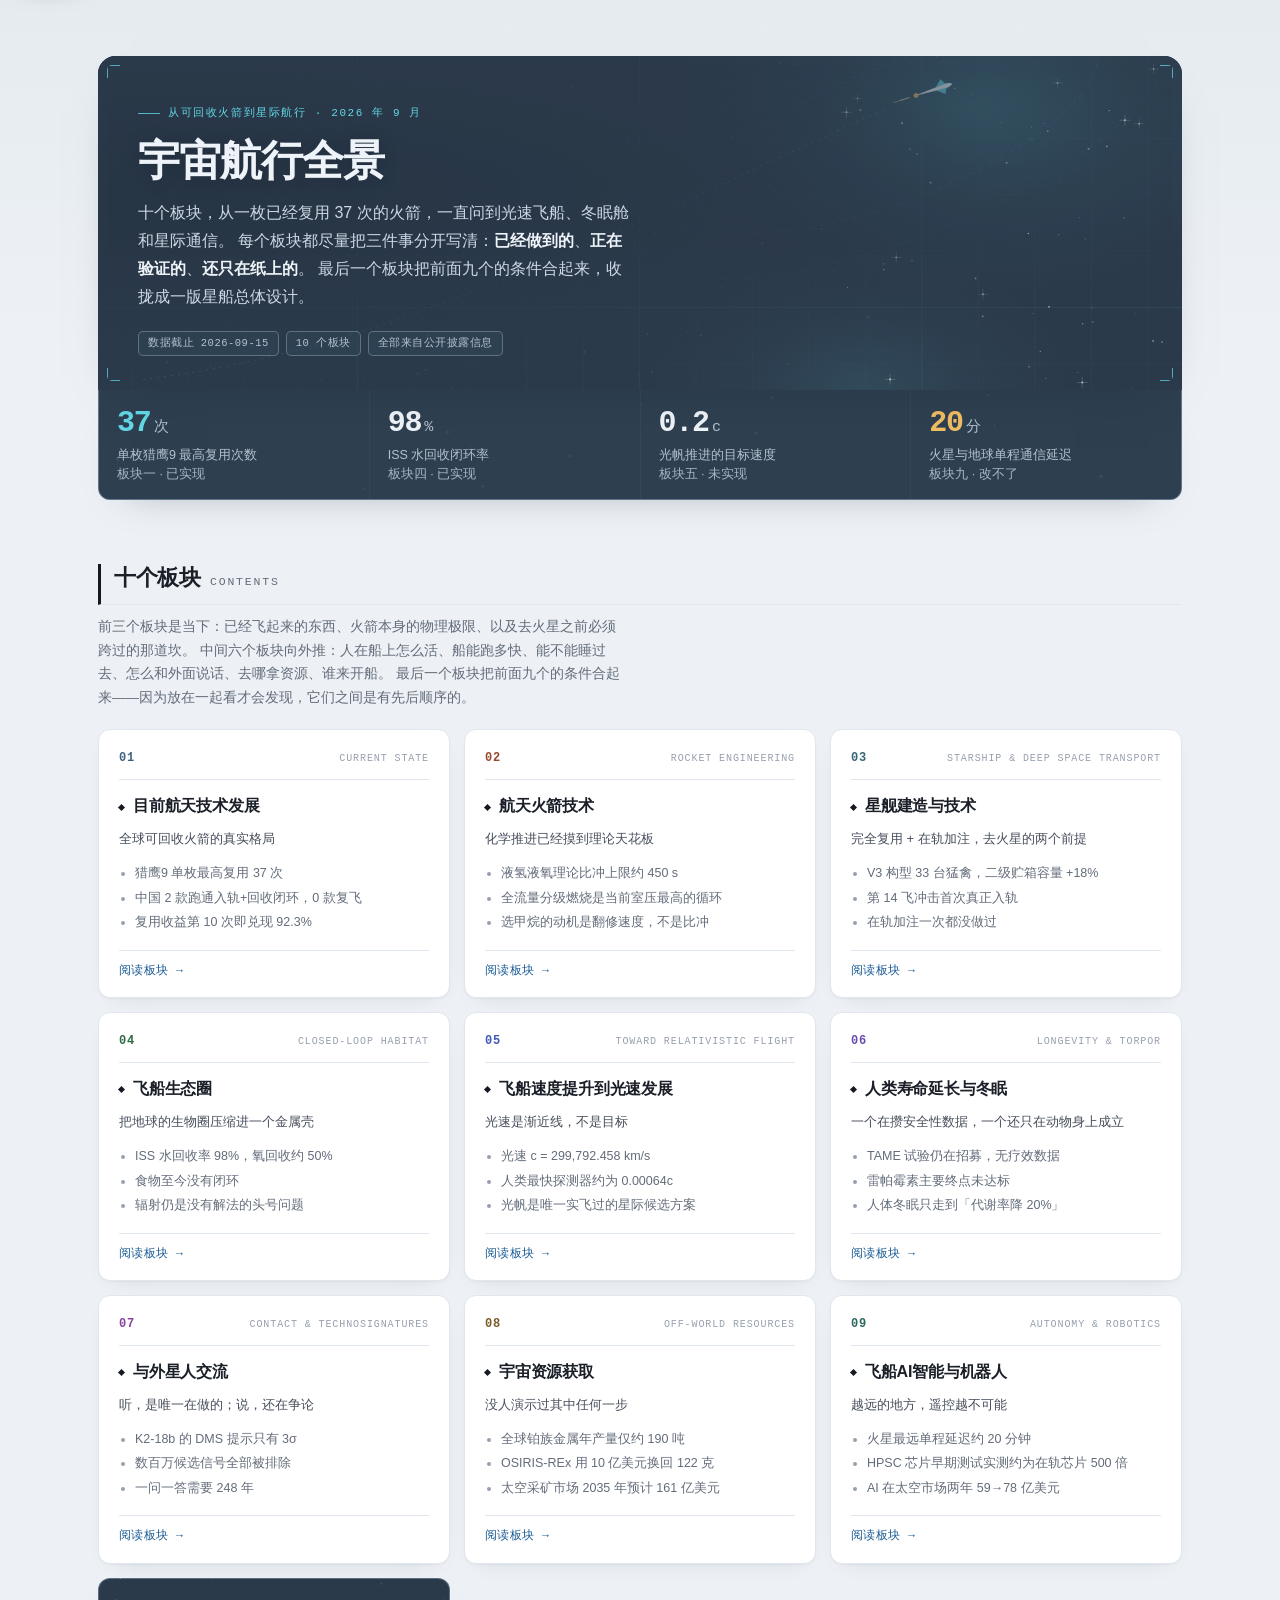
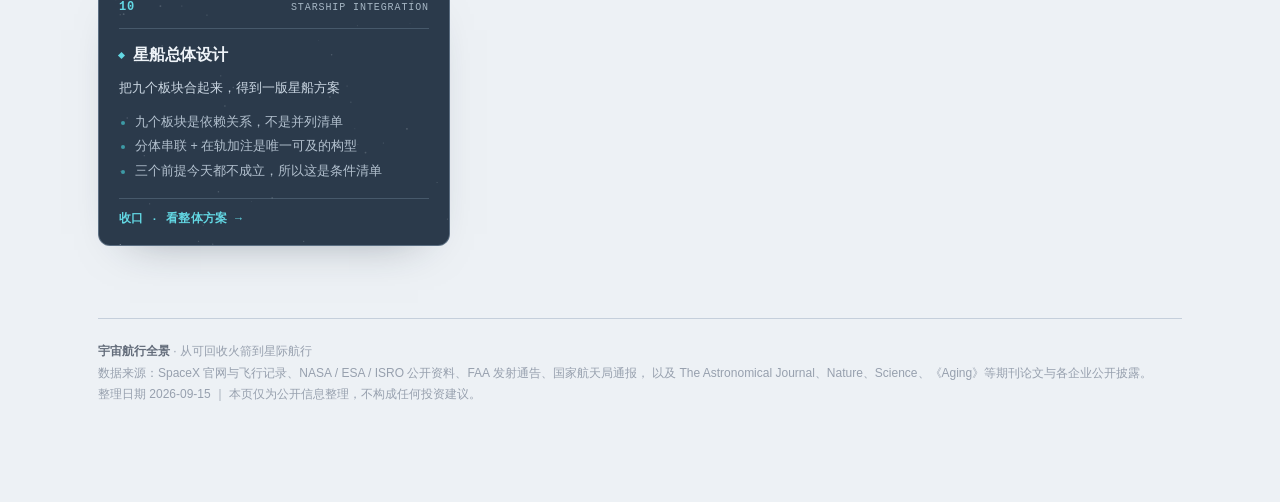
<file: index.html>
<!DOCTYPE html>
<html lang="zh-CN">
<head>
<meta charset="UTF-8">
<meta name="viewport" content="width=device-width, initial-scale=1.0, viewport-fit=cover">
<title>宇宙航行全景 · 2026 年 9 月</title>
<meta name="description" content="从可回收火箭到星际航行：目前航天技术发展、航天火箭技术、星舰建造、飞船生态圈、光速推进、寿命延长与冬眠、外星文明交流、宇宙资源获取、飞船AI与机器人，最后把九个板块的条件收拢成一版星船总体设计。">
<meta name="theme-color" content="#edf1f5">
<meta property="og:title" content="宇宙航行全景 · 2026 年 9 月">
<meta property="og:description" content="从可回收火箭到星际航行：目前航天技术发展、航天火箭技术、星舰建造、飞船生态圈、光速推进、寿命延长与冬眠、外星文明交流、宇宙资源获取、飞船AI与机器人，最后把九个板块的条件收拢成一版星船总体设计。">
<meta property="og:locale" content="zh_CN">
<meta property="og:type" content="website">
<link rel="icon" href="data:image/svg+xml,%3Csvg xmlns='http://www.w3.org/2000/svg' viewBox='0 0 32 32'%3E%3Crect width='32' height='32' rx='7' fill='%231c1c1a'/%3E%3Ccircle cx='16' cy='16' r='7.5' fill='none' stroke='%23fff' stroke-width='2'/%3E%3Cellipse cx='16' cy='16' rx='13' ry='4.6' fill='none' stroke='%23fff' stroke-width='1.6' transform='rotate(-28 16 16)'/%3E%3Ccircle cx='27' cy='9.5' r='2.4' fill='%23fff'/%3E%3C/svg%3E">
<link rel="stylesheet" href="assets/site.css">
<!-- 板块配色必须放在样式表**之后**：两者都是 :root，同优先级下后写的赢。
     放在前面会被 site.css 里的默认值覆盖掉（踩过：十个板块的首屏长得一模一样）。 -->
<style>
:root{
  --bd-ink:#3e6283;
  --bd-deep:#2b3a4b;
  --bd-wash:#e5ebef;
  --bd-glow:#63d8e4;
  --ly1:#316593;
  --ly2:#34659b;
  --ly3:#3766a5;
  --ly4:#3a66ae;
  --ly5:#3d66b7;
  --ly6:#4265c0;
  --sky:url(space.svg);
  --tile:url(space-tile.svg);
}
</style>
</head>
<body data-board="hub">

<a class="skip" href="#main">跳到正文</a>

<div id="progress"></div>

<div class="shell hub">

  <main class="main" id="main">

    <header class="hero hud">
      <div class="sky" aria-hidden="true"></div>
      <div class="hero-in">
        <div class="eyebrow">从可回收火箭到星际航行 · 2026 年 9 月</div>
        <h1>宇宙航行全景</h1>
        <p class="dek">十个板块，从一枚已经复用 37 次的火箭，一直问到光速飞船、冬眠舱和星际通信。
          每个板块都尽量把三件事分开写清：<b>已经做到的</b>、<b>正在验证的</b>、<b>还只在纸上的</b>。
          最后一个板块把前面九个的条件合起来，收拢成一版星船总体设计。</p>
        <div class="meta"><span>数据截止 2026-09-15</span>
          <span>10 个板块</span>
          <span>全部来自公开披露信息</span></div>
      </div>
      <div class="rail-line" aria-hidden="true"></div>
    </header>

    <div class="kpis">
      <div class="kpi hi">
        <div class="v"><span data-count="37">0</span><em>次</em></div>
        <div class="k">单枚猎鹰9 最高复用次数<br><span>板块一 · 已实现</span></div>
      </div>
      <div class="kpi">
        <div class="v"><span data-count="98">0</span><em>%</em></div>
        <div class="k">ISS 水回收闭环率<br><span>板块四 · 已实现</span></div>
      </div>
      <div class="kpi">
        <div class="v">0.2<em>c</em></div>
        <div class="k">光帆推进的目标速度<br><span>板块五 · 未实现</span></div>
      </div>
      <div class="kpi zero">
        <div class="v"><span data-count="20">0</span><em>分</em></div>
        <div class="k">火星与地球单程通信延迟<br><span>板块九 · 改不了</span></div>
      </div>
    </div>

    <section>
      <h2>十个板块<span class="en">Contents</span></h2>
      <p class="lead">前三个板块是当下：已经飞起来的东西、火箭本身的物理极限、以及去火星之前必须跨过的那道坎。
        中间六个板块向外推：人在船上怎么活、船能跑多快、能不能睡过去、怎么和外面说话、去哪拿资源、谁来开船。
        最后一个板块把前面九个的条件合起来——因为放在一起看才会发现，它们之间是有先后顺序的。</p>

      <div class="board-grid">
        <a class="board-card" data-board="current" style="--bd-ink:#3e6283" href="sections/01-current.html">
          <div class="bc-top"><span class="bc-num">01</span><span class="bc-en">Current State</span></div>
          <h3>目前航天技术发展</h3>
          <p class="bc-dek">全球可回收火箭的真实格局</p>
          <ul>
            <li>猎鹰9 单枚最高复用 37 次</li>
            <li>中国 2 款跑通入轨+回收闭环，0 款复飞</li>
            <li>复用收益第 10 次即兑现 92.3%</li>
          </ul>
          <span class="bc-go">阅读板块 →</span>
        </a>

        <a class="board-card" data-board="rocket-tech" style="--bd-ink:#984830" href="sections/02-rocket-tech.html">
          <div class="bc-top"><span class="bc-num">02</span><span class="bc-en">Rocket Engineering</span></div>
          <h3>航天火箭技术</h3>
          <p class="bc-dek">化学推进已经摸到理论天花板</p>
          <ul>
            <li>液氢液氧理论比冲上限约 450 s</li>
            <li>全流量分级燃烧是当前室压最高的循环</li>
            <li>选甲烷的动机是翻修速度，不是比冲</li>
          </ul>
          <span class="bc-go">阅读板块 →</span>
        </a>

        <a class="board-card" data-board="starship" style="--bd-ink:#366673" href="sections/03-starship.html">
          <div class="bc-top"><span class="bc-num">03</span><span class="bc-en">Starship &amp; Deep Space Transport</span></div>
          <h3>星舰建造与技术</h3>
          <p class="bc-dek">完全复用 + 在轨加注，去火星的两个前提</p>
          <ul>
            <li>V3 构型 33 台猛禽，二级贮箱容量 +18%</li>
            <li>第 14 飞冲击首次真正入轨</li>
            <li>在轨加注一次都没做过</li>
          </ul>
          <span class="bc-go">阅读板块 →</span>
        </a>

        <a class="board-card" data-board="biosphere" style="--bd-ink:#2e6a48" href="sections/04-biosphere.html">
          <div class="bc-top"><span class="bc-num">04</span><span class="bc-en">Closed-Loop Habitat</span></div>
          <h3>飞船生态圈</h3>
          <p class="bc-dek">把地球的生物圈压缩进一个金属壳</p>
          <ul>
            <li>ISS 水回收率 98%，氧回收约 50%</li>
            <li>食物至今没有闭环</li>
            <li>辐射仍是没有解法的头号问题</li>
          </ul>
          <span class="bc-go">阅读板块 →</span>
        </a>

        <a class="board-card" data-board="lightspeed" style="--bd-ink:#4058b8" href="sections/05-lightspeed.html">
          <div class="bc-top"><span class="bc-num">05</span><span class="bc-en">Toward Relativistic Flight</span></div>
          <h3>飞船速度提升到光速发展</h3>
          <p class="bc-dek">光速是渐近线，不是目标</p>
          <ul>
            <li>光速 c = 299,792.458 km/s</li>
            <li>人类最快探测器约为 0.00064c</li>
            <li>光帆是唯一实飞过的星际候选方案</li>
          </ul>
          <span class="bc-go">阅读板块 →</span>
        </a>

        <a class="board-card" data-board="lifespan" style="--bd-ink:#6b4cb2" href="sections/06-lifespan.html">
          <div class="bc-top"><span class="bc-num">06</span><span class="bc-en">Longevity &amp; Torpor</span></div>
          <h3>人类寿命延长与冬眠</h3>
          <p class="bc-dek">一个在攒安全性数据，一个还只在动物身上成立</p>
          <ul>
            <li>TAME 试验仍在招募，无疗效数据</li>
            <li>雷帕霉素主要终点未达标</li>
            <li>人体冬眠只走到「代谢率降 20%」</li>
          </ul>
          <span class="bc-go">阅读板块 →</span>
        </a>

        <a class="board-card" data-board="contact" style="--bd-ink:#8741a0" href="sections/07-contact.html">
          <div class="bc-top"><span class="bc-num">07</span><span class="bc-en">Contact &amp; Technosignatures</span></div>
          <h3>与外星人交流</h3>
          <p class="bc-dek">听，是唯一在做的；说，还在争论</p>
          <ul>
            <li>K2-18b 的 DMS 提示只有 3σ</li>
            <li>数百万候选信号全部被排除</li>
            <li>一问一答需要 248 年</li>
          </ul>
          <span class="bc-go">阅读板块 →</span>
        </a>

        <a class="board-card" data-board="resources" style="--bd-ink:#7c5929" href="sections/08-resources.html">
          <div class="bc-top"><span class="bc-num">08</span><span class="bc-en">Off-World Resources</span></div>
          <h3>宇宙资源获取</h3>
          <p class="bc-dek">没人演示过其中任何一步</p>
          <ul>
            <li>全球铂族金属年产量仅约 190 吨</li>
            <li>OSIRIS-REx 用 10 亿美元换回 122 克</li>
            <li>太空采矿市场 2035 年预计 161 亿美元</li>
          </ul>
          <span class="bc-go">阅读板块 →</span>
        </a>

        <a class="board-card" data-board="ai-robots" style="--bd-ink:#2d695f" href="sections/09-ai-robots.html">
          <div class="bc-top"><span class="bc-num">09</span><span class="bc-en">Autonomy &amp; Robotics</span></div>
          <h3>飞船AI智能与机器人</h3>
          <p class="bc-dek">越远的地方，遥控越不可能</p>
          <ul>
            <li>火星最远单程延迟约 20 分钟</li>
            <li>HPSC 芯片早期测试实测约为在轨芯片 500 倍</li>
            <li>AI 在太空市场两年 59→78 亿美元</li>
          </ul>
          <span class="bc-go">阅读板块 →</span>
        </a>

        <a class="board-card capstone" data-board="integration" style="--bd-ink:#4f607b" href="sections/10-integration.html">
          <div class="bc-top"><span class="bc-num">10</span><span class="bc-en">Starship Integration</span></div>
          <h3>星船总体设计</h3>
          <p class="bc-dek">把九个板块合起来，得到一版星船方案</p>
          <ul>
            <li>九个板块是依赖关系，不是并列清单</li>
            <li>分体串联 + 在轨加注是唯一可及的构型</li>
            <li>三个前提今天都不成立，所以这是条件清单</li>
          </ul>
          <span class="bc-go">收口 · 看整体方案 →</span>
        </a>
      </div>
    </section>

    <footer>
      <b>宇宙航行全景</b> · 从可回收火箭到星际航行<br>
      数据来源：SpaceX 官网与飞行记录、NASA / ESA / ISRO 公开资料、FAA 发射通告、国家航天局通报，
      以及 The Astronomical Journal、Nature、Science、《Aging》等期刊论文与各企业公开披露。<br>
      整理日期 2026-09-15 ｜ 本页仅为公开信息整理，不构成任何投资建议。
    </footer>

  </main>
</div>

<button id="totop" type="button" aria-label="回到顶部">
  <svg width="16" height="16" viewBox="0 0 16 16" fill="none" aria-hidden="true">
    <path d="M8 13V3M8 3L3.5 7.5M8 3l4.5 4.5" stroke="currentColor" stroke-width="1.6" stroke-linecap="round" stroke-linejoin="round"/>
  </svg>
</button>

<script src="assets/site.js"></script>
</body>
</html>
</file>
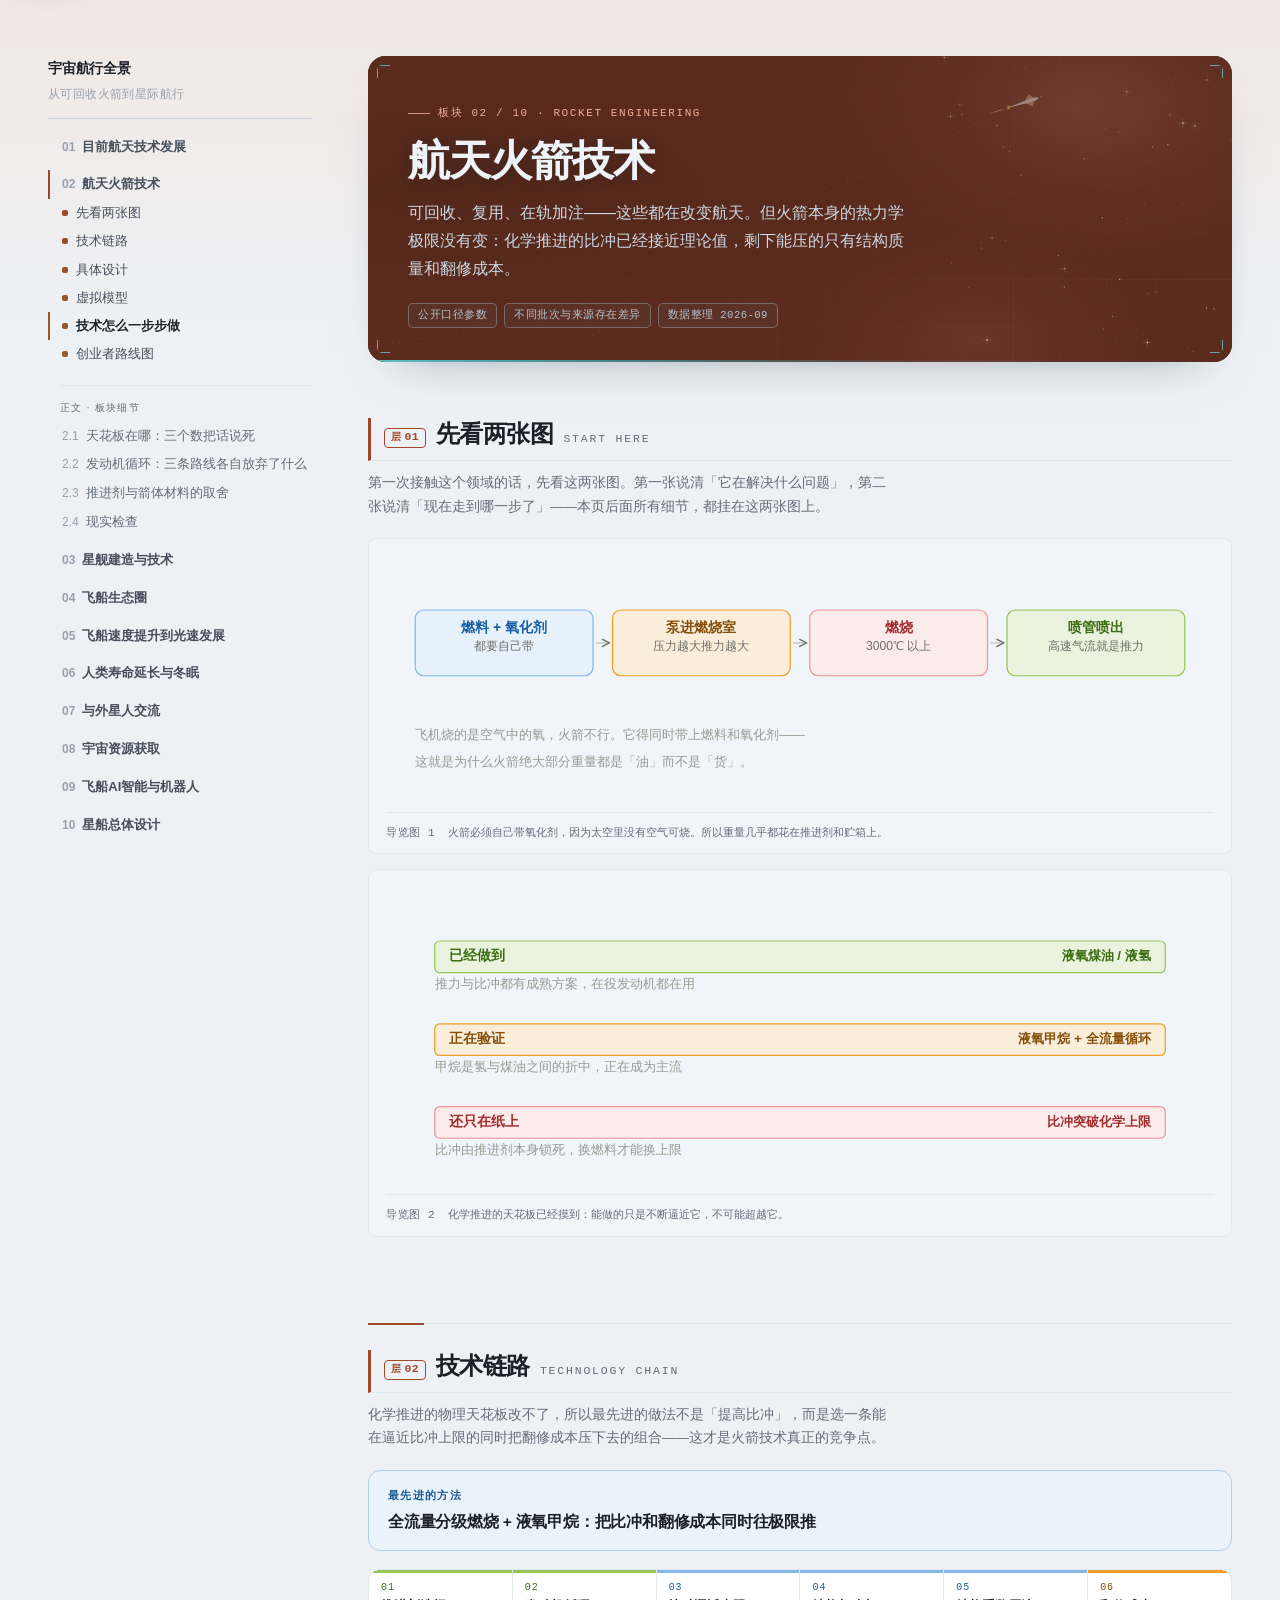
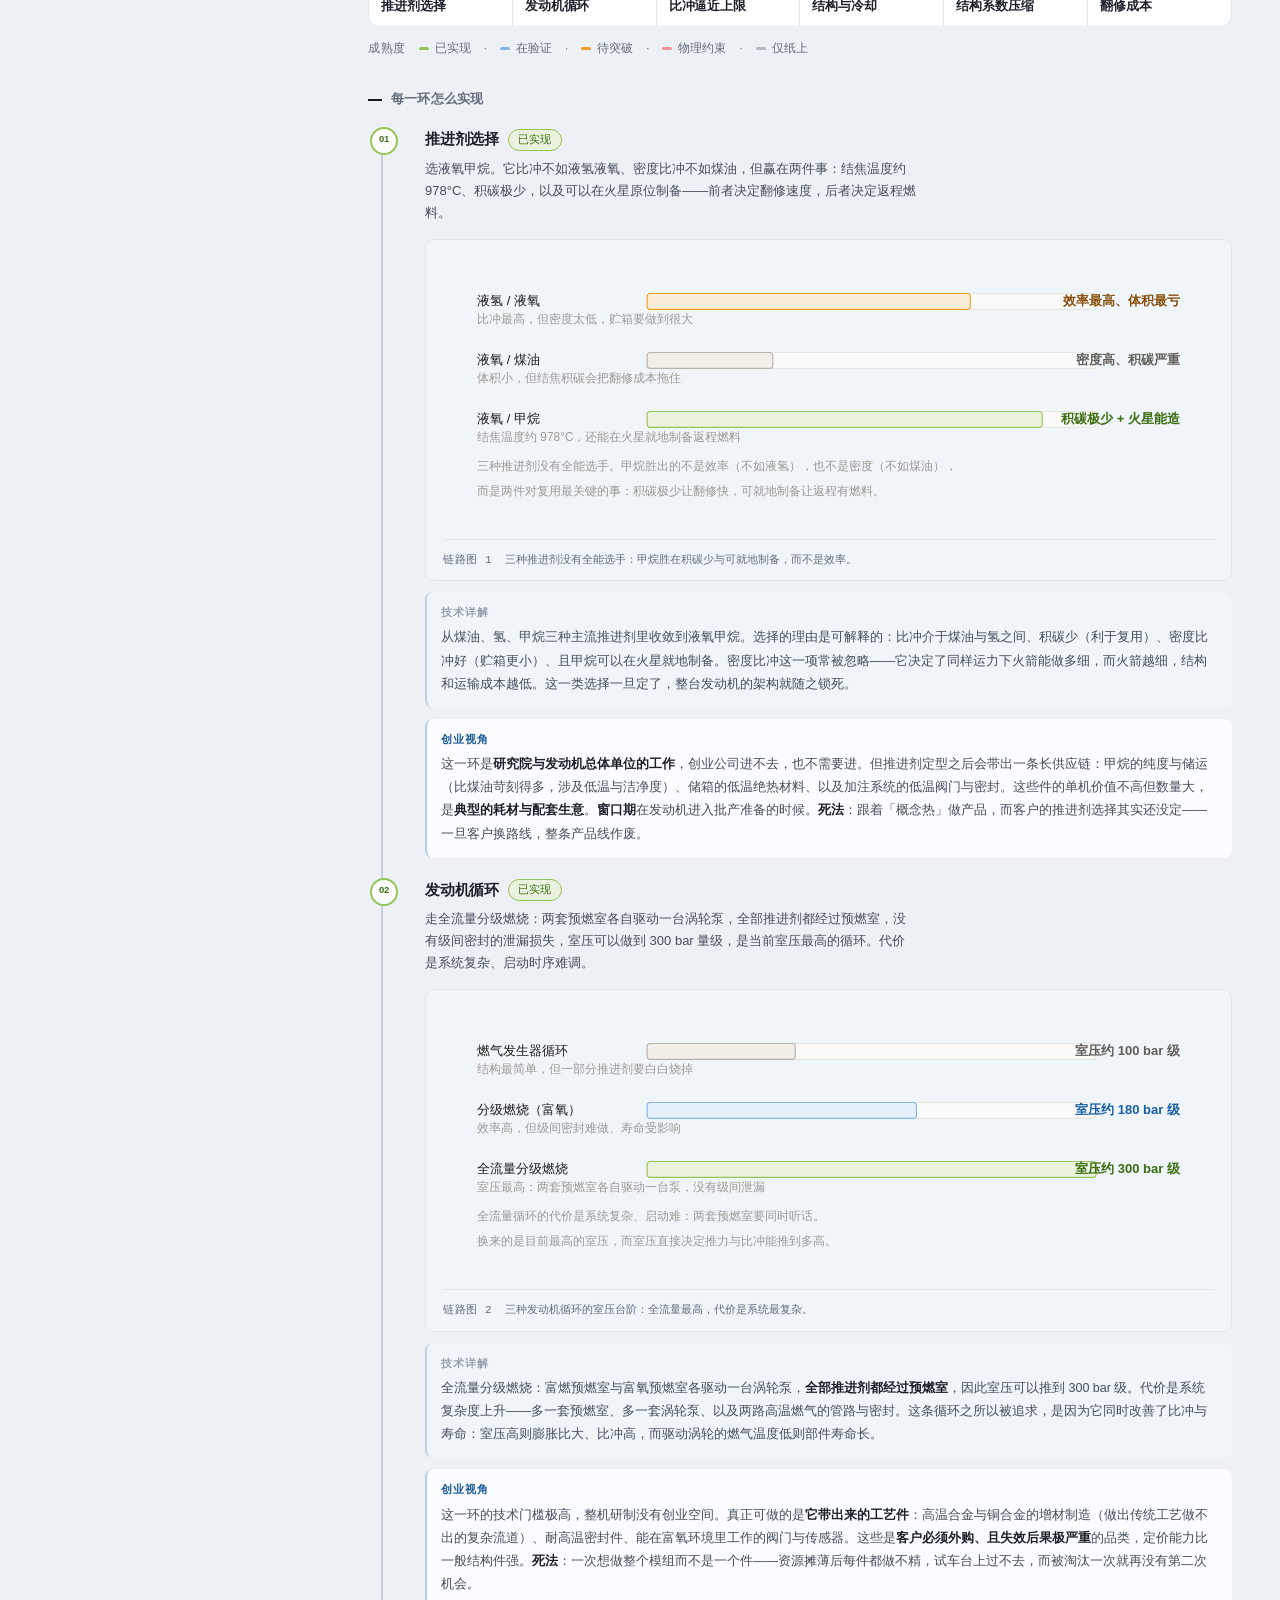
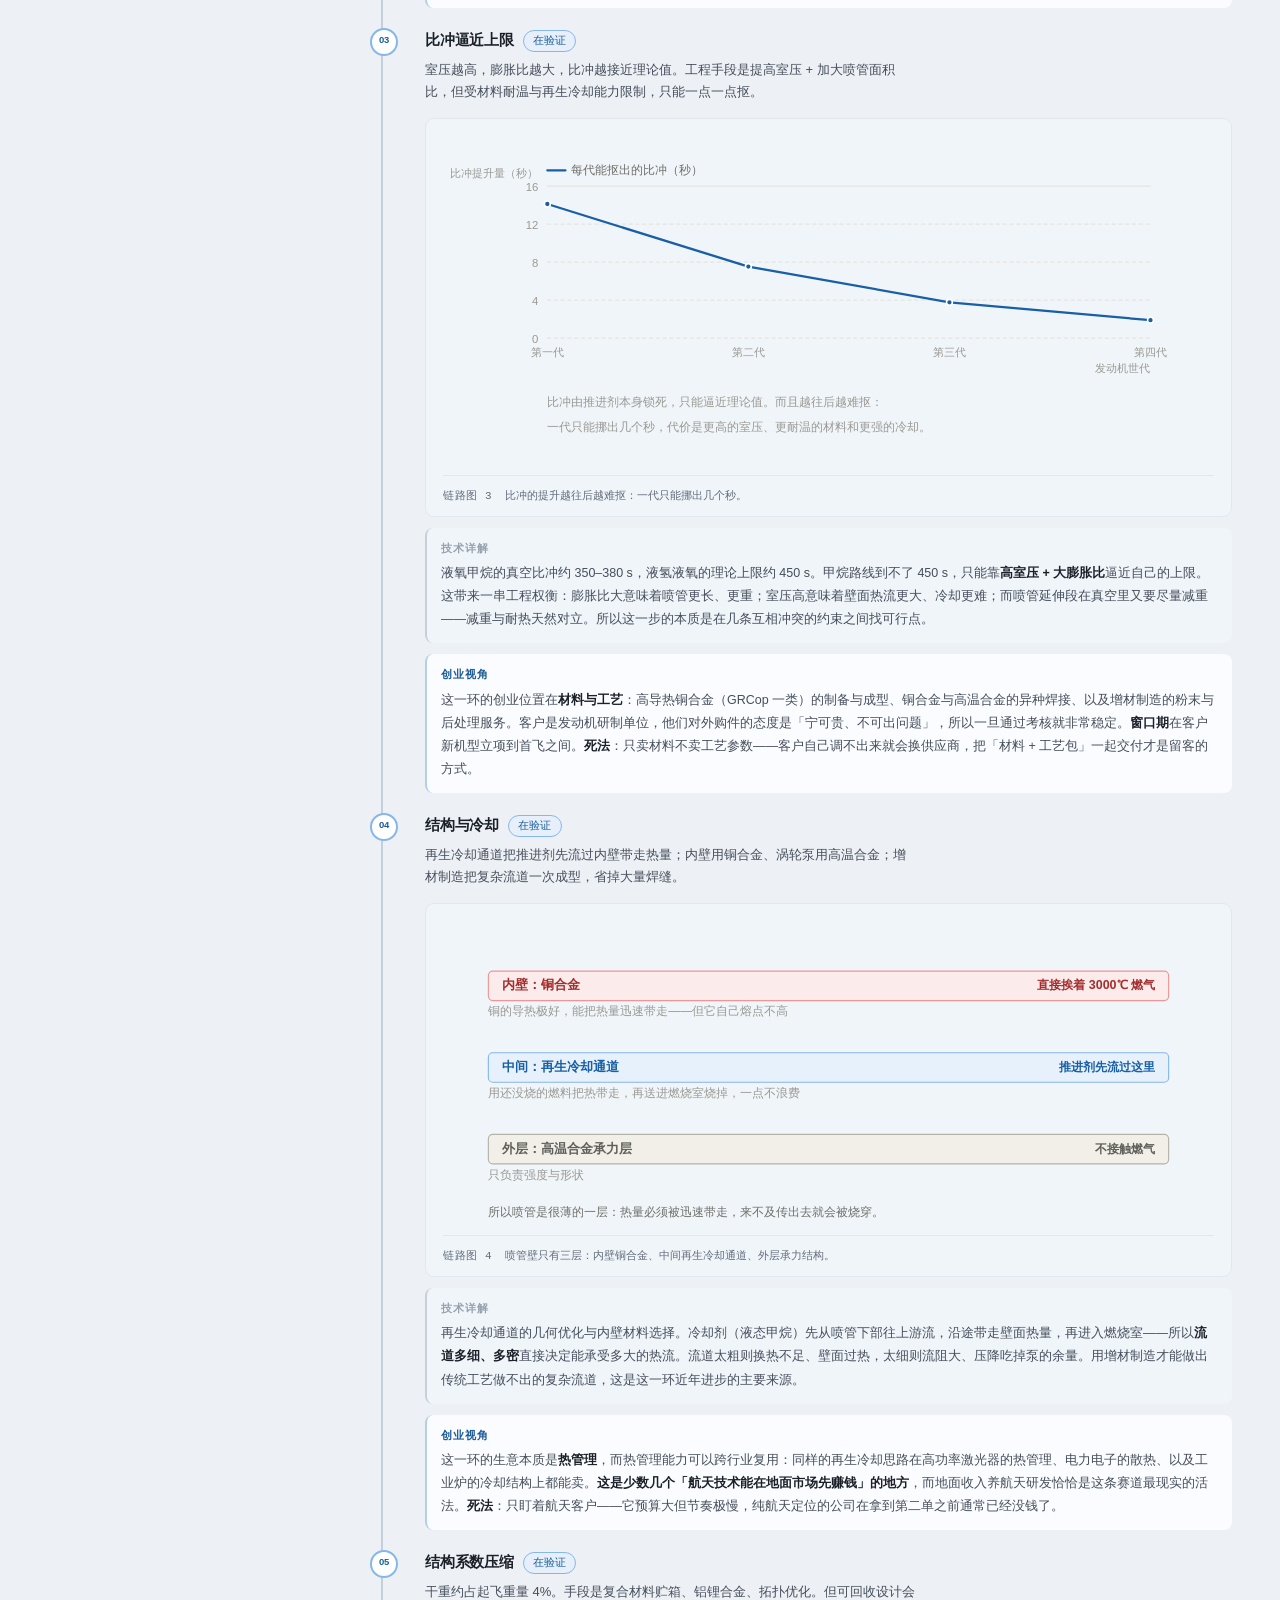
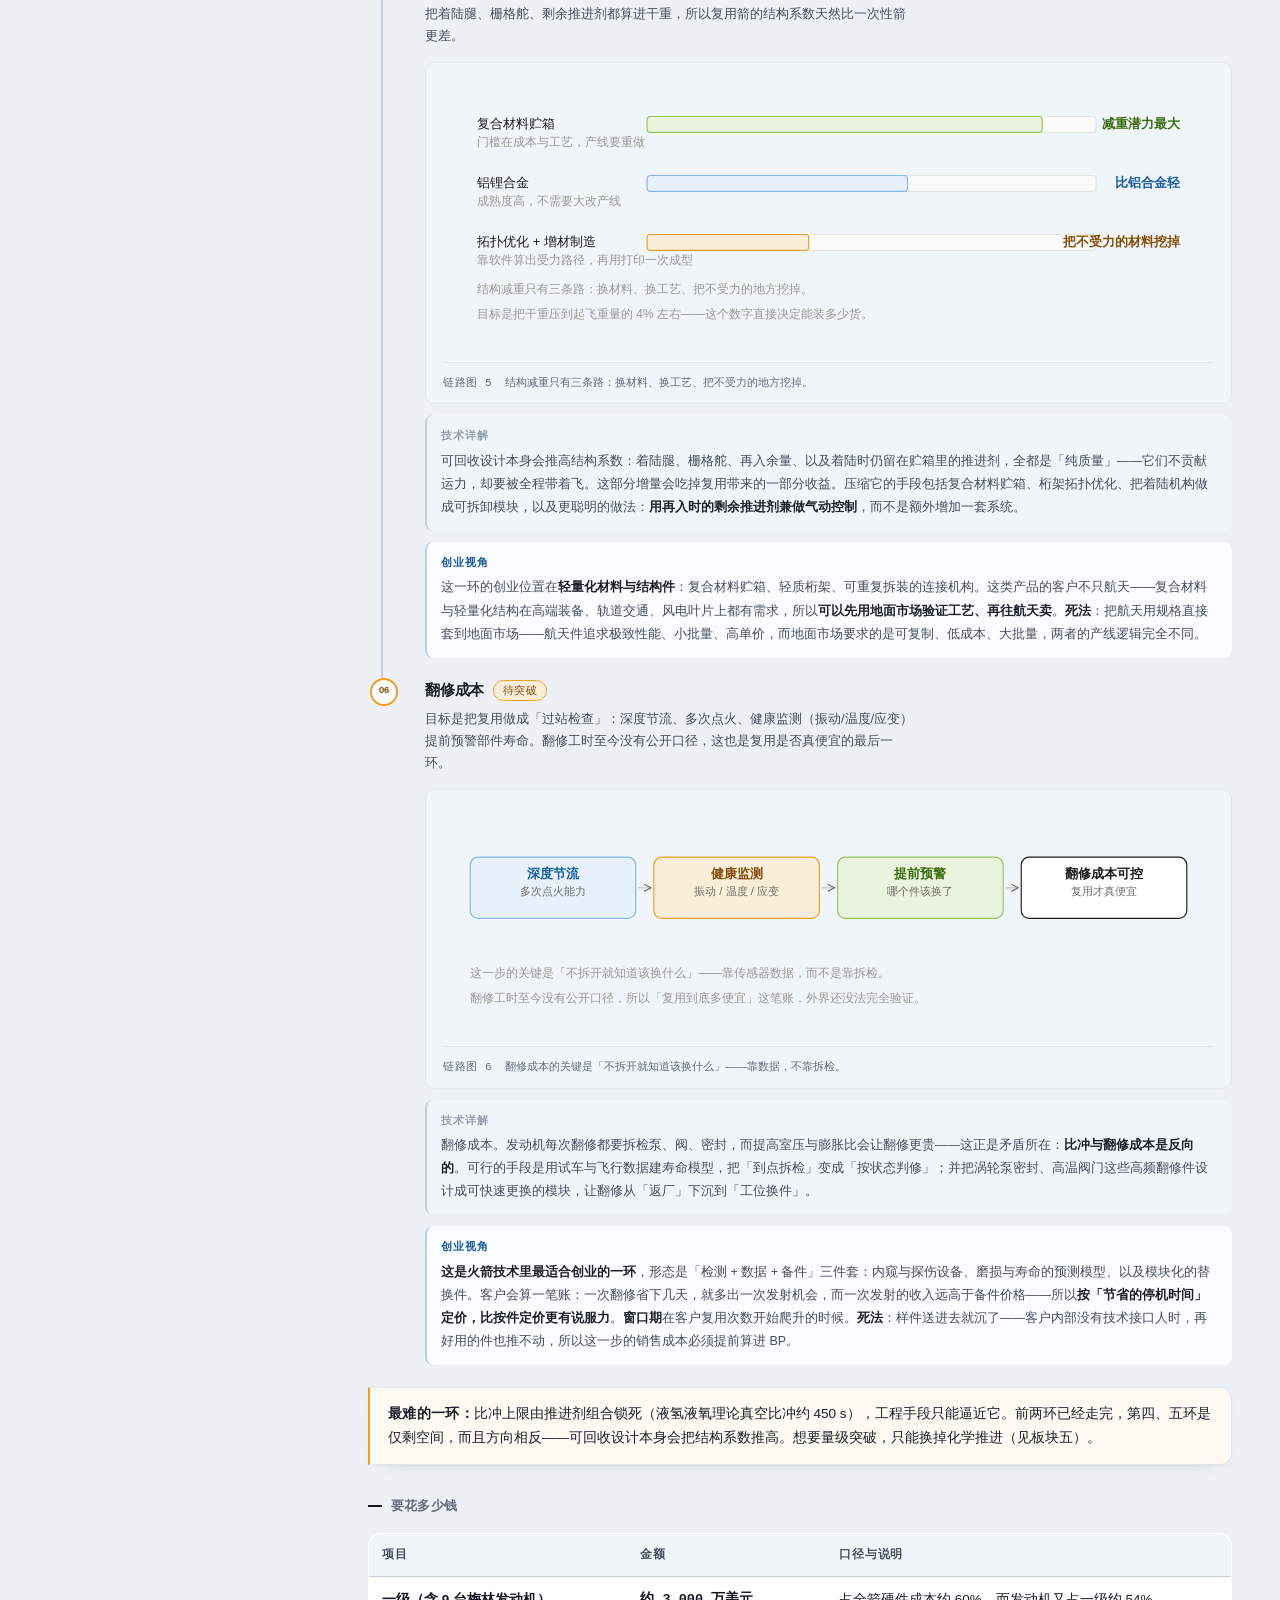
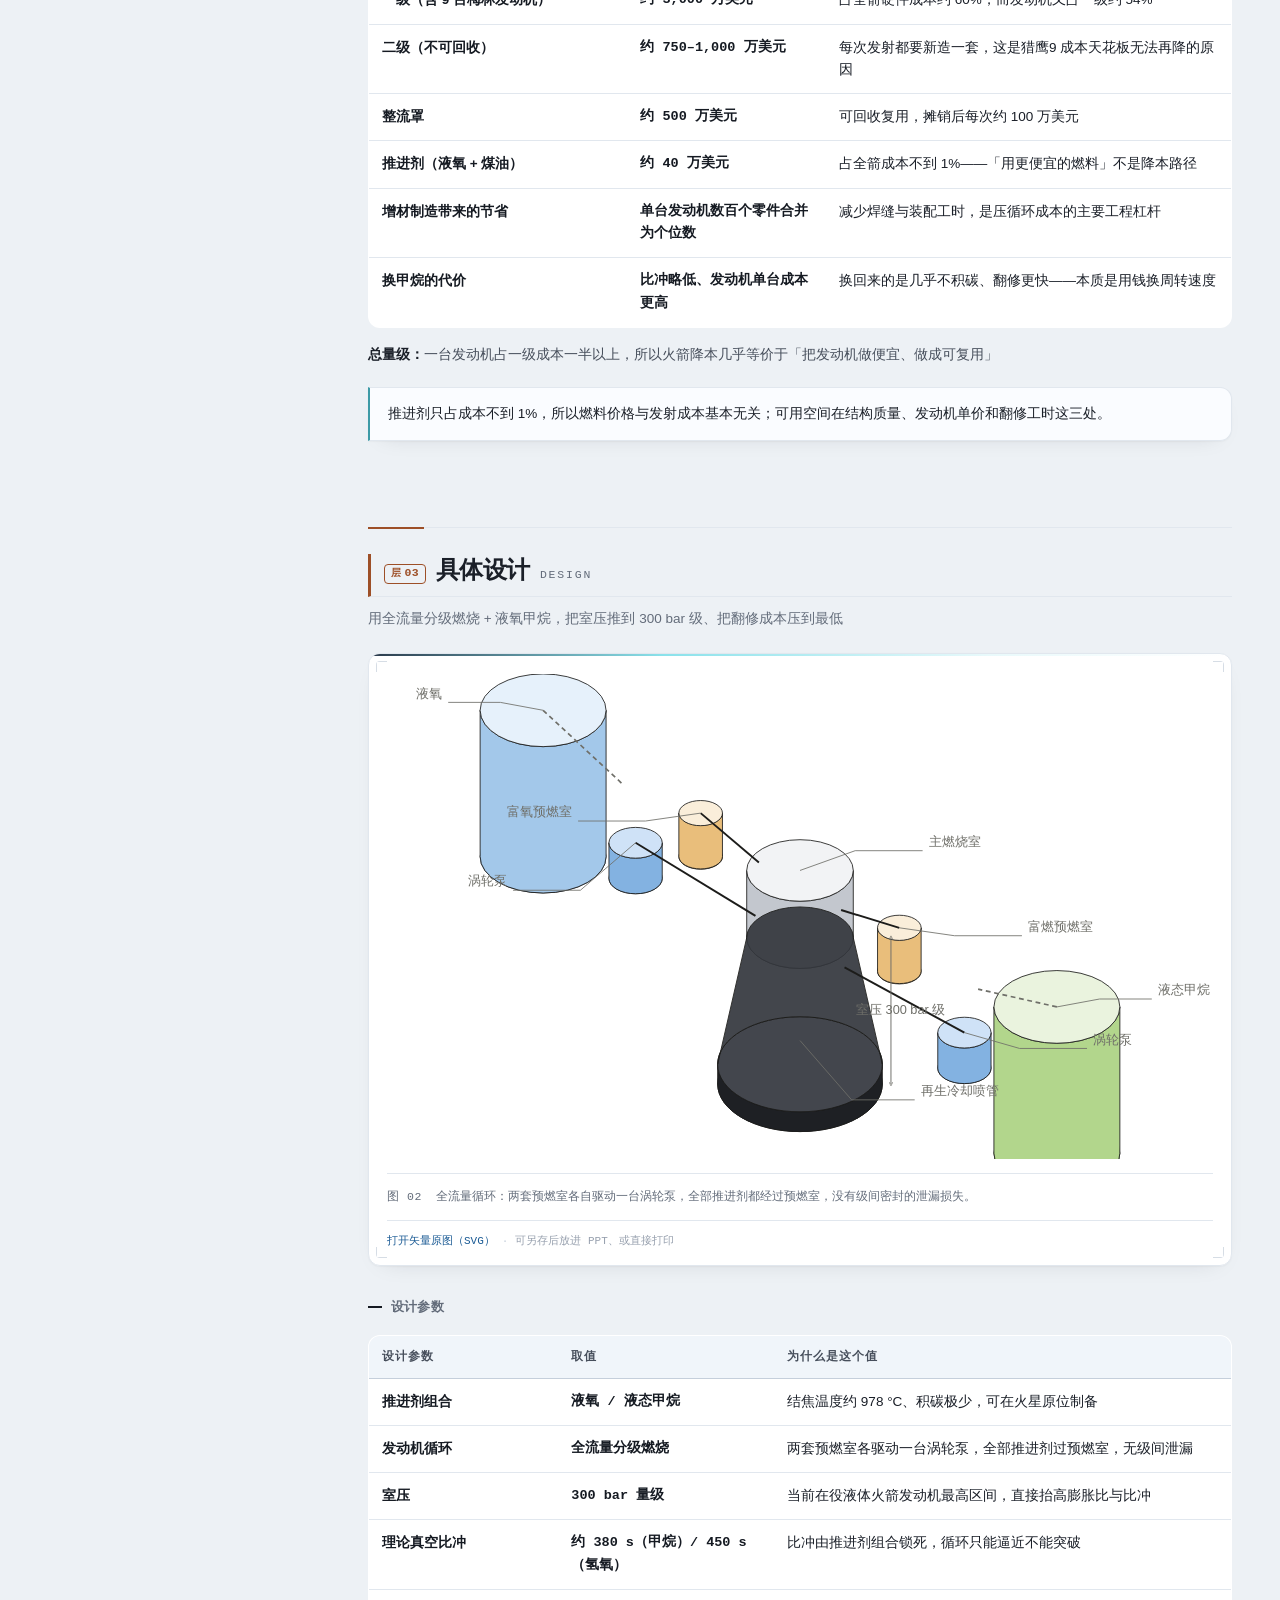
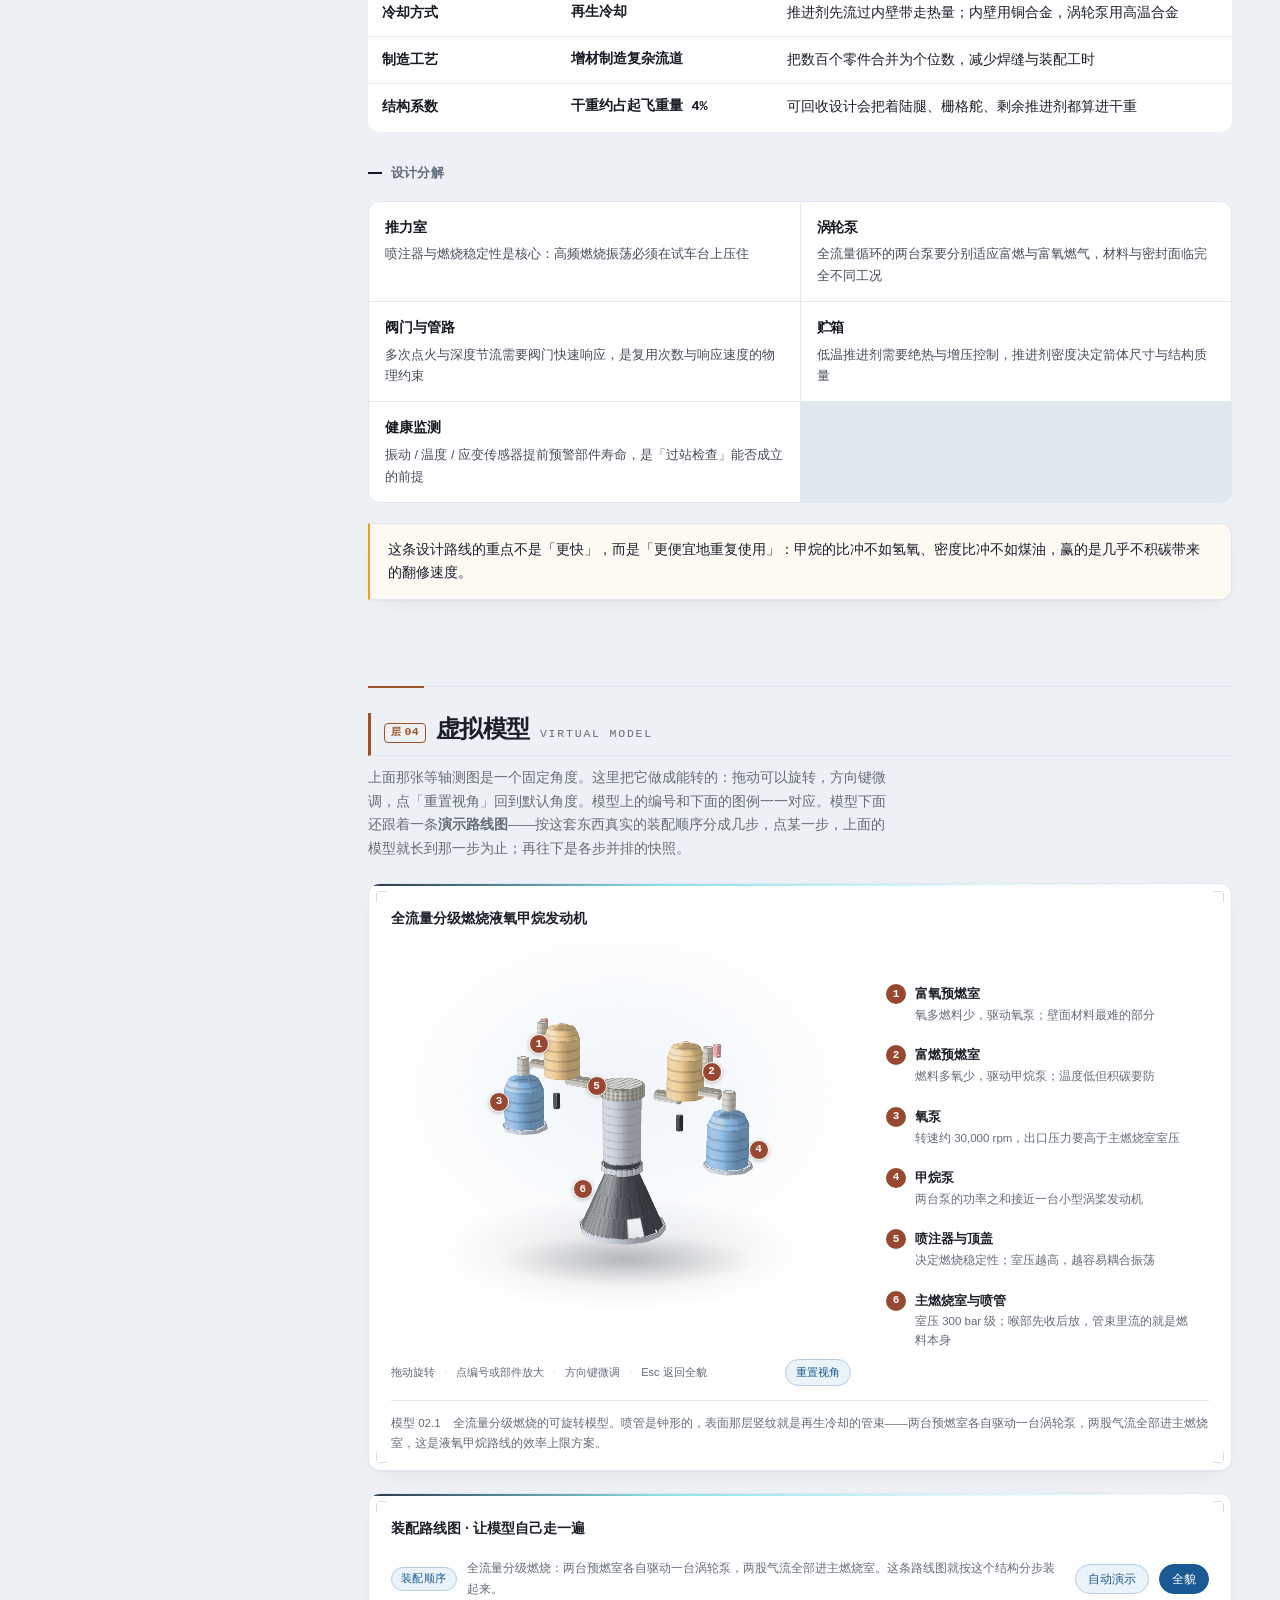
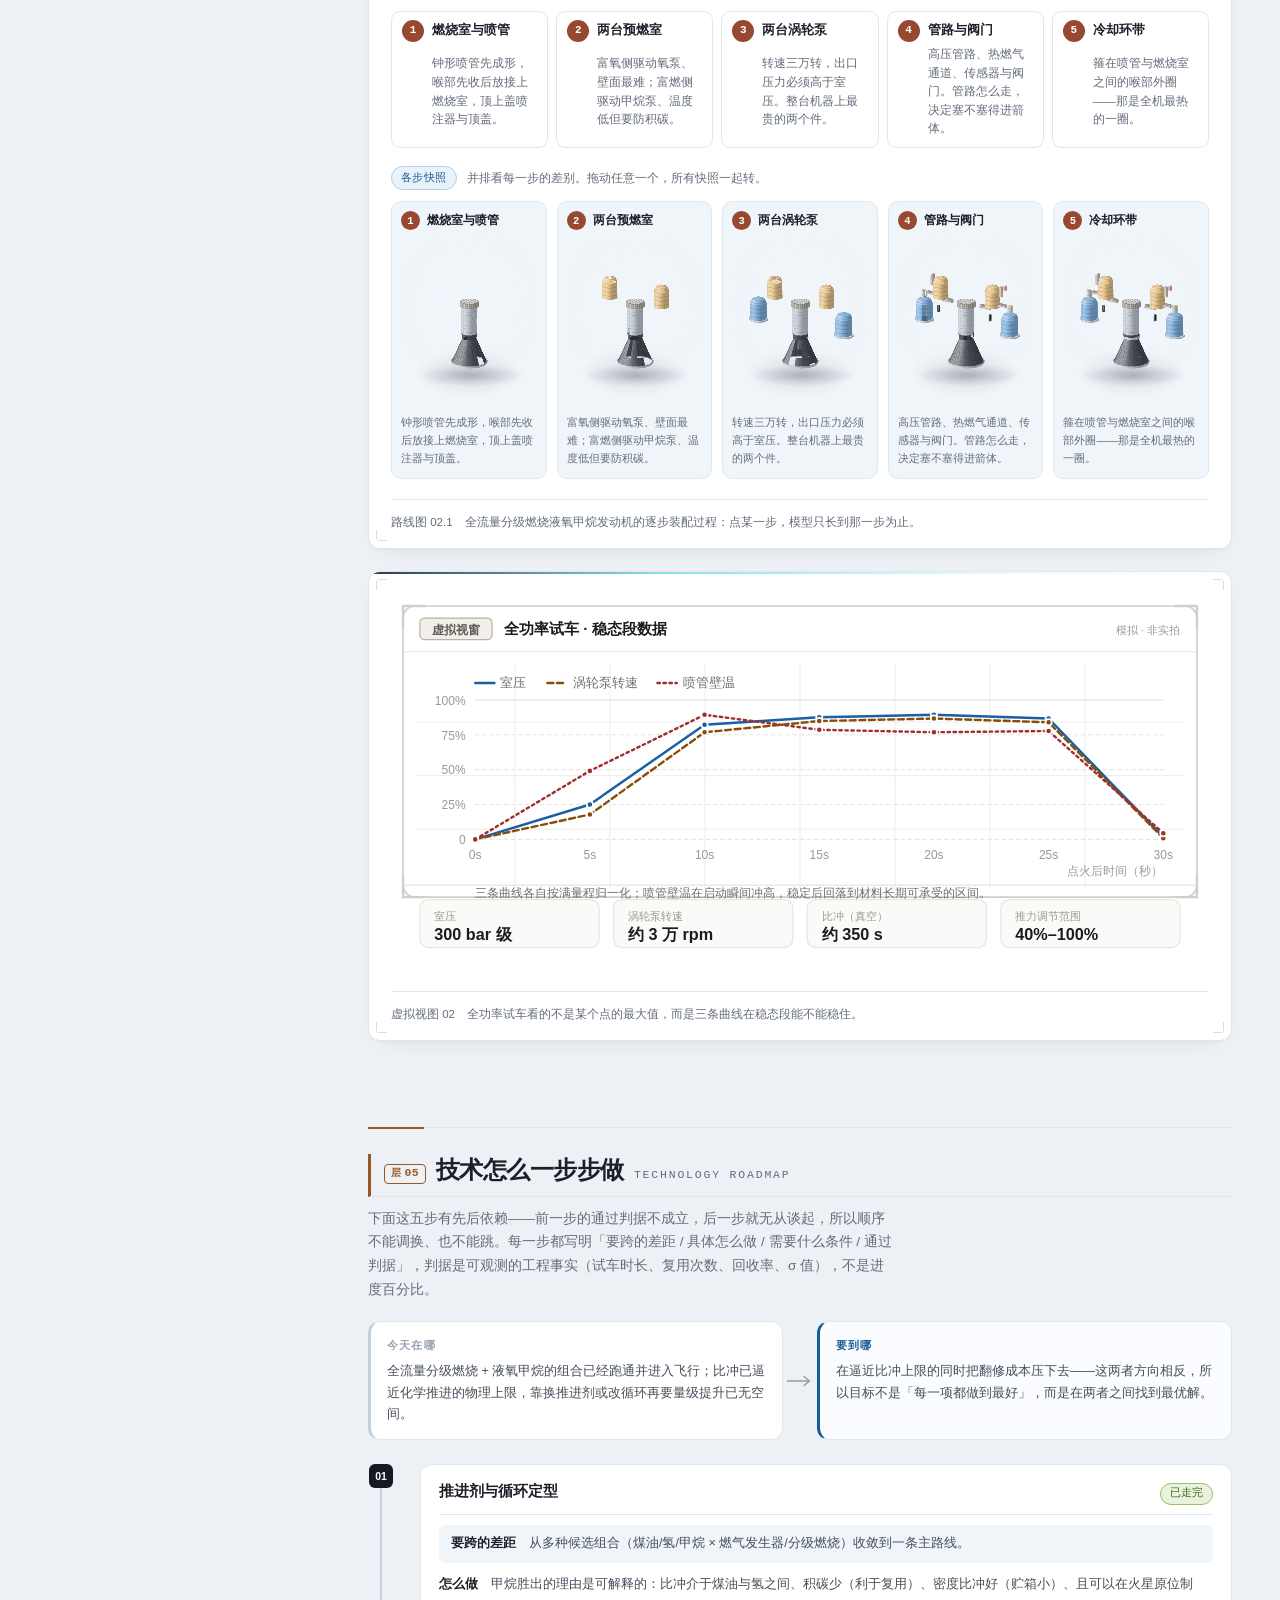
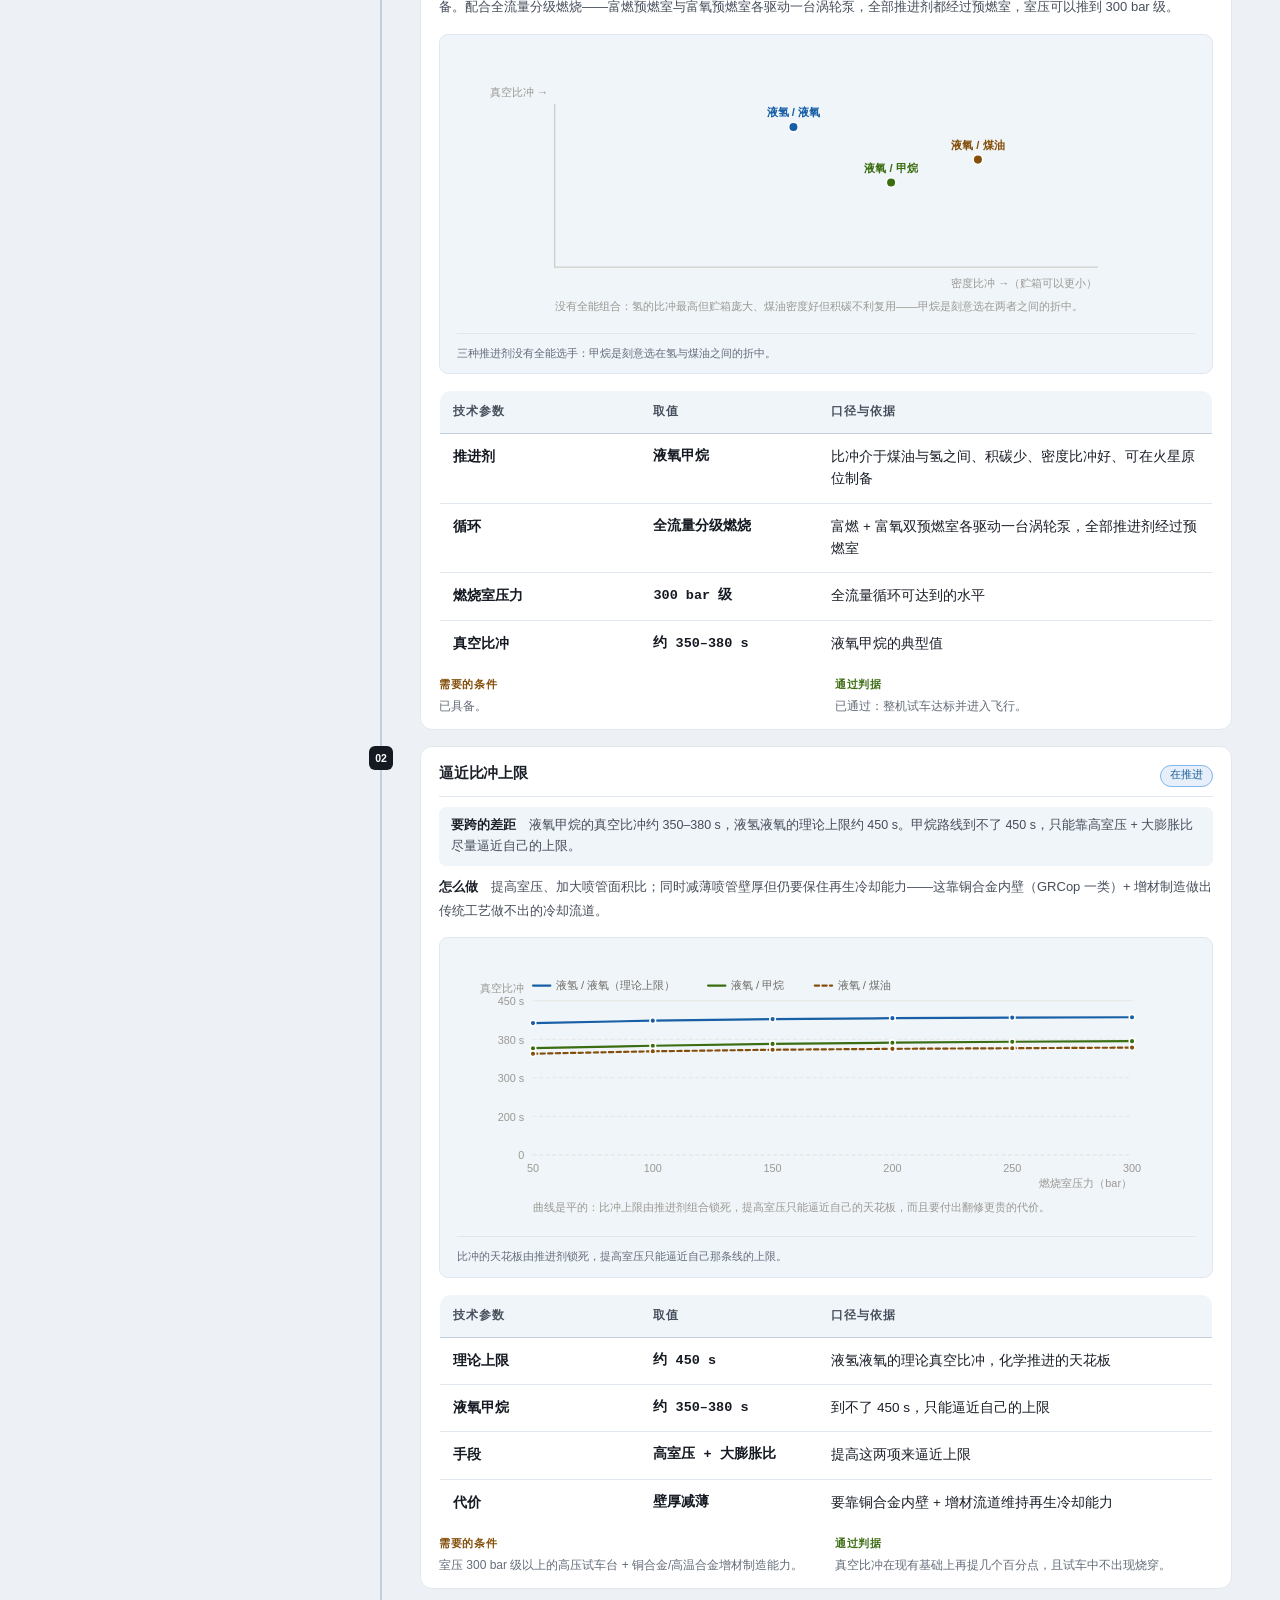
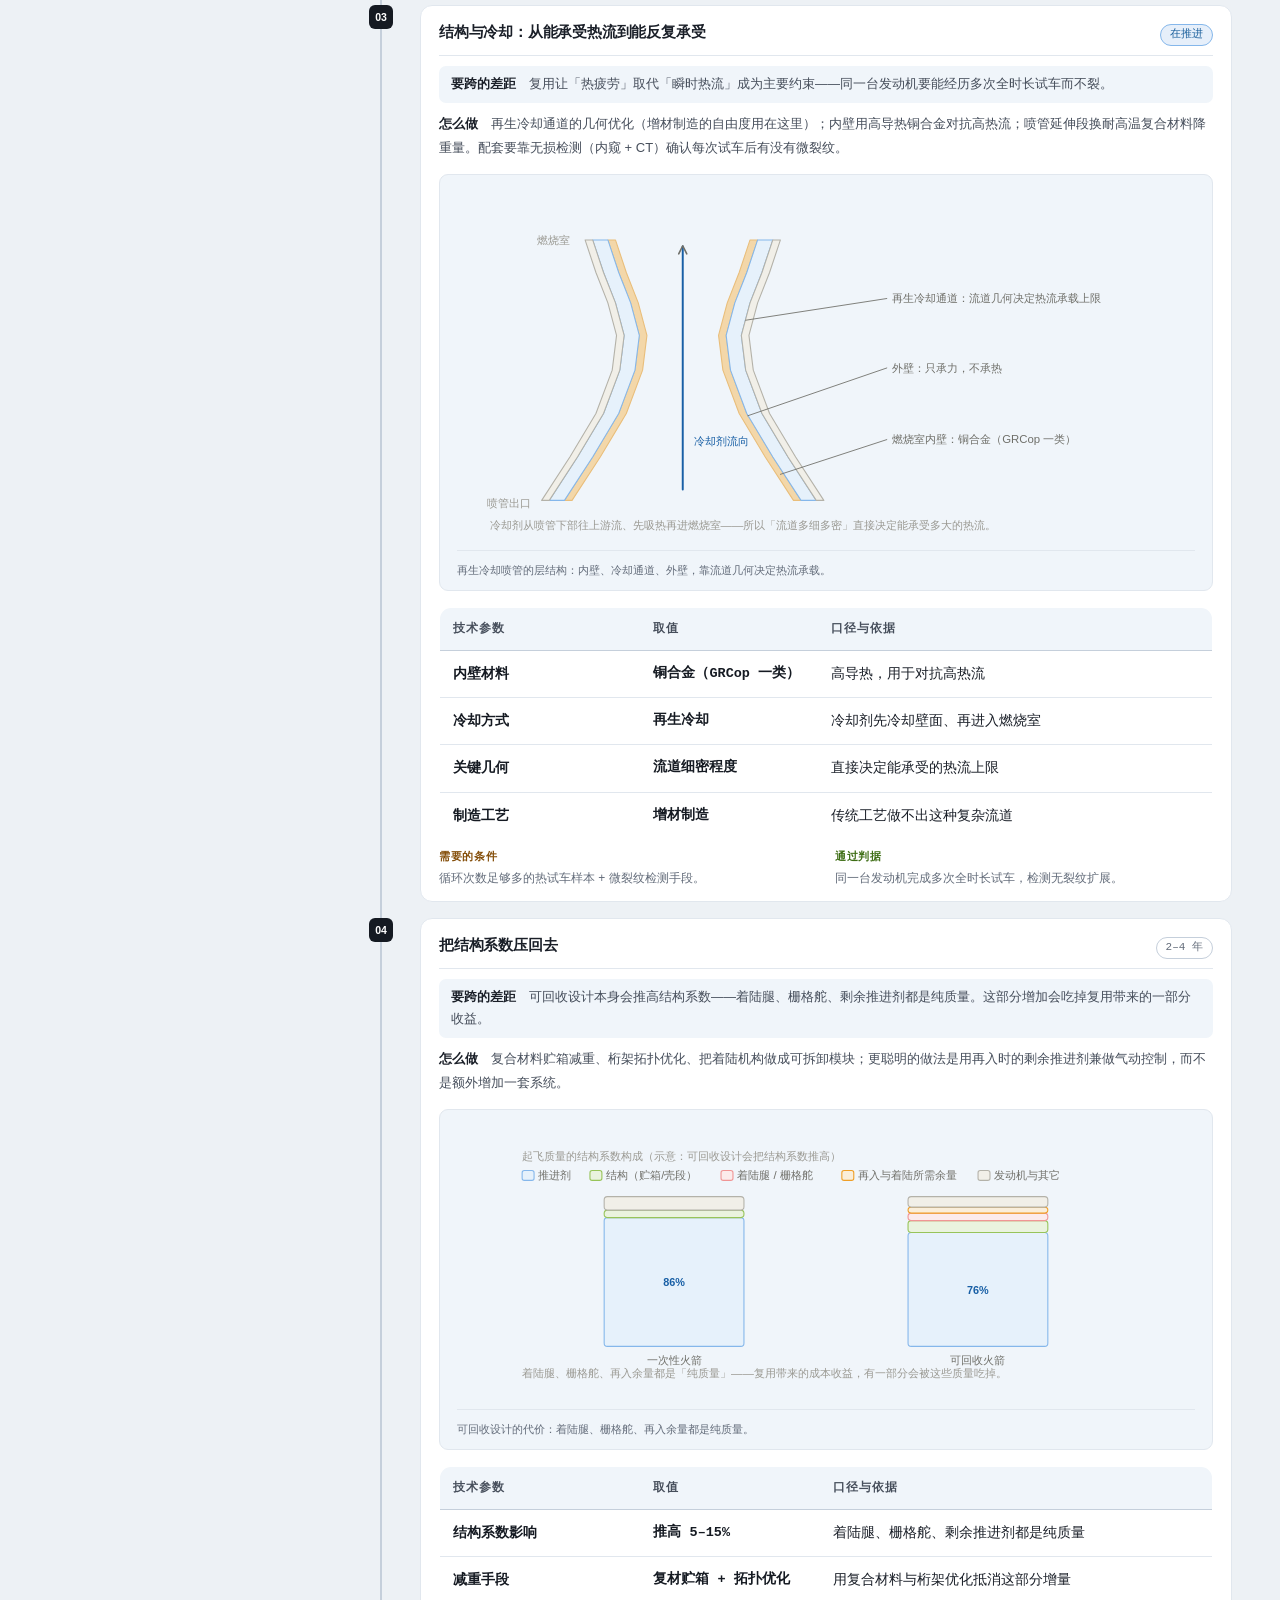
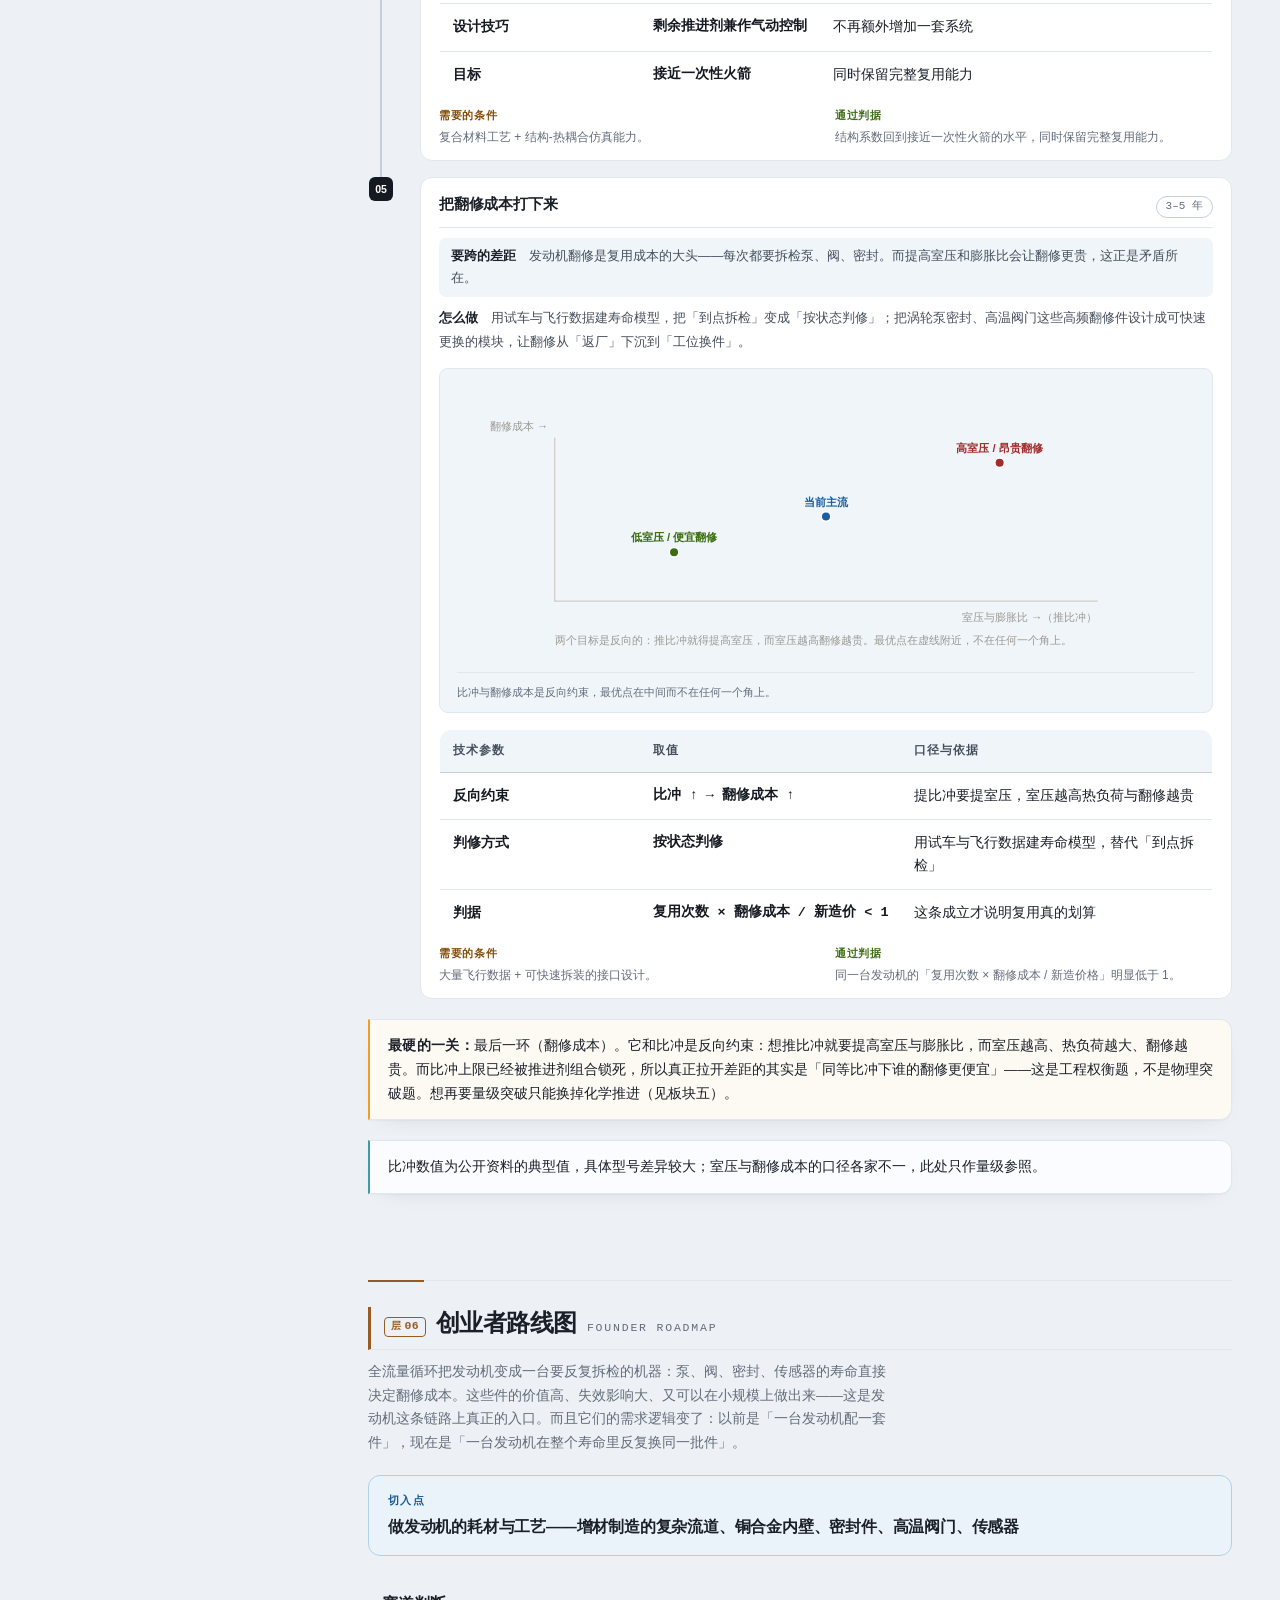
<file: sections/02-rocket-tech.html>
<!DOCTYPE html>
<html lang="zh-CN">
<head>
<meta charset="UTF-8">
<meta name="viewport" content="width=device-width, initial-scale=1.0, viewport-fit=cover">
<title>航天火箭技术 · 宇宙航行全景</title>
<meta name="description" content="化学推进已经摸到理论天花板。可回收、复用、在轨加注——这些都在改变航天。但火箭本身的热力学极限没有变：化学推进的比冲已经接近理论值，剩下能压的只有结构质量和翻修成本。">
<meta name="theme-color" content="#edf1f5">
<meta property="og:title" content="航天火箭技术 · 宇宙航行全景">
<meta property="og:description" content="化学推进已经摸到理论天花板。可回收、复用、在轨加注——这些都在改变航天。但火箭本身的热力学极限没有变：化学推进的比冲已经接近理论值，剩下能压的只有结构质量和翻修成本。">
<meta property="og:locale" content="zh_CN">
<meta property="og:type" content="article">
<link rel="icon" href="data:image/svg+xml,%3Csvg xmlns='http://www.w3.org/2000/svg' viewBox='0 0 32 32'%3E%3Crect width='32' height='32' rx='7' fill='%231c1c1a'/%3E%3Ccircle cx='16' cy='16' r='7.5' fill='none' stroke='%23fff' stroke-width='2'/%3E%3Cellipse cx='16' cy='16' rx='13' ry='4.6' fill='none' stroke='%23fff' stroke-width='1.6' transform='rotate(-28 16 16)'/%3E%3Ccircle cx='27' cy='9.5' r='2.4' fill='%23fff'/%3E%3C/svg%3E">
<link rel="stylesheet" href="../assets/site.css">
<!-- 板块配色必须放在样式表**之后**：两者都是 :root，同优先级下后写的赢。
     放在前面会被 site.css 里的默认值覆盖掉（踩过：十个板块的首屏长得一模一样）。 -->
<style>
:root{
  --bd-ink:#984830;
  --bd-deep:#5b2b1d;
  --bd-wash:#f2e8e4;
  --bd-glow:#edaf9b;
  --ly1:#a24529;
  --ly2:#a04a28;
  --ly3:#9d4f27;
  --ly4:#9b5427;
  --ly5:#985826;
  --ly6:#975c26;
  --sky:url(space-rocket-tech.svg);
  --tile:url(space-tile-rocket-tech.svg);
}
</style>
</head>
<body data-board="rocket-tech">

<a class="skip" href="#main">跳到正文</a>

<div id="progress"></div>

<nav class="topnav" aria-label="板块导航">
  <div class="inner">
    <a href="../index.html">首页</a>
    <a href="01-current.html">目前航天</a>
    <a href="02-rocket-tech.html" class="active" aria-current="page">火箭技术</a>
    <a href="03-starship.html">星舰建造</a>
    <a href="04-biosphere.html">飞船生态圈</a>
    <a href="05-lightspeed.html">光速推进</a>
    <a href="06-lifespan.html">寿命与冬眠</a>
    <a href="07-contact.html">外星交流</a>
    <a href="08-resources.html">宇宙资源</a>
    <a href="09-ai-robots.html">AI 与机器人</a>
    <a href="10-integration.html">星船设计</a>
  </div>
</nav>

<div class="shell">

  <!-- ================= 侧栏目录 ================= -->
  <aside class="rail">
    <a class="brand" href="../index.html">
      宇宙航行全景
      <small>从可回收火箭到星际航行</small>
    </a>
    <nav aria-label="目录">
      <a class="bo" href="01-current.html"><span class="n">01</span>目前航天技术发展</a>
      <a class="bo active" href="02-rocket-tech.html" aria-current="page"><span class="n">02</span>航天火箭技术</a>
      <a class="toc-ly ly-1" href="#intro" data-toc><i class="dot"></i>先看两张图</a>
      <a class="toc-ly ly-2" href="#chain" data-toc><i class="dot"></i>技术链路</a>
      <a class="toc-ly ly-3" href="#design" data-toc><i class="dot"></i>具体设计</a>
      <a class="toc-ly ly-4" href="#model" data-toc><i class="dot"></i>虚拟模型</a>
      <a class="toc-ly ly-5" href="#techroad" data-toc><i class="dot"></i>技术怎么一步步做</a>
      <a class="toc-ly ly-6" href="#venture" data-toc><i class="dot"></i>创业者路线图</a>
      <span class="rail-grp">正文 · 板块细节</span>
      <a href="#r-ceiling" data-toc><span class="n">2.1</span>天花板在哪：三个数把话说死</a>
      <a href="#r-cycle" data-toc><span class="n">2.2</span>发动机循环：三条路线各自放弃了什么</a>
      <a href="#r-material" data-toc><span class="n">2.3</span>推进剂与箭体材料的取舍</a>
      <a href="#r-check" data-toc><span class="n">2.4</span>现实检查</a>
      <a class="bo" href="03-starship.html"><span class="n">03</span>星舰建造与技术</a>
      <a class="bo" href="04-biosphere.html"><span class="n">04</span>飞船生态圈</a>
      <a class="bo" href="05-lightspeed.html"><span class="n">05</span>飞船速度提升到光速发展</a>
      <a class="bo" href="06-lifespan.html"><span class="n">06</span>人类寿命延长与冬眠</a>
      <a class="bo" href="07-contact.html"><span class="n">07</span>与外星人交流</a>
      <a class="bo" href="08-resources.html"><span class="n">08</span>宇宙资源获取</a>
      <a class="bo" href="09-ai-robots.html"><span class="n">09</span>飞船AI智能与机器人</a>
      <a class="bo" href="10-integration.html"><span class="n">10</span>星船总体设计</a>
    </nav>
  </aside>

  <!-- ================= 正文 ================= -->
  <main class="main" id="main">

    <header class="hero hud">
      <div class="sky" aria-hidden="true"></div>
      <div class="hero-in">
        <div class="eyebrow">板块 02 / 10 · Rocket Engineering</div>
        <h1>航天火箭技术</h1>
        <p class="dek">可回收、复用、在轨加注——这些都在改变航天。但火箭本身的热力学极限没有变：化学推进的比冲已经接近理论值，剩下能压的只有结构质量和翻修成本。</p>
        <div class="meta"><span>公开口径参数</span>
          <span>不同批次与来源存在差异</span>
          <span>数据整理 2026-09</span></div>
      </div>
      <div class="rail-line" aria-hidden="true"></div>
    </header>

<section id="intro" class="layer ly-1">
      <h2><span class="ly"><i>层</i>01</span>先看两张图<span class="en">Start Here</span></h2>
      <p class="lead">第一次接触这个领域的话，先看这两张图。第一张说清「它在解决什么问题」，第二张说清「现在走到哪一步了」——本页后面所有细节，都挂在这两张图上。</p>

      <figure class="trs-fig">
        <div class="fig-scroll"><svg viewBox="0 0 680 202" role="img" aria-label="火箭必须自己带氧化剂，因为太空里没有空气可烧。所以重量几乎都花在推进剂和贮箱上。"><defs><marker id="da21" viewBox="0 0 8 8" refX="6.5" refY="4" markerWidth="5.5" markerHeight="5.5" orient="auto-start-reverse"><path d="M1 1 L7 4 L1 7" fill="none" stroke="#6f6f69" stroke-width="1.2" stroke-linecap="round" stroke-linejoin="round"/></marker></defs><rect x="24" y="46" width="146" height="54" rx="7" fill="#e6f1fb" stroke="#85b7eb" stroke-width="1"/><text x="97" y="64" fill="#185fa5" font-size="11.5" font-weight="600" text-anchor="middle">燃料 + 氧化剂</text><text x="97" y="79" fill="#6f6f69" font-size="10" font-weight="400" text-anchor="middle">都要自己带</text><line x1="173" y1="73" x2="183" y2="73" stroke="#cfcec8" stroke-width="1.4" marker-end="url(#da21)" stroke-linecap="round"/><rect x="186" y="46" width="146" height="54" rx="7" fill="#faeeda" stroke="#ef9f27" stroke-width="1"/><text x="259" y="64" fill="#854f0b" font-size="11.5" font-weight="600" text-anchor="middle">泵进燃烧室</text><text x="259" y="79" fill="#6f6f69" font-size="10" font-weight="400" text-anchor="middle">压力越大推力越大</text><line x1="335" y1="73" x2="345" y2="73" stroke="#cfcec8" stroke-width="1.4" marker-end="url(#da21)" stroke-linecap="round"/><rect x="348" y="46" width="146" height="54" rx="7" fill="#fcebeb" stroke="#f09595" stroke-width="1"/><text x="421" y="64" fill="#a32d2d" font-size="11.5" font-weight="600" text-anchor="middle">燃烧</text><text x="421" y="79" fill="#6f6f69" font-size="10" font-weight="400" text-anchor="middle">3000℃ 以上</text><line x1="497" y1="73" x2="507" y2="73" stroke="#cfcec8" stroke-width="1.4" marker-end="url(#da21)" stroke-linecap="round"/><rect x="510" y="46" width="146" height="54" rx="7" fill="#eaf3de" stroke="#97c459" stroke-width="1"/><text x="583" y="64" fill="#3b6d11" font-size="11.5" font-weight="600" text-anchor="middle">喷管喷出</text><text x="583" y="79" fill="#6f6f69" font-size="10" font-weight="400" text-anchor="middle">高速气流就是推力</text><text x="24" y="152" fill="#9a9992" font-size="10.5" font-weight="400" text-anchor="start">飞机烧的是空气中的氧，火箭不行。它得同时带上燃料和氧化剂——</text><text x="24" y="174" fill="#9a9992" font-size="10.5" font-weight="400" text-anchor="start">这就是为什么火箭绝大部分重量都是「油」而不是「货」。</text></svg></div>
        <figcaption><span class="fgn">导览图 1</span>　火箭必须自己带氧化剂，因为太空里没有空气可烧。所以重量几乎都花在推进剂和贮箱上。</figcaption>
      </figure>
      <figure class="trs-fig">
        <div class="fig-scroll"><svg viewBox="0 0 680 244" role="img" aria-label="化学推进的天花板已经摸到：能做的只是不断逼近它，不可能超越它。"><defs><marker id="da22" viewBox="0 0 8 8" refX="6.5" refY="4" markerWidth="5.5" markerHeight="5.5" orient="auto-start-reverse"><path d="M1 1 L7 4 L1 7" fill="none" stroke="#6f6f69" stroke-width="1.2" stroke-linecap="round" stroke-linejoin="round"/></marker></defs><rect x="40" y="46" width="600" height="26" rx="4" fill="#eaf3de" stroke="#97c459" stroke-width="1"/><text x="52" y="62" fill="#3b6d11" font-size="11.5" font-weight="600" text-anchor="start">已经做到</text><text x="628" y="62" fill="#3b6d11" font-size="11" font-weight="600" text-anchor="end">液氧煤油 / 液氢</text><text x="40" y="85" fill="#9a9992" font-size="10.5" font-weight="400" text-anchor="start">推力与比冲都有成熟方案，在役发动机都在用</text><rect x="40" y="114" width="600" height="26" rx="4" fill="#faeeda" stroke="#ef9f27" stroke-width="1"/><text x="52" y="130" fill="#854f0b" font-size="11.5" font-weight="600" text-anchor="start">正在验证</text><text x="628" y="130" fill="#854f0b" font-size="11" font-weight="600" text-anchor="end">液氧甲烷 + 全流量循环</text><text x="40" y="153" fill="#9a9992" font-size="10.5" font-weight="400" text-anchor="start">甲烷是氢与煤油之间的折中，正在成为主流</text><rect x="40" y="182" width="600" height="26" rx="4" fill="#fcebeb" stroke="#f09595" stroke-width="1"/><text x="52" y="198" fill="#a32d2d" font-size="11.5" font-weight="600" text-anchor="start">还只在纸上</text><text x="628" y="198" fill="#a32d2d" font-size="11" font-weight="600" text-anchor="end">比冲突破化学上限</text><text x="40" y="221" fill="#9a9992" font-size="10.5" font-weight="400" text-anchor="start">比冲由推进剂本身锁死，换燃料才能换上限</text></svg></div>
        <figcaption><span class="fgn">导览图 2</span>　化学推进的天花板已经摸到：能做的只是不断逼近它，不可能超越它。</figcaption>
      </figure>
    </section>

<section id="chain" class="layer ly-2">
      <h2><span class="ly"><i>层</i>02</span>技术链路<span class="en">Technology Chain</span></h2>
      <p class="lead">化学推进的物理天花板改不了，所以最先进的做法不是「提高比冲」，而是选一条能在逼近比冲上限的同时把翻修成本压下去的组合——这才是火箭技术真正的竞争点。</p>

      <div class="frontier">
        <span class="fr-cap">最先进的方法</span>
        <span class="fr-t">全流量分级燃烧 + 液氧甲烷：把比冲和翻修成本同时往极限推</span>
      </div>

      <div class="chain-bar">
        <div class="cb done">
          <span class="cb-i">01</span>
          <span class="cb-t">推进剂选择</span>
        </div>
        <div class="cb done">
          <span class="cb-i">02</span>
          <span class="cb-t">发动机循环</span>
        </div>
        <div class="cb run">
          <span class="cb-i">03</span>
          <span class="cb-t">比冲逼近上限</span>
        </div>
        <div class="cb run">
          <span class="cb-i">04</span>
          <span class="cb-t">结构与冷却</span>
        </div>
        <div class="cb run">
          <span class="cb-i">05</span>
          <span class="cb-t">结构系数压缩</span>
        </div>
        <div class="cb hold">
          <span class="cb-i">06</span>
          <span class="cb-t">翻修成本</span>
        </div>
      </div>
      <div class="chain-legend"><span class="clg-cap">成熟度</span><span class="lg done"><i></i>已实现</span> · <span class="lg run"><i></i>在验证</span> · <span class="lg hold"><i></i>待突破</span> · <span class="lg lock"><i></i>物理约束</span> · <span class="lg plan"><i></i>仅纸上</span></div>

      <h3 class="chain-sub">每一环怎么实现</h3>
      <ol class="chain-list">
        <li class="done">
          <div class="cl-h"><span class="cl-t">推进剂选择</span><span class="tag t-done">已实现</span></div>
          <div class="cl-x">选液氧甲烷。它比冲不如液氢液氧、密度比冲不如煤油，但赢在两件事：结焦温度约 978°C、积碳极少，以及可以在火星原位制备——前者决定翻修速度，后者决定返程燃料。</div>
          <figure class="trs-fig">
            <div class="fig-scroll"><svg viewBox="0 0 680 240" role="img" aria-label="三种推进剂没有全能选手：甲烷胜在积碳少与可就地制备，而不是效率。"><defs><marker id="da23" viewBox="0 0 8 8" refX="6.5" refY="4" markerWidth="5.5" markerHeight="5.5" orient="auto-start-reverse"><path d="M1 1 L7 4 L1 7" fill="none" stroke="#6f6f69" stroke-width="1.2" stroke-linecap="round" stroke-linejoin="round"/></marker></defs><text x="30" y="44" fill="#1c1c1a" font-size="11.5" font-weight="400" text-anchor="start">液氢 / 液氧</text><rect x="180" y="34" width="396" height="14" rx="3" fill="#fafaf8" stroke="#e6e5e0" stroke-width="1"/><rect x="180" y="34" width="285.12" height="14" rx="3" fill="#faeeda" stroke="#ef9f27" stroke-width="1"/><text x="650" y="44.5" fill="#854f0b" font-size="11.5" font-weight="600" text-anchor="end">效率最高、体积最亏</text><text x="30" y="60" fill="#9a9992" font-size="10.5" font-weight="400" text-anchor="start">比冲最高，但密度太低，贮箱要做到很大</text><text x="30" y="96" fill="#1c1c1a" font-size="11.5" font-weight="400" text-anchor="start">液氧 / 煤油</text><rect x="180" y="86" width="396" height="14" rx="3" fill="#fafaf8" stroke="#e6e5e0" stroke-width="1"/><rect x="180" y="86" width="110.88" height="14" rx="3" fill="#f1efe8" stroke="#b4b2a9" stroke-width="1"/><text x="650" y="96.5" fill="#5f5e5a" font-size="11.5" font-weight="600" text-anchor="end">密度高、积碳严重</text><text x="30" y="112" fill="#9a9992" font-size="10.5" font-weight="400" text-anchor="start">体积小，但结焦积碳会把翻修成本拖住</text><text x="30" y="148" fill="#1c1c1a" font-size="11.5" font-weight="400" text-anchor="start">液氧 / 甲烷</text><rect x="180" y="138" width="396" height="14" rx="3" fill="#fafaf8" stroke="#e6e5e0" stroke-width="1"/><rect x="180" y="138" width="348.48" height="14" rx="3" fill="#eaf3de" stroke="#97c459" stroke-width="1"/><text x="650" y="148.5" fill="#3b6d11" font-size="11.5" font-weight="600" text-anchor="end">积碳极少 + 火星能造</text><text x="30" y="164" fill="#9a9992" font-size="10.5" font-weight="400" text-anchor="start">结焦温度约 978°C，还能在火星就地制备返程燃料</text><text x="30" y="190" fill="#9a9992" font-size="10.5" font-weight="400" text-anchor="start">三种推进剂没有全能选手。甲烷胜出的不是效率（不如液氢），也不是密度（不如煤油），</text><text x="30" y="212" fill="#9a9992" font-size="10.5" font-weight="400" text-anchor="start">而是两件对复用最关键的事：积碳极少让翻修快，可就地制备让返程有燃料。</text></svg></div>
            <figcaption><span class="fgn">链路图 1</span>　三种推进剂没有全能选手：甲烷胜在积碳少与可就地制备，而不是效率。</figcaption>
          </figure>
          <div class="cl-blk">
            <span class="cl-cap">技术详解</span>
            <p>从煤油、氢、甲烷三种主流推进剂里收敛到液氧甲烷。选择的理由是可解释的：比冲介于煤油与氢之间、积碳少（利于复用）、密度比冲好（贮箱更小）、且甲烷可以在火星就地制备。密度比冲这一项常被忽略——它决定了同样运力下火箭能做多细，而火箭越细，结构和运输成本越低。这一类选择一旦定了，整台发动机的架构就随之锁死。</p>
          </div>
          <div class="cl-blk biz">
            <span class="cl-cap">创业视角</span>
            <p>这一环是<b>研究院与发动机总体单位的工作</b>，创业公司进不去，也不需要进。但推进剂定型之后会带出一条长供应链：甲烷的纯度与储运（比煤油苛刻得多，涉及低温与洁净度）、储箱的低温绝热材料、以及加注系统的低温阀门与密封。这些件的单机价值不高但数量大，是<b>典型的耗材与配套生意</b>。<b>窗口期</b>在发动机进入批产准备的时候。<b>死法</b>：跟着「概念热」做产品，而客户的推进剂选择其实还没定——一旦客户换路线，整条产品线作废。</p>
          </div>
        </li>
        <li class="done">
          <div class="cl-h"><span class="cl-t">发动机循环</span><span class="tag t-done">已实现</span></div>
          <div class="cl-x">走全流量分级燃烧：两套预燃室各自驱动一台涡轮泵，全部推进剂都经过预燃室，没有级间密封的泄漏损失，室压可以做到 300 bar 量级，是当前室压最高的循环。代价是系统复杂、启动时序难调。</div>
          <figure class="trs-fig">
            <div class="fig-scroll"><svg viewBox="0 0 680 240" role="img" aria-label="三种发动机循环的室压台阶：全流量最高，代价是系统最复杂。"><defs><marker id="da24" viewBox="0 0 8 8" refX="6.5" refY="4" markerWidth="5.5" markerHeight="5.5" orient="auto-start-reverse"><path d="M1 1 L7 4 L1 7" fill="none" stroke="#6f6f69" stroke-width="1.2" stroke-linecap="round" stroke-linejoin="round"/></marker></defs><text x="30" y="44" fill="#1c1c1a" font-size="11.5" font-weight="400" text-anchor="start">燃气发生器循环</text><rect x="180" y="34" width="396" height="14" rx="3" fill="#fafaf8" stroke="#e6e5e0" stroke-width="1"/><rect x="180" y="34" width="130.68" height="14" rx="3" fill="#f1efe8" stroke="#b4b2a9" stroke-width="1"/><text x="650" y="44.5" fill="#5f5e5a" font-size="11.5" font-weight="600" text-anchor="end">室压约 100 bar 级</text><text x="30" y="60" fill="#9a9992" font-size="10.5" font-weight="400" text-anchor="start">结构最简单，但一部分推进剂要白白烧掉</text><text x="30" y="96" fill="#1c1c1a" font-size="11.5" font-weight="400" text-anchor="start">分级燃烧（富氧）</text><rect x="180" y="86" width="396" height="14" rx="3" fill="#fafaf8" stroke="#e6e5e0" stroke-width="1"/><rect x="180" y="86" width="237.6" height="14" rx="3" fill="#e6f1fb" stroke="#85b7eb" stroke-width="1"/><text x="650" y="96.5" fill="#185fa5" font-size="11.5" font-weight="600" text-anchor="end">室压约 180 bar 级</text><text x="30" y="112" fill="#9a9992" font-size="10.5" font-weight="400" text-anchor="start">效率高，但级间密封难做、寿命受影响</text><text x="30" y="148" fill="#1c1c1a" font-size="11.5" font-weight="400" text-anchor="start">全流量分级燃烧</text><rect x="180" y="138" width="396" height="14" rx="3" fill="#fafaf8" stroke="#e6e5e0" stroke-width="1"/><rect x="180" y="138" width="396" height="14" rx="3" fill="#eaf3de" stroke="#97c459" stroke-width="1"/><text x="650" y="148.5" fill="#3b6d11" font-size="11.5" font-weight="600" text-anchor="end">室压约 300 bar 级</text><text x="30" y="164" fill="#9a9992" font-size="10.5" font-weight="400" text-anchor="start">室压最高：两套预燃室各自驱动一台泵，没有级间泄漏</text><text x="30" y="190" fill="#9a9992" font-size="10.5" font-weight="400" text-anchor="start">全流量循环的代价是系统复杂、启动难：两套预燃室要同时听话。</text><text x="30" y="212" fill="#9a9992" font-size="10.5" font-weight="400" text-anchor="start">换来的是目前最高的室压，而室压直接决定推力与比冲能推到多高。</text></svg></div>
            <figcaption><span class="fgn">链路图 2</span>　三种发动机循环的室压台阶：全流量最高，代价是系统最复杂。</figcaption>
          </figure>
          <div class="cl-blk">
            <span class="cl-cap">技术详解</span>
            <p>全流量分级燃烧：富燃预燃室与富氧预燃室各驱动一台涡轮泵，<b>全部推进剂都经过预燃室</b>，因此室压可以推到 300 bar 级。代价是系统复杂度上升——多一套预燃室、多一套涡轮泵、以及两路高温燃气的管路与密封。这条循环之所以被追求，是因为它同时改善了比冲与寿命：室压高则膨胀比大、比冲高，而驱动涡轮的燃气温度低则部件寿命长。</p>
          </div>
          <div class="cl-blk biz">
            <span class="cl-cap">创业视角</span>
            <p>这一环的技术门槛极高，整机研制没有创业空间。真正可做的是<b>它带出来的工艺件</b>：高温合金与铜合金的增材制造（做出传统工艺做不出的复杂流道）、耐高温密封件、能在富氧环境里工作的阀门与传感器。这些是<b>客户必须外购、且失效后果极严重</b>的品类，定价能力比一般结构件强。<b>死法</b>：一次想做整个模组而不是一个件——资源摊薄后每件都做不精，试车台上过不去，而被淘汰一次就再没有第二次机会。</p>
          </div>
        </li>
        <li class="run">
          <div class="cl-h"><span class="cl-t">比冲逼近上限</span><span class="tag t-run">在验证</span></div>
          <div class="cl-x">室压越高，膨胀比越大，比冲越接近理论值。工程手段是提高室压 + 加大喷管面积比，但受材料耐温与再生冷却能力限制，只能一点一点抠。</div>
          <figure class="trs-fig">
            <div class="fig-scroll"><svg viewBox="0 0 680 290" role="img" aria-label="比冲的提升越往后越难抠：一代只能挪出几个秒。"><defs><marker id="da25" viewBox="0 0 8 8" refX="6.5" refY="4" markerWidth="5.5" markerHeight="5.5" orient="auto-start-reverse"><path d="M1 1 L7 4 L1 7" fill="none" stroke="#6f6f69" stroke-width="1.2" stroke-linecap="round" stroke-linejoin="round"/></marker></defs><line x1="92" y1="46" x2="624" y2="46" stroke="#e6e5e0" stroke-width="1" stroke-linecap="round"/><text x="84" y="50" fill="#9a9992" font-size="10" font-weight="400" text-anchor="end">16</text><line x1="92" y1="79.5" x2="624" y2="79.5" stroke="#e6e5e0" stroke-width="1" stroke-dasharray="3 3" stroke-linecap="round"/><text x="84" y="83.5" fill="#9a9992" font-size="10" font-weight="400" text-anchor="end">12</text><line x1="92" y1="113" x2="624" y2="113" stroke="#e6e5e0" stroke-width="1" stroke-dasharray="3 3" stroke-linecap="round"/><text x="84" y="117" fill="#9a9992" font-size="10" font-weight="400" text-anchor="end">8</text><line x1="92" y1="146.5" x2="624" y2="146.5" stroke="#e6e5e0" stroke-width="1" stroke-dasharray="3 3" stroke-linecap="round"/><text x="84" y="150.5" fill="#9a9992" font-size="10" font-weight="400" text-anchor="end">4</text><line x1="92" y1="180" x2="624" y2="180" stroke="#e6e5e0" stroke-width="1" stroke-dasharray="3 3" stroke-linecap="round"/><text x="84" y="184" fill="#9a9992" font-size="10" font-weight="400" text-anchor="end">0</text><text x="92" y="196" fill="#9a9992" font-size="10" font-weight="400" text-anchor="middle">第一代</text><text x="269.33" y="196" fill="#9a9992" font-size="10" font-weight="400" text-anchor="middle">第二代</text><text x="446.67" y="196" fill="#9a9992" font-size="10" font-weight="400" text-anchor="middle">第三代</text><text x="624" y="196" fill="#9a9992" font-size="10" font-weight="400" text-anchor="middle">第四代</text><text x="624" y="210" fill="#9a9992" font-size="10" font-weight="400" text-anchor="end">发动机世代</text><text x="84" y="38" fill="#9a9992" font-size="10" font-weight="400" text-anchor="end">比冲提升量（秒）</text><polyline points="92,61.76 269.33,116.94 446.67,148.47 624,164.24" fill="none" stroke="#185fa5" stroke-width="2.0" stroke-linejoin="round" stroke-linecap="round"/><circle cx="92" cy="61.76" r="2.6" fill="#185fa5" stroke="#ffffff" stroke-width="1.4"/><circle cx="269.33" cy="116.94" r="2.6" fill="#185fa5" stroke="#ffffff" stroke-width="1.4"/><circle cx="446.67" cy="148.47" r="2.6" fill="#185fa5" stroke="#ffffff" stroke-width="1.4"/><circle cx="624" cy="164.24" r="2.6" fill="#185fa5" stroke="#ffffff" stroke-width="1.4"/><line x1="92" y1="32" x2="108" y2="32" stroke="#185fa5" stroke-width="2" stroke-linecap="round"/><text x="113" y="35.5" fill="#6f6f69" font-size="10.5" font-weight="400" text-anchor="start">每代能抠出的比冲（秒）</text><text x="92" y="240" fill="#9a9992" font-size="10.5" font-weight="400" text-anchor="start">比冲由推进剂本身锁死，只能逼近理论值。而且越往后越难抠：</text><text x="92" y="262" fill="#9a9992" font-size="10.5" font-weight="400" text-anchor="start">一代只能挪出几个秒，代价是更高的室压、更耐温的材料和更强的冷却。</text></svg></div>
            <figcaption><span class="fgn">链路图 3</span>　比冲的提升越往后越难抠：一代只能挪出几个秒。</figcaption>
          </figure>
          <div class="cl-blk">
            <span class="cl-cap">技术详解</span>
            <p>液氧甲烷的真空比冲约 350–380 s，液氢液氧的理论上限约 450 s。甲烷路线到不了 450 s，只能靠<b>高室压 + 大膨胀比</b>逼近自己的上限。这带来一串工程权衡：膨胀比大意味着喷管更长、更重；室压高意味着壁面热流更大、冷却更难；而喷管延伸段在真空里又要尽量减重——减重与耐热天然对立。所以这一步的本质是在几条互相冲突的约束之间找可行点。</p>
          </div>
          <div class="cl-blk biz">
            <span class="cl-cap">创业视角</span>
            <p>这一环的创业位置在<b>材料与工艺</b>：高导热铜合金（GRCop 一类）的制备与成型、铜合金与高温合金的异种焊接、以及增材制造的粉末与后处理服务。客户是发动机研制单位，他们对外购件的态度是「宁可贵、不可出问题」，所以一旦通过考核就非常稳定。<b>窗口期</b>在客户新机型立项到首飞之间。<b>死法</b>：只卖材料不卖工艺参数——客户自己调不出来就会换供应商，把「材料 + 工艺包」一起交付才是留客的方式。</p>
          </div>
        </li>
        <li class="run">
          <div class="cl-h"><span class="cl-t">结构与冷却</span><span class="tag t-run">在验证</span></div>
          <div class="cl-x">再生冷却通道把推进剂先流过内壁带走热量；内壁用铜合金、涡轮泵用高温合金；增材制造把复杂流道一次成型，省掉大量焊缝。</div>
          <figure class="trs-fig">
            <div class="fig-scroll"><svg viewBox="0 0 680 268" role="img" aria-label="喷管壁只有三层：内壁铜合金、中间再生冷却通道、外层承力结构。"><defs><marker id="da26" viewBox="0 0 8 8" refX="6.5" refY="4" markerWidth="5.5" markerHeight="5.5" orient="auto-start-reverse"><path d="M1 1 L7 4 L1 7" fill="none" stroke="#6f6f69" stroke-width="1.2" stroke-linecap="round" stroke-linejoin="round"/></marker></defs><rect x="40" y="46" width="600" height="26" rx="4" fill="#fcebeb" stroke="#f09595" stroke-width="1"/><text x="52" y="62" fill="#a32d2d" font-size="11.5" font-weight="600" text-anchor="start">内壁：铜合金</text><text x="628" y="62" fill="#a32d2d" font-size="11" font-weight="600" text-anchor="end">直接挨着 3000℃ 燃气</text><text x="40" y="85" fill="#9a9992" font-size="10.5" font-weight="400" text-anchor="start">铜的导热极好，能把热量迅速带走——但它自己熔点不高</text><rect x="40" y="118" width="600" height="26" rx="4" fill="#e6f1fb" stroke="#85b7eb" stroke-width="1"/><text x="52" y="134" fill="#185fa5" font-size="11.5" font-weight="600" text-anchor="start">中间：再生冷却通道</text><text x="628" y="134" fill="#185fa5" font-size="11" font-weight="600" text-anchor="end">推进剂先流过这里</text><text x="40" y="157" fill="#9a9992" font-size="10.5" font-weight="400" text-anchor="start">用还没烧的燃料把热带走，再送进燃烧室烧掉，一点不浪费</text><rect x="40" y="190" width="600" height="26" rx="4" fill="#f1efe8" stroke="#b4b2a9" stroke-width="1"/><text x="52" y="206" fill="#5f5e5a" font-size="11.5" font-weight="600" text-anchor="start">外层：高温合金承力层</text><text x="628" y="206" fill="#5f5e5a" font-size="11" font-weight="600" text-anchor="end">不接触燃气</text><text x="40" y="229" fill="#9a9992" font-size="10.5" font-weight="400" text-anchor="start">只负责强度与形状</text><text x="40" y="262" fill="#6f6f69" font-size="10.5" font-weight="400" text-anchor="start">所以喷管是很薄的一层：热量必须被迅速带走，来不及传出去就会被烧穿。</text></svg></div>
            <figcaption><span class="fgn">链路图 4</span>　喷管壁只有三层：内壁铜合金、中间再生冷却通道、外层承力结构。</figcaption>
          </figure>
          <div class="cl-blk">
            <span class="cl-cap">技术详解</span>
            <p>再生冷却通道的几何优化与内壁材料选择。冷却剂（液态甲烷）先从喷管下部往上游流，沿途带走壁面热量，再进入燃烧室——所以<b>流道多细、多密</b>直接决定能承受多大的热流。流道太粗则换热不足、壁面过热，太细则流阻大、压降吃掉泵的余量。用增材制造才能做出传统工艺做不出的复杂流道，这是这一环近年进步的主要来源。</p>
          </div>
          <div class="cl-blk biz">
            <span class="cl-cap">创业视角</span>
            <p>这一环的生意本质是<b>热管理</b>，而热管理能力可以跨行业复用：同样的再生冷却思路在高功率激光器的热管理、电力电子的散热、以及工业炉的冷却结构上都能卖。<b>这是少数几个「航天技术能在地面市场先赚钱」的地方</b>，而地面收入养航天研发恰恰是这条赛道最现实的活法。<b>死法</b>：只盯着航天客户——它预算大但节奏极慢，纯航天定位的公司在拿到第二单之前通常已经没钱了。</p>
          </div>
        </li>
        <li class="run">
          <div class="cl-h"><span class="cl-t">结构系数压缩</span><span class="tag t-run">在验证</span></div>
          <div class="cl-x">干重约占起飞重量 4%。手段是复合材料贮箱、铝锂合金、拓扑优化。但可回收设计会把着陆腿、栅格舵、剩余推进剂都算进干重，所以复用箭的结构系数天然比一次性箭更差。</div>
          <figure class="trs-fig">
            <div class="fig-scroll"><svg viewBox="0 0 680 240" role="img" aria-label="结构减重只有三条路：换材料、换工艺、把不受力的地方挖掉。"><defs><marker id="da27" viewBox="0 0 8 8" refX="6.5" refY="4" markerWidth="5.5" markerHeight="5.5" orient="auto-start-reverse"><path d="M1 1 L7 4 L1 7" fill="none" stroke="#6f6f69" stroke-width="1.2" stroke-linecap="round" stroke-linejoin="round"/></marker></defs><text x="30" y="44" fill="#1c1c1a" font-size="11.5" font-weight="400" text-anchor="start">复合材料贮箱</text><rect x="180" y="34" width="396" height="14" rx="3" fill="#fafaf8" stroke="#e6e5e0" stroke-width="1"/><rect x="180" y="34" width="348.48" height="14" rx="3" fill="#eaf3de" stroke="#97c459" stroke-width="1"/><text x="650" y="44.5" fill="#3b6d11" font-size="11.5" font-weight="600" text-anchor="end">减重潜力最大</text><text x="30" y="60" fill="#9a9992" font-size="10.5" font-weight="400" text-anchor="start">门槛在成本与工艺，产线要重做</text><text x="30" y="96" fill="#1c1c1a" font-size="11.5" font-weight="400" text-anchor="start">铝锂合金</text><rect x="180" y="86" width="396" height="14" rx="3" fill="#fafaf8" stroke="#e6e5e0" stroke-width="1"/><rect x="180" y="86" width="229.68" height="14" rx="3" fill="#e6f1fb" stroke="#85b7eb" stroke-width="1"/><text x="650" y="96.5" fill="#185fa5" font-size="11.5" font-weight="600" text-anchor="end">比铝合金轻</text><text x="30" y="112" fill="#9a9992" font-size="10.5" font-weight="400" text-anchor="start">成熟度高，不需要大改产线</text><text x="30" y="148" fill="#1c1c1a" font-size="11.5" font-weight="400" text-anchor="start">拓扑优化 + 增材制造</text><rect x="180" y="138" width="396" height="14" rx="3" fill="#fafaf8" stroke="#e6e5e0" stroke-width="1"/><rect x="180" y="138" width="142.56" height="14" rx="3" fill="#faeeda" stroke="#ef9f27" stroke-width="1"/><text x="650" y="148.5" fill="#854f0b" font-size="11.5" font-weight="600" text-anchor="end">把不受力的材料挖掉</text><text x="30" y="164" fill="#9a9992" font-size="10.5" font-weight="400" text-anchor="start">靠软件算出受力路径，再用打印一次成型</text><text x="30" y="190" fill="#9a9992" font-size="10.5" font-weight="400" text-anchor="start">结构减重只有三条路：换材料、换工艺、把不受力的地方挖掉。</text><text x="30" y="212" fill="#9a9992" font-size="10.5" font-weight="400" text-anchor="start">目标是把干重压到起飞重量的 4% 左右——这个数字直接决定能装多少货。</text></svg></div>
            <figcaption><span class="fgn">链路图 5</span>　结构减重只有三条路：换材料、换工艺、把不受力的地方挖掉。</figcaption>
          </figure>
          <div class="cl-blk">
            <span class="cl-cap">技术详解</span>
            <p>可回收设计本身会推高结构系数：着陆腿、栅格舵、再入余量、以及着陆时仍留在贮箱里的推进剂，全都是「纯质量」——它们不贡献运力，却要被全程带着飞。这部分增量会吃掉复用带来的一部分收益。压缩它的手段包括复合材料贮箱、桁架拓扑优化、把着陆机构做成可拆卸模块，以及更聪明的做法：<b>用再入时的剩余推进剂兼做气动控制</b>，而不是额外增加一套系统。</p>
          </div>
          <div class="cl-blk biz">
            <span class="cl-cap">创业视角</span>
            <p>这一环的创业位置在<b>轻量化材料与结构件</b>：复合材料贮箱、轻质桁架、可重复拆装的连接机构。这类产品的客户不只航天——复合材料与轻量化结构在高端装备、轨道交通、风电叶片上都有需求，所以<b>可以先用地面市场验证工艺、再往航天卖</b>。<b>死法</b>：把航天用规格直接套到地面市场——航天件追求极致性能、小批量、高单价，而地面市场要求的是可复制、低成本、大批量，两者的产线逻辑完全不同。</p>
          </div>
        </li>
        <li class="hold">
          <div class="cl-h"><span class="cl-t">翻修成本</span><span class="tag t-hold">待突破</span></div>
          <div class="cl-x">目标是把复用做成「过站检查」：深度节流、多次点火、健康监测（振动/温度/应变）提前预警部件寿命。翻修工时至今没有公开口径，这也是复用是否真便宜的最后一环。</div>
          <figure class="trs-fig">
            <div class="fig-scroll"><svg viewBox="0 0 680 202" role="img" aria-label="翻修成本的关键是「不拆开就知道该换什么」——靠数据，不靠拆检。"><defs><marker id="da28" viewBox="0 0 8 8" refX="6.5" refY="4" markerWidth="5.5" markerHeight="5.5" orient="auto-start-reverse"><path d="M1 1 L7 4 L1 7" fill="none" stroke="#6f6f69" stroke-width="1.2" stroke-linecap="round" stroke-linejoin="round"/></marker></defs><rect x="24" y="46" width="146" height="54" rx="7" fill="#e6f1fb" stroke="#85b7eb" stroke-width="1"/><text x="97" y="64" fill="#185fa5" font-size="11.5" font-weight="600" text-anchor="middle">深度节流</text><text x="97" y="79" fill="#6f6f69" font-size="10" font-weight="400" text-anchor="middle">多次点火能力</text><line x1="173" y1="73" x2="183" y2="73" stroke="#cfcec8" stroke-width="1.4" marker-end="url(#da28)" stroke-linecap="round"/><rect x="186" y="46" width="146" height="54" rx="7" fill="#faeeda" stroke="#ef9f27" stroke-width="1"/><text x="259" y="64" fill="#854f0b" font-size="11.5" font-weight="600" text-anchor="middle">健康监测</text><text x="259" y="79" fill="#6f6f69" font-size="10" font-weight="400" text-anchor="middle">振动 / 温度 / 应变</text><line x1="335" y1="73" x2="345" y2="73" stroke="#cfcec8" stroke-width="1.4" marker-end="url(#da28)" stroke-linecap="round"/><rect x="348" y="46" width="146" height="54" rx="7" fill="#eaf3de" stroke="#97c459" stroke-width="1"/><text x="421" y="64" fill="#3b6d11" font-size="11.5" font-weight="600" text-anchor="middle">提前预警</text><text x="421" y="79" fill="#6f6f69" font-size="10" font-weight="400" text-anchor="middle">哪个件该换了</text><line x1="497" y1="73" x2="507" y2="73" stroke="#cfcec8" stroke-width="1.4" marker-end="url(#da28)" stroke-linecap="round"/><rect x="510" y="46" width="146" height="54" rx="7" fill="#ffffff" stroke="#1c1c1a" stroke-width="1"/><text x="583" y="64" fill="#1c1c1a" font-size="11.5" font-weight="600" text-anchor="middle">翻修成本可控</text><text x="583" y="79" fill="#6f6f69" font-size="10" font-weight="400" text-anchor="middle">复用才真便宜</text><text x="24" y="152" fill="#9a9992" font-size="10.5" font-weight="400" text-anchor="start">这一步的关键是「不拆开就知道该换什么」——靠传感器数据，而不是靠拆检。</text><text x="24" y="174" fill="#9a9992" font-size="10.5" font-weight="400" text-anchor="start">翻修工时至今没有公开口径，所以「复用到底多便宜」这笔账，外界还没法完全验证。</text></svg></div>
            <figcaption><span class="fgn">链路图 6</span>　翻修成本的关键是「不拆开就知道该换什么」——靠数据，不靠拆检。</figcaption>
          </figure>
          <div class="cl-blk">
            <span class="cl-cap">技术详解</span>
            <p>翻修成本。发动机每次翻修都要拆检泵、阀、密封，而提高室压与膨胀比会让翻修更贵——这正是矛盾所在：<b>比冲与翻修成本是反向的</b>。可行的手段是用试车与飞行数据建寿命模型，把「到点拆检」变成「按状态判修」；并把涡轮泵密封、高温阀门这些高频翻修件设计成可快速更换的模块，让翻修从「返厂」下沉到「工位换件」。</p>
          </div>
          <div class="cl-blk biz">
            <span class="cl-cap">创业视角</span>
            <p><b>这是火箭技术里最适合创业的一环</b>，形态是「检测 + 数据 + 备件」三件套：内窥与探伤设备、磨损与寿命的预测模型、以及模块化的替换件。客户会算一笔账：一次翻修省下几天，就多出一次发射机会，而一次发射的收入远高于备件价格——所以<b>按「节省的停机时间」定价，比按件定价更有说服力</b>。<b>窗口期</b>在客户复用次数开始爬升的时候。<b>死法</b>：样件送进去就沉了——客户内部没有技术接口人时，再好用的件也推不动，所以这一步的销售成本必须提前算进 BP。</p>
          </div>
        </li>
      </ol>

      <div class="note warn">
        <b>最难的一环：</b>比冲上限由推进剂组合锁死（液氢液氧理论真空比冲约 450 s），工程手段只能逼近它。前两环已经走完，第四、五环是仅剩空间，而且方向相反——可回收设计本身会把结构系数推高。想要量级突破，只能换掉化学推进（见板块五）。
      </div>

      <h3 class="chain-sub">要花多少钱</h3>
      <div class="tablewrap">
        <table class="cost">
          <thead><tr><th scope="col">项目</th><th scope="col">金额</th><th scope="col">口径与说明</th></tr></thead>
          <tbody>
          <tr>
            <td class="nm" data-th="项目">一级（含 9 台梅林发动机）</td>
            <td class="num" data-th="金额">约 3,000 万美元</td>
            <td data-th="口径与说明">占全箭硬件成本约 60%，而发动机又占一级约 54%</td>
          </tr>
          <tr>
            <td class="nm" data-th="项目">二级（不可回收）</td>
            <td class="num" data-th="金额">约 750–1,000 万美元</td>
            <td data-th="口径与说明">每次发射都要新造一套，这是猎鹰9 成本天花板无法再降的原因</td>
          </tr>
          <tr>
            <td class="nm" data-th="项目">整流罩</td>
            <td class="num" data-th="金额">约 500 万美元</td>
            <td data-th="口径与说明">可回收复用，摊销后每次约 100 万美元</td>
          </tr>
          <tr>
            <td class="nm" data-th="项目">推进剂（液氧 + 煤油）</td>
            <td class="num" data-th="金额">约 40 万美元</td>
            <td data-th="口径与说明">占全箭成本不到 1%——「用更便宜的燃料」不是降本路径</td>
          </tr>
          <tr>
            <td class="nm" data-th="项目">增材制造带来的节省</td>
            <td class="num" data-th="金额">单台发动机数百个零件合并为个位数</td>
            <td data-th="口径与说明">减少焊缝与装配工时，是压循环成本的主要工程杠杆</td>
          </tr>
          <tr>
            <td class="nm" data-th="项目">换甲烷的代价</td>
            <td class="num" data-th="金额">比冲略低、发动机单台成本更高</td>
            <td data-th="口径与说明">换回来的是几乎不积碳、翻修更快——本质是用钱换周转速度</td>
          </tr>
          </tbody>
        </table>
      </div>
      <p class="cost-scale"><b>总量级：</b>一台发动机占一级成本一半以上，所以火箭降本几乎等价于「把发动机做便宜、做成可复用」</p>
      <div class="note info">
        推进剂只占成本不到 1%，所以燃料价格与发射成本基本无关；可用空间在结构质量、发动机单价和翻修工时这三处。
      </div>
    </section>

<section id="design" class="layer ly-3">
      <h2><span class="ly"><i>层</i>03</span>具体设计<span class="en">Design</span></h2>
      <p class="lead">用全流量分级燃烧 + 液氧甲烷，把室压推到 300 bar 级、把翻修成本压到最低</p>

      <figure class="figure">
        <div class="fig-scroll"><svg viewBox="0 0 680 400" role="img" aria-label="全流量分级燃烧液氧甲烷发动机的等轴测示意图"><defs><marker id="ar2" viewBox="0 0 8 8" refX="4" refY="4" markerWidth="5" markerHeight="5" orient="auto-start-reverse"><path d="M1 1 L7 4 L1 7" fill="none" stroke="#6f6f69" stroke-width="1.1" stroke-linecap="round" stroke-linejoin="round"/></marker></defs><ellipse cx="128.51" cy="150.35" rx="51.84" ry="29.93" fill="#a3c8ea" stroke="#1c1c1a" stroke-width="0.7"/><path d="M 76.67 29.87 L 76.67 150.35 A 51.84 29.93 0 0 0 180.36 150.35 L 180.36 29.87 A 51.84 29.93 0 0 1 76.67 29.87 Z" fill="#a3c8ea" stroke="#1c1c1a" stroke-width="0.7"/><ellipse cx="128.51" cy="29.87" rx="51.84" ry="29.93" fill="#e6f1fb" stroke="#1c1c1a" stroke-width="0.7"/><ellipse cx="204.65" cy="168.25" rx="21.93" ry="12.66" fill="#83b2e1" stroke="#1c1c1a" stroke-width="0.7"/><path d="M 182.72 138.95 L 182.72 168.25 A 21.93 12.66 0 0 0 226.58 168.25 L 226.58 138.95 A 21.93 12.66 0 0 1 182.72 138.95 Z" fill="#83b2e1" stroke="#1c1c1a" stroke-width="0.7"/><ellipse cx="204.65" cy="138.95" rx="21.93" ry="12.66" fill="#cfe2f7" stroke="#1c1c1a" stroke-width="0.7"/><ellipse cx="340" cy="337.57" rx="67.79" ry="39.14" fill="#1e2024" stroke="#1c1c1a" stroke-width="0.7"/><path d="M 272.21 321.29 L 272.21 337.57 A 67.79 39.14 0 0 0 407.79 337.57 L 407.79 321.29 A 67.79 39.14 0 0 1 272.21 321.29 Z" fill="#1e2024" stroke="#1c1c1a" stroke-width="0.7"/><ellipse cx="340" cy="321.29" rx="67.79" ry="39.14" fill="#43464d" stroke="#1c1c1a" stroke-width="0.7"/><ellipse cx="258.23" cy="150.35" rx="17.95" ry="10.36" fill="#e9be7b" stroke="#1c1c1a" stroke-width="0.7"/><path d="M 240.28 114.53 L 240.28 150.35 A 17.95 10.36 0 0 0 276.17 150.35 L 276.17 114.53 A 17.95 10.36 0 0 1 240.28 114.53 Z" fill="#e9be7b" stroke="#1c1c1a" stroke-width="0.7"/><ellipse cx="258.23" cy="114.53" rx="17.95" ry="10.36" fill="#faeeda" stroke="#1c1c1a" stroke-width="0.7"/><ellipse cx="340" cy="217.09" rx="43.87" ry="25.33" fill="#c3c7ce" stroke="#1c1c1a" stroke-width="0.7"/><path d="M 296.13 161.74 L 296.13 217.09 A 43.87 25.33 0 0 0 383.87 217.09 L 383.87 161.74 A 43.87 25.33 0 0 1 296.13 161.74 Z" fill="#c3c7ce" stroke="#1c1c1a" stroke-width="0.7"/><ellipse cx="340" cy="161.74" rx="43.87" ry="25.33" fill="#f2f3f5" stroke="#1c1c1a" stroke-width="0.7"/><path d="M 296.13 217.09 L 272.21 321.29 A 67.79 39.14 0 0 1 407.79 321.29 L 383.87 217.09 A 43.87 25.33 0 0 0 296.13 217.09 Z" fill="#34373d" stroke="#1c1c1a" stroke-width="0.8" opacity="0.92"/><ellipse cx="421.77" cy="244.77" rx="17.95" ry="10.36" fill="#e9be7b" stroke="#1c1c1a" stroke-width="0.7"/><path d="M 403.83 208.95 L 403.83 244.77 A 17.95 10.36 0 0 0 439.72 244.77 L 439.72 208.95 A 17.95 10.36 0 0 1 403.83 208.95 Z" fill="#e9be7b" stroke="#1c1c1a" stroke-width="0.7"/><ellipse cx="421.77" cy="208.95" rx="17.95" ry="10.36" fill="#faeeda" stroke="#1c1c1a" stroke-width="0.7"/><ellipse cx="475.35" cy="324.54" rx="21.93" ry="12.66" fill="#83b2e1" stroke="#1c1c1a" stroke-width="0.7"/><path d="M 453.42 295.24 L 453.42 324.54 A 21.93 12.66 0 0 0 497.28 324.54 L 497.28 295.24 A 21.93 12.66 0 0 1 453.42 295.24 Z" fill="#83b2e1" stroke="#1c1c1a" stroke-width="0.7"/><ellipse cx="475.35" cy="295.24" rx="21.93" ry="12.66" fill="#cfe2f7" stroke="#1c1c1a" stroke-width="0.7"/><ellipse cx="551.49" cy="394.55" rx="51.84" ry="29.93" fill="#b2d68c" stroke="#1c1c1a" stroke-width="0.7"/><path d="M 499.64 274.07 L 499.64 394.55 A 51.84 29.93 0 0 0 603.33 394.55 L 603.33 274.07 A 51.84 29.93 0 0 1 499.64 274.07 Z" fill="#b2d68c" stroke="#1c1c1a" stroke-width="0.7"/><ellipse cx="551.49" cy="274.07" rx="51.84" ry="29.93" fill="#eaf3de" stroke="#1c1c1a" stroke-width="0.7"/><line x1="258.23" y1="114.53" x2="306.16" y2="155.23" stroke="#1c1c1a" stroke-width="1.6"/><line x1="204.65" y1="138.95" x2="303.34" y2="199.19" stroke="#1c1c1a" stroke-width="1.6"/><line x1="421.77" y1="208.95" x2="373.84" y2="194.3" stroke="#1c1c1a" stroke-width="1.6"/><line x1="475.35" y1="295.24" x2="376.66" y2="241.51" stroke="#1c1c1a" stroke-width="1.6"/><line x1="128.51" y1="29.87" x2="193.37" y2="90.11" stroke="#6f6f69" stroke-width="1.4" stroke-dasharray="4 3"/><line x1="551.49" y1="274.07" x2="486.63" y2="259.42" stroke="#6f6f69" stroke-width="1.4" stroke-dasharray="4 3"/><line x1="414.89" y1="337.57" x2="414.89" y2="217.09" stroke="#6f6f69" stroke-width="0.8" marker-start="url(#ar2)" marker-end="url(#ar2)"/><text x="422.89" y="277.33" fill="#6f6f69" font-size="10.5" text-anchor="middle" dominant-baseline="middle">室压 300 bar 级</text><polyline points="340,161.74 385.42,145.46 440.94,145.46" fill="none" stroke="#6f6f69" stroke-width="0.7" stroke-linejoin="round"/><text x="445.94" y="141.46" fill="#6f6f69" font-size="10.5" text-anchor="start">主燃烧室</text><polyline points="421.77,208.95 467.2,215.47 522.71,215.47" fill="none" stroke="#6f6f69" stroke-width="0.7" stroke-linejoin="round"/><text x="527.71" y="211.47" fill="#6f6f69" font-size="10.5" text-anchor="start">富燃预燃室</text><polyline points="475.35,295.24 520.77,308.26 576.29,308.26" fill="none" stroke="#6f6f69" stroke-width="0.7" stroke-linejoin="round"/><text x="581.29" y="304.26" fill="#6f6f69" font-size="10.5" text-anchor="start">涡轮泵</text><polyline points="258.23,114.53 212.8,121.04 157.29,121.04" fill="none" stroke="#6f6f69" stroke-width="0.7" stroke-linejoin="round"/><text x="152.29" y="117.04" fill="#6f6f69" font-size="10.5" text-anchor="end">富氧预燃室</text><polyline points="204.65,138.95 159.23,178.02 103.71,178.02" fill="none" stroke="#6f6f69" stroke-width="0.7" stroke-linejoin="round"/><text x="98.71" y="174.02" fill="#6f6f69" font-size="10.5" text-anchor="end">涡轮泵</text><polyline points="340,301.75 382.49,350.59 434.43,350.59" fill="none" stroke="#6f6f69" stroke-width="0.7" stroke-linejoin="round"/><text x="439.43" y="346.59" fill="#6f6f69" font-size="10.5" text-anchor="start">再生冷却喷管</text><polyline points="128.51,29.87 93.35,23.36 50.37,23.36" fill="none" stroke="#6f6f69" stroke-width="0.7" stroke-linejoin="round"/><text x="45.37" y="19.36" fill="#6f6f69" font-size="10.5" text-anchor="end">液氧</text><polyline points="551.49,274.07 586.65,267.56 629.63,267.56" fill="none" stroke="#6f6f69" stroke-width="0.7" stroke-linejoin="round"/><text x="634.63" y="263.56" fill="#6f6f69" font-size="10.5" text-anchor="start">液态甲烷</text></svg></div>
        <p class="fig-hint">图为等轴测示意图，手机上可左右拖动查看细节。</p>
        <figcaption><span class="fgn">图 02</span>　全流量循环：两套预燃室各自驱动一台涡轮泵，全部推进剂都经过预燃室，没有级间密封的泄漏损失。</figcaption>
        <p class="fig-dl"><a href="../figures/02-rocket-tech.svg">打开矢量原图（SVG）</a><span class="sep">·</span>可另存后放进 PPT、或直接打印</p>
      </figure>

      <h3 class="chain-sub">设计参数</h3>
      <div class="tablewrap">
        <table class="spec">
          <thead><tr><th scope="col">设计参数</th><th scope="col">取值</th><th scope="col">为什么是这个值</th></tr></thead>
          <tbody>
          <tr>
            <td class="nm" data-th="设计参数">推进剂组合</td>
            <td class="num" data-th="取值">液氧 / 液态甲烷</td>
            <td data-th="为什么是这个值">结焦温度约 978 °C、积碳极少，可在火星原位制备</td>
          </tr>
          <tr>
            <td class="nm" data-th="设计参数">发动机循环</td>
            <td class="num" data-th="取值">全流量分级燃烧</td>
            <td data-th="为什么是这个值">两套预燃室各驱动一台涡轮泵，全部推进剂过预燃室，无级间泄漏</td>
          </tr>
          <tr>
            <td class="nm" data-th="设计参数">室压</td>
            <td class="num" data-th="取值">300 bar 量级</td>
            <td data-th="为什么是这个值">当前在役液体火箭发动机最高区间，直接抬高膨胀比与比冲</td>
          </tr>
          <tr>
            <td class="nm" data-th="设计参数">理论真空比冲</td>
            <td class="num" data-th="取值">约 380 s（甲烷）/ 450 s（氢氧）</td>
            <td data-th="为什么是这个值">比冲由推进剂组合锁死，循环只能逼近不能突破</td>
          </tr>
          <tr>
            <td class="nm" data-th="设计参数">冷却方式</td>
            <td class="num" data-th="取值">再生冷却</td>
            <td data-th="为什么是这个值">推进剂先流过内壁带走热量；内壁用铜合金，涡轮泵用高温合金</td>
          </tr>
          <tr>
            <td class="nm" data-th="设计参数">制造工艺</td>
            <td class="num" data-th="取值">增材制造复杂流道</td>
            <td data-th="为什么是这个值">把数百个零件合并为个位数，减少焊缝与装配工时</td>
          </tr>
          <tr>
            <td class="nm" data-th="设计参数">结构系数</td>
            <td class="num" data-th="取值">干重约占起飞重量 4%</td>
            <td data-th="为什么是这个值">可回收设计会把着陆腿、栅格舵、剩余推进剂都算进干重</td>
          </tr>
          </tbody>
        </table>
      </div>

      <h3 class="chain-sub">设计分解</h3>
      <div class="design-subs">
        <div class="ds">
          <div class="ds-t">推力室</div>
          <div class="ds-n">喷注器与燃烧稳定性是核心：高频燃烧振荡必须在试车台上压住</div>
        </div>
        <div class="ds">
          <div class="ds-t">涡轮泵</div>
          <div class="ds-n">全流量循环的两台泵要分别适应富燃与富氧燃气，材料与密封面临完全不同工况</div>
        </div>
        <div class="ds">
          <div class="ds-t">阀门与管路</div>
          <div class="ds-n">多次点火与深度节流需要阀门快速响应，是复用次数与响应速度的物理约束</div>
        </div>
        <div class="ds">
          <div class="ds-t">贮箱</div>
          <div class="ds-n">低温推进剂需要绝热与增压控制，推进剂密度决定箭体尺寸与结构质量</div>
        </div>
        <div class="ds">
          <div class="ds-t">健康监测</div>
          <div class="ds-n">振动 / 温度 / 应变传感器提前预警部件寿命，是「过站检查」能否成立的前提</div>
        </div>
      </div>

      <div class="note warn">
        这条设计路线的重点不是「更快」，而是「更便宜地重复使用」：甲烷的比冲不如氢氧、密度比冲不如煤油，赢的是几乎不积碳带来的翻修速度。
      </div>
    </section>

<section id="model" class="layer ly-4">
      <h2><span class="ly"><i>层</i>04</span>虚拟模型<span class="en">Virtual Model</span></h2>
      <p class="lead">上面那张等轴测图是一个固定角度。这里把它做成能转的：拖动可以旋转，方向键微调，点「重置视角」回到默认角度。模型上的编号和下面的图例一一对应。模型下面还跟着一条<b>演示路线图</b>——按这套东西真实的装配顺序分成几步，点某一步，上面的模型就长到那一步为止；再往下是各步并排的快照。</p>

      <div class="m3d" data-m3d>
        <figure class="figure m3d-fig">
          <div class="figtitle">全流量分级燃烧液氧甲烷发动机</div>
          <div class="m3d-model">
  <div class="m3d-stage" role="group" aria-label="全流量分级燃烧发动机的可旋转模型：两台预燃室、两台涡轮泵与主燃烧室" tabindex="0">
    <div class="m3d-shadow"><i style="left:calc(50% + 6.21px);top:calc(50% + 126.9px);width:253.87px;height:52px;margin:-26px 0 0 -126.94px"></i></div>
    <div class="m3d-world" style="--rx:-18deg;--ry:-32deg;--m3d-f:1;--m3d-tx:0px;--m3d-ty:0px;--m3d-tz:0px"><span class="m3d-p" data-i="0" data-f="2.46" data-c="0,70.79,-2.38" data-g="燃烧室与喷管" style="transform:translate3d(0px,70.79px,-2.38px)"><span class="m3d-f" style="width:20.12px;height:21.77px;margin:-10.88px 0 0 -10.06px;transform:translate3d(0px,35.09px,0px) rotateY(0deg) rotateX(22.89deg) translateZ(40.15px);background-color:#9d9fa3;border-color:transparent;background-image:repeating-linear-gradient(90deg,rgba(20,24,32,.24) 0 1.2px,transparent 1.2px 5.03px),linear-gradient(90deg,#9ea0a4 0%,#9d9fa3 50%,#7c7f84 100%);background-size:auto,100% 100%;clip-path:polygon(10% 0,90% 0,100% 100%,0% 100%)"></span><span class="m3d-f" style="width:16.1px;height:21.77px;margin:-10.88px 0 0 -8.05px;transform:translate3d(0px,12.15px,0px) rotateY(0deg) rotateX(22.89deg) translateZ(31.23px);background-color:#9d9fa3;border-color:transparent;background-image:repeating-linear-gradient(90deg,rgba(20,24,32,.24) 0 1.2px,transparent 1.2px 5.37px),linear-gradient(90deg,#9ea0a4 0%,#9d9fa3 50%,#7c7f84 100%);background-size:auto,100% 100%;clip-path:polygon(12.5% 0,87.5% 0,100% 100%,0% 100%)"></span><span class="m3d-f" style="width:12.07px;height:21.77px;margin:-10.88px 0 0 -6.04px;transform:translate3d(0px,-10.79px,0px) rotateY(0deg) rotateX(22.89deg) translateZ(22.31px);background-color:#9d9fa3;border-color:transparent;background-image:repeating-linear-gradient(90deg,rgba(20,24,32,.24) 0 1.2px,transparent 1.2px 6.04px),linear-gradient(90deg,#9ea0a4 0%,#9d9fa3 50%,#7c7f84 100%);background-size:auto,100% 100%;clip-path:polygon(16.67% 0,83.33% 0,100% 100%,0% 100%)"></span><span class="m3d-f" style="width:20.12px;height:21.77px;margin:-10.88px 0 0 -10.06px;transform:translate3d(0px,35.09px,0px) rotateY(25.71deg) rotateX(22.89deg) translateZ(40.15px);background-color:#5c6067;border-color:transparent;background-image:repeating-linear-gradient(90deg,rgba(20,24,32,.24) 0 1.2px,transparent 1.2px 5.03px),linear-gradient(90deg,#7c7f84 0%,#5c6067 50%,#494d54 100%);background-size:auto,100% 100%;clip-path:polygon(10% 0,90% 0,100% 100%,0% 100%)"></span><span class="m3d-f" style="width:16.1px;height:21.77px;margin:-10.88px 0 0 -8.05px;transform:translate3d(0px,12.15px,0px) rotateY(25.71deg) rotateX(22.89deg) translateZ(31.23px);background-color:#5c6067;border-color:transparent;background-image:repeating-linear-gradient(90deg,rgba(20,24,32,.24) 0 1.2px,transparent 1.2px 5.37px),linear-gradient(90deg,#7c7f84 0%,#5c6067 50%,#494d54 100%);background-size:auto,100% 100%;clip-path:polygon(12.5% 0,87.5% 0,100% 100%,0% 100%)"></span><span class="m3d-f" style="width:12.07px;height:21.77px;margin:-10.88px 0 0 -6.04px;transform:translate3d(0px,-10.79px,0px) rotateY(25.71deg) rotateX(22.89deg) translateZ(22.31px);background-color:#5c6067;border-color:transparent;background-image:repeating-linear-gradient(90deg,rgba(20,24,32,.24) 0 1.2px,transparent 1.2px 6.04px),linear-gradient(90deg,#7c7f84 0%,#5c6067 50%,#494d54 100%);background-size:auto,100% 100%;clip-path:polygon(16.67% 0,83.33% 0,100% 100%,0% 100%)"></span><span class="m3d-f" style="width:20.12px;height:21.77px;margin:-10.88px 0 0 -10.06px;transform:translate3d(0px,35.09px,0px) rotateY(51.43deg) rotateX(22.89deg) translateZ(40.15px);background-color:#42464d;border-color:transparent;background-image:repeating-linear-gradient(90deg,rgba(20,24,32,.24) 0 1.2px,transparent 1.2px 5.03px),linear-gradient(90deg,#494d54 0%,#42464d 50%,#3d4047 100%);background-size:auto,100% 100%;clip-path:polygon(10% 0,90% 0,100% 100%,0% 100%)"></span><span class="m3d-f" style="width:16.1px;height:21.77px;margin:-10.88px 0 0 -8.05px;transform:translate3d(0px,12.15px,0px) rotateY(51.43deg) rotateX(22.89deg) translateZ(31.23px);background-color:#42464d;border-color:transparent;background-image:repeating-linear-gradient(90deg,rgba(20,24,32,.24) 0 1.2px,transparent 1.2px 5.37px),linear-gradient(90deg,#494d54 0%,#42464d 50%,#3d4047 100%);background-size:auto,100% 100%;clip-path:polygon(12.5% 0,87.5% 0,100% 100%,0% 100%)"></span><span class="m3d-f" style="width:12.07px;height:21.77px;margin:-10.88px 0 0 -6.04px;transform:translate3d(0px,-10.79px,0px) rotateY(51.43deg) rotateX(22.89deg) translateZ(22.31px);background-color:#42464d;border-color:transparent;background-image:repeating-linear-gradient(90deg,rgba(20,24,32,.24) 0 1.2px,transparent 1.2px 6.04px),linear-gradient(90deg,#494d54 0%,#42464d 50%,#3d4047 100%);background-size:auto,100% 100%;clip-path:polygon(16.67% 0,83.33% 0,100% 100%,0% 100%)"></span><span class="m3d-f" style="width:20.12px;height:21.77px;margin:-10.88px 0 0 -10.06px;transform:translate3d(0px,35.09px,0px) rotateY(77.14deg) rotateX(22.89deg) translateZ(40.15px);background-color:#383b41;border-color:transparent;background-image:repeating-linear-gradient(90deg,rgba(20,24,32,.24) 0 1.2px,transparent 1.2px 5.03px),linear-gradient(90deg,#3d4047 0%,#383b41 50%,#383a40 100%);background-size:auto,100% 100%;clip-path:polygon(10% 0,90% 0,100% 100%,0% 100%)"></span><span class="m3d-f" style="width:16.1px;height:21.77px;margin:-10.88px 0 0 -8.05px;transform:translate3d(0px,12.15px,0px) rotateY(77.14deg) rotateX(22.89deg) translateZ(31.23px);background-color:#383b41;border-color:transparent;background-image:repeating-linear-gradient(90deg,rgba(20,24,32,.24) 0 1.2px,transparent 1.2px 5.37px),linear-gradient(90deg,#3d4047 0%,#383b41 50%,#383a40 100%);background-size:auto,100% 100%;clip-path:polygon(12.5% 0,87.5% 0,100% 100%,0% 100%)"></span><span class="m3d-f" style="width:12.07px;height:21.77px;margin:-10.88px 0 0 -6.04px;transform:translate3d(0px,-10.79px,0px) rotateY(77.14deg) rotateX(22.89deg) translateZ(22.31px);background-color:#383b41;border-color:transparent;background-image:repeating-linear-gradient(90deg,rgba(20,24,32,.24) 0 1.2px,transparent 1.2px 6.04px),linear-gradient(90deg,#3d4047 0%,#383b41 50%,#383a40 100%);background-size:auto,100% 100%;clip-path:polygon(16.67% 0,83.33% 0,100% 100%,0% 100%)"></span><span class="m3d-f" style="width:20.12px;height:21.77px;margin:-10.88px 0 0 -10.06px;transform:translate3d(0px,35.09px,0px) rotateY(102.86deg) rotateX(22.89deg) translateZ(40.15px);background-color:#383a40;border-color:transparent;background-image:repeating-linear-gradient(90deg,rgba(20,24,32,.24) 0 1.2px,transparent 1.2px 5.03px),linear-gradient(90deg,#383a40 0%,#383a40 50%,#383a40 100%);background-size:auto,100% 100%;clip-path:polygon(10% 0,90% 0,100% 100%,0% 100%)"></span><span class="m3d-f" style="width:16.1px;height:21.77px;margin:-10.88px 0 0 -8.05px;transform:translate3d(0px,12.15px,0px) rotateY(102.86deg) rotateX(22.89deg) translateZ(31.23px);background-color:#383a40;border-color:transparent;background-image:repeating-linear-gradient(90deg,rgba(20,24,32,.24) 0 1.2px,transparent 1.2px 5.37px),linear-gradient(90deg,#383a40 0%,#383a40 50%,#383a40 100%);background-size:auto,100% 100%;clip-path:polygon(12.5% 0,87.5% 0,100% 100%,0% 100%)"></span><span class="m3d-f" style="width:12.07px;height:21.77px;margin:-10.88px 0 0 -6.04px;transform:translate3d(0px,-10.79px,0px) rotateY(102.86deg) rotateX(22.89deg) translateZ(22.31px);background-color:#383a40;border-color:transparent;background-image:repeating-linear-gradient(90deg,rgba(20,24,32,.24) 0 1.2px,transparent 1.2px 6.04px),linear-gradient(90deg,#383a40 0%,#383a40 50%,#383a40 100%);background-size:auto,100% 100%;clip-path:polygon(16.67% 0,83.33% 0,100% 100%,0% 100%)"></span><span class="m3d-f" style="width:20.12px;height:21.77px;margin:-10.88px 0 0 -10.06px;transform:translate3d(0px,35.09px,0px) rotateY(128.57deg) rotateX(22.89deg) translateZ(40.15px);background-color:#383a40;border-color:transparent;background-image:repeating-linear-gradient(90deg,rgba(20,24,32,.24) 0 1.2px,transparent 1.2px 5.03px),linear-gradient(90deg,#383a40 0%,#383a40 50%,#383a40 100%);background-size:auto,100% 100%;clip-path:polygon(10% 0,90% 0,100% 100%,0% 100%)"></span><span class="m3d-f" style="width:16.1px;height:21.77px;margin:-10.88px 0 0 -8.05px;transform:translate3d(0px,12.15px,0px) rotateY(128.57deg) rotateX(22.89deg) translateZ(31.23px);background-color:#383a40;border-color:transparent;background-image:repeating-linear-gradient(90deg,rgba(20,24,32,.24) 0 1.2px,transparent 1.2px 5.37px),linear-gradient(90deg,#383a40 0%,#383a40 50%,#383a40 100%);background-size:auto,100% 100%;clip-path:polygon(12.5% 0,87.5% 0,100% 100%,0% 100%)"></span><span class="m3d-f" style="width:12.07px;height:21.77px;margin:-10.88px 0 0 -6.04px;transform:translate3d(0px,-10.79px,0px) rotateY(128.57deg) rotateX(22.89deg) translateZ(22.31px);background-color:#383a40;border-color:transparent;background-image:repeating-linear-gradient(90deg,rgba(20,24,32,.24) 0 1.2px,transparent 1.2px 6.04px),linear-gradient(90deg,#383a40 0%,#383a40 50%,#383a40 100%);background-size:auto,100% 100%;clip-path:polygon(16.67% 0,83.33% 0,100% 100%,0% 100%)"></span><span class="m3d-f" style="width:20.12px;height:21.77px;margin:-10.88px 0 0 -10.06px;transform:translate3d(0px,35.09px,0px) rotateY(154.29deg) rotateX(22.89deg) translateZ(40.15px);background-color:#383a40;border-color:transparent;background-image:repeating-linear-gradient(90deg,rgba(20,24,32,.24) 0 1.2px,transparent 1.2px 5.03px),linear-gradient(90deg,#383a40 0%,#383a40 50%,#383a40 100%);background-size:auto,100% 100%;clip-path:polygon(10% 0,90% 0,100% 100%,0% 100%)"></span><span class="m3d-f" style="width:16.1px;height:21.77px;margin:-10.88px 0 0 -8.05px;transform:translate3d(0px,12.15px,0px) rotateY(154.29deg) rotateX(22.89deg) translateZ(31.23px);background-color:#383a40;border-color:transparent;background-image:repeating-linear-gradient(90deg,rgba(20,24,32,.24) 0 1.2px,transparent 1.2px 5.37px),linear-gradient(90deg,#383a40 0%,#383a40 50%,#383a40 100%);background-size:auto,100% 100%;clip-path:polygon(12.5% 0,87.5% 0,100% 100%,0% 100%)"></span><span class="m3d-f" style="width:12.07px;height:21.77px;margin:-10.88px 0 0 -6.04px;transform:translate3d(0px,-10.79px,0px) rotateY(154.29deg) rotateX(22.89deg) translateZ(22.31px);background-color:#383a40;border-color:transparent;background-image:repeating-linear-gradient(90deg,rgba(20,24,32,.24) 0 1.2px,transparent 1.2px 6.04px),linear-gradient(90deg,#383a40 0%,#383a40 50%,#383a40 100%);background-size:auto,100% 100%;clip-path:polygon(16.67% 0,83.33% 0,100% 100%,0% 100%)"></span><span class="m3d-f" style="width:20.12px;height:21.77px;margin:-10.88px 0 0 -10.06px;transform:translate3d(0px,35.09px,0px) rotateY(180deg) rotateX(22.89deg) translateZ(40.15px);background-color:#383a40;border-color:transparent;background-image:repeating-linear-gradient(90deg,rgba(20,24,32,.24) 0 1.2px,transparent 1.2px 5.03px),linear-gradient(90deg,#383a40 0%,#383a40 50%,#383a40 100%);background-size:auto,100% 100%;clip-path:polygon(10% 0,90% 0,100% 100%,0% 100%)"></span><span class="m3d-f" style="width:16.1px;height:21.77px;margin:-10.88px 0 0 -8.05px;transform:translate3d(0px,12.15px,0px) rotateY(180deg) rotateX(22.89deg) translateZ(31.23px);background-color:#383a40;border-color:transparent;background-image:repeating-linear-gradient(90deg,rgba(20,24,32,.24) 0 1.2px,transparent 1.2px 5.37px),linear-gradient(90deg,#383a40 0%,#383a40 50%,#383a40 100%);background-size:auto,100% 100%;clip-path:polygon(12.5% 0,87.5% 0,100% 100%,0% 100%)"></span><span class="m3d-f" style="width:12.07px;height:21.77px;margin:-10.88px 0 0 -6.04px;transform:translate3d(0px,-10.79px,0px) rotateY(180deg) rotateX(22.89deg) translateZ(22.31px);background-color:#383a40;border-color:transparent;background-image:repeating-linear-gradient(90deg,rgba(20,24,32,.24) 0 1.2px,transparent 1.2px 6.04px),linear-gradient(90deg,#383a40 0%,#383a40 50%,#383a40 100%);background-size:auto,100% 100%;clip-path:polygon(16.67% 0,83.33% 0,100% 100%,0% 100%)"></span><span class="m3d-f" style="width:20.12px;height:21.77px;margin:-10.88px 0 0 -10.06px;transform:translate3d(0px,35.09px,0px) rotateY(205.71deg) rotateX(22.89deg) translateZ(40.15px);background-color:#383a40;border-color:transparent;background-image:repeating-linear-gradient(90deg,rgba(20,24,32,.24) 0 1.2px,transparent 1.2px 5.03px),linear-gradient(90deg,#383a40 0%,#383a40 50%,#3b3e44 100%);background-size:auto,100% 100%;clip-path:polygon(10% 0,90% 0,100% 100%,0% 100%)"></span><span class="m3d-f" style="width:16.1px;height:21.77px;margin:-10.88px 0 0 -8.05px;transform:translate3d(0px,12.15px,0px) rotateY(205.71deg) rotateX(22.89deg) translateZ(31.23px);background-color:#383a40;border-color:transparent;background-image:repeating-linear-gradient(90deg,rgba(20,24,32,.24) 0 1.2px,transparent 1.2px 5.37px),linear-gradient(90deg,#383a40 0%,#383a40 50%,#3b3e44 100%);background-size:auto,100% 100%;clip-path:polygon(12.5% 0,87.5% 0,100% 100%,0% 100%)"></span><span class="m3d-f" style="width:12.07px;height:21.77px;margin:-10.88px 0 0 -6.04px;transform:translate3d(0px,-10.79px,0px) rotateY(205.71deg) rotateX(22.89deg) translateZ(22.31px);background-color:#383a40;border-color:transparent;background-image:repeating-linear-gradient(90deg,rgba(20,24,32,.24) 0 1.2px,transparent 1.2px 6.04px),linear-gradient(90deg,#383a40 0%,#383a40 50%,#3b3e44 100%);background-size:auto,100% 100%;clip-path:polygon(16.67% 0,83.33% 0,100% 100%,0% 100%)"></span><span class="m3d-f" style="width:20.12px;height:21.77px;margin:-10.88px 0 0 -10.06px;transform:translate3d(0px,35.09px,0px) rotateY(231.43deg) rotateX(22.89deg) translateZ(40.15px);background-color:#40434a;border-color:transparent;background-image:repeating-linear-gradient(90deg,rgba(20,24,32,.24) 0 1.2px,transparent 1.2px 5.03px),linear-gradient(90deg,#3b3e44 0%,#40434a 50%,#454950 100%);background-size:auto,100% 100%;clip-path:polygon(10% 0,90% 0,100% 100%,0% 100%)"></span><span class="m3d-f" style="width:16.1px;height:21.77px;margin:-10.88px 0 0 -8.05px;transform:translate3d(0px,12.15px,0px) rotateY(231.43deg) rotateX(22.89deg) translateZ(31.23px);background-color:#40434a;border-color:transparent;background-image:repeating-linear-gradient(90deg,rgba(20,24,32,.24) 0 1.2px,transparent 1.2px 5.37px),linear-gradient(90deg,#3b3e44 0%,#40434a 50%,#454950 100%);background-size:auto,100% 100%;clip-path:polygon(12.5% 0,87.5% 0,100% 100%,0% 100%)"></span><span class="m3d-f" style="width:12.07px;height:21.77px;margin:-10.88px 0 0 -6.04px;transform:translate3d(0px,-10.79px,0px) rotateY(231.43deg) rotateX(22.89deg) translateZ(22.31px);background-color:#40434a;border-color:transparent;background-image:repeating-linear-gradient(90deg,rgba(20,24,32,.24) 0 1.2px,transparent 1.2px 6.04px),linear-gradient(90deg,#3b3e44 0%,#40434a 50%,#454950 100%);background-size:auto,100% 100%;clip-path:polygon(16.67% 0,83.33% 0,100% 100%,0% 100%)"></span><span class="m3d-f" style="width:20.12px;height:21.77px;margin:-10.88px 0 0 -10.06px;transform:translate3d(0px,35.09px,0px) rotateY(257.14deg) rotateX(22.89deg) translateZ(40.15px);background-color:#4a4e56;border-color:transparent;background-image:repeating-linear-gradient(90deg,rgba(20,24,32,.24) 0 1.2px,transparent 1.2px 5.03px),linear-gradient(90deg,#454950 0%,#4a4e56 50%,#53575e 100%);background-size:auto,100% 100%;clip-path:polygon(10% 0,90% 0,100% 100%,0% 100%)"></span><span class="m3d-f" style="width:16.1px;height:21.77px;margin:-10.88px 0 0 -8.05px;transform:translate3d(0px,12.15px,0px) rotateY(257.14deg) rotateX(22.89deg) translateZ(31.23px);background-color:#4a4e56;border-color:transparent;background-image:repeating-linear-gradient(90deg,rgba(20,24,32,.24) 0 1.2px,transparent 1.2px 5.37px),linear-gradient(90deg,#454950 0%,#4a4e56 50%,#53575e 100%);background-size:auto,100% 100%;clip-path:polygon(12.5% 0,87.5% 0,100% 100%,0% 100%)"></span><span class="m3d-f" style="width:12.07px;height:21.77px;margin:-10.88px 0 0 -6.04px;transform:translate3d(0px,-10.79px,0px) rotateY(257.14deg) rotateX(22.89deg) translateZ(22.31px);background-color:#4a4e56;border-color:transparent;background-image:repeating-linear-gradient(90deg,rgba(20,24,32,.24) 0 1.2px,transparent 1.2px 6.04px),linear-gradient(90deg,#454950 0%,#4a4e56 50%,#53575e 100%);background-size:auto,100% 100%;clip-path:polygon(16.67% 0,83.33% 0,100% 100%,0% 100%)"></span><span class="m3d-f" style="width:20.12px;height:21.77px;margin:-10.88px 0 0 -10.06px;transform:translate3d(0px,35.09px,0px) rotateY(282.86deg) rotateX(22.89deg) translateZ(40.15px);background-color:#5d6168;border-color:transparent;background-image:repeating-linear-gradient(90deg,rgba(20,24,32,.24) 0 1.2px,transparent 1.2px 5.03px),linear-gradient(90deg,#53575e 0%,#5d6168 50%,#696d73 100%);background-size:auto,100% 100%;clip-path:polygon(10% 0,90% 0,100% 100%,0% 100%)"></span><span class="m3d-f" style="width:16.1px;height:21.77px;margin:-10.88px 0 0 -8.05px;transform:translate3d(0px,12.15px,0px) rotateY(282.86deg) rotateX(22.89deg) translateZ(31.23px);background-color:#5d6168;border-color:transparent;background-image:repeating-linear-gradient(90deg,rgba(20,24,32,.24) 0 1.2px,transparent 1.2px 5.37px),linear-gradient(90deg,#53575e 0%,#5d6168 50%,#696d73 100%);background-size:auto,100% 100%;clip-path:polygon(12.5% 0,87.5% 0,100% 100%,0% 100%)"></span><span class="m3d-f" style="width:12.07px;height:21.77px;margin:-10.88px 0 0 -6.04px;transform:translate3d(0px,-10.79px,0px) rotateY(282.86deg) rotateX(22.89deg) translateZ(22.31px);background-color:#5d6168;border-color:transparent;background-image:repeating-linear-gradient(90deg,rgba(20,24,32,.24) 0 1.2px,transparent 1.2px 6.04px),linear-gradient(90deg,#53575e 0%,#5d6168 50%,#696d73 100%);background-size:auto,100% 100%;clip-path:polygon(16.67% 0,83.33% 0,100% 100%,0% 100%)"></span><span class="m3d-f" style="width:20.12px;height:21.77px;margin:-10.88px 0 0 -10.06px;transform:translate3d(0px,35.09px,0px) rotateY(308.57deg) rotateX(22.89deg) translateZ(40.15px);background-color:#7d7f85;border-color:transparent;background-image:repeating-linear-gradient(90deg,rgba(20,24,32,.24) 0 1.2px,transparent 1.2px 5.03px),linear-gradient(90deg,#696d73 0%,#7d7f85 50%,#96999d 100%);background-size:auto,100% 100%;clip-path:polygon(10% 0,90% 0,100% 100%,0% 100%)"></span><span class="m3d-f" style="width:16.1px;height:21.77px;margin:-10.88px 0 0 -8.05px;transform:translate3d(0px,12.15px,0px) rotateY(308.57deg) rotateX(22.89deg) translateZ(31.23px);background-color:#7d7f85;border-color:transparent;background-image:repeating-linear-gradient(90deg,rgba(20,24,32,.24) 0 1.2px,transparent 1.2px 5.37px),linear-gradient(90deg,#696d73 0%,#7d7f85 50%,#96999d 100%);background-size:auto,100% 100%;clip-path:polygon(12.5% 0,87.5% 0,100% 100%,0% 100%)"></span><span class="m3d-f" style="width:12.07px;height:21.77px;margin:-10.88px 0 0 -6.04px;transform:translate3d(0px,-10.79px,0px) rotateY(308.57deg) rotateX(22.89deg) translateZ(22.31px);background-color:#7d7f85;border-color:transparent;background-image:repeating-linear-gradient(90deg,rgba(20,24,32,.24) 0 1.2px,transparent 1.2px 6.04px),linear-gradient(90deg,#696d73 0%,#7d7f85 50%,#96999d 100%);background-size:auto,100% 100%;clip-path:polygon(16.67% 0,83.33% 0,100% 100%,0% 100%)"></span><span class="m3d-f" style="width:20.12px;height:21.77px;margin:-10.88px 0 0 -10.06px;transform:translate3d(0px,35.09px,0px) rotateY(334.29deg) rotateX(22.89deg) translateZ(40.15px);background-color:#9ea0a4;border-color:transparent;background-image:repeating-linear-gradient(90deg,rgba(20,24,32,.24) 0 1.2px,transparent 1.2px 5.03px),linear-gradient(90deg,#96999d 0%,#9ea0a4 50%,#9ea0a4 100%);background-size:auto,100% 100%;clip-path:polygon(10% 0,90% 0,100% 100%,0% 100%)"></span><span class="m3d-f" style="width:16.1px;height:21.77px;margin:-10.88px 0 0 -8.05px;transform:translate3d(0px,12.15px,0px) rotateY(334.29deg) rotateX(22.89deg) translateZ(31.23px);background-color:#9ea0a4;border-color:transparent;background-image:repeating-linear-gradient(90deg,rgba(20,24,32,.24) 0 1.2px,transparent 1.2px 5.37px),linear-gradient(90deg,#96999d 0%,#9ea0a4 50%,#9ea0a4 100%);background-size:auto,100% 100%;clip-path:polygon(12.5% 0,87.5% 0,100% 100%,0% 100%)"></span><span class="m3d-f" style="width:12.07px;height:21.77px;margin:-10.88px 0 0 -6.04px;transform:translate3d(0px,-10.79px,0px) rotateY(334.29deg) rotateX(22.89deg) translateZ(22.31px);background-color:#9ea0a4;border-color:transparent;background-image:repeating-linear-gradient(90deg,rgba(20,24,32,.24) 0 1.2px,transparent 1.2px 6.04px),linear-gradient(90deg,#96999d 0%,#9ea0a4 50%,#9ea0a4 100%);background-size:auto,100% 100%;clip-path:polygon(16.67% 0,83.33% 0,100% 100%,0% 100%)"></span><span class="m3d-f" style="width:32.88px;height:32.88px;margin:-16.44px 0 0 -16.44px;border-radius:50%;transform:rotateX(90deg) translateZ(29.2px);background-color:#83868b;border-color:rgba(40,42,46,1);background-image:repeating-linear-gradient(90deg,rgba(20,24,32,.24) 0 1.2px,transparent 1.2px 5.19px);background-size:auto"></span></span><span class="m3d-p" data-i="1" data-f="3.32" data-c="0,100.43,-2.38" data-g="燃烧室与喷管" style="transform:translate3d(0px,100.43px,-2.38px)"><span class="m3d-f" style="width:20.97px;height:5.62px;margin:-2.81px 0 0 -10.48px;transform:rotateY(0deg) translateZ(42.83px);background-color:#d0d6df;border-color:transparent;background-image:linear-gradient(90deg,#d5dae2 0%,#d0d6df 50%,#c8cfd9 100%);background-size:100% 100%"></span><span class="m3d-f" style="width:20.39px;height:2.52px;margin:-1.26px 0 0 -10.19px;transform:translate3d(0px,-0px,41.64px) rotateY(0deg) rotateX(90deg) translateZ(2.81px);background-color:#d7dce3;border-color:rgba(104,108,114,1)"></span><span class="m3d-f" style="width:20.97px;height:5.62px;margin:-2.81px 0 0 -10.48px;transform:rotateY(25.71deg) translateZ(42.83px);background-color:#b7bec8;border-color:transparent;background-image:linear-gradient(90deg,#c8cfd9 0%,#b7bec8 50%,#a4aab3 100%);background-size:100% 100%"></span><span class="m3d-f" style="width:20.39px;height:2.52px;margin:-1.26px 0 0 -10.19px;transform:translate3d(18.07px,-0px,37.52px) rotateY(25.71deg) rotateX(90deg) translateZ(2.81px);background-color:#d7dce3;border-color:rgba(104,108,114,1)"></span><span class="m3d-f" style="width:20.97px;height:5.62px;margin:-2.81px 0 0 -10.48px;transform:rotateY(51.43deg) translateZ(42.83px);background-color:#959aa2;border-color:transparent;background-image:linear-gradient(90deg,#a4aab3 0%,#959aa2 50%,#92979f 100%);background-size:100% 100%"></span><span class="m3d-f" style="width:20.39px;height:2.52px;margin:-1.26px 0 0 -10.19px;transform:translate3d(32.56px,-0px,25.96px) rotateY(51.43deg) rotateX(90deg) translateZ(2.81px);background-color:#d7dce3;border-color:rgba(104,108,114,1)"></span><span class="m3d-f" style="width:20.97px;height:5.62px;margin:-2.81px 0 0 -10.48px;transform:rotateY(77.14deg) translateZ(42.83px);background-color:#92979f;border-color:transparent;background-image:linear-gradient(90deg,#92979f 0%,#92979f 50%,#92979f 100%);background-size:100% 100%"></span><span class="m3d-f" style="width:20.39px;height:2.52px;margin:-1.26px 0 0 -10.19px;transform:translate3d(40.6px,-0px,9.27px) rotateY(77.14deg) rotateX(90deg) translateZ(2.81px);background-color:#d7dce3;border-color:rgba(104,108,114,1)"></span><span class="m3d-f" style="width:20.97px;height:5.62px;margin:-2.81px 0 0 -10.48px;transform:rotateY(102.86deg) translateZ(42.83px);background-color:#92979f;border-color:transparent;background-image:linear-gradient(90deg,#92979f 0%,#92979f 50%,#92979f 100%);background-size:100% 100%"></span><span class="m3d-f" style="width:20.39px;height:2.52px;margin:-1.26px 0 0 -10.19px;transform:translate3d(40.6px,-0px,-9.27px) rotateY(102.86deg) rotateX(90deg) translateZ(2.81px);background-color:#d7dce3;border-color:rgba(104,108,114,1)"></span><span class="m3d-f" style="width:20.97px;height:5.62px;margin:-2.81px 0 0 -10.48px;transform:rotateY(128.57deg) translateZ(42.83px);background-color:#92979f;border-color:transparent;background-image:linear-gradient(90deg,#92979f 0%,#92979f 50%,#92979f 100%);background-size:100% 100%"></span><span class="m3d-f" style="width:20.39px;height:2.52px;margin:-1.26px 0 0 -10.19px;transform:translate3d(32.56px,-0px,-25.96px) rotateY(128.57deg) rotateX(90deg) translateZ(2.81px);background-color:#d7dce3;border-color:rgba(104,108,114,1)"></span><span class="m3d-f" style="width:20.97px;height:5.62px;margin:-2.81px 0 0 -10.48px;transform:rotateY(154.29deg) translateZ(42.83px);background-color:#92979f;border-color:transparent;background-image:linear-gradient(90deg,#92979f 0%,#92979f 50%,#92979f 100%);background-size:100% 100%"></span><span class="m3d-f" style="width:20.39px;height:2.52px;margin:-1.26px 0 0 -10.19px;transform:translate3d(18.07px,-0px,-37.52px) rotateY(154.29deg) rotateX(90deg) translateZ(2.81px);background-color:#d7dce3;border-color:rgba(104,108,114,1)"></span><span class="m3d-f" style="width:20.97px;height:5.62px;margin:-2.81px 0 0 -10.48px;transform:rotateY(180deg) translateZ(42.83px);background-color:#92979f;border-color:transparent;background-image:linear-gradient(90deg,#92979f 0%,#92979f 50%,#92979f 100%);background-size:100% 100%"></span><span class="m3d-f" style="width:20.39px;height:2.52px;margin:-1.26px 0 0 -10.19px;transform:translate3d(0px,-0px,-41.64px) rotateY(180deg) rotateX(90deg) translateZ(2.81px);background-color:#d7dce3;border-color:rgba(104,108,114,1)"></span><span class="m3d-f" style="width:20.97px;height:5.62px;margin:-2.81px 0 0 -10.48px;transform:rotateY(205.71deg) translateZ(42.83px);background-color:#92979f;border-color:transparent;background-image:linear-gradient(90deg,#92979f 0%,#92979f 50%,#92979f 100%);background-size:100% 100%"></span><span class="m3d-f" style="width:20.39px;height:2.52px;margin:-1.26px 0 0 -10.19px;transform:translate3d(-18.07px,-0px,-37.52px) rotateY(205.71deg) rotateX(90deg) translateZ(2.81px);background-color:#d7dce3;border-color:rgba(104,108,114,1)"></span><span class="m3d-f" style="width:20.97px;height:5.62px;margin:-2.81px 0 0 -10.48px;transform:rotateY(231.43deg) translateZ(42.83px);background-color:#92979f;border-color:transparent;background-image:linear-gradient(90deg,#92979f 0%,#92979f 50%,#9da3ac 100%);background-size:100% 100%"></span><span class="m3d-f" style="width:20.39px;height:2.52px;margin:-1.26px 0 0 -10.19px;transform:translate3d(-32.56px,-0px,-25.96px) rotateY(231.43deg) rotateX(90deg) translateZ(2.81px);background-color:#d7dce3;border-color:rgba(104,108,114,1)"></span><span class="m3d-f" style="width:20.97px;height:5.62px;margin:-2.81px 0 0 -10.48px;transform:rotateY(257.14deg) translateZ(42.83px);background-color:#abb1bb;border-color:transparent;background-image:linear-gradient(90deg,#9da3ac 0%,#abb1bb 50%,#b8bec9 100%);background-size:100% 100%"></span><span class="m3d-f" style="width:20.39px;height:2.52px;margin:-1.26px 0 0 -10.19px;transform:translate3d(-40.6px,-0px,-9.27px) rotateY(257.14deg) rotateX(90deg) translateZ(2.81px);background-color:#d7dce3;border-color:rgba(104,108,114,1)"></span><span class="m3d-f" style="width:20.97px;height:5.62px;margin:-2.81px 0 0 -10.48px;transform:rotateY(282.86deg) translateZ(42.83px);background-color:#c3cad5;border-color:transparent;background-image:linear-gradient(90deg,#b8bec9 0%,#c3cad5 50%,#c7ced9 100%);background-size:100% 100%"></span><span class="m3d-f" style="width:20.39px;height:2.52px;margin:-1.26px 0 0 -10.19px;transform:translate3d(-40.6px,-0px,9.27px) rotateY(282.86deg) rotateX(90deg) translateZ(2.81px);background-color:#d7dce3;border-color:rgba(104,108,114,1)"></span><span class="m3d-f" style="width:20.97px;height:5.62px;margin:-2.81px 0 0 -10.48px;transform:rotateY(308.57deg) translateZ(42.83px);background-color:#cbd1db;border-color:transparent;background-image:linear-gradient(90deg,#c7ced9 0%,#cbd1db 50%,#d0d6df 100%);background-size:100% 100%"></span><span class="m3d-f" style="width:20.39px;height:2.52px;margin:-1.26px 0 0 -10.19px;transform:translate3d(-32.56px,-0px,25.96px) rotateY(308.57deg) rotateX(90deg) translateZ(2.81px);background-color:#d7dce3;border-color:rgba(104,108,114,1)"></span><span class="m3d-f" style="width:20.97px;height:5.62px;margin:-2.81px 0 0 -10.48px;transform:rotateY(334.29deg) translateZ(42.83px);background-color:#d5dae2;border-color:transparent;background-image:linear-gradient(90deg,#d0d6df 0%,#d5dae2 50%,#d5dae2 100%);background-size:100% 100%"></span><span class="m3d-f" style="width:20.39px;height:2.52px;margin:-1.26px 0 0 -10.19px;transform:translate3d(-18.07px,-0px,37.52px) rotateY(334.29deg) rotateX(90deg) translateZ(2.81px);background-color:#d7dce3;border-color:rgba(104,108,114,1)"></span></span><span class="m3d-p" data-i="2" data-f="6" data-c="0,35.1,-2.38" data-g="燃烧室与喷管" style="transform:translate3d(0px,35.1px,-2.38px)"><span class="m3d-f" style="width:9.11px;height:13.55px;margin:-6.78px 0 0 -4.55px;transform:translate3d(0px,-2.92px,0px) rotateY(0deg) rotateX(-9.46deg) translateZ(17.76px);background-color:#54575f;border-color:transparent;background-image:repeating-linear-gradient(90deg,rgba(20,24,32,.24) 0 1.2px,transparent 1.2px 4.55px),linear-gradient(90deg,#5f636a 0%,#54575f 50%,#474b53 100%);background-size:auto,100% 100%;clip-path:polygon(0% 0,100% 0,94.19% 100%,5.81% 100%)"></span><span class="m3d-f" style="width:9.11px;height:13.55px;margin:-6.78px 0 0 -4.55px;transform:translate3d(0px,-2.92px,0px) rotateY(25.71deg) rotateX(-9.46deg) translateZ(17.76px);background-color:#40444b;border-color:transparent;background-image:repeating-linear-gradient(90deg,rgba(20,24,32,.24) 0 1.2px,transparent 1.2px 4.55px),linear-gradient(90deg,#474b53 0%,#40444b 50%,#3a3d44 100%);background-size:auto,100% 100%;clip-path:polygon(0% 0,100% 0,94.19% 100%,5.81% 100%)"></span><span class="m3d-f" style="width:9.11px;height:13.55px;margin:-6.78px 0 0 -4.55px;transform:translate3d(0px,-2.92px,0px) rotateY(51.43deg) rotateX(-9.46deg) translateZ(17.76px);background-color:#383a40;border-color:transparent;background-image:repeating-linear-gradient(90deg,rgba(20,24,32,.24) 0 1.2px,transparent 1.2px 4.55px),linear-gradient(90deg,#3a3d44 0%,#383a40 50%,#383a40 100%);background-size:auto,100% 100%;clip-path:polygon(0% 0,100% 0,94.19% 100%,5.81% 100%)"></span><span class="m3d-f" style="width:9.11px;height:13.55px;margin:-6.78px 0 0 -4.55px;transform:translate3d(0px,-2.92px,0px) rotateY(77.14deg) rotateX(-9.46deg) translateZ(17.76px);background-color:#383a40;border-color:transparent;background-image:repeating-linear-gradient(90deg,rgba(20,24,32,.24) 0 1.2px,transparent 1.2px 4.55px),linear-gradient(90deg,#383a40 0%,#383a40 50%,#383a40 100%);background-size:auto,100% 100%;clip-path:polygon(0% 0,100% 0,94.19% 100%,5.81% 100%)"></span><span class="m3d-f" style="width:9.11px;height:13.55px;margin:-6.78px 0 0 -4.55px;transform:translate3d(0px,-2.92px,0px) rotateY(102.86deg) rotateX(-9.46deg) translateZ(17.76px);background-color:#383a40;border-color:transparent;background-image:repeating-linear-gradient(90deg,rgba(20,24,32,.24) 0 1.2px,transparent 1.2px 4.55px),linear-gradient(90deg,#383a40 0%,#383a40 50%,#383a40 100%);background-size:auto,100% 100%;clip-path:polygon(0% 0,100% 0,94.19% 100%,5.81% 100%)"></span><span class="m3d-f" style="width:9.11px;height:13.55px;margin:-6.78px 0 0 -4.55px;transform:translate3d(0px,-2.92px,0px) rotateY(128.57deg) rotateX(-9.46deg) translateZ(17.76px);background-color:#383a40;border-color:transparent;background-image:repeating-linear-gradient(90deg,rgba(20,24,32,.24) 0 1.2px,transparent 1.2px 4.55px),linear-gradient(90deg,#383a40 0%,#383a40 50%,#383a40 100%);background-size:auto,100% 100%;clip-path:polygon(0% 0,100% 0,94.19% 100%,5.81% 100%)"></span><span class="m3d-f" style="width:9.11px;height:13.55px;margin:-6.78px 0 0 -4.55px;transform:translate3d(0px,-2.92px,0px) rotateY(154.29deg) rotateX(-9.46deg) translateZ(17.76px);background-color:#383a40;border-color:transparent;background-image:repeating-linear-gradient(90deg,rgba(20,24,32,.24) 0 1.2px,transparent 1.2px 4.55px),linear-gradient(90deg,#383a40 0%,#383a40 50%,#383a40 100%);background-size:auto,100% 100%;clip-path:polygon(0% 0,100% 0,94.19% 100%,5.81% 100%)"></span><span class="m3d-f" style="width:9.11px;height:13.55px;margin:-6.78px 0 0 -4.55px;transform:translate3d(0px,-2.92px,0px) rotateY(180deg) rotateX(-9.46deg) translateZ(17.76px);background-color:#383a40;border-color:transparent;background-image:repeating-linear-gradient(90deg,rgba(20,24,32,.24) 0 1.2px,transparent 1.2px 4.55px),linear-gradient(90deg,#383a40 0%,#383a40 50%,#383a40 100%);background-size:auto,100% 100%;clip-path:polygon(0% 0,100% 0,94.19% 100%,5.81% 100%)"></span><span class="m3d-f" style="width:9.11px;height:13.55px;margin:-6.78px 0 0 -4.55px;transform:translate3d(0px,-2.92px,0px) rotateY(205.71deg) rotateX(-9.46deg) translateZ(17.76px);background-color:#383a40;border-color:transparent;background-image:repeating-linear-gradient(90deg,rgba(20,24,32,.24) 0 1.2px,transparent 1.2px 4.55px),linear-gradient(90deg,#383a40 0%,#383a40 50%,#383a40 100%);background-size:auto,100% 100%;clip-path:polygon(0% 0,100% 0,94.19% 100%,5.81% 100%)"></span><span class="m3d-f" style="width:9.11px;height:13.55px;margin:-6.78px 0 0 -4.55px;transform:translate3d(0px,-2.92px,0px) rotateY(231.43deg) rotateX(-9.46deg) translateZ(17.76px);background-color:#383a40;border-color:transparent;background-image:repeating-linear-gradient(90deg,rgba(20,24,32,.24) 0 1.2px,transparent 1.2px 4.55px),linear-gradient(90deg,#383a40 0%,#383a40 50%,#383b41 100%);background-size:auto,100% 100%;clip-path:polygon(0% 0,100% 0,94.19% 100%,5.81% 100%)"></span><span class="m3d-f" style="width:9.11px;height:13.55px;margin:-6.78px 0 0 -4.55px;transform:translate3d(0px,-2.92px,0px) rotateY(257.14deg) rotateX(-9.46deg) translateZ(17.76px);background-color:#3d4047;border-color:transparent;background-image:repeating-linear-gradient(90deg,rgba(20,24,32,.24) 0 1.2px,transparent 1.2px 4.55px),linear-gradient(90deg,#383b41 0%,#3d4047 50%,#42454c 100%);background-size:auto,100% 100%;clip-path:polygon(0% 0,100% 0,94.19% 100%,5.81% 100%)"></span><span class="m3d-f" style="width:9.11px;height:13.55px;margin:-6.78px 0 0 -4.55px;transform:translate3d(0px,-2.92px,0px) rotateY(282.86deg) rotateX(-9.46deg) translateZ(17.76px);background-color:#464a51;border-color:transparent;background-image:repeating-linear-gradient(90deg,rgba(20,24,32,.24) 0 1.2px,transparent 1.2px 4.55px),linear-gradient(90deg,#42454c 0%,#464a51 50%,#494d55 100%);background-size:auto,100% 100%;clip-path:polygon(0% 0,100% 0,94.19% 100%,5.81% 100%)"></span><span class="m3d-f" style="width:9.11px;height:13.55px;margin:-6.78px 0 0 -4.55px;transform:translate3d(0px,-2.92px,0px) rotateY(308.57deg) rotateX(-9.46deg) translateZ(17.76px);background-color:#4f535b;border-color:transparent;background-image:repeating-linear-gradient(90deg,rgba(20,24,32,.24) 0 1.2px,transparent 1.2px 4.55px),linear-gradient(90deg,#494d55 0%,#4f535b 50%,#595c64 100%);background-size:auto,100% 100%;clip-path:polygon(0% 0,100% 0,94.19% 100%,5.81% 100%)"></span><span class="m3d-f" style="width:9.11px;height:13.55px;margin:-6.78px 0 0 -4.55px;transform:translate3d(0px,-2.92px,0px) rotateY(334.29deg) rotateX(-9.46deg) translateZ(17.76px);background-color:#60646b;border-color:transparent;background-image:repeating-linear-gradient(90deg,rgba(20,24,32,.24) 0 1.2px,transparent 1.2px 4.55px),linear-gradient(90deg,#595c64 0%,#60646b 50%,#5f636a 100%);background-size:auto,100% 100%;clip-path:polygon(0% 0,100% 0,94.19% 100%,5.81% 100%)"></span><span class="m3d-f" style="width:37.21px;height:37.21px;margin:-18.6px 0 0 -18.6px;border-radius:50%;transform:rotateX(90deg) translateZ(6.49px);background-color:#83868b;border-color:rgba(40,42,46,1);background-image:repeating-linear-gradient(90deg,rgba(20,24,32,.24) 0 1.2px,transparent 1.2px 5.62px);background-size:auto"></span><span class="m3d-f" style="width:32.88px;height:32.88px;margin:-16.44px 0 0 -16.44px;border-radius:50%;transform:rotateX(-90deg) translateZ(6.49px);background-color:#2a2c31;border-color:rgba(40,42,46,1);background-image:repeating-linear-gradient(90deg,rgba(20,24,32,.24) 0 1.2px,transparent 1.2px 5.62px);background-size:auto"></span></span><span class="m3d-p" data-i="3" data-f="3.22" data-c="0,-4.92,-2.38" data-g="燃烧室与喷管" style="transform:translate3d(0px,-4.92px,-2.38px)"><span class="m3d-f" style="width:9.32px;height:17.44px;margin:-8.72px 0 0 -4.66px;transform:translate3d(0px,25.15px,0px) rotateY(0deg) translateZ(19.04px);background-color:#d0d6df;border-color:transparent;background-image:repeating-linear-gradient(180deg,rgba(20,24,32,.16) 0 1.4px,transparent 1.4px 8.72px),linear-gradient(90deg,#d5dae2 0%,#d0d6df 50%,#c8cfd9 100%);background-size:auto,100% 100%"></span><span class="m3d-f" style="width:9.32px;height:17.44px;margin:-8.72px 0 0 -4.66px;transform:translate3d(0px,8.38px,0px) rotateY(0deg) translateZ(19.04px);background-color:#d0d6df;border-color:transparent;background-image:repeating-linear-gradient(180deg,rgba(20,24,32,.16) 0 1.4px,transparent 1.4px 8.72px),linear-gradient(90deg,#d5dae2 0%,#d0d6df 50%,#c8cfd9 100%);background-size:auto,100% 100%"></span><span class="m3d-f" style="width:9.32px;height:17.44px;margin:-8.72px 0 0 -4.66px;transform:translate3d(0px,-8.38px,0px) rotateY(0deg) translateZ(19.04px);background-color:#d0d6df;border-color:transparent;background-image:repeating-linear-gradient(180deg,rgba(20,24,32,.16) 0 1.4px,transparent 1.4px 8.72px),linear-gradient(90deg,#d5dae2 0%,#d0d6df 50%,#c8cfd9 100%);background-size:auto,100% 100%"></span><span class="m3d-f" style="width:9.32px;height:17.44px;margin:-8.72px 0 0 -4.66px;transform:translate3d(0px,-25.15px,0px) rotateY(0deg) translateZ(19.04px);background-color:#d0d6df;border-color:transparent;background-image:repeating-linear-gradient(180deg,rgba(20,24,32,.16) 0 1.4px,transparent 1.4px 8.72px),linear-gradient(90deg,#d5dae2 0%,#d0d6df 50%,#c8cfd9 100%);background-size:auto,100% 100%"></span><span class="m3d-f" style="width:9.32px;height:17.44px;margin:-8.72px 0 0 -4.66px;transform:translate3d(0px,25.15px,0px) rotateY(25.71deg) translateZ(19.04px);background-color:#b7bec8;border-color:transparent;background-image:repeating-linear-gradient(180deg,rgba(20,24,32,.16) 0 1.4px,transparent 1.4px 8.72px),linear-gradient(90deg,#c8cfd9 0%,#b7bec8 50%,#a4aab3 100%);background-size:auto,100% 100%"></span><span class="m3d-f" style="width:9.32px;height:17.44px;margin:-8.72px 0 0 -4.66px;transform:translate3d(0px,8.38px,0px) rotateY(25.71deg) translateZ(19.04px);background-color:#b7bec8;border-color:transparent;background-image:repeating-linear-gradient(180deg,rgba(20,24,32,.16) 0 1.4px,transparent 1.4px 8.72px),linear-gradient(90deg,#c8cfd9 0%,#b7bec8 50%,#a4aab3 100%);background-size:auto,100% 100%"></span><span class="m3d-f" style="width:9.32px;height:17.44px;margin:-8.72px 0 0 -4.66px;transform:translate3d(0px,-8.38px,0px) rotateY(25.71deg) translateZ(19.04px);background-color:#b7bec8;border-color:transparent;background-image:repeating-linear-gradient(180deg,rgba(20,24,32,.16) 0 1.4px,transparent 1.4px 8.72px),linear-gradient(90deg,#c8cfd9 0%,#b7bec8 50%,#a4aab3 100%);background-size:auto,100% 100%"></span><span class="m3d-f" style="width:9.32px;height:17.44px;margin:-8.72px 0 0 -4.66px;transform:translate3d(0px,-25.15px,0px) rotateY(25.71deg) translateZ(19.04px);background-color:#b7bec8;border-color:transparent;background-image:repeating-linear-gradient(180deg,rgba(20,24,32,.16) 0 1.4px,transparent 1.4px 8.72px),linear-gradient(90deg,#c8cfd9 0%,#b7bec8 50%,#a4aab3 100%);background-size:auto,100% 100%"></span><span class="m3d-f" style="width:9.32px;height:17.44px;margin:-8.72px 0 0 -4.66px;transform:translate3d(0px,25.15px,0px) rotateY(51.43deg) translateZ(19.04px);background-color:#959aa2;border-color:transparent;background-image:repeating-linear-gradient(180deg,rgba(20,24,32,.16) 0 1.4px,transparent 1.4px 8.72px),linear-gradient(90deg,#a4aab3 0%,#959aa2 50%,#92979f 100%);background-size:auto,100% 100%"></span><span class="m3d-f" style="width:9.32px;height:17.44px;margin:-8.72px 0 0 -4.66px;transform:translate3d(0px,8.38px,0px) rotateY(51.43deg) translateZ(19.04px);background-color:#959aa2;border-color:transparent;background-image:repeating-linear-gradient(180deg,rgba(20,24,32,.16) 0 1.4px,transparent 1.4px 8.72px),linear-gradient(90deg,#a4aab3 0%,#959aa2 50%,#92979f 100%);background-size:auto,100% 100%"></span><span class="m3d-f" style="width:9.32px;height:17.44px;margin:-8.72px 0 0 -4.66px;transform:translate3d(0px,-8.38px,0px) rotateY(51.43deg) translateZ(19.04px);background-color:#959aa2;border-color:transparent;background-image:repeating-linear-gradient(180deg,rgba(20,24,32,.16) 0 1.4px,transparent 1.4px 8.72px),linear-gradient(90deg,#a4aab3 0%,#959aa2 50%,#92979f 100%);background-size:auto,100% 100%"></span><span class="m3d-f" style="width:9.32px;height:17.44px;margin:-8.72px 0 0 -4.66px;transform:translate3d(0px,-25.15px,0px) rotateY(51.43deg) translateZ(19.04px);background-color:#959aa2;border-color:transparent;background-image:repeating-linear-gradient(180deg,rgba(20,24,32,.16) 0 1.4px,transparent 1.4px 8.72px),linear-gradient(90deg,#a4aab3 0%,#959aa2 50%,#92979f 100%);background-size:auto,100% 100%"></span><span class="m3d-f" style="width:9.32px;height:17.44px;margin:-8.72px 0 0 -4.66px;transform:translate3d(0px,25.15px,0px) rotateY(77.14deg) translateZ(19.04px);background-color:#92979f;border-color:transparent;background-image:repeating-linear-gradient(180deg,rgba(20,24,32,.16) 0 1.4px,transparent 1.4px 8.72px),linear-gradient(90deg,#92979f 0%,#92979f 50%,#92979f 100%);background-size:auto,100% 100%"></span><span class="m3d-f" style="width:9.32px;height:17.44px;margin:-8.72px 0 0 -4.66px;transform:translate3d(0px,8.38px,0px) rotateY(77.14deg) translateZ(19.04px);background-color:#92979f;border-color:transparent;background-image:repeating-linear-gradient(180deg,rgba(20,24,32,.16) 0 1.4px,transparent 1.4px 8.72px),linear-gradient(90deg,#92979f 0%,#92979f 50%,#92979f 100%);background-size:auto,100% 100%"></span><span class="m3d-f" style="width:9.32px;height:17.44px;margin:-8.72px 0 0 -4.66px;transform:translate3d(0px,-8.38px,0px) rotateY(77.14deg) translateZ(19.04px);background-color:#92979f;border-color:transparent;background-image:repeating-linear-gradient(180deg,rgba(20,24,32,.16) 0 1.4px,transparent 1.4px 8.72px),linear-gradient(90deg,#92979f 0%,#92979f 50%,#92979f 100%);background-size:auto,100% 100%"></span><span class="m3d-f" style="width:9.32px;height:17.44px;margin:-8.72px 0 0 -4.66px;transform:translate3d(0px,-25.15px,0px) rotateY(77.14deg) translateZ(19.04px);background-color:#92979f;border-color:transparent;background-image:repeating-linear-gradient(180deg,rgba(20,24,32,.16) 0 1.4px,transparent 1.4px 8.72px),linear-gradient(90deg,#92979f 0%,#92979f 50%,#92979f 100%);background-size:auto,100% 100%"></span><span class="m3d-f" style="width:9.32px;height:17.44px;margin:-8.72px 0 0 -4.66px;transform:translate3d(0px,25.15px,0px) rotateY(102.86deg) translateZ(19.04px);background-color:#92979f;border-color:transparent;background-image:repeating-linear-gradient(180deg,rgba(20,24,32,.16) 0 1.4px,transparent 1.4px 8.72px),linear-gradient(90deg,#92979f 0%,#92979f 50%,#92979f 100%);background-size:auto,100% 100%"></span><span class="m3d-f" style="width:9.32px;height:17.44px;margin:-8.72px 0 0 -4.66px;transform:translate3d(0px,8.38px,0px) rotateY(102.86deg) translateZ(19.04px);background-color:#92979f;border-color:transparent;background-image:repeating-linear-gradient(180deg,rgba(20,24,32,.16) 0 1.4px,transparent 1.4px 8.72px),linear-gradient(90deg,#92979f 0%,#92979f 50%,#92979f 100%);background-size:auto,100% 100%"></span><span class="m3d-f" style="width:9.32px;height:17.44px;margin:-8.72px 0 0 -4.66px;transform:translate3d(0px,-8.38px,0px) rotateY(102.86deg) translateZ(19.04px);background-color:#92979f;border-color:transparent;background-image:repeating-linear-gradient(180deg,rgba(20,24,32,.16) 0 1.4px,transparent 1.4px 8.72px),linear-gradient(90deg,#92979f 0%,#92979f 50%,#92979f 100%);background-size:auto,100% 100%"></span><span class="m3d-f" style="width:9.32px;height:17.44px;margin:-8.72px 0 0 -4.66px;transform:translate3d(0px,-25.15px,0px) rotateY(102.86deg) translateZ(19.04px);background-color:#92979f;border-color:transparent;background-image:repeating-linear-gradient(180deg,rgba(20,24,32,.16) 0 1.4px,transparent 1.4px 8.72px),linear-gradient(90deg,#92979f 0%,#92979f 50%,#92979f 100%);background-size:auto,100% 100%"></span><span class="m3d-f" style="width:9.32px;height:17.44px;margin:-8.72px 0 0 -4.66px;transform:translate3d(0px,25.15px,0px) rotateY(128.57deg) translateZ(19.04px);background-color:#92979f;border-color:transparent;background-image:repeating-linear-gradient(180deg,rgba(20,24,32,.16) 0 1.4px,transparent 1.4px 8.72px),linear-gradient(90deg,#92979f 0%,#92979f 50%,#92979f 100%);background-size:auto,100% 100%"></span><span class="m3d-f" style="width:9.32px;height:17.44px;margin:-8.72px 0 0 -4.66px;transform:translate3d(0px,8.38px,0px) rotateY(128.57deg) translateZ(19.04px);background-color:#92979f;border-color:transparent;background-image:repeating-linear-gradient(180deg,rgba(20,24,32,.16) 0 1.4px,transparent 1.4px 8.72px),linear-gradient(90deg,#92979f 0%,#92979f 50%,#92979f 100%);background-size:auto,100% 100%"></span><span class="m3d-f" style="width:9.32px;height:17.44px;margin:-8.72px 0 0 -4.66px;transform:translate3d(0px,-8.38px,0px) rotateY(128.57deg) translateZ(19.04px);background-color:#92979f;border-color:transparent;background-image:repeating-linear-gradient(180deg,rgba(20,24,32,.16) 0 1.4px,transparent 1.4px 8.72px),linear-gradient(90deg,#92979f 0%,#92979f 50%,#92979f 100%);background-size:auto,100% 100%"></span><span class="m3d-f" style="width:9.32px;height:17.44px;margin:-8.72px 0 0 -4.66px;transform:translate3d(0px,-25.15px,0px) rotateY(128.57deg) translateZ(19.04px);background-color:#92979f;border-color:transparent;background-image:repeating-linear-gradient(180deg,rgba(20,24,32,.16) 0 1.4px,transparent 1.4px 8.72px),linear-gradient(90deg,#92979f 0%,#92979f 50%,#92979f 100%);background-size:auto,100% 100%"></span><span class="m3d-f" style="width:9.32px;height:17.44px;margin:-8.72px 0 0 -4.66px;transform:translate3d(0px,25.15px,0px) rotateY(154.29deg) translateZ(19.04px);background-color:#92979f;border-color:transparent;background-image:repeating-linear-gradient(180deg,rgba(20,24,32,.16) 0 1.4px,transparent 1.4px 8.72px),linear-gradient(90deg,#92979f 0%,#92979f 50%,#92979f 100%);background-size:auto,100% 100%"></span><span class="m3d-f" style="width:9.32px;height:17.44px;margin:-8.72px 0 0 -4.66px;transform:translate3d(0px,8.38px,0px) rotateY(154.29deg) translateZ(19.04px);background-color:#92979f;border-color:transparent;background-image:repeating-linear-gradient(180deg,rgba(20,24,32,.16) 0 1.4px,transparent 1.4px 8.72px),linear-gradient(90deg,#92979f 0%,#92979f 50%,#92979f 100%);background-size:auto,100% 100%"></span><span class="m3d-f" style="width:9.32px;height:17.44px;margin:-8.72px 0 0 -4.66px;transform:translate3d(0px,-8.38px,0px) rotateY(154.29deg) translateZ(19.04px);background-color:#92979f;border-color:transparent;background-image:repeating-linear-gradient(180deg,rgba(20,24,32,.16) 0 1.4px,transparent 1.4px 8.72px),linear-gradient(90deg,#92979f 0%,#92979f 50%,#92979f 100%);background-size:auto,100% 100%"></span><span class="m3d-f" style="width:9.32px;height:17.44px;margin:-8.72px 0 0 -4.66px;transform:translate3d(0px,-25.15px,0px) rotateY(154.29deg) translateZ(19.04px);background-color:#92979f;border-color:transparent;background-image:repeating-linear-gradient(180deg,rgba(20,24,32,.16) 0 1.4px,transparent 1.4px 8.72px),linear-gradient(90deg,#92979f 0%,#92979f 50%,#92979f 100%);background-size:auto,100% 100%"></span><span class="m3d-f" style="width:9.32px;height:17.44px;margin:-8.72px 0 0 -4.66px;transform:translate3d(0px,25.15px,0px) rotateY(180deg) translateZ(19.04px);background-color:#92979f;border-color:transparent;background-image:repeating-linear-gradient(180deg,rgba(20,24,32,.16) 0 1.4px,transparent 1.4px 8.72px),linear-gradient(90deg,#92979f 0%,#92979f 50%,#92979f 100%);background-size:auto,100% 100%"></span><span class="m3d-f" style="width:9.32px;height:17.44px;margin:-8.72px 0 0 -4.66px;transform:translate3d(0px,8.38px,0px) rotateY(180deg) translateZ(19.04px);background-color:#92979f;border-color:transparent;background-image:repeating-linear-gradient(180deg,rgba(20,24,32,.16) 0 1.4px,transparent 1.4px 8.72px),linear-gradient(90deg,#92979f 0%,#92979f 50%,#92979f 100%);background-size:auto,100% 100%"></span><span class="m3d-f" style="width:9.32px;height:17.44px;margin:-8.72px 0 0 -4.66px;transform:translate3d(0px,-8.38px,0px) rotateY(180deg) translateZ(19.04px);background-color:#92979f;border-color:transparent;background-image:repeating-linear-gradient(180deg,rgba(20,24,32,.16) 0 1.4px,transparent 1.4px 8.72px),linear-gradient(90deg,#92979f 0%,#92979f 50%,#92979f 100%);background-size:auto,100% 100%"></span><span class="m3d-f" style="width:9.32px;height:17.44px;margin:-8.72px 0 0 -4.66px;transform:translate3d(0px,-25.15px,0px) rotateY(180deg) translateZ(19.04px);background-color:#92979f;border-color:transparent;background-image:repeating-linear-gradient(180deg,rgba(20,24,32,.16) 0 1.4px,transparent 1.4px 8.72px),linear-gradient(90deg,#92979f 0%,#92979f 50%,#92979f 100%);background-size:auto,100% 100%"></span><span class="m3d-f" style="width:9.32px;height:17.44px;margin:-8.72px 0 0 -4.66px;transform:translate3d(0px,25.15px,0px) rotateY(205.71deg) translateZ(19.04px);background-color:#92979f;border-color:transparent;background-image:repeating-linear-gradient(180deg,rgba(20,24,32,.16) 0 1.4px,transparent 1.4px 8.72px),linear-gradient(90deg,#92979f 0%,#92979f 50%,#92979f 100%);background-size:auto,100% 100%"></span><span class="m3d-f" style="width:9.32px;height:17.44px;margin:-8.72px 0 0 -4.66px;transform:translate3d(0px,8.38px,0px) rotateY(205.71deg) translateZ(19.04px);background-color:#92979f;border-color:transparent;background-image:repeating-linear-gradient(180deg,rgba(20,24,32,.16) 0 1.4px,transparent 1.4px 8.72px),linear-gradient(90deg,#92979f 0%,#92979f 50%,#92979f 100%);background-size:auto,100% 100%"></span><span class="m3d-f" style="width:9.32px;height:17.44px;margin:-8.72px 0 0 -4.66px;transform:translate3d(0px,-8.38px,0px) rotateY(205.71deg) translateZ(19.04px);background-color:#92979f;border-color:transparent;background-image:repeating-linear-gradient(180deg,rgba(20,24,32,.16) 0 1.4px,transparent 1.4px 8.72px),linear-gradient(90deg,#92979f 0%,#92979f 50%,#92979f 100%);background-size:auto,100% 100%"></span><span class="m3d-f" style="width:9.32px;height:17.44px;margin:-8.72px 0 0 -4.66px;transform:translate3d(0px,-25.15px,0px) rotateY(205.71deg) translateZ(19.04px);background-color:#92979f;border-color:transparent;background-image:repeating-linear-gradient(180deg,rgba(20,24,32,.16) 0 1.4px,transparent 1.4px 8.72px),linear-gradient(90deg,#92979f 0%,#92979f 50%,#92979f 100%);background-size:auto,100% 100%"></span><span class="m3d-f" style="width:9.32px;height:17.44px;margin:-8.72px 0 0 -4.66px;transform:translate3d(0px,25.15px,0px) rotateY(231.43deg) translateZ(19.04px);background-color:#92979f;border-color:transparent;background-image:repeating-linear-gradient(180deg,rgba(20,24,32,.16) 0 1.4px,transparent 1.4px 8.72px),linear-gradient(90deg,#92979f 0%,#92979f 50%,#9da3ac 100%);background-size:auto,100% 100%"></span><span class="m3d-f" style="width:9.32px;height:17.44px;margin:-8.72px 0 0 -4.66px;transform:translate3d(0px,8.38px,0px) rotateY(231.43deg) translateZ(19.04px);background-color:#92979f;border-color:transparent;background-image:repeating-linear-gradient(180deg,rgba(20,24,32,.16) 0 1.4px,transparent 1.4px 8.72px),linear-gradient(90deg,#92979f 0%,#92979f 50%,#9da3ac 100%);background-size:auto,100% 100%"></span><span class="m3d-f" style="width:9.32px;height:17.44px;margin:-8.72px 0 0 -4.66px;transform:translate3d(0px,-8.38px,0px) rotateY(231.43deg) translateZ(19.04px);background-color:#92979f;border-color:transparent;background-image:repeating-linear-gradient(180deg,rgba(20,24,32,.16) 0 1.4px,transparent 1.4px 8.72px),linear-gradient(90deg,#92979f 0%,#92979f 50%,#9da3ac 100%);background-size:auto,100% 100%"></span><span class="m3d-f" style="width:9.32px;height:17.44px;margin:-8.72px 0 0 -4.66px;transform:translate3d(0px,-25.15px,0px) rotateY(231.43deg) translateZ(19.04px);background-color:#92979f;border-color:transparent;background-image:repeating-linear-gradient(180deg,rgba(20,24,32,.16) 0 1.4px,transparent 1.4px 8.72px),linear-gradient(90deg,#92979f 0%,#92979f 50%,#9da3ac 100%);background-size:auto,100% 100%"></span><span class="m3d-f" style="width:9.32px;height:17.44px;margin:-8.72px 0 0 -4.66px;transform:translate3d(0px,25.15px,0px) rotateY(257.14deg) translateZ(19.04px);background-color:#abb1bb;border-color:transparent;background-image:repeating-linear-gradient(180deg,rgba(20,24,32,.16) 0 1.4px,transparent 1.4px 8.72px),linear-gradient(90deg,#9da3ac 0%,#abb1bb 50%,#b8bec9 100%);background-size:auto,100% 100%"></span><span class="m3d-f" style="width:9.32px;height:17.44px;margin:-8.72px 0 0 -4.66px;transform:translate3d(0px,8.38px,0px) rotateY(257.14deg) translateZ(19.04px);background-color:#abb1bb;border-color:transparent;background-image:repeating-linear-gradient(180deg,rgba(20,24,32,.16) 0 1.4px,transparent 1.4px 8.72px),linear-gradient(90deg,#9da3ac 0%,#abb1bb 50%,#b8bec9 100%);background-size:auto,100% 100%"></span><span class="m3d-f" style="width:9.32px;height:17.44px;margin:-8.72px 0 0 -4.66px;transform:translate3d(0px,-8.38px,0px) rotateY(257.14deg) translateZ(19.04px);background-color:#abb1bb;border-color:transparent;background-image:repeating-linear-gradient(180deg,rgba(20,24,32,.16) 0 1.4px,transparent 1.4px 8.72px),linear-gradient(90deg,#9da3ac 0%,#abb1bb 50%,#b8bec9 100%);background-size:auto,100% 100%"></span><span class="m3d-f" style="width:9.32px;height:17.44px;margin:-8.72px 0 0 -4.66px;transform:translate3d(0px,-25.15px,0px) rotateY(257.14deg) translateZ(19.04px);background-color:#abb1bb;border-color:transparent;background-image:repeating-linear-gradient(180deg,rgba(20,24,32,.16) 0 1.4px,transparent 1.4px 8.72px),linear-gradient(90deg,#9da3ac 0%,#abb1bb 50%,#b8bec9 100%);background-size:auto,100% 100%"></span><span class="m3d-f" style="width:9.32px;height:17.44px;margin:-8.72px 0 0 -4.66px;transform:translate3d(0px,25.15px,0px) rotateY(282.86deg) translateZ(19.04px);background-color:#c3cad5;border-color:transparent;background-image:repeating-linear-gradient(180deg,rgba(20,24,32,.16) 0 1.4px,transparent 1.4px 8.72px),linear-gradient(90deg,#b8bec9 0%,#c3cad5 50%,#c7ced9 100%);background-size:auto,100% 100%"></span><span class="m3d-f" style="width:9.32px;height:17.44px;margin:-8.72px 0 0 -4.66px;transform:translate3d(0px,8.38px,0px) rotateY(282.86deg) translateZ(19.04px);background-color:#c3cad5;border-color:transparent;background-image:repeating-linear-gradient(180deg,rgba(20,24,32,.16) 0 1.4px,transparent 1.4px 8.72px),linear-gradient(90deg,#b8bec9 0%,#c3cad5 50%,#c7ced9 100%);background-size:auto,100% 100%"></span><span class="m3d-f" style="width:9.32px;height:17.44px;margin:-8.72px 0 0 -4.66px;transform:translate3d(0px,-8.38px,0px) rotateY(282.86deg) translateZ(19.04px);background-color:#c3cad5;border-color:transparent;background-image:repeating-linear-gradient(180deg,rgba(20,24,32,.16) 0 1.4px,transparent 1.4px 8.72px),linear-gradient(90deg,#b8bec9 0%,#c3cad5 50%,#c7ced9 100%);background-size:auto,100% 100%"></span><span class="m3d-f" style="width:9.32px;height:17.44px;margin:-8.72px 0 0 -4.66px;transform:translate3d(0px,-25.15px,0px) rotateY(282.86deg) translateZ(19.04px);background-color:#c3cad5;border-color:transparent;background-image:repeating-linear-gradient(180deg,rgba(20,24,32,.16) 0 1.4px,transparent 1.4px 8.72px),linear-gradient(90deg,#b8bec9 0%,#c3cad5 50%,#c7ced9 100%);background-size:auto,100% 100%"></span><span class="m3d-f" style="width:9.32px;height:17.44px;margin:-8.72px 0 0 -4.66px;transform:translate3d(0px,25.15px,0px) rotateY(308.57deg) translateZ(19.04px);background-color:#cbd1db;border-color:transparent;background-image:repeating-linear-gradient(180deg,rgba(20,24,32,.16) 0 1.4px,transparent 1.4px 8.72px),linear-gradient(90deg,#c7ced9 0%,#cbd1db 50%,#d0d6df 100%);background-size:auto,100% 100%"></span><span class="m3d-f" style="width:9.32px;height:17.44px;margin:-8.72px 0 0 -4.66px;transform:translate3d(0px,8.38px,0px) rotateY(308.57deg) translateZ(19.04px);background-color:#cbd1db;border-color:transparent;background-image:repeating-linear-gradient(180deg,rgba(20,24,32,.16) 0 1.4px,transparent 1.4px 8.72px),linear-gradient(90deg,#c7ced9 0%,#cbd1db 50%,#d0d6df 100%);background-size:auto,100% 100%"></span><span class="m3d-f" style="width:9.32px;height:17.44px;margin:-8.72px 0 0 -4.66px;transform:translate3d(0px,-8.38px,0px) rotateY(308.57deg) translateZ(19.04px);background-color:#cbd1db;border-color:transparent;background-image:repeating-linear-gradient(180deg,rgba(20,24,32,.16) 0 1.4px,transparent 1.4px 8.72px),linear-gradient(90deg,#c7ced9 0%,#cbd1db 50%,#d0d6df 100%);background-size:auto,100% 100%"></span><span class="m3d-f" style="width:9.32px;height:17.44px;margin:-8.72px 0 0 -4.66px;transform:translate3d(0px,-25.15px,0px) rotateY(308.57deg) translateZ(19.04px);background-color:#cbd1db;border-color:transparent;background-image:repeating-linear-gradient(180deg,rgba(20,24,32,.16) 0 1.4px,transparent 1.4px 8.72px),linear-gradient(90deg,#c7ced9 0%,#cbd1db 50%,#d0d6df 100%);background-size:auto,100% 100%"></span><span class="m3d-f" style="width:9.32px;height:17.44px;margin:-8.72px 0 0 -4.66px;transform:translate3d(0px,25.15px,0px) rotateY(334.29deg) translateZ(19.04px);background-color:#d5dae2;border-color:transparent;background-image:repeating-linear-gradient(180deg,rgba(20,24,32,.16) 0 1.4px,transparent 1.4px 8.72px),linear-gradient(90deg,#d0d6df 0%,#d5dae2 50%,#d5dae2 100%);background-size:auto,100% 100%"></span><span class="m3d-f" style="width:9.32px;height:17.44px;margin:-8.72px 0 0 -4.66px;transform:translate3d(0px,8.38px,0px) rotateY(334.29deg) translateZ(19.04px);background-color:#d5dae2;border-color:transparent;background-image:repeating-linear-gradient(180deg,rgba(20,24,32,.16) 0 1.4px,transparent 1.4px 8.72px),linear-gradient(90deg,#d0d6df 0%,#d5dae2 50%,#d5dae2 100%);background-size:auto,100% 100%"></span><span class="m3d-f" style="width:9.32px;height:17.44px;margin:-8.72px 0 0 -4.66px;transform:translate3d(0px,-8.38px,0px) rotateY(334.29deg) translateZ(19.04px);background-color:#d5dae2;border-color:transparent;background-image:repeating-linear-gradient(180deg,rgba(20,24,32,.16) 0 1.4px,transparent 1.4px 8.72px),linear-gradient(90deg,#d0d6df 0%,#d5dae2 50%,#d5dae2 100%);background-size:auto,100% 100%"></span><span class="m3d-f" style="width:9.32px;height:17.44px;margin:-8.72px 0 0 -4.66px;transform:translate3d(0px,-25.15px,0px) rotateY(334.29deg) translateZ(19.04px);background-color:#d5dae2;border-color:transparent;background-image:repeating-linear-gradient(180deg,rgba(20,24,32,.16) 0 1.4px,transparent 1.4px 8.72px),linear-gradient(90deg,#d0d6df 0%,#d5dae2 50%,#d5dae2 100%);background-size:auto,100% 100%"></span><span class="m3d-f" style="width:38.07px;height:38.07px;margin:-19.04px 0 0 -19.04px;border-radius:50%;transform:rotateX(90deg) translateZ(33.53px);background-color:#d7dce3;border-color:rgba(104,108,114,1);background-image:repeating-linear-gradient(180deg,rgba(20,24,32,.16) 0 1.4px,transparent 1.4px 9.09px);background-size:auto"></span><span class="m3d-f" style="width:38.07px;height:38.07px;margin:-19.04px 0 0 -19.04px;border-radius:50%;transform:rotateX(-90deg) translateZ(33.53px);background-color:#6e7278;border-color:rgba(104,108,114,1);background-image:repeating-linear-gradient(180deg,rgba(20,24,32,.16) 0 1.4px,transparent 1.4px 9.09px);background-size:auto"></span></span><span class="m3d-p" data-i="4" data-f="5.95" data-c="0,-44.4,-2.38" data-g="燃烧室与喷管" style="transform:translate3d(0px,-44.4px,-2.38px)"><span class="m3d-f" style="width:10.59px;height:12.37px;margin:-6.19px 0 0 -5.29px;transform:rotateY(0deg) translateZ(21.63px);background-color:#d8d6cc;border-color:transparent;background-image:radial-gradient(circle at 50% 50%,rgba(24,30,40,.32) 0 1.5px,transparent 2.1px),linear-gradient(90deg,#dcdad1 0%,#d8d6cc 50%,#d2cfc4 100%);background-size:5.29px 4.12px,100% 100%"></span><span class="m3d-f" style="width:10.59px;height:12.37px;margin:-6.19px 0 0 -5.29px;transform:rotateY(25.71deg) translateZ(21.63px);background-color:#c1beb3;border-color:transparent;background-image:radial-gradient(circle at 50% 50%,rgba(24,30,40,.32) 0 1.5px,transparent 2.1px),linear-gradient(90deg,#d2cfc4 0%,#c1beb3 50%,#adaaa0 100%);background-size:5.29px 4.12px,100% 100%"></span><span class="m3d-f" style="width:10.59px;height:12.37px;margin:-6.19px 0 0 -5.29px;transform:rotateY(51.43deg) translateZ(21.63px);background-color:#9c9a91;border-color:transparent;background-image:radial-gradient(circle at 50% 50%,rgba(24,30,40,.32) 0 1.5px,transparent 2.1px),linear-gradient(90deg,#adaaa0 0%,#9c9a91 50%,#99978e 100%);background-size:5.29px 4.12px,100% 100%"></span><span class="m3d-f" style="width:10.59px;height:12.37px;margin:-6.19px 0 0 -5.29px;transform:rotateY(77.14deg) translateZ(21.63px);background-color:#99978e;border-color:transparent;background-image:radial-gradient(circle at 50% 50%,rgba(24,30,40,.32) 0 1.5px,transparent 2.1px),linear-gradient(90deg,#99978e 0%,#99978e 50%,#99978e 100%);background-size:5.29px 4.12px,100% 100%"></span><span class="m3d-f" style="width:10.59px;height:12.37px;margin:-6.19px 0 0 -5.29px;transform:rotateY(102.86deg) translateZ(21.63px);background-color:#99978e;border-color:transparent;background-image:radial-gradient(circle at 50% 50%,rgba(24,30,40,.32) 0 1.5px,transparent 2.1px),linear-gradient(90deg,#99978e 0%,#99978e 50%,#99978e 100%);background-size:5.29px 4.12px,100% 100%"></span><span class="m3d-f" style="width:10.59px;height:12.37px;margin:-6.19px 0 0 -5.29px;transform:rotateY(128.57deg) translateZ(21.63px);background-color:#99978e;border-color:transparent;background-image:radial-gradient(circle at 50% 50%,rgba(24,30,40,.32) 0 1.5px,transparent 2.1px),linear-gradient(90deg,#99978e 0%,#99978e 50%,#99978e 100%);background-size:5.29px 4.12px,100% 100%"></span><span class="m3d-f" style="width:10.59px;height:12.37px;margin:-6.19px 0 0 -5.29px;transform:rotateY(154.29deg) translateZ(21.63px);background-color:#99978e;border-color:transparent;background-image:radial-gradient(circle at 50% 50%,rgba(24,30,40,.32) 0 1.5px,transparent 2.1px),linear-gradient(90deg,#99978e 0%,#99978e 50%,#99978e 100%);background-size:5.29px 4.12px,100% 100%"></span><span class="m3d-f" style="width:10.59px;height:12.37px;margin:-6.19px 0 0 -5.29px;transform:rotateY(180deg) translateZ(21.63px);background-color:#99978e;border-color:transparent;background-image:radial-gradient(circle at 50% 50%,rgba(24,30,40,.32) 0 1.5px,transparent 2.1px),linear-gradient(90deg,#99978e 0%,#99978e 50%,#99978e 100%);background-size:5.29px 4.12px,100% 100%"></span><span class="m3d-f" style="width:10.59px;height:12.37px;margin:-6.19px 0 0 -5.29px;transform:rotateY(205.71deg) translateZ(21.63px);background-color:#99978e;border-color:transparent;background-image:radial-gradient(circle at 50% 50%,rgba(24,30,40,.32) 0 1.5px,transparent 2.1px),linear-gradient(90deg,#99978e 0%,#99978e 50%,#99978e 100%);background-size:5.29px 4.12px,100% 100%"></span><span class="m3d-f" style="width:10.59px;height:12.37px;margin:-6.19px 0 0 -5.29px;transform:rotateY(231.43deg) translateZ(21.63px);background-color:#99978e;border-color:transparent;background-image:radial-gradient(circle at 50% 50%,rgba(24,30,40,.32) 0 1.5px,transparent 2.1px),linear-gradient(90deg,#99978e 0%,#99978e 50%,#a5a399 100%);background-size:5.29px 4.12px,100% 100%"></span><span class="m3d-f" style="width:10.59px;height:12.37px;margin:-6.19px 0 0 -5.29px;transform:rotateY(257.14deg) translateZ(21.63px);background-color:#b4b1a7;border-color:transparent;background-image:radial-gradient(circle at 50% 50%,rgba(24,30,40,.32) 0 1.5px,transparent 2.1px),linear-gradient(90deg,#a5a399 0%,#b4b1a7 50%,#c1beb3 100%);background-size:5.29px 4.12px,100% 100%"></span><span class="m3d-f" style="width:10.59px;height:12.37px;margin:-6.19px 0 0 -5.29px;transform:rotateY(282.86deg) translateZ(21.63px);background-color:#cdcabe;border-color:transparent;background-image:radial-gradient(circle at 50% 50%,rgba(24,30,40,.32) 0 1.5px,transparent 2.1px),linear-gradient(90deg,#c1beb3 0%,#cdcabe 50%,#d1cec3 100%);background-size:5.29px 4.12px,100% 100%"></span><span class="m3d-f" style="width:10.59px;height:12.37px;margin:-6.19px 0 0 -5.29px;transform:rotateY(308.57deg) translateZ(21.63px);background-color:#d4d1c7;border-color:transparent;background-image:radial-gradient(circle at 50% 50%,rgba(24,30,40,.32) 0 1.5px,transparent 2.1px),linear-gradient(90deg,#d1cec3 0%,#d4d1c7 50%,#d8d6cc 100%);background-size:5.29px 4.12px,100% 100%"></span><span class="m3d-f" style="width:10.59px;height:12.37px;margin:-6.19px 0 0 -5.29px;transform:rotateY(334.29deg) translateZ(21.63px);background-color:#dcdad1;border-color:transparent;background-image:radial-gradient(circle at 50% 50%,rgba(24,30,40,.32) 0 1.5px,transparent 2.1px),linear-gradient(90deg,#d8d6cc 0%,#dcdad1 50%,#dcdad1 100%);background-size:5.29px 4.12px,100% 100%"></span><span class="m3d-f" style="width:43.26px;height:43.26px;margin:-21.63px 0 0 -21.63px;border-radius:50%;transform:rotateX(90deg) translateZ(5.95px);background-color:#dedcd4;border-color:rgba(110,108,102,1);background-image:radial-gradient(circle at 50% 50%,rgba(24,30,40,.32) 0 1.5px,transparent 2.1px);background-size:4.76px 4.76px"></span><span class="m3d-f" style="width:43.26px;height:43.26px;margin:-21.63px 0 0 -21.63px;border-radius:50%;transform:rotateX(-90deg) translateZ(5.95px);background-color:#74726c;border-color:rgba(110,108,102,1);background-image:radial-gradient(circle at 50% 50%,rgba(24,30,40,.32) 0 1.5px,transparent 2.1px);background-size:4.76px 4.76px"></span></span><span class="m3d-p" data-i="5" data-f="4.76" data-c="-71.39,-68.73,-2.38" data-g="预燃室" style="transform:translate3d(-71.39px,-68.73px,-2.38px)"><span class="m3d-f" style="width:11.76px;height:40.49px;margin:-20.25px 0 0 -5.88px;transform:rotateY(0deg) translateZ(17.31px);background-color:#efd2a4;border-color:transparent;background-image:repeating-linear-gradient(180deg,rgba(20,24,32,.16) 0 1.4px,transparent 1.4px 10.12px),linear-gradient(90deg,#f1d8ae 0%,#efd2a4 50%,#ebc88e 100%);background-size:auto,100% 100%"></span><span class="m3d-f" style="width:11.76px;height:40.49px;margin:-20.25px 0 0 -5.88px;transform:rotateY(36deg) translateZ(17.31px);background-color:#c8aa79;border-color:transparent;background-image:repeating-linear-gradient(180deg,rgba(20,24,32,.16) 0 1.4px,transparent 1.4px 10.12px),linear-gradient(90deg,#ebc88e 0%,#c8aa79 50%,#ae9469 100%);background-size:auto,100% 100%"></span><span class="m3d-f" style="width:11.76px;height:40.49px;margin:-20.25px 0 0 -5.88px;transform:rotateY(72deg) translateZ(17.31px);background-color:#ae9469;border-color:transparent;background-image:repeating-linear-gradient(180deg,rgba(20,24,32,.16) 0 1.4px,transparent 1.4px 10.12px),linear-gradient(90deg,#ae9469 0%,#ae9469 50%,#ae9469 100%);background-size:auto,100% 100%"></span><span class="m3d-f" style="width:11.76px;height:40.49px;margin:-20.25px 0 0 -5.88px;transform:rotateY(108deg) translateZ(17.31px);background-color:#ae9469;border-color:transparent;background-image:repeating-linear-gradient(180deg,rgba(20,24,32,.16) 0 1.4px,transparent 1.4px 10.12px),linear-gradient(90deg,#ae9469 0%,#ae9469 50%,#ae9469 100%);background-size:auto,100% 100%"></span><span class="m3d-f" style="width:11.76px;height:40.49px;margin:-20.25px 0 0 -5.88px;transform:rotateY(144deg) translateZ(17.31px);background-color:#ae9469;border-color:transparent;background-image:repeating-linear-gradient(180deg,rgba(20,24,32,.16) 0 1.4px,transparent 1.4px 10.12px),linear-gradient(90deg,#ae9469 0%,#ae9469 50%,#ae9469 100%);background-size:auto,100% 100%"></span><span class="m3d-f" style="width:11.76px;height:40.49px;margin:-20.25px 0 0 -5.88px;transform:rotateY(180deg) translateZ(17.31px);background-color:#ae9469;border-color:transparent;background-image:repeating-linear-gradient(180deg,rgba(20,24,32,.16) 0 1.4px,transparent 1.4px 10.12px),linear-gradient(90deg,#ae9469 0%,#ae9469 50%,#ae9469 100%);background-size:auto,100% 100%"></span><span class="m3d-f" style="width:11.76px;height:40.49px;margin:-20.25px 0 0 -5.88px;transform:rotateY(216deg) translateZ(17.31px);background-color:#ae9469;border-color:transparent;background-image:repeating-linear-gradient(180deg,rgba(20,24,32,.16) 0 1.4px,transparent 1.4px 10.12px),linear-gradient(90deg,#ae9469 0%,#ae9469 50%,#ae9469 100%);background-size:auto,100% 100%"></span><span class="m3d-f" style="width:11.76px;height:40.49px;margin:-20.25px 0 0 -5.88px;transform:rotateY(252deg) translateZ(17.31px);background-color:#c6a877;border-color:transparent;background-image:repeating-linear-gradient(180deg,rgba(20,24,32,.16) 0 1.4px,transparent 1.4px 10.12px),linear-gradient(90deg,#ae9469 0%,#c6a877 50%,#dbbb85 100%);background-size:auto,100% 100%"></span><span class="m3d-f" style="width:11.76px;height:40.49px;margin:-20.25px 0 0 -5.88px;transform:rotateY(288deg) translateZ(17.31px);background-color:#ebc98f;border-color:transparent;background-image:repeating-linear-gradient(180deg,rgba(20,24,32,.16) 0 1.4px,transparent 1.4px 10.12px),linear-gradient(90deg,#dbbb85 0%,#ebc98f 50%,#edcd98 100%);background-size:auto,100% 100%"></span><span class="m3d-f" style="width:11.76px;height:40.49px;margin:-20.25px 0 0 -5.88px;transform:rotateY(324deg) translateZ(17.31px);background-color:#efd4a6;border-color:transparent;background-image:repeating-linear-gradient(180deg,rgba(20,24,32,.16) 0 1.4px,transparent 1.4px 10.12px),linear-gradient(90deg,#edcd98 0%,#efd4a6 50%,#f1d8ae 100%);background-size:auto,100% 100%"></span><span class="m3d-f" style="width:34.61px;height:34.61px;margin:-17.31px 0 0 -17.31px;border-radius:50%;transform:rotateX(90deg) translateZ(19.47px);background-color:#f1d9b1;border-color:rgba(125,106,75,1);background-image:repeating-linear-gradient(180deg,rgba(20,24,32,.16) 0 1.4px,transparent 1.4px 9.73px);background-size:auto"></span><span class="m3d-f" style="width:34.61px;height:34.61px;margin:-17.31px 0 0 -17.31px;border-radius:50%;transform:rotateX(-90deg) translateZ(19.47px);background-color:#847050;border-color:rgba(125,106,75,1);background-image:repeating-linear-gradient(180deg,rgba(20,24,32,.16) 0 1.4px,transparent 1.4px 9.73px);background-size:auto"></span></span><span class="m3d-p" data-i="6" data-f="6" data-c="-71.39,-95.72,-2.38" data-g="预燃室" style="transform:translate3d(-71.39px,-95.77px,-2.38px)"><span class="m3d-f" style="width:11.76px;height:11.3px;margin:-5.65px 0 0 -5.88px;transform:translate3d(0px,9.11px,0px) rotateY(0deg) rotateX(23.48deg) translateZ(16.49px);background-color:#f4e1c2;border-color:transparent;background-image:repeating-linear-gradient(180deg,rgba(20,24,32,.16) 0 1.4px,transparent 1.4px 5.65px),linear-gradient(90deg,#f4e1c2 0%,#f4e1c2 50%,#efd3a4 100%);background-size:auto,100% 100%;clip-path:polygon(12.62% 0,87.38% 0,100% 100%,0% 100%)"></span><span class="m3d-f" style="width:8.79px;height:12.34px;margin:-6.17px 0 0 -4.4px;transform:translate3d(0px,11.41px,0px) rotateY(0deg) rotateX(65.45deg) translateZ(18.02px);background-color:#efd2a3;border-color:transparent;background-image:repeating-linear-gradient(180deg,rgba(20,24,32,.16) 0 1.4px,transparent 1.4px 6.17px),linear-gradient(90deg,#efd4a6 0%,#efd2a3 50%,#eed09e 100%);background-size:auto,100% 100%;clip-path:polygon(42.14% 0,57.86% 0,100% 100%,0% 100%)"></span><span class="m3d-f" style="width:11.76px;height:11.3px;margin:-5.65px 0 0 -5.88px;transform:translate3d(0px,9.11px,0px) rotateY(36deg) rotateX(23.48deg) translateZ(16.49px);background-color:#e9c78d;border-color:transparent;background-image:repeating-linear-gradient(180deg,rgba(20,24,32,.16) 0 1.4px,transparent 1.4px 5.65px),linear-gradient(90deg,#efd3a4 0%,#e9c78d 50%,#cdae7c 100%);background-size:auto,100% 100%;clip-path:polygon(12.62% 0,87.38% 0,100% 100%,0% 100%)"></span><span class="m3d-f" style="width:8.79px;height:12.34px;margin:-6.17px 0 0 -4.4px;transform:translate3d(0px,11.41px,0px) rotateY(36deg) rotateX(65.45deg) translateZ(18.02px);background-color:#edcd98;border-color:transparent;background-image:repeating-linear-gradient(180deg,rgba(20,24,32,.16) 0 1.4px,transparent 1.4px 6.17px),linear-gradient(90deg,#eed09e 0%,#edcd98 50%,#ecca92 100%);background-size:auto,100% 100%;clip-path:polygon(42.14% 0,57.86% 0,100% 100%,0% 100%)"></span><span class="m3d-f" style="width:11.76px;height:11.3px;margin:-5.65px 0 0 -5.88px;transform:translate3d(0px,9.11px,0px) rotateY(72deg) rotateX(23.48deg) translateZ(16.49px);background-color:#b69b6e;border-color:transparent;background-image:repeating-linear-gradient(180deg,rgba(20,24,32,.16) 0 1.4px,transparent 1.4px 5.65px),linear-gradient(90deg,#cdae7c 0%,#b69b6e 50%,#ae9469 100%);background-size:auto,100% 100%;clip-path:polygon(12.62% 0,87.38% 0,100% 100%,0% 100%)"></span><span class="m3d-f" style="width:8.79px;height:12.34px;margin:-6.17px 0 0 -4.4px;transform:translate3d(0px,11.41px,0px) rotateY(72deg) rotateX(65.45deg) translateZ(18.02px);background-color:#e9c68d;border-color:transparent;background-image:repeating-linear-gradient(180deg,rgba(20,24,32,.16) 0 1.4px,transparent 1.4px 6.17px),linear-gradient(90deg,#ecca92 0%,#e9c68d 50%,#e0bf87 100%);background-size:auto,100% 100%;clip-path:polygon(42.14% 0,57.86% 0,100% 100%,0% 100%)"></span><span class="m3d-f" style="width:11.76px;height:11.3px;margin:-5.65px 0 0 -5.88px;transform:translate3d(0px,9.11px,0px) rotateY(108deg) rotateX(23.48deg) translateZ(16.49px);background-color:#ae9469;border-color:transparent;background-image:repeating-linear-gradient(180deg,rgba(20,24,32,.16) 0 1.4px,transparent 1.4px 5.65px),linear-gradient(90deg,#ae9469 0%,#ae9469 50%,#ae9469 100%);background-size:auto,100% 100%;clip-path:polygon(12.62% 0,87.38% 0,100% 100%,0% 100%)"></span><span class="m3d-f" style="width:8.79px;height:12.34px;margin:-6.17px 0 0 -4.4px;transform:translate3d(0px,11.41px,0px) rotateY(108deg) rotateX(65.45deg) translateZ(18.02px);background-color:#d9b883;border-color:transparent;background-image:repeating-linear-gradient(180deg,rgba(20,24,32,.16) 0 1.4px,transparent 1.4px 6.17px),linear-gradient(90deg,#e0bf87 0%,#d9b883 50%,#d4b580 100%);background-size:auto,100% 100%;clip-path:polygon(42.14% 0,57.86% 0,100% 100%,0% 100%)"></span><span class="m3d-f" style="width:11.76px;height:11.3px;margin:-5.65px 0 0 -5.88px;transform:translate3d(0px,9.11px,0px) rotateY(144deg) rotateX(23.48deg) translateZ(16.49px);background-color:#ae9469;border-color:transparent;background-image:repeating-linear-gradient(180deg,rgba(20,24,32,.16) 0 1.4px,transparent 1.4px 5.65px),linear-gradient(90deg,#ae9469 0%,#ae9469 50%,#ae9469 100%);background-size:auto,100% 100%;clip-path:polygon(12.62% 0,87.38% 0,100% 100%,0% 100%)"></span><span class="m3d-f" style="width:8.79px;height:12.34px;margin:-6.17px 0 0 -4.4px;transform:translate3d(0px,11.41px,0px) rotateY(144deg) rotateX(65.45deg) translateZ(18.02px);background-color:#d3b37f;border-color:transparent;background-image:repeating-linear-gradient(180deg,rgba(20,24,32,.16) 0 1.4px,transparent 1.4px 6.17px),linear-gradient(90deg,#d4b580 0%,#d3b37f 50%,#d4b580 100%);background-size:auto,100% 100%;clip-path:polygon(42.14% 0,57.86% 0,100% 100%,0% 100%)"></span><span class="m3d-f" style="width:11.76px;height:11.3px;margin:-5.65px 0 0 -5.88px;transform:translate3d(0px,9.11px,0px) rotateY(180deg) rotateX(23.48deg) translateZ(16.49px);background-color:#ae9469;border-color:transparent;background-image:repeating-linear-gradient(180deg,rgba(20,24,32,.16) 0 1.4px,transparent 1.4px 5.65px),linear-gradient(90deg,#ae9469 0%,#ae9469 50%,#ae9469 100%);background-size:auto,100% 100%;clip-path:polygon(12.62% 0,87.38% 0,100% 100%,0% 100%)"></span><span class="m3d-f" style="width:8.79px;height:12.34px;margin:-6.17px 0 0 -4.4px;transform:translate3d(0px,11.41px,0px) rotateY(180deg) rotateX(65.45deg) translateZ(18.02px);background-color:#d9b883;border-color:transparent;background-image:repeating-linear-gradient(180deg,rgba(20,24,32,.16) 0 1.4px,transparent 1.4px 6.17px),linear-gradient(90deg,#d4b580 0%,#d9b883 50%,#e0be87 100%);background-size:auto,100% 100%;clip-path:polygon(42.14% 0,57.86% 0,100% 100%,0% 100%)"></span><span class="m3d-f" style="width:11.76px;height:11.3px;margin:-5.65px 0 0 -5.88px;transform:translate3d(0px,9.11px,0px) rotateY(216deg) rotateX(23.48deg) translateZ(16.49px);background-color:#b69b6e;border-color:transparent;background-image:repeating-linear-gradient(180deg,rgba(20,24,32,.16) 0 1.4px,transparent 1.4px 5.65px),linear-gradient(90deg,#ae9469 0%,#b69b6e 50%,#ccae7b 100%);background-size:auto,100% 100%;clip-path:polygon(12.62% 0,87.38% 0,100% 100%,0% 100%)"></span><span class="m3d-f" style="width:8.79px;height:12.34px;margin:-6.17px 0 0 -4.4px;transform:translate3d(0px,11.41px,0px) rotateY(216deg) rotateX(65.45deg) translateZ(18.02px);background-color:#e9c68d;border-color:transparent;background-image:repeating-linear-gradient(180deg,rgba(20,24,32,.16) 0 1.4px,transparent 1.4px 6.17px),linear-gradient(90deg,#e0be87 0%,#e9c68d 50%,#ecca92 100%);background-size:auto,100% 100%;clip-path:polygon(42.14% 0,57.86% 0,100% 100%,0% 100%)"></span><span class="m3d-f" style="width:11.76px;height:11.3px;margin:-5.65px 0 0 -5.88px;transform:translate3d(0px,9.11px,0px) rotateY(252deg) rotateX(23.48deg) translateZ(16.49px);background-color:#e2c088;border-color:transparent;background-image:repeating-linear-gradient(180deg,rgba(20,24,32,.16) 0 1.4px,transparent 1.4px 5.65px),linear-gradient(90deg,#ccae7b 0%,#e2c088 50%,#eccb93 100%);background-size:auto,100% 100%;clip-path:polygon(12.62% 0,87.38% 0,100% 100%,0% 100%)"></span><span class="m3d-f" style="width:8.79px;height:12.34px;margin:-6.17px 0 0 -4.4px;transform:translate3d(0px,11.41px,0px) rotateY(252deg) rotateX(65.45deg) translateZ(18.02px);background-color:#edcc96;border-color:transparent;background-image:repeating-linear-gradient(180deg,rgba(20,24,32,.16) 0 1.4px,transparent 1.4px 6.17px),linear-gradient(90deg,#ecca92 0%,#edcc96 50%,#edce9b 100%);background-size:auto,100% 100%;clip-path:polygon(42.14% 0,57.86% 0,100% 100%,0% 100%)"></span><span class="m3d-f" style="width:11.76px;height:11.3px;margin:-5.65px 0 0 -5.88px;transform:translate3d(0px,9.11px,0px) rotateY(288deg) rotateX(23.48deg) translateZ(16.49px);background-color:#eecf9c;border-color:transparent;background-image:repeating-linear-gradient(180deg,rgba(20,24,32,.16) 0 1.4px,transparent 1.4px 5.65px),linear-gradient(90deg,#eccb93 0%,#eecf9c 50%,#f0d6ab 100%);background-size:auto,100% 100%;clip-path:polygon(12.62% 0,87.38% 0,100% 100%,0% 100%)"></span><span class="m3d-f" style="width:8.79px;height:12.34px;margin:-6.17px 0 0 -4.4px;transform:translate3d(0px,11.41px,0px) rotateY(288deg) rotateX(65.45deg) translateZ(18.02px);background-color:#eed09f;border-color:transparent;background-image:repeating-linear-gradient(180deg,rgba(20,24,32,.16) 0 1.4px,transparent 1.4px 6.17px),linear-gradient(90deg,#edce9b 0%,#eed09f 50%,#efd2a3 100%);background-size:auto,100% 100%;clip-path:polygon(42.14% 0,57.86% 0,100% 100%,0% 100%)"></span><span class="m3d-f" style="width:11.76px;height:11.3px;margin:-5.65px 0 0 -5.88px;transform:translate3d(0px,9.11px,0px) rotateY(324deg) rotateX(23.48deg) translateZ(16.49px);background-color:#f4e1c1;border-color:transparent;background-image:repeating-linear-gradient(180deg,rgba(20,24,32,.16) 0 1.4px,transparent 1.4px 5.65px),linear-gradient(90deg,#f0d6ab 0%,#f4e1c1 50%,#f4e1c2 100%);background-size:auto,100% 100%;clip-path:polygon(12.62% 0,87.38% 0,100% 100%,0% 100%)"></span><span class="m3d-f" style="width:8.79px;height:12.34px;margin:-6.17px 0 0 -4.4px;transform:translate3d(0px,11.41px,0px) rotateY(324deg) rotateX(65.45deg) translateZ(18.02px);background-color:#efd4a6;border-color:transparent;background-image:repeating-linear-gradient(180deg,rgba(20,24,32,.16) 0 1.4px,transparent 1.4px 6.17px),linear-gradient(90deg,#efd2a3 0%,#efd4a6 50%,#efd4a6 100%);background-size:auto,100% 100%;clip-path:polygon(42.14% 0,57.86% 0,100% 100%,0% 100%)"></span><span class="m3d-f" style="width:4.07px;height:4.07px;margin:-2.03px 0 0 -2.03px;border-radius:50%;transform:rotateX(90deg) translateZ(7.47px);background-color:#f1d9b1;border-color:rgba(125,106,75,1);background-image:repeating-linear-gradient(180deg,rgba(20,24,32,.16) 0 1.4px,transparent 1.4px 8.65px);background-size:auto"></span></span><span class="m3d-p" data-i="7" data-f="4.76" data-c="71.39,-68.73,-2.38" data-g="预燃室" style="transform:translate3d(71.39px,-68.73px,-2.38px)"><span class="m3d-f" style="width:11.76px;height:40.49px;margin:-20.25px 0 0 -5.88px;transform:rotateY(0deg) translateZ(17.31px);background-color:#efd2a4;border-color:transparent;background-image:repeating-linear-gradient(180deg,rgba(20,24,32,.16) 0 1.4px,transparent 1.4px 10.12px),linear-gradient(90deg,#f1d8ae 0%,#efd2a4 50%,#ebc88e 100%);background-size:auto,100% 100%"></span><span class="m3d-f" style="width:11.76px;height:40.49px;margin:-20.25px 0 0 -5.88px;transform:rotateY(36deg) translateZ(17.31px);background-color:#c8aa79;border-color:transparent;background-image:repeating-linear-gradient(180deg,rgba(20,24,32,.16) 0 1.4px,transparent 1.4px 10.12px),linear-gradient(90deg,#ebc88e 0%,#c8aa79 50%,#ae9469 100%);background-size:auto,100% 100%"></span><span class="m3d-f" style="width:11.76px;height:40.49px;margin:-20.25px 0 0 -5.88px;transform:rotateY(72deg) translateZ(17.31px);background-color:#ae9469;border-color:transparent;background-image:repeating-linear-gradient(180deg,rgba(20,24,32,.16) 0 1.4px,transparent 1.4px 10.12px),linear-gradient(90deg,#ae9469 0%,#ae9469 50%,#ae9469 100%);background-size:auto,100% 100%"></span><span class="m3d-f" style="width:11.76px;height:40.49px;margin:-20.25px 0 0 -5.88px;transform:rotateY(108deg) translateZ(17.31px);background-color:#ae9469;border-color:transparent;background-image:repeating-linear-gradient(180deg,rgba(20,24,32,.16) 0 1.4px,transparent 1.4px 10.12px),linear-gradient(90deg,#ae9469 0%,#ae9469 50%,#ae9469 100%);background-size:auto,100% 100%"></span><span class="m3d-f" style="width:11.76px;height:40.49px;margin:-20.25px 0 0 -5.88px;transform:rotateY(144deg) translateZ(17.31px);background-color:#ae9469;border-color:transparent;background-image:repeating-linear-gradient(180deg,rgba(20,24,32,.16) 0 1.4px,transparent 1.4px 10.12px),linear-gradient(90deg,#ae9469 0%,#ae9469 50%,#ae9469 100%);background-size:auto,100% 100%"></span><span class="m3d-f" style="width:11.76px;height:40.49px;margin:-20.25px 0 0 -5.88px;transform:rotateY(180deg) translateZ(17.31px);background-color:#ae9469;border-color:transparent;background-image:repeating-linear-gradient(180deg,rgba(20,24,32,.16) 0 1.4px,transparent 1.4px 10.12px),linear-gradient(90deg,#ae9469 0%,#ae9469 50%,#ae9469 100%);background-size:auto,100% 100%"></span><span class="m3d-f" style="width:11.76px;height:40.49px;margin:-20.25px 0 0 -5.88px;transform:rotateY(216deg) translateZ(17.31px);background-color:#ae9469;border-color:transparent;background-image:repeating-linear-gradient(180deg,rgba(20,24,32,.16) 0 1.4px,transparent 1.4px 10.12px),linear-gradient(90deg,#ae9469 0%,#ae9469 50%,#ae9469 100%);background-size:auto,100% 100%"></span><span class="m3d-f" style="width:11.76px;height:40.49px;margin:-20.25px 0 0 -5.88px;transform:rotateY(252deg) translateZ(17.31px);background-color:#c6a877;border-color:transparent;background-image:repeating-linear-gradient(180deg,rgba(20,24,32,.16) 0 1.4px,transparent 1.4px 10.12px),linear-gradient(90deg,#ae9469 0%,#c6a877 50%,#dbbb85 100%);background-size:auto,100% 100%"></span><span class="m3d-f" style="width:11.76px;height:40.49px;margin:-20.25px 0 0 -5.88px;transform:rotateY(288deg) translateZ(17.31px);background-color:#ebc98f;border-color:transparent;background-image:repeating-linear-gradient(180deg,rgba(20,24,32,.16) 0 1.4px,transparent 1.4px 10.12px),linear-gradient(90deg,#dbbb85 0%,#ebc98f 50%,#edcd98 100%);background-size:auto,100% 100%"></span><span class="m3d-f" style="width:11.76px;height:40.49px;margin:-20.25px 0 0 -5.88px;transform:rotateY(324deg) translateZ(17.31px);background-color:#efd4a6;border-color:transparent;background-image:repeating-linear-gradient(180deg,rgba(20,24,32,.16) 0 1.4px,transparent 1.4px 10.12px),linear-gradient(90deg,#edcd98 0%,#efd4a6 50%,#f1d8ae 100%);background-size:auto,100% 100%"></span><span class="m3d-f" style="width:34.61px;height:34.61px;margin:-17.31px 0 0 -17.31px;border-radius:50%;transform:rotateX(90deg) translateZ(19.47px);background-color:#f1d9b1;border-color:rgba(125,106,75,1);background-image:repeating-linear-gradient(180deg,rgba(20,24,32,.16) 0 1.4px,transparent 1.4px 9.73px);background-size:auto"></span><span class="m3d-f" style="width:34.61px;height:34.61px;margin:-17.31px 0 0 -17.31px;border-radius:50%;transform:rotateX(-90deg) translateZ(19.47px);background-color:#847050;border-color:rgba(125,106,75,1);background-image:repeating-linear-gradient(180deg,rgba(20,24,32,.16) 0 1.4px,transparent 1.4px 9.73px);background-size:auto"></span></span><span class="m3d-p" data-i="8" data-f="6" data-c="71.39,-95.72,-2.38" data-g="预燃室" style="transform:translate3d(71.39px,-95.77px,-2.38px)"><span class="m3d-f" style="width:11.76px;height:11.3px;margin:-5.65px 0 0 -5.88px;transform:translate3d(0px,9.11px,0px) rotateY(0deg) rotateX(23.48deg) translateZ(16.49px);background-color:#f4e1c2;border-color:transparent;background-image:repeating-linear-gradient(180deg,rgba(20,24,32,.16) 0 1.4px,transparent 1.4px 5.65px),linear-gradient(90deg,#f4e1c2 0%,#f4e1c2 50%,#efd3a4 100%);background-size:auto,100% 100%;clip-path:polygon(12.62% 0,87.38% 0,100% 100%,0% 100%)"></span><span class="m3d-f" style="width:8.79px;height:12.34px;margin:-6.17px 0 0 -4.4px;transform:translate3d(0px,11.41px,0px) rotateY(0deg) rotateX(65.45deg) translateZ(18.02px);background-color:#efd2a3;border-color:transparent;background-image:repeating-linear-gradient(180deg,rgba(20,24,32,.16) 0 1.4px,transparent 1.4px 6.17px),linear-gradient(90deg,#efd4a6 0%,#efd2a3 50%,#eed09e 100%);background-size:auto,100% 100%;clip-path:polygon(42.14% 0,57.86% 0,100% 100%,0% 100%)"></span><span class="m3d-f" style="width:11.76px;height:11.3px;margin:-5.65px 0 0 -5.88px;transform:translate3d(0px,9.11px,0px) rotateY(36deg) rotateX(23.48deg) translateZ(16.49px);background-color:#e9c78d;border-color:transparent;background-image:repeating-linear-gradient(180deg,rgba(20,24,32,.16) 0 1.4px,transparent 1.4px 5.65px),linear-gradient(90deg,#efd3a4 0%,#e9c78d 50%,#cdae7c 100%);background-size:auto,100% 100%;clip-path:polygon(12.62% 0,87.38% 0,100% 100%,0% 100%)"></span><span class="m3d-f" style="width:8.79px;height:12.34px;margin:-6.17px 0 0 -4.4px;transform:translate3d(0px,11.41px,0px) rotateY(36deg) rotateX(65.45deg) translateZ(18.02px);background-color:#edcd98;border-color:transparent;background-image:repeating-linear-gradient(180deg,rgba(20,24,32,.16) 0 1.4px,transparent 1.4px 6.17px),linear-gradient(90deg,#eed09e 0%,#edcd98 50%,#ecca92 100%);background-size:auto,100% 100%;clip-path:polygon(42.14% 0,57.86% 0,100% 100%,0% 100%)"></span><span class="m3d-f" style="width:11.76px;height:11.3px;margin:-5.65px 0 0 -5.88px;transform:translate3d(0px,9.11px,0px) rotateY(72deg) rotateX(23.48deg) translateZ(16.49px);background-color:#b69b6e;border-color:transparent;background-image:repeating-linear-gradient(180deg,rgba(20,24,32,.16) 0 1.4px,transparent 1.4px 5.65px),linear-gradient(90deg,#cdae7c 0%,#b69b6e 50%,#ae9469 100%);background-size:auto,100% 100%;clip-path:polygon(12.62% 0,87.38% 0,100% 100%,0% 100%)"></span><span class="m3d-f" style="width:8.79px;height:12.34px;margin:-6.17px 0 0 -4.4px;transform:translate3d(0px,11.41px,0px) rotateY(72deg) rotateX(65.45deg) translateZ(18.02px);background-color:#e9c68d;border-color:transparent;background-image:repeating-linear-gradient(180deg,rgba(20,24,32,.16) 0 1.4px,transparent 1.4px 6.17px),linear-gradient(90deg,#ecca92 0%,#e9c68d 50%,#e0bf87 100%);background-size:auto,100% 100%;clip-path:polygon(42.14% 0,57.86% 0,100% 100%,0% 100%)"></span><span class="m3d-f" style="width:11.76px;height:11.3px;margin:-5.65px 0 0 -5.88px;transform:translate3d(0px,9.11px,0px) rotateY(108deg) rotateX(23.48deg) translateZ(16.49px);background-color:#ae9469;border-color:transparent;background-image:repeating-linear-gradient(180deg,rgba(20,24,32,.16) 0 1.4px,transparent 1.4px 5.65px),linear-gradient(90deg,#ae9469 0%,#ae9469 50%,#ae9469 100%);background-size:auto,100% 100%;clip-path:polygon(12.62% 0,87.38% 0,100% 100%,0% 100%)"></span><span class="m3d-f" style="width:8.79px;height:12.34px;margin:-6.17px 0 0 -4.4px;transform:translate3d(0px,11.41px,0px) rotateY(108deg) rotateX(65.45deg) translateZ(18.02px);background-color:#d9b883;border-color:transparent;background-image:repeating-linear-gradient(180deg,rgba(20,24,32,.16) 0 1.4px,transparent 1.4px 6.17px),linear-gradient(90deg,#e0bf87 0%,#d9b883 50%,#d4b580 100%);background-size:auto,100% 100%;clip-path:polygon(42.14% 0,57.86% 0,100% 100%,0% 100%)"></span><span class="m3d-f" style="width:11.76px;height:11.3px;margin:-5.65px 0 0 -5.88px;transform:translate3d(0px,9.11px,0px) rotateY(144deg) rotateX(23.48deg) translateZ(16.49px);background-color:#ae9469;border-color:transparent;background-image:repeating-linear-gradient(180deg,rgba(20,24,32,.16) 0 1.4px,transparent 1.4px 5.65px),linear-gradient(90deg,#ae9469 0%,#ae9469 50%,#ae9469 100%);background-size:auto,100% 100%;clip-path:polygon(12.62% 0,87.38% 0,100% 100%,0% 100%)"></span><span class="m3d-f" style="width:8.79px;height:12.34px;margin:-6.17px 0 0 -4.4px;transform:translate3d(0px,11.41px,0px) rotateY(144deg) rotateX(65.45deg) translateZ(18.02px);background-color:#d3b37f;border-color:transparent;background-image:repeating-linear-gradient(180deg,rgba(20,24,32,.16) 0 1.4px,transparent 1.4px 6.17px),linear-gradient(90deg,#d4b580 0%,#d3b37f 50%,#d4b580 100%);background-size:auto,100% 100%;clip-path:polygon(42.14% 0,57.86% 0,100% 100%,0% 100%)"></span><span class="m3d-f" style="width:11.76px;height:11.3px;margin:-5.65px 0 0 -5.88px;transform:translate3d(0px,9.11px,0px) rotateY(180deg) rotateX(23.48deg) translateZ(16.49px);background-color:#ae9469;border-color:transparent;background-image:repeating-linear-gradient(180deg,rgba(20,24,32,.16) 0 1.4px,transparent 1.4px 5.65px),linear-gradient(90deg,#ae9469 0%,#ae9469 50%,#ae9469 100%);background-size:auto,100% 100%;clip-path:polygon(12.62% 0,87.38% 0,100% 100%,0% 100%)"></span><span class="m3d-f" style="width:8.79px;height:12.34px;margin:-6.17px 0 0 -4.4px;transform:translate3d(0px,11.41px,0px) rotateY(180deg) rotateX(65.45deg) translateZ(18.02px);background-color:#d9b883;border-color:transparent;background-image:repeating-linear-gradient(180deg,rgba(20,24,32,.16) 0 1.4px,transparent 1.4px 6.17px),linear-gradient(90deg,#d4b580 0%,#d9b883 50%,#e0be87 100%);background-size:auto,100% 100%;clip-path:polygon(42.14% 0,57.86% 0,100% 100%,0% 100%)"></span><span class="m3d-f" style="width:11.76px;height:11.3px;margin:-5.65px 0 0 -5.88px;transform:translate3d(0px,9.11px,0px) rotateY(216deg) rotateX(23.48deg) translateZ(16.49px);background-color:#b69b6e;border-color:transparent;background-image:repeating-linear-gradient(180deg,rgba(20,24,32,.16) 0 1.4px,transparent 1.4px 5.65px),linear-gradient(90deg,#ae9469 0%,#b69b6e 50%,#ccae7b 100%);background-size:auto,100% 100%;clip-path:polygon(12.62% 0,87.38% 0,100% 100%,0% 100%)"></span><span class="m3d-f" style="width:8.79px;height:12.34px;margin:-6.17px 0 0 -4.4px;transform:translate3d(0px,11.41px,0px) rotateY(216deg) rotateX(65.45deg) translateZ(18.02px);background-color:#e9c68d;border-color:transparent;background-image:repeating-linear-gradient(180deg,rgba(20,24,32,.16) 0 1.4px,transparent 1.4px 6.17px),linear-gradient(90deg,#e0be87 0%,#e9c68d 50%,#ecca92 100%);background-size:auto,100% 100%;clip-path:polygon(42.14% 0,57.86% 0,100% 100%,0% 100%)"></span><span class="m3d-f" style="width:11.76px;height:11.3px;margin:-5.65px 0 0 -5.88px;transform:translate3d(0px,9.11px,0px) rotateY(252deg) rotateX(23.48deg) translateZ(16.49px);background-color:#e2c088;border-color:transparent;background-image:repeating-linear-gradient(180deg,rgba(20,24,32,.16) 0 1.4px,transparent 1.4px 5.65px),linear-gradient(90deg,#ccae7b 0%,#e2c088 50%,#eccb93 100%);background-size:auto,100% 100%;clip-path:polygon(12.62% 0,87.38% 0,100% 100%,0% 100%)"></span><span class="m3d-f" style="width:8.79px;height:12.34px;margin:-6.17px 0 0 -4.4px;transform:translate3d(0px,11.41px,0px) rotateY(252deg) rotateX(65.45deg) translateZ(18.02px);background-color:#edcc96;border-color:transparent;background-image:repeating-linear-gradient(180deg,rgba(20,24,32,.16) 0 1.4px,transparent 1.4px 6.17px),linear-gradient(90deg,#ecca92 0%,#edcc96 50%,#edce9b 100%);background-size:auto,100% 100%;clip-path:polygon(42.14% 0,57.86% 0,100% 100%,0% 100%)"></span><span class="m3d-f" style="width:11.76px;height:11.3px;margin:-5.65px 0 0 -5.88px;transform:translate3d(0px,9.11px,0px) rotateY(288deg) rotateX(23.48deg) translateZ(16.49px);background-color:#eecf9c;border-color:transparent;background-image:repeating-linear-gradient(180deg,rgba(20,24,32,.16) 0 1.4px,transparent 1.4px 5.65px),linear-gradient(90deg,#eccb93 0%,#eecf9c 50%,#f0d6ab 100%);background-size:auto,100% 100%;clip-path:polygon(12.62% 0,87.38% 0,100% 100%,0% 100%)"></span><span class="m3d-f" style="width:8.79px;height:12.34px;margin:-6.17px 0 0 -4.4px;transform:translate3d(0px,11.41px,0px) rotateY(288deg) rotateX(65.45deg) translateZ(18.02px);background-color:#eed09f;border-color:transparent;background-image:repeating-linear-gradient(180deg,rgba(20,24,32,.16) 0 1.4px,transparent 1.4px 6.17px),linear-gradient(90deg,#edce9b 0%,#eed09f 50%,#efd2a3 100%);background-size:auto,100% 100%;clip-path:polygon(42.14% 0,57.86% 0,100% 100%,0% 100%)"></span><span class="m3d-f" style="width:11.76px;height:11.3px;margin:-5.65px 0 0 -5.88px;transform:translate3d(0px,9.11px,0px) rotateY(324deg) rotateX(23.48deg) translateZ(16.49px);background-color:#f4e1c1;border-color:transparent;background-image:repeating-linear-gradient(180deg,rgba(20,24,32,.16) 0 1.4px,transparent 1.4px 5.65px),linear-gradient(90deg,#f0d6ab 0%,#f4e1c1 50%,#f4e1c2 100%);background-size:auto,100% 100%;clip-path:polygon(12.62% 0,87.38% 0,100% 100%,0% 100%)"></span><span class="m3d-f" style="width:8.79px;height:12.34px;margin:-6.17px 0 0 -4.4px;transform:translate3d(0px,11.41px,0px) rotateY(324deg) rotateX(65.45deg) translateZ(18.02px);background-color:#efd4a6;border-color:transparent;background-image:repeating-linear-gradient(180deg,rgba(20,24,32,.16) 0 1.4px,transparent 1.4px 6.17px),linear-gradient(90deg,#efd2a3 0%,#efd4a6 50%,#efd4a6 100%);background-size:auto,100% 100%;clip-path:polygon(42.14% 0,57.86% 0,100% 100%,0% 100%)"></span><span class="m3d-f" style="width:4.07px;height:4.07px;margin:-2.03px 0 0 -2.03px;border-radius:50%;transform:rotateX(90deg) translateZ(7.47px);background-color:#f1d9b1;border-color:rgba(125,106,75,1);background-image:repeating-linear-gradient(180deg,rgba(20,24,32,.16) 0 1.4px,transparent 1.4px 8.65px);background-size:auto"></span></span><span class="m3d-p" data-i="9" data-f="4.5" data-c="-118.98,-8.16,-2.38" data-g="涡轮泵" style="transform:translate3d(-118.98px,-8.16px,-2.38px)"><span class="m3d-f" style="width:13.24px;height:40.49px;margin:-20.25px 0 0 -6.62px;transform:rotateY(0deg) translateZ(19.47px);background-color:#9bc2e6;border-color:transparent;background-image:repeating-linear-gradient(180deg,rgba(20,24,32,.16) 0 1.4px,transparent 1.4px 10.12px),linear-gradient(90deg,#a7c9e9 0%,#9bc2e6 50%,#84b4e0 100%);background-size:auto,100% 100%"></span><span class="m3d-f" style="width:13.24px;height:40.49px;margin:-20.25px 0 0 -6.62px;transform:rotateY(36deg) translateZ(19.47px);background-color:#7099bf;border-color:transparent;background-image:repeating-linear-gradient(180deg,rgba(20,24,32,.16) 0 1.4px,transparent 1.4px 10.12px),linear-gradient(90deg,#84b4e0 0%,#7099bf 50%,#6285a6 100%);background-size:auto,100% 100%"></span><span class="m3d-f" style="width:13.24px;height:40.49px;margin:-20.25px 0 0 -6.62px;transform:rotateY(72deg) translateZ(19.47px);background-color:#6285a6;border-color:transparent;background-image:repeating-linear-gradient(180deg,rgba(20,24,32,.16) 0 1.4px,transparent 1.4px 10.12px),linear-gradient(90deg,#6285a6 0%,#6285a6 50%,#6285a6 100%);background-size:auto,100% 100%"></span><span class="m3d-f" style="width:13.24px;height:40.49px;margin:-20.25px 0 0 -6.62px;transform:rotateY(108deg) translateZ(19.47px);background-color:#6285a6;border-color:transparent;background-image:repeating-linear-gradient(180deg,rgba(20,24,32,.16) 0 1.4px,transparent 1.4px 10.12px),linear-gradient(90deg,#6285a6 0%,#6285a6 50%,#6285a6 100%);background-size:auto,100% 100%"></span><span class="m3d-f" style="width:13.24px;height:40.49px;margin:-20.25px 0 0 -6.62px;transform:rotateY(144deg) translateZ(19.47px);background-color:#6285a6;border-color:transparent;background-image:repeating-linear-gradient(180deg,rgba(20,24,32,.16) 0 1.4px,transparent 1.4px 10.12px),linear-gradient(90deg,#6285a6 0%,#6285a6 50%,#6285a6 100%);background-size:auto,100% 100%"></span><span class="m3d-f" style="width:13.24px;height:40.49px;margin:-20.25px 0 0 -6.62px;transform:rotateY(180deg) translateZ(19.47px);background-color:#6285a6;border-color:transparent;background-image:repeating-linear-gradient(180deg,rgba(20,24,32,.16) 0 1.4px,transparent 1.4px 10.12px),linear-gradient(90deg,#6285a6 0%,#6285a6 50%,#6285a6 100%);background-size:auto,100% 100%"></span><span class="m3d-f" style="width:13.24px;height:40.49px;margin:-20.25px 0 0 -6.62px;transform:rotateY(216deg) translateZ(19.47px);background-color:#6285a6;border-color:transparent;background-image:repeating-linear-gradient(180deg,rgba(20,24,32,.16) 0 1.4px,transparent 1.4px 10.12px),linear-gradient(90deg,#6285a6 0%,#6285a6 50%,#6285a6 100%);background-size:auto,100% 100%"></span><span class="m3d-f" style="width:13.24px;height:40.49px;margin:-20.25px 0 0 -6.62px;transform:rotateY(252deg) translateZ(19.47px);background-color:#6f97bc;border-color:transparent;background-image:repeating-linear-gradient(180deg,rgba(20,24,32,.16) 0 1.4px,transparent 1.4px 10.12px),linear-gradient(90deg,#6285a6 0%,#6f97bc 50%,#7ba8d1 100%);background-size:auto,100% 100%"></span><span class="m3d-f" style="width:13.24px;height:40.49px;margin:-20.25px 0 0 -6.62px;transform:rotateY(288deg) translateZ(19.47px);background-color:#85b5e0;border-color:transparent;background-image:repeating-linear-gradient(180deg,rgba(20,24,32,.16) 0 1.4px,transparent 1.4px 10.12px),linear-gradient(90deg,#7ba8d1 0%,#85b5e0 50%,#8fbbe3 100%);background-size:auto,100% 100%"></span><span class="m3d-f" style="width:13.24px;height:40.49px;margin:-20.25px 0 0 -6.62px;transform:rotateY(324deg) translateZ(19.47px);background-color:#9ec4e7;border-color:transparent;background-image:repeating-linear-gradient(180deg,rgba(20,24,32,.16) 0 1.4px,transparent 1.4px 10.12px),linear-gradient(90deg,#8fbbe3 0%,#9ec4e7 50%,#a7c9e9 100%);background-size:auto,100% 100%"></span><span class="m3d-f" style="width:38.94px;height:38.94px;margin:-19.47px 0 0 -19.47px;border-radius:50%;transform:rotateX(90deg) translateZ(19.47px);background-color:#aacbea;border-color:rgba(70,95,119,1);background-image:repeating-linear-gradient(180deg,rgba(20,24,32,.16) 0 1.4px,transparent 1.4px 9.73px);background-size:auto"></span><span class="m3d-f" style="width:38.94px;height:38.94px;margin:-19.47px 0 0 -19.47px;border-radius:50%;transform:rotateX(-90deg) translateZ(19.47px);background-color:#4a657d;border-color:rgba(70,95,119,1);background-image:repeating-linear-gradient(180deg,rgba(20,24,32,.16) 0 1.4px,transparent 1.4px 9.73px);background-size:auto"></span></span><span class="m3d-p" data-i="10" data-f="6" data-c="-118.98,-35.69,-2.38" data-g="涡轮泵" style="transform:translate3d(-118.98px,-35.75px,-2.38px)"><span class="m3d-f" style="width:13.24px;height:12.2px;margin:-6.1px 0 0 -6.62px;transform:translate3d(0px,10.48px,0px) rotateY(0deg) rotateX(24.52deg) translateZ(18.7px);background-color:#bdd6ee;border-color:transparent;background-image:repeating-linear-gradient(180deg,rgba(20,24,32,.16) 0 1.4px,transparent 1.4px 6.1px),linear-gradient(90deg,#bdd6ee 0%,#bdd6ee 50%,#9dc3e6 100%);background-size:auto,100% 100%;clip-path:polygon(12.62% 0,87.38% 0,100% 100%,0% 100%)"></span><span class="m3d-f" style="width:9.89px;height:13.78px;margin:-6.89px 0 0 -4.95px;transform:translate3d(0px,14.03px,0px) rotateY(0deg) rotateX(66.49deg) translateZ(21.11px);background-color:#9ac2e6;border-color:transparent;background-image:repeating-linear-gradient(180deg,rgba(20,24,32,.16) 0 1.4px,transparent 1.4px 6.89px),linear-gradient(90deg,#9dc3e6 0%,#9ac2e6 50%,#95bee4 100%);background-size:auto,100% 100%;clip-path:polygon(42.14% 0,57.86% 0,100% 100%,0% 100%)"></span><span class="m3d-f" style="width:13.24px;height:12.2px;margin:-6.1px 0 0 -6.62px;transform:translate3d(0px,10.48px,0px) rotateY(36deg) rotateX(24.52deg) translateZ(18.7px);background-color:#84b4e0;border-color:transparent;background-image:repeating-linear-gradient(180deg,rgba(20,24,32,.16) 0 1.4px,transparent 1.4px 6.1px),linear-gradient(90deg,#9dc3e6 0%,#84b4e0 50%,#749ec4 100%);background-size:auto,100% 100%;clip-path:polygon(12.62% 0,87.38% 0,100% 100%,0% 100%)"></span><span class="m3d-f" style="width:9.89px;height:13.78px;margin:-6.89px 0 0 -4.95px;transform:translate3d(0px,14.03px,0px) rotateY(36deg) rotateX(66.49deg) translateZ(21.11px);background-color:#8fbbe3;border-color:transparent;background-image:repeating-linear-gradient(180deg,rgba(20,24,32,.16) 0 1.4px,transparent 1.4px 6.89px),linear-gradient(90deg,#95bee4 0%,#8fbbe3 50%,#89b7e1 100%);background-size:auto,100% 100%;clip-path:polygon(42.14% 0,57.86% 0,100% 100%,0% 100%)"></span><span class="m3d-f" style="width:13.24px;height:12.2px;margin:-6.1px 0 0 -6.62px;transform:translate3d(0px,10.48px,0px) rotateY(72deg) rotateX(24.52deg) translateZ(18.7px);background-color:#678daf;border-color:transparent;background-image:repeating-linear-gradient(180deg,rgba(20,24,32,.16) 0 1.4px,transparent 1.4px 6.1px),linear-gradient(90deg,#749ec4 0%,#678daf 50%,#6285a6 100%);background-size:auto,100% 100%;clip-path:polygon(12.62% 0,87.38% 0,100% 100%,0% 100%)"></span><span class="m3d-f" style="width:9.89px;height:13.78px;margin:-6.89px 0 0 -4.95px;transform:translate3d(0px,14.03px,0px) rotateY(72deg) rotateX(66.49deg) translateZ(21.11px);background-color:#83b3df;border-color:transparent;background-image:repeating-linear-gradient(180deg,rgba(20,24,32,.16) 0 1.4px,transparent 1.4px 6.89px),linear-gradient(90deg,#89b7e1 0%,#83b3df 50%,#7eacd7 100%);background-size:auto,100% 100%;clip-path:polygon(42.14% 0,57.86% 0,100% 100%,0% 100%)"></span><span class="m3d-f" style="width:13.24px;height:12.2px;margin:-6.1px 0 0 -6.62px;transform:translate3d(0px,10.48px,0px) rotateY(108deg) rotateX(24.52deg) translateZ(18.7px);background-color:#6285a6;border-color:transparent;background-image:repeating-linear-gradient(180deg,rgba(20,24,32,.16) 0 1.4px,transparent 1.4px 6.1px),linear-gradient(90deg,#6285a6 0%,#6285a6 50%,#6285a6 100%);background-size:auto,100% 100%;clip-path:polygon(12.62% 0,87.38% 0,100% 100%,0% 100%)"></span><span class="m3d-f" style="width:9.89px;height:13.78px;margin:-6.89px 0 0 -4.95px;transform:translate3d(0px,14.03px,0px) rotateY(108deg) rotateX(66.49deg) translateZ(21.11px);background-color:#7ba7d0;border-color:transparent;background-image:repeating-linear-gradient(180deg,rgba(20,24,32,.16) 0 1.4px,transparent 1.4px 6.89px),linear-gradient(90deg,#7eacd7 0%,#7ba7d0 50%,#78a4cc 100%);background-size:auto,100% 100%;clip-path:polygon(42.14% 0,57.86% 0,100% 100%,0% 100%)"></span><span class="m3d-f" style="width:13.24px;height:12.2px;margin:-6.1px 0 0 -6.62px;transform:translate3d(0px,10.48px,0px) rotateY(144deg) rotateX(24.52deg) translateZ(18.7px);background-color:#6285a6;border-color:transparent;background-image:repeating-linear-gradient(180deg,rgba(20,24,32,.16) 0 1.4px,transparent 1.4px 6.1px),linear-gradient(90deg,#6285a6 0%,#6285a6 50%,#6285a6 100%);background-size:auto,100% 100%;clip-path:polygon(12.62% 0,87.38% 0,100% 100%,0% 100%)"></span><span class="m3d-f" style="width:9.89px;height:13.78px;margin:-6.89px 0 0 -4.95px;transform:translate3d(0px,14.03px,0px) rotateY(144deg) rotateX(66.49deg) translateZ(21.11px);background-color:#77a3ca;border-color:transparent;background-image:repeating-linear-gradient(180deg,rgba(20,24,32,.16) 0 1.4px,transparent 1.4px 6.89px),linear-gradient(90deg,#78a4cc 0%,#77a3ca 50%,#78a4cc 100%);background-size:auto,100% 100%;clip-path:polygon(42.14% 0,57.86% 0,100% 100%,0% 100%)"></span><span class="m3d-f" style="width:13.24px;height:12.2px;margin:-6.1px 0 0 -6.62px;transform:translate3d(0px,10.48px,0px) rotateY(180deg) rotateX(24.52deg) translateZ(18.7px);background-color:#6285a6;border-color:transparent;background-image:repeating-linear-gradient(180deg,rgba(20,24,32,.16) 0 1.4px,transparent 1.4px 6.1px),linear-gradient(90deg,#6285a6 0%,#6285a6 50%,#6285a6 100%);background-size:auto,100% 100%;clip-path:polygon(12.62% 0,87.38% 0,100% 100%,0% 100%)"></span><span class="m3d-f" style="width:9.89px;height:13.78px;margin:-6.89px 0 0 -4.95px;transform:translate3d(0px,14.03px,0px) rotateY(180deg) rotateX(66.49deg) translateZ(21.11px);background-color:#7ba7d0;border-color:transparent;background-image:repeating-linear-gradient(180deg,rgba(20,24,32,.16) 0 1.4px,transparent 1.4px 6.89px),linear-gradient(90deg,#78a4cc 0%,#7ba7d0 50%,#7eacd7 100%);background-size:auto,100% 100%;clip-path:polygon(42.14% 0,57.86% 0,100% 100%,0% 100%)"></span><span class="m3d-f" style="width:13.24px;height:12.2px;margin:-6.1px 0 0 -6.62px;transform:translate3d(0px,10.48px,0px) rotateY(216deg) rotateX(24.52deg) translateZ(18.7px);background-color:#678daf;border-color:transparent;background-image:repeating-linear-gradient(180deg,rgba(20,24,32,.16) 0 1.4px,transparent 1.4px 6.1px),linear-gradient(90deg,#6285a6 0%,#678daf 50%,#739dc4 100%);background-size:auto,100% 100%;clip-path:polygon(12.62% 0,87.38% 0,100% 100%,0% 100%)"></span><span class="m3d-f" style="width:9.89px;height:13.78px;margin:-6.89px 0 0 -4.95px;transform:translate3d(0px,14.03px,0px) rotateY(216deg) rotateX(66.49deg) translateZ(21.11px);background-color:#83b3df;border-color:transparent;background-image:repeating-linear-gradient(180deg,rgba(20,24,32,.16) 0 1.4px,transparent 1.4px 6.89px),linear-gradient(90deg,#7eacd7 0%,#83b3df 50%,#88b7e1 100%);background-size:auto,100% 100%;clip-path:polygon(42.14% 0,57.86% 0,100% 100%,0% 100%)"></span><span class="m3d-f" style="width:13.24px;height:12.2px;margin:-6.1px 0 0 -6.62px;transform:translate3d(0px,10.48px,0px) rotateY(252deg) rotateX(24.52deg) translateZ(18.7px);background-color:#7faed8;border-color:transparent;background-image:repeating-linear-gradient(180deg,rgba(20,24,32,.16) 0 1.4px,transparent 1.4px 6.1px),linear-gradient(90deg,#739dc4 0%,#7faed8 50%,#8ab8e2 100%);background-size:auto,100% 100%;clip-path:polygon(12.62% 0,87.38% 0,100% 100%,0% 100%)"></span><span class="m3d-f" style="width:9.89px;height:13.78px;margin:-6.89px 0 0 -4.95px;transform:translate3d(0px,14.03px,0px) rotateY(252deg) rotateX(66.49deg) translateZ(21.11px);background-color:#8dbae2;border-color:transparent;background-image:repeating-linear-gradient(180deg,rgba(20,24,32,.16) 0 1.4px,transparent 1.4px 6.89px),linear-gradient(90deg,#88b7e1 0%,#8dbae2 50%,#92bde4 100%);background-size:auto,100% 100%;clip-path:polygon(42.14% 0,57.86% 0,100% 100%,0% 100%)"></span><span class="m3d-f" style="width:13.24px;height:12.2px;margin:-6.1px 0 0 -6.62px;transform:translate3d(0px,10.48px,0px) rotateY(288deg) rotateX(24.52deg) translateZ(18.7px);background-color:#94bee4;border-color:transparent;background-image:repeating-linear-gradient(180deg,rgba(20,24,32,.16) 0 1.4px,transparent 1.4px 6.1px),linear-gradient(90deg,#8ab8e2 0%,#94bee4 50%,#a4c7e8 100%);background-size:auto,100% 100%;clip-path:polygon(12.62% 0,87.38% 0,100% 100%,0% 100%)"></span><span class="m3d-f" style="width:9.89px;height:13.78px;margin:-6.89px 0 0 -4.95px;transform:translate3d(0px,14.03px,0px) rotateY(288deg) rotateX(66.49deg) translateZ(21.11px);background-color:#96bfe5;border-color:transparent;background-image:repeating-linear-gradient(180deg,rgba(20,24,32,.16) 0 1.4px,transparent 1.4px 6.89px),linear-gradient(90deg,#92bde4 0%,#96bfe5 50%,#9ac1e6 100%);background-size:auto,100% 100%;clip-path:polygon(42.14% 0,57.86% 0,100% 100%,0% 100%)"></span><span class="m3d-f" style="width:13.24px;height:12.2px;margin:-6.1px 0 0 -6.62px;transform:translate3d(0px,10.48px,0px) rotateY(324deg) rotateX(24.52deg) translateZ(18.7px);background-color:#bcd6ee;border-color:transparent;background-image:repeating-linear-gradient(180deg,rgba(20,24,32,.16) 0 1.4px,transparent 1.4px 6.1px),linear-gradient(90deg,#a4c7e8 0%,#bcd6ee 50%,#bdd6ee 100%);background-size:auto,100% 100%;clip-path:polygon(12.62% 0,87.38% 0,100% 100%,0% 100%)"></span><span class="m3d-f" style="width:9.89px;height:13.78px;margin:-6.89px 0 0 -4.95px;transform:translate3d(0px,14.03px,0px) rotateY(324deg) rotateX(66.49deg) translateZ(21.11px);background-color:#9dc3e6;border-color:transparent;background-image:repeating-linear-gradient(180deg,rgba(20,24,32,.16) 0 1.4px,transparent 1.4px 6.89px),linear-gradient(90deg,#9ac1e6 0%,#9dc3e6 50%,#9dc3e6 100%);background-size:auto,100% 100%;clip-path:polygon(42.14% 0,57.86% 0,100% 100%,0% 100%)"></span><span class="m3d-f" style="width:4.58px;height:4.58px;margin:-2.29px 0 0 -2.29px;border-radius:50%;transform:rotateX(90deg) translateZ(8px);background-color:#aacbea;border-color:rgba(70,95,119,1);background-image:repeating-linear-gradient(180deg,rgba(20,24,32,.16) 0 1.4px,transparent 1.4px 8.65px);background-size:auto"></span></span><span class="m3d-p" data-i="11" data-f="6" data-c="-118.98,13.47,-2.38" data-g="涡轮泵" style="transform:translate3d(-118.98px,13.47px,-2.38px)"><span class="m3d-f" style="width:18.58px;height:4.33px;margin:-2.16px 0 0 -9.29px;transform:rotateY(0deg) translateZ(22.06px);background-color:#d0d6df;border-color:transparent;background-image:linear-gradient(90deg,#d5dae2 0%,#d0d6df 50%,#bdc4ce 100%);background-size:100% 100%"></span><span class="m3d-f" style="width:16.76px;height:4.59px;margin:-2.29px 0 0 -8.38px;transform:translate3d(0px,-0px,19.9px) rotateY(0deg) rotateX(90deg) translateZ(2.16px);background-color:#d7dce3;border-color:rgba(104,108,114,1)"></span><span class="m3d-f" style="width:18.58px;height:4.33px;margin:-2.16px 0 0 -9.29px;transform:rotateY(45deg) translateZ(22.06px);background-color:#9ca2ab;border-color:transparent;background-image:linear-gradient(90deg,#bdc4ce 0%,#9ca2ab 50%,#92979f 100%);background-size:100% 100%"></span><span class="m3d-f" style="width:16.76px;height:4.59px;margin:-2.29px 0 0 -8.38px;transform:translate3d(14.07px,-0px,14.07px) rotateY(45deg) rotateX(90deg) translateZ(2.16px);background-color:#d7dce3;border-color:rgba(104,108,114,1)"></span><span class="m3d-f" style="width:18.58px;height:4.33px;margin:-2.16px 0 0 -9.29px;transform:rotateY(90deg) translateZ(22.06px);background-color:#92979f;border-color:transparent;background-image:linear-gradient(90deg,#92979f 0%,#92979f 50%,#92979f 100%);background-size:100% 100%"></span><span class="m3d-f" style="width:16.76px;height:4.59px;margin:-2.29px 0 0 -8.38px;transform:translate3d(19.9px,-0px,0px) rotateY(90deg) rotateX(90deg) translateZ(2.16px);background-color:#d7dce3;border-color:rgba(104,108,114,1)"></span><span class="m3d-f" style="width:18.58px;height:4.33px;margin:-2.16px 0 0 -9.29px;transform:rotateY(135deg) translateZ(22.06px);background-color:#92979f;border-color:transparent;background-image:linear-gradient(90deg,#92979f 0%,#92979f 50%,#92979f 100%);background-size:100% 100%"></span><span class="m3d-f" style="width:16.76px;height:4.59px;margin:-2.29px 0 0 -8.38px;transform:translate3d(14.07px,-0px,-14.07px) rotateY(135deg) rotateX(90deg) translateZ(2.16px);background-color:#d7dce3;border-color:rgba(104,108,114,1)"></span><span class="m3d-f" style="width:18.58px;height:4.33px;margin:-2.16px 0 0 -9.29px;transform:rotateY(180deg) translateZ(22.06px);background-color:#92979f;border-color:transparent;background-image:linear-gradient(90deg,#92979f 0%,#92979f 50%,#92979f 100%);background-size:100% 100%"></span><span class="m3d-f" style="width:16.76px;height:4.59px;margin:-2.29px 0 0 -8.38px;transform:translate3d(0px,-0px,-19.9px) rotateY(180deg) rotateX(90deg) translateZ(2.16px);background-color:#d7dce3;border-color:rgba(104,108,114,1)"></span><span class="m3d-f" style="width:18.58px;height:4.33px;margin:-2.16px 0 0 -9.29px;transform:rotateY(225deg) translateZ(22.06px);background-color:#92979f;border-color:transparent;background-image:linear-gradient(90deg,#92979f 0%,#92979f 50%,#a1a7b0 100%);background-size:100% 100%"></span><span class="m3d-f" style="width:16.76px;height:4.59px;margin:-2.29px 0 0 -8.38px;transform:translate3d(-14.07px,-0px,-14.07px) rotateY(225deg) rotateX(90deg) translateZ(2.16px);background-color:#d7dce3;border-color:rgba(104,108,114,1)"></span><span class="m3d-f" style="width:18.58px;height:4.33px;margin:-2.16px 0 0 -9.29px;transform:rotateY(270deg) translateZ(22.06px);background-color:#b8bec9;border-color:transparent;background-image:linear-gradient(90deg,#a1a7b0 0%,#b8bec9 50%,#c7cdd8 100%);background-size:100% 100%"></span><span class="m3d-f" style="width:16.76px;height:4.59px;margin:-2.29px 0 0 -8.38px;transform:translate3d(-19.9px,-0px,-0px) rotateY(270deg) rotateX(90deg) translateZ(2.16px);background-color:#d7dce3;border-color:rgba(104,108,114,1)"></span><span class="m3d-f" style="width:18.58px;height:4.33px;margin:-2.16px 0 0 -9.29px;transform:rotateY(315deg) translateZ(22.06px);background-color:#ced4dd;border-color:transparent;background-image:linear-gradient(90deg,#c7cdd8 0%,#ced4dd 50%,#d5dae2 100%);background-size:100% 100%"></span><span class="m3d-f" style="width:16.76px;height:4.59px;margin:-2.29px 0 0 -8.38px;transform:translate3d(-14.07px,-0px,14.07px) rotateY(315deg) rotateX(90deg) translateZ(2.16px);background-color:#d7dce3;border-color:rgba(104,108,114,1)"></span></span><span class="m3d-p" data-i="12" data-f="4.5" data-c="118.98,-8.16,-2.38" data-g="涡轮泵" style="transform:translate3d(118.98px,-8.16px,-2.38px)"><span class="m3d-f" style="width:13.24px;height:40.49px;margin:-20.25px 0 0 -6.62px;transform:rotateY(0deg) translateZ(19.47px);background-color:#9bc2e6;border-color:transparent;background-image:repeating-linear-gradient(180deg,rgba(20,24,32,.16) 0 1.4px,transparent 1.4px 10.12px),linear-gradient(90deg,#a7c9e9 0%,#9bc2e6 50%,#84b4e0 100%);background-size:auto,100% 100%"></span><span class="m3d-f" style="width:13.24px;height:40.49px;margin:-20.25px 0 0 -6.62px;transform:rotateY(36deg) translateZ(19.47px);background-color:#7099bf;border-color:transparent;background-image:repeating-linear-gradient(180deg,rgba(20,24,32,.16) 0 1.4px,transparent 1.4px 10.12px),linear-gradient(90deg,#84b4e0 0%,#7099bf 50%,#6285a6 100%);background-size:auto,100% 100%"></span><span class="m3d-f" style="width:13.24px;height:40.49px;margin:-20.25px 0 0 -6.62px;transform:rotateY(72deg) translateZ(19.47px);background-color:#6285a6;border-color:transparent;background-image:repeating-linear-gradient(180deg,rgba(20,24,32,.16) 0 1.4px,transparent 1.4px 10.12px),linear-gradient(90deg,#6285a6 0%,#6285a6 50%,#6285a6 100%);background-size:auto,100% 100%"></span><span class="m3d-f" style="width:13.24px;height:40.49px;margin:-20.25px 0 0 -6.62px;transform:rotateY(108deg) translateZ(19.47px);background-color:#6285a6;border-color:transparent;background-image:repeating-linear-gradient(180deg,rgba(20,24,32,.16) 0 1.4px,transparent 1.4px 10.12px),linear-gradient(90deg,#6285a6 0%,#6285a6 50%,#6285a6 100%);background-size:auto,100% 100%"></span><span class="m3d-f" style="width:13.24px;height:40.49px;margin:-20.25px 0 0 -6.62px;transform:rotateY(144deg) translateZ(19.47px);background-color:#6285a6;border-color:transparent;background-image:repeating-linear-gradient(180deg,rgba(20,24,32,.16) 0 1.4px,transparent 1.4px 10.12px),linear-gradient(90deg,#6285a6 0%,#6285a6 50%,#6285a6 100%);background-size:auto,100% 100%"></span><span class="m3d-f" style="width:13.24px;height:40.49px;margin:-20.25px 0 0 -6.62px;transform:rotateY(180deg) translateZ(19.47px);background-color:#6285a6;border-color:transparent;background-image:repeating-linear-gradient(180deg,rgba(20,24,32,.16) 0 1.4px,transparent 1.4px 10.12px),linear-gradient(90deg,#6285a6 0%,#6285a6 50%,#6285a6 100%);background-size:auto,100% 100%"></span><span class="m3d-f" style="width:13.24px;height:40.49px;margin:-20.25px 0 0 -6.62px;transform:rotateY(216deg) translateZ(19.47px);background-color:#6285a6;border-color:transparent;background-image:repeating-linear-gradient(180deg,rgba(20,24,32,.16) 0 1.4px,transparent 1.4px 10.12px),linear-gradient(90deg,#6285a6 0%,#6285a6 50%,#6285a6 100%);background-size:auto,100% 100%"></span><span class="m3d-f" style="width:13.24px;height:40.49px;margin:-20.25px 0 0 -6.62px;transform:rotateY(252deg) translateZ(19.47px);background-color:#6f97bc;border-color:transparent;background-image:repeating-linear-gradient(180deg,rgba(20,24,32,.16) 0 1.4px,transparent 1.4px 10.12px),linear-gradient(90deg,#6285a6 0%,#6f97bc 50%,#7ba8d1 100%);background-size:auto,100% 100%"></span><span class="m3d-f" style="width:13.24px;height:40.49px;margin:-20.25px 0 0 -6.62px;transform:rotateY(288deg) translateZ(19.47px);background-color:#85b5e0;border-color:transparent;background-image:repeating-linear-gradient(180deg,rgba(20,24,32,.16) 0 1.4px,transparent 1.4px 10.12px),linear-gradient(90deg,#7ba8d1 0%,#85b5e0 50%,#8fbbe3 100%);background-size:auto,100% 100%"></span><span class="m3d-f" style="width:13.24px;height:40.49px;margin:-20.25px 0 0 -6.62px;transform:rotateY(324deg) translateZ(19.47px);background-color:#9ec4e7;border-color:transparent;background-image:repeating-linear-gradient(180deg,rgba(20,24,32,.16) 0 1.4px,transparent 1.4px 10.12px),linear-gradient(90deg,#8fbbe3 0%,#9ec4e7 50%,#a7c9e9 100%);background-size:auto,100% 100%"></span><span class="m3d-f" style="width:38.94px;height:38.94px;margin:-19.47px 0 0 -19.47px;border-radius:50%;transform:rotateX(90deg) translateZ(19.47px);background-color:#aacbea;border-color:rgba(70,95,119,1);background-image:repeating-linear-gradient(180deg,rgba(20,24,32,.16) 0 1.4px,transparent 1.4px 9.73px);background-size:auto"></span><span class="m3d-f" style="width:38.94px;height:38.94px;margin:-19.47px 0 0 -19.47px;border-radius:50%;transform:rotateX(-90deg) translateZ(19.47px);background-color:#4a657d;border-color:rgba(70,95,119,1);background-image:repeating-linear-gradient(180deg,rgba(20,24,32,.16) 0 1.4px,transparent 1.4px 9.73px);background-size:auto"></span></span><span class="m3d-p" data-i="13" data-f="6" data-c="118.98,-35.69,-2.38" data-g="涡轮泵" style="transform:translate3d(118.98px,-35.75px,-2.38px)"><span class="m3d-f" style="width:13.24px;height:12.2px;margin:-6.1px 0 0 -6.62px;transform:translate3d(0px,10.48px,0px) rotateY(0deg) rotateX(24.52deg) translateZ(18.7px);background-color:#bdd6ee;border-color:transparent;background-image:repeating-linear-gradient(180deg,rgba(20,24,32,.16) 0 1.4px,transparent 1.4px 6.1px),linear-gradient(90deg,#bdd6ee 0%,#bdd6ee 50%,#9dc3e6 100%);background-size:auto,100% 100%;clip-path:polygon(12.62% 0,87.38% 0,100% 100%,0% 100%)"></span><span class="m3d-f" style="width:9.89px;height:13.78px;margin:-6.89px 0 0 -4.95px;transform:translate3d(0px,14.03px,0px) rotateY(0deg) rotateX(66.49deg) translateZ(21.11px);background-color:#9ac2e6;border-color:transparent;background-image:repeating-linear-gradient(180deg,rgba(20,24,32,.16) 0 1.4px,transparent 1.4px 6.89px),linear-gradient(90deg,#9dc3e6 0%,#9ac2e6 50%,#95bee4 100%);background-size:auto,100% 100%;clip-path:polygon(42.14% 0,57.86% 0,100% 100%,0% 100%)"></span><span class="m3d-f" style="width:13.24px;height:12.2px;margin:-6.1px 0 0 -6.62px;transform:translate3d(0px,10.48px,0px) rotateY(36deg) rotateX(24.52deg) translateZ(18.7px);background-color:#84b4e0;border-color:transparent;background-image:repeating-linear-gradient(180deg,rgba(20,24,32,.16) 0 1.4px,transparent 1.4px 6.1px),linear-gradient(90deg,#9dc3e6 0%,#84b4e0 50%,#749ec4 100%);background-size:auto,100% 100%;clip-path:polygon(12.62% 0,87.38% 0,100% 100%,0% 100%)"></span><span class="m3d-f" style="width:9.89px;height:13.78px;margin:-6.89px 0 0 -4.95px;transform:translate3d(0px,14.03px,0px) rotateY(36deg) rotateX(66.49deg) translateZ(21.11px);background-color:#8fbbe3;border-color:transparent;background-image:repeating-linear-gradient(180deg,rgba(20,24,32,.16) 0 1.4px,transparent 1.4px 6.89px),linear-gradient(90deg,#95bee4 0%,#8fbbe3 50%,#89b7e1 100%);background-size:auto,100% 100%;clip-path:polygon(42.14% 0,57.86% 0,100% 100%,0% 100%)"></span><span class="m3d-f" style="width:13.24px;height:12.2px;margin:-6.1px 0 0 -6.62px;transform:translate3d(0px,10.48px,0px) rotateY(72deg) rotateX(24.52deg) translateZ(18.7px);background-color:#678daf;border-color:transparent;background-image:repeating-linear-gradient(180deg,rgba(20,24,32,.16) 0 1.4px,transparent 1.4px 6.1px),linear-gradient(90deg,#749ec4 0%,#678daf 50%,#6285a6 100%);background-size:auto,100% 100%;clip-path:polygon(12.62% 0,87.38% 0,100% 100%,0% 100%)"></span><span class="m3d-f" style="width:9.89px;height:13.78px;margin:-6.89px 0 0 -4.95px;transform:translate3d(0px,14.03px,0px) rotateY(72deg) rotateX(66.49deg) translateZ(21.11px);background-color:#83b3df;border-color:transparent;background-image:repeating-linear-gradient(180deg,rgba(20,24,32,.16) 0 1.4px,transparent 1.4px 6.89px),linear-gradient(90deg,#89b7e1 0%,#83b3df 50%,#7eacd7 100%);background-size:auto,100% 100%;clip-path:polygon(42.14% 0,57.86% 0,100% 100%,0% 100%)"></span><span class="m3d-f" style="width:13.24px;height:12.2px;margin:-6.1px 0 0 -6.62px;transform:translate3d(0px,10.48px,0px) rotateY(108deg) rotateX(24.52deg) translateZ(18.7px);background-color:#6285a6;border-color:transparent;background-image:repeating-linear-gradient(180deg,rgba(20,24,32,.16) 0 1.4px,transparent 1.4px 6.1px),linear-gradient(90deg,#6285a6 0%,#6285a6 50%,#6285a6 100%);background-size:auto,100% 100%;clip-path:polygon(12.62% 0,87.38% 0,100% 100%,0% 100%)"></span><span class="m3d-f" style="width:9.89px;height:13.78px;margin:-6.89px 0 0 -4.95px;transform:translate3d(0px,14.03px,0px) rotateY(108deg) rotateX(66.49deg) translateZ(21.11px);background-color:#7ba7d0;border-color:transparent;background-image:repeating-linear-gradient(180deg,rgba(20,24,32,.16) 0 1.4px,transparent 1.4px 6.89px),linear-gradient(90deg,#7eacd7 0%,#7ba7d0 50%,#78a4cc 100%);background-size:auto,100% 100%;clip-path:polygon(42.14% 0,57.86% 0,100% 100%,0% 100%)"></span><span class="m3d-f" style="width:13.24px;height:12.2px;margin:-6.1px 0 0 -6.62px;transform:translate3d(0px,10.48px,0px) rotateY(144deg) rotateX(24.52deg) translateZ(18.7px);background-color:#6285a6;border-color:transparent;background-image:repeating-linear-gradient(180deg,rgba(20,24,32,.16) 0 1.4px,transparent 1.4px 6.1px),linear-gradient(90deg,#6285a6 0%,#6285a6 50%,#6285a6 100%);background-size:auto,100% 100%;clip-path:polygon(12.62% 0,87.38% 0,100% 100%,0% 100%)"></span><span class="m3d-f" style="width:9.89px;height:13.78px;margin:-6.89px 0 0 -4.95px;transform:translate3d(0px,14.03px,0px) rotateY(144deg) rotateX(66.49deg) translateZ(21.11px);background-color:#77a3ca;border-color:transparent;background-image:repeating-linear-gradient(180deg,rgba(20,24,32,.16) 0 1.4px,transparent 1.4px 6.89px),linear-gradient(90deg,#78a4cc 0%,#77a3ca 50%,#78a4cc 100%);background-size:auto,100% 100%;clip-path:polygon(42.14% 0,57.86% 0,100% 100%,0% 100%)"></span><span class="m3d-f" style="width:13.24px;height:12.2px;margin:-6.1px 0 0 -6.62px;transform:translate3d(0px,10.48px,0px) rotateY(180deg) rotateX(24.52deg) translateZ(18.7px);background-color:#6285a6;border-color:transparent;background-image:repeating-linear-gradient(180deg,rgba(20,24,32,.16) 0 1.4px,transparent 1.4px 6.1px),linear-gradient(90deg,#6285a6 0%,#6285a6 50%,#6285a6 100%);background-size:auto,100% 100%;clip-path:polygon(12.62% 0,87.38% 0,100% 100%,0% 100%)"></span><span class="m3d-f" style="width:9.89px;height:13.78px;margin:-6.89px 0 0 -4.95px;transform:translate3d(0px,14.03px,0px) rotateY(180deg) rotateX(66.49deg) translateZ(21.11px);background-color:#7ba7d0;border-color:transparent;background-image:repeating-linear-gradient(180deg,rgba(20,24,32,.16) 0 1.4px,transparent 1.4px 6.89px),linear-gradient(90deg,#78a4cc 0%,#7ba7d0 50%,#7eacd7 100%);background-size:auto,100% 100%;clip-path:polygon(42.14% 0,57.86% 0,100% 100%,0% 100%)"></span><span class="m3d-f" style="width:13.24px;height:12.2px;margin:-6.1px 0 0 -6.62px;transform:translate3d(0px,10.48px,0px) rotateY(216deg) rotateX(24.52deg) translateZ(18.7px);background-color:#678daf;border-color:transparent;background-image:repeating-linear-gradient(180deg,rgba(20,24,32,.16) 0 1.4px,transparent 1.4px 6.1px),linear-gradient(90deg,#6285a6 0%,#678daf 50%,#739dc4 100%);background-size:auto,100% 100%;clip-path:polygon(12.62% 0,87.38% 0,100% 100%,0% 100%)"></span><span class="m3d-f" style="width:9.89px;height:13.78px;margin:-6.89px 0 0 -4.95px;transform:translate3d(0px,14.03px,0px) rotateY(216deg) rotateX(66.49deg) translateZ(21.11px);background-color:#83b3df;border-color:transparent;background-image:repeating-linear-gradient(180deg,rgba(20,24,32,.16) 0 1.4px,transparent 1.4px 6.89px),linear-gradient(90deg,#7eacd7 0%,#83b3df 50%,#88b7e1 100%);background-size:auto,100% 100%;clip-path:polygon(42.14% 0,57.86% 0,100% 100%,0% 100%)"></span><span class="m3d-f" style="width:13.24px;height:12.2px;margin:-6.1px 0 0 -6.62px;transform:translate3d(0px,10.48px,0px) rotateY(252deg) rotateX(24.52deg) translateZ(18.7px);background-color:#7faed8;border-color:transparent;background-image:repeating-linear-gradient(180deg,rgba(20,24,32,.16) 0 1.4px,transparent 1.4px 6.1px),linear-gradient(90deg,#739dc4 0%,#7faed8 50%,#8ab8e2 100%);background-size:auto,100% 100%;clip-path:polygon(12.62% 0,87.38% 0,100% 100%,0% 100%)"></span><span class="m3d-f" style="width:9.89px;height:13.78px;margin:-6.89px 0 0 -4.95px;transform:translate3d(0px,14.03px,0px) rotateY(252deg) rotateX(66.49deg) translateZ(21.11px);background-color:#8dbae2;border-color:transparent;background-image:repeating-linear-gradient(180deg,rgba(20,24,32,.16) 0 1.4px,transparent 1.4px 6.89px),linear-gradient(90deg,#88b7e1 0%,#8dbae2 50%,#92bde4 100%);background-size:auto,100% 100%;clip-path:polygon(42.14% 0,57.86% 0,100% 100%,0% 100%)"></span><span class="m3d-f" style="width:13.24px;height:12.2px;margin:-6.1px 0 0 -6.62px;transform:translate3d(0px,10.48px,0px) rotateY(288deg) rotateX(24.52deg) translateZ(18.7px);background-color:#94bee4;border-color:transparent;background-image:repeating-linear-gradient(180deg,rgba(20,24,32,.16) 0 1.4px,transparent 1.4px 6.1px),linear-gradient(90deg,#8ab8e2 0%,#94bee4 50%,#a4c7e8 100%);background-size:auto,100% 100%;clip-path:polygon(12.62% 0,87.38% 0,100% 100%,0% 100%)"></span><span class="m3d-f" style="width:9.89px;height:13.78px;margin:-6.89px 0 0 -4.95px;transform:translate3d(0px,14.03px,0px) rotateY(288deg) rotateX(66.49deg) translateZ(21.11px);background-color:#96bfe5;border-color:transparent;background-image:repeating-linear-gradient(180deg,rgba(20,24,32,.16) 0 1.4px,transparent 1.4px 6.89px),linear-gradient(90deg,#92bde4 0%,#96bfe5 50%,#9ac1e6 100%);background-size:auto,100% 100%;clip-path:polygon(42.14% 0,57.86% 0,100% 100%,0% 100%)"></span><span class="m3d-f" style="width:13.24px;height:12.2px;margin:-6.1px 0 0 -6.62px;transform:translate3d(0px,10.48px,0px) rotateY(324deg) rotateX(24.52deg) translateZ(18.7px);background-color:#bcd6ee;border-color:transparent;background-image:repeating-linear-gradient(180deg,rgba(20,24,32,.16) 0 1.4px,transparent 1.4px 6.1px),linear-gradient(90deg,#a4c7e8 0%,#bcd6ee 50%,#bdd6ee 100%);background-size:auto,100% 100%;clip-path:polygon(12.62% 0,87.38% 0,100% 100%,0% 100%)"></span><span class="m3d-f" style="width:9.89px;height:13.78px;margin:-6.89px 0 0 -4.95px;transform:translate3d(0px,14.03px,0px) rotateY(324deg) rotateX(66.49deg) translateZ(21.11px);background-color:#9dc3e6;border-color:transparent;background-image:repeating-linear-gradient(180deg,rgba(20,24,32,.16) 0 1.4px,transparent 1.4px 6.89px),linear-gradient(90deg,#9ac1e6 0%,#9dc3e6 50%,#9dc3e6 100%);background-size:auto,100% 100%;clip-path:polygon(42.14% 0,57.86% 0,100% 100%,0% 100%)"></span><span class="m3d-f" style="width:4.58px;height:4.58px;margin:-2.29px 0 0 -2.29px;border-radius:50%;transform:rotateX(90deg) translateZ(8px);background-color:#aacbea;border-color:rgba(70,95,119,1);background-image:repeating-linear-gradient(180deg,rgba(20,24,32,.16) 0 1.4px,transparent 1.4px 8.65px);background-size:auto"></span></span><span class="m3d-p" data-i="14" data-f="6" data-c="118.98,13.47,-2.38" data-g="涡轮泵" style="transform:translate3d(118.98px,13.47px,-2.38px)"><span class="m3d-f" style="width:18.58px;height:4.33px;margin:-2.16px 0 0 -9.29px;transform:rotateY(0deg) translateZ(22.06px);background-color:#d0d6df;border-color:transparent;background-image:linear-gradient(90deg,#d5dae2 0%,#d0d6df 50%,#bdc4ce 100%);background-size:100% 100%"></span><span class="m3d-f" style="width:16.76px;height:4.59px;margin:-2.29px 0 0 -8.38px;transform:translate3d(0px,-0px,19.9px) rotateY(0deg) rotateX(90deg) translateZ(2.16px);background-color:#d7dce3;border-color:rgba(104,108,114,1)"></span><span class="m3d-f" style="width:18.58px;height:4.33px;margin:-2.16px 0 0 -9.29px;transform:rotateY(45deg) translateZ(22.06px);background-color:#9ca2ab;border-color:transparent;background-image:linear-gradient(90deg,#bdc4ce 0%,#9ca2ab 50%,#92979f 100%);background-size:100% 100%"></span><span class="m3d-f" style="width:16.76px;height:4.59px;margin:-2.29px 0 0 -8.38px;transform:translate3d(14.07px,-0px,14.07px) rotateY(45deg) rotateX(90deg) translateZ(2.16px);background-color:#d7dce3;border-color:rgba(104,108,114,1)"></span><span class="m3d-f" style="width:18.58px;height:4.33px;margin:-2.16px 0 0 -9.29px;transform:rotateY(90deg) translateZ(22.06px);background-color:#92979f;border-color:transparent;background-image:linear-gradient(90deg,#92979f 0%,#92979f 50%,#92979f 100%);background-size:100% 100%"></span><span class="m3d-f" style="width:16.76px;height:4.59px;margin:-2.29px 0 0 -8.38px;transform:translate3d(19.9px,-0px,0px) rotateY(90deg) rotateX(90deg) translateZ(2.16px);background-color:#d7dce3;border-color:rgba(104,108,114,1)"></span><span class="m3d-f" style="width:18.58px;height:4.33px;margin:-2.16px 0 0 -9.29px;transform:rotateY(135deg) translateZ(22.06px);background-color:#92979f;border-color:transparent;background-image:linear-gradient(90deg,#92979f 0%,#92979f 50%,#92979f 100%);background-size:100% 100%"></span><span class="m3d-f" style="width:16.76px;height:4.59px;margin:-2.29px 0 0 -8.38px;transform:translate3d(14.07px,-0px,-14.07px) rotateY(135deg) rotateX(90deg) translateZ(2.16px);background-color:#d7dce3;border-color:rgba(104,108,114,1)"></span><span class="m3d-f" style="width:18.58px;height:4.33px;margin:-2.16px 0 0 -9.29px;transform:rotateY(180deg) translateZ(22.06px);background-color:#92979f;border-color:transparent;background-image:linear-gradient(90deg,#92979f 0%,#92979f 50%,#92979f 100%);background-size:100% 100%"></span><span class="m3d-f" style="width:16.76px;height:4.59px;margin:-2.29px 0 0 -8.38px;transform:translate3d(0px,-0px,-19.9px) rotateY(180deg) rotateX(90deg) translateZ(2.16px);background-color:#d7dce3;border-color:rgba(104,108,114,1)"></span><span class="m3d-f" style="width:18.58px;height:4.33px;margin:-2.16px 0 0 -9.29px;transform:rotateY(225deg) translateZ(22.06px);background-color:#92979f;border-color:transparent;background-image:linear-gradient(90deg,#92979f 0%,#92979f 50%,#a1a7b0 100%);background-size:100% 100%"></span><span class="m3d-f" style="width:16.76px;height:4.59px;margin:-2.29px 0 0 -8.38px;transform:translate3d(-14.07px,-0px,-14.07px) rotateY(225deg) rotateX(90deg) translateZ(2.16px);background-color:#d7dce3;border-color:rgba(104,108,114,1)"></span><span class="m3d-f" style="width:18.58px;height:4.33px;margin:-2.16px 0 0 -9.29px;transform:rotateY(270deg) translateZ(22.06px);background-color:#b8bec9;border-color:transparent;background-image:linear-gradient(90deg,#a1a7b0 0%,#b8bec9 50%,#c7cdd8 100%);background-size:100% 100%"></span><span class="m3d-f" style="width:16.76px;height:4.59px;margin:-2.29px 0 0 -8.38px;transform:translate3d(-19.9px,-0px,-0px) rotateY(270deg) rotateX(90deg) translateZ(2.16px);background-color:#d7dce3;border-color:rgba(104,108,114,1)"></span><span class="m3d-f" style="width:18.58px;height:4.33px;margin:-2.16px 0 0 -9.29px;transform:rotateY(315deg) translateZ(22.06px);background-color:#ced4dd;border-color:transparent;background-image:linear-gradient(90deg,#c7cdd8 0%,#ced4dd 50%,#d5dae2 100%);background-size:100% 100%"></span><span class="m3d-f" style="width:16.76px;height:4.59px;margin:-2.29px 0 0 -8.38px;transform:translate3d(-14.07px,-0px,14.07px) rotateY(315deg) rotateX(90deg) translateZ(2.16px);background-color:#d7dce3;border-color:rgba(104,108,114,1)"></span></span><span class="m3d-p" data-i="15" data-f="6" data-c="-95.18,-55.75,-2.38" data-g="管路与阀门" style="transform:translate3d(-95.18px,-55.75px,-2.38px)"><span class="m3d-f" style="width:27px;height:5.59px;margin:-2.8px 0 0 -13.5px;transform:rotateX(0deg) translateZ(4.33px);background-color:#d8d6cc;border-color:transparent;background-image:repeating-linear-gradient(180deg,rgba(20,24,32,.16) 0 1.4px,transparent 1.4px 3px),linear-gradient(0deg,#e4e2dc 0%,#d8d6cc 50%,#9f9d94 100%);background-size:auto,100% 100%"></span><span class="m3d-f" style="width:27px;height:5.59px;margin:-2.8px 0 0 -13.5px;transform:rotateX(72deg) translateZ(4.33px);background-color:#99978e;border-color:transparent;background-image:repeating-linear-gradient(180deg,rgba(20,24,32,.16) 0 1.4px,transparent 1.4px 3px),linear-gradient(0deg,#9f9d94 0%,#99978e 50%,#99978e 100%);background-size:auto,100% 100%"></span><span class="m3d-f" style="width:27px;height:5.59px;margin:-2.8px 0 0 -13.5px;transform:rotateX(144deg) translateZ(4.33px);background-color:#99978e;border-color:transparent;background-image:repeating-linear-gradient(180deg,rgba(20,24,32,.16) 0 1.4px,transparent 1.4px 3px),linear-gradient(0deg,#99978e 0%,#99978e 50%,#99978e 100%);background-size:auto,100% 100%"></span><span class="m3d-f" style="width:27px;height:5.59px;margin:-2.8px 0 0 -13.5px;transform:rotateX(216deg) translateZ(4.33px);background-color:#99978e;border-color:transparent;background-image:repeating-linear-gradient(180deg,rgba(20,24,32,.16) 0 1.4px,transparent 1.4px 3px),linear-gradient(0deg,#99978e 0%,#99978e 50%,#c8c5b9 100%);background-size:auto,100% 100%"></span><span class="m3d-f" style="width:27px;height:5.59px;margin:-2.8px 0 0 -13.5px;transform:rotateX(288deg) translateZ(4.33px);background-color:#d6d4c9;border-color:transparent;background-image:repeating-linear-gradient(180deg,rgba(20,24,32,.16) 0 1.4px,transparent 1.4px 3px),linear-gradient(0deg,#c8c5b9 0%,#d6d4c9 50%,#e4e2dc 100%);background-size:auto,100% 100%"></span><span class="m3d-f" style="width:8.65px;height:8.65px;margin:-4.33px 0 0 -4.33px;border-radius:50%;transform:rotateY(90deg) translateZ(12.98px);background-color:#9d9b92;border-color:rgba(110,108,102,1);background-image:repeating-linear-gradient(180deg,rgba(20,24,32,.16) 0 1.4px,transparent 1.4px 5.19px);background-size:auto"></span><span class="m3d-f" style="width:8.65px;height:8.65px;margin:-4.33px 0 0 -4.33px;border-radius:50%;transform:rotateY(-90deg) translateZ(12.98px);background-color:#d6d4c9;border-color:rgba(110,108,102,1);background-image:repeating-linear-gradient(180deg,rgba(20,24,32,.16) 0 1.4px,transparent 1.4px 5.19px);background-size:auto"></span></span><span class="m3d-p" data-i="16" data-f="6" data-c="-95.18,-89.28,-2.38" data-g="管路与阀门" style="transform:translate3d(-95.18px,-89.28px,-2.38px)"><span class="m3d-f" style="width:5.59px;height:24.75px;margin:-12.37px 0 0 -2.8px;transform:rotateY(0deg) translateZ(4.33px);background-color:#d8d6cc;border-color:transparent;background-image:repeating-linear-gradient(180deg,rgba(20,24,32,.16) 0 1.4px,transparent 1.4px 4.95px),linear-gradient(90deg,#d9d7cd 0%,#d8d6cc 50%,#b0aea3 100%);background-size:auto,100% 100%"></span><span class="m3d-f" style="width:5.59px;height:24.75px;margin:-12.37px 0 0 -2.8px;transform:rotateY(72deg) translateZ(4.33px);background-color:#99978e;border-color:transparent;background-image:repeating-linear-gradient(180deg,rgba(20,24,32,.16) 0 1.4px,transparent 1.4px 4.95px),linear-gradient(90deg,#b0aea3 0%,#99978e 50%,#99978e 100%);background-size:auto,100% 100%"></span><span class="m3d-f" style="width:5.59px;height:24.75px;margin:-12.37px 0 0 -2.8px;transform:rotateY(144deg) translateZ(4.33px);background-color:#99978e;border-color:transparent;background-image:repeating-linear-gradient(180deg,rgba(20,24,32,.16) 0 1.4px,transparent 1.4px 4.95px),linear-gradient(90deg,#99978e 0%,#99978e 50%,#99978e 100%);background-size:auto,100% 100%"></span><span class="m3d-f" style="width:5.59px;height:24.75px;margin:-12.37px 0 0 -2.8px;transform:rotateY(216deg) translateZ(4.33px);background-color:#99978e;border-color:transparent;background-image:repeating-linear-gradient(180deg,rgba(20,24,32,.16) 0 1.4px,transparent 1.4px 4.95px),linear-gradient(90deg,#99978e 0%,#99978e 50%,#aeaca2 100%);background-size:auto,100% 100%"></span><span class="m3d-f" style="width:5.59px;height:24.75px;margin:-12.37px 0 0 -2.8px;transform:rotateY(288deg) translateZ(4.33px);background-color:#cfccc1;border-color:transparent;background-image:repeating-linear-gradient(180deg,rgba(20,24,32,.16) 0 1.4px,transparent 1.4px 4.95px),linear-gradient(90deg,#aeaca2 0%,#cfccc1 50%,#d9d7cd 100%);background-size:auto,100% 100%"></span><span class="m3d-f" style="width:8.65px;height:8.65px;margin:-4.33px 0 0 -4.33px;border-radius:50%;transform:rotateX(90deg) translateZ(11.9px);background-color:#dedcd4;border-color:rgba(110,108,102,1);background-image:repeating-linear-gradient(180deg,rgba(20,24,32,.16) 0 1.4px,transparent 1.4px 5.19px);background-size:auto"></span><span class="m3d-f" style="width:8.65px;height:8.65px;margin:-4.33px 0 0 -4.33px;border-radius:50%;transform:rotateX(-90deg) translateZ(11.9px);background-color:#74726c;border-color:rgba(110,108,102,1);background-image:repeating-linear-gradient(180deg,rgba(20,24,32,.16) 0 1.4px,transparent 1.4px 5.19px);background-size:auto"></span></span><span class="m3d-p" data-i="17" data-f="6" data-c="-118.98,-51.43,-2.38" data-g="管路与阀门" style="transform:translate3d(-118.98px,-51.43px,-2.38px)"><span class="m3d-f" style="width:7.27px;height:18px;margin:-9px 0 0 -3.64px;transform:rotateY(0deg) translateZ(5.62px);background-color:#d8d6cc;border-color:transparent;background-image:repeating-linear-gradient(180deg,rgba(20,24,32,.16) 0 1.4px,transparent 1.4px 6px),linear-gradient(90deg,#d9d7cd 0%,#d8d6cc 50%,#b0aea3 100%);background-size:auto,100% 100%"></span><span class="m3d-f" style="width:7.27px;height:18px;margin:-9px 0 0 -3.64px;transform:rotateY(72deg) translateZ(5.62px);background-color:#99978e;border-color:transparent;background-image:repeating-linear-gradient(180deg,rgba(20,24,32,.16) 0 1.4px,transparent 1.4px 6px),linear-gradient(90deg,#b0aea3 0%,#99978e 50%,#99978e 100%);background-size:auto,100% 100%"></span><span class="m3d-f" style="width:7.27px;height:18px;margin:-9px 0 0 -3.64px;transform:rotateY(144deg) translateZ(5.62px);background-color:#99978e;border-color:transparent;background-image:repeating-linear-gradient(180deg,rgba(20,24,32,.16) 0 1.4px,transparent 1.4px 6px),linear-gradient(90deg,#99978e 0%,#99978e 50%,#99978e 100%);background-size:auto,100% 100%"></span><span class="m3d-f" style="width:7.27px;height:18px;margin:-9px 0 0 -3.64px;transform:rotateY(216deg) translateZ(5.62px);background-color:#99978e;border-color:transparent;background-image:repeating-linear-gradient(180deg,rgba(20,24,32,.16) 0 1.4px,transparent 1.4px 6px),linear-gradient(90deg,#99978e 0%,#99978e 50%,#aeaca2 100%);background-size:auto,100% 100%"></span><span class="m3d-f" style="width:7.27px;height:18px;margin:-9px 0 0 -3.64px;transform:rotateY(288deg) translateZ(5.62px);background-color:#cfccc1;border-color:transparent;background-image:repeating-linear-gradient(180deg,rgba(20,24,32,.16) 0 1.4px,transparent 1.4px 6px),linear-gradient(90deg,#aeaca2 0%,#cfccc1 50%,#d9d7cd 100%);background-size:auto,100% 100%"></span><span class="m3d-f" style="width:11.25px;height:11.25px;margin:-5.62px 0 0 -5.62px;border-radius:50%;transform:rotateX(90deg) translateZ(8.65px);background-color:#dedcd4;border-color:rgba(110,108,102,1);background-image:repeating-linear-gradient(180deg,rgba(20,24,32,.16) 0 1.4px,transparent 1.4px 5.62px);background-size:auto"></span><span class="m3d-f" style="width:11.25px;height:11.25px;margin:-5.62px 0 0 -5.62px;border-radius:50%;transform:rotateX(-90deg) translateZ(8.65px);background-color:#74726c;border-color:rgba(110,108,102,1);background-image:repeating-linear-gradient(180deg,rgba(20,24,32,.16) 0 1.4px,transparent 1.4px 5.62px);background-size:auto"></span></span><span class="m3d-p" data-i="18" data-f="6" data-c="-51.92,-44.94,-2.38" data-g="管路与阀门" style="transform:translate3d(-51.92px,-44.94px,-2.38px)"><span class="m3d-f" style="width:27px;height:6.71px;margin:-3.36px 0 0 -13.5px;transform:rotateX(0deg) translateZ(5.19px);background-color:#d8d6cc;border-color:transparent;background-image:repeating-linear-gradient(180deg,rgba(20,24,32,.16) 0 1.4px,transparent 1.4px 3.36px),linear-gradient(0deg,#e4e2dc 0%,#d8d6cc 50%,#9f9d94 100%);background-size:auto,100% 100%"></span><span class="m3d-f" style="width:27px;height:6.71px;margin:-3.36px 0 0 -13.5px;transform:rotateX(72deg) translateZ(5.19px);background-color:#99978e;border-color:transparent;background-image:repeating-linear-gradient(180deg,rgba(20,24,32,.16) 0 1.4px,transparent 1.4px 3.36px),linear-gradient(0deg,#9f9d94 0%,#99978e 50%,#99978e 100%);background-size:auto,100% 100%"></span><span class="m3d-f" style="width:27px;height:6.71px;margin:-3.36px 0 0 -13.5px;transform:rotateX(144deg) translateZ(5.19px);background-color:#99978e;border-color:transparent;background-image:repeating-linear-gradient(180deg,rgba(20,24,32,.16) 0 1.4px,transparent 1.4px 3.36px),linear-gradient(0deg,#99978e 0%,#99978e 50%,#99978e 100%);background-size:auto,100% 100%"></span><span class="m3d-f" style="width:27px;height:6.71px;margin:-3.36px 0 0 -13.5px;transform:rotateX(216deg) translateZ(5.19px);background-color:#99978e;border-color:transparent;background-image:repeating-linear-gradient(180deg,rgba(20,24,32,.16) 0 1.4px,transparent 1.4px 3.36px),linear-gradient(0deg,#99978e 0%,#99978e 50%,#c8c5b9 100%);background-size:auto,100% 100%"></span><span class="m3d-f" style="width:27px;height:6.71px;margin:-3.36px 0 0 -13.5px;transform:rotateX(288deg) translateZ(5.19px);background-color:#d6d4c9;border-color:transparent;background-image:repeating-linear-gradient(180deg,rgba(20,24,32,.16) 0 1.4px,transparent 1.4px 3.36px),linear-gradient(0deg,#c8c5b9 0%,#d6d4c9 50%,#e4e2dc 100%);background-size:auto,100% 100%"></span><span class="m3d-f" style="width:10.38px;height:10.38px;margin:-5.19px 0 0 -5.19px;border-radius:50%;transform:rotateY(90deg) translateZ(12.98px);background-color:#9d9b92;border-color:rgba(110,108,102,1);background-image:repeating-linear-gradient(180deg,rgba(20,24,32,.16) 0 1.4px,transparent 1.4px 5.62px);background-size:auto"></span><span class="m3d-f" style="width:10.38px;height:10.38px;margin:-5.19px 0 0 -5.19px;border-radius:50%;transform:rotateY(-90deg) translateZ(12.98px);background-color:#d6d4c9;border-color:rgba(110,108,102,1);background-image:repeating-linear-gradient(180deg,rgba(20,24,32,.16) 0 1.4px,transparent 1.4px 5.62px);background-size:auto"></span></span><span class="m3d-p" data-i="19" data-f="6" data-c="-71.39,-24.39,8.44" data-g="管路与阀门" style="transform:translate3d(-71.39px,-24.39px,8.44px)"><span class="m3d-f" style="width:4.37px;height:15.75px;margin:-7.87px 0 0 -2.19px;transform:rotateY(0deg) translateZ(2.81px);background-color:#5a5c61;border-color:transparent;background-image:repeating-linear-gradient(180deg,rgba(20,24,32,.16) 0 1.4px,transparent 1.4px 3.94px),linear-gradient(90deg,#525459 0%,#5a5c61 50%,#282b30 100%);background-size:auto,100% 100%"></span><span class="m3d-f" style="width:4.37px;height:15.75px;margin:-7.87px 0 0 -2.19px;transform:rotateY(90deg) translateZ(2.81px);background-color:#26282c;border-color:transparent;background-image:repeating-linear-gradient(180deg,rgba(20,24,32,.16) 0 1.4px,transparent 1.4px 3.94px),linear-gradient(90deg,#282b30 0%,#26282c 50%,#26282c 100%);background-size:auto,100% 100%"></span><span class="m3d-f" style="width:4.37px;height:15.75px;margin:-7.87px 0 0 -2.19px;transform:rotateY(180deg) translateZ(2.81px);background-color:#26282c;border-color:transparent;background-image:repeating-linear-gradient(180deg,rgba(20,24,32,.16) 0 1.4px,transparent 1.4px 3.94px),linear-gradient(90deg,#26282c 0%,#26282c 50%,#26282c 100%);background-size:auto,100% 100%"></span><span class="m3d-f" style="width:4.37px;height:15.75px;margin:-7.87px 0 0 -2.19px;transform:rotateY(270deg) translateZ(2.81px);background-color:#303238;border-color:transparent;background-image:repeating-linear-gradient(180deg,rgba(20,24,32,.16) 0 1.4px,transparent 1.4px 3.94px),linear-gradient(90deg,#26282c 0%,#303238 50%,#525459 100%);background-size:auto,100% 100%"></span><span class="m3d-f" style="width:5.62px;height:5.62px;margin:-2.81px 0 0 -2.81px;border-radius:50%;transform:rotateX(90deg) translateZ(7.57px);background-color:#727478;border-color:rgba(27,29,32,1);background-image:repeating-linear-gradient(180deg,rgba(20,24,32,.16) 0 1.4px,transparent 1.4px 4.33px);background-size:auto"></span><span class="m3d-f" style="width:5.62px;height:5.62px;margin:-2.81px 0 0 -2.81px;border-radius:50%;transform:rotateX(-90deg) translateZ(7.57px);background-color:#1d1e22;border-color:rgba(27,29,32,1);background-image:repeating-linear-gradient(180deg,rgba(20,24,32,.16) 0 1.4px,transparent 1.4px 4.33px);background-size:auto"></span></span><span class="m3d-p" data-i="20" data-f="6" data-c="-99.51,-95.77,-13.2" data-g="管路与阀门" style="transform:translate3d(-99.51px,-95.77px,-13.2px)"><span class="m3d-f" style="width:5.38px;height:11.25px;margin:-5.62px 0 0 -2.69px;transform:rotateY(0deg) translateZ(3.46px);background-color:#ecb6b6;border-color:transparent;background-image:linear-gradient(90deg,#ebb2b2 0%,#ecb6b6 50%,#b88383 100%);background-size:100% 100%"></span><span class="m3d-f" style="width:5.38px;height:11.25px;margin:-5.62px 0 0 -2.69px;transform:rotateY(90deg) translateZ(3.46px);background-color:#ac7a7a;border-color:transparent;background-image:linear-gradient(90deg,#b88383 0%,#ac7a7a 50%,#ac7a7a 100%);background-size:100% 100%"></span><span class="m3d-f" style="width:5.38px;height:11.25px;margin:-5.62px 0 0 -2.69px;transform:rotateY(180deg) translateZ(3.46px);background-color:#ac7a7a;border-color:transparent;background-image:linear-gradient(90deg,#ac7a7a 0%,#ac7a7a 50%,#ac7a7a 100%);background-size:100% 100%"></span><span class="m3d-f" style="width:5.38px;height:11.25px;margin:-5.62px 0 0 -2.69px;transform:rotateY(270deg) translateZ(3.46px);background-color:#d99a9a;border-color:transparent;background-image:linear-gradient(90deg,#ac7a7a 0%,#d99a9a 50%,#ebb2b2 100%);background-size:100% 100%"></span><span class="m3d-f" style="width:6.92px;height:6.92px;margin:-3.46px 0 0 -3.46px;border-radius:50%;transform:rotateX(90deg) translateZ(5.41px);background-color:#efc1c1;border-color:rgba(123,87,87,1)"></span><span class="m3d-f" style="width:6.92px;height:6.92px;margin:-3.46px 0 0 -3.46px;border-radius:50%;transform:rotateX(-90deg) translateZ(5.41px);background-color:#825c5c;border-color:rgba(123,87,87,1)"></span></span><span class="m3d-p" data-i="21" data-f="6" data-c="95.18,-55.75,-2.38" data-g="管路与阀门" style="transform:translate3d(95.18px,-55.75px,-2.38px)"><span class="m3d-f" style="width:27px;height:5.59px;margin:-2.8px 0 0 -13.5px;transform:rotateX(0deg) translateZ(4.33px);background-color:#d8d6cc;border-color:transparent;background-image:repeating-linear-gradient(180deg,rgba(20,24,32,.16) 0 1.4px,transparent 1.4px 3px),linear-gradient(0deg,#e4e2dc 0%,#d8d6cc 50%,#9f9d94 100%);background-size:auto,100% 100%"></span><span class="m3d-f" style="width:27px;height:5.59px;margin:-2.8px 0 0 -13.5px;transform:rotateX(72deg) translateZ(4.33px);background-color:#99978e;border-color:transparent;background-image:repeating-linear-gradient(180deg,rgba(20,24,32,.16) 0 1.4px,transparent 1.4px 3px),linear-gradient(0deg,#9f9d94 0%,#99978e 50%,#99978e 100%);background-size:auto,100% 100%"></span><span class="m3d-f" style="width:27px;height:5.59px;margin:-2.8px 0 0 -13.5px;transform:rotateX(144deg) translateZ(4.33px);background-color:#99978e;border-color:transparent;background-image:repeating-linear-gradient(180deg,rgba(20,24,32,.16) 0 1.4px,transparent 1.4px 3px),linear-gradient(0deg,#99978e 0%,#99978e 50%,#99978e 100%);background-size:auto,100% 100%"></span><span class="m3d-f" style="width:27px;height:5.59px;margin:-2.8px 0 0 -13.5px;transform:rotateX(216deg) translateZ(4.33px);background-color:#99978e;border-color:transparent;background-image:repeating-linear-gradient(180deg,rgba(20,24,32,.16) 0 1.4px,transparent 1.4px 3px),linear-gradient(0deg,#99978e 0%,#99978e 50%,#c8c5b9 100%);background-size:auto,100% 100%"></span><span class="m3d-f" style="width:27px;height:5.59px;margin:-2.8px 0 0 -13.5px;transform:rotateX(288deg) translateZ(4.33px);background-color:#d6d4c9;border-color:transparent;background-image:repeating-linear-gradient(180deg,rgba(20,24,32,.16) 0 1.4px,transparent 1.4px 3px),linear-gradient(0deg,#c8c5b9 0%,#d6d4c9 50%,#e4e2dc 100%);background-size:auto,100% 100%"></span><span class="m3d-f" style="width:8.65px;height:8.65px;margin:-4.33px 0 0 -4.33px;border-radius:50%;transform:rotateY(90deg) translateZ(12.98px);background-color:#9d9b92;border-color:rgba(110,108,102,1);background-image:repeating-linear-gradient(180deg,rgba(20,24,32,.16) 0 1.4px,transparent 1.4px 5.19px);background-size:auto"></span><span class="m3d-f" style="width:8.65px;height:8.65px;margin:-4.33px 0 0 -4.33px;border-radius:50%;transform:rotateY(-90deg) translateZ(12.98px);background-color:#d6d4c9;border-color:rgba(110,108,102,1);background-image:repeating-linear-gradient(180deg,rgba(20,24,32,.16) 0 1.4px,transparent 1.4px 5.19px);background-size:auto"></span></span><span class="m3d-p" data-i="22" data-f="6" data-c="95.18,-89.28,-2.38" data-g="管路与阀门" style="transform:translate3d(95.18px,-89.28px,-2.38px)"><span class="m3d-f" style="width:5.59px;height:24.75px;margin:-12.37px 0 0 -2.8px;transform:rotateY(0deg) translateZ(4.33px);background-color:#d8d6cc;border-color:transparent;background-image:repeating-linear-gradient(180deg,rgba(20,24,32,.16) 0 1.4px,transparent 1.4px 4.95px),linear-gradient(90deg,#d9d7cd 0%,#d8d6cc 50%,#b0aea3 100%);background-size:auto,100% 100%"></span><span class="m3d-f" style="width:5.59px;height:24.75px;margin:-12.37px 0 0 -2.8px;transform:rotateY(72deg) translateZ(4.33px);background-color:#99978e;border-color:transparent;background-image:repeating-linear-gradient(180deg,rgba(20,24,32,.16) 0 1.4px,transparent 1.4px 4.95px),linear-gradient(90deg,#b0aea3 0%,#99978e 50%,#99978e 100%);background-size:auto,100% 100%"></span><span class="m3d-f" style="width:5.59px;height:24.75px;margin:-12.37px 0 0 -2.8px;transform:rotateY(144deg) translateZ(4.33px);background-color:#99978e;border-color:transparent;background-image:repeating-linear-gradient(180deg,rgba(20,24,32,.16) 0 1.4px,transparent 1.4px 4.95px),linear-gradient(90deg,#99978e 0%,#99978e 50%,#99978e 100%);background-size:auto,100% 100%"></span><span class="m3d-f" style="width:5.59px;height:24.75px;margin:-12.37px 0 0 -2.8px;transform:rotateY(216deg) translateZ(4.33px);background-color:#99978e;border-color:transparent;background-image:repeating-linear-gradient(180deg,rgba(20,24,32,.16) 0 1.4px,transparent 1.4px 4.95px),linear-gradient(90deg,#99978e 0%,#99978e 50%,#aeaca2 100%);background-size:auto,100% 100%"></span><span class="m3d-f" style="width:5.59px;height:24.75px;margin:-12.37px 0 0 -2.8px;transform:rotateY(288deg) translateZ(4.33px);background-color:#cfccc1;border-color:transparent;background-image:repeating-linear-gradient(180deg,rgba(20,24,32,.16) 0 1.4px,transparent 1.4px 4.95px),linear-gradient(90deg,#aeaca2 0%,#cfccc1 50%,#d9d7cd 100%);background-size:auto,100% 100%"></span><span class="m3d-f" style="width:8.65px;height:8.65px;margin:-4.33px 0 0 -4.33px;border-radius:50%;transform:rotateX(90deg) translateZ(11.9px);background-color:#dedcd4;border-color:rgba(110,108,102,1);background-image:repeating-linear-gradient(180deg,rgba(20,24,32,.16) 0 1.4px,transparent 1.4px 5.19px);background-size:auto"></span><span class="m3d-f" style="width:8.65px;height:8.65px;margin:-4.33px 0 0 -4.33px;border-radius:50%;transform:rotateX(-90deg) translateZ(11.9px);background-color:#74726c;border-color:rgba(110,108,102,1);background-image:repeating-linear-gradient(180deg,rgba(20,24,32,.16) 0 1.4px,transparent 1.4px 5.19px);background-size:auto"></span></span><span class="m3d-p" data-i="23" data-f="6" data-c="118.98,-51.43,-2.38" data-g="管路与阀门" style="transform:translate3d(118.98px,-51.43px,-2.38px)"><span class="m3d-f" style="width:7.27px;height:18px;margin:-9px 0 0 -3.64px;transform:rotateY(0deg) translateZ(5.62px);background-color:#d8d6cc;border-color:transparent;background-image:repeating-linear-gradient(180deg,rgba(20,24,32,.16) 0 1.4px,transparent 1.4px 6px),linear-gradient(90deg,#d9d7cd 0%,#d8d6cc 50%,#b0aea3 100%);background-size:auto,100% 100%"></span><span class="m3d-f" style="width:7.27px;height:18px;margin:-9px 0 0 -3.64px;transform:rotateY(72deg) translateZ(5.62px);background-color:#99978e;border-color:transparent;background-image:repeating-linear-gradient(180deg,rgba(20,24,32,.16) 0 1.4px,transparent 1.4px 6px),linear-gradient(90deg,#b0aea3 0%,#99978e 50%,#99978e 100%);background-size:auto,100% 100%"></span><span class="m3d-f" style="width:7.27px;height:18px;margin:-9px 0 0 -3.64px;transform:rotateY(144deg) translateZ(5.62px);background-color:#99978e;border-color:transparent;background-image:repeating-linear-gradient(180deg,rgba(20,24,32,.16) 0 1.4px,transparent 1.4px 6px),linear-gradient(90deg,#99978e 0%,#99978e 50%,#99978e 100%);background-size:auto,100% 100%"></span><span class="m3d-f" style="width:7.27px;height:18px;margin:-9px 0 0 -3.64px;transform:rotateY(216deg) translateZ(5.62px);background-color:#99978e;border-color:transparent;background-image:repeating-linear-gradient(180deg,rgba(20,24,32,.16) 0 1.4px,transparent 1.4px 6px),linear-gradient(90deg,#99978e 0%,#99978e 50%,#aeaca2 100%);background-size:auto,100% 100%"></span><span class="m3d-f" style="width:7.27px;height:18px;margin:-9px 0 0 -3.64px;transform:rotateY(288deg) translateZ(5.62px);background-color:#cfccc1;border-color:transparent;background-image:repeating-linear-gradient(180deg,rgba(20,24,32,.16) 0 1.4px,transparent 1.4px 6px),linear-gradient(90deg,#aeaca2 0%,#cfccc1 50%,#d9d7cd 100%);background-size:auto,100% 100%"></span><span class="m3d-f" style="width:11.25px;height:11.25px;margin:-5.62px 0 0 -5.62px;border-radius:50%;transform:rotateX(90deg) translateZ(8.65px);background-color:#dedcd4;border-color:rgba(110,108,102,1);background-image:repeating-linear-gradient(180deg,rgba(20,24,32,.16) 0 1.4px,transparent 1.4px 5.62px);background-size:auto"></span><span class="m3d-f" style="width:11.25px;height:11.25px;margin:-5.62px 0 0 -5.62px;border-radius:50%;transform:rotateX(-90deg) translateZ(8.65px);background-color:#74726c;border-color:rgba(110,108,102,1);background-image:repeating-linear-gradient(180deg,rgba(20,24,32,.16) 0 1.4px,transparent 1.4px 5.62px);background-size:auto"></span></span><span class="m3d-p" data-i="24" data-f="6" data-c="51.92,-44.94,-2.38" data-g="管路与阀门" style="transform:translate3d(51.92px,-44.94px,-2.38px)"><span class="m3d-f" style="width:27px;height:6.71px;margin:-3.36px 0 0 -13.5px;transform:rotateX(0deg) translateZ(5.19px);background-color:#d8d6cc;border-color:transparent;background-image:repeating-linear-gradient(180deg,rgba(20,24,32,.16) 0 1.4px,transparent 1.4px 3.36px),linear-gradient(0deg,#e4e2dc 0%,#d8d6cc 50%,#9f9d94 100%);background-size:auto,100% 100%"></span><span class="m3d-f" style="width:27px;height:6.71px;margin:-3.36px 0 0 -13.5px;transform:rotateX(72deg) translateZ(5.19px);background-color:#99978e;border-color:transparent;background-image:repeating-linear-gradient(180deg,rgba(20,24,32,.16) 0 1.4px,transparent 1.4px 3.36px),linear-gradient(0deg,#9f9d94 0%,#99978e 50%,#99978e 100%);background-size:auto,100% 100%"></span><span class="m3d-f" style="width:27px;height:6.71px;margin:-3.36px 0 0 -13.5px;transform:rotateX(144deg) translateZ(5.19px);background-color:#99978e;border-color:transparent;background-image:repeating-linear-gradient(180deg,rgba(20,24,32,.16) 0 1.4px,transparent 1.4px 3.36px),linear-gradient(0deg,#99978e 0%,#99978e 50%,#99978e 100%);background-size:auto,100% 100%"></span><span class="m3d-f" style="width:27px;height:6.71px;margin:-3.36px 0 0 -13.5px;transform:rotateX(216deg) translateZ(5.19px);background-color:#99978e;border-color:transparent;background-image:repeating-linear-gradient(180deg,rgba(20,24,32,.16) 0 1.4px,transparent 1.4px 3.36px),linear-gradient(0deg,#99978e 0%,#99978e 50%,#c8c5b9 100%);background-size:auto,100% 100%"></span><span class="m3d-f" style="width:27px;height:6.71px;margin:-3.36px 0 0 -13.5px;transform:rotateX(288deg) translateZ(5.19px);background-color:#d6d4c9;border-color:transparent;background-image:repeating-linear-gradient(180deg,rgba(20,24,32,.16) 0 1.4px,transparent 1.4px 3.36px),linear-gradient(0deg,#c8c5b9 0%,#d6d4c9 50%,#e4e2dc 100%);background-size:auto,100% 100%"></span><span class="m3d-f" style="width:10.38px;height:10.38px;margin:-5.19px 0 0 -5.19px;border-radius:50%;transform:rotateY(90deg) translateZ(12.98px);background-color:#9d9b92;border-color:rgba(110,108,102,1);background-image:repeating-linear-gradient(180deg,rgba(20,24,32,.16) 0 1.4px,transparent 1.4px 5.62px);background-size:auto"></span><span class="m3d-f" style="width:10.38px;height:10.38px;margin:-5.19px 0 0 -5.19px;border-radius:50%;transform:rotateY(-90deg) translateZ(12.98px);background-color:#d6d4c9;border-color:rgba(110,108,102,1);background-image:repeating-linear-gradient(180deg,rgba(20,24,32,.16) 0 1.4px,transparent 1.4px 5.62px);background-size:auto"></span></span><span class="m3d-p" data-i="25" data-f="6" data-c="71.39,-24.39,8.44" data-g="管路与阀门" style="transform:translate3d(71.39px,-24.39px,8.44px)"><span class="m3d-f" style="width:4.37px;height:15.75px;margin:-7.87px 0 0 -2.19px;transform:rotateY(0deg) translateZ(2.81px);background-color:#5a5c61;border-color:transparent;background-image:repeating-linear-gradient(180deg,rgba(20,24,32,.16) 0 1.4px,transparent 1.4px 3.94px),linear-gradient(90deg,#525459 0%,#5a5c61 50%,#282b30 100%);background-size:auto,100% 100%"></span><span class="m3d-f" style="width:4.37px;height:15.75px;margin:-7.87px 0 0 -2.19px;transform:rotateY(90deg) translateZ(2.81px);background-color:#26282c;border-color:transparent;background-image:repeating-linear-gradient(180deg,rgba(20,24,32,.16) 0 1.4px,transparent 1.4px 3.94px),linear-gradient(90deg,#282b30 0%,#26282c 50%,#26282c 100%);background-size:auto,100% 100%"></span><span class="m3d-f" style="width:4.37px;height:15.75px;margin:-7.87px 0 0 -2.19px;transform:rotateY(180deg) translateZ(2.81px);background-color:#26282c;border-color:transparent;background-image:repeating-linear-gradient(180deg,rgba(20,24,32,.16) 0 1.4px,transparent 1.4px 3.94px),linear-gradient(90deg,#26282c 0%,#26282c 50%,#26282c 100%);background-size:auto,100% 100%"></span><span class="m3d-f" style="width:4.37px;height:15.75px;margin:-7.87px 0 0 -2.19px;transform:rotateY(270deg) translateZ(2.81px);background-color:#303238;border-color:transparent;background-image:repeating-linear-gradient(180deg,rgba(20,24,32,.16) 0 1.4px,transparent 1.4px 3.94px),linear-gradient(90deg,#26282c 0%,#303238 50%,#525459 100%);background-size:auto,100% 100%"></span><span class="m3d-f" style="width:5.62px;height:5.62px;margin:-2.81px 0 0 -2.81px;border-radius:50%;transform:rotateX(90deg) translateZ(7.57px);background-color:#727478;border-color:rgba(27,29,32,1);background-image:repeating-linear-gradient(180deg,rgba(20,24,32,.16) 0 1.4px,transparent 1.4px 4.33px);background-size:auto"></span><span class="m3d-f" style="width:5.62px;height:5.62px;margin:-2.81px 0 0 -2.81px;border-radius:50%;transform:rotateX(-90deg) translateZ(7.57px);background-color:#1d1e22;border-color:rgba(27,29,32,1);background-image:repeating-linear-gradient(180deg,rgba(20,24,32,.16) 0 1.4px,transparent 1.4px 4.33px);background-size:auto"></span></span><span class="m3d-p" data-i="26" data-f="6" data-c="99.51,-95.77,-13.2" data-g="管路与阀门" style="transform:translate3d(99.51px,-95.77px,-13.2px)"><span class="m3d-f" style="width:5.38px;height:11.25px;margin:-5.62px 0 0 -2.69px;transform:rotateY(0deg) translateZ(3.46px);background-color:#ecb6b6;border-color:transparent;background-image:linear-gradient(90deg,#ebb2b2 0%,#ecb6b6 50%,#b88383 100%);background-size:100% 100%"></span><span class="m3d-f" style="width:5.38px;height:11.25px;margin:-5.62px 0 0 -2.69px;transform:rotateY(90deg) translateZ(3.46px);background-color:#ac7a7a;border-color:transparent;background-image:linear-gradient(90deg,#b88383 0%,#ac7a7a 50%,#ac7a7a 100%);background-size:100% 100%"></span><span class="m3d-f" style="width:5.38px;height:11.25px;margin:-5.62px 0 0 -2.69px;transform:rotateY(180deg) translateZ(3.46px);background-color:#ac7a7a;border-color:transparent;background-image:linear-gradient(90deg,#ac7a7a 0%,#ac7a7a 50%,#ac7a7a 100%);background-size:100% 100%"></span><span class="m3d-f" style="width:5.38px;height:11.25px;margin:-5.62px 0 0 -2.69px;transform:rotateY(270deg) translateZ(3.46px);background-color:#d99a9a;border-color:transparent;background-image:linear-gradient(90deg,#ac7a7a 0%,#d99a9a 50%,#ebb2b2 100%);background-size:100% 100%"></span><span class="m3d-f" style="width:6.92px;height:6.92px;margin:-3.46px 0 0 -3.46px;border-radius:50%;transform:rotateX(90deg) translateZ(5.41px);background-color:#efc1c1;border-color:rgba(123,87,87,1)"></span><span class="m3d-f" style="width:6.92px;height:6.92px;margin:-3.46px 0 0 -3.46px;border-radius:50%;transform:rotateX(-90deg) translateZ(5.41px);background-color:#825c5c;border-color:rgba(123,87,87,1)"></span></span><span class="m3d-p" data-i="27" data-f="6" data-c="0,35.96,-2.38" data-g="冷却环带" style="transform:translate3d(0px,35.96px,-2.38px)"><span class="m3d-f" style="width:11.82px;height:6.92px;margin:-3.46px 0 0 -5.91px;transform:rotateY(0deg) translateZ(20.77px);background-color:#d0d6df;border-color:transparent;background-image:repeating-linear-gradient(90deg,rgba(20,24,32,.19) 0 1.4px,rgba(255,255,255,.24) 1.4px 2.8px,transparent 2.8px 5.91px),linear-gradient(90deg,#d5dae2 0%,#d0d6df 50%,#c7ced8 100%);background-size:auto,100% 100%"></span><span class="m3d-f" style="width:11.21px;height:2.29px;margin:-1.15px 0 0 -5.6px;transform:translate3d(0px,-0px,19.69px) rotateY(0deg) rotateX(90deg) translateZ(3.46px);background-color:#d7dce3;border-color:rgba(104,108,114,1);background-image:repeating-linear-gradient(90deg,rgba(20,24,32,.19) 0 1.4px,rgba(255,255,255,.24) 1.4px 2.8px,transparent 2.8px 6.49px);background-size:auto"></span><span class="m3d-f" style="width:11.82px;height:6.92px;margin:-3.46px 0 0 -5.91px;transform:rotateY(30deg) translateZ(20.77px);background-color:#b0b7c0;border-color:transparent;background-image:repeating-linear-gradient(90deg,rgba(20,24,32,.19) 0 1.4px,rgba(255,255,255,.24) 1.4px 2.8px,transparent 2.8px 5.91px),linear-gradient(90deg,#c7ced8 0%,#b0b7c0 50%,#9ca2ab 100%);background-size:auto,100% 100%"></span><span class="m3d-f" style="width:11.21px;height:2.29px;margin:-1.15px 0 0 -5.6px;transform:translate3d(9.84px,-0px,17.05px) rotateY(30deg) rotateX(90deg) translateZ(3.46px);background-color:#d7dce3;border-color:rgba(104,108,114,1);background-image:repeating-linear-gradient(90deg,rgba(20,24,32,.19) 0 1.4px,rgba(255,255,255,.24) 1.4px 2.8px,transparent 2.8px 6.49px);background-size:auto"></span><span class="m3d-f" style="width:11.82px;height:6.92px;margin:-3.46px 0 0 -5.91px;transform:rotateY(60deg) translateZ(20.77px);background-color:#92979f;border-color:transparent;background-image:repeating-linear-gradient(90deg,rgba(20,24,32,.19) 0 1.4px,rgba(255,255,255,.24) 1.4px 2.8px,transparent 2.8px 5.91px),linear-gradient(90deg,#9ca2ab 0%,#92979f 50%,#92979f 100%);background-size:auto,100% 100%"></span><span class="m3d-f" style="width:11.21px;height:2.29px;margin:-1.15px 0 0 -5.6px;transform:translate3d(17.05px,-0px,9.84px) rotateY(60deg) rotateX(90deg) translateZ(3.46px);background-color:#d7dce3;border-color:rgba(104,108,114,1);background-image:repeating-linear-gradient(90deg,rgba(20,24,32,.19) 0 1.4px,rgba(255,255,255,.24) 1.4px 2.8px,transparent 2.8px 6.49px);background-size:auto"></span><span class="m3d-f" style="width:11.82px;height:6.92px;margin:-3.46px 0 0 -5.91px;transform:rotateY(90deg) translateZ(20.77px);background-color:#92979f;border-color:transparent;background-image:repeating-linear-gradient(90deg,rgba(20,24,32,.19) 0 1.4px,rgba(255,255,255,.24) 1.4px 2.8px,transparent 2.8px 5.91px),linear-gradient(90deg,#92979f 0%,#92979f 50%,#92979f 100%);background-size:auto,100% 100%"></span><span class="m3d-f" style="width:11.21px;height:2.29px;margin:-1.15px 0 0 -5.6px;transform:translate3d(19.69px,-0px,0px) rotateY(90deg) rotateX(90deg) translateZ(3.46px);background-color:#d7dce3;border-color:rgba(104,108,114,1);background-image:repeating-linear-gradient(90deg,rgba(20,24,32,.19) 0 1.4px,rgba(255,255,255,.24) 1.4px 2.8px,transparent 2.8px 6.49px);background-size:auto"></span><span class="m3d-f" style="width:11.82px;height:6.92px;margin:-3.46px 0 0 -5.91px;transform:rotateY(120deg) translateZ(20.77px);background-color:#92979f;border-color:transparent;background-image:repeating-linear-gradient(90deg,rgba(20,24,32,.19) 0 1.4px,rgba(255,255,255,.24) 1.4px 2.8px,transparent 2.8px 5.91px),linear-gradient(90deg,#92979f 0%,#92979f 50%,#92979f 100%);background-size:auto,100% 100%"></span><span class="m3d-f" style="width:11.21px;height:2.29px;margin:-1.15px 0 0 -5.6px;transform:translate3d(17.05px,-0px,-9.84px) rotateY(120deg) rotateX(90deg) translateZ(3.46px);background-color:#d7dce3;border-color:rgba(104,108,114,1);background-image:repeating-linear-gradient(90deg,rgba(20,24,32,.19) 0 1.4px,rgba(255,255,255,.24) 1.4px 2.8px,transparent 2.8px 6.49px);background-size:auto"></span><span class="m3d-f" style="width:11.82px;height:6.92px;margin:-3.46px 0 0 -5.91px;transform:rotateY(150deg) translateZ(20.77px);background-color:#92979f;border-color:transparent;background-image:repeating-linear-gradient(90deg,rgba(20,24,32,.19) 0 1.4px,rgba(255,255,255,.24) 1.4px 2.8px,transparent 2.8px 5.91px),linear-gradient(90deg,#92979f 0%,#92979f 50%,#92979f 100%);background-size:auto,100% 100%"></span><span class="m3d-f" style="width:11.21px;height:2.29px;margin:-1.15px 0 0 -5.6px;transform:translate3d(9.84px,-0px,-17.05px) rotateY(150deg) rotateX(90deg) translateZ(3.46px);background-color:#d7dce3;border-color:rgba(104,108,114,1);background-image:repeating-linear-gradient(90deg,rgba(20,24,32,.19) 0 1.4px,rgba(255,255,255,.24) 1.4px 2.8px,transparent 2.8px 6.49px);background-size:auto"></span><span class="m3d-f" style="width:11.82px;height:6.92px;margin:-3.46px 0 0 -5.91px;transform:rotateY(180deg) translateZ(20.77px);background-color:#92979f;border-color:transparent;background-image:repeating-linear-gradient(90deg,rgba(20,24,32,.19) 0 1.4px,rgba(255,255,255,.24) 1.4px 2.8px,transparent 2.8px 5.91px),linear-gradient(90deg,#92979f 0%,#92979f 50%,#92979f 100%);background-size:auto,100% 100%"></span><span class="m3d-f" style="width:11.21px;height:2.29px;margin:-1.15px 0 0 -5.6px;transform:translate3d(0px,-0px,-19.69px) rotateY(180deg) rotateX(90deg) translateZ(3.46px);background-color:#d7dce3;border-color:rgba(104,108,114,1);background-image:repeating-linear-gradient(90deg,rgba(20,24,32,.19) 0 1.4px,rgba(255,255,255,.24) 1.4px 2.8px,transparent 2.8px 6.49px);background-size:auto"></span><span class="m3d-f" style="width:11.82px;height:6.92px;margin:-3.46px 0 0 -5.91px;transform:rotateY(210deg) translateZ(20.77px);background-color:#92979f;border-color:transparent;background-image:repeating-linear-gradient(90deg,rgba(20,24,32,.19) 0 1.4px,rgba(255,255,255,.24) 1.4px 2.8px,transparent 2.8px 5.91px),linear-gradient(90deg,#92979f 0%,#92979f 50%,#92979f 100%);background-size:auto,100% 100%"></span><span class="m3d-f" style="width:11.21px;height:2.29px;margin:-1.15px 0 0 -5.6px;transform:translate3d(-9.84px,-0px,-17.05px) rotateY(210deg) rotateX(90deg) translateZ(3.46px);background-color:#d7dce3;border-color:rgba(104,108,114,1);background-image:repeating-linear-gradient(90deg,rgba(20,24,32,.19) 0 1.4px,rgba(255,255,255,.24) 1.4px 2.8px,transparent 2.8px 6.49px);background-size:auto"></span><span class="m3d-f" style="width:11.82px;height:6.92px;margin:-3.46px 0 0 -5.91px;transform:rotateY(240deg) translateZ(20.77px);background-color:#989ea6;border-color:transparent;background-image:repeating-linear-gradient(90deg,rgba(20,24,32,.19) 0 1.4px,rgba(255,255,255,.24) 1.4px 2.8px,transparent 2.8px 5.91px),linear-gradient(90deg,#92979f 0%,#989ea6 50%,#a9afb8 100%);background-size:auto,100% 100%"></span><span class="m3d-f" style="width:11.21px;height:2.29px;margin:-1.15px 0 0 -5.6px;transform:translate3d(-17.05px,-0px,-9.84px) rotateY(240deg) rotateX(90deg) translateZ(3.46px);background-color:#d7dce3;border-color:rgba(104,108,114,1);background-image:repeating-linear-gradient(90deg,rgba(20,24,32,.19) 0 1.4px,rgba(255,255,255,.24) 1.4px 2.8px,transparent 2.8px 6.49px);background-size:auto"></span><span class="m3d-f" style="width:11.82px;height:6.92px;margin:-3.46px 0 0 -5.91px;transform:rotateY(270deg) translateZ(20.77px);background-color:#b8bec9;border-color:transparent;background-image:repeating-linear-gradient(90deg,rgba(20,24,32,.19) 0 1.4px,rgba(255,255,255,.24) 1.4px 2.8px,transparent 2.8px 5.91px),linear-gradient(90deg,#a9afb8 0%,#b8bec9 50%,#c4cbd6 100%);background-size:auto,100% 100%"></span><span class="m3d-f" style="width:11.21px;height:2.29px;margin:-1.15px 0 0 -5.6px;transform:translate3d(-19.69px,-0px,-0px) rotateY(270deg) rotateX(90deg) translateZ(3.46px);background-color:#d7dce3;border-color:rgba(104,108,114,1);background-image:repeating-linear-gradient(90deg,rgba(20,24,32,.19) 0 1.4px,rgba(255,255,255,.24) 1.4px 2.8px,transparent 2.8px 6.49px);background-size:auto"></span><span class="m3d-f" style="width:11.82px;height:6.92px;margin:-3.46px 0 0 -5.91px;transform:rotateY(300deg) translateZ(20.77px);background-color:#c9cfd9;border-color:transparent;background-image:repeating-linear-gradient(90deg,rgba(20,24,32,.19) 0 1.4px,rgba(255,255,255,.24) 1.4px 2.8px,transparent 2.8px 5.91px),linear-gradient(90deg,#c4cbd6 0%,#c9cfd9 50%,#ced4dd 100%);background-size:auto,100% 100%"></span><span class="m3d-f" style="width:11.21px;height:2.29px;margin:-1.15px 0 0 -5.6px;transform:translate3d(-17.05px,-0px,9.84px) rotateY(300deg) rotateX(90deg) translateZ(3.46px);background-color:#d7dce3;border-color:rgba(104,108,114,1);background-image:repeating-linear-gradient(90deg,rgba(20,24,32,.19) 0 1.4px,rgba(255,255,255,.24) 1.4px 2.8px,transparent 2.8px 6.49px);background-size:auto"></span><span class="m3d-f" style="width:11.82px;height:6.92px;margin:-3.46px 0 0 -5.91px;transform:rotateY(330deg) translateZ(20.77px);background-color:#d3d9e1;border-color:transparent;background-image:repeating-linear-gradient(90deg,rgba(20,24,32,.19) 0 1.4px,rgba(255,255,255,.24) 1.4px 2.8px,transparent 2.8px 5.91px),linear-gradient(90deg,#ced4dd 0%,#d3d9e1 50%,#d5dae2 100%);background-size:auto,100% 100%"></span><span class="m3d-f" style="width:11.21px;height:2.29px;margin:-1.15px 0 0 -5.6px;transform:translate3d(-9.84px,-0px,17.05px) rotateY(330deg) rotateX(90deg) translateZ(3.46px);background-color:#d7dce3;border-color:rgba(104,108,114,1);background-image:repeating-linear-gradient(90deg,rgba(20,24,32,.19) 0 1.4px,rgba(255,255,255,.24) 1.4px 2.8px,transparent 2.8px 6.49px);background-size:auto"></span></span></div>
    <div class="m3d-pins"><button type="button" class="m3d-pin" data-a="-99.51,-77.39,-2.38" data-part="5" style="left:calc(50% + -81.59px);top:calc(50% + -88.85px)" title="放大：富氧预燃室" aria-label="放大并查看：富氧预燃室" aria-pressed="false">1</button><button type="button" class="m3d-pin" data-a="99.51,-77.39,-2.38" data-part="7" style="left:calc(50% + 89.98px);top:calc(50% + -60.85px)" title="放大：富燃预燃室" aria-label="放大并查看：富燃预燃室" aria-pressed="false">2</button><button type="button" class="m3d-pin" data-a="-151.42,-8.16,-2.38" data-part="9" style="left:calc(50% + -121.04px);top:calc(50% + -31.59px)" title="放大：氧泵" aria-label="放大并查看：氧泵" aria-pressed="false">3</button><button type="button" class="m3d-pin" data-a="151.42,-8.16,-2.38" data-part="12" style="left:calc(50% + 136.68px);top:calc(50% + 17.29px)" title="放大：甲烷泵" aria-label="放大并查看：甲烷泵" aria-pressed="false">4</button><button type="button" class="m3d-pin" data-a="0,-60.08,45.21" data-part="4" style="left:calc(50% + -24.87px);top:calc(50% + -47.02px)" title="放大：喷注器与顶盖" aria-label="放大并查看：喷注器与顶盖" aria-pressed="false">5</button><button type="button" class="m3d-pin" data-a="-47.59,69.71,-2.38" data-part="0" style="left:calc(50% + -37.9px);top:calc(50% + 56.11px)" title="放大：主燃烧室与喷管" aria-label="放大并查看：主燃烧室与喷管" aria-pressed="false">6</button></div>
    <button type="button" class="m3d-back" hidden>返回全貌</button>
  </div>
  <ol class="m3d-lg">
  <li><button type="button" class="m3d-lb" data-part="5" aria-pressed="false"><i>1</i><b>富氧预燃室</b><span>氧多燃料少，驱动氧泵；壁面材料最难的部分</span></button></li>
  <li><button type="button" class="m3d-lb" data-part="7" aria-pressed="false"><i>2</i><b>富燃预燃室</b><span>燃料多氧少，驱动甲烷泵；温度低但积碳要防</span></button></li>
  <li><button type="button" class="m3d-lb" data-part="9" aria-pressed="false"><i>3</i><b>氧泵</b><span>转速约 30,000 rpm，出口压力要高于主燃烧室室压</span></button></li>
  <li><button type="button" class="m3d-lb" data-part="12" aria-pressed="false"><i>4</i><b>甲烷泵</b><span>两台泵的功率之和接近一台小型涡桨发动机</span></button></li>
  <li><button type="button" class="m3d-lb" data-part="4" aria-pressed="false"><i>5</i><b>喷注器与顶盖</b><span>决定燃烧稳定性；室压越高，越容易耦合振荡</span></button></li>
  <li><button type="button" class="m3d-lb" data-part="0" aria-pressed="false"><i>6</i><b>主燃烧室与喷管</b><span>室压 300 bar 级；喉部先收后放，管束里流的就是燃料本身</span></button></li>
  </ol>
  <p class="m3d-hint"><span>拖动旋转</span><span class="sep">·</span><span>点编号或部件放大</span><span class="sep">·</span><span>方向键微调</span><span class="sep">·</span><span>Esc 返回全貌</span><button type="button" class="m3d-reset">重置视角</button></p>
</div>
          <figcaption>模型 02.1　全流量分级燃烧的可旋转模型。喷管是钟形的，表面那层竖纹就是再生冷却的管束——两台预燃室各自驱动一台涡轮泵，两股气流全部进主燃烧室，这是液氧甲烷路线的效率上限方案。</figcaption>
        </figure>
        <figure class="figure m3d-fig m3d-roadfig">
          <div class="figtitle">装配路线图 · 让模型自己走一遍</div>
          <div class="m3d-roadbox">
<div class="m3d-road" data-road>
  <div class="m3d-road-hd">
    <span class="m3d-tag">装配顺序</span>
    <p>全流量分级燃烧：两台预燃室各自驱动一台涡轮泵，两股气流全部进主燃烧室。这条路线图就按这个结构分步装起来。</p>
    <button type="button" class="m3d-road-play" aria-pressed="false">自动演示</button>
    <button type="button" class="m3d-road-all" aria-pressed="true">全貌</button>
  </div>
  <ol class="m3d-road-ls">
    <li><button type="button" class="m3d-rs" data-step="0" data-g="燃烧室与喷管" aria-pressed="false"><i>1</i><b>燃烧室与喷管</b><span>钟形喷管先成形，喉部先收后放接上燃烧室，顶上盖喷注器与顶盖。</span></button></li>
    <li><button type="button" class="m3d-rs" data-step="1" data-g="预燃室" aria-pressed="false"><i>2</i><b>两台预燃室</b><span>富氧侧驱动氧泵、壁面最难；富燃侧驱动甲烷泵、温度低但要防积碳。</span></button></li>
    <li><button type="button" class="m3d-rs" data-step="2" data-g="涡轮泵" aria-pressed="false"><i>3</i><b>两台涡轮泵</b><span>转速三万转，出口压力必须高于室压。整台机器上最贵的两个件。</span></button></li>
    <li><button type="button" class="m3d-rs" data-step="3" data-g="管路与阀门" aria-pressed="false"><i>4</i><b>管路与阀门</b><span>高压管路、热燃气通道、传感器与阀门。管路怎么走，决定塞不塞得进箭体。</span></button></li>
    <li><button type="button" class="m3d-rs" data-step="4" data-g="冷却环带" aria-pressed="false"><i>5</i><b>冷却环带</b><span>箍在喷管与燃烧室之间的喉部外圈——那是全机最热的一圈。</span></button></li>
  </ol>
</div>
<div class="m3d-strip" data-strip hidden>
  <div class="m3d-road-hd">
    <span class="m3d-tag">各步快照</span>
    <p>并排看每一步的差别。拖动任意一个，所有快照一起转。</p>
  </div>
  <ol class="m3d-snaps">
    <li>
      <p class="m3d-snap-hd"><i>1</i><b>燃烧室与喷管</b></p>
      <div class="m3d-stage m3d-mini" data-snap="0" aria-hidden="true"></div>
      <p class="m3d-snap-k">钟形喷管先成形，喉部先收后放接上燃烧室，顶上盖喷注器与顶盖。</p>
    </li>
    <li>
      <p class="m3d-snap-hd"><i>2</i><b>两台预燃室</b></p>
      <div class="m3d-stage m3d-mini" data-snap="1" aria-hidden="true"></div>
      <p class="m3d-snap-k">富氧侧驱动氧泵、壁面最难；富燃侧驱动甲烷泵、温度低但要防积碳。</p>
    </li>
    <li>
      <p class="m3d-snap-hd"><i>3</i><b>两台涡轮泵</b></p>
      <div class="m3d-stage m3d-mini" data-snap="2" aria-hidden="true"></div>
      <p class="m3d-snap-k">转速三万转，出口压力必须高于室压。整台机器上最贵的两个件。</p>
    </li>
    <li>
      <p class="m3d-snap-hd"><i>4</i><b>管路与阀门</b></p>
      <div class="m3d-stage m3d-mini" data-snap="3" aria-hidden="true"></div>
      <p class="m3d-snap-k">高压管路、热燃气通道、传感器与阀门。管路怎么走，决定塞不塞得进箭体。</p>
    </li>
    <li>
      <p class="m3d-snap-hd"><i>5</i><b>冷却环带</b></p>
      <div class="m3d-stage m3d-mini" data-snap="4" aria-hidden="true"></div>
      <p class="m3d-snap-k">箍在喷管与燃烧室之间的喉部外圈——那是全机最热的一圈。</p>
    </li>
  </ol>
</div>      </div>
          <figcaption>路线图 02.1　全流量分级燃烧液氧甲烷发动机的逐步装配过程：点某一步，模型只长到那一步为止。</figcaption>
        </figure>
      </div>

      <figure class="figure m3d-fig">
        <div class="fig-scroll"><svg viewBox="0 0 680 318" role="img" aria-label="全功率试车看的不是某个点的最大值，而是三条曲线在稳态段能不能稳住。"><defs><marker id="da29" viewBox="0 0 8 8" refX="6.5" refY="4" markerWidth="5.5" markerHeight="5.5" orient="auto-start-reverse"><path d="M1 1 L7 4 L1 7" fill="none" stroke="#6f6f69" stroke-width="1.2" stroke-linecap="round" stroke-linejoin="round"/></marker></defs><rect x="10" y="10" width="660" height="242" rx="10" fill="#ffffff" stroke="#cfcec8" stroke-width="1.4"/><line x1="10" y1="10" x2="28" y2="10" stroke="#cfcec8" stroke-width="2" stroke-linecap="round"/><line x1="10" y1="10" x2="10" y2="28" stroke="#cfcec8" stroke-width="2" stroke-linecap="round"/><line x1="670" y1="10" x2="652" y2="10" stroke="#cfcec8" stroke-width="2" stroke-linecap="round"/><line x1="670" y1="10" x2="670" y2="28" stroke="#cfcec8" stroke-width="2" stroke-linecap="round"/><line x1="10" y1="252" x2="28" y2="252" stroke="#cfcec8" stroke-width="2" stroke-linecap="round"/><line x1="10" y1="252" x2="10" y2="234" stroke="#cfcec8" stroke-width="2" stroke-linecap="round"/><line x1="670" y1="252" x2="652" y2="252" stroke="#cfcec8" stroke-width="2" stroke-linecap="round"/><line x1="670" y1="252" x2="670" y2="234" stroke="#cfcec8" stroke-width="2" stroke-linecap="round"/><line x1="103" y1="58" x2="103" y2="244" stroke="#f1f0ec" stroke-width="1" stroke-linecap="round"/><line x1="182" y1="58" x2="182" y2="244" stroke="#f1f0ec" stroke-width="1" stroke-linecap="round"/><line x1="261" y1="58" x2="261" y2="244" stroke="#f1f0ec" stroke-width="1" stroke-linecap="round"/><line x1="340" y1="58" x2="340" y2="244" stroke="#f1f0ec" stroke-width="1" stroke-linecap="round"/><line x1="419" y1="58" x2="419" y2="244" stroke="#f1f0ec" stroke-width="1" stroke-linecap="round"/><line x1="498" y1="58" x2="498" y2="244" stroke="#f1f0ec" stroke-width="1" stroke-linecap="round"/><line x1="577" y1="58" x2="577" y2="244" stroke="#f1f0ec" stroke-width="1" stroke-linecap="round"/><line x1="20" y1="106.5" x2="660" y2="106.5" stroke="#f1f0ec" stroke-width="1" stroke-linecap="round"/><line x1="20" y1="151" x2="660" y2="151" stroke="#f1f0ec" stroke-width="1" stroke-linecap="round"/><line x1="20" y1="195.5" x2="660" y2="195.5" stroke="#f1f0ec" stroke-width="1" stroke-linecap="round"/><line x1="10" y1="48" x2="670" y2="48" stroke="#e6e5e0" stroke-width="1" stroke-linecap="round"/><line x1="10" y1="242" x2="670" y2="242" stroke="#e6e5e0" stroke-width="1" stroke-linecap="round"/><rect x="24" y="20" width="60" height="18" rx="4" fill="#f1efe8" stroke="#b4b2a9" stroke-width="1"/><text x="54" y="33" fill="#5f5e5a" font-size="10" font-weight="600" text-anchor="middle">虚拟视窗</text><text x="94" y="33" fill="#1c1c1a" font-size="12.5" font-weight="600" text-anchor="start">全功率试车 · 稳态段数据</text><text x="656" y="33" fill="#9a9992" font-size="9.5" font-weight="400" text-anchor="end">模拟 · 非实拍</text><rect x="24" y="254" width="149" height="40" rx="7" fill="#fafaf8" stroke="#e6e5e0" stroke-width="1"/><text x="36" y="271" fill="#9a9992" font-size="9.5" font-weight="400" text-anchor="start">室压</text><text x="36" y="288" fill="#1c1c1a" font-size="13.5" font-weight="600" text-anchor="start">300 bar 级</text><rect x="185" y="254" width="149" height="40" rx="7" fill="#fafaf8" stroke="#e6e5e0" stroke-width="1"/><text x="197" y="271" fill="#9a9992" font-size="9.5" font-weight="400" text-anchor="start">涡轮泵转速</text><text x="197" y="288" fill="#1c1c1a" font-size="13.5" font-weight="600" text-anchor="start">约 3 万 rpm</text><rect x="346" y="254" width="149" height="40" rx="7" fill="#fafaf8" stroke="#e6e5e0" stroke-width="1"/><text x="358" y="271" fill="#9a9992" font-size="9.5" font-weight="400" text-anchor="start">比冲（真空）</text><text x="358" y="288" fill="#1c1c1a" font-size="13.5" font-weight="600" text-anchor="start">约 350 s</text><rect x="507" y="254" width="149" height="40" rx="7" fill="#fafaf8" stroke="#e6e5e0" stroke-width="1"/><text x="519" y="271" fill="#9a9992" font-size="9.5" font-weight="400" text-anchor="start">推力调节范围</text><text x="519" y="288" fill="#1c1c1a" font-size="13.5" font-weight="600" text-anchor="start">40%–100%</text><line x1="70" y1="88" x2="642" y2="88" stroke="#e6e5e0" stroke-width="1" stroke-linecap="round"/><text x="62" y="92" fill="#9a9992" font-size="10" font-weight="400" text-anchor="end">100%</text><line x1="70" y1="117" x2="642" y2="117" stroke="#e6e5e0" stroke-width="1" stroke-dasharray="3 3" stroke-linecap="round"/><text x="62" y="121" fill="#9a9992" font-size="10" font-weight="400" text-anchor="end">75%</text><line x1="70" y1="146" x2="642" y2="146" stroke="#e6e5e0" stroke-width="1" stroke-dasharray="3 3" stroke-linecap="round"/><text x="62" y="150" fill="#9a9992" font-size="10" font-weight="400" text-anchor="end">50%</text><line x1="70" y1="175" x2="642" y2="175" stroke="#e6e5e0" stroke-width="1" stroke-dasharray="3 3" stroke-linecap="round"/><text x="62" y="179" fill="#9a9992" font-size="10" font-weight="400" text-anchor="end">25%</text><line x1="70" y1="204" x2="642" y2="204" stroke="#e6e5e0" stroke-width="1" stroke-dasharray="3 3" stroke-linecap="round"/><text x="62" y="208" fill="#9a9992" font-size="10" font-weight="400" text-anchor="end">0</text><text x="70" y="220" fill="#9a9992" font-size="10" font-weight="400" text-anchor="middle">0s</text><text x="165.33" y="220" fill="#9a9992" font-size="10" font-weight="400" text-anchor="middle">5s</text><text x="260.67" y="220" fill="#9a9992" font-size="10" font-weight="400" text-anchor="middle">10s</text><text x="356" y="220" fill="#9a9992" font-size="10" font-weight="400" text-anchor="middle">15s</text><text x="451.33" y="220" fill="#9a9992" font-size="10" font-weight="400" text-anchor="middle">20s</text><text x="546.67" y="220" fill="#9a9992" font-size="10" font-weight="400" text-anchor="middle">25s</text><text x="642" y="220" fill="#9a9992" font-size="10" font-weight="400" text-anchor="middle">30s</text><text x="642" y="234" fill="#9a9992" font-size="10" font-weight="400" text-anchor="end">点火后时间（秒）</text><polyline points="70,204 165.33,175 260.67,108.71 356,102.5 451.33,100.43 546.67,103.54 642,201.93" fill="none" stroke="#185fa5" stroke-width="2.0" stroke-linejoin="round" stroke-linecap="round"/><circle cx="70" cy="204" r="2.6" fill="#185fa5" stroke="#ffffff" stroke-width="1.4"/><circle cx="165.33" cy="175" r="2.6" fill="#185fa5" stroke="#ffffff" stroke-width="1.4"/><circle cx="260.67" cy="108.71" r="2.6" fill="#185fa5" stroke="#ffffff" stroke-width="1.4"/><circle cx="356" cy="102.5" r="2.6" fill="#185fa5" stroke="#ffffff" stroke-width="1.4"/><circle cx="451.33" cy="100.43" r="2.6" fill="#185fa5" stroke="#ffffff" stroke-width="1.4"/><circle cx="546.67" cy="103.54" r="2.6" fill="#185fa5" stroke="#ffffff" stroke-width="1.4"/><circle cx="642" cy="201.93" r="2.6" fill="#185fa5" stroke="#ffffff" stroke-width="1.4"/><polyline points="70,204 165.33,183.29 260.67,114.93 356,105.61 451.33,103.54 546.67,106.64 642,202.96" fill="none" stroke="#854f0b" stroke-width="2.0" stroke-dasharray="5 3" stroke-linejoin="round" stroke-linecap="round"/><circle cx="70" cy="204" r="2.6" fill="#854f0b" stroke="#ffffff" stroke-width="1.4"/><circle cx="165.33" cy="183.29" r="2.6" fill="#854f0b" stroke="#ffffff" stroke-width="1.4"/><circle cx="260.67" cy="114.93" r="2.6" fill="#854f0b" stroke="#ffffff" stroke-width="1.4"/><circle cx="356" cy="105.61" r="2.6" fill="#854f0b" stroke="#ffffff" stroke-width="1.4"/><circle cx="451.33" cy="103.54" r="2.6" fill="#854f0b" stroke="#ffffff" stroke-width="1.4"/><circle cx="546.67" cy="106.64" r="2.6" fill="#854f0b" stroke="#ffffff" stroke-width="1.4"/><circle cx="642" cy="202.96" r="2.6" fill="#854f0b" stroke="#ffffff" stroke-width="1.4"/><polyline points="70,204 165.33,147.04 260.67,100.43 356,112.86 451.33,114.93 546.67,113.89 642,198.82" fill="none" stroke="#a32d2d" stroke-width="2.0" stroke-dasharray="2 3" stroke-linejoin="round" stroke-linecap="round"/><circle cx="70" cy="204" r="2.6" fill="#a32d2d" stroke="#ffffff" stroke-width="1.4"/><circle cx="165.33" cy="147.04" r="2.6" fill="#a32d2d" stroke="#ffffff" stroke-width="1.4"/><circle cx="260.67" cy="100.43" r="2.6" fill="#a32d2d" stroke="#ffffff" stroke-width="1.4"/><circle cx="356" cy="112.86" r="2.6" fill="#a32d2d" stroke="#ffffff" stroke-width="1.4"/><circle cx="451.33" cy="114.93" r="2.6" fill="#a32d2d" stroke="#ffffff" stroke-width="1.4"/><circle cx="546.67" cy="113.89" r="2.6" fill="#a32d2d" stroke="#ffffff" stroke-width="1.4"/><circle cx="642" cy="198.82" r="2.6" fill="#a32d2d" stroke="#ffffff" stroke-width="1.4"/><line x1="70" y1="74" x2="86" y2="74" stroke="#185fa5" stroke-width="2" stroke-linecap="round"/><text x="91" y="77.5" fill="#6f6f69" font-size="10.5" font-weight="400" text-anchor="start">室压</text><line x1="130" y1="74" x2="146" y2="74" stroke="#854f0b" stroke-width="2" stroke-dasharray="5 3" stroke-linecap="round"/><text x="151" y="77.5" fill="#6f6f69" font-size="10.5" font-weight="400" text-anchor="start">涡轮泵转速</text><line x1="221.5" y1="74" x2="237.5" y2="74" stroke="#a32d2d" stroke-width="2" stroke-dasharray="2 3" stroke-linecap="round"/><text x="242.5" y="77.5" fill="#6f6f69" font-size="10.5" font-weight="400" text-anchor="start">喷管壁温</text><text x="70" y="252" fill="#6f6f69" font-size="10" font-weight="400" text-anchor="start">三条曲线各自按满量程归一化；喷管壁温在启动瞬间冲高，稳定后回落到材料长期可承受的区间。</text></svg></div>
        <figcaption>虚拟视图 02　全功率试车看的不是某个点的最大值，而是三条曲线在稳态段能不能稳住。</figcaption>
      </figure>
    </section>

<section id="techroad" class="layer ly-5">
      <h2><span class="ly"><i>层</i>05</span>技术怎么一步步做<span class="en">Technology Roadmap</span></h2>
      <p class="lead">下面这五步有先后依赖——前一步的通过判据不成立，后一步就无从谈起，所以顺序不能调换、也不能跳。每一步都写明「要跨的差距 / 具体怎么做 / 需要什么条件 / 通过判据」，判据是可观测的工程事实（试车时长、复用次数、回收率、σ 值），不是进度百分比。</p>

      <div class="trbook">
        <div class="trb now">
          <b>今天在哪</b>
          <p>全流量分级燃烧 + 液氧甲烷的组合已经跑通并进入飞行；比冲已逼近化学推进的物理上限，靠换推进剂或改循环再要量级提升已无空间。</p>
        </div>
        <div class="trb-arw"><svg width="26" height="12" viewBox="0 0 26 12" fill="none" aria-hidden="true"><path d="M0 6h22M17 1.5 22.5 6 17 10.5" stroke="#9a9992" stroke-width="1.4" stroke-linecap="round" stroke-linejoin="round"/></svg></div>
        <div class="trb goal">
          <b>要到哪</b>
          <p>在逼近比冲上限的同时把翻修成本压下去——这两者方向相反，所以目标不是「每一项都做到最好」，而是在两者之间找到最优解。</p>
        </div>
      </div>

      <ol class="trs">
        <li>
          <div class="trs-card">
            <div class="trs-h">
              <span class="trs-t">推进剂与循环定型</span>
              <span class="trs-w done">已走完</span>
            </div>
            <p class="trs-gap"><b>要跨的差距　</b>从多种候选组合（煤油/氢/甲烷 × 燃气发生器/分级燃烧）收敛到一条主路线。</p>
            <p class="trs-do"><b>怎么做　</b>甲烷胜出的理由是可解释的：比冲介于煤油与氢之间、积碳少（利于复用）、密度比冲好（贮箱小）、且可以在火星原位制备。配合全流量分级燃烧——富燃预燃室与富氧预燃室各驱动一台涡轮泵，全部推进剂都经过预燃室，室压可以推到 300 bar 级。</p>
            <figure class="trs-fig">
              <div class="fig-scroll"><svg viewBox="0 0 680 250" role="img" aria-label="三种推进剂没有全能选手：甲烷是刻意选在氢与煤油之间的折中。"><defs><marker id="da30" viewBox="0 0 8 8" refX="6.5" refY="4" markerWidth="5.5" markerHeight="5.5" orient="auto-start-reverse"><path d="M1 1 L7 4 L1 7" fill="none" stroke="#6f6f69" stroke-width="1.2" stroke-linecap="round" stroke-linejoin="round"/></marker></defs><line x1="90" y1="200" x2="590" y2="200" stroke="#cfcec8" stroke-width="1.2" stroke-linecap="round"/><line x1="90" y1="50" x2="90" y2="200" stroke="#cfcec8" stroke-width="1.2" stroke-linecap="round"/><text x="590" y="218" fill="#9a9992" font-size="10.5" font-weight="400" text-anchor="end">密度比冲 →（贮箱可以更小）</text><text x="84" y="42" fill="#9a9992" font-size="10.5" font-weight="400" text-anchor="end">真空比冲 →</text><circle cx="310" cy="71" r="4.4" fill="#185fa5" stroke="#ffffff" stroke-width="1.4"/><text x="310" y="61" fill="#185fa5" font-size="10.5" font-weight="600" text-anchor="middle">液氢 / 液氧</text><circle cx="400" cy="122" r="4.4" fill="#3b6d11" stroke="#ffffff" stroke-width="1.4"/><text x="400" y="112" fill="#3b6d11" font-size="10.5" font-weight="600" text-anchor="middle">液氧 / 甲烷</text><circle cx="480" cy="101" r="4.4" fill="#854f0b" stroke="#ffffff" stroke-width="1.4"/><text x="480" y="91" fill="#854f0b" font-size="10.5" font-weight="600" text-anchor="middle">液氧 / 煤油</text><text x="90" y="240" fill="#9a9992" font-size="10.5" font-weight="400" text-anchor="start">没有全能组合：氢的比冲最高但贮箱庞大、煤油密度好但积碳不利复用——甲烷是刻意选在两者之间的折中。</text></svg></div>
              <figcaption>三种推进剂没有全能选手：甲烷是刻意选在氢与煤油之间的折中。</figcaption>
            </figure>
            <div class="tablewrap">
              <table class="params">
                <thead><tr><th scope="col">技术参数</th><th scope="col">取值</th><th scope="col">口径与依据</th></tr></thead>
                <tbody>
              <tr>
                <td class="nm" data-th="技术参数">推进剂</td>
                <td class="num" data-th="取值">液氧甲烷</td>
                <td data-th="口径与依据">比冲介于煤油与氢之间、积碳少、密度比冲好、可在火星原位制备</td>
              </tr>
              <tr>
                <td class="nm" data-th="技术参数">循环</td>
                <td class="num" data-th="取值">全流量分级燃烧</td>
                <td data-th="口径与依据">富燃 + 富氧双预燃室各驱动一台涡轮泵，全部推进剂经过预燃室</td>
              </tr>
              <tr>
                <td class="nm" data-th="技术参数">燃烧室压力</td>
                <td class="num" data-th="取值">300 bar 级</td>
                <td data-th="口径与依据">全流量循环可达到的水平</td>
              </tr>
              <tr>
                <td class="nm" data-th="技术参数">真空比冲</td>
                <td class="num" data-th="取值">约 350–380 s</td>
                <td data-th="口径与依据">液氧甲烷的典型值</td>
              </tr>
                </tbody>
              </table>
            </div>
            <div class="trs-meta">
              <span class="trs-nd"><b>需要的条件</b>已具备。</span>
              <span class="trs-gt"><b>通过判据</b>已通过：整机试车达标并进入飞行。</span>
            </div>
          </div>
        </li>
        <li>
          <div class="trs-card">
            <div class="trs-h">
              <span class="trs-t">逼近比冲上限</span>
              <span class="trs-w run">在推进</span>
            </div>
            <p class="trs-gap"><b>要跨的差距　</b>液氧甲烷的真空比冲约 350–380 s，液氢液氧的理论上限约 450 s。甲烷路线到不了 450 s，只能靠高室压 + 大膨胀比尽量逼近自己的上限。</p>
            <p class="trs-do"><b>怎么做　</b>提高室压、加大喷管面积比；同时减薄喷管壁厚但仍要保住再生冷却能力——这靠铜合金内壁（GRCop 一类）+ 增材制造做出传统工艺做不出的冷却流道。</p>
            <figure class="trs-fig">
              <div class="fig-scroll"><svg viewBox="0 0 680 250" role="img" aria-label="比冲的天花板由推进剂锁死，提高室压只能逼近自己那条线的上限。"><defs><marker id="da31" viewBox="0 0 8 8" refX="6.5" refY="4" markerWidth="5.5" markerHeight="5.5" orient="auto-start-reverse"><path d="M1 1 L7 4 L1 7" fill="none" stroke="#6f6f69" stroke-width="1.2" stroke-linecap="round" stroke-linejoin="round"/></marker></defs><line x1="70" y1="44" x2="622" y2="44" stroke="#e6e5e0" stroke-width="1" stroke-linecap="round"/><text x="62" y="48" fill="#9a9992" font-size="10" font-weight="400" text-anchor="end">450 s</text><line x1="70" y1="79.5" x2="622" y2="79.5" stroke="#e6e5e0" stroke-width="1" stroke-dasharray="3 3" stroke-linecap="round"/><text x="62" y="83.5" fill="#9a9992" font-size="10" font-weight="400" text-anchor="end">380 s</text><line x1="70" y1="115" x2="622" y2="115" stroke="#e6e5e0" stroke-width="1" stroke-dasharray="3 3" stroke-linecap="round"/><text x="62" y="119" fill="#9a9992" font-size="10" font-weight="400" text-anchor="end">300 s</text><line x1="70" y1="150.5" x2="622" y2="150.5" stroke="#e6e5e0" stroke-width="1" stroke-dasharray="3 3" stroke-linecap="round"/><text x="62" y="154.5" fill="#9a9992" font-size="10" font-weight="400" text-anchor="end">200 s</text><line x1="70" y1="186" x2="622" y2="186" stroke="#e6e5e0" stroke-width="1" stroke-dasharray="3 3" stroke-linecap="round"/><text x="62" y="190" fill="#9a9992" font-size="10" font-weight="400" text-anchor="end">0</text><text x="70" y="202" fill="#9a9992" font-size="10" font-weight="400" text-anchor="middle">50</text><text x="180.4" y="202" fill="#9a9992" font-size="10" font-weight="400" text-anchor="middle">100</text><text x="290.8" y="202" fill="#9a9992" font-size="10" font-weight="400" text-anchor="middle">150</text><text x="401.2" y="202" fill="#9a9992" font-size="10" font-weight="400" text-anchor="middle">200</text><text x="511.6" y="202" fill="#9a9992" font-size="10" font-weight="400" text-anchor="middle">250</text><text x="622" y="202" fill="#9a9992" font-size="10" font-weight="400" text-anchor="middle">300</text><text x="622" y="216" fill="#9a9992" font-size="10" font-weight="400" text-anchor="end">燃烧室压力（bar）</text><text x="62" y="36" fill="#9a9992" font-size="10" font-weight="400" text-anchor="end">真空比冲</text><polyline points="70,64.58 180.4,62.32 290.8,60.91 401.2,60.06 511.6,59.5 622,59.21" fill="none" stroke="#185fa5" stroke-width="2.0" stroke-linejoin="round" stroke-linecap="round"/><circle cx="70" cy="64.58" r="2.6" fill="#185fa5" stroke="#ffffff" stroke-width="1.4"/><circle cx="180.4" cy="62.32" r="2.6" fill="#185fa5" stroke="#ffffff" stroke-width="1.4"/><circle cx="290.8" cy="60.91" r="2.6" fill="#185fa5" stroke="#ffffff" stroke-width="1.4"/><circle cx="401.2" cy="60.06" r="2.6" fill="#185fa5" stroke="#ffffff" stroke-width="1.4"/><circle cx="511.6" cy="59.5" r="2.6" fill="#185fa5" stroke="#ffffff" stroke-width="1.4"/><circle cx="622" cy="59.21" r="2.6" fill="#185fa5" stroke="#ffffff" stroke-width="1.4"/><polyline points="70,87.73 180.4,85.48 290.8,83.78 401.2,82.65 511.6,81.8 622,81.24" fill="none" stroke="#3b6d11" stroke-width="2.0" stroke-linejoin="round" stroke-linecap="round"/><circle cx="70" cy="87.73" r="2.6" fill="#3b6d11" stroke="#ffffff" stroke-width="1.4"/><circle cx="180.4" cy="85.48" r="2.6" fill="#3b6d11" stroke="#ffffff" stroke-width="1.4"/><circle cx="290.8" cy="83.78" r="2.6" fill="#3b6d11" stroke="#ffffff" stroke-width="1.4"/><circle cx="401.2" cy="82.65" r="2.6" fill="#3b6d11" stroke="#ffffff" stroke-width="1.4"/><circle cx="511.6" cy="81.8" r="2.6" fill="#3b6d11" stroke="#ffffff" stroke-width="1.4"/><circle cx="622" cy="81.24" r="2.6" fill="#3b6d11" stroke="#ffffff" stroke-width="1.4"/><polyline points="70,92.82 180.4,90.56 290.8,89.15 401.2,88.3 511.6,87.73 622,87.17" fill="none" stroke="#854f0b" stroke-width="2.0" stroke-dasharray="4 3" stroke-linejoin="round" stroke-linecap="round"/><circle cx="70" cy="92.82" r="2.6" fill="#854f0b" stroke="#ffffff" stroke-width="1.4"/><circle cx="180.4" cy="90.56" r="2.6" fill="#854f0b" stroke="#ffffff" stroke-width="1.4"/><circle cx="290.8" cy="89.15" r="2.6" fill="#854f0b" stroke="#ffffff" stroke-width="1.4"/><circle cx="401.2" cy="88.3" r="2.6" fill="#854f0b" stroke="#ffffff" stroke-width="1.4"/><circle cx="511.6" cy="87.73" r="2.6" fill="#854f0b" stroke="#ffffff" stroke-width="1.4"/><circle cx="622" cy="87.17" r="2.6" fill="#854f0b" stroke="#ffffff" stroke-width="1.4"/><line x1="70" y1="30" x2="86" y2="30" stroke="#185fa5" stroke-width="2" stroke-linecap="round"/><text x="91" y="33.5" fill="#6f6f69" font-size="10.5" font-weight="400" text-anchor="start">液氢 / 液氧（理论上限）</text><line x1="231.32" y1="30" x2="247.32" y2="30" stroke="#3b6d11" stroke-width="2" stroke-linecap="round"/><text x="252.32" y="33.5" fill="#6f6f69" font-size="10.5" font-weight="400" text-anchor="start">液氧 / 甲烷</text><line x1="329.65" y1="30" x2="345.65" y2="30" stroke="#854f0b" stroke-width="2" stroke-dasharray="4 3" stroke-linecap="round"/><text x="350.65" y="33.5" fill="#6f6f69" font-size="10.5" font-weight="400" text-anchor="start">液氧 / 煤油</text><text x="70" y="238" fill="#9a9992" font-size="10.5" font-weight="400" text-anchor="start">曲线是平的：比冲上限由推进剂组合锁死，提高室压只能逼近自己的天花板，而且要付出翻修更贵的代价。</text></svg></div>
              <figcaption>比冲的天花板由推进剂锁死，提高室压只能逼近自己那条线的上限。</figcaption>
            </figure>
            <div class="tablewrap">
              <table class="params">
                <thead><tr><th scope="col">技术参数</th><th scope="col">取值</th><th scope="col">口径与依据</th></tr></thead>
                <tbody>
              <tr>
                <td class="nm" data-th="技术参数">理论上限</td>
                <td class="num" data-th="取值">约 450 s</td>
                <td data-th="口径与依据">液氢液氧的理论真空比冲，化学推进的天花板</td>
              </tr>
              <tr>
                <td class="nm" data-th="技术参数">液氧甲烷</td>
                <td class="num" data-th="取值">约 350–380 s</td>
                <td data-th="口径与依据">到不了 450 s，只能逼近自己的上限</td>
              </tr>
              <tr>
                <td class="nm" data-th="技术参数">手段</td>
                <td class="num" data-th="取值">高室压 + 大膨胀比</td>
                <td data-th="口径与依据">提高这两项来逼近上限</td>
              </tr>
              <tr>
                <td class="nm" data-th="技术参数">代价</td>
                <td class="num" data-th="取值">壁厚减薄</td>
                <td data-th="口径与依据">要靠铜合金内壁 + 增材流道维持再生冷却能力</td>
              </tr>
                </tbody>
              </table>
            </div>
            <div class="trs-meta">
              <span class="trs-nd"><b>需要的条件</b>室压 300 bar 级以上的高压试车台 + 铜合金/高温合金增材制造能力。</span>
              <span class="trs-gt"><b>通过判据</b>真空比冲在现有基础上再提几个百分点，且试车中不出现烧穿。</span>
            </div>
          </div>
        </li>
        <li>
          <div class="trs-card">
            <div class="trs-h">
              <span class="trs-t">结构与冷却：从能承受热流到能反复承受</span>
              <span class="trs-w run">在推进</span>
            </div>
            <p class="trs-gap"><b>要跨的差距　</b>复用让「热疲劳」取代「瞬时热流」成为主要约束——同一台发动机要能经历多次全时长试车而不裂。</p>
            <p class="trs-do"><b>怎么做　</b>再生冷却通道的几何优化（增材制造的自由度用在这里）；内壁用高导热铜合金对抗高热流；喷管延伸段换耐高温复合材料降重量。配套要靠无损检测（内窥 + CT）确认每次试车后有没有微裂纹。</p>
            <figure class="trs-fig">
              <div class="fig-scroll"><svg viewBox="0 0 680 320" role="img" aria-label="再生冷却喷管的层结构：内壁、冷却通道、外壁，靠流道几何决定热流承载。"><defs><marker id="da32" viewBox="0 0 8 8" refX="6.5" refY="4" markerWidth="5.5" markerHeight="5.5" orient="auto-start-reverse"><path d="M1 1 L7 4 L1 7" fill="none" stroke="#6f6f69" stroke-width="1.2" stroke-linecap="round" stroke-linejoin="round"/></marker></defs><polygon points="146,46 156,76 167,104 175,134 171,166 156,206 132,246 106,286 99,286 125,246 149,206 164,166 168,134 160,104 149,76 139,46" fill="#f3d7a9" stroke="#e9be7b" stroke-width="1" stroke-linejoin="round"/><polygon points="270,46 260,76 249,104 241,134 245,166 260,206 284,246 310,286 317,286 291,246 267,206 252,166 248,134 256,104 267,76 277,46" fill="#f3d7a9" stroke="#e9be7b" stroke-width="1" stroke-linejoin="round"/><polygon points="139,46 149,76 160,104 168,134 164,166 149,206 125,246 99,286 85,286 111,246 135,206 150,166 154,134 146,104 135,76 125,46" fill="#e6f1fb" stroke="#85b7eb" stroke-width="1" stroke-linejoin="round"/><polygon points="277,46 267,76 256,104 248,134 252,166 267,206 291,246 317,286 331,286 305,246 281,206 266,166 262,134 270,104 281,76 291,46" fill="#e6f1fb" stroke="#85b7eb" stroke-width="1" stroke-linejoin="round"/><polygon points="125,46 135,76 146,104 154,134 150,166 135,206 111,246 85,286 78,286 104,246 128,206 143,166 147,134 139,104 128,76 118,46" fill="#f1efe8" stroke="#b4b2a9" stroke-width="1" stroke-linejoin="round"/><polygon points="291,46 281,76 270,104 262,134 266,166 281,206 305,246 331,286 338,286 312,246 288,206 273,166 269,134 277,104 288,76 298,46" fill="#f1efe8" stroke="#b4b2a9" stroke-width="1" stroke-linejoin="round"/><line x1="208" y1="276" x2="208" y2="52" stroke="#185fa5" stroke-width="1.8" marker-end="url(#da32)" stroke-linecap="round"/><text x="218" y="235" fill="#185fa5" font-size="10.5" font-weight="400" text-anchor="start">冷却剂流向</text><line x1="266" y1="120" x2="396" y2="100" stroke="#6f6f69" stroke-width="0.8" stroke-linecap="round"/><text x="401" y="103.5" fill="#6f6f69" font-size="10.5" font-weight="400" text-anchor="start">再生冷却通道：流道几何决定热流承载上限</text><line x1="268" y1="208" x2="396" y2="164" stroke="#6f6f69" stroke-width="0.8" stroke-linecap="round"/><text x="401" y="167.5" fill="#6f6f69" font-size="10.5" font-weight="400" text-anchor="start">外壁：只承力，不承热</text><line x1="298" y1="262" x2="396" y2="230" stroke="#6f6f69" stroke-width="0.8" stroke-linecap="round"/><text x="401" y="233.5" fill="#6f6f69" font-size="10.5" font-weight="400" text-anchor="start">燃烧室内壁：铜合金（GRCop 一类）</text><text x="104" y="50" fill="#9a9992" font-size="10.5" font-weight="400" text-anchor="end">燃烧室</text><text x="68" y="292" fill="#9a9992" font-size="10.5" font-weight="400" text-anchor="end">喷管出口</text><text x="30" y="312" fill="#9a9992" font-size="10.5" font-weight="400" text-anchor="start">冷却剂从喷管下部往上游流、先吸热再进燃烧室——所以「流道多细多密」直接决定能承受多大的热流。</text></svg></div>
              <figcaption>再生冷却喷管的层结构：内壁、冷却通道、外壁，靠流道几何决定热流承载。</figcaption>
            </figure>
            <div class="tablewrap">
              <table class="params">
                <thead><tr><th scope="col">技术参数</th><th scope="col">取值</th><th scope="col">口径与依据</th></tr></thead>
                <tbody>
              <tr>
                <td class="nm" data-th="技术参数">内壁材料</td>
                <td class="num" data-th="取值">铜合金（GRCop 一类）</td>
                <td data-th="口径与依据">高导热，用于对抗高热流</td>
              </tr>
              <tr>
                <td class="nm" data-th="技术参数">冷却方式</td>
                <td class="num" data-th="取值">再生冷却</td>
                <td data-th="口径与依据">冷却剂先冷却壁面、再进入燃烧室</td>
              </tr>
              <tr>
                <td class="nm" data-th="技术参数">关键几何</td>
                <td class="num" data-th="取值">流道细密程度</td>
                <td data-th="口径与依据">直接决定能承受的热流上限</td>
              </tr>
              <tr>
                <td class="nm" data-th="技术参数">制造工艺</td>
                <td class="num" data-th="取值">增材制造</td>
                <td data-th="口径与依据">传统工艺做不出这种复杂流道</td>
              </tr>
                </tbody>
              </table>
            </div>
            <div class="trs-meta">
              <span class="trs-nd"><b>需要的条件</b>循环次数足够多的热试车样本 + 微裂纹检测手段。</span>
              <span class="trs-gt"><b>通过判据</b>同一台发动机完成多次全时长试车，检测无裂纹扩展。</span>
            </div>
          </div>
        </li>
        <li>
          <div class="trs-card">
            <div class="trs-h">
              <span class="trs-t">把结构系数压回去</span>
              <span class="trs-w">2–4 年</span>
            </div>
            <p class="trs-gap"><b>要跨的差距　</b>可回收设计本身会推高结构系数——着陆腿、栅格舵、剩余推进剂都是纯质量。这部分增加会吃掉复用带来的一部分收益。</p>
            <p class="trs-do"><b>怎么做　</b>复合材料贮箱减重、桁架拓扑优化、把着陆机构做成可拆卸模块；更聪明的做法是用再入时的剩余推进剂兼做气动控制，而不是额外增加一套系统。</p>
            <figure class="trs-fig">
              <div class="fig-scroll"><svg viewBox="0 0 680 250" role="img" aria-label="可回收设计的代价：着陆腿、栅格舵、再入余量都是纯质量。"><defs><marker id="da33" viewBox="0 0 8 8" refX="6.5" refY="4" markerWidth="5.5" markerHeight="5.5" orient="auto-start-reverse"><path d="M1 1 L7 4 L1 7" fill="none" stroke="#6f6f69" stroke-width="1.2" stroke-linecap="round" stroke-linejoin="round"/></marker></defs><text x="60" y="32" fill="#9a9992" font-size="10.5" font-weight="400" text-anchor="start">起飞质量的结构系数构成（示意：可回收设计会把结构系数推高）</text><rect x="135.6" y="85.32" width="128.8" height="118.68" rx="3" fill="#e6f1fb" stroke="#85b7eb" stroke-width="1"/><text x="200" y="148.66" fill="#185fa5" font-size="10" font-weight="600" text-anchor="middle">86%</text><rect x="135.6" y="78.42" width="128.8" height="6.9" rx="3" fill="#eaf3de" stroke="#97c459" stroke-width="1"/><rect x="135.6" y="78.42" width="128.8" height="0" rx="3" fill="#fcebeb" stroke="#f09595" stroke-width="1"/><rect x="135.6" y="78.42" width="128.8" height="0" rx="3" fill="#faeeda" stroke="#ef9f27" stroke-width="1"/><rect x="135.6" y="66" width="128.8" height="12.42" rx="3" fill="#f1efe8" stroke="#b4b2a9" stroke-width="1"/><text x="200" y="220" fill="#6f6f69" font-size="10.5" font-weight="400" text-anchor="middle">一次性火箭</text><rect x="415.6" y="99.12" width="128.8" height="104.88" rx="3" fill="#e6f1fb" stroke="#85b7eb" stroke-width="1"/><text x="480" y="155.56" fill="#185fa5" font-size="10" font-weight="600" text-anchor="middle">76%</text><rect x="415.6" y="88.08" width="128.8" height="11.04" rx="3" fill="#eaf3de" stroke="#97c459" stroke-width="1"/><rect x="415.6" y="81.18" width="128.8" height="6.9" rx="3" fill="#fcebeb" stroke="#f09595" stroke-width="1"/><rect x="415.6" y="75.66" width="128.8" height="5.52" rx="3" fill="#faeeda" stroke="#ef9f27" stroke-width="1"/><rect x="415.6" y="66" width="128.8" height="9.66" rx="3" fill="#f1efe8" stroke="#b4b2a9" stroke-width="1"/><text x="480" y="220" fill="#6f6f69" font-size="10.5" font-weight="400" text-anchor="middle">可回收火箭</text><rect x="60" y="42" width="11" height="9" rx="2" fill="#e6f1fb" stroke="#85b7eb" stroke-width="1"/><text x="75" y="50" fill="#6f6f69" font-size="10.5" font-weight="400" text-anchor="start">推进剂</text><rect x="122.5" y="42" width="11" height="9" rx="2" fill="#eaf3de" stroke="#97c459" stroke-width="1"/><text x="137.5" y="50" fill="#6f6f69" font-size="10.5" font-weight="400" text-anchor="start">结构（贮箱/壳段）</text><rect x="243.28" y="42" width="11" height="9" rx="2" fill="#fcebeb" stroke="#f09595" stroke-width="1"/><text x="258.27" y="50" fill="#6f6f69" font-size="10.5" font-weight="400" text-anchor="start">着陆腿 / 栅格舵</text><rect x="354.6" y="42" width="11" height="9" rx="2" fill="#faeeda" stroke="#ef9f27" stroke-width="1"/><text x="369.6" y="50" fill="#6f6f69" font-size="10.5" font-weight="400" text-anchor="start">再入与着陆所需余量</text><rect x="480.1" y="42" width="11" height="9" rx="2" fill="#f1efe8" stroke="#b4b2a9" stroke-width="1"/><text x="495.1" y="50" fill="#6f6f69" font-size="10.5" font-weight="400" text-anchor="start">发动机与其它</text><text x="60" y="232" fill="#9a9992" font-size="10.5" font-weight="400" text-anchor="start">着陆腿、栅格舵、再入余量都是「纯质量」——复用带来的成本收益，有一部分会被这些质量吃掉。</text></svg></div>
              <figcaption>可回收设计的代价：着陆腿、栅格舵、再入余量都是纯质量。</figcaption>
            </figure>
            <div class="tablewrap">
              <table class="params">
                <thead><tr><th scope="col">技术参数</th><th scope="col">取值</th><th scope="col">口径与依据</th></tr></thead>
                <tbody>
              <tr>
                <td class="nm" data-th="技术参数">结构系数影响</td>
                <td class="num" data-th="取值">推高 5–15%</td>
                <td data-th="口径与依据">着陆腿、栅格舵、剩余推进剂都是纯质量</td>
              </tr>
              <tr>
                <td class="nm" data-th="技术参数">减重手段</td>
                <td class="num" data-th="取值">复材贮箱 + 拓扑优化</td>
                <td data-th="口径与依据">用复合材料与桁架优化抵消这部分增量</td>
              </tr>
              <tr>
                <td class="nm" data-th="技术参数">设计技巧</td>
                <td class="num" data-th="取值">剩余推进剂兼作气动控制</td>
                <td data-th="口径与依据">不再额外增加一套系统</td>
              </tr>
              <tr>
                <td class="nm" data-th="技术参数">目标</td>
                <td class="num" data-th="取值">接近一次性火箭</td>
                <td data-th="口径与依据">同时保留完整复用能力</td>
              </tr>
                </tbody>
              </table>
            </div>
            <div class="trs-meta">
              <span class="trs-nd"><b>需要的条件</b>复合材料工艺 + 结构-热耦合仿真能力。</span>
              <span class="trs-gt"><b>通过判据</b>结构系数回到接近一次性火箭的水平，同时保留完整复用能力。</span>
            </div>
          </div>
        </li>
        <li>
          <div class="trs-card">
            <div class="trs-h">
              <span class="trs-t">把翻修成本打下来</span>
              <span class="trs-w">3–5 年</span>
            </div>
            <p class="trs-gap"><b>要跨的差距　</b>发动机翻修是复用成本的大头——每次都要拆检泵、阀、密封。而提高室压和膨胀比会让翻修更贵，这正是矛盾所在。</p>
            <p class="trs-do"><b>怎么做　</b>用试车与飞行数据建寿命模型，把「到点拆检」变成「按状态判修」；把涡轮泵密封、高温阀门这些高频翻修件设计成可快速更换的模块，让翻修从「返厂」下沉到「工位换件」。</p>
            <figure class="trs-fig">
              <div class="fig-scroll"><svg viewBox="0 0 680 254" role="img" aria-label="比冲与翻修成本是反向约束，最优点在中间而不在任何一个角上。"><defs><marker id="da34" viewBox="0 0 8 8" refX="6.5" refY="4" markerWidth="5.5" markerHeight="5.5" orient="auto-start-reverse"><path d="M1 1 L7 4 L1 7" fill="none" stroke="#6f6f69" stroke-width="1.2" stroke-linecap="round" stroke-linejoin="round"/></marker></defs><line x1="90" y1="200" x2="590" y2="200" stroke="#cfcec8" stroke-width="1.2" stroke-linecap="round"/><line x1="90" y1="50" x2="90" y2="200" stroke="#cfcec8" stroke-width="1.2" stroke-linecap="round"/><text x="590" y="218" fill="#9a9992" font-size="10.5" font-weight="400" text-anchor="end">室压与膨胀比 →（推比冲）</text><text x="84" y="42" fill="#9a9992" font-size="10.5" font-weight="400" text-anchor="end">翻修成本 →</text><circle cx="200" cy="155" r="4.4" fill="#3b6d11" stroke="#ffffff" stroke-width="1.4"/><text x="200" y="145" fill="#3b6d11" font-size="10.5" font-weight="600" text-anchor="middle">低室压 / 便宜翻修</text><circle cx="340" cy="122" r="4.4" fill="#185fa5" stroke="#ffffff" stroke-width="1.4"/><text x="340" y="112" fill="#185fa5" font-size="10.5" font-weight="600" text-anchor="middle">当前主流</text><circle cx="500" cy="72.5" r="4.4" fill="#a32d2d" stroke="#ffffff" stroke-width="1.4"/><text x="500" y="62.5" fill="#a32d2d" font-size="10.5" font-weight="600" text-anchor="middle">高室压 / 昂贵翻修</text><text x="90" y="240" fill="#9a9992" font-size="10.5" font-weight="400" text-anchor="start">两个目标是反向的：推比冲就得提高室压，而室压越高翻修越贵。最优点在虚线附近，不在任何一个角上。</text></svg></div>
              <figcaption>比冲与翻修成本是反向约束，最优点在中间而不在任何一个角上。</figcaption>
            </figure>
            <div class="tablewrap">
              <table class="params">
                <thead><tr><th scope="col">技术参数</th><th scope="col">取值</th><th scope="col">口径与依据</th></tr></thead>
                <tbody>
              <tr>
                <td class="nm" data-th="技术参数">反向约束</td>
                <td class="num" data-th="取值">比冲 ↑ → 翻修成本 ↑</td>
                <td data-th="口径与依据">提比冲要提室压，室压越高热负荷与翻修越贵</td>
              </tr>
              <tr>
                <td class="nm" data-th="技术参数">判修方式</td>
                <td class="num" data-th="取值">按状态判修</td>
                <td data-th="口径与依据">用试车与飞行数据建寿命模型，替代「到点拆检」</td>
              </tr>
              <tr>
                <td class="nm" data-th="技术参数">判据</td>
                <td class="num" data-th="取值">复用次数 × 翻修成本 / 新造价 &lt; 1</td>
                <td data-th="口径与依据">这条成立才说明复用真的划算</td>
              </tr>
                </tbody>
              </table>
            </div>
            <div class="trs-meta">
              <span class="trs-nd"><b>需要的条件</b>大量飞行数据 + 可快速拆装的接口设计。</span>
              <span class="trs-gt"><b>通过判据</b>同一台发动机的「复用次数 × 翻修成本 / 新造价格」明显低于 1。</span>
            </div>
          </div>
        </li>
      </ol>

      <div class="note warn">
        <b>最硬的一关：</b>最后一环（翻修成本）。它和比冲是反向约束：想推比冲就要提高室压与膨胀比，而室压越高、热负荷越大、翻修越贵。而比冲上限已经被推进剂组合锁死，所以真正拉开差距的其实是「同等比冲下谁的翻修更便宜」——这是工程权衡题，不是物理突破题。想再要量级突破只能换掉化学推进（见板块五）。
      </div>
      <div class="note info">
        比冲数值为公开资料的典型值，具体型号差异较大；室压与翻修成本的口径各家不一，此处只作量级参照。
      </div>
    </section>

<section id="venture" class="layer ly-6">
      <h2><span class="ly"><i>层</i>06</span>创业者路线图<span class="en">Founder Roadmap</span></h2>
      <p class="lead">全流量循环把发动机变成一台要反复拆检的机器：泵、阀、密封、传感器的寿命直接决定翻修成本。这些件的价值高、失效影响大、又可以在小规模上做出来——这是发动机这条链路上真正的入口。而且它们的需求逻辑变了：以前是「一台发动机配一套件」，现在是「一台发动机在整个寿命里反复换同一批件」。</p>

      <div class="entry">
        <span class="en-cap">切入点</span>
        <span class="en-t">做发动机的耗材与工艺——增材制造的复杂流道、铜合金内壁、密封件、高温阀门、传感器</span>
      </div>

      <h3>赛道判断<span class="h3-en">Track Check</span></h3>
      <dl class="vt">
        <div class="vt-i">
          <dt>客户与付款方</dt>
          <dd>客户是发动机研制单位的<b>总装与试验部门</b>（技术口），后续才轮到采购与质量部门。一个件从样件走到合格供方通常要两三年：先过技术评审、再过质量体系、最后才谈价格。要有心理准备：<b>这条链路的第一笔钱来得比任何消费生意都慢</b>。</dd>
        </div>
        <div class="vt-i">
          <dt>钱从哪来</dt>
          <dd>客户订单 + 自筹，理想的补充是通用工业客户（石化、能源装备的高温阀门与密封）先养住产线。最差的结构是纯靠航天订单活着——单子大但间隔长，现金流会在两次订单之间断掉。政府项目（专精特新、强基工程）适合补研发，不适合当营收。</dd>
        </div>
        <div class="vt-i">
          <dt>市场量级</dt>
          <dd><b>没有独立的市场规模统计</b>。可行的估法是「单台发动机的翻修件价值 × 发动机台数 × 寿命内翻修次数」。关键判断在乘数：复用把「一次性件」变成了「重复消耗件」，需求从按台数计变成按翻修次数计——这是这条链路唯一真正的增长来源。</dd>
        </div>
        <div class="vt-i">
          <dt>竞争格局</dt>
          <dd>高温合金与精密铸造被体制内单位与大型企业占住，新公司进不去；阀门、密封、传感器有一批民营供应商，但多数是从石化或航空转过来的，没有专门针对液氧甲烷做过。<b>甲烷路线的专用件仍是空白区</b>——这个窗口三五年内会被填满。</dd>
        </div>
        <div class="vt-i">
          <dt>护城河</dt>
          <dd>护城河来自<b>认证周期 + 工艺数据</b>。认证本身是壁垒（新进入者要重走两三年），而每一次试车与飞行累积的失效数据、寿命数据会沉淀成工艺参数——这部分别人拿不到也抄不走，它决定你的件能跑多久、翻修间隔多长。</dd>
        </div>
        <div class="vt-i">
          <dt>这类公司的整体死因</dt>
          <dd>最常见的死因是<b>把一个件做成了科研项目</b>：为单一型号定制、拿项目经费、做完这一型就没有下一型。必须从第一天起就选那种「多个型号都会用」的通用件，或者至少让同一个工艺能横向复用到相邻领域。</dd>
        </div>
      </dl>
      <figure class="trs-fig">
        <div class="fig-scroll"><svg viewBox="0 0 680 300" role="img" aria-label="认证的三道关：加起来 2–3 年，期间几乎只花钱——护城河与现金流压力是同一件事的两面。"><defs><marker id="da40" viewBox="0 0 8 8" refX="6.5" refY="4" markerWidth="5.5" markerHeight="5.5" orient="auto-start-reverse"><path d="M1 1 L7 4 L1 7" fill="none" stroke="#6f6f69" stroke-width="1.2" stroke-linecap="round" stroke-linejoin="round"/></marker></defs><rect x="40" y="46" width="600" height="26" rx="4" fill="#e6f1fb" stroke="#85b7eb" stroke-width="1"/><text x="52" y="62" fill="#185fa5" font-size="11.5" font-weight="600" text-anchor="start">技术评审</text><text x="628" y="62" fill="#185fa5" font-size="11" font-weight="600" text-anchor="end">6–12 个月</text><text x="40" y="85" fill="#9a9992" font-size="10.5" font-weight="400" text-anchor="start">样件 + 试车数据；只看「能不能做出来」</text><rect x="40" y="120" width="600" height="26" rx="4" fill="#faeeda" stroke="#ef9f27" stroke-width="1"/><text x="52" y="136" fill="#854f0b" font-size="11.5" font-weight="600" text-anchor="start">质量体系</text><text x="628" y="136" fill="#854f0b" font-size="11" font-weight="600" text-anchor="end">6–12 个月</text><text x="40" y="159" fill="#9a9992" font-size="10.5" font-weight="400" text-anchor="start">过程记录、追溯、供应链管控</text><rect x="40" y="194" width="600" height="26" rx="4" fill="#eaf3de" stroke="#97c459" stroke-width="1"/><text x="52" y="210" fill="#3b6d11" font-size="11.5" font-weight="600" text-anchor="start">采购名录</text><text x="628" y="210" fill="#3b6d11" font-size="11" font-weight="600" text-anchor="end">6–12 个月</text><text x="40" y="233" fill="#9a9992" font-size="10.5" font-weight="400" text-anchor="start">首单 + 履约评价；进名录才谈得上批量</text><text x="40" y="274" fill="#6f6f69" font-size="10.5" font-weight="400" text-anchor="start">三关加起来 2–3 年，期间几乎只花钱：这就是护城河，也是它最难过的地方。</text></svg></div>
        <figcaption><span class="fgn">理论图 1</span>　认证的三道关：加起来 2–3 年，期间几乎只花钱——护城河与现金流压力是同一件事的两面。</figcaption>
      </figure>

      <h3>五个阶段<span class="h3-en">Five Stages</span></h3>
      <ol class="vs">
        <li>
          <div class="vs-h">
            <span class="vs-p">01</span>
            <span class="vs-t">先做成一个件</span>
            <span class="vs-w">0–12 个月</span>
          </div>
          <p class="vs-do">选一个单价高、失效后果严重的件（涡轮泵密封或高温阀门最好），做到能通过试车台考核的水平。</p>
          <p class="vs-how"><span class="lb">具体怎么做</span>① 选件有三条标准：<b>单价高、失效后果严重、现在供应不稳</b>。涡轮泵密封件、高温阀门、喷注器面板、推力室铜内壁的增材制造——都符合。先从其中一个开始，不要同时做四个。
② 先搞清楚客户现役型号的技术规格。公开论文、专利全文、展会资料、招投标技术文件里能挖到相当多的细节（法兰尺寸、接口形式、材料牌号、试验条件），做出一件<b>尺寸与接口都对得上</b>的样件，而不是一个「原理样机」。
③ 自己搭台架测出来的数据只够内部迭代用，<b>正式考核必须上客户的试车台</b>。试车台要排队，提前 6–12 个月打招呼，别等产品做好了才去申请。
④ 从第一天起就留档：试件编号、材料批次、工艺参数、每一道检测记录。将来进名录要交的就是这些材料，后补是补不出来的。
⑤ 这一步的钱主要花在试制与检测上，<b>不要先买量产设备</b>——你还不知道产品最终长什么样。</p>
          <div class="vs-meta">
            <span class="vs-md"><span class="lb">卖什么给谁</span>卖样件与小批量，价格不是重点，<b>拿到试车数据才是</b>。这一步的收入通常只够覆盖材料与试验成本。</span>
            <span class="vs-bn"><span class="lb">这一步要投多少</span>需要一个懂材料与工艺的带头人（最好来自发动机院所或老牌阀门厂），配 2–4 个工艺与试验的人。启动资金几百万：试验台时费与材料费是大头，不是工资。</span>
            <span class="vs-gt"><span class="lb">通过判据</span>有一件产品在真实试车环境里跑完规定时长——是<b>客户的试车台</b>，不是自己搭的台架。自己的台架数据在采购评审里不被采信。</span>
            <span class="vs-kk"><span class="lb">这一步的死法</span>一次想做整个模组。资源摊薄后每件都做不精，试车台上过不去。</span>
          </div>
          <figure class="trs-fig">
            <div class="fig-scroll"><svg viewBox="0 0 680 320" role="img" aria-label="选件的两个维度：单价要够高、失效后果要够严重，两者缺一都不值得开产线。"><defs><marker id="da35" viewBox="0 0 8 8" refX="6.5" refY="4" markerWidth="5.5" markerHeight="5.5" orient="auto-start-reverse"><path d="M1 1 L7 4 L1 7" fill="none" stroke="#6f6f69" stroke-width="1.2" stroke-linecap="round" stroke-linejoin="round"/></marker></defs><line x1="108" y1="244" x2="600" y2="244" stroke="#cfcec8" stroke-width="1.2" stroke-linecap="round"/><line x1="108" y1="42" x2="108" y2="244" stroke="#cfcec8" stroke-width="1.2" stroke-linecap="round"/><text x="600" y="262" fill="#9a9992" font-size="10.5" font-weight="400" text-anchor="end">单价 →</text><text x="102" y="34" fill="#9a9992" font-size="10.5" font-weight="400" text-anchor="end">失效后果的严重度 →</text><line x1="354" y1="42" x2="354" y2="244" stroke="#e6e5e0" stroke-width="1" stroke-dasharray="4 3" stroke-linecap="round"/><line x1="108" y1="143" x2="600" y2="143" stroke="#e6e5e0" stroke-width="1" stroke-dasharray="4 3" stroke-linecap="round"/><text x="360" y="54" fill="#9a9992" font-size="10" font-weight="400" text-anchor="start">入口在这一象限</text><circle cx="472.08" cy="62.2" r="4.4" fill="#185fa5" stroke="#ffffff" stroke-width="1.4"/><text x="472.08" y="52.2" fill="#185fa5" font-size="10.5" font-weight="600" text-anchor="middle">涡轮泵密封</text><circle cx="550.8" cy="102.6" r="4.4" fill="#185fa5" stroke="#ffffff" stroke-width="1.4"/><text x="550.8" y="92.6" fill="#185fa5" font-size="10.5" font-weight="600" text-anchor="middle">高温阀门</text><circle cx="363.84" cy="151.08" r="4.4" fill="#5f5e5a" stroke="#ffffff" stroke-width="1.4"/><text x="363.84" y="141.08" fill="#5f5e5a" font-size="10.5" font-weight="600" text-anchor="middle">传感器</text><circle cx="255.6" cy="86.44" r="4.4" fill="#5f5e5a" stroke="#ffffff" stroke-width="1.4"/><text x="255.6" y="76.44" fill="#5f5e5a" font-size="10.5" font-weight="600" text-anchor="middle">结构件</text><circle cx="176.88" cy="215.72" r="4.4" fill="#5f5e5a" stroke="#ffffff" stroke-width="1.4"/><text x="176.88" y="205.72" fill="#5f5e5a" font-size="10.5" font-weight="600" text-anchor="middle">紧固件</text><text x="108" y="290" fill="#6f6f69" font-size="10.5" font-weight="400" text-anchor="start">入口在右上角：单价高到值得单独开产线，失效后果严重到客户必须花钱管。</text><text x="108" y="308" fill="#6f6f69" font-size="10.5" font-weight="400" text-anchor="start">两个条件缺一个都不行——便宜件不值得做，不致命的件没人认真检测。</text></svg></div>
            <figcaption><span class="fgn">理论图 2</span>　选件的两个维度：单价要够高、失效后果要够严重，两者缺一都不值得开产线。</figcaption>
          </figure>
          <p class="vs-st"><span class="lb">止损线</span>18 个月内没有拿到任何一次真实试车机会——说明你还进不到客户的试验计划里。这时候要么换客户，要么先把同一个件卖给通用工业市场，用它的数据反推改进。</p>
        </li>
        <li>
          <div class="vs-h">
            <span class="vs-p">02</span>
            <span class="vs-t">打进一台发动机的试车</span>
            <span class="vs-w">12–30 个月</span>
          </div>
          <p class="vs-do">先拿到试车台数据，才有资格谈批量。这一步只能用性能与交付速度换，价格通常要让。</p>
          <p class="vs-how"><span class="lb">具体怎么做</span>① 关键动作只有一个：<b>拿到一次上台机会</b>。路径通常是技术负责人认可 → 质量部门审查过程文件 → 试验部门排期。三关里卡人最多的是第二关。
② 过程文件比产品本身更卡人：材料证明、热处理记录、无损检测报告、可追溯性文件、不合格品处理流程。<b>按航天标准把文件做齐，是新公司最容易低估的工作量</b>，要专门安排一个人做一年。
③ 价格在这一步通常要让，甚至亏——因为你买的是「上台资格」。但要在合同里写清<b>后续批量的价格与年份</b>，别让让价变成永久价。
④ 试车之后一定要拿到<b>书面结论</b>（试验报告、评审意见、改进要求）。口头的「不错」在采购流程里等于零，而下一次进名录要靠这几张纸。
⑤ 整个周期一般 12–24 个月，要和保密资质、质量体系认证并行推进，不要串行等。</p>
          <div class="vs-meta">
            <span class="vs-md"><span class="lb">卖什么给谁</span>小批量供货，按件计价但量很小。真正的价值是<b>进入客户的技术视野</b>——在发动机研制单位内部挂上号，比这一单赚多少重要得多。</span>
            <span class="vs-bn"><span class="lb">这一步要投多少</span>要开始建质量体系（这是实打实的成本与人力），并准备一年以上的现金流，因为认证期只花钱不进钱。</span>
            <span class="vs-gt"><span class="lb">通过判据</span>被一家发动机研制方列为合格供方（进入名录、有供方代码）。名录是硬门槛，没有它后面每一步都走不动。</span>
            <span class="vs-kk"><span class="lb">这一步的死法</span>在客户内部没有技术接口人，样件送进去就沉了。</span>
          </div>
          <figure class="trs-fig">
            <div class="fig-scroll"><svg viewBox="0 0 680 292" role="img" aria-label="试车台的一年：你的样件只能排在主线任务与故障归零之后的缝隙里。"><defs><marker id="da36" viewBox="0 0 8 8" refX="6.5" refY="4" markerWidth="5.5" markerHeight="5.5" orient="auto-start-reverse"><path d="M1 1 L7 4 L1 7" fill="none" stroke="#6f6f69" stroke-width="1.2" stroke-linecap="round" stroke-linejoin="round"/></marker></defs><line x1="126" y1="56" x2="126" y2="152" stroke="#e6e5e0" stroke-width="1" stroke-dasharray="3 3" stroke-linecap="round"/><text x="126" y="168" fill="#9a9992" font-size="10" font-weight="400" text-anchor="middle">Q1</text><line x1="290" y1="56" x2="290" y2="152" stroke="#e6e5e0" stroke-width="1" stroke-dasharray="3 3" stroke-linecap="round"/><text x="290" y="168" fill="#9a9992" font-size="10" font-weight="400" text-anchor="middle">Q2</text><line x1="454" y1="56" x2="454" y2="152" stroke="#e6e5e0" stroke-width="1" stroke-dasharray="3 3" stroke-linecap="round"/><text x="454" y="168" fill="#9a9992" font-size="10" font-weight="400" text-anchor="middle">Q3</text><line x1="618" y1="56" x2="618" y2="152" stroke="#e6e5e0" stroke-width="1" stroke-dasharray="3 3" stroke-linecap="round"/><text x="618" y="168" fill="#9a9992" font-size="10" font-weight="400" text-anchor="middle">Q4</text><text x="114" y="74" fill="#1c1c1a" font-size="11" font-weight="400" text-anchor="end">型号主线任务</text><rect x="126" y="62" width="426.4" height="18" rx="4" fill="#e6f1fb" stroke="#85b7eb" stroke-width="1"/><text x="339.2" y="75" fill="#185fa5" font-size="10" font-weight="600" text-anchor="middle">优先</text><text x="114" y="104" fill="#1c1c1a" font-size="11" font-weight="400" text-anchor="end">故障复现与归零</text><rect x="355.6" y="92" width="98.4" height="18" rx="4" fill="#fcebeb" stroke="#f09595" stroke-width="1"/><text x="404.8" y="105" fill="#a32d2d" font-size="10" font-weight="600" text-anchor="middle">插队</text><text x="114" y="134" fill="#1c1c1a" font-size="11" font-weight="400" text-anchor="end">第三方样件窗口</text><rect x="519.6" y="122" width="98.4" height="18" rx="4" fill="#eaf3de" stroke="#97c459" stroke-width="1"/><text x="568.8" y="135" fill="#3b6d11" font-size="10" font-weight="600" text-anchor="middle">你的机会</text><text x="126" y="216" fill="#6f6f69" font-size="10.5" font-weight="400" text-anchor="start">试车台档期由客户的主线任务决定，你的样件只能排在缝隙里。</text><text x="126" y="234" fill="#6f6f69" font-size="10.5" font-weight="400" text-anchor="start">所以「有一次真实试车」这个判据，一年可能只开一两次窗口，错过就等下一轮。</text></svg></div>
            <figcaption><span class="fgn">理论图 3</span>　试车台的一年：你的样件只能排在主线任务与故障归零之后的缝隙里。</figcaption>
          </figure>
          <p class="vs-st"><span class="lb">止损线</span>认证走到一半，客户型号下马或换路线——这是外部原因，不要为了「把认证走完」而继续投入。把已经做出来的工艺用到别的客户或别的行业去。</p>
        </li>
        <li>
          <div class="vs-h">
            <span class="vs-p">03</span>
            <span class="vs-t">从件到模组</span>
            <span class="vs-w">30–48 个月</span>
          </div>
          <p class="vs-do">把阀门、传感器、控制做成一个小模组整体出售：客单价上一个量级，可替代性同时下降。</p>
          <p class="vs-how"><span class="lb">具体怎么做</span>① 把阀门 + 传感器 + 控制做成一个小模组整体卖：客单价上一个量级，客户换供应商的成本也上一个量级。但模组出问题会连累整台发动机，所以<b>可靠性验证要比单件严一个档次</b>，别用做件的思路做模组。
② 模组化意味着你要做系统集成与联调，团队里<b>必须有系统工程师</b>，不能全是做件的工艺人。这是这一步最容易缺的人。
③ 对接对象要从<b>采购员转向型号队伍</b>：采购关心单价，型号队伍关心「能不能一次装上去不出问题」。只有后者会为你背书，而背书才是进型号的通行证。
④ 交付条款里加上「安装与调试服务」——这是把一次性买卖变成长期关系的接口，也是你后续拿到改进需求的唯一渠道。
⑤ 注意别把模组做成「只有你能装」的封闭系统，客户会因此拒绝采用。主动提供接口文档，反而更容易被选。</p>
          <div class="vs-meta">
            <span class="vs-md"><span class="lb">卖什么给谁</span>卖模组而非单件，客单价从几万提到几十万级；同时开始收「联合调试」的技术服务费——这部分毛利比硬件高。</span>
            <span class="vs-bn"><span class="lb">这一步要投多少</span>需要电气与控制的团队，并在客户附近设服务点。投入量级到千万，通常需要第一轮外部资金。</span>
            <span class="vs-gt"><span class="lb">通过判据</span>模组级订单占收入一半以上；客户的采购对象从「采购员买件」变成「型号队伍买系统」——后者的粘性完全不同。</span>
            <span class="vs-kk"><span class="lb">这一步的死法</span>模组里自研比例过高，交付周期失控，反而不如卖件稳定。</span>
          </div>
          <figure class="trs-fig">
            <div class="fig-scroll"><svg viewBox="0 0 680 268" role="img" aria-label="从零件到模组：客单价上台阶的同时，客户采购的性质也变了。"><defs><marker id="da37" viewBox="0 0 8 8" refX="6.5" refY="4" markerWidth="5.5" markerHeight="5.5" orient="auto-start-reverse"><path d="M1 1 L7 4 L1 7" fill="none" stroke="#6f6f69" stroke-width="1.2" stroke-linecap="round" stroke-linejoin="round"/></marker></defs><text x="30" y="44" fill="#1c1c1a" font-size="11.5" font-weight="400" text-anchor="start">单个密封 / 阀门件</text><rect x="180" y="34" width="396" height="14" rx="3" fill="#fafaf8" stroke="#e6e5e0" stroke-width="1"/><rect x="180" y="34" width="87.12" height="14" rx="3" fill="#f1efe8" stroke="#b4b2a9" stroke-width="1"/><text x="650" y="44.5" fill="#5f5e5a" font-size="11.5" font-weight="600" text-anchor="end">几万元</text><text x="30" y="60" fill="#9a9992" font-size="10.5" font-weight="400" text-anchor="start">按「零件」采购，可替代性高</text><text x="30" y="98" fill="#1c1c1a" font-size="11.5" font-weight="400" text-anchor="start">阀门 + 传感器组件</text><rect x="180" y="88" width="396" height="14" rx="3" fill="#fafaf8" stroke="#e6e5e0" stroke-width="1"/><rect x="180" y="88" width="205.92" height="14" rx="3" fill="#e6f1fb" stroke="#85b7eb" stroke-width="1"/><text x="650" y="98.5" fill="#185fa5" font-size="11.5" font-weight="600" text-anchor="end">几十万</text><text x="30" y="114" fill="#9a9992" font-size="10.5" font-weight="400" text-anchor="start">开始按「功能」采购</text><text x="30" y="152" fill="#1c1c1a" font-size="11.5" font-weight="400" text-anchor="start">含控制的小模组</text><rect x="180" y="142" width="396" height="14" rx="3" fill="#fafaf8" stroke="#e6e5e0" stroke-width="1"/><rect x="180" y="142" width="340.56" height="14" rx="3" fill="#eaf3de" stroke="#97c459" stroke-width="1"/><text x="650" y="152.5" fill="#3b6d11" font-size="11.5" font-weight="600" text-anchor="end">百万级</text><text x="30" y="168" fill="#9a9992" font-size="10.5" font-weight="400" text-anchor="start">按「系统」采购，切换成本上一个台阶</text><text x="30" y="258" fill="#6f6f69" font-size="10.5" font-weight="400" text-anchor="start">模组化真正抬高的是切换成本——客户的采购对象变了，谈判的性质就变了。</text></svg></div>
            <figcaption><span class="fgn">理论图 4</span>　从零件到模组：客单价上台阶的同时，客户采购的性质也变了。</figcaption>
          </figure>
          <p class="vs-st"><span class="lb">止损线</span>模组交付周期连续两个项目超出计划 50% 以上——说明你的集成能力还没准备好。退回去专注做最好的单件，把模组交给更擅长集成的人。</p>
        </li>
        <li>
          <div class="vs-h">
            <span class="vs-p">04</span>
            <span class="vs-t">吃下一代推进剂的窗口期</span>
            <span class="vs-w">4–6 年</span>
          </div>
          <p class="vs-do">液氧甲烷的供应链还在早期，密封与阀门的材料、规格都没有形成垄断。现在是切入窗口，三五年后就会被固化。</p>
          <p class="vs-how"><span class="lb">具体怎么做</span>① 液氧甲烷的供应链现在还在早期：密封材料、阀门规格、铜合金工艺都没有固化，<b>这是唯一的切入窗口</b>。三五年后标准定型，新供应商基本进不去。
② 切入方式不是「我做了一个更好的阀」，而是<b>让你的规格号或企业标准出现在客户的型号文件里</b>。具体做法：去问型号队伍「你们现在按什么标准选阀」，然后想办法进那个标准的可选清单——哪怕先做备选。
③ 甲烷路线的两个硬骨头是<b>低温密封</b>和<b>积碳</b>，把这两块做扎实就是差异化。别在「通用性能指标」上和成熟供应商比。
④ 同时开发液氧甲烷的<b>地面客户</b>（加注站、低温储运、LNG 相关装备），用他们的量把产线养起来——航天客户给不了你产线利用率。
⑤ 判据是「成为默认选项之一」，不是「卖得多」。量可能不大，但位置很关键：标准里的一句引用，比一个订单值钱。</p>
          <div class="vs-meta">
            <span class="vs-md"><span class="lb">卖什么给谁</span>从卖件升级为卖<b>规格</b>：把你的材料与接口参数推荐成行业通用规格，卖「符合本规格」的认证产品，价格由你定锚。</span>
            <span class="vs-bn"><span class="lb">这一步要投多少</span>需要持续的标准与试验投入，以及和院所、行业协会一起做标准的人力。这一步的成本不在设备，在时间与人脉。</span>
            <span class="vs-gt"><span class="lb">通过判据</span>在甲烷路线上成为默认选项之一——客户的型号文件里出现你的规格号或企业标准。</span>
            <span class="vs-kk"><span class="lb">这一步的死法</span>继续押煤油路线——那条路线的供应链已经固化，新公司没有议价空间。</span>
          </div>
          <figure class="trs-fig">
            <div class="fig-scroll"><svg viewBox="0 0 680 296" role="img" aria-label="推进剂路线的窗口期：成熟路线的格局已定，新路线的规格还没被锁死。"><defs><marker id="da38" viewBox="0 0 8 8" refX="6.5" refY="4" markerWidth="5.5" markerHeight="5.5" orient="auto-start-reverse"><path d="M1 1 L7 4 L1 7" fill="none" stroke="#6f6f69" stroke-width="1.2" stroke-linecap="round" stroke-linejoin="round"/></marker></defs><text x="70" y="66" fill="#9a9992" font-size="10.5" font-weight="400" text-anchor="start">同样的新公司，在两条推进剂路线上的机会完全不同</text><rect x="142.9" y="113.4" width="124.2" height="120.6" rx="3" fill="#f1efe8" stroke="#b4b2a9" stroke-width="1"/><text x="205" y="177.7" fill="#5f5e5a" font-size="10" font-weight="600" text-anchor="middle">90%</text><rect x="142.9" y="100" width="124.2" height="13.4" rx="3" fill="#eaf3de" stroke="#97c459" stroke-width="1"/><text x="205" y="110.7" fill="#3b6d11" font-size="10" font-weight="600" text-anchor="middle">10%</text><text x="205" y="250" fill="#6f6f69" font-size="10.5" font-weight="400" text-anchor="middle">煤油路线（成熟）</text><rect x="412.9" y="187.1" width="124.2" height="46.9" rx="3" fill="#f1efe8" stroke="#b4b2a9" stroke-width="1"/><text x="475" y="214.55" fill="#5f5e5a" font-size="10" font-weight="600" text-anchor="middle">35%</text><rect x="412.9" y="100" width="124.2" height="87.1" rx="3" fill="#eaf3de" stroke="#97c459" stroke-width="1"/><text x="475" y="147.55" fill="#3b6d11" font-size="10" font-weight="600" text-anchor="middle">65%</text><text x="475" y="250" fill="#6f6f69" font-size="10.5" font-weight="400" text-anchor="middle">甲烷路线（早期）</text><rect x="70" y="76" width="11" height="9" rx="2" fill="#f1efe8" stroke="#b4b2a9" stroke-width="1"/><text x="85" y="84" fill="#6f6f69" font-size="10.5" font-weight="400" text-anchor="start">在位者已经占住</text><rect x="174.5" y="76" width="11" height="9" rx="2" fill="#eaf3de" stroke="#97c459" stroke-width="1"/><text x="189.5" y="84" fill="#6f6f69" font-size="10.5" font-weight="400" text-anchor="start">新公司可争的部分</text><text x="610" y="250" fill="#9a9992" font-size="10" font-weight="400" text-anchor="end">窗口期约 3–5 年</text><text x="70" y="280" fill="#6f6f69" font-size="10.5" font-weight="400" text-anchor="start">甲烷路线的材料与规格还没被锁死，这是唯一能挤进去的时间窗；煤油路线已经定了。</text></svg></div>
            <figcaption><span class="fgn">理论图 5</span>　推进剂路线的窗口期：成熟路线的格局已定，新路线的规格还没被锁死。</figcaption>
          </figure>
          <p class="vs-st"><span class="lb">止损线</span>甲烷路线的主要客户全部转向自研或以国产化专项强制指定供应商——窗口关闭。这时候把规格资产卖给后来者，不要继续投入。</p>
        </li>
        <li>
          <div class="vs-h">
            <span class="vs-p">05</span>
            <span class="vs-t">做翻修而不是只做新品</span>
            <span class="vs-w">5 年以上</span>
          </div>
          <p class="vs-do">复用时代真正的大市场是「拆检—更换—复验」的寿命管理，而不是只卖新件。把检测数据攒成寿命模型，是别人抄不走的资产。</p>
          <p class="vs-how"><span class="lb">具体怎么做</span>① 复用时代真正的大市场是「拆检—更换—复验」，不是新件。主动向客户提交<b>翻修方案</b>（含检测项目、更换件清单、复验标准），而不是等客户下新件订单。
② 把每一次翻修的数据记成<b>寿命模型</b>：什么工况、跑了多久、那个件到了什么状态。这份数据是别人抄不走的资产，也是你从「供应商」变成「技术方」的路径。
③ 商业模式从「卖件」改成<b>按飞行次数收费</b>或寿命承包：客户好算账，你的收入也更稳。但要先把寿命模型的置信区间做出来，否则你承担的风险无法定价。
④ 需要建返修线（清洗、检测、复验），是重资产。<b>建议在已有稳定新品收入之后再投</b>，不要用融资的钱去建第一条返修线。
⑤ 判据是客户的成本核算里承认了你的降本——不是你自己算出来的账。这需要财务口径对齐，提前找客户的成本会计聊。</p>
          <div class="vs-meta">
            <span class="vs-md"><span class="lb">卖什么给谁</span>从卖硬件转向「硬件 + 寿命管理服务」：按翻修次数收服务费、按可用寿命收订阅费。收入从一次性变成经常性。</span>
            <span class="vs-bn"><span class="lb">这一步要投多少</span>需要数据平台与一支懂失效分析的技术服务队伍，这已经是产业公司的形态，年成本数千万量级。</span>
            <span class="vs-gt"><span class="lb">通过判据</span>客户的翻修工时或备件消耗因为你的产品明显下降，并且这个降幅能被客户的成本核算承认。</span>
            <span class="vs-kk"><span class="lb">这一步的死法</span>只卖硬件、不留数据，永远停在「可替代的供应商」这一层。</span>
          </div>
          <figure class="trs-fig">
            <div class="fig-scroll"><svg viewBox="0 0 680 236" role="img" aria-label="翻修飞轮：每一次翻修留下数据，数据改进寿命模型，模型让客户更省，于是拿到更多翻修。"><defs><marker id="da39" viewBox="0 0 8 8" refX="6.5" refY="4" markerWidth="5.5" markerHeight="5.5" orient="auto-start-reverse"><path d="M1 1 L7 4 L1 7" fill="none" stroke="#6f6f69" stroke-width="1.2" stroke-linecap="round" stroke-linejoin="round"/></marker></defs><rect x="30" y="46" width="143" height="54" rx="7" fill="#e6f1fb" stroke="#85b7eb" stroke-width="1"/><text x="101.5" y="64" fill="#185fa5" font-size="11.5" font-weight="600" text-anchor="middle">每次翻修</text><text x="101.5" y="79" fill="#6f6f69" font-size="10" font-weight="400" text-anchor="middle">留下失效记录</text><line x1="176" y1="73" x2="186" y2="73" stroke="#cfcec8" stroke-width="1.4" marker-end="url(#da39)" stroke-linecap="round"/><rect x="189" y="46" width="143" height="54" rx="7" fill="#faeeda" stroke="#ef9f27" stroke-width="1"/><text x="260.5" y="64" fill="#854f0b" font-size="11.5" font-weight="600" text-anchor="middle">寿命模型</text><text x="260.5" y="79" fill="#6f6f69" font-size="10" font-weight="400" text-anchor="middle">哪些件还能飞</text><line x1="335" y1="73" x2="345" y2="73" stroke="#cfcec8" stroke-width="1.4" marker-end="url(#da39)" stroke-linecap="round"/><rect x="348" y="46" width="143" height="54" rx="7" fill="#eaf3de" stroke="#97c459" stroke-width="1"/><text x="419.5" y="64" fill="#3b6d11" font-size="11.5" font-weight="600" text-anchor="middle">备件消耗下降</text><text x="419.5" y="79" fill="#6f6f69" font-size="10" font-weight="400" text-anchor="middle">客户省钱</text><line x1="494" y1="73" x2="504" y2="73" stroke="#cfcec8" stroke-width="1.4" marker-end="url(#da39)" stroke-linecap="round"/><rect x="507" y="46" width="143" height="54" rx="7" fill="#ffffff" stroke="#1c1c1a" stroke-width="1"/><text x="578.5" y="64" fill="#1c1c1a" font-size="11.5" font-weight="600" text-anchor="middle">拿到更多翻修</text><text x="578.5" y="79" fill="#6f6f69" font-size="10" font-weight="400" text-anchor="middle">数据更厚</text><text x="30" y="148" fill="#6f6f69" font-size="10.5" font-weight="400" text-anchor="start">飞轮的起点是「每一次翻修都留下数据」。断了这一环，你就只是一个可被比价的</text><text x="30" y="166" fill="#6f6f69" font-size="10.5" font-weight="400" text-anchor="start">硬件供应商——而硬件供应商的宿命是年年降价。</text><text x="30" y="196" fill="#6f6f69" font-size="10.5" font-weight="400" text-anchor="start">前提是客户愿意把数据给你，这件事必须在合同里写清楚，不能靠默契。</text></svg></div>
            <figcaption><span class="fgn">理论图 6</span>　翻修飞轮：每一次翻修留下数据，数据改进寿命模型，模型让客户更省，于是拿到更多翻修。</figcaption>
          </figure>
          <p class="vs-st"><span class="lb">止损线</span>客户要求把寿命数据的所有权归它、且不允许你用于其他客户——数据资产的逻辑不成立。这时候接受硬件供应商的定位，别硬争数据。</p>
        </li>
      </ol>

      <div class="note warn">
        <b>最该避免：</b>不要一开始就做整台发动机：单台目标成本百万美元级，试车台是稀缺资源，新公司连排队资格都没有。也不要把「更高比冲」当卖点——比冲由推进剂锁死，客户真正买的是可靠性和翻修速度。
      </div>
      <div class="note info">
        这是九个板块里门槛最高、但一旦进去最难被替换的一个：认证周期长，反过来也是护城河。代价是现金流极慢，所以「先用工业客户养产线」几乎不是选项而是必需。
      </div>
      <details class="f101">
        <summary><span class="f1-cap">通用</span><span class="f1-sum">零基础起步：从没有公司到第一笔收入</span><span class="f1-hint">十个步骤</span></summary>
        <div class="f1-body">
          <p class="f1-dek">下面这些和具体方向无关。不管最后选了哪条赛道，注册、找客户、报价、签合同、分股权、管现金这六件事都要做一遍，而且顺序不能颠倒——先注册再找客户、或者先买设备再谈第一单，都是很常见也很贵的顺序错误。每一节末尾都写了「最常见的错」，那些基本都是别人已经付过学费的。</p>
          <ol class="f1-list">
          <li>
            <div class="f1-h"><span class="f1-n">00</span><span class="f1-t">先花一个小时判断这件事适不适合你</span></div>
            <p class="f1-one">创业不是一种身份，是一段要连续几年做同一件不性感的事的状态。先做个减法，不合适就别开始——这比任何技术准备都省钱。</p>
            <ul class="f1-do"><li>第一个问题：<b>在没有工资的情况下，你能撑 18 个月吗？</b>（算上房贷、生活、社保，把数字写下来，不要凭感觉）。撑不住就先别辞职，用业余时间做验证。</li><li>第二个问题：<b>你手上有没有一条能直接接触到目标客户的渠道？</b>（前同事、老客户、行业里的人）。没有渠道的创业，等于从零开始学两件事：做产品 + 找客户，失败概率会翻倍。</li><li>第三个问题：<b>你打算做的这件事，是你自己想出来的，还是客户说出来的？</b>自己想出来的方案，通常要花两年才明白客户要的不是这个。</li><li>如果三个问题里有两个答不上来，先别注册公司，去把第 01 节做完。</li></ul>
            <p class="f1-bad"><span class="f1-lab">最常见的错</span>把「想当老板」「想赚钱」「不想上班」当成创业理由。这三个理由都撑不过第一年的第 8 个月——那时候钱快花完了，客户还没签，支撑你继续的只能是「这个问题真的存在，而且我有一个别人没有的解法」。</p>
            <p class="f1-num">自查成本：0 元。代价：想不清楚就动手，通常要花掉 1–3 年。</p>
          </li>
          <li>
            <div class="f1-h"><span class="f1-n">01</span><span class="f1-t">注册公司之前：把问题钉死</span></div>
            <p class="f1-one">这一步不需要公司、不需要产品、不需要花钱。它的唯一产出是一张表——证明「有人愿意为这件事掏钱」。</p>
            <ul class="f1-do"><li>写一句假设，格式固定成：<b>{某个职位的人}，在 {某个场景} 下，因为 {某个问题}，每年要花 {多少钱或多少时间}，现在的解法是 {什么}，最烦的是 {哪一点}。</b>写不出来就说明还没想清楚。</li><li>拿着这句话去找 <b>10 个真实的目标客户</b>聊。注意是客户，不是朋友、不是同行、不是投资人。每个人聊 30 分钟，<b>只听、只问，不推销</b>。</li><li>必问的三个问题：① 这件事你们现在是怎么解决的？② 一年大概花多少钱、或者多少人力在这上面？③ 最让你难受的是哪一步？</li><li>把 10 次访谈记成一张表：姓名 / 单位 / 职位 / 现在的解法 / 每年花费 / 最烦的一点 / 是否愿意试我们的东西。这张表就是你第一版的商业模型。</li><li>过关标准：<b>10 个人里至少有 3 个人主动问「你这个能不能卖给我」「什么时候能给我用」</b>。如果 10 个人都只是礼貌地说「挺好的」，那就是礼貌的拒绝，不是需求。</li></ul>
            <p class="f1-bad"><span class="f1-lab">最常见的错</span>先做产品再找人聊。你会做出一个技术上很漂亮、但没人需要的东西，而且因为已经投了时间进去，你会不自觉地替它辩护，更难承认看错了方向。</p>
            <p class="f1-num">这一阶段花 0–1 万元（差旅、请人喝咖啡），2–3 个月。这三个月能省掉后面一到三年。</p>
          </li>
          <li>
            <div class="f1-h"><span class="f1-n">02</span><span class="f1-t">注册公司：选什么类型、要花多少钱</span></div>
            <p class="f1-one">公司是<b>为了签合同、开发票、交社保</b>才注册的，不是为了「像个公司」。所以顺序是：确认有人要跟你签合同了，再注册。</p>
            <ul class="f1-do"><li>类型选<b>有限责任公司</b>（含一人有限公司），不要选个体户。个体户是无限责任，而且航天、工业这类客户基本不接受个体户签采购合同、也开不出增值税专用发票。</li><li><b>注册资本别写高。</b> 现在是认缴制，写 100 万不等于要马上交 100 万，但这 100 万是你承担的有限责任上限、也要在承诺期限内实缴。50–100 万是常见写法；写 1000 万只会让你在投标时被质疑履约能力。</li><li>在本地政务服务网（一网通办）自己办是 <b>0 元</b>，3–10 个工作日拿照；找代办 500–2000 元省事。刻章 200–500 元。</li><li>拿到执照后必须连着办三件事：① <b>银行开基本户</b>（0–1000 元/年）；② <b>税务登记</b>，同时决定做小规模纳税人还是一般纳税人——客户要增值税专用发票，你就必须是一般纳税人；③ <b>社保开户</b>（要雇人就得交）。</li><li><b>找个代理记账</b>，200–500 元/月。这笔钱不要省：自己记账的结果通常是报税逾期被罚，或者根本算不清公司到底赚不赚钱。</li></ul>
            <p class="f1-bad"><span class="f1-lab">最常见的错</span>一上来就租办公室、买设备、招人。这些东西应该等到有收入之后再买——第一年你 90% 的时间在外面见客户，工位只用得到一张桌子。共享办公或自家客厅能撑到第一笔订单。</p>
            <p class="f1-num">注册相关的总花费 3000–8000 元，之后每月固定成本（记账 + 社保 + 银行）1000–3000 元。</p>
          </li>
          <li>
            <div class="f1-h"><span class="f1-n">03</span><span class="f1-t">找到第一个客户：这一步没有捷径</span></div>
            <p class="f1-one">第一个客户的价值不是那笔钱，是它证明了你的事有人要。找到它平均要接触几十个线索、花 3–9 个月，这是正常速度，不是你不擅长销售。</p>
            <ul class="f1-do"><li><b>先列名单，再联系。</b> 名单从这些地方来（都是公开的）：行业展会的参展商名录、协会/学会的会员名录、招投标平台上的历史中标公告（谁在中标 = 谁在花钱买这类东西）、专利数据库（谁在申请相关专利 = 谁在做这件事）、招聘网站（谁在招这个岗位 = 谁有这块业务）。目标：<b>先凑出 60–100 个真实单位、以及其中 20–30 个具体到人名和职位的人。</b></li><li>要联系的人是<b>技术口</b>：总师、主任设计师、工艺主管、实验室负责人。不是采购部。这个行业拿单的顺序永远是「技术口先认可 → 质量体系过审 → 采购走流程」，跳过技术口直接找采购，你的资料会被归到「待评分供应商库」里再也出不来。</li><li><b>第一封邮件控制在 200 字以内</b>，只写五句：我是谁 / 我注意到你们在做 X / 我以前在 Y 做过同类的事 / 我有一个可能帮你们省 Z 的具体想法 / 想占用你 20 分钟。<b>不要附 PPT、不要写「我们技术先进」</b>，技术人会直接删掉这类邮件。</li><li>第一次见面<b>不要介绍你的方案</b>。带三个问题去，把 30 分钟全用来听：你们现在这块怎么做？卡在哪一步？一年大概多少量？（客户说得越多，你后面报的价越准。）</li><li><b>跟进的节奏决定成败</b>：第一封邮件 4 天后打一次电话；之后每 2 周跟进一次，至少跟 6 次。大多数人只发一次邮件就放弃，而成交往往发生在第 5–6 次接触。</li></ul>
            <p class="f1-bad"><span class="f1-lab">最常见的错</span>群发邮件、发朋友圈找客户、指望中间人替你谈。前两个的转化率接近 0，第三个的问题是——中间人替你谈成的单，你后面永远绕不开他。</p>
            <p class="f1-num">第一个客户通常要接触 30–100 个线索、耗时 3–9 个月。旅差成本 1–3 万元。</p>
          </li>
          <li>
            <div class="f1-h"><span class="f1-n">04</span><span class="f1-t">报价、谈钱、开发票、催回款</span></div>
            <p class="f1-one">新手最容易在这四件事上把已经谈成的单子做亏。技术出身的创始人有一半会在第一次报价时报低于成本。</p>
            <ul class="f1-do"><li><b>先把成本算出来，再报价。</b> 公式：直接材料 + 直接人工（按工时 × 你的真实时薪，不是月薪除以 22 天）+ 差旅 + <b>30% 的管理与风险附加</b> + 税（一般纳税人增值税 13%，还有企业所得税）。把公司固定成本也摊进去。</li><li><b>报三个价，让客户有得选</b>：① 最小方案——只解决一个问题、最便宜，用来降低对方的决策门槛；② 标准方案；③ 含服务的方案。<b>先卖最小方案</b>，因为新人拿不到大单，而小单能让你进入对方的视野。</li><li><b>付款条件写死在三段</b>：预付 30–50%（开工前到账）、交付 40–50%、验收后 10–30%。</li><li><b>没有预付款的单子不要接。</b>这是新手最常犯的错：自己垫钱、垫材料垫人力，客户验收拖延三个月，你的公司就死在现金流上，而不是死在技术上。</li><li>报价单上必须写清：<b>含什么、不含什么、工期、付款节点、报价有效期（一般 30 天）、是否含税。</b>尤其是「不含什么」——需求一旦超出范围，要按变更单加钱，而这条必须事先写出来。</li><li>回款：合同里写「验收后 N 日内付款，逾期按 LPR 计息」；<b>到期前 3 天发一次提醒</b>，逾期后<b>每周跟进一次、只走邮件</b>（留下书面记录，将来要打官司用得上）。只在微信上催，半年后你拿不出证据。</li></ul>
            <p class="f1-bad"><span class="f1-lab">最常见的错</span>把客户的预付款当成收入或利润花掉——那是负债，它对应的交付还没发生。另一个常见错是接受「验收满意后一次性付款」，等于把全部风险揽到自己身上。</p>
            <p class="f1-num">航天、工业客户的实际回款周期通常 <b>3–9 个月</b>。所以账上要随时留够 <b>6 个月的现金</b>。</p>
          </li>
          <li>
            <div class="f1-h"><span class="f1-n">05</span><span class="f1-t">签第一份合同：谁来写、要看哪几条</span></div>
            <p class="f1-one">合同不是走流程，它是你唯一能在对方拖欠、改需求、跑单时保护自己的东西。原则只有一条：<b>用你自己的模板。</b></p>
            <ul class="f1-do"><li><b>合同由你来写。</b> 用客户给的模板意味着条款永远把风险推给你：验收标准模糊、付款条件挂在他的流程上、违约只约束你一方。自己被拒绝也不要紧——把关键条款谈掉，通常比换模板容易。</li><li>六条必须逐条读：① <b>验收标准</b>要可测（「检测报告符合 XX 标准」，不能是「满足甲方要求」）；② 付款节点与条件；③ <b>变更怎么算钱</b>（需求一改就要加钱、延期）；④ 违约责任是否对等；⑤ 知识产权——你的背景技术归你，项目成果可以给客户；⑥ 争议解决地尽量约定在你所在地。</li><li>要不要请律师：单笔 50 万以内的常规采购合同，用行业模板 + 自己逐条读，一般够；<b>超过 100 万，或者涉及知识产权独占、独家代理、对赌回购的，花 2000–5000 元请律师看一遍</b>——比后面赔几十万便宜得多。</li><li>合同之外的所有约定都要落进纸面。<b>微信上谈定的工期、加急、「先做着钱后面补」——统统不算数</b>，要么补一条补充协议，要么走变更单。</li></ul>
            <p class="f1-bad"><span class="f1-lab">最常见的错</span>先干活、后补合同。等你要签的时候，条款全由对方定，而且你已经把成本沉进去了，谈判筹码为零。<b>顺序永远是：签合同 → 收预付款 → 开工。</b></p>
            <p class="f1-num">合同律师审阅 2000–5000 元/份。省这笔钱的代价通常是一个季度的利润。</p>
          </li>
          <li>
            <div class="f1-h"><span class="f1-n">06</span><span class="f1-t">找人和分股权：前三个人的做法决定公司能不能活</span></div>
            <p class="f1-one">早期招人最大的误区是想招「厉害的人」；正确的是招<b>能各自独立扛住一块</b>的人，而股权分错是新手公司最常见的死法，没有之一。</p>
            <ul class="f1-do"><li>前三个人的画像：① 一个能独立把交付做出来的技术；② 一个能独立面对客户的人（可以是创始人自己）；③ 一个能把东西真做出来的人（工艺、生产、测试）。<b>不要先招行政和财务</b>——代理记账 + 你自己就够了。</li><li>从哪找：<b>前同事的成功率最高</b>（你了解他的能力、他也信你），其次是客户和供应商推荐，再次是行业会议和技术社区。不建议在招聘网站等简历——早期你竞争不过大厂，等来的多半是待不住的。</li><li>给什么：现金（尽力给到市场价的 60–80%）+ <b>期权</b> + 一件能学到东西的事。给不起钱要用期权补，但要诚实地说明「公司失败的话它一文不值」，含糊其辞的承诺后面一定会变成怨气。</li><li><b>股权三条基本规则：</b> ① <b>必须有一个人的持股（或投票权）超过 50%</b>，平均分（50/50、33/33/33）会让公司在两个创始人意见相反时直接瘫痪；② 给核心员工用<b>期权</b>而不是实股，4 年成熟、1 年 cliff（干满一年才拿到第一批）；③ 创始人之间必须签<b>股东协议</b>，写清退出机制、股权回购、竞业与保密。</li><li>不要给「顾问」白送股份。一次微信上的咨询就换来 5% 股份，将来每一轮融资都要为这 5% 做解释，而且他不会再出现。顾问按次付费或给千分之几的期权。</li></ul>
            <p class="f1-bad"><span class="f1-lab">最常见的错</span>给兼职的人股份；口头承诺「以后给你 10%」但不落纸；一上来就把股权全分完、不留期权池（后面招不到人）。</p>
            <p class="f1-num">早期期权池留 <b>10–15%</b>；找律师做股权架构与股东协议 5000–2 万元。</p>
          </li>
          <li>
            <div class="f1-h"><span class="f1-n">07</span><span class="f1-t">管现金：把「还能撑几个月」变成每天都能答出来的数</span></div>
            <p class="f1-one">公司死掉的原因排第一的是现金流断了，不是技术失败。这件事必须变成一张你每周都看的表。</p>
            <ul class="f1-do"><li>每月做一张表，五个数：<b>月初现金 / 本月收入 / 本月支出（按科目列）/ 月末现金 / 应收账款（谁欠多少、欠了多少天）</b>。代理记账给的报表不能替代它——那是给税务看的，不是给你做决策的。</li><li>每周看三个数：<b>账上现金、本月净流出、还能撑几个月</b>（= 现金 ÷ 月净流出）。第二个数算不出来，说明你不知道钱花在哪。</li><li>设三条线：<b>撑不到 6 个月 → 停掉一切非必要支出</b>（展会、设备、差旅标准）；<b>撑不到 3 个月 → 开始裁人或找钱</b>；<b>撑不到 1 个月 → 只剩一件事：把应收账款收回来。</b></li><li><b>个人和公司的钱严格分开。</b> 公司账户不要付私人开销（税务风险），也不要用个人信用卡给公司垫钱——你会永远算不清公司到底赚不赚钱，而且垫进去的钱基本回不来。</li><li>把每月固定成本背下来（记账 + 社保 + 房租 + 最低工资）。这个数字是你判断「这单该不该接」的底线。</li></ul>
            <p class="f1-bad"><span class="f1-lab">最常见的错</span>把客户的预付款当利润花掉；用网贷/信用卡给公司救急（这是无底洞，利息会吃掉你所有的可能性）；不记账，靠账户余额判断公司好不好。</p>
            <p class="f1-num">每月固定成本要能背出来；现金缓冲目标 6 个月。</p>
          </li>
          <li>
            <div class="f1-h"><span class="f1-n">08</span><span class="f1-t">什么时候融资、跟谁融</span></div>
            <p class="f1-one">融资不是创业的目标，是加速器。<b>方向没验证之前融资，等于花钱把错误放大。</b></p>
            <ul class="f1-do"><li><b>不该融的时候</b>：还没有付费客户；还没想清楚卖什么；唯一的原因是「缺钱发工资」。这三种情况下融资只会让你被迫讲一个更大的故事，然后被这个故事绑架。</li><li><b>该融的时候</b>：有 3 个以上付费客户、有复购或转介绍在发生、你缺的是产能和人，而不是方向。这时候钱能立刻变成增长。</li><li>先拿<b>不占股份的钱</b>：科技型中小企业 / 专精特新认定、地方研发补贴、首台套保险补偿、银行科技贷（很多地方贴息 50%）。这类资金申报周期长但不要股份，适合和客户订单并行推进。</li><li>跟谁融：早期优先<b>产业资本</b>（客户所在行业的集团投资部、上下游上市公司）和<b>地方产业基金</b>——他们对「国产替代 + 硬科技」的接受度最高，还常常带来订单和资质。纯粹看财务回报的 VC 对重资产长周期项目通常没兴趣，不用在这上面耗时间。</li><li>准备材料（一页纸就够）：我们是谁 / 解决什么问题 / 给谁用 / 怎么收钱 / 已有几个客户、多少收入 / 需要多少钱、花在哪、下一阶段的判据是什么。再加证照、财务流水、脱敏后的客户合同。</li><li><b>融资到账通常要 4–9 个月</b>，所以启动融资时账上至少要有 9 个月现金，否则你会被迫接受很差的条件。</li></ul>
            <p class="f1-bad"><span class="f1-lab">最常见的错</span>接受带<b>个人连带责任的对赌或回购条款</b>——公司失败会追到你个人资产。另一个错是为了融资把产品方向改成投资人喜欢的样子，那基本等于换了一家公司重做。</p>
            <p class="f1-num">早期股权融资量级 300–2000 万元，对应 10–30% 股份。</p>
          </li>
          <li>
            <div class="f1-h"><span class="f1-n">09</span><span class="f1-t">换方向，或者体面地关门</span></div>
            <p class="f1-one">关门不是失败，把一家已经没有可能性的公司拖成负债、拖散团队、拖坏个人信用才是。</p>
            <ul class="f1-do"><li><b>该换方向的信号</b>：连续 12 个月拿不到任何付费客户；客户都说「这个好东西」但没人掏钱；每一单都要重新定制，导致规模永远上不去、毛利永远像服务业。出现两个就要认真考虑。</li><li><b>该关门的信号</b>：账上现金撑不到 2 个月且融不到钱；应收账款大面积收不回；核心团队已经散了。</li><li>如果决定关：<b>先结清员工工资和社保</b>（这是法律义务，清偿顺序最靠前），然后处理客户未交付的合同（协商退款或转让给同行），再是供应商货款，最后才是股东。不要借新的钱去还旧的钱。</li><li>把失败的原因写成一份文档：当初的假设是什么、哪个假设被证伪了、钱主要花在哪、哪个判断现在回头看是错的。<b>这是你下一次创业最值钱的资产</b>，比任何行业报告都有用。</li></ul>
            <p class="f1-bad"><span class="f1-lab">最常见的错</span>拖着不宣布（团队和供应商会同时失去耐心）、突然消失（这个行业的圈子很小，名声会跟着你十年）、或者用新项目的钱填旧项目的坑。</p>
            <p class="f1-num">清算通常需要 3–12 个月，律师与清算费用 1–5 万元。</p>
          </li>
          </ol>
        </div>
      </details>
    </section>

<div class="grp-hd"><b>正文</b><span class="en">In Detail</span></div>

<section id="r-ceiling">
    <h2>2.1 天花板在哪：三个数把话说死</h2>
<p class="lead">火箭能跑多快、能拉多少，被三个量锁住。搞清这三个量，就能判断哪些改进是真突破，哪些只是优化。</p>

<p><b>第一个是比冲。</b>齐奥尔科夫斯基公式里 Δv = I<sub>sp</sub>·g₀·ln(m₀/m₁)，比冲直接决定单位推进剂能换来多少速度增量。化学推进的理论值几乎完全由推进剂组合决定，改发动机循环只能逼近它，不能突破它。</p>

<p><b>第二个是质量比。</b>公式里那个对数是最残酷的部分——要让 ln(m₀/m₁) 翻倍，推进剂质量得指数级增长。这也是为什么单级入轨在化学推进下极难：结构、发动机、贮箱都得算进干重，而干重每多一公斤，推进剂就要多好几公斤。</p>

<p><b>第三个是结构系数。</b>干重除以起飞重量。猎鹰9 大致在 4% 这个量级。可回收设计反而会把它推高——着陆腿、栅格舵、剩余推进剂都是纯负担。这就是复用的代价：先牺牲一部分运力，换回来的是整支火箭的重复使用。</p>

<div class="tablewrap">
  <table>
    <thead><tr><th scope="col">推进剂组合</th><th scope="col">理论真空比冲</th><th scope="col">混合密度</th><th scope="col">常温可贮存</th><th scope="col">典型用途</th></tr></thead>
    <tbody>
      <tr>
        <td class="nm" data-th="推进剂">液氧 / 液氢<small>LH2·LOX</small></td>
        <td class="num" data-th="理论真空比冲">约 450 s</td>
        <td class="num" data-th="混合密度">约 0.36 g/cm³</td>
        <td data-th="常温可贮存"><span class="tag t-fail">否</span></td>
        <td data-th="典型用途">上面级、氢氧末级；密度低是硬伤</td>
      </tr>
      <tr>
        <td class="nm" data-th="推进剂">液氧 / 甲烷<small>CH4·LOX</small></td>
        <td class="num" data-th="理论真空比冲">约 380 s</td>
        <td class="num" data-th="混合密度">约 0.83 g/cm³</td>
        <td data-th="常温可贮存"><span class="tag t-fail">否</span></td>
        <td data-th="典型用途">复用箭一级；结焦温度约 978°C，积碳极少</td>
      </tr>
      <tr>
        <td class="nm" data-th="推进剂">液氧 / 煤油<small>RP-1·LOX</small></td>
        <td class="num" data-th="理论真空比冲">约 350 s</td>
        <td class="num" data-th="混合密度">约 1.02 g/cm³</td>
        <td data-th="常温可贮存"><span class="tag t-fail">否</span></td>
        <td data-th="典型用途">猎鹰9、长征系列；积碳会拖长翻修时间</td>
      </tr>
      <tr>
        <td class="nm" data-th="推进剂">四氧化二氮 / 偏二甲肼<small>N2O4·UDMH</small></td>
        <td class="num" data-th="理论真空比冲">约 318 s</td>
        <td class="num" data-th="混合密度">约 1.20 g/cm³</td>
        <td data-th="常温可贮存"><span class="tag t-done">是</span></td>
        <td data-th="典型用途">军事与深空探测器；剧毒，环保与操作成本高</td>
      </tr>
    </tbody>
  </table>
</div>

<div class="note info">
  <b>这里藏着一个容易被忽略的结论：</b>比冲更高的液氢液氧，在多数任务里并不是更优选择。密度只有甲烷的一半不到，贮箱体积、蒸发损失、绝热层质量全都要跟着涨。真正的工程选择是「比冲 × 密度 × 可操作性」的乘积，不是单项冠军。
</div>
</section>

<section id="r-cycle">
    <h2>2.2 发动机循环：三条路线各自放弃了什么</h2>
<p class="lead">同样是把推进剂送进燃烧室，路径不同，代价不同。三条主流循环的分歧点只有一个：涡轮的驱动气体从哪里来，最后有没有被浪费掉。</p>

<div class="routes">
  <div class="route">
    <div class="rh"><h4>燃气发生器循环</h4><span>Open Cycle</span></div>
    <p>先烧一小部分推进剂去驱动涡轮，废气直接排掉。结构最简单、室压最低、成本最低。</p>
    <p class="who">代表：Merlin 1D（猎鹰9）、天鹊 TQ-12（朱雀三号）</p>
  </div>
  <div class="route">
    <div class="rh"><h4>分级燃烧循环</h4><span>Staged Combustion</span></div>
    <p>涡轮废气回到主燃烧室继续烧，不浪费。可以做成富氧或富燃——富氧对材料与涂层要求极高。</p>
    <p class="who">代表：RD-180（俄罗斯）、YF-100 系列（长征五/七/十）</p>
  </div>
  <div class="route">
    <div class="rh"><h4>全流量分级燃烧</h4><span>Full-Flow Staged</span></div>
    <p>两个预燃室分别驱动氧泵与甲烷泵，两股气流全部进主燃烧室。没有涡轮废气损失，室压可以推到最高。</p>
    <p class="who">代表：Raptor（星舰）——目前唯一量产的甲烷全流量机型</p>
  </div>
</div>

<p>这三条路线不是简单的「新旧替换」。燃气发生器循环在成本与可靠性上有真实优势，这也是猎鹰9 能跑出高频次的原因之一；分级燃烧适合大推力富氧煤油机；全流量分级燃烧则是在室压和复用寿命上领先，代价是系统复杂度和研制难度陡增。</p>

<div class="tablewrap">
  <table>
    <thead><tr><th scope="col">发动机</th><th scope="col">厂商</th><th scope="col">循环</th><th scope="col">推进剂</th><th scope="col">海平面推力</th><th scope="col">真空比冲</th></tr></thead>
    <tbody>
      <tr>
        <td class="nm" data-th="发动机">Raptor 2<small>猛禽</small></td>
        <td data-th="厂商">SpaceX</td>
        <td data-th="循环">全流量分级燃烧</td>
        <td data-th="推进剂">液氧 / 甲烷</td>
        <td class="num" data-th="海平面推力">约 230 吨力</td>
        <td class="num" data-th="真空比冲">约 347 s</td>
      </tr>
      <tr>
        <td class="nm" data-th="发动机">BE-4</td>
        <td data-th="厂商">Blue Origin</td>
        <td data-th="循环">分级燃烧（富氧）</td>
        <td data-th="推进剂">液氧 / 甲烷</td>
        <td class="num" data-th="海平面推力">约 240 吨力</td>
        <td class="num" data-th="真空比冲">约 340 s</td>
      </tr>
      <tr>
        <td class="nm" data-th="发动机">Merlin 1D<small>梅林</small></td>
        <td data-th="厂商">SpaceX</td>
        <td data-th="循环">燃气发生器</td>
        <td data-th="推进剂">液氧 / 煤油</td>
        <td class="num" data-th="海平面推力">约 85 吨力</td>
        <td class="num" data-th="真空比冲">约 311 s</td>
      </tr>
      <tr>
        <td class="nm" data-th="发动机">RD-180</td>
        <td data-th="厂商">NPO Energomash</td>
        <td data-th="循环">分级燃烧（富氧）</td>
        <td data-th="推进剂">液氧 / 煤油</td>
        <td class="num" data-th="海平面推力">约 390 吨力</td>
        <td class="num" data-th="真空比冲">约 338 s</td>
      </tr>
      <tr>
        <td class="nm" data-th="发动机">YF-100<small>液发 100</small></td>
        <td data-th="厂商">航天科技六院</td>
        <td data-th="循环">分级燃烧（富氧）</td>
        <td data-th="推进剂">液氧 / 煤油</td>
        <td class="num" data-th="海平面推力">约 120 吨力</td>
        <td class="num" data-th="真空比冲">约 335 s</td>
      </tr>
    </tbody>
  </table>
</div>

<p class="lead" style="margin-top:10px;">表中为公开口径参数，不同批次、不同真空/海平面状态与来源之间会有差异，用来看量级和路线差异，不宜当作精确对比。</p>
</section>

<section id="r-material">
    <h2>2.3 推进剂与箭体材料的取舍</h2>
<p class="lead">推进剂和材料的选择会互相锁定。选了甲烷，就得接受深冷贮箱的全部麻烦；选了不锈钢，就得接受更重的结构。</p>

<h3>推进剂：为什么甲烷赢了复用赛道</h3>
<p>液氧甲烷的比冲不如液氢液氧，密度比冲不如煤油。它赢在两件事上——<b>几乎不产生积碳</b>，以及<b>可以原位制备</b>。</p>
<p>积碳是复用最直接的敌人。煤油机烧完，涡轮泵和管路里会留下焦炭，必须拆洗；甲烷的结焦温度约 978°C，燃烧室温度通常不足以形成沉积，回收后简单吹除就能再用。这直接决定了两次飞行之间的周转时间。</p>
<p>第二件事更长远：甲烷可以通过 Sabatier 反应在火星上制取——用大气里的 CO₂ 加上本地水。这意味着返程推进剂不必从地球运过去。对火星任务来说，这不是省钱，而是把任务从「不可行」变成「可行」。</p>

<h3>材料：不锈钢回来的理由</h3>
<div class="tiers">
  <div class="tier first">
    <div class="rank">不锈钢 <b>Starship / 朱雀三号</b></div>
    <h4>成本与温度性能</h4>
    <ul>
      <li>原料与加工成本约为铝合金的五分之一</li>
      <li>低温下强度反而提升，高温段耐受性也更好</li>
      <li>焊接工艺成熟、成型快，适合大直径箭体</li>
      <li>代价：密度大，结构更重</li>
    </ul>
  </div>
  <div class="tier second">
    <div class="rank">铝合金 <b>猎鹰9 / 新格伦 / 长十甲</b></div>
    <h4>减重优先</h4>
    <ul>
      <li>强度高、密度低，在 5 米级直径内优势突出</li>
      <li>铝锂合金可再减重 10–15%</li>
      <li>代价：焊接与热处理工艺复杂，成本高</li>
    </ul>
  </div>
  <div class="tier third">
    <div class="rank">复合材料 <b>在研</b></div>
    <h4>比强度最高</h4>
    <ul>
      <li>碳纤维缠绕成型，比强度最高</li>
      <li>低温贮箱需要内衬防止渗漏，成本极高</li>
      <li>目前主要用在整流罩与部分级间段</li>
    </ul>
  </div>
</div>
<p>分水岭大致在箭体直径：10 米级重型火箭用不锈钢的综合竞争力更强，因为结构强度需求把铝合金的重量优势吃掉了，而成本差距会被放大。</p>

<h3>热防护：一次性的耗材，复用的关键</h3>
<p>再入时箭体表面温度可达 1400°C 以上。星舰走的是「大量小块隔热瓦 + 不锈钢冷结构」的路线——靠瓦片隔热，让不锈钢本身保持低温强度。瓦片的难题不在耐温，而在<b>不会掉</b>：每次飞行的振动、气动载荷与热循环都会让粘接失效，而掉一片就可能在再入时烧穿。</p>
</section>

<section id="r-check">
    <h2>2.4 现实检查</h2>
<div class="note warn">
  <b>化学火箭已经接近它的物理极限，这是本文最重要的一句话。</b>比冲被推进剂组合锁死，质量比被对数规律惩罚，结构系数在复用场景下还会变差。所以「下一代火箭更快更远」这个直觉是错的——化学推进下的速度增量不会有量级突破。
</div>

<p>那增量从哪里来？三个方向，都不在发动机本身：</p>
<ol class="judge">
  <li>
    <b>复用把成本曲线压下来</b>
    <span>同样的运力，翻修成本与周转时间决定了每公斤入轨价格。这是板块一讨论的核心，也是唯一已经被验证过的路径。</span>
  </li>
  <li>
    <b>在轨加注把质量约束解开</b>
    <span>不需要让一艘飞船独自完成全程。先在轨把推进剂加满，再出发——这等价于绕开了质量比的部分限制。这是板块三的重点，也是目前最大的未验证项。</span>
  </li>
  <li>
    <b>非化学推进换赛道</b>
    <span>核热、核聚变、光帆。这些不是「更好的化学火箭」，而是不同的物理机制，代价与成熟度见板块五。</span>
  </li>
</ol>
</section>

<nav class="pager">
  <a class="pg prev" href="01-current.html"><span class="pg-d">上一板块 01</span><span class="pg-t">目前航天技术发展</span></a>
  <a class="pg next" href="03-starship.html"><span class="pg-d">下一板块 03</span><span class="pg-t">星舰建造与技术</span></a>
</nav>

    <footer>
      <b>宇宙航行全景</b> · 从可回收火箭到星际航行<br>
      本页为公开信息整理，数据与判断均已标注来源与不确定性，不构成任何投资建议。<br>
      <a href="../index.html">← 返回全部板块</a>
    </footer>

  </main>
</div>

<button id="totop" type="button" aria-label="回到顶部">
  <svg width="16" height="16" viewBox="0 0 16 16" fill="none" aria-hidden="true">
    <path d="M8 13V3M8 3L3.5 7.5M8 3l4.5 4.5" stroke="currentColor" stroke-width="1.6" stroke-linecap="round" stroke-linejoin="round"/>
  </svg>
</button>

<script src="../assets/site.js"></script>
</body>
</html>
</file>
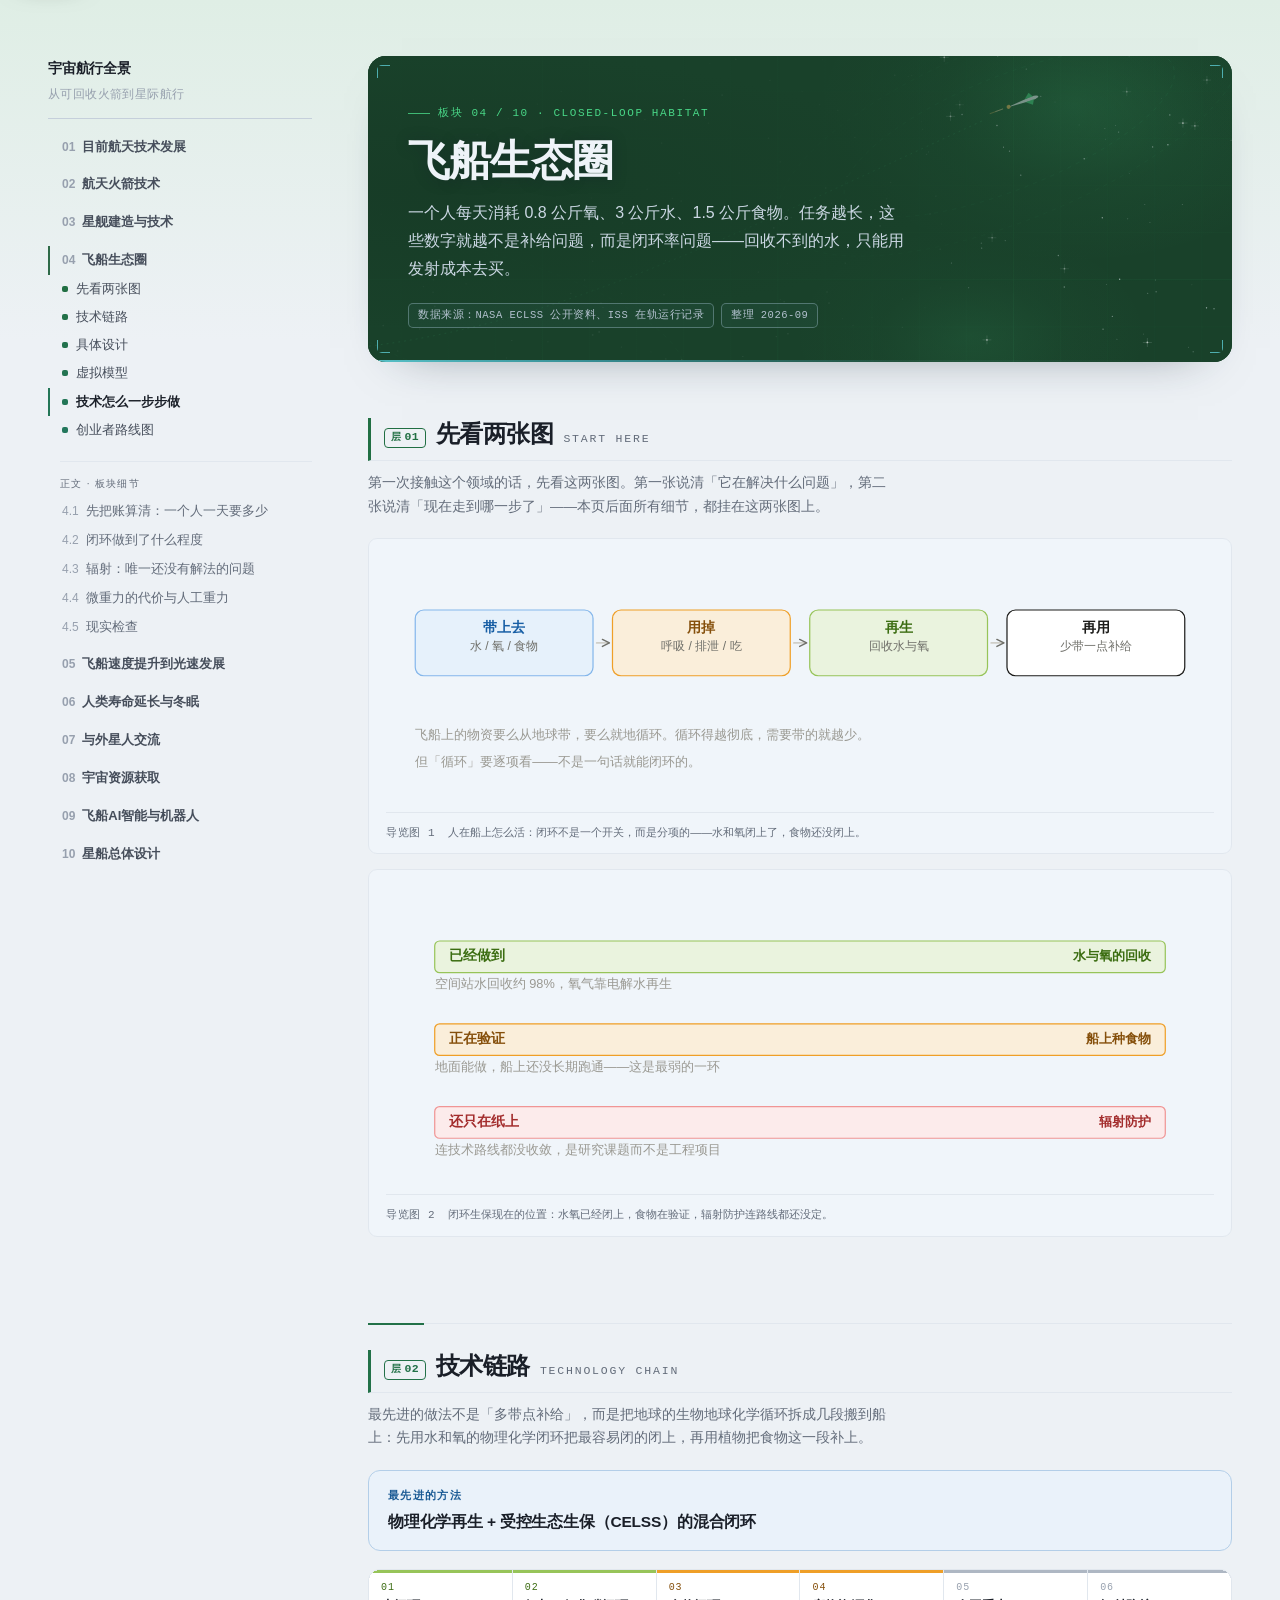
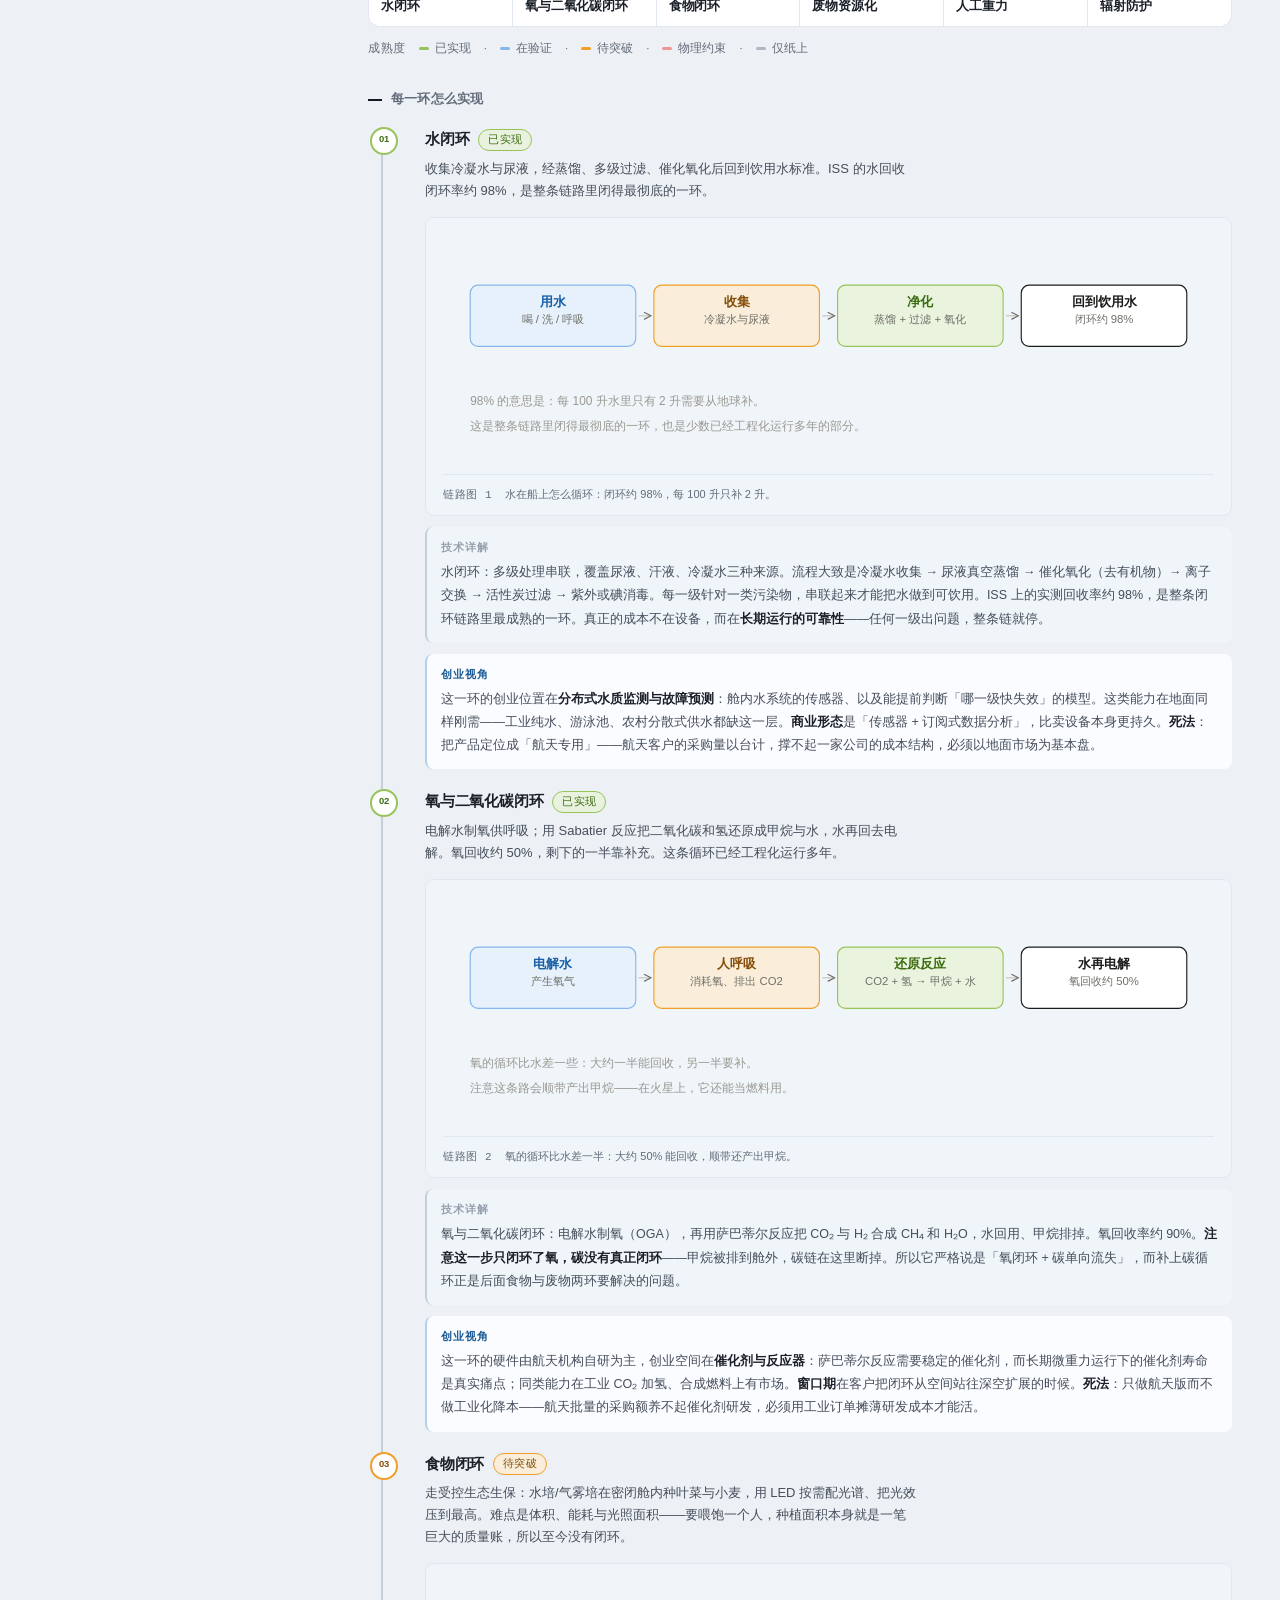
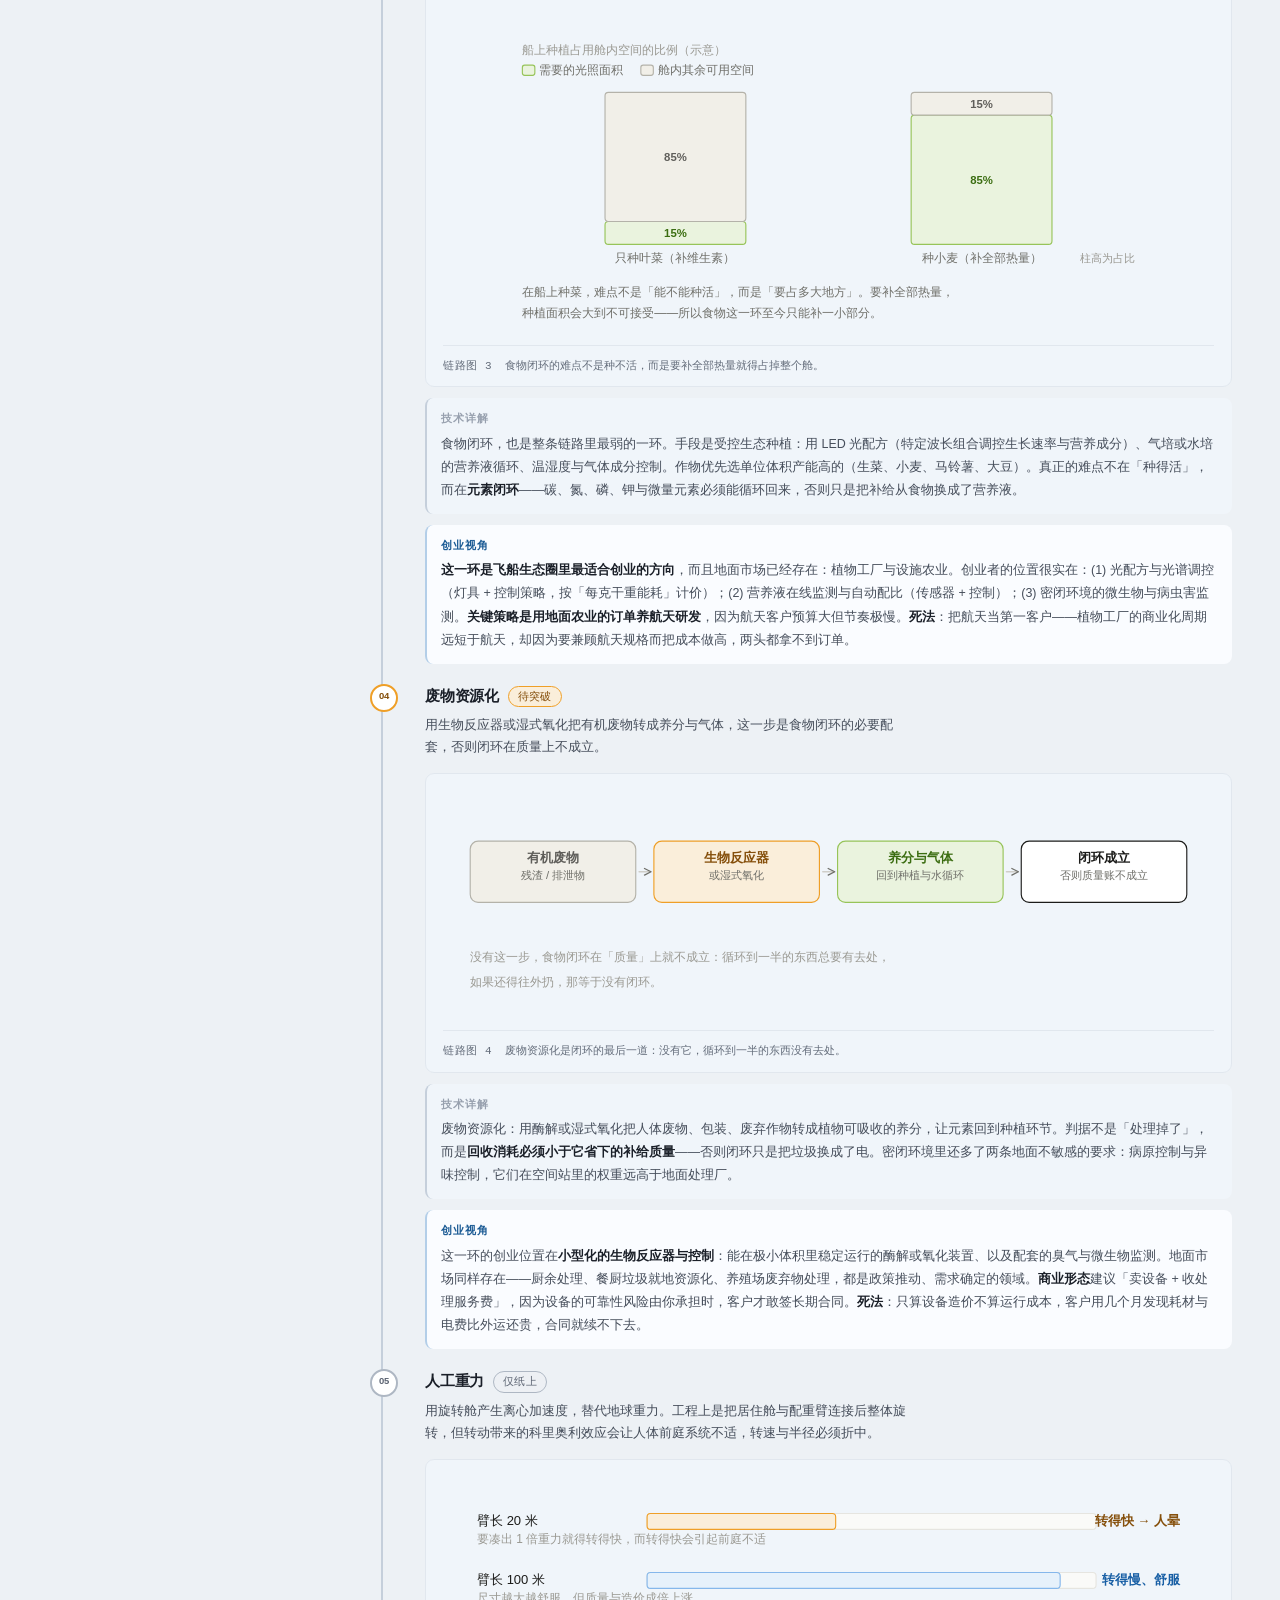
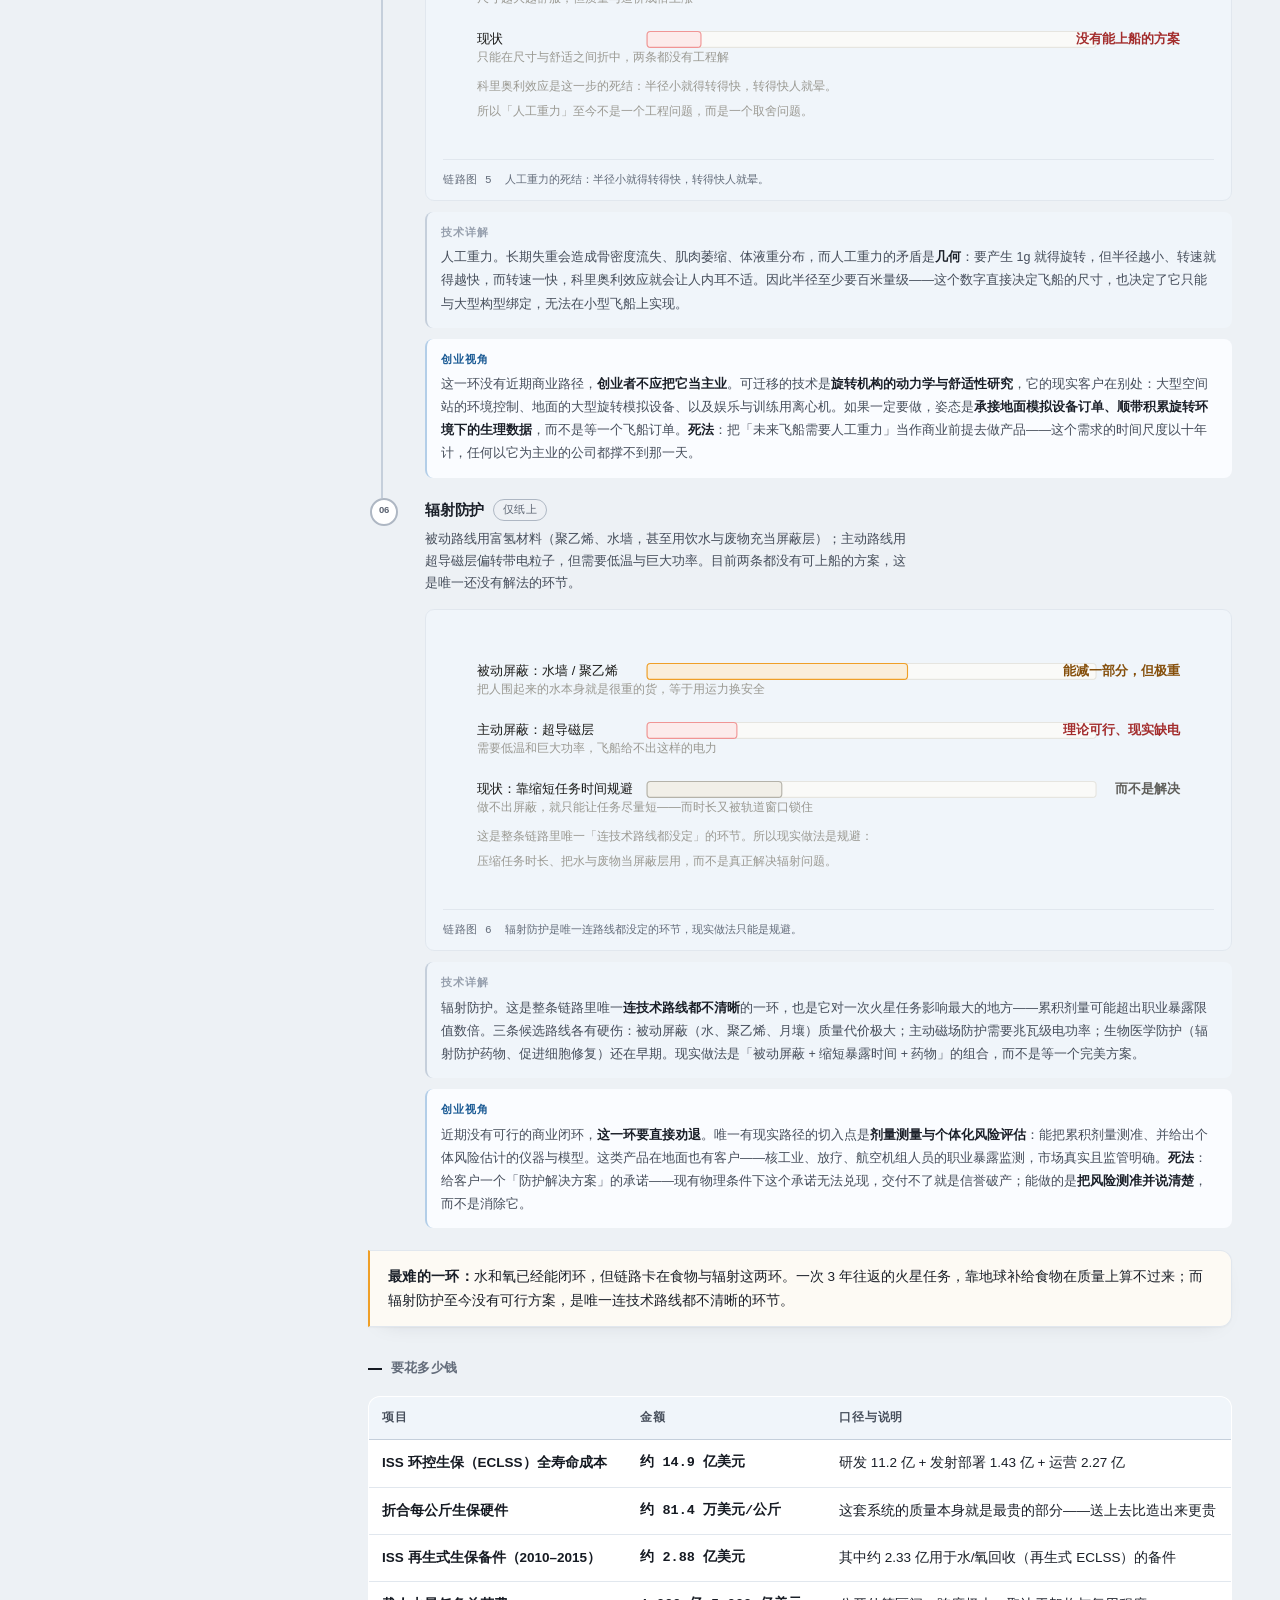
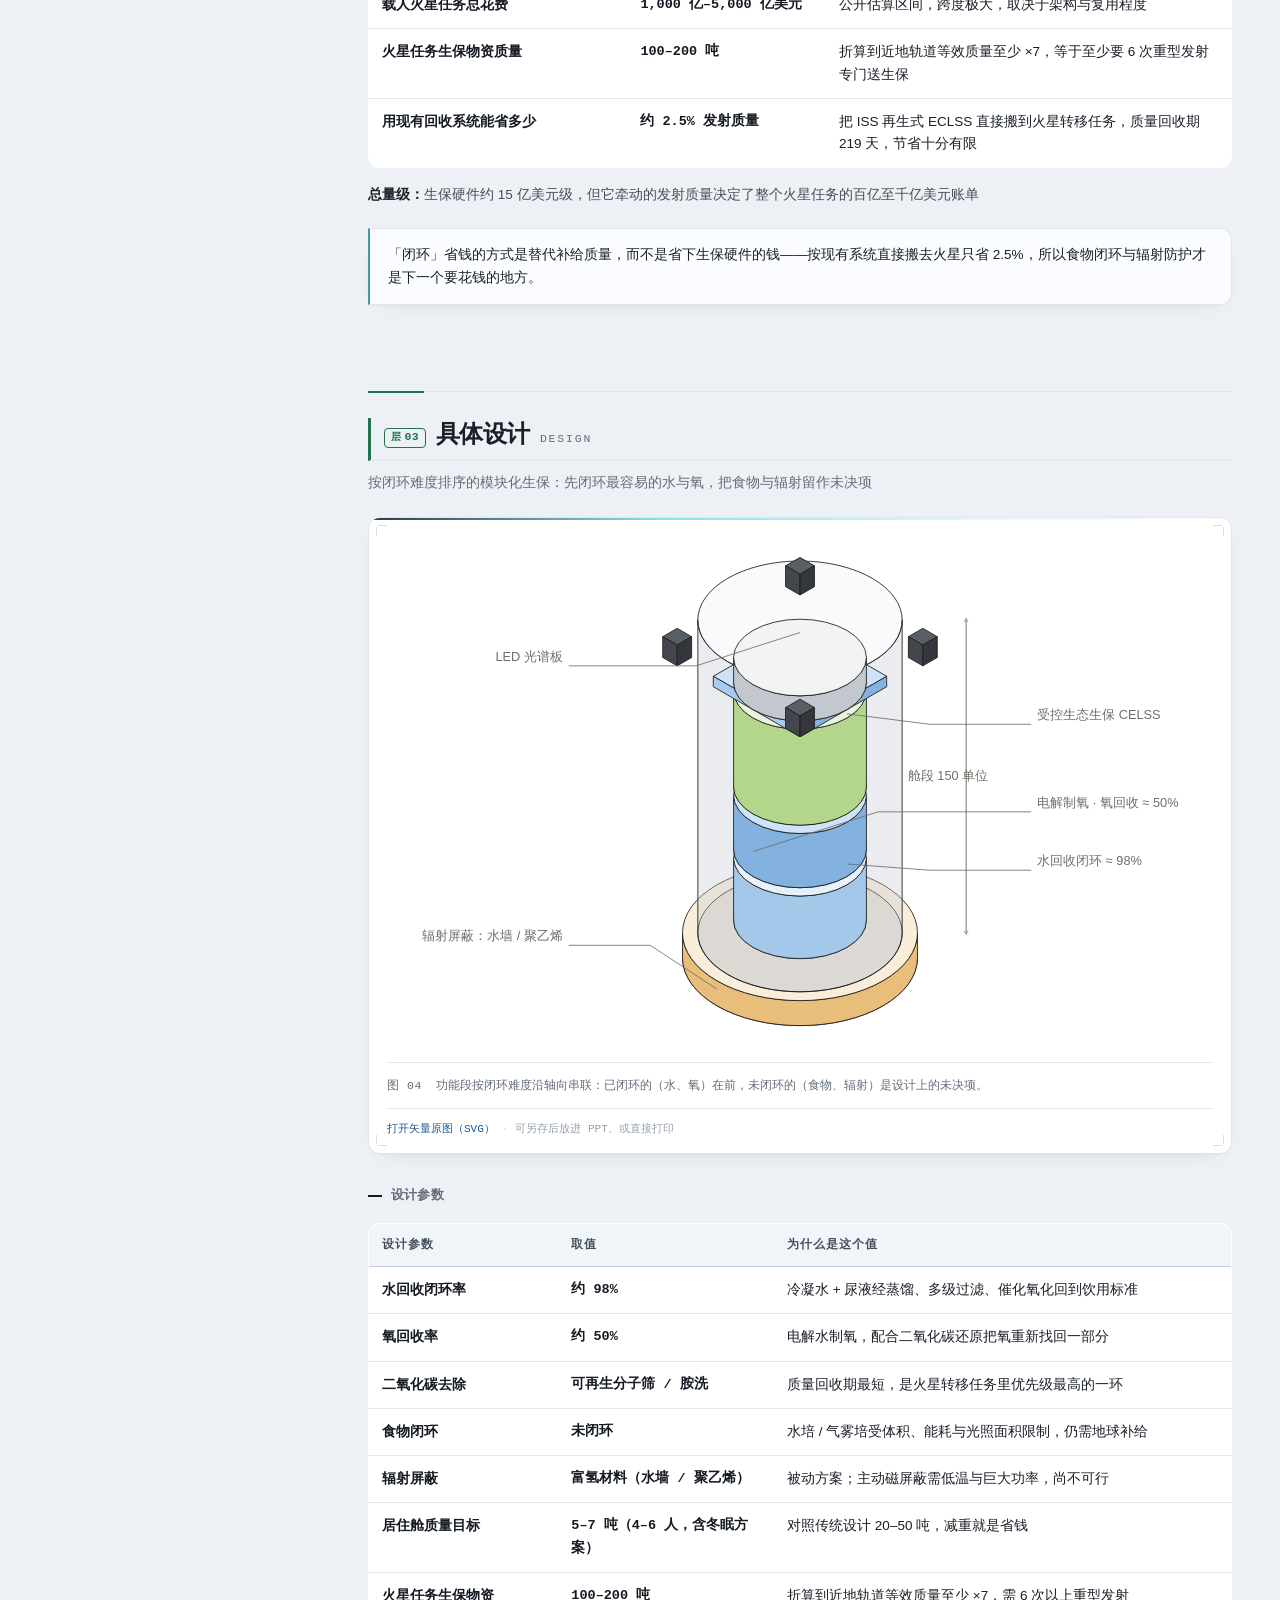
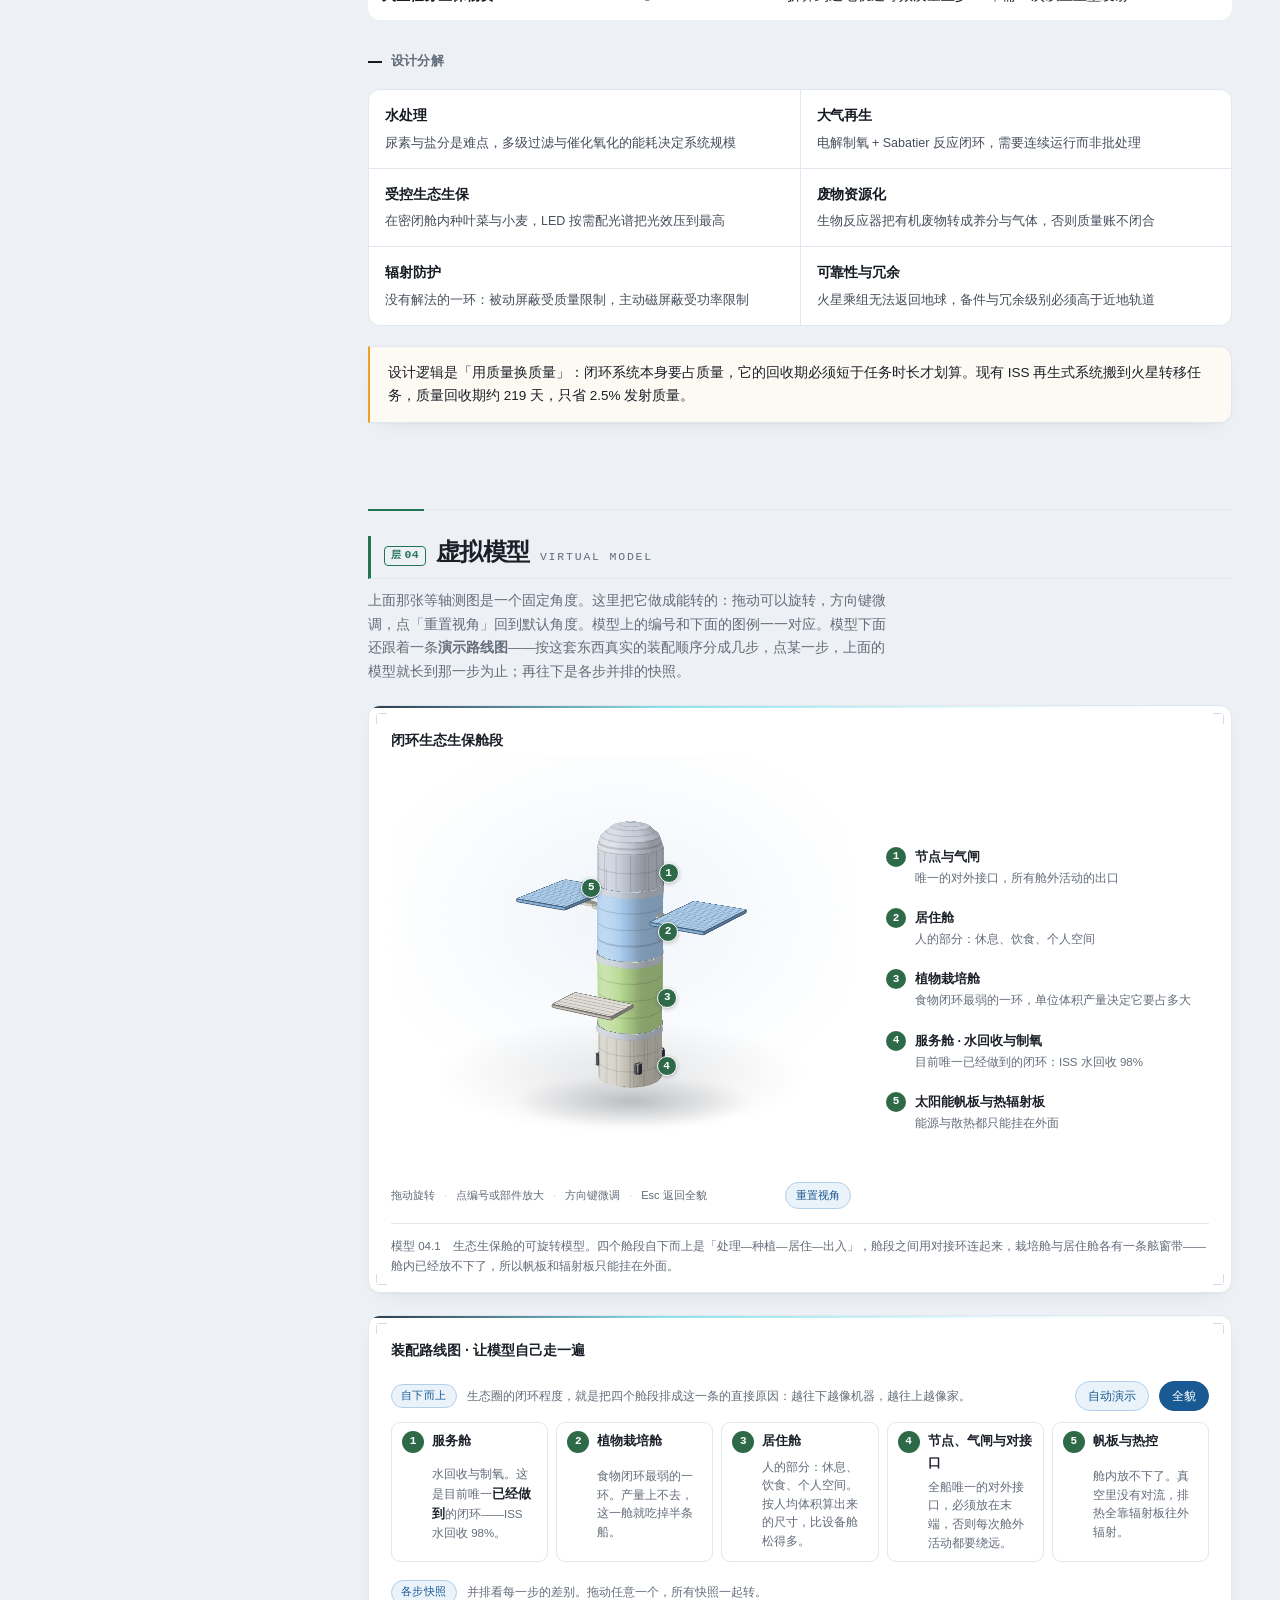
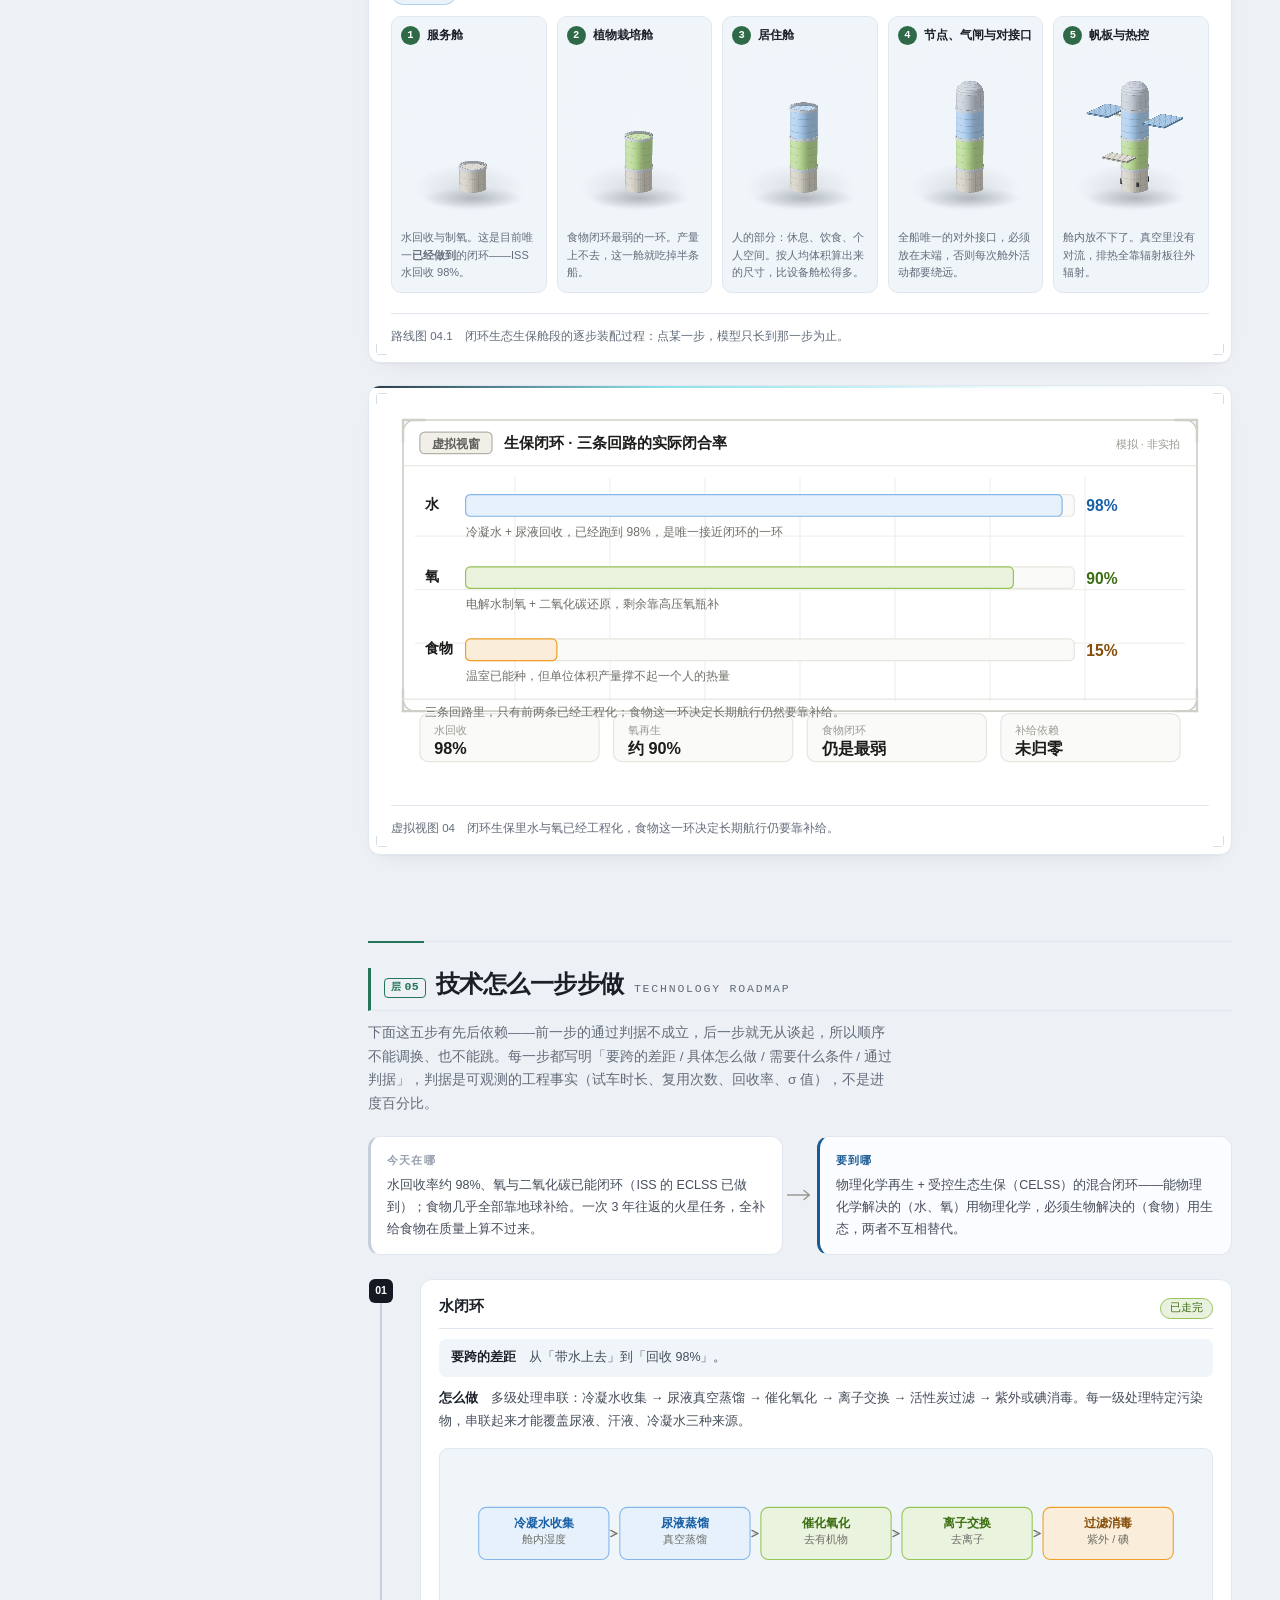
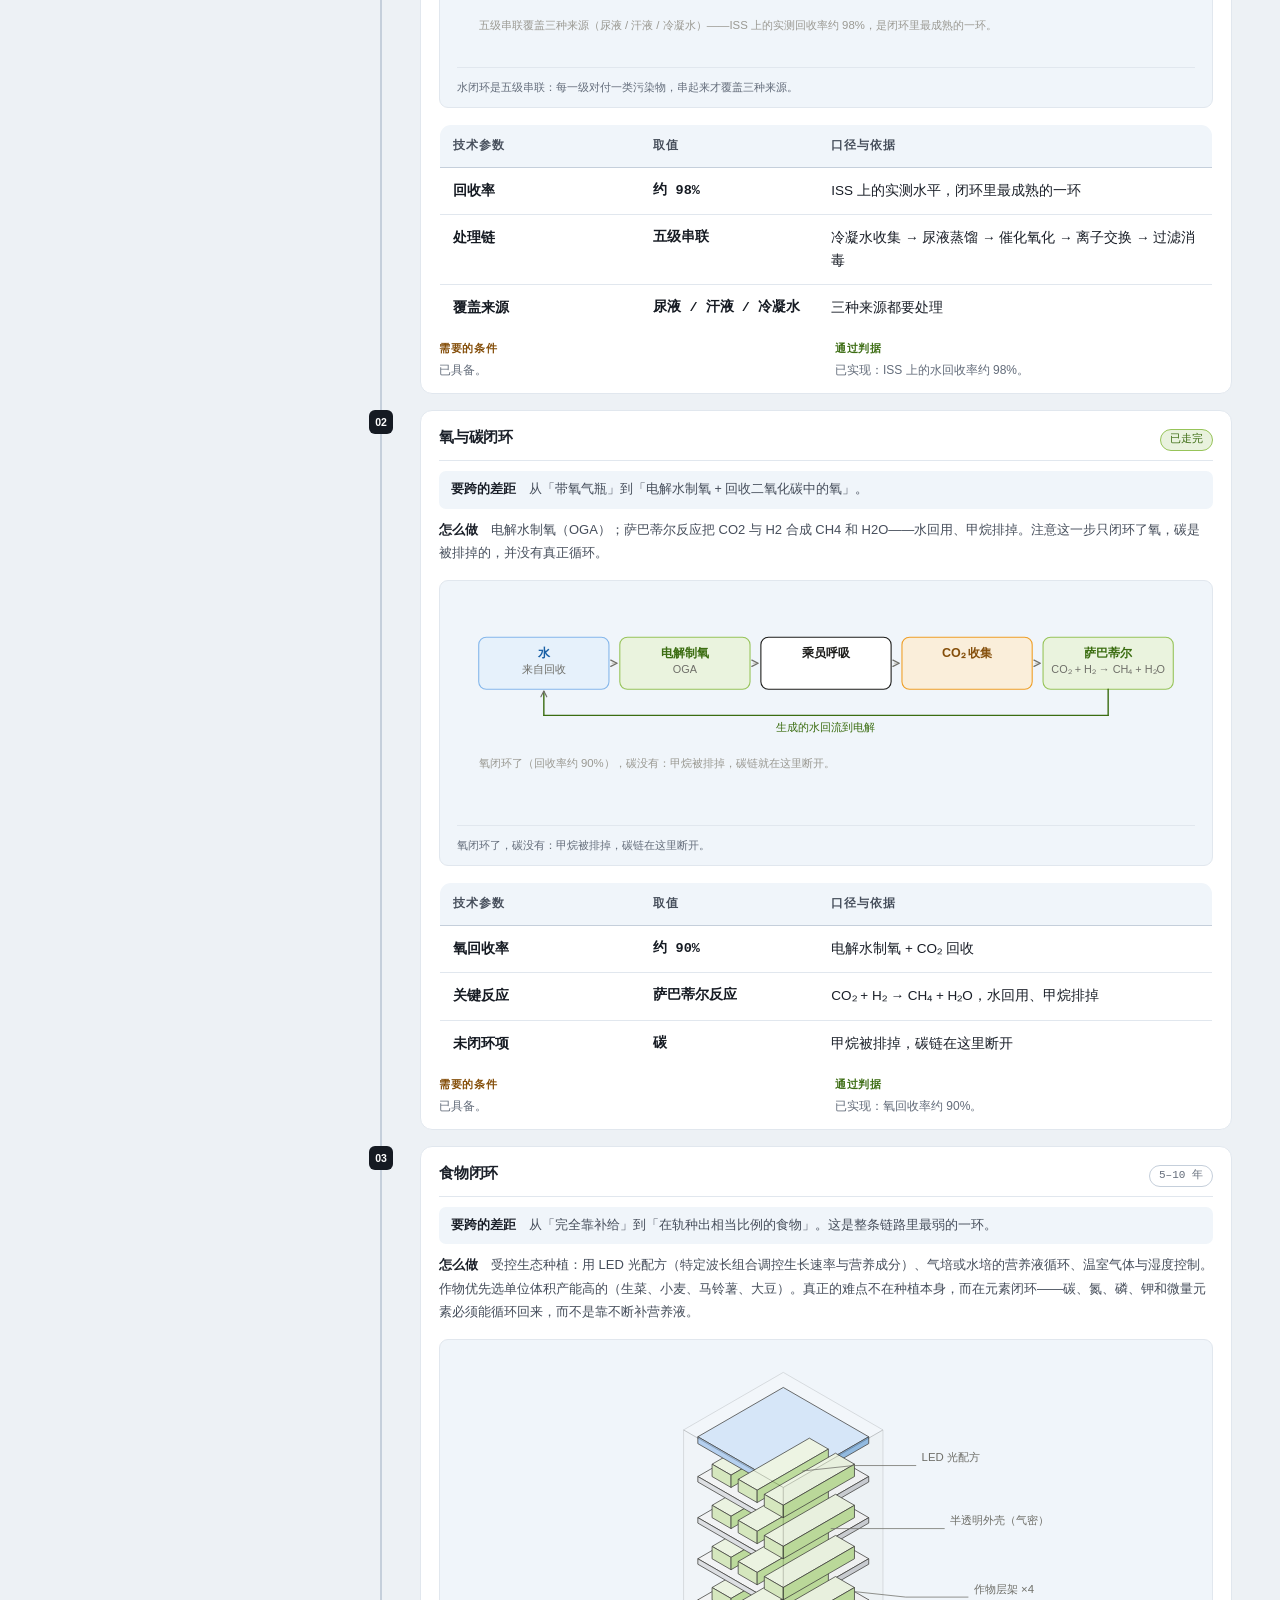
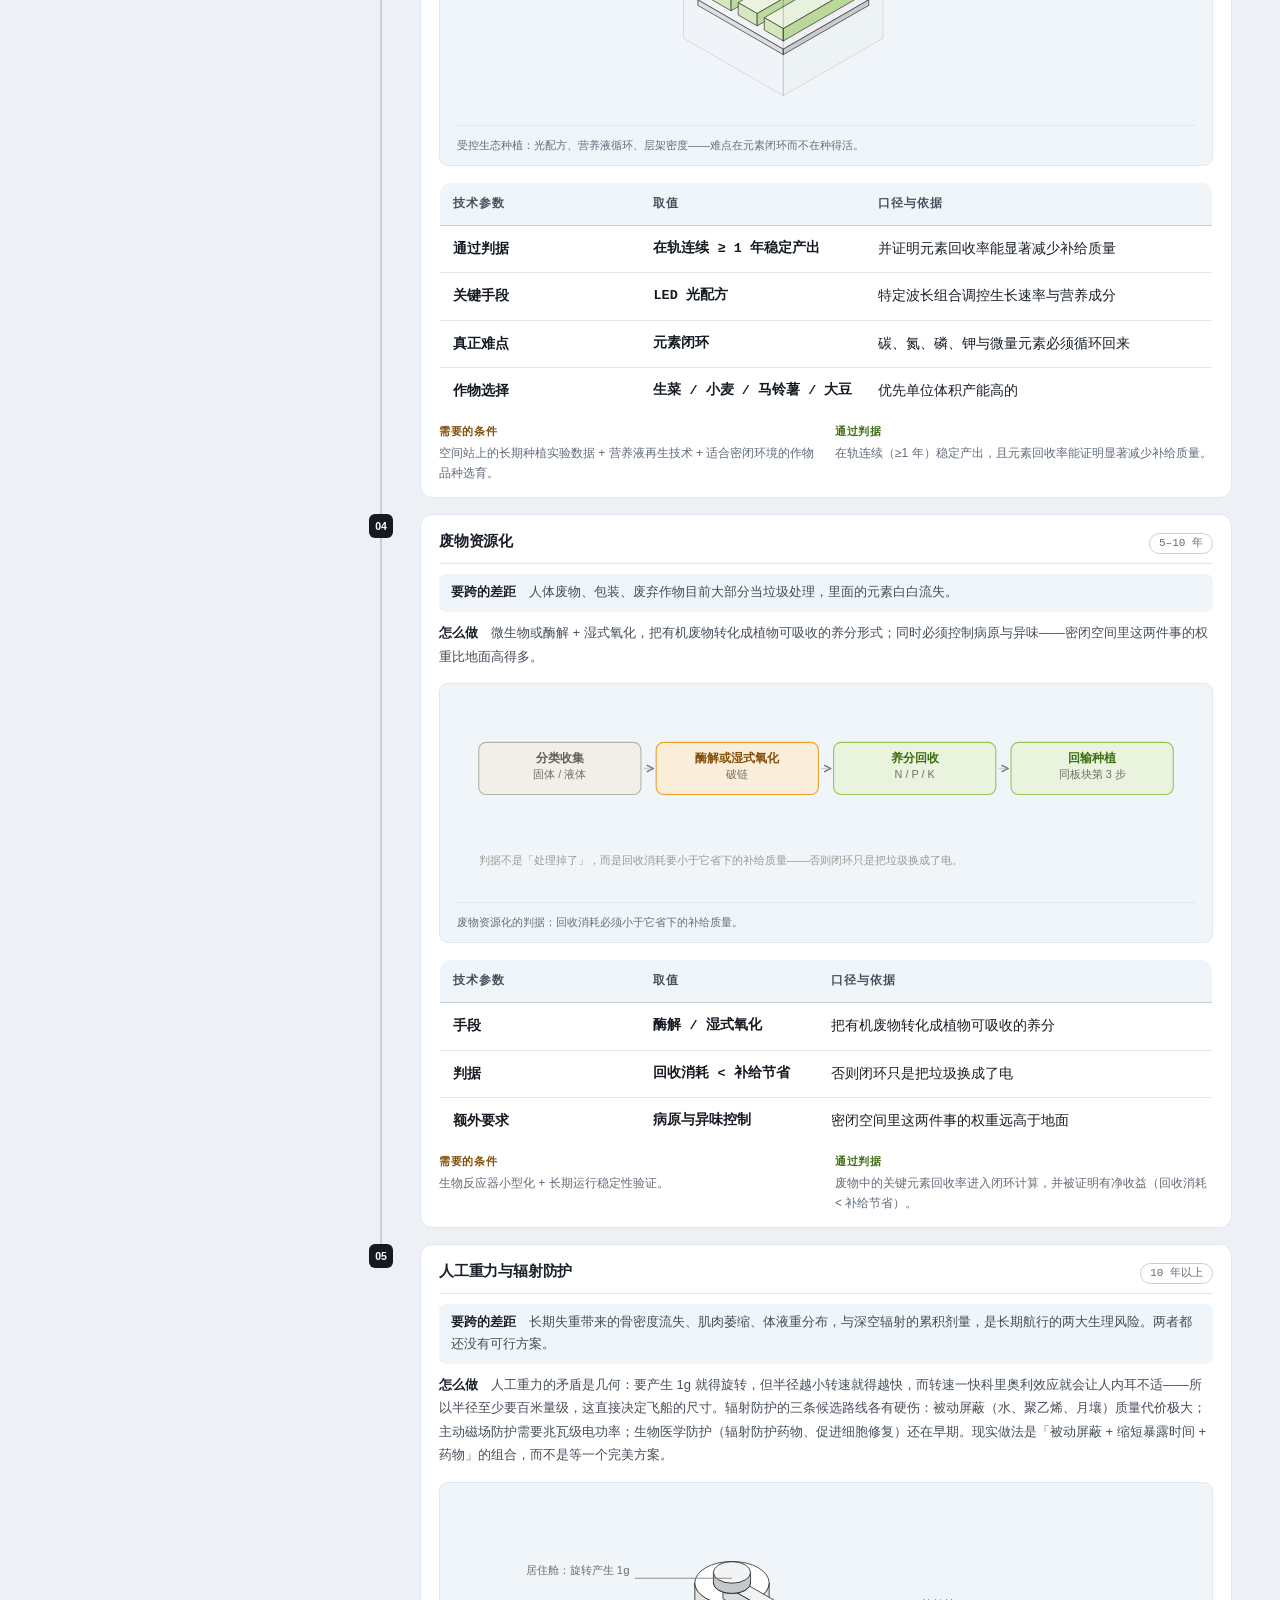
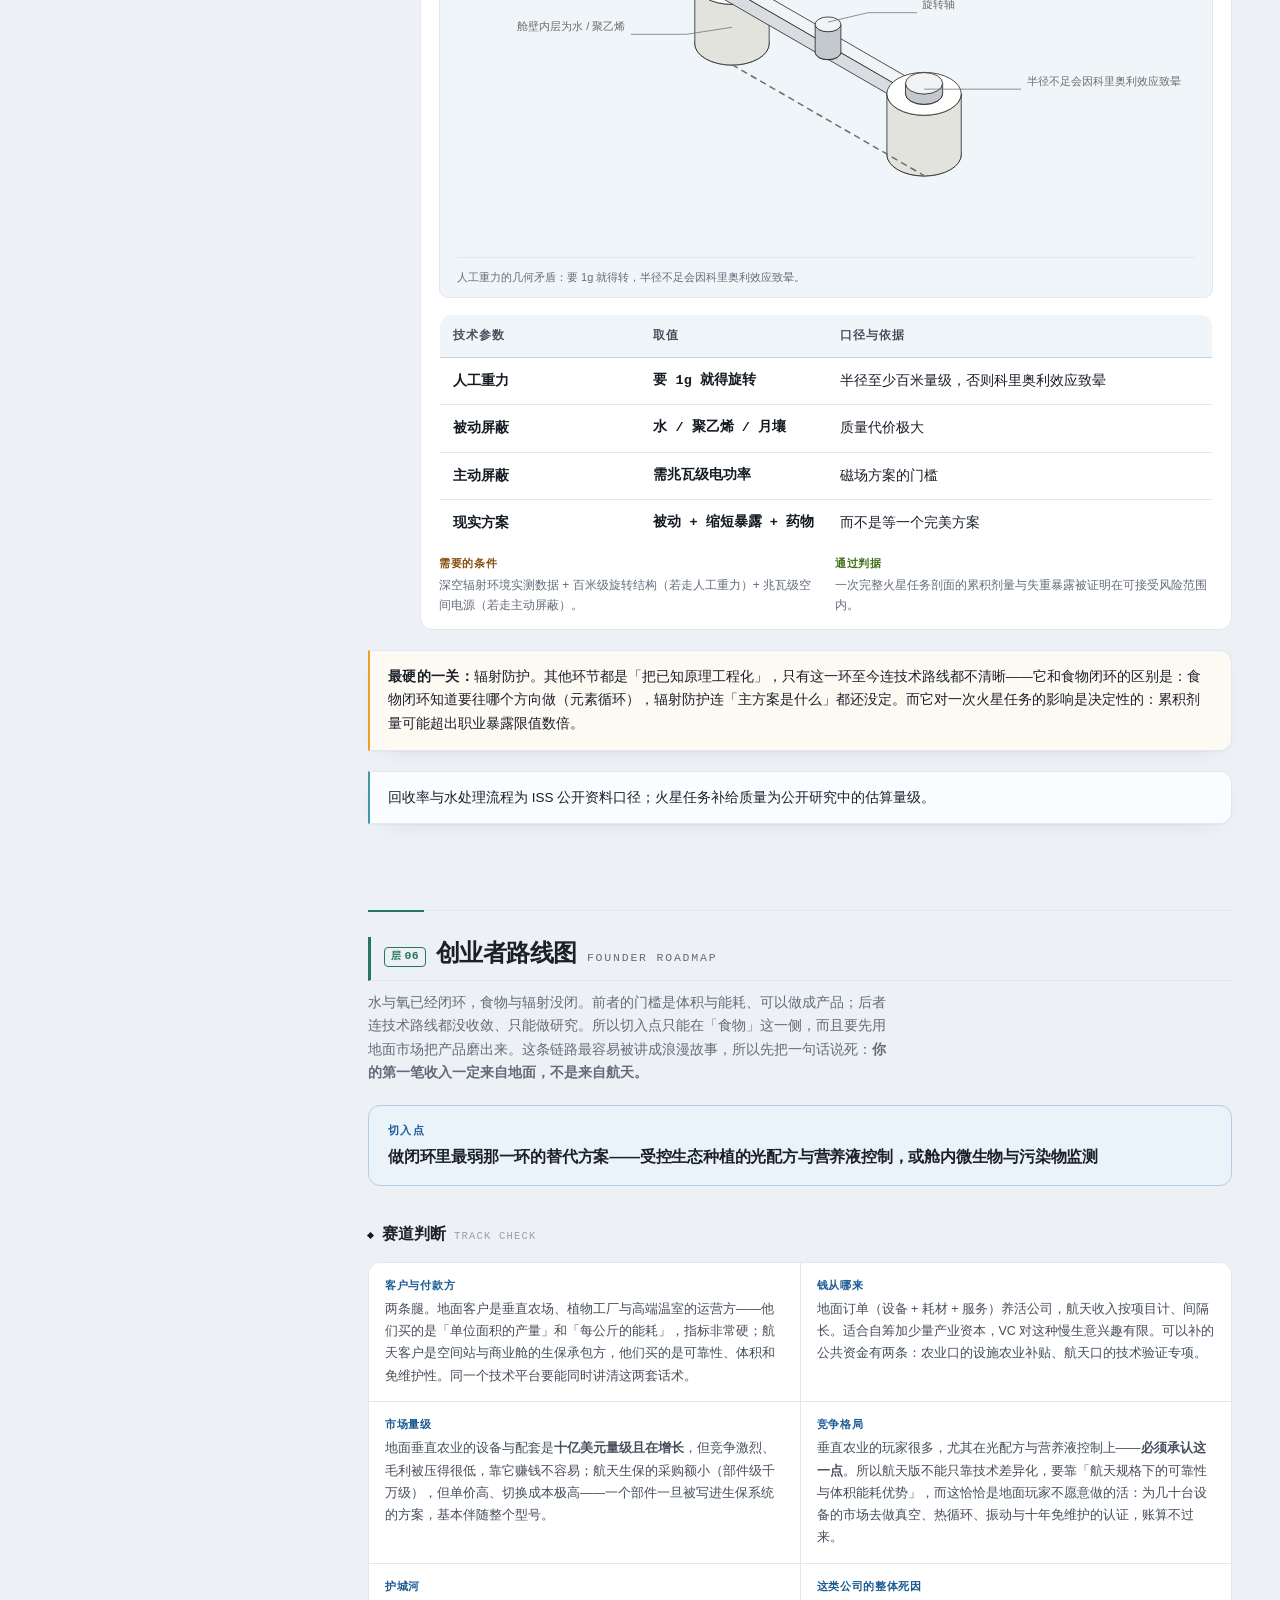
<file: sections/04-biosphere.html>
<!DOCTYPE html>
<html lang="zh-CN">
<head>
<meta charset="UTF-8">
<meta name="viewport" content="width=device-width, initial-scale=1.0, viewport-fit=cover">
<title>飞船生态圈 · 宇宙航行全景</title>
<meta name="description" content="把地球的生物圈压缩进一个金属壳。一个人每天消耗 0.8 公斤氧、3 公斤水、1.5 公斤食物。任务越长，这些数字就越不是补给问题，而是闭环率问题——回收不到的水，只能用发射">
<meta name="theme-color" content="#edf1f5">
<meta property="og:title" content="飞船生态圈 · 宇宙航行全景">
<meta property="og:description" content="把地球的生物圈压缩进一个金属壳。一个人每天消耗 0.8 公斤氧、3 公斤水、1.5 公斤食物。任务越长，这些数字就越不是补给问题，而是闭环率问题——回收不到的水，只能用发射">
<meta property="og:locale" content="zh_CN">
<meta property="og:type" content="article">
<link rel="icon" href="data:image/svg+xml,%3Csvg xmlns='http://www.w3.org/2000/svg' viewBox='0 0 32 32'%3E%3Crect width='32' height='32' rx='7' fill='%231c1c1a'/%3E%3Ccircle cx='16' cy='16' r='7.5' fill='none' stroke='%23fff' stroke-width='2'/%3E%3Cellipse cx='16' cy='16' rx='13' ry='4.6' fill='none' stroke='%23fff' stroke-width='1.6' transform='rotate(-28 16 16)'/%3E%3Ccircle cx='27' cy='9.5' r='2.4' fill='%23fff'/%3E%3C/svg%3E">
<link rel="stylesheet" href="../assets/site.css">
<!-- 板块配色必须放在样式表**之后**：两者都是 :root，同优先级下后写的赢。
     放在前面会被 site.css 里的默认值覆盖掉（踩过：十个板块的首屏长得一模一样）。 -->
<style>
:root{
  --bd-ink:#2e6a48;
  --bd-deep:#19412a;
  --bd-wash:#dfeee5;
  --bd-glow:#49d787;
  --ly1:#216f43;
  --ly2:#227148;
  --ly3:#22724d;
  --ly4:#237452;
  --ly5:#237657;
  --ly6:#23775c;
  --sky:url(space-biosphere.svg);
  --tile:url(space-tile-biosphere.svg);
}
</style>
</head>
<body data-board="biosphere">

<a class="skip" href="#main">跳到正文</a>

<div id="progress"></div>

<nav class="topnav" aria-label="板块导航">
  <div class="inner">
    <a href="../index.html">首页</a>
    <a href="01-current.html">目前航天</a>
    <a href="02-rocket-tech.html">火箭技术</a>
    <a href="03-starship.html">星舰建造</a>
    <a href="04-biosphere.html" class="active" aria-current="page">飞船生态圈</a>
    <a href="05-lightspeed.html">光速推进</a>
    <a href="06-lifespan.html">寿命与冬眠</a>
    <a href="07-contact.html">外星交流</a>
    <a href="08-resources.html">宇宙资源</a>
    <a href="09-ai-robots.html">AI 与机器人</a>
    <a href="10-integration.html">星船设计</a>
  </div>
</nav>

<div class="shell">

  <!-- ================= 侧栏目录 ================= -->
  <aside class="rail">
    <a class="brand" href="../index.html">
      宇宙航行全景
      <small>从可回收火箭到星际航行</small>
    </a>
    <nav aria-label="目录">
      <a class="bo" href="01-current.html"><span class="n">01</span>目前航天技术发展</a>
      <a class="bo" href="02-rocket-tech.html"><span class="n">02</span>航天火箭技术</a>
      <a class="bo" href="03-starship.html"><span class="n">03</span>星舰建造与技术</a>
      <a class="bo active" href="04-biosphere.html" aria-current="page"><span class="n">04</span>飞船生态圈</a>
      <a class="toc-ly ly-1" href="#intro" data-toc><i class="dot"></i>先看两张图</a>
      <a class="toc-ly ly-2" href="#chain" data-toc><i class="dot"></i>技术链路</a>
      <a class="toc-ly ly-3" href="#design" data-toc><i class="dot"></i>具体设计</a>
      <a class="toc-ly ly-4" href="#model" data-toc><i class="dot"></i>虚拟模型</a>
      <a class="toc-ly ly-5" href="#techroad" data-toc><i class="dot"></i>技术怎么一步步做</a>
      <a class="toc-ly ly-6" href="#venture" data-toc><i class="dot"></i>创业者路线图</a>
      <span class="rail-grp">正文 · 板块细节</span>
      <a href="#b-math" data-toc><span class="n">4.1</span>先把账算清：一个人一天要多少</a>
      <a href="#b-eclss" data-toc><span class="n">4.2</span>闭环做到了什么程度</a>
      <a href="#b-radiation" data-toc><span class="n">4.3</span>辐射：唯一还没有解法的问题</a>
      <a href="#b-gravity" data-toc><span class="n">4.4</span>微重力的代价与人工重力</a>
      <a href="#b-check" data-toc><span class="n">4.5</span>现实检查</a>
      <a class="bo" href="05-lightspeed.html"><span class="n">05</span>飞船速度提升到光速发展</a>
      <a class="bo" href="06-lifespan.html"><span class="n">06</span>人类寿命延长与冬眠</a>
      <a class="bo" href="07-contact.html"><span class="n">07</span>与外星人交流</a>
      <a class="bo" href="08-resources.html"><span class="n">08</span>宇宙资源获取</a>
      <a class="bo" href="09-ai-robots.html"><span class="n">09</span>飞船AI智能与机器人</a>
      <a class="bo" href="10-integration.html"><span class="n">10</span>星船总体设计</a>
    </nav>
  </aside>

  <!-- ================= 正文 ================= -->
  <main class="main" id="main">

    <header class="hero hud">
      <div class="sky" aria-hidden="true"></div>
      <div class="hero-in">
        <div class="eyebrow">板块 04 / 10 · Closed-Loop Habitat</div>
        <h1>飞船生态圈</h1>
        <p class="dek">一个人每天消耗 0.8 公斤氧、3 公斤水、1.5 公斤食物。任务越长，这些数字就越不是补给问题，而是闭环率问题——回收不到的水，只能用发射成本去买。</p>
        <div class="meta"><span>数据来源：NASA ECLSS 公开资料、ISS 在轨运行记录</span>
          <span>整理 2026-09</span></div>
      </div>
      <div class="rail-line" aria-hidden="true"></div>
    </header>

<section id="intro" class="layer ly-1">
      <h2><span class="ly"><i>层</i>01</span>先看两张图<span class="en">Start Here</span></h2>
      <p class="lead">第一次接触这个领域的话，先看这两张图。第一张说清「它在解决什么问题」，第二张说清「现在走到哪一步了」——本页后面所有细节，都挂在这两张图上。</p>

      <figure class="trs-fig">
        <div class="fig-scroll"><svg viewBox="0 0 680 202" role="img" aria-label="人在船上怎么活：闭环不是一个开关，而是分项的——水和氧闭上了，食物还没闭上。"><defs><marker id="da58" viewBox="0 0 8 8" refX="6.5" refY="4" markerWidth="5.5" markerHeight="5.5" orient="auto-start-reverse"><path d="M1 1 L7 4 L1 7" fill="none" stroke="#6f6f69" stroke-width="1.2" stroke-linecap="round" stroke-linejoin="round"/></marker></defs><rect x="24" y="46" width="146" height="54" rx="7" fill="#e6f1fb" stroke="#85b7eb" stroke-width="1"/><text x="97" y="64" fill="#185fa5" font-size="11.5" font-weight="600" text-anchor="middle">带上去</text><text x="97" y="79" fill="#6f6f69" font-size="10" font-weight="400" text-anchor="middle">水 / 氧 / 食物</text><line x1="173" y1="73" x2="183" y2="73" stroke="#cfcec8" stroke-width="1.4" marker-end="url(#da58)" stroke-linecap="round"/><rect x="186" y="46" width="146" height="54" rx="7" fill="#faeeda" stroke="#ef9f27" stroke-width="1"/><text x="259" y="64" fill="#854f0b" font-size="11.5" font-weight="600" text-anchor="middle">用掉</text><text x="259" y="79" fill="#6f6f69" font-size="10" font-weight="400" text-anchor="middle">呼吸 / 排泄 / 吃</text><line x1="335" y1="73" x2="345" y2="73" stroke="#cfcec8" stroke-width="1.4" marker-end="url(#da58)" stroke-linecap="round"/><rect x="348" y="46" width="146" height="54" rx="7" fill="#eaf3de" stroke="#97c459" stroke-width="1"/><text x="421" y="64" fill="#3b6d11" font-size="11.5" font-weight="600" text-anchor="middle">再生</text><text x="421" y="79" fill="#6f6f69" font-size="10" font-weight="400" text-anchor="middle">回收水与氧</text><line x1="497" y1="73" x2="507" y2="73" stroke="#cfcec8" stroke-width="1.4" marker-end="url(#da58)" stroke-linecap="round"/><rect x="510" y="46" width="146" height="54" rx="7" fill="#ffffff" stroke="#1c1c1a" stroke-width="1"/><text x="583" y="64" fill="#1c1c1a" font-size="11.5" font-weight="600" text-anchor="middle">再用</text><text x="583" y="79" fill="#6f6f69" font-size="10" font-weight="400" text-anchor="middle">少带一点补给</text><text x="24" y="152" fill="#9a9992" font-size="10.5" font-weight="400" text-anchor="start">飞船上的物资要么从地球带，要么就地循环。循环得越彻底，需要带的就越少。</text><text x="24" y="174" fill="#9a9992" font-size="10.5" font-weight="400" text-anchor="start">但「循环」要逐项看——不是一句话就能闭环的。</text></svg></div>
        <figcaption><span class="fgn">导览图 1</span>　人在船上怎么活：闭环不是一个开关，而是分项的——水和氧闭上了，食物还没闭上。</figcaption>
      </figure>
      <figure class="trs-fig">
        <div class="fig-scroll"><svg viewBox="0 0 680 244" role="img" aria-label="闭环生保现在的位置：水氧已经闭上，食物在验证，辐射防护连路线都还没定。"><defs><marker id="da59" viewBox="0 0 8 8" refX="6.5" refY="4" markerWidth="5.5" markerHeight="5.5" orient="auto-start-reverse"><path d="M1 1 L7 4 L1 7" fill="none" stroke="#6f6f69" stroke-width="1.2" stroke-linecap="round" stroke-linejoin="round"/></marker></defs><rect x="40" y="46" width="600" height="26" rx="4" fill="#eaf3de" stroke="#97c459" stroke-width="1"/><text x="52" y="62" fill="#3b6d11" font-size="11.5" font-weight="600" text-anchor="start">已经做到</text><text x="628" y="62" fill="#3b6d11" font-size="11" font-weight="600" text-anchor="end">水与氧的回收</text><text x="40" y="85" fill="#9a9992" font-size="10.5" font-weight="400" text-anchor="start">空间站水回收约 98%，氧气靠电解水再生</text><rect x="40" y="114" width="600" height="26" rx="4" fill="#faeeda" stroke="#ef9f27" stroke-width="1"/><text x="52" y="130" fill="#854f0b" font-size="11.5" font-weight="600" text-anchor="start">正在验证</text><text x="628" y="130" fill="#854f0b" font-size="11" font-weight="600" text-anchor="end">船上种食物</text><text x="40" y="153" fill="#9a9992" font-size="10.5" font-weight="400" text-anchor="start">地面能做，船上还没长期跑通——这是最弱的一环</text><rect x="40" y="182" width="600" height="26" rx="4" fill="#fcebeb" stroke="#f09595" stroke-width="1"/><text x="52" y="198" fill="#a32d2d" font-size="11.5" font-weight="600" text-anchor="start">还只在纸上</text><text x="628" y="198" fill="#a32d2d" font-size="11" font-weight="600" text-anchor="end">辐射防护</text><text x="40" y="221" fill="#9a9992" font-size="10.5" font-weight="400" text-anchor="start">连技术路线都没收敛，是研究课题而不是工程项目</text></svg></div>
        <figcaption><span class="fgn">导览图 2</span>　闭环生保现在的位置：水氧已经闭上，食物在验证，辐射防护连路线都还没定。</figcaption>
      </figure>
    </section>

<section id="chain" class="layer ly-2">
      <h2><span class="ly"><i>层</i>02</span>技术链路<span class="en">Technology Chain</span></h2>
      <p class="lead">最先进的做法不是「多带点补给」，而是把地球的生物地球化学循环拆成几段搬到船上：先用水和氧的物理化学闭环把最容易闭的闭上，再用植物把食物这一段补上。</p>

      <div class="frontier">
        <span class="fr-cap">最先进的方法</span>
        <span class="fr-t">物理化学再生 + 受控生态生保（CELSS）的混合闭环</span>
      </div>

      <div class="chain-bar">
        <div class="cb done">
          <span class="cb-i">01</span>
          <span class="cb-t">水闭环</span>
        </div>
        <div class="cb done">
          <span class="cb-i">02</span>
          <span class="cb-t">氧与二氧化碳闭环</span>
        </div>
        <div class="cb hold">
          <span class="cb-i">03</span>
          <span class="cb-t">食物闭环</span>
        </div>
        <div class="cb hold">
          <span class="cb-i">04</span>
          <span class="cb-t">废物资源化</span>
        </div>
        <div class="cb plan">
          <span class="cb-i">05</span>
          <span class="cb-t">人工重力</span>
        </div>
        <div class="cb plan">
          <span class="cb-i">06</span>
          <span class="cb-t">辐射防护</span>
        </div>
      </div>
      <div class="chain-legend"><span class="clg-cap">成熟度</span><span class="lg done"><i></i>已实现</span> · <span class="lg run"><i></i>在验证</span> · <span class="lg hold"><i></i>待突破</span> · <span class="lg lock"><i></i>物理约束</span> · <span class="lg plan"><i></i>仅纸上</span></div>

      <h3 class="chain-sub">每一环怎么实现</h3>
      <ol class="chain-list">
        <li class="done">
          <div class="cl-h"><span class="cl-t">水闭环</span><span class="tag t-done">已实现</span></div>
          <div class="cl-x">收集冷凝水与尿液，经蒸馏、多级过滤、催化氧化后回到饮用水标准。ISS 的水回收闭环率约 98%，是整条链路里闭得最彻底的一环。</div>
          <figure class="trs-fig">
            <div class="fig-scroll"><svg viewBox="0 0 680 202" role="img" aria-label="水在船上怎么循环：闭环约 98%，每 100 升只补 2 升。"><defs><marker id="da60" viewBox="0 0 8 8" refX="6.5" refY="4" markerWidth="5.5" markerHeight="5.5" orient="auto-start-reverse"><path d="M1 1 L7 4 L1 7" fill="none" stroke="#6f6f69" stroke-width="1.2" stroke-linecap="round" stroke-linejoin="round"/></marker></defs><rect x="24" y="46" width="146" height="54" rx="7" fill="#e6f1fb" stroke="#85b7eb" stroke-width="1"/><text x="97" y="64" fill="#185fa5" font-size="11.5" font-weight="600" text-anchor="middle">用水</text><text x="97" y="79" fill="#6f6f69" font-size="10" font-weight="400" text-anchor="middle">喝 / 洗 / 呼吸</text><line x1="173" y1="73" x2="183" y2="73" stroke="#cfcec8" stroke-width="1.4" marker-end="url(#da60)" stroke-linecap="round"/><rect x="186" y="46" width="146" height="54" rx="7" fill="#faeeda" stroke="#ef9f27" stroke-width="1"/><text x="259" y="64" fill="#854f0b" font-size="11.5" font-weight="600" text-anchor="middle">收集</text><text x="259" y="79" fill="#6f6f69" font-size="10" font-weight="400" text-anchor="middle">冷凝水与尿液</text><line x1="335" y1="73" x2="345" y2="73" stroke="#cfcec8" stroke-width="1.4" marker-end="url(#da60)" stroke-linecap="round"/><rect x="348" y="46" width="146" height="54" rx="7" fill="#eaf3de" stroke="#97c459" stroke-width="1"/><text x="421" y="64" fill="#3b6d11" font-size="11.5" font-weight="600" text-anchor="middle">净化</text><text x="421" y="79" fill="#6f6f69" font-size="10" font-weight="400" text-anchor="middle">蒸馏 + 过滤 + 氧化</text><line x1="497" y1="73" x2="507" y2="73" stroke="#cfcec8" stroke-width="1.4" marker-end="url(#da60)" stroke-linecap="round"/><rect x="510" y="46" width="146" height="54" rx="7" fill="#ffffff" stroke="#1c1c1a" stroke-width="1"/><text x="583" y="64" fill="#1c1c1a" font-size="11.5" font-weight="600" text-anchor="middle">回到饮用水</text><text x="583" y="79" fill="#6f6f69" font-size="10" font-weight="400" text-anchor="middle">闭环约 98%</text><text x="24" y="152" fill="#9a9992" font-size="10.5" font-weight="400" text-anchor="start">98% 的意思是：每 100 升水里只有 2 升需要从地球补。</text><text x="24" y="174" fill="#9a9992" font-size="10.5" font-weight="400" text-anchor="start">这是整条链路里闭得最彻底的一环，也是少数已经工程化运行多年的部分。</text></svg></div>
            <figcaption><span class="fgn">链路图 1</span>　水在船上怎么循环：闭环约 98%，每 100 升只补 2 升。</figcaption>
          </figure>
          <div class="cl-blk">
            <span class="cl-cap">技术详解</span>
            <p>水闭环：多级处理串联，覆盖尿液、汗液、冷凝水三种来源。流程大致是冷凝水收集 → 尿液真空蒸馏 → 催化氧化（去有机物）→ 离子交换 → 活性炭过滤 → 紫外或碘消毒。每一级针对一类污染物，串联起来才能把水做到可饮用。ISS 上的实测回收率约 98%，是整条闭环链路里最成熟的一环。真正的成本不在设备，而在<b>长期运行的可靠性</b>——任何一级出问题，整条链就停。</p>
          </div>
          <div class="cl-blk biz">
            <span class="cl-cap">创业视角</span>
            <p>这一环的创业位置在<b>分布式水质监测与故障预测</b>：舱内水系统的传感器、以及能提前判断「哪一级快失效」的模型。这类能力在地面同样刚需——工业纯水、游泳池、农村分散式供水都缺这一层。<b>商业形态</b>是「传感器 + 订阅式数据分析」，比卖设备本身更持久。<b>死法</b>：把产品定位成「航天专用」——航天客户的采购量以台计，撑不起一家公司的成本结构，必须以地面市场为基本盘。</p>
          </div>
        </li>
        <li class="done">
          <div class="cl-h"><span class="cl-t">氧与二氧化碳闭环</span><span class="tag t-done">已实现</span></div>
          <div class="cl-x">电解水制氧供呼吸；用 Sabatier 反应把二氧化碳和氢还原成甲烷与水，水再回去电解。氧回收约 50%，剩下的一半靠补充。这条循环已经工程化运行多年。</div>
          <figure class="trs-fig">
            <div class="fig-scroll"><svg viewBox="0 0 680 202" role="img" aria-label="氧的循环比水差一半：大约 50% 能回收，顺带还产出甲烷。"><defs><marker id="da61" viewBox="0 0 8 8" refX="6.5" refY="4" markerWidth="5.5" markerHeight="5.5" orient="auto-start-reverse"><path d="M1 1 L7 4 L1 7" fill="none" stroke="#6f6f69" stroke-width="1.2" stroke-linecap="round" stroke-linejoin="round"/></marker></defs><rect x="24" y="46" width="146" height="54" rx="7" fill="#e6f1fb" stroke="#85b7eb" stroke-width="1"/><text x="97" y="64" fill="#185fa5" font-size="11.5" font-weight="600" text-anchor="middle">电解水</text><text x="97" y="79" fill="#6f6f69" font-size="10" font-weight="400" text-anchor="middle">产生氧气</text><line x1="173" y1="73" x2="183" y2="73" stroke="#cfcec8" stroke-width="1.4" marker-end="url(#da61)" stroke-linecap="round"/><rect x="186" y="46" width="146" height="54" rx="7" fill="#faeeda" stroke="#ef9f27" stroke-width="1"/><text x="259" y="64" fill="#854f0b" font-size="11.5" font-weight="600" text-anchor="middle">人呼吸</text><text x="259" y="79" fill="#6f6f69" font-size="10" font-weight="400" text-anchor="middle">消耗氧、排出 CO2</text><line x1="335" y1="73" x2="345" y2="73" stroke="#cfcec8" stroke-width="1.4" marker-end="url(#da61)" stroke-linecap="round"/><rect x="348" y="46" width="146" height="54" rx="7" fill="#eaf3de" stroke="#97c459" stroke-width="1"/><text x="421" y="64" fill="#3b6d11" font-size="11.5" font-weight="600" text-anchor="middle">还原反应</text><text x="421" y="79" fill="#6f6f69" font-size="10" font-weight="400" text-anchor="middle">CO2 + 氢 → 甲烷 + 水</text><line x1="497" y1="73" x2="507" y2="73" stroke="#cfcec8" stroke-width="1.4" marker-end="url(#da61)" stroke-linecap="round"/><rect x="510" y="46" width="146" height="54" rx="7" fill="#ffffff" stroke="#1c1c1a" stroke-width="1"/><text x="583" y="64" fill="#1c1c1a" font-size="11.5" font-weight="600" text-anchor="middle">水再电解</text><text x="583" y="79" fill="#6f6f69" font-size="10" font-weight="400" text-anchor="middle">氧回收约 50%</text><text x="24" y="152" fill="#9a9992" font-size="10.5" font-weight="400" text-anchor="start">氧的循环比水差一些：大约一半能回收，另一半要补。</text><text x="24" y="174" fill="#9a9992" font-size="10.5" font-weight="400" text-anchor="start">注意这条路会顺带产出甲烷——在火星上，它还能当燃料用。</text></svg></div>
            <figcaption><span class="fgn">链路图 2</span>　氧的循环比水差一半：大约 50% 能回收，顺带还产出甲烷。</figcaption>
          </figure>
          <div class="cl-blk">
            <span class="cl-cap">技术详解</span>
            <p>氧与二氧化碳闭环：电解水制氧（OGA），再用萨巴蒂尔反应把 CO₂ 与 H₂ 合成 CH₄ 和 H₂O，水回用、甲烷排掉。氧回收率约 90%。<b>注意这一步只闭环了氧，碳没有真正闭环</b>——甲烷被排到舱外，碳链在这里断掉。所以它严格说是「氧闭环 + 碳单向流失」，而补上碳循环正是后面食物与废物两环要解决的问题。</p>
          </div>
          <div class="cl-blk biz">
            <span class="cl-cap">创业视角</span>
            <p>这一环的硬件由航天机构自研为主，创业空间在<b>催化剂与反应器</b>：萨巴蒂尔反应需要稳定的催化剂，而长期微重力运行下的催化剂寿命是真实痛点；同类能力在工业 CO₂ 加氢、合成燃料上有市场。<b>窗口期</b>在客户把闭环从空间站往深空扩展的时候。<b>死法</b>：只做航天版而不做工业化降本——航天批量的采购额养不起催化剂研发，必须用工业订单摊薄研发成本才能活。</p>
          </div>
        </li>
        <li class="hold">
          <div class="cl-h"><span class="cl-t">食物闭环</span><span class="tag t-hold">待突破</span></div>
          <div class="cl-x">走受控生态生保：水培/气雾培在密闭舱内种叶菜与小麦，用 LED 按需配光谱、把光效压到最高。难点是体积、能耗与光照面积——要喂饱一个人，种植面积本身就是一笔巨大的质量账，所以至今没有闭环。</div>
          <figure class="trs-fig">
            <div class="fig-scroll"><svg viewBox="0 0 680 312" role="img" aria-label="食物闭环的难点不是种不活，而是要补全部热量就得占掉整个舱。"><defs><marker id="da62" viewBox="0 0 8 8" refX="6.5" refY="4" markerWidth="5.5" markerHeight="5.5" orient="auto-start-reverse"><path d="M1 1 L7 4 L1 7" fill="none" stroke="#6f6f69" stroke-width="1.2" stroke-linecap="round" stroke-linejoin="round"/></marker></defs><text x="70" y="66" fill="#9a9992" font-size="10.5" font-weight="400" text-anchor="start">船上种植占用舱内空间的比例（示意）</text><rect x="142.9" y="213.9" width="124.2" height="20.1" rx="3" fill="#eaf3de" stroke="#97c459" stroke-width="1"/><text x="205" y="227.95" fill="#3b6d11" font-size="10" font-weight="600" text-anchor="middle">15%</text><rect x="142.9" y="100" width="124.2" height="113.9" rx="3" fill="#f1efe8" stroke="#b4b2a9" stroke-width="1"/><text x="205" y="160.95" fill="#5f5e5a" font-size="10" font-weight="600" text-anchor="middle">85%</text><text x="205" y="250" fill="#6f6f69" font-size="10.5" font-weight="400" text-anchor="middle">只种叶菜（补维生素）</text><rect x="412.9" y="120.1" width="124.2" height="113.9" rx="3" fill="#eaf3de" stroke="#97c459" stroke-width="1"/><text x="475" y="181.05" fill="#3b6d11" font-size="10" font-weight="600" text-anchor="middle">85%</text><rect x="412.9" y="100" width="124.2" height="20.1" rx="3" fill="#f1efe8" stroke="#b4b2a9" stroke-width="1"/><text x="475" y="114.05" fill="#5f5e5a" font-size="10" font-weight="600" text-anchor="middle">15%</text><text x="475" y="250" fill="#6f6f69" font-size="10.5" font-weight="400" text-anchor="middle">种小麦（补全部热量）</text><rect x="70" y="76" width="11" height="9" rx="2" fill="#eaf3de" stroke="#97c459" stroke-width="1"/><text x="85" y="84" fill="#6f6f69" font-size="10.5" font-weight="400" text-anchor="start">需要的光照面积</text><rect x="174.5" y="76" width="11" height="9" rx="2" fill="#f1efe8" stroke="#b4b2a9" stroke-width="1"/><text x="189.5" y="84" fill="#6f6f69" font-size="10.5" font-weight="400" text-anchor="start">舱内其余可用空间</text><text x="610" y="250" fill="#9a9992" font-size="10" font-weight="400" text-anchor="end">柱高为占比</text><text x="70" y="280" fill="#6f6f69" font-size="10.5" font-weight="400" text-anchor="start">在船上种菜，难点不是「能不能种活」，而是「要占多大地方」。要补全部热量，</text><text x="70" y="298" fill="#6f6f69" font-size="10.5" font-weight="400" text-anchor="start">种植面积会大到不可接受——所以食物这一环至今只能补一小部分。</text></svg></div>
            <figcaption><span class="fgn">链路图 3</span>　食物闭环的难点不是种不活，而是要补全部热量就得占掉整个舱。</figcaption>
          </figure>
          <div class="cl-blk">
            <span class="cl-cap">技术详解</span>
            <p>食物闭环，也是整条链路里最弱的一环。手段是受控生态种植：用 LED 光配方（特定波长组合调控生长速率与营养成分）、气培或水培的营养液循环、温湿度与气体成分控制。作物优先选单位体积产能高的（生菜、小麦、马铃薯、大豆）。真正的难点不在「种得活」，而在<b>元素闭环</b>——碳、氮、磷、钾与微量元素必须能循环回来，否则只是把补给从食物换成了营养液。</p>
          </div>
          <div class="cl-blk biz">
            <span class="cl-cap">创业视角</span>
            <p><b>这一环是飞船生态圈里最适合创业的方向</b>，而且地面市场已经存在：植物工厂与设施农业。创业者的位置很实在：(1) 光配方与光谱调控（灯具 + 控制策略，按「每克干重能耗」计价）；(2) 营养液在线监测与自动配比（传感器 + 控制）；(3) 密闭环境的微生物与病虫害监测。<b>关键策略是用地面农业的订单养航天研发</b>，因为航天客户预算大但节奏极慢。<b>死法</b>：把航天当第一客户——植物工厂的商业化周期远短于航天，却因为要兼顾航天规格而把成本做高，两头都拿不到订单。</p>
          </div>
        </li>
        <li class="hold">
          <div class="cl-h"><span class="cl-t">废物资源化</span><span class="tag t-hold">待突破</span></div>
          <div class="cl-x">用生物反应器或湿式氧化把有机废物转成养分与气体，这一步是食物闭环的必要配套，否则闭环在质量上不成立。</div>
          <figure class="trs-fig">
            <div class="fig-scroll"><svg viewBox="0 0 680 202" role="img" aria-label="废物资源化是闭环的最后一道：没有它，循环到一半的东西没有去处。"><defs><marker id="da63" viewBox="0 0 8 8" refX="6.5" refY="4" markerWidth="5.5" markerHeight="5.5" orient="auto-start-reverse"><path d="M1 1 L7 4 L1 7" fill="none" stroke="#6f6f69" stroke-width="1.2" stroke-linecap="round" stroke-linejoin="round"/></marker></defs><rect x="24" y="46" width="146" height="54" rx="7" fill="#f1efe8" stroke="#b4b2a9" stroke-width="1"/><text x="97" y="64" fill="#5f5e5a" font-size="11.5" font-weight="600" text-anchor="middle">有机废物</text><text x="97" y="79" fill="#6f6f69" font-size="10" font-weight="400" text-anchor="middle">残渣 / 排泄物</text><line x1="173" y1="73" x2="183" y2="73" stroke="#cfcec8" stroke-width="1.4" marker-end="url(#da63)" stroke-linecap="round"/><rect x="186" y="46" width="146" height="54" rx="7" fill="#faeeda" stroke="#ef9f27" stroke-width="1"/><text x="259" y="64" fill="#854f0b" font-size="11.5" font-weight="600" text-anchor="middle">生物反应器</text><text x="259" y="79" fill="#6f6f69" font-size="10" font-weight="400" text-anchor="middle">或湿式氧化</text><line x1="335" y1="73" x2="345" y2="73" stroke="#cfcec8" stroke-width="1.4" marker-end="url(#da63)" stroke-linecap="round"/><rect x="348" y="46" width="146" height="54" rx="7" fill="#eaf3de" stroke="#97c459" stroke-width="1"/><text x="421" y="64" fill="#3b6d11" font-size="11.5" font-weight="600" text-anchor="middle">养分与气体</text><text x="421" y="79" fill="#6f6f69" font-size="10" font-weight="400" text-anchor="middle">回到种植与水循环</text><line x1="497" y1="73" x2="507" y2="73" stroke="#cfcec8" stroke-width="1.4" marker-end="url(#da63)" stroke-linecap="round"/><rect x="510" y="46" width="146" height="54" rx="7" fill="#ffffff" stroke="#1c1c1a" stroke-width="1"/><text x="583" y="64" fill="#1c1c1a" font-size="11.5" font-weight="600" text-anchor="middle">闭环成立</text><text x="583" y="79" fill="#6f6f69" font-size="10" font-weight="400" text-anchor="middle">否则质量账不成立</text><text x="24" y="152" fill="#9a9992" font-size="10.5" font-weight="400" text-anchor="start">没有这一步，食物闭环在「质量」上就不成立：循环到一半的东西总要有去处，</text><text x="24" y="174" fill="#9a9992" font-size="10.5" font-weight="400" text-anchor="start">如果还得往外扔，那等于没有闭环。</text></svg></div>
            <figcaption><span class="fgn">链路图 4</span>　废物资源化是闭环的最后一道：没有它，循环到一半的东西没有去处。</figcaption>
          </figure>
          <div class="cl-blk">
            <span class="cl-cap">技术详解</span>
            <p>废物资源化：用酶解或湿式氧化把人体废物、包装、废弃作物转成植物可吸收的养分，让元素回到种植环节。判据不是「处理掉了」，而是<b>回收消耗必须小于它省下的补给质量</b>——否则闭环只是把垃圾换成了电。密闭环境里还多了两条地面不敏感的要求：病原控制与异味控制，它们在空间站里的权重远高于地面处理厂。</p>
          </div>
          <div class="cl-blk biz">
            <span class="cl-cap">创业视角</span>
            <p>这一环的创业位置在<b>小型化的生物反应器与控制</b>：能在极小体积里稳定运行的酶解或氧化装置、以及配套的臭气与微生物监测。地面市场同样存在——厨余处理、餐厨垃圾就地资源化、养殖场废弃物处理，都是政策推动、需求确定的领域。<b>商业形态</b>建议「卖设备 + 收处理服务费」，因为设备的可靠性风险由你承担时，客户才敢签长期合同。<b>死法</b>：只算设备造价不算运行成本，客户用几个月发现耗材与电费比外运还贵，合同就续不下去。</p>
          </div>
        </li>
        <li class="plan">
          <div class="cl-h"><span class="cl-t">人工重力</span><span class="tag t-plan">仅纸上</span></div>
          <div class="cl-x">用旋转舱产生离心加速度，替代地球重力。工程上是把居住舱与配重臂连接后整体旋转，但转动带来的科里奥利效应会让人体前庭系统不适，转速与半径必须折中。</div>
          <figure class="trs-fig">
            <div class="fig-scroll"><svg viewBox="0 0 680 240" role="img" aria-label="人工重力的死结：半径小就得转得快，转得快人就晕。"><defs><marker id="da64" viewBox="0 0 8 8" refX="6.5" refY="4" markerWidth="5.5" markerHeight="5.5" orient="auto-start-reverse"><path d="M1 1 L7 4 L1 7" fill="none" stroke="#6f6f69" stroke-width="1.2" stroke-linecap="round" stroke-linejoin="round"/></marker></defs><text x="30" y="44" fill="#1c1c1a" font-size="11.5" font-weight="400" text-anchor="start">臂长 20 米</text><rect x="180" y="34" width="396" height="14" rx="3" fill="#fafaf8" stroke="#e6e5e0" stroke-width="1"/><rect x="180" y="34" width="166.32" height="14" rx="3" fill="#faeeda" stroke="#ef9f27" stroke-width="1"/><text x="650" y="44.5" fill="#854f0b" font-size="11.5" font-weight="600" text-anchor="end">转得快 → 人晕</text><text x="30" y="60" fill="#9a9992" font-size="10.5" font-weight="400" text-anchor="start">要凑出 1 倍重力就得转得快，而转得快会引起前庭不适</text><text x="30" y="96" fill="#1c1c1a" font-size="11.5" font-weight="400" text-anchor="start">臂长 100 米</text><rect x="180" y="86" width="396" height="14" rx="3" fill="#fafaf8" stroke="#e6e5e0" stroke-width="1"/><rect x="180" y="86" width="364.32" height="14" rx="3" fill="#e6f1fb" stroke="#85b7eb" stroke-width="1"/><text x="650" y="96.5" fill="#185fa5" font-size="11.5" font-weight="600" text-anchor="end">转得慢、舒服</text><text x="30" y="112" fill="#9a9992" font-size="10.5" font-weight="400" text-anchor="start">尺寸越大越舒服，但质量与造价成倍上涨</text><text x="30" y="148" fill="#1c1c1a" font-size="11.5" font-weight="400" text-anchor="start">现状</text><rect x="180" y="138" width="396" height="14" rx="3" fill="#fafaf8" stroke="#e6e5e0" stroke-width="1"/><rect x="180" y="138" width="47.52" height="14" rx="3" fill="#fcebeb" stroke="#f09595" stroke-width="1"/><text x="650" y="148.5" fill="#a32d2d" font-size="11.5" font-weight="600" text-anchor="end">没有能上船的方案</text><text x="30" y="164" fill="#9a9992" font-size="10.5" font-weight="400" text-anchor="start">只能在尺寸与舒适之间折中，两条都没有工程解</text><text x="30" y="190" fill="#9a9992" font-size="10.5" font-weight="400" text-anchor="start">科里奥利效应是这一步的死结：半径小就得转得快，转得快人就晕。</text><text x="30" y="212" fill="#9a9992" font-size="10.5" font-weight="400" text-anchor="start">所以「人工重力」至今不是一个工程问题，而是一个取舍问题。</text></svg></div>
            <figcaption><span class="fgn">链路图 5</span>　人工重力的死结：半径小就得转得快，转得快人就晕。</figcaption>
          </figure>
          <div class="cl-blk">
            <span class="cl-cap">技术详解</span>
            <p>人工重力。长期失重会造成骨密度流失、肌肉萎缩、体液重分布，而人工重力的矛盾是<b>几何</b>：要产生 1g 就得旋转，但半径越小、转速就得越快，而转速一快，科里奥利效应就会让人内耳不适。因此半径至少要百米量级——这个数字直接决定飞船的尺寸，也决定了它只能与大型构型绑定，无法在小型飞船上实现。</p>
          </div>
          <div class="cl-blk biz">
            <span class="cl-cap">创业视角</span>
            <p>这一环没有近期商业路径，<b>创业者不应把它当主业</b>。可迁移的技术是<b>旋转机构的动力学与舒适性研究</b>，它的现实客户在别处：大型空间站的环境控制、地面的大型旋转模拟设备、以及娱乐与训练用离心机。如果一定要做，姿态是<b>承接地面模拟设备订单、顺带积累旋转环境下的生理数据</b>，而不是等一个飞船订单。<b>死法</b>：把「未来飞船需要人工重力」当作商业前提去做产品——这个需求的时间尺度以十年计，任何以它为主业的公司都撑不到那一天。</p>
          </div>
        </li>
        <li class="plan">
          <div class="cl-h"><span class="cl-t">辐射防护</span><span class="tag t-plan">仅纸上</span></div>
          <div class="cl-x">被动路线用富氢材料（聚乙烯、水墙，甚至用饮水与废物充当屏蔽层）；主动路线用超导磁层偏转带电粒子，但需要低温与巨大功率。目前两条都没有可上船的方案，这是唯一还没有解法的环节。</div>
          <figure class="trs-fig">
            <div class="fig-scroll"><svg viewBox="0 0 680 240" role="img" aria-label="辐射防护是唯一连路线都没定的环节，现实做法只能是规避。"><defs><marker id="da65" viewBox="0 0 8 8" refX="6.5" refY="4" markerWidth="5.5" markerHeight="5.5" orient="auto-start-reverse"><path d="M1 1 L7 4 L1 7" fill="none" stroke="#6f6f69" stroke-width="1.2" stroke-linecap="round" stroke-linejoin="round"/></marker></defs><text x="30" y="44" fill="#1c1c1a" font-size="11.5" font-weight="400" text-anchor="start">被动屏蔽：水墙 / 聚乙烯</text><rect x="180" y="34" width="396" height="14" rx="3" fill="#fafaf8" stroke="#e6e5e0" stroke-width="1"/><rect x="180" y="34" width="229.68" height="14" rx="3" fill="#faeeda" stroke="#ef9f27" stroke-width="1"/><text x="650" y="44.5" fill="#854f0b" font-size="11.5" font-weight="600" text-anchor="end">能减一部分，但极重</text><text x="30" y="60" fill="#9a9992" font-size="10.5" font-weight="400" text-anchor="start">把人围起来的水本身就是很重的货，等于用运力换安全</text><text x="30" y="96" fill="#1c1c1a" font-size="11.5" font-weight="400" text-anchor="start">主动屏蔽：超导磁层</text><rect x="180" y="86" width="396" height="14" rx="3" fill="#fafaf8" stroke="#e6e5e0" stroke-width="1"/><rect x="180" y="86" width="79.2" height="14" rx="3" fill="#fcebeb" stroke="#f09595" stroke-width="1"/><text x="650" y="96.5" fill="#a32d2d" font-size="11.5" font-weight="600" text-anchor="end">理论可行、现实缺电</text><text x="30" y="112" fill="#9a9992" font-size="10.5" font-weight="400" text-anchor="start">需要低温和巨大功率，飞船给不出这样的电力</text><text x="30" y="148" fill="#1c1c1a" font-size="11.5" font-weight="400" text-anchor="start">现状：靠缩短任务时间规避</text><rect x="180" y="138" width="396" height="14" rx="3" fill="#fafaf8" stroke="#e6e5e0" stroke-width="1"/><rect x="180" y="138" width="118.8" height="14" rx="3" fill="#f1efe8" stroke="#b4b2a9" stroke-width="1"/><text x="650" y="148.5" fill="#5f5e5a" font-size="11.5" font-weight="600" text-anchor="end">而不是解决</text><text x="30" y="164" fill="#9a9992" font-size="10.5" font-weight="400" text-anchor="start">做不出屏蔽，就只能让任务尽量短——而时长又被轨道窗口锁住</text><text x="30" y="190" fill="#9a9992" font-size="10.5" font-weight="400" text-anchor="start">这是整条链路里唯一「连技术路线都没定」的环节。所以现实做法是规避：</text><text x="30" y="212" fill="#9a9992" font-size="10.5" font-weight="400" text-anchor="start">压缩任务时长、把水与废物当屏蔽层用，而不是真正解决辐射问题。</text></svg></div>
            <figcaption><span class="fgn">链路图 6</span>　辐射防护是唯一连路线都没定的环节，现实做法只能是规避。</figcaption>
          </figure>
          <div class="cl-blk">
            <span class="cl-cap">技术详解</span>
            <p>辐射防护。这是整条链路里唯一<b>连技术路线都不清晰</b>的一环，也是它对一次火星任务影响最大的地方——累积剂量可能超出职业暴露限值数倍。三条候选路线各有硬伤：被动屏蔽（水、聚乙烯、月壤）质量代价极大；主动磁场防护需要兆瓦级电功率；生物医学防护（辐射防护药物、促进细胞修复）还在早期。现实做法是「被动屏蔽 + 缩短暴露时间 + 药物」的组合，而不是等一个完美方案。</p>
          </div>
          <div class="cl-blk biz">
            <span class="cl-cap">创业视角</span>
            <p>近期没有可行的商业闭环，<b>这一环要直接劝退</b>。唯一有现实路径的切入点是<b>剂量测量与个体化风险评估</b>：能把累积剂量测准、并给出个体风险估计的仪器与模型。这类产品在地面也有客户——核工业、放疗、航空机组人员的职业暴露监测，市场真实且监管明确。<b>死法</b>：给客户一个「防护解决方案」的承诺——现有物理条件下这个承诺无法兑现，交付不了就是信誉破产；能做的是<b>把风险测准并说清楚</b>，而不是消除它。</p>
          </div>
        </li>
      </ol>

      <div class="note warn">
        <b>最难的一环：</b>水和氧已经能闭环，但链路卡在食物与辐射这两环。一次 3 年往返的火星任务，靠地球补给食物在质量上算不过来；而辐射防护至今没有可行方案，是唯一连技术路线都不清晰的环节。
      </div>

      <h3 class="chain-sub">要花多少钱</h3>
      <div class="tablewrap">
        <table class="cost">
          <thead><tr><th scope="col">项目</th><th scope="col">金额</th><th scope="col">口径与说明</th></tr></thead>
          <tbody>
          <tr>
            <td class="nm" data-th="项目">ISS 环控生保（ECLSS）全寿命成本</td>
            <td class="num" data-th="金额">约 14.9 亿美元</td>
            <td data-th="口径与说明">研发 11.2 亿 + 发射部署 1.43 亿 + 运营 2.27 亿</td>
          </tr>
          <tr>
            <td class="nm" data-th="项目">折合每公斤生保硬件</td>
            <td class="num" data-th="金额">约 81.4 万美元/公斤</td>
            <td data-th="口径与说明">这套系统的质量本身就是最贵的部分——送上去比造出来更贵</td>
          </tr>
          <tr>
            <td class="nm" data-th="项目">ISS 再生式生保备件（2010–2015）</td>
            <td class="num" data-th="金额">约 2.88 亿美元</td>
            <td data-th="口径与说明">其中约 2.33 亿用于水/氧回收（再生式 ECLSS）的备件</td>
          </tr>
          <tr>
            <td class="nm" data-th="项目">载人火星任务总花费</td>
            <td class="num" data-th="金额">1,000 亿–5,000 亿美元</td>
            <td data-th="口径与说明">公开估算区间，跨度极大，取决于架构与复用程度</td>
          </tr>
          <tr>
            <td class="nm" data-th="项目">火星任务生保物资质量</td>
            <td class="num" data-th="金额">100–200 吨</td>
            <td data-th="口径与说明">折算到近地轨道等效质量至少 ×7，等于至少要 6 次重型发射专门送生保</td>
          </tr>
          <tr>
            <td class="nm" data-th="项目">用现有回收系统能省多少</td>
            <td class="num" data-th="金额">约 2.5% 发射质量</td>
            <td data-th="口径与说明">把 ISS 再生式 ECLSS 直接搬到火星转移任务，质量回收期 219 天，节省十分有限</td>
          </tr>
          </tbody>
        </table>
      </div>
      <p class="cost-scale"><b>总量级：</b>生保硬件约 15 亿美元级，但它牵动的发射质量决定了整个火星任务的百亿至千亿美元账单</p>
      <div class="note info">
        「闭环」省钱的方式是替代补给质量，而不是省下生保硬件的钱——按现有系统直接搬去火星只省 2.5%，所以食物闭环与辐射防护才是下一个要花钱的地方。
      </div>
    </section>

<section id="design" class="layer ly-3">
      <h2><span class="ly"><i>层</i>03</span>具体设计<span class="en">Design</span></h2>
      <p class="lead">按闭环难度排序的模块化生保：先闭环最容易的水与氧，把食物与辐射留作未决项</p>

      <figure class="figure">
        <div class="fig-scroll"><svg viewBox="0 0 680 420" role="img" aria-label="飞船闭环生保系统的等轴测剖面示意图"><defs><marker id="ar7" viewBox="0 0 8 8" refX="4" refY="4" markerWidth="5" markerHeight="5" orient="auto-start-reverse"><path d="M1 1 L7 4 L1 7" fill="none" stroke="#6f6f69" stroke-width="1.1" stroke-linecap="round" stroke-linejoin="round"/></marker></defs><ellipse cx="340" cy="345.63" rx="96.72" ry="55.84" fill="#e9be7b" stroke="#1c1c1a" stroke-width="0.7"/><path d="M 243.28 325.03 L 243.28 345.63 A 96.72 55.84 0 0 0 436.72 345.63 L 436.72 325.03 A 96.72 55.84 0 0 1 243.28 325.03 Z" fill="#e9be7b" stroke="#1c1c1a" stroke-width="0.7"/><ellipse cx="340" cy="325.03" rx="96.72" ry="55.84" fill="#faeeda" stroke="#1c1c1a" stroke-width="0.7"/><ellipse cx="340" cy="325.03" rx="84.11" ry="48.56" fill="rgba(196,200,207,.34)" stroke="#1c1c1a" stroke-width="0.7"/><path d="M 255.89 67.5 L 255.89 325.03 A 84.11 48.56 0 0 0 424.11 325.03 L 424.11 67.5 A 84.11 48.56 0 0 1 255.89 67.5 Z" fill="rgba(196,200,207,.34)" stroke="#1c1c1a" stroke-width="0.7"/><ellipse cx="340" cy="67.5" rx="84.11" ry="48.56" fill="rgba(242,243,245,.45)" stroke="#1c1c1a" stroke-width="0.7"/><ellipse cx="340" cy="314.73" rx="54.67" ry="31.56" fill="#a3c8ea" stroke="#1c1c1a" stroke-width="0.7"/><path d="M 285.33 263.22 L 285.33 314.73 A 54.67 31.56 0 0 0 394.67 314.73 L 394.67 263.22 A 54.67 31.56 0 0 1 285.33 263.22 Z" fill="#a3c8ea" stroke="#1c1c1a" stroke-width="0.7"/><ellipse cx="340" cy="263.22" rx="54.67" ry="31.56" fill="#e6f1fb" stroke="#1c1c1a" stroke-width="0.7"/><ellipse cx="340" cy="256.35" rx="54.67" ry="31.56" fill="#83b2e1" stroke="#1c1c1a" stroke-width="0.7"/><path d="M 285.33 211.72 L 285.33 256.35 A 54.67 31.56 0 0 0 394.67 256.35 L 394.67 211.72 A 54.67 31.56 0 0 1 285.33 211.72 Z" fill="#83b2e1" stroke="#1c1c1a" stroke-width="0.7"/><ellipse cx="340" cy="211.72" rx="54.67" ry="31.56" fill="#cfe2f7" stroke="#1c1c1a" stroke-width="0.7"/><polygon points="340,16 351.89,22.87 340,29.73 328.11,22.87" fill="#5a5e66" stroke="#1c1c1a" stroke-width="0.7" stroke-linejoin="round"/><polygon points="328.11,22.87 340,29.73 340,46.9 328.11,40.04" fill="#43464d" stroke="#1c1c1a" stroke-width="0.7" stroke-linejoin="round"/><polygon points="351.89,22.87 340,29.73 340,46.9 351.89,40.04" fill="#34373d" stroke="#1c1c1a" stroke-width="0.7" stroke-linejoin="round"/><ellipse cx="340" cy="204.85" rx="54.67" ry="31.56" fill="#b2d68c" stroke="#1c1c1a" stroke-width="0.7"/><path d="M 285.33 125.88 L 285.33 204.85 A 54.67 31.56 0 0 0 394.67 204.85 L 394.67 125.88 A 54.67 31.56 0 0 1 285.33 125.88 Z" fill="#b2d68c" stroke="#1c1c1a" stroke-width="0.7"/><ellipse cx="340" cy="125.88" rx="54.67" ry="31.56" fill="#eaf3de" stroke="#1c1c1a" stroke-width="0.7"/><polygon points="340,72.65 411.37,113.86 340,155.06 268.63,113.86" fill="#cfe2f7" stroke="#1c1c1a" stroke-width="0.7" stroke-linejoin="round"/><polygon points="268.63,113.86 340,155.06 340,163.65 268.63,122.44" fill="#a9caf0" stroke="#1c1c1a" stroke-width="0.7" stroke-linejoin="round"/><polygon points="411.37,113.86 340,155.06 340,163.65 411.37,122.44" fill="#83b2e1" stroke="#1c1c1a" stroke-width="0.7" stroke-linejoin="round"/><ellipse cx="340" cy="119.01" rx="54.67" ry="31.56" fill="#c3c7ce" stroke="#1c1c1a" stroke-width="0.7"/><path d="M 285.33 98.41 L 285.33 119.01 A 54.67 31.56 0 0 0 394.67 119.01 L 394.67 98.41 A 54.67 31.56 0 0 1 285.33 98.41 Z" fill="#c3c7ce" stroke="#1c1c1a" stroke-width="0.7"/><ellipse cx="340" cy="98.41" rx="54.67" ry="31.56" fill="#f2f3f5" stroke="#1c1c1a" stroke-width="0.7"/><polygon points="441.1,74.37 453,81.24 441.1,88.11 429.21,81.24" fill="#5a5e66" stroke="#1c1c1a" stroke-width="0.7" stroke-linejoin="round"/><polygon points="429.21,81.24 441.1,88.11 441.1,105.27 429.21,98.41" fill="#43464d" stroke="#1c1c1a" stroke-width="0.7" stroke-linejoin="round"/><polygon points="453,81.24 441.1,88.11 441.1,105.27 453,98.41" fill="#34373d" stroke="#1c1c1a" stroke-width="0.7" stroke-linejoin="round"/><polygon points="238.9,74.37 250.79,81.24 238.9,88.11 227,81.24" fill="#5a5e66" stroke="#1c1c1a" stroke-width="0.7" stroke-linejoin="round"/><polygon points="227,81.24 238.9,88.11 238.9,105.27 227,98.41" fill="#43464d" stroke="#1c1c1a" stroke-width="0.7" stroke-linejoin="round"/><polygon points="250.79,81.24 238.9,88.11 238.9,105.27 250.79,98.41" fill="#34373d" stroke="#1c1c1a" stroke-width="0.7" stroke-linejoin="round"/><polygon points="340,132.74 351.89,139.61 340,146.48 328.11,139.61" fill="#5a5e66" stroke="#1c1c1a" stroke-width="0.7" stroke-linejoin="round"/><polygon points="328.11,139.61 340,146.48 340,163.65 328.11,156.78" fill="#43464d" stroke="#1c1c1a" stroke-width="0.7" stroke-linejoin="round"/><polygon points="351.89,139.61 340,146.48 340,163.65 351.89,156.78" fill="#34373d" stroke="#1c1c1a" stroke-width="0.7" stroke-linejoin="round"/><line x1="476.79" y1="325.03" x2="476.79" y2="67.5" stroke="#6f6f69" stroke-width="0.8" marker-start="url(#ar7)" marker-end="url(#ar7)"/><text x="461.79" y="196.27" fill="#6f6f69" font-size="10.5" text-anchor="middle" dominant-baseline="middle">舱段 150 单位</text><polyline points="378.66,268.37 446.9,273.52 530.31,273.52" fill="none" stroke="#6f6f69" stroke-width="0.7" stroke-linejoin="round"/><text x="535.31" y="269.52" fill="#6f6f69" font-size="10.5" text-anchor="start">水回收闭环 ≈ 98%</text><polyline points="301.34,258.07 404.38,225.45 530.31,225.45" fill="none" stroke="#6f6f69" stroke-width="0.7" stroke-linejoin="round"/><text x="535.31" y="221.45" fill="#6f6f69" font-size="10.5" text-anchor="start">电解制氧 · 氧回收 ≈ 50%</text><polyline points="378.66,144.76 446.9,153.35 530.31,153.35" fill="none" stroke="#6f6f69" stroke-width="0.7" stroke-linejoin="round"/><text x="535.31" y="149.35" fill="#6f6f69" font-size="10.5" text-anchor="start">受控生态生保 CELSS</text><polyline points="340,77.81 254.36,105.27 149.69,105.27" fill="none" stroke="#6f6f69" stroke-width="0.7" stroke-linejoin="round"/><text x="144.69" y="101.27" fill="#6f6f69" font-size="10.5" text-anchor="end">LED 光谱板</text><polyline points="271.61,371.38 216.74,335.33 149.69,335.33" fill="none" stroke="#6f6f69" stroke-width="0.7" stroke-linejoin="round"/><text x="144.69" y="331.33" fill="#6f6f69" font-size="10.5" text-anchor="end">辐射屏蔽：水墙 / 聚乙烯</text></svg></div>
        <p class="fig-hint">图为等轴测示意图，手机上可左右拖动查看细节。</p>
        <figcaption><span class="fgn">图 04</span>　功能段按闭环难度沿轴向串联：已闭环的（水、氧）在前，未闭环的（食物、辐射）是设计上的未决项。</figcaption>
        <p class="fig-dl"><a href="../figures/04-biosphere.svg">打开矢量原图（SVG）</a><span class="sep">·</span>可另存后放进 PPT、或直接打印</p>
      </figure>

      <h3 class="chain-sub">设计参数</h3>
      <div class="tablewrap">
        <table class="spec">
          <thead><tr><th scope="col">设计参数</th><th scope="col">取值</th><th scope="col">为什么是这个值</th></tr></thead>
          <tbody>
          <tr>
            <td class="nm" data-th="设计参数">水回收闭环率</td>
            <td class="num" data-th="取值">约 98%</td>
            <td data-th="为什么是这个值">冷凝水 + 尿液经蒸馏、多级过滤、催化氧化回到饮用标准</td>
          </tr>
          <tr>
            <td class="nm" data-th="设计参数">氧回收率</td>
            <td class="num" data-th="取值">约 50%</td>
            <td data-th="为什么是这个值">电解水制氧，配合二氧化碳还原把氧重新找回一部分</td>
          </tr>
          <tr>
            <td class="nm" data-th="设计参数">二氧化碳去除</td>
            <td class="num" data-th="取值">可再生分子筛 / 胺洗</td>
            <td data-th="为什么是这个值">质量回收期最短，是火星转移任务里优先级最高的一环</td>
          </tr>
          <tr>
            <td class="nm" data-th="设计参数">食物闭环</td>
            <td class="num" data-th="取值">未闭环</td>
            <td data-th="为什么是这个值">水培 / 气雾培受体积、能耗与光照面积限制，仍需地球补给</td>
          </tr>
          <tr>
            <td class="nm" data-th="设计参数">辐射屏蔽</td>
            <td class="num" data-th="取值">富氢材料（水墙 / 聚乙烯）</td>
            <td data-th="为什么是这个值">被动方案；主动磁屏蔽需低温与巨大功率，尚不可行</td>
          </tr>
          <tr>
            <td class="nm" data-th="设计参数">居住舱质量目标</td>
            <td class="num" data-th="取值">5–7 吨（4–6 人，含冬眠方案）</td>
            <td data-th="为什么是这个值">对照传统设计 20–50 吨，减重就是省钱</td>
          </tr>
          <tr>
            <td class="nm" data-th="设计参数">火星任务生保物资</td>
            <td class="num" data-th="取值">100–200 吨</td>
            <td data-th="为什么是这个值">折算到近地轨道等效质量至少 ×7，需 6 次以上重型发射</td>
          </tr>
          </tbody>
        </table>
      </div>

      <h3 class="chain-sub">设计分解</h3>
      <div class="design-subs">
        <div class="ds">
          <div class="ds-t">水处理</div>
          <div class="ds-n">尿素与盐分是难点，多级过滤与催化氧化的能耗决定系统规模</div>
        </div>
        <div class="ds">
          <div class="ds-t">大气再生</div>
          <div class="ds-n">电解制氧 + Sabatier 反应闭环，需要连续运行而非批处理</div>
        </div>
        <div class="ds">
          <div class="ds-t">受控生态生保</div>
          <div class="ds-n">在密闭舱内种叶菜与小麦，LED 按需配光谱把光效压到最高</div>
        </div>
        <div class="ds">
          <div class="ds-t">废物资源化</div>
          <div class="ds-n">生物反应器把有机废物转成养分与气体，否则质量账不闭合</div>
        </div>
        <div class="ds">
          <div class="ds-t">辐射防护</div>
          <div class="ds-n">没有解法的一环：被动屏蔽受质量限制，主动磁屏蔽受功率限制</div>
        </div>
        <div class="ds">
          <div class="ds-t">可靠性与冗余</div>
          <div class="ds-n">火星乘组无法返回地球，备件与冗余级别必须高于近地轨道</div>
        </div>
      </div>

      <div class="note warn">
        设计逻辑是「用质量换质量」：闭环系统本身要占质量，它的回收期必须短于任务时长才划算。现有 ISS 再生式系统搬到火星转移任务，质量回收期约 219 天，只省 2.5% 发射质量。
      </div>
    </section>

<section id="model" class="layer ly-4">
      <h2><span class="ly"><i>层</i>04</span>虚拟模型<span class="en">Virtual Model</span></h2>
      <p class="lead">上面那张等轴测图是一个固定角度。这里把它做成能转的：拖动可以旋转，方向键微调，点「重置视角」回到默认角度。模型上的编号和下面的图例一一对应。模型下面还跟着一条<b>演示路线图</b>——按这套东西真实的装配顺序分成几步，点某一步，上面的模型就长到那一步为止；再往下是各步并排的快照。</p>

      <div class="m3d" data-m3d>
        <figure class="figure m3d-fig">
          <div class="figtitle">闭环生态生保舱段</div>
          <div class="m3d-model">
  <div class="m3d-stage" role="group" aria-label="飞船生态圈的可旋转模型：服务舱、植物栽培舱、居住舱与节点舱" tabindex="0">
    <div class="m3d-shadow"><i style="left:calc(50% + 10.78px);top:calc(50% + 146px);width:240.37px;height:52px;margin:-26px 0 0 -120.18px"></i></div>
    <div class="m3d-world" style="--rx:-18deg;--ry:-32deg;--m3d-f:1;--m3d-tx:0px;--m3d-ty:0px;--m3d-tz:0px"><span class="m3d-p" data-i="0" data-f="3.02" data-c="0,108.34,-17.53" data-g="服务舱" style="transform:translate3d(0px,108.34px,-17.53px)"><span class="m3d-f" style="width:15.81px;height:52.79px;margin:-26.39px 0 0 -7.91px;transform:rotateY(0deg) translateZ(32.3px);background-color:#d8d6cc;border-color:transparent;background-image:repeating-linear-gradient(180deg,rgba(20,24,32,.14) 0 1px,transparent 1px 17.6px),repeating-linear-gradient(90deg,rgba(20,24,32,.14) 0 1px,transparent 1px 10.67px),linear-gradient(90deg,#dcdad1 0%,#d8d6cc 50%,#d2cfc4 100%);background-size:auto,100% 100%"></span><span class="m3d-f" style="width:15.81px;height:52.79px;margin:-26.39px 0 0 -7.91px;transform:rotateY(25.71deg) translateZ(32.3px);background-color:#c1beb3;border-color:transparent;background-image:repeating-linear-gradient(180deg,rgba(20,24,32,.14) 0 1px,transparent 1px 17.6px),repeating-linear-gradient(90deg,rgba(20,24,32,.14) 0 1px,transparent 1px 10.67px),linear-gradient(90deg,#d2cfc4 0%,#c1beb3 50%,#adaaa0 100%);background-size:auto,100% 100%"></span><span class="m3d-f" style="width:15.81px;height:52.79px;margin:-26.39px 0 0 -7.91px;transform:rotateY(51.43deg) translateZ(32.3px);background-color:#9c9a91;border-color:transparent;background-image:repeating-linear-gradient(180deg,rgba(20,24,32,.14) 0 1px,transparent 1px 17.6px),repeating-linear-gradient(90deg,rgba(20,24,32,.14) 0 1px,transparent 1px 10.67px),linear-gradient(90deg,#adaaa0 0%,#9c9a91 50%,#99978e 100%);background-size:auto,100% 100%"></span><span class="m3d-f" style="width:15.81px;height:52.79px;margin:-26.39px 0 0 -7.91px;transform:rotateY(77.14deg) translateZ(32.3px);background-color:#99978e;border-color:transparent;background-image:repeating-linear-gradient(180deg,rgba(20,24,32,.14) 0 1px,transparent 1px 17.6px),repeating-linear-gradient(90deg,rgba(20,24,32,.14) 0 1px,transparent 1px 10.67px),linear-gradient(90deg,#99978e 0%,#99978e 50%,#99978e 100%);background-size:auto,100% 100%"></span><span class="m3d-f" style="width:15.81px;height:52.79px;margin:-26.39px 0 0 -7.91px;transform:rotateY(102.86deg) translateZ(32.3px);background-color:#99978e;border-color:transparent;background-image:repeating-linear-gradient(180deg,rgba(20,24,32,.14) 0 1px,transparent 1px 17.6px),repeating-linear-gradient(90deg,rgba(20,24,32,.14) 0 1px,transparent 1px 10.67px),linear-gradient(90deg,#99978e 0%,#99978e 50%,#99978e 100%);background-size:auto,100% 100%"></span><span class="m3d-f" style="width:15.81px;height:52.79px;margin:-26.39px 0 0 -7.91px;transform:rotateY(128.57deg) translateZ(32.3px);background-color:#99978e;border-color:transparent;background-image:repeating-linear-gradient(180deg,rgba(20,24,32,.14) 0 1px,transparent 1px 17.6px),repeating-linear-gradient(90deg,rgba(20,24,32,.14) 0 1px,transparent 1px 10.67px),linear-gradient(90deg,#99978e 0%,#99978e 50%,#99978e 100%);background-size:auto,100% 100%"></span><span class="m3d-f" style="width:15.81px;height:52.79px;margin:-26.39px 0 0 -7.91px;transform:rotateY(154.29deg) translateZ(32.3px);background-color:#99978e;border-color:transparent;background-image:repeating-linear-gradient(180deg,rgba(20,24,32,.14) 0 1px,transparent 1px 17.6px),repeating-linear-gradient(90deg,rgba(20,24,32,.14) 0 1px,transparent 1px 10.67px),linear-gradient(90deg,#99978e 0%,#99978e 50%,#99978e 100%);background-size:auto,100% 100%"></span><span class="m3d-f" style="width:15.81px;height:52.79px;margin:-26.39px 0 0 -7.91px;transform:rotateY(180deg) translateZ(32.3px);background-color:#99978e;border-color:transparent;background-image:repeating-linear-gradient(180deg,rgba(20,24,32,.14) 0 1px,transparent 1px 17.6px),repeating-linear-gradient(90deg,rgba(20,24,32,.14) 0 1px,transparent 1px 10.67px),linear-gradient(90deg,#99978e 0%,#99978e 50%,#99978e 100%);background-size:auto,100% 100%"></span><span class="m3d-f" style="width:15.81px;height:52.79px;margin:-26.39px 0 0 -7.91px;transform:rotateY(205.71deg) translateZ(32.3px);background-color:#99978e;border-color:transparent;background-image:repeating-linear-gradient(180deg,rgba(20,24,32,.14) 0 1px,transparent 1px 17.6px),repeating-linear-gradient(90deg,rgba(20,24,32,.14) 0 1px,transparent 1px 10.67px),linear-gradient(90deg,#99978e 0%,#99978e 50%,#99978e 100%);background-size:auto,100% 100%"></span><span class="m3d-f" style="width:15.81px;height:52.79px;margin:-26.39px 0 0 -7.91px;transform:rotateY(231.43deg) translateZ(32.3px);background-color:#99978e;border-color:transparent;background-image:repeating-linear-gradient(180deg,rgba(20,24,32,.14) 0 1px,transparent 1px 17.6px),repeating-linear-gradient(90deg,rgba(20,24,32,.14) 0 1px,transparent 1px 10.67px),linear-gradient(90deg,#99978e 0%,#99978e 50%,#a5a399 100%);background-size:auto,100% 100%"></span><span class="m3d-f" style="width:15.81px;height:52.79px;margin:-26.39px 0 0 -7.91px;transform:rotateY(257.14deg) translateZ(32.3px);background-color:#b4b1a7;border-color:transparent;background-image:repeating-linear-gradient(180deg,rgba(20,24,32,.14) 0 1px,transparent 1px 17.6px),repeating-linear-gradient(90deg,rgba(20,24,32,.14) 0 1px,transparent 1px 10.67px),linear-gradient(90deg,#a5a399 0%,#b4b1a7 50%,#c1beb3 100%);background-size:auto,100% 100%"></span><span class="m3d-f" style="width:15.81px;height:52.79px;margin:-26.39px 0 0 -7.91px;transform:rotateY(282.86deg) translateZ(32.3px);background-color:#cdcabe;border-color:transparent;background-image:repeating-linear-gradient(180deg,rgba(20,24,32,.14) 0 1px,transparent 1px 17.6px),repeating-linear-gradient(90deg,rgba(20,24,32,.14) 0 1px,transparent 1px 10.67px),linear-gradient(90deg,#c1beb3 0%,#cdcabe 50%,#d1cec3 100%);background-size:auto,100% 100%"></span><span class="m3d-f" style="width:15.81px;height:52.79px;margin:-26.39px 0 0 -7.91px;transform:rotateY(308.57deg) translateZ(32.3px);background-color:#d4d1c7;border-color:transparent;background-image:repeating-linear-gradient(180deg,rgba(20,24,32,.14) 0 1px,transparent 1px 17.6px),repeating-linear-gradient(90deg,rgba(20,24,32,.14) 0 1px,transparent 1px 10.67px),linear-gradient(90deg,#d1cec3 0%,#d4d1c7 50%,#d8d6cc 100%);background-size:auto,100% 100%"></span><span class="m3d-f" style="width:15.81px;height:52.79px;margin:-26.39px 0 0 -7.91px;transform:rotateY(334.29deg) translateZ(32.3px);background-color:#dcdad1;border-color:transparent;background-image:repeating-linear-gradient(180deg,rgba(20,24,32,.14) 0 1px,transparent 1px 17.6px),repeating-linear-gradient(90deg,rgba(20,24,32,.14) 0 1px,transparent 1px 10.67px),linear-gradient(90deg,#d8d6cc 0%,#dcdad1 50%,#dcdad1 100%);background-size:auto,100% 100%"></span><span class="m3d-f" style="width:64.6px;height:64.6px;margin:-32.3px 0 0 -32.3px;border-radius:50%;transform:rotateX(90deg) translateZ(25.38px);background-color:#dedcd4;border-color:rgba(110,108,102,1);background-image:repeating-linear-gradient(180deg,rgba(20,24,32,.14) 0 1px,transparent 1px 16.15px),repeating-linear-gradient(90deg,rgba(20,24,32,.14) 0 1px,transparent 1px 21.8px);background-size:auto"></span><span class="m3d-f" style="width:64.6px;height:64.6px;margin:-32.3px 0 0 -32.3px;border-radius:50%;transform:rotateX(-90deg) translateZ(25.38px);background-color:#74726c;border-color:rgba(110,108,102,1);background-image:repeating-linear-gradient(180deg,rgba(20,24,32,.14) 0 1px,transparent 1px 16.15px),repeating-linear-gradient(90deg,rgba(20,24,32,.14) 0 1px,transparent 1px 21.8px);background-size:auto"></span></span><span class="m3d-p" data-i="1" data-f="4.23" data-c="0,79.51,-17.53" data-g="服务舱" style="transform:translate3d(0px,79.51px,-17.53px)"><span class="m3d-f" style="width:19.18px;height:6.92px;margin:-3.46px 0 0 -9.59px;transform:rotateY(0deg) translateZ(33.68px);background-color:#d0d6df;border-color:transparent;background-image:linear-gradient(90deg,#d5dae2 0%,#d0d6df 50%,#c7ced8 100%);background-size:100% 100%"></span><span class="m3d-f" style="width:18px;height:4.4px;margin:-2.2px 0 0 -9px;transform:translate3d(0px,-0px,31.61px) rotateY(0deg) rotateX(90deg) translateZ(3.46px);background-color:#d7dce3;border-color:rgba(104,108,114,1)"></span><span class="m3d-f" style="width:19.18px;height:6.92px;margin:-3.46px 0 0 -9.59px;transform:rotateY(30deg) translateZ(33.68px);background-color:#b0b7c0;border-color:transparent;background-image:linear-gradient(90deg,#c7ced8 0%,#b0b7c0 50%,#9ca2ab 100%);background-size:100% 100%"></span><span class="m3d-f" style="width:18px;height:4.4px;margin:-2.2px 0 0 -9px;transform:translate3d(15.8px,-0px,27.37px) rotateY(30deg) rotateX(90deg) translateZ(3.46px);background-color:#d7dce3;border-color:rgba(104,108,114,1)"></span><span class="m3d-f" style="width:19.18px;height:6.92px;margin:-3.46px 0 0 -9.59px;transform:rotateY(60deg) translateZ(33.68px);background-color:#92979f;border-color:transparent;background-image:linear-gradient(90deg,#9ca2ab 0%,#92979f 50%,#92979f 100%);background-size:100% 100%"></span><span class="m3d-f" style="width:18px;height:4.4px;margin:-2.2px 0 0 -9px;transform:translate3d(27.37px,-0px,15.8px) rotateY(60deg) rotateX(90deg) translateZ(3.46px);background-color:#d7dce3;border-color:rgba(104,108,114,1)"></span><span class="m3d-f" style="width:19.18px;height:6.92px;margin:-3.46px 0 0 -9.59px;transform:rotateY(90deg) translateZ(33.68px);background-color:#92979f;border-color:transparent;background-image:linear-gradient(90deg,#92979f 0%,#92979f 50%,#92979f 100%);background-size:100% 100%"></span><span class="m3d-f" style="width:18px;height:4.4px;margin:-2.2px 0 0 -9px;transform:translate3d(31.61px,-0px,0px) rotateY(90deg) rotateX(90deg) translateZ(3.46px);background-color:#d7dce3;border-color:rgba(104,108,114,1)"></span><span class="m3d-f" style="width:19.18px;height:6.92px;margin:-3.46px 0 0 -9.59px;transform:rotateY(120deg) translateZ(33.68px);background-color:#92979f;border-color:transparent;background-image:linear-gradient(90deg,#92979f 0%,#92979f 50%,#92979f 100%);background-size:100% 100%"></span><span class="m3d-f" style="width:18px;height:4.4px;margin:-2.2px 0 0 -9px;transform:translate3d(27.37px,-0px,-15.8px) rotateY(120deg) rotateX(90deg) translateZ(3.46px);background-color:#d7dce3;border-color:rgba(104,108,114,1)"></span><span class="m3d-f" style="width:19.18px;height:6.92px;margin:-3.46px 0 0 -9.59px;transform:rotateY(150deg) translateZ(33.68px);background-color:#92979f;border-color:transparent;background-image:linear-gradient(90deg,#92979f 0%,#92979f 50%,#92979f 100%);background-size:100% 100%"></span><span class="m3d-f" style="width:18px;height:4.4px;margin:-2.2px 0 0 -9px;transform:translate3d(15.8px,-0px,-27.37px) rotateY(150deg) rotateX(90deg) translateZ(3.46px);background-color:#d7dce3;border-color:rgba(104,108,114,1)"></span><span class="m3d-f" style="width:19.18px;height:6.92px;margin:-3.46px 0 0 -9.59px;transform:rotateY(180deg) translateZ(33.68px);background-color:#92979f;border-color:transparent;background-image:linear-gradient(90deg,#92979f 0%,#92979f 50%,#92979f 100%);background-size:100% 100%"></span><span class="m3d-f" style="width:18px;height:4.4px;margin:-2.2px 0 0 -9px;transform:translate3d(0px,-0px,-31.61px) rotateY(180deg) rotateX(90deg) translateZ(3.46px);background-color:#d7dce3;border-color:rgba(104,108,114,1)"></span><span class="m3d-f" style="width:19.18px;height:6.92px;margin:-3.46px 0 0 -9.59px;transform:rotateY(210deg) translateZ(33.68px);background-color:#92979f;border-color:transparent;background-image:linear-gradient(90deg,#92979f 0%,#92979f 50%,#92979f 100%);background-size:100% 100%"></span><span class="m3d-f" style="width:18px;height:4.4px;margin:-2.2px 0 0 -9px;transform:translate3d(-15.8px,-0px,-27.37px) rotateY(210deg) rotateX(90deg) translateZ(3.46px);background-color:#d7dce3;border-color:rgba(104,108,114,1)"></span><span class="m3d-f" style="width:19.18px;height:6.92px;margin:-3.46px 0 0 -9.59px;transform:rotateY(240deg) translateZ(33.68px);background-color:#989ea6;border-color:transparent;background-image:linear-gradient(90deg,#92979f 0%,#989ea6 50%,#a9afb8 100%);background-size:100% 100%"></span><span class="m3d-f" style="width:18px;height:4.4px;margin:-2.2px 0 0 -9px;transform:translate3d(-27.37px,-0px,-15.8px) rotateY(240deg) rotateX(90deg) translateZ(3.46px);background-color:#d7dce3;border-color:rgba(104,108,114,1)"></span><span class="m3d-f" style="width:19.18px;height:6.92px;margin:-3.46px 0 0 -9.59px;transform:rotateY(270deg) translateZ(33.68px);background-color:#b8bec9;border-color:transparent;background-image:linear-gradient(90deg,#a9afb8 0%,#b8bec9 50%,#c4cbd6 100%);background-size:100% 100%"></span><span class="m3d-f" style="width:18px;height:4.4px;margin:-2.2px 0 0 -9px;transform:translate3d(-31.61px,-0px,-0px) rotateY(270deg) rotateX(90deg) translateZ(3.46px);background-color:#d7dce3;border-color:rgba(104,108,114,1)"></span><span class="m3d-f" style="width:19.18px;height:6.92px;margin:-3.46px 0 0 -9.59px;transform:rotateY(300deg) translateZ(33.68px);background-color:#c9cfd9;border-color:transparent;background-image:linear-gradient(90deg,#c4cbd6 0%,#c9cfd9 50%,#ced4dd 100%);background-size:100% 100%"></span><span class="m3d-f" style="width:18px;height:4.4px;margin:-2.2px 0 0 -9px;transform:translate3d(-27.37px,-0px,15.8px) rotateY(300deg) rotateX(90deg) translateZ(3.46px);background-color:#d7dce3;border-color:rgba(104,108,114,1)"></span><span class="m3d-f" style="width:19.18px;height:6.92px;margin:-3.46px 0 0 -9.59px;transform:rotateY(330deg) translateZ(33.68px);background-color:#d3d9e1;border-color:transparent;background-image:linear-gradient(90deg,#ced4dd 0%,#d3d9e1 50%,#d5dae2 100%);background-size:100% 100%"></span><span class="m3d-f" style="width:18px;height:4.4px;margin:-2.2px 0 0 -9px;transform:translate3d(-15.8px,-0px,27.37px) rotateY(330deg) rotateX(90deg) translateZ(3.46px);background-color:#d7dce3;border-color:rgba(104,108,114,1)"></span></span><span class="m3d-p" data-i="2" data-f="2.62" data-c="0,41.44,-17.53" data-g="栽培舱" style="transform:translate3d(0px,41.44px,-17.53px)"><span class="m3d-f" style="width:15.81px;height:71.98px;margin:-35.99px 0 0 -7.91px;transform:rotateY(0deg) translateZ(32.3px);background-color:#c4dfa5;border-color:transparent;background-image:repeating-linear-gradient(180deg,rgba(20,24,32,.16) 0 1.4px,transparent 1.4px 18px),linear-gradient(90deg,#cae3af 0%,#c4dfa5 50%,#bada96 100%);background-size:auto,100% 100%"></span><span class="m3d-f" style="width:15.81px;height:71.98px;margin:-35.99px 0 0 -7.91px;transform:rotateY(25.71deg) translateZ(32.3px);background-color:#a9c986;border-color:transparent;background-image:repeating-linear-gradient(180deg,rgba(20,24,32,.16) 0 1.4px,transparent 1.4px 18px),linear-gradient(90deg,#bada96 0%,#a9c986 50%,#98b478 100%);background-size:auto,100% 100%"></span><span class="m3d-f" style="width:15.81px;height:71.98px;margin:-35.99px 0 0 -7.91px;transform:rotateY(51.43deg) translateZ(32.3px);background-color:#8aa36d;border-color:transparent;background-image:repeating-linear-gradient(180deg,rgba(20,24,32,.16) 0 1.4px,transparent 1.4px 18px),linear-gradient(90deg,#98b478 0%,#8aa36d 50%,#87a06b 100%);background-size:auto,100% 100%"></span><span class="m3d-f" style="width:15.81px;height:71.98px;margin:-35.99px 0 0 -7.91px;transform:rotateY(77.14deg) translateZ(32.3px);background-color:#87a06b;border-color:transparent;background-image:repeating-linear-gradient(180deg,rgba(20,24,32,.16) 0 1.4px,transparent 1.4px 18px),linear-gradient(90deg,#87a06b 0%,#87a06b 50%,#87a06b 100%);background-size:auto,100% 100%"></span><span class="m3d-f" style="width:15.81px;height:71.98px;margin:-35.99px 0 0 -7.91px;transform:rotateY(102.86deg) translateZ(32.3px);background-color:#87a06b;border-color:transparent;background-image:repeating-linear-gradient(180deg,rgba(20,24,32,.16) 0 1.4px,transparent 1.4px 18px),linear-gradient(90deg,#87a06b 0%,#87a06b 50%,#87a06b 100%);background-size:auto,100% 100%"></span><span class="m3d-f" style="width:15.81px;height:71.98px;margin:-35.99px 0 0 -7.91px;transform:rotateY(128.57deg) translateZ(32.3px);background-color:#87a06b;border-color:transparent;background-image:repeating-linear-gradient(180deg,rgba(20,24,32,.16) 0 1.4px,transparent 1.4px 18px),linear-gradient(90deg,#87a06b 0%,#87a06b 50%,#87a06b 100%);background-size:auto,100% 100%"></span><span class="m3d-f" style="width:15.81px;height:71.98px;margin:-35.99px 0 0 -7.91px;transform:rotateY(154.29deg) translateZ(32.3px);background-color:#87a06b;border-color:transparent;background-image:repeating-linear-gradient(180deg,rgba(20,24,32,.16) 0 1.4px,transparent 1.4px 18px),linear-gradient(90deg,#87a06b 0%,#87a06b 50%,#87a06b 100%);background-size:auto,100% 100%"></span><span class="m3d-f" style="width:15.81px;height:71.98px;margin:-35.99px 0 0 -7.91px;transform:rotateY(180deg) translateZ(32.3px);background-color:#87a06b;border-color:transparent;background-image:repeating-linear-gradient(180deg,rgba(20,24,32,.16) 0 1.4px,transparent 1.4px 18px),linear-gradient(90deg,#87a06b 0%,#87a06b 50%,#87a06b 100%);background-size:auto,100% 100%"></span><span class="m3d-f" style="width:15.81px;height:71.98px;margin:-35.99px 0 0 -7.91px;transform:rotateY(205.71deg) translateZ(32.3px);background-color:#87a06b;border-color:transparent;background-image:repeating-linear-gradient(180deg,rgba(20,24,32,.16) 0 1.4px,transparent 1.4px 18px),linear-gradient(90deg,#87a06b 0%,#87a06b 50%,#87a06b 100%);background-size:auto,100% 100%"></span><span class="m3d-f" style="width:15.81px;height:71.98px;margin:-35.99px 0 0 -7.91px;transform:rotateY(231.43deg) translateZ(32.3px);background-color:#87a06b;border-color:transparent;background-image:repeating-linear-gradient(180deg,rgba(20,24,32,.16) 0 1.4px,transparent 1.4px 18px),linear-gradient(90deg,#87a06b 0%,#87a06b 50%,#91ac73 100%);background-size:auto,100% 100%"></span><span class="m3d-f" style="width:15.81px;height:71.98px;margin:-35.99px 0 0 -7.91px;transform:rotateY(257.14deg) translateZ(32.3px);background-color:#9ebc7d;border-color:transparent;background-image:repeating-linear-gradient(180deg,rgba(20,24,32,.16) 0 1.4px,transparent 1.4px 18px),linear-gradient(90deg,#91ac73 0%,#9ebc7d 50%,#aaca86 100%);background-size:auto,100% 100%"></span><span class="m3d-f" style="width:15.81px;height:71.98px;margin:-35.99px 0 0 -7.91px;transform:rotateY(282.86deg) translateZ(32.3px);background-color:#b4d68e;border-color:transparent;background-image:repeating-linear-gradient(180deg,rgba(20,24,32,.16) 0 1.4px,transparent 1.4px 18px),linear-gradient(90deg,#aaca86 0%,#b4d68e 50%,#b9da95 100%);background-size:auto,100% 100%"></span><span class="m3d-f" style="width:15.81px;height:71.98px;margin:-35.99px 0 0 -7.91px;transform:rotateY(308.57deg) translateZ(32.3px);background-color:#bedc9c;border-color:transparent;background-image:repeating-linear-gradient(180deg,rgba(20,24,32,.16) 0 1.4px,transparent 1.4px 18px),linear-gradient(90deg,#b9da95 0%,#bedc9c 50%,#c4e0a6 100%);background-size:auto,100% 100%"></span><span class="m3d-f" style="width:15.81px;height:71.98px;margin:-35.99px 0 0 -7.91px;transform:rotateY(334.29deg) translateZ(32.3px);background-color:#cae3ae;border-color:transparent;background-image:repeating-linear-gradient(180deg,rgba(20,24,32,.16) 0 1.4px,transparent 1.4px 18px),linear-gradient(90deg,#c4e0a6 0%,#cae3ae 50%,#cae3af 100%);background-size:auto,100% 100%"></span><span class="m3d-f" style="width:64.6px;height:64.6px;margin:-32.3px 0 0 -32.3px;border-radius:50%;transform:rotateX(90deg) translateZ(34.61px);background-color:#cde4b2;border-color:rgba(96,114,76,1);background-image:repeating-linear-gradient(180deg,rgba(20,24,32,.16) 0 1.4px,transparent 1.4px 16.15px);background-size:auto"></span><span class="m3d-f" style="width:64.6px;height:64.6px;margin:-32.3px 0 0 -32.3px;border-radius:50%;transform:rotateX(-90deg) translateZ(34.61px);background-color:#667951;border-color:rgba(96,114,76,1);background-image:repeating-linear-gradient(180deg,rgba(20,24,32,.16) 0 1.4px,transparent 1.4px 16.15px);background-size:auto"></span></span><span class="m3d-p" data-i="3" data-f="4.45" data-c="0,41.44,-46.47" data-g="栽培舱" style="transform:translate3d(0px,41.44px,-46.47px)"><span class="m3d-f" style="width:8.94px;height:32.95px;margin:-16.47px 0 0 -4.47px;transform:translate3d(19.12px,-0px,1.62px) rotateY(145deg) translateZ(0px);background-color:#ae9469;border-color:transparent;background-image:radial-gradient(circle at 50% 50%,rgba(24,30,40,.32) 0 1.5px,transparent 2.1px),linear-gradient(90deg,#ae9469 0%,#ae9469 50%,#ae9469 100%);background-size:4.47px 8.24px,100% 100%"></span><span class="m3d-f" style="width:8.94px;height:32.95px;margin:-16.47px 0 0 -4.47px;transform:translate3d(11.95px,-0px,-2.19px) rotateY(159deg) translateZ(0px);background-color:#ae9469;border-color:transparent;background-image:radial-gradient(circle at 50% 50%,rgba(24,30,40,.32) 0 1.5px,transparent 2.1px),linear-gradient(90deg,#ae9469 0%,#ae9469 50%,#ae9469 100%);background-size:4.47px 8.24px,100% 100%"></span><span class="m3d-f" style="width:8.94px;height:32.95px;margin:-16.47px 0 0 -4.47px;transform:translate3d(4.06px,-0px,-4.16px) rotateY(173deg) translateZ(0px);background-color:#ae9469;border-color:transparent;background-image:radial-gradient(circle at 50% 50%,rgba(24,30,40,.32) 0 1.5px,transparent 2.1px),linear-gradient(90deg,#ae9469 0%,#ae9469 50%,#ae9469 100%);background-size:4.47px 8.24px,100% 100%"></span><span class="m3d-f" style="width:8.94px;height:32.95px;margin:-16.47px 0 0 -4.47px;transform:translate3d(-4.06px,-0px,-4.16px) rotateY(187deg) translateZ(0px);background-color:#ae9469;border-color:transparent;background-image:radial-gradient(circle at 50% 50%,rgba(24,30,40,.32) 0 1.5px,transparent 2.1px),linear-gradient(90deg,#ae9469 0%,#ae9469 50%,#ae9469 100%);background-size:4.47px 8.24px,100% 100%"></span><span class="m3d-f" style="width:8.94px;height:32.95px;margin:-16.47px 0 0 -4.47px;transform:translate3d(-11.95px,-0px,-2.19px) rotateY(201deg) translateZ(0px);background-color:#ae9469;border-color:transparent;background-image:radial-gradient(circle at 50% 50%,rgba(24,30,40,.32) 0 1.5px,transparent 2.1px),linear-gradient(90deg,#ae9469 0%,#ae9469 50%,#ae9469 100%);background-size:4.47px 8.24px,100% 100%"></span><span class="m3d-f" style="width:8.94px;height:32.95px;margin:-16.47px 0 0 -4.47px;transform:translate3d(-19.12px,-0px,1.62px) rotateY(215deg) translateZ(0px);background-color:#ae9469;border-color:transparent;background-image:radial-gradient(circle at 50% 50%,rgba(24,30,40,.32) 0 1.5px,transparent 2.1px),linear-gradient(90deg,#ae9469 0%,#ae9469 50%,#ae9469 100%);background-size:4.47px 8.24px,100% 100%"></span></span><span class="m3d-p" data-i="4" data-f="4.23" data-c="0,3.37,-17.53" data-g="栽培舱" style="transform:translate3d(0px,3.37px,-17.53px)"><span class="m3d-f" style="width:19.18px;height:6.92px;margin:-3.46px 0 0 -9.59px;transform:rotateY(0deg) translateZ(33.68px);background-color:#d0d6df;border-color:transparent;background-image:linear-gradient(90deg,#d5dae2 0%,#d0d6df 50%,#c7ced8 100%);background-size:100% 100%"></span><span class="m3d-f" style="width:18px;height:4.4px;margin:-2.2px 0 0 -9px;transform:translate3d(0px,-0px,31.61px) rotateY(0deg) rotateX(90deg) translateZ(3.46px);background-color:#d7dce3;border-color:rgba(104,108,114,1)"></span><span class="m3d-f" style="width:19.18px;height:6.92px;margin:-3.46px 0 0 -9.59px;transform:rotateY(30deg) translateZ(33.68px);background-color:#b0b7c0;border-color:transparent;background-image:linear-gradient(90deg,#c7ced8 0%,#b0b7c0 50%,#9ca2ab 100%);background-size:100% 100%"></span><span class="m3d-f" style="width:18px;height:4.4px;margin:-2.2px 0 0 -9px;transform:translate3d(15.8px,-0px,27.37px) rotateY(30deg) rotateX(90deg) translateZ(3.46px);background-color:#d7dce3;border-color:rgba(104,108,114,1)"></span><span class="m3d-f" style="width:19.18px;height:6.92px;margin:-3.46px 0 0 -9.59px;transform:rotateY(60deg) translateZ(33.68px);background-color:#92979f;border-color:transparent;background-image:linear-gradient(90deg,#9ca2ab 0%,#92979f 50%,#92979f 100%);background-size:100% 100%"></span><span class="m3d-f" style="width:18px;height:4.4px;margin:-2.2px 0 0 -9px;transform:translate3d(27.37px,-0px,15.8px) rotateY(60deg) rotateX(90deg) translateZ(3.46px);background-color:#d7dce3;border-color:rgba(104,108,114,1)"></span><span class="m3d-f" style="width:19.18px;height:6.92px;margin:-3.46px 0 0 -9.59px;transform:rotateY(90deg) translateZ(33.68px);background-color:#92979f;border-color:transparent;background-image:linear-gradient(90deg,#92979f 0%,#92979f 50%,#92979f 100%);background-size:100% 100%"></span><span class="m3d-f" style="width:18px;height:4.4px;margin:-2.2px 0 0 -9px;transform:translate3d(31.61px,-0px,0px) rotateY(90deg) rotateX(90deg) translateZ(3.46px);background-color:#d7dce3;border-color:rgba(104,108,114,1)"></span><span class="m3d-f" style="width:19.18px;height:6.92px;margin:-3.46px 0 0 -9.59px;transform:rotateY(120deg) translateZ(33.68px);background-color:#92979f;border-color:transparent;background-image:linear-gradient(90deg,#92979f 0%,#92979f 50%,#92979f 100%);background-size:100% 100%"></span><span class="m3d-f" style="width:18px;height:4.4px;margin:-2.2px 0 0 -9px;transform:translate3d(27.37px,-0px,-15.8px) rotateY(120deg) rotateX(90deg) translateZ(3.46px);background-color:#d7dce3;border-color:rgba(104,108,114,1)"></span><span class="m3d-f" style="width:19.18px;height:6.92px;margin:-3.46px 0 0 -9.59px;transform:rotateY(150deg) translateZ(33.68px);background-color:#92979f;border-color:transparent;background-image:linear-gradient(90deg,#92979f 0%,#92979f 50%,#92979f 100%);background-size:100% 100%"></span><span class="m3d-f" style="width:18px;height:4.4px;margin:-2.2px 0 0 -9px;transform:translate3d(15.8px,-0px,-27.37px) rotateY(150deg) rotateX(90deg) translateZ(3.46px);background-color:#d7dce3;border-color:rgba(104,108,114,1)"></span><span class="m3d-f" style="width:19.18px;height:6.92px;margin:-3.46px 0 0 -9.59px;transform:rotateY(180deg) translateZ(33.68px);background-color:#92979f;border-color:transparent;background-image:linear-gradient(90deg,#92979f 0%,#92979f 50%,#92979f 100%);background-size:100% 100%"></span><span class="m3d-f" style="width:18px;height:4.4px;margin:-2.2px 0 0 -9px;transform:translate3d(0px,-0px,-31.61px) rotateY(180deg) rotateX(90deg) translateZ(3.46px);background-color:#d7dce3;border-color:rgba(104,108,114,1)"></span><span class="m3d-f" style="width:19.18px;height:6.92px;margin:-3.46px 0 0 -9.59px;transform:rotateY(210deg) translateZ(33.68px);background-color:#92979f;border-color:transparent;background-image:linear-gradient(90deg,#92979f 0%,#92979f 50%,#92979f 100%);background-size:100% 100%"></span><span class="m3d-f" style="width:18px;height:4.4px;margin:-2.2px 0 0 -9px;transform:translate3d(-15.8px,-0px,-27.37px) rotateY(210deg) rotateX(90deg) translateZ(3.46px);background-color:#d7dce3;border-color:rgba(104,108,114,1)"></span><span class="m3d-f" style="width:19.18px;height:6.92px;margin:-3.46px 0 0 -9.59px;transform:rotateY(240deg) translateZ(33.68px);background-color:#989ea6;border-color:transparent;background-image:linear-gradient(90deg,#92979f 0%,#989ea6 50%,#a9afb8 100%);background-size:100% 100%"></span><span class="m3d-f" style="width:18px;height:4.4px;margin:-2.2px 0 0 -9px;transform:translate3d(-27.37px,-0px,-15.8px) rotateY(240deg) rotateX(90deg) translateZ(3.46px);background-color:#d7dce3;border-color:rgba(104,108,114,1)"></span><span class="m3d-f" style="width:19.18px;height:6.92px;margin:-3.46px 0 0 -9.59px;transform:rotateY(270deg) translateZ(33.68px);background-color:#b8bec9;border-color:transparent;background-image:linear-gradient(90deg,#a9afb8 0%,#b8bec9 50%,#c4cbd6 100%);background-size:100% 100%"></span><span class="m3d-f" style="width:18px;height:4.4px;margin:-2.2px 0 0 -9px;transform:translate3d(-31.61px,-0px,-0px) rotateY(270deg) rotateX(90deg) translateZ(3.46px);background-color:#d7dce3;border-color:rgba(104,108,114,1)"></span><span class="m3d-f" style="width:19.18px;height:6.92px;margin:-3.46px 0 0 -9.59px;transform:rotateY(300deg) translateZ(33.68px);background-color:#c9cfd9;border-color:transparent;background-image:linear-gradient(90deg,#c4cbd6 0%,#c9cfd9 50%,#ced4dd 100%);background-size:100% 100%"></span><span class="m3d-f" style="width:18px;height:4.4px;margin:-2.2px 0 0 -9px;transform:translate3d(-27.37px,-0px,15.8px) rotateY(300deg) rotateX(90deg) translateZ(3.46px);background-color:#d7dce3;border-color:rgba(104,108,114,1)"></span><span class="m3d-f" style="width:19.18px;height:6.92px;margin:-3.46px 0 0 -9.59px;transform:rotateY(330deg) translateZ(33.68px);background-color:#d3d9e1;border-color:transparent;background-image:linear-gradient(90deg,#ced4dd 0%,#d3d9e1 50%,#d5dae2 100%);background-size:100% 100%"></span><span class="m3d-f" style="width:18px;height:4.4px;margin:-2.2px 0 0 -9px;transform:translate3d(-15.8px,-0px,27.37px) rotateY(330deg) rotateX(90deg) translateZ(3.46px);background-color:#d7dce3;border-color:rgba(104,108,114,1)"></span></span><span class="m3d-p" data-i="5" data-f="2.71" data-c="0,-32.39,-17.53" data-g="居住舱" style="transform:translate3d(0px,-32.39px,-17.53px)"><span class="m3d-f" style="width:15.81px;height:67.18px;margin:-33.59px 0 0 -7.91px;transform:rotateY(0deg) translateZ(32.3px);background-color:#b9d5f1;border-color:transparent;background-image:repeating-linear-gradient(180deg,rgba(20,24,32,.16) 0 1.4px,transparent 1.4px 16.8px),linear-gradient(90deg,#c0d9f3 0%,#b9d5f1 50%,#adceef 100%);background-size:auto,100% 100%"></span><span class="m3d-f" style="width:15.81px;height:67.18px;margin:-33.59px 0 0 -7.91px;transform:rotateY(25.71deg) translateZ(32.3px);background-color:#9cbddd;border-color:transparent;background-image:repeating-linear-gradient(180deg,rgba(20,24,32,.16) 0 1.4px,transparent 1.4px 16.8px),linear-gradient(90deg,#adceef 0%,#9cbddd 50%,#8ca9c7 100%);background-size:auto,100% 100%"></span><span class="m3d-f" style="width:15.81px;height:67.18px;margin:-33.59px 0 0 -7.91px;transform:rotateY(51.43deg) translateZ(32.3px);background-color:#7f99b4;border-color:transparent;background-image:repeating-linear-gradient(180deg,rgba(20,24,32,.16) 0 1.4px,transparent 1.4px 16.8px),linear-gradient(90deg,#8ca9c7 0%,#7f99b4 50%,#7c96b0 100%);background-size:auto,100% 100%"></span><span class="m3d-f" style="width:15.81px;height:67.18px;margin:-33.59px 0 0 -7.91px;transform:rotateY(77.14deg) translateZ(32.3px);background-color:#7c96b0;border-color:transparent;background-image:repeating-linear-gradient(180deg,rgba(20,24,32,.16) 0 1.4px,transparent 1.4px 16.8px),linear-gradient(90deg,#7c96b0 0%,#7c96b0 50%,#7c96b0 100%);background-size:auto,100% 100%"></span><span class="m3d-f" style="width:15.81px;height:67.18px;margin:-33.59px 0 0 -7.91px;transform:rotateY(102.86deg) translateZ(32.3px);background-color:#7c96b0;border-color:transparent;background-image:repeating-linear-gradient(180deg,rgba(20,24,32,.16) 0 1.4px,transparent 1.4px 16.8px),linear-gradient(90deg,#7c96b0 0%,#7c96b0 50%,#7c96b0 100%);background-size:auto,100% 100%"></span><span class="m3d-f" style="width:15.81px;height:67.18px;margin:-33.59px 0 0 -7.91px;transform:rotateY(128.57deg) translateZ(32.3px);background-color:#7c96b0;border-color:transparent;background-image:repeating-linear-gradient(180deg,rgba(20,24,32,.16) 0 1.4px,transparent 1.4px 16.8px),linear-gradient(90deg,#7c96b0 0%,#7c96b0 50%,#7c96b0 100%);background-size:auto,100% 100%"></span><span class="m3d-f" style="width:15.81px;height:67.18px;margin:-33.59px 0 0 -7.91px;transform:rotateY(154.29deg) translateZ(32.3px);background-color:#7c96b0;border-color:transparent;background-image:repeating-linear-gradient(180deg,rgba(20,24,32,.16) 0 1.4px,transparent 1.4px 16.8px),linear-gradient(90deg,#7c96b0 0%,#7c96b0 50%,#7c96b0 100%);background-size:auto,100% 100%"></span><span class="m3d-f" style="width:15.81px;height:67.18px;margin:-33.59px 0 0 -7.91px;transform:rotateY(180deg) translateZ(32.3px);background-color:#7c96b0;border-color:transparent;background-image:repeating-linear-gradient(180deg,rgba(20,24,32,.16) 0 1.4px,transparent 1.4px 16.8px),linear-gradient(90deg,#7c96b0 0%,#7c96b0 50%,#7c96b0 100%);background-size:auto,100% 100%"></span><span class="m3d-f" style="width:15.81px;height:67.18px;margin:-33.59px 0 0 -7.91px;transform:rotateY(205.71deg) translateZ(32.3px);background-color:#7c96b0;border-color:transparent;background-image:repeating-linear-gradient(180deg,rgba(20,24,32,.16) 0 1.4px,transparent 1.4px 16.8px),linear-gradient(90deg,#7c96b0 0%,#7c96b0 50%,#7c96b0 100%);background-size:auto,100% 100%"></span><span class="m3d-f" style="width:15.81px;height:67.18px;margin:-33.59px 0 0 -7.91px;transform:rotateY(231.43deg) translateZ(32.3px);background-color:#7c96b0;border-color:transparent;background-image:repeating-linear-gradient(180deg,rgba(20,24,32,.16) 0 1.4px,transparent 1.4px 16.8px),linear-gradient(90deg,#7c96b0 0%,#7c96b0 50%,#86a2be 100%);background-size:auto,100% 100%"></span><span class="m3d-f" style="width:15.81px;height:67.18px;margin:-33.59px 0 0 -7.91px;transform:rotateY(257.14deg) translateZ(32.3px);background-color:#92b0cf;border-color:transparent;background-image:repeating-linear-gradient(180deg,rgba(20,24,32,.16) 0 1.4px,transparent 1.4px 16.8px),linear-gradient(90deg,#86a2be 0%,#92b0cf 50%,#9dbdde 100%);background-size:auto,100% 100%"></span><span class="m3d-f" style="width:15.81px;height:67.18px;margin:-33.59px 0 0 -7.91px;transform:rotateY(282.86deg) translateZ(32.3px);background-color:#a6c9eb;border-color:transparent;background-image:repeating-linear-gradient(180deg,rgba(20,24,32,.16) 0 1.4px,transparent 1.4px 16.8px),linear-gradient(90deg,#9dbdde 0%,#a6c9eb 50%,#accdef 100%);background-size:auto,100% 100%"></span><span class="m3d-f" style="width:15.81px;height:67.18px;margin:-33.59px 0 0 -7.91px;transform:rotateY(308.57deg) translateZ(32.3px);background-color:#b1d1f0;border-color:transparent;background-image:repeating-linear-gradient(180deg,rgba(20,24,32,.16) 0 1.4px,transparent 1.4px 16.8px),linear-gradient(90deg,#accdef 0%,#b1d1f0 50%,#b9d5f1 100%);background-size:auto,100% 100%"></span><span class="m3d-f" style="width:15.81px;height:67.18px;margin:-33.59px 0 0 -7.91px;transform:rotateY(334.29deg) translateZ(32.3px);background-color:#bfd9f3;border-color:transparent;background-image:repeating-linear-gradient(180deg,rgba(20,24,32,.16) 0 1.4px,transparent 1.4px 16.8px),linear-gradient(90deg,#b9d5f1 0%,#bfd9f3 50%,#c0d9f3 100%);background-size:auto,100% 100%"></span><span class="m3d-f" style="width:64.6px;height:64.6px;margin:-32.3px 0 0 -32.3px;border-radius:50%;transform:rotateX(90deg) translateZ(32.3px);background-color:#c3dbf3;border-color:rgba(89,108,126,1);background-image:repeating-linear-gradient(180deg,rgba(20,24,32,.16) 0 1.4px,transparent 1.4px 16.15px);background-size:auto"></span><span class="m3d-f" style="width:64.6px;height:64.6px;margin:-32.3px 0 0 -32.3px;border-radius:50%;transform:rotateX(-90deg) translateZ(32.3px);background-color:#5e7285;border-color:rgba(89,108,126,1);background-image:repeating-linear-gradient(180deg,rgba(20,24,32,.16) 0 1.4px,transparent 1.4px 16.15px);background-size:auto"></span></span><span class="m3d-p" data-i="6" data-f="5.69" data-c="-0,-32.39,-48.64" data-g="居住舱" style="transform:translate3d(-0px,-32.39px,-48.64px)"><span class="m3d-f" style="width:7.67px;height:28.24px;margin:-14.12px 0 0 -3.83px;transform:translate3d(13.56px,-0px,0.65px) rotateY(156deg) translateZ(0px);background-color:#92979f;border-color:transparent;background-image:radial-gradient(circle at 50% 50%,rgba(24,30,40,.32) 0 1.5px,transparent 2.1px),linear-gradient(90deg,#92979f 0%,#92979f 50%,#92979f 100%);background-size:3.83px 7.06px,100% 100%"></span><span class="m3d-f" style="width:7.67px;height:28.24px;margin:-14.12px 0 0 -3.83px;transform:translate3d(6.93px,-0px,-1.5px) rotateY(168deg) translateZ(0px);background-color:#92979f;border-color:transparent;background-image:radial-gradient(circle at 50% 50%,rgba(24,30,40,.32) 0 1.5px,transparent 2.1px),linear-gradient(90deg,#92979f 0%,#92979f 50%,#92979f 100%);background-size:3.83px 7.06px,100% 100%"></span><span class="m3d-f" style="width:7.67px;height:28.24px;margin:-14.12px 0 0 -3.83px;transform:translate3d(0px,-0px,-2.23px) rotateY(180deg) translateZ(0px);background-color:#92979f;border-color:transparent;background-image:radial-gradient(circle at 50% 50%,rgba(24,30,40,.32) 0 1.5px,transparent 2.1px),linear-gradient(90deg,#92979f 0%,#92979f 50%,#92979f 100%);background-size:3.83px 7.06px,100% 100%"></span><span class="m3d-f" style="width:7.67px;height:28.24px;margin:-14.12px 0 0 -3.83px;transform:translate3d(-6.93px,-0px,-1.5px) rotateY(192deg) translateZ(0px);background-color:#92979f;border-color:transparent;background-image:radial-gradient(circle at 50% 50%,rgba(24,30,40,.32) 0 1.5px,transparent 2.1px),linear-gradient(90deg,#92979f 0%,#92979f 50%,#92979f 100%);background-size:3.83px 7.06px,100% 100%"></span><span class="m3d-f" style="width:7.67px;height:28.24px;margin:-14.12px 0 0 -3.83px;transform:translate3d(-13.56px,-0px,0.65px) rotateY(204deg) translateZ(0px);background-color:#92979f;border-color:transparent;background-image:radial-gradient(circle at 50% 50%,rgba(24,30,40,.32) 0 1.5px,transparent 2.1px),linear-gradient(90deg,#92979f 0%,#92979f 50%,#92979f 100%);background-size:3.83px 7.06px,100% 100%"></span></span><span class="m3d-p" data-i="7" data-f="4.23" data-c="0,-68.15,-17.53" data-g="居住舱" style="transform:translate3d(0px,-68.15px,-17.53px)"><span class="m3d-f" style="width:19.18px;height:6.92px;margin:-3.46px 0 0 -9.59px;transform:rotateY(0deg) translateZ(33.68px);background-color:#d0d6df;border-color:transparent;background-image:linear-gradient(90deg,#d5dae2 0%,#d0d6df 50%,#c7ced8 100%);background-size:100% 100%"></span><span class="m3d-f" style="width:18px;height:4.4px;margin:-2.2px 0 0 -9px;transform:translate3d(0px,-0px,31.61px) rotateY(0deg) rotateX(90deg) translateZ(3.46px);background-color:#d7dce3;border-color:rgba(104,108,114,1)"></span><span class="m3d-f" style="width:19.18px;height:6.92px;margin:-3.46px 0 0 -9.59px;transform:rotateY(30deg) translateZ(33.68px);background-color:#b0b7c0;border-color:transparent;background-image:linear-gradient(90deg,#c7ced8 0%,#b0b7c0 50%,#9ca2ab 100%);background-size:100% 100%"></span><span class="m3d-f" style="width:18px;height:4.4px;margin:-2.2px 0 0 -9px;transform:translate3d(15.8px,-0px,27.37px) rotateY(30deg) rotateX(90deg) translateZ(3.46px);background-color:#d7dce3;border-color:rgba(104,108,114,1)"></span><span class="m3d-f" style="width:19.18px;height:6.92px;margin:-3.46px 0 0 -9.59px;transform:rotateY(60deg) translateZ(33.68px);background-color:#92979f;border-color:transparent;background-image:linear-gradient(90deg,#9ca2ab 0%,#92979f 50%,#92979f 100%);background-size:100% 100%"></span><span class="m3d-f" style="width:18px;height:4.4px;margin:-2.2px 0 0 -9px;transform:translate3d(27.37px,-0px,15.8px) rotateY(60deg) rotateX(90deg) translateZ(3.46px);background-color:#d7dce3;border-color:rgba(104,108,114,1)"></span><span class="m3d-f" style="width:19.18px;height:6.92px;margin:-3.46px 0 0 -9.59px;transform:rotateY(90deg) translateZ(33.68px);background-color:#92979f;border-color:transparent;background-image:linear-gradient(90deg,#92979f 0%,#92979f 50%,#92979f 100%);background-size:100% 100%"></span><span class="m3d-f" style="width:18px;height:4.4px;margin:-2.2px 0 0 -9px;transform:translate3d(31.61px,-0px,0px) rotateY(90deg) rotateX(90deg) translateZ(3.46px);background-color:#d7dce3;border-color:rgba(104,108,114,1)"></span><span class="m3d-f" style="width:19.18px;height:6.92px;margin:-3.46px 0 0 -9.59px;transform:rotateY(120deg) translateZ(33.68px);background-color:#92979f;border-color:transparent;background-image:linear-gradient(90deg,#92979f 0%,#92979f 50%,#92979f 100%);background-size:100% 100%"></span><span class="m3d-f" style="width:18px;height:4.4px;margin:-2.2px 0 0 -9px;transform:translate3d(27.37px,-0px,-15.8px) rotateY(120deg) rotateX(90deg) translateZ(3.46px);background-color:#d7dce3;border-color:rgba(104,108,114,1)"></span><span class="m3d-f" style="width:19.18px;height:6.92px;margin:-3.46px 0 0 -9.59px;transform:rotateY(150deg) translateZ(33.68px);background-color:#92979f;border-color:transparent;background-image:linear-gradient(90deg,#92979f 0%,#92979f 50%,#92979f 100%);background-size:100% 100%"></span><span class="m3d-f" style="width:18px;height:4.4px;margin:-2.2px 0 0 -9px;transform:translate3d(15.8px,-0px,-27.37px) rotateY(150deg) rotateX(90deg) translateZ(3.46px);background-color:#d7dce3;border-color:rgba(104,108,114,1)"></span><span class="m3d-f" style="width:19.18px;height:6.92px;margin:-3.46px 0 0 -9.59px;transform:rotateY(180deg) translateZ(33.68px);background-color:#92979f;border-color:transparent;background-image:linear-gradient(90deg,#92979f 0%,#92979f 50%,#92979f 100%);background-size:100% 100%"></span><span class="m3d-f" style="width:18px;height:4.4px;margin:-2.2px 0 0 -9px;transform:translate3d(0px,-0px,-31.61px) rotateY(180deg) rotateX(90deg) translateZ(3.46px);background-color:#d7dce3;border-color:rgba(104,108,114,1)"></span><span class="m3d-f" style="width:19.18px;height:6.92px;margin:-3.46px 0 0 -9.59px;transform:rotateY(210deg) translateZ(33.68px);background-color:#92979f;border-color:transparent;background-image:linear-gradient(90deg,#92979f 0%,#92979f 50%,#92979f 100%);background-size:100% 100%"></span><span class="m3d-f" style="width:18px;height:4.4px;margin:-2.2px 0 0 -9px;transform:translate3d(-15.8px,-0px,-27.37px) rotateY(210deg) rotateX(90deg) translateZ(3.46px);background-color:#d7dce3;border-color:rgba(104,108,114,1)"></span><span class="m3d-f" style="width:19.18px;height:6.92px;margin:-3.46px 0 0 -9.59px;transform:rotateY(240deg) translateZ(33.68px);background-color:#989ea6;border-color:transparent;background-image:linear-gradient(90deg,#92979f 0%,#989ea6 50%,#a9afb8 100%);background-size:100% 100%"></span><span class="m3d-f" style="width:18px;height:4.4px;margin:-2.2px 0 0 -9px;transform:translate3d(-27.37px,-0px,-15.8px) rotateY(240deg) rotateX(90deg) translateZ(3.46px);background-color:#d7dce3;border-color:rgba(104,108,114,1)"></span><span class="m3d-f" style="width:19.18px;height:6.92px;margin:-3.46px 0 0 -9.59px;transform:rotateY(270deg) translateZ(33.68px);background-color:#b8bec9;border-color:transparent;background-image:linear-gradient(90deg,#a9afb8 0%,#b8bec9 50%,#c4cbd6 100%);background-size:100% 100%"></span><span class="m3d-f" style="width:18px;height:4.4px;margin:-2.2px 0 0 -9px;transform:translate3d(-31.61px,-0px,-0px) rotateY(270deg) rotateX(90deg) translateZ(3.46px);background-color:#d7dce3;border-color:rgba(104,108,114,1)"></span><span class="m3d-f" style="width:19.18px;height:6.92px;margin:-3.46px 0 0 -9.59px;transform:rotateY(300deg) translateZ(33.68px);background-color:#c9cfd9;border-color:transparent;background-image:linear-gradient(90deg,#c4cbd6 0%,#c9cfd9 50%,#ced4dd 100%);background-size:100% 100%"></span><span class="m3d-f" style="width:18px;height:4.4px;margin:-2.2px 0 0 -9px;transform:translate3d(-27.37px,-0px,15.8px) rotateY(300deg) rotateX(90deg) translateZ(3.46px);background-color:#d7dce3;border-color:rgba(104,108,114,1)"></span><span class="m3d-f" style="width:19.18px;height:6.92px;margin:-3.46px 0 0 -9.59px;transform:rotateY(330deg) translateZ(33.68px);background-color:#d3d9e1;border-color:transparent;background-image:linear-gradient(90deg,#ced4dd 0%,#d3d9e1 50%,#d5dae2 100%);background-size:100% 100%"></span><span class="m3d-f" style="width:18px;height:4.4px;margin:-2.2px 0 0 -9px;transform:translate3d(-15.8px,-0px,27.37px) rotateY(330deg) rotateX(90deg) translateZ(3.46px);background-color:#d7dce3;border-color:rgba(104,108,114,1)"></span></span><span class="m3d-p" data-i="8" data-f="3.36" data-c="0,-90.06,-17.53" data-g="节点与气闸" style="transform:translate3d(0px,-90.06px,-17.53px)"><span class="m3d-f" style="width:15.81px;height:38.39px;margin:-19.19px 0 0 -7.91px;transform:rotateY(0deg) translateZ(32.3px);background-color:#d0d6df;border-color:transparent;background-image:repeating-linear-gradient(180deg,rgba(20,24,32,.14) 0 1px,transparent 1px 19.19px),repeating-linear-gradient(90deg,rgba(20,24,32,.14) 0 1px,transparent 1px 10.67px),linear-gradient(90deg,#d5dae2 0%,#d0d6df 50%,#c8cfd9 100%);background-size:auto,100% 100%"></span><span class="m3d-f" style="width:15.81px;height:38.39px;margin:-19.19px 0 0 -7.91px;transform:rotateY(25.71deg) translateZ(32.3px);background-color:#b7bec8;border-color:transparent;background-image:repeating-linear-gradient(180deg,rgba(20,24,32,.14) 0 1px,transparent 1px 19.19px),repeating-linear-gradient(90deg,rgba(20,24,32,.14) 0 1px,transparent 1px 10.67px),linear-gradient(90deg,#c8cfd9 0%,#b7bec8 50%,#a4aab3 100%);background-size:auto,100% 100%"></span><span class="m3d-f" style="width:15.81px;height:38.39px;margin:-19.19px 0 0 -7.91px;transform:rotateY(51.43deg) translateZ(32.3px);background-color:#959aa2;border-color:transparent;background-image:repeating-linear-gradient(180deg,rgba(20,24,32,.14) 0 1px,transparent 1px 19.19px),repeating-linear-gradient(90deg,rgba(20,24,32,.14) 0 1px,transparent 1px 10.67px),linear-gradient(90deg,#a4aab3 0%,#959aa2 50%,#92979f 100%);background-size:auto,100% 100%"></span><span class="m3d-f" style="width:15.81px;height:38.39px;margin:-19.19px 0 0 -7.91px;transform:rotateY(77.14deg) translateZ(32.3px);background-color:#92979f;border-color:transparent;background-image:repeating-linear-gradient(180deg,rgba(20,24,32,.14) 0 1px,transparent 1px 19.19px),repeating-linear-gradient(90deg,rgba(20,24,32,.14) 0 1px,transparent 1px 10.67px),linear-gradient(90deg,#92979f 0%,#92979f 50%,#92979f 100%);background-size:auto,100% 100%"></span><span class="m3d-f" style="width:15.81px;height:38.39px;margin:-19.19px 0 0 -7.91px;transform:rotateY(102.86deg) translateZ(32.3px);background-color:#92979f;border-color:transparent;background-image:repeating-linear-gradient(180deg,rgba(20,24,32,.14) 0 1px,transparent 1px 19.19px),repeating-linear-gradient(90deg,rgba(20,24,32,.14) 0 1px,transparent 1px 10.67px),linear-gradient(90deg,#92979f 0%,#92979f 50%,#92979f 100%);background-size:auto,100% 100%"></span><span class="m3d-f" style="width:15.81px;height:38.39px;margin:-19.19px 0 0 -7.91px;transform:rotateY(128.57deg) translateZ(32.3px);background-color:#92979f;border-color:transparent;background-image:repeating-linear-gradient(180deg,rgba(20,24,32,.14) 0 1px,transparent 1px 19.19px),repeating-linear-gradient(90deg,rgba(20,24,32,.14) 0 1px,transparent 1px 10.67px),linear-gradient(90deg,#92979f 0%,#92979f 50%,#92979f 100%);background-size:auto,100% 100%"></span><span class="m3d-f" style="width:15.81px;height:38.39px;margin:-19.19px 0 0 -7.91px;transform:rotateY(154.29deg) translateZ(32.3px);background-color:#92979f;border-color:transparent;background-image:repeating-linear-gradient(180deg,rgba(20,24,32,.14) 0 1px,transparent 1px 19.19px),repeating-linear-gradient(90deg,rgba(20,24,32,.14) 0 1px,transparent 1px 10.67px),linear-gradient(90deg,#92979f 0%,#92979f 50%,#92979f 100%);background-size:auto,100% 100%"></span><span class="m3d-f" style="width:15.81px;height:38.39px;margin:-19.19px 0 0 -7.91px;transform:rotateY(180deg) translateZ(32.3px);background-color:#92979f;border-color:transparent;background-image:repeating-linear-gradient(180deg,rgba(20,24,32,.14) 0 1px,transparent 1px 19.19px),repeating-linear-gradient(90deg,rgba(20,24,32,.14) 0 1px,transparent 1px 10.67px),linear-gradient(90deg,#92979f 0%,#92979f 50%,#92979f 100%);background-size:auto,100% 100%"></span><span class="m3d-f" style="width:15.81px;height:38.39px;margin:-19.19px 0 0 -7.91px;transform:rotateY(205.71deg) translateZ(32.3px);background-color:#92979f;border-color:transparent;background-image:repeating-linear-gradient(180deg,rgba(20,24,32,.14) 0 1px,transparent 1px 19.19px),repeating-linear-gradient(90deg,rgba(20,24,32,.14) 0 1px,transparent 1px 10.67px),linear-gradient(90deg,#92979f 0%,#92979f 50%,#92979f 100%);background-size:auto,100% 100%"></span><span class="m3d-f" style="width:15.81px;height:38.39px;margin:-19.19px 0 0 -7.91px;transform:rotateY(231.43deg) translateZ(32.3px);background-color:#92979f;border-color:transparent;background-image:repeating-linear-gradient(180deg,rgba(20,24,32,.14) 0 1px,transparent 1px 19.19px),repeating-linear-gradient(90deg,rgba(20,24,32,.14) 0 1px,transparent 1px 10.67px),linear-gradient(90deg,#92979f 0%,#92979f 50%,#9da3ac 100%);background-size:auto,100% 100%"></span><span class="m3d-f" style="width:15.81px;height:38.39px;margin:-19.19px 0 0 -7.91px;transform:rotateY(257.14deg) translateZ(32.3px);background-color:#abb1bb;border-color:transparent;background-image:repeating-linear-gradient(180deg,rgba(20,24,32,.14) 0 1px,transparent 1px 19.19px),repeating-linear-gradient(90deg,rgba(20,24,32,.14) 0 1px,transparent 1px 10.67px),linear-gradient(90deg,#9da3ac 0%,#abb1bb 50%,#b8bec9 100%);background-size:auto,100% 100%"></span><span class="m3d-f" style="width:15.81px;height:38.39px;margin:-19.19px 0 0 -7.91px;transform:rotateY(282.86deg) translateZ(32.3px);background-color:#c3cad5;border-color:transparent;background-image:repeating-linear-gradient(180deg,rgba(20,24,32,.14) 0 1px,transparent 1px 19.19px),repeating-linear-gradient(90deg,rgba(20,24,32,.14) 0 1px,transparent 1px 10.67px),linear-gradient(90deg,#b8bec9 0%,#c3cad5 50%,#c7ced9 100%);background-size:auto,100% 100%"></span><span class="m3d-f" style="width:15.81px;height:38.39px;margin:-19.19px 0 0 -7.91px;transform:rotateY(308.57deg) translateZ(32.3px);background-color:#cbd1db;border-color:transparent;background-image:repeating-linear-gradient(180deg,rgba(20,24,32,.14) 0 1px,transparent 1px 19.19px),repeating-linear-gradient(90deg,rgba(20,24,32,.14) 0 1px,transparent 1px 10.67px),linear-gradient(90deg,#c7ced9 0%,#cbd1db 50%,#d0d6df 100%);background-size:auto,100% 100%"></span><span class="m3d-f" style="width:15.81px;height:38.39px;margin:-19.19px 0 0 -7.91px;transform:rotateY(334.29deg) translateZ(32.3px);background-color:#d5dae2;border-color:transparent;background-image:repeating-linear-gradient(180deg,rgba(20,24,32,.14) 0 1px,transparent 1px 19.19px),repeating-linear-gradient(90deg,rgba(20,24,32,.14) 0 1px,transparent 1px 10.67px),linear-gradient(90deg,#d0d6df 0%,#d5dae2 50%,#d5dae2 100%);background-size:auto,100% 100%"></span><span class="m3d-f" style="width:64.6px;height:64.6px;margin:-32.3px 0 0 -32.3px;border-radius:50%;transform:rotateX(90deg) translateZ(18.46px);background-color:#d7dce3;border-color:rgba(104,108,114,1);background-image:repeating-linear-gradient(180deg,rgba(20,24,32,.14) 0 1px,transparent 1px 16.15px),repeating-linear-gradient(90deg,rgba(20,24,32,.14) 0 1px,transparent 1px 21.8px);background-size:auto"></span><span class="m3d-f" style="width:64.6px;height:64.6px;margin:-32.3px 0 0 -32.3px;border-radius:50%;transform:rotateX(-90deg) translateZ(18.46px);background-color:#6e7278;border-color:rgba(104,108,114,1);background-image:repeating-linear-gradient(180deg,rgba(20,24,32,.14) 0 1px,transparent 1px 16.15px),repeating-linear-gradient(90deg,rgba(20,24,32,.14) 0 1px,transparent 1px 21.8px);background-size:auto"></span></span><span class="m3d-p" data-i="9" data-f="3.71" data-c="0,-121.12,-17.53" data-g="节点与气闸" style="transform:translate3d(0px,-121.21px,-17.53px)"><span class="m3d-f" style="width:15.81px;height:12.76px;margin:-6.38px 0 0 -7.91px;transform:translate3d(0px,16.35px,0px) rotateY(0deg) rotateX(17.45deg) translateZ(31.91px);background-color:#dde1e8;border-color:transparent;background-image:repeating-linear-gradient(180deg,rgba(20,24,32,.16) 0 1.4px,transparent 1.4px 6.38px),linear-gradient(90deg,#e0e3e9 0%,#dde1e8 50%,#d3d8e0 100%);background-size:auto,100% 100%;clip-path:polygon(5.75% 0,94.25% 0,100% 100%,0% 100%)"></span><span class="m3d-f" style="width:13.99px;height:14.15px;margin:-7.07px 0 0 -7px;transform:translate3d(0px,22.83px,0px) rotateY(0deg) rotateX(48.52deg) translateZ(35.39px);background-color:#d8dde4;border-color:transparent;background-image:repeating-linear-gradient(180deg,rgba(20,24,32,.16) 0 1.4px,transparent 1.4px 7.07px),linear-gradient(90deg,#dce0e7 0%,#d8dde4 50%,#d3d8e1 100%);background-size:auto,100% 100%;clip-path:polygon(18% 0,82% 0,100% 100%,0% 100%)"></span><span class="m3d-f" style="width:8.96px;height:15.57px;margin:-7.79px 0 0 -4.48px;transform:translate3d(0px,26.98px,0px) rotateY(0deg) rotateX(73.53deg) translateZ(38.95px);background-color:#cdd3dd;border-color:transparent;background-image:repeating-linear-gradient(180deg,rgba(20,24,32,.16) 0 1.4px,transparent 1.4px 7.79px),linear-gradient(90deg,#ced4dd 0%,#cdd3dd 50%,#ccd2dc 100%);background-size:auto,100% 100%;clip-path:polygon(39.62% 0,60.38% 0,100% 100%,0% 100%)"></span><span class="m3d-f" style="width:15.81px;height:12.76px;margin:-6.38px 0 0 -7.91px;transform:translate3d(0px,16.35px,0px) rotateY(25.71deg) rotateX(17.45deg) translateZ(31.91px);background-color:#c9cfd9;border-color:transparent;background-image:repeating-linear-gradient(180deg,rgba(20,24,32,.16) 0 1.4px,transparent 1.4px 6.38px),linear-gradient(90deg,#d3d8e0 0%,#c9cfd9 50%,#b9c0ca 100%);background-size:auto,100% 100%;clip-path:polygon(5.75% 0,94.25% 0,100% 100%,0% 100%)"></span><span class="m3d-f" style="width:13.99px;height:14.15px;margin:-7.07px 0 0 -7px;transform:translate3d(0px,22.83px,0px) rotateY(25.71deg) rotateX(48.52deg) translateZ(35.39px);background-color:#cdd3dd;border-color:transparent;background-image:repeating-linear-gradient(180deg,rgba(20,24,32,.16) 0 1.4px,transparent 1.4px 7.07px),linear-gradient(90deg,#d3d8e1 0%,#cdd3dd 50%,#c9cfd9 100%);background-size:auto,100% 100%;clip-path:polygon(18% 0,82% 0,100% 100%,0% 100%)"></span><span class="m3d-f" style="width:8.96px;height:15.57px;margin:-7.79px 0 0 -4.48px;transform:translate3d(0px,26.98px,0px) rotateY(25.71deg) rotateX(73.53deg) translateZ(38.95px);background-color:#cbd1db;border-color:transparent;background-image:repeating-linear-gradient(180deg,rgba(20,24,32,.16) 0 1.4px,transparent 1.4px 7.79px),linear-gradient(90deg,#ccd2dc 0%,#cbd1db 50%,#cad0da 100%);background-size:auto,100% 100%;clip-path:polygon(39.62% 0,60.38% 0,100% 100%,0% 100%)"></span><span class="m3d-f" style="width:15.81px;height:12.76px;margin:-6.38px 0 0 -7.91px;transform:translate3d(0px,16.35px,0px) rotateY(51.43deg) rotateX(17.45deg) translateZ(31.91px);background-color:#a8aeb7;border-color:transparent;background-image:repeating-linear-gradient(180deg,rgba(20,24,32,.16) 0 1.4px,transparent 1.4px 6.38px),linear-gradient(90deg,#b9c0ca 0%,#a8aeb7 50%,#9a9fa8 100%);background-size:auto,100% 100%;clip-path:polygon(5.75% 0,94.25% 0,100% 100%,0% 100%)"></span><span class="m3d-f" style="width:13.99px;height:14.15px;margin:-7.07px 0 0 -7px;transform:translate3d(0px,22.83px,0px) rotateY(51.43deg) rotateX(48.52deg) translateZ(35.39px);background-color:#c4cbd6;border-color:transparent;background-image:repeating-linear-gradient(180deg,rgba(20,24,32,.16) 0 1.4px,transparent 1.4px 7.07px),linear-gradient(90deg,#c9cfd9 0%,#c4cbd6 50%,#bac0cb 100%);background-size:auto,100% 100%;clip-path:polygon(18% 0,82% 0,100% 100%,0% 100%)"></span><span class="m3d-f" style="width:8.96px;height:15.57px;margin:-7.79px 0 0 -4.48px;transform:translate3d(0px,26.98px,0px) rotateY(51.43deg) rotateX(73.53deg) translateZ(38.95px);background-color:#c8cfd9;border-color:transparent;background-image:repeating-linear-gradient(180deg,rgba(20,24,32,.16) 0 1.4px,transparent 1.4px 7.79px),linear-gradient(90deg,#cad0da 0%,#c8cfd9 50%,#c7ced8 100%);background-size:auto,100% 100%;clip-path:polygon(39.62% 0,60.38% 0,100% 100%,0% 100%)"></span><span class="m3d-f" style="width:15.81px;height:12.76px;margin:-6.38px 0 0 -7.91px;transform:translate3d(0px,16.35px,0px) rotateY(77.14deg) rotateX(17.45deg) translateZ(31.91px);background-color:#92979f;border-color:transparent;background-image:repeating-linear-gradient(180deg,rgba(20,24,32,.16) 0 1.4px,transparent 1.4px 6.38px),linear-gradient(90deg,#9a9fa8 0%,#92979f 50%,#92979f 100%);background-size:auto,100% 100%;clip-path:polygon(5.75% 0,94.25% 0,100% 100%,0% 100%)"></span><span class="m3d-f" style="width:13.99px;height:14.15px;margin:-7.07px 0 0 -7px;transform:translate3d(0px,22.83px,0px) rotateY(77.14deg) rotateX(48.52deg) translateZ(35.39px);background-color:#b0b7c1;border-color:transparent;background-image:repeating-linear-gradient(180deg,rgba(20,24,32,.16) 0 1.4px,transparent 1.4px 7.07px),linear-gradient(90deg,#bac0cb 0%,#b0b7c1 50%,#a8aeb7 100%);background-size:auto,100% 100%;clip-path:polygon(18% 0,82% 0,100% 100%,0% 100%)"></span><span class="m3d-f" style="width:8.96px;height:15.57px;margin:-7.79px 0 0 -4.48px;transform:translate3d(0px,26.98px,0px) rotateY(77.14deg) rotateX(73.53deg) translateZ(38.95px);background-color:#c6cdd8;border-color:transparent;background-image:repeating-linear-gradient(180deg,rgba(20,24,32,.16) 0 1.4px,transparent 1.4px 7.79px),linear-gradient(90deg,#c7ced8 0%,#c6cdd8 50%,#c4cbd6 100%);background-size:auto,100% 100%;clip-path:polygon(39.62% 0,60.38% 0,100% 100%,0% 100%)"></span><span class="m3d-f" style="width:15.81px;height:12.76px;margin:-6.38px 0 0 -7.91px;transform:translate3d(0px,16.35px,0px) rotateY(102.86deg) rotateX(17.45deg) translateZ(31.91px);background-color:#92979f;border-color:transparent;background-image:repeating-linear-gradient(180deg,rgba(20,24,32,.16) 0 1.4px,transparent 1.4px 6.38px),linear-gradient(90deg,#92979f 0%,#92979f 50%,#92979f 100%);background-size:auto,100% 100%;clip-path:polygon(5.75% 0,94.25% 0,100% 100%,0% 100%)"></span><span class="m3d-f" style="width:13.99px;height:14.15px;margin:-7.07px 0 0 -7px;transform:translate3d(0px,22.83px,0px) rotateY(102.86deg) rotateX(48.52deg) translateZ(35.39px);background-color:#a1a7b0;border-color:transparent;background-image:repeating-linear-gradient(180deg,rgba(20,24,32,.16) 0 1.4px,transparent 1.4px 7.07px),linear-gradient(90deg,#a8aeb7 0%,#a1a7b0 50%,#9ba1aa 100%);background-size:auto,100% 100%;clip-path:polygon(18% 0,82% 0,100% 100%,0% 100%)"></span><span class="m3d-f" style="width:8.96px;height:15.57px;margin:-7.79px 0 0 -4.48px;transform:translate3d(0px,26.98px,0px) rotateY(102.86deg) rotateX(73.53deg) translateZ(38.95px);background-color:#c1c8d2;border-color:transparent;background-image:repeating-linear-gradient(180deg,rgba(20,24,32,.16) 0 1.4px,transparent 1.4px 7.79px),linear-gradient(90deg,#c4cbd6 0%,#c1c8d2 50%,#bec5d0 100%);background-size:auto,100% 100%;clip-path:polygon(39.62% 0,60.38% 0,100% 100%,0% 100%)"></span><span class="m3d-f" style="width:15.81px;height:12.76px;margin:-6.38px 0 0 -7.91px;transform:translate3d(0px,16.35px,0px) rotateY(128.57deg) rotateX(17.45deg) translateZ(31.91px);background-color:#92979f;border-color:transparent;background-image:repeating-linear-gradient(180deg,rgba(20,24,32,.16) 0 1.4px,transparent 1.4px 6.38px),linear-gradient(90deg,#92979f 0%,#92979f 50%,#92979f 100%);background-size:auto,100% 100%;clip-path:polygon(5.75% 0,94.25% 0,100% 100%,0% 100%)"></span><span class="m3d-f" style="width:13.99px;height:14.15px;margin:-7.07px 0 0 -7px;transform:translate3d(0px,22.83px,0px) rotateY(128.57deg) rotateX(48.52deg) translateZ(35.39px);background-color:#989da6;border-color:transparent;background-image:repeating-linear-gradient(180deg,rgba(20,24,32,.16) 0 1.4px,transparent 1.4px 7.07px),linear-gradient(90deg,#9ba1aa 0%,#989da6 50%,#969ca4 100%);background-size:auto,100% 100%;clip-path:polygon(18% 0,82% 0,100% 100%,0% 100%)"></span><span class="m3d-f" style="width:8.96px;height:15.57px;margin:-7.79px 0 0 -4.48px;transform:translate3d(0px,26.98px,0px) rotateY(128.57deg) rotateX(73.53deg) translateZ(38.95px);background-color:#bdc4ce;border-color:transparent;background-image:repeating-linear-gradient(180deg,rgba(20,24,32,.16) 0 1.4px,transparent 1.4px 7.79px),linear-gradient(90deg,#bec5d0 0%,#bdc4ce 50%,#bcc3cd 100%);background-size:auto,100% 100%;clip-path:polygon(39.62% 0,60.38% 0,100% 100%,0% 100%)"></span><span class="m3d-f" style="width:15.81px;height:12.76px;margin:-6.38px 0 0 -7.91px;transform:translate3d(0px,16.35px,0px) rotateY(154.29deg) rotateX(17.45deg) translateZ(31.91px);background-color:#92979f;border-color:transparent;background-image:repeating-linear-gradient(180deg,rgba(20,24,32,.16) 0 1.4px,transparent 1.4px 6.38px),linear-gradient(90deg,#92979f 0%,#92979f 50%,#92979f 100%);background-size:auto,100% 100%;clip-path:polygon(5.75% 0,94.25% 0,100% 100%,0% 100%)"></span><span class="m3d-f" style="width:13.99px;height:14.15px;margin:-7.07px 0 0 -7px;transform:translate3d(0px,22.83px,0px) rotateY(154.29deg) rotateX(48.52deg) translateZ(35.39px);background-color:#979ca5;border-color:transparent;background-image:repeating-linear-gradient(180deg,rgba(20,24,32,.16) 0 1.4px,transparent 1.4px 7.07px),linear-gradient(90deg,#969ca4 0%,#979ca5 50%,#9a9fa8 100%);background-size:auto,100% 100%;clip-path:polygon(18% 0,82% 0,100% 100%,0% 100%)"></span><span class="m3d-f" style="width:8.96px;height:15.57px;margin:-7.79px 0 0 -4.48px;transform:translate3d(0px,26.98px,0px) rotateY(154.29deg) rotateX(73.53deg) translateZ(38.95px);background-color:#bcc3ce;border-color:transparent;background-image:repeating-linear-gradient(180deg,rgba(20,24,32,.16) 0 1.4px,transparent 1.4px 7.79px),linear-gradient(90deg,#bcc3cd 0%,#bcc3ce 50%,#bec4cf 100%);background-size:auto,100% 100%;clip-path:polygon(39.62% 0,60.38% 0,100% 100%,0% 100%)"></span><span class="m3d-f" style="width:15.81px;height:12.76px;margin:-6.38px 0 0 -7.91px;transform:translate3d(0px,16.35px,0px) rotateY(180deg) rotateX(17.45deg) translateZ(31.91px);background-color:#92979f;border-color:transparent;background-image:repeating-linear-gradient(180deg,rgba(20,24,32,.16) 0 1.4px,transparent 1.4px 6.38px),linear-gradient(90deg,#92979f 0%,#92979f 50%,#92979f 100%);background-size:auto,100% 100%;clip-path:polygon(5.75% 0,94.25% 0,100% 100%,0% 100%)"></span><span class="m3d-f" style="width:13.99px;height:14.15px;margin:-7.07px 0 0 -7px;transform:translate3d(0px,22.83px,0px) rotateY(180deg) rotateX(48.52deg) translateZ(35.39px);background-color:#9ea4ad;border-color:transparent;background-image:repeating-linear-gradient(180deg,rgba(20,24,32,.16) 0 1.4px,transparent 1.4px 7.07px),linear-gradient(90deg,#9a9fa8 0%,#9ea4ad 50%,#a5abb4 100%);background-size:auto,100% 100%;clip-path:polygon(18% 0,82% 0,100% 100%,0% 100%)"></span><span class="m3d-f" style="width:8.96px;height:15.57px;margin:-7.79px 0 0 -4.48px;transform:translate3d(0px,26.98px,0px) rotateY(180deg) rotateX(73.53deg) translateZ(38.95px);background-color:#c0c7d1;border-color:transparent;background-image:repeating-linear-gradient(180deg,rgba(20,24,32,.16) 0 1.4px,transparent 1.4px 7.79px),linear-gradient(90deg,#bec4cf 0%,#c0c7d1 50%,#c2c9d4 100%);background-size:auto,100% 100%;clip-path:polygon(39.62% 0,60.38% 0,100% 100%,0% 100%)"></span><span class="m3d-f" style="width:15.81px;height:12.76px;margin:-6.38px 0 0 -7.91px;transform:translate3d(0px,16.35px,0px) rotateY(205.71deg) rotateX(17.45deg) translateZ(31.91px);background-color:#92979f;border-color:transparent;background-image:repeating-linear-gradient(180deg,rgba(20,24,32,.16) 0 1.4px,transparent 1.4px 6.38px),linear-gradient(90deg,#92979f 0%,#92979f 50%,#949aa2 100%);background-size:auto,100% 100%;clip-path:polygon(5.75% 0,94.25% 0,100% 100%,0% 100%)"></span><span class="m3d-f" style="width:13.99px;height:14.15px;margin:-7.07px 0 0 -7px;transform:translate3d(0px,22.83px,0px) rotateY(205.71deg) rotateX(48.52deg) translateZ(35.39px);background-color:#adb3bd;border-color:transparent;background-image:repeating-linear-gradient(180deg,rgba(20,24,32,.16) 0 1.4px,transparent 1.4px 7.07px),linear-gradient(90deg,#a5abb4 0%,#adb3bd 50%,#b6bcc6 100%);background-size:auto,100% 100%;clip-path:polygon(18% 0,82% 0,100% 100%,0% 100%)"></span><span class="m3d-f" style="width:8.96px;height:15.57px;margin:-7.79px 0 0 -4.48px;transform:translate3d(0px,26.98px,0px) rotateY(205.71deg) rotateX(73.53deg) translateZ(38.95px);background-color:#c5ccd7;border-color:transparent;background-image:repeating-linear-gradient(180deg,rgba(20,24,32,.16) 0 1.4px,transparent 1.4px 7.79px),linear-gradient(90deg,#c2c9d4 0%,#c5ccd7 50%,#c6cdd8 100%);background-size:auto,100% 100%;clip-path:polygon(39.62% 0,60.38% 0,100% 100%,0% 100%)"></span><span class="m3d-f" style="width:15.81px;height:12.76px;margin:-6.38px 0 0 -7.91px;transform:translate3d(0px,16.35px,0px) rotateY(231.43deg) rotateX(17.45deg) translateZ(31.91px);background-color:#a2a8b1;border-color:transparent;background-image:repeating-linear-gradient(180deg,rgba(20,24,32,.16) 0 1.4px,transparent 1.4px 6.38px),linear-gradient(90deg,#949aa2 0%,#a2a8b1 50%,#b0b6c0 100%);background-size:auto,100% 100%;clip-path:polygon(5.75% 0,94.25% 0,100% 100%,0% 100%)"></span><span class="m3d-f" style="width:13.99px;height:14.15px;margin:-7.07px 0 0 -7px;transform:translate3d(0px,22.83px,0px) rotateY(231.43deg) rotateX(48.52deg) translateZ(35.39px);background-color:#bfc6d1;border-color:transparent;background-image:repeating-linear-gradient(180deg,rgba(20,24,32,.16) 0 1.4px,transparent 1.4px 7.07px),linear-gradient(90deg,#b6bcc6 0%,#bfc6d1 50%,#c6cdd8 100%);background-size:auto,100% 100%;clip-path:polygon(18% 0,82% 0,100% 100%,0% 100%)"></span><span class="m3d-f" style="width:8.96px;height:15.57px;margin:-7.79px 0 0 -4.48px;transform:translate3d(0px,26.98px,0px) rotateY(231.43deg) rotateX(73.53deg) translateZ(38.95px);background-color:#c8ced9;border-color:transparent;background-image:repeating-linear-gradient(180deg,rgba(20,24,32,.16) 0 1.4px,transparent 1.4px 7.79px),linear-gradient(90deg,#c6cdd8 0%,#c8ced9 50%,#c9cfda 100%);background-size:auto,100% 100%;clip-path:polygon(39.62% 0,60.38% 0,100% 100%,0% 100%)"></span><span class="m3d-f" style="width:15.81px;height:12.76px;margin:-6.38px 0 0 -7.91px;transform:translate3d(0px,16.35px,0px) rotateY(257.14deg) rotateX(17.45deg) translateZ(31.91px);background-color:#bdc4ce;border-color:transparent;background-image:repeating-linear-gradient(180deg,rgba(20,24,32,.16) 0 1.4px,transparent 1.4px 6.38px),linear-gradient(90deg,#b0b6c0 0%,#bdc4ce 50%,#c6cdd8 100%);background-size:auto,100% 100%;clip-path:polygon(5.75% 0,94.25% 0,100% 100%,0% 100%)"></span><span class="m3d-f" style="width:13.99px;height:14.15px;margin:-7.07px 0 0 -7px;transform:translate3d(0px,22.83px,0px) rotateY(257.14deg) rotateX(48.52deg) translateZ(35.39px);background-color:#c9cfda;border-color:transparent;background-image:repeating-linear-gradient(180deg,rgba(20,24,32,.16) 0 1.4px,transparent 1.4px 7.07px),linear-gradient(90deg,#c6cdd8 0%,#c9cfda 50%,#cbd2db 100%);background-size:auto,100% 100%;clip-path:polygon(18% 0,82% 0,100% 100%,0% 100%)"></span><span class="m3d-f" style="width:8.96px;height:15.57px;margin:-7.79px 0 0 -4.48px;transform:translate3d(0px,26.98px,0px) rotateY(257.14deg) rotateX(73.53deg) translateZ(38.95px);background-color:#cad0da;border-color:transparent;background-image:repeating-linear-gradient(180deg,rgba(20,24,32,.16) 0 1.4px,transparent 1.4px 7.79px),linear-gradient(90deg,#c9cfda 0%,#cad0da 50%,#cbd1db 100%);background-size:auto,100% 100%;clip-path:polygon(39.62% 0,60.38% 0,100% 100%,0% 100%)"></span><span class="m3d-f" style="width:15.81px;height:12.76px;margin:-6.38px 0 0 -7.91px;transform:translate3d(0px,16.35px,0px) rotateY(282.86deg) rotateX(17.45deg) translateZ(31.91px);background-color:#cad0da;border-color:transparent;background-image:repeating-linear-gradient(180deg,rgba(20,24,32,.16) 0 1.4px,transparent 1.4px 6.38px),linear-gradient(90deg,#c6cdd8 0%,#cad0da 50%,#cdd3dd 100%);background-size:auto,100% 100%;clip-path:polygon(5.75% 0,94.25% 0,100% 100%,0% 100%)"></span><span class="m3d-f" style="width:13.99px;height:14.15px;margin:-7.07px 0 0 -7px;transform:translate3d(0px,22.83px,0px) rotateY(282.86deg) rotateX(48.52deg) translateZ(35.39px);background-color:#ced4dd;border-color:transparent;background-image:repeating-linear-gradient(180deg,rgba(20,24,32,.16) 0 1.4px,transparent 1.4px 7.07px),linear-gradient(90deg,#cbd2db 0%,#ced4dd 50%,#d1d6df 100%);background-size:auto,100% 100%;clip-path:polygon(18% 0,82% 0,100% 100%,0% 100%)"></span><span class="m3d-f" style="width:8.96px;height:15.57px;margin:-7.79px 0 0 -4.48px;transform:translate3d(0px,26.98px,0px) rotateY(282.86deg) rotateX(73.53deg) translateZ(38.95px);background-color:#ccd2dc;border-color:transparent;background-image:repeating-linear-gradient(180deg,rgba(20,24,32,.16) 0 1.4px,transparent 1.4px 7.79px),linear-gradient(90deg,#cbd1db 0%,#ccd2dc 50%,#cdd3dc 100%);background-size:auto,100% 100%;clip-path:polygon(39.62% 0,60.38% 0,100% 100%,0% 100%)"></span><span class="m3d-f" style="width:15.81px;height:12.76px;margin:-6.38px 0 0 -7.91px;transform:translate3d(0px,16.35px,0px) rotateY(308.57deg) rotateX(17.45deg) translateZ(31.91px);background-color:#d3d9e1;border-color:transparent;background-image:repeating-linear-gradient(180deg,rgba(20,24,32,.16) 0 1.4px,transparent 1.4px 6.38px),linear-gradient(90deg,#cdd3dd 0%,#d3d9e1 50%,#dbe0e6 100%);background-size:auto,100% 100%;clip-path:polygon(5.75% 0,94.25% 0,100% 100%,0% 100%)"></span><span class="m3d-f" style="width:13.99px;height:14.15px;margin:-7.07px 0 0 -7px;transform:translate3d(0px,22.83px,0px) rotateY(308.57deg) rotateX(48.52deg) translateZ(35.39px);background-color:#d5dae2;border-color:transparent;background-image:repeating-linear-gradient(180deg,rgba(20,24,32,.16) 0 1.4px,transparent 1.4px 7.07px),linear-gradient(90deg,#d1d6df 0%,#d5dae2 50%,#d9dde4 100%);background-size:auto,100% 100%;clip-path:polygon(18% 0,82% 0,100% 100%,0% 100%)"></span><span class="m3d-f" style="width:8.96px;height:15.57px;margin:-7.79px 0 0 -4.48px;transform:translate3d(0px,26.98px,0px) rotateY(308.57deg) rotateX(73.53deg) translateZ(38.95px);background-color:#ced4dd;border-color:transparent;background-image:repeating-linear-gradient(180deg,rgba(20,24,32,.16) 0 1.4px,transparent 1.4px 7.79px),linear-gradient(90deg,#cdd3dc 0%,#ced4dd 50%,#ced4dd 100%);background-size:auto,100% 100%;clip-path:polygon(39.62% 0,60.38% 0,100% 100%,0% 100%)"></span><span class="m3d-f" style="width:15.81px;height:12.76px;margin:-6.38px 0 0 -7.91px;transform:translate3d(0px,16.35px,0px) rotateY(334.29deg) rotateX(17.45deg) translateZ(31.91px);background-color:#e0e3e9;border-color:transparent;background-image:repeating-linear-gradient(180deg,rgba(20,24,32,.16) 0 1.4px,transparent 1.4px 6.38px),linear-gradient(90deg,#dbe0e6 0%,#e0e3e9 50%,#e0e3e9 100%);background-size:auto,100% 100%;clip-path:polygon(5.75% 0,94.25% 0,100% 100%,0% 100%)"></span><span class="m3d-f" style="width:13.99px;height:14.15px;margin:-7.07px 0 0 -7px;transform:translate3d(0px,22.83px,0px) rotateY(334.29deg) rotateX(48.52deg) translateZ(35.39px);background-color:#dbe0e6;border-color:transparent;background-image:repeating-linear-gradient(180deg,rgba(20,24,32,.16) 0 1.4px,transparent 1.4px 7.07px),linear-gradient(90deg,#d9dde4 0%,#dbe0e6 50%,#dce0e7 100%);background-size:auto,100% 100%;clip-path:polygon(18% 0,82% 0,100% 100%,0% 100%)"></span><span class="m3d-f" style="width:8.96px;height:15.57px;margin:-7.79px 0 0 -4.48px;transform:translate3d(0px,26.98px,0px) rotateY(334.29deg) rotateX(73.53deg) translateZ(38.95px);background-color:#ced4dd;border-color:transparent;background-image:repeating-linear-gradient(180deg,rgba(20,24,32,.16) 0 1.4px,transparent 1.4px 7.79px),linear-gradient(90deg,#ced4dd 0%,#ced4dd 50%,#ced4dd 100%);background-size:auto,100% 100%;clip-path:polygon(39.62% 0,60.38% 0,100% 100%,0% 100%)"></span><span class="m3d-f" style="width:7.59px;height:7.59px;margin:-3.8px 0 0 -3.8px;border-radius:50%;transform:rotateX(90deg) translateZ(12.51px);background-color:#d7dce3;border-color:rgba(104,108,114,1);background-image:repeating-linear-gradient(180deg,rgba(20,24,32,.16) 0 1.4px,transparent 1.4px 13.84px);background-size:auto"></span></span><span class="m3d-p" data-i="10" data-f="6" data-c="0,-78.53,-55.37" data-g="节点与气闸" style="transform:translate3d(0px,-78.53px,-55.37px)"><span class="m3d-f" style="width:5.65px;height:23.99px;margin:-12px 0 0 -2.82px;transform:rotateZ(0deg) rotateX(90deg) translateZ(8.31px);background-color:#99978e;border-color:transparent;background-image:repeating-linear-gradient(180deg,rgba(20,24,32,.16) 0 1.4px,transparent 1.4px 8px),linear-gradient(90deg,#99978e 0%,#99978e 50%,#99978e 100%);background-size:auto,100% 100%"></span><span class="m3d-f" style="width:5.65px;height:23.99px;margin:-12px 0 0 -2.82px;transform:rotateZ(36deg) rotateX(90deg) translateZ(8.31px);background-color:#99978e;border-color:transparent;background-image:repeating-linear-gradient(180deg,rgba(20,24,32,.16) 0 1.4px,transparent 1.4px 8px),linear-gradient(90deg,#99978e 0%,#99978e 50%,#99978e 100%);background-size:auto,100% 100%"></span><span class="m3d-f" style="width:5.65px;height:23.99px;margin:-12px 0 0 -2.82px;transform:rotateZ(72deg) rotateX(90deg) translateZ(8.31px);background-color:#99978e;border-color:transparent;background-image:repeating-linear-gradient(180deg,rgba(20,24,32,.16) 0 1.4px,transparent 1.4px 8px),linear-gradient(90deg,#99978e 0%,#99978e 50%,#99978e 100%);background-size:auto,100% 100%"></span><span class="m3d-f" style="width:5.65px;height:23.99px;margin:-12px 0 0 -2.82px;transform:rotateZ(108deg) rotateX(90deg) translateZ(8.31px);background-color:#99978e;border-color:transparent;background-image:repeating-linear-gradient(180deg,rgba(20,24,32,.16) 0 1.4px,transparent 1.4px 8px),linear-gradient(90deg,#99978e 0%,#99978e 50%,#a09e94 100%);background-size:auto,100% 100%"></span><span class="m3d-f" style="width:5.65px;height:23.99px;margin:-12px 0 0 -2.82px;transform:rotateZ(144deg) rotateX(90deg) translateZ(8.31px);background-color:#b8b5aa;border-color:transparent;background-image:repeating-linear-gradient(180deg,rgba(20,24,32,.16) 0 1.4px,transparent 1.4px 8px),linear-gradient(90deg,#a09e94 0%,#b8b5aa 50%,#ccc9bd 100%);background-size:auto,100% 100%"></span><span class="m3d-f" style="width:5.65px;height:23.99px;margin:-12px 0 0 -2.82px;transform:rotateZ(180deg) rotateX(90deg) translateZ(8.31px);background-color:#d2cfc4;border-color:transparent;background-image:repeating-linear-gradient(180deg,rgba(20,24,32,.16) 0 1.4px,transparent 1.4px 8px),linear-gradient(90deg,#ccc9bd 0%,#d2cfc4 50%,#d4d1c7 100%);background-size:auto,100% 100%"></span><span class="m3d-f" style="width:5.65px;height:23.99px;margin:-12px 0 0 -2.82px;transform:rotateZ(216deg) rotateX(90deg) translateZ(8.31px);background-color:#d5d2c7;border-color:transparent;background-image:repeating-linear-gradient(180deg,rgba(20,24,32,.16) 0 1.4px,transparent 1.4px 8px),linear-gradient(90deg,#d4d1c7 0%,#d5d2c7 50%,#d3d0c5 100%);background-size:auto,100% 100%"></span><span class="m3d-f" style="width:5.65px;height:23.99px;margin:-12px 0 0 -2.82px;transform:rotateZ(252deg) rotateX(90deg) translateZ(8.31px);background-color:#d0cdc1;border-color:transparent;background-image:repeating-linear-gradient(180deg,rgba(20,24,32,.16) 0 1.4px,transparent 1.4px 8px),linear-gradient(90deg,#d3d0c5 0%,#d0cdc1 50%,#c1beb3 100%);background-size:auto,100% 100%"></span><span class="m3d-f" style="width:5.65px;height:23.99px;margin:-12px 0 0 -2.82px;transform:rotateZ(288deg) rotateX(90deg) translateZ(8.31px);background-color:#aba89e;border-color:transparent;background-image:repeating-linear-gradient(180deg,rgba(20,24,32,.16) 0 1.4px,transparent 1.4px 8px),linear-gradient(90deg,#c1beb3 0%,#aba89e 50%,#99978e 100%);background-size:auto,100% 100%"></span><span class="m3d-f" style="width:5.65px;height:23.99px;margin:-12px 0 0 -2.82px;transform:rotateZ(324deg) rotateX(90deg) translateZ(8.31px);background-color:#99978e;border-color:transparent;background-image:repeating-linear-gradient(180deg,rgba(20,24,32,.16) 0 1.4px,transparent 1.4px 8px),linear-gradient(90deg,#99978e 0%,#99978e 50%,#99978e 100%);background-size:auto,100% 100%"></span><span class="m3d-f" style="width:16.61px;height:16.61px;margin:-8.31px 0 0 -8.31px;border-radius:50%;transform:translateZ(11.54px);background-color:#d2cfc4;border-color:rgba(110,108,102,1);background-image:repeating-linear-gradient(180deg,rgba(20,24,32,.16) 0 1.4px,transparent 1.4px 9.23px);background-size:auto"></span><span class="m3d-f" style="width:16.61px;height:16.61px;margin:-8.31px 0 0 -8.31px;border-radius:50%;transform:rotateY(180deg) translateZ(11.54px);background-color:#918f86;border-color:rgba(110,108,102,1);background-image:repeating-linear-gradient(180deg,rgba(20,24,32,.16) 0 1.4px,transparent 1.4px 9.23px);background-size:auto"></span></span><span class="m3d-p" data-i="11" data-f="6" data-c="0,-81.3,-61.83" data-g="节点与气闸" style="transform:translate3d(0px,-81.3px,-61.83px)"><span class="m3d-f" style="width:7.21px;height:5.54px;margin:-2.77px 0 0 -3.61px;transform:rotateY(0deg) translateZ(10.61px);background-color:#6d7077;border-color:transparent;background-image:linear-gradient(90deg,#7e8187 0%,#6d7077 50%,#4b4f57 100%);background-size:100% 100%"></span><span class="m3d-f" style="width:6.12px;height:3.42px;margin:-1.71px 0 0 -3.06px;transform:translate3d(0px,-0px,9px) rotateY(0deg) rotateX(90deg) translateZ(2.77px);background-color:#83868b;border-color:rgba(40,42,46,1)"></span><span class="m3d-f" style="width:7.21px;height:5.54px;margin:-2.77px 0 0 -3.61px;transform:rotateY(36deg) translateZ(10.61px);background-color:#40434a;border-color:transparent;background-image:linear-gradient(90deg,#4b4f57 0%,#40434a 50%,#383b40 100%);background-size:100% 100%"></span><span class="m3d-f" style="width:6.12px;height:3.42px;margin:-1.71px 0 0 -3.06px;transform:translate3d(5.29px,-0px,7.28px) rotateY(36deg) rotateX(90deg) translateZ(2.77px);background-color:#83868b;border-color:rgba(40,42,46,1)"></span><span class="m3d-f" style="width:7.21px;height:5.54px;margin:-2.77px 0 0 -3.61px;transform:rotateY(72deg) translateZ(10.61px);background-color:#383a40;border-color:transparent;background-image:linear-gradient(90deg,#383b40 0%,#383a40 50%,#383a40 100%);background-size:100% 100%"></span><span class="m3d-f" style="width:6.12px;height:3.42px;margin:-1.71px 0 0 -3.06px;transform:translate3d(8.56px,-0px,2.78px) rotateY(72deg) rotateX(90deg) translateZ(2.77px);background-color:#83868b;border-color:rgba(40,42,46,1)"></span><span class="m3d-f" style="width:7.21px;height:5.54px;margin:-2.77px 0 0 -3.61px;transform:rotateY(108deg) translateZ(10.61px);background-color:#383a40;border-color:transparent;background-image:linear-gradient(90deg,#383a40 0%,#383a40 50%,#383a40 100%);background-size:100% 100%"></span><span class="m3d-f" style="width:6.12px;height:3.42px;margin:-1.71px 0 0 -3.06px;transform:translate3d(8.56px,-0px,-2.78px) rotateY(108deg) rotateX(90deg) translateZ(2.77px);background-color:#83868b;border-color:rgba(40,42,46,1)"></span><span class="m3d-f" style="width:7.21px;height:5.54px;margin:-2.77px 0 0 -3.61px;transform:rotateY(144deg) translateZ(10.61px);background-color:#383a40;border-color:transparent;background-image:linear-gradient(90deg,#383a40 0%,#383a40 50%,#383a40 100%);background-size:100% 100%"></span><span class="m3d-f" style="width:6.12px;height:3.42px;margin:-1.71px 0 0 -3.06px;transform:translate3d(5.29px,-0px,-7.28px) rotateY(144deg) rotateX(90deg) translateZ(2.77px);background-color:#83868b;border-color:rgba(40,42,46,1)"></span><span class="m3d-f" style="width:7.21px;height:5.54px;margin:-2.77px 0 0 -3.61px;transform:rotateY(180deg) translateZ(10.61px);background-color:#383a40;border-color:transparent;background-image:linear-gradient(90deg,#383a40 0%,#383a40 50%,#383a40 100%);background-size:100% 100%"></span><span class="m3d-f" style="width:6.12px;height:3.42px;margin:-1.71px 0 0 -3.06px;transform:translate3d(0px,-0px,-9px) rotateY(180deg) rotateX(90deg) translateZ(2.77px);background-color:#83868b;border-color:rgba(40,42,46,1)"></span><span class="m3d-f" style="width:7.21px;height:5.54px;margin:-2.77px 0 0 -3.61px;transform:rotateY(216deg) translateZ(10.61px);background-color:#383a40;border-color:transparent;background-image:linear-gradient(90deg,#383a40 0%,#383a40 50%,#383a40 100%);background-size:100% 100%"></span><span class="m3d-f" style="width:6.12px;height:3.42px;margin:-1.71px 0 0 -3.06px;transform:translate3d(-5.29px,-0px,-7.28px) rotateY(216deg) rotateX(90deg) translateZ(2.77px);background-color:#83868b;border-color:rgba(40,42,46,1)"></span><span class="m3d-f" style="width:7.21px;height:5.54px;margin:-2.77px 0 0 -3.61px;transform:rotateY(252deg) translateZ(10.61px);background-color:#3f4249;border-color:transparent;background-image:linear-gradient(90deg,#383a40 0%,#3f4249 50%,#464a51 100%);background-size:100% 100%"></span><span class="m3d-f" style="width:6.12px;height:3.42px;margin:-1.71px 0 0 -3.06px;transform:translate3d(-8.56px,-0px,-2.78px) rotateY(252deg) rotateX(90deg) translateZ(2.77px);background-color:#83868b;border-color:rgba(40,42,46,1)"></span><span class="m3d-f" style="width:7.21px;height:5.54px;margin:-2.77px 0 0 -3.61px;transform:rotateY(288deg) translateZ(10.61px);background-color:#4d5159;border-color:transparent;background-image:linear-gradient(90deg,#464a51 0%,#4d5159 50%,#5c5f67 100%);background-size:100% 100%"></span><span class="m3d-f" style="width:6.12px;height:3.42px;margin:-1.71px 0 0 -3.06px;transform:translate3d(-8.56px,-0px,2.78px) rotateY(288deg) rotateX(90deg) translateZ(2.77px);background-color:#83868b;border-color:rgba(40,42,46,1)"></span><span class="m3d-f" style="width:7.21px;height:5.54px;margin:-2.77px 0 0 -3.61px;transform:rotateY(324deg) translateZ(10.61px);background-color:#71747b;border-color:transparent;background-image:linear-gradient(90deg,#5c5f67 0%,#71747b 50%,#7e8187 100%);background-size:100% 100%"></span><span class="m3d-f" style="width:6.12px;height:3.42px;margin:-1.71px 0 0 -3.06px;transform:translate3d(-5.29px,-0px,7.28px) rotateY(324deg) rotateX(90deg) translateZ(2.77px);background-color:#83868b;border-color:rgba(40,42,46,1)"></span></span><span class="m3d-p" data-i="12" data-f="2.68" data-c="-78.44,-47.96,-17.53" data-g="帆板与热控" style="transform:translate3d(-78.44px,-47.96px,-17.53px)"><span class="m3d-f" style="width:59.98px;height:3.46px;margin:-1.73px 0 0 -29.99px;transform:translateZ(43.83px);background-color:#8bb8e2;border-color:rgba(70,95,119,1);background-image:repeating-linear-gradient(180deg,rgba(20,24,32,.19) 0 1px,transparent 1px 6.92px),repeating-linear-gradient(90deg,rgba(20,24,32,.19) 0 1px,transparent 1px 6.92px);background-size:auto"></span><span class="m3d-f" style="width:59.98px;height:3.46px;margin:-1.73px 0 0 -29.99px;transform:rotateY(180deg) translateZ(43.83px);background-color:#5c7e9d;border-color:rgba(70,95,119,1);background-image:repeating-linear-gradient(180deg,rgba(20,24,32,.19) 0 1px,transparent 1px 6.92px),repeating-linear-gradient(90deg,rgba(20,24,32,.19) 0 1px,transparent 1px 6.92px);background-size:auto"></span><span class="m3d-f" style="width:87.67px;height:3.46px;margin:-1.73px 0 0 -43.83px;transform:rotateY(90deg) translateZ(29.99px);background-color:#6489aa;border-color:rgba(70,95,119,1);background-image:repeating-linear-gradient(180deg,rgba(20,24,32,.19) 0 1px,transparent 1px 6.92px),repeating-linear-gradient(90deg,rgba(20,24,32,.19) 0 1px,transparent 1px 6.92px);background-size:auto"></span><span class="m3d-f" style="width:87.67px;height:3.46px;margin:-1.73px 0 0 -43.83px;transform:rotateY(-90deg) translateZ(29.99px);background-color:#96bfe5;border-color:rgba(70,95,119,1);background-image:repeating-linear-gradient(180deg,rgba(20,24,32,.19) 0 1px,transparent 1px 6.92px),repeating-linear-gradient(90deg,rgba(20,24,32,.19) 0 1px,transparent 1px 6.92px);background-size:auto"></span><span class="m3d-f" style="width:59.98px;height:87.67px;margin:-43.83px 0 0 -29.99px;transform:rotateX(90deg) translateZ(1.73px);background-color:#aacbea;border-color:rgba(70,95,119,1);background-image:repeating-linear-gradient(180deg,rgba(20,24,32,.19) 0 1px,transparent 1px 6.92px),repeating-linear-gradient(90deg,rgba(20,24,32,.19) 0 1px,transparent 1px 6.92px);background-size:auto"></span><span class="m3d-f" style="width:59.98px;height:87.67px;margin:-43.83px 0 0 -29.99px;transform:rotateX(-90deg) translateZ(1.73px);background-color:#4a657d;border-color:rgba(70,95,119,1);background-image:repeating-linear-gradient(180deg,rgba(20,24,32,.19) 0 1px,transparent 1px 6.92px),repeating-linear-gradient(90deg,rgba(20,24,32,.19) 0 1px,transparent 1px 6.92px);background-size:auto"></span></span><span class="m3d-p" data-i="13" data-f="6" data-c="-35.76,-41.62,-17.53" data-g="帆板与热控" style="transform:translate3d(-35.76px,-41.62px,-17.53px)"><span class="m3d-f" style="width:14.4px;height:4.77px;margin:-2.39px 0 0 -7.2px;transform:rotateX(0deg) translateZ(3.69px);background-color:#d8d6cc;border-color:transparent;background-image:repeating-linear-gradient(180deg,rgba(20,24,32,.16) 0 1.4px,transparent 1.4px 3px),linear-gradient(0deg,#e4e2dc 0%,#d8d6cc 50%,#9f9d94 100%);background-size:auto,100% 100%"></span><span class="m3d-f" style="width:14.4px;height:4.77px;margin:-2.39px 0 0 -7.2px;transform:rotateX(72deg) translateZ(3.69px);background-color:#99978e;border-color:transparent;background-image:repeating-linear-gradient(180deg,rgba(20,24,32,.16) 0 1.4px,transparent 1.4px 3px),linear-gradient(0deg,#9f9d94 0%,#99978e 50%,#99978e 100%);background-size:auto,100% 100%"></span><span class="m3d-f" style="width:14.4px;height:4.77px;margin:-2.39px 0 0 -7.2px;transform:rotateX(144deg) translateZ(3.69px);background-color:#99978e;border-color:transparent;background-image:repeating-linear-gradient(180deg,rgba(20,24,32,.16) 0 1.4px,transparent 1.4px 3px),linear-gradient(0deg,#99978e 0%,#99978e 50%,#99978e 100%);background-size:auto,100% 100%"></span><span class="m3d-f" style="width:14.4px;height:4.77px;margin:-2.39px 0 0 -7.2px;transform:rotateX(216deg) translateZ(3.69px);background-color:#99978e;border-color:transparent;background-image:repeating-linear-gradient(180deg,rgba(20,24,32,.16) 0 1.4px,transparent 1.4px 3px),linear-gradient(0deg,#99978e 0%,#99978e 50%,#c8c5b9 100%);background-size:auto,100% 100%"></span><span class="m3d-f" style="width:14.4px;height:4.77px;margin:-2.39px 0 0 -7.2px;transform:rotateX(288deg) translateZ(3.69px);background-color:#d6d4c9;border-color:transparent;background-image:repeating-linear-gradient(180deg,rgba(20,24,32,.16) 0 1.4px,transparent 1.4px 3px),linear-gradient(0deg,#c8c5b9 0%,#d6d4c9 50%,#e4e2dc 100%);background-size:auto,100% 100%"></span><span class="m3d-f" style="width:7.38px;height:7.38px;margin:-3.69px 0 0 -3.69px;border-radius:50%;transform:rotateY(90deg) translateZ(6.92px);background-color:#9d9b92;border-color:rgba(110,108,102,1);background-image:repeating-linear-gradient(180deg,rgba(20,24,32,.16) 0 1.4px,transparent 1.4px 5.54px);background-size:auto"></span><span class="m3d-f" style="width:7.38px;height:7.38px;margin:-3.69px 0 0 -3.69px;border-radius:50%;transform:rotateY(-90deg) translateZ(6.92px);background-color:#d6d4c9;border-color:rgba(110,108,102,1);background-image:repeating-linear-gradient(180deg,rgba(20,24,32,.16) 0 1.4px,transparent 1.4px 5.54px);background-size:auto"></span></span><span class="m3d-p" data-i="14" data-f="5.59" data-c="-69.21,-42.77,-17.53" data-g="帆板与热控" style="transform:translate3d(-69.21px,-42.77px,-17.53px)"><span class="m3d-f" style="width:52.79px;height:3.58px;margin:-1.79px 0 0 -26.39px;transform:rotateX(0deg) translateZ(2.77px);background-color:#d8d6cc;border-color:transparent;background-image:repeating-linear-gradient(180deg,rgba(20,24,32,.16) 0 1.4px,transparent 1.4px 3px),linear-gradient(0deg,#e4e2dc 0%,#d8d6cc 50%,#9f9d94 100%);background-size:auto,100% 100%"></span><span class="m3d-f" style="width:52.79px;height:3.58px;margin:-1.79px 0 0 -26.39px;transform:rotateX(72deg) translateZ(2.77px);background-color:#99978e;border-color:transparent;background-image:repeating-linear-gradient(180deg,rgba(20,24,32,.16) 0 1.4px,transparent 1.4px 3px),linear-gradient(0deg,#9f9d94 0%,#99978e 50%,#99978e 100%);background-size:auto,100% 100%"></span><span class="m3d-f" style="width:52.79px;height:3.58px;margin:-1.79px 0 0 -26.39px;transform:rotateX(144deg) translateZ(2.77px);background-color:#99978e;border-color:transparent;background-image:repeating-linear-gradient(180deg,rgba(20,24,32,.16) 0 1.4px,transparent 1.4px 3px),linear-gradient(0deg,#99978e 0%,#99978e 50%,#99978e 100%);background-size:auto,100% 100%"></span><span class="m3d-f" style="width:52.79px;height:3.58px;margin:-1.79px 0 0 -26.39px;transform:rotateX(216deg) translateZ(2.77px);background-color:#99978e;border-color:transparent;background-image:repeating-linear-gradient(180deg,rgba(20,24,32,.16) 0 1.4px,transparent 1.4px 3px),linear-gradient(0deg,#99978e 0%,#99978e 50%,#c8c5b9 100%);background-size:auto,100% 100%"></span><span class="m3d-f" style="width:52.79px;height:3.58px;margin:-1.79px 0 0 -26.39px;transform:rotateX(288deg) translateZ(2.77px);background-color:#d6d4c9;border-color:transparent;background-image:repeating-linear-gradient(180deg,rgba(20,24,32,.16) 0 1.4px,transparent 1.4px 3px),linear-gradient(0deg,#c8c5b9 0%,#d6d4c9 50%,#e4e2dc 100%);background-size:auto,100% 100%"></span><span class="m3d-f" style="width:5.54px;height:5.54px;margin:-2.77px 0 0 -2.77px;border-radius:50%;transform:rotateY(90deg) translateZ(25.38px);background-color:#9d9b92;border-color:rgba(110,108,102,1);background-image:repeating-linear-gradient(180deg,rgba(20,24,32,.16) 0 1.4px,transparent 1.4px 6.92px);background-size:auto"></span><span class="m3d-f" style="width:5.54px;height:5.54px;margin:-2.77px 0 0 -2.77px;border-radius:50%;transform:rotateY(-90deg) translateZ(25.38px);background-color:#d6d4c9;border-color:rgba(110,108,102,1);background-image:repeating-linear-gradient(180deg,rgba(20,24,32,.16) 0 1.4px,transparent 1.4px 6.92px);background-size:auto"></span></span><span class="m3d-p" data-i="15" data-f="2.68" data-c="78.44,-47.96,-17.53" data-g="帆板与热控" style="transform:translate3d(78.44px,-47.96px,-17.53px)"><span class="m3d-f" style="width:59.98px;height:3.46px;margin:-1.73px 0 0 -29.99px;transform:translateZ(43.83px);background-color:#8bb8e2;border-color:rgba(70,95,119,1);background-image:repeating-linear-gradient(180deg,rgba(20,24,32,.19) 0 1px,transparent 1px 6.92px),repeating-linear-gradient(90deg,rgba(20,24,32,.19) 0 1px,transparent 1px 6.92px);background-size:auto"></span><span class="m3d-f" style="width:59.98px;height:3.46px;margin:-1.73px 0 0 -29.99px;transform:rotateY(180deg) translateZ(43.83px);background-color:#5c7e9d;border-color:rgba(70,95,119,1);background-image:repeating-linear-gradient(180deg,rgba(20,24,32,.19) 0 1px,transparent 1px 6.92px),repeating-linear-gradient(90deg,rgba(20,24,32,.19) 0 1px,transparent 1px 6.92px);background-size:auto"></span><span class="m3d-f" style="width:87.67px;height:3.46px;margin:-1.73px 0 0 -43.83px;transform:rotateY(90deg) translateZ(29.99px);background-color:#6489aa;border-color:rgba(70,95,119,1);background-image:repeating-linear-gradient(180deg,rgba(20,24,32,.19) 0 1px,transparent 1px 6.92px),repeating-linear-gradient(90deg,rgba(20,24,32,.19) 0 1px,transparent 1px 6.92px);background-size:auto"></span><span class="m3d-f" style="width:87.67px;height:3.46px;margin:-1.73px 0 0 -43.83px;transform:rotateY(-90deg) translateZ(29.99px);background-color:#96bfe5;border-color:rgba(70,95,119,1);background-image:repeating-linear-gradient(180deg,rgba(20,24,32,.19) 0 1px,transparent 1px 6.92px),repeating-linear-gradient(90deg,rgba(20,24,32,.19) 0 1px,transparent 1px 6.92px);background-size:auto"></span><span class="m3d-f" style="width:59.98px;height:87.67px;margin:-43.83px 0 0 -29.99px;transform:rotateX(90deg) translateZ(1.73px);background-color:#aacbea;border-color:rgba(70,95,119,1);background-image:repeating-linear-gradient(180deg,rgba(20,24,32,.19) 0 1px,transparent 1px 6.92px),repeating-linear-gradient(90deg,rgba(20,24,32,.19) 0 1px,transparent 1px 6.92px);background-size:auto"></span><span class="m3d-f" style="width:59.98px;height:87.67px;margin:-43.83px 0 0 -29.99px;transform:rotateX(-90deg) translateZ(1.73px);background-color:#4a657d;border-color:rgba(70,95,119,1);background-image:repeating-linear-gradient(180deg,rgba(20,24,32,.19) 0 1px,transparent 1px 6.92px),repeating-linear-gradient(90deg,rgba(20,24,32,.19) 0 1px,transparent 1px 6.92px);background-size:auto"></span></span><span class="m3d-p" data-i="16" data-f="6" data-c="35.76,-41.62,-17.53" data-g="帆板与热控" style="transform:translate3d(35.76px,-41.62px,-17.53px)"><span class="m3d-f" style="width:14.4px;height:4.77px;margin:-2.39px 0 0 -7.2px;transform:rotateX(0deg) translateZ(3.69px);background-color:#d8d6cc;border-color:transparent;background-image:repeating-linear-gradient(180deg,rgba(20,24,32,.16) 0 1.4px,transparent 1.4px 3px),linear-gradient(0deg,#e4e2dc 0%,#d8d6cc 50%,#9f9d94 100%);background-size:auto,100% 100%"></span><span class="m3d-f" style="width:14.4px;height:4.77px;margin:-2.39px 0 0 -7.2px;transform:rotateX(72deg) translateZ(3.69px);background-color:#99978e;border-color:transparent;background-image:repeating-linear-gradient(180deg,rgba(20,24,32,.16) 0 1.4px,transparent 1.4px 3px),linear-gradient(0deg,#9f9d94 0%,#99978e 50%,#99978e 100%);background-size:auto,100% 100%"></span><span class="m3d-f" style="width:14.4px;height:4.77px;margin:-2.39px 0 0 -7.2px;transform:rotateX(144deg) translateZ(3.69px);background-color:#99978e;border-color:transparent;background-image:repeating-linear-gradient(180deg,rgba(20,24,32,.16) 0 1.4px,transparent 1.4px 3px),linear-gradient(0deg,#99978e 0%,#99978e 50%,#99978e 100%);background-size:auto,100% 100%"></span><span class="m3d-f" style="width:14.4px;height:4.77px;margin:-2.39px 0 0 -7.2px;transform:rotateX(216deg) translateZ(3.69px);background-color:#99978e;border-color:transparent;background-image:repeating-linear-gradient(180deg,rgba(20,24,32,.16) 0 1.4px,transparent 1.4px 3px),linear-gradient(0deg,#99978e 0%,#99978e 50%,#c8c5b9 100%);background-size:auto,100% 100%"></span><span class="m3d-f" style="width:14.4px;height:4.77px;margin:-2.39px 0 0 -7.2px;transform:rotateX(288deg) translateZ(3.69px);background-color:#d6d4c9;border-color:transparent;background-image:repeating-linear-gradient(180deg,rgba(20,24,32,.16) 0 1.4px,transparent 1.4px 3px),linear-gradient(0deg,#c8c5b9 0%,#d6d4c9 50%,#e4e2dc 100%);background-size:auto,100% 100%"></span><span class="m3d-f" style="width:7.38px;height:7.38px;margin:-3.69px 0 0 -3.69px;border-radius:50%;transform:rotateY(90deg) translateZ(6.92px);background-color:#9d9b92;border-color:rgba(110,108,102,1);background-image:repeating-linear-gradient(180deg,rgba(20,24,32,.16) 0 1.4px,transparent 1.4px 5.54px);background-size:auto"></span><span class="m3d-f" style="width:7.38px;height:7.38px;margin:-3.69px 0 0 -3.69px;border-radius:50%;transform:rotateY(-90deg) translateZ(6.92px);background-color:#d6d4c9;border-color:rgba(110,108,102,1);background-image:repeating-linear-gradient(180deg,rgba(20,24,32,.16) 0 1.4px,transparent 1.4px 5.54px);background-size:auto"></span></span><span class="m3d-p" data-i="17" data-f="5.59" data-c="69.21,-42.77,-17.53" data-g="帆板与热控" style="transform:translate3d(69.21px,-42.77px,-17.53px)"><span class="m3d-f" style="width:52.79px;height:3.58px;margin:-1.79px 0 0 -26.39px;transform:rotateX(0deg) translateZ(2.77px);background-color:#d8d6cc;border-color:transparent;background-image:repeating-linear-gradient(180deg,rgba(20,24,32,.16) 0 1.4px,transparent 1.4px 3px),linear-gradient(0deg,#e4e2dc 0%,#d8d6cc 50%,#9f9d94 100%);background-size:auto,100% 100%"></span><span class="m3d-f" style="width:52.79px;height:3.58px;margin:-1.79px 0 0 -26.39px;transform:rotateX(72deg) translateZ(2.77px);background-color:#99978e;border-color:transparent;background-image:repeating-linear-gradient(180deg,rgba(20,24,32,.16) 0 1.4px,transparent 1.4px 3px),linear-gradient(0deg,#9f9d94 0%,#99978e 50%,#99978e 100%);background-size:auto,100% 100%"></span><span class="m3d-f" style="width:52.79px;height:3.58px;margin:-1.79px 0 0 -26.39px;transform:rotateX(144deg) translateZ(2.77px);background-color:#99978e;border-color:transparent;background-image:repeating-linear-gradient(180deg,rgba(20,24,32,.16) 0 1.4px,transparent 1.4px 3px),linear-gradient(0deg,#99978e 0%,#99978e 50%,#99978e 100%);background-size:auto,100% 100%"></span><span class="m3d-f" style="width:52.79px;height:3.58px;margin:-1.79px 0 0 -26.39px;transform:rotateX(216deg) translateZ(2.77px);background-color:#99978e;border-color:transparent;background-image:repeating-linear-gradient(180deg,rgba(20,24,32,.16) 0 1.4px,transparent 1.4px 3px),linear-gradient(0deg,#99978e 0%,#99978e 50%,#c8c5b9 100%);background-size:auto,100% 100%"></span><span class="m3d-f" style="width:52.79px;height:3.58px;margin:-1.79px 0 0 -26.39px;transform:rotateX(288deg) translateZ(2.77px);background-color:#d6d4c9;border-color:transparent;background-image:repeating-linear-gradient(180deg,rgba(20,24,32,.16) 0 1.4px,transparent 1.4px 3px),linear-gradient(0deg,#c8c5b9 0%,#d6d4c9 50%,#e4e2dc 100%);background-size:auto,100% 100%"></span><span class="m3d-f" style="width:5.54px;height:5.54px;margin:-2.77px 0 0 -2.77px;border-radius:50%;transform:rotateY(90deg) translateZ(25.38px);background-color:#9d9b92;border-color:rgba(110,108,102,1);background-image:repeating-linear-gradient(180deg,rgba(20,24,32,.16) 0 1.4px,transparent 1.4px 6.92px);background-size:auto"></span><span class="m3d-f" style="width:5.54px;height:5.54px;margin:-2.77px 0 0 -2.77px;border-radius:50%;transform:rotateY(-90deg) translateZ(25.38px);background-color:#d6d4c9;border-color:rgba(110,108,102,1);background-image:repeating-linear-gradient(180deg,rgba(20,24,32,.16) 0 1.4px,transparent 1.4px 6.92px);background-size:auto"></span></span><span class="m3d-p" data-i="18" data-f="3.53" data-c="0,37.4,51.68" data-g="帆板与热控" style="transform:translate3d(0px,37.4px,51.68px)"><span class="m3d-f" style="width:69.21px;height:3.46px;margin:-1.73px 0 0 -34.61px;transform:translateZ(20.76px);background-color:#d2cfc4;border-color:rgba(110,108,102,1);background-image:repeating-linear-gradient(180deg,rgba(20,24,32,.18) 0 2px,transparent 2px 7.38px);background-size:auto"></span><span class="m3d-f" style="width:69.21px;height:3.46px;margin:-1.73px 0 0 -34.61px;transform:rotateY(180deg) translateZ(20.76px);background-color:#918f86;border-color:rgba(110,108,102,1);background-image:repeating-linear-gradient(180deg,rgba(20,24,32,.18) 0 2px,transparent 2px 7.38px);background-size:auto"></span><span class="m3d-f" style="width:41.53px;height:3.46px;margin:-1.73px 0 0 -20.76px;transform:rotateY(90deg) translateZ(34.61px);background-color:#9d9b92;border-color:rgba(110,108,102,1);background-image:repeating-linear-gradient(180deg,rgba(20,24,32,.18) 0 2px,transparent 2px 7.38px);background-size:auto"></span><span class="m3d-f" style="width:41.53px;height:3.46px;margin:-1.73px 0 0 -20.76px;transform:rotateY(-90deg) translateZ(34.61px);background-color:#d6d4c9;border-color:rgba(110,108,102,1);background-image:repeating-linear-gradient(180deg,rgba(20,24,32,.18) 0 2px,transparent 2px 7.38px);background-size:auto"></span><span class="m3d-f" style="width:69.21px;height:41.53px;margin:-20.76px 0 0 -34.61px;transform:rotateX(90deg) translateZ(1.73px);background-color:#dedcd4;border-color:rgba(110,108,102,1);background-image:repeating-linear-gradient(180deg,rgba(20,24,32,.18) 0 2px,transparent 2px 7.38px);background-size:auto"></span><span class="m3d-f" style="width:69.21px;height:41.53px;margin:-20.76px 0 0 -34.61px;transform:rotateX(-90deg) translateZ(1.73px);background-color:#74726c;border-color:rgba(110,108,102,1);background-image:repeating-linear-gradient(180deg,rgba(20,24,32,.18) 0 2px,transparent 2px 7.38px);background-size:auto"></span></span><span class="m3d-p" data-i="19" data-f="6" data-c="0,43.75,30.91" data-g="帆板与热控" style="transform:translate3d(0px,43.75px,30.91px)"><span class="m3d-f" style="width:4.18px;height:21.59px;margin:-10.8px 0 0 -2.09px;transform:rotateZ(0deg) rotateX(90deg) translateZ(3.23px);background-color:#99978e;border-color:transparent;background-image:repeating-linear-gradient(180deg,rgba(20,24,32,.16) 0 1.4px,transparent 1.4px 5.4px),linear-gradient(90deg,#99978e 0%,#99978e 50%,#99978e 100%);background-size:auto,100% 100%"></span><span class="m3d-f" style="width:4.18px;height:21.59px;margin:-10.8px 0 0 -2.09px;transform:rotateZ(72deg) rotateX(90deg) translateZ(3.23px);background-color:#99978e;border-color:transparent;background-image:repeating-linear-gradient(180deg,rgba(20,24,32,.16) 0 1.4px,transparent 1.4px 5.4px),linear-gradient(90deg,#99978e 0%,#99978e 50%,#99978e 100%);background-size:auto,100% 100%"></span><span class="m3d-f" style="width:4.18px;height:21.59px;margin:-10.8px 0 0 -2.09px;transform:rotateZ(144deg) rotateX(90deg) translateZ(3.23px);background-color:#b8b5aa;border-color:transparent;background-image:repeating-linear-gradient(180deg,rgba(20,24,32,.16) 0 1.4px,transparent 1.4px 5.4px),linear-gradient(90deg,#99978e 0%,#b8b5aa 50%,#d2cfc4 100%);background-size:auto,100% 100%"></span><span class="m3d-f" style="width:4.18px;height:21.59px;margin:-10.8px 0 0 -2.09px;transform:rotateZ(216deg) rotateX(90deg) translateZ(3.23px);background-color:#d5d2c7;border-color:transparent;background-image:repeating-linear-gradient(180deg,rgba(20,24,32,.16) 0 1.4px,transparent 1.4px 5.4px),linear-gradient(90deg,#d2cfc4 0%,#d5d2c7 50%,#d0cdc1 100%);background-size:auto,100% 100%"></span><span class="m3d-f" style="width:4.18px;height:21.59px;margin:-10.8px 0 0 -2.09px;transform:rotateZ(288deg) rotateX(90deg) translateZ(3.23px);background-color:#aba89e;border-color:transparent;background-image:repeating-linear-gradient(180deg,rgba(20,24,32,.16) 0 1.4px,transparent 1.4px 5.4px),linear-gradient(90deg,#d0cdc1 0%,#aba89e 50%,#99978e 100%);background-size:auto,100% 100%"></span><span class="m3d-f" style="width:6.46px;height:6.46px;margin:-3.23px 0 0 -3.23px;border-radius:50%;transform:translateZ(10.38px);background-color:#d2cfc4;border-color:rgba(110,108,102,1);background-image:repeating-linear-gradient(180deg,rgba(20,24,32,.16) 0 1.4px,transparent 1.4px 5.54px);background-size:auto"></span><span class="m3d-f" style="width:6.46px;height:6.46px;margin:-3.23px 0 0 -3.23px;border-radius:50%;transform:rotateY(180deg) translateZ(10.38px);background-color:#918f86;border-color:rgba(110,108,102,1);background-image:repeating-linear-gradient(180deg,rgba(20,24,32,.16) 0 1.4px,transparent 1.4px 5.54px);background-size:auto"></span></span><span class="m3d-p" data-i="20" data-f="6" data-c="22.84,114.11,5.31" data-g="帆板与热控" style="transform:translate3d(22.84px,114.11px,5.31px)"><span class="m3d-f" style="width:4.77px;height:12px;margin:-6px 0 0 -2.39px;transform:rotateY(0deg) translateZ(3.69px);background-color:#5a5c61;border-color:transparent;background-image:repeating-linear-gradient(180deg,rgba(20,24,32,.16) 0 1.4px,transparent 1.4px 4px),linear-gradient(90deg,#5e6165 0%,#5a5c61 50%,#2b2e33 100%);background-size:auto,100% 100%"></span><span class="m3d-f" style="width:4.77px;height:12px;margin:-6px 0 0 -2.39px;transform:rotateY(72deg) translateZ(3.69px);background-color:#26282c;border-color:transparent;background-image:repeating-linear-gradient(180deg,rgba(20,24,32,.16) 0 1.4px,transparent 1.4px 4px),linear-gradient(90deg,#2b2e33 0%,#26282c 50%,#26282c 100%);background-size:auto,100% 100%"></span><span class="m3d-f" style="width:4.77px;height:12px;margin:-6px 0 0 -2.39px;transform:rotateY(144deg) translateZ(3.69px);background-color:#26282c;border-color:transparent;background-image:repeating-linear-gradient(180deg,rgba(20,24,32,.16) 0 1.4px,transparent 1.4px 4px),linear-gradient(90deg,#26282c 0%,#26282c 50%,#26282c 100%);background-size:auto,100% 100%"></span><span class="m3d-f" style="width:4.77px;height:12px;margin:-6px 0 0 -2.39px;transform:rotateY(216deg) translateZ(3.69px);background-color:#26282c;border-color:transparent;background-image:repeating-linear-gradient(180deg,rgba(20,24,32,.16) 0 1.4px,transparent 1.4px 4px),linear-gradient(90deg,#26282c 0%,#26282c 50%,#2b2d32 100%);background-size:auto,100% 100%"></span><span class="m3d-f" style="width:4.77px;height:12px;margin:-6px 0 0 -2.39px;transform:rotateY(288deg) translateZ(3.69px);background-color:#35383e;border-color:transparent;background-image:repeating-linear-gradient(180deg,rgba(20,24,32,.16) 0 1.4px,transparent 1.4px 4px),linear-gradient(90deg,#2b2d32 0%,#35383e 50%,#5e6165 100%);background-size:auto,100% 100%"></span><span class="m3d-f" style="width:7.38px;height:7.38px;margin:-3.69px 0 0 -3.69px;border-radius:50%;transform:rotateX(90deg) translateZ(5.77px);background-color:#727478;border-color:rgba(27,29,32,1);background-image:repeating-linear-gradient(180deg,rgba(20,24,32,.16) 0 1.4px,transparent 1.4px 4.61px);background-size:auto"></span><span class="m3d-f" style="width:7.38px;height:7.38px;margin:-3.69px 0 0 -3.69px;border-radius:50%;transform:rotateX(-90deg) translateZ(5.77px);background-color:#1d1e22;border-color:rgba(27,29,32,1);background-image:repeating-linear-gradient(180deg,rgba(20,24,32,.16) 0 1.4px,transparent 1.4px 4.61px);background-size:auto"></span></span><span class="m3d-p" data-i="21" data-f="6" data-c="22.84,114.11,-40.37" data-g="帆板与热控" style="transform:translate3d(22.84px,114.11px,-40.37px)"><span class="m3d-f" style="width:4.77px;height:12px;margin:-6px 0 0 -2.39px;transform:rotateY(0deg) translateZ(3.69px);background-color:#5a5c61;border-color:transparent;background-image:repeating-linear-gradient(180deg,rgba(20,24,32,.16) 0 1.4px,transparent 1.4px 4px),linear-gradient(90deg,#5e6165 0%,#5a5c61 50%,#2b2e33 100%);background-size:auto,100% 100%"></span><span class="m3d-f" style="width:4.77px;height:12px;margin:-6px 0 0 -2.39px;transform:rotateY(72deg) translateZ(3.69px);background-color:#26282c;border-color:transparent;background-image:repeating-linear-gradient(180deg,rgba(20,24,32,.16) 0 1.4px,transparent 1.4px 4px),linear-gradient(90deg,#2b2e33 0%,#26282c 50%,#26282c 100%);background-size:auto,100% 100%"></span><span class="m3d-f" style="width:4.77px;height:12px;margin:-6px 0 0 -2.39px;transform:rotateY(144deg) translateZ(3.69px);background-color:#26282c;border-color:transparent;background-image:repeating-linear-gradient(180deg,rgba(20,24,32,.16) 0 1.4px,transparent 1.4px 4px),linear-gradient(90deg,#26282c 0%,#26282c 50%,#26282c 100%);background-size:auto,100% 100%"></span><span class="m3d-f" style="width:4.77px;height:12px;margin:-6px 0 0 -2.39px;transform:rotateY(216deg) translateZ(3.69px);background-color:#26282c;border-color:transparent;background-image:repeating-linear-gradient(180deg,rgba(20,24,32,.16) 0 1.4px,transparent 1.4px 4px),linear-gradient(90deg,#26282c 0%,#26282c 50%,#2b2d32 100%);background-size:auto,100% 100%"></span><span class="m3d-f" style="width:4.77px;height:12px;margin:-6px 0 0 -2.39px;transform:rotateY(288deg) translateZ(3.69px);background-color:#35383e;border-color:transparent;background-image:repeating-linear-gradient(180deg,rgba(20,24,32,.16) 0 1.4px,transparent 1.4px 4px),linear-gradient(90deg,#2b2d32 0%,#35383e 50%,#5e6165 100%);background-size:auto,100% 100%"></span><span class="m3d-f" style="width:7.38px;height:7.38px;margin:-3.69px 0 0 -3.69px;border-radius:50%;transform:rotateX(90deg) translateZ(5.77px);background-color:#727478;border-color:rgba(27,29,32,1);background-image:repeating-linear-gradient(180deg,rgba(20,24,32,.16) 0 1.4px,transparent 1.4px 4.61px);background-size:auto"></span><span class="m3d-f" style="width:7.38px;height:7.38px;margin:-3.69px 0 0 -3.69px;border-radius:50%;transform:rotateX(-90deg) translateZ(5.77px);background-color:#1d1e22;border-color:rgba(27,29,32,1);background-image:repeating-linear-gradient(180deg,rgba(20,24,32,.16) 0 1.4px,transparent 1.4px 4.61px);background-size:auto"></span></span><span class="m3d-p" data-i="22" data-f="6" data-c="-22.84,114.11,-40.37" data-g="帆板与热控" style="transform:translate3d(-22.84px,114.11px,-40.37px)"><span class="m3d-f" style="width:4.77px;height:12px;margin:-6px 0 0 -2.39px;transform:rotateY(0deg) translateZ(3.69px);background-color:#5a5c61;border-color:transparent;background-image:repeating-linear-gradient(180deg,rgba(20,24,32,.16) 0 1.4px,transparent 1.4px 4px),linear-gradient(90deg,#5e6165 0%,#5a5c61 50%,#2b2e33 100%);background-size:auto,100% 100%"></span><span class="m3d-f" style="width:4.77px;height:12px;margin:-6px 0 0 -2.39px;transform:rotateY(72deg) translateZ(3.69px);background-color:#26282c;border-color:transparent;background-image:repeating-linear-gradient(180deg,rgba(20,24,32,.16) 0 1.4px,transparent 1.4px 4px),linear-gradient(90deg,#2b2e33 0%,#26282c 50%,#26282c 100%);background-size:auto,100% 100%"></span><span class="m3d-f" style="width:4.77px;height:12px;margin:-6px 0 0 -2.39px;transform:rotateY(144deg) translateZ(3.69px);background-color:#26282c;border-color:transparent;background-image:repeating-linear-gradient(180deg,rgba(20,24,32,.16) 0 1.4px,transparent 1.4px 4px),linear-gradient(90deg,#26282c 0%,#26282c 50%,#26282c 100%);background-size:auto,100% 100%"></span><span class="m3d-f" style="width:4.77px;height:12px;margin:-6px 0 0 -2.39px;transform:rotateY(216deg) translateZ(3.69px);background-color:#26282c;border-color:transparent;background-image:repeating-linear-gradient(180deg,rgba(20,24,32,.16) 0 1.4px,transparent 1.4px 4px),linear-gradient(90deg,#26282c 0%,#26282c 50%,#2b2d32 100%);background-size:auto,100% 100%"></span><span class="m3d-f" style="width:4.77px;height:12px;margin:-6px 0 0 -2.39px;transform:rotateY(288deg) translateZ(3.69px);background-color:#35383e;border-color:transparent;background-image:repeating-linear-gradient(180deg,rgba(20,24,32,.16) 0 1.4px,transparent 1.4px 4px),linear-gradient(90deg,#2b2d32 0%,#35383e 50%,#5e6165 100%);background-size:auto,100% 100%"></span><span class="m3d-f" style="width:7.38px;height:7.38px;margin:-3.69px 0 0 -3.69px;border-radius:50%;transform:rotateX(90deg) translateZ(5.77px);background-color:#727478;border-color:rgba(27,29,32,1);background-image:repeating-linear-gradient(180deg,rgba(20,24,32,.16) 0 1.4px,transparent 1.4px 4.61px);background-size:auto"></span><span class="m3d-f" style="width:7.38px;height:7.38px;margin:-3.69px 0 0 -3.69px;border-radius:50%;transform:rotateX(-90deg) translateZ(5.77px);background-color:#1d1e22;border-color:rgba(27,29,32,1);background-image:repeating-linear-gradient(180deg,rgba(20,24,32,.16) 0 1.4px,transparent 1.4px 4.61px);background-size:auto"></span></span><span class="m3d-p" data-i="23" data-f="6" data-c="-22.84,114.11,5.31" data-g="帆板与热控" style="transform:translate3d(-22.84px,114.11px,5.31px)"><span class="m3d-f" style="width:4.77px;height:12px;margin:-6px 0 0 -2.39px;transform:rotateY(0deg) translateZ(3.69px);background-color:#5a5c61;border-color:transparent;background-image:repeating-linear-gradient(180deg,rgba(20,24,32,.16) 0 1.4px,transparent 1.4px 4px),linear-gradient(90deg,#5e6165 0%,#5a5c61 50%,#2b2e33 100%);background-size:auto,100% 100%"></span><span class="m3d-f" style="width:4.77px;height:12px;margin:-6px 0 0 -2.39px;transform:rotateY(72deg) translateZ(3.69px);background-color:#26282c;border-color:transparent;background-image:repeating-linear-gradient(180deg,rgba(20,24,32,.16) 0 1.4px,transparent 1.4px 4px),linear-gradient(90deg,#2b2e33 0%,#26282c 50%,#26282c 100%);background-size:auto,100% 100%"></span><span class="m3d-f" style="width:4.77px;height:12px;margin:-6px 0 0 -2.39px;transform:rotateY(144deg) translateZ(3.69px);background-color:#26282c;border-color:transparent;background-image:repeating-linear-gradient(180deg,rgba(20,24,32,.16) 0 1.4px,transparent 1.4px 4px),linear-gradient(90deg,#26282c 0%,#26282c 50%,#26282c 100%);background-size:auto,100% 100%"></span><span class="m3d-f" style="width:4.77px;height:12px;margin:-6px 0 0 -2.39px;transform:rotateY(216deg) translateZ(3.69px);background-color:#26282c;border-color:transparent;background-image:repeating-linear-gradient(180deg,rgba(20,24,32,.16) 0 1.4px,transparent 1.4px 4px),linear-gradient(90deg,#26282c 0%,#26282c 50%,#2b2d32 100%);background-size:auto,100% 100%"></span><span class="m3d-f" style="width:4.77px;height:12px;margin:-6px 0 0 -2.39px;transform:rotateY(288deg) translateZ(3.69px);background-color:#35383e;border-color:transparent;background-image:repeating-linear-gradient(180deg,rgba(20,24,32,.16) 0 1.4px,transparent 1.4px 4px),linear-gradient(90deg,#2b2d32 0%,#35383e 50%,#5e6165 100%);background-size:auto,100% 100%"></span><span class="m3d-f" style="width:7.38px;height:7.38px;margin:-3.69px 0 0 -3.69px;border-radius:50%;transform:rotateX(90deg) translateZ(5.77px);background-color:#727478;border-color:rgba(27,29,32,1);background-image:repeating-linear-gradient(180deg,rgba(20,24,32,.16) 0 1.4px,transparent 1.4px 4.61px);background-size:auto"></span><span class="m3d-f" style="width:7.38px;height:7.38px;margin:-3.69px 0 0 -3.69px;border-radius:50%;transform:rotateX(-90deg) translateZ(5.77px);background-color:#1d1e22;border-color:rgba(27,29,32,1);background-image:repeating-linear-gradient(180deg,rgba(20,24,32,.16) 0 1.4px,transparent 1.4px 4.61px);background-size:auto"></span></span></div>
    <div class="m3d-pins"><button type="button" class="m3d-pin" data-a="43.83,-87.76,-17.53" data-part="8" style="left:calc(50% + 47.58px);top:calc(50% + -82.81px)" title="放大：节点与气闸" aria-label="放大并查看：节点与气闸" aria-pressed="false">1</button><button type="button" class="m3d-pin" data-a="43.83,-27.77,-17.53" data-part="5" style="left:calc(50% + 46.98px);top:calc(50% + -24.1px)" title="放大：居住舱" aria-label="放大并查看：居住舱" aria-pressed="false">2</button><button type="button" class="m3d-pin" data-a="43.83,41.44,-17.53" data-part="2" style="left:calc(50% + 46.32px);top:calc(50% + 41.86px)" title="放大：植物栽培舱" aria-label="放大并查看：植物栽培舱" aria-pressed="false">3</button><button type="button" class="m3d-pin" data-a="43.83,115.27,-17.53" data-part="0" style="left:calc(50% + 45.62px);top:calc(50% + 110.18px)" title="放大：服务舱 · 水回收与制氧" aria-label="放大并查看：服务舱 · 水回收与制氧" aria-pressed="false">4</button><button type="button" class="m3d-pin" data-a="-46.14,-60.07,-17.53" data-part="12" style="left:calc(50% + -29.47px);top:calc(50% + -68.42px)" title="放大：太阳能帆板与热辐射板" aria-label="放大并查看：太阳能帆板与热辐射板" aria-pressed="false">5</button></div>
    <button type="button" class="m3d-back" hidden>返回全貌</button>
  </div>
  <ol class="m3d-lg">
  <li><button type="button" class="m3d-lb" data-part="8" aria-pressed="false"><i>1</i><b>节点与气闸</b><span>唯一的对外接口，所有舱外活动的出口</span></button></li>
  <li><button type="button" class="m3d-lb" data-part="5" aria-pressed="false"><i>2</i><b>居住舱</b><span>人的部分：休息、饮食、个人空间</span></button></li>
  <li><button type="button" class="m3d-lb" data-part="2" aria-pressed="false"><i>3</i><b>植物栽培舱</b><span>食物闭环最弱的一环，单位体积产量决定它要占多大</span></button></li>
  <li><button type="button" class="m3d-lb" data-part="0" aria-pressed="false"><i>4</i><b>服务舱 · 水回收与制氧</b><span>目前唯一已经做到的闭环：ISS 水回收 98%</span></button></li>
  <li><button type="button" class="m3d-lb" data-part="12" aria-pressed="false"><i>5</i><b>太阳能帆板与热辐射板</b><span>能源与散热都只能挂在外面</span></button></li>
  </ol>
  <p class="m3d-hint"><span>拖动旋转</span><span class="sep">·</span><span>点编号或部件放大</span><span class="sep">·</span><span>方向键微调</span><span class="sep">·</span><span>Esc 返回全貌</span><button type="button" class="m3d-reset">重置视角</button></p>
</div>
          <figcaption>模型 04.1　生态生保舱的可旋转模型。四个舱段自下而上是「处理—种植—居住—出入」，舱段之间用对接环连起来，栽培舱与居住舱各有一条舷窗带——舱内已经放不下了，所以帆板和辐射板只能挂在外面。</figcaption>
        </figure>
        <figure class="figure m3d-fig m3d-roadfig">
          <div class="figtitle">装配路线图 · 让模型自己走一遍</div>
          <div class="m3d-roadbox">
<div class="m3d-road" data-road>
  <div class="m3d-road-hd">
    <span class="m3d-tag">自下而上</span>
    <p>生态圈的闭环程度，就是把四个舱段排成这一条的直接原因：越往下越像机器，越往上越像家。</p>
    <button type="button" class="m3d-road-play" aria-pressed="false">自动演示</button>
    <button type="button" class="m3d-road-all" aria-pressed="true">全貌</button>
  </div>
  <ol class="m3d-road-ls">
    <li><button type="button" class="m3d-rs" data-step="0" data-g="服务舱" aria-pressed="false"><i>1</i><b>服务舱</b><span>水回收与制氧。这是目前唯一<b>已经做到</b>的闭环——ISS 水回收 98%。</span></button></li>
    <li><button type="button" class="m3d-rs" data-step="1" data-g="栽培舱" aria-pressed="false"><i>2</i><b>植物栽培舱</b><span>食物闭环最弱的一环。产量上不去，这一舱就吃掉半条船。</span></button></li>
    <li><button type="button" class="m3d-rs" data-step="2" data-g="居住舱" aria-pressed="false"><i>3</i><b>居住舱</b><span>人的部分：休息、饮食、个人空间。按人均体积算出来的尺寸，比设备舱松得多。</span></button></li>
    <li><button type="button" class="m3d-rs" data-step="3" data-g="节点与气闸" aria-pressed="false"><i>4</i><b>节点、气闸与对接口</b><span>全船唯一的对外接口，必须放在末端，否则每次舱外活动都要绕远。</span></button></li>
    <li><button type="button" class="m3d-rs" data-step="4" data-g="帆板与热控" aria-pressed="false"><i>5</i><b>帆板与热控</b><span>舱内放不下了。真空里没有对流，排热全靠辐射板往外辐射。</span></button></li>
  </ol>
</div>
<div class="m3d-strip" data-strip hidden>
  <div class="m3d-road-hd">
    <span class="m3d-tag">各步快照</span>
    <p>并排看每一步的差别。拖动任意一个，所有快照一起转。</p>
  </div>
  <ol class="m3d-snaps">
    <li>
      <p class="m3d-snap-hd"><i>1</i><b>服务舱</b></p>
      <div class="m3d-stage m3d-mini" data-snap="0" aria-hidden="true"></div>
      <p class="m3d-snap-k">水回收与制氧。这是目前唯一<b>已经做到</b>的闭环——ISS 水回收 98%。</p>
    </li>
    <li>
      <p class="m3d-snap-hd"><i>2</i><b>植物栽培舱</b></p>
      <div class="m3d-stage m3d-mini" data-snap="1" aria-hidden="true"></div>
      <p class="m3d-snap-k">食物闭环最弱的一环。产量上不去，这一舱就吃掉半条船。</p>
    </li>
    <li>
      <p class="m3d-snap-hd"><i>3</i><b>居住舱</b></p>
      <div class="m3d-stage m3d-mini" data-snap="2" aria-hidden="true"></div>
      <p class="m3d-snap-k">人的部分：休息、饮食、个人空间。按人均体积算出来的尺寸，比设备舱松得多。</p>
    </li>
    <li>
      <p class="m3d-snap-hd"><i>4</i><b>节点、气闸与对接口</b></p>
      <div class="m3d-stage m3d-mini" data-snap="3" aria-hidden="true"></div>
      <p class="m3d-snap-k">全船唯一的对外接口，必须放在末端，否则每次舱外活动都要绕远。</p>
    </li>
    <li>
      <p class="m3d-snap-hd"><i>5</i><b>帆板与热控</b></p>
      <div class="m3d-stage m3d-mini" data-snap="4" aria-hidden="true"></div>
      <p class="m3d-snap-k">舱内放不下了。真空里没有对流，排热全靠辐射板往外辐射。</p>
    </li>
  </ol>
</div>      </div>
          <figcaption>路线图 04.1　闭环生态生保舱段的逐步装配过程：点某一步，模型只长到那一步为止。</figcaption>
        </figure>
      </div>

      <figure class="figure m3d-fig">
        <div class="fig-scroll"><svg viewBox="0 0 680 318" role="img" aria-label="闭环生保里水与氧已经工程化，食物这一环决定长期航行仍要靠补给。"><defs><marker id="da66" viewBox="0 0 8 8" refX="6.5" refY="4" markerWidth="5.5" markerHeight="5.5" orient="auto-start-reverse"><path d="M1 1 L7 4 L1 7" fill="none" stroke="#6f6f69" stroke-width="1.2" stroke-linecap="round" stroke-linejoin="round"/></marker></defs><rect x="10" y="10" width="660" height="242" rx="10" fill="#ffffff" stroke="#cfcec8" stroke-width="1.4"/><line x1="10" y1="10" x2="28" y2="10" stroke="#cfcec8" stroke-width="2" stroke-linecap="round"/><line x1="10" y1="10" x2="10" y2="28" stroke="#cfcec8" stroke-width="2" stroke-linecap="round"/><line x1="670" y1="10" x2="652" y2="10" stroke="#cfcec8" stroke-width="2" stroke-linecap="round"/><line x1="670" y1="10" x2="670" y2="28" stroke="#cfcec8" stroke-width="2" stroke-linecap="round"/><line x1="10" y1="252" x2="28" y2="252" stroke="#cfcec8" stroke-width="2" stroke-linecap="round"/><line x1="10" y1="252" x2="10" y2="234" stroke="#cfcec8" stroke-width="2" stroke-linecap="round"/><line x1="670" y1="252" x2="652" y2="252" stroke="#cfcec8" stroke-width="2" stroke-linecap="round"/><line x1="670" y1="252" x2="670" y2="234" stroke="#cfcec8" stroke-width="2" stroke-linecap="round"/><line x1="103" y1="58" x2="103" y2="244" stroke="#f1f0ec" stroke-width="1" stroke-linecap="round"/><line x1="182" y1="58" x2="182" y2="244" stroke="#f1f0ec" stroke-width="1" stroke-linecap="round"/><line x1="261" y1="58" x2="261" y2="244" stroke="#f1f0ec" stroke-width="1" stroke-linecap="round"/><line x1="340" y1="58" x2="340" y2="244" stroke="#f1f0ec" stroke-width="1" stroke-linecap="round"/><line x1="419" y1="58" x2="419" y2="244" stroke="#f1f0ec" stroke-width="1" stroke-linecap="round"/><line x1="498" y1="58" x2="498" y2="244" stroke="#f1f0ec" stroke-width="1" stroke-linecap="round"/><line x1="577" y1="58" x2="577" y2="244" stroke="#f1f0ec" stroke-width="1" stroke-linecap="round"/><line x1="20" y1="106.5" x2="660" y2="106.5" stroke="#f1f0ec" stroke-width="1" stroke-linecap="round"/><line x1="20" y1="151" x2="660" y2="151" stroke="#f1f0ec" stroke-width="1" stroke-linecap="round"/><line x1="20" y1="195.5" x2="660" y2="195.5" stroke="#f1f0ec" stroke-width="1" stroke-linecap="round"/><line x1="10" y1="48" x2="670" y2="48" stroke="#e6e5e0" stroke-width="1" stroke-linecap="round"/><line x1="10" y1="242" x2="670" y2="242" stroke="#e6e5e0" stroke-width="1" stroke-linecap="round"/><rect x="24" y="20" width="60" height="18" rx="4" fill="#f1efe8" stroke="#b4b2a9" stroke-width="1"/><text x="54" y="33" fill="#5f5e5a" font-size="10" font-weight="600" text-anchor="middle">虚拟视窗</text><text x="94" y="33" fill="#1c1c1a" font-size="12.5" font-weight="600" text-anchor="start">生保闭环 · 三条回路的实际闭合率</text><text x="656" y="33" fill="#9a9992" font-size="9.5" font-weight="400" text-anchor="end">模拟 · 非实拍</text><rect x="24" y="254" width="149" height="40" rx="7" fill="#fafaf8" stroke="#e6e5e0" stroke-width="1"/><text x="36" y="271" fill="#9a9992" font-size="9.5" font-weight="400" text-anchor="start">水回收</text><text x="36" y="288" fill="#1c1c1a" font-size="13.5" font-weight="600" text-anchor="start">98%</text><rect x="185" y="254" width="149" height="40" rx="7" fill="#fafaf8" stroke="#e6e5e0" stroke-width="1"/><text x="197" y="271" fill="#9a9992" font-size="9.5" font-weight="400" text-anchor="start">氧再生</text><text x="197" y="288" fill="#1c1c1a" font-size="13.5" font-weight="600" text-anchor="start">约 90%</text><rect x="346" y="254" width="149" height="40" rx="7" fill="#fafaf8" stroke="#e6e5e0" stroke-width="1"/><text x="358" y="271" fill="#9a9992" font-size="9.5" font-weight="400" text-anchor="start">食物闭环</text><text x="358" y="288" fill="#1c1c1a" font-size="13.5" font-weight="600" text-anchor="start">仍是最弱</text><rect x="507" y="254" width="149" height="40" rx="7" fill="#fafaf8" stroke="#e6e5e0" stroke-width="1"/><text x="519" y="271" fill="#9a9992" font-size="9.5" font-weight="400" text-anchor="start">补给依赖</text><text x="519" y="288" fill="#1c1c1a" font-size="13.5" font-weight="600" text-anchor="start">未归零</text><text x="28" y="84" fill="#1c1c1a" font-size="12" font-weight="600" text-anchor="start">水</text><rect x="62" y="72" width="506" height="18" rx="4" fill="#fafaf8" stroke="#e6e5e0" stroke-width="1"/><rect x="62" y="72" width="495.88" height="18" rx="4" fill="#e6f1fb" stroke="#85b7eb" stroke-width="1"/><text x="578" y="86" fill="#185fa5" font-size="13" font-weight="600" text-anchor="start">98%</text><text x="62" y="106" fill="#6f6f69" font-size="10" font-weight="400" text-anchor="start">冷凝水 + 尿液回收，已经跑到 98%，是唯一接近闭环的一环</text><text x="28" y="144" fill="#1c1c1a" font-size="12" font-weight="600" text-anchor="start">氧</text><rect x="62" y="132" width="506" height="18" rx="4" fill="#fafaf8" stroke="#e6e5e0" stroke-width="1"/><rect x="62" y="132" width="455.4" height="18" rx="4" fill="#eaf3de" stroke="#97c459" stroke-width="1"/><text x="578" y="146" fill="#3b6d11" font-size="13" font-weight="600" text-anchor="start">90%</text><text x="62" y="166" fill="#6f6f69" font-size="10" font-weight="400" text-anchor="start">电解水制氧 + 二氧化碳还原，剩余靠高压氧瓶补</text><text x="28" y="204" fill="#1c1c1a" font-size="12" font-weight="600" text-anchor="start">食物</text><rect x="62" y="192" width="506" height="18" rx="4" fill="#fafaf8" stroke="#e6e5e0" stroke-width="1"/><rect x="62" y="192" width="75.9" height="18" rx="4" fill="#faeeda" stroke="#ef9f27" stroke-width="1"/><text x="578" y="206" fill="#854f0b" font-size="13" font-weight="600" text-anchor="start">15%</text><text x="62" y="226" fill="#6f6f69" font-size="10" font-weight="400" text-anchor="start">温室已能种，但单位体积产量撑不起一个人的热量</text><text x="28" y="256" fill="#6f6f69" font-size="10" font-weight="400" text-anchor="start">三条回路里，只有前两条已经工程化；食物这一环决定长期航行仍然要靠补给。</text></svg></div>
        <figcaption>虚拟视图 04　闭环生保里水与氧已经工程化，食物这一环决定长期航行仍要靠补给。</figcaption>
      </figure>
    </section>

<section id="techroad" class="layer ly-5">
      <h2><span class="ly"><i>层</i>05</span>技术怎么一步步做<span class="en">Technology Roadmap</span></h2>
      <p class="lead">下面这五步有先后依赖——前一步的通过判据不成立，后一步就无从谈起，所以顺序不能调换、也不能跳。每一步都写明「要跨的差距 / 具体怎么做 / 需要什么条件 / 通过判据」，判据是可观测的工程事实（试车时长、复用次数、回收率、σ 值），不是进度百分比。</p>

      <div class="trbook">
        <div class="trb now">
          <b>今天在哪</b>
          <p>水回收率约 98%、氧与二氧化碳已能闭环（ISS 的 ECLSS 已做到）；食物几乎全部靠地球补给。一次 3 年往返的火星任务，全补给食物在质量上算不过来。</p>
        </div>
        <div class="trb-arw"><svg width="26" height="12" viewBox="0 0 26 12" fill="none" aria-hidden="true"><path d="M0 6h22M17 1.5 22.5 6 17 10.5" stroke="#9a9992" stroke-width="1.4" stroke-linecap="round" stroke-linejoin="round"/></svg></div>
        <div class="trb goal">
          <b>要到哪</b>
          <p>物理化学再生 + 受控生态生保（CELSS）的混合闭环——能物理化学解决的（水、氧）用物理化学，必须生物解决的（食物）用生态，两者不互相替代。</p>
        </div>
      </div>

      <ol class="trs">
        <li>
          <div class="trs-card">
            <div class="trs-h">
              <span class="trs-t">水闭环</span>
              <span class="trs-w done">已走完</span>
            </div>
            <p class="trs-gap"><b>要跨的差距　</b>从「带水上去」到「回收 98%」。</p>
            <p class="trs-do"><b>怎么做　</b>多级处理串联：冷凝水收集 → 尿液真空蒸馏 → 催化氧化 → 离子交换 → 活性炭过滤 → 紫外或碘消毒。每一级处理特定污染物，串联起来才能覆盖尿液、汗液、冷凝水三种来源。</p>
            <figure class="trs-fig">
              <div class="fig-scroll"><svg viewBox="0 0 680 176" role="img" aria-label="水闭环是五级串联：每一级对付一类污染物，串起来才覆盖三种来源。"><defs><marker id="da67" viewBox="0 0 8 8" refX="6.5" refY="4" markerWidth="5.5" markerHeight="5.5" orient="auto-start-reverse"><path d="M1 1 L7 4 L1 7" fill="none" stroke="#6f6f69" stroke-width="1.2" stroke-linecap="round" stroke-linejoin="round"/></marker></defs><rect x="20" y="40" width="120" height="48" rx="7" fill="#e6f1fb" stroke="#85b7eb" stroke-width="1"/><text x="80" y="58" fill="#185fa5" font-size="11.5" font-weight="600" text-anchor="middle">冷凝水收集</text><text x="80" y="73" fill="#6f6f69" font-size="10" font-weight="400" text-anchor="middle">舱内湿度</text><line x1="143" y1="64" x2="147" y2="64" stroke="#cfcec8" stroke-width="1.4" marker-end="url(#da67)" stroke-linecap="round"/><rect x="150" y="40" width="120" height="48" rx="7" fill="#e6f1fb" stroke="#85b7eb" stroke-width="1"/><text x="210" y="58" fill="#185fa5" font-size="11.5" font-weight="600" text-anchor="middle">尿液蒸馏</text><text x="210" y="73" fill="#6f6f69" font-size="10" font-weight="400" text-anchor="middle">真空蒸馏</text><line x1="273" y1="64" x2="277" y2="64" stroke="#cfcec8" stroke-width="1.4" marker-end="url(#da67)" stroke-linecap="round"/><rect x="280" y="40" width="120" height="48" rx="7" fill="#eaf3de" stroke="#97c459" stroke-width="1"/><text x="340" y="58" fill="#3b6d11" font-size="11.5" font-weight="600" text-anchor="middle">催化氧化</text><text x="340" y="73" fill="#6f6f69" font-size="10" font-weight="400" text-anchor="middle">去有机物</text><line x1="403" y1="64" x2="407" y2="64" stroke="#cfcec8" stroke-width="1.4" marker-end="url(#da67)" stroke-linecap="round"/><rect x="410" y="40" width="120" height="48" rx="7" fill="#eaf3de" stroke="#97c459" stroke-width="1"/><text x="470" y="58" fill="#3b6d11" font-size="11.5" font-weight="600" text-anchor="middle">离子交换</text><text x="470" y="73" fill="#6f6f69" font-size="10" font-weight="400" text-anchor="middle">去离子</text><line x1="533" y1="64" x2="537" y2="64" stroke="#cfcec8" stroke-width="1.4" marker-end="url(#da67)" stroke-linecap="round"/><rect x="540" y="40" width="120" height="48" rx="7" fill="#faeeda" stroke="#ef9f27" stroke-width="1"/><text x="600" y="58" fill="#854f0b" font-size="11.5" font-weight="600" text-anchor="middle">过滤消毒</text><text x="600" y="73" fill="#6f6f69" font-size="10" font-weight="400" text-anchor="middle">紫外 / 碘</text><text x="20" y="152" fill="#9a9992" font-size="10.5" font-weight="400" text-anchor="start">五级串联覆盖三种来源（尿液 / 汗液 / 冷凝水）——ISS 上的实测回收率约 98%，是闭环里最成熟的一环。</text></svg></div>
              <figcaption>水闭环是五级串联：每一级对付一类污染物，串起来才覆盖三种来源。</figcaption>
            </figure>
            <div class="tablewrap">
              <table class="params">
                <thead><tr><th scope="col">技术参数</th><th scope="col">取值</th><th scope="col">口径与依据</th></tr></thead>
                <tbody>
              <tr>
                <td class="nm" data-th="技术参数">回收率</td>
                <td class="num" data-th="取值">约 98%</td>
                <td data-th="口径与依据">ISS 上的实测水平，闭环里最成熟的一环</td>
              </tr>
              <tr>
                <td class="nm" data-th="技术参数">处理链</td>
                <td class="num" data-th="取值">五级串联</td>
                <td data-th="口径与依据">冷凝水收集 → 尿液蒸馏 → 催化氧化 → 离子交换 → 过滤消毒</td>
              </tr>
              <tr>
                <td class="nm" data-th="技术参数">覆盖来源</td>
                <td class="num" data-th="取值">尿液 / 汗液 / 冷凝水</td>
                <td data-th="口径与依据">三种来源都要处理</td>
              </tr>
                </tbody>
              </table>
            </div>
            <div class="trs-meta">
              <span class="trs-nd"><b>需要的条件</b>已具备。</span>
              <span class="trs-gt"><b>通过判据</b>已实现：ISS 上的水回收率约 98%。</span>
            </div>
          </div>
        </li>
        <li>
          <div class="trs-card">
            <div class="trs-h">
              <span class="trs-t">氧与碳闭环</span>
              <span class="trs-w done">已走完</span>
            </div>
            <p class="trs-gap"><b>要跨的差距　</b>从「带氧气瓶」到「电解水制氧 + 回收二氧化碳中的氧」。</p>
            <p class="trs-do"><b>怎么做　</b>电解水制氧（OGA）；萨巴蒂尔反应把 CO2 与 H2 合成 CH4 和 H2O——水回用、甲烷排掉。注意这一步只闭环了氧，碳是被排掉的，并没有真正循环。</p>
            <figure class="trs-fig">
              <div class="fig-scroll"><svg viewBox="0 0 680 200" role="img" aria-label="氧闭环了，碳没有：甲烷被排掉，碳链在这里断开。"><defs><marker id="da68" viewBox="0 0 8 8" refX="6.5" refY="4" markerWidth="5.5" markerHeight="5.5" orient="auto-start-reverse"><path d="M1 1 L7 4 L1 7" fill="none" stroke="#6f6f69" stroke-width="1.2" stroke-linecap="round" stroke-linejoin="round"/></marker></defs><rect x="20" y="38" width="120" height="48" rx="7" fill="#e6f1fb" stroke="#85b7eb" stroke-width="1"/><text x="80" y="56" fill="#185fa5" font-size="11.5" font-weight="600" text-anchor="middle">水</text><text x="80" y="71" fill="#6f6f69" font-size="10" font-weight="400" text-anchor="middle">来自回收</text><line x1="143" y1="62" x2="147" y2="62" stroke="#cfcec8" stroke-width="1.4" marker-end="url(#da68)" stroke-linecap="round"/><rect x="150" y="38" width="120" height="48" rx="7" fill="#eaf3de" stroke="#97c459" stroke-width="1"/><text x="210" y="56" fill="#3b6d11" font-size="11.5" font-weight="600" text-anchor="middle">电解制氧</text><text x="210" y="71" fill="#6f6f69" font-size="10" font-weight="400" text-anchor="middle">OGA</text><line x1="273" y1="62" x2="277" y2="62" stroke="#cfcec8" stroke-width="1.4" marker-end="url(#da68)" stroke-linecap="round"/><rect x="280" y="38" width="120" height="48" rx="7" fill="#ffffff" stroke="#1c1c1a" stroke-width="1"/><text x="340" y="56" fill="#1c1c1a" font-size="11.5" font-weight="600" text-anchor="middle">乘员呼吸</text><line x1="403" y1="62" x2="407" y2="62" stroke="#cfcec8" stroke-width="1.4" marker-end="url(#da68)" stroke-linecap="round"/><rect x="410" y="38" width="120" height="48" rx="7" fill="#faeeda" stroke="#ef9f27" stroke-width="1"/><text x="470" y="56" fill="#854f0b" font-size="11.5" font-weight="600" text-anchor="middle">CO₂ 收集</text><line x1="533" y1="62" x2="537" y2="62" stroke="#cfcec8" stroke-width="1.4" marker-end="url(#da68)" stroke-linecap="round"/><rect x="540" y="38" width="120" height="48" rx="7" fill="#eaf3de" stroke="#97c459" stroke-width="1"/><text x="600" y="56" fill="#3b6d11" font-size="11.5" font-weight="600" text-anchor="middle">萨巴蒂尔</text><text x="600" y="71" fill="#6f6f69" font-size="10" font-weight="400" text-anchor="middle">CO₂ + H₂ → CH₄ + H₂O</text><line x1="600" y1="86" x2="600" y2="110" stroke="#3b6d11" stroke-width="1.3" stroke-linecap="round"/><line x1="600" y1="110" x2="80" y2="110" stroke="#3b6d11" stroke-width="1.3" stroke-linecap="round"/><line x1="80" y1="110" x2="80" y2="88" stroke="#3b6d11" stroke-width="1.3" marker-end="url(#da68)" stroke-linecap="round"/><text x="340" y="124" fill="#3b6d11" font-size="10" font-weight="400" text-anchor="middle">生成的水回流到电解</text><text x="20" y="158" fill="#9a9992" font-size="10.5" font-weight="400" text-anchor="start">氧闭环了（回收率约 90%），碳没有：甲烷被排掉，碳链就在这里断开。</text></svg></div>
              <figcaption>氧闭环了，碳没有：甲烷被排掉，碳链在这里断开。</figcaption>
            </figure>
            <div class="tablewrap">
              <table class="params">
                <thead><tr><th scope="col">技术参数</th><th scope="col">取值</th><th scope="col">口径与依据</th></tr></thead>
                <tbody>
              <tr>
                <td class="nm" data-th="技术参数">氧回收率</td>
                <td class="num" data-th="取值">约 90%</td>
                <td data-th="口径与依据">电解水制氧 + CO₂ 回收</td>
              </tr>
              <tr>
                <td class="nm" data-th="技术参数">关键反应</td>
                <td class="num" data-th="取值">萨巴蒂尔反应</td>
                <td data-th="口径与依据">CO₂ + H₂ → CH₄ + H₂O，水回用、甲烷排掉</td>
              </tr>
              <tr>
                <td class="nm" data-th="技术参数">未闭环项</td>
                <td class="num" data-th="取值">碳</td>
                <td data-th="口径与依据">甲烷被排掉，碳链在这里断开</td>
              </tr>
                </tbody>
              </table>
            </div>
            <div class="trs-meta">
              <span class="trs-nd"><b>需要的条件</b>已具备。</span>
              <span class="trs-gt"><b>通过判据</b>已实现：氧回收率约 90%。</span>
            </div>
          </div>
        </li>
        <li>
          <div class="trs-card">
            <div class="trs-h">
              <span class="trs-t">食物闭环</span>
              <span class="trs-w">5–10 年</span>
            </div>
            <p class="trs-gap"><b>要跨的差距　</b>从「完全靠补给」到「在轨种出相当比例的食物」。这是整条链路里最弱的一环。</p>
            <p class="trs-do"><b>怎么做　</b>受控生态种植：用 LED 光配方（特定波长组合调控生长速率与营养成分）、气培或水培的营养液循环、温室气体与湿度控制。作物优先选单位体积产能高的（生菜、小麦、马铃薯、大豆）。真正的难点不在种植本身，而在元素闭环——碳、氮、磷、钾和微量元素必须能循环回来，而不是靠不断补营养液。</p>
            <figure class="trs-fig">
              <div class="fig-scroll"><svg viewBox="0 0 680 330" role="img" aria-label="受控生态种植：光配方、营养液循环、层架密度——难点在元素闭环而不在种得活。"><defs><marker id="ar8" viewBox="0 0 8 8" refX="4" refY="4" markerWidth="5" markerHeight="5" orient="auto-start-reverse"><path d="M1 1 L7 4 L1 7" fill="none" stroke="#6f6f69" stroke-width="1.1" stroke-linecap="round" stroke-linejoin="round"/></marker></defs><polygon points="300.63,180.15 379.37,225.61 300.63,271.07 221.9,225.61" fill="#f2f3f5" stroke="#1c1c1a" stroke-width="0.7" stroke-linejoin="round"/><polygon points="221.9,225.61 300.63,271.07 300.63,276.12 221.9,230.66" fill="#d9dce1" stroke="#1c1c1a" stroke-width="0.7" stroke-linejoin="round"/><polygon points="379.37,225.61 300.63,271.07 300.63,276.12 379.37,230.66" fill="#c3c7ce" stroke="#1c1c1a" stroke-width="0.7" stroke-linejoin="round"/><polygon points="300.63,176.36 318.13,186.47 252.52,224.35 235.02,214.25" fill="#eaf3de" stroke="#1c1c1a" stroke-width="0.7" stroke-linejoin="round"/><polygon points="235.02,214.25 252.52,224.35 252.52,235.71 235.02,225.61" fill="#cfe5b4" stroke="#1c1c1a" stroke-width="0.7" stroke-linejoin="round"/><polygon points="318.13,186.47 252.52,224.35 252.52,235.71 318.13,197.83" fill="#b2d68c" stroke="#1c1c1a" stroke-width="0.7" stroke-linejoin="round"/><polygon points="300.63,142.27 379.37,187.73 300.63,233.19 221.9,187.73" fill="#f2f3f5" stroke="#1c1c1a" stroke-width="0.7" stroke-linejoin="round"/><polygon points="221.9,187.73 300.63,233.19 300.63,238.24 221.9,192.78" fill="#d9dce1" stroke="#1c1c1a" stroke-width="0.7" stroke-linejoin="round"/><polygon points="379.37,187.73 300.63,233.19 300.63,238.24 379.37,192.78" fill="#c3c7ce" stroke="#1c1c1a" stroke-width="0.7" stroke-linejoin="round"/><polygon points="324.69,190.25 342.19,200.36 276.57,238.24 259.08,228.14" fill="#eaf3de" stroke="#1c1c1a" stroke-width="0.7" stroke-linejoin="round"/><polygon points="259.08,228.14 276.57,238.24 276.57,249.6 259.08,239.5" fill="#cfe5b4" stroke="#1c1c1a" stroke-width="0.7" stroke-linejoin="round"/><polygon points="342.19,200.36 276.57,238.24 276.57,249.6 342.19,211.72" fill="#b2d68c" stroke="#1c1c1a" stroke-width="0.7" stroke-linejoin="round"/><polygon points="300.63,138.48 318.13,148.58 252.52,186.47 235.02,176.36" fill="#eaf3de" stroke="#1c1c1a" stroke-width="0.7" stroke-linejoin="round"/><polygon points="235.02,176.36 252.52,186.47 252.52,197.83 235.02,187.73" fill="#cfe5b4" stroke="#1c1c1a" stroke-width="0.7" stroke-linejoin="round"/><polygon points="318.13,148.58 252.52,186.47 252.52,197.83 318.13,159.95" fill="#b2d68c" stroke="#1c1c1a" stroke-width="0.7" stroke-linejoin="round"/><polygon points="348.75,204.14 366.24,214.25 300.63,252.13 283.14,242.03" fill="#eaf3de" stroke="#1c1c1a" stroke-width="0.7" stroke-linejoin="round"/><polygon points="283.14,242.03 300.63,252.13 300.63,263.49 283.14,253.39" fill="#cfe5b4" stroke="#1c1c1a" stroke-width="0.7" stroke-linejoin="round"/><polygon points="366.24,214.25 300.63,252.13 300.63,263.49 366.24,225.61" fill="#b2d68c" stroke="#1c1c1a" stroke-width="0.7" stroke-linejoin="round"/><polygon points="300.63,104.39 379.37,149.85 300.63,195.31 221.9,149.85" fill="#f2f3f5" stroke="#1c1c1a" stroke-width="0.7" stroke-linejoin="round"/><polygon points="221.9,149.85 300.63,195.31 300.63,200.36 221.9,154.9" fill="#d9dce1" stroke="#1c1c1a" stroke-width="0.7" stroke-linejoin="round"/><polygon points="379.37,149.85 300.63,195.31 300.63,200.36 379.37,154.9" fill="#c3c7ce" stroke="#1c1c1a" stroke-width="0.7" stroke-linejoin="round"/><polygon points="324.69,152.37 342.19,162.47 276.57,200.36 259.08,190.25" fill="#eaf3de" stroke="#1c1c1a" stroke-width="0.7" stroke-linejoin="round"/><polygon points="259.08,190.25 276.57,200.36 276.57,211.72 259.08,201.62" fill="#cfe5b4" stroke="#1c1c1a" stroke-width="0.7" stroke-linejoin="round"/><polygon points="342.19,162.47 276.57,200.36 276.57,211.72 342.19,173.84" fill="#b2d68c" stroke="#1c1c1a" stroke-width="0.7" stroke-linejoin="round"/><polygon points="300.63,100.6 318.13,110.7 252.52,148.58 235.02,138.48" fill="#eaf3de" stroke="#1c1c1a" stroke-width="0.7" stroke-linejoin="round"/><polygon points="235.02,138.48 252.52,148.58 252.52,159.95 235.02,149.85" fill="#cfe5b4" stroke="#1c1c1a" stroke-width="0.7" stroke-linejoin="round"/><polygon points="318.13,110.7 252.52,148.58 252.52,159.95 318.13,122.07" fill="#b2d68c" stroke="#1c1c1a" stroke-width="0.7" stroke-linejoin="round"/><polygon points="348.75,166.26 366.24,176.36 300.63,214.25 283.14,204.14" fill="#eaf3de" stroke="#1c1c1a" stroke-width="0.7" stroke-linejoin="round"/><polygon points="283.14,204.14 300.63,214.25 300.63,225.61 283.14,215.51" fill="#cfe5b4" stroke="#1c1c1a" stroke-width="0.7" stroke-linejoin="round"/><polygon points="366.24,176.36 300.63,214.25 300.63,225.61 366.24,187.73" fill="#b2d68c" stroke="#1c1c1a" stroke-width="0.7" stroke-linejoin="round"/><polygon points="300.63,66.51 379.37,111.97 300.63,157.42 221.9,111.97" fill="#f2f3f5" stroke="#1c1c1a" stroke-width="0.7" stroke-linejoin="round"/><polygon points="221.9,111.97 300.63,157.42 300.63,162.47 221.9,117.02" fill="#d9dce1" stroke="#1c1c1a" stroke-width="0.7" stroke-linejoin="round"/><polygon points="379.37,111.97 300.63,157.42 300.63,162.47 379.37,117.02" fill="#c3c7ce" stroke="#1c1c1a" stroke-width="0.7" stroke-linejoin="round"/><polygon points="324.69,114.49 342.19,124.59 276.57,162.47 259.08,152.37" fill="#eaf3de" stroke="#1c1c1a" stroke-width="0.7" stroke-linejoin="round"/><polygon points="259.08,152.37 276.57,162.47 276.57,173.84 259.08,163.74" fill="#cfe5b4" stroke="#1c1c1a" stroke-width="0.7" stroke-linejoin="round"/><polygon points="342.19,124.59 276.57,162.47 276.57,173.84 342.19,135.96" fill="#b2d68c" stroke="#1c1c1a" stroke-width="0.7" stroke-linejoin="round"/><polygon points="300.63,62.72 318.13,72.82 252.52,110.7 235.02,100.6" fill="#eaf3de" stroke="#1c1c1a" stroke-width="0.7" stroke-linejoin="round"/><polygon points="235.02,100.6 252.52,110.7 252.52,122.07 235.02,111.97" fill="#cfe5b4" stroke="#1c1c1a" stroke-width="0.7" stroke-linejoin="round"/><polygon points="318.13,72.82 252.52,110.7 252.52,122.07 318.13,84.19" fill="#b2d68c" stroke="#1c1c1a" stroke-width="0.7" stroke-linejoin="round"/><polygon points="300.63,29.89 379.37,75.35 300.63,120.81 221.9,75.35" fill="#cfe2f7" stroke="#1c1c1a" stroke-width="0.7" stroke-linejoin="round"/><polygon points="221.9,75.35 300.63,120.81 300.63,127.12 221.9,81.66" fill="#a9caf0" stroke="#1c1c1a" stroke-width="0.7" stroke-linejoin="round"/><polygon points="379.37,75.35 300.63,120.81 300.63,127.12 379.37,81.66" fill="#83b2e1" stroke="#1c1c1a" stroke-width="0.7" stroke-linejoin="round"/><polygon points="348.75,128.38 366.24,138.48 300.63,176.36 283.14,166.26" fill="#eaf3de" stroke="#1c1c1a" stroke-width="0.7" stroke-linejoin="round"/><polygon points="283.14,166.26 300.63,176.36 300.63,187.73 283.14,177.63" fill="#cfe5b4" stroke="#1c1c1a" stroke-width="0.7" stroke-linejoin="round"/><polygon points="366.24,138.48 300.63,176.36 300.63,187.73 366.24,149.85" fill="#b2d68c" stroke="#1c1c1a" stroke-width="0.7" stroke-linejoin="round"/><polygon points="324.69,76.61 342.19,86.71 276.57,124.59 259.08,114.49" fill="#eaf3de" stroke="#1c1c1a" stroke-width="0.7" stroke-linejoin="round"/><polygon points="259.08,114.49 276.57,124.59 276.57,135.96 259.08,125.86" fill="#cfe5b4" stroke="#1c1c1a" stroke-width="0.7" stroke-linejoin="round"/><polygon points="342.19,86.71 276.57,124.59 276.57,135.96 342.19,98.08" fill="#b2d68c" stroke="#1c1c1a" stroke-width="0.7" stroke-linejoin="round"/><polygon points="348.75,90.5 366.24,100.6 300.63,138.48 283.14,128.38" fill="#eaf3de" stroke="#1c1c1a" stroke-width="0.7" stroke-linejoin="round"/><polygon points="283.14,128.38 300.63,138.48 300.63,149.85 283.14,139.75" fill="#cfe5b4" stroke="#1c1c1a" stroke-width="0.7" stroke-linejoin="round"/><polygon points="366.24,100.6 300.63,138.48 300.63,149.85 366.24,111.97" fill="#b2d68c" stroke="#1c1c1a" stroke-width="0.7" stroke-linejoin="round"/><polygon points="300.63,16 392.49,69.03 300.63,122.07 208.78,69.03" fill="#ffffff" stroke="#1c1c1a" stroke-width="0.7" stroke-linejoin="round" opacity="0.16"/><polygon points="208.78,69.03 300.63,122.07 300.63,314 208.78,260.97" fill="#f4f4f1" stroke="#1c1c1a" stroke-width="0.7" stroke-linejoin="round" opacity="0.16"/><polygon points="392.49,69.03 300.63,122.07 300.63,314 392.49,260.97" fill="#e3e3de" stroke="#1c1c1a" stroke-width="0.7" stroke-linejoin="round" opacity="0.16"/><polyline points="344.37,159.95 391.62,159.95 449.35,159.95" fill="none" stroke="#6f6f69" stroke-width="0.7" stroke-linejoin="round"/><text x="454.35" y="155.95" fill="#6f6f69" font-size="10.5" text-anchor="start">半透明外壳（气密）</text><polyline points="318.13,106.92 365.37,101.86 423.11,101.86" fill="none" stroke="#6f6f69" stroke-width="0.7" stroke-linejoin="round"/><text x="428.11" y="97.86" fill="#6f6f69" font-size="10.5" text-anchor="start">LED 光配方</text><polyline points="366.24,218.03 413.49,223.08 471.22,223.08" fill="none" stroke="#6f6f69" stroke-width="0.7" stroke-linejoin="round"/><text x="476.22" y="219.08" fill="#6f6f69" font-size="10.5" text-anchor="start">作物层架 ×4</text></svg></div>
              <figcaption>受控生态种植：光配方、营养液循环、层架密度——难点在元素闭环而不在种得活。</figcaption>
            </figure>
            <div class="tablewrap">
              <table class="params">
                <thead><tr><th scope="col">技术参数</th><th scope="col">取值</th><th scope="col">口径与依据</th></tr></thead>
                <tbody>
              <tr>
                <td class="nm" data-th="技术参数">通过判据</td>
                <td class="num" data-th="取值">在轨连续 ≥ 1 年稳定产出</td>
                <td data-th="口径与依据">并证明元素回收率能显著减少补给质量</td>
              </tr>
              <tr>
                <td class="nm" data-th="技术参数">关键手段</td>
                <td class="num" data-th="取值">LED 光配方</td>
                <td data-th="口径与依据">特定波长组合调控生长速率与营养成分</td>
              </tr>
              <tr>
                <td class="nm" data-th="技术参数">真正难点</td>
                <td class="num" data-th="取值">元素闭环</td>
                <td data-th="口径与依据">碳、氮、磷、钾与微量元素必须循环回来</td>
              </tr>
              <tr>
                <td class="nm" data-th="技术参数">作物选择</td>
                <td class="num" data-th="取值">生菜 / 小麦 / 马铃薯 / 大豆</td>
                <td data-th="口径与依据">优先单位体积产能高的</td>
              </tr>
                </tbody>
              </table>
            </div>
            <div class="trs-meta">
              <span class="trs-nd"><b>需要的条件</b>空间站上的长期种植实验数据 + 营养液再生技术 + 适合密闭环境的作物品种选育。</span>
              <span class="trs-gt"><b>通过判据</b>在轨连续（≥1 年）稳定产出，且元素回收率能证明显著减少补给质量。</span>
            </div>
          </div>
        </li>
        <li>
          <div class="trs-card">
            <div class="trs-h">
              <span class="trs-t">废物资源化</span>
              <span class="trs-w">5–10 年</span>
            </div>
            <p class="trs-gap"><b>要跨的差距　</b>人体废物、包装、废弃作物目前大部分当垃圾处理，里面的元素白白流失。</p>
            <p class="trs-do"><b>怎么做　</b>微生物或酶解 + 湿式氧化，把有机废物转化成植物可吸收的养分形式；同时必须控制病原与异味——密闭空间里这两件事的权重比地面高得多。</p>
            <figure class="trs-fig">
              <div class="fig-scroll"><svg viewBox="0 0 680 176" role="img" aria-label="废物资源化的判据：回收消耗必须小于它省下的补给质量。"><defs><marker id="da69" viewBox="0 0 8 8" refX="6.5" refY="4" markerWidth="5.5" markerHeight="5.5" orient="auto-start-reverse"><path d="M1 1 L7 4 L1 7" fill="none" stroke="#6f6f69" stroke-width="1.2" stroke-linecap="round" stroke-linejoin="round"/></marker></defs><rect x="20" y="40" width="149.5" height="48" rx="7" fill="#f1efe8" stroke="#b4b2a9" stroke-width="1"/><text x="94.75" y="58" fill="#5f5e5a" font-size="11.5" font-weight="600" text-anchor="middle">分类收集</text><text x="94.75" y="73" fill="#6f6f69" font-size="10" font-weight="400" text-anchor="middle">固体 / 液体</text><line x1="172.5" y1="64" x2="180.5" y2="64" stroke="#cfcec8" stroke-width="1.4" marker-end="url(#da69)" stroke-linecap="round"/><rect x="183.5" y="40" width="149.5" height="48" rx="7" fill="#faeeda" stroke="#ef9f27" stroke-width="1"/><text x="258.25" y="58" fill="#854f0b" font-size="11.5" font-weight="600" text-anchor="middle">酶解或湿式氧化</text><text x="258.25" y="73" fill="#6f6f69" font-size="10" font-weight="400" text-anchor="middle">破链</text><line x1="336" y1="64" x2="344" y2="64" stroke="#cfcec8" stroke-width="1.4" marker-end="url(#da69)" stroke-linecap="round"/><rect x="347" y="40" width="149.5" height="48" rx="7" fill="#eaf3de" stroke="#97c459" stroke-width="1"/><text x="421.75" y="58" fill="#3b6d11" font-size="11.5" font-weight="600" text-anchor="middle">养分回收</text><text x="421.75" y="73" fill="#6f6f69" font-size="10" font-weight="400" text-anchor="middle">N / P / K</text><line x1="499.5" y1="64" x2="507.5" y2="64" stroke="#cfcec8" stroke-width="1.4" marker-end="url(#da69)" stroke-linecap="round"/><rect x="510.5" y="40" width="149.5" height="48" rx="7" fill="#eaf3de" stroke="#97c459" stroke-width="1"/><text x="585.25" y="58" fill="#3b6d11" font-size="11.5" font-weight="600" text-anchor="middle">回输种植</text><text x="585.25" y="73" fill="#6f6f69" font-size="10" font-weight="400" text-anchor="middle">同板块第 3 步</text><text x="20" y="152" fill="#9a9992" font-size="10.5" font-weight="400" text-anchor="start">判据不是「处理掉了」，而是回收消耗要小于它省下的补给质量——否则闭环只是把垃圾换成了电。</text></svg></div>
              <figcaption>废物资源化的判据：回收消耗必须小于它省下的补给质量。</figcaption>
            </figure>
            <div class="tablewrap">
              <table class="params">
                <thead><tr><th scope="col">技术参数</th><th scope="col">取值</th><th scope="col">口径与依据</th></tr></thead>
                <tbody>
              <tr>
                <td class="nm" data-th="技术参数">手段</td>
                <td class="num" data-th="取值">酶解 / 湿式氧化</td>
                <td data-th="口径与依据">把有机废物转化成植物可吸收的养分</td>
              </tr>
              <tr>
                <td class="nm" data-th="技术参数">判据</td>
                <td class="num" data-th="取值">回收消耗 &lt; 补给节省</td>
                <td data-th="口径与依据">否则闭环只是把垃圾换成了电</td>
              </tr>
              <tr>
                <td class="nm" data-th="技术参数">额外要求</td>
                <td class="num" data-th="取值">病原与异味控制</td>
                <td data-th="口径与依据">密闭空间里这两件事的权重远高于地面</td>
              </tr>
                </tbody>
              </table>
            </div>
            <div class="trs-meta">
              <span class="trs-nd"><b>需要的条件</b>生物反应器小型化 + 长期运行稳定性验证。</span>
              <span class="trs-gt"><b>通过判据</b>废物中的关键元素回收率进入闭环计算，并被证明有净收益（回收消耗 &lt; 补给节省）。</span>
            </div>
          </div>
        </li>
        <li>
          <div class="trs-card">
            <div class="trs-h">
              <span class="trs-t">人工重力与辐射防护</span>
              <span class="trs-w">10 年以上</span>
            </div>
            <p class="trs-gap"><b>要跨的差距　</b>长期失重带来的骨密度流失、肌肉萎缩、体液重分布，与深空辐射的累积剂量，是长期航行的两大生理风险。两者都还没有可行方案。</p>
            <p class="trs-do"><b>怎么做　</b>人工重力的矛盾是几何：要产生 1g 就得旋转，但半径越小转速就得越快，而转速一快科里奥利效应就会让人内耳不适——所以半径至少要百米量级，这直接决定飞船的尺寸。辐射防护的三条候选路线各有硬伤：被动屏蔽（水、聚乙烯、月壤）质量代价极大；主动磁场防护需要兆瓦级电功率；生物医学防护（辐射防护药物、促进细胞修复）还在早期。现实做法是「被动屏蔽 + 缩短暴露时间 + 药物」的组合，而不是等一个完美方案。</p>
            <figure class="trs-fig">
              <div class="fig-scroll"><svg viewBox="0 0 680 320" role="img" aria-label="人工重力的几何矛盾：要 1g 就得转，半径不足会因科里奥利效应致晕。"><defs><marker id="ar9" viewBox="0 0 8 8" refX="4" refY="4" markerWidth="5" markerHeight="5" orient="auto-start-reverse"><path d="M1 1 L7 4 L1 7" fill="none" stroke="#6f6f69" stroke-width="1.1" stroke-linecap="round" stroke-linejoin="round"/></marker></defs><ellipse cx="253.36" cy="134.18" rx="34.25" ry="19.78" fill="#e3e3de" stroke="#1c1c1a" stroke-width="0.7"/><path d="M 219.11 78.25 L 219.11 134.18 A 34.25 19.78 0 0 0 287.62 134.18 L 287.62 78.25 A 34.25 19.78 0 0 1 219.11 78.25 Z" fill="#e3e3de" stroke="#1c1c1a" stroke-width="0.7"/><ellipse cx="253.36" cy="78.25" rx="34.25" ry="19.78" fill="#ffffff" stroke="#1c1c1a" stroke-width="0.7"/><polygon points="256.16,73.41 438.75,178.82 427.57,185.28 244.98,79.86" fill="#f2f3f5" stroke="#1c1c1a" stroke-width="0.7" stroke-linejoin="round"/><polygon points="244.98,79.86 427.57,185.28 427.57,198.19 244.98,92.77" fill="#d9dce1" stroke="#1c1c1a" stroke-width="0.7" stroke-linejoin="round"/><polygon points="438.75,178.82 427.57,185.28 427.57,198.19 438.75,191.73" fill="#c3c7ce" stroke="#1c1c1a" stroke-width="0.7" stroke-linejoin="round"/><ellipse cx="253.36" cy="78.25" rx="17.13" ry="9.89" fill="#c3c7ce" stroke="#1c1c1a" stroke-width="0.7"/><path d="M 236.24 68.57 L 236.24 78.25 A 17.13 9.89 0 0 0 270.49 78.25 L 270.49 68.57 A 17.13 9.89 0 0 1 236.24 68.57 Z" fill="#c3c7ce" stroke="#1c1c1a" stroke-width="0.7"/><ellipse cx="253.36" cy="68.57" rx="17.13" ry="9.89" fill="#f2f3f5" stroke="#1c1c1a" stroke-width="0.7"/><ellipse cx="341.86" cy="142.25" rx="11.86" ry="6.85" fill="#c3c7ce" stroke="#1c1c1a" stroke-width="0.7"/><path d="M 330.01 116.43 L 330.01 142.25 A 11.86 6.85 0 0 0 353.72 142.25 L 353.72 116.43 A 11.86 6.85 0 0 1 330.01 116.43 Z" fill="#c3c7ce" stroke="#1c1c1a" stroke-width="0.7"/><ellipse cx="341.86" cy="116.43" rx="11.86" ry="6.85" fill="#f2f3f5" stroke="#1c1c1a" stroke-width="0.7"/><ellipse cx="430.36" cy="236.37" rx="34.25" ry="19.78" fill="#e3e3de" stroke="#1c1c1a" stroke-width="0.7"/><path d="M 396.11 180.44 L 396.11 236.37 A 34.25 19.78 0 0 0 464.62 236.37 L 464.62 180.44 A 34.25 19.78 0 0 1 396.11 180.44 Z" fill="#e3e3de" stroke="#1c1c1a" stroke-width="0.7"/><ellipse cx="430.36" cy="180.44" rx="34.25" ry="19.78" fill="#ffffff" stroke="#1c1c1a" stroke-width="0.7"/><ellipse cx="430.36" cy="180.44" rx="17.13" ry="9.89" fill="#c3c7ce" stroke="#1c1c1a" stroke-width="0.7"/><path d="M 413.24 170.76 L 413.24 180.44 A 17.13 9.89 0 0 0 447.49 180.44 L 447.49 170.76 A 17.13 9.89 0 0 1 413.24 170.76 Z" fill="#c3c7ce" stroke="#1c1c1a" stroke-width="0.7"/><ellipse cx="430.36" cy="170.76" rx="17.13" ry="9.89" fill="#f2f3f5" stroke="#1c1c1a" stroke-width="0.7"/><line x1="253.36" y1="153.55" x2="430.36" y2="255.74" stroke="#6f6f69" stroke-width="1.4" stroke-dasharray="6 4"/><polyline points="253.36,73.95 213.12,73.95 163.93,73.95" fill="none" stroke="#6f6f69" stroke-width="0.7" stroke-linejoin="round"/><text x="158.93" y="69.95" fill="#6f6f69" font-size="10.5" text-anchor="end">居住舱：旋转产生 1g</text><polyline points="253.36,119.12 211.44,125.58 160.21,125.58" fill="none" stroke="#6f6f69" stroke-width="0.7" stroke-linejoin="round"/><text x="155.21" y="121.58" fill="#6f6f69" font-size="10.5" text-anchor="end">舱壁内层为水 / 聚乙烯</text><polyline points="430.36,176.14 470.61,176.14 519.79,176.14" fill="none" stroke="#6f6f69" stroke-width="0.7" stroke-linejoin="round"/><text x="524.79" y="172.14" fill="#6f6f69" font-size="10.5" text-anchor="start">半径不足会因科里奥利效应致晕</text><polyline points="341.86,114.28 378.75,105.68 423.84,105.68" fill="none" stroke="#6f6f69" stroke-width="0.7" stroke-linejoin="round"/><text x="428.84" y="101.68" fill="#6f6f69" font-size="10.5" text-anchor="start">旋转轴</text></svg></div>
              <figcaption>人工重力的几何矛盾：要 1g 就得转，半径不足会因科里奥利效应致晕。</figcaption>
            </figure>
            <div class="tablewrap">
              <table class="params">
                <thead><tr><th scope="col">技术参数</th><th scope="col">取值</th><th scope="col">口径与依据</th></tr></thead>
                <tbody>
              <tr>
                <td class="nm" data-th="技术参数">人工重力</td>
                <td class="num" data-th="取值">要 1g 就得旋转</td>
                <td data-th="口径与依据">半径至少百米量级，否则科里奥利效应致晕</td>
              </tr>
              <tr>
                <td class="nm" data-th="技术参数">被动屏蔽</td>
                <td class="num" data-th="取值">水 / 聚乙烯 / 月壤</td>
                <td data-th="口径与依据">质量代价极大</td>
              </tr>
              <tr>
                <td class="nm" data-th="技术参数">主动屏蔽</td>
                <td class="num" data-th="取值">需兆瓦级电功率</td>
                <td data-th="口径与依据">磁场方案的门槛</td>
              </tr>
              <tr>
                <td class="nm" data-th="技术参数">现实方案</td>
                <td class="num" data-th="取值">被动 + 缩短暴露 + 药物</td>
                <td data-th="口径与依据">而不是等一个完美方案</td>
              </tr>
                </tbody>
              </table>
            </div>
            <div class="trs-meta">
              <span class="trs-nd"><b>需要的条件</b>深空辐射环境实测数据 + 百米级旋转结构（若走人工重力）+ 兆瓦级空间电源（若走主动屏蔽）。</span>
              <span class="trs-gt"><b>通过判据</b>一次完整火星任务剖面的累积剂量与失重暴露被证明在可接受风险范围内。</span>
            </div>
          </div>
        </li>
      </ol>

      <div class="note warn">
        <b>最硬的一关：</b>辐射防护。其他环节都是「把已知原理工程化」，只有这一环至今连技术路线都不清晰——它和食物闭环的区别是：食物闭环知道要往哪个方向做（元素循环），辐射防护连「主方案是什么」都还没定。而它对一次火星任务的影响是决定性的：累积剂量可能超出职业暴露限值数倍。
      </div>
      <div class="note info">
        回收率与水处理流程为 ISS 公开资料口径；火星任务补给质量为公开研究中的估算量级。
      </div>
    </section>

<section id="venture" class="layer ly-6">
      <h2><span class="ly"><i>层</i>06</span>创业者路线图<span class="en">Founder Roadmap</span></h2>
      <p class="lead">水与氧已经闭环，食物与辐射没闭。前者的门槛是体积与能耗、可以做成产品；后者连技术路线都没收敛、只能做研究。所以切入点只能在「食物」这一侧，而且要先用地面市场把产品磨出来。这条链路最容易被讲成浪漫故事，所以先把一句话说死：<b>你的第一笔收入一定来自地面，不是来自航天。</b></p>

      <div class="entry">
        <span class="en-cap">切入点</span>
        <span class="en-t">做闭环里最弱那一环的替代方案——受控生态种植的光配方与营养液控制，或舱内微生物与污染物监测</span>
      </div>

      <h3>赛道判断<span class="h3-en">Track Check</span></h3>
      <dl class="vt">
        <div class="vt-i">
          <dt>客户与付款方</dt>
          <dd>两条腿。地面客户是垂直农场、植物工厂与高端温室的运营方——他们买的是「单位面积的产量」和「每公斤的能耗」，指标非常硬；航天客户是空间站与商业舱的生保承包方，他们买的是可靠性、体积和免维护性。同一个技术平台要能同时讲清这两套话术。</dd>
        </div>
        <div class="vt-i">
          <dt>钱从哪来</dt>
          <dd>地面订单（设备 + 耗材 + 服务）养活公司，航天收入按项目计、间隔长。适合自筹加少量产业资本，VC 对这种慢生意兴趣有限。可以补的公共资金有两条：农业口的设施农业补贴、航天口的技术验证专项。</dd>
        </div>
        <div class="vt-i">
          <dt>市场量级</dt>
          <dd>地面垂直农业的设备与配套是<b>十亿美元量级且在增长</b>，但竞争激烈、毛利被压得很低，靠它赚钱不容易；航天生保的采购额小（部件级千万级），但单价高、切换成本极高——一个部件一旦被写进生保系统的方案，基本伴随整个型号。</dd>
        </div>
        <div class="vt-i">
          <dt>竞争格局</dt>
          <dd>垂直农业的玩家很多，尤其在光配方与营养液控制上——<b>必须承认这一点</b>。所以航天版不能只靠技术差异化，要靠「航天规格下的可靠性与体积能耗优势」，而这恰恰是地面玩家不愿意做的活：为几十台设备的市场去做真空、热循环、振动与十年免维护的认证，账算不过来。</dd>
        </div>
        <div class="vt-i">
          <dt>护城河</dt>
          <dd>护城河是<b>长期运行数据 + 认证</b>。地面连续跑三年无故障的记录，是航天采购唯一认可的凭证；同时，一旦你的部件进入生保系统的方案基线，后续改型的沿用几乎是默认的。</dd>
        </div>
        <div class="vt-i">
          <dt>这类公司的整体死因</dt>
          <dd>最常见的死因是<b>把地面农业的寿命与维护指标直接套到航天上</b>：地面允许每周停机维护、换泵换灯，船上不行，可靠性和可维修性要求完全不同。第二个死因是空窗期——载人火星任务的采购节奏以十年计，中间有很长的没有项目的阶段，团队会在那段时间散掉。</dd>
        </div>
      </dl>
      <figure class="trs-fig">
        <div class="fig-scroll"><svg viewBox="0 0 680 322" role="img" aria-label="同一批指标在两个市场里的权重几乎相反，这是「两个版本」结构的根源。"><defs><marker id="da75" viewBox="0 0 8 8" refX="6.5" refY="4" markerWidth="5.5" markerHeight="5.5" orient="auto-start-reverse"><path d="M1 1 L7 4 L1 7" fill="none" stroke="#6f6f69" stroke-width="1.2" stroke-linecap="round" stroke-linejoin="round"/></marker></defs><line x1="108" y1="244" x2="600" y2="244" stroke="#cfcec8" stroke-width="1.2" stroke-linecap="round"/><line x1="108" y1="42" x2="108" y2="244" stroke="#cfcec8" stroke-width="1.2" stroke-linecap="round"/><text x="600" y="262" fill="#9a9992" font-size="10.5" font-weight="400" text-anchor="end">在地面市场的权重 →</text><text x="102" y="34" fill="#9a9992" font-size="10.5" font-weight="400" text-anchor="end">在航天市场的权重 →</text><line x1="354" y1="42" x2="354" y2="244" stroke="#e6e5e0" stroke-width="1" stroke-dasharray="4 3" stroke-linecap="round"/><line x1="108" y1="143" x2="600" y2="143" stroke="#e6e5e0" stroke-width="1" stroke-dasharray="4 3" stroke-linecap="round"/><text x="360" y="54" fill="#9a9992" font-size="10" font-weight="400" text-anchor="start">要求相反</text><circle cx="531.12" cy="183.4" r="4.4" fill="#5f5e5a" stroke="#ffffff" stroke-width="1.4"/><text x="531.12" y="173.4" fill="#5f5e5a" font-size="10.5" font-weight="600" text-anchor="middle">单位面积产量</text><circle cx="432.72" cy="56.14" r="4.4" fill="#185fa5" stroke="#ffffff" stroke-width="1.4"/><text x="432.72" y="46.14" fill="#185fa5" font-size="10.5" font-weight="600" text-anchor="middle">能耗与体积</text><circle cx="531.12" cy="70.28" r="4.4" fill="#185fa5" stroke="#ffffff" stroke-width="1.4"/><text x="531.12" y="60.28" fill="#185fa5" font-size="10.5" font-weight="600" text-anchor="middle">免维护时长</text><circle cx="550.8" cy="138.96" r="4.4" fill="#5f5e5a" stroke="#ffffff" stroke-width="1.4"/><text x="550.8" y="128.96" fill="#5f5e5a" font-size="10.5" font-weight="600" text-anchor="middle">成本</text><circle cx="245.76" cy="94.52" r="4.4" fill="#3b6d11" stroke="#ffffff" stroke-width="1.4"/><text x="245.76" y="84.52" fill="#3b6d11" font-size="10.5" font-weight="600" text-anchor="middle">可靠性</text><text x="108" y="290" fill="#6f6f69" font-size="10.5" font-weight="400" text-anchor="start">地面拼成本与产量，航天拼能耗、体积与免维护——所以「同一平台两个版本」</text><text x="108" y="308" fill="#6f6f69" font-size="10.5" font-weight="400" text-anchor="start">不是偷懒，而是这门生意唯一能同时站住两边的结构。</text></svg></div>
        <figcaption><span class="fgn">理论图 1</span>　同一批指标在两个市场里的权重几乎相反，这是「两个版本」结构的根源。</figcaption>
      </figure>

      <h3>五个阶段<span class="h3-en">Five Stages</span></h3>
      <ol class="vs">
        <li>
          <div class="vs-h">
            <span class="vs-p">01</span>
            <span class="vs-t">先卖给地面垂直农业</span>
            <span class="vs-w">0–12 个月</span>
          </div>
          <p class="vs-do">做种植舱的「光配方 + 营养液闭环控制」小系统。同一套技术在地面垂直农业有真实付费客户——先在那里把产品做扎实。</p>
          <p class="vs-how"><span class="lb">具体怎么做</span>① 先去<b>真实的垂直农场蹲三天</b>（不是看报告）：看他们每天在调什么、因为什么损失一茬菜。光配方和营养液控制这两个方向，90% 的真实痛点只有在现场才看得见。
② 把「光配方」做成一款<b>能耗账算得清</b>的产品：同样产量下每公斤菜的电费降多少。垂直农业客户只看这一个数字，不看光谱图有多漂亮。
③ 第一版只做<b>控制与算法</b>，不做灯具和栽培架——那些是红海，而且一旦做了硬件，你就要为它的维修负责，产品会变重。
④ 客户选<b>中型农场</b>（几百到几千平米），不要选头部（他们自研）也不要选微型（付不起钱）。判据是对方愿意让你接入他的环境控制系统读数据——愿意给数据才算真合作。
⑤ 记录<b>连续运行</b>的全部数据：故障、误报、漂移、维护次数。航天客户将来问的第一件事就是「这东西连续跑了多久、出过什么故障」。</p>
          <div class="vs-meta">
            <span class="vs-md"><span class="lb">卖什么给谁</span>卖系统与耗材（营养液配方、灯板、控制模块），按种植面积或按套计价。地面客户关心投入产出比，所以定价要能算出一年的回本周期。</span>
            <span class="vs-bn"><span class="lb">这一步要投多少</span>需要植物生理 + 环控 + 电子的三人配置，启动资金几百万：做一套能跑起来的种植舱验证平台就是主要开支。</span>
            <span class="vs-gt"><span class="lb">通过判据</span>地面客户<b>复购</b>，且产品经受住连续运行考验——复购是这套技术真的有价值的唯一证据，一次性采购可能只是尝鲜。</span>
            <span class="vs-kk"><span class="lb">这一步的死法</span>一上来就按航天规格做，成本下不来、也没有客户敢用没飞过的系统。</span>
          </div>
          <figure class="trs-fig">
            <div class="fig-scroll"><svg viewBox="0 0 680 268" role="img" aria-label="客户意愿的三级台阶：复购才是需求，一次性采购可能只是尝鲜。"><defs><marker id="da70" viewBox="0 0 8 8" refX="6.5" refY="4" markerWidth="5.5" markerHeight="5.5" orient="auto-start-reverse"><path d="M1 1 L7 4 L1 7" fill="none" stroke="#6f6f69" stroke-width="1.2" stroke-linecap="round" stroke-linejoin="round"/></marker></defs><text x="30" y="44" fill="#1c1c1a" font-size="11.5" font-weight="400" text-anchor="start">试点采购一套</text><rect x="180" y="34" width="396" height="14" rx="3" fill="#fafaf8" stroke="#e6e5e0" stroke-width="1"/><rect x="180" y="34" width="364.32" height="14" rx="3" fill="#f1efe8" stroke="#b4b2a9" stroke-width="1"/><text x="650" y="44.5" fill="#5f5e5a" font-size="11.5" font-weight="600" text-anchor="end">最多人</text><text x="30" y="60" fill="#9a9992" font-size="10.5" font-weight="400" text-anchor="start">可能是尝鲜，不构成验证</text><text x="30" y="98" fill="#1c1c1a" font-size="11.5" font-weight="400" text-anchor="start">复购第二套</text><rect x="180" y="88" width="396" height="14" rx="3" fill="#fafaf8" stroke="#e6e5e0" stroke-width="1"/><rect x="180" y="88" width="134.64" height="14" rx="3" fill="#e6f1fb" stroke="#85b7eb" stroke-width="1"/><text x="650" y="98.5" fill="#185fa5" font-size="11.5" font-weight="600" text-anchor="end">少数</text><text x="30" y="114" fill="#9a9992" font-size="10.5" font-weight="400" text-anchor="start">判据就在这里：复购才是真需求</text><text x="30" y="152" fill="#1c1c1a" font-size="11.5" font-weight="400" text-anchor="start">连续运行三年不出大故障</text><rect x="180" y="142" width="396" height="14" rx="3" fill="#fafaf8" stroke="#e6e5e0" stroke-width="1"/><rect x="180" y="142" width="39.6" height="14" rx="3" fill="#eaf3de" stroke="#97c459" stroke-width="1"/><text x="650" y="152.5" fill="#3b6d11" font-size="11.5" font-weight="600" text-anchor="end">极少</text><text x="30" y="168" fill="#9a9992" font-size="10.5" font-weight="400" text-anchor="start">航天规格的门槛在这一格</text><text x="30" y="258" fill="#6f6f69" font-size="10.5" font-weight="400" text-anchor="start">航天客户看的是最后一格的能力，但公司必须先靠第一格活下来。</text></svg></div>
            <figcaption><span class="fgn">理论图 2</span>　客户意愿的三级台阶：复购才是需求，一次性采购可能只是尝鲜。</figcaption>
          </figure>
          <p class="vs-st"><span class="lb">止损线</span>18 个月内，地面客户里没有一家愿意为第二套系统付钱——说明你的产品在地面市场也没有竞争力。这时候要么换指标（比如专攻能耗），要么承认这条路不通。</p>
        </li>
        <li>
          <div class="vs-h">
            <span class="vs-p">02</span>
            <span class="vs-t">用地面收入养航天版本</span>
            <span class="vs-w">12–30 个月</span>
          </div>
          <p class="vs-do">把体积、能耗、可靠性按航天要求重做，同时用地面订单摊薄研发。这一步的关键是「同一平台两个版本」，不是两条独立产品线。</p>
          <p class="vs-how"><span class="lb">具体怎么做</span>① 把「同一平台两个版本」落到工程上：<b>核心算法与控制逻辑一份，硬件与结构做两套</b>。两条独立产品线会让你两边都做不好。
② 航天化的改动其实只有四件事：<b>减体积、减能耗、抗振动、可维修</b>。逐条列成改动清单，并按「改起来最贵的排前面」去排优先级——往往是结构先动，算法几乎不动。
③ 环境试验要提前找有资质的第三方实验室询价排期（真空、热循环、振动三项），一套下来几十万量级、周期 3–6 个月。<b>先报价再设计</b>，让成本约束指导方案。
④ 元器件替换是隐形大头：商用件换宇航级，价格可能涨十倍、交期可能到 26 周以上。这一步要在设计冻结前完成。
⑤ 地面订单必须<b>同时还在增长</b>，否则你就是在用现金流赌航天，而航天采购的节奏不会照顾你的现金流。</p>
          <div class="vs-meta">
            <span class="vs-md"><span class="lb">卖什么给谁</span>地面版继续出货赚钱；航天版卖工程样机与试验服务。航天侧在通过环境试验前基本没有营收，所以<b>地面收入的强度决定这一步能不能走完</b>。</span>
            <span class="vs-bn"><span class="lb">这一步要投多少</span>环境试验本身很贵（每次几十万到百万级），需要一份能覆盖两到三轮试验失败的预算，不能只做一次的钱。</span>
            <span class="vs-gt"><span class="lb">通过判据</span>航天版通过环境试验（真空、热循环、振动）——这三项是硬门槛，过不了就没有资格谈上船。</span>
            <span class="vs-kk"><span class="lb">这一步的死法</span>航天版做成全新设计，等于从零再来一次，地面收入根本不够烧。</span>
          </div>
          <figure class="trs-fig">
            <div class="fig-scroll"><svg viewBox="0 0 680 296" role="img" aria-label="研发投入的两种分法：同一平台可以摊薄，两条独立线不能。"><defs><marker id="da71" viewBox="0 0 8 8" refX="6.5" refY="4" markerWidth="5.5" markerHeight="5.5" orient="auto-start-reverse"><path d="M1 1 L7 4 L1 7" fill="none" stroke="#6f6f69" stroke-width="1.2" stroke-linecap="round" stroke-linejoin="round"/></marker></defs><text x="70" y="66" fill="#9a9992" font-size="10.5" font-weight="400" text-anchor="start">研发投入的分配：航天版不是「再做一遍」</text><rect x="142.9" y="180.4" width="124.2" height="53.6" rx="3" fill="#e6f1fb" stroke="#85b7eb" stroke-width="1"/><text x="205" y="211.2" fill="#185fa5" font-size="10" font-weight="600" text-anchor="middle">40%</text><rect x="142.9" y="133.5" width="124.2" height="46.9" rx="3" fill="#faeeda" stroke="#ef9f27" stroke-width="1"/><text x="205" y="160.95" fill="#854f0b" font-size="10" font-weight="600" text-anchor="middle">35%</text><rect x="142.9" y="100" width="124.2" height="33.5" rx="3" fill="#eaf3de" stroke="#97c459" stroke-width="1"/><text x="205" y="120.75" fill="#3b6d11" font-size="10" font-weight="600" text-anchor="middle">25%</text><text x="205" y="250" fill="#6f6f69" font-size="10.5" font-weight="400" text-anchor="middle">同一平台两个版本</text><rect x="412.9" y="213.9" width="124.2" height="20.1" rx="3" fill="#e6f1fb" stroke="#85b7eb" stroke-width="1"/><text x="475" y="227.95" fill="#185fa5" font-size="10" font-weight="600" text-anchor="middle">15%</text><rect x="412.9" y="133.5" width="124.2" height="80.4" rx="3" fill="#faeeda" stroke="#ef9f27" stroke-width="1"/><text x="475" y="177.7" fill="#854f0b" font-size="10" font-weight="600" text-anchor="middle">60%</text><rect x="412.9" y="100" width="124.2" height="33.5" rx="3" fill="#eaf3de" stroke="#97c459" stroke-width="1"/><text x="475" y="120.75" fill="#3b6d11" font-size="10" font-weight="600" text-anchor="middle">25%</text><text x="475" y="250" fill="#6f6f69" font-size="10.5" font-weight="400" text-anchor="middle">两条独立产品线</text><rect x="70" y="76" width="11" height="9" rx="2" fill="#e6f1fb" stroke="#85b7eb" stroke-width="1"/><text x="85" y="84" fill="#6f6f69" font-size="10.5" font-weight="400" text-anchor="start">地面版</text><rect x="132.5" y="76" width="11" height="9" rx="2" fill="#faeeda" stroke="#ef9f27" stroke-width="1"/><text x="147.5" y="84" fill="#6f6f69" font-size="10.5" font-weight="400" text-anchor="start">航天版增量</text><rect x="216" y="76" width="11" height="9" rx="2" fill="#eaf3de" stroke="#97c459" stroke-width="1"/><text x="231" y="84" fill="#6f6f69" font-size="10.5" font-weight="400" text-anchor="start">环境试验与认证</text><text x="610" y="250" fill="#9a9992" font-size="10" font-weight="400" text-anchor="end">柱高为相对总投入</text><text x="70" y="280" fill="#6f6f69" font-size="10.5" font-weight="400" text-anchor="start">两条独立线时，航天版增量成本接近翻倍——地面业务的利润填不上这个缺口。</text></svg></div>
            <figcaption><span class="fgn">理论图 3</span>　研发投入的两种分法：同一平台可以摊薄，两条独立线不能。</figcaption>
          </figure>
          <p class="vs-st"><span class="lb">止损线</span>航天版的累计研发投入超过地面业务两年利润——这时候应该停下，先回地面把利润做厚，而不是靠融资填窟窿。</p>
        </li>
        <li>
          <div class="vs-h">
            <span class="vs-p">03</span>
            <span class="vs-t">做舱内环境与微生物监测</span>
            <span class="vs-w">30–48 个月</span>
          </div>
          <p class="vs-do">闭环系统真正的杀手是污染与菌群失衡，而不是设备停机。做成可上船的传感器与快速检测试剂盒。</p>
          <p class="vs-how"><span class="lb">具体怎么做</span>① 先做<b>误报率</b>，再做灵敏度。舱内监测产品死在误报上的比死在漏报上的多得多——乘组被误报折腾几次之后，设备就会被关掉，而关掉的设备等于零。
② 产品形态选<b>「采样 + 快速检测」的组合</b>：连续在线传感器负责趋势，试剂盒负责确认。纯在线方案在舱内标定困难，纯试剂盒方案又太慢。
③ 在真实环境里积累基线数据：地面模拟舱、潜艇、洁净室、冷链仓——这些地方的环境背景与舱内更接近，而且愿意让你装设备。
④ 把误报与漏报画成一条 ROC 曲线，<b>明确写出你选择的工作点以及为什么</b>。采购评审会问这个，答不上来等于没有可靠性论证。
⑤ 同时卖给制药、生物实验室、食品厂——他们的洁净度要求与舱内同类，而且付款比航天快得多。</p>
          <div class="vs-meta">
            <span class="vs-md"><span class="lb">卖什么给谁</span>卖传感器 + 试剂耗材（典型的刀架与刀片模型）：传感器一次卖、试剂反复卖，收入可持续。地面客户同样存在这个需求——洁净室、生物实验室都要用。</span>
            <span class="vs-bn"><span class="lb">这一步要投多少</span>需要微生物与仪器两个方向的团队，以及一段真实封闭环境里的验证时间。年成本千万以内。</span>
            <span class="vs-gt"><span class="lb">通过判据</span>在长期模拟舱（地面封闭实验）里连续运行数月无重大误报。<b>误报率是这类产品的生死指标</b>，误报多到乘组不愿意用，就是废品。</span>
            <span class="vs-kk"><span class="lb">这一步的死法</span>指标照搬地面实验室标准，误报率高到乘组不愿意用。</span>
          </div>
          <figure class="trs-fig">
            <div class="fig-scroll"><svg viewBox="0 0 680 268" role="img" aria-label="误报率与乘组信任：这是这类产品的生死指标，灵敏度是第二位的事。"><defs><marker id="da72" viewBox="0 0 8 8" refX="6.5" refY="4" markerWidth="5.5" markerHeight="5.5" orient="auto-start-reverse"><path d="M1 1 L7 4 L1 7" fill="none" stroke="#6f6f69" stroke-width="1.2" stroke-linecap="round" stroke-linejoin="round"/></marker></defs><text x="30" y="44" fill="#1c1c1a" font-size="11.5" font-weight="400" text-anchor="start">每周 1 次误报</text><rect x="180" y="34" width="396" height="14" rx="3" fill="#fafaf8" stroke="#e6e5e0" stroke-width="1"/><rect x="180" y="34" width="356.4" height="14" rx="3" fill="#eaf3de" stroke="#97c459" stroke-width="1"/><text x="650" y="44.5" fill="#3b6d11" font-size="11.5" font-weight="600" text-anchor="end">乘组愿意用</text><text x="30" y="60" fill="#9a9992" font-size="10.5" font-weight="400" text-anchor="start">先做到不烦人，再谈灵敏度</text><text x="30" y="98" fill="#1c1c1a" font-size="11.5" font-weight="400" text-anchor="start">每周 3 次误报</text><rect x="180" y="88" width="396" height="14" rx="3" fill="#fafaf8" stroke="#e6e5e0" stroke-width="1"/><rect x="180" y="88" width="166.32" height="14" rx="3" fill="#faeeda" stroke="#ef9f27" stroke-width="1"/><text x="650" y="98.5" fill="#854f0b" font-size="11.5" font-weight="600" text-anchor="end">开始被忽略</text><text x="30" y="114" fill="#9a9992" font-size="10.5" font-weight="400" text-anchor="start">报警被当成背景噪声</text><text x="30" y="152" fill="#1c1c1a" font-size="11.5" font-weight="400" text-anchor="start">每天 1 次误报</text><rect x="180" y="142" width="396" height="14" rx="3" fill="#fafaf8" stroke="#e6e5e0" stroke-width="1"/><rect x="180" y="142" width="39.6" height="14" rx="3" fill="#fcebeb" stroke="#f09595" stroke-width="1"/><text x="650" y="152.5" fill="#a32d2d" font-size="11.5" font-weight="600" text-anchor="end">会被直接关机</text><text x="30" y="168" fill="#9a9992" font-size="10.5" font-weight="400" text-anchor="start">一次误报就毁掉信任，之后很难挽回</text><text x="30" y="258" fill="#6f6f69" font-size="10.5" font-weight="400" text-anchor="start">指标照搬地面实验室标准是这一步最常见的死因：灵敏度达标了，但没人愿意用。</text></svg></div>
            <figcaption><span class="fgn">理论图 4</span>　误报率与乘组信任：这是这类产品的生死指标，灵敏度是第二位的事。</figcaption>
          </figure>
          <p class="vs-st"><span class="lb">止损线</span>在模拟舱里误报率始终下不来，同时地面市场的同类产品已经做成白菜价——这条产品线该砍掉，把资源集中回种植系统。</p>
        </li>
        <li>
          <div class="vs-h">
            <span class="vs-p">04</span>
            <span class="vs-t">参与长期封闭模拟试验</span>
            <span class="vs-w">4–6 年</span>
          </div>
          <p class="vs-do">进入地面模拟舱项目（多人、数月量级），拿到「长期运行数据」这个别人没有的资产。这类数据是航天采购唯一认的凭证。</p>
          <p class="vs-how"><span class="lb">具体怎么做</span>① 主动去<b>已有模拟舱项目的单位</b>问「你们缺什么测点」。进这类项目的正确姿势是补一个别人没做的短板，而不是带一整套方案去要求替换。
② 目标是拿到<b>数月期连续运行记录</b>。为此可以免费提供设备与运维人力，但要在协议里写明<b>数据使用权与你能否公开发表</b>——这一条比设备款重要。
③ 数据必须能被第三方复核：原始时间序列、标定记录、维护日志、异常说明。只给结论的报告在采购评审里没有分量。
④ 同步把数据写成论文或会议报告。<b>公开可复核比内部数据值钱得多</b>，因为采购方只认可核验过的结论，而且这会给你带来下一批合作方。
⑤ 这一段可能要等 2–3 年才有下一次机会，期间用地面业务养着，别解散团队——这类能力一旦散掉很难重建。</p>
          <div class="vs-meta">
            <span class="vs-md"><span class="lb">卖什么给谁</span>作为设备与数据供应方参与模拟项目，收设备费 + 数据服务费。这一步的营收不大，但<b>它买到的是采购资格</b>。</span>
            <span class="vs-bn"><span class="lb">这一步要投多少</span>要有能长期驻场的技术人员，以及和科研机构一起申报项目的行政能力。这一步拼的是耐心和关系，不是钱。</span>
            <span class="vs-gt"><span class="lb">通过判据</span>有一段被第三方认可的多月期连续运行记录，并且能写进标书——不是自己发的新闻稿。</span>
            <span class="vs-kk"><span class="lb">这一步的死法</span>只做短周期演示，数据在采购评审里不被采信。</span>
          </div>
          <figure class="trs-fig">
            <div class="fig-scroll"><svg viewBox="0 0 680 236" role="img" aria-label="这一步真正的产出是采购资格，而不是营收——数据署名权就是资格本身。"><defs><marker id="da73" viewBox="0 0 8 8" refX="6.5" refY="4" markerWidth="5.5" markerHeight="5.5" orient="auto-start-reverse"><path d="M1 1 L7 4 L1 7" fill="none" stroke="#6f6f69" stroke-width="1.2" stroke-linecap="round" stroke-linejoin="round"/></marker></defs><rect x="28" y="44" width="144" height="54" rx="7" fill="#e6f1fb" stroke="#85b7eb" stroke-width="1"/><text x="100" y="62" fill="#185fa5" font-size="11.5" font-weight="600" text-anchor="middle">设备进舱</text><line x1="175" y1="71" x2="185" y2="71" stroke="#cfcec8" stroke-width="1.4" marker-end="url(#da73)" stroke-linecap="round"/><rect x="188" y="44" width="144" height="54" rx="7" fill="#faeeda" stroke="#ef9f27" stroke-width="1"/><text x="260" y="62" fill="#854f0b" font-size="11.5" font-weight="600" text-anchor="middle">连续运行数月</text><text x="260" y="77" fill="#6f6f69" font-size="10" font-weight="400" text-anchor="middle">产生数据</text><line x1="335" y1="71" x2="345" y2="71" stroke="#cfcec8" stroke-width="1.4" marker-end="url(#da73)" stroke-linecap="round"/><rect x="348" y="44" width="144" height="54" rx="7" fill="#eaf3de" stroke="#97c459" stroke-width="1"/><text x="420" y="62" fill="#3b6d11" font-size="11.5" font-weight="600" text-anchor="middle">数据被第三方认可</text><text x="420" y="77" fill="#6f6f69" font-size="10" font-weight="400" text-anchor="middle">写进标书</text><line x1="495" y1="71" x2="505" y2="71" stroke="#cfcec8" stroke-width="1.4" marker-end="url(#da73)" stroke-linecap="round"/><rect x="508" y="44" width="144" height="54" rx="7" fill="#ffffff" stroke="#1c1c1a" stroke-width="1"/><text x="580" y="62" fill="#1c1c1a" font-size="11.5" font-weight="600" text-anchor="middle">拿到采购资格</text><text x="28" y="146" fill="#6f6f69" font-size="10.5" font-weight="400" text-anchor="start">拿不到数据署名，你只是在给别人做免费设备——连续两轮都拿不到，就该退出。</text><text x="28" y="176" fill="#6f6f69" font-size="10.5" font-weight="400" text-anchor="start">这类数据是航天采购唯一认可的凭证，自己发的新闻稿不算。</text></svg></div>
            <figcaption><span class="fgn">理论图 5</span>　这一步真正的产出是采购资格，而不是营收——数据署名权就是资格本身。</figcaption>
          </figure>
          <p class="vs-st"><span class="lb">止损线</span>连续两轮模拟项目都拿不到正式的数据署名或使用授权——你只是在给别人做免费设备。要么争取署名，要么退出这类合作。</p>
        </li>
        <li>
          <div class="vs-h">
            <span class="vs-p">05</span>
            <span class="vs-t">走到生保系统集成</span>
            <span class="vs-w">6 年以上</span>
          </div>
          <p class="vs-do">从部件供应商走到生保系统集成商。要有耐心——载人火星任务的采购节奏以十年计，中间会有很长的空窗期。</p>
          <p class="vs-how"><span class="lb">具体怎么做</span>① 系统集成的前提是<b>你已经有了两个以上被验证过的部件</b>。只有一个部件的公司去做集成，会被客户当成「想当总包的分包商」。
② 集成的核心能力是<b>接口定义与故障隔离</b>，不是把所有东西自己做。要主动把一部分子系统留给别人，并帮客户建立「多供应商」的信任——这在航天采购里是加分项，因为客户最怕单点依赖。
③ 载人火星任务的采购节奏以十年计，中间会有很长的空窗期。跨过这段空窗的办法是<b>把系统集成能力用到地面</b>：生物安全实验室、密闭设施、深海与极地科考站，这些都是同一套接口与可靠性工程。
④ 系统级合同通常要求你承担总体可靠性指标，要提前买产品责任险，并在合同里把「不可控的第三方部件故障」的责任边界写清楚。
⑤ 判据是拿到第一个系统级合同，而不是参与过某个系统的某个部分。</p>
          <div class="vs-meta">
            <span class="vs-md"><span class="lb">卖什么给谁</span>系统级承包（设计 + 集成 + 保障），单价上一个数量级，但要有能力承担系统级风险与质保。</span>
            <span class="vs-bn"><span class="lb">这一步要投多少</span>系统集成要有一支多专业队伍与一套完整的质量体系，年成本数千万起，通常需要战略股东或国资背景才能承接。</span>
            <span class="vs-gt"><span class="lb">通过判据</span>拿下第一个系统级（而非部件级）合同。</span>
            <span class="vs-kk"><span class="lb">这一步的死法</span>在空窗期把团队解散，等采购启动时已经没有承接能力。</span>
          </div>
          <figure class="trs-fig">
            <div class="fig-scroll"><svg viewBox="0 0 680 292" role="img" aria-label="空窗期的收入与成本：第 4–6 年收入掉到成本线以下，这是这条链路的固有形态。"><defs><marker id="da74" viewBox="0 0 8 8" refX="6.5" refY="4" markerWidth="5.5" markerHeight="5.5" orient="auto-start-reverse"><path d="M1 1 L7 4 L1 7" fill="none" stroke="#6f6f69" stroke-width="1.2" stroke-linecap="round" stroke-linejoin="round"/></marker></defs><line x1="82" y1="46" x2="624" y2="46" stroke="#e6e5e0" stroke-width="1" stroke-linecap="round"/><text x="74" y="50" fill="#9a9992" font-size="10" font-weight="400" text-anchor="end">12</text><line x1="82" y1="80" x2="624" y2="80" stroke="#e6e5e0" stroke-width="1" stroke-dasharray="3 3" stroke-linecap="round"/><text x="74" y="84" fill="#9a9992" font-size="10" font-weight="400" text-anchor="end">9</text><line x1="82" y1="114" x2="624" y2="114" stroke="#e6e5e0" stroke-width="1" stroke-dasharray="3 3" stroke-linecap="round"/><text x="74" y="118" fill="#9a9992" font-size="10" font-weight="400" text-anchor="end">6</text><line x1="82" y1="148" x2="624" y2="148" stroke="#e6e5e0" stroke-width="1" stroke-dasharray="3 3" stroke-linecap="round"/><text x="74" y="152" fill="#9a9992" font-size="10" font-weight="400" text-anchor="end">3</text><line x1="82" y1="182" x2="624" y2="182" stroke="#e6e5e0" stroke-width="1" stroke-dasharray="3 3" stroke-linecap="round"/><text x="74" y="186" fill="#9a9992" font-size="10" font-weight="400" text-anchor="end">0</text><text x="82" y="198" fill="#9a9992" font-size="10" font-weight="400" text-anchor="middle">1</text><text x="159.43" y="198" fill="#9a9992" font-size="10" font-weight="400" text-anchor="middle">2</text><text x="236.86" y="198" fill="#9a9992" font-size="10" font-weight="400" text-anchor="middle">3</text><text x="314.29" y="198" fill="#9a9992" font-size="10" font-weight="400" text-anchor="middle">4</text><text x="391.71" y="198" fill="#9a9992" font-size="10" font-weight="400" text-anchor="middle">5</text><text x="469.14" y="198" fill="#9a9992" font-size="10" font-weight="400" text-anchor="middle">6</text><text x="546.57" y="198" fill="#9a9992" font-size="10" font-weight="400" text-anchor="middle">7</text><text x="624" y="198" fill="#9a9992" font-size="10" font-weight="400" text-anchor="middle">8</text><text x="624" y="212" fill="#9a9992" font-size="10" font-weight="400" text-anchor="end">年</text><text x="74" y="38" fill="#9a9992" font-size="10" font-weight="400" text-anchor="end">相对量</text><polyline points="82,140.15 159.43,129.69 236.86,98.31 314.29,119.23 391.71,161.08 469.14,161.08 546.57,108.77 624,77.38" fill="none" stroke="#185fa5" stroke-width="2.0" stroke-linejoin="round" stroke-linecap="round"/><circle cx="82" cy="140.15" r="2.6" fill="#185fa5" stroke="#ffffff" stroke-width="1.4"/><circle cx="159.43" cy="129.69" r="2.6" fill="#185fa5" stroke="#ffffff" stroke-width="1.4"/><circle cx="236.86" cy="98.31" r="2.6" fill="#185fa5" stroke="#ffffff" stroke-width="1.4"/><circle cx="314.29" cy="119.23" r="2.6" fill="#185fa5" stroke="#ffffff" stroke-width="1.4"/><circle cx="391.71" cy="161.08" r="2.6" fill="#185fa5" stroke="#ffffff" stroke-width="1.4"/><circle cx="469.14" cy="161.08" r="2.6" fill="#185fa5" stroke="#ffffff" stroke-width="1.4"/><circle cx="546.57" cy="108.77" r="2.6" fill="#185fa5" stroke="#ffffff" stroke-width="1.4"/><circle cx="624" cy="77.38" r="2.6" fill="#185fa5" stroke="#ffffff" stroke-width="1.4"/><polyline points="82,129.69 159.43,119.23 236.86,108.77 314.29,98.31 391.71,87.85 469.14,77.38 546.57,66.92 624,56.46" fill="none" stroke="#a32d2d" stroke-width="2.0" stroke-dasharray="4 3" stroke-linejoin="round" stroke-linecap="round"/><circle cx="82" cy="129.69" r="2.6" fill="#a32d2d" stroke="#ffffff" stroke-width="1.4"/><circle cx="159.43" cy="119.23" r="2.6" fill="#a32d2d" stroke="#ffffff" stroke-width="1.4"/><circle cx="236.86" cy="108.77" r="2.6" fill="#a32d2d" stroke="#ffffff" stroke-width="1.4"/><circle cx="314.29" cy="98.31" r="2.6" fill="#a32d2d" stroke="#ffffff" stroke-width="1.4"/><circle cx="391.71" cy="87.85" r="2.6" fill="#a32d2d" stroke="#ffffff" stroke-width="1.4"/><circle cx="469.14" cy="77.38" r="2.6" fill="#a32d2d" stroke="#ffffff" stroke-width="1.4"/><circle cx="546.57" cy="66.92" r="2.6" fill="#a32d2d" stroke="#ffffff" stroke-width="1.4"/><circle cx="624" cy="56.46" r="2.6" fill="#a32d2d" stroke="#ffffff" stroke-width="1.4"/><line x1="82" y1="32" x2="98" y2="32" stroke="#185fa5" stroke-width="2" stroke-linecap="round"/><text x="103" y="35.5" fill="#6f6f69" font-size="10.5" font-weight="400" text-anchor="start">航天订单收入</text><line x1="184" y1="32" x2="200" y2="32" stroke="#a32d2d" stroke-width="2" stroke-dasharray="4 3" stroke-linecap="round"/><text x="205" y="35.5" fill="#6f6f69" font-size="10.5" font-weight="400" text-anchor="start">团队维持成本</text><text x="82" y="258" fill="#6f6f69" font-size="10.5" font-weight="400" text-anchor="start">第 4–6 年是空窗：收入掉到成本线以下。载人火星采购以十年计，这种空窗</text><text x="82" y="276" fill="#6f6f69" font-size="10.5" font-weight="400" text-anchor="start">一定会来——差别只在于你有没有提前准备邻接市场。</text></svg></div>
            <figcaption><span class="fgn">理论图 6</span>　空窗期的收入与成本：第 4–6 年收入掉到成本线以下，这是这条链路的固有形态。</figcaption>
          </figure>
          <p class="vs-st"><span class="lb">止损线</span>空窗期超过三年、且没有任何邻接市场（如地面生物实验室、制药洁净工程）能养住团队——这时候应该收缩为部件公司，不要硬撑系统集成商的架子。</p>
        </li>
      </ol>

      <div class="note warn">
        <b>最该避免：</b>不要做辐射防护创业：它连技术路线都没收敛，是研究课题不是商业课题。也不要把地面农业的寿命与维护指标直接套到航天上——可靠性和可维修性要求完全不同。
      </div>
      <div class="note info">
        地面垂直农业与航天生保的关键部件高度重合，这是这条链路能商业化的根本原因。但要注意两者的市场逻辑完全相反：地面拼成本，航天拼可靠性。<b>同一套技术、两套话术，不能混着讲</b>。
      </div>
      <details class="f101">
        <summary><span class="f1-cap">通用</span><span class="f1-sum">零基础起步：从没有公司到第一笔收入</span><span class="f1-hint">十个步骤</span></summary>
        <div class="f1-body">
          <p class="f1-dek">下面这些和具体方向无关。不管最后选了哪条赛道，注册、找客户、报价、签合同、分股权、管现金这六件事都要做一遍，而且顺序不能颠倒——先注册再找客户、或者先买设备再谈第一单，都是很常见也很贵的顺序错误。每一节末尾都写了「最常见的错」，那些基本都是别人已经付过学费的。</p>
          <ol class="f1-list">
          <li>
            <div class="f1-h"><span class="f1-n">00</span><span class="f1-t">先花一个小时判断这件事适不适合你</span></div>
            <p class="f1-one">创业不是一种身份，是一段要连续几年做同一件不性感的事的状态。先做个减法，不合适就别开始——这比任何技术准备都省钱。</p>
            <ul class="f1-do"><li>第一个问题：<b>在没有工资的情况下，你能撑 18 个月吗？</b>（算上房贷、生活、社保，把数字写下来，不要凭感觉）。撑不住就先别辞职，用业余时间做验证。</li><li>第二个问题：<b>你手上有没有一条能直接接触到目标客户的渠道？</b>（前同事、老客户、行业里的人）。没有渠道的创业，等于从零开始学两件事：做产品 + 找客户，失败概率会翻倍。</li><li>第三个问题：<b>你打算做的这件事，是你自己想出来的，还是客户说出来的？</b>自己想出来的方案，通常要花两年才明白客户要的不是这个。</li><li>如果三个问题里有两个答不上来，先别注册公司，去把第 01 节做完。</li></ul>
            <p class="f1-bad"><span class="f1-lab">最常见的错</span>把「想当老板」「想赚钱」「不想上班」当成创业理由。这三个理由都撑不过第一年的第 8 个月——那时候钱快花完了，客户还没签，支撑你继续的只能是「这个问题真的存在，而且我有一个别人没有的解法」。</p>
            <p class="f1-num">自查成本：0 元。代价：想不清楚就动手，通常要花掉 1–3 年。</p>
          </li>
          <li>
            <div class="f1-h"><span class="f1-n">01</span><span class="f1-t">注册公司之前：把问题钉死</span></div>
            <p class="f1-one">这一步不需要公司、不需要产品、不需要花钱。它的唯一产出是一张表——证明「有人愿意为这件事掏钱」。</p>
            <ul class="f1-do"><li>写一句假设，格式固定成：<b>{某个职位的人}，在 {某个场景} 下，因为 {某个问题}，每年要花 {多少钱或多少时间}，现在的解法是 {什么}，最烦的是 {哪一点}。</b>写不出来就说明还没想清楚。</li><li>拿着这句话去找 <b>10 个真实的目标客户</b>聊。注意是客户，不是朋友、不是同行、不是投资人。每个人聊 30 分钟，<b>只听、只问，不推销</b>。</li><li>必问的三个问题：① 这件事你们现在是怎么解决的？② 一年大概花多少钱、或者多少人力在这上面？③ 最让你难受的是哪一步？</li><li>把 10 次访谈记成一张表：姓名 / 单位 / 职位 / 现在的解法 / 每年花费 / 最烦的一点 / 是否愿意试我们的东西。这张表就是你第一版的商业模型。</li><li>过关标准：<b>10 个人里至少有 3 个人主动问「你这个能不能卖给我」「什么时候能给我用」</b>。如果 10 个人都只是礼貌地说「挺好的」，那就是礼貌的拒绝，不是需求。</li></ul>
            <p class="f1-bad"><span class="f1-lab">最常见的错</span>先做产品再找人聊。你会做出一个技术上很漂亮、但没人需要的东西，而且因为已经投了时间进去，你会不自觉地替它辩护，更难承认看错了方向。</p>
            <p class="f1-num">这一阶段花 0–1 万元（差旅、请人喝咖啡），2–3 个月。这三个月能省掉后面一到三年。</p>
          </li>
          <li>
            <div class="f1-h"><span class="f1-n">02</span><span class="f1-t">注册公司：选什么类型、要花多少钱</span></div>
            <p class="f1-one">公司是<b>为了签合同、开发票、交社保</b>才注册的，不是为了「像个公司」。所以顺序是：确认有人要跟你签合同了，再注册。</p>
            <ul class="f1-do"><li>类型选<b>有限责任公司</b>（含一人有限公司），不要选个体户。个体户是无限责任，而且航天、工业这类客户基本不接受个体户签采购合同、也开不出增值税专用发票。</li><li><b>注册资本别写高。</b> 现在是认缴制，写 100 万不等于要马上交 100 万，但这 100 万是你承担的有限责任上限、也要在承诺期限内实缴。50–100 万是常见写法；写 1000 万只会让你在投标时被质疑履约能力。</li><li>在本地政务服务网（一网通办）自己办是 <b>0 元</b>，3–10 个工作日拿照；找代办 500–2000 元省事。刻章 200–500 元。</li><li>拿到执照后必须连着办三件事：① <b>银行开基本户</b>（0–1000 元/年）；② <b>税务登记</b>，同时决定做小规模纳税人还是一般纳税人——客户要增值税专用发票，你就必须是一般纳税人；③ <b>社保开户</b>（要雇人就得交）。</li><li><b>找个代理记账</b>，200–500 元/月。这笔钱不要省：自己记账的结果通常是报税逾期被罚，或者根本算不清公司到底赚不赚钱。</li></ul>
            <p class="f1-bad"><span class="f1-lab">最常见的错</span>一上来就租办公室、买设备、招人。这些东西应该等到有收入之后再买——第一年你 90% 的时间在外面见客户，工位只用得到一张桌子。共享办公或自家客厅能撑到第一笔订单。</p>
            <p class="f1-num">注册相关的总花费 3000–8000 元，之后每月固定成本（记账 + 社保 + 银行）1000–3000 元。</p>
          </li>
          <li>
            <div class="f1-h"><span class="f1-n">03</span><span class="f1-t">找到第一个客户：这一步没有捷径</span></div>
            <p class="f1-one">第一个客户的价值不是那笔钱，是它证明了你的事有人要。找到它平均要接触几十个线索、花 3–9 个月，这是正常速度，不是你不擅长销售。</p>
            <ul class="f1-do"><li><b>先列名单，再联系。</b> 名单从这些地方来（都是公开的）：行业展会的参展商名录、协会/学会的会员名录、招投标平台上的历史中标公告（谁在中标 = 谁在花钱买这类东西）、专利数据库（谁在申请相关专利 = 谁在做这件事）、招聘网站（谁在招这个岗位 = 谁有这块业务）。目标：<b>先凑出 60–100 个真实单位、以及其中 20–30 个具体到人名和职位的人。</b></li><li>要联系的人是<b>技术口</b>：总师、主任设计师、工艺主管、实验室负责人。不是采购部。这个行业拿单的顺序永远是「技术口先认可 → 质量体系过审 → 采购走流程」，跳过技术口直接找采购，你的资料会被归到「待评分供应商库」里再也出不来。</li><li><b>第一封邮件控制在 200 字以内</b>，只写五句：我是谁 / 我注意到你们在做 X / 我以前在 Y 做过同类的事 / 我有一个可能帮你们省 Z 的具体想法 / 想占用你 20 分钟。<b>不要附 PPT、不要写「我们技术先进」</b>，技术人会直接删掉这类邮件。</li><li>第一次见面<b>不要介绍你的方案</b>。带三个问题去，把 30 分钟全用来听：你们现在这块怎么做？卡在哪一步？一年大概多少量？（客户说得越多，你后面报的价越准。）</li><li><b>跟进的节奏决定成败</b>：第一封邮件 4 天后打一次电话；之后每 2 周跟进一次，至少跟 6 次。大多数人只发一次邮件就放弃，而成交往往发生在第 5–6 次接触。</li></ul>
            <p class="f1-bad"><span class="f1-lab">最常见的错</span>群发邮件、发朋友圈找客户、指望中间人替你谈。前两个的转化率接近 0，第三个的问题是——中间人替你谈成的单，你后面永远绕不开他。</p>
            <p class="f1-num">第一个客户通常要接触 30–100 个线索、耗时 3–9 个月。旅差成本 1–3 万元。</p>
          </li>
          <li>
            <div class="f1-h"><span class="f1-n">04</span><span class="f1-t">报价、谈钱、开发票、催回款</span></div>
            <p class="f1-one">新手最容易在这四件事上把已经谈成的单子做亏。技术出身的创始人有一半会在第一次报价时报低于成本。</p>
            <ul class="f1-do"><li><b>先把成本算出来，再报价。</b> 公式：直接材料 + 直接人工（按工时 × 你的真实时薪，不是月薪除以 22 天）+ 差旅 + <b>30% 的管理与风险附加</b> + 税（一般纳税人增值税 13%，还有企业所得税）。把公司固定成本也摊进去。</li><li><b>报三个价，让客户有得选</b>：① 最小方案——只解决一个问题、最便宜，用来降低对方的决策门槛；② 标准方案；③ 含服务的方案。<b>先卖最小方案</b>，因为新人拿不到大单，而小单能让你进入对方的视野。</li><li><b>付款条件写死在三段</b>：预付 30–50%（开工前到账）、交付 40–50%、验收后 10–30%。</li><li><b>没有预付款的单子不要接。</b>这是新手最常犯的错：自己垫钱、垫材料垫人力，客户验收拖延三个月，你的公司就死在现金流上，而不是死在技术上。</li><li>报价单上必须写清：<b>含什么、不含什么、工期、付款节点、报价有效期（一般 30 天）、是否含税。</b>尤其是「不含什么」——需求一旦超出范围，要按变更单加钱，而这条必须事先写出来。</li><li>回款：合同里写「验收后 N 日内付款，逾期按 LPR 计息」；<b>到期前 3 天发一次提醒</b>，逾期后<b>每周跟进一次、只走邮件</b>（留下书面记录，将来要打官司用得上）。只在微信上催，半年后你拿不出证据。</li></ul>
            <p class="f1-bad"><span class="f1-lab">最常见的错</span>把客户的预付款当成收入或利润花掉——那是负债，它对应的交付还没发生。另一个常见错是接受「验收满意后一次性付款」，等于把全部风险揽到自己身上。</p>
            <p class="f1-num">航天、工业客户的实际回款周期通常 <b>3–9 个月</b>。所以账上要随时留够 <b>6 个月的现金</b>。</p>
          </li>
          <li>
            <div class="f1-h"><span class="f1-n">05</span><span class="f1-t">签第一份合同：谁来写、要看哪几条</span></div>
            <p class="f1-one">合同不是走流程，它是你唯一能在对方拖欠、改需求、跑单时保护自己的东西。原则只有一条：<b>用你自己的模板。</b></p>
            <ul class="f1-do"><li><b>合同由你来写。</b> 用客户给的模板意味着条款永远把风险推给你：验收标准模糊、付款条件挂在他的流程上、违约只约束你一方。自己被拒绝也不要紧——把关键条款谈掉，通常比换模板容易。</li><li>六条必须逐条读：① <b>验收标准</b>要可测（「检测报告符合 XX 标准」，不能是「满足甲方要求」）；② 付款节点与条件；③ <b>变更怎么算钱</b>（需求一改就要加钱、延期）；④ 违约责任是否对等；⑤ 知识产权——你的背景技术归你，项目成果可以给客户；⑥ 争议解决地尽量约定在你所在地。</li><li>要不要请律师：单笔 50 万以内的常规采购合同，用行业模板 + 自己逐条读，一般够；<b>超过 100 万，或者涉及知识产权独占、独家代理、对赌回购的，花 2000–5000 元请律师看一遍</b>——比后面赔几十万便宜得多。</li><li>合同之外的所有约定都要落进纸面。<b>微信上谈定的工期、加急、「先做着钱后面补」——统统不算数</b>，要么补一条补充协议，要么走变更单。</li></ul>
            <p class="f1-bad"><span class="f1-lab">最常见的错</span>先干活、后补合同。等你要签的时候，条款全由对方定，而且你已经把成本沉进去了，谈判筹码为零。<b>顺序永远是：签合同 → 收预付款 → 开工。</b></p>
            <p class="f1-num">合同律师审阅 2000–5000 元/份。省这笔钱的代价通常是一个季度的利润。</p>
          </li>
          <li>
            <div class="f1-h"><span class="f1-n">06</span><span class="f1-t">找人和分股权：前三个人的做法决定公司能不能活</span></div>
            <p class="f1-one">早期招人最大的误区是想招「厉害的人」；正确的是招<b>能各自独立扛住一块</b>的人，而股权分错是新手公司最常见的死法，没有之一。</p>
            <ul class="f1-do"><li>前三个人的画像：① 一个能独立把交付做出来的技术；② 一个能独立面对客户的人（可以是创始人自己）；③ 一个能把东西真做出来的人（工艺、生产、测试）。<b>不要先招行政和财务</b>——代理记账 + 你自己就够了。</li><li>从哪找：<b>前同事的成功率最高</b>（你了解他的能力、他也信你），其次是客户和供应商推荐，再次是行业会议和技术社区。不建议在招聘网站等简历——早期你竞争不过大厂，等来的多半是待不住的。</li><li>给什么：现金（尽力给到市场价的 60–80%）+ <b>期权</b> + 一件能学到东西的事。给不起钱要用期权补，但要诚实地说明「公司失败的话它一文不值」，含糊其辞的承诺后面一定会变成怨气。</li><li><b>股权三条基本规则：</b> ① <b>必须有一个人的持股（或投票权）超过 50%</b>，平均分（50/50、33/33/33）会让公司在两个创始人意见相反时直接瘫痪；② 给核心员工用<b>期权</b>而不是实股，4 年成熟、1 年 cliff（干满一年才拿到第一批）；③ 创始人之间必须签<b>股东协议</b>，写清退出机制、股权回购、竞业与保密。</li><li>不要给「顾问」白送股份。一次微信上的咨询就换来 5% 股份，将来每一轮融资都要为这 5% 做解释，而且他不会再出现。顾问按次付费或给千分之几的期权。</li></ul>
            <p class="f1-bad"><span class="f1-lab">最常见的错</span>给兼职的人股份；口头承诺「以后给你 10%」但不落纸；一上来就把股权全分完、不留期权池（后面招不到人）。</p>
            <p class="f1-num">早期期权池留 <b>10–15%</b>；找律师做股权架构与股东协议 5000–2 万元。</p>
          </li>
          <li>
            <div class="f1-h"><span class="f1-n">07</span><span class="f1-t">管现金：把「还能撑几个月」变成每天都能答出来的数</span></div>
            <p class="f1-one">公司死掉的原因排第一的是现金流断了，不是技术失败。这件事必须变成一张你每周都看的表。</p>
            <ul class="f1-do"><li>每月做一张表，五个数：<b>月初现金 / 本月收入 / 本月支出（按科目列）/ 月末现金 / 应收账款（谁欠多少、欠了多少天）</b>。代理记账给的报表不能替代它——那是给税务看的，不是给你做决策的。</li><li>每周看三个数：<b>账上现金、本月净流出、还能撑几个月</b>（= 现金 ÷ 月净流出）。第二个数算不出来，说明你不知道钱花在哪。</li><li>设三条线：<b>撑不到 6 个月 → 停掉一切非必要支出</b>（展会、设备、差旅标准）；<b>撑不到 3 个月 → 开始裁人或找钱</b>；<b>撑不到 1 个月 → 只剩一件事：把应收账款收回来。</b></li><li><b>个人和公司的钱严格分开。</b> 公司账户不要付私人开销（税务风险），也不要用个人信用卡给公司垫钱——你会永远算不清公司到底赚不赚钱，而且垫进去的钱基本回不来。</li><li>把每月固定成本背下来（记账 + 社保 + 房租 + 最低工资）。这个数字是你判断「这单该不该接」的底线。</li></ul>
            <p class="f1-bad"><span class="f1-lab">最常见的错</span>把客户的预付款当利润花掉；用网贷/信用卡给公司救急（这是无底洞，利息会吃掉你所有的可能性）；不记账，靠账户余额判断公司好不好。</p>
            <p class="f1-num">每月固定成本要能背出来；现金缓冲目标 6 个月。</p>
          </li>
          <li>
            <div class="f1-h"><span class="f1-n">08</span><span class="f1-t">什么时候融资、跟谁融</span></div>
            <p class="f1-one">融资不是创业的目标，是加速器。<b>方向没验证之前融资，等于花钱把错误放大。</b></p>
            <ul class="f1-do"><li><b>不该融的时候</b>：还没有付费客户；还没想清楚卖什么；唯一的原因是「缺钱发工资」。这三种情况下融资只会让你被迫讲一个更大的故事，然后被这个故事绑架。</li><li><b>该融的时候</b>：有 3 个以上付费客户、有复购或转介绍在发生、你缺的是产能和人，而不是方向。这时候钱能立刻变成增长。</li><li>先拿<b>不占股份的钱</b>：科技型中小企业 / 专精特新认定、地方研发补贴、首台套保险补偿、银行科技贷（很多地方贴息 50%）。这类资金申报周期长但不要股份，适合和客户订单并行推进。</li><li>跟谁融：早期优先<b>产业资本</b>（客户所在行业的集团投资部、上下游上市公司）和<b>地方产业基金</b>——他们对「国产替代 + 硬科技」的接受度最高，还常常带来订单和资质。纯粹看财务回报的 VC 对重资产长周期项目通常没兴趣，不用在这上面耗时间。</li><li>准备材料（一页纸就够）：我们是谁 / 解决什么问题 / 给谁用 / 怎么收钱 / 已有几个客户、多少收入 / 需要多少钱、花在哪、下一阶段的判据是什么。再加证照、财务流水、脱敏后的客户合同。</li><li><b>融资到账通常要 4–9 个月</b>，所以启动融资时账上至少要有 9 个月现金，否则你会被迫接受很差的条件。</li></ul>
            <p class="f1-bad"><span class="f1-lab">最常见的错</span>接受带<b>个人连带责任的对赌或回购条款</b>——公司失败会追到你个人资产。另一个错是为了融资把产品方向改成投资人喜欢的样子，那基本等于换了一家公司重做。</p>
            <p class="f1-num">早期股权融资量级 300–2000 万元，对应 10–30% 股份。</p>
          </li>
          <li>
            <div class="f1-h"><span class="f1-n">09</span><span class="f1-t">换方向，或者体面地关门</span></div>
            <p class="f1-one">关门不是失败，把一家已经没有可能性的公司拖成负债、拖散团队、拖坏个人信用才是。</p>
            <ul class="f1-do"><li><b>该换方向的信号</b>：连续 12 个月拿不到任何付费客户；客户都说「这个好东西」但没人掏钱；每一单都要重新定制，导致规模永远上不去、毛利永远像服务业。出现两个就要认真考虑。</li><li><b>该关门的信号</b>：账上现金撑不到 2 个月且融不到钱；应收账款大面积收不回；核心团队已经散了。</li><li>如果决定关：<b>先结清员工工资和社保</b>（这是法律义务，清偿顺序最靠前），然后处理客户未交付的合同（协商退款或转让给同行），再是供应商货款，最后才是股东。不要借新的钱去还旧的钱。</li><li>把失败的原因写成一份文档：当初的假设是什么、哪个假设被证伪了、钱主要花在哪、哪个判断现在回头看是错的。<b>这是你下一次创业最值钱的资产</b>，比任何行业报告都有用。</li></ul>
            <p class="f1-bad"><span class="f1-lab">最常见的错</span>拖着不宣布（团队和供应商会同时失去耐心）、突然消失（这个行业的圈子很小，名声会跟着你十年）、或者用新项目的钱填旧项目的坑。</p>
            <p class="f1-num">清算通常需要 3–12 个月，律师与清算费用 1–5 万元。</p>
          </li>
          </ol>
        </div>
      </details>
    </section>

<div class="grp-hd"><b>正文</b><span class="en">In Detail</span></div>

<section id="b-math">
    <h2>4.1 先把账算清：一个人一天要多少</h2>
<p class="lead">所有生命支持设计都可以归结为一道减法题：把「必须从地球带上去的质量」压到多低。</p>

<div class="kpis">
  <div class="kpi">
    <div class="v">0.8<em>kg</em></div>
    <div class="k"><b>氧</b><br>每人每天消耗</div>
  </div>
  <div class="kpi">
    <div class="v">3<em>kg</em></div>
    <div class="k"><b>水</b><br>每人每天消耗</div>
  </div>
  <div class="kpi">
    <div class="v">1.5<em>kg</em></div>
    <div class="k"><b>食物</b><br>每人每天消耗</div>
  </div>
  <div class="kpi zero">
    <div class="v">20<em>t</em></div>
    <div class="k"><b>4 人 1 年</b><br>完全不回收的总需求</div>
  </div>
</div>

<p>换算成任务量级：4 名乘员、1 年，如果不做任何回收，需要约 4 吨氧、12 吨水、4 吨食物。而这 20 吨里，有一部分还要再乘以从近地轨道送到火星轨道的推进剂代价——那个系数是数倍。</p>
<p>所以闭环率不是一个「环保指标」，它是任务可行性的直接变量。<b>每多回收一公斤水，就少发射一公斤。</b>这就是为什么 ISS 上那套看起来不起眼的尿液处理装置，重要程度不亚于任何一台发动机。</p>
</section>

<section id="b-eclss">
    <h2>4.2 闭环做到了什么程度</h2>
<p class="lead">ISS 的环境控制与生命保障系统（ECLSS）是人类目前最成熟的再生式生保系统。它由三大件组成，分别管水、空气和氧。</p>

<h3>三大件与它们的相互关系</h3>
<p><b>水回收系统（WRS）</b>负责把一切能回收的水捞回来：尿液、舱内湿气冷凝水、舱外活动服里的水。尿液先经过尿处理装置，在旋转鼓里做低压真空蒸馏——用离心模拟重力，让水蒸气与浓缩盐水分离；蒸馏水再和其他废水一起进入水处理装置，经过多层过滤床和高温催化氧化器，最后出来的水比多数城市的自来水更纯。</p>
<p><b>空气再生系统</b>用沸石分子筛吸附舱内的二氧化碳，饱和后暴露在太空真空里加热再生、把 CO₂ 释放出去。</p>
<p><b>制氧系统</b>用电解把水拆成氧和氢。氧进舱，氢原本直接排掉。</p>
<p>后来加装的 <b>Sabatier 反应器</b>把两股「废物」接了起来：氢 + CO₂ 生成水和甲烷，水回到水回收系统，甲烷排掉。这一步把呼出二氧化碳里约一半的氧重新捞了回来，是闭环率提升的关键一跳。</p>

<div class="tablewrap">
  <table>
    <thead><tr><th scope="col">阶段</th><th scope="col">水回收率</th><th scope="col">关键改动</th><th scope="col">意义</th></tr></thead>
    <tbody>
      <tr>
        <td class="nm" data-th="阶段">早期航天器<small>水星—航天飞机</small></td>
        <td class="num" data-th="水回收率">不回收</td>
        <td data-th="关键改动">开环，全部从地球携带</td>
        <td data-th="意义">任务时长被补给质量直接限死</td>
      </tr>
      <tr>
        <td class="nm" data-th="阶段">ISS 初代<small>2008 起</small></td>
        <td class="num" data-th="水回收率">约 85%（尿处理）</td>
        <td data-th="关键改动">真空蒸馏 + 多层过滤 + 催化氧化</td>
        <td data-th="意义">证明微重力下回收尿液可行</td>
      </tr>
      <tr>
        <td class="nm" data-th="阶段">ISS 现役</td>
        <td class="num" data-th="水回收率">约 93–94%</td>
        <td data-th="关键改动">系统整合与在轨维护经验积累</td>
        <td data-th="意义">补给质量显著下降，但仍需定期补货</td>
      </tr>
      <tr>
        <td class="nm" data-th="阶段">加装盐水处理装置后</td>
        <td class="num" data-th="水回收率"><b>约 98%</b></td>
        <td data-th="关键改动">从浓缩尿盐水里再榨一次水</td>
        <td data-th="意义">接近火星任务所需的自给水平</td>
      </tr>
    </tbody>
  </table>
</div>

<p>氧的闭环做得没有水好，目前大约一半：靠电解回收水，再靠 Sabatier 把呼出二氧化碳里的一部分氧捞回来，剩下的靠补给与消耗品。食物则完全没有闭环——全部从地球运上去。</p>

<div class="note info">
  <b>ISS 长期运行给出的最重要一条工程教训，不是「要做到理论完美」，而是「在轨可维修性比理论性能更值钱」。</b>再充分的 ground test 也预测不到微重力下连续运行数年会长出什么问题。真正的保障是：系统降低效率也还能跑，乘员手上有零件和工具能修。<br><br>
  这条教训在火星航段会被放大到残酷的程度——ISS 上最坏的情况是「几小时内可以撤离」；火星航段没有这条退路。
</div>
</section>

<section id="b-radiation">
    <h2>4.3 辐射：唯一还没有解法的问题</h2>
<p class="lead">如果把所有深空医学问题排个序，辐射是唯一一个公认「目前无解」的。ESA 与 NASA 的研究者在这件事上的措辞几乎一致：我们还没有找到有效的屏蔽手段。</p>

<p>地球有大气层和磁场两层庇护，ISS 还额外待在磁场保护范围内。一旦脱离近地轨道，威胁分成两类：</p>
<ul>
  <li><b>银河宇宙射线（GCR）</b>——高能重离子，能量极高、穿透力强，被动屏蔽几乎拦不住，反而会在屏蔽体内产生次级粒子。</li>
  <li><b>太阳粒子事件（SPE）</b>——太阳耀斑抛出的高能质子流，强度大但可以被一定厚度的物质挡住，问题是需要提前预警并有一个「辐射避难所」。</li>
</ul>

<h3>屏蔽手段的现状</h3>
<p>水墙、聚乙烯等富氢材料对 SPE 有效，对 GCR 效果有限；磁场屏蔽在理论上可行，但需要的磁场强度与线圈质量让它在工程上还没有落地。ISS 上有个很有说明性的先例：风险评估发现老旧俄制舱段的屏蔽能力较差、对整站构成不成比例的威胁，于是专门组织了一系列太空行走，在发射多年之后给这些舱段加装了附加屏蔽板。</p>
<p>这件事的推论很直接：<b>未来长时程栖息地的外壳不能被当作一次定型的固定设计</b>。它必须允许在任务过程中被检测、被修复、被升级——因为威胁环境和我们对它的理解都会变。</p>

<h3>一个反直觉的联系</h3>
<p>冬眠可能提供部分辐射保护。冬眠动物代谢率极低、组织含氧量下降、DNA 紧密缠绕，同时具备强力的 DNA 修复机制。低氧本身会提升对辐射的耐受力。这是把板块六（冬眠）和板块四（栖息地）连起来的一条线：<b>降低代谢，可能同时降低辐射伤害</b>。</p>
</section>

<section id="b-gravity">
    <h2>4.4 微重力的代价与人工重力</h2>
<p class="lead">微重力不是「失重的浪漫」，它是一组持续累积的生理损耗。时间越长，这些损耗越难靠锻炼和药物对抗。</p>

<h3>已经观测到的损耗</h3>
<ul>
  <li><b>骨密度</b>——承重骨每月流失约 1% 到 1.5%，量与绝经后骨质疏松的速率相当；返回地球后恢复缓慢且不完全。</li>
  <li><b>肌肉</b>——不做对抗训练就快速萎缩，抗阻训练只能部分抵消。</li>
  <li><b>视力</b>——体液向头部转移导致颅内压变化，部分航天员出现视神经盘水肿与视力改变（SANS），机制仍未完全清楚。</li>
  <li><b>体液与心血管</b>——血液重新分布、心脏形态改变，返回后立位耐力下降。</li>
  <li><b>免疫与微生物组</b>——免疫系统功能改变，同时封闭环境里的微生物群落结构发生变化。</li>
</ul>

<h3>人工重力：不是能不能做，是划不划算</h3>
<p>靠旋转产生离心加速度，物理上很简单。工程上的取舍在两个参数上：半径越大、转速越慢，人越舒服；转速超过约每分钟 2 转，多数人会出现前庭不适与眩晕。而「慢转速 + 1g」意味着半径得有几百米量级——这对结构、对接、姿态控制都是巨大负担。</p>
<p>折中方案是降低人工重力水平，比如 0.3g 到 0.5g 配合运动对抗，或者在航程中交替使用旋转与非旋转舱段。这些都还是方案阶段。</p>

<div class="note good">
  <b>把这一节和板块六连起来看：</b>如果冬眠把人体的代谢压在极低水平，那么骨流失、肌肉萎缩、体液转移这些「损耗型」问题在航行期间就被大幅减速了。这也是冬眠在深空航行中被高度重视的原因之一——它不只是省食物，它同时是对抗微重力与辐射的一种手段。
</div>
</section>

<section id="b-check">
    <h2>4.5 现实检查</h2>
<div class="note warn">
  <b>ISS 至今仍然依赖地球补给。真正自持的生态圈——包括食物生产在内——从未在轨完整验证过。</b>
</div>

<ul>
  <li>水的闭环 98% 是真实成就，但它是在「可以随时补货、可以几小时内撤离」的前提下达成的。把这个系统搬到火星航段，可靠性要求会提高一个数量级。</li>
  <li>氧的闭环只有一半左右，食物闭环为零。所谓「飞船生态圈」，目前最准确的说法是：<b>一个把水和空气部分闭环的维生系统，加上从地球带来的全部食物</b>。</li>
  <li>闭环系统的失效模式往往是渐进的：蒸馏装置被矿物沉淀堵塞、分子筛阀门失灵、痕量污染物缓慢累积（症状是非特异的头痛与眼部刺激，溯源经常要几周）。在 ISS 上这些都不致命；在没有补给、没有撤退通道的航段上，任何一个都会变成任务级风险。</li>
  <li>辐射没有解法，人工重力还在方案阶段。这两件事决定了「载人深空航行」目前仍是研究课题，不是工程排期。</li>
</ul>
</section>

<nav class="pager">
  <a class="pg prev" href="03-starship.html"><span class="pg-d">上一板块 03</span><span class="pg-t">星舰建造与技术</span></a>
  <a class="pg next" href="05-lightspeed.html"><span class="pg-d">下一板块 05</span><span class="pg-t">飞船速度提升到光速发展</span></a>
</nav>

    <footer>
      <b>宇宙航行全景</b> · 从可回收火箭到星际航行<br>
      本页为公开信息整理，数据与判断均已标注来源与不确定性，不构成任何投资建议。<br>
      <a href="../index.html">← 返回全部板块</a>
    </footer>

  </main>
</div>

<button id="totop" type="button" aria-label="回到顶部">
  <svg width="16" height="16" viewBox="0 0 16 16" fill="none" aria-hidden="true">
    <path d="M8 13V3M8 3L3.5 7.5M8 3l4.5 4.5" stroke="currentColor" stroke-width="1.6" stroke-linecap="round" stroke-linejoin="round"/>
  </svg>
</button>

<script src="../assets/site.js"></script>
</body>
</html>
</file>
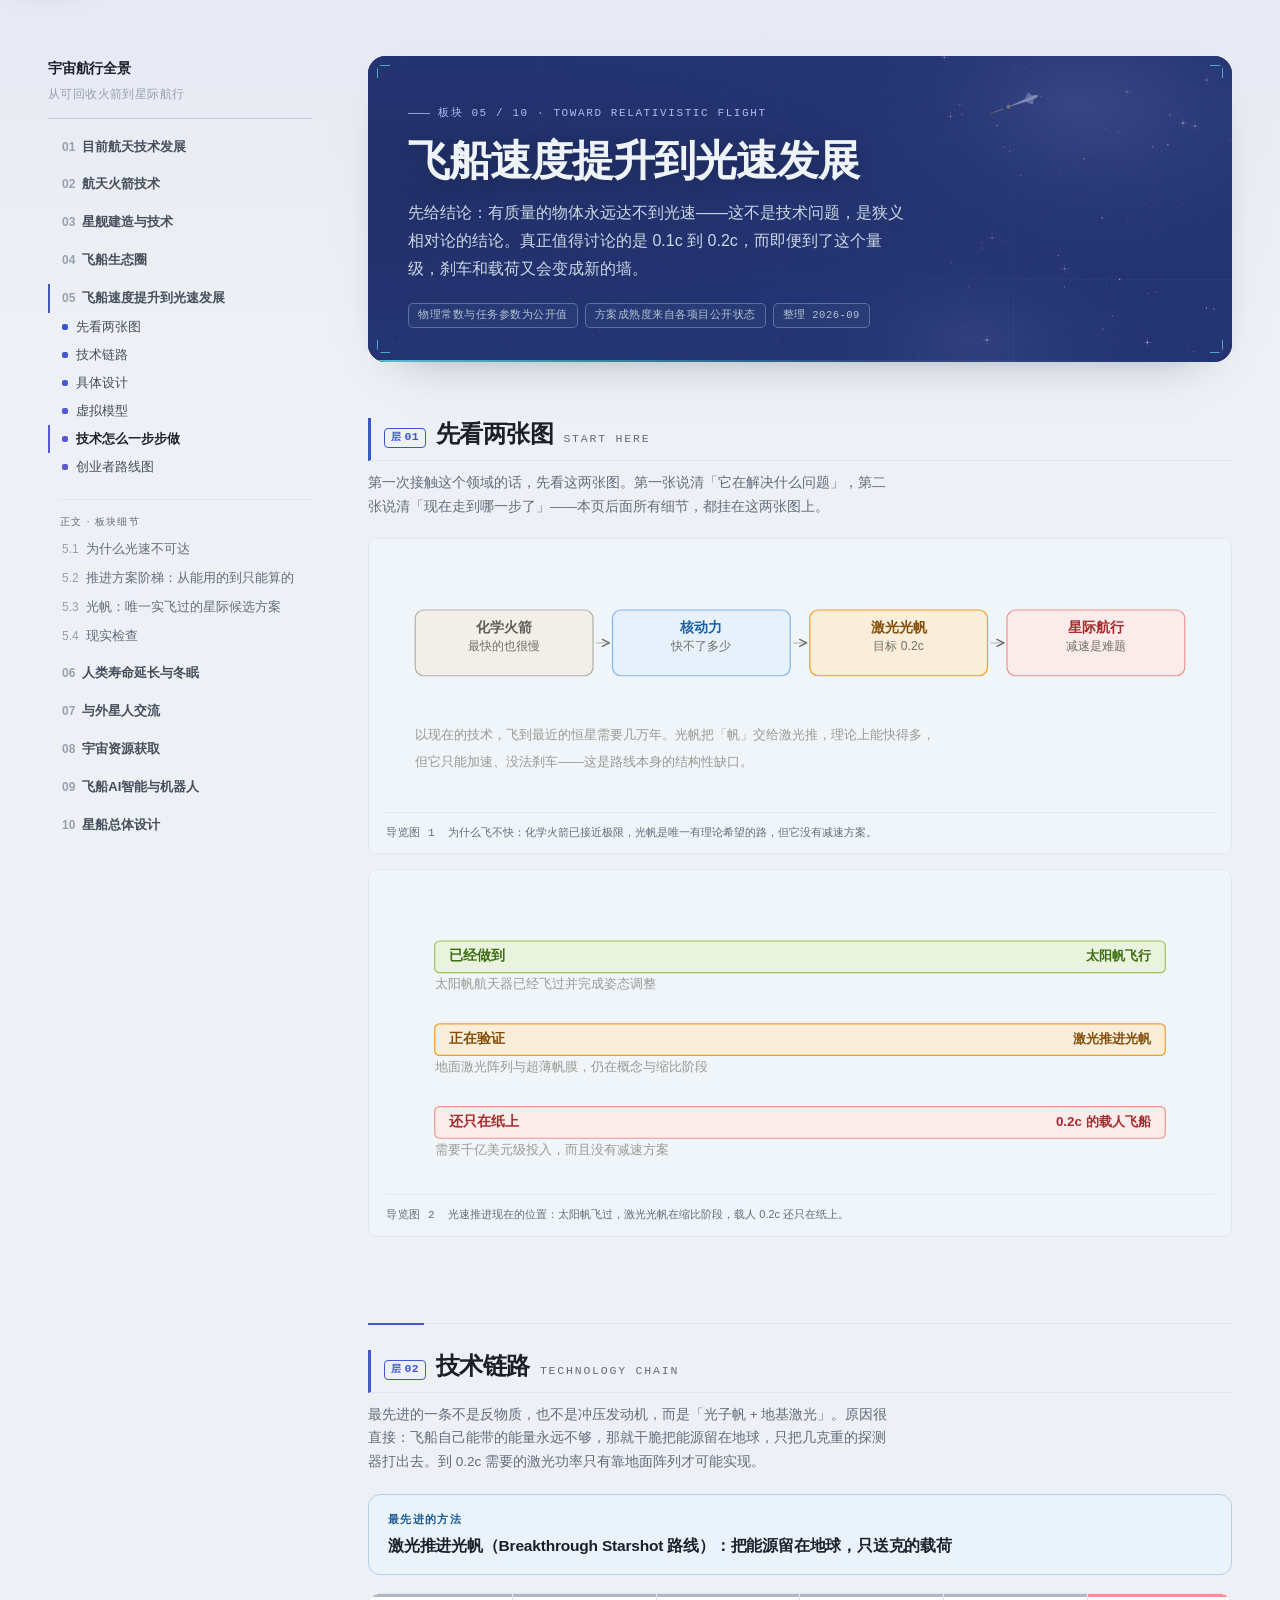
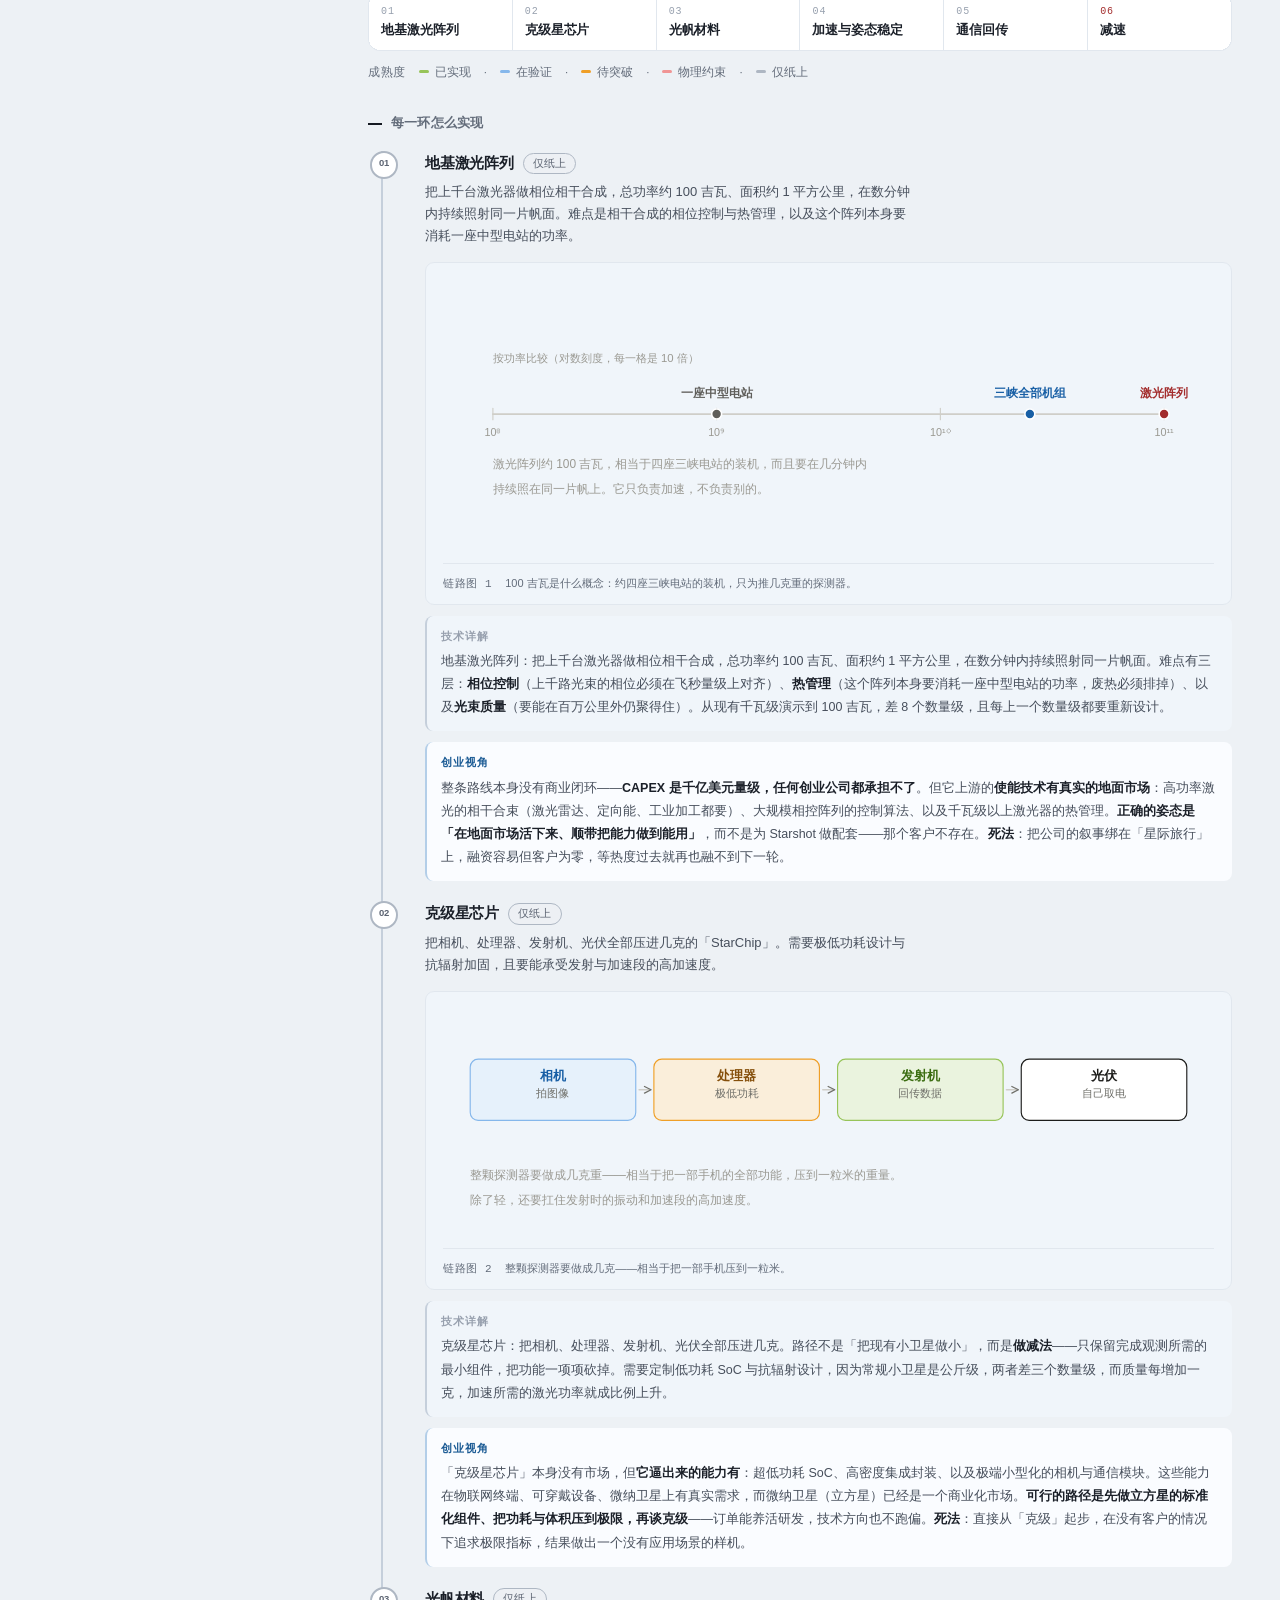
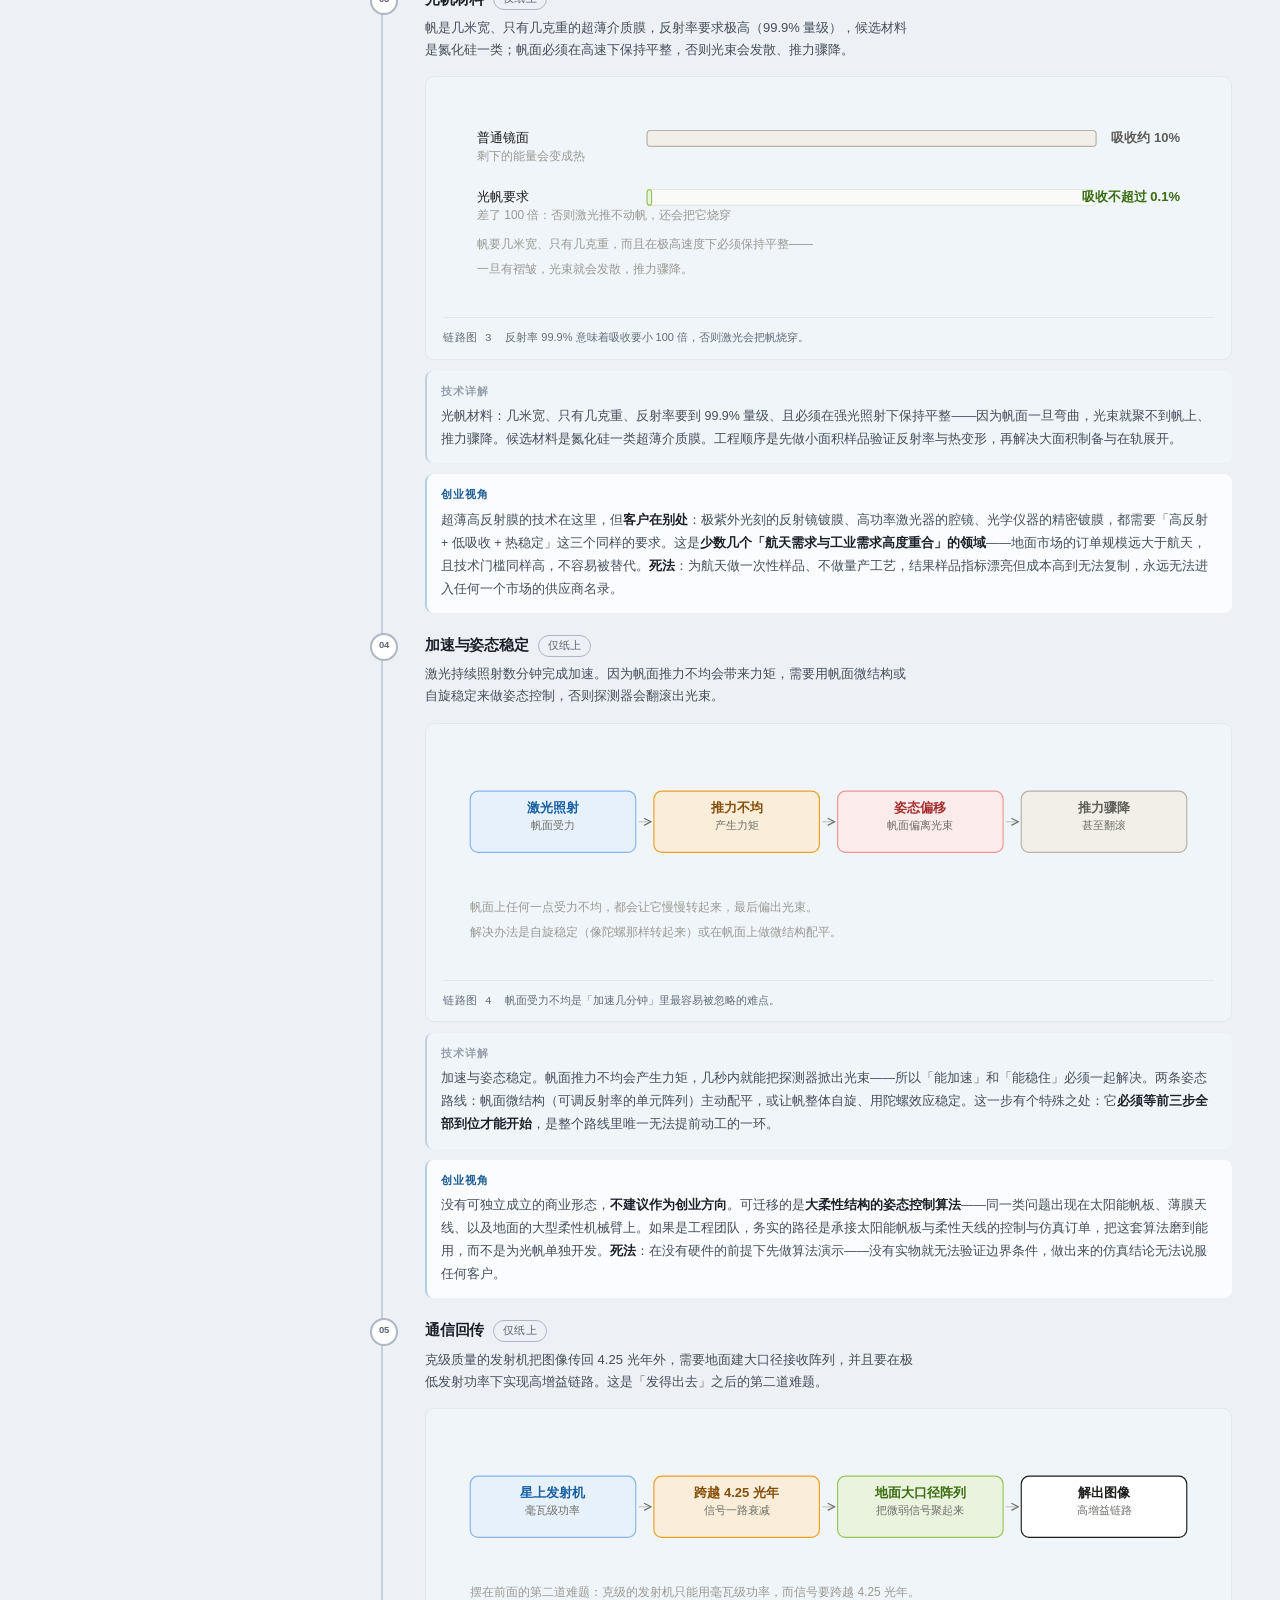
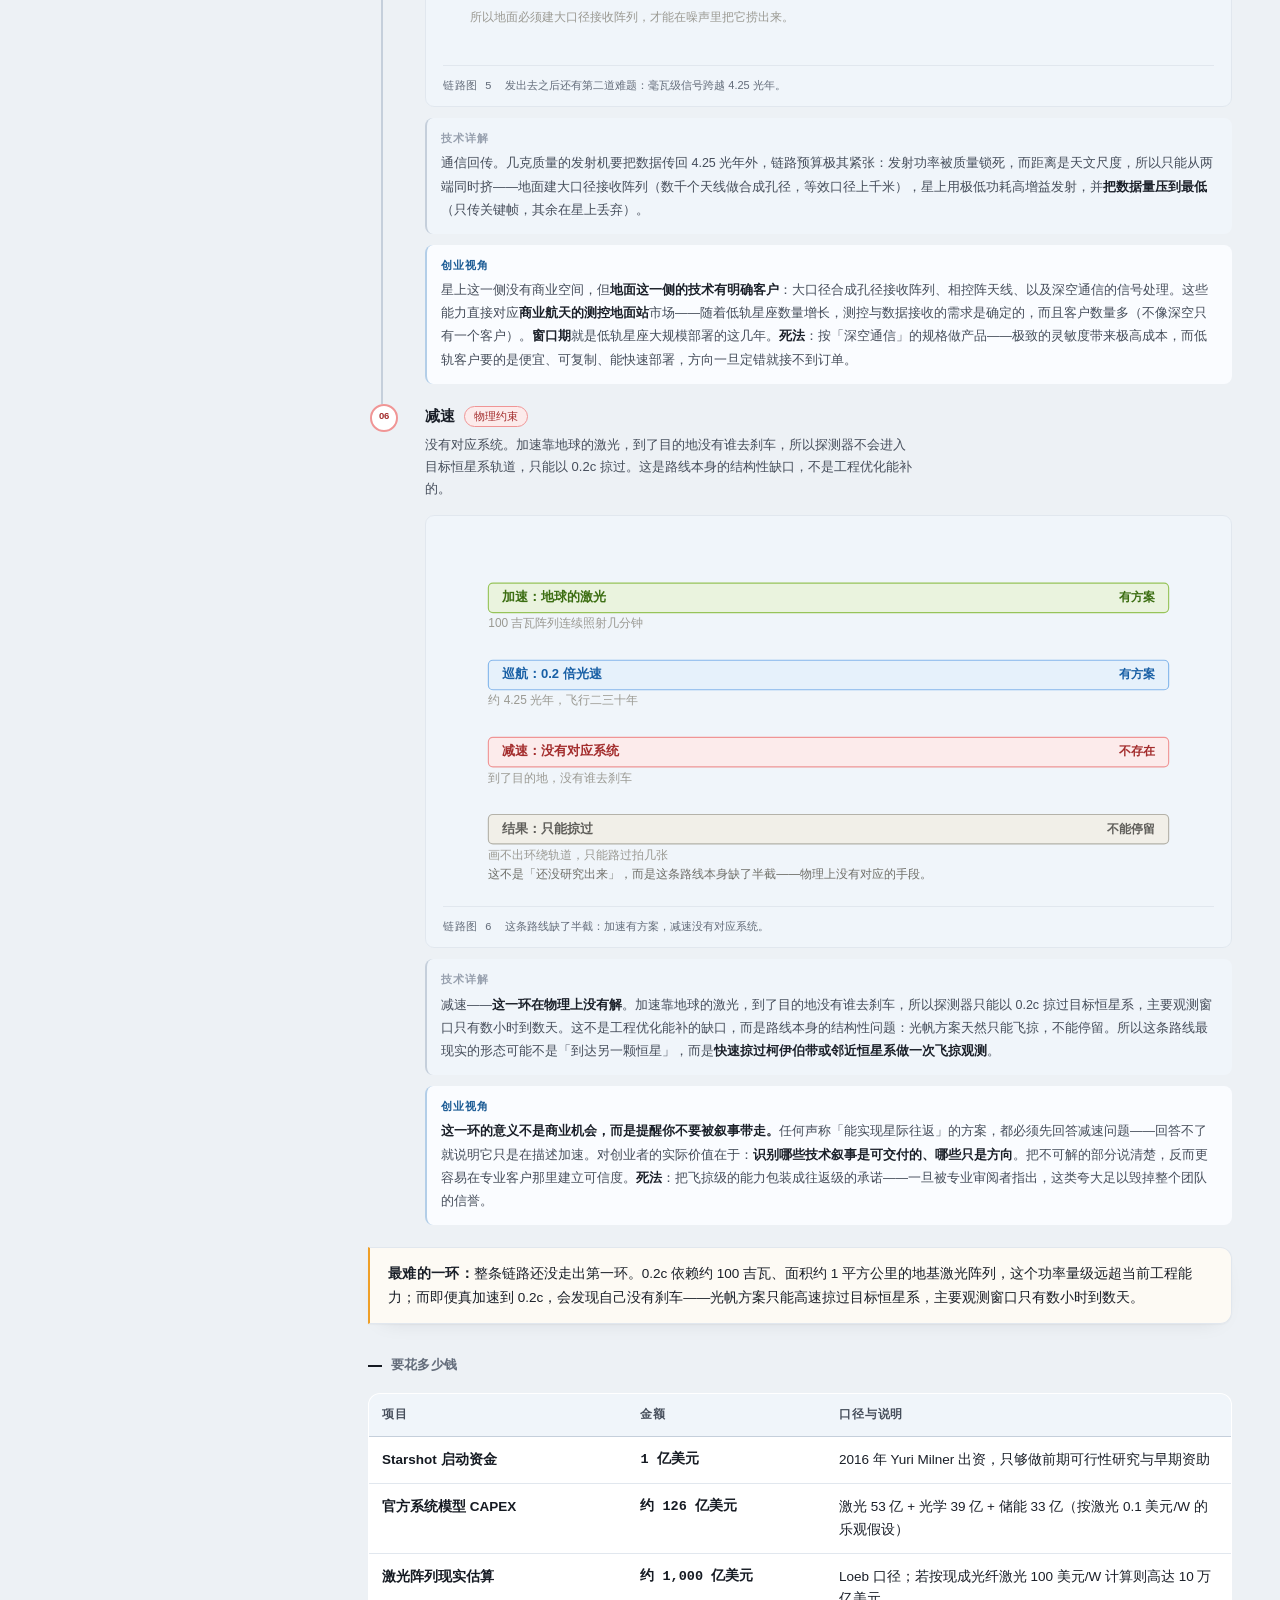
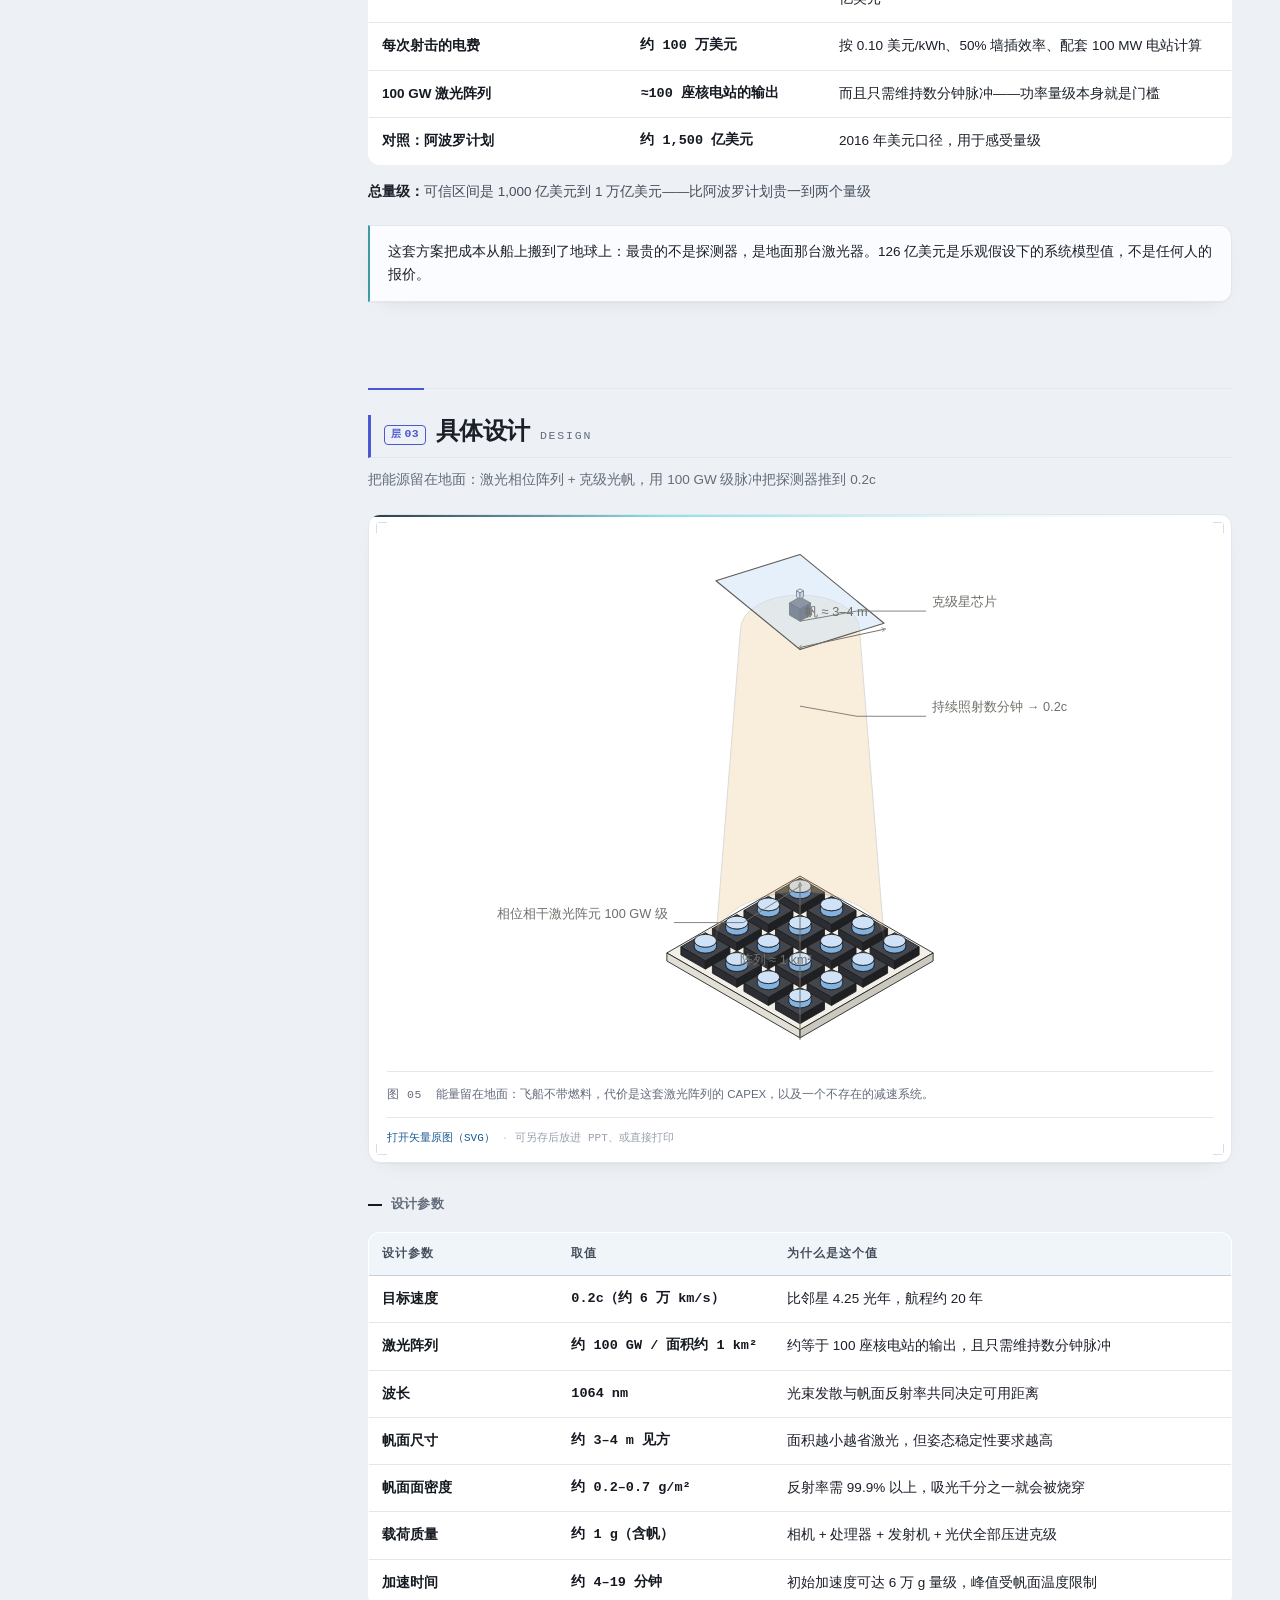
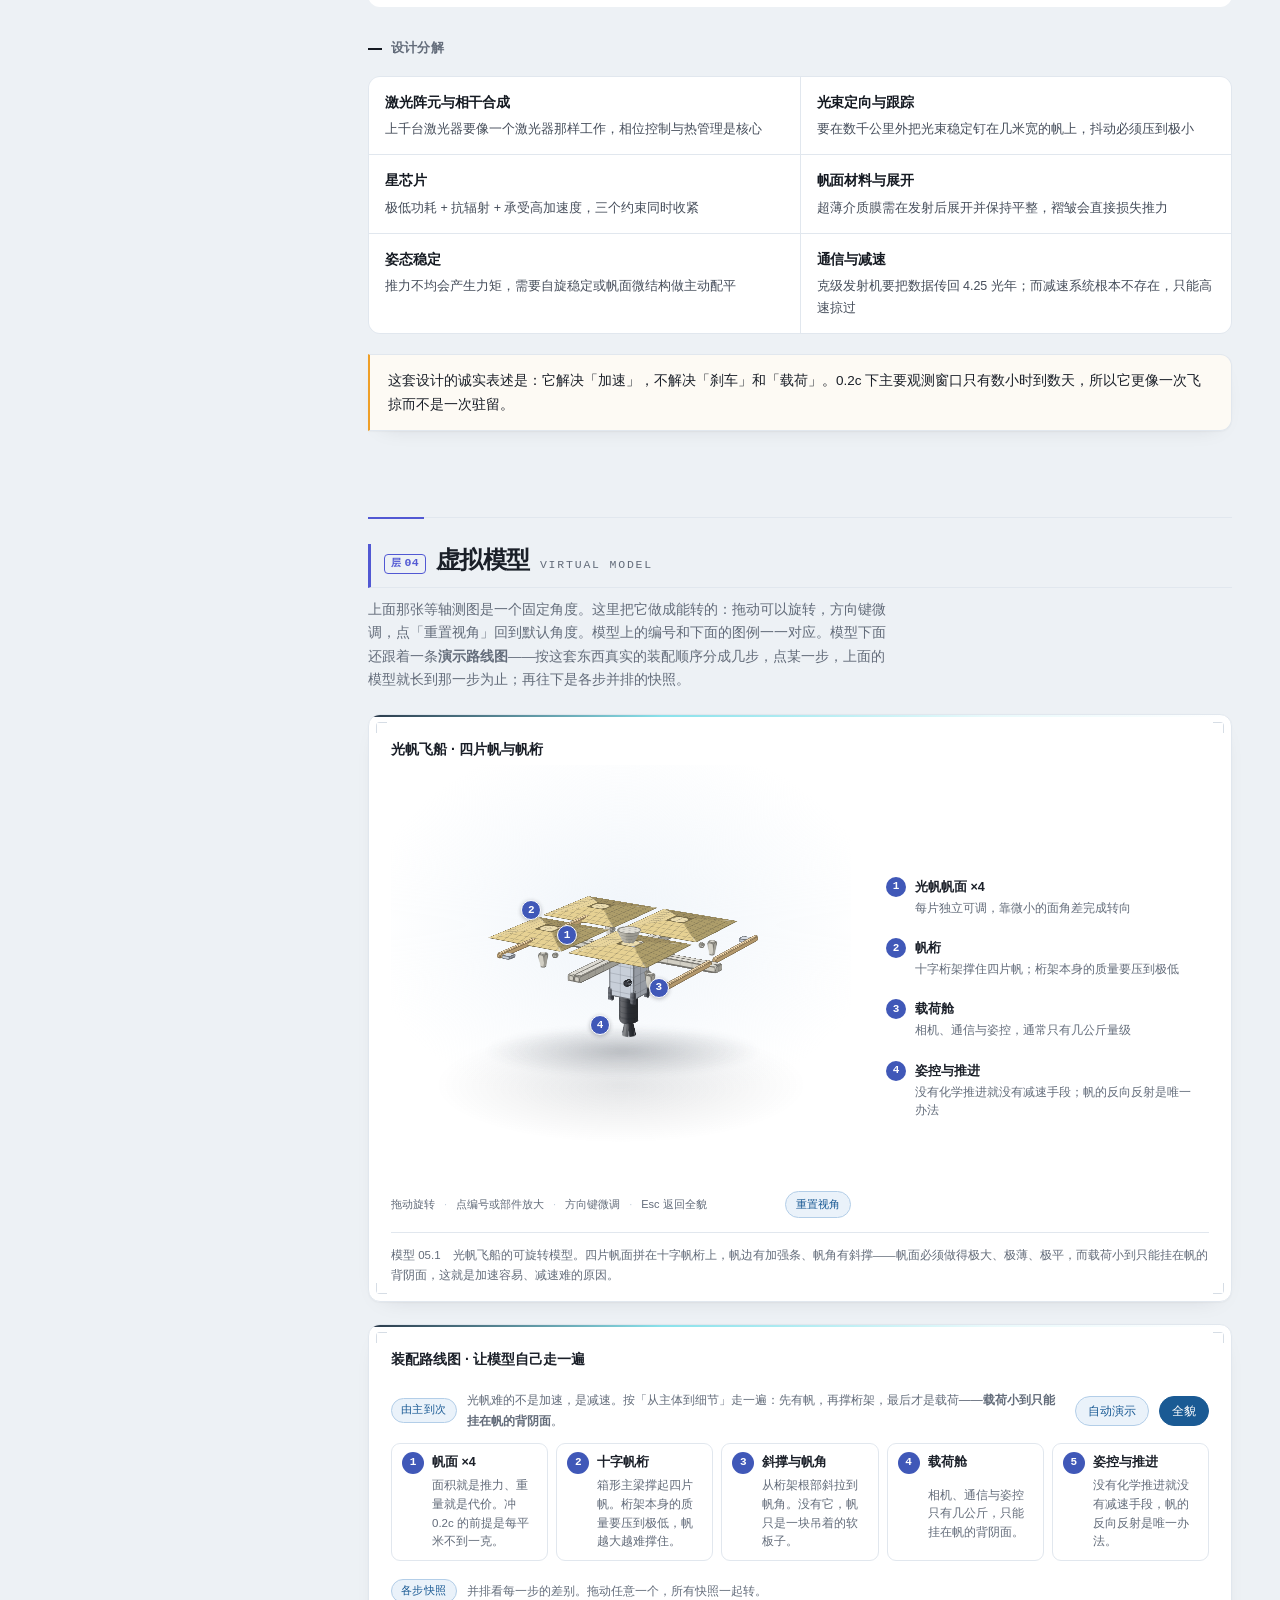
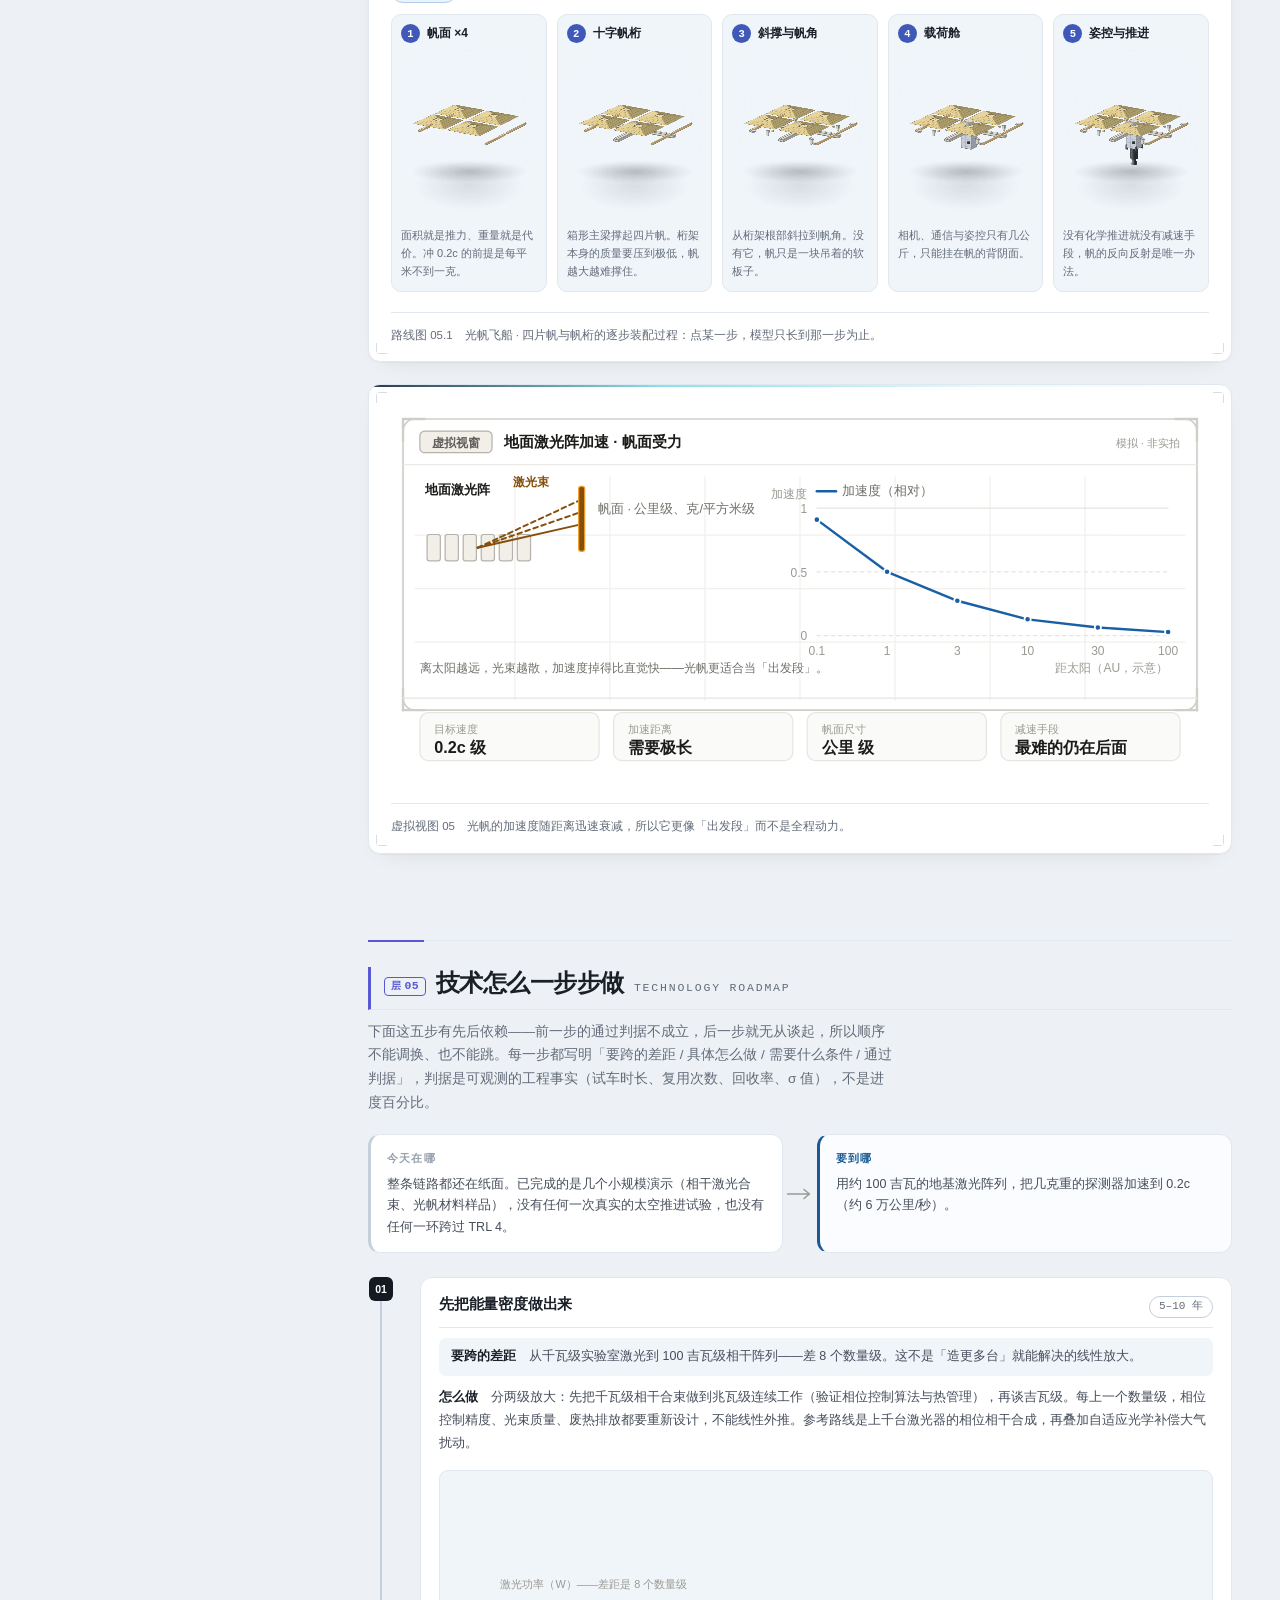
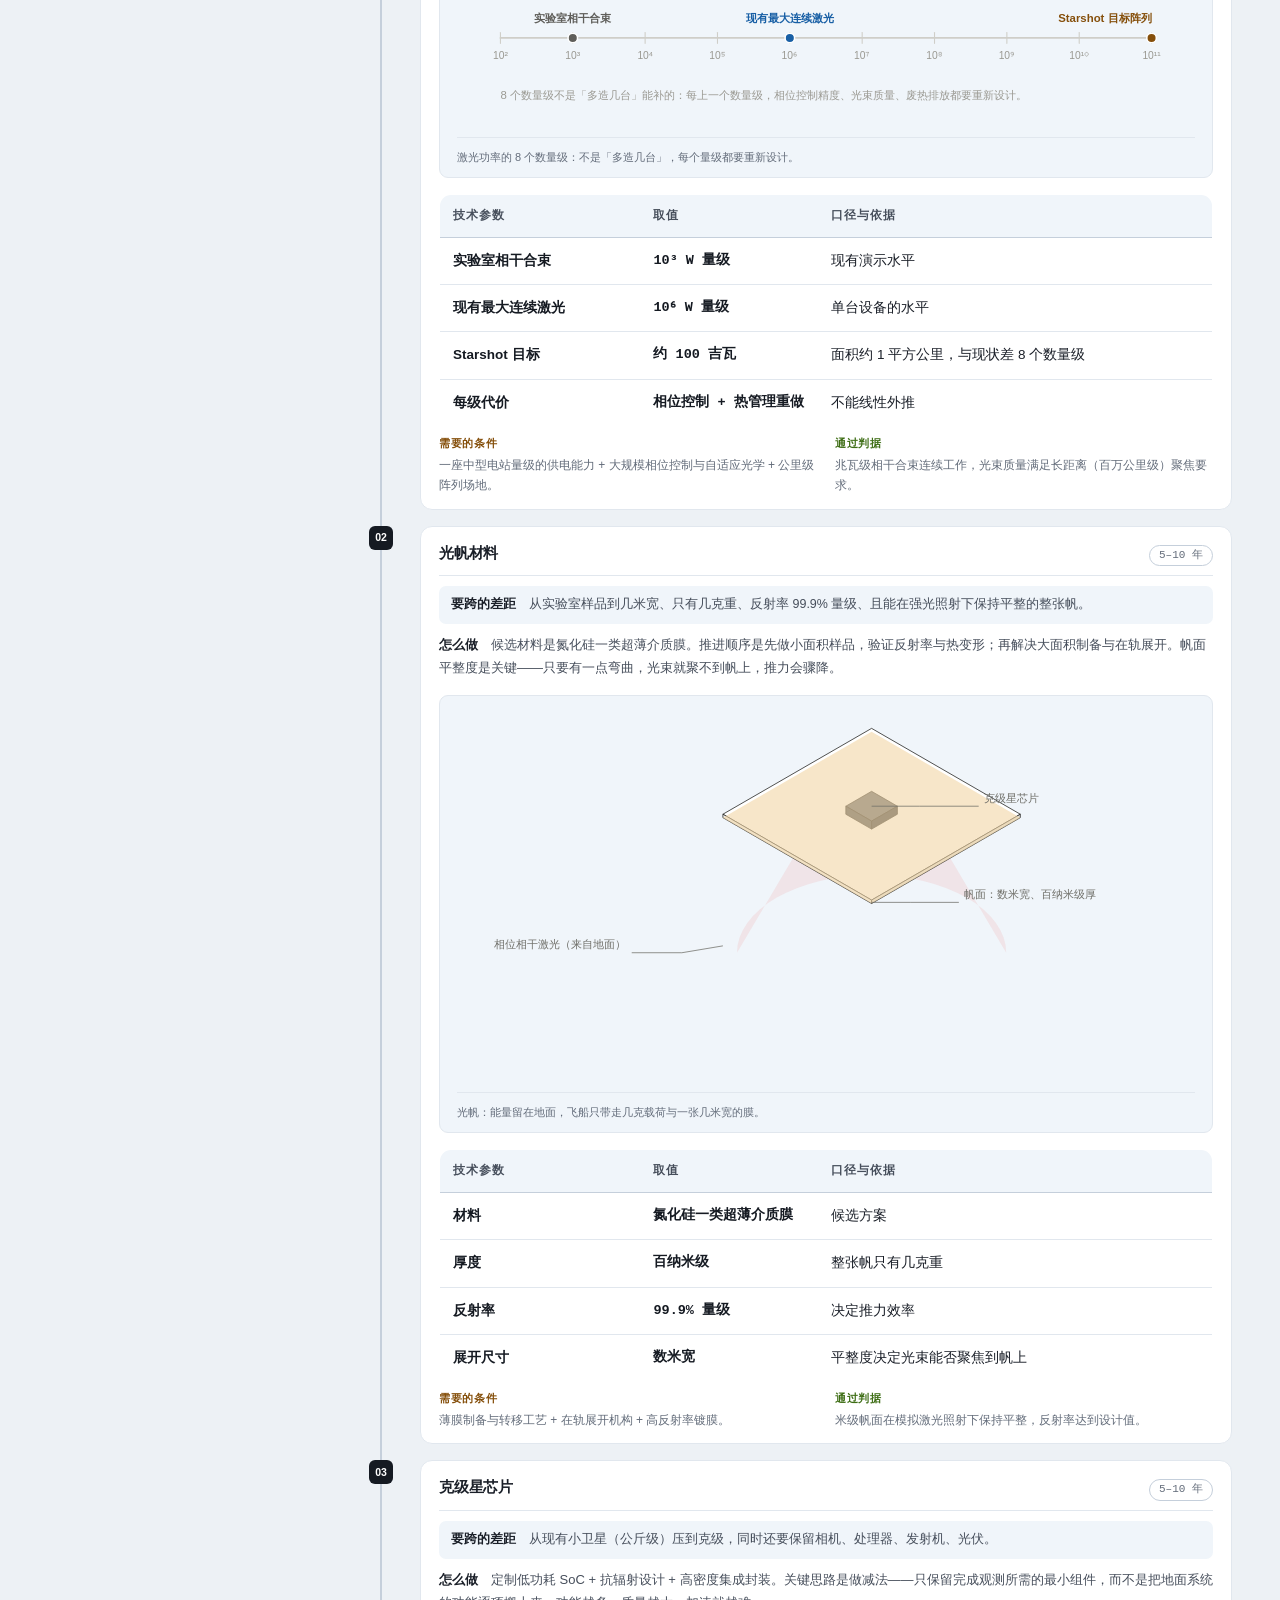
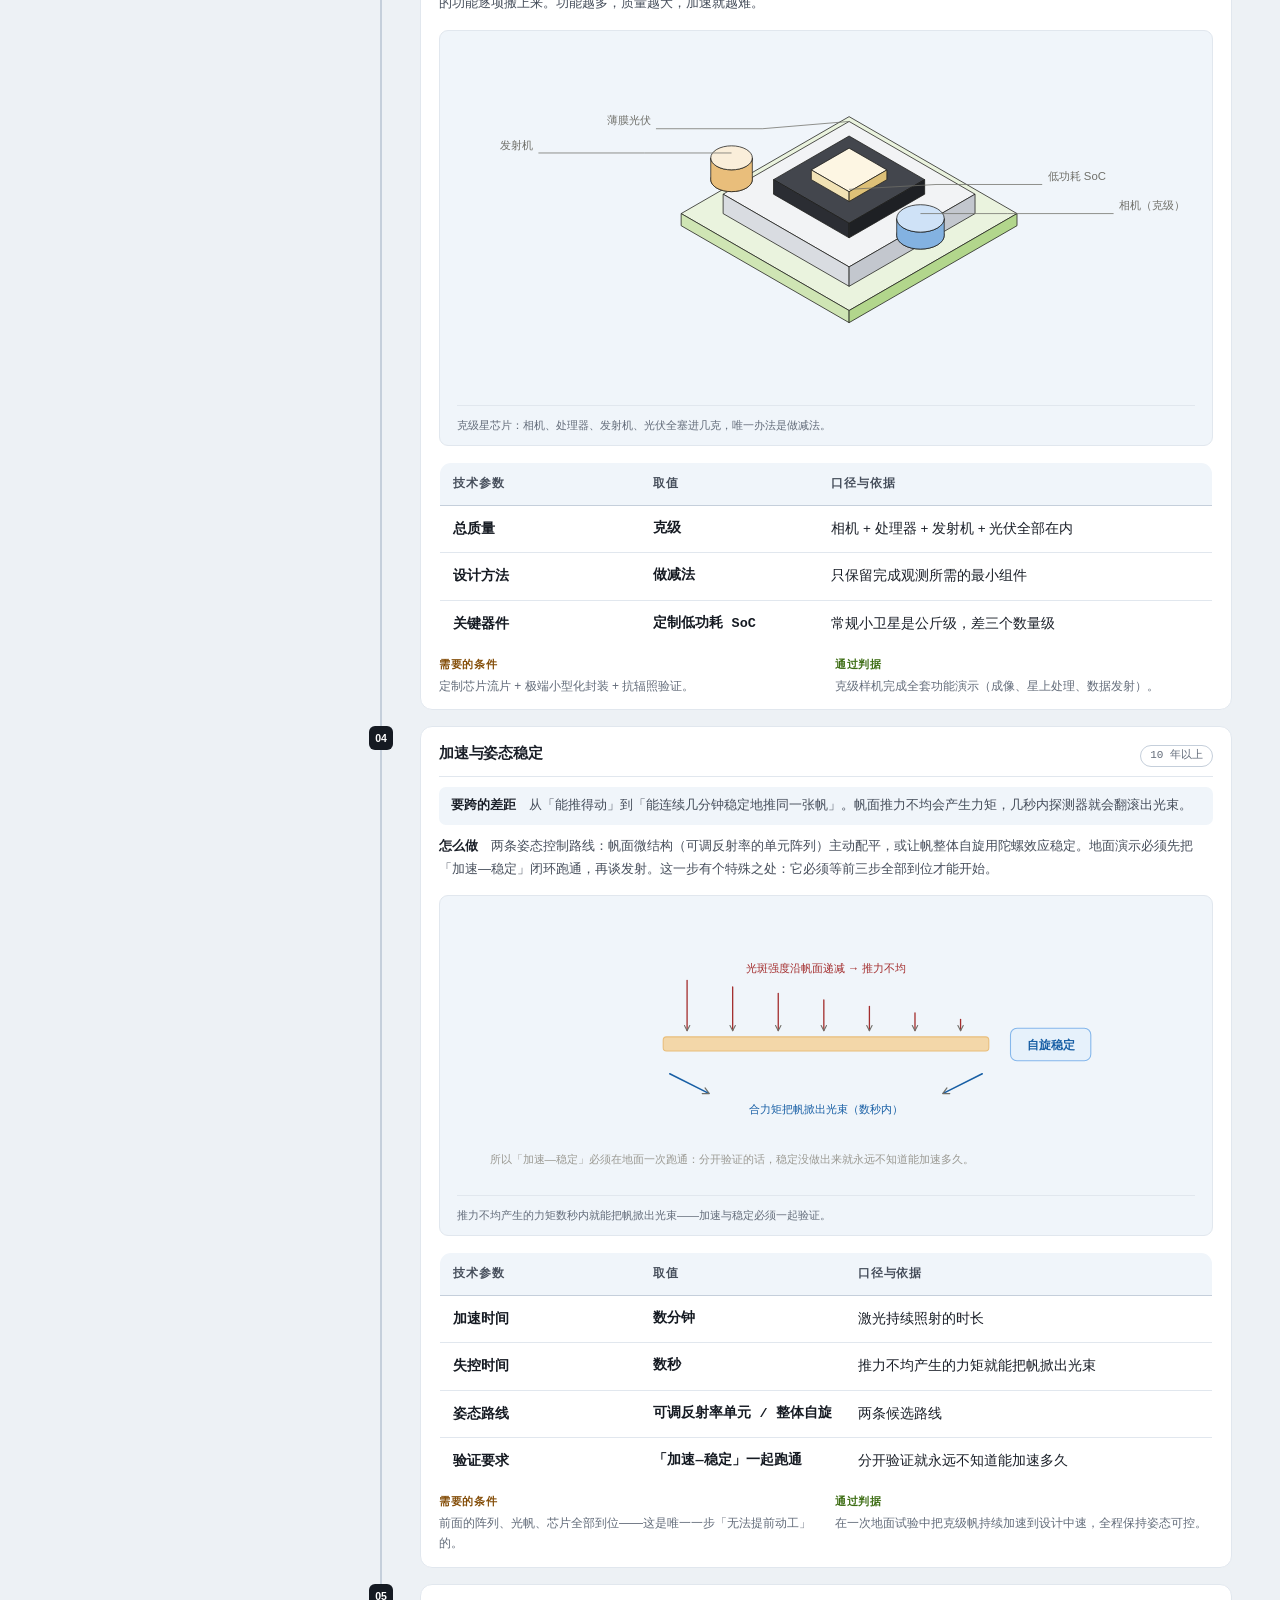
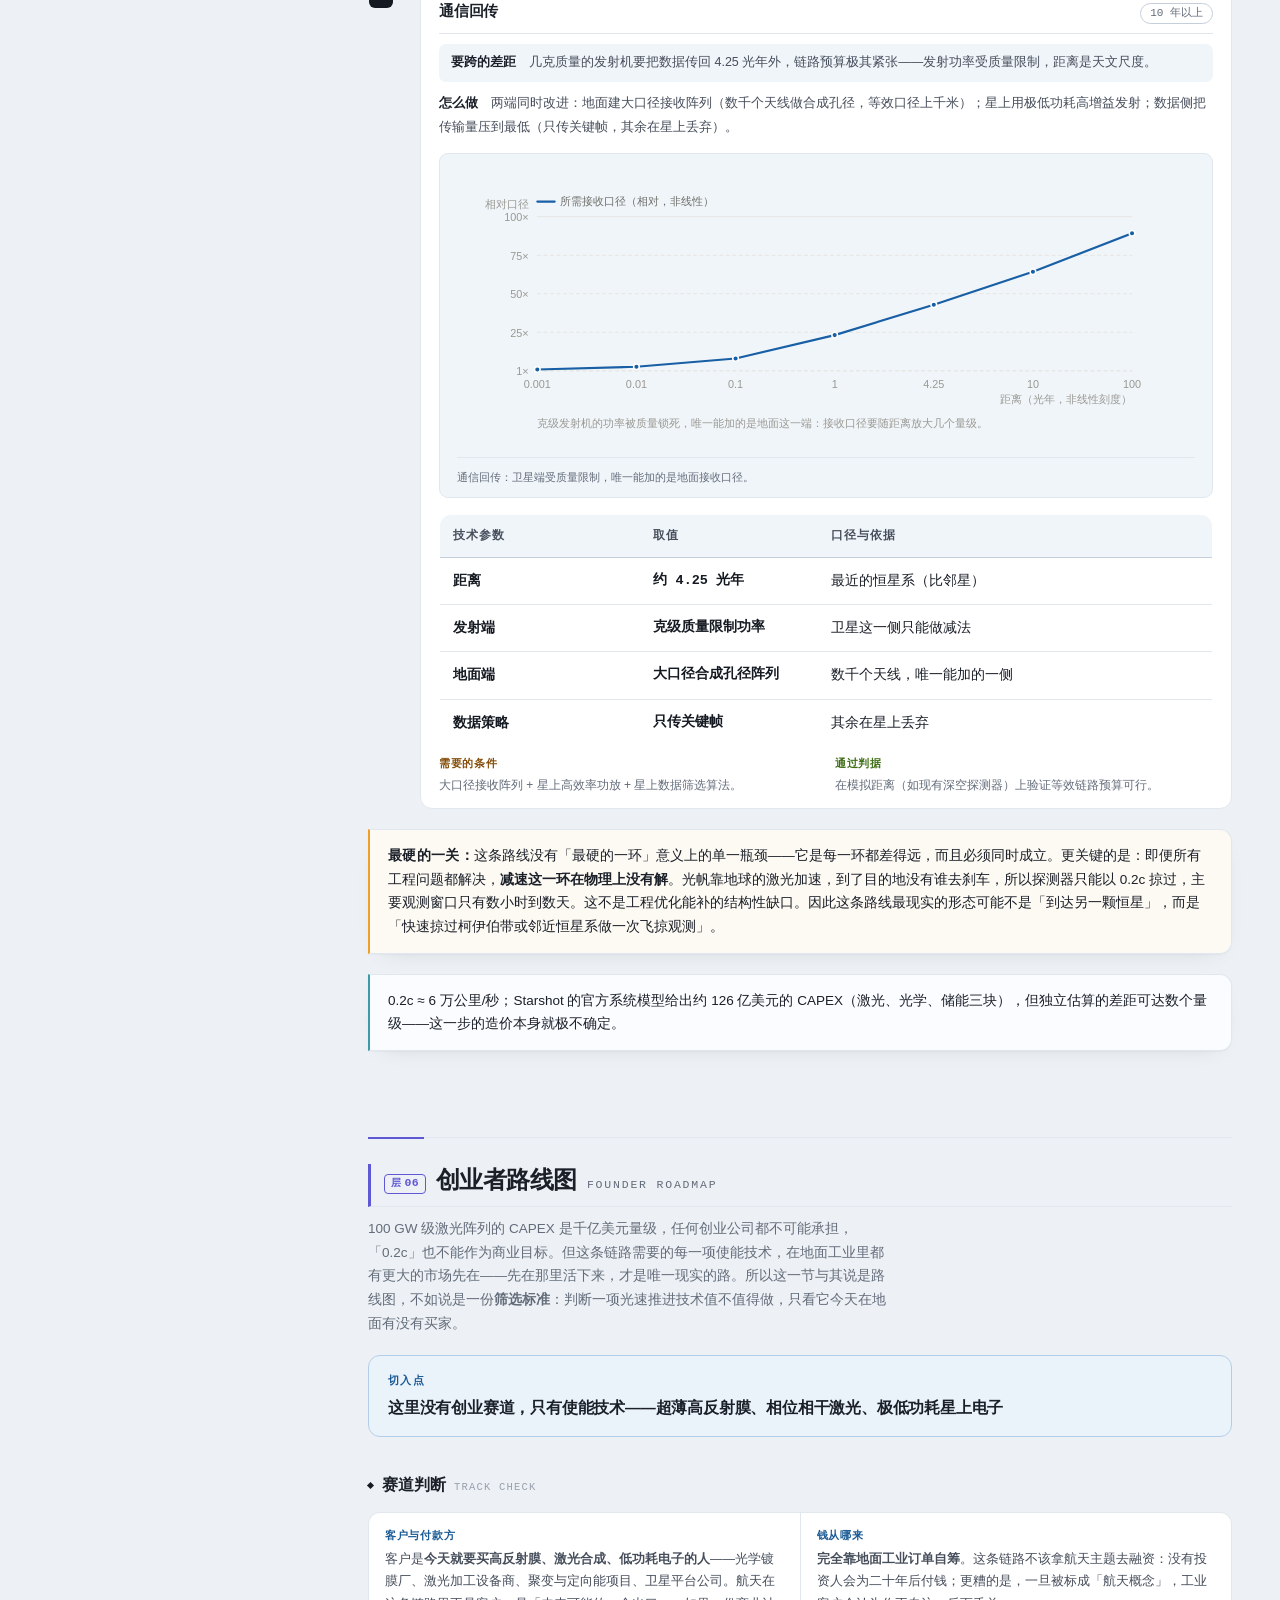
<file: sections/05-lightspeed.html>
<!DOCTYPE html>
<html lang="zh-CN">
<head>
<meta charset="UTF-8">
<meta name="viewport" content="width=device-width, initial-scale=1.0, viewport-fit=cover">
<title>飞船速度提升到光速发展 · 宇宙航行全景</title>
<meta name="description" content="光速是渐近线，不是目标。先给结论：有质量的物体永远达不到光速——这不是技术问题，是狭义相对论的结论。真正值得讨论的是 0.1c 到 0.2c，而即便到了这个量级，刹">
<meta name="theme-color" content="#edf1f5">
<meta property="og:title" content="飞船速度提升到光速发展 · 宇宙航行全景">
<meta property="og:description" content="光速是渐近线，不是目标。先给结论：有质量的物体永远达不到光速——这不是技术问题，是狭义相对论的结论。真正值得讨论的是 0.1c 到 0.2c，而即便到了这个量级，刹">
<meta property="og:locale" content="zh_CN">
<meta property="og:type" content="article">
<link rel="icon" href="data:image/svg+xml,%3Csvg xmlns='http://www.w3.org/2000/svg' viewBox='0 0 32 32'%3E%3Crect width='32' height='32' rx='7' fill='%231c1c1a'/%3E%3Ccircle cx='16' cy='16' r='7.5' fill='none' stroke='%23fff' stroke-width='2'/%3E%3Cellipse cx='16' cy='16' rx='13' ry='4.6' fill='none' stroke='%23fff' stroke-width='1.6' transform='rotate(-28 16 16)'/%3E%3Ccircle cx='27' cy='9.5' r='2.4' fill='%23fff'/%3E%3C/svg%3E">
<link rel="stylesheet" href="../assets/site.css">
<!-- 板块配色必须放在样式表**之后**：两者都是 :root，同优先级下后写的赢。
     放在前面会被 site.css 里的默认值覆盖掉（踩过：十个板块的首屏长得一模一样）。 -->
<style>
:root{
  --bd-ink:#4058b8;
  --bd-deep:#243472;
  --bd-wash:#e7e9f3;
  --bd-glow:#aebbf1;
  --ly1:#3957cd;
  --ly2:#4257d0;
  --ly3:#4a58d2;
  --ly4:#5158d3;
  --ly5:#5858d5;
  --ly6:#5f58d5;
  --sky:url(space-lightspeed.svg);
  --tile:url(space-tile-lightspeed.svg);
}
</style>
</head>
<body data-board="lightspeed">

<a class="skip" href="#main">跳到正文</a>

<div id="progress"></div>

<nav class="topnav" aria-label="板块导航">
  <div class="inner">
    <a href="../index.html">首页</a>
    <a href="01-current.html">目前航天</a>
    <a href="02-rocket-tech.html">火箭技术</a>
    <a href="03-starship.html">星舰建造</a>
    <a href="04-biosphere.html">飞船生态圈</a>
    <a href="05-lightspeed.html" class="active" aria-current="page">光速推进</a>
    <a href="06-lifespan.html">寿命与冬眠</a>
    <a href="07-contact.html">外星交流</a>
    <a href="08-resources.html">宇宙资源</a>
    <a href="09-ai-robots.html">AI 与机器人</a>
    <a href="10-integration.html">星船设计</a>
  </div>
</nav>

<div class="shell">

  <!-- ================= 侧栏目录 ================= -->
  <aside class="rail">
    <a class="brand" href="../index.html">
      宇宙航行全景
      <small>从可回收火箭到星际航行</small>
    </a>
    <nav aria-label="目录">
      <a class="bo" href="01-current.html"><span class="n">01</span>目前航天技术发展</a>
      <a class="bo" href="02-rocket-tech.html"><span class="n">02</span>航天火箭技术</a>
      <a class="bo" href="03-starship.html"><span class="n">03</span>星舰建造与技术</a>
      <a class="bo" href="04-biosphere.html"><span class="n">04</span>飞船生态圈</a>
      <a class="bo active" href="05-lightspeed.html" aria-current="page"><span class="n">05</span>飞船速度提升到光速发展</a>
      <a class="toc-ly ly-1" href="#intro" data-toc><i class="dot"></i>先看两张图</a>
      <a class="toc-ly ly-2" href="#chain" data-toc><i class="dot"></i>技术链路</a>
      <a class="toc-ly ly-3" href="#design" data-toc><i class="dot"></i>具体设计</a>
      <a class="toc-ly ly-4" href="#model" data-toc><i class="dot"></i>虚拟模型</a>
      <a class="toc-ly ly-5" href="#techroad" data-toc><i class="dot"></i>技术怎么一步步做</a>
      <a class="toc-ly ly-6" href="#venture" data-toc><i class="dot"></i>创业者路线图</a>
      <span class="rail-grp">正文 · 板块细节</span>
      <a href="#l-limit" data-toc><span class="n">5.1</span>为什么光速不可达</a>
      <a href="#l-ladder" data-toc><span class="n">5.2</span>推进方案阶梯：从能用的到只能算的</a>
      <a href="#l-sail" data-toc><span class="n">5.3</span>光帆：唯一实飞过的星际候选方案</a>
      <a href="#l-check" data-toc><span class="n">5.4</span>现实检查</a>
      <a class="bo" href="06-lifespan.html"><span class="n">06</span>人类寿命延长与冬眠</a>
      <a class="bo" href="07-contact.html"><span class="n">07</span>与外星人交流</a>
      <a class="bo" href="08-resources.html"><span class="n">08</span>宇宙资源获取</a>
      <a class="bo" href="09-ai-robots.html"><span class="n">09</span>飞船AI智能与机器人</a>
      <a class="bo" href="10-integration.html"><span class="n">10</span>星船总体设计</a>
    </nav>
  </aside>

  <!-- ================= 正文 ================= -->
  <main class="main" id="main">

    <header class="hero hud">
      <div class="sky" aria-hidden="true"></div>
      <div class="hero-in">
        <div class="eyebrow">板块 05 / 10 · Toward Relativistic Flight</div>
        <h1>飞船速度提升到光速发展</h1>
        <p class="dek">先给结论：有质量的物体永远达不到光速——这不是技术问题，是狭义相对论的结论。真正值得讨论的是 0.1c 到 0.2c，而即便到了这个量级，刹车和载荷又会变成新的墙。</p>
        <div class="meta"><span>物理常数与任务参数为公开值</span>
          <span>方案成熟度来自各项目公开状态</span>
          <span>整理 2026-09</span></div>
      </div>
      <div class="rail-line" aria-hidden="true"></div>
    </header>

<section id="intro" class="layer ly-1">
      <h2><span class="ly"><i>层</i>01</span>先看两张图<span class="en">Start Here</span></h2>
      <p class="lead">第一次接触这个领域的话，先看这两张图。第一张说清「它在解决什么问题」，第二张说清「现在走到哪一步了」——本页后面所有细节，都挂在这两张图上。</p>

      <figure class="trs-fig">
        <div class="fig-scroll"><svg viewBox="0 0 680 202" role="img" aria-label="为什么飞不快：化学火箭已接近极限，光帆是唯一有理论希望的路，但它没有减速方案。"><defs><marker id="da76" viewBox="0 0 8 8" refX="6.5" refY="4" markerWidth="5.5" markerHeight="5.5" orient="auto-start-reverse"><path d="M1 1 L7 4 L1 7" fill="none" stroke="#6f6f69" stroke-width="1.2" stroke-linecap="round" stroke-linejoin="round"/></marker></defs><rect x="24" y="46" width="146" height="54" rx="7" fill="#f1efe8" stroke="#b4b2a9" stroke-width="1"/><text x="97" y="64" fill="#5f5e5a" font-size="11.5" font-weight="600" text-anchor="middle">化学火箭</text><text x="97" y="79" fill="#6f6f69" font-size="10" font-weight="400" text-anchor="middle">最快的也很慢</text><line x1="173" y1="73" x2="183" y2="73" stroke="#cfcec8" stroke-width="1.4" marker-end="url(#da76)" stroke-linecap="round"/><rect x="186" y="46" width="146" height="54" rx="7" fill="#e6f1fb" stroke="#85b7eb" stroke-width="1"/><text x="259" y="64" fill="#185fa5" font-size="11.5" font-weight="600" text-anchor="middle">核动力</text><text x="259" y="79" fill="#6f6f69" font-size="10" font-weight="400" text-anchor="middle">快不了多少</text><line x1="335" y1="73" x2="345" y2="73" stroke="#cfcec8" stroke-width="1.4" marker-end="url(#da76)" stroke-linecap="round"/><rect x="348" y="46" width="146" height="54" rx="7" fill="#faeeda" stroke="#ef9f27" stroke-width="1"/><text x="421" y="64" fill="#854f0b" font-size="11.5" font-weight="600" text-anchor="middle">激光光帆</text><text x="421" y="79" fill="#6f6f69" font-size="10" font-weight="400" text-anchor="middle">目标 0.2c</text><line x1="497" y1="73" x2="507" y2="73" stroke="#cfcec8" stroke-width="1.4" marker-end="url(#da76)" stroke-linecap="round"/><rect x="510" y="46" width="146" height="54" rx="7" fill="#fcebeb" stroke="#f09595" stroke-width="1"/><text x="583" y="64" fill="#a32d2d" font-size="11.5" font-weight="600" text-anchor="middle">星际航行</text><text x="583" y="79" fill="#6f6f69" font-size="10" font-weight="400" text-anchor="middle">减速是难题</text><text x="24" y="152" fill="#9a9992" font-size="10.5" font-weight="400" text-anchor="start">以现在的技术，飞到最近的恒星需要几万年。光帆把「帆」交给激光推，理论上能快得多，</text><text x="24" y="174" fill="#9a9992" font-size="10.5" font-weight="400" text-anchor="start">但它只能加速、没法刹车——这是路线本身的结构性缺口。</text></svg></div>
        <figcaption><span class="fgn">导览图 1</span>　为什么飞不快：化学火箭已接近极限，光帆是唯一有理论希望的路，但它没有减速方案。</figcaption>
      </figure>
      <figure class="trs-fig">
        <div class="fig-scroll"><svg viewBox="0 0 680 244" role="img" aria-label="光速推进现在的位置：太阳帆飞过，激光光帆在缩比阶段，载人 0.2c 还只在纸上。"><defs><marker id="da77" viewBox="0 0 8 8" refX="6.5" refY="4" markerWidth="5.5" markerHeight="5.5" orient="auto-start-reverse"><path d="M1 1 L7 4 L1 7" fill="none" stroke="#6f6f69" stroke-width="1.2" stroke-linecap="round" stroke-linejoin="round"/></marker></defs><rect x="40" y="46" width="600" height="26" rx="4" fill="#eaf3de" stroke="#97c459" stroke-width="1"/><text x="52" y="62" fill="#3b6d11" font-size="11.5" font-weight="600" text-anchor="start">已经做到</text><text x="628" y="62" fill="#3b6d11" font-size="11" font-weight="600" text-anchor="end">太阳帆飞行</text><text x="40" y="85" fill="#9a9992" font-size="10.5" font-weight="400" text-anchor="start">太阳帆航天器已经飞过并完成姿态调整</text><rect x="40" y="114" width="600" height="26" rx="4" fill="#faeeda" stroke="#ef9f27" stroke-width="1"/><text x="52" y="130" fill="#854f0b" font-size="11.5" font-weight="600" text-anchor="start">正在验证</text><text x="628" y="130" fill="#854f0b" font-size="11" font-weight="600" text-anchor="end">激光推进光帆</text><text x="40" y="153" fill="#9a9992" font-size="10.5" font-weight="400" text-anchor="start">地面激光阵列与超薄帆膜，仍在概念与缩比阶段</text><rect x="40" y="182" width="600" height="26" rx="4" fill="#fcebeb" stroke="#f09595" stroke-width="1"/><text x="52" y="198" fill="#a32d2d" font-size="11.5" font-weight="600" text-anchor="start">还只在纸上</text><text x="628" y="198" fill="#a32d2d" font-size="11" font-weight="600" text-anchor="end">0.2c 的载人飞船</text><text x="40" y="221" fill="#9a9992" font-size="10.5" font-weight="400" text-anchor="start">需要千亿美元级投入，而且没有减速方案</text></svg></div>
        <figcaption><span class="fgn">导览图 2</span>　光速推进现在的位置：太阳帆飞过，激光光帆在缩比阶段，载人 0.2c 还只在纸上。</figcaption>
      </figure>
    </section>

<section id="chain" class="layer ly-2">
      <h2><span class="ly"><i>层</i>02</span>技术链路<span class="en">Technology Chain</span></h2>
      <p class="lead">最先进的一条不是反物质，也不是冲压发动机，而是「光子帆 + 地基激光」。原因很直接：飞船自己能带的能量永远不够，那就干脆把能源留在地球，只把几克重的探测器打出去。到 0.2c 需要的激光功率只有靠地面阵列才可能实现。</p>

      <div class="frontier">
        <span class="fr-cap">最先进的方法</span>
        <span class="fr-t">激光推进光帆（Breakthrough Starshot 路线）：把能源留在地球，只送克的载荷</span>
      </div>

      <div class="chain-bar">
        <div class="cb plan">
          <span class="cb-i">01</span>
          <span class="cb-t">地基激光阵列</span>
        </div>
        <div class="cb plan">
          <span class="cb-i">02</span>
          <span class="cb-t">克级星芯片</span>
        </div>
        <div class="cb plan">
          <span class="cb-i">03</span>
          <span class="cb-t">光帆材料</span>
        </div>
        <div class="cb plan">
          <span class="cb-i">04</span>
          <span class="cb-t">加速与姿态稳定</span>
        </div>
        <div class="cb plan">
          <span class="cb-i">05</span>
          <span class="cb-t">通信回传</span>
        </div>
        <div class="cb lock">
          <span class="cb-i">06</span>
          <span class="cb-t">减速</span>
        </div>
      </div>
      <div class="chain-legend"><span class="clg-cap">成熟度</span><span class="lg done"><i></i>已实现</span> · <span class="lg run"><i></i>在验证</span> · <span class="lg hold"><i></i>待突破</span> · <span class="lg lock"><i></i>物理约束</span> · <span class="lg plan"><i></i>仅纸上</span></div>

      <h3 class="chain-sub">每一环怎么实现</h3>
      <ol class="chain-list">
        <li class="plan">
          <div class="cl-h"><span class="cl-t">地基激光阵列</span><span class="tag t-plan">仅纸上</span></div>
          <div class="cl-x">把上千台激光器做相位相干合成，总功率约 100 吉瓦、面积约 1 平方公里，在数分钟内持续照射同一片帆面。难点是相干合成的相位控制与热管理，以及这个阵列本身要消耗一座中型电站的功率。</div>
          <figure class="trs-fig">
            <div class="fig-scroll"><svg viewBox="0 0 680 240" role="img" aria-label="100 吉瓦是什么概念：约四座三峡电站的装机，只为推几克重的探测器。"><defs><marker id="da78" viewBox="0 0 8 8" refX="6.5" refY="4" markerWidth="5.5" markerHeight="5.5" orient="auto-start-reverse"><path d="M1 1 L7 4 L1 7" fill="none" stroke="#6f6f69" stroke-width="1.2" stroke-linecap="round" stroke-linejoin="round"/></marker></defs><line x1="44" y1="120" x2="636" y2="120" stroke="#cfcec8" stroke-width="1.6" stroke-linecap="round"/><line x1="44" y1="115" x2="44" y2="125" stroke="#cfcec8" stroke-width="1" stroke-linecap="round"/><text x="44" y="139" fill="#9a9992" font-size="9.5" font-weight="400" text-anchor="middle">10⁸</text><line x1="241.33" y1="115" x2="241.33" y2="125" stroke="#cfcec8" stroke-width="1" stroke-linecap="round"/><text x="241.33" y="139" fill="#9a9992" font-size="9.5" font-weight="400" text-anchor="middle">10⁹</text><line x1="438.67" y1="115" x2="438.67" y2="125" stroke="#cfcec8" stroke-width="1" stroke-linecap="round"/><text x="438.67" y="139" fill="#9a9992" font-size="9.5" font-weight="400" text-anchor="middle">10¹⁰</text><line x1="636" y1="115" x2="636" y2="125" stroke="#cfcec8" stroke-width="1" stroke-linecap="round"/><text x="636" y="139" fill="#9a9992" font-size="9.5" font-weight="400" text-anchor="middle">10¹¹</text><text x="44" y="74" fill="#9a9992" font-size="10" font-weight="400" text-anchor="start">按功率比较（对数刻度，每一格是 10 倍）</text><circle cx="241.33" cy="120" r="4.4" fill="#5f5e5a" stroke="#ffffff" stroke-width="1.4"/><text x="241.33" y="105" fill="#5f5e5a" font-size="10.5" font-weight="600" text-anchor="middle">一座中型电站</text><circle cx="517.6" cy="120" r="4.4" fill="#185fa5" stroke="#ffffff" stroke-width="1.4"/><text x="517.6" y="105" fill="#185fa5" font-size="10.5" font-weight="600" text-anchor="middle">三峡全部机组</text><circle cx="636" cy="120" r="4.4" fill="#a32d2d" stroke="#ffffff" stroke-width="1.4"/><text x="636" y="105" fill="#a32d2d" font-size="10.5" font-weight="600" text-anchor="middle">激光阵列</text><text x="44" y="168" fill="#9a9992" font-size="10.5" font-weight="400" text-anchor="start">激光阵列约 100 吉瓦，相当于四座三峡电站的装机，而且要在几分钟内</text><text x="44" y="190" fill="#9a9992" font-size="10.5" font-weight="400" text-anchor="start">持续照在同一片帆上。它只负责加速，不负责别的。</text></svg></div>
            <figcaption><span class="fgn">链路图 1</span>　100 吉瓦是什么概念：约四座三峡电站的装机，只为推几克重的探测器。</figcaption>
          </figure>
          <div class="cl-blk">
            <span class="cl-cap">技术详解</span>
            <p>地基激光阵列：把上千台激光器做相位相干合成，总功率约 100 吉瓦、面积约 1 平方公里，在数分钟内持续照射同一片帆面。难点有三层：<b>相位控制</b>（上千路光束的相位必须在飞秒量级上对齐）、<b>热管理</b>（这个阵列本身要消耗一座中型电站的功率，废热必须排掉）、以及<b>光束质量</b>（要能在百万公里外仍聚得住）。从现有千瓦级演示到 100 吉瓦，差 8 个数量级，且每上一个数量级都要重新设计。</p>
          </div>
          <div class="cl-blk biz">
            <span class="cl-cap">创业视角</span>
            <p>整条路线本身没有商业闭环——<b>CAPEX 是千亿美元量级，任何创业公司都承担不了</b>。但它上游的<b>使能技术有真实的地面市场</b>：高功率激光的相干合束（激光雷达、定向能、工业加工都要）、大规模相控阵列的控制算法、以及千瓦级以上激光器的热管理。<b>正确的姿态是「在地面市场活下来、顺带把能力做到能用」</b>，而不是为 Starshot 做配套——那个客户不存在。<b>死法</b>：把公司的叙事绑在「星际旅行」上，融资容易但客户为零，等热度过去就再也融不到下一轮。</p>
          </div>
        </li>
        <li class="plan">
          <div class="cl-h"><span class="cl-t">克级星芯片</span><span class="tag t-plan">仅纸上</span></div>
          <div class="cl-x">把相机、处理器、发射机、光伏全部压进几克的「StarChip」。需要极低功耗设计与抗辐射加固，且要能承受发射与加速段的高加速度。</div>
          <figure class="trs-fig">
            <div class="fig-scroll"><svg viewBox="0 0 680 202" role="img" aria-label="整颗探测器要做成几克——相当于把一部手机压到一粒米。"><defs><marker id="da79" viewBox="0 0 8 8" refX="6.5" refY="4" markerWidth="5.5" markerHeight="5.5" orient="auto-start-reverse"><path d="M1 1 L7 4 L1 7" fill="none" stroke="#6f6f69" stroke-width="1.2" stroke-linecap="round" stroke-linejoin="round"/></marker></defs><rect x="24" y="46" width="146" height="54" rx="7" fill="#e6f1fb" stroke="#85b7eb" stroke-width="1"/><text x="97" y="64" fill="#185fa5" font-size="11.5" font-weight="600" text-anchor="middle">相机</text><text x="97" y="79" fill="#6f6f69" font-size="10" font-weight="400" text-anchor="middle">拍图像</text><line x1="173" y1="73" x2="183" y2="73" stroke="#cfcec8" stroke-width="1.4" marker-end="url(#da79)" stroke-linecap="round"/><rect x="186" y="46" width="146" height="54" rx="7" fill="#faeeda" stroke="#ef9f27" stroke-width="1"/><text x="259" y="64" fill="#854f0b" font-size="11.5" font-weight="600" text-anchor="middle">处理器</text><text x="259" y="79" fill="#6f6f69" font-size="10" font-weight="400" text-anchor="middle">极低功耗</text><line x1="335" y1="73" x2="345" y2="73" stroke="#cfcec8" stroke-width="1.4" marker-end="url(#da79)" stroke-linecap="round"/><rect x="348" y="46" width="146" height="54" rx="7" fill="#eaf3de" stroke="#97c459" stroke-width="1"/><text x="421" y="64" fill="#3b6d11" font-size="11.5" font-weight="600" text-anchor="middle">发射机</text><text x="421" y="79" fill="#6f6f69" font-size="10" font-weight="400" text-anchor="middle">回传数据</text><line x1="497" y1="73" x2="507" y2="73" stroke="#cfcec8" stroke-width="1.4" marker-end="url(#da79)" stroke-linecap="round"/><rect x="510" y="46" width="146" height="54" rx="7" fill="#ffffff" stroke="#1c1c1a" stroke-width="1"/><text x="583" y="64" fill="#1c1c1a" font-size="11.5" font-weight="600" text-anchor="middle">光伏</text><text x="583" y="79" fill="#6f6f69" font-size="10" font-weight="400" text-anchor="middle">自己取电</text><text x="24" y="152" fill="#9a9992" font-size="10.5" font-weight="400" text-anchor="start">整颗探测器要做成几克重——相当于把一部手机的全部功能，压到一粒米的重量。</text><text x="24" y="174" fill="#9a9992" font-size="10.5" font-weight="400" text-anchor="start">除了轻，还要扛住发射时的振动和加速段的高加速度。</text></svg></div>
            <figcaption><span class="fgn">链路图 2</span>　整颗探测器要做成几克——相当于把一部手机压到一粒米。</figcaption>
          </figure>
          <div class="cl-blk">
            <span class="cl-cap">技术详解</span>
            <p>克级星芯片：把相机、处理器、发射机、光伏全部压进几克。路径不是「把现有小卫星做小」，而是<b>做减法</b>——只保留完成观测所需的最小组件，把功能一项项砍掉。需要定制低功耗 SoC 与抗辐射设计，因为常规小卫星是公斤级，两者差三个数量级，而质量每增加一克，加速所需的激光功率就成比例上升。</p>
          </div>
          <div class="cl-blk biz">
            <span class="cl-cap">创业视角</span>
            <p>「克级星芯片」本身没有市场，但<b>它逼出来的能力有</b>：超低功耗 SoC、高密度集成封装、以及极端小型化的相机与通信模块。这些能力在物联网终端、可穿戴设备、微纳卫星上有真实需求，而微纳卫星（立方星）已经是一个商业化市场。<b>可行的路径是先做立方星的标准化组件、把功耗与体积压到极限，再谈克级</b>——订单能养活研发，技术方向也不跑偏。<b>死法</b>：直接从「克级」起步，在没有客户的情况下追求极限指标，结果做出一个没有应用场景的样机。</p>
          </div>
        </li>
        <li class="plan">
          <div class="cl-h"><span class="cl-t">光帆材料</span><span class="tag t-plan">仅纸上</span></div>
          <div class="cl-x">帆是几米宽、只有几克重的超薄介质膜，反射率要求极高（99.9% 量级），候选材料是氮化硅一类；帆面必须在高速下保持平整，否则光束会发散、推力骤降。</div>
          <figure class="trs-fig">
            <div class="fig-scroll"><svg viewBox="0 0 680 188" role="img" aria-label="反射率 99.9% 意味着吸收要小 100 倍，否则激光会把帆烧穿。"><defs><marker id="da80" viewBox="0 0 8 8" refX="6.5" refY="4" markerWidth="5.5" markerHeight="5.5" orient="auto-start-reverse"><path d="M1 1 L7 4 L1 7" fill="none" stroke="#6f6f69" stroke-width="1.2" stroke-linecap="round" stroke-linejoin="round"/></marker></defs><text x="30" y="44" fill="#1c1c1a" font-size="11.5" font-weight="400" text-anchor="start">普通镜面</text><rect x="180" y="34" width="396" height="14" rx="3" fill="#fafaf8" stroke="#e6e5e0" stroke-width="1"/><rect x="180" y="34" width="396" height="14" rx="3" fill="#f1efe8" stroke="#b4b2a9" stroke-width="1"/><text x="650" y="44.5" fill="#5f5e5a" font-size="11.5" font-weight="600" text-anchor="end">吸收约 10%</text><text x="30" y="60" fill="#9a9992" font-size="10.5" font-weight="400" text-anchor="start">剩下的能量会变成热</text><text x="30" y="96" fill="#1c1c1a" font-size="11.5" font-weight="400" text-anchor="start">光帆要求</text><rect x="180" y="86" width="396" height="14" rx="3" fill="#fafaf8" stroke="#e6e5e0" stroke-width="1"/><rect x="180" y="86" width="3.96" height="14" rx="3" fill="#eaf3de" stroke="#97c459" stroke-width="1"/><text x="650" y="96.5" fill="#3b6d11" font-size="11.5" font-weight="600" text-anchor="end">吸收不超过 0.1%</text><text x="30" y="112" fill="#9a9992" font-size="10.5" font-weight="400" text-anchor="start">差了 100 倍：否则激光推不动帆，还会把它烧穿</text><text x="30" y="138" fill="#9a9992" font-size="10.5" font-weight="400" text-anchor="start">帆要几米宽、只有几克重，而且在极高速度下必须保持平整——</text><text x="30" y="160" fill="#9a9992" font-size="10.5" font-weight="400" text-anchor="start">一旦有褶皱，光束就会发散，推力骤降。</text></svg></div>
            <figcaption><span class="fgn">链路图 3</span>　反射率 99.9% 意味着吸收要小 100 倍，否则激光会把帆烧穿。</figcaption>
          </figure>
          <div class="cl-blk">
            <span class="cl-cap">技术详解</span>
            <p>光帆材料：几米宽、只有几克重、反射率要到 99.9% 量级、且必须在强光照射下保持平整——因为帆面一旦弯曲，光束就聚不到帆上、推力骤降。候选材料是氮化硅一类超薄介质膜。工程顺序是先做小面积样品验证反射率与热变形，再解决大面积制备与在轨展开。</p>
          </div>
          <div class="cl-blk biz">
            <span class="cl-cap">创业视角</span>
            <p>超薄高反射膜的技术在这里，但<b>客户在别处</b>：极紫外光刻的反射镜镀膜、高功率激光器的腔镜、光学仪器的精密镀膜，都需要「高反射 + 低吸收 + 热稳定」这三个同样的要求。这是<b>少数几个「航天需求与工业需求高度重合」的领域</b>——地面市场的订单规模远大于航天，且技术门槛同样高，不容易被替代。<b>死法</b>：为航天做一次性样品、不做量产工艺，结果样品指标漂亮但成本高到无法复制，永远无法进入任何一个市场的供应商名录。</p>
          </div>
        </li>
        <li class="plan">
          <div class="cl-h"><span class="cl-t">加速与姿态稳定</span><span class="tag t-plan">仅纸上</span></div>
          <div class="cl-x">激光持续照射数分钟完成加速。因为帆面推力不均会带来力矩，需要用帆面微结构或自旋稳定来做姿态控制，否则探测器会翻滚出光束。</div>
          <figure class="trs-fig">
            <div class="fig-scroll"><svg viewBox="0 0 680 202" role="img" aria-label="帆面受力不均是「加速几分钟」里最容易被忽略的难点。"><defs><marker id="da81" viewBox="0 0 8 8" refX="6.5" refY="4" markerWidth="5.5" markerHeight="5.5" orient="auto-start-reverse"><path d="M1 1 L7 4 L1 7" fill="none" stroke="#6f6f69" stroke-width="1.2" stroke-linecap="round" stroke-linejoin="round"/></marker></defs><rect x="24" y="46" width="146" height="54" rx="7" fill="#e6f1fb" stroke="#85b7eb" stroke-width="1"/><text x="97" y="64" fill="#185fa5" font-size="11.5" font-weight="600" text-anchor="middle">激光照射</text><text x="97" y="79" fill="#6f6f69" font-size="10" font-weight="400" text-anchor="middle">帆面受力</text><line x1="173" y1="73" x2="183" y2="73" stroke="#cfcec8" stroke-width="1.4" marker-end="url(#da81)" stroke-linecap="round"/><rect x="186" y="46" width="146" height="54" rx="7" fill="#faeeda" stroke="#ef9f27" stroke-width="1"/><text x="259" y="64" fill="#854f0b" font-size="11.5" font-weight="600" text-anchor="middle">推力不均</text><text x="259" y="79" fill="#6f6f69" font-size="10" font-weight="400" text-anchor="middle">产生力矩</text><line x1="335" y1="73" x2="345" y2="73" stroke="#cfcec8" stroke-width="1.4" marker-end="url(#da81)" stroke-linecap="round"/><rect x="348" y="46" width="146" height="54" rx="7" fill="#fcebeb" stroke="#f09595" stroke-width="1"/><text x="421" y="64" fill="#a32d2d" font-size="11.5" font-weight="600" text-anchor="middle">姿态偏移</text><text x="421" y="79" fill="#6f6f69" font-size="10" font-weight="400" text-anchor="middle">帆面偏离光束</text><line x1="497" y1="73" x2="507" y2="73" stroke="#cfcec8" stroke-width="1.4" marker-end="url(#da81)" stroke-linecap="round"/><rect x="510" y="46" width="146" height="54" rx="7" fill="#f1efe8" stroke="#b4b2a9" stroke-width="1"/><text x="583" y="64" fill="#5f5e5a" font-size="11.5" font-weight="600" text-anchor="middle">推力骤降</text><text x="583" y="79" fill="#6f6f69" font-size="10" font-weight="400" text-anchor="middle">甚至翻滚</text><text x="24" y="152" fill="#9a9992" font-size="10.5" font-weight="400" text-anchor="start">帆面上任何一点受力不均，都会让它慢慢转起来，最后偏出光束。</text><text x="24" y="174" fill="#9a9992" font-size="10.5" font-weight="400" text-anchor="start">解决办法是自旋稳定（像陀螺那样转起来）或在帆面上做微结构配平。</text></svg></div>
            <figcaption><span class="fgn">链路图 4</span>　帆面受力不均是「加速几分钟」里最容易被忽略的难点。</figcaption>
          </figure>
          <div class="cl-blk">
            <span class="cl-cap">技术详解</span>
            <p>加速与姿态稳定。帆面推力不均会产生力矩，几秒内就能把探测器掀出光束——所以「能加速」和「能稳住」必须一起解决。两条姿态路线：帆面微结构（可调反射率的单元阵列）主动配平，或让帆整体自旋、用陀螺效应稳定。这一步有个特殊之处：它<b>必须等前三步全部到位才能开始</b>，是整个路线里唯一无法提前动工的一环。</p>
          </div>
          <div class="cl-blk biz">
            <span class="cl-cap">创业视角</span>
            <p>没有可独立成立的商业形态，<b>不建议作为创业方向</b>。可迁移的是<b>大柔性结构的姿态控制算法</b>——同一类问题出现在太阳能帆板、薄膜天线、以及地面的大型柔性机械臂上。如果是工程团队，务实的路径是承接太阳能帆板与柔性天线的控制与仿真订单，把这套算法磨到能用，而不是为光帆单独开发。<b>死法</b>：在没有硬件的前提下先做算法演示——没有实物就无法验证边界条件，做出来的仿真结论无法说服任何客户。</p>
          </div>
        </li>
        <li class="plan">
          <div class="cl-h"><span class="cl-t">通信回传</span><span class="tag t-plan">仅纸上</span></div>
          <div class="cl-x">克级质量的发射机把图像传回 4.25 光年外，需要地面建大口径接收阵列，并且要在极低发射功率下实现高增益链路。这是「发得出去」之后的第二道难题。</div>
          <figure class="trs-fig">
            <div class="fig-scroll"><svg viewBox="0 0 680 202" role="img" aria-label="发出去之后还有第二道难题：毫瓦级信号跨越 4.25 光年。"><defs><marker id="da82" viewBox="0 0 8 8" refX="6.5" refY="4" markerWidth="5.5" markerHeight="5.5" orient="auto-start-reverse"><path d="M1 1 L7 4 L1 7" fill="none" stroke="#6f6f69" stroke-width="1.2" stroke-linecap="round" stroke-linejoin="round"/></marker></defs><rect x="24" y="46" width="146" height="54" rx="7" fill="#e6f1fb" stroke="#85b7eb" stroke-width="1"/><text x="97" y="64" fill="#185fa5" font-size="11.5" font-weight="600" text-anchor="middle">星上发射机</text><text x="97" y="79" fill="#6f6f69" font-size="10" font-weight="400" text-anchor="middle">毫瓦级功率</text><line x1="173" y1="73" x2="183" y2="73" stroke="#cfcec8" stroke-width="1.4" marker-end="url(#da82)" stroke-linecap="round"/><rect x="186" y="46" width="146" height="54" rx="7" fill="#faeeda" stroke="#ef9f27" stroke-width="1"/><text x="259" y="64" fill="#854f0b" font-size="11.5" font-weight="600" text-anchor="middle">跨越 4.25 光年</text><text x="259" y="79" fill="#6f6f69" font-size="10" font-weight="400" text-anchor="middle">信号一路衰减</text><line x1="335" y1="73" x2="345" y2="73" stroke="#cfcec8" stroke-width="1.4" marker-end="url(#da82)" stroke-linecap="round"/><rect x="348" y="46" width="146" height="54" rx="7" fill="#eaf3de" stroke="#97c459" stroke-width="1"/><text x="421" y="64" fill="#3b6d11" font-size="11.5" font-weight="600" text-anchor="middle">地面大口径阵列</text><text x="421" y="79" fill="#6f6f69" font-size="10" font-weight="400" text-anchor="middle">把微弱信号聚起来</text><line x1="497" y1="73" x2="507" y2="73" stroke="#cfcec8" stroke-width="1.4" marker-end="url(#da82)" stroke-linecap="round"/><rect x="510" y="46" width="146" height="54" rx="7" fill="#ffffff" stroke="#1c1c1a" stroke-width="1"/><text x="583" y="64" fill="#1c1c1a" font-size="11.5" font-weight="600" text-anchor="middle">解出图像</text><text x="583" y="79" fill="#6f6f69" font-size="10" font-weight="400" text-anchor="middle">高增益链路</text><text x="24" y="152" fill="#9a9992" font-size="10.5" font-weight="400" text-anchor="start">摆在前面的第二道难题：克级的发射机只能用毫瓦级功率，而信号要跨越 4.25 光年。</text><text x="24" y="174" fill="#9a9992" font-size="10.5" font-weight="400" text-anchor="start">所以地面必须建大口径接收阵列，才能在噪声里把它捞出来。</text></svg></div>
            <figcaption><span class="fgn">链路图 5</span>　发出去之后还有第二道难题：毫瓦级信号跨越 4.25 光年。</figcaption>
          </figure>
          <div class="cl-blk">
            <span class="cl-cap">技术详解</span>
            <p>通信回传。几克质量的发射机要把数据传回 4.25 光年外，链路预算极其紧张：发射功率被质量锁死，而距离是天文尺度，所以只能从两端同时挤——地面建大口径接收阵列（数千个天线做合成孔径，等效口径上千米），星上用极低功耗高增益发射，并<b>把数据量压到最低</b>（只传关键帧，其余在星上丢弃）。</p>
          </div>
          <div class="cl-blk biz">
            <span class="cl-cap">创业视角</span>
            <p>星上这一侧没有商业空间，但<b>地面这一侧的技术有明确客户</b>：大口径合成孔径接收阵列、相控阵天线、以及深空通信的信号处理。这些能力直接对应<b>商业航天的测控地面站</b>市场——随着低轨星座数量增长，测控与数据接收的需求是确定的，而且客户数量多（不像深空只有一个客户）。<b>窗口期</b>就是低轨星座大规模部署的这几年。<b>死法</b>：按「深空通信」的规格做产品——极致的灵敏度带来极高成本，而低轨客户要的是便宜、可复制、能快速部署，方向一旦定错就接不到订单。</p>
          </div>
        </li>
        <li class="lock">
          <div class="cl-h"><span class="cl-t">减速</span><span class="tag t-fail">物理约束</span></div>
          <div class="cl-x">没有对应系统。加速靠地球的激光，到了目的地没有谁去刹车，所以探测器不会进入目标恒星系轨道，只能以 0.2c 掠过。这是路线本身的结构性缺口，不是工程优化能补的。</div>
          <figure class="trs-fig">
            <div class="fig-scroll"><svg viewBox="0 0 680 320" role="img" aria-label="这条路线缺了半截：加速有方案，减速没有对应系统。"><defs><marker id="da83" viewBox="0 0 8 8" refX="6.5" refY="4" markerWidth="5.5" markerHeight="5.5" orient="auto-start-reverse"><path d="M1 1 L7 4 L1 7" fill="none" stroke="#6f6f69" stroke-width="1.2" stroke-linecap="round" stroke-linejoin="round"/></marker></defs><rect x="40" y="46" width="600" height="26" rx="4" fill="#eaf3de" stroke="#97c459" stroke-width="1"/><text x="52" y="62" fill="#3b6d11" font-size="11.5" font-weight="600" text-anchor="start">加速：地球的激光</text><text x="628" y="62" fill="#3b6d11" font-size="11" font-weight="600" text-anchor="end">有方案</text><text x="40" y="85" fill="#9a9992" font-size="10.5" font-weight="400" text-anchor="start">100 吉瓦阵列连续照射几分钟</text><rect x="40" y="114" width="600" height="26" rx="4" fill="#e6f1fb" stroke="#85b7eb" stroke-width="1"/><text x="52" y="130" fill="#185fa5" font-size="11.5" font-weight="600" text-anchor="start">巡航：0.2 倍光速</text><text x="628" y="130" fill="#185fa5" font-size="11" font-weight="600" text-anchor="end">有方案</text><text x="40" y="153" fill="#9a9992" font-size="10.5" font-weight="400" text-anchor="start">约 4.25 光年，飞行二三十年</text><rect x="40" y="182" width="600" height="26" rx="4" fill="#fcebeb" stroke="#f09595" stroke-width="1"/><text x="52" y="198" fill="#a32d2d" font-size="11.5" font-weight="600" text-anchor="start">减速：没有对应系统</text><text x="628" y="198" fill="#a32d2d" font-size="11" font-weight="600" text-anchor="end">不存在</text><text x="40" y="221" fill="#9a9992" font-size="10.5" font-weight="400" text-anchor="start">到了目的地，没有谁去刹车</text><rect x="40" y="250" width="600" height="26" rx="4" fill="#f1efe8" stroke="#b4b2a9" stroke-width="1"/><text x="52" y="266" fill="#5f5e5a" font-size="11.5" font-weight="600" text-anchor="start">结果：只能掠过</text><text x="628" y="266" fill="#5f5e5a" font-size="11" font-weight="600" text-anchor="end">不能停留</text><text x="40" y="289" fill="#9a9992" font-size="10.5" font-weight="400" text-anchor="start">画不出环绕轨道，只能路过拍几张</text><text x="40" y="306" fill="#6f6f69" font-size="10.5" font-weight="400" text-anchor="start">这不是「还没研究出来」，而是这条路线本身缺了半截——物理上没有对应的手段。</text></svg></div>
            <figcaption><span class="fgn">链路图 6</span>　这条路线缺了半截：加速有方案，减速没有对应系统。</figcaption>
          </figure>
          <div class="cl-blk">
            <span class="cl-cap">技术详解</span>
            <p>减速——<b>这一环在物理上没有解</b>。加速靠地球的激光，到了目的地没有谁去刹车，所以探测器只能以 0.2c 掠过目标恒星系，主要观测窗口只有数小时到数天。这不是工程优化能补的缺口，而是路线本身的结构性问题：光帆方案天然只能飞掠，不能停留。所以这条路线最现实的形态可能不是「到达另一颗恒星」，而是<b>快速掠过柯伊伯带或邻近恒星系做一次飞掠观测</b>。</p>
          </div>
          <div class="cl-blk biz">
            <span class="cl-cap">创业视角</span>
            <p><b>这一环的意义不是商业机会，而是提醒你不要被叙事带走。</b>任何声称「能实现星际往返」的方案，都必须先回答减速问题——回答不了就说明它只是在描述加速。对创业者的实际价值在于：<b>识别哪些技术叙事是可交付的、哪些只是方向</b>。把不可解的部分说清楚，反而更容易在专业客户那里建立可信度。<b>死法</b>：把飞掠级的能力包装成往返级的承诺——一旦被专业审阅者指出，这类夸大足以毁掉整个团队的信誉。</p>
          </div>
        </li>
      </ol>

      <div class="note warn">
        <b>最难的一环：</b>整条链路还没走出第一环。0.2c 依赖约 100 吉瓦、面积约 1 平方公里的地基激光阵列，这个功率量级远超当前工程能力；而即便真加速到 0.2c，会发现自己没有刹车——光帆方案只能高速掠过目标恒星系，主要观测窗口只有数小时到数天。
      </div>

      <h3 class="chain-sub">要花多少钱</h3>
      <div class="tablewrap">
        <table class="cost">
          <thead><tr><th scope="col">项目</th><th scope="col">金额</th><th scope="col">口径与说明</th></tr></thead>
          <tbody>
          <tr>
            <td class="nm" data-th="项目">Starshot 启动资金</td>
            <td class="num" data-th="金额">1 亿美元</td>
            <td data-th="口径与说明">2016 年 Yuri Milner 出资，只够做前期可行性研究与早期资助</td>
          </tr>
          <tr>
            <td class="nm" data-th="项目">官方系统模型 CAPEX</td>
            <td class="num" data-th="金额">约 126 亿美元</td>
            <td data-th="口径与说明">激光 53 亿 + 光学 39 亿 + 储能 33 亿（按激光 0.1 美元/W 的乐观假设）</td>
          </tr>
          <tr>
            <td class="nm" data-th="项目">激光阵列现实估算</td>
            <td class="num" data-th="金额">约 1,000 亿美元</td>
            <td data-th="口径与说明">Loeb 口径；若按现成光纤激光 100 美元/W 计算则高达 10 万亿美元</td>
          </tr>
          <tr>
            <td class="nm" data-th="项目">每次射击的电费</td>
            <td class="num" data-th="金额">约 100 万美元</td>
            <td data-th="口径与说明">按 0.10 美元/kWh、50% 墙插效率、配套 100 MW 电站计算</td>
          </tr>
          <tr>
            <td class="nm" data-th="项目">100 GW 激光阵列</td>
            <td class="num" data-th="金额">≈100 座核电站的输出</td>
            <td data-th="口径与说明">而且只需维持数分钟脉冲——功率量级本身就是门槛</td>
          </tr>
          <tr>
            <td class="nm" data-th="项目">对照：阿波罗计划</td>
            <td class="num" data-th="金额">约 1,500 亿美元</td>
            <td data-th="口径与说明">2016 年美元口径，用于感受量级</td>
          </tr>
          </tbody>
        </table>
      </div>
      <p class="cost-scale"><b>总量级：</b>可信区间是 1,000 亿美元到 1 万亿美元——比阿波罗计划贵一到两个量级</p>
      <div class="note info">
        这套方案把成本从船上搬到了地球上：最贵的不是探测器，是地面那台激光器。126 亿美元是乐观假设下的系统模型值，不是任何人的报价。
      </div>
    </section>

<section id="design" class="layer ly-3">
      <h2><span class="ly"><i>层</i>03</span>具体设计<span class="en">Design</span></h2>
      <p class="lead">把能源留在地面：激光相位阵列 + 克级光帆，用 100 GW 级脉冲把探测器推到 0.2c</p>

      <figure class="figure">
        <div class="fig-scroll"><svg viewBox="0 0 680 430" role="img" aria-label="激光推进光帆的等轴测示意图"><defs><marker id="ar10" viewBox="0 0 8 8" refX="4" refY="4" markerWidth="5" markerHeight="5" orient="auto-start-reverse"><path d="M1 1 L7 4 L1 7" fill="none" stroke="#6f6f69" stroke-width="1.1" stroke-linecap="round" stroke-linejoin="round"/></marker></defs><polygon points="340,280.78 449.6,344.06 340,407.34 230.4,344.06" fill="#f1efe8" stroke="#1c1c1a" stroke-width="0.7" stroke-linejoin="round"/><polygon points="230.4,344.06 340,407.34 340,414 230.4,350.72" fill="#e2dfd6" stroke="#1c1c1a" stroke-width="0.7" stroke-linejoin="round"/><polygon points="449.6,344.06 340,407.34 340,414 449.6,350.72" fill="#cbc8bf" stroke="#1c1c1a" stroke-width="0.7" stroke-linejoin="round"/><polygon points="340,282.44 360.19,294.1 340,305.76 319.81,294.1" fill="#43464d" stroke="#1c1c1a" stroke-width="0.7" stroke-linejoin="round"/><polygon points="319.81,294.1 340,305.76 340,312.42 319.81,300.76" fill="#2b2d33" stroke="#1c1c1a" stroke-width="0.7" stroke-linejoin="round"/><polygon points="360.19,294.1 340,305.76 340,312.42 360.19,300.76" fill="#1e2024" stroke="#1c1c1a" stroke-width="0.7" stroke-linejoin="round"/><ellipse cx="340" cy="294.1" rx="9.18" ry="5.3" fill="#83b2e1" stroke="#1c1c1a" stroke-width="0.7"/><path d="M 330.82 289.1 L 330.82 294.1 A 9.18 5.3 0 0 0 349.18 294.1 L 349.18 289.1 A 9.18 5.3 0 0 1 330.82 289.1 Z" fill="#83b2e1" stroke="#1c1c1a" stroke-width="0.7"/><ellipse cx="340" cy="289.1" rx="9.18" ry="5.3" fill="#cfe2f7" stroke="#1c1c1a" stroke-width="0.7"/><polygon points="314.04,297.43 334.23,309.09 314.04,320.74 293.85,309.09" fill="#43464d" stroke="#1c1c1a" stroke-width="0.7" stroke-linejoin="round"/><polygon points="293.85,309.09 314.04,320.74 314.04,327.41 293.85,315.75" fill="#2b2d33" stroke="#1c1c1a" stroke-width="0.7" stroke-linejoin="round"/><polygon points="334.23,309.09 314.04,320.74 314.04,327.41 334.23,315.75" fill="#1e2024" stroke="#1c1c1a" stroke-width="0.7" stroke-linejoin="round"/><polygon points="365.96,297.43 386.15,309.09 365.96,320.74 345.77,309.09" fill="#43464d" stroke="#1c1c1a" stroke-width="0.7" stroke-linejoin="round"/><polygon points="345.77,309.09 365.96,320.74 365.96,327.41 345.77,315.75" fill="#2b2d33" stroke="#1c1c1a" stroke-width="0.7" stroke-linejoin="round"/><polygon points="386.15,309.09 365.96,320.74 365.96,327.41 386.15,315.75" fill="#1e2024" stroke="#1c1c1a" stroke-width="0.7" stroke-linejoin="round"/><ellipse cx="314.04" cy="309.09" rx="9.18" ry="5.3" fill="#83b2e1" stroke="#1c1c1a" stroke-width="0.7"/><path d="M 304.86 304.09 L 304.86 309.09 A 9.18 5.3 0 0 0 323.22 309.09 L 323.22 304.09 A 9.18 5.3 0 0 1 304.86 304.09 Z" fill="#83b2e1" stroke="#1c1c1a" stroke-width="0.7"/><ellipse cx="314.04" cy="304.09" rx="9.18" ry="5.3" fill="#cfe2f7" stroke="#1c1c1a" stroke-width="0.7"/><polygon points="288.08,312.42 308.27,324.08 288.08,335.73 267.89,324.08" fill="#43464d" stroke="#1c1c1a" stroke-width="0.7" stroke-linejoin="round"/><polygon points="267.89,324.08 288.08,335.73 288.08,342.39 267.89,330.74" fill="#2b2d33" stroke="#1c1c1a" stroke-width="0.7" stroke-linejoin="round"/><polygon points="308.27,324.08 288.08,335.73 288.08,342.39 308.27,330.74" fill="#1e2024" stroke="#1c1c1a" stroke-width="0.7" stroke-linejoin="round"/><ellipse cx="365.96" cy="309.09" rx="9.18" ry="5.3" fill="#83b2e1" stroke="#1c1c1a" stroke-width="0.7"/><path d="M 356.78 304.09 L 356.78 309.09 A 9.18 5.3 0 0 0 375.14 309.09 L 375.14 304.09 A 9.18 5.3 0 0 1 356.78 304.09 Z" fill="#83b2e1" stroke="#1c1c1a" stroke-width="0.7"/><ellipse cx="365.96" cy="304.09" rx="9.18" ry="5.3" fill="#cfe2f7" stroke="#1c1c1a" stroke-width="0.7"/><polygon points="340,312.42 360.19,324.08 340,335.73 319.81,324.08" fill="#43464d" stroke="#1c1c1a" stroke-width="0.7" stroke-linejoin="round"/><polygon points="319.81,324.08 340,335.73 340,342.39 319.81,330.74" fill="#2b2d33" stroke="#1c1c1a" stroke-width="0.7" stroke-linejoin="round"/><polygon points="360.19,324.08 340,335.73 340,342.39 360.19,330.74" fill="#1e2024" stroke="#1c1c1a" stroke-width="0.7" stroke-linejoin="round"/><polygon points="391.92,312.42 412.11,324.08 391.92,335.73 371.73,324.08" fill="#43464d" stroke="#1c1c1a" stroke-width="0.7" stroke-linejoin="round"/><polygon points="371.73,324.08 391.92,335.73 391.92,342.39 371.73,330.74" fill="#2b2d33" stroke="#1c1c1a" stroke-width="0.7" stroke-linejoin="round"/><polygon points="412.11,324.08 391.92,335.73 391.92,342.39 412.11,330.74" fill="#1e2024" stroke="#1c1c1a" stroke-width="0.7" stroke-linejoin="round"/><ellipse cx="288.08" cy="324.08" rx="9.18" ry="5.3" fill="#83b2e1" stroke="#1c1c1a" stroke-width="0.7"/><path d="M 278.9 319.08 L 278.9 324.08 A 9.18 5.3 0 0 0 297.26 324.08 L 297.26 319.08 A 9.18 5.3 0 0 1 278.9 319.08 Z" fill="#83b2e1" stroke="#1c1c1a" stroke-width="0.7"/><ellipse cx="288.08" cy="319.08" rx="9.18" ry="5.3" fill="#cfe2f7" stroke="#1c1c1a" stroke-width="0.7"/><polygon points="262.12,327.41 282.31,339.06 262.12,350.72 241.93,339.06" fill="#43464d" stroke="#1c1c1a" stroke-width="0.7" stroke-linejoin="round"/><polygon points="241.93,339.06 262.12,350.72 262.12,357.38 241.93,345.72" fill="#2b2d33" stroke="#1c1c1a" stroke-width="0.7" stroke-linejoin="round"/><polygon points="282.31,339.06 262.12,350.72 262.12,357.38 282.31,345.72" fill="#1e2024" stroke="#1c1c1a" stroke-width="0.7" stroke-linejoin="round"/><ellipse cx="340" cy="324.08" rx="9.18" ry="5.3" fill="#83b2e1" stroke="#1c1c1a" stroke-width="0.7"/><path d="M 330.82 319.08 L 330.82 324.08 A 9.18 5.3 0 0 0 349.18 324.08 L 349.18 319.08 A 9.18 5.3 0 0 1 330.82 319.08 Z" fill="#83b2e1" stroke="#1c1c1a" stroke-width="0.7"/><ellipse cx="340" cy="319.08" rx="9.18" ry="5.3" fill="#cfe2f7" stroke="#1c1c1a" stroke-width="0.7"/><polygon points="314.04,327.41 334.23,339.06 314.04,350.72 293.85,339.06" fill="#43464d" stroke="#1c1c1a" stroke-width="0.7" stroke-linejoin="round"/><polygon points="293.85,339.06 314.04,350.72 314.04,357.38 293.85,345.72" fill="#2b2d33" stroke="#1c1c1a" stroke-width="0.7" stroke-linejoin="round"/><polygon points="334.23,339.06 314.04,350.72 314.04,357.38 334.23,345.72" fill="#1e2024" stroke="#1c1c1a" stroke-width="0.7" stroke-linejoin="round"/><ellipse cx="391.92" cy="324.08" rx="9.18" ry="5.3" fill="#83b2e1" stroke="#1c1c1a" stroke-width="0.7"/><path d="M 382.74 319.08 L 382.74 324.08 A 9.18 5.3 0 0 0 401.1 324.08 L 401.1 319.08 A 9.18 5.3 0 0 1 382.74 319.08 Z" fill="#83b2e1" stroke="#1c1c1a" stroke-width="0.7"/><ellipse cx="391.92" cy="319.08" rx="9.18" ry="5.3" fill="#cfe2f7" stroke="#1c1c1a" stroke-width="0.7"/><polygon points="365.96,327.41 386.15,339.06 365.96,350.72 345.77,339.06" fill="#43464d" stroke="#1c1c1a" stroke-width="0.7" stroke-linejoin="round"/><polygon points="345.77,339.06 365.96,350.72 365.96,357.38 345.77,345.72" fill="#2b2d33" stroke="#1c1c1a" stroke-width="0.7" stroke-linejoin="round"/><polygon points="386.15,339.06 365.96,350.72 365.96,357.38 386.15,345.72" fill="#1e2024" stroke="#1c1c1a" stroke-width="0.7" stroke-linejoin="round"/><polygon points="417.88,327.41 438.07,339.06 417.88,350.72 397.69,339.06" fill="#43464d" stroke="#1c1c1a" stroke-width="0.7" stroke-linejoin="round"/><polygon points="397.69,339.06 417.88,350.72 417.88,357.38 397.69,345.72" fill="#2b2d33" stroke="#1c1c1a" stroke-width="0.7" stroke-linejoin="round"/><polygon points="438.07,339.06 417.88,350.72 417.88,357.38 438.07,345.72" fill="#1e2024" stroke="#1c1c1a" stroke-width="0.7" stroke-linejoin="round"/><ellipse cx="262.12" cy="339.06" rx="9.18" ry="5.3" fill="#83b2e1" stroke="#1c1c1a" stroke-width="0.7"/><path d="M 252.95 334.07 L 252.95 339.06 A 9.18 5.3 0 0 0 271.3 339.06 L 271.3 334.07 A 9.18 5.3 0 0 1 252.95 334.07 Z" fill="#83b2e1" stroke="#1c1c1a" stroke-width="0.7"/><ellipse cx="262.12" cy="334.07" rx="9.18" ry="5.3" fill="#cfe2f7" stroke="#1c1c1a" stroke-width="0.7"/><ellipse cx="314.04" cy="339.06" rx="9.18" ry="5.3" fill="#83b2e1" stroke="#1c1c1a" stroke-width="0.7"/><path d="M 304.86 334.07 L 304.86 339.06 A 9.18 5.3 0 0 0 323.22 339.06 L 323.22 334.07 A 9.18 5.3 0 0 1 304.86 334.07 Z" fill="#83b2e1" stroke="#1c1c1a" stroke-width="0.7"/><ellipse cx="314.04" cy="334.07" rx="9.18" ry="5.3" fill="#cfe2f7" stroke="#1c1c1a" stroke-width="0.7"/><polygon points="288.08,342.39 308.27,354.05 288.08,365.71 267.89,354.05" fill="#43464d" stroke="#1c1c1a" stroke-width="0.7" stroke-linejoin="round"/><polygon points="267.89,354.05 288.08,365.71 288.08,372.37 267.89,360.71" fill="#2b2d33" stroke="#1c1c1a" stroke-width="0.7" stroke-linejoin="round"/><polygon points="308.27,354.05 288.08,365.71 288.08,372.37 308.27,360.71" fill="#1e2024" stroke="#1c1c1a" stroke-width="0.7" stroke-linejoin="round"/><ellipse cx="365.96" cy="339.06" rx="9.18" ry="5.3" fill="#83b2e1" stroke="#1c1c1a" stroke-width="0.7"/><path d="M 356.78 334.07 L 356.78 339.06 A 9.18 5.3 0 0 0 375.14 339.06 L 375.14 334.07 A 9.18 5.3 0 0 1 356.78 334.07 Z" fill="#83b2e1" stroke="#1c1c1a" stroke-width="0.7"/><ellipse cx="365.96" cy="334.07" rx="9.18" ry="5.3" fill="#cfe2f7" stroke="#1c1c1a" stroke-width="0.7"/><polygon points="340,342.39 360.19,354.05 340,365.71 319.81,354.05" fill="#43464d" stroke="#1c1c1a" stroke-width="0.7" stroke-linejoin="round"/><polygon points="319.81,354.05 340,365.71 340,372.37 319.81,360.71" fill="#2b2d33" stroke="#1c1c1a" stroke-width="0.7" stroke-linejoin="round"/><polygon points="360.19,354.05 340,365.71 340,372.37 360.19,360.71" fill="#1e2024" stroke="#1c1c1a" stroke-width="0.7" stroke-linejoin="round"/><ellipse cx="417.88" cy="339.06" rx="9.18" ry="5.3" fill="#83b2e1" stroke="#1c1c1a" stroke-width="0.7"/><path d="M 408.7 334.07 L 408.7 339.06 A 9.18 5.3 0 0 0 427.05 339.06 L 427.05 334.07 A 9.18 5.3 0 0 1 408.7 334.07 Z" fill="#83b2e1" stroke="#1c1c1a" stroke-width="0.7"/><ellipse cx="417.88" cy="334.07" rx="9.18" ry="5.3" fill="#cfe2f7" stroke="#1c1c1a" stroke-width="0.7"/><polygon points="391.92,342.39 412.11,354.05 391.92,365.71 371.73,354.05" fill="#43464d" stroke="#1c1c1a" stroke-width="0.7" stroke-linejoin="round"/><polygon points="371.73,354.05 391.92,365.71 391.92,372.37 371.73,360.71" fill="#2b2d33" stroke="#1c1c1a" stroke-width="0.7" stroke-linejoin="round"/><polygon points="412.11,354.05 391.92,365.71 391.92,372.37 412.11,360.71" fill="#1e2024" stroke="#1c1c1a" stroke-width="0.7" stroke-linejoin="round"/><path d="M 270.66 334.07 L 291.05 77.62 A 48.95 28.26 0 0 1 388.95 77.62 L 409.34 334.07 A 69.34 40.04 0 0 0 270.66 334.07 Z" fill="#e9be7b" stroke="#6f6f69" stroke-width="0.8" opacity="0.26"/><ellipse cx="288.08" cy="354.05" rx="9.18" ry="5.3" fill="#83b2e1" stroke="#1c1c1a" stroke-width="0.7"/><path d="M 278.9 349.05 L 278.9 354.05 A 9.18 5.3 0 0 0 297.26 354.05 L 297.26 349.05 A 9.18 5.3 0 0 1 278.9 349.05 Z" fill="#83b2e1" stroke="#1c1c1a" stroke-width="0.7"/><ellipse cx="288.08" cy="349.05" rx="9.18" ry="5.3" fill="#cfe2f7" stroke="#1c1c1a" stroke-width="0.7"/><ellipse cx="340" cy="354.05" rx="9.18" ry="5.3" fill="#83b2e1" stroke="#1c1c1a" stroke-width="0.7"/><path d="M 330.82 349.05 L 330.82 354.05 A 9.18 5.3 0 0 0 349.18 354.05 L 349.18 349.05 A 9.18 5.3 0 0 1 330.82 349.05 Z" fill="#83b2e1" stroke="#1c1c1a" stroke-width="0.7"/><ellipse cx="340" cy="349.05" rx="9.18" ry="5.3" fill="#cfe2f7" stroke="#1c1c1a" stroke-width="0.7"/><polygon points="314.04,357.38 334.23,369.04 314.04,380.69 293.85,369.04" fill="#43464d" stroke="#1c1c1a" stroke-width="0.7" stroke-linejoin="round"/><polygon points="293.85,369.04 314.04,380.69 314.04,387.36 293.85,375.7" fill="#2b2d33" stroke="#1c1c1a" stroke-width="0.7" stroke-linejoin="round"/><polygon points="334.23,369.04 314.04,380.69 314.04,387.36 334.23,375.7" fill="#1e2024" stroke="#1c1c1a" stroke-width="0.7" stroke-linejoin="round"/><ellipse cx="391.92" cy="354.05" rx="9.18" ry="5.3" fill="#83b2e1" stroke="#1c1c1a" stroke-width="0.7"/><path d="M 382.74 349.05 L 382.74 354.05 A 9.18 5.3 0 0 0 401.1 354.05 L 401.1 349.05 A 9.18 5.3 0 0 1 382.74 349.05 Z" fill="#83b2e1" stroke="#1c1c1a" stroke-width="0.7"/><ellipse cx="391.92" cy="349.05" rx="9.18" ry="5.3" fill="#cfe2f7" stroke="#1c1c1a" stroke-width="0.7"/><polygon points="365.96,357.38 386.15,369.04 365.96,380.69 345.77,369.04" fill="#43464d" stroke="#1c1c1a" stroke-width="0.7" stroke-linejoin="round"/><polygon points="345.77,369.04 365.96,380.69 365.96,387.36 345.77,375.7" fill="#2b2d33" stroke="#1c1c1a" stroke-width="0.7" stroke-linejoin="round"/><polygon points="386.15,369.04 365.96,380.69 365.96,387.36 386.15,375.7" fill="#1e2024" stroke="#1c1c1a" stroke-width="0.7" stroke-linejoin="round"/><ellipse cx="314.04" cy="369.04" rx="9.18" ry="5.3" fill="#83b2e1" stroke="#1c1c1a" stroke-width="0.7"/><path d="M 304.86 364.04 L 304.86 369.04 A 9.18 5.3 0 0 0 323.22 369.04 L 323.22 364.04 A 9.18 5.3 0 0 1 304.86 364.04 Z" fill="#83b2e1" stroke="#1c1c1a" stroke-width="0.7"/><ellipse cx="314.04" cy="364.04" rx="9.18" ry="5.3" fill="#cfe2f7" stroke="#1c1c1a" stroke-width="0.7"/><ellipse cx="365.96" cy="369.04" rx="9.18" ry="5.3" fill="#83b2e1" stroke="#1c1c1a" stroke-width="0.7"/><path d="M 356.78 364.04 L 356.78 369.04 A 9.18 5.3 0 0 0 375.14 369.04 L 375.14 364.04 A 9.18 5.3 0 0 1 356.78 364.04 Z" fill="#83b2e1" stroke="#1c1c1a" stroke-width="0.7"/><ellipse cx="365.96" cy="364.04" rx="9.18" ry="5.3" fill="#cfe2f7" stroke="#1c1c1a" stroke-width="0.7"/><polygon points="340,372.37 360.19,384.03 340,395.68 319.81,384.03" fill="#43464d" stroke="#1c1c1a" stroke-width="0.7" stroke-linejoin="round"/><polygon points="319.81,384.03 340,395.68 340,402.34 319.81,390.69" fill="#2b2d33" stroke="#1c1c1a" stroke-width="0.7" stroke-linejoin="round"/><polygon points="360.19,384.03 340,395.68 340,402.34 360.19,390.69" fill="#1e2024" stroke="#1c1c1a" stroke-width="0.7" stroke-linejoin="round"/><ellipse cx="340" cy="384.03" rx="9.18" ry="5.3" fill="#83b2e1" stroke="#1c1c1a" stroke-width="0.7"/><path d="M 330.82 379.03 L 330.82 384.03 A 9.18 5.3 0 0 0 349.18 384.03 L 349.18 379.03 A 9.18 5.3 0 0 1 330.82 379.03 Z" fill="#83b2e1" stroke="#1c1c1a" stroke-width="0.7"/><ellipse cx="340" cy="379.03" rx="9.18" ry="5.3" fill="#cfe2f7" stroke="#1c1c1a" stroke-width="0.7"/><polygon points="340,50.97 348.65,55.97 340,60.96 331.35,55.97" fill="#43464d" stroke="#1c1c1a" stroke-width="0.7" stroke-linejoin="round"/><polygon points="331.35,55.97 340,60.96 340,70.95 331.35,65.96" fill="#2b2d33" stroke="#1c1c1a" stroke-width="0.7" stroke-linejoin="round"/><polygon points="348.65,55.97 340,60.96 340,70.95 348.65,65.96" fill="#1e2024" stroke="#1c1c1a" stroke-width="0.7" stroke-linejoin="round"/><polygon points="340,44.31 342.88,45.97 340,47.64 337.12,45.97" fill="#f2f3f5" stroke="#1c1c1a" stroke-width="0.7" stroke-linejoin="round"/><polygon points="337.12,45.97 340,47.64 340,52.64 337.12,50.97" fill="#d9dce1" stroke="#1c1c1a" stroke-width="0.7" stroke-linejoin="round"/><polygon points="342.88,45.97 340,47.64 340,52.64 342.88,50.97" fill="#c3c7ce" stroke="#1c1c1a" stroke-width="0.7" stroke-linejoin="round"/><polygon points="409.22,72.62 340,94.27 270.78,37.65 340,16" fill="rgba(207,226,247,.72)" stroke="#1c1c1a" stroke-width="0.9" stroke-linejoin="round" opacity="0.72"/><line x1="409.22" y1="72.62" x2="340" y2="16" stroke="(140, 168, 200)" stroke-width="0.6"/><line x1="270.78" y1="54.3" x2="340" y2="16" stroke="(140, 168, 200)" stroke-width="0.6"/><line x1="391.92" y1="78.03" x2="322.69" y2="21.41" stroke="(140, 168, 200)" stroke-width="0.6"/><line x1="288.08" y1="60.13" x2="357.31" y2="30.15" stroke="(140, 168, 200)" stroke-width="0.6"/><line x1="374.61" y1="83.44" x2="305.39" y2="26.82" stroke="(140, 168, 200)" stroke-width="0.6"/><line x1="305.39" y1="65.96" x2="374.61" y2="44.31" stroke="(140, 168, 200)" stroke-width="0.6"/><line x1="357.31" y1="88.86" x2="288.08" y2="32.24" stroke="(140, 168, 200)" stroke-width="0.6"/><line x1="322.69" y1="71.79" x2="391.92" y2="58.46" stroke="(140, 168, 200)" stroke-width="0.6"/><line x1="340" y1="94.27" x2="270.78" y2="37.65" stroke="(140, 168, 200)" stroke-width="0.6"/><line x1="340" y1="77.62" x2="409.22" y2="72.62" stroke="(140, 168, 200)" stroke-width="0.6"/><line x1="340" y1="287.44" x2="340" y2="414" stroke="#6f6f69" stroke-width="0.8" marker-start="url(#ar10)" marker-end="url(#ar10)"/><text x="320" y="350.72" fill="#6f6f69" font-size="10.5" text-anchor="middle" dominant-baseline="middle">阵列 ≈ 1 km²</text><line x1="409.22" y1="77.62" x2="340" y2="92.6" stroke="#6f6f69" stroke-width="0.8" marker-start="url(#ar10)" marker-end="url(#ar10)"/><text x="369.96" y="63.61" fill="#6f6f69" font-size="10.5" text-anchor="middle" dominant-baseline="middle">帆 ≈ 3–4 m</text><polyline points="340,289.1 293.27,319.08 236.16,319.08" fill="none" stroke="#6f6f69" stroke-width="0.7" stroke-linejoin="round"/><text x="231.16" y="315.08" fill="#6f6f69" font-size="10.5" text-anchor="end">相位相干激光阵元 100 GW 级</text><polyline points="340,70.95 386.73,62.63 443.84,62.63" fill="none" stroke="#6f6f69" stroke-width="0.7" stroke-linejoin="round"/><text x="448.84" y="58.63" fill="#6f6f69" font-size="10.5" text-anchor="start">克级星芯片</text><polyline points="340,140.9 386.73,149.22 443.84,149.22" fill="none" stroke="#6f6f69" stroke-width="0.7" stroke-linejoin="round"/><text x="448.84" y="145.22" fill="#6f6f69" font-size="10.5" text-anchor="start">持续照射数分钟 → 0.2c</text></svg></div>
        <p class="fig-hint">图为等轴测示意图，手机上可左右拖动查看细节。</p>
        <figcaption><span class="fgn">图 05</span>　能量留在地面：飞船不带燃料，代价是这套激光阵列的 CAPEX，以及一个不存在的减速系统。</figcaption>
        <p class="fig-dl"><a href="../figures/05-lightspeed.svg">打开矢量原图（SVG）</a><span class="sep">·</span>可另存后放进 PPT、或直接打印</p>
      </figure>

      <h3 class="chain-sub">设计参数</h3>
      <div class="tablewrap">
        <table class="spec">
          <thead><tr><th scope="col">设计参数</th><th scope="col">取值</th><th scope="col">为什么是这个值</th></tr></thead>
          <tbody>
          <tr>
            <td class="nm" data-th="设计参数">目标速度</td>
            <td class="num" data-th="取值">0.2c（约 6 万 km/s）</td>
            <td data-th="为什么是这个值">比邻星 4.25 光年，航程约 20 年</td>
          </tr>
          <tr>
            <td class="nm" data-th="设计参数">激光阵列</td>
            <td class="num" data-th="取值">约 100 GW / 面积约 1 km²</td>
            <td data-th="为什么是这个值">约等于 100 座核电站的输出，且只需维持数分钟脉冲</td>
          </tr>
          <tr>
            <td class="nm" data-th="设计参数">波长</td>
            <td class="num" data-th="取值">1064 nm</td>
            <td data-th="为什么是这个值">光束发散与帆面反射率共同决定可用距离</td>
          </tr>
          <tr>
            <td class="nm" data-th="设计参数">帆面尺寸</td>
            <td class="num" data-th="取值">约 3–4 m 见方</td>
            <td data-th="为什么是这个值">面积越小越省激光，但姿态稳定性要求越高</td>
          </tr>
          <tr>
            <td class="nm" data-th="设计参数">帆面面密度</td>
            <td class="num" data-th="取值">约 0.2–0.7 g/m²</td>
            <td data-th="为什么是这个值">反射率需 99.9% 以上，吸光千分之一就会被烧穿</td>
          </tr>
          <tr>
            <td class="nm" data-th="设计参数">载荷质量</td>
            <td class="num" data-th="取值">约 1 g（含帆）</td>
            <td data-th="为什么是这个值">相机 + 处理器 + 发射机 + 光伏全部压进克级</td>
          </tr>
          <tr>
            <td class="nm" data-th="设计参数">加速时间</td>
            <td class="num" data-th="取值">约 4–19 分钟</td>
            <td data-th="为什么是这个值">初始加速度可达 6 万 g 量级，峰值受帆面温度限制</td>
          </tr>
          </tbody>
        </table>
      </div>

      <h3 class="chain-sub">设计分解</h3>
      <div class="design-subs">
        <div class="ds">
          <div class="ds-t">激光阵元与相干合成</div>
          <div class="ds-n">上千台激光器要像一个激光器那样工作，相位控制与热管理是核心</div>
        </div>
        <div class="ds">
          <div class="ds-t">光束定向与跟踪</div>
          <div class="ds-n">要在数千公里外把光束稳定钉在几米宽的帆上，抖动必须压到极小</div>
        </div>
        <div class="ds">
          <div class="ds-t">星芯片</div>
          <div class="ds-n">极低功耗 + 抗辐射 + 承受高加速度，三个约束同时收紧</div>
        </div>
        <div class="ds">
          <div class="ds-t">帆面材料与展开</div>
          <div class="ds-n">超薄介质膜需在发射后展开并保持平整，褶皱会直接损失推力</div>
        </div>
        <div class="ds">
          <div class="ds-t">姿态稳定</div>
          <div class="ds-n">推力不均会产生力矩，需要自旋稳定或帆面微结构做主动配平</div>
        </div>
        <div class="ds">
          <div class="ds-t">通信与减速</div>
          <div class="ds-n">克级发射机要把数据传回 4.25 光年；而减速系统根本不存在，只能高速掠过</div>
        </div>
      </div>

      <div class="note warn">
        这套设计的诚实表述是：它解决「加速」，不解决「刹车」和「载荷」。0.2c 下主要观测窗口只有数小时到数天，所以它更像一次飞掠而不是一次驻留。
      </div>
    </section>

<section id="model" class="layer ly-4">
      <h2><span class="ly"><i>层</i>04</span>虚拟模型<span class="en">Virtual Model</span></h2>
      <p class="lead">上面那张等轴测图是一个固定角度。这里把它做成能转的：拖动可以旋转，方向键微调，点「重置视角」回到默认角度。模型上的编号和下面的图例一一对应。模型下面还跟着一条<b>演示路线图</b>——按这套东西真实的装配顺序分成几步，点某一步，上面的模型就长到那一步为止；再往下是各步并排的快照。</p>

      <div class="m3d" data-m3d>
        <figure class="figure m3d-fig">
          <div class="figtitle">光帆飞船 · 四片帆与帆桁</div>
          <div class="m3d-model">
  <div class="m3d-stage" role="group" aria-label="光帆飞船的可旋转模型：四片光帆、十字帆桁、载荷舱与姿控推进" tabindex="0">
    <div class="m3d-shadow"><i style="left:calc(50% + 1.8px);top:calc(50% + 86.83px);width:276.89px;height:52px;margin:-26px 0 0 -138.45px"></i></div>
    <div class="m3d-world" style="--rx:-18deg;--ry:-32deg;--m3d-f:1;--m3d-tx:0px;--m3d-ty:0px;--m3d-tz:0px"><span class="m3d-p" data-i="0" data-f="2.28" data-c="-74.39,-28.15,-78.41" data-g="帆面" style="transform:translate3d(-74.39px,-28.15px,-78.41px)"><span class="m3d-f" style="width:88.46px;height:35.23px;margin:-17.61px 0 0 -44.23px;transform:translate3d(0px,153.8px,0px) rotateX(79.99deg) translateZ(156.18px);background-color:#e6d193;border-color:rgba(121,109,74,1);background-image:repeating-linear-gradient(180deg,rgba(20,24,32,.19) 0 1px,transparent 1px 9.05px),repeating-linear-gradient(90deg,rgba(20,24,32,.19) 0 1px,transparent 1px 9.05px);background-size:auto;clip-path:polygon(38.64% 0,61.36% 0,100% 100%,0% 100%)"></span><span class="m3d-f" style="width:88.46px;height:35.23px;margin:-17.61px 0 0 -44.23px;transform:translate3d(0px,153.8px,0px) rotateY(180deg) rotateX(79.99deg) translateZ(156.18px);background-color:#a09062;border-color:rgba(121,109,74,1);background-image:repeating-linear-gradient(180deg,rgba(20,24,32,.19) 0 1px,transparent 1px 9.05px),repeating-linear-gradient(90deg,rgba(20,24,32,.19) 0 1px,transparent 1px 9.05px);background-size:auto;clip-path:polygon(38.64% 0,61.36% 0,100% 100%,0% 100%)"></span><span class="m3d-f" style="width:88.46px;height:35.23px;margin:-17.61px 0 0 -44.23px;transform:translate3d(0px,153.8px,0px) rotateY(90deg) rotateX(79.99deg) translateZ(156.18px);background-color:#ad9d6a;border-color:rgba(121,109,74,1);background-image:repeating-linear-gradient(180deg,rgba(20,24,32,.19) 0 1px,transparent 1px 9.05px),repeating-linear-gradient(90deg,rgba(20,24,32,.19) 0 1px,transparent 1px 9.05px);background-size:auto;clip-path:polygon(38.64% 0,61.36% 0,100% 100%,0% 100%)"></span><span class="m3d-f" style="width:88.46px;height:35.23px;margin:-17.61px 0 0 -44.23px;transform:translate3d(0px,153.8px,0px) rotateY(-90deg) rotateX(79.99deg) translateZ(156.18px);background-color:#e8d59d;border-color:rgba(121,109,74,1);background-image:repeating-linear-gradient(180deg,rgba(20,24,32,.19) 0 1px,transparent 1px 9.05px),repeating-linear-gradient(90deg,rgba(20,24,32,.19) 0 1px,transparent 1px 9.05px);background-size:auto;clip-path:polygon(38.64% 0,61.36% 0,100% 100%,0% 100%)"></span><span class="m3d-f" style="width:20.1px;height:20.1px;margin:-10.05px 0 0 -10.05px;border-radius:50%;transform:rotateX(90deg) translateZ(3.02px);background-color:#ecddb0;border-color:rgba(121,109,74,1);background-image:repeating-linear-gradient(180deg,rgba(20,24,32,.19) 0 1px,transparent 1px 9.05px),repeating-linear-gradient(90deg,rgba(20,24,32,.19) 0 1px,transparent 1px 9.05px);background-size:auto"></span><span class="m3d-f" style="width:88.46px;height:88.46px;margin:-44.23px 0 0 -44.23px;border-radius:50%;transform:rotateX(-90deg) translateZ(3.02px);background-color:#80734e;border-color:rgba(121,109,74,1);background-image:repeating-linear-gradient(180deg,rgba(20,24,32,.19) 0 1px,transparent 1px 9.05px),repeating-linear-gradient(90deg,rgba(20,24,32,.19) 0 1px,transparent 1px 9.05px);background-size:auto"></span></span><span class="m3d-p" data-i="1" data-f="3.22" data-c="-72.58,-26.34,-34.18" data-g="帆面" style="transform:translate3d(-72.58px,-26.34px,-34.18px)"><span class="m3d-f" style="width:3.62px;height:4.83px;margin:-2.41px 0 0 -1.81px;transform:translateZ(44.23px);background-color:#eccb95;border-color:rgba(125,106,75,1);background-image:repeating-linear-gradient(180deg,rgba(20,24,32,.16) 0 1.4px,transparent 1.4px 6.03px);background-size:auto"></span><span class="m3d-f" style="width:3.62px;height:4.83px;margin:-2.41px 0 0 -1.81px;transform:rotateY(180deg) translateZ(44.23px);background-color:#a48c63;border-color:rgba(125,106,75,1);background-image:repeating-linear-gradient(180deg,rgba(20,24,32,.16) 0 1.4px,transparent 1.4px 6.03px);background-size:auto"></span><span class="m3d-f" style="width:88.46px;height:4.83px;margin:-2.41px 0 0 -44.23px;transform:rotateY(90deg) translateZ(1.81px);background-color:#b3986c;border-color:rgba(125,106,75,1);background-image:repeating-linear-gradient(180deg,rgba(20,24,32,.16) 0 1.4px,transparent 1.4px 6.03px);background-size:auto"></span><span class="m3d-f" style="width:88.46px;height:4.83px;margin:-2.41px 0 0 -44.23px;transform:rotateY(-90deg) translateZ(1.81px);background-color:#eed09f;border-color:rgba(125,106,75,1);background-image:repeating-linear-gradient(180deg,rgba(20,24,32,.16) 0 1.4px,transparent 1.4px 6.03px);background-size:auto"></span><span class="m3d-f" style="width:3.62px;height:88.46px;margin:-44.23px 0 0 -1.81px;transform:rotateX(90deg) translateZ(2.41px);background-color:#f1d9b1;border-color:rgba(125,106,75,1);background-image:repeating-linear-gradient(180deg,rgba(20,24,32,.16) 0 1.4px,transparent 1.4px 6.03px);background-size:auto"></span><span class="m3d-f" style="width:3.62px;height:88.46px;margin:-44.23px 0 0 -1.81px;transform:rotateX(-90deg) translateZ(2.41px);background-color:#847050;border-color:rgba(125,106,75,1);background-image:repeating-linear-gradient(180deg,rgba(20,24,32,.16) 0 1.4px,transparent 1.4px 6.03px);background-size:auto"></span></span><span class="m3d-p" data-i="2" data-f="2.28" data-c="-74.39,-28.15,18.09" data-g="帆面" style="transform:translate3d(-74.39px,-28.15px,18.09px)"><span class="m3d-f" style="width:88.46px;height:35.23px;margin:-17.61px 0 0 -44.23px;transform:translate3d(0px,153.8px,0px) rotateX(79.99deg) translateZ(156.18px);background-color:#e6d193;border-color:rgba(121,109,74,1);background-image:repeating-linear-gradient(180deg,rgba(20,24,32,.19) 0 1px,transparent 1px 9.05px),repeating-linear-gradient(90deg,rgba(20,24,32,.19) 0 1px,transparent 1px 9.05px);background-size:auto;clip-path:polygon(38.64% 0,61.36% 0,100% 100%,0% 100%)"></span><span class="m3d-f" style="width:88.46px;height:35.23px;margin:-17.61px 0 0 -44.23px;transform:translate3d(0px,153.8px,0px) rotateY(180deg) rotateX(79.99deg) translateZ(156.18px);background-color:#a09062;border-color:rgba(121,109,74,1);background-image:repeating-linear-gradient(180deg,rgba(20,24,32,.19) 0 1px,transparent 1px 9.05px),repeating-linear-gradient(90deg,rgba(20,24,32,.19) 0 1px,transparent 1px 9.05px);background-size:auto;clip-path:polygon(38.64% 0,61.36% 0,100% 100%,0% 100%)"></span><span class="m3d-f" style="width:88.46px;height:35.23px;margin:-17.61px 0 0 -44.23px;transform:translate3d(0px,153.8px,0px) rotateY(90deg) rotateX(79.99deg) translateZ(156.18px);background-color:#ad9d6a;border-color:rgba(121,109,74,1);background-image:repeating-linear-gradient(180deg,rgba(20,24,32,.19) 0 1px,transparent 1px 9.05px),repeating-linear-gradient(90deg,rgba(20,24,32,.19) 0 1px,transparent 1px 9.05px);background-size:auto;clip-path:polygon(38.64% 0,61.36% 0,100% 100%,0% 100%)"></span><span class="m3d-f" style="width:88.46px;height:35.23px;margin:-17.61px 0 0 -44.23px;transform:translate3d(0px,153.8px,0px) rotateY(-90deg) rotateX(79.99deg) translateZ(156.18px);background-color:#e8d59d;border-color:rgba(121,109,74,1);background-image:repeating-linear-gradient(180deg,rgba(20,24,32,.19) 0 1px,transparent 1px 9.05px),repeating-linear-gradient(90deg,rgba(20,24,32,.19) 0 1px,transparent 1px 9.05px);background-size:auto;clip-path:polygon(38.64% 0,61.36% 0,100% 100%,0% 100%)"></span><span class="m3d-f" style="width:20.1px;height:20.1px;margin:-10.05px 0 0 -10.05px;border-radius:50%;transform:rotateX(90deg) translateZ(3.02px);background-color:#ecddb0;border-color:rgba(121,109,74,1);background-image:repeating-linear-gradient(180deg,rgba(20,24,32,.19) 0 1px,transparent 1px 9.05px),repeating-linear-gradient(90deg,rgba(20,24,32,.19) 0 1px,transparent 1px 9.05px);background-size:auto"></span><span class="m3d-f" style="width:88.46px;height:88.46px;margin:-44.23px 0 0 -44.23px;border-radius:50%;transform:rotateX(-90deg) translateZ(3.02px);background-color:#80734e;border-color:rgba(121,109,74,1);background-image:repeating-linear-gradient(180deg,rgba(20,24,32,.19) 0 1px,transparent 1px 9.05px),repeating-linear-gradient(90deg,rgba(20,24,32,.19) 0 1px,transparent 1px 9.05px);background-size:auto"></span></span><span class="m3d-p" data-i="3" data-f="3.22" data-c="-72.58,-26.34,62.33" data-g="帆面" style="transform:translate3d(-72.58px,-26.34px,62.33px)"><span class="m3d-f" style="width:3.62px;height:4.83px;margin:-2.41px 0 0 -1.81px;transform:translateZ(44.23px);background-color:#eccb95;border-color:rgba(125,106,75,1);background-image:repeating-linear-gradient(180deg,rgba(20,24,32,.16) 0 1.4px,transparent 1.4px 6.03px);background-size:auto"></span><span class="m3d-f" style="width:3.62px;height:4.83px;margin:-2.41px 0 0 -1.81px;transform:rotateY(180deg) translateZ(44.23px);background-color:#a48c63;border-color:rgba(125,106,75,1);background-image:repeating-linear-gradient(180deg,rgba(20,24,32,.16) 0 1.4px,transparent 1.4px 6.03px);background-size:auto"></span><span class="m3d-f" style="width:88.46px;height:4.83px;margin:-2.41px 0 0 -44.23px;transform:rotateY(90deg) translateZ(1.81px);background-color:#b3986c;border-color:rgba(125,106,75,1);background-image:repeating-linear-gradient(180deg,rgba(20,24,32,.16) 0 1.4px,transparent 1.4px 6.03px);background-size:auto"></span><span class="m3d-f" style="width:88.46px;height:4.83px;margin:-2.41px 0 0 -44.23px;transform:rotateY(-90deg) translateZ(1.81px);background-color:#eed09f;border-color:rgba(125,106,75,1);background-image:repeating-linear-gradient(180deg,rgba(20,24,32,.16) 0 1.4px,transparent 1.4px 6.03px);background-size:auto"></span><span class="m3d-f" style="width:3.62px;height:88.46px;margin:-44.23px 0 0 -1.81px;transform:rotateX(90deg) translateZ(2.41px);background-color:#f1d9b1;border-color:rgba(125,106,75,1);background-image:repeating-linear-gradient(180deg,rgba(20,24,32,.16) 0 1.4px,transparent 1.4px 6.03px);background-size:auto"></span><span class="m3d-f" style="width:3.62px;height:88.46px;margin:-44.23px 0 0 -1.81px;transform:rotateX(-90deg) translateZ(2.41px);background-color:#847050;border-color:rgba(125,106,75,1);background-image:repeating-linear-gradient(180deg,rgba(20,24,32,.16) 0 1.4px,transparent 1.4px 6.03px);background-size:auto"></span></span><span class="m3d-p" data-i="4" data-f="2.28" data-c="22.12,-28.15,-78.41" data-g="帆面" style="transform:translate3d(22.12px,-28.15px,-78.41px)"><span class="m3d-f" style="width:88.46px;height:35.23px;margin:-17.61px 0 0 -44.23px;transform:translate3d(0px,153.8px,0px) rotateX(79.99deg) translateZ(156.18px);background-color:#e6d193;border-color:rgba(121,109,74,1);background-image:repeating-linear-gradient(180deg,rgba(20,24,32,.19) 0 1px,transparent 1px 9.05px),repeating-linear-gradient(90deg,rgba(20,24,32,.19) 0 1px,transparent 1px 9.05px);background-size:auto;clip-path:polygon(38.64% 0,61.36% 0,100% 100%,0% 100%)"></span><span class="m3d-f" style="width:88.46px;height:35.23px;margin:-17.61px 0 0 -44.23px;transform:translate3d(0px,153.8px,0px) rotateY(180deg) rotateX(79.99deg) translateZ(156.18px);background-color:#a09062;border-color:rgba(121,109,74,1);background-image:repeating-linear-gradient(180deg,rgba(20,24,32,.19) 0 1px,transparent 1px 9.05px),repeating-linear-gradient(90deg,rgba(20,24,32,.19) 0 1px,transparent 1px 9.05px);background-size:auto;clip-path:polygon(38.64% 0,61.36% 0,100% 100%,0% 100%)"></span><span class="m3d-f" style="width:88.46px;height:35.23px;margin:-17.61px 0 0 -44.23px;transform:translate3d(0px,153.8px,0px) rotateY(90deg) rotateX(79.99deg) translateZ(156.18px);background-color:#ad9d6a;border-color:rgba(121,109,74,1);background-image:repeating-linear-gradient(180deg,rgba(20,24,32,.19) 0 1px,transparent 1px 9.05px),repeating-linear-gradient(90deg,rgba(20,24,32,.19) 0 1px,transparent 1px 9.05px);background-size:auto;clip-path:polygon(38.64% 0,61.36% 0,100% 100%,0% 100%)"></span><span class="m3d-f" style="width:88.46px;height:35.23px;margin:-17.61px 0 0 -44.23px;transform:translate3d(0px,153.8px,0px) rotateY(-90deg) rotateX(79.99deg) translateZ(156.18px);background-color:#e8d59d;border-color:rgba(121,109,74,1);background-image:repeating-linear-gradient(180deg,rgba(20,24,32,.19) 0 1px,transparent 1px 9.05px),repeating-linear-gradient(90deg,rgba(20,24,32,.19) 0 1px,transparent 1px 9.05px);background-size:auto;clip-path:polygon(38.64% 0,61.36% 0,100% 100%,0% 100%)"></span><span class="m3d-f" style="width:20.1px;height:20.1px;margin:-10.05px 0 0 -10.05px;border-radius:50%;transform:rotateX(90deg) translateZ(3.02px);background-color:#ecddb0;border-color:rgba(121,109,74,1);background-image:repeating-linear-gradient(180deg,rgba(20,24,32,.19) 0 1px,transparent 1px 9.05px),repeating-linear-gradient(90deg,rgba(20,24,32,.19) 0 1px,transparent 1px 9.05px);background-size:auto"></span><span class="m3d-f" style="width:88.46px;height:88.46px;margin:-44.23px 0 0 -44.23px;border-radius:50%;transform:rotateX(-90deg) translateZ(3.02px);background-color:#80734e;border-color:rgba(121,109,74,1);background-image:repeating-linear-gradient(180deg,rgba(20,24,32,.19) 0 1px,transparent 1px 9.05px),repeating-linear-gradient(90deg,rgba(20,24,32,.19) 0 1px,transparent 1px 9.05px);background-size:auto"></span></span><span class="m3d-p" data-i="5" data-f="3.22" data-c="110.58,-26.34,-34.18" data-g="帆面" style="transform:translate3d(110.58px,-26.34px,-34.18px)"><span class="m3d-f" style="width:3.62px;height:4.83px;margin:-2.41px 0 0 -1.81px;transform:translateZ(44.23px);background-color:#eccb95;border-color:rgba(125,106,75,1);background-image:repeating-linear-gradient(180deg,rgba(20,24,32,.16) 0 1.4px,transparent 1.4px 6.03px);background-size:auto"></span><span class="m3d-f" style="width:3.62px;height:4.83px;margin:-2.41px 0 0 -1.81px;transform:rotateY(180deg) translateZ(44.23px);background-color:#a48c63;border-color:rgba(125,106,75,1);background-image:repeating-linear-gradient(180deg,rgba(20,24,32,.16) 0 1.4px,transparent 1.4px 6.03px);background-size:auto"></span><span class="m3d-f" style="width:88.46px;height:4.83px;margin:-2.41px 0 0 -44.23px;transform:rotateY(90deg) translateZ(1.81px);background-color:#b3986c;border-color:rgba(125,106,75,1);background-image:repeating-linear-gradient(180deg,rgba(20,24,32,.16) 0 1.4px,transparent 1.4px 6.03px);background-size:auto"></span><span class="m3d-f" style="width:88.46px;height:4.83px;margin:-2.41px 0 0 -44.23px;transform:rotateY(-90deg) translateZ(1.81px);background-color:#eed09f;border-color:rgba(125,106,75,1);background-image:repeating-linear-gradient(180deg,rgba(20,24,32,.16) 0 1.4px,transparent 1.4px 6.03px);background-size:auto"></span><span class="m3d-f" style="width:3.62px;height:88.46px;margin:-44.23px 0 0 -1.81px;transform:rotateX(90deg) translateZ(2.41px);background-color:#f1d9b1;border-color:rgba(125,106,75,1);background-image:repeating-linear-gradient(180deg,rgba(20,24,32,.16) 0 1.4px,transparent 1.4px 6.03px);background-size:auto"></span><span class="m3d-f" style="width:3.62px;height:88.46px;margin:-44.23px 0 0 -1.81px;transform:rotateX(-90deg) translateZ(2.41px);background-color:#847050;border-color:rgba(125,106,75,1);background-image:repeating-linear-gradient(180deg,rgba(20,24,32,.16) 0 1.4px,transparent 1.4px 6.03px);background-size:auto"></span></span><span class="m3d-p" data-i="6" data-f="2.28" data-c="22.12,-28.15,18.09" data-g="帆面" style="transform:translate3d(22.12px,-28.15px,18.09px)"><span class="m3d-f" style="width:88.46px;height:35.23px;margin:-17.61px 0 0 -44.23px;transform:translate3d(0px,153.8px,0px) rotateX(79.99deg) translateZ(156.18px);background-color:#e6d193;border-color:rgba(121,109,74,1);background-image:repeating-linear-gradient(180deg,rgba(20,24,32,.19) 0 1px,transparent 1px 9.05px),repeating-linear-gradient(90deg,rgba(20,24,32,.19) 0 1px,transparent 1px 9.05px);background-size:auto;clip-path:polygon(38.64% 0,61.36% 0,100% 100%,0% 100%)"></span><span class="m3d-f" style="width:88.46px;height:35.23px;margin:-17.61px 0 0 -44.23px;transform:translate3d(0px,153.8px,0px) rotateY(180deg) rotateX(79.99deg) translateZ(156.18px);background-color:#a09062;border-color:rgba(121,109,74,1);background-image:repeating-linear-gradient(180deg,rgba(20,24,32,.19) 0 1px,transparent 1px 9.05px),repeating-linear-gradient(90deg,rgba(20,24,32,.19) 0 1px,transparent 1px 9.05px);background-size:auto;clip-path:polygon(38.64% 0,61.36% 0,100% 100%,0% 100%)"></span><span class="m3d-f" style="width:88.46px;height:35.23px;margin:-17.61px 0 0 -44.23px;transform:translate3d(0px,153.8px,0px) rotateY(90deg) rotateX(79.99deg) translateZ(156.18px);background-color:#ad9d6a;border-color:rgba(121,109,74,1);background-image:repeating-linear-gradient(180deg,rgba(20,24,32,.19) 0 1px,transparent 1px 9.05px),repeating-linear-gradient(90deg,rgba(20,24,32,.19) 0 1px,transparent 1px 9.05px);background-size:auto;clip-path:polygon(38.64% 0,61.36% 0,100% 100%,0% 100%)"></span><span class="m3d-f" style="width:88.46px;height:35.23px;margin:-17.61px 0 0 -44.23px;transform:translate3d(0px,153.8px,0px) rotateY(-90deg) rotateX(79.99deg) translateZ(156.18px);background-color:#e8d59d;border-color:rgba(121,109,74,1);background-image:repeating-linear-gradient(180deg,rgba(20,24,32,.19) 0 1px,transparent 1px 9.05px),repeating-linear-gradient(90deg,rgba(20,24,32,.19) 0 1px,transparent 1px 9.05px);background-size:auto;clip-path:polygon(38.64% 0,61.36% 0,100% 100%,0% 100%)"></span><span class="m3d-f" style="width:20.1px;height:20.1px;margin:-10.05px 0 0 -10.05px;border-radius:50%;transform:rotateX(90deg) translateZ(3.02px);background-color:#ecddb0;border-color:rgba(121,109,74,1);background-image:repeating-linear-gradient(180deg,rgba(20,24,32,.19) 0 1px,transparent 1px 9.05px),repeating-linear-gradient(90deg,rgba(20,24,32,.19) 0 1px,transparent 1px 9.05px);background-size:auto"></span><span class="m3d-f" style="width:88.46px;height:88.46px;margin:-44.23px 0 0 -44.23px;border-radius:50%;transform:rotateX(-90deg) translateZ(3.02px);background-color:#80734e;border-color:rgba(121,109,74,1);background-image:repeating-linear-gradient(180deg,rgba(20,24,32,.19) 0 1px,transparent 1px 9.05px),repeating-linear-gradient(90deg,rgba(20,24,32,.19) 0 1px,transparent 1px 9.05px);background-size:auto"></span></span><span class="m3d-p" data-i="7" data-f="3.22" data-c="110.58,-26.34,62.33" data-g="帆面" style="transform:translate3d(110.58px,-26.34px,62.33px)"><span class="m3d-f" style="width:3.62px;height:4.83px;margin:-2.41px 0 0 -1.81px;transform:translateZ(44.23px);background-color:#eccb95;border-color:rgba(125,106,75,1);background-image:repeating-linear-gradient(180deg,rgba(20,24,32,.16) 0 1.4px,transparent 1.4px 6.03px);background-size:auto"></span><span class="m3d-f" style="width:3.62px;height:4.83px;margin:-2.41px 0 0 -1.81px;transform:rotateY(180deg) translateZ(44.23px);background-color:#a48c63;border-color:rgba(125,106,75,1);background-image:repeating-linear-gradient(180deg,rgba(20,24,32,.16) 0 1.4px,transparent 1.4px 6.03px);background-size:auto"></span><span class="m3d-f" style="width:88.46px;height:4.83px;margin:-2.41px 0 0 -44.23px;transform:rotateY(90deg) translateZ(1.81px);background-color:#b3986c;border-color:rgba(125,106,75,1);background-image:repeating-linear-gradient(180deg,rgba(20,24,32,.16) 0 1.4px,transparent 1.4px 6.03px);background-size:auto"></span><span class="m3d-f" style="width:88.46px;height:4.83px;margin:-2.41px 0 0 -44.23px;transform:rotateY(-90deg) translateZ(1.81px);background-color:#eed09f;border-color:rgba(125,106,75,1);background-image:repeating-linear-gradient(180deg,rgba(20,24,32,.16) 0 1.4px,transparent 1.4px 6.03px);background-size:auto"></span><span class="m3d-f" style="width:3.62px;height:88.46px;margin:-44.23px 0 0 -1.81px;transform:rotateX(90deg) translateZ(2.41px);background-color:#f1d9b1;border-color:rgba(125,106,75,1);background-image:repeating-linear-gradient(180deg,rgba(20,24,32,.16) 0 1.4px,transparent 1.4px 6.03px);background-size:auto"></span><span class="m3d-f" style="width:3.62px;height:88.46px;margin:-44.23px 0 0 -1.81px;transform:rotateX(-90deg) translateZ(2.41px);background-color:#847050;border-color:rgba(125,106,75,1);background-image:repeating-linear-gradient(180deg,rgba(20,24,32,.16) 0 1.4px,transparent 1.4px 6.03px);background-size:auto"></span></span><span class="m3d-p" data-i="8" data-f="1.41" data-c="18.09,-21.71,12.67" data-g="帆桁" style="transform:translate3d(18.09px,-21.71px,12.67px)"><span class="m3d-f" style="width:201.05px;height:6.84px;margin:-3.42px 0 0 -100.52px;transform:translateZ(3.42px);background-color:#d2cfc4;border-color:rgba(110,108,102,1);background-image:repeating-linear-gradient(180deg,rgba(20,24,32,.14) 0 1px,transparent 1px 10.05px),repeating-linear-gradient(90deg,rgba(20,24,32,.14) 0 1px,transparent 1px 13.57px);background-size:auto"></span><span class="m3d-f" style="width:201.05px;height:6.84px;margin:-3.42px 0 0 -100.52px;transform:rotateY(180deg) translateZ(3.42px);background-color:#918f86;border-color:rgba(110,108,102,1);background-image:repeating-linear-gradient(180deg,rgba(20,24,32,.14) 0 1px,transparent 1px 10.05px),repeating-linear-gradient(90deg,rgba(20,24,32,.14) 0 1px,transparent 1px 13.57px);background-size:auto"></span><span class="m3d-f" style="width:6.84px;height:6.84px;margin:-3.42px 0 0 -3.42px;transform:rotateY(90deg) translateZ(100.52px);background-color:#9d9b92;border-color:rgba(110,108,102,1);background-image:repeating-linear-gradient(180deg,rgba(20,24,32,.14) 0 1px,transparent 1px 10.05px),repeating-linear-gradient(90deg,rgba(20,24,32,.14) 0 1px,transparent 1px 13.57px);background-size:auto"></span><span class="m3d-f" style="width:6.84px;height:6.84px;margin:-3.42px 0 0 -3.42px;transform:rotateY(-90deg) translateZ(100.52px);background-color:#d6d4c9;border-color:rgba(110,108,102,1);background-image:repeating-linear-gradient(180deg,rgba(20,24,32,.14) 0 1px,transparent 1px 10.05px),repeating-linear-gradient(90deg,rgba(20,24,32,.14) 0 1px,transparent 1px 13.57px);background-size:auto"></span><span class="m3d-f" style="width:201.05px;height:6.84px;margin:-3.42px 0 0 -100.52px;transform:rotateX(90deg) translateZ(3.42px);background-color:#dedcd4;border-color:rgba(110,108,102,1);background-image:repeating-linear-gradient(180deg,rgba(20,24,32,.14) 0 1px,transparent 1px 10.05px),repeating-linear-gradient(90deg,rgba(20,24,32,.14) 0 1px,transparent 1px 13.57px);background-size:auto"></span><span class="m3d-f" style="width:201.05px;height:6.84px;margin:-3.42px 0 0 -100.52px;transform:rotateX(-90deg) translateZ(3.42px);background-color:#74726c;border-color:rgba(110,108,102,1);background-image:repeating-linear-gradient(180deg,rgba(20,24,32,.14) 0 1px,transparent 1px 10.05px),repeating-linear-gradient(90deg,rgba(20,24,32,.14) 0 1px,transparent 1px 13.57px);background-size:auto"></span></span><span class="m3d-p" data-i="9" data-f="1.41" data-c="18.09,-21.71,19.1" data-g="帆桁" style="transform:translate3d(18.09px,-21.71px,19.1px)"><span class="m3d-f" style="width:201.05px;height:6.84px;margin:-3.42px 0 0 -100.52px;transform:translateZ(3.42px);background-color:#d2cfc4;border-color:rgba(110,108,102,1);background-image:repeating-linear-gradient(180deg,rgba(20,24,32,.14) 0 1px,transparent 1px 10.05px),repeating-linear-gradient(90deg,rgba(20,24,32,.14) 0 1px,transparent 1px 13.57px);background-size:auto"></span><span class="m3d-f" style="width:201.05px;height:6.84px;margin:-3.42px 0 0 -100.52px;transform:rotateY(180deg) translateZ(3.42px);background-color:#918f86;border-color:rgba(110,108,102,1);background-image:repeating-linear-gradient(180deg,rgba(20,24,32,.14) 0 1px,transparent 1px 10.05px),repeating-linear-gradient(90deg,rgba(20,24,32,.14) 0 1px,transparent 1px 13.57px);background-size:auto"></span><span class="m3d-f" style="width:6.84px;height:6.84px;margin:-3.42px 0 0 -3.42px;transform:rotateY(90deg) translateZ(100.52px);background-color:#9d9b92;border-color:rgba(110,108,102,1);background-image:repeating-linear-gradient(180deg,rgba(20,24,32,.14) 0 1px,transparent 1px 10.05px),repeating-linear-gradient(90deg,rgba(20,24,32,.14) 0 1px,transparent 1px 13.57px);background-size:auto"></span><span class="m3d-f" style="width:6.84px;height:6.84px;margin:-3.42px 0 0 -3.42px;transform:rotateY(-90deg) translateZ(100.52px);background-color:#d6d4c9;border-color:rgba(110,108,102,1);background-image:repeating-linear-gradient(180deg,rgba(20,24,32,.14) 0 1px,transparent 1px 10.05px),repeating-linear-gradient(90deg,rgba(20,24,32,.14) 0 1px,transparent 1px 13.57px);background-size:auto"></span><span class="m3d-f" style="width:201.05px;height:6.84px;margin:-3.42px 0 0 -100.52px;transform:rotateX(90deg) translateZ(3.42px);background-color:#dedcd4;border-color:rgba(110,108,102,1);background-image:repeating-linear-gradient(180deg,rgba(20,24,32,.14) 0 1px,transparent 1px 10.05px),repeating-linear-gradient(90deg,rgba(20,24,32,.14) 0 1px,transparent 1px 13.57px);background-size:auto"></span><span class="m3d-f" style="width:201.05px;height:6.84px;margin:-3.42px 0 0 -100.52px;transform:rotateX(-90deg) translateZ(3.42px);background-color:#74726c;border-color:rgba(110,108,102,1);background-image:repeating-linear-gradient(180deg,rgba(20,24,32,.14) 0 1px,transparent 1px 10.05px),repeating-linear-gradient(90deg,rgba(20,24,32,.14) 0 1px,transparent 1px 13.57px);background-size:auto"></span></span><span class="m3d-p" data-i="10" data-f="1.41" data-c="16.69,-21.71,14.07" data-g="帆桁" style="transform:translate3d(16.69px,-21.71px,14.07px)"><span class="m3d-f" style="width:6.84px;height:6.84px;margin:-3.42px 0 0 -3.42px;transform:translateZ(100.52px);background-color:#d2cfc4;border-color:rgba(110,108,102,1);background-image:repeating-linear-gradient(180deg,rgba(20,24,32,.14) 0 1px,transparent 1px 10.05px),repeating-linear-gradient(90deg,rgba(20,24,32,.14) 0 1px,transparent 1px 13.57px);background-size:auto"></span><span class="m3d-f" style="width:6.84px;height:6.84px;margin:-3.42px 0 0 -3.42px;transform:rotateY(180deg) translateZ(100.52px);background-color:#918f86;border-color:rgba(110,108,102,1);background-image:repeating-linear-gradient(180deg,rgba(20,24,32,.14) 0 1px,transparent 1px 10.05px),repeating-linear-gradient(90deg,rgba(20,24,32,.14) 0 1px,transparent 1px 13.57px);background-size:auto"></span><span class="m3d-f" style="width:201.05px;height:6.84px;margin:-3.42px 0 0 -100.52px;transform:rotateY(90deg) translateZ(3.42px);background-color:#9d9b92;border-color:rgba(110,108,102,1);background-image:repeating-linear-gradient(180deg,rgba(20,24,32,.14) 0 1px,transparent 1px 10.05px),repeating-linear-gradient(90deg,rgba(20,24,32,.14) 0 1px,transparent 1px 13.57px);background-size:auto"></span><span class="m3d-f" style="width:201.05px;height:6.84px;margin:-3.42px 0 0 -100.52px;transform:rotateY(-90deg) translateZ(3.42px);background-color:#d6d4c9;border-color:rgba(110,108,102,1);background-image:repeating-linear-gradient(180deg,rgba(20,24,32,.14) 0 1px,transparent 1px 10.05px),repeating-linear-gradient(90deg,rgba(20,24,32,.14) 0 1px,transparent 1px 13.57px);background-size:auto"></span><span class="m3d-f" style="width:6.84px;height:201.05px;margin:-100.52px 0 0 -3.42px;transform:rotateX(90deg) translateZ(3.42px);background-color:#dedcd4;border-color:rgba(110,108,102,1);background-image:repeating-linear-gradient(180deg,rgba(20,24,32,.14) 0 1px,transparent 1px 10.05px),repeating-linear-gradient(90deg,rgba(20,24,32,.14) 0 1px,transparent 1px 13.57px);background-size:auto"></span><span class="m3d-f" style="width:6.84px;height:201.05px;margin:-100.52px 0 0 -3.42px;transform:rotateX(-90deg) translateZ(3.42px);background-color:#74726c;border-color:rgba(110,108,102,1);background-image:repeating-linear-gradient(180deg,rgba(20,24,32,.14) 0 1px,transparent 1px 10.05px),repeating-linear-gradient(90deg,rgba(20,24,32,.14) 0 1px,transparent 1px 13.57px);background-size:auto"></span></span><span class="m3d-p" data-i="11" data-f="1.41" data-c="23.12,-21.71,14.07" data-g="帆桁" style="transform:translate3d(23.12px,-21.71px,14.07px)"><span class="m3d-f" style="width:6.84px;height:6.84px;margin:-3.42px 0 0 -3.42px;transform:translateZ(100.52px);background-color:#d2cfc4;border-color:rgba(110,108,102,1);background-image:repeating-linear-gradient(180deg,rgba(20,24,32,.14) 0 1px,transparent 1px 10.05px),repeating-linear-gradient(90deg,rgba(20,24,32,.14) 0 1px,transparent 1px 13.57px);background-size:auto"></span><span class="m3d-f" style="width:6.84px;height:6.84px;margin:-3.42px 0 0 -3.42px;transform:rotateY(180deg) translateZ(100.52px);background-color:#918f86;border-color:rgba(110,108,102,1);background-image:repeating-linear-gradient(180deg,rgba(20,24,32,.14) 0 1px,transparent 1px 10.05px),repeating-linear-gradient(90deg,rgba(20,24,32,.14) 0 1px,transparent 1px 13.57px);background-size:auto"></span><span class="m3d-f" style="width:201.05px;height:6.84px;margin:-3.42px 0 0 -100.52px;transform:rotateY(90deg) translateZ(3.42px);background-color:#9d9b92;border-color:rgba(110,108,102,1);background-image:repeating-linear-gradient(180deg,rgba(20,24,32,.14) 0 1px,transparent 1px 10.05px),repeating-linear-gradient(90deg,rgba(20,24,32,.14) 0 1px,transparent 1px 13.57px);background-size:auto"></span><span class="m3d-f" style="width:201.05px;height:6.84px;margin:-3.42px 0 0 -100.52px;transform:rotateY(-90deg) translateZ(3.42px);background-color:#d6d4c9;border-color:rgba(110,108,102,1);background-image:repeating-linear-gradient(180deg,rgba(20,24,32,.14) 0 1px,transparent 1px 10.05px),repeating-linear-gradient(90deg,rgba(20,24,32,.14) 0 1px,transparent 1px 13.57px);background-size:auto"></span><span class="m3d-f" style="width:6.84px;height:201.05px;margin:-100.52px 0 0 -3.42px;transform:rotateX(90deg) translateZ(3.42px);background-color:#dedcd4;border-color:rgba(110,108,102,1);background-image:repeating-linear-gradient(180deg,rgba(20,24,32,.14) 0 1px,transparent 1px 10.05px),repeating-linear-gradient(90deg,rgba(20,24,32,.14) 0 1px,transparent 1px 13.57px);background-size:auto"></span><span class="m3d-f" style="width:6.84px;height:201.05px;margin:-100.52px 0 0 -3.42px;transform:rotateX(-90deg) translateZ(3.42px);background-color:#74726c;border-color:rgba(110,108,102,1);background-image:repeating-linear-gradient(180deg,rgba(20,24,32,.14) 0 1px,transparent 1px 10.05px),repeating-linear-gradient(90deg,rgba(20,24,32,.14) 0 1px,transparent 1px 13.57px);background-size:auto"></span></span><span class="m3d-p" data-i="12" data-f="6" data-c="-34.18,-22.52,-38.2" data-g="桁架与帆角" style="transform:translate3d(-34.18px,-22.52px,-38.2px)"><span class="m3d-f" style="width:4.42px;height:4.42px;margin:-2.21px 0 0 -2.21px;transform:translateZ(2.21px);background-color:#d2cfc4;border-color:rgba(110,108,102,1)"></span><span class="m3d-f" style="width:4.42px;height:4.42px;margin:-2.21px 0 0 -2.21px;transform:rotateY(180deg) translateZ(2.21px);background-color:#918f86;border-color:rgba(110,108,102,1)"></span><span class="m3d-f" style="width:4.42px;height:4.42px;margin:-2.21px 0 0 -2.21px;transform:rotateY(90deg) translateZ(2.21px);background-color:#9d9b92;border-color:rgba(110,108,102,1)"></span><span class="m3d-f" style="width:4.42px;height:4.42px;margin:-2.21px 0 0 -2.21px;transform:rotateY(-90deg) translateZ(2.21px);background-color:#d6d4c9;border-color:rgba(110,108,102,1)"></span><span class="m3d-f" style="width:4.42px;height:4.42px;margin:-2.21px 0 0 -2.21px;transform:rotateX(90deg) translateZ(2.21px);background-color:#dedcd4;border-color:rgba(110,108,102,1)"></span><span class="m3d-f" style="width:4.42px;height:4.42px;margin:-2.21px 0 0 -2.21px;transform:rotateX(-90deg) translateZ(2.21px);background-color:#74726c;border-color:rgba(110,108,102,1)"></span></span><span class="m3d-p" data-i="13" data-f="6" data-c="-42.22,-18.09,-46.24" data-g="桁架与帆角" style="transform:translate3d(-42.22px,-18.09px,-46.24px)"><span class="m3d-f" style="width:7.24px;height:14.43px;margin:-7.21px 0 0 -3.62px;transform:translate3d(0px,-0.37px,0px) rotateX(-8.13deg) translateZ(2.64px);background-color:#d2cfc4;border-color:rgba(110,108,102,1);clip-path:polygon(0% 0,100% 0,72.22% 100%,27.78% 100%)"></span><span class="m3d-f" style="width:7.24px;height:14.43px;margin:-7.21px 0 0 -3.62px;transform:translate3d(0px,-0.37px,0px) rotateY(180deg) rotateX(-8.13deg) translateZ(2.64px);background-color:#918f86;border-color:rgba(110,108,102,1);clip-path:polygon(0% 0,100% 0,72.22% 100%,27.78% 100%)"></span><span class="m3d-f" style="width:7.24px;height:14.43px;margin:-7.21px 0 0 -3.62px;transform:translate3d(0px,-0.37px,0px) rotateY(90deg) rotateX(-8.13deg) translateZ(2.64px);background-color:#9d9b92;border-color:rgba(110,108,102,1);clip-path:polygon(0% 0,100% 0,72.22% 100%,27.78% 100%)"></span><span class="m3d-f" style="width:7.24px;height:14.43px;margin:-7.21px 0 0 -3.62px;transform:translate3d(0px,-0.37px,0px) rotateY(-90deg) rotateX(-8.13deg) translateZ(2.64px);background-color:#d6d4c9;border-color:rgba(110,108,102,1);clip-path:polygon(0% 0,100% 0,72.22% 100%,27.78% 100%)"></span><span class="m3d-f" style="width:7.24px;height:7.24px;margin:-3.62px 0 0 -3.62px;border-radius:50%;transform:rotateX(90deg) translateZ(7.04px);background-color:#dedcd4;border-color:rgba(110,108,102,1)"></span><span class="m3d-f" style="width:3.22px;height:3.22px;margin:-1.61px 0 0 -1.61px;border-radius:50%;transform:rotateX(-90deg) translateZ(7.04px);background-color:#74726c;border-color:rgba(110,108,102,1)"></span></span><span class="m3d-p" data-i="14" data-f="6" data-c="-66.35,-24.73,-70.37" data-g="桁架与帆角" style="transform:translate3d(-66.35px,-24.73px,-70.37px)"><span class="m3d-f" style="width:9.65px;height:3.22px;margin:-1.61px 0 0 -4.83px;transform:translateZ(4.83px);background-color:#c8cfd9;border-color:rgba(104,108,114,1)"></span><span class="m3d-f" style="width:9.65px;height:3.22px;margin:-1.61px 0 0 -4.83px;transform:rotateY(180deg) translateZ(4.83px);background-color:#8a8f96;border-color:rgba(104,108,114,1)"></span><span class="m3d-f" style="width:9.65px;height:3.22px;margin:-1.61px 0 0 -4.83px;transform:rotateY(90deg) translateZ(4.83px);background-color:#969ba3;border-color:rgba(104,108,114,1)"></span><span class="m3d-f" style="width:9.65px;height:3.22px;margin:-1.61px 0 0 -4.83px;transform:rotateY(-90deg) translateZ(4.83px);background-color:#ced4dd;border-color:rgba(104,108,114,1)"></span><span class="m3d-f" style="width:9.65px;height:9.65px;margin:-4.83px 0 0 -4.83px;transform:rotateX(90deg) translateZ(1.61px);background-color:#d7dce3;border-color:rgba(104,108,114,1)"></span><span class="m3d-f" style="width:9.65px;height:9.65px;margin:-4.83px 0 0 -4.83px;transform:rotateX(-90deg) translateZ(1.61px);background-color:#6e7278;border-color:rgba(104,108,114,1)"></span></span><span class="m3d-p" data-i="15" data-f="6" data-c="-34.18,-22.52,66.35" data-g="桁架与帆角" style="transform:translate3d(-34.18px,-22.52px,66.35px)"><span class="m3d-f" style="width:4.42px;height:4.42px;margin:-2.21px 0 0 -2.21px;transform:translateZ(2.21px);background-color:#d2cfc4;border-color:rgba(110,108,102,1)"></span><span class="m3d-f" style="width:4.42px;height:4.42px;margin:-2.21px 0 0 -2.21px;transform:rotateY(180deg) translateZ(2.21px);background-color:#918f86;border-color:rgba(110,108,102,1)"></span><span class="m3d-f" style="width:4.42px;height:4.42px;margin:-2.21px 0 0 -2.21px;transform:rotateY(90deg) translateZ(2.21px);background-color:#9d9b92;border-color:rgba(110,108,102,1)"></span><span class="m3d-f" style="width:4.42px;height:4.42px;margin:-2.21px 0 0 -2.21px;transform:rotateY(-90deg) translateZ(2.21px);background-color:#d6d4c9;border-color:rgba(110,108,102,1)"></span><span class="m3d-f" style="width:4.42px;height:4.42px;margin:-2.21px 0 0 -2.21px;transform:rotateX(90deg) translateZ(2.21px);background-color:#dedcd4;border-color:rgba(110,108,102,1)"></span><span class="m3d-f" style="width:4.42px;height:4.42px;margin:-2.21px 0 0 -2.21px;transform:rotateX(-90deg) translateZ(2.21px);background-color:#74726c;border-color:rgba(110,108,102,1)"></span></span><span class="m3d-p" data-i="16" data-f="6" data-c="-42.22,-18.09,74.39" data-g="桁架与帆角" style="transform:translate3d(-42.22px,-18.09px,74.39px)"><span class="m3d-f" style="width:7.24px;height:14.43px;margin:-7.21px 0 0 -3.62px;transform:translate3d(0px,-0.37px,0px) rotateX(-8.13deg) translateZ(2.64px);background-color:#d2cfc4;border-color:rgba(110,108,102,1);clip-path:polygon(0% 0,100% 0,72.22% 100%,27.78% 100%)"></span><span class="m3d-f" style="width:7.24px;height:14.43px;margin:-7.21px 0 0 -3.62px;transform:translate3d(0px,-0.37px,0px) rotateY(180deg) rotateX(-8.13deg) translateZ(2.64px);background-color:#918f86;border-color:rgba(110,108,102,1);clip-path:polygon(0% 0,100% 0,72.22% 100%,27.78% 100%)"></span><span class="m3d-f" style="width:7.24px;height:14.43px;margin:-7.21px 0 0 -3.62px;transform:translate3d(0px,-0.37px,0px) rotateY(90deg) rotateX(-8.13deg) translateZ(2.64px);background-color:#9d9b92;border-color:rgba(110,108,102,1);clip-path:polygon(0% 0,100% 0,72.22% 100%,27.78% 100%)"></span><span class="m3d-f" style="width:7.24px;height:14.43px;margin:-7.21px 0 0 -3.62px;transform:translate3d(0px,-0.37px,0px) rotateY(-90deg) rotateX(-8.13deg) translateZ(2.64px);background-color:#d6d4c9;border-color:rgba(110,108,102,1);clip-path:polygon(0% 0,100% 0,72.22% 100%,27.78% 100%)"></span><span class="m3d-f" style="width:7.24px;height:7.24px;margin:-3.62px 0 0 -3.62px;border-radius:50%;transform:rotateX(90deg) translateZ(7.04px);background-color:#dedcd4;border-color:rgba(110,108,102,1)"></span><span class="m3d-f" style="width:3.22px;height:3.22px;margin:-1.61px 0 0 -1.61px;border-radius:50%;transform:rotateX(-90deg) translateZ(7.04px);background-color:#74726c;border-color:rgba(110,108,102,1)"></span></span><span class="m3d-p" data-i="17" data-f="6" data-c="-66.35,-24.73,98.51" data-g="桁架与帆角" style="transform:translate3d(-66.35px,-24.73px,98.51px)"><span class="m3d-f" style="width:9.65px;height:3.22px;margin:-1.61px 0 0 -4.83px;transform:translateZ(4.83px);background-color:#c8cfd9;border-color:rgba(104,108,114,1)"></span><span class="m3d-f" style="width:9.65px;height:3.22px;margin:-1.61px 0 0 -4.83px;transform:rotateY(180deg) translateZ(4.83px);background-color:#8a8f96;border-color:rgba(104,108,114,1)"></span><span class="m3d-f" style="width:9.65px;height:3.22px;margin:-1.61px 0 0 -4.83px;transform:rotateY(90deg) translateZ(4.83px);background-color:#969ba3;border-color:rgba(104,108,114,1)"></span><span class="m3d-f" style="width:9.65px;height:3.22px;margin:-1.61px 0 0 -4.83px;transform:rotateY(-90deg) translateZ(4.83px);background-color:#ced4dd;border-color:rgba(104,108,114,1)"></span><span class="m3d-f" style="width:9.65px;height:9.65px;margin:-4.83px 0 0 -4.83px;transform:rotateX(90deg) translateZ(1.61px);background-color:#d7dce3;border-color:rgba(104,108,114,1)"></span><span class="m3d-f" style="width:9.65px;height:9.65px;margin:-4.83px 0 0 -4.83px;transform:rotateX(-90deg) translateZ(1.61px);background-color:#6e7278;border-color:rgba(104,108,114,1)"></span></span><span class="m3d-p" data-i="18" data-f="6" data-c="70.37,-22.52,-38.2" data-g="桁架与帆角" style="transform:translate3d(70.37px,-22.52px,-38.2px)"><span class="m3d-f" style="width:4.42px;height:4.42px;margin:-2.21px 0 0 -2.21px;transform:translateZ(2.21px);background-color:#d2cfc4;border-color:rgba(110,108,102,1)"></span><span class="m3d-f" style="width:4.42px;height:4.42px;margin:-2.21px 0 0 -2.21px;transform:rotateY(180deg) translateZ(2.21px);background-color:#918f86;border-color:rgba(110,108,102,1)"></span><span class="m3d-f" style="width:4.42px;height:4.42px;margin:-2.21px 0 0 -2.21px;transform:rotateY(90deg) translateZ(2.21px);background-color:#9d9b92;border-color:rgba(110,108,102,1)"></span><span class="m3d-f" style="width:4.42px;height:4.42px;margin:-2.21px 0 0 -2.21px;transform:rotateY(-90deg) translateZ(2.21px);background-color:#d6d4c9;border-color:rgba(110,108,102,1)"></span><span class="m3d-f" style="width:4.42px;height:4.42px;margin:-2.21px 0 0 -2.21px;transform:rotateX(90deg) translateZ(2.21px);background-color:#dedcd4;border-color:rgba(110,108,102,1)"></span><span class="m3d-f" style="width:4.42px;height:4.42px;margin:-2.21px 0 0 -2.21px;transform:rotateX(-90deg) translateZ(2.21px);background-color:#74726c;border-color:rgba(110,108,102,1)"></span></span><span class="m3d-p" data-i="19" data-f="6" data-c="78.41,-18.09,-46.24" data-g="桁架与帆角" style="transform:translate3d(78.41px,-18.09px,-46.24px)"><span class="m3d-f" style="width:7.24px;height:14.43px;margin:-7.21px 0 0 -3.62px;transform:translate3d(0px,-0.37px,0px) rotateX(-8.13deg) translateZ(2.64px);background-color:#d2cfc4;border-color:rgba(110,108,102,1);clip-path:polygon(0% 0,100% 0,72.22% 100%,27.78% 100%)"></span><span class="m3d-f" style="width:7.24px;height:14.43px;margin:-7.21px 0 0 -3.62px;transform:translate3d(0px,-0.37px,0px) rotateY(180deg) rotateX(-8.13deg) translateZ(2.64px);background-color:#918f86;border-color:rgba(110,108,102,1);clip-path:polygon(0% 0,100% 0,72.22% 100%,27.78% 100%)"></span><span class="m3d-f" style="width:7.24px;height:14.43px;margin:-7.21px 0 0 -3.62px;transform:translate3d(0px,-0.37px,0px) rotateY(90deg) rotateX(-8.13deg) translateZ(2.64px);background-color:#9d9b92;border-color:rgba(110,108,102,1);clip-path:polygon(0% 0,100% 0,72.22% 100%,27.78% 100%)"></span><span class="m3d-f" style="width:7.24px;height:14.43px;margin:-7.21px 0 0 -3.62px;transform:translate3d(0px,-0.37px,0px) rotateY(-90deg) rotateX(-8.13deg) translateZ(2.64px);background-color:#d6d4c9;border-color:rgba(110,108,102,1);clip-path:polygon(0% 0,100% 0,72.22% 100%,27.78% 100%)"></span><span class="m3d-f" style="width:7.24px;height:7.24px;margin:-3.62px 0 0 -3.62px;border-radius:50%;transform:rotateX(90deg) translateZ(7.04px);background-color:#dedcd4;border-color:rgba(110,108,102,1)"></span><span class="m3d-f" style="width:3.22px;height:3.22px;margin:-1.61px 0 0 -1.61px;border-radius:50%;transform:rotateX(-90deg) translateZ(7.04px);background-color:#74726c;border-color:rgba(110,108,102,1)"></span></span><span class="m3d-p" data-i="20" data-f="6" data-c="102.54,-24.73,-70.37" data-g="桁架与帆角" style="transform:translate3d(102.54px,-24.73px,-70.37px)"><span class="m3d-f" style="width:9.65px;height:3.22px;margin:-1.61px 0 0 -4.83px;transform:translateZ(4.83px);background-color:#c8cfd9;border-color:rgba(104,108,114,1)"></span><span class="m3d-f" style="width:9.65px;height:3.22px;margin:-1.61px 0 0 -4.83px;transform:rotateY(180deg) translateZ(4.83px);background-color:#8a8f96;border-color:rgba(104,108,114,1)"></span><span class="m3d-f" style="width:9.65px;height:3.22px;margin:-1.61px 0 0 -4.83px;transform:rotateY(90deg) translateZ(4.83px);background-color:#969ba3;border-color:rgba(104,108,114,1)"></span><span class="m3d-f" style="width:9.65px;height:3.22px;margin:-1.61px 0 0 -4.83px;transform:rotateY(-90deg) translateZ(4.83px);background-color:#ced4dd;border-color:rgba(104,108,114,1)"></span><span class="m3d-f" style="width:9.65px;height:9.65px;margin:-4.83px 0 0 -4.83px;transform:rotateX(90deg) translateZ(1.61px);background-color:#d7dce3;border-color:rgba(104,108,114,1)"></span><span class="m3d-f" style="width:9.65px;height:9.65px;margin:-4.83px 0 0 -4.83px;transform:rotateX(-90deg) translateZ(1.61px);background-color:#6e7278;border-color:rgba(104,108,114,1)"></span></span><span class="m3d-p" data-i="21" data-f="6" data-c="70.37,-22.52,66.35" data-g="桁架与帆角" style="transform:translate3d(70.37px,-22.52px,66.35px)"><span class="m3d-f" style="width:4.42px;height:4.42px;margin:-2.21px 0 0 -2.21px;transform:translateZ(2.21px);background-color:#d2cfc4;border-color:rgba(110,108,102,1)"></span><span class="m3d-f" style="width:4.42px;height:4.42px;margin:-2.21px 0 0 -2.21px;transform:rotateY(180deg) translateZ(2.21px);background-color:#918f86;border-color:rgba(110,108,102,1)"></span><span class="m3d-f" style="width:4.42px;height:4.42px;margin:-2.21px 0 0 -2.21px;transform:rotateY(90deg) translateZ(2.21px);background-color:#9d9b92;border-color:rgba(110,108,102,1)"></span><span class="m3d-f" style="width:4.42px;height:4.42px;margin:-2.21px 0 0 -2.21px;transform:rotateY(-90deg) translateZ(2.21px);background-color:#d6d4c9;border-color:rgba(110,108,102,1)"></span><span class="m3d-f" style="width:4.42px;height:4.42px;margin:-2.21px 0 0 -2.21px;transform:rotateX(90deg) translateZ(2.21px);background-color:#dedcd4;border-color:rgba(110,108,102,1)"></span><span class="m3d-f" style="width:4.42px;height:4.42px;margin:-2.21px 0 0 -2.21px;transform:rotateX(-90deg) translateZ(2.21px);background-color:#74726c;border-color:rgba(110,108,102,1)"></span></span><span class="m3d-p" data-i="22" data-f="6" data-c="78.41,-18.09,74.39" data-g="桁架与帆角" style="transform:translate3d(78.41px,-18.09px,74.39px)"><span class="m3d-f" style="width:7.24px;height:14.43px;margin:-7.21px 0 0 -3.62px;transform:translate3d(0px,-0.37px,0px) rotateX(-8.13deg) translateZ(2.64px);background-color:#d2cfc4;border-color:rgba(110,108,102,1);clip-path:polygon(0% 0,100% 0,72.22% 100%,27.78% 100%)"></span><span class="m3d-f" style="width:7.24px;height:14.43px;margin:-7.21px 0 0 -3.62px;transform:translate3d(0px,-0.37px,0px) rotateY(180deg) rotateX(-8.13deg) translateZ(2.64px);background-color:#918f86;border-color:rgba(110,108,102,1);clip-path:polygon(0% 0,100% 0,72.22% 100%,27.78% 100%)"></span><span class="m3d-f" style="width:7.24px;height:14.43px;margin:-7.21px 0 0 -3.62px;transform:translate3d(0px,-0.37px,0px) rotateY(90deg) rotateX(-8.13deg) translateZ(2.64px);background-color:#9d9b92;border-color:rgba(110,108,102,1);clip-path:polygon(0% 0,100% 0,72.22% 100%,27.78% 100%)"></span><span class="m3d-f" style="width:7.24px;height:14.43px;margin:-7.21px 0 0 -3.62px;transform:translate3d(0px,-0.37px,0px) rotateY(-90deg) rotateX(-8.13deg) translateZ(2.64px);background-color:#d6d4c9;border-color:rgba(110,108,102,1);clip-path:polygon(0% 0,100% 0,72.22% 100%,27.78% 100%)"></span><span class="m3d-f" style="width:7.24px;height:7.24px;margin:-3.62px 0 0 -3.62px;border-radius:50%;transform:rotateX(90deg) translateZ(7.04px);background-color:#dedcd4;border-color:rgba(110,108,102,1)"></span><span class="m3d-f" style="width:3.22px;height:3.22px;margin:-1.61px 0 0 -1.61px;border-radius:50%;transform:rotateX(-90deg) translateZ(7.04px);background-color:#74726c;border-color:rgba(110,108,102,1)"></span></span><span class="m3d-p" data-i="23" data-f="6" data-c="102.54,-24.73,98.51" data-g="桁架与帆角" style="transform:translate3d(102.54px,-24.73px,98.51px)"><span class="m3d-f" style="width:9.65px;height:3.22px;margin:-1.61px 0 0 -4.83px;transform:translateZ(4.83px);background-color:#c8cfd9;border-color:rgba(104,108,114,1)"></span><span class="m3d-f" style="width:9.65px;height:3.22px;margin:-1.61px 0 0 -4.83px;transform:rotateY(180deg) translateZ(4.83px);background-color:#8a8f96;border-color:rgba(104,108,114,1)"></span><span class="m3d-f" style="width:9.65px;height:3.22px;margin:-1.61px 0 0 -4.83px;transform:rotateY(90deg) translateZ(4.83px);background-color:#969ba3;border-color:rgba(104,108,114,1)"></span><span class="m3d-f" style="width:9.65px;height:3.22px;margin:-1.61px 0 0 -4.83px;transform:rotateY(-90deg) translateZ(4.83px);background-color:#ced4dd;border-color:rgba(104,108,114,1)"></span><span class="m3d-f" style="width:9.65px;height:9.65px;margin:-4.83px 0 0 -4.83px;transform:rotateX(90deg) translateZ(1.61px);background-color:#d7dce3;border-color:rgba(104,108,114,1)"></span><span class="m3d-f" style="width:9.65px;height:9.65px;margin:-4.83px 0 0 -4.83px;transform:rotateX(-90deg) translateZ(1.61px);background-color:#6e7278;border-color:rgba(104,108,114,1)"></span></span><span class="m3d-p" data-i="24" data-f="4.27" data-c="18.09,2.01,14.07" data-g="载荷舱" style="transform:translate3d(18.09px,2.01px,14.07px)"><span class="m3d-f" style="width:28.15px;height:42.22px;margin:-21.11px 0 0 -14.07px;transform:translateZ(14.07px);background-color:#c8cfd9;border-color:rgba(104,108,114,1);background-image:repeating-linear-gradient(180deg,rgba(20,24,32,.14) 0 1px,transparent 1px 9.05px),repeating-linear-gradient(90deg,rgba(20,24,32,.14) 0 1px,transparent 1px 12.21px);background-size:auto"></span><span class="m3d-f" style="width:28.15px;height:42.22px;margin:-21.11px 0 0 -14.07px;transform:rotateY(180deg) translateZ(14.07px);background-color:#8a8f96;border-color:rgba(104,108,114,1);background-image:repeating-linear-gradient(180deg,rgba(20,24,32,.14) 0 1px,transparent 1px 9.05px),repeating-linear-gradient(90deg,rgba(20,24,32,.14) 0 1px,transparent 1px 12.21px);background-size:auto"></span><span class="m3d-f" style="width:28.15px;height:42.22px;margin:-21.11px 0 0 -14.07px;transform:rotateY(90deg) translateZ(14.07px);background-color:#969ba3;border-color:rgba(104,108,114,1);background-image:repeating-linear-gradient(180deg,rgba(20,24,32,.14) 0 1px,transparent 1px 9.05px),repeating-linear-gradient(90deg,rgba(20,24,32,.14) 0 1px,transparent 1px 12.21px);background-size:auto"></span><span class="m3d-f" style="width:28.15px;height:42.22px;margin:-21.11px 0 0 -14.07px;transform:rotateY(-90deg) translateZ(14.07px);background-color:#ced4dd;border-color:rgba(104,108,114,1);background-image:repeating-linear-gradient(180deg,rgba(20,24,32,.14) 0 1px,transparent 1px 9.05px),repeating-linear-gradient(90deg,rgba(20,24,32,.14) 0 1px,transparent 1px 12.21px);background-size:auto"></span><span class="m3d-f" style="width:28.15px;height:28.15px;margin:-14.07px 0 0 -14.07px;transform:rotateX(90deg) translateZ(21.11px);background-color:#d7dce3;border-color:rgba(104,108,114,1);background-image:repeating-linear-gradient(180deg,rgba(20,24,32,.14) 0 1px,transparent 1px 9.05px),repeating-linear-gradient(90deg,rgba(20,24,32,.14) 0 1px,transparent 1px 12.21px);background-size:auto"></span><span class="m3d-f" style="width:28.15px;height:28.15px;margin:-14.07px 0 0 -14.07px;transform:rotateX(-90deg) translateZ(21.11px);background-color:#6e7278;border-color:rgba(104,108,114,1);background-image:repeating-linear-gradient(180deg,rgba(20,24,32,.14) 0 1px,transparent 1px 9.05px),repeating-linear-gradient(90deg,rgba(20,24,32,.14) 0 1px,transparent 1px 12.21px);background-size:auto"></span></span><span class="m3d-p" data-i="25" data-f="6" data-c="18.09,-24.09,14.07" data-g="载荷舱" style="transform:translate3d(18.09px,-24.13px,14.07px)"><span class="m3d-f" style="width:9.02px;height:7.69px;margin:-3.85px 0 0 -4.51px;transform:translate3d(0px,7.5px,0px) rotateY(0deg) rotateX(26.65deg) translateZ(12.97px);background-color:#e0e3e9;border-color:transparent;background-image:repeating-linear-gradient(180deg,rgba(20,24,32,.16) 0 1.4px,transparent 1.4px 3.85px),linear-gradient(90deg,#e0e3e9 0%,#e0e3e9 50%,#d1d7df 100%);background-size:auto,100% 100%;clip-path:polygon(12.62% 0,87.38% 0,100% 100%,0% 100%)"></span><span class="m3d-f" style="width:6.74px;height:9.26px;margin:-4.63px 0 0 -3.37px;transform:translate3d(0px,11.21px,0px) rotateY(0deg) rotateX(68.43deg) translateZ(15.61px);background-color:#cfd5de;border-color:transparent;background-image:repeating-linear-gradient(180deg,rgba(20,24,32,.16) 0 1.4px,transparent 1.4px 4.63px),linear-gradient(90deg,#d0d6df 0%,#cfd5de 50%,#cdd3dc 100%);background-size:auto,100% 100%;clip-path:polygon(42.14% 0,57.86% 0,100% 100%,0% 100%)"></span><span class="m3d-f" style="width:9.02px;height:7.69px;margin:-3.85px 0 0 -4.51px;transform:translate3d(0px,7.5px,0px) rotateY(36deg) rotateX(26.65deg) translateZ(12.97px);background-color:#c6ccd7;border-color:transparent;background-image:repeating-linear-gradient(180deg,rgba(20,24,32,.16) 0 1.4px,transparent 1.4px 3.85px),linear-gradient(90deg,#d1d7df 0%,#c6ccd7 50%,#afb5bf 100%);background-size:auto,100% 100%;clip-path:polygon(12.62% 0,87.38% 0,100% 100%,0% 100%)"></span><span class="m3d-f" style="width:6.74px;height:9.26px;margin:-4.63px 0 0 -3.37px;transform:translate3d(0px,11.21px,0px) rotateY(36deg) rotateX(68.43deg) translateZ(15.61px);background-color:#cad0da;border-color:transparent;background-image:repeating-linear-gradient(180deg,rgba(20,24,32,.16) 0 1.4px,transparent 1.4px 4.63px),linear-gradient(90deg,#cdd3dc 0%,#cad0da 50%,#c7ced9 100%);background-size:auto,100% 100%;clip-path:polygon(42.14% 0,57.86% 0,100% 100%,0% 100%)"></span><span class="m3d-f" style="width:9.02px;height:7.69px;margin:-3.85px 0 0 -4.51px;transform:translate3d(0px,7.5px,0px) rotateY(72deg) rotateX(26.65deg) translateZ(12.97px);background-color:#9ca2ab;border-color:transparent;background-image:repeating-linear-gradient(180deg,rgba(20,24,32,.16) 0 1.4px,transparent 1.4px 3.85px),linear-gradient(90deg,#afb5bf 0%,#9ca2ab 50%,#92979f 100%);background-size:auto,100% 100%;clip-path:polygon(12.62% 0,87.38% 0,100% 100%,0% 100%)"></span><span class="m3d-f" style="width:6.74px;height:9.26px;margin:-4.63px 0 0 -3.37px;transform:translate3d(0px,11.21px,0px) rotateY(72deg) rotateX(68.43deg) translateZ(15.61px);background-color:#c5ccd7;border-color:transparent;background-image:repeating-linear-gradient(180deg,rgba(20,24,32,.16) 0 1.4px,transparent 1.4px 4.63px),linear-gradient(90deg,#c7ced9 0%,#c5ccd7 50%,#bfc6d0 100%);background-size:auto,100% 100%;clip-path:polygon(42.14% 0,57.86% 0,100% 100%,0% 100%)"></span><span class="m3d-f" style="width:9.02px;height:7.69px;margin:-3.85px 0 0 -4.51px;transform:translate3d(0px,7.5px,0px) rotateY(108deg) rotateX(26.65deg) translateZ(12.97px);background-color:#92979f;border-color:transparent;background-image:repeating-linear-gradient(180deg,rgba(20,24,32,.16) 0 1.4px,transparent 1.4px 3.85px),linear-gradient(90deg,#92979f 0%,#92979f 50%,#92979f 100%);background-size:auto,100% 100%;clip-path:polygon(12.62% 0,87.38% 0,100% 100%,0% 100%)"></span><span class="m3d-f" style="width:6.74px;height:9.26px;margin:-4.63px 0 0 -3.37px;transform:translate3d(0px,11.21px,0px) rotateY(108deg) rotateX(68.43deg) translateZ(15.61px);background-color:#b9c0ca;border-color:transparent;background-image:repeating-linear-gradient(180deg,rgba(20,24,32,.16) 0 1.4px,transparent 1.4px 4.63px),linear-gradient(90deg,#bfc6d0 0%,#b9c0ca 50%,#b6bdc7 100%);background-size:auto,100% 100%;clip-path:polygon(42.14% 0,57.86% 0,100% 100%,0% 100%)"></span><span class="m3d-f" style="width:9.02px;height:7.69px;margin:-3.85px 0 0 -4.51px;transform:translate3d(0px,7.5px,0px) rotateY(144deg) rotateX(26.65deg) translateZ(12.97px);background-color:#92979f;border-color:transparent;background-image:repeating-linear-gradient(180deg,rgba(20,24,32,.16) 0 1.4px,transparent 1.4px 3.85px),linear-gradient(90deg,#92979f 0%,#92979f 50%,#92979f 100%);background-size:auto,100% 100%;clip-path:polygon(12.62% 0,87.38% 0,100% 100%,0% 100%)"></span><span class="m3d-f" style="width:6.74px;height:9.26px;margin:-4.63px 0 0 -3.37px;transform:translate3d(0px,11.21px,0px) rotateY(144deg) rotateX(68.43deg) translateZ(15.61px);background-color:#b5bbc5;border-color:transparent;background-image:repeating-linear-gradient(180deg,rgba(20,24,32,.16) 0 1.4px,transparent 1.4px 4.63px),linear-gradient(90deg,#b6bdc7 0%,#b5bbc5 50%,#b6bdc7 100%);background-size:auto,100% 100%;clip-path:polygon(42.14% 0,57.86% 0,100% 100%,0% 100%)"></span><span class="m3d-f" style="width:9.02px;height:7.69px;margin:-3.85px 0 0 -4.51px;transform:translate3d(0px,7.5px,0px) rotateY(180deg) rotateX(26.65deg) translateZ(12.97px);background-color:#92979f;border-color:transparent;background-image:repeating-linear-gradient(180deg,rgba(20,24,32,.16) 0 1.4px,transparent 1.4px 3.85px),linear-gradient(90deg,#92979f 0%,#92979f 50%,#92979f 100%);background-size:auto,100% 100%;clip-path:polygon(12.62% 0,87.38% 0,100% 100%,0% 100%)"></span><span class="m3d-f" style="width:6.74px;height:9.26px;margin:-4.63px 0 0 -3.37px;transform:translate3d(0px,11.21px,0px) rotateY(180deg) rotateX(68.43deg) translateZ(15.61px);background-color:#b9c0ca;border-color:transparent;background-image:repeating-linear-gradient(180deg,rgba(20,24,32,.16) 0 1.4px,transparent 1.4px 4.63px),linear-gradient(90deg,#b6bdc7 0%,#b9c0ca 50%,#bfc5d0 100%);background-size:auto,100% 100%;clip-path:polygon(42.14% 0,57.86% 0,100% 100%,0% 100%)"></span><span class="m3d-f" style="width:9.02px;height:7.69px;margin:-3.85px 0 0 -4.51px;transform:translate3d(0px,7.5px,0px) rotateY(216deg) rotateX(26.65deg) translateZ(12.97px);background-color:#9ca2aa;border-color:transparent;background-image:repeating-linear-gradient(180deg,rgba(20,24,32,.16) 0 1.4px,transparent 1.4px 3.85px),linear-gradient(90deg,#92979f 0%,#9ca2aa 50%,#aeb4be 100%);background-size:auto,100% 100%;clip-path:polygon(12.62% 0,87.38% 0,100% 100%,0% 100%)"></span><span class="m3d-f" style="width:6.74px;height:9.26px;margin:-4.63px 0 0 -3.37px;transform:translate3d(0px,11.21px,0px) rotateY(216deg) rotateX(68.43deg) translateZ(15.61px);background-color:#c5ccd7;border-color:transparent;background-image:repeating-linear-gradient(180deg,rgba(20,24,32,.16) 0 1.4px,transparent 1.4px 4.63px),linear-gradient(90deg,#bfc5d0 0%,#c5ccd7 50%,#c7ced9 100%);background-size:auto,100% 100%;clip-path:polygon(42.14% 0,57.86% 0,100% 100%,0% 100%)"></span><span class="m3d-f" style="width:9.02px;height:7.69px;margin:-3.85px 0 0 -4.51px;transform:translate3d(0px,7.5px,0px) rotateY(252deg) rotateX(26.65deg) translateZ(12.97px);background-color:#c0c7d2;border-color:transparent;background-image:repeating-linear-gradient(180deg,rgba(20,24,32,.16) 0 1.4px,transparent 1.4px 3.85px),linear-gradient(90deg,#aeb4be 0%,#c0c7d2 50%,#c8cfd9 100%);background-size:auto,100% 100%;clip-path:polygon(12.62% 0,87.38% 0,100% 100%,0% 100%)"></span><span class="m3d-f" style="width:6.74px;height:9.26px;margin:-4.63px 0 0 -3.37px;transform:translate3d(0px,11.21px,0px) rotateY(252deg) rotateX(68.43deg) translateZ(15.61px);background-color:#c9d0da;border-color:transparent;background-image:repeating-linear-gradient(180deg,rgba(20,24,32,.16) 0 1.4px,transparent 1.4px 4.63px),linear-gradient(90deg,#c7ced9 0%,#c9d0da 50%,#ccd2db 100%);background-size:auto,100% 100%;clip-path:polygon(42.14% 0,57.86% 0,100% 100%,0% 100%)"></span><span class="m3d-f" style="width:9.02px;height:7.69px;margin:-3.85px 0 0 -4.51px;transform:translate3d(0px,7.5px,0px) rotateY(288deg) rotateX(26.65deg) translateZ(12.97px);background-color:#cdd3dd;border-color:transparent;background-image:repeating-linear-gradient(180deg,rgba(20,24,32,.16) 0 1.4px,transparent 1.4px 3.85px),linear-gradient(90deg,#c8cfd9 0%,#cdd3dd 50%,#d4d9e2 100%);background-size:auto,100% 100%;clip-path:polygon(12.62% 0,87.38% 0,100% 100%,0% 100%)"></span><span class="m3d-f" style="width:6.74px;height:9.26px;margin:-4.63px 0 0 -3.37px;transform:translate3d(0px,11.21px,0px) rotateY(288deg) rotateX(68.43deg) translateZ(15.61px);background-color:#cdd3dd;border-color:transparent;background-image:repeating-linear-gradient(180deg,rgba(20,24,32,.16) 0 1.4px,transparent 1.4px 4.63px),linear-gradient(90deg,#ccd2db 0%,#cdd3dd 50%,#cfd5de 100%);background-size:auto,100% 100%;clip-path:polygon(42.14% 0,57.86% 0,100% 100%,0% 100%)"></span><span class="m3d-f" style="width:9.02px;height:7.69px;margin:-3.85px 0 0 -4.51px;transform:translate3d(0px,7.5px,0px) rotateY(324deg) rotateX(26.65deg) translateZ(12.97px);background-color:#e0e3e9;border-color:transparent;background-image:repeating-linear-gradient(180deg,rgba(20,24,32,.16) 0 1.4px,transparent 1.4px 3.85px),linear-gradient(90deg,#d4d9e2 0%,#e0e3e9 50%,#e0e3e9 100%);background-size:auto,100% 100%;clip-path:polygon(12.62% 0,87.38% 0,100% 100%,0% 100%)"></span><span class="m3d-f" style="width:6.74px;height:9.26px;margin:-4.63px 0 0 -3.37px;transform:translate3d(0px,11.21px,0px) rotateY(324deg) rotateX(68.43deg) translateZ(15.61px);background-color:#d0d6df;border-color:transparent;background-image:repeating-linear-gradient(180deg,rgba(20,24,32,.16) 0 1.4px,transparent 1.4px 4.63px),linear-gradient(90deg,#cfd5de 0%,#d0d6df 50%,#d0d6df 100%);background-size:auto,100% 100%;clip-path:polygon(42.14% 0,57.86% 0,100% 100%,0% 100%)"></span><span class="m3d-f" style="width:3.12px;height:3.12px;margin:-1.56px 0 0 -1.56px;border-radius:50%;transform:rotateX(90deg) translateZ(4.96px);background-color:#d7dce3;border-color:rgba(104,108,114,1);background-image:repeating-linear-gradient(180deg,rgba(20,24,32,.16) 0 1.4px,transparent 1.4px 7.04px);background-size:auto"></span></span><span class="m3d-p" data-i="26" data-f="6" data-c="18.09,-36.19,14.07" data-g="载荷舱" style="transform:translate3d(18.09px,-36.19px,14.07px)"><span class="m3d-f" style="width:5.47px;height:7.97px;margin:-3.98px 0 0 -2.73px;transform:translate3d(0px,0.58px,0px) rotateY(0deg) rotateX(-24.57deg) translateZ(7.07px);background-color:#b4b1a7;border-color:transparent;background-image:repeating-linear-gradient(180deg,rgba(20,24,32,.16) 0 1.4px,transparent 1.4px 3.98px),linear-gradient(90deg,#bebbb0 0%,#b4b1a7 50%,#a3a197 100%);background-size:auto,100% 100%;clip-path:polygon(0% 0,100% 0,80% 100%,20% 100%)"></span><span class="m3d-f" style="width:7.65px;height:7.97px;margin:-3.98px 0 0 -3.83px;transform:translate3d(0px,-7.93px,0px) rotateY(0deg) rotateX(-24.57deg) translateZ(10.61px);background-color:#b4b1a7;border-color:transparent;background-image:repeating-linear-gradient(180deg,rgba(20,24,32,.16) 0 1.4px,transparent 1.4px 3.98px),linear-gradient(90deg,#bebbb0 0%,#b4b1a7 50%,#a3a197 100%);background-size:auto,100% 100%;clip-path:polygon(0% 0,100% 0,85.71% 100%,14.29% 100%)"></span><span class="m3d-f" style="width:5.47px;height:7.97px;margin:-3.98px 0 0 -2.73px;transform:translate3d(0px,0.58px,0px) rotateY(36deg) rotateX(-24.57deg) translateZ(7.07px);background-color:#99978e;border-color:transparent;background-image:repeating-linear-gradient(180deg,rgba(20,24,32,.16) 0 1.4px,transparent 1.4px 3.98px),linear-gradient(90deg,#a3a197 0%,#99978e 50%,#99978e 100%);background-size:auto,100% 100%;clip-path:polygon(0% 0,100% 0,80% 100%,20% 100%)"></span><span class="m3d-f" style="width:7.65px;height:7.97px;margin:-3.98px 0 0 -3.83px;transform:translate3d(0px,-7.93px,0px) rotateY(36deg) rotateX(-24.57deg) translateZ(10.61px);background-color:#99978e;border-color:transparent;background-image:repeating-linear-gradient(180deg,rgba(20,24,32,.16) 0 1.4px,transparent 1.4px 3.98px),linear-gradient(90deg,#a3a197 0%,#99978e 50%,#99978e 100%);background-size:auto,100% 100%;clip-path:polygon(0% 0,100% 0,85.71% 100%,14.29% 100%)"></span><span class="m3d-f" style="width:5.47px;height:7.97px;margin:-3.98px 0 0 -2.73px;transform:translate3d(0px,0.58px,0px) rotateY(72deg) rotateX(-24.57deg) translateZ(7.07px);background-color:#99978e;border-color:transparent;background-image:repeating-linear-gradient(180deg,rgba(20,24,32,.16) 0 1.4px,transparent 1.4px 3.98px),linear-gradient(90deg,#99978e 0%,#99978e 50%,#99978e 100%);background-size:auto,100% 100%;clip-path:polygon(0% 0,100% 0,80% 100%,20% 100%)"></span><span class="m3d-f" style="width:7.65px;height:7.97px;margin:-3.98px 0 0 -3.83px;transform:translate3d(0px,-7.93px,0px) rotateY(72deg) rotateX(-24.57deg) translateZ(10.61px);background-color:#99978e;border-color:transparent;background-image:repeating-linear-gradient(180deg,rgba(20,24,32,.16) 0 1.4px,transparent 1.4px 3.98px),linear-gradient(90deg,#99978e 0%,#99978e 50%,#99978e 100%);background-size:auto,100% 100%;clip-path:polygon(0% 0,100% 0,85.71% 100%,14.29% 100%)"></span><span class="m3d-f" style="width:5.47px;height:7.97px;margin:-3.98px 0 0 -2.73px;transform:translate3d(0px,0.58px,0px) rotateY(108deg) rotateX(-24.57deg) translateZ(7.07px);background-color:#99978e;border-color:transparent;background-image:repeating-linear-gradient(180deg,rgba(20,24,32,.16) 0 1.4px,transparent 1.4px 3.98px),linear-gradient(90deg,#99978e 0%,#99978e 50%,#99978e 100%);background-size:auto,100% 100%;clip-path:polygon(0% 0,100% 0,80% 100%,20% 100%)"></span><span class="m3d-f" style="width:7.65px;height:7.97px;margin:-3.98px 0 0 -3.83px;transform:translate3d(0px,-7.93px,0px) rotateY(108deg) rotateX(-24.57deg) translateZ(10.61px);background-color:#99978e;border-color:transparent;background-image:repeating-linear-gradient(180deg,rgba(20,24,32,.16) 0 1.4px,transparent 1.4px 3.98px),linear-gradient(90deg,#99978e 0%,#99978e 50%,#99978e 100%);background-size:auto,100% 100%;clip-path:polygon(0% 0,100% 0,85.71% 100%,14.29% 100%)"></span><span class="m3d-f" style="width:5.47px;height:7.97px;margin:-3.98px 0 0 -2.73px;transform:translate3d(0px,0.58px,0px) rotateY(144deg) rotateX(-24.57deg) translateZ(7.07px);background-color:#99978e;border-color:transparent;background-image:repeating-linear-gradient(180deg,rgba(20,24,32,.16) 0 1.4px,transparent 1.4px 3.98px),linear-gradient(90deg,#99978e 0%,#99978e 50%,#99978e 100%);background-size:auto,100% 100%;clip-path:polygon(0% 0,100% 0,80% 100%,20% 100%)"></span><span class="m3d-f" style="width:7.65px;height:7.97px;margin:-3.98px 0 0 -3.83px;transform:translate3d(0px,-7.93px,0px) rotateY(144deg) rotateX(-24.57deg) translateZ(10.61px);background-color:#99978e;border-color:transparent;background-image:repeating-linear-gradient(180deg,rgba(20,24,32,.16) 0 1.4px,transparent 1.4px 3.98px),linear-gradient(90deg,#99978e 0%,#99978e 50%,#99978e 100%);background-size:auto,100% 100%;clip-path:polygon(0% 0,100% 0,85.71% 100%,14.29% 100%)"></span><span class="m3d-f" style="width:5.47px;height:7.97px;margin:-3.98px 0 0 -2.73px;transform:translate3d(0px,0.58px,0px) rotateY(180deg) rotateX(-24.57deg) translateZ(7.07px);background-color:#99978e;border-color:transparent;background-image:repeating-linear-gradient(180deg,rgba(20,24,32,.16) 0 1.4px,transparent 1.4px 3.98px),linear-gradient(90deg,#99978e 0%,#99978e 50%,#99978e 100%);background-size:auto,100% 100%;clip-path:polygon(0% 0,100% 0,80% 100%,20% 100%)"></span><span class="m3d-f" style="width:7.65px;height:7.97px;margin:-3.98px 0 0 -3.83px;transform:translate3d(0px,-7.93px,0px) rotateY(180deg) rotateX(-24.57deg) translateZ(10.61px);background-color:#99978e;border-color:transparent;background-image:repeating-linear-gradient(180deg,rgba(20,24,32,.16) 0 1.4px,transparent 1.4px 3.98px),linear-gradient(90deg,#99978e 0%,#99978e 50%,#99978e 100%);background-size:auto,100% 100%;clip-path:polygon(0% 0,100% 0,85.71% 100%,14.29% 100%)"></span><span class="m3d-f" style="width:5.47px;height:7.97px;margin:-3.98px 0 0 -2.73px;transform:translate3d(0px,0.58px,0px) rotateY(216deg) rotateX(-24.57deg) translateZ(7.07px);background-color:#99978e;border-color:transparent;background-image:repeating-linear-gradient(180deg,rgba(20,24,32,.16) 0 1.4px,transparent 1.4px 3.98px),linear-gradient(90deg,#99978e 0%,#99978e 50%,#99978e 100%);background-size:auto,100% 100%;clip-path:polygon(0% 0,100% 0,80% 100%,20% 100%)"></span><span class="m3d-f" style="width:7.65px;height:7.97px;margin:-3.98px 0 0 -3.83px;transform:translate3d(0px,-7.93px,0px) rotateY(216deg) rotateX(-24.57deg) translateZ(10.61px);background-color:#99978e;border-color:transparent;background-image:repeating-linear-gradient(180deg,rgba(20,24,32,.16) 0 1.4px,transparent 1.4px 3.98px),linear-gradient(90deg,#99978e 0%,#99978e 50%,#99978e 100%);background-size:auto,100% 100%;clip-path:polygon(0% 0,100% 0,85.71% 100%,14.29% 100%)"></span><span class="m3d-f" style="width:5.47px;height:7.97px;margin:-3.98px 0 0 -2.73px;transform:translate3d(0px,0.58px,0px) rotateY(252deg) rotateX(-24.57deg) translateZ(7.07px);background-color:#99978e;border-color:transparent;background-image:repeating-linear-gradient(180deg,rgba(20,24,32,.16) 0 1.4px,transparent 1.4px 3.98px),linear-gradient(90deg,#99978e 0%,#99978e 50%,#a29f96 100%);background-size:auto,100% 100%;clip-path:polygon(0% 0,100% 0,80% 100%,20% 100%)"></span><span class="m3d-f" style="width:7.65px;height:7.97px;margin:-3.98px 0 0 -3.83px;transform:translate3d(0px,-7.93px,0px) rotateY(252deg) rotateX(-24.57deg) translateZ(10.61px);background-color:#99978e;border-color:transparent;background-image:repeating-linear-gradient(180deg,rgba(20,24,32,.16) 0 1.4px,transparent 1.4px 3.98px),linear-gradient(90deg,#99978e 0%,#99978e 50%,#a29f96 100%);background-size:auto,100% 100%;clip-path:polygon(0% 0,100% 0,85.71% 100%,14.29% 100%)"></span><span class="m3d-f" style="width:5.47px;height:7.97px;margin:-3.98px 0 0 -2.73px;transform:translate3d(0px,0.58px,0px) rotateY(288deg) rotateX(-24.57deg) translateZ(7.07px);background-color:#b0ada3;border-color:transparent;background-image:repeating-linear-gradient(180deg,rgba(20,24,32,.16) 0 1.4px,transparent 1.4px 3.98px),linear-gradient(90deg,#a29f96 0%,#b0ada3 50%,#b9b6ac 100%);background-size:auto,100% 100%;clip-path:polygon(0% 0,100% 0,80% 100%,20% 100%)"></span><span class="m3d-f" style="width:7.65px;height:7.97px;margin:-3.98px 0 0 -3.83px;transform:translate3d(0px,-7.93px,0px) rotateY(288deg) rotateX(-24.57deg) translateZ(10.61px);background-color:#b0ada3;border-color:transparent;background-image:repeating-linear-gradient(180deg,rgba(20,24,32,.16) 0 1.4px,transparent 1.4px 3.98px),linear-gradient(90deg,#a29f96 0%,#b0ada3 50%,#b9b6ac 100%);background-size:auto,100% 100%;clip-path:polygon(0% 0,100% 0,85.71% 100%,14.29% 100%)"></span><span class="m3d-f" style="width:5.47px;height:7.97px;margin:-3.98px 0 0 -2.73px;transform:translate3d(0px,0.58px,0px) rotateY(324deg) rotateX(-24.57deg) translateZ(7.07px);background-color:#bebcb1;border-color:transparent;background-image:repeating-linear-gradient(180deg,rgba(20,24,32,.16) 0 1.4px,transparent 1.4px 3.98px),linear-gradient(90deg,#b9b6ac 0%,#bebcb1 50%,#bebbb0 100%);background-size:auto,100% 100%;clip-path:polygon(0% 0,100% 0,80% 100%,20% 100%)"></span><span class="m3d-f" style="width:7.65px;height:7.97px;margin:-3.98px 0 0 -3.83px;transform:translate3d(0px,-7.93px,0px) rotateY(324deg) rotateX(-24.57deg) translateZ(10.61px);background-color:#bebcb1;border-color:transparent;background-image:repeating-linear-gradient(180deg,rgba(20,24,32,.16) 0 1.4px,transparent 1.4px 3.98px),linear-gradient(90deg,#b9b6ac 0%,#bebcb1 50%,#bebbb0 100%);background-size:auto,100% 100%;clip-path:polygon(0% 0,100% 0,85.71% 100%,14.29% 100%)"></span><span class="m3d-f" style="width:22.52px;height:22.52px;margin:-11.26px 0 0 -11.26px;border-radius:50%;transform:rotateX(90deg) translateZ(7.04px);background-color:#dedcd4;border-color:rgba(110,108,102,1);background-image:repeating-linear-gradient(180deg,rgba(20,24,32,.16) 0 1.4px,transparent 1.4px 6.03px);background-size:auto"></span><span class="m3d-f" style="width:9.65px;height:9.65px;margin:-4.83px 0 0 -4.83px;border-radius:50%;transform:rotateX(-90deg) translateZ(7.04px);background-color:#74726c;border-color:rgba(110,108,102,1);background-image:repeating-linear-gradient(180deg,rgba(20,24,32,.16) 0 1.4px,transparent 1.4px 6.03px);background-size:auto"></span></span><span class="m3d-p" data-i="27" data-f="6" data-c="27.34,5.03,29.35" data-g="载荷舱" style="transform:translate3d(27.34px,5.03px,29.35px)"><span class="m3d-f" style="width:3.32px;height:10.45px;margin:-5.23px 0 0 -1.66px;transform:rotateZ(0deg) rotateX(90deg) translateZ(3.02px);background-color:#26282c;border-color:transparent;background-image:repeating-linear-gradient(180deg,rgba(20,24,32,.16) 0 1.4px,transparent 1.4px 5.23px),linear-gradient(90deg,#26282c 0%,#26282c 50%,#26282c 100%);background-size:auto,100% 100%"></span><span class="m3d-f" style="width:3.32px;height:10.45px;margin:-5.23px 0 0 -1.66px;transform:rotateZ(60deg) rotateX(90deg) translateZ(3.02px);background-color:#26282c;border-color:transparent;background-image:repeating-linear-gradient(180deg,rgba(20,24,32,.16) 0 1.4px,transparent 1.4px 5.23px),linear-gradient(90deg,#26282c 0%,#26282c 50%,#26282c 100%);background-size:auto,100% 100%"></span><span class="m3d-f" style="width:3.32px;height:10.45px;margin:-5.23px 0 0 -1.66px;transform:rotateZ(120deg) rotateX(90deg) translateZ(3.02px);background-color:#26282c;border-color:transparent;background-image:repeating-linear-gradient(180deg,rgba(20,24,32,.16) 0 1.4px,transparent 1.4px 5.23px),linear-gradient(90deg,#26282c 0%,#26282c 50%,#2f3237 100%);background-size:auto,100% 100%"></span><span class="m3d-f" style="width:3.32px;height:10.45px;margin:-5.23px 0 0 -1.66px;transform:rotateZ(180deg) rotateX(90deg) translateZ(3.02px);background-color:#404348;border-color:transparent;background-image:repeating-linear-gradient(180deg,rgba(20,24,32,.16) 0 1.4px,transparent 1.4px 5.23px),linear-gradient(90deg,#2f3237 0%,#404348 50%,#4b4e53 100%);background-size:auto,100% 100%"></span><span class="m3d-f" style="width:3.32px;height:10.45px;margin:-5.23px 0 0 -1.66px;transform:rotateZ(240deg) rotateX(90deg) translateZ(3.02px);background-color:#414449;border-color:transparent;background-image:repeating-linear-gradient(180deg,rgba(20,24,32,.16) 0 1.4px,transparent 1.4px 5.23px),linear-gradient(90deg,#4b4e53 0%,#414449 50%,#303238 100%);background-size:auto,100% 100%"></span><span class="m3d-f" style="width:3.32px;height:10.45px;margin:-5.23px 0 0 -1.66px;transform:rotateZ(300deg) rotateX(90deg) translateZ(3.02px);background-color:#26282d;border-color:transparent;background-image:repeating-linear-gradient(180deg,rgba(20,24,32,.16) 0 1.4px,transparent 1.4px 5.23px),linear-gradient(90deg,#303238 0%,#26282d 50%,#26282c 100%);background-size:auto,100% 100%"></span><span class="m3d-f" style="width:6.03px;height:6.03px;margin:-3.02px 0 0 -3.02px;border-radius:50%;transform:translateZ(5.03px);background-color:#3f4248;border-color:rgba(27,29,32,1);background-image:repeating-linear-gradient(180deg,rgba(20,24,32,.16) 0 1.4px,transparent 1.4px 4.42px);background-size:auto"></span><span class="m3d-f" style="width:6.03px;height:6.03px;margin:-3.02px 0 0 -3.02px;border-radius:50%;transform:rotateY(180deg) translateZ(5.03px);background-color:#24262a;border-color:rgba(27,29,32,1);background-image:repeating-linear-gradient(180deg,rgba(20,24,32,.16) 0 1.4px,transparent 1.4px 4.42px);background-size:auto"></span></span><span class="m3d-p" data-i="28" data-f="6" data-c="18.09,37.19,14.07" data-g="姿控与推进" style="transform:translate3d(18.09px,37.19px,14.07px)"><span class="m3d-f" style="width:7.45px;height:29.27px;margin:-14.64px 0 0 -3.72px;transform:rotateY(0deg) translateZ(8.85px);background-color:#5a5c61;border-color:transparent;background-image:repeating-linear-gradient(180deg,rgba(20,24,32,.16) 0 1.4px,transparent 1.4px 5.85px),linear-gradient(90deg,#6c6e72 0%,#5a5c61 50%,#31343a 100%);background-size:auto,100% 100%"></span><span class="m3d-f" style="width:7.45px;height:29.27px;margin:-14.64px 0 0 -3.72px;transform:rotateY(45deg) translateZ(8.85px);background-color:#282b30;border-color:transparent;background-image:repeating-linear-gradient(180deg,rgba(20,24,32,.16) 0 1.4px,transparent 1.4px 5.85px),linear-gradient(90deg,#31343a 0%,#282b30 50%,#26282c 100%);background-size:auto,100% 100%"></span><span class="m3d-f" style="width:7.45px;height:29.27px;margin:-14.64px 0 0 -3.72px;transform:rotateY(90deg) translateZ(8.85px);background-color:#26282c;border-color:transparent;background-image:repeating-linear-gradient(180deg,rgba(20,24,32,.16) 0 1.4px,transparent 1.4px 5.85px),linear-gradient(90deg,#26282c 0%,#26282c 50%,#26282c 100%);background-size:auto,100% 100%"></span><span class="m3d-f" style="width:7.45px;height:29.27px;margin:-14.64px 0 0 -3.72px;transform:rotateY(135deg) translateZ(8.85px);background-color:#26282c;border-color:transparent;background-image:repeating-linear-gradient(180deg,rgba(20,24,32,.16) 0 1.4px,transparent 1.4px 5.85px),linear-gradient(90deg,#26282c 0%,#26282c 50%,#26282c 100%);background-size:auto,100% 100%"></span><span class="m3d-f" style="width:7.45px;height:29.27px;margin:-14.64px 0 0 -3.72px;transform:rotateY(180deg) translateZ(8.85px);background-color:#26282c;border-color:transparent;background-image:repeating-linear-gradient(180deg,rgba(20,24,32,.16) 0 1.4px,transparent 1.4px 5.85px),linear-gradient(90deg,#26282c 0%,#26282c 50%,#26282c 100%);background-size:auto,100% 100%"></span><span class="m3d-f" style="width:7.45px;height:29.27px;margin:-14.64px 0 0 -3.72px;transform:rotateY(225deg) translateZ(8.85px);background-color:#26282c;border-color:transparent;background-image:repeating-linear-gradient(180deg,rgba(20,24,32,.16) 0 1.4px,transparent 1.4px 5.85px),linear-gradient(90deg,#26282c 0%,#26282c 50%,#2a2c31 100%);background-size:auto,100% 100%"></span><span class="m3d-f" style="width:7.45px;height:29.27px;margin:-14.64px 0 0 -3.72px;transform:rotateY(270deg) translateZ(8.85px);background-color:#303238;border-color:transparent;background-image:repeating-linear-gradient(180deg,rgba(20,24,32,.16) 0 1.4px,transparent 1.4px 5.85px),linear-gradient(90deg,#2a2c31 0%,#303238 50%,#393c41 100%);background-size:auto,100% 100%"></span><span class="m3d-f" style="width:7.45px;height:29.27px;margin:-14.64px 0 0 -3.72px;transform:rotateY(315deg) translateZ(8.85px);background-color:#525459;border-color:transparent;background-image:repeating-linear-gradient(180deg,rgba(20,24,32,.16) 0 1.4px,transparent 1.4px 5.85px),linear-gradient(90deg,#393c41 0%,#525459 50%,#6c6e72 100%);background-size:auto,100% 100%"></span><span class="m3d-f" style="width:17.69px;height:17.69px;margin:-8.85px 0 0 -8.85px;border-radius:50%;transform:rotateX(90deg) translateZ(14.07px);background-color:#727478;border-color:rgba(27,29,32,1);background-image:repeating-linear-gradient(180deg,rgba(20,24,32,.16) 0 1.4px,transparent 1.4px 6.03px);background-size:auto"></span><span class="m3d-f" style="width:17.69px;height:17.69px;margin:-8.85px 0 0 -8.85px;border-radius:50%;transform:rotateX(-90deg) translateZ(14.07px);background-color:#1d1e22;border-color:rgba(27,29,32,1);background-image:repeating-linear-gradient(180deg,rgba(20,24,32,.16) 0 1.4px,transparent 1.4px 6.03px);background-size:auto"></span></span><span class="m3d-p" data-i="29" data-f="6" data-c="18.09,57.3,14.07" data-g="姿控与推进" style="transform:translate3d(18.09px,57.3px,14.07px)"><span class="m3d-f" style="width:7.52px;height:16.98px;margin:-8.49px 0 0 -3.76px;transform:translate3d(0px,1.13px,0px) rotateY(0deg) rotateX(12.68deg) translateZ(5.15px);background-color:#7f8184;border-color:transparent;background-image:repeating-linear-gradient(90deg,rgba(20,24,32,.24) 0 1.2px,transparent 1.2px 3.76px),linear-gradient(90deg,#8a8c90 0%,#7f8184 50%,#32353b 100%);background-size:auto,100% 100%;clip-path:polygon(26.47% 0,73.53% 0,100% 100%,0% 100%)"></span><span class="m3d-f" style="width:7.52px;height:16.98px;margin:-8.49px 0 0 -3.76px;transform:translate3d(0px,1.13px,0px) rotateY(60deg) rotateX(12.68deg) translateZ(5.15px);background-color:#282a2f;border-color:transparent;background-image:repeating-linear-gradient(90deg,rgba(20,24,32,.24) 0 1.2px,transparent 1.2px 3.76px),linear-gradient(90deg,#32353b 0%,#282a2f 50%,#26282c 100%);background-size:auto,100% 100%;clip-path:polygon(26.47% 0,73.53% 0,100% 100%,0% 100%)"></span><span class="m3d-f" style="width:7.52px;height:16.98px;margin:-8.49px 0 0 -3.76px;transform:translate3d(0px,1.13px,0px) rotateY(120deg) rotateX(12.68deg) translateZ(5.15px);background-color:#26282c;border-color:transparent;background-image:repeating-linear-gradient(90deg,rgba(20,24,32,.24) 0 1.2px,transparent 1.2px 3.76px),linear-gradient(90deg,#26282c 0%,#26282c 50%,#26282c 100%);background-size:auto,100% 100%;clip-path:polygon(26.47% 0,73.53% 0,100% 100%,0% 100%)"></span><span class="m3d-f" style="width:7.52px;height:16.98px;margin:-8.49px 0 0 -3.76px;transform:translate3d(0px,1.13px,0px) rotateY(180deg) rotateX(12.68deg) translateZ(5.15px);background-color:#26282c;border-color:transparent;background-image:repeating-linear-gradient(90deg,rgba(20,24,32,.24) 0 1.2px,transparent 1.2px 3.76px),linear-gradient(90deg,#26282c 0%,#26282c 50%,#26282c 100%);background-size:auto,100% 100%;clip-path:polygon(26.47% 0,73.53% 0,100% 100%,0% 100%)"></span><span class="m3d-f" style="width:7.52px;height:16.98px;margin:-8.49px 0 0 -3.76px;transform:translate3d(0px,1.13px,0px) rotateY(240deg) rotateX(12.68deg) translateZ(5.15px);background-color:#2b2e33;border-color:transparent;background-image:repeating-linear-gradient(90deg,rgba(20,24,32,.24) 0 1.2px,transparent 1.2px 3.76px),linear-gradient(90deg,#26282c 0%,#2b2e33 50%,#33363c 100%);background-size:auto,100% 100%;clip-path:polygon(26.47% 0,73.53% 0,100% 100%,0% 100%)"></span><span class="m3d-f" style="width:7.52px;height:16.98px;margin:-8.49px 0 0 -3.76px;transform:translate3d(0px,1.13px,0px) rotateY(300deg) rotateX(12.68deg) translateZ(5.15px);background-color:#515358;border-color:transparent;background-image:repeating-linear-gradient(90deg,rgba(20,24,32,.24) 0 1.2px,transparent 1.2px 3.76px),linear-gradient(90deg,#33363c 0%,#515358 50%,#8a8c90 100%);background-size:auto,100% 100%;clip-path:polygon(26.47% 0,73.53% 0,100% 100%,0% 100%)"></span><span class="m3d-f" style="width:6.43px;height:6.43px;margin:-3.22px 0 0 -3.22px;border-radius:50%;transform:rotateX(90deg) translateZ(8.04px);background-color:#727478;border-color:rgba(27,29,32,1);background-image:repeating-linear-gradient(90deg,rgba(20,24,32,.24) 0 1.2px,transparent 1.2px 4.42px);background-size:auto"></span></span><span class="m3d-p" data-i="30" data-f="6" data-c="30.89,21.11,26.87" data-g="姿控与推进" style="transform:translate3d(30.89px,21.11px,26.87px)"><span class="m3d-f" style="width:3.38px;height:12.55px;margin:-6.27px 0 0 -1.69px;transform:rotateY(0deg) translateZ(2.61px);background-color:#6d7077;border-color:transparent;background-image:repeating-linear-gradient(180deg,rgba(20,24,32,.16) 0 1.4px,transparent 1.4px 4.18px),linear-gradient(90deg,#71747b 0%,#6d7077 50%,#40434a 100%);background-size:auto,100% 100%"></span><span class="m3d-f" style="width:3.38px;height:12.55px;margin:-6.27px 0 0 -1.69px;transform:rotateY(72deg) translateZ(2.61px);background-color:#383a40;border-color:transparent;background-image:repeating-linear-gradient(180deg,rgba(20,24,32,.16) 0 1.4px,transparent 1.4px 4.18px),linear-gradient(90deg,#40434a 0%,#383a40 50%,#383a40 100%);background-size:auto,100% 100%"></span><span class="m3d-f" style="width:3.38px;height:12.55px;margin:-6.27px 0 0 -1.69px;transform:rotateY(144deg) translateZ(2.61px);background-color:#383a40;border-color:transparent;background-image:repeating-linear-gradient(180deg,rgba(20,24,32,.16) 0 1.4px,transparent 1.4px 4.18px),linear-gradient(90deg,#383a40 0%,#383a40 50%,#383a40 100%);background-size:auto,100% 100%"></span><span class="m3d-f" style="width:3.38px;height:12.55px;margin:-6.27px 0 0 -1.69px;transform:rotateY(216deg) translateZ(2.61px);background-color:#383a40;border-color:transparent;background-image:repeating-linear-gradient(180deg,rgba(20,24,32,.16) 0 1.4px,transparent 1.4px 4.18px),linear-gradient(90deg,#383a40 0%,#383a40 50%,#3f4249 100%);background-size:auto,100% 100%"></span><span class="m3d-f" style="width:3.38px;height:12.55px;margin:-6.27px 0 0 -1.69px;transform:rotateY(288deg) translateZ(2.61px);background-color:#4d5159;border-color:transparent;background-image:repeating-linear-gradient(180deg,rgba(20,24,32,.16) 0 1.4px,transparent 1.4px 4.18px),linear-gradient(90deg,#3f4249 0%,#4d5159 50%,#71747b 100%);background-size:auto,100% 100%"></span><span class="m3d-f" style="width:5.23px;height:5.23px;margin:-2.61px 0 0 -2.61px;border-radius:50%;transform:rotateX(90deg) translateZ(6.03px);background-color:#83868b;border-color:rgba(40,42,46,1);background-image:repeating-linear-gradient(180deg,rgba(20,24,32,.16) 0 1.4px,transparent 1.4px 4.02px);background-size:auto"></span><span class="m3d-f" style="width:5.23px;height:5.23px;margin:-2.61px 0 0 -2.61px;border-radius:50%;transform:rotateX(-90deg) translateZ(6.03px);background-color:#2a2c31;border-color:rgba(40,42,46,1);background-image:repeating-linear-gradient(180deg,rgba(20,24,32,.16) 0 1.4px,transparent 1.4px 4.02px);background-size:auto"></span></span><span class="m3d-p" data-i="31" data-f="6" data-c="30.89,21.11,1.28" data-g="姿控与推进" style="transform:translate3d(30.89px,21.11px,1.28px)"><span class="m3d-f" style="width:3.38px;height:12.55px;margin:-6.27px 0 0 -1.69px;transform:rotateY(0deg) translateZ(2.61px);background-color:#6d7077;border-color:transparent;background-image:repeating-linear-gradient(180deg,rgba(20,24,32,.16) 0 1.4px,transparent 1.4px 4.18px),linear-gradient(90deg,#71747b 0%,#6d7077 50%,#40434a 100%);background-size:auto,100% 100%"></span><span class="m3d-f" style="width:3.38px;height:12.55px;margin:-6.27px 0 0 -1.69px;transform:rotateY(72deg) translateZ(2.61px);background-color:#383a40;border-color:transparent;background-image:repeating-linear-gradient(180deg,rgba(20,24,32,.16) 0 1.4px,transparent 1.4px 4.18px),linear-gradient(90deg,#40434a 0%,#383a40 50%,#383a40 100%);background-size:auto,100% 100%"></span><span class="m3d-f" style="width:3.38px;height:12.55px;margin:-6.27px 0 0 -1.69px;transform:rotateY(144deg) translateZ(2.61px);background-color:#383a40;border-color:transparent;background-image:repeating-linear-gradient(180deg,rgba(20,24,32,.16) 0 1.4px,transparent 1.4px 4.18px),linear-gradient(90deg,#383a40 0%,#383a40 50%,#383a40 100%);background-size:auto,100% 100%"></span><span class="m3d-f" style="width:3.38px;height:12.55px;margin:-6.27px 0 0 -1.69px;transform:rotateY(216deg) translateZ(2.61px);background-color:#383a40;border-color:transparent;background-image:repeating-linear-gradient(180deg,rgba(20,24,32,.16) 0 1.4px,transparent 1.4px 4.18px),linear-gradient(90deg,#383a40 0%,#383a40 50%,#3f4249 100%);background-size:auto,100% 100%"></span><span class="m3d-f" style="width:3.38px;height:12.55px;margin:-6.27px 0 0 -1.69px;transform:rotateY(288deg) translateZ(2.61px);background-color:#4d5159;border-color:transparent;background-image:repeating-linear-gradient(180deg,rgba(20,24,32,.16) 0 1.4px,transparent 1.4px 4.18px),linear-gradient(90deg,#3f4249 0%,#4d5159 50%,#71747b 100%);background-size:auto,100% 100%"></span><span class="m3d-f" style="width:5.23px;height:5.23px;margin:-2.61px 0 0 -2.61px;border-radius:50%;transform:rotateX(90deg) translateZ(6.03px);background-color:#83868b;border-color:rgba(40,42,46,1);background-image:repeating-linear-gradient(180deg,rgba(20,24,32,.16) 0 1.4px,transparent 1.4px 4.02px);background-size:auto"></span><span class="m3d-f" style="width:5.23px;height:5.23px;margin:-2.61px 0 0 -2.61px;border-radius:50%;transform:rotateX(-90deg) translateZ(6.03px);background-color:#2a2c31;border-color:rgba(40,42,46,1);background-image:repeating-linear-gradient(180deg,rgba(20,24,32,.16) 0 1.4px,transparent 1.4px 4.02px);background-size:auto"></span></span><span class="m3d-p" data-i="32" data-f="6" data-c="5.3,21.11,1.28" data-g="姿控与推进" style="transform:translate3d(5.3px,21.11px,1.28px)"><span class="m3d-f" style="width:3.38px;height:12.55px;margin:-6.27px 0 0 -1.69px;transform:rotateY(0deg) translateZ(2.61px);background-color:#6d7077;border-color:transparent;background-image:repeating-linear-gradient(180deg,rgba(20,24,32,.16) 0 1.4px,transparent 1.4px 4.18px),linear-gradient(90deg,#71747b 0%,#6d7077 50%,#40434a 100%);background-size:auto,100% 100%"></span><span class="m3d-f" style="width:3.38px;height:12.55px;margin:-6.27px 0 0 -1.69px;transform:rotateY(72deg) translateZ(2.61px);background-color:#383a40;border-color:transparent;background-image:repeating-linear-gradient(180deg,rgba(20,24,32,.16) 0 1.4px,transparent 1.4px 4.18px),linear-gradient(90deg,#40434a 0%,#383a40 50%,#383a40 100%);background-size:auto,100% 100%"></span><span class="m3d-f" style="width:3.38px;height:12.55px;margin:-6.27px 0 0 -1.69px;transform:rotateY(144deg) translateZ(2.61px);background-color:#383a40;border-color:transparent;background-image:repeating-linear-gradient(180deg,rgba(20,24,32,.16) 0 1.4px,transparent 1.4px 4.18px),linear-gradient(90deg,#383a40 0%,#383a40 50%,#383a40 100%);background-size:auto,100% 100%"></span><span class="m3d-f" style="width:3.38px;height:12.55px;margin:-6.27px 0 0 -1.69px;transform:rotateY(216deg) translateZ(2.61px);background-color:#383a40;border-color:transparent;background-image:repeating-linear-gradient(180deg,rgba(20,24,32,.16) 0 1.4px,transparent 1.4px 4.18px),linear-gradient(90deg,#383a40 0%,#383a40 50%,#3f4249 100%);background-size:auto,100% 100%"></span><span class="m3d-f" style="width:3.38px;height:12.55px;margin:-6.27px 0 0 -1.69px;transform:rotateY(288deg) translateZ(2.61px);background-color:#4d5159;border-color:transparent;background-image:repeating-linear-gradient(180deg,rgba(20,24,32,.16) 0 1.4px,transparent 1.4px 4.18px),linear-gradient(90deg,#3f4249 0%,#4d5159 50%,#71747b 100%);background-size:auto,100% 100%"></span><span class="m3d-f" style="width:5.23px;height:5.23px;margin:-2.61px 0 0 -2.61px;border-radius:50%;transform:rotateX(90deg) translateZ(6.03px);background-color:#83868b;border-color:rgba(40,42,46,1);background-image:repeating-linear-gradient(180deg,rgba(20,24,32,.16) 0 1.4px,transparent 1.4px 4.02px);background-size:auto"></span><span class="m3d-f" style="width:5.23px;height:5.23px;margin:-2.61px 0 0 -2.61px;border-radius:50%;transform:rotateX(-90deg) translateZ(6.03px);background-color:#2a2c31;border-color:rgba(40,42,46,1);background-image:repeating-linear-gradient(180deg,rgba(20,24,32,.16) 0 1.4px,transparent 1.4px 4.02px);background-size:auto"></span></span><span class="m3d-p" data-i="33" data-f="6" data-c="5.3,21.11,26.87" data-g="姿控与推进" style="transform:translate3d(5.3px,21.11px,26.87px)"><span class="m3d-f" style="width:3.38px;height:12.55px;margin:-6.27px 0 0 -1.69px;transform:rotateY(0deg) translateZ(2.61px);background-color:#6d7077;border-color:transparent;background-image:repeating-linear-gradient(180deg,rgba(20,24,32,.16) 0 1.4px,transparent 1.4px 4.18px),linear-gradient(90deg,#71747b 0%,#6d7077 50%,#40434a 100%);background-size:auto,100% 100%"></span><span class="m3d-f" style="width:3.38px;height:12.55px;margin:-6.27px 0 0 -1.69px;transform:rotateY(72deg) translateZ(2.61px);background-color:#383a40;border-color:transparent;background-image:repeating-linear-gradient(180deg,rgba(20,24,32,.16) 0 1.4px,transparent 1.4px 4.18px),linear-gradient(90deg,#40434a 0%,#383a40 50%,#383a40 100%);background-size:auto,100% 100%"></span><span class="m3d-f" style="width:3.38px;height:12.55px;margin:-6.27px 0 0 -1.69px;transform:rotateY(144deg) translateZ(2.61px);background-color:#383a40;border-color:transparent;background-image:repeating-linear-gradient(180deg,rgba(20,24,32,.16) 0 1.4px,transparent 1.4px 4.18px),linear-gradient(90deg,#383a40 0%,#383a40 50%,#383a40 100%);background-size:auto,100% 100%"></span><span class="m3d-f" style="width:3.38px;height:12.55px;margin:-6.27px 0 0 -1.69px;transform:rotateY(216deg) translateZ(2.61px);background-color:#383a40;border-color:transparent;background-image:repeating-linear-gradient(180deg,rgba(20,24,32,.16) 0 1.4px,transparent 1.4px 4.18px),linear-gradient(90deg,#383a40 0%,#383a40 50%,#3f4249 100%);background-size:auto,100% 100%"></span><span class="m3d-f" style="width:3.38px;height:12.55px;margin:-6.27px 0 0 -1.69px;transform:rotateY(288deg) translateZ(2.61px);background-color:#4d5159;border-color:transparent;background-image:repeating-linear-gradient(180deg,rgba(20,24,32,.16) 0 1.4px,transparent 1.4px 4.18px),linear-gradient(90deg,#3f4249 0%,#4d5159 50%,#71747b 100%);background-size:auto,100% 100%"></span><span class="m3d-f" style="width:5.23px;height:5.23px;margin:-2.61px 0 0 -2.61px;border-radius:50%;transform:rotateX(90deg) translateZ(6.03px);background-color:#83868b;border-color:rgba(40,42,46,1);background-image:repeating-linear-gradient(180deg,rgba(20,24,32,.16) 0 1.4px,transparent 1.4px 4.02px);background-size:auto"></span><span class="m3d-f" style="width:5.23px;height:5.23px;margin:-2.61px 0 0 -2.61px;border-radius:50%;transform:rotateX(-90deg) translateZ(6.03px);background-color:#2a2c31;border-color:rgba(40,42,46,1);background-image:repeating-linear-gradient(180deg,rgba(20,24,32,.16) 0 1.4px,transparent 1.4px 4.02px);background-size:auto"></span></span></div>
    <div class="m3d-pins"><button type="button" class="m3d-pin" data-a="18.09,-65.34,122.64" data-part="0" style="left:calc(50% + -54.28px);top:calc(50% + -29.57px)" title="放大：光帆帆面 ×4" aria-label="放大并查看：光帆帆面 ×4" aria-pressed="false">1</button><button type="button" class="m3d-pin" data-a="-98.51,-45.24,14.07" data-part="8" style="left:calc(50% + -89.55px);top:calc(50% + -54.58px)" title="放大：帆桁" aria-label="放大并查看：帆桁" aria-pressed="false">2</button><button type="button" class="m3d-pin" data-a="52.27,11.06,14.07" data-part="24" style="left:calc(50% + 37.73px);top:calc(50% + 23.3px)" title="放大：载荷舱" aria-label="放大并查看：载荷舱" aria-pressed="false">3</button><button type="button" class="m3d-pin" data-a="-16.08,63.33,14.07" data-part="28" style="left:calc(50% + -20.87px);top:calc(50% + 60.63px)" title="放大：姿控与推进" aria-label="放大并查看：姿控与推进" aria-pressed="false">4</button></div>
    <button type="button" class="m3d-back" hidden>返回全貌</button>
  </div>
  <ol class="m3d-lg">
  <li><button type="button" class="m3d-lb" data-part="0" aria-pressed="false"><i>1</i><b>光帆帆面 ×4</b><span>每片独立可调，靠微小的面角差完成转向</span></button></li>
  <li><button type="button" class="m3d-lb" data-part="8" aria-pressed="false"><i>2</i><b>帆桁</b><span>十字桁架撑住四片帆；桁架本身的质量要压到极低</span></button></li>
  <li><button type="button" class="m3d-lb" data-part="24" aria-pressed="false"><i>3</i><b>载荷舱</b><span>相机、通信与姿控，通常只有几公斤量级</span></button></li>
  <li><button type="button" class="m3d-lb" data-part="28" aria-pressed="false"><i>4</i><b>姿控与推进</b><span>没有化学推进就没有减速手段；帆的反向反射是唯一办法</span></button></li>
  </ol>
  <p class="m3d-hint"><span>拖动旋转</span><span class="sep">·</span><span>点编号或部件放大</span><span class="sep">·</span><span>方向键微调</span><span class="sep">·</span><span>Esc 返回全貌</span><button type="button" class="m3d-reset">重置视角</button></p>
</div>
          <figcaption>模型 05.1　光帆飞船的可旋转模型。四片帆面拼在十字帆桁上，帆边有加强条、帆角有斜撑——帆面必须做得极大、极薄、极平，而载荷小到只能挂在帆的背阴面，这就是加速容易、减速难的原因。</figcaption>
        </figure>
        <figure class="figure m3d-fig m3d-roadfig">
          <div class="figtitle">装配路线图 · 让模型自己走一遍</div>
          <div class="m3d-roadbox">
<div class="m3d-road" data-road>
  <div class="m3d-road-hd">
    <span class="m3d-tag">由主到次</span>
    <p>光帆难的不是加速，是减速。按「从主体到细节」走一遍：先有帆，再撑桁架，最后才是载荷——<b>载荷小到只能挂在帆的背阴面</b>。</p>
    <button type="button" class="m3d-road-play" aria-pressed="false">自动演示</button>
    <button type="button" class="m3d-road-all" aria-pressed="true">全貌</button>
  </div>
  <ol class="m3d-road-ls">
    <li><button type="button" class="m3d-rs" data-step="0" data-g="帆面" aria-pressed="false"><i>1</i><b>帆面 ×4</b><span>面积就是推力、重量就是代价。冲 0.2c 的前提是每平米不到一克。</span></button></li>
    <li><button type="button" class="m3d-rs" data-step="1" data-g="帆桁" aria-pressed="false"><i>2</i><b>十字帆桁</b><span>箱形主梁撑起四片帆。桁架本身的质量要压到极低，帆越大越难撑住。</span></button></li>
    <li><button type="button" class="m3d-rs" data-step="2" data-g="桁架与帆角" aria-pressed="false"><i>3</i><b>斜撑与帆角</b><span>从桁架根部斜拉到帆角。没有它，帆只是一块吊着的软板子。</span></button></li>
    <li><button type="button" class="m3d-rs" data-step="3" data-g="载荷舱" aria-pressed="false"><i>4</i><b>载荷舱</b><span>相机、通信与姿控只有几公斤，只能挂在帆的背阴面。</span></button></li>
    <li><button type="button" class="m3d-rs" data-step="4" data-g="姿控与推进" aria-pressed="false"><i>5</i><b>姿控与推进</b><span>没有化学推进就没有减速手段，帆的反向反射是唯一办法。</span></button></li>
  </ol>
</div>
<div class="m3d-strip" data-strip hidden>
  <div class="m3d-road-hd">
    <span class="m3d-tag">各步快照</span>
    <p>并排看每一步的差别。拖动任意一个，所有快照一起转。</p>
  </div>
  <ol class="m3d-snaps">
    <li>
      <p class="m3d-snap-hd"><i>1</i><b>帆面 ×4</b></p>
      <div class="m3d-stage m3d-mini" data-snap="0" aria-hidden="true"></div>
      <p class="m3d-snap-k">面积就是推力、重量就是代价。冲 0.2c 的前提是每平米不到一克。</p>
    </li>
    <li>
      <p class="m3d-snap-hd"><i>2</i><b>十字帆桁</b></p>
      <div class="m3d-stage m3d-mini" data-snap="1" aria-hidden="true"></div>
      <p class="m3d-snap-k">箱形主梁撑起四片帆。桁架本身的质量要压到极低，帆越大越难撑住。</p>
    </li>
    <li>
      <p class="m3d-snap-hd"><i>3</i><b>斜撑与帆角</b></p>
      <div class="m3d-stage m3d-mini" data-snap="2" aria-hidden="true"></div>
      <p class="m3d-snap-k">从桁架根部斜拉到帆角。没有它，帆只是一块吊着的软板子。</p>
    </li>
    <li>
      <p class="m3d-snap-hd"><i>4</i><b>载荷舱</b></p>
      <div class="m3d-stage m3d-mini" data-snap="3" aria-hidden="true"></div>
      <p class="m3d-snap-k">相机、通信与姿控只有几公斤，只能挂在帆的背阴面。</p>
    </li>
    <li>
      <p class="m3d-snap-hd"><i>5</i><b>姿控与推进</b></p>
      <div class="m3d-stage m3d-mini" data-snap="4" aria-hidden="true"></div>
      <p class="m3d-snap-k">没有化学推进就没有减速手段，帆的反向反射是唯一办法。</p>
    </li>
  </ol>
</div>      </div>
          <figcaption>路线图 05.1　光帆飞船 · 四片帆与帆桁的逐步装配过程：点某一步，模型只长到那一步为止。</figcaption>
        </figure>
      </div>

      <figure class="figure m3d-fig">
        <div class="fig-scroll"><svg viewBox="0 0 680 318" role="img" aria-label="光帆的加速度随距离迅速衰减，所以它更像「出发段」而不是全程动力。"><defs><marker id="da84" viewBox="0 0 8 8" refX="6.5" refY="4" markerWidth="5.5" markerHeight="5.5" orient="auto-start-reverse"><path d="M1 1 L7 4 L1 7" fill="none" stroke="#6f6f69" stroke-width="1.2" stroke-linecap="round" stroke-linejoin="round"/></marker></defs><rect x="10" y="10" width="660" height="242" rx="10" fill="#ffffff" stroke="#cfcec8" stroke-width="1.4"/><line x1="10" y1="10" x2="28" y2="10" stroke="#cfcec8" stroke-width="2" stroke-linecap="round"/><line x1="10" y1="10" x2="10" y2="28" stroke="#cfcec8" stroke-width="2" stroke-linecap="round"/><line x1="670" y1="10" x2="652" y2="10" stroke="#cfcec8" stroke-width="2" stroke-linecap="round"/><line x1="670" y1="10" x2="670" y2="28" stroke="#cfcec8" stroke-width="2" stroke-linecap="round"/><line x1="10" y1="252" x2="28" y2="252" stroke="#cfcec8" stroke-width="2" stroke-linecap="round"/><line x1="10" y1="252" x2="10" y2="234" stroke="#cfcec8" stroke-width="2" stroke-linecap="round"/><line x1="670" y1="252" x2="652" y2="252" stroke="#cfcec8" stroke-width="2" stroke-linecap="round"/><line x1="670" y1="252" x2="670" y2="234" stroke="#cfcec8" stroke-width="2" stroke-linecap="round"/><line x1="103" y1="58" x2="103" y2="244" stroke="#f1f0ec" stroke-width="1" stroke-linecap="round"/><line x1="182" y1="58" x2="182" y2="244" stroke="#f1f0ec" stroke-width="1" stroke-linecap="round"/><line x1="261" y1="58" x2="261" y2="244" stroke="#f1f0ec" stroke-width="1" stroke-linecap="round"/><line x1="340" y1="58" x2="340" y2="244" stroke="#f1f0ec" stroke-width="1" stroke-linecap="round"/><line x1="419" y1="58" x2="419" y2="244" stroke="#f1f0ec" stroke-width="1" stroke-linecap="round"/><line x1="498" y1="58" x2="498" y2="244" stroke="#f1f0ec" stroke-width="1" stroke-linecap="round"/><line x1="577" y1="58" x2="577" y2="244" stroke="#f1f0ec" stroke-width="1" stroke-linecap="round"/><line x1="20" y1="106.5" x2="660" y2="106.5" stroke="#f1f0ec" stroke-width="1" stroke-linecap="round"/><line x1="20" y1="151" x2="660" y2="151" stroke="#f1f0ec" stroke-width="1" stroke-linecap="round"/><line x1="20" y1="195.5" x2="660" y2="195.5" stroke="#f1f0ec" stroke-width="1" stroke-linecap="round"/><line x1="10" y1="48" x2="670" y2="48" stroke="#e6e5e0" stroke-width="1" stroke-linecap="round"/><line x1="10" y1="242" x2="670" y2="242" stroke="#e6e5e0" stroke-width="1" stroke-linecap="round"/><rect x="24" y="20" width="60" height="18" rx="4" fill="#f1efe8" stroke="#b4b2a9" stroke-width="1"/><text x="54" y="33" fill="#5f5e5a" font-size="10" font-weight="600" text-anchor="middle">虚拟视窗</text><text x="94" y="33" fill="#1c1c1a" font-size="12.5" font-weight="600" text-anchor="start">地面激光阵加速 · 帆面受力</text><text x="656" y="33" fill="#9a9992" font-size="9.5" font-weight="400" text-anchor="end">模拟 · 非实拍</text><rect x="24" y="254" width="149" height="40" rx="7" fill="#fafaf8" stroke="#e6e5e0" stroke-width="1"/><text x="36" y="271" fill="#9a9992" font-size="9.5" font-weight="400" text-anchor="start">目标速度</text><text x="36" y="288" fill="#1c1c1a" font-size="13.5" font-weight="600" text-anchor="start">0.2c 级</text><rect x="185" y="254" width="149" height="40" rx="7" fill="#fafaf8" stroke="#e6e5e0" stroke-width="1"/><text x="197" y="271" fill="#9a9992" font-size="9.5" font-weight="400" text-anchor="start">加速距离</text><text x="197" y="288" fill="#1c1c1a" font-size="13.5" font-weight="600" text-anchor="start">需要极长</text><rect x="346" y="254" width="149" height="40" rx="7" fill="#fafaf8" stroke="#e6e5e0" stroke-width="1"/><text x="358" y="271" fill="#9a9992" font-size="9.5" font-weight="400" text-anchor="start">帆面尺寸</text><text x="358" y="288" fill="#1c1c1a" font-size="13.5" font-weight="600" text-anchor="start">公里 级</text><rect x="507" y="254" width="149" height="40" rx="7" fill="#fafaf8" stroke="#e6e5e0" stroke-width="1"/><text x="519" y="271" fill="#9a9992" font-size="9.5" font-weight="400" text-anchor="start">减速手段</text><text x="519" y="288" fill="#1c1c1a" font-size="13.5" font-weight="600" text-anchor="start">最难的仍在后面</text><text x="28" y="72" fill="#1c1c1a" font-size="11" font-weight="600" text-anchor="start">地面激光阵</text><rect x="30" y="106" width="11" height="22" rx="2" fill="#f1efe8" stroke="#b4b2a9" stroke-width="1"/><rect x="45" y="106" width="11" height="22" rx="2" fill="#f1efe8" stroke="#b4b2a9" stroke-width="1"/><rect x="60" y="106" width="11" height="22" rx="2" fill="#f1efe8" stroke="#b4b2a9" stroke-width="1"/><rect x="75" y="106" width="11" height="22" rx="2" fill="#f1efe8" stroke="#b4b2a9" stroke-width="1"/><rect x="90" y="106" width="11" height="22" rx="2" fill="#f1efe8" stroke="#b4b2a9" stroke-width="1"/><rect x="105" y="106" width="11" height="22" rx="2" fill="#f1efe8" stroke="#b4b2a9" stroke-width="1"/><line x1="72" y1="117" x2="156" y2="98" stroke="#854f0b" stroke-width="1.6" stroke-linecap="round"/><line x1="72" y1="117" x2="156" y2="88" stroke="#854f0b" stroke-width="1.6" stroke-dasharray="4 3" stroke-linecap="round"/><line x1="72" y1="117" x2="156" y2="78" stroke="#854f0b" stroke-width="1.6" stroke-dasharray="4 3" stroke-linecap="round"/><text x="116" y="66" fill="#854f0b" font-size="10" font-weight="600" text-anchor="middle">激光束</text><rect x="156" y="66" width="5" height="54" rx="2" fill="#854f0b" stroke="#ef9f27" stroke-width="1"/><text x="172" y="88" fill="#6f6f69" font-size="10.5" font-weight="400" text-anchor="start">帆面 · 公里级、克/平方米级</text><line x1="354" y1="84" x2="646" y2="84" stroke="#e6e5e0" stroke-width="1" stroke-linecap="round"/><text x="346" y="88" fill="#9a9992" font-size="10" font-weight="400" text-anchor="end">1</text><line x1="354" y1="137" x2="646" y2="137" stroke="#e6e5e0" stroke-width="1" stroke-dasharray="3 3" stroke-linecap="round"/><text x="346" y="141" fill="#9a9992" font-size="10" font-weight="400" text-anchor="end">0.5</text><line x1="354" y1="190" x2="646" y2="190" stroke="#e6e5e0" stroke-width="1" stroke-dasharray="3 3" stroke-linecap="round"/><text x="346" y="194" fill="#9a9992" font-size="10" font-weight="400" text-anchor="end">0</text><text x="354" y="206" fill="#9a9992" font-size="10" font-weight="400" text-anchor="middle">0.1</text><text x="412.4" y="206" fill="#9a9992" font-size="10" font-weight="400" text-anchor="middle">1</text><text x="470.8" y="206" fill="#9a9992" font-size="10" font-weight="400" text-anchor="middle">3</text><text x="529.2" y="206" fill="#9a9992" font-size="10" font-weight="400" text-anchor="middle">10</text><text x="587.6" y="206" fill="#9a9992" font-size="10" font-weight="400" text-anchor="middle">30</text><text x="646" y="206" fill="#9a9992" font-size="10" font-weight="400" text-anchor="middle">100</text><text x="646" y="220" fill="#9a9992" font-size="10" font-weight="400" text-anchor="end">距太阳（AU，示意）</text><text x="346" y="76" fill="#9a9992" font-size="10" font-weight="400" text-anchor="end">加速度</text><polyline points="354,93.64 412.4,137 470.8,161.09 529.2,176.51 587.6,183.25 646,187.11" fill="none" stroke="#185fa5" stroke-width="2.0" stroke-linejoin="round" stroke-linecap="round"/><circle cx="354" cy="93.64" r="2.6" fill="#185fa5" stroke="#ffffff" stroke-width="1.4"/><circle cx="412.4" cy="137" r="2.6" fill="#185fa5" stroke="#ffffff" stroke-width="1.4"/><circle cx="470.8" cy="161.09" r="2.6" fill="#185fa5" stroke="#ffffff" stroke-width="1.4"/><circle cx="529.2" cy="176.51" r="2.6" fill="#185fa5" stroke="#ffffff" stroke-width="1.4"/><circle cx="587.6" cy="183.25" r="2.6" fill="#185fa5" stroke="#ffffff" stroke-width="1.4"/><circle cx="646" cy="187.11" r="2.6" fill="#185fa5" stroke="#ffffff" stroke-width="1.4"/><line x1="354" y1="70" x2="370" y2="70" stroke="#185fa5" stroke-width="2" stroke-linecap="round"/><text x="375" y="73.5" fill="#6f6f69" font-size="10.5" font-weight="400" text-anchor="start">加速度（相对）</text><text x="24" y="220" fill="#6f6f69" font-size="10" font-weight="400" text-anchor="start">离太阳越远，光束越散，加速度掉得比直觉快——光帆更适合当「出发段」。</text></svg></div>
        <figcaption>虚拟视图 05　光帆的加速度随距离迅速衰减，所以它更像「出发段」而不是全程动力。</figcaption>
      </figure>
    </section>

<section id="techroad" class="layer ly-5">
      <h2><span class="ly"><i>层</i>05</span>技术怎么一步步做<span class="en">Technology Roadmap</span></h2>
      <p class="lead">下面这五步有先后依赖——前一步的通过判据不成立，后一步就无从谈起，所以顺序不能调换、也不能跳。每一步都写明「要跨的差距 / 具体怎么做 / 需要什么条件 / 通过判据」，判据是可观测的工程事实（试车时长、复用次数、回收率、σ 值），不是进度百分比。</p>

      <div class="trbook">
        <div class="trb now">
          <b>今天在哪</b>
          <p>整条链路都还在纸面。已完成的是几个小规模演示（相干激光合束、光帆材料样品），没有任何一次真实的太空推进试验，也没有任何一环跨过 TRL 4。</p>
        </div>
        <div class="trb-arw"><svg width="26" height="12" viewBox="0 0 26 12" fill="none" aria-hidden="true"><path d="M0 6h22M17 1.5 22.5 6 17 10.5" stroke="#9a9992" stroke-width="1.4" stroke-linecap="round" stroke-linejoin="round"/></svg></div>
        <div class="trb goal">
          <b>要到哪</b>
          <p>用约 100 吉瓦的地基激光阵列，把几克重的探测器加速到 0.2c（约 6 万公里/秒）。</p>
        </div>
      </div>

      <ol class="trs">
        <li>
          <div class="trs-card">
            <div class="trs-h">
              <span class="trs-t">先把能量密度做出来</span>
              <span class="trs-w">5–10 年</span>
            </div>
            <p class="trs-gap"><b>要跨的差距　</b>从千瓦级实验室激光到 100 吉瓦级相干阵列——差 8 个数量级。这不是「造更多台」就能解决的线性放大。</p>
            <p class="trs-do"><b>怎么做　</b>分两级放大：先把千瓦级相干合束做到兆瓦级连续工作（验证相位控制算法与热管理），再谈吉瓦级。每上一个数量级，相位控制精度、光束质量、废热排放都要重新设计，不能线性外推。参考路线是上千台激光器的相位相干合成，再叠加自适应光学补偿大气扰动。</p>
            <figure class="trs-fig">
              <div class="fig-scroll"><svg viewBox="0 0 680 220" role="img" aria-label="激光功率的 8 个数量级：不是「多造几台」，每个量级都要重新设计。"><defs><marker id="da85" viewBox="0 0 8 8" refX="6.5" refY="4" markerWidth="5.5" markerHeight="5.5" orient="auto-start-reverse"><path d="M1 1 L7 4 L1 7" fill="none" stroke="#6f6f69" stroke-width="1.2" stroke-linecap="round" stroke-linejoin="round"/></marker></defs><line x1="40" y1="140" x2="640" y2="140" stroke="#cfcec8" stroke-width="1.6" stroke-linecap="round"/><line x1="40" y1="135" x2="40" y2="145" stroke="#cfcec8" stroke-width="1" stroke-linecap="round"/><text x="40" y="159" fill="#9a9992" font-size="9.5" font-weight="400" text-anchor="middle">10²</text><line x1="106.67" y1="135" x2="106.67" y2="145" stroke="#cfcec8" stroke-width="1" stroke-linecap="round"/><text x="106.67" y="159" fill="#9a9992" font-size="9.5" font-weight="400" text-anchor="middle">10³</text><line x1="173.33" y1="135" x2="173.33" y2="145" stroke="#cfcec8" stroke-width="1" stroke-linecap="round"/><text x="173.33" y="159" fill="#9a9992" font-size="9.5" font-weight="400" text-anchor="middle">10⁴</text><line x1="240" y1="135" x2="240" y2="145" stroke="#cfcec8" stroke-width="1" stroke-linecap="round"/><text x="240" y="159" fill="#9a9992" font-size="9.5" font-weight="400" text-anchor="middle">10⁵</text><line x1="306.67" y1="135" x2="306.67" y2="145" stroke="#cfcec8" stroke-width="1" stroke-linecap="round"/><text x="306.67" y="159" fill="#9a9992" font-size="9.5" font-weight="400" text-anchor="middle">10⁶</text><line x1="373.33" y1="135" x2="373.33" y2="145" stroke="#cfcec8" stroke-width="1" stroke-linecap="round"/><text x="373.33" y="159" fill="#9a9992" font-size="9.5" font-weight="400" text-anchor="middle">10⁷</text><line x1="440" y1="135" x2="440" y2="145" stroke="#cfcec8" stroke-width="1" stroke-linecap="round"/><text x="440" y="159" fill="#9a9992" font-size="9.5" font-weight="400" text-anchor="middle">10⁸</text><line x1="506.67" y1="135" x2="506.67" y2="145" stroke="#cfcec8" stroke-width="1" stroke-linecap="round"/><text x="506.67" y="159" fill="#9a9992" font-size="9.5" font-weight="400" text-anchor="middle">10⁹</text><line x1="573.33" y1="135" x2="573.33" y2="145" stroke="#cfcec8" stroke-width="1" stroke-linecap="round"/><text x="573.33" y="159" fill="#9a9992" font-size="9.5" font-weight="400" text-anchor="middle">10¹⁰</text><line x1="640" y1="135" x2="640" y2="145" stroke="#cfcec8" stroke-width="1" stroke-linecap="round"/><text x="640" y="159" fill="#9a9992" font-size="9.5" font-weight="400" text-anchor="middle">10¹¹</text><text x="40" y="94" fill="#9a9992" font-size="10" font-weight="400" text-anchor="start">激光功率（W）——差距是 8 个数量级</text><circle cx="106.67" cy="140" r="4.4" fill="#5f5e5a" stroke="#ffffff" stroke-width="1.4"/><text x="106.67" y="125" fill="#5f5e5a" font-size="10.5" font-weight="600" text-anchor="middle">实验室相干合束</text><circle cx="306.67" cy="140" r="4.4" fill="#185fa5" stroke="#ffffff" stroke-width="1.4"/><text x="306.67" y="125" fill="#185fa5" font-size="10.5" font-weight="600" text-anchor="middle">现有最大连续激光</text><circle cx="640" cy="140" r="4.4" fill="#854f0b" stroke="#ffffff" stroke-width="1.4"/><text x="640" y="125" fill="#854f0b" font-size="10.5" font-weight="600" text-anchor="end">Starshot 目标阵列</text><text x="40" y="196" fill="#9a9992" font-size="10.5" font-weight="400" text-anchor="start">8 个数量级不是「多造几台」能补的：每上一个数量级，相位控制精度、光束质量、废热排放都要重新设计。</text></svg></div>
              <figcaption>激光功率的 8 个数量级：不是「多造几台」，每个量级都要重新设计。</figcaption>
            </figure>
            <div class="tablewrap">
              <table class="params">
                <thead><tr><th scope="col">技术参数</th><th scope="col">取值</th><th scope="col">口径与依据</th></tr></thead>
                <tbody>
              <tr>
                <td class="nm" data-th="技术参数">实验室相干合束</td>
                <td class="num" data-th="取值">10³ W 量级</td>
                <td data-th="口径与依据">现有演示水平</td>
              </tr>
              <tr>
                <td class="nm" data-th="技术参数">现有最大连续激光</td>
                <td class="num" data-th="取值">10⁶ W 量级</td>
                <td data-th="口径与依据">单台设备的水平</td>
              </tr>
              <tr>
                <td class="nm" data-th="技术参数">Starshot 目标</td>
                <td class="num" data-th="取值">约 100 吉瓦</td>
                <td data-th="口径与依据">面积约 1 平方公里，与现状差 8 个数量级</td>
              </tr>
              <tr>
                <td class="nm" data-th="技术参数">每级代价</td>
                <td class="num" data-th="取值">相位控制 + 热管理重做</td>
                <td data-th="口径与依据">不能线性外推</td>
              </tr>
                </tbody>
              </table>
            </div>
            <div class="trs-meta">
              <span class="trs-nd"><b>需要的条件</b>一座中型电站量级的供电能力 + 大规模相位控制与自适应光学 + 公里级阵列场地。</span>
              <span class="trs-gt"><b>通过判据</b>兆瓦级相干合束连续工作，光束质量满足长距离（百万公里级）聚焦要求。</span>
            </div>
          </div>
        </li>
        <li>
          <div class="trs-card">
            <div class="trs-h">
              <span class="trs-t">光帆材料</span>
              <span class="trs-w">5–10 年</span>
            </div>
            <p class="trs-gap"><b>要跨的差距　</b>从实验室样品到几米宽、只有几克重、反射率 99.9% 量级、且能在强光照射下保持平整的整张帆。</p>
            <p class="trs-do"><b>怎么做　</b>候选材料是氮化硅一类超薄介质膜。推进顺序是先做小面积样品，验证反射率与热变形；再解决大面积制备与在轨展开。帆面平整度是关键——只要有一点弯曲，光束就聚不到帆上，推力会骤降。</p>
            <figure class="trs-fig">
              <div class="fig-scroll"><svg viewBox="0 0 680 340" role="img" aria-label="光帆：能量留在地面，飞船只带走几克载荷与一张几米宽的膜。"><defs><marker id="ar11" viewBox="0 0 8 8" refX="4" refY="4" markerWidth="5" markerHeight="5" orient="auto-start-reverse"><path d="M1 1 L7 4 L1 7" fill="none" stroke="#6f6f69" stroke-width="1.1" stroke-linecap="round" stroke-linejoin="round"/></marker></defs><path d="M 258 222.74 L 330.35 100.38 A 51.67 29.83 0 0 1 433.69 100.38 L 506.04 222.74 A 124.02 71.6 0 0 0 258 222.74 Z" fill="#eaa9a9" opacity="0.22"/><polygon points="382.02,16 519.04,95.11 382.02,174.22 245,95.11" fill="#ffffff" stroke="#1c1c1a" stroke-width="0.7" stroke-linejoin="round"/><polygon points="245,95.11 382.02,174.22 382.02,177.38 245,98.27" fill="#f4f4f1" stroke="#1c1c1a" stroke-width="0.7" stroke-linejoin="round"/><polygon points="519.04,95.11 382.02,174.22 382.02,177.38 519.04,98.27" fill="#e3e3de" stroke="#1c1c1a" stroke-width="0.7" stroke-linejoin="round"/><polygon points="382.02,74.01 405.77,87.73 382.02,101.44 358.27,87.73" fill="#5a5e66" stroke="#1c1c1a" stroke-width="0.7" stroke-linejoin="round"/><polygon points="358.27,87.73 382.02,101.44 382.02,108.82 358.27,95.11" fill="#43464d" stroke="#1c1c1a" stroke-width="0.7" stroke-linejoin="round"/><polygon points="405.77,87.73 382.02,101.44 382.02,108.82 405.77,95.11" fill="#34373d" stroke="#1c1c1a" stroke-width="0.7" stroke-linejoin="round"/><polygon points="382.02,19.16 519.04,98.27 382.02,177.38 245,98.27" fill="#f3d7a9" opacity="0.62"/><polyline points="382.02,87.73 426.42,87.73 480.68,87.73" fill="none" stroke="#6f6f69" stroke-width="0.7" stroke-linejoin="round"/><text x="485.68" y="83.73" fill="#6f6f69" font-size="10.5" text-anchor="start">克级星芯片</text><polyline points="382.02,176.33 418.19,176.33 462.41,176.33" fill="none" stroke="#6f6f69" stroke-width="0.7" stroke-linejoin="round"/><text x="467.41" y="172.33" fill="#6f6f69" font-size="10.5" text-anchor="start">帆面：数米宽、百纳米级厚</text><polyline points="245,216.41 207.18,222.74 160.96,222.74" fill="none" stroke="#6f6f69" stroke-width="0.7" stroke-linejoin="round"/><text x="155.96" y="218.74" fill="#6f6f69" font-size="10.5" text-anchor="end">相位相干激光（来自地面）</text></svg></div>
              <figcaption>光帆：能量留在地面，飞船只带走几克载荷与一张几米宽的膜。</figcaption>
            </figure>
            <div class="tablewrap">
              <table class="params">
                <thead><tr><th scope="col">技术参数</th><th scope="col">取值</th><th scope="col">口径与依据</th></tr></thead>
                <tbody>
              <tr>
                <td class="nm" data-th="技术参数">材料</td>
                <td class="num" data-th="取值">氮化硅一类超薄介质膜</td>
                <td data-th="口径与依据">候选方案</td>
              </tr>
              <tr>
                <td class="nm" data-th="技术参数">厚度</td>
                <td class="num" data-th="取值">百纳米级</td>
                <td data-th="口径与依据">整张帆只有几克重</td>
              </tr>
              <tr>
                <td class="nm" data-th="技术参数">反射率</td>
                <td class="num" data-th="取值">99.9% 量级</td>
                <td data-th="口径与依据">决定推力效率</td>
              </tr>
              <tr>
                <td class="nm" data-th="技术参数">展开尺寸</td>
                <td class="num" data-th="取值">数米宽</td>
                <td data-th="口径与依据">平整度决定光束能否聚焦到帆上</td>
              </tr>
                </tbody>
              </table>
            </div>
            <div class="trs-meta">
              <span class="trs-nd"><b>需要的条件</b>薄膜制备与转移工艺 + 在轨展开机构 + 高反射率镀膜。</span>
              <span class="trs-gt"><b>通过判据</b>米级帆面在模拟激光照射下保持平整，反射率达到设计值。</span>
            </div>
          </div>
        </li>
        <li>
          <div class="trs-card">
            <div class="trs-h">
              <span class="trs-t">克级星芯片</span>
              <span class="trs-w">5–10 年</span>
            </div>
            <p class="trs-gap"><b>要跨的差距　</b>从现有小卫星（公斤级）压到克级，同时还要保留相机、处理器、发射机、光伏。</p>
            <p class="trs-do"><b>怎么做　</b>定制低功耗 SoC + 抗辐射设计 + 高密度集成封装。关键思路是做减法——只保留完成观测所需的最小组件，而不是把地面系统的功能逐项搬上来。功能越多，质量越大，加速就越难。</p>
            <figure class="trs-fig">
              <div class="fig-scroll"><svg viewBox="0 0 680 320" role="img" aria-label="克级星芯片：相机、处理器、发射机、光伏全塞进几克，唯一办法是做减法。"><defs><marker id="ar12" viewBox="0 0 8 8" refX="4" refY="4" markerWidth="5" markerHeight="5" orient="auto-start-reverse"><path d="M1 1 L7 4 L1 7" fill="none" stroke="#6f6f69" stroke-width="1.1" stroke-linecap="round" stroke-linejoin="round"/></marker></defs><polygon points="361.28,65.08 516.02,154.42 361.28,243.76 206.53,154.42" fill="#eaf3de" stroke="#1c1c1a" stroke-width="0.7" stroke-linejoin="round"/><polygon points="206.53,154.42 361.28,243.76 361.28,254.92 206.53,165.58" fill="#cfe5b4" stroke="#1c1c1a" stroke-width="0.7" stroke-linejoin="round"/><polygon points="516.02,154.42 361.28,243.76 361.28,254.92 516.02,165.58" fill="#b2d68c" stroke="#1c1c1a" stroke-width="0.7" stroke-linejoin="round"/><polygon points="361.28,69.54 477.33,136.55 361.28,203.55 245.22,136.55" fill="#f2f3f5" stroke="#1c1c1a" stroke-width="0.7" stroke-linejoin="round"/><polygon points="245.22,136.55 361.28,203.55 361.28,221.42 245.22,154.42" fill="#d9dce1" stroke="#1c1c1a" stroke-width="0.7" stroke-linejoin="round"/><polygon points="477.33,136.55 361.28,203.55 361.28,221.42 477.33,154.42" fill="#c3c7ce" stroke="#1c1c1a" stroke-width="0.7" stroke-linejoin="round"/><polygon points="361.28,82.94 430.91,123.15 361.28,163.35 291.64,123.15" fill="#43464d" stroke="#1c1c1a" stroke-width="0.7" stroke-linejoin="round"/><polygon points="291.64,123.15 361.28,163.35 361.28,176.75 291.64,136.55" fill="#2b2d33" stroke="#1c1c1a" stroke-width="0.7" stroke-linejoin="round"/><polygon points="430.91,123.15 361.28,163.35 361.28,176.75 430.91,136.55" fill="#1e2024" stroke="#1c1c1a" stroke-width="0.7" stroke-linejoin="round"/><polygon points="361.28,94.11 396.09,114.21 361.28,134.31 326.46,114.21" fill="#fdf6e3" stroke="#1c1c1a" stroke-width="0.7" stroke-linejoin="round"/><polygon points="326.46,114.21 361.28,134.31 361.28,143.25 326.46,123.15" fill="#f1e2b5" stroke="#1c1c1a" stroke-width="0.7" stroke-linejoin="round"/><polygon points="396.09,114.21 361.28,134.31 361.28,143.25 396.09,123.15" fill="#ddc077" stroke="#1c1c1a" stroke-width="0.7" stroke-linejoin="round"/><ellipse cx="252.96" cy="123.15" rx="19.15" ry="11.06" fill="#e9be7b" stroke="#1c1c1a" stroke-width="0.7"/><path d="M 233.81 103.05 L 233.81 123.15 A 19.15 11.06 0 0 0 272.11 123.15 L 272.11 103.05 A 19.15 11.06 0 0 1 233.81 103.05 Z" fill="#e9be7b" stroke="#1c1c1a" stroke-width="0.7"/><ellipse cx="252.96" cy="103.05" rx="19.15" ry="11.06" fill="#faeeda" stroke="#1c1c1a" stroke-width="0.7"/><ellipse cx="427.04" cy="174.52" rx="21.88" ry="12.63" fill="#83b2e1" stroke="#1c1c1a" stroke-width="0.7"/><path d="M 405.16 158.88 L 405.16 174.52 A 21.88 12.63 0 0 0 448.93 174.52 L 448.93 158.88 A 21.88 12.63 0 0 1 405.16 158.88 Z" fill="#83b2e1" stroke="#1c1c1a" stroke-width="0.7"/><ellipse cx="427.04" cy="158.88" rx="21.88" ry="12.63" fill="#cfe2f7" stroke="#1c1c1a" stroke-width="0.7"/><polyline points="427.04,154.42 507.12,154.42 605,154.42" fill="none" stroke="#6f6f69" stroke-width="0.7" stroke-linejoin="round"/><text x="610" y="150.42" fill="#6f6f69" font-size="10.5" text-anchor="start">相机（克级）</text><polyline points="361.28,132.08 441.36,127.61 539.23,127.61" fill="none" stroke="#6f6f69" stroke-width="0.7" stroke-linejoin="round"/><text x="544.23" y="123.61" fill="#6f6f69" font-size="10.5" text-anchor="start">低功耗 SoC</text><polyline points="252.96,98.58 172.88,98.58 75,98.58" fill="none" stroke="#6f6f69" stroke-width="0.7" stroke-linejoin="round"/><text x="70" y="94.58" fill="#6f6f69" font-size="10.5" text-anchor="end">发射机</text><polyline points="361.28,69.54 281.2,76.24 183.32,76.24" fill="none" stroke="#6f6f69" stroke-width="0.7" stroke-linejoin="round"/><text x="178.32" y="72.24" fill="#6f6f69" font-size="10.5" text-anchor="end">薄膜光伏</text></svg></div>
              <figcaption>克级星芯片：相机、处理器、发射机、光伏全塞进几克，唯一办法是做减法。</figcaption>
            </figure>
            <div class="tablewrap">
              <table class="params">
                <thead><tr><th scope="col">技术参数</th><th scope="col">取值</th><th scope="col">口径与依据</th></tr></thead>
                <tbody>
              <tr>
                <td class="nm" data-th="技术参数">总质量</td>
                <td class="num" data-th="取值">克级</td>
                <td data-th="口径与依据">相机 + 处理器 + 发射机 + 光伏全部在内</td>
              </tr>
              <tr>
                <td class="nm" data-th="技术参数">设计方法</td>
                <td class="num" data-th="取值">做减法</td>
                <td data-th="口径与依据">只保留完成观测所需的最小组件</td>
              </tr>
              <tr>
                <td class="nm" data-th="技术参数">关键器件</td>
                <td class="num" data-th="取值">定制低功耗 SoC</td>
                <td data-th="口径与依据">常规小卫星是公斤级，差三个数量级</td>
              </tr>
                </tbody>
              </table>
            </div>
            <div class="trs-meta">
              <span class="trs-nd"><b>需要的条件</b>定制芯片流片 + 极端小型化封装 + 抗辐照验证。</span>
              <span class="trs-gt"><b>通过判据</b>克级样机完成全套功能演示（成像、星上处理、数据发射）。</span>
            </div>
          </div>
        </li>
        <li>
          <div class="trs-card">
            <div class="trs-h">
              <span class="trs-t">加速与姿态稳定</span>
              <span class="trs-w">10 年以上</span>
            </div>
            <p class="trs-gap"><b>要跨的差距　</b>从「能推得动」到「能连续几分钟稳定地推同一张帆」。帆面推力不均会产生力矩，几秒内探测器就会翻滚出光束。</p>
            <p class="trs-do"><b>怎么做　</b>两条姿态控制路线：帆面微结构（可调反射率的单元阵列）主动配平，或让帆整体自旋用陀螺效应稳定。地面演示必须先把「加速—稳定」闭环跑通，再谈发射。这一步有个特殊之处：它必须等前三步全部到位才能开始。</p>
            <figure class="trs-fig">
              <div class="fig-scroll"><svg viewBox="0 0 680 250" role="img" aria-label="推力不均产生的力矩数秒内就能把帆掀出光束——加速与稳定必须一起验证。"><defs><marker id="da86" viewBox="0 0 8 8" refX="6.5" refY="4" markerWidth="5.5" markerHeight="5.5" orient="auto-start-reverse"><path d="M1 1 L7 4 L1 7" fill="none" stroke="#6f6f69" stroke-width="1.2" stroke-linecap="round" stroke-linejoin="round"/></marker></defs><rect x="190" y="116" width="300" height="13" rx="3" fill="#f3d7a9" stroke="#e9be7b" stroke-width="1"/><line x1="212" y1="64" x2="212" y2="110" stroke="#a32d2d" stroke-width="1.2" marker-end="url(#da86)" stroke-linecap="round"/><line x1="254" y1="70" x2="254" y2="110" stroke="#a32d2d" stroke-width="1.2" marker-end="url(#da86)" stroke-linecap="round"/><line x1="296" y1="76" x2="296" y2="110" stroke="#a32d2d" stroke-width="1.2" marker-end="url(#da86)" stroke-linecap="round"/><line x1="338" y1="82" x2="338" y2="110" stroke="#a32d2d" stroke-width="1.2" marker-end="url(#da86)" stroke-linecap="round"/><line x1="380" y1="88" x2="380" y2="110" stroke="#a32d2d" stroke-width="1.2" marker-end="url(#da86)" stroke-linecap="round"/><line x1="422" y1="94" x2="422" y2="110" stroke="#a32d2d" stroke-width="1.2" marker-end="url(#da86)" stroke-linecap="round"/><line x1="464" y1="100" x2="464" y2="110" stroke="#a32d2d" stroke-width="1.2" marker-end="url(#da86)" stroke-linecap="round"/><text x="340" y="56" fill="#a32d2d" font-size="10.5" font-weight="400" text-anchor="middle">光斑强度沿帆面递减 → 推力不均</text><line x1="196" y1="150" x2="232" y2="168" stroke="#185fa5" stroke-width="1.4" marker-end="url(#da86)" stroke-linecap="round"/><line x1="484" y1="150" x2="448" y2="168" stroke="#185fa5" stroke-width="1.4" marker-end="url(#da86)" stroke-linecap="round"/><text x="340" y="186" fill="#185fa5" font-size="10.5" font-weight="400" text-anchor="middle">合力矩把帆掀出光束（数秒内）</text><rect x="510" y="108" width="74" height="30" rx="6" fill="#e6f1fb" stroke="#85b7eb" stroke-width="1"/><text x="547" y="127" fill="#185fa5" font-size="11" font-weight="600" text-anchor="middle">自旋稳定</text><text x="30" y="232" fill="#9a9992" font-size="10.5" font-weight="400" text-anchor="start">所以「加速—稳定」必须在地面一次跑通：分开验证的话，稳定没做出来就永远不知道能加速多久。</text></svg></div>
              <figcaption>推力不均产生的力矩数秒内就能把帆掀出光束——加速与稳定必须一起验证。</figcaption>
            </figure>
            <div class="tablewrap">
              <table class="params">
                <thead><tr><th scope="col">技术参数</th><th scope="col">取值</th><th scope="col">口径与依据</th></tr></thead>
                <tbody>
              <tr>
                <td class="nm" data-th="技术参数">加速时间</td>
                <td class="num" data-th="取值">数分钟</td>
                <td data-th="口径与依据">激光持续照射的时长</td>
              </tr>
              <tr>
                <td class="nm" data-th="技术参数">失控时间</td>
                <td class="num" data-th="取值">数秒</td>
                <td data-th="口径与依据">推力不均产生的力矩就能把帆掀出光束</td>
              </tr>
              <tr>
                <td class="nm" data-th="技术参数">姿态路线</td>
                <td class="num" data-th="取值">可调反射率单元 / 整体自旋</td>
                <td data-th="口径与依据">两条候选路线</td>
              </tr>
              <tr>
                <td class="nm" data-th="技术参数">验证要求</td>
                <td class="num" data-th="取值">「加速—稳定」一起跑通</td>
                <td data-th="口径与依据">分开验证就永远不知道能加速多久</td>
              </tr>
                </tbody>
              </table>
            </div>
            <div class="trs-meta">
              <span class="trs-nd"><b>需要的条件</b>前面的阵列、光帆、芯片全部到位——这是唯一一步「无法提前动工」的。</span>
              <span class="trs-gt"><b>通过判据</b>在一次地面试验中把克级帆持续加速到设计中速，全程保持姿态可控。</span>
            </div>
          </div>
        </li>
        <li>
          <div class="trs-card">
            <div class="trs-h">
              <span class="trs-t">通信回传</span>
              <span class="trs-w">10 年以上</span>
            </div>
            <p class="trs-gap"><b>要跨的差距　</b>几克质量的发射机要把数据传回 4.25 光年外，链路预算极其紧张——发射功率受质量限制，距离是天文尺度。</p>
            <p class="trs-do"><b>怎么做　</b>两端同时改进：地面建大口径接收阵列（数千个天线做合成孔径，等效口径上千米）；星上用极低功耗高增益发射；数据侧把传输量压到最低（只传关键帧，其余在星上丢弃）。</p>
            <figure class="trs-fig">
              <div class="fig-scroll"><svg viewBox="0 0 680 254" role="img" aria-label="通信回传：卫星端受质量限制，唯一能加的是地面接收口径。"><defs><marker id="da87" viewBox="0 0 8 8" refX="6.5" refY="4" markerWidth="5.5" markerHeight="5.5" orient="auto-start-reverse"><path d="M1 1 L7 4 L1 7" fill="none" stroke="#6f6f69" stroke-width="1.2" stroke-linecap="round" stroke-linejoin="round"/></marker></defs><line x1="74" y1="44" x2="622" y2="44" stroke="#e6e5e0" stroke-width="1" stroke-linecap="round"/><text x="66" y="48" fill="#9a9992" font-size="10" font-weight="400" text-anchor="end">100×</text><line x1="74" y1="79.5" x2="622" y2="79.5" stroke="#e6e5e0" stroke-width="1" stroke-dasharray="3 3" stroke-linecap="round"/><text x="66" y="83.5" fill="#9a9992" font-size="10" font-weight="400" text-anchor="end">75×</text><line x1="74" y1="115" x2="622" y2="115" stroke="#e6e5e0" stroke-width="1" stroke-dasharray="3 3" stroke-linecap="round"/><text x="66" y="119" fill="#9a9992" font-size="10" font-weight="400" text-anchor="end">50×</text><line x1="74" y1="150.5" x2="622" y2="150.5" stroke="#e6e5e0" stroke-width="1" stroke-dasharray="3 3" stroke-linecap="round"/><text x="66" y="154.5" fill="#9a9992" font-size="10" font-weight="400" text-anchor="end">25×</text><line x1="74" y1="186" x2="622" y2="186" stroke="#e6e5e0" stroke-width="1" stroke-dasharray="3 3" stroke-linecap="round"/><text x="66" y="190" fill="#9a9992" font-size="10" font-weight="400" text-anchor="end">1×</text><text x="74" y="202" fill="#9a9992" font-size="10" font-weight="400" text-anchor="middle">0.001</text><text x="165.33" y="202" fill="#9a9992" font-size="10" font-weight="400" text-anchor="middle">0.01</text><text x="256.67" y="202" fill="#9a9992" font-size="10" font-weight="400" text-anchor="middle">0.1</text><text x="348" y="202" fill="#9a9992" font-size="10" font-weight="400" text-anchor="middle">1</text><text x="439.33" y="202" fill="#9a9992" font-size="10" font-weight="400" text-anchor="middle">4.25</text><text x="530.67" y="202" fill="#9a9992" font-size="10" font-weight="400" text-anchor="middle">10</text><text x="622" y="202" fill="#9a9992" font-size="10" font-weight="400" text-anchor="middle">100</text><text x="622" y="216" fill="#9a9992" font-size="10" font-weight="400" text-anchor="end">距离（光年，非线性刻度）</text><text x="66" y="36" fill="#9a9992" font-size="10" font-weight="400" text-anchor="end">相对口径</text><polyline points="74,184.73 165.33,182.2 256.67,174.59 348,153.04 439.33,125.14 530.67,94.71 622,59.21" fill="none" stroke="#185fa5" stroke-width="2.0" stroke-linejoin="round" stroke-linecap="round"/><circle cx="74" cy="184.73" r="2.6" fill="#185fa5" stroke="#ffffff" stroke-width="1.4"/><circle cx="165.33" cy="182.2" r="2.6" fill="#185fa5" stroke="#ffffff" stroke-width="1.4"/><circle cx="256.67" cy="174.59" r="2.6" fill="#185fa5" stroke="#ffffff" stroke-width="1.4"/><circle cx="348" cy="153.04" r="2.6" fill="#185fa5" stroke="#ffffff" stroke-width="1.4"/><circle cx="439.33" cy="125.14" r="2.6" fill="#185fa5" stroke="#ffffff" stroke-width="1.4"/><circle cx="530.67" cy="94.71" r="2.6" fill="#185fa5" stroke="#ffffff" stroke-width="1.4"/><circle cx="622" cy="59.21" r="2.6" fill="#185fa5" stroke="#ffffff" stroke-width="1.4"/><line x1="74" y1="30" x2="90" y2="30" stroke="#185fa5" stroke-width="2" stroke-linecap="round"/><text x="95" y="33.5" fill="#6f6f69" font-size="10.5" font-weight="400" text-anchor="start">所需接收口径（相对，非线性）</text><text x="74" y="238" fill="#9a9992" font-size="10.5" font-weight="400" text-anchor="start">克级发射机的功率被质量锁死，唯一能加的是地面这一端：接收口径要随距离放大几个量级。</text></svg></div>
              <figcaption>通信回传：卫星端受质量限制，唯一能加的是地面接收口径。</figcaption>
            </figure>
            <div class="tablewrap">
              <table class="params">
                <thead><tr><th scope="col">技术参数</th><th scope="col">取值</th><th scope="col">口径与依据</th></tr></thead>
                <tbody>
              <tr>
                <td class="nm" data-th="技术参数">距离</td>
                <td class="num" data-th="取值">约 4.25 光年</td>
                <td data-th="口径与依据">最近的恒星系（比邻星）</td>
              </tr>
              <tr>
                <td class="nm" data-th="技术参数">发射端</td>
                <td class="num" data-th="取值">克级质量限制功率</td>
                <td data-th="口径与依据">卫星这一侧只能做减法</td>
              </tr>
              <tr>
                <td class="nm" data-th="技术参数">地面端</td>
                <td class="num" data-th="取值">大口径合成孔径阵列</td>
                <td data-th="口径与依据">数千个天线，唯一能加的一侧</td>
              </tr>
              <tr>
                <td class="nm" data-th="技术参数">数据策略</td>
                <td class="num" data-th="取值">只传关键帧</td>
                <td data-th="口径与依据">其余在星上丢弃</td>
              </tr>
                </tbody>
              </table>
            </div>
            <div class="trs-meta">
              <span class="trs-nd"><b>需要的条件</b>大口径接收阵列 + 星上高效率功放 + 星上数据筛选算法。</span>
              <span class="trs-gt"><b>通过判据</b>在模拟距离（如现有深空探测器）上验证等效链路预算可行。</span>
            </div>
          </div>
        </li>
      </ol>

      <div class="note warn">
        <b>最硬的一关：</b>这条路线没有「最硬的一环」意义上的单一瓶颈——它是每一环都差得远，而且必须同时成立。更关键的是：即便所有工程问题都解决，<b>减速这一环在物理上没有解</b>。光帆靠地球的激光加速，到了目的地没有谁去刹车，所以探测器只能以 0.2c 掠过，主要观测窗口只有数小时到数天。这不是工程优化能补的结构性缺口。因此这条路线最现实的形态可能不是「到达另一颗恒星」，而是「快速掠过柯伊伯带或邻近恒星系做一次飞掠观测」。
      </div>
      <div class="note info">
        0.2c ≈ 6 万公里/秒；Starshot 的官方系统模型给出约 126 亿美元的 CAPEX（激光、光学、储能三块），但独立估算的差距可达数个量级——这一步的造价本身就极不确定。
      </div>
    </section>

<section id="venture" class="layer ly-6">
      <h2><span class="ly"><i>层</i>06</span>创业者路线图<span class="en">Founder Roadmap</span></h2>
      <p class="lead">100 GW 级激光阵列的 CAPEX 是千亿美元量级，任何创业公司都不可能承担，「0.2c」也不能作为商业目标。但这条链路需要的每一项使能技术，在地面工业里都有更大的市场先在——先在那里活下来，才是唯一现实的路。所以这一节与其说是路线图，不如说是一份<b>筛选标准</b>：判断一项光速推进技术值不值得做，只看它今天在地面有没有买家。</p>

      <div class="entry">
        <span class="en-cap">切入点</span>
        <span class="en-t">这里没有创业赛道，只有使能技术——超薄高反射膜、相位相干激光、极低功耗星上电子</span>
      </div>

      <h3>赛道判断<span class="h3-en">Track Check</span></h3>
      <dl class="vt">
        <div class="vt-i">
          <dt>客户与付款方</dt>
          <dd>客户是<b>今天就要买高反射膜、激光合成、低功耗电子的人</b>——光学镀膜厂、激光加工设备商、聚变与定向能项目、卫星平台公司。航天在这条链路里不是客户，是「未来可能的一个出口」。如果一份商业计划书里，最大的客户是二十年后的星际任务，这份计划书不成立。</dd>
        </div>
        <div class="vt-i">
          <dt>钱从哪来</dt>
          <dd><b>完全靠地面工业订单自筹</b>。这条链路不该拿航天主题去融资：没有投资人会为二十年后付钱；更糟的是，一旦被标成「航天概念」，工业客户会认为你不专注，反而丢单。</dd>
        </div>
        <div class="vt-i">
          <dt>市场量级</dt>
          <dd>高反射光学镀膜与激光合成都有真实的地面市场（激光加工本身是百亿美元级产业），但要接受毛利不高、竞争者多；航天方向在这个尺度上<b>收入是零</b>，且无法预测何时不为零。</dd>
        </div>
        <div class="vt-i">
          <dt>竞争格局</dt>
          <dd>镀膜与激光合成有很多成熟公司，这是这条链路最不利的地方——你没有先发优势。新公司唯一的机会是<b>做别人不做的那一档规格</b>（极薄、超大面积、极端反射率、特殊波段），而不是做通用产品。</dd>
        </div>
        <div class="vt-i">
          <dt>护城河</dt>
          <dd>护城河是<b>工艺良率与设备自制</b>。这类技术的门槛不在原理，而在量产良率与一致性；谁把良率做上去，谁就有成本优势，而良率是靠自制的工艺设备锁住的——那才是真正难复制的东西。</dd>
        </div>
        <div class="vt-i">
          <dt>这类公司的整体死因</dt>
          <dd>最常见的死因是<b>把公司定义成「星际航行公司」</b>。后果是三重的：融不到钱（目标太远）、招不到合适的人（不现实）、客户不认（你看起来不专注）。正确的定义是「做某一块使能技术的公司」，星际航行只是它未来可能的一个出口。</dd>
        </div>
      </dl>
      <figure class="trs-fig">
        <div class="fig-scroll"><svg viewBox="0 0 680 288" role="img" aria-label="地面收入与航天方向收入：把公司建在能兑现的那条线上，另一条只当期权。"><defs><marker id="da93" viewBox="0 0 8 8" refX="6.5" refY="4" markerWidth="5.5" markerHeight="5.5" orient="auto-start-reverse"><path d="M1 1 L7 4 L1 7" fill="none" stroke="#6f6f69" stroke-width="1.2" stroke-linecap="round" stroke-linejoin="round"/></marker></defs><line x1="88" y1="46" x2="630" y2="46" stroke="#e6e5e0" stroke-width="1" stroke-linecap="round"/><text x="80" y="50" fill="#9a9992" font-size="10" font-weight="400" text-anchor="end">400</text><line x1="88" y1="79.5" x2="630" y2="79.5" stroke="#e6e5e0" stroke-width="1" stroke-dasharray="3 3" stroke-linecap="round"/><text x="80" y="83.5" fill="#9a9992" font-size="10" font-weight="400" text-anchor="end">300</text><line x1="88" y1="113" x2="630" y2="113" stroke="#e6e5e0" stroke-width="1" stroke-dasharray="3 3" stroke-linecap="round"/><text x="80" y="117" fill="#9a9992" font-size="10" font-weight="400" text-anchor="end">200</text><line x1="88" y1="146.5" x2="630" y2="146.5" stroke="#e6e5e0" stroke-width="1" stroke-dasharray="3 3" stroke-linecap="round"/><text x="80" y="150.5" fill="#9a9992" font-size="10" font-weight="400" text-anchor="end">100</text><line x1="88" y1="180" x2="630" y2="180" stroke="#e6e5e0" stroke-width="1" stroke-dasharray="3 3" stroke-linecap="round"/><text x="80" y="184" fill="#9a9992" font-size="10" font-weight="400" text-anchor="end">0</text><text x="88" y="196" fill="#9a9992" font-size="10" font-weight="400" text-anchor="middle">现在</text><text x="223.5" y="196" fill="#9a9992" font-size="10" font-weight="400" text-anchor="middle">3 年</text><text x="359" y="196" fill="#9a9992" font-size="10" font-weight="400" text-anchor="middle">5 年</text><text x="494.5" y="196" fill="#9a9992" font-size="10" font-weight="400" text-anchor="middle">10 年</text><text x="630" y="196" fill="#9a9992" font-size="10" font-weight="400" text-anchor="middle">20 年</text><text x="630" y="210" fill="#9a9992" font-size="10" font-weight="400" text-anchor="end">时间（非线性）</text><text x="80" y="38" fill="#9a9992" font-size="10" font-weight="400" text-anchor="end">相对收入</text><polyline points="88,148.84 223.5,130.14 359,111.44 494.5,80.28 630,55.35" fill="none" stroke="#3b6d11" stroke-width="2.0" stroke-linejoin="round" stroke-linecap="round"/><circle cx="88" cy="148.84" r="2.6" fill="#3b6d11" stroke="#ffffff" stroke-width="1.4"/><circle cx="223.5" cy="130.14" r="2.6" fill="#3b6d11" stroke="#ffffff" stroke-width="1.4"/><circle cx="359" cy="111.44" r="2.6" fill="#3b6d11" stroke="#ffffff" stroke-width="1.4"/><circle cx="494.5" cy="80.28" r="2.6" fill="#3b6d11" stroke="#ffffff" stroke-width="1.4"/><circle cx="630" cy="55.35" r="2.6" fill="#3b6d11" stroke="#ffffff" stroke-width="1.4"/><polyline points="88,180 223.5,180 359,180 494.5,178.44 630,161.3" fill="none" stroke="#5f5e5a" stroke-width="2.0" stroke-dasharray="4 3" stroke-linejoin="round" stroke-linecap="round"/><circle cx="88" cy="180" r="2.6" fill="#5f5e5a" stroke="#ffffff" stroke-width="1.4"/><circle cx="223.5" cy="180" r="2.6" fill="#5f5e5a" stroke="#ffffff" stroke-width="1.4"/><circle cx="359" cy="180" r="2.6" fill="#5f5e5a" stroke="#ffffff" stroke-width="1.4"/><circle cx="494.5" cy="178.44" r="2.6" fill="#5f5e5a" stroke="#ffffff" stroke-width="1.4"/><circle cx="630" cy="161.3" r="2.6" fill="#5f5e5a" stroke="#ffffff" stroke-width="1.4"/><line x1="88" y1="32" x2="104" y2="32" stroke="#3b6d11" stroke-width="2" stroke-linecap="round"/><text x="109" y="35.5" fill="#6f6f69" font-size="10.5" font-weight="400" text-anchor="start">地面工业客户收入</text><line x1="211" y1="32" x2="227" y2="32" stroke="#5f5e5a" stroke-width="2" stroke-dasharray="4 3" stroke-linecap="round"/><text x="232" y="35.5" fill="#6f6f69" font-size="10.5" font-weight="400" text-anchor="start">航天方向收入</text><text x="88" y="250" fill="#6f6f69" font-size="10.5" font-weight="400" text-anchor="start">把公司建在绿色那条线上——它是真实的、今天就有买家的收入。</text><text x="88" y="268" fill="#6f6f69" font-size="10.5" font-weight="400" text-anchor="start">航天方向是期权：把估值建在它上面，融资时会被专业投资人直接否掉。</text></svg></div>
        <figcaption><span class="fgn">理论图 1</span>　地面收入与航天方向收入：把公司建在能兑现的那条线上，另一条只当期权。</figcaption>
      </figure>

      <h3>五个阶段<span class="h3-en">Five Stages</span></h3>
      <ol class="vs">
        <li>
          <div class="vs-h">
            <span class="vs-p">01</span>
            <span class="vs-t">先把目标定成「一块使能技术」</span>
            <span class="vs-w">立刻</span>
          </div>
          <p class="vs-do">不要把公司定义为「做星际飞船」。选一块能被今天的地面市场买单的技术，把星际航行当成它未来的一个出口。</p>
          <p class="vs-how"><span class="lb">具体怎么做</span>① 做一次<b>残酷的自我检查</b>：把公司名、愿景、PPT 里的星际图全部划掉，只留一句话——「今天我们卖给谁什么，收多少钱」。这句话写不出来，后面所有事情都是在花别人的钱买自己的浪漫。
② 把「光帆需要的技术」拆成清单，逐条标注<b>它今天还能卖给谁</b>：超薄高反射膜 → 光学/半导体/激光加工；相位相干合成 → 激光加工/聚变/定向能；低功耗抗辐射电子 → 小卫星/在轨服务。<b>其中至少要有两条能立刻变现。</b>
③ 公司注册的行业分类、专利布局、招聘画像都按「材料/激光/半导体」写，不要写航天。分类错了会影响你能申请的补贴与资质，也会让对口的人才根本搜不到你。
④ 给自己划一条线：<b>航天订单占比在头五年不得超过三成</b>。这不是道德要求，是生存要求——航天订单周期太长，早期依赖它会饿死。
⑤ 这一节不花钱，但必须现在做。定位错了，后面每一步都在还债。</p>
          <div class="vs-meta">
            <span class="vs-md"><span class="lb">卖什么给谁</span>从第一天就按地面客户的方式卖：报价、交期、良率、售后。不要在宣传里提星际航行——那是内部的方向感，不是对外的话术。</span>
            <span class="vs-bn"><span class="lb">这一步要投多少</span>取决于选哪块技术，但共同点是：不要为「航天」单独建产线，所有设备都要能服务地面订单。</span>
            <span class="vs-gt"><span class="lb">通过判据</span>能一句话说清「今天谁付钱、为什么付钱、付多少」——<b>说不出客户名字的路线图都是幻想</b>。</span>
            <span class="vs-kk"><span class="lb">这一步的死法</span>为「0.2c」融资。没有客户会为二十年后才可能存在的东西持续付钱。</span>
          </div>
          <figure class="trs-fig">
            <div class="fig-scroll"><svg viewBox="0 0 680 268" role="img" aria-label="「怎么定义公司」直接决定今天有没有客户——同一块技术，三种定义三种处境。"><defs><marker id="da88" viewBox="0 0 8 8" refX="6.5" refY="4" markerWidth="5.5" markerHeight="5.5" orient="auto-start-reverse"><path d="M1 1 L7 4 L1 7" fill="none" stroke="#6f6f69" stroke-width="1.2" stroke-linecap="round" stroke-linejoin="round"/></marker></defs><text x="30" y="44" fill="#1c1c1a" font-size="11.5" font-weight="400" text-anchor="start">把自己定义成「星际航行公司」</text><rect x="180" y="34" width="396" height="14" rx="3" fill="#fafaf8" stroke="#e6e5e0" stroke-width="1"/><rect x="180" y="34" width="15.84" height="14" rx="3" fill="#fcebeb" stroke="#f09595" stroke-width="1"/><text x="650" y="44.5" fill="#a32d2d" font-size="11.5" font-weight="600" text-anchor="end">今天没有客户</text><text x="30" y="60" fill="#9a9992" font-size="10.5" font-weight="400" text-anchor="start">融不到钱、招不到人、工业客户不认</text><text x="30" y="98" fill="#1c1c1a" font-size="11.5" font-weight="400" text-anchor="start">做「低成本激光模块公司」</text><rect x="180" y="88" width="396" height="14" rx="3" fill="#fafaf8" stroke="#e6e5e0" stroke-width="1"/><rect x="180" y="88" width="229.68" height="14" rx="3" fill="#eaf3de" stroke="#97c459" stroke-width="1"/><text x="650" y="98.5" fill="#3b6d11" font-size="11.5" font-weight="600" text-anchor="end">客户：加工 / 聚变</text><text x="30" y="114" fill="#9a9992" font-size="10.5" font-weight="400" text-anchor="start">今天就有买家，账能算</text><text x="30" y="152" fill="#1c1c1a" font-size="11.5" font-weight="400" text-anchor="start">做「高反射膜公司」</text><rect x="180" y="142" width="396" height="14" rx="3" fill="#fafaf8" stroke="#e6e5e0" stroke-width="1"/><rect x="180" y="142" width="340.56" height="14" rx="3" fill="#e6f1fb" stroke="#85b7eb" stroke-width="1"/><text x="650" y="152.5" fill="#185fa5" font-size="11.5" font-weight="600" text-anchor="end">客户：光学 / 半导体</text><text x="30" y="168" fill="#9a9992" font-size="10.5" font-weight="400" text-anchor="start">市场成熟，但竞争者多</text><text x="30" y="258" fill="#6f6f69" font-size="10.5" font-weight="400" text-anchor="start">这一步不是修辞问题：说的是什么，决定了谁会来跟你谈。</text></svg></div>
            <figcaption><span class="fgn">理论图 2</span>　「怎么定义公司」直接决定今天有没有客户——同一块技术，三种定义三种处境。</figcaption>
          </figure>
          <p class="vs-st"><span class="lb">止损线</span>如果半年内说不出三个具体的地面客户名字——方向选错了，回去重选一块使能技术，不要靠信念撑着。</p>
        </li>
        <li>
          <div class="vs-h">
            <span class="vs-p">02</span>
            <span class="vs-t">超薄介质膜与高反射涂层</span>
            <span class="vs-w">0–24 个月</span>
          </div>
          <p class="vs-do">先卖给光学、半导体或激光加工市场。这些行业对高反射、超薄、大面积膜层有真实的量价需求，地面订单养研发。</p>
          <p class="vs-how"><span class="lb">具体怎么做</span>① 先确认你要进的是哪个市场：<b>光学镀膜（激光镜片）</b>门槛最低、单价高、客户分散；<b>半导体</b>量最大但认证周期长；<b>大面积柔性膜</b>（光帆方向）现在几乎没有客户。从第一个开始。
② 设备选择上，先租或代工，<b>不要一上来买镀膜机</b>（一台几百万到上千万）。用代工把工艺跑通、把客户谈定，再决定买什么规格的设备。
③ 良率是这条路的生命线。从第一天就做<b>每批留样 + 破坏性抽检</b>，把工艺窗口（真空度、速率、温度）与良率的对应关系记下来——这份数据是三年后你能自己买设备、别人抄不动的原因。
④ 客户验证要拿到<b>环境试验数据</b>（高低温循环、湿热、辐照），光学客户会拿这个来判定你能不能进他们的合格供方。
⑤ 军品/两用物项的出口管制在这条路上很常见，<b>先查清单再谈海外客户</b>，高反射镜与特定激光元件在管制目录里。</p>
          <div class="vs-meta">
            <span class="vs-md"><span class="lb">卖什么给谁</span>按面积或按批次卖膜层加工服务，或卖自有镀膜设备。这条生意的关键是良率而不是单价——良率差 5% 就是盈亏分界。</span>
            <span class="vs-bn"><span class="lb">这一步要投多少</span>镀膜设备与洁净环境是重投入，量级到千万；建议先租用或代工，把良率跑通再自建。</span>
            <span class="vs-gt"><span class="lb">通过判据</span>地面客户稳定复购，产线良率可接受（能达到行业内可交付的水平）。</span>
            <span class="vs-kk"><span class="lb">这一步的死法</span>只为航天做小批量样品——良率与成本都得不到锻炼。</span>
          </div>
          <figure class="trs-fig">
            <div class="fig-scroll"><svg viewBox="0 0 680 278" role="img" aria-label="良率与单位成本：这类生意的胜负在良率，不在原理。"><defs><marker id="da89" viewBox="0 0 8 8" refX="6.5" refY="4" markerWidth="5.5" markerHeight="5.5" orient="auto-start-reverse"><path d="M1 1 L7 4 L1 7" fill="none" stroke="#6f6f69" stroke-width="1.2" stroke-linecap="round" stroke-linejoin="round"/></marker></defs><line x1="88" y1="46" x2="630" y2="46" stroke="#e6e5e0" stroke-width="1" stroke-linecap="round"/><text x="80" y="50" fill="#9a9992" font-size="10" font-weight="400" text-anchor="end">140</text><line x1="88" y1="79.5" x2="630" y2="79.5" stroke="#e6e5e0" stroke-width="1" stroke-dasharray="3 3" stroke-linecap="round"/><text x="80" y="83.5" fill="#9a9992" font-size="10" font-weight="400" text-anchor="end">105</text><line x1="88" y1="113" x2="630" y2="113" stroke="#e6e5e0" stroke-width="1" stroke-dasharray="3 3" stroke-linecap="round"/><text x="80" y="117" fill="#9a9992" font-size="10" font-weight="400" text-anchor="end">70</text><line x1="88" y1="146.5" x2="630" y2="146.5" stroke="#e6e5e0" stroke-width="1" stroke-dasharray="3 3" stroke-linecap="round"/><text x="80" y="150.5" fill="#9a9992" font-size="10" font-weight="400" text-anchor="end">35</text><line x1="88" y1="180" x2="630" y2="180" stroke="#e6e5e0" stroke-width="1" stroke-dasharray="3 3" stroke-linecap="round"/><text x="80" y="184" fill="#9a9992" font-size="10" font-weight="400" text-anchor="end">0</text><text x="88" y="196" fill="#9a9992" font-size="10" font-weight="400" text-anchor="middle">70%</text><text x="223.5" y="196" fill="#9a9992" font-size="10" font-weight="400" text-anchor="middle">80%</text><text x="359" y="196" fill="#9a9992" font-size="10" font-weight="400" text-anchor="middle">85%</text><text x="494.5" y="196" fill="#9a9992" font-size="10" font-weight="400" text-anchor="middle">90%</text><text x="630" y="196" fill="#9a9992" font-size="10" font-weight="400" text-anchor="middle">95%</text><text x="630" y="210" fill="#9a9992" font-size="10" font-weight="400" text-anchor="end">产线良率</text><text x="80" y="38" fill="#9a9992" font-size="10" font-weight="400" text-anchor="end">单位成本指数</text><polyline points="88,54.93 223.5,74.59 359,85.31 494.5,94.24 630,101.39" fill="none" stroke="#185fa5" stroke-width="2.0" stroke-linejoin="round" stroke-linecap="round"/><circle cx="88" cy="54.93" r="2.6" fill="#185fa5" stroke="#ffffff" stroke-width="1.4"/><circle cx="223.5" cy="74.59" r="2.6" fill="#185fa5" stroke="#ffffff" stroke-width="1.4"/><circle cx="359" cy="85.31" r="2.6" fill="#185fa5" stroke="#ffffff" stroke-width="1.4"/><circle cx="494.5" cy="94.24" r="2.6" fill="#185fa5" stroke="#ffffff" stroke-width="1.4"/><circle cx="630" cy="101.39" r="2.6" fill="#185fa5" stroke="#ffffff" stroke-width="1.4"/><line x1="88" y1="32" x2="104" y2="32" stroke="#185fa5" stroke-width="2" stroke-linecap="round"/><text x="109" y="35.5" fill="#6f6f69" font-size="10.5" font-weight="400" text-anchor="start">单位成本指数</text><text x="88" y="246" fill="#6f6f69" font-size="10.5" font-weight="400" text-anchor="start">良率从 70% 提到 95%，单位成本降掉三分之一——这类生意的胜负几乎全在良率，</text><text x="88" y="264" fill="#6f6f69" font-size="10.5" font-weight="400" text-anchor="start">不在原理。原理谁都能查到，良率只能自己攒。</text></svg></div>
            <figcaption><span class="fgn">理论图 3</span>　良率与单位成本：这类生意的胜负在良率，不在原理。</figcaption>
          </figure>
          <p class="vs-st"><span class="lb">止损线</span>做了一年，良率仍低于行业可交付水平且没有改善趋势——这条工艺路线可能超出团队能力，考虑换成激光侧。</p>
        </li>
        <li>
          <div class="vs-h">
            <span class="vs-p">03</span>
            <span class="vs-t">相位相干激光合成</span>
            <span class="vs-w">2–5 年</span>
          </div>
          <p class="vs-do">这是激光加工、聚变点火、定向能共用的技术，航天只是其中一个出口。把「多台激光器像一个激光器那样工作」做成产品，客户自然会出现。</p>
          <p class="vs-how"><span class="lb">具体怎么做</span>① 先把「相干合成」拆成三个可分别验证的能力：<b>相位检测、相位控制、光束合成</b>。三者里最难的是相位检测，通常也是别人做得最差的一环。
② 客户不是「想要大功率激光的人」，而是<b>「现有功率不够、又不能再加体积的人」</b>：激光切割与焊接、激光清洗、增材制造、定向能。找他们时不要讲合成原理，只讲「同样体积下功率提高 N 倍、光束质量不变」。
③ 判据是<b>在工业客户处通过验收</b>——招标文件里写明指标的那种验收，不是实验室演示。所以第一份技术协议里的指标要写得保守，留出余量：工业客户一年到头都在跑，实验室里能跑不代表产线上能跑。
④ 这条路会和聚变、定向能领域产生交集，注意<b>同一项技术在不同客户处的保密与出口合规要求完全不同</b>，要按最严的那条来建流程。
⑤ 团队要有懂自适应光学与控制的人，这类人主要来自激光聚变装置、天文自适应光学和自由空间光通信，圈子很小，面试时要问实际装置经验而不是论文。</p>
          <div class="vs-meta">
            <span class="vs-md"><span class="lb">卖什么给谁</span>卖合成模块与控制算法，或做联合开发项目（客户出钱、你出技术）。联合开发是这条链路里最现实的收入形态——客户少，但单笔大。</span>
            <span class="vs-bn"><span class="lb">这一步要投多少</span>需要光学、控制与高功率工程三方面的团队，年成本千万级，通常要引入产业资本。</span>
            <span class="vs-gt"><span class="lb">通过判据</span>相干合成的路数在工业客户处通过验收——招标文件里写明指标的那种验收，不是实验室演示。</span>
            <span class="vs-kk"><span class="lb">这一步的死法</span>把公司定位成纯航天供应商，客户只有几家、采购周期以年计。</span>
          </div>
          <figure class="trs-fig">
            <div class="fig-scroll"><svg viewBox="0 0 680 268" role="img" aria-label="同一套相干合成技术，客户按可获得性排队，航天排在最后。"><defs><marker id="da90" viewBox="0 0 8 8" refX="6.5" refY="4" markerWidth="5.5" markerHeight="5.5" orient="auto-start-reverse"><path d="M1 1 L7 4 L1 7" fill="none" stroke="#6f6f69" stroke-width="1.2" stroke-linecap="round" stroke-linejoin="round"/></marker></defs><text x="30" y="44" fill="#1c1c1a" font-size="11.5" font-weight="400" text-anchor="start">激光加工</text><rect x="180" y="34" width="396" height="14" rx="3" fill="#fafaf8" stroke="#e6e5e0" stroke-width="1"/><rect x="180" y="34" width="356.4" height="14" rx="3" fill="#e6f1fb" stroke="#85b7eb" stroke-width="1"/><text x="650" y="44.5" fill="#185fa5" font-size="11.5" font-weight="600" text-anchor="end">最大客户群</text><text x="30" y="60" fill="#9a9992" font-size="10.5" font-weight="400" text-anchor="start">对高反射与超薄有真实量价需求</text><text x="30" y="96" fill="#1c1c1a" font-size="11.5" font-weight="400" text-anchor="start">聚变点火</text><rect x="180" y="86" width="396" height="14" rx="3" fill="#fafaf8" stroke="#e6e5e0" stroke-width="1"/><rect x="180" y="86" width="198" height="14" rx="3" fill="#faeeda" stroke="#ef9f27" stroke-width="1"/><text x="650" y="96.5" fill="#854f0b" font-size="11.5" font-weight="600" text-anchor="end">研发期、单笔大</text><text x="30" y="112" fill="#9a9992" font-size="10.5" font-weight="400" text-anchor="start">客户少，但愿意为指标付钱</text><text x="30" y="148" fill="#1c1c1a" font-size="11.5" font-weight="400" text-anchor="start">定向能</text><rect x="180" y="138" width="396" height="14" rx="3" fill="#fafaf8" stroke="#e6e5e0" stroke-width="1"/><rect x="180" y="138" width="110.88" height="14" rx="3" fill="#f1efe8" stroke="#b4b2a9" stroke-width="1"/><text x="650" y="148.5" fill="#5f5e5a" font-size="11.5" font-weight="600" text-anchor="end">资质门槛</text><text x="30" y="164" fill="#9a9992" font-size="10.5" font-weight="400" text-anchor="start">这不是技术问题，是资质问题</text><text x="30" y="200" fill="#1c1c1a" font-size="11.5" font-weight="400" text-anchor="start">光帆</text><rect x="180" y="190" width="396" height="14" rx="3" fill="#fafaf8" stroke="#e6e5e0" stroke-width="1"/><rect x="180" y="190" width="11.88" height="14" rx="3" fill="#fcebeb" stroke="#f09595" stroke-width="1"/><text x="650" y="200.5" fill="#a32d2d" font-size="11.5" font-weight="600" text-anchor="end">今天没有客户</text><text x="30" y="216" fill="#9a9992" font-size="10.5" font-weight="400" text-anchor="start">二十年后可能需要你，但不是现在</text><text x="30" y="258" fill="#6f6f69" font-size="10.5" font-weight="400" text-anchor="start">同一套相干合成技术，客户就这样从上往下排——航天排在最后，这是事实不是悲观。</text></svg></div>
            <figcaption><span class="fgn">理论图 4</span>　同一套相干合成技术，客户按可获得性排队，航天排在最后。</figcaption>
          </figure>
          <p class="vs-st"><span class="lb">止损线</span>连续两个联合开发项目都因客户方向调整而中止——说明你的技术太依赖单一客户的技术路线。转向更通用的加工市场。</p>
        </li>
        <li>
          <div class="vs-h">
            <span class="vs-p">04</span>
            <span class="vs-t">极低功耗 + 高抗辐射星上电子</span>
            <span class="vs-w">3–6 年</span>
          </div>
          <p class="vs-do">这一环与板块九同源（抗辐射算力）。做成一个平台两条线卖：小卫星、在轨服务、深空探测都可以用。</p>
          <p class="vs-how"><span class="lb">具体怎么做</span>① 先定<b>指标口径</b>：抗辐射是多少 krad(Si)、单粒子闩锁到多少 MeV·cm²/mg、功耗多少瓦每 TOPS。这三个数决定你能卖给谁，也决定成本量级。
② 不做专用加固芯片，走<b>商用器件 + 冗余架构 + 软件容错</b>的路线——这正是这条路线相比传统宇航电子的成本优势所在，也是你要反复向客户解释的地方。
③ <b>在轨资历是唯一能跨客户复用的资产</b>。第一次搭载可以免费（立方星、搭载试验、商业卫星的剩余载荷位），但一定要谈好数据回传与公开发表权。
④ 地面客户同时开着：无人机、工业视觉、边缘计算盒子。低功耗算力有大量地面买家，用他们的量摊薄你的研发。
⑤ 卫星上的软件一旦发射就无法调试，所以<b>地面仿真与在轨可重构能力</b>要提前做成产品的一部分，这也是客户最愿意额外付钱的地方。</p>
          <div class="vs-meta">
            <span class="vs-md"><span class="lb">卖什么给谁</span>卖模块与加固方案（系统级冗余，不是自研芯片），按台计价 + 按任务定制收工程费。</span>
            <span class="vs-bn"><span class="lb">这一步要投多少</span>需要航天级质量体系与一次上飞机会，投入量级到千万，并要有承担失败的心理与财务准备。</span>
            <span class="vs-gt"><span class="lb">通过判据</span>有一个产品在轨验证过——在轨资历是这条链路唯一能跨客户复用的资产。</span>
            <span class="vs-kk"><span class="lb">这一步的死法</span>为单一任务定制，做完这一单就没有下一单。</span>
          </div>
          <figure class="trs-fig">
            <div class="fig-scroll"><svg viewBox="0 0 680 284" role="img" aria-label="一份研发两个出口：一个负责活着，一个负责垒门槛。"><defs><marker id="da91" viewBox="0 0 8 8" refX="6.5" refY="4" markerWidth="5.5" markerHeight="5.5" orient="auto-start-reverse"><path d="M1 1 L7 4 L1 7" fill="none" stroke="#6f6f69" stroke-width="1.2" stroke-linecap="round" stroke-linejoin="round"/></marker></defs><rect x="40" y="46" width="600" height="26" rx="4" fill="#f1efe8" stroke="#b4b2a9" stroke-width="1"/><text x="52" y="62" fill="#5f5e5a" font-size="11.5" font-weight="600" text-anchor="start">共享底座：低功耗 + 冗余加固</text><text x="628" y="62" fill="#5f5e5a" font-size="11" font-weight="600" text-anchor="end">一份研发投入</text><text x="40" y="85" fill="#9a9992" font-size="10.5" font-weight="400" text-anchor="start">一次质量体系、一套认证材料</text><rect x="40" y="118" width="600" height="26" rx="4" fill="#e6f1fb" stroke="#85b7eb" stroke-width="1"/><text x="52" y="134" fill="#185fa5" font-size="11.5" font-weight="600" text-anchor="start">出口一：小卫星与在轨服务</text><text x="628" y="134" fill="#185fa5" font-size="11" font-weight="600" text-anchor="end">客户多、周期短</text><text x="40" y="157" fill="#9a9992" font-size="10.5" font-weight="400" text-anchor="start">先靠它回本</text><rect x="40" y="190" width="600" height="26" rx="4" fill="#eaf3de" stroke="#97c459" stroke-width="1"/><text x="52" y="206" fill="#3b6d11" font-size="11.5" font-weight="600" text-anchor="start">出口二：深空探测</text><text x="628" y="206" fill="#3b6d11" font-size="11" font-weight="600" text-anchor="end">客户少、周期长</text><text x="40" y="229" fill="#9a9992" font-size="10.5" font-weight="400" text-anchor="start">靠它拿资历与门槛</text><text x="40" y="268" fill="#6f6f69" font-size="10.5" font-weight="400" text-anchor="start">同一份研发投向两个市场：一个负责让公司活着，一个负责把门槛垒高。</text></svg></div>
            <figcaption><span class="fgn">理论图 5</span>　一份研发两个出口：一个负责活着，一个负责垒门槛。</figcaption>
          </figure>
          <p class="vs-st"><span class="lb">止损线</span>上飞失败且客户不愿共同承担第二轮——这条线先停，把资源押回地面有收入的产品。</p>
        </li>
        <li>
          <div class="vs-h">
            <span class="vs-p">05</span>
            <span class="vs-t">等激光的 $/W 掉到临界点</span>
            <span class="vs-w">10 年以上</span>
          </div>
          <p class="vs-do">只有当激光成本掉到某个量级，「光帆」才可能从论文变成项目。在那之前，做降低 $/W 的那一环——这本身就是一门生意。</p>
          <p class="vs-how"><span class="lb">具体怎么做</span>① 把这条路线做成一件事：<b>盯住 $/W 的下降曲线并参与推动它</b>。每降低一个百分点的 $/W，光帆的可行边界就往外推一点——这是你可以量化、可以写进年报的进展。
② 在这个长周期里做「降低 $/W 的那一环」：泵浦源、增益介质、热管理、封装与自动化产线。这些环节都有今天的工业客户，<b>不需要等光帆立项就能赚钱</b>。
③ 与学术界的合作要主动，但要设边界：资助课题换数据和人才，不换「共同拥有未来专利」这种空头承诺。
④ 判据是<b>你的技术指标出现在行业标准或主流方案里</b>。在那之前，所有「未来会成为标准」的说法都只是自我安慰。
⑤ 这条路线可能长达十年以上，要靠<b>制度</b>而不是热情来维持：把长期项目做成每年固定投入一小部分的探索预算，而不是等某个大机会来了一次性押上。</p>
          <div class="vs-meta">
            <span class="vs-md"><span class="lb">卖什么给谁</span>把「降低激光单位成本」当主营：卖更低 $/W 的激光模块与工艺，客户是激光加工与聚变行业。光帆是副产品，不是目标。</span>
            <span class="vs-bn"><span class="lb">这一步要投多少</span>长期研发投入，需要有稳定现金流的业务托底；这一步不能靠融资，要靠前面的生意养。</span>
            <span class="vs-gt"><span class="lb">通过判据</span>你的技术在某个时点成为该路线的默认选择——判据是行业标准或主流方案里出现你的指标。</span>
            <span class="vs-kk"><span class="lb">这一步的死法</span>误判时间点，提前投入整机研发，把公司耗死在前夜。</span>
          </div>
          <figure class="trs-fig">
            <div class="fig-scroll"><svg viewBox="0 0 680 292" role="img" aria-label="激光成本曲线与光帆阈值：交叉点之前，做降成本的那一环本身就是生意。"><defs><marker id="da92" viewBox="0 0 8 8" refX="6.5" refY="4" markerWidth="5.5" markerHeight="5.5" orient="auto-start-reverse"><path d="M1 1 L7 4 L1 7" fill="none" stroke="#6f6f69" stroke-width="1.2" stroke-linecap="round" stroke-linejoin="round"/></marker></defs><line x1="88" y1="46" x2="630" y2="46" stroke="#e6e5e0" stroke-width="1" stroke-linecap="round"/><text x="80" y="50" fill="#9a9992" font-size="10" font-weight="400" text-anchor="end">100</text><line x1="88" y1="80" x2="630" y2="80" stroke="#e6e5e0" stroke-width="1" stroke-dasharray="3 3" stroke-linecap="round"/><text x="80" y="84" fill="#9a9992" font-size="10" font-weight="400" text-anchor="end">75</text><line x1="88" y1="114" x2="630" y2="114" stroke="#e6e5e0" stroke-width="1" stroke-dasharray="3 3" stroke-linecap="round"/><text x="80" y="118" fill="#9a9992" font-size="10" font-weight="400" text-anchor="end">50</text><line x1="88" y1="148" x2="630" y2="148" stroke="#e6e5e0" stroke-width="1" stroke-dasharray="3 3" stroke-linecap="round"/><text x="80" y="152" fill="#9a9992" font-size="10" font-weight="400" text-anchor="end">25</text><line x1="88" y1="182" x2="630" y2="182" stroke="#e6e5e0" stroke-width="1" stroke-dasharray="3 3" stroke-linecap="round"/><text x="80" y="186" fill="#9a9992" font-size="10" font-weight="400" text-anchor="end">0</text><text x="88" y="198" fill="#9a9992" font-size="10" font-weight="400" text-anchor="middle">2020</text><text x="196.4" y="198" fill="#9a9992" font-size="10" font-weight="400" text-anchor="middle">2025</text><text x="304.8" y="198" fill="#9a9992" font-size="10" font-weight="400" text-anchor="middle">2030</text><text x="413.2" y="198" fill="#9a9992" font-size="10" font-weight="400" text-anchor="middle">2035</text><text x="521.6" y="198" fill="#9a9992" font-size="10" font-weight="400" text-anchor="middle">2040</text><text x="630" y="198" fill="#9a9992" font-size="10" font-weight="400" text-anchor="middle">2045</text><text x="630" y="212" fill="#9a9992" font-size="10" font-weight="400" text-anchor="end">年</text><text x="80" y="38" fill="#9a9992" font-size="10" font-weight="400" text-anchor="end">相对量</text><polyline points="88,58.36 196.4,105.35 304.8,138.73 413.2,159.75 521.6,170.87 630,176.44" fill="none" stroke="#185fa5" stroke-width="2.0" stroke-linejoin="round" stroke-linecap="round"/><circle cx="88" cy="58.36" r="2.6" fill="#185fa5" stroke="#ffffff" stroke-width="1.4"/><circle cx="196.4" cy="105.35" r="2.6" fill="#185fa5" stroke="#ffffff" stroke-width="1.4"/><circle cx="304.8" cy="138.73" r="2.6" fill="#185fa5" stroke="#ffffff" stroke-width="1.4"/><circle cx="413.2" cy="159.75" r="2.6" fill="#185fa5" stroke="#ffffff" stroke-width="1.4"/><circle cx="521.6" cy="170.87" r="2.6" fill="#185fa5" stroke="#ffffff" stroke-width="1.4"/><circle cx="630" cy="176.44" r="2.6" fill="#185fa5" stroke="#ffffff" stroke-width="1.4"/><polyline points="88,144.91 196.4,144.91 304.8,144.91 413.2,144.91 521.6,144.91 630,144.91" fill="none" stroke="#854f0b" stroke-width="2.0" stroke-dasharray="4 3" stroke-linejoin="round" stroke-linecap="round"/><circle cx="88" cy="144.91" r="2.6" fill="#854f0b" stroke="#ffffff" stroke-width="1.4"/><circle cx="196.4" cy="144.91" r="2.6" fill="#854f0b" stroke="#ffffff" stroke-width="1.4"/><circle cx="304.8" cy="144.91" r="2.6" fill="#854f0b" stroke="#ffffff" stroke-width="1.4"/><circle cx="413.2" cy="144.91" r="2.6" fill="#854f0b" stroke="#ffffff" stroke-width="1.4"/><circle cx="521.6" cy="144.91" r="2.6" fill="#854f0b" stroke="#ffffff" stroke-width="1.4"/><circle cx="630" cy="144.91" r="2.6" fill="#854f0b" stroke="#ffffff" stroke-width="1.4"/><line x1="88" y1="32" x2="104" y2="32" stroke="#185fa5" stroke-width="2" stroke-linecap="round"/><text x="109" y="35.5" fill="#6f6f69" font-size="10.5" font-weight="400" text-anchor="start">激光 $/W（相对）</text><line x1="213.1" y1="32" x2="229.1" y2="32" stroke="#854f0b" stroke-width="2" stroke-dasharray="4 3" stroke-linecap="round"/><text x="234.1" y="35.5" fill="#6f6f69" font-size="10.5" font-weight="400" text-anchor="start">光帆可行的阈值</text><text x="88" y="258" fill="#6f6f69" font-size="10.5" font-weight="400" text-anchor="start">两条线在 2030–2035 之间交叉。在那之前，做「降低 $/W」这一环本身就是生意；</text><text x="88" y="276" fill="#6f6f69" font-size="10.5" font-weight="400" text-anchor="start">提前去做整机，就是死在窗口前夜。</text></svg></div>
            <figcaption><span class="fgn">理论图 6</span>　激光成本曲线与光帆阈值：交叉点之前，做降成本的那一环本身就是生意。</figcaption>
          </figure>
          <p class="vs-st"><span class="lb">止损线</span>如果公司主营收入开始依赖「星际航行」叙事而非地面订单——立即纠正。这是这条链路最危险的信号。</p>
        </li>
      </ol>

      <div class="note warn">
        <b>最该避免：</b>不要试图解决「减速」——那是这条路线本身的结构性缺口，不是工程优化能补的。也不要同时铺开多个使能方向：这条链路的时间尺度以十年计，小公司只能押一块，把它做成全球最好。
      </div>
      <div class="note info">
        判断标准很简单：<b>你的客户必须是今天就要买你东西的人</b>，而不是二十年后可能需要你的人。这条链路的路线图之所以看起来「不像创业」，是因为它本来就不是——它是一个地球工业生意，恰好通向星际。
      </div>
      <details class="f101">
        <summary><span class="f1-cap">通用</span><span class="f1-sum">零基础起步：从没有公司到第一笔收入</span><span class="f1-hint">十个步骤</span></summary>
        <div class="f1-body">
          <p class="f1-dek">下面这些和具体方向无关。不管最后选了哪条赛道，注册、找客户、报价、签合同、分股权、管现金这六件事都要做一遍，而且顺序不能颠倒——先注册再找客户、或者先买设备再谈第一单，都是很常见也很贵的顺序错误。每一节末尾都写了「最常见的错」，那些基本都是别人已经付过学费的。</p>
          <ol class="f1-list">
          <li>
            <div class="f1-h"><span class="f1-n">00</span><span class="f1-t">先花一个小时判断这件事适不适合你</span></div>
            <p class="f1-one">创业不是一种身份，是一段要连续几年做同一件不性感的事的状态。先做个减法，不合适就别开始——这比任何技术准备都省钱。</p>
            <ul class="f1-do"><li>第一个问题：<b>在没有工资的情况下，你能撑 18 个月吗？</b>（算上房贷、生活、社保，把数字写下来，不要凭感觉）。撑不住就先别辞职，用业余时间做验证。</li><li>第二个问题：<b>你手上有没有一条能直接接触到目标客户的渠道？</b>（前同事、老客户、行业里的人）。没有渠道的创业，等于从零开始学两件事：做产品 + 找客户，失败概率会翻倍。</li><li>第三个问题：<b>你打算做的这件事，是你自己想出来的，还是客户说出来的？</b>自己想出来的方案，通常要花两年才明白客户要的不是这个。</li><li>如果三个问题里有两个答不上来，先别注册公司，去把第 01 节做完。</li></ul>
            <p class="f1-bad"><span class="f1-lab">最常见的错</span>把「想当老板」「想赚钱」「不想上班」当成创业理由。这三个理由都撑不过第一年的第 8 个月——那时候钱快花完了，客户还没签，支撑你继续的只能是「这个问题真的存在，而且我有一个别人没有的解法」。</p>
            <p class="f1-num">自查成本：0 元。代价：想不清楚就动手，通常要花掉 1–3 年。</p>
          </li>
          <li>
            <div class="f1-h"><span class="f1-n">01</span><span class="f1-t">注册公司之前：把问题钉死</span></div>
            <p class="f1-one">这一步不需要公司、不需要产品、不需要花钱。它的唯一产出是一张表——证明「有人愿意为这件事掏钱」。</p>
            <ul class="f1-do"><li>写一句假设，格式固定成：<b>{某个职位的人}，在 {某个场景} 下，因为 {某个问题}，每年要花 {多少钱或多少时间}，现在的解法是 {什么}，最烦的是 {哪一点}。</b>写不出来就说明还没想清楚。</li><li>拿着这句话去找 <b>10 个真实的目标客户</b>聊。注意是客户，不是朋友、不是同行、不是投资人。每个人聊 30 分钟，<b>只听、只问，不推销</b>。</li><li>必问的三个问题：① 这件事你们现在是怎么解决的？② 一年大概花多少钱、或者多少人力在这上面？③ 最让你难受的是哪一步？</li><li>把 10 次访谈记成一张表：姓名 / 单位 / 职位 / 现在的解法 / 每年花费 / 最烦的一点 / 是否愿意试我们的东西。这张表就是你第一版的商业模型。</li><li>过关标准：<b>10 个人里至少有 3 个人主动问「你这个能不能卖给我」「什么时候能给我用」</b>。如果 10 个人都只是礼貌地说「挺好的」，那就是礼貌的拒绝，不是需求。</li></ul>
            <p class="f1-bad"><span class="f1-lab">最常见的错</span>先做产品再找人聊。你会做出一个技术上很漂亮、但没人需要的东西，而且因为已经投了时间进去，你会不自觉地替它辩护，更难承认看错了方向。</p>
            <p class="f1-num">这一阶段花 0–1 万元（差旅、请人喝咖啡），2–3 个月。这三个月能省掉后面一到三年。</p>
          </li>
          <li>
            <div class="f1-h"><span class="f1-n">02</span><span class="f1-t">注册公司：选什么类型、要花多少钱</span></div>
            <p class="f1-one">公司是<b>为了签合同、开发票、交社保</b>才注册的，不是为了「像个公司」。所以顺序是：确认有人要跟你签合同了，再注册。</p>
            <ul class="f1-do"><li>类型选<b>有限责任公司</b>（含一人有限公司），不要选个体户。个体户是无限责任，而且航天、工业这类客户基本不接受个体户签采购合同、也开不出增值税专用发票。</li><li><b>注册资本别写高。</b> 现在是认缴制，写 100 万不等于要马上交 100 万，但这 100 万是你承担的有限责任上限、也要在承诺期限内实缴。50–100 万是常见写法；写 1000 万只会让你在投标时被质疑履约能力。</li><li>在本地政务服务网（一网通办）自己办是 <b>0 元</b>，3–10 个工作日拿照；找代办 500–2000 元省事。刻章 200–500 元。</li><li>拿到执照后必须连着办三件事：① <b>银行开基本户</b>（0–1000 元/年）；② <b>税务登记</b>，同时决定做小规模纳税人还是一般纳税人——客户要增值税专用发票，你就必须是一般纳税人；③ <b>社保开户</b>（要雇人就得交）。</li><li><b>找个代理记账</b>，200–500 元/月。这笔钱不要省：自己记账的结果通常是报税逾期被罚，或者根本算不清公司到底赚不赚钱。</li></ul>
            <p class="f1-bad"><span class="f1-lab">最常见的错</span>一上来就租办公室、买设备、招人。这些东西应该等到有收入之后再买——第一年你 90% 的时间在外面见客户，工位只用得到一张桌子。共享办公或自家客厅能撑到第一笔订单。</p>
            <p class="f1-num">注册相关的总花费 3000–8000 元，之后每月固定成本（记账 + 社保 + 银行）1000–3000 元。</p>
          </li>
          <li>
            <div class="f1-h"><span class="f1-n">03</span><span class="f1-t">找到第一个客户：这一步没有捷径</span></div>
            <p class="f1-one">第一个客户的价值不是那笔钱，是它证明了你的事有人要。找到它平均要接触几十个线索、花 3–9 个月，这是正常速度，不是你不擅长销售。</p>
            <ul class="f1-do"><li><b>先列名单，再联系。</b> 名单从这些地方来（都是公开的）：行业展会的参展商名录、协会/学会的会员名录、招投标平台上的历史中标公告（谁在中标 = 谁在花钱买这类东西）、专利数据库（谁在申请相关专利 = 谁在做这件事）、招聘网站（谁在招这个岗位 = 谁有这块业务）。目标：<b>先凑出 60–100 个真实单位、以及其中 20–30 个具体到人名和职位的人。</b></li><li>要联系的人是<b>技术口</b>：总师、主任设计师、工艺主管、实验室负责人。不是采购部。这个行业拿单的顺序永远是「技术口先认可 → 质量体系过审 → 采购走流程」，跳过技术口直接找采购，你的资料会被归到「待评分供应商库」里再也出不来。</li><li><b>第一封邮件控制在 200 字以内</b>，只写五句：我是谁 / 我注意到你们在做 X / 我以前在 Y 做过同类的事 / 我有一个可能帮你们省 Z 的具体想法 / 想占用你 20 分钟。<b>不要附 PPT、不要写「我们技术先进」</b>，技术人会直接删掉这类邮件。</li><li>第一次见面<b>不要介绍你的方案</b>。带三个问题去，把 30 分钟全用来听：你们现在这块怎么做？卡在哪一步？一年大概多少量？（客户说得越多，你后面报的价越准。）</li><li><b>跟进的节奏决定成败</b>：第一封邮件 4 天后打一次电话；之后每 2 周跟进一次，至少跟 6 次。大多数人只发一次邮件就放弃，而成交往往发生在第 5–6 次接触。</li></ul>
            <p class="f1-bad"><span class="f1-lab">最常见的错</span>群发邮件、发朋友圈找客户、指望中间人替你谈。前两个的转化率接近 0，第三个的问题是——中间人替你谈成的单，你后面永远绕不开他。</p>
            <p class="f1-num">第一个客户通常要接触 30–100 个线索、耗时 3–9 个月。旅差成本 1–3 万元。</p>
          </li>
          <li>
            <div class="f1-h"><span class="f1-n">04</span><span class="f1-t">报价、谈钱、开发票、催回款</span></div>
            <p class="f1-one">新手最容易在这四件事上把已经谈成的单子做亏。技术出身的创始人有一半会在第一次报价时报低于成本。</p>
            <ul class="f1-do"><li><b>先把成本算出来，再报价。</b> 公式：直接材料 + 直接人工（按工时 × 你的真实时薪，不是月薪除以 22 天）+ 差旅 + <b>30% 的管理与风险附加</b> + 税（一般纳税人增值税 13%，还有企业所得税）。把公司固定成本也摊进去。</li><li><b>报三个价，让客户有得选</b>：① 最小方案——只解决一个问题、最便宜，用来降低对方的决策门槛；② 标准方案；③ 含服务的方案。<b>先卖最小方案</b>，因为新人拿不到大单，而小单能让你进入对方的视野。</li><li><b>付款条件写死在三段</b>：预付 30–50%（开工前到账）、交付 40–50%、验收后 10–30%。</li><li><b>没有预付款的单子不要接。</b>这是新手最常犯的错：自己垫钱、垫材料垫人力，客户验收拖延三个月，你的公司就死在现金流上，而不是死在技术上。</li><li>报价单上必须写清：<b>含什么、不含什么、工期、付款节点、报价有效期（一般 30 天）、是否含税。</b>尤其是「不含什么」——需求一旦超出范围，要按变更单加钱，而这条必须事先写出来。</li><li>回款：合同里写「验收后 N 日内付款，逾期按 LPR 计息」；<b>到期前 3 天发一次提醒</b>，逾期后<b>每周跟进一次、只走邮件</b>（留下书面记录，将来要打官司用得上）。只在微信上催，半年后你拿不出证据。</li></ul>
            <p class="f1-bad"><span class="f1-lab">最常见的错</span>把客户的预付款当成收入或利润花掉——那是负债，它对应的交付还没发生。另一个常见错是接受「验收满意后一次性付款」，等于把全部风险揽到自己身上。</p>
            <p class="f1-num">航天、工业客户的实际回款周期通常 <b>3–9 个月</b>。所以账上要随时留够 <b>6 个月的现金</b>。</p>
          </li>
          <li>
            <div class="f1-h"><span class="f1-n">05</span><span class="f1-t">签第一份合同：谁来写、要看哪几条</span></div>
            <p class="f1-one">合同不是走流程，它是你唯一能在对方拖欠、改需求、跑单时保护自己的东西。原则只有一条：<b>用你自己的模板。</b></p>
            <ul class="f1-do"><li><b>合同由你来写。</b> 用客户给的模板意味着条款永远把风险推给你：验收标准模糊、付款条件挂在他的流程上、违约只约束你一方。自己被拒绝也不要紧——把关键条款谈掉，通常比换模板容易。</li><li>六条必须逐条读：① <b>验收标准</b>要可测（「检测报告符合 XX 标准」，不能是「满足甲方要求」）；② 付款节点与条件；③ <b>变更怎么算钱</b>（需求一改就要加钱、延期）；④ 违约责任是否对等；⑤ 知识产权——你的背景技术归你，项目成果可以给客户；⑥ 争议解决地尽量约定在你所在地。</li><li>要不要请律师：单笔 50 万以内的常规采购合同，用行业模板 + 自己逐条读，一般够；<b>超过 100 万，或者涉及知识产权独占、独家代理、对赌回购的，花 2000–5000 元请律师看一遍</b>——比后面赔几十万便宜得多。</li><li>合同之外的所有约定都要落进纸面。<b>微信上谈定的工期、加急、「先做着钱后面补」——统统不算数</b>，要么补一条补充协议，要么走变更单。</li></ul>
            <p class="f1-bad"><span class="f1-lab">最常见的错</span>先干活、后补合同。等你要签的时候，条款全由对方定，而且你已经把成本沉进去了，谈判筹码为零。<b>顺序永远是：签合同 → 收预付款 → 开工。</b></p>
            <p class="f1-num">合同律师审阅 2000–5000 元/份。省这笔钱的代价通常是一个季度的利润。</p>
          </li>
          <li>
            <div class="f1-h"><span class="f1-n">06</span><span class="f1-t">找人和分股权：前三个人的做法决定公司能不能活</span></div>
            <p class="f1-one">早期招人最大的误区是想招「厉害的人」；正确的是招<b>能各自独立扛住一块</b>的人，而股权分错是新手公司最常见的死法，没有之一。</p>
            <ul class="f1-do"><li>前三个人的画像：① 一个能独立把交付做出来的技术；② 一个能独立面对客户的人（可以是创始人自己）；③ 一个能把东西真做出来的人（工艺、生产、测试）。<b>不要先招行政和财务</b>——代理记账 + 你自己就够了。</li><li>从哪找：<b>前同事的成功率最高</b>（你了解他的能力、他也信你），其次是客户和供应商推荐，再次是行业会议和技术社区。不建议在招聘网站等简历——早期你竞争不过大厂，等来的多半是待不住的。</li><li>给什么：现金（尽力给到市场价的 60–80%）+ <b>期权</b> + 一件能学到东西的事。给不起钱要用期权补，但要诚实地说明「公司失败的话它一文不值」，含糊其辞的承诺后面一定会变成怨气。</li><li><b>股权三条基本规则：</b> ① <b>必须有一个人的持股（或投票权）超过 50%</b>，平均分（50/50、33/33/33）会让公司在两个创始人意见相反时直接瘫痪；② 给核心员工用<b>期权</b>而不是实股，4 年成熟、1 年 cliff（干满一年才拿到第一批）；③ 创始人之间必须签<b>股东协议</b>，写清退出机制、股权回购、竞业与保密。</li><li>不要给「顾问」白送股份。一次微信上的咨询就换来 5% 股份，将来每一轮融资都要为这 5% 做解释，而且他不会再出现。顾问按次付费或给千分之几的期权。</li></ul>
            <p class="f1-bad"><span class="f1-lab">最常见的错</span>给兼职的人股份；口头承诺「以后给你 10%」但不落纸；一上来就把股权全分完、不留期权池（后面招不到人）。</p>
            <p class="f1-num">早期期权池留 <b>10–15%</b>；找律师做股权架构与股东协议 5000–2 万元。</p>
          </li>
          <li>
            <div class="f1-h"><span class="f1-n">07</span><span class="f1-t">管现金：把「还能撑几个月」变成每天都能答出来的数</span></div>
            <p class="f1-one">公司死掉的原因排第一的是现金流断了，不是技术失败。这件事必须变成一张你每周都看的表。</p>
            <ul class="f1-do"><li>每月做一张表，五个数：<b>月初现金 / 本月收入 / 本月支出（按科目列）/ 月末现金 / 应收账款（谁欠多少、欠了多少天）</b>。代理记账给的报表不能替代它——那是给税务看的，不是给你做决策的。</li><li>每周看三个数：<b>账上现金、本月净流出、还能撑几个月</b>（= 现金 ÷ 月净流出）。第二个数算不出来，说明你不知道钱花在哪。</li><li>设三条线：<b>撑不到 6 个月 → 停掉一切非必要支出</b>（展会、设备、差旅标准）；<b>撑不到 3 个月 → 开始裁人或找钱</b>；<b>撑不到 1 个月 → 只剩一件事：把应收账款收回来。</b></li><li><b>个人和公司的钱严格分开。</b> 公司账户不要付私人开销（税务风险），也不要用个人信用卡给公司垫钱——你会永远算不清公司到底赚不赚钱，而且垫进去的钱基本回不来。</li><li>把每月固定成本背下来（记账 + 社保 + 房租 + 最低工资）。这个数字是你判断「这单该不该接」的底线。</li></ul>
            <p class="f1-bad"><span class="f1-lab">最常见的错</span>把客户的预付款当利润花掉；用网贷/信用卡给公司救急（这是无底洞，利息会吃掉你所有的可能性）；不记账，靠账户余额判断公司好不好。</p>
            <p class="f1-num">每月固定成本要能背出来；现金缓冲目标 6 个月。</p>
          </li>
          <li>
            <div class="f1-h"><span class="f1-n">08</span><span class="f1-t">什么时候融资、跟谁融</span></div>
            <p class="f1-one">融资不是创业的目标，是加速器。<b>方向没验证之前融资，等于花钱把错误放大。</b></p>
            <ul class="f1-do"><li><b>不该融的时候</b>：还没有付费客户；还没想清楚卖什么；唯一的原因是「缺钱发工资」。这三种情况下融资只会让你被迫讲一个更大的故事，然后被这个故事绑架。</li><li><b>该融的时候</b>：有 3 个以上付费客户、有复购或转介绍在发生、你缺的是产能和人，而不是方向。这时候钱能立刻变成增长。</li><li>先拿<b>不占股份的钱</b>：科技型中小企业 / 专精特新认定、地方研发补贴、首台套保险补偿、银行科技贷（很多地方贴息 50%）。这类资金申报周期长但不要股份，适合和客户订单并行推进。</li><li>跟谁融：早期优先<b>产业资本</b>（客户所在行业的集团投资部、上下游上市公司）和<b>地方产业基金</b>——他们对「国产替代 + 硬科技」的接受度最高，还常常带来订单和资质。纯粹看财务回报的 VC 对重资产长周期项目通常没兴趣，不用在这上面耗时间。</li><li>准备材料（一页纸就够）：我们是谁 / 解决什么问题 / 给谁用 / 怎么收钱 / 已有几个客户、多少收入 / 需要多少钱、花在哪、下一阶段的判据是什么。再加证照、财务流水、脱敏后的客户合同。</li><li><b>融资到账通常要 4–9 个月</b>，所以启动融资时账上至少要有 9 个月现金，否则你会被迫接受很差的条件。</li></ul>
            <p class="f1-bad"><span class="f1-lab">最常见的错</span>接受带<b>个人连带责任的对赌或回购条款</b>——公司失败会追到你个人资产。另一个错是为了融资把产品方向改成投资人喜欢的样子，那基本等于换了一家公司重做。</p>
            <p class="f1-num">早期股权融资量级 300–2000 万元，对应 10–30% 股份。</p>
          </li>
          <li>
            <div class="f1-h"><span class="f1-n">09</span><span class="f1-t">换方向，或者体面地关门</span></div>
            <p class="f1-one">关门不是失败，把一家已经没有可能性的公司拖成负债、拖散团队、拖坏个人信用才是。</p>
            <ul class="f1-do"><li><b>该换方向的信号</b>：连续 12 个月拿不到任何付费客户；客户都说「这个好东西」但没人掏钱；每一单都要重新定制，导致规模永远上不去、毛利永远像服务业。出现两个就要认真考虑。</li><li><b>该关门的信号</b>：账上现金撑不到 2 个月且融不到钱；应收账款大面积收不回；核心团队已经散了。</li><li>如果决定关：<b>先结清员工工资和社保</b>（这是法律义务，清偿顺序最靠前），然后处理客户未交付的合同（协商退款或转让给同行），再是供应商货款，最后才是股东。不要借新的钱去还旧的钱。</li><li>把失败的原因写成一份文档：当初的假设是什么、哪个假设被证伪了、钱主要花在哪、哪个判断现在回头看是错的。<b>这是你下一次创业最值钱的资产</b>，比任何行业报告都有用。</li></ul>
            <p class="f1-bad"><span class="f1-lab">最常见的错</span>拖着不宣布（团队和供应商会同时失去耐心）、突然消失（这个行业的圈子很小，名声会跟着你十年）、或者用新项目的钱填旧项目的坑。</p>
            <p class="f1-num">清算通常需要 3–12 个月，律师与清算费用 1–5 万元。</p>
          </li>
          </ol>
        </div>
      </details>
    </section>

<div class="grp-hd"><b>正文</b><span class="en">In Detail</span></div>

<section id="l-limit">
    <h2>5.1 为什么光速不可达</h2>
<p class="lead">把这件事说清楚很重要，因为它决定了后面所有方案的上限：不是「我们还做不到」，而是「这条路在物理上封死了」。</p>

<p>狭义相对论里，物体动能随速度的增长不是线性的。当速度接近光速，动质量的增长使得继续加速所需的能量趋于无穷。<b>把任何有质量的物体加速到光速，需要无限大的能量。</b>速度只能无限逼近 c，永远是渐近线。</p>

<p>顺带一个常被忽略的后果：时间膨胀。飞得越快，船上时间相对地球时间越慢。0.2c 时这个效应还很轻微（约 2%）；但到了 0.99c，地球过 7 年，船上只过 1 年。这意味着「飞船速度提升到光速」探讨的其实是两件不同的事——<b>航程时间</b>和<b>船上时间</b>，在接近光速时会分成两个答案。</p>

<h3>现实里我们有多快</h3>
<div class="kpis">
  <div class="kpi">
    <div class="v">17<em>km/s</em></div>
    <div class="k"><b>旅行者 1 号</b><br>约 0.000057c</div>
  </div>
  <div class="kpi">
    <div class="v">0.00064<em>c</em></div>
    <div class="k"><b>帕克太阳探测器</b><br>约 690,000 km/h，人类最快</div>
  </div>
  <div class="kpi hi">
    <div class="v">0.2<em>c</em></div>
    <div class="k"><b>光帆目标</b><br>克级载荷，尚未实现</div>
  </div>
  <div class="kpi zero">
    <div class="v">6000<em>年</em></div>
    <div class="k"><b>到比邻星</b><br>按帕克速度估算</div>
  </div>
</div>

<p>最近的恒星系是半人马座 α（比邻星所在系统），约 4.37 光年。用人类目前最快的探测器飞过去，需要六千多年。差距不是几倍，是十几万倍。</p>
</section>

<section id="l-ladder">
    <h2>5.2 推进方案阶梯：从能用的到只能算的</h2>
<p class="lead">把所有候选方案排成一张表，规律很清楚：能量密度越高的方案，工程成熟度越低。</p>

<div class="tablewrap">
  <table>
    <thead><tr><th scope="col">方案</th><th scope="col">比冲 / 排气速度</th><th scope="col">可达速度</th><th scope="col">载荷</th><th scope="col">成熟度</th></tr></thead>
    <tbody>
      <tr>
        <td class="nm" data-th="方案">化学推进<small>液氧甲烷等</small></td>
        <td data-th="比冲">真空比冲约 350–450 s</td>
        <td class="num" data-th="可达速度">Δv 通常在 10 km/s 以内</td>
        <td data-th="载荷">大（可载人）</td>
        <td data-th="成熟度"><span class="tag t-done">实用</span></td>
      </tr>
      <tr>
        <td class="nm" data-th="方案">核热推进<small>NTR / DRACO</small></td>
        <td data-th="比冲">约 900 s</td>
        <td class="num" data-th="可达速度">约 50 km/s（0.00017c）</td>
        <td data-th="载荷">大（可载人）</td>
        <td data-th="成熟度"><span class="tag t-run">原型阶段</span></td>
      </tr>
      <tr>
        <td class="nm" data-th="方案">核聚变驱动</td>
        <td data-th="比冲">排气速度可达数千 km/s</td>
        <td class="num" data-th="可达速度">理论可支撑 50–100 年恒星际航程</td>
        <td data-th="载荷">中到大</td>
        <td data-th="成熟度"><span class="tag t-plan">概念 / 早期</span></td>
      </tr>
      <tr>
        <td class="nm" data-th="方案">反物质推进</td>
        <td data-th="比冲">理论上界（100% 质能转换）</td>
        <td class="num" data-th="可达速度">理论极高</td>
        <td data-th="载荷">理论可大</td>
        <td data-th="成熟度"><span class="tag t-fail">产量不足</span></td>
      </tr>
      <tr>
        <td class="nm" data-th="方案">激光光帆<small>Beamed Lightsail</small></td>
        <td data-th="比冲">有效无限<small>（能源留在地球）</small></td>
        <td class="num" data-th="可达速度">目标 0.2c</td>
        <td data-th="载荷">极小（克级）</td>
        <td data-th="成熟度"><span class="tag t-run">部件已飞</span></td>
      </tr>
      <tr>
        <td class="nm" data-th="方案">曲速 / 时空弯曲</td>
        <td data-th="比冲">不适用</td>
        <td class="num" data-th="可达速度">理论上可超光速</td>
        <td data-th="载荷">—</td>
        <td data-th="成熟度"><span class="tag t-fail">纯理论</span></td>
      </tr>
    </tbody>
  </table>
</div>

<h3>两个方案值得展开说</h3>
<p><b>核热推进是近期唯一有明确工程排期的选项。</b>NASA 与 DARPA 合作的 DRACO 项目目标是把火星航程从约 7 个月压到约 2 个月。它对星际航行没有直接帮助——50 km/s 相比 c 小得可以忽略——但它验证的是核动力空间推进的工程化路径。</p>
<p><b>反物质是能量密度的终点，也是产量的笑话。</b>正反物质湮灭 100% 质能转换，能量密度无可匹敌。问题是制造：CERN 这类设施年产反质子以纳克计，折算下来每公斤的成本是万亿级美元。这不是「贵」，是「差了几十个数量级」。</p>
</section>

<section id="l-sail">
    <h2>5.3 光帆：唯一实飞过的星际候选方案</h2>
<p class="lead">在所有星际推进方案里，激光光帆是唯一已经把关键部件送上过天的。它的逻辑很漂亮：把能源留在家里，飞船只带一张极薄的帆。</p>

<h3>已经飞过的</h3>
<p>太阳帆的物理原理早有验证：光子没有静止质量，但携带动量，照射到反射面上会产生微小压力。在没有空气阻力的太空里，持续的小推力会累积成速度变化。</p>
<ul>
  <li><b>IKAROS</b>（日本，2010）——首次在行星际飞行中演示太阳帆推进与导航。</li>
  <li><b>LightSail 2</b>（行星协会，2019）——证明立方星量级的航天器也能靠光压改变轨道。</li>
  <li><b>NASA ACS3</b>（2024）——约 80 平方米的帆成功部署，但任务在 2026 年退役时未能完成计划中的推进演示。</li>
</ul>

<h3>Breakthrough Starshot：把尺度推到极限</h3>
<p>2016 年启动，由 Yuri Milner 出资 1 亿美元、霍金背书。构想是：把克级的「StarChip」挂在几米宽、只有几克重的反射帆上，用地面约 100 吉瓦、面积约 1 平方公里的激光阵列推射，几分钟内加速到 0.2c，约 20 年抵达半人马座 α，再花约 4.25 年把图像传回来。</p>
<p>截至 2026 年，这个项目的状态是「模糊」——没有正式宣布结束，但据报道主动开发已经停滞，被描述为悄悄退出了原定时间表。同时底层技术在独立推进：2025 年，布朗大学与代尔夫特理工大学在《Nature Communications》发表了一种约 200 纳米厚的光帆，用 AI 算法优化的五边形晶格、布满数十亿个纳米孔；配合新的光刻工艺，此前被认为需要数年、约 2000 亿美元才能造出的帆，变成大约一天、数千万美元量级。</p>

<div class="note warn">
  <b>光帆方案有一个致命的物理约束：它没有刹车。</b>加速靠的是地球这边的激光阵列，那么到了目的地，谁来减速？没有对应的减速系统。结果是探测器不会进入目标恒星系的轨道，而是以 0.2c 高速掠过——主要观测窗口只有数小时到数天，之后靠一个克级质量的发射机，慢慢把数据传回来。
</div>

<p>还有一个更基本的限制：<b>它只能送克级载荷。</b>这不是「现在技术不够」，是方案的物理形式决定的天花板——帆的质量与面积、激光功率、加速距离三者互相约束，把载荷锁在克的量级。所以「光帆」回答的是「能不能送一个探测器过去」，不是「能不能送人过去」。</p>
</section>

<section id="l-check">
    <h2>5.4 现实检查</h2>
<div class="note warn">
  <b>光速是渐近线，不是里程碑。</b>任何把「达到光速」当作工程目标的方案，前提就是错的。
</div>

<p>把三条不同的事分开看，讨论才不会失焦：</p>
<ol class="judge">
  <li>
    <b>0.0006c：今天的最好成绩</b>
    <span>帕克太阳探测器，靠的是太阳引力弹弓，不是发动机。到比邻星要六千多年。</span>
  </li>
  <li>
    <b>0.2c：光帆的目标值，克级载荷，且没有刹车</b>
    <span>20 年抵达比邻星、4.25 年回传。这是「投递一个信使」的级别，不是「航行」的级别。</span>
  </li>
  <li>
    <b>0.1c 的载人航行，等于 43 年单程且无法减速</b>
    <span>船上的人要在航行中生活四十多年，到达后还得有减速手段。这需要核聚变级别的能量密度，加上板块四的生态圈和板块六的冬眠同时成立。任何一项单独突破都不够。</span>
  </li>
</ol>

<p>所以更诚实的说法是：<b>「光速飞船」不是一条可以被逐步优化的技术路线，而是一个物理上不可达的极限。</b>近期可以期待的是 0.1c 以下的无人探测器，中期的希望押在核聚变，而这两者与「载人星际航行」之间，还隔着好几个各自独立的前沿问题。</p>
</section>

<nav class="pager">
  <a class="pg prev" href="04-biosphere.html"><span class="pg-d">上一板块 04</span><span class="pg-t">飞船生态圈</span></a>
  <a class="pg next" href="06-lifespan.html"><span class="pg-d">下一板块 06</span><span class="pg-t">人类寿命延长与冬眠</span></a>
</nav>

    <footer>
      <b>宇宙航行全景</b> · 从可回收火箭到星际航行<br>
      本页为公开信息整理，数据与判断均已标注来源与不确定性，不构成任何投资建议。<br>
      <a href="../index.html">← 返回全部板块</a>
    </footer>

  </main>
</div>

<button id="totop" type="button" aria-label="回到顶部">
  <svg width="16" height="16" viewBox="0 0 16 16" fill="none" aria-hidden="true">
    <path d="M8 13V3M8 3L3.5 7.5M8 3l4.5 4.5" stroke="currentColor" stroke-width="1.6" stroke-linecap="round" stroke-linejoin="round"/>
  </svg>
</button>

<script src="../assets/site.js"></script>
</body>
</html>
</file>
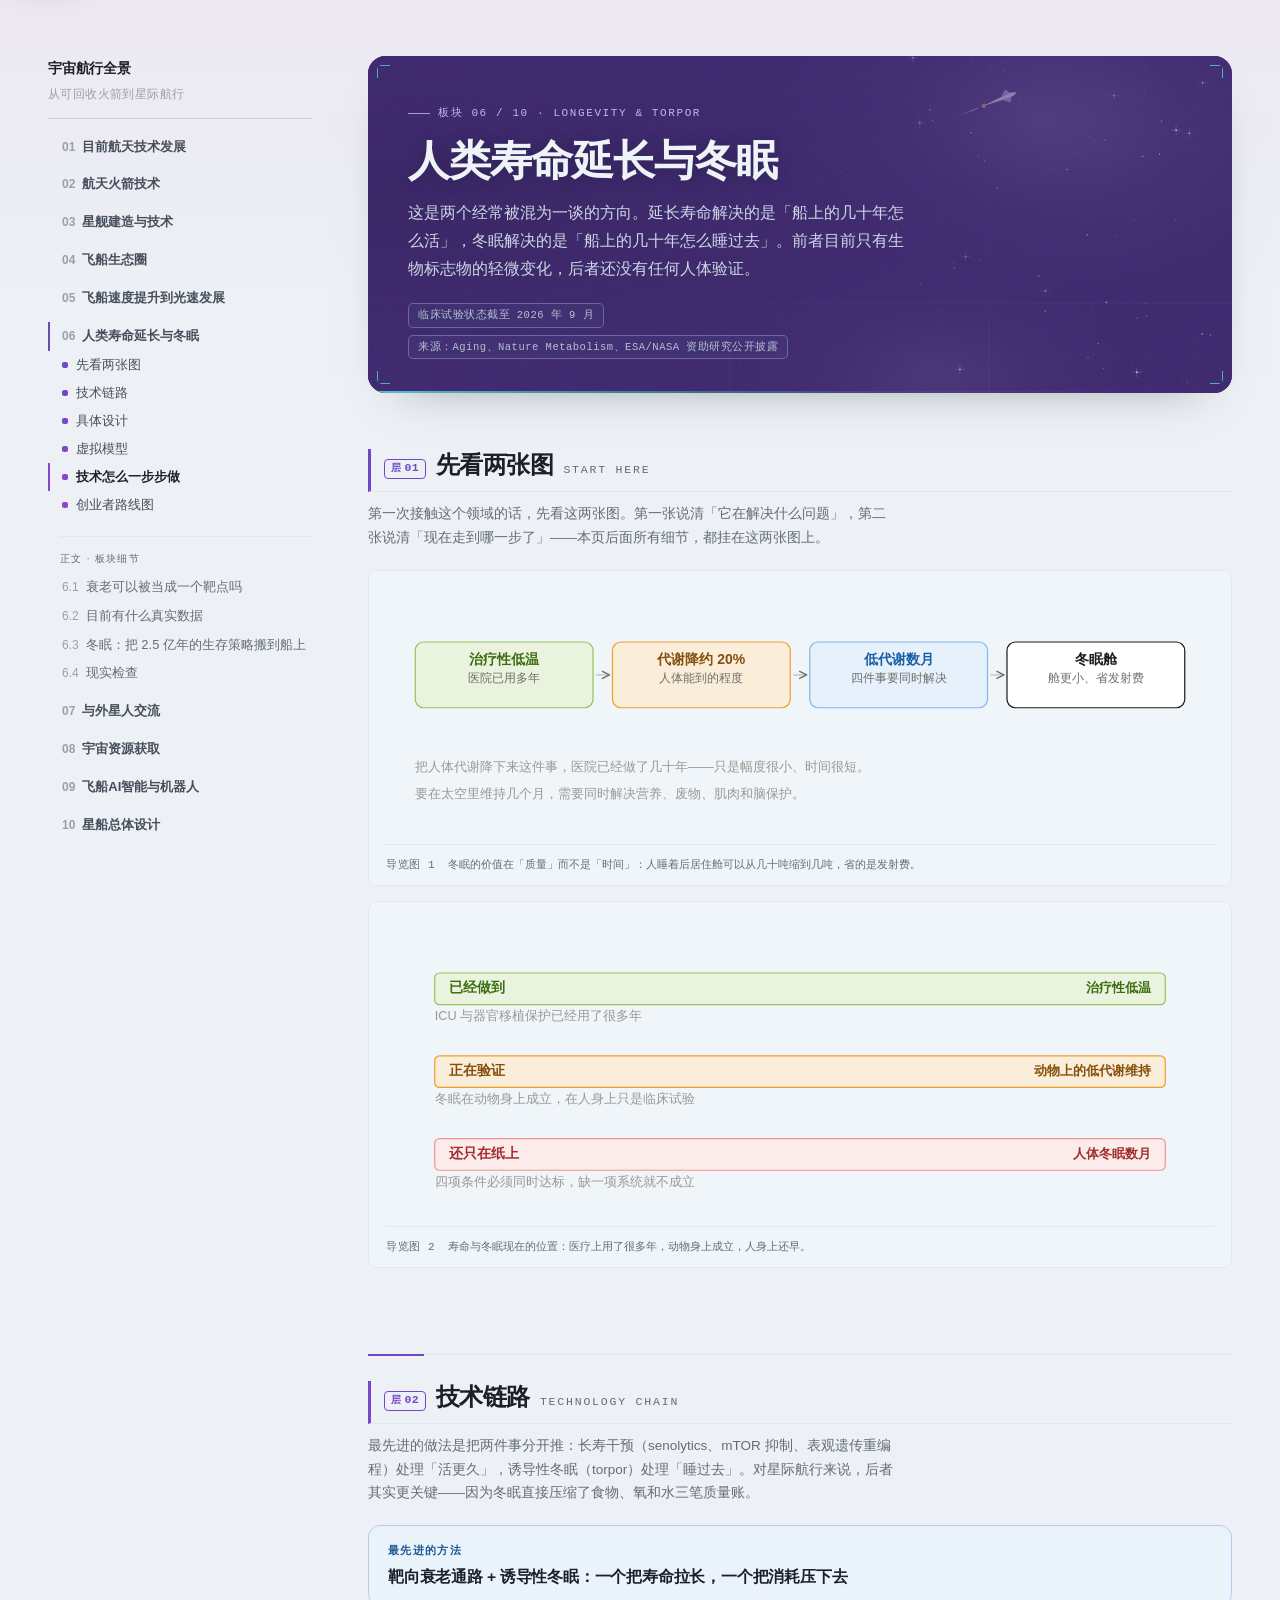
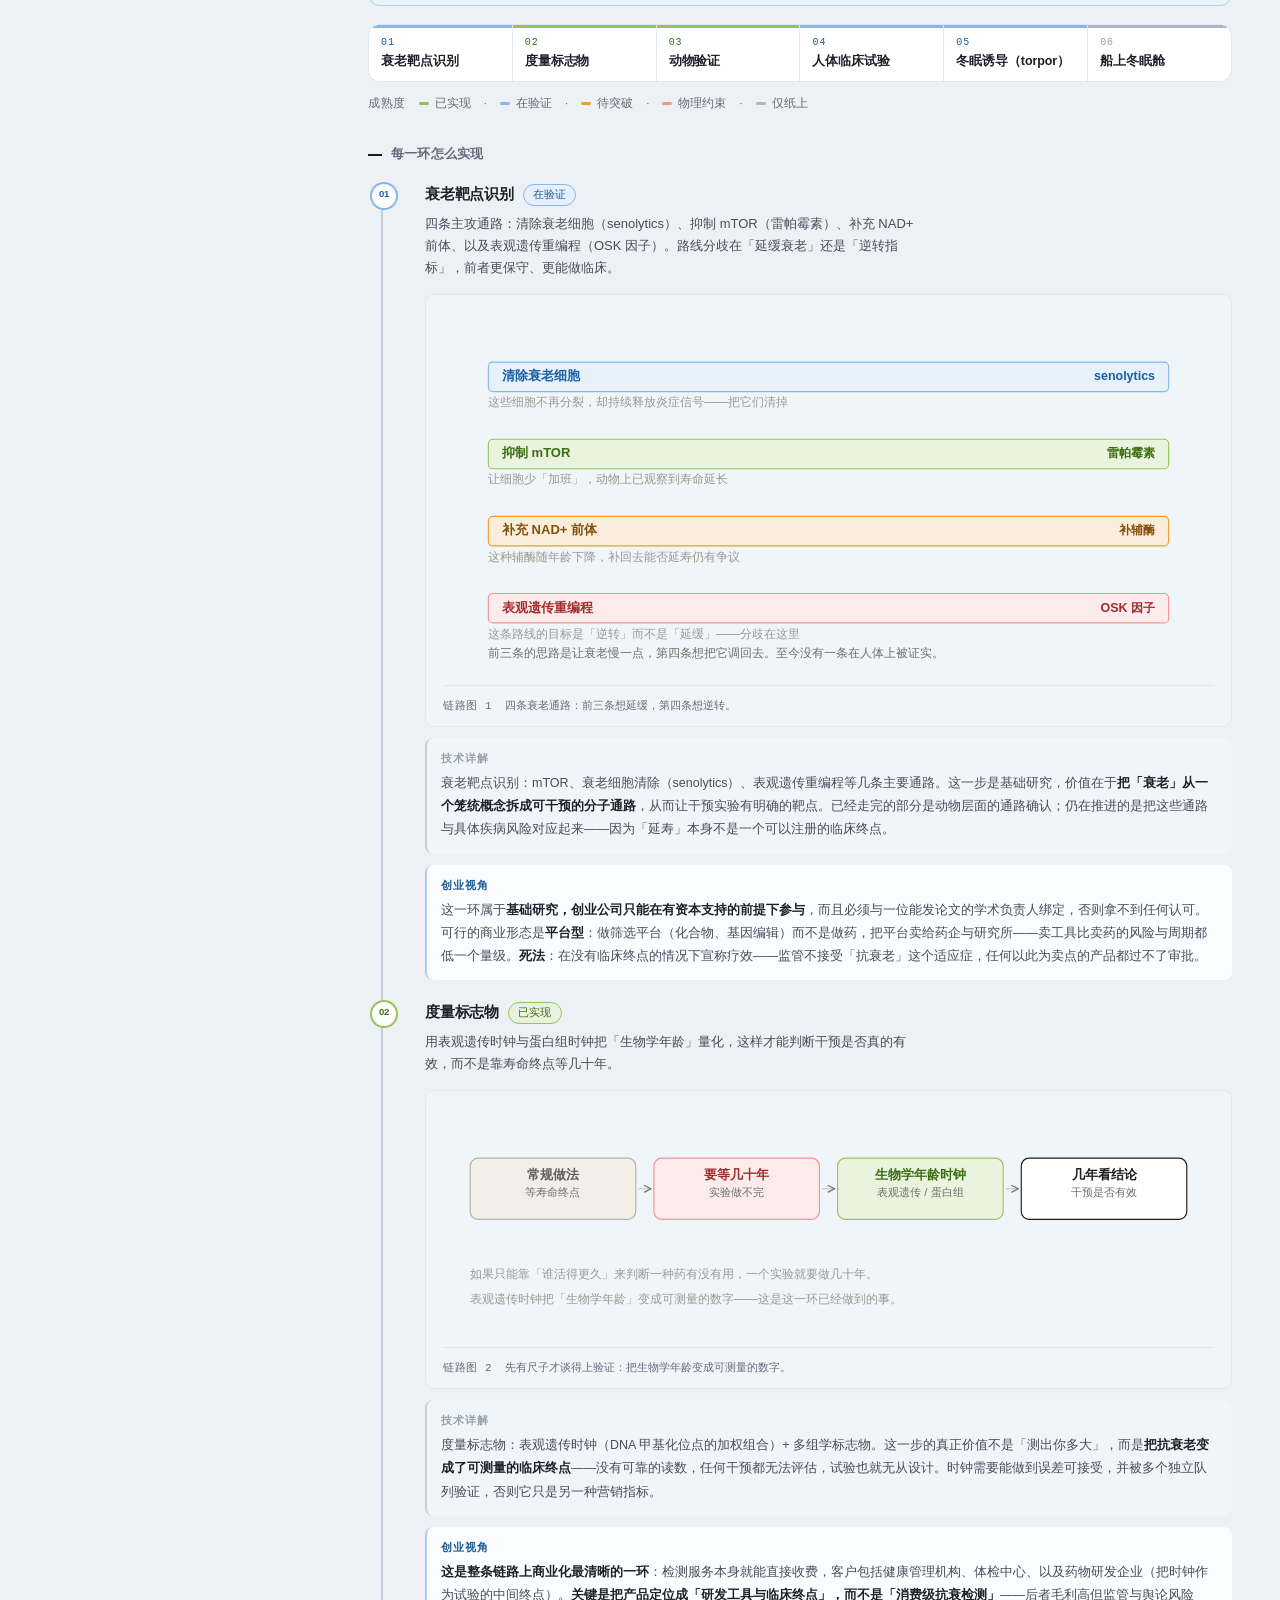
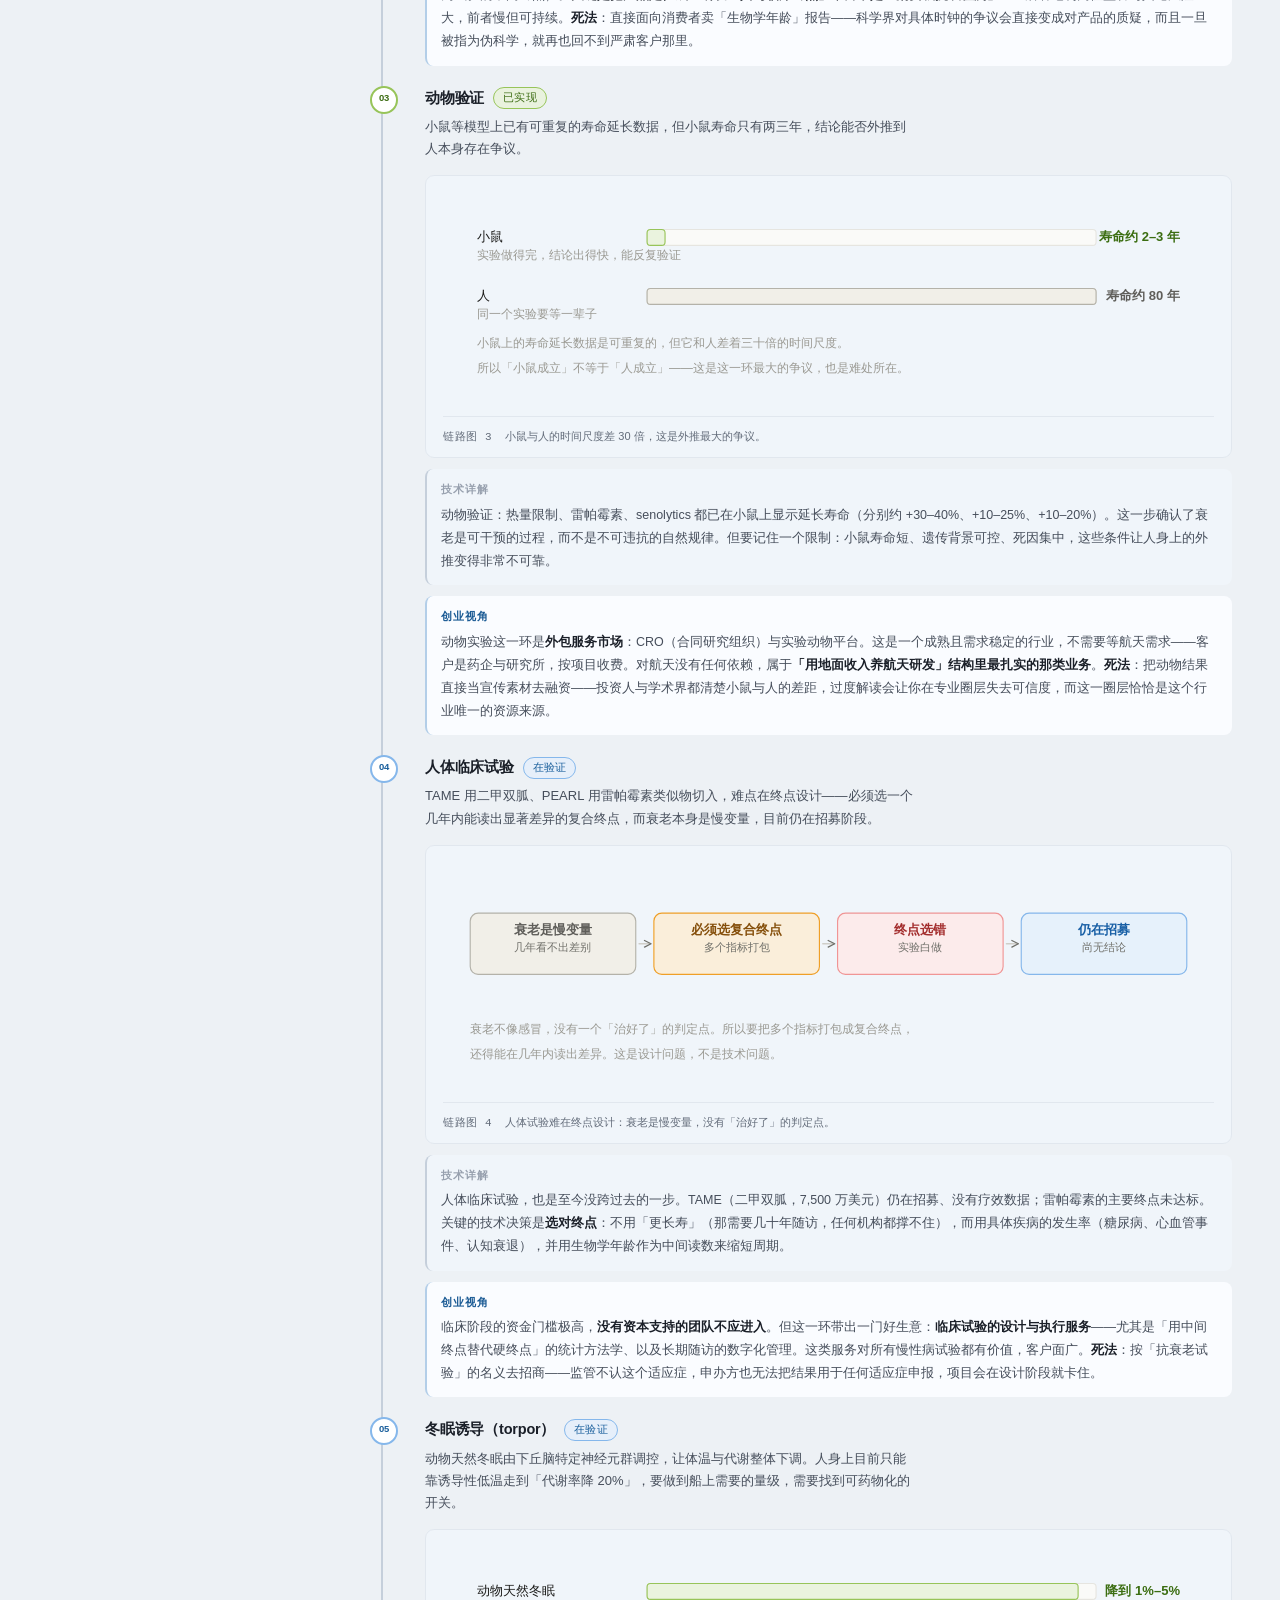
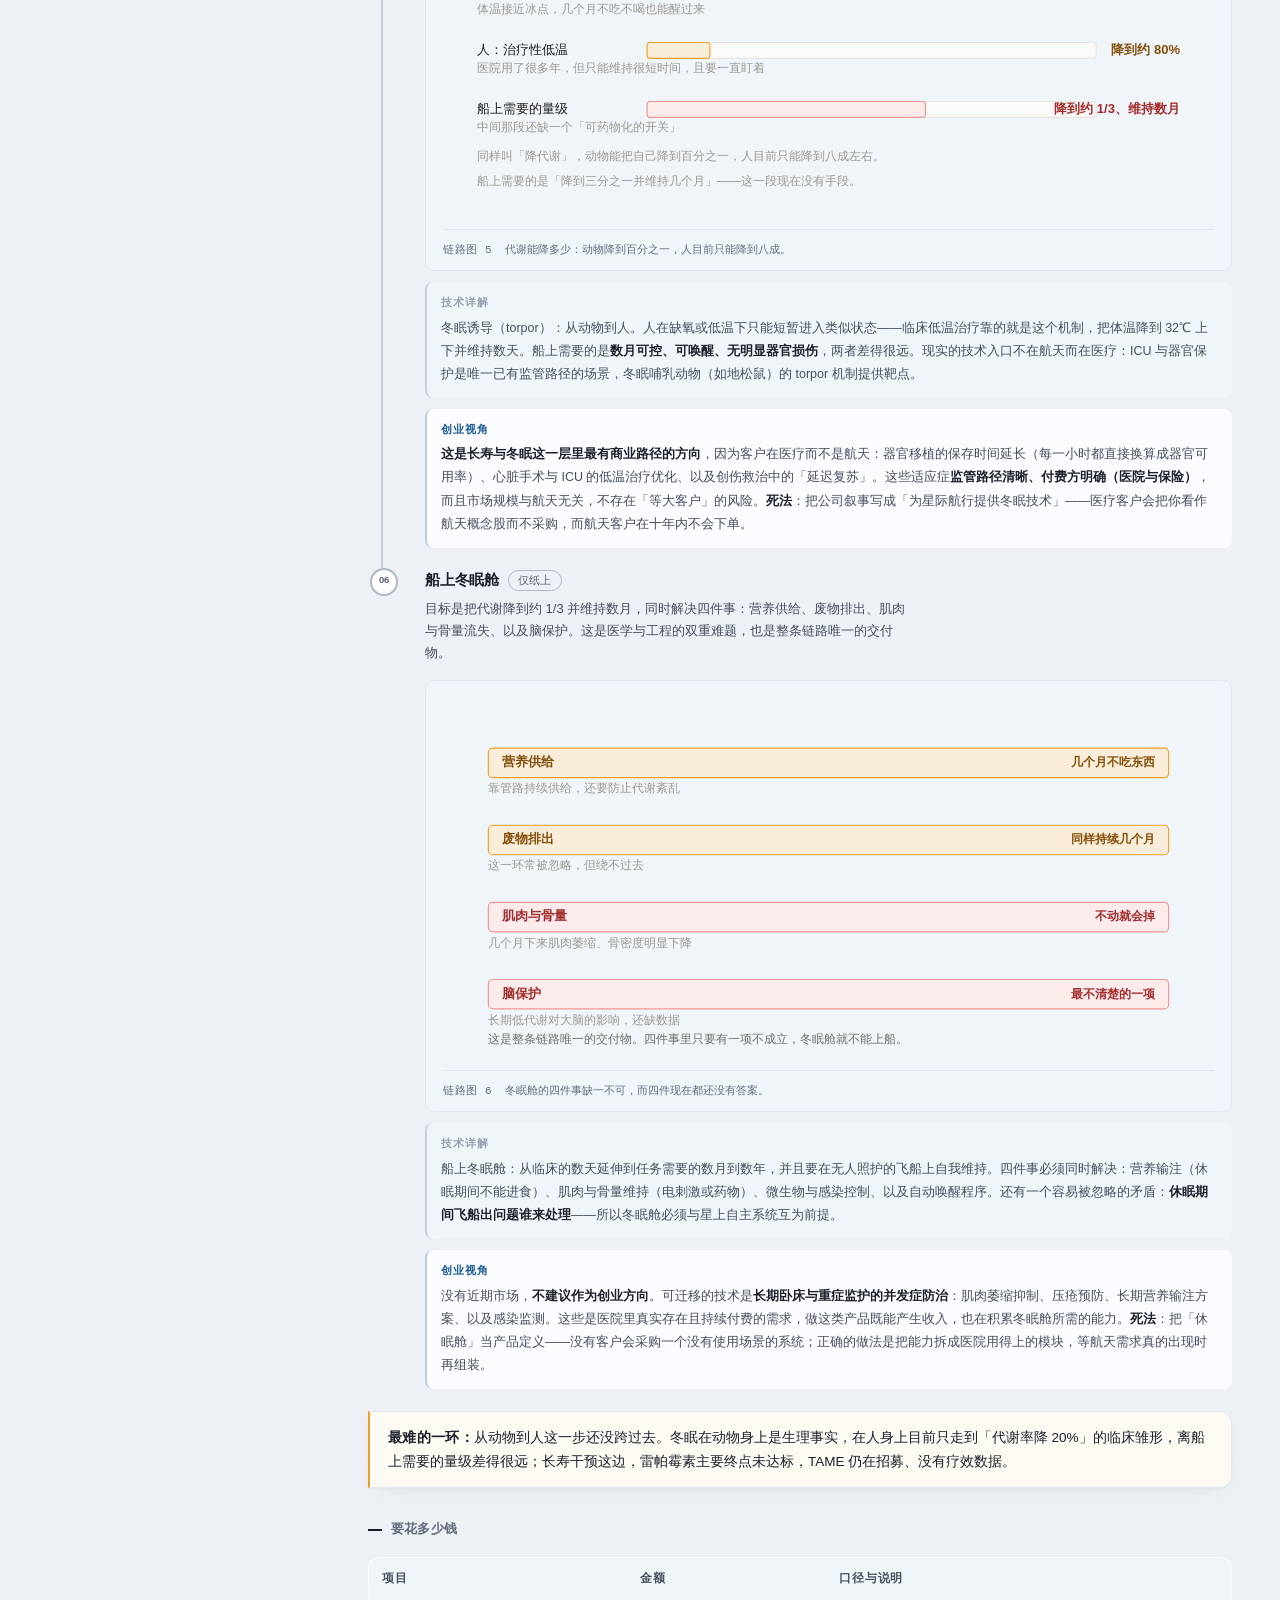
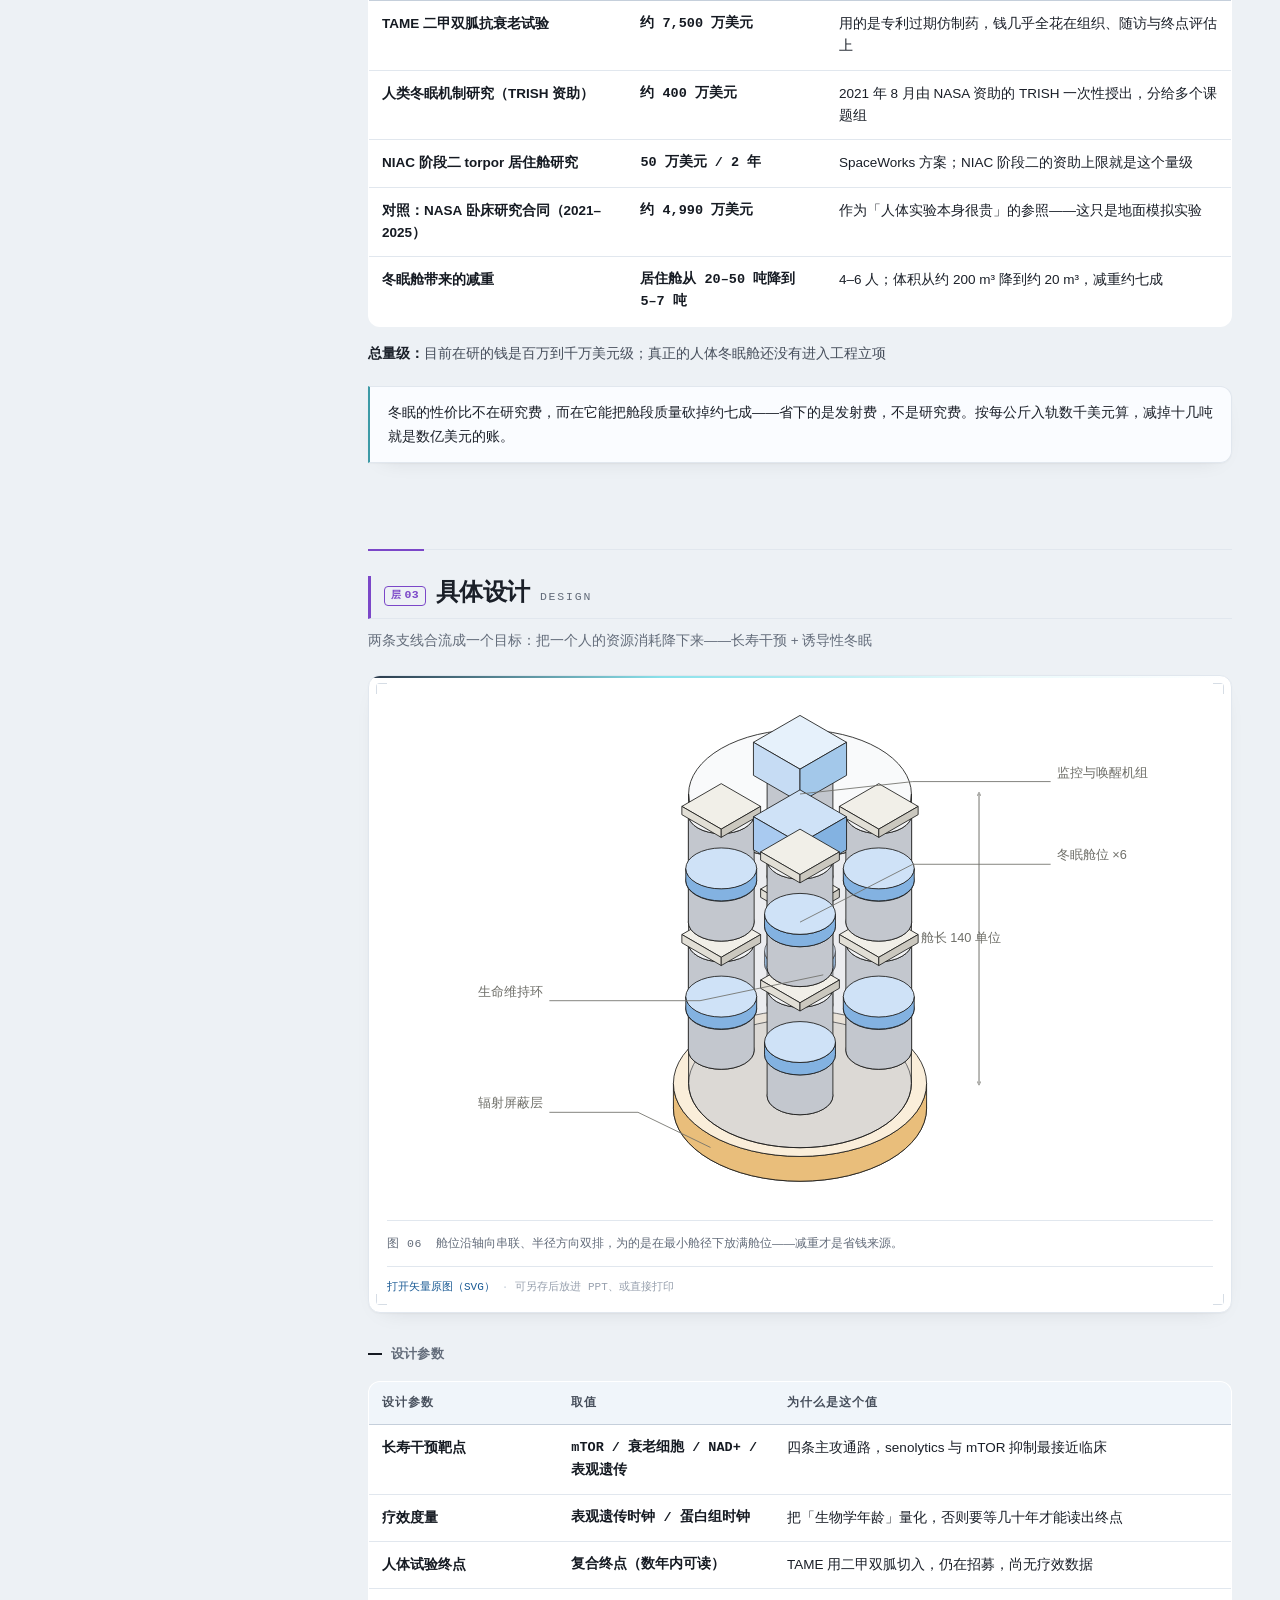
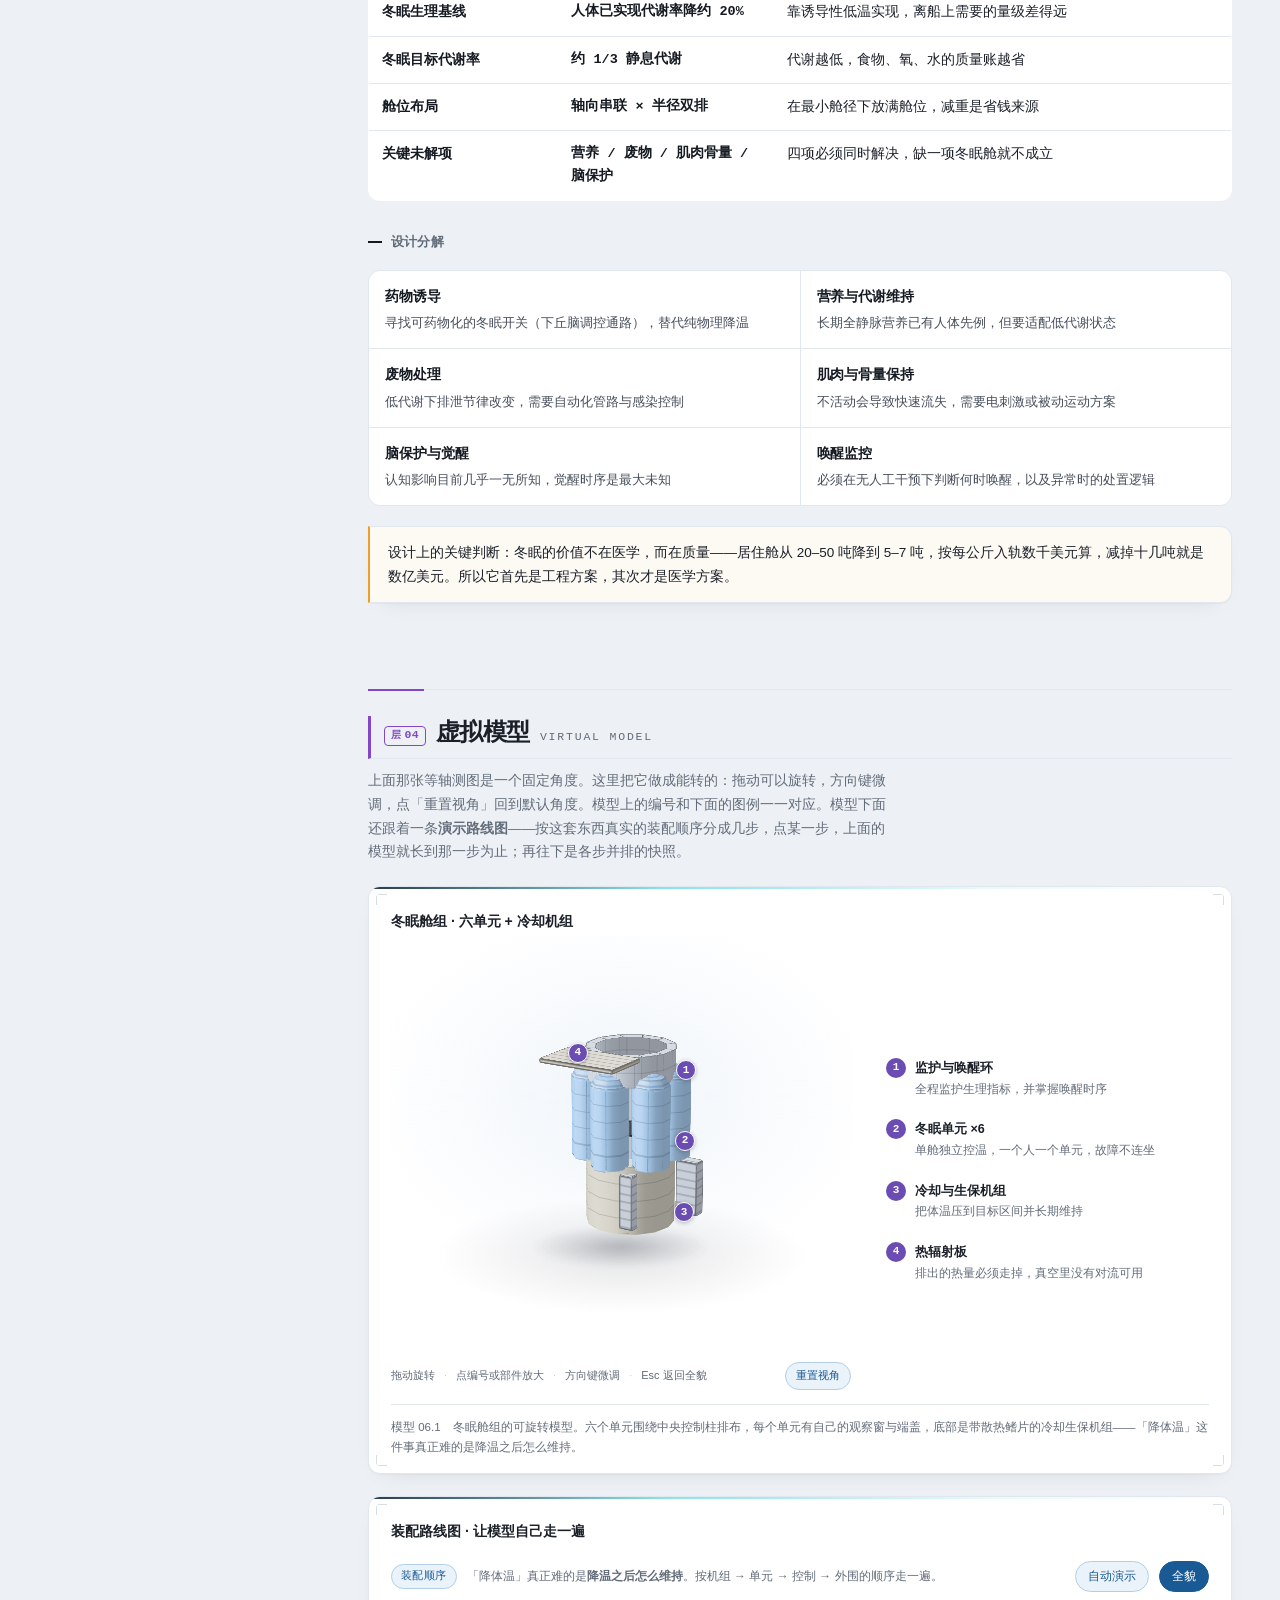
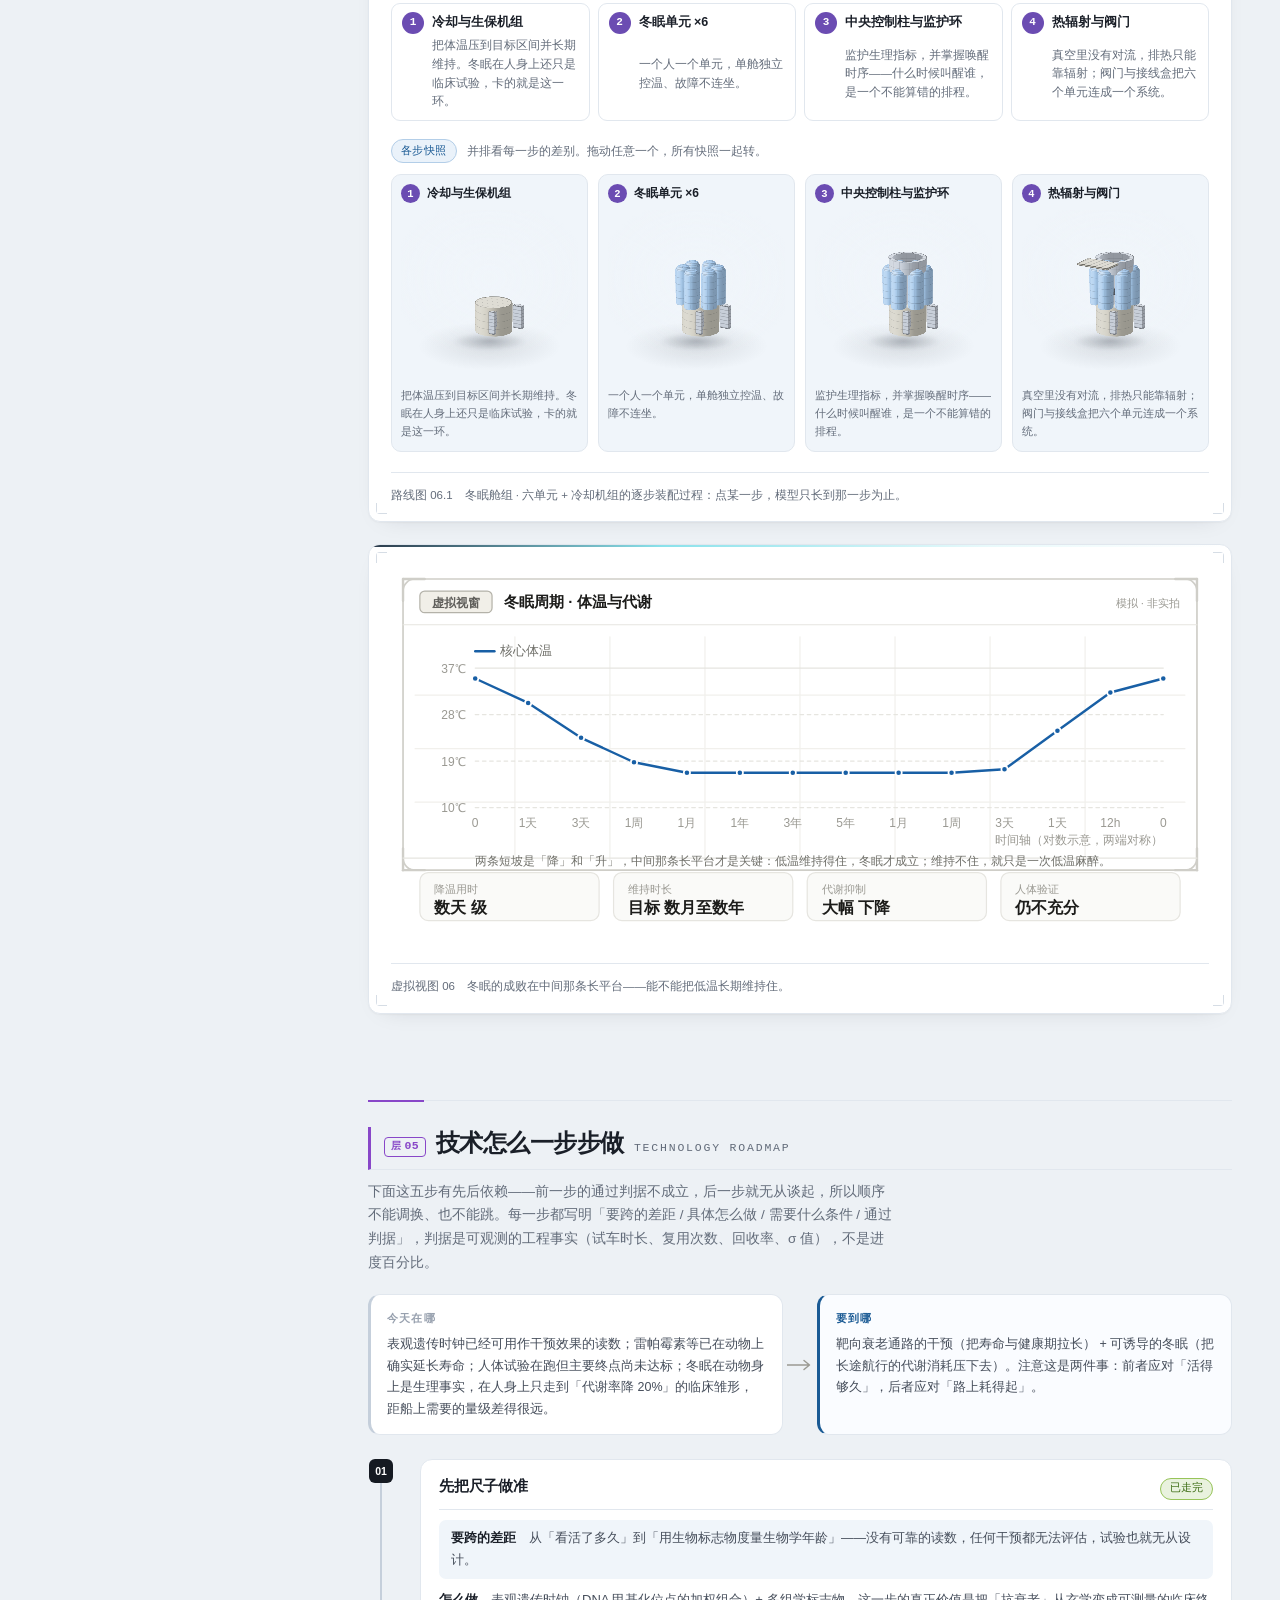
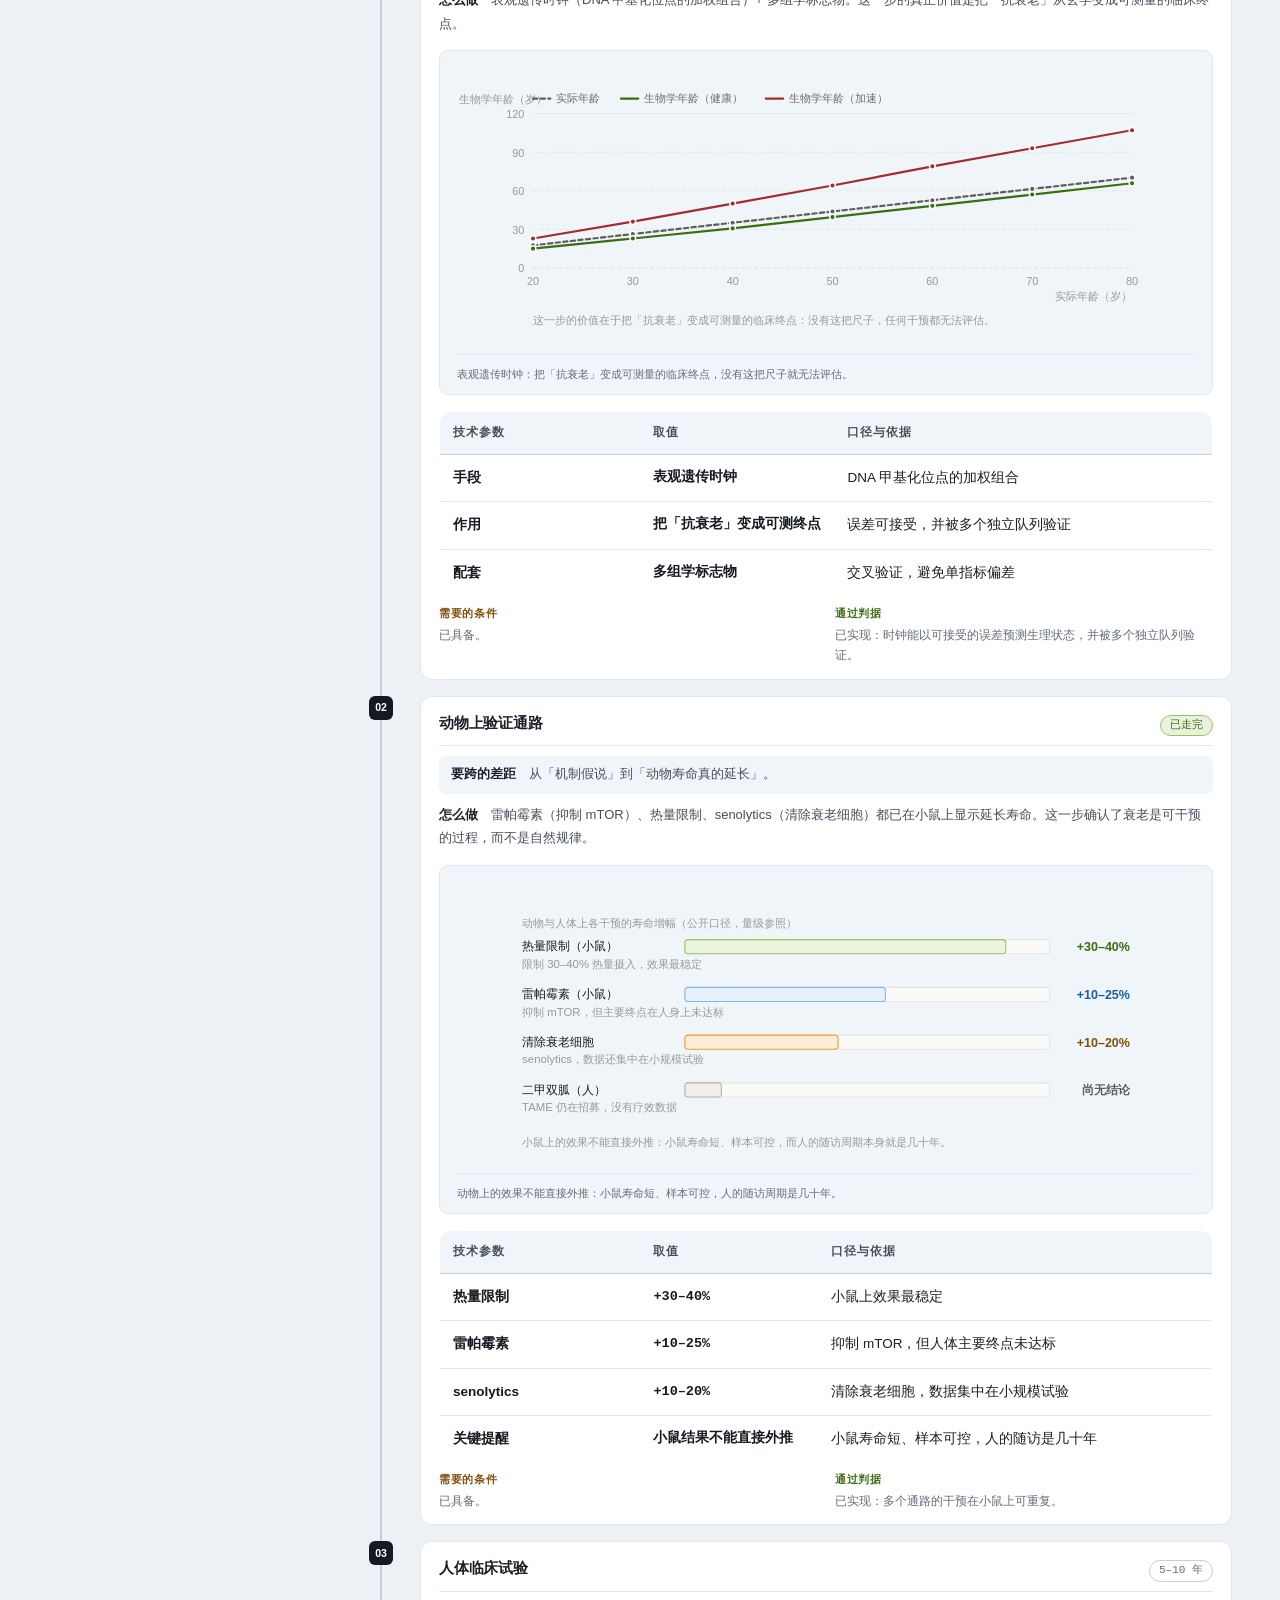
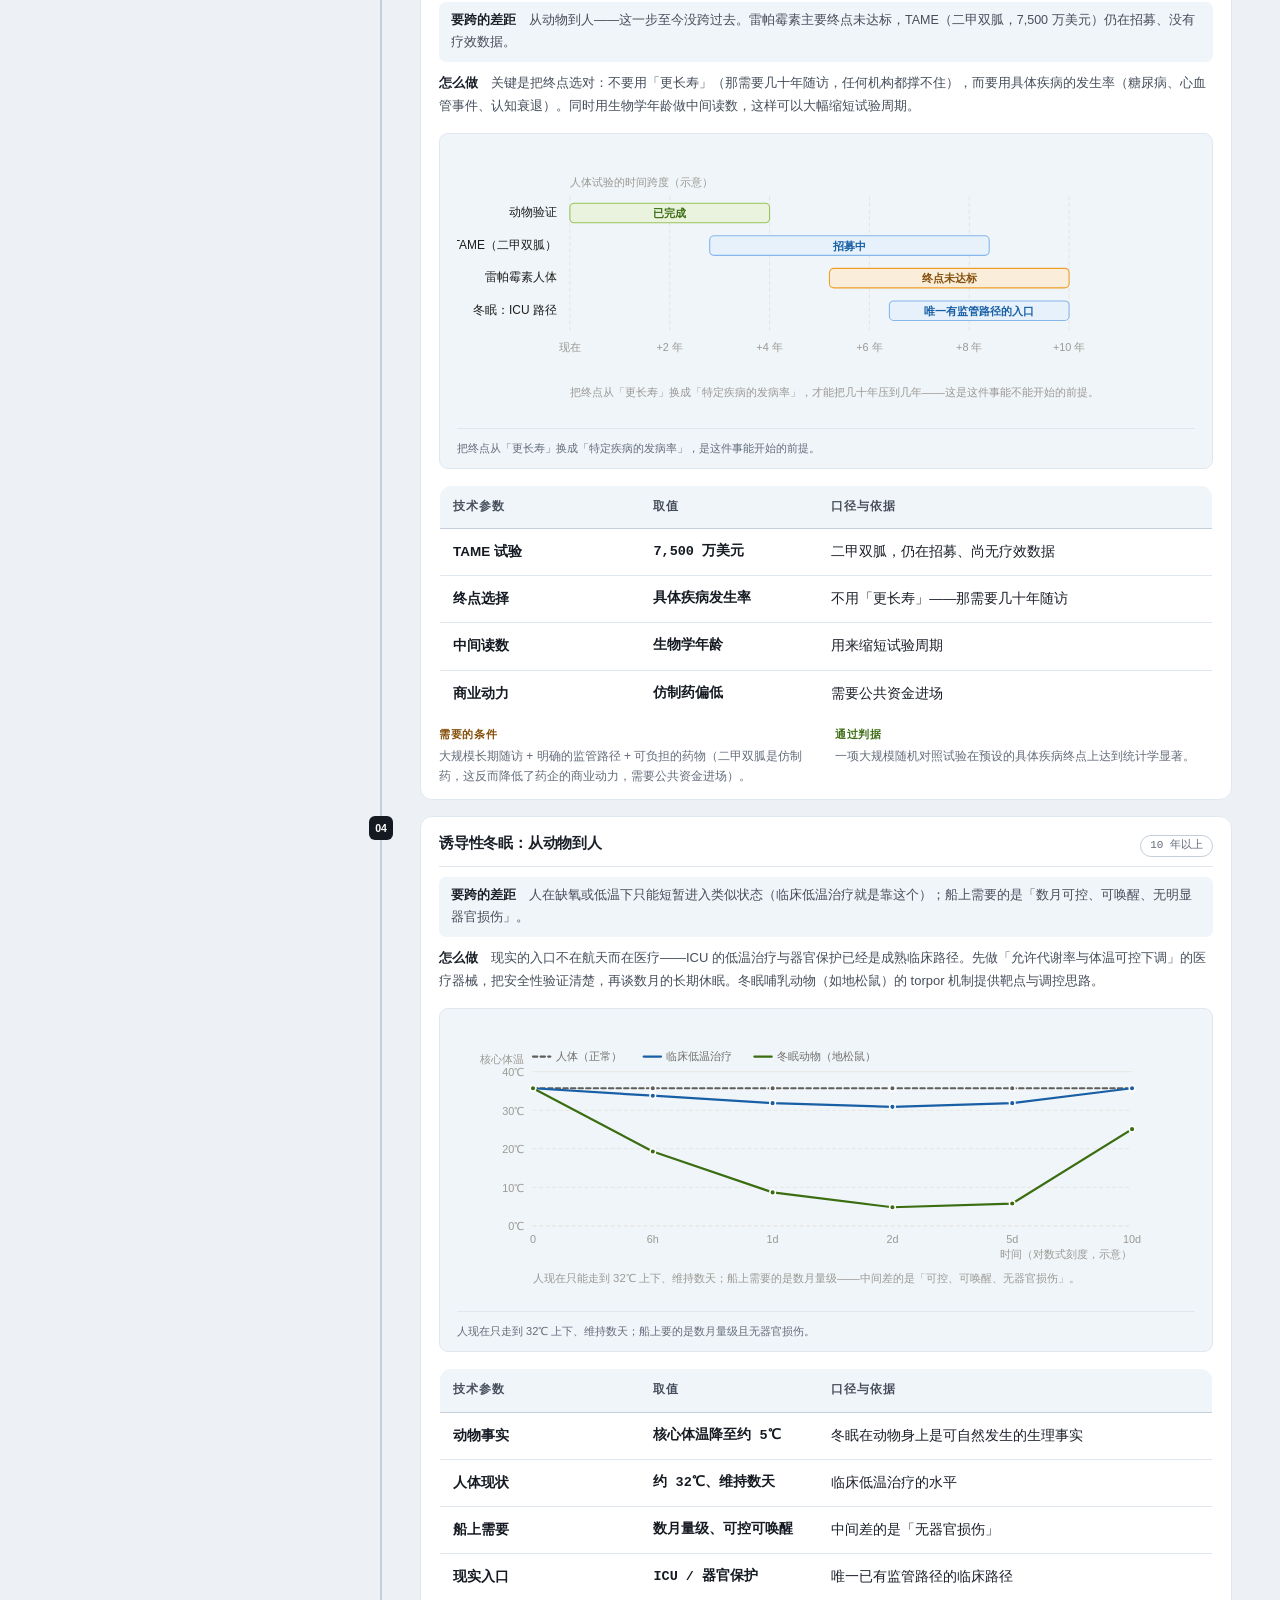
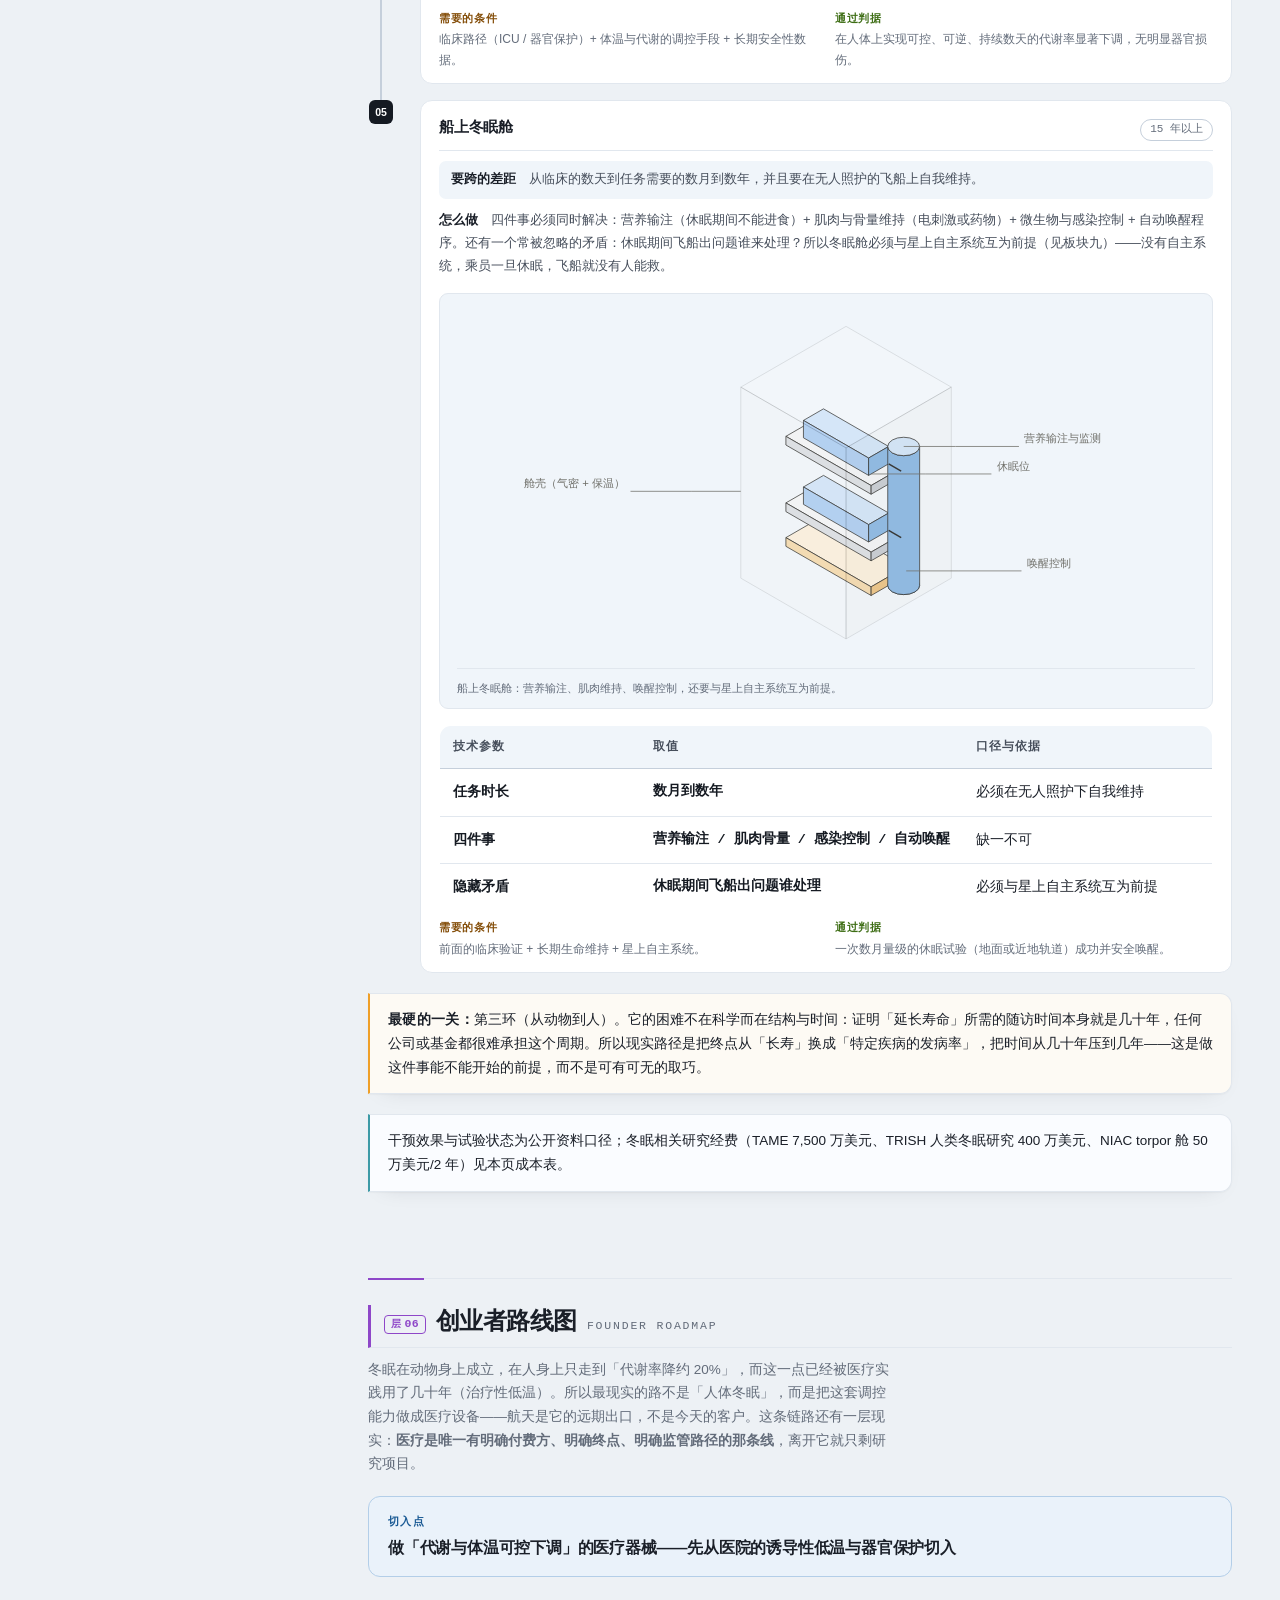
<file: sections/06-lifespan.html>
<!DOCTYPE html>
<html lang="zh-CN">
<head>
<meta charset="UTF-8">
<meta name="viewport" content="width=device-width, initial-scale=1.0, viewport-fit=cover">
<title>人类寿命延长与冬眠 · 宇宙航行全景</title>
<meta name="description" content="一个在攒安全性数据，一个还只在动物身上成立。这是两个经常被混为一谈的方向。延长寿命解决的是「船上的几十年怎么活」，冬眠解决的是「船上的几十年怎么睡过去」。前者目前只有生物标志物的轻微变">
<meta name="theme-color" content="#edf1f5">
<meta property="og:title" content="人类寿命延长与冬眠 · 宇宙航行全景">
<meta property="og:description" content="一个在攒安全性数据，一个还只在动物身上成立。这是两个经常被混为一谈的方向。延长寿命解决的是「船上的几十年怎么活」，冬眠解决的是「船上的几十年怎么睡过去」。前者目前只有生物标志物的轻微变">
<meta property="og:locale" content="zh_CN">
<meta property="og:type" content="article">
<link rel="icon" href="data:image/svg+xml,%3Csvg xmlns='http://www.w3.org/2000/svg' viewBox='0 0 32 32'%3E%3Crect width='32' height='32' rx='7' fill='%231c1c1a'/%3E%3Ccircle cx='16' cy='16' r='7.5' fill='none' stroke='%23fff' stroke-width='2'/%3E%3Cellipse cx='16' cy='16' rx='13' ry='4.6' fill='none' stroke='%23fff' stroke-width='1.6' transform='rotate(-28 16 16)'/%3E%3Ccircle cx='27' cy='9.5' r='2.4' fill='%23fff'/%3E%3C/svg%3E">
<link rel="stylesheet" href="../assets/site.css">
<!-- 板块配色必须放在样式表**之后**：两者都是 :root，同优先级下后写的赢。
     放在前面会被 site.css 里的默认值覆盖掉（踩过：十个板块的首屏长得一模一样）。 -->
<style>
:root{
  --bd-ink:#6b4cb2;
  --bd-deep:#402b70;
  --bd-wash:#ece8f3;
  --bd-glow:#c5b4ef;
  --ly1:#6f48c8;
  --ly2:#7547c8;
  --ly3:#7b47c8;
  --ly4:#8147c8;
  --ly5:#8847c8;
  --ly6:#8e47c8;
  --sky:url(space-lifespan.svg);
  --tile:url(space-tile-lifespan.svg);
}
</style>
</head>
<body data-board="lifespan">

<a class="skip" href="#main">跳到正文</a>

<div id="progress"></div>

<nav class="topnav" aria-label="板块导航">
  <div class="inner">
    <a href="../index.html">首页</a>
    <a href="01-current.html">目前航天</a>
    <a href="02-rocket-tech.html">火箭技术</a>
    <a href="03-starship.html">星舰建造</a>
    <a href="04-biosphere.html">飞船生态圈</a>
    <a href="05-lightspeed.html">光速推进</a>
    <a href="06-lifespan.html" class="active" aria-current="page">寿命与冬眠</a>
    <a href="07-contact.html">外星交流</a>
    <a href="08-resources.html">宇宙资源</a>
    <a href="09-ai-robots.html">AI 与机器人</a>
    <a href="10-integration.html">星船设计</a>
  </div>
</nav>

<div class="shell">

  <!-- ================= 侧栏目录 ================= -->
  <aside class="rail">
    <a class="brand" href="../index.html">
      宇宙航行全景
      <small>从可回收火箭到星际航行</small>
    </a>
    <nav aria-label="目录">
      <a class="bo" href="01-current.html"><span class="n">01</span>目前航天技术发展</a>
      <a class="bo" href="02-rocket-tech.html"><span class="n">02</span>航天火箭技术</a>
      <a class="bo" href="03-starship.html"><span class="n">03</span>星舰建造与技术</a>
      <a class="bo" href="04-biosphere.html"><span class="n">04</span>飞船生态圈</a>
      <a class="bo" href="05-lightspeed.html"><span class="n">05</span>飞船速度提升到光速发展</a>
      <a class="bo active" href="06-lifespan.html" aria-current="page"><span class="n">06</span>人类寿命延长与冬眠</a>
      <a class="toc-ly ly-1" href="#intro" data-toc><i class="dot"></i>先看两张图</a>
      <a class="toc-ly ly-2" href="#chain" data-toc><i class="dot"></i>技术链路</a>
      <a class="toc-ly ly-3" href="#design" data-toc><i class="dot"></i>具体设计</a>
      <a class="toc-ly ly-4" href="#model" data-toc><i class="dot"></i>虚拟模型</a>
      <a class="toc-ly ly-5" href="#techroad" data-toc><i class="dot"></i>技术怎么一步步做</a>
      <a class="toc-ly ly-6" href="#venture" data-toc><i class="dot"></i>创业者路线图</a>
      <span class="rail-grp">正文 · 板块细节</span>
      <a href="#s-hypothesis" data-toc><span class="n">6.1</span>衰老可以被当成一个靶点吗</a>
      <a href="#s-data" data-toc><span class="n">6.2</span>目前有什么真实数据</a>
      <a href="#s-torpor" data-toc><span class="n">6.3</span>冬眠：把 2.5 亿年的生存策略搬到船上</a>
      <a href="#s-check" data-toc><span class="n">6.4</span>现实检查</a>
      <a class="bo" href="07-contact.html"><span class="n">07</span>与外星人交流</a>
      <a class="bo" href="08-resources.html"><span class="n">08</span>宇宙资源获取</a>
      <a class="bo" href="09-ai-robots.html"><span class="n">09</span>飞船AI智能与机器人</a>
      <a class="bo" href="10-integration.html"><span class="n">10</span>星船总体设计</a>
    </nav>
  </aside>

  <!-- ================= 正文 ================= -->
  <main class="main" id="main">

    <header class="hero hud">
      <div class="sky" aria-hidden="true"></div>
      <div class="hero-in">
        <div class="eyebrow">板块 06 / 10 · Longevity &amp; Torpor</div>
        <h1>人类寿命延长与冬眠</h1>
        <p class="dek">这是两个经常被混为一谈的方向。延长寿命解决的是「船上的几十年怎么活」，冬眠解决的是「船上的几十年怎么睡过去」。前者目前只有生物标志物的轻微变化，后者还没有任何人体验证。</p>
        <div class="meta"><span>临床试验状态截至 2026 年 9 月</span>
          <span>来源：Aging、Nature Metabolism、ESA/NASA 资助研究公开披露</span></div>
      </div>
      <div class="rail-line" aria-hidden="true"></div>
    </header>

<section id="intro" class="layer ly-1">
      <h2><span class="ly"><i>层</i>01</span>先看两张图<span class="en">Start Here</span></h2>
      <p class="lead">第一次接触这个领域的话，先看这两张图。第一张说清「它在解决什么问题」，第二张说清「现在走到哪一步了」——本页后面所有细节，都挂在这两张图上。</p>

      <figure class="trs-fig">
        <div class="fig-scroll"><svg viewBox="0 0 680 202" role="img" aria-label="冬眠的价值在「质量」而不是「时间」：人睡着后居住舱可以从几十吨缩到几吨，省的是发射费。"><defs><marker id="da94" viewBox="0 0 8 8" refX="6.5" refY="4" markerWidth="5.5" markerHeight="5.5" orient="auto-start-reverse"><path d="M1 1 L7 4 L1 7" fill="none" stroke="#6f6f69" stroke-width="1.2" stroke-linecap="round" stroke-linejoin="round"/></marker></defs><rect x="24" y="46" width="146" height="54" rx="7" fill="#eaf3de" stroke="#97c459" stroke-width="1"/><text x="97" y="64" fill="#3b6d11" font-size="11.5" font-weight="600" text-anchor="middle">治疗性低温</text><text x="97" y="79" fill="#6f6f69" font-size="10" font-weight="400" text-anchor="middle">医院已用多年</text><line x1="173" y1="73" x2="183" y2="73" stroke="#cfcec8" stroke-width="1.4" marker-end="url(#da94)" stroke-linecap="round"/><rect x="186" y="46" width="146" height="54" rx="7" fill="#faeeda" stroke="#ef9f27" stroke-width="1"/><text x="259" y="64" fill="#854f0b" font-size="11.5" font-weight="600" text-anchor="middle">代谢降约 20%</text><text x="259" y="79" fill="#6f6f69" font-size="10" font-weight="400" text-anchor="middle">人体能到的程度</text><line x1="335" y1="73" x2="345" y2="73" stroke="#cfcec8" stroke-width="1.4" marker-end="url(#da94)" stroke-linecap="round"/><rect x="348" y="46" width="146" height="54" rx="7" fill="#e6f1fb" stroke="#85b7eb" stroke-width="1"/><text x="421" y="64" fill="#185fa5" font-size="11.5" font-weight="600" text-anchor="middle">低代谢数月</text><text x="421" y="79" fill="#6f6f69" font-size="10" font-weight="400" text-anchor="middle">四件事要同时解决</text><line x1="497" y1="73" x2="507" y2="73" stroke="#cfcec8" stroke-width="1.4" marker-end="url(#da94)" stroke-linecap="round"/><rect x="510" y="46" width="146" height="54" rx="7" fill="#ffffff" stroke="#1c1c1a" stroke-width="1"/><text x="583" y="64" fill="#1c1c1a" font-size="11.5" font-weight="600" text-anchor="middle">冬眠舱</text><text x="583" y="79" fill="#6f6f69" font-size="10" font-weight="400" text-anchor="middle">舱更小、省发射费</text><text x="24" y="152" fill="#9a9992" font-size="10.5" font-weight="400" text-anchor="start">把人体代谢降下来这件事，医院已经做了几十年——只是幅度很小、时间很短。</text><text x="24" y="174" fill="#9a9992" font-size="10.5" font-weight="400" text-anchor="start">要在太空里维持几个月，需要同时解决营养、废物、肌肉和脑保护。</text></svg></div>
        <figcaption><span class="fgn">导览图 1</span>　冬眠的价值在「质量」而不是「时间」：人睡着后居住舱可以从几十吨缩到几吨，省的是发射费。</figcaption>
      </figure>
      <figure class="trs-fig">
        <div class="fig-scroll"><svg viewBox="0 0 680 244" role="img" aria-label="寿命与冬眠现在的位置：医疗上用了很多年，动物身上成立，人身上还早。"><defs><marker id="da95" viewBox="0 0 8 8" refX="6.5" refY="4" markerWidth="5.5" markerHeight="5.5" orient="auto-start-reverse"><path d="M1 1 L7 4 L1 7" fill="none" stroke="#6f6f69" stroke-width="1.2" stroke-linecap="round" stroke-linejoin="round"/></marker></defs><rect x="40" y="46" width="600" height="26" rx="4" fill="#eaf3de" stroke="#97c459" stroke-width="1"/><text x="52" y="62" fill="#3b6d11" font-size="11.5" font-weight="600" text-anchor="start">已经做到</text><text x="628" y="62" fill="#3b6d11" font-size="11" font-weight="600" text-anchor="end">治疗性低温</text><text x="40" y="85" fill="#9a9992" font-size="10.5" font-weight="400" text-anchor="start">ICU 与器官移植保护已经用了很多年</text><rect x="40" y="114" width="600" height="26" rx="4" fill="#faeeda" stroke="#ef9f27" stroke-width="1"/><text x="52" y="130" fill="#854f0b" font-size="11.5" font-weight="600" text-anchor="start">正在验证</text><text x="628" y="130" fill="#854f0b" font-size="11" font-weight="600" text-anchor="end">动物上的低代谢维持</text><text x="40" y="153" fill="#9a9992" font-size="10.5" font-weight="400" text-anchor="start">冬眠在动物身上成立，在人身上只是临床试验</text><rect x="40" y="182" width="600" height="26" rx="4" fill="#fcebeb" stroke="#f09595" stroke-width="1"/><text x="52" y="198" fill="#a32d2d" font-size="11.5" font-weight="600" text-anchor="start">还只在纸上</text><text x="628" y="198" fill="#a32d2d" font-size="11" font-weight="600" text-anchor="end">人体冬眠数月</text><text x="40" y="221" fill="#9a9992" font-size="10.5" font-weight="400" text-anchor="start">四项条件必须同时达标，缺一项系统就不成立</text></svg></div>
        <figcaption><span class="fgn">导览图 2</span>　寿命与冬眠现在的位置：医疗上用了很多年，动物身上成立，人身上还早。</figcaption>
      </figure>
    </section>

<section id="chain" class="layer ly-2">
      <h2><span class="ly"><i>层</i>02</span>技术链路<span class="en">Technology Chain</span></h2>
      <p class="lead">最先进的做法是把两件事分开推：长寿干预（senolytics、mTOR 抑制、表观遗传重编程）处理「活更久」，诱导性冬眠（torpor）处理「睡过去」。对星际航行来说，后者其实更关键——因为冬眠直接压缩了食物、氧和水三笔质量账。</p>

      <div class="frontier">
        <span class="fr-cap">最先进的方法</span>
        <span class="fr-t">靶向衰老通路 + 诱导性冬眠：一个把寿命拉长，一个把消耗压下去</span>
      </div>

      <div class="chain-bar">
        <div class="cb run">
          <span class="cb-i">01</span>
          <span class="cb-t">衰老靶点识别</span>
        </div>
        <div class="cb done">
          <span class="cb-i">02</span>
          <span class="cb-t">度量标志物</span>
        </div>
        <div class="cb done">
          <span class="cb-i">03</span>
          <span class="cb-t">动物验证</span>
        </div>
        <div class="cb run">
          <span class="cb-i">04</span>
          <span class="cb-t">人体临床试验</span>
        </div>
        <div class="cb run">
          <span class="cb-i">05</span>
          <span class="cb-t">冬眠诱导（torpor）</span>
        </div>
        <div class="cb plan">
          <span class="cb-i">06</span>
          <span class="cb-t">船上冬眠舱</span>
        </div>
      </div>
      <div class="chain-legend"><span class="clg-cap">成熟度</span><span class="lg done"><i></i>已实现</span> · <span class="lg run"><i></i>在验证</span> · <span class="lg hold"><i></i>待突破</span> · <span class="lg lock"><i></i>物理约束</span> · <span class="lg plan"><i></i>仅纸上</span></div>

      <h3 class="chain-sub">每一环怎么实现</h3>
      <ol class="chain-list">
        <li class="run">
          <div class="cl-h"><span class="cl-t">衰老靶点识别</span><span class="tag t-run">在验证</span></div>
          <div class="cl-x">四条主攻通路：清除衰老细胞（senolytics）、抑制 mTOR（雷帕霉素）、补充 NAD+ 前体、以及表观遗传重编程（OSK 因子）。路线分歧在「延缓衰老」还是「逆转指标」，前者更保守、更能做临床。</div>
          <figure class="trs-fig">
            <div class="fig-scroll"><svg viewBox="0 0 680 320" role="img" aria-label="四条衰老通路：前三条想延缓，第四条想逆转。"><defs><marker id="da96" viewBox="0 0 8 8" refX="6.5" refY="4" markerWidth="5.5" markerHeight="5.5" orient="auto-start-reverse"><path d="M1 1 L7 4 L1 7" fill="none" stroke="#6f6f69" stroke-width="1.2" stroke-linecap="round" stroke-linejoin="round"/></marker></defs><rect x="40" y="46" width="600" height="26" rx="4" fill="#e6f1fb" stroke="#85b7eb" stroke-width="1"/><text x="52" y="62" fill="#185fa5" font-size="11.5" font-weight="600" text-anchor="start">清除衰老细胞</text><text x="628" y="62" fill="#185fa5" font-size="11" font-weight="600" text-anchor="end">senolytics</text><text x="40" y="85" fill="#9a9992" font-size="10.5" font-weight="400" text-anchor="start">这些细胞不再分裂，却持续释放炎症信号——把它们清掉</text><rect x="40" y="114" width="600" height="26" rx="4" fill="#eaf3de" stroke="#97c459" stroke-width="1"/><text x="52" y="130" fill="#3b6d11" font-size="11.5" font-weight="600" text-anchor="start">抑制 mTOR</text><text x="628" y="130" fill="#3b6d11" font-size="11" font-weight="600" text-anchor="end">雷帕霉素</text><text x="40" y="153" fill="#9a9992" font-size="10.5" font-weight="400" text-anchor="start">让细胞少「加班」，动物上已观察到寿命延长</text><rect x="40" y="182" width="600" height="26" rx="4" fill="#faeeda" stroke="#ef9f27" stroke-width="1"/><text x="52" y="198" fill="#854f0b" font-size="11.5" font-weight="600" text-anchor="start">补充 NAD+ 前体</text><text x="628" y="198" fill="#854f0b" font-size="11" font-weight="600" text-anchor="end">补辅酶</text><text x="40" y="221" fill="#9a9992" font-size="10.5" font-weight="400" text-anchor="start">这种辅酶随年龄下降，补回去能否延寿仍有争议</text><rect x="40" y="250" width="600" height="26" rx="4" fill="#fcebeb" stroke="#f09595" stroke-width="1"/><text x="52" y="266" fill="#a32d2d" font-size="11.5" font-weight="600" text-anchor="start">表观遗传重编程</text><text x="628" y="266" fill="#a32d2d" font-size="11" font-weight="600" text-anchor="end">OSK 因子</text><text x="40" y="289" fill="#9a9992" font-size="10.5" font-weight="400" text-anchor="start">这条路线的目标是「逆转」而不是「延缓」——分歧在这里</text><text x="40" y="306" fill="#6f6f69" font-size="10.5" font-weight="400" text-anchor="start">前三条的思路是让衰老慢一点，第四条想把它调回去。至今没有一条在人体上被证实。</text></svg></div>
            <figcaption><span class="fgn">链路图 1</span>　四条衰老通路：前三条想延缓，第四条想逆转。</figcaption>
          </figure>
          <div class="cl-blk">
            <span class="cl-cap">技术详解</span>
            <p>衰老靶点识别：mTOR、衰老细胞清除（senolytics）、表观遗传重编程等几条主要通路。这一步是基础研究，价值在于<b>把「衰老」从一个笼统概念拆成可干预的分子通路</b>，从而让干预实验有明确的靶点。已经走完的部分是动物层面的通路确认；仍在推进的是把这些通路与具体疾病风险对应起来——因为「延寿」本身不是一个可以注册的临床终点。</p>
          </div>
          <div class="cl-blk biz">
            <span class="cl-cap">创业视角</span>
            <p>这一环属于<b>基础研究，创业公司只能在有资本支持的前提下参与</b>，而且必须与一位能发论文的学术负责人绑定，否则拿不到任何认可。可行的商业形态是<b>平台型</b>：做筛选平台（化合物、基因编辑）而不是做药，把平台卖给药企与研究所——卖工具比卖药的风险与周期都低一个量级。<b>死法</b>：在没有临床终点的情况下宣称疗效——监管不接受「抗衰老」这个适应症，任何以此为卖点的产品都过不了审批。</p>
          </div>
        </li>
        <li class="done">
          <div class="cl-h"><span class="cl-t">度量标志物</span><span class="tag t-done">已实现</span></div>
          <div class="cl-x">用表观遗传时钟与蛋白组时钟把「生物学年龄」量化，这样才能判断干预是否真的有效，而不是靠寿命终点等几十年。</div>
          <figure class="trs-fig">
            <div class="fig-scroll"><svg viewBox="0 0 680 202" role="img" aria-label="先有尺子才谈得上验证：把生物学年龄变成可测量的数字。"><defs><marker id="da97" viewBox="0 0 8 8" refX="6.5" refY="4" markerWidth="5.5" markerHeight="5.5" orient="auto-start-reverse"><path d="M1 1 L7 4 L1 7" fill="none" stroke="#6f6f69" stroke-width="1.2" stroke-linecap="round" stroke-linejoin="round"/></marker></defs><rect x="24" y="46" width="146" height="54" rx="7" fill="#f1efe8" stroke="#b4b2a9" stroke-width="1"/><text x="97" y="64" fill="#5f5e5a" font-size="11.5" font-weight="600" text-anchor="middle">常规做法</text><text x="97" y="79" fill="#6f6f69" font-size="10" font-weight="400" text-anchor="middle">等寿命终点</text><line x1="173" y1="73" x2="183" y2="73" stroke="#cfcec8" stroke-width="1.4" marker-end="url(#da97)" stroke-linecap="round"/><rect x="186" y="46" width="146" height="54" rx="7" fill="#fcebeb" stroke="#f09595" stroke-width="1"/><text x="259" y="64" fill="#a32d2d" font-size="11.5" font-weight="600" text-anchor="middle">要等几十年</text><text x="259" y="79" fill="#6f6f69" font-size="10" font-weight="400" text-anchor="middle">实验做不完</text><line x1="335" y1="73" x2="345" y2="73" stroke="#cfcec8" stroke-width="1.4" marker-end="url(#da97)" stroke-linecap="round"/><rect x="348" y="46" width="146" height="54" rx="7" fill="#eaf3de" stroke="#97c459" stroke-width="1"/><text x="421" y="64" fill="#3b6d11" font-size="11.5" font-weight="600" text-anchor="middle">生物学年龄时钟</text><text x="421" y="79" fill="#6f6f69" font-size="10" font-weight="400" text-anchor="middle">表观遗传 / 蛋白组</text><line x1="497" y1="73" x2="507" y2="73" stroke="#cfcec8" stroke-width="1.4" marker-end="url(#da97)" stroke-linecap="round"/><rect x="510" y="46" width="146" height="54" rx="7" fill="#ffffff" stroke="#1c1c1a" stroke-width="1"/><text x="583" y="64" fill="#1c1c1a" font-size="11.5" font-weight="600" text-anchor="middle">几年看结论</text><text x="583" y="79" fill="#6f6f69" font-size="10" font-weight="400" text-anchor="middle">干预是否有效</text><text x="24" y="152" fill="#9a9992" font-size="10.5" font-weight="400" text-anchor="start">如果只能靠「谁活得更久」来判断一种药有没有用，一个实验就要做几十年。</text><text x="24" y="174" fill="#9a9992" font-size="10.5" font-weight="400" text-anchor="start">表观遗传时钟把「生物学年龄」变成可测量的数字——这是这一环已经做到的事。</text></svg></div>
            <figcaption><span class="fgn">链路图 2</span>　先有尺子才谈得上验证：把生物学年龄变成可测量的数字。</figcaption>
          </figure>
          <div class="cl-blk">
            <span class="cl-cap">技术详解</span>
            <p>度量标志物：表观遗传时钟（DNA 甲基化位点的加权组合）+ 多组学标志物。这一步的真正价值不是「测出你多大」，而是<b>把抗衰老变成了可测量的临床终点</b>——没有可靠的读数，任何干预都无法评估，试验也就无从设计。时钟需要能做到误差可接受，并被多个独立队列验证，否则它只是另一种营销指标。</p>
          </div>
          <div class="cl-blk biz">
            <span class="cl-cap">创业视角</span>
            <p><b>这是整条链路上商业化最清晰的一环</b>：检测服务本身就能直接收费，客户包括健康管理机构、体检中心、以及药物研发企业（把时钟作为试验的中间终点）。<b>关键是把产品定位成「研发工具与临床终点」，而不是「消费级抗衰检测」</b>——后者毛利高但监管与舆论风险大，前者慢但可持续。<b>死法</b>：直接面向消费者卖「生物学年龄」报告——科学界对具体时钟的争议会直接变成对产品的质疑，而且一旦被指为伪科学，就再也回不到严肃客户那里。</p>
          </div>
        </li>
        <li class="done">
          <div class="cl-h"><span class="cl-t">动物验证</span><span class="tag t-done">已实现</span></div>
          <div class="cl-x">小鼠等模型上已有可重复的寿命延长数据，但小鼠寿命只有两三年，结论能否外推到人本身存在争议。</div>
          <figure class="trs-fig">
            <div class="fig-scroll"><svg viewBox="0 0 680 188" role="img" aria-label="小鼠与人的时间尺度差 30 倍，这是外推最大的争议。"><defs><marker id="da98" viewBox="0 0 8 8" refX="6.5" refY="4" markerWidth="5.5" markerHeight="5.5" orient="auto-start-reverse"><path d="M1 1 L7 4 L1 7" fill="none" stroke="#6f6f69" stroke-width="1.2" stroke-linecap="round" stroke-linejoin="round"/></marker></defs><text x="30" y="44" fill="#1c1c1a" font-size="11.5" font-weight="400" text-anchor="start">小鼠</text><rect x="180" y="34" width="396" height="14" rx="3" fill="#fafaf8" stroke="#e6e5e0" stroke-width="1"/><rect x="180" y="34" width="15.84" height="14" rx="3" fill="#eaf3de" stroke="#97c459" stroke-width="1"/><text x="650" y="44.5" fill="#3b6d11" font-size="11.5" font-weight="600" text-anchor="end">寿命约 2–3 年</text><text x="30" y="60" fill="#9a9992" font-size="10.5" font-weight="400" text-anchor="start">实验做得完，结论出得快，能反复验证</text><text x="30" y="96" fill="#1c1c1a" font-size="11.5" font-weight="400" text-anchor="start">人</text><rect x="180" y="86" width="396" height="14" rx="3" fill="#fafaf8" stroke="#e6e5e0" stroke-width="1"/><rect x="180" y="86" width="396" height="14" rx="3" fill="#f1efe8" stroke="#b4b2a9" stroke-width="1"/><text x="650" y="96.5" fill="#5f5e5a" font-size="11.5" font-weight="600" text-anchor="end">寿命约 80 年</text><text x="30" y="112" fill="#9a9992" font-size="10.5" font-weight="400" text-anchor="start">同一个实验要等一辈子</text><text x="30" y="138" fill="#9a9992" font-size="10.5" font-weight="400" text-anchor="start">小鼠上的寿命延长数据是可重复的，但它和人差着三十倍的时间尺度。</text><text x="30" y="160" fill="#9a9992" font-size="10.5" font-weight="400" text-anchor="start">所以「小鼠成立」不等于「人成立」——这是这一环最大的争议，也是难处所在。</text></svg></div>
            <figcaption><span class="fgn">链路图 3</span>　小鼠与人的时间尺度差 30 倍，这是外推最大的争议。</figcaption>
          </figure>
          <div class="cl-blk">
            <span class="cl-cap">技术详解</span>
            <p>动物验证：热量限制、雷帕霉素、senolytics 都已在小鼠上显示延长寿命（分别约 +30–40%、+10–25%、+10–20%）。这一步确认了衰老是可干预的过程，而不是不可违抗的自然规律。但要记住一个限制：小鼠寿命短、遗传背景可控、死因集中，这些条件让人身上的外推变得非常不可靠。</p>
          </div>
          <div class="cl-blk biz">
            <span class="cl-cap">创业视角</span>
            <p>动物实验这一环是<b>外包服务市场</b>：CRO（合同研究组织）与实验动物平台。这是一个成熟且需求稳定的行业，不需要等航天需求——客户是药企与研究所，按项目收费。对航天没有任何依赖，属于<b>「用地面收入养航天研发」结构里最扎实的那类业务</b>。<b>死法</b>：把动物结果直接当宣传素材去融资——投资人与学术界都清楚小鼠与人的差距，过度解读会让你在专业圈层失去可信度，而这一圈层恰恰是这个行业唯一的资源来源。</p>
          </div>
        </li>
        <li class="run">
          <div class="cl-h"><span class="cl-t">人体临床试验</span><span class="tag t-run">在验证</span></div>
          <div class="cl-x">TAME 用二甲双胍、PEARL 用雷帕霉素类似物切入，难点在终点设计——必须选一个几年内能读出显著差异的复合终点，而衰老本身是慢变量，目前仍在招募阶段。</div>
          <figure class="trs-fig">
            <div class="fig-scroll"><svg viewBox="0 0 680 202" role="img" aria-label="人体试验难在终点设计：衰老是慢变量，没有「治好了」的判定点。"><defs><marker id="da99" viewBox="0 0 8 8" refX="6.5" refY="4" markerWidth="5.5" markerHeight="5.5" orient="auto-start-reverse"><path d="M1 1 L7 4 L1 7" fill="none" stroke="#6f6f69" stroke-width="1.2" stroke-linecap="round" stroke-linejoin="round"/></marker></defs><rect x="24" y="46" width="146" height="54" rx="7" fill="#f1efe8" stroke="#b4b2a9" stroke-width="1"/><text x="97" y="64" fill="#5f5e5a" font-size="11.5" font-weight="600" text-anchor="middle">衰老是慢变量</text><text x="97" y="79" fill="#6f6f69" font-size="10" font-weight="400" text-anchor="middle">几年看不出差别</text><line x1="173" y1="73" x2="183" y2="73" stroke="#cfcec8" stroke-width="1.4" marker-end="url(#da99)" stroke-linecap="round"/><rect x="186" y="46" width="146" height="54" rx="7" fill="#faeeda" stroke="#ef9f27" stroke-width="1"/><text x="259" y="64" fill="#854f0b" font-size="11.5" font-weight="600" text-anchor="middle">必须选复合终点</text><text x="259" y="79" fill="#6f6f69" font-size="10" font-weight="400" text-anchor="middle">多个指标打包</text><line x1="335" y1="73" x2="345" y2="73" stroke="#cfcec8" stroke-width="1.4" marker-end="url(#da99)" stroke-linecap="round"/><rect x="348" y="46" width="146" height="54" rx="7" fill="#fcebeb" stroke="#f09595" stroke-width="1"/><text x="421" y="64" fill="#a32d2d" font-size="11.5" font-weight="600" text-anchor="middle">终点选错</text><text x="421" y="79" fill="#6f6f69" font-size="10" font-weight="400" text-anchor="middle">实验白做</text><line x1="497" y1="73" x2="507" y2="73" stroke="#cfcec8" stroke-width="1.4" marker-end="url(#da99)" stroke-linecap="round"/><rect x="510" y="46" width="146" height="54" rx="7" fill="#e6f1fb" stroke="#85b7eb" stroke-width="1"/><text x="583" y="64" fill="#185fa5" font-size="11.5" font-weight="600" text-anchor="middle">仍在招募</text><text x="583" y="79" fill="#6f6f69" font-size="10" font-weight="400" text-anchor="middle">尚无结论</text><text x="24" y="152" fill="#9a9992" font-size="10.5" font-weight="400" text-anchor="start">衰老不像感冒，没有一个「治好了」的判定点。所以要把多个指标打包成复合终点，</text><text x="24" y="174" fill="#9a9992" font-size="10.5" font-weight="400" text-anchor="start">还得能在几年内读出差异。这是设计问题，不是技术问题。</text></svg></div>
            <figcaption><span class="fgn">链路图 4</span>　人体试验难在终点设计：衰老是慢变量，没有「治好了」的判定点。</figcaption>
          </figure>
          <div class="cl-blk">
            <span class="cl-cap">技术详解</span>
            <p>人体临床试验，也是至今没跨过去的一步。TAME（二甲双胍，7,500 万美元）仍在招募、没有疗效数据；雷帕霉素的主要终点未达标。关键的技术决策是<b>选对终点</b>：不用「更长寿」（那需要几十年随访，任何机构都撑不住），而用具体疾病的发生率（糖尿病、心血管事件、认知衰退），并用生物学年龄作为中间读数来缩短周期。</p>
          </div>
          <div class="cl-blk biz">
            <span class="cl-cap">创业视角</span>
            <p>临床阶段的资金门槛极高，<b>没有资本支持的团队不应进入</b>。但这一环带出一门好生意：<b>临床试验的设计与执行服务</b>——尤其是「用中间终点替代硬终点」的统计方法学、以及长期随访的数字化管理。这类服务对所有慢性病试验都有价值，客户面广。<b>死法</b>：按「抗衰老试验」的名义去招商——监管不认这个适应症，申办方也无法把结果用于任何适应症申报，项目会在设计阶段就卡住。</p>
          </div>
        </li>
        <li class="run">
          <div class="cl-h"><span class="cl-t">冬眠诱导（torpor）</span><span class="tag t-run">在验证</span></div>
          <div class="cl-x">动物天然冬眠由下丘脑特定神经元群调控，让体温与代谢整体下调。人身上目前只能靠诱导性低温走到「代谢率降 20%」，要做到船上需要的量级，需要找到可药物化的开关。</div>
          <figure class="trs-fig">
            <div class="fig-scroll"><svg viewBox="0 0 680 240" role="img" aria-label="代谢能降多少：动物降到百分之一，人目前只能降到八成。"><defs><marker id="da100" viewBox="0 0 8 8" refX="6.5" refY="4" markerWidth="5.5" markerHeight="5.5" orient="auto-start-reverse"><path d="M1 1 L7 4 L1 7" fill="none" stroke="#6f6f69" stroke-width="1.2" stroke-linecap="round" stroke-linejoin="round"/></marker></defs><text x="30" y="44" fill="#1c1c1a" font-size="11.5" font-weight="400" text-anchor="start">动物天然冬眠</text><rect x="180" y="34" width="396" height="14" rx="3" fill="#fafaf8" stroke="#e6e5e0" stroke-width="1"/><rect x="180" y="34" width="380.16" height="14" rx="3" fill="#eaf3de" stroke="#97c459" stroke-width="1"/><text x="650" y="44.5" fill="#3b6d11" font-size="11.5" font-weight="600" text-anchor="end">降到 1%–5%</text><text x="30" y="60" fill="#9a9992" font-size="10.5" font-weight="400" text-anchor="start">体温接近冰点，几个月不吃不喝也能醒过来</text><text x="30" y="96" fill="#1c1c1a" font-size="11.5" font-weight="400" text-anchor="start">人：治疗性低温</text><rect x="180" y="86" width="396" height="14" rx="3" fill="#fafaf8" stroke="#e6e5e0" stroke-width="1"/><rect x="180" y="86" width="55.44" height="14" rx="3" fill="#faeeda" stroke="#ef9f27" stroke-width="1"/><text x="650" y="96.5" fill="#854f0b" font-size="11.5" font-weight="600" text-anchor="end">降到约 80%</text><text x="30" y="112" fill="#9a9992" font-size="10.5" font-weight="400" text-anchor="start">医院用了很多年，但只能维持很短时间，且要一直盯着</text><text x="30" y="148" fill="#1c1c1a" font-size="11.5" font-weight="400" text-anchor="start">船上需要的量级</text><rect x="180" y="138" width="396" height="14" rx="3" fill="#fafaf8" stroke="#e6e5e0" stroke-width="1"/><rect x="180" y="138" width="245.52" height="14" rx="3" fill="#fcebeb" stroke="#f09595" stroke-width="1"/><text x="650" y="148.5" fill="#a32d2d" font-size="11.5" font-weight="600" text-anchor="end">降到约 1/3、维持数月</text><text x="30" y="164" fill="#9a9992" font-size="10.5" font-weight="400" text-anchor="start">中间那段还缺一个「可药物化的开关」</text><text x="30" y="190" fill="#9a9992" font-size="10.5" font-weight="400" text-anchor="start">同样叫「降代谢」，动物能把自己降到百分之一，人目前只能降到八成左右。</text><text x="30" y="212" fill="#9a9992" font-size="10.5" font-weight="400" text-anchor="start">船上需要的是「降到三分之一并维持几个月」——这一段现在没有手段。</text></svg></div>
            <figcaption><span class="fgn">链路图 5</span>　代谢能降多少：动物降到百分之一，人目前只能降到八成。</figcaption>
          </figure>
          <div class="cl-blk">
            <span class="cl-cap">技术详解</span>
            <p>冬眠诱导（torpor）：从动物到人。人在缺氧或低温下只能短暂进入类似状态——临床低温治疗靠的就是这个机制，把体温降到 32℃ 上下并维持数天。船上需要的是<b>数月可控、可唤醒、无明显器官损伤</b>，两者差得很远。现实的技术入口不在航天而在医疗：ICU 与器官保护是唯一已有监管路径的场景，冬眠哺乳动物（如地松鼠）的 torpor 机制提供靶点。</p>
          </div>
          <div class="cl-blk biz">
            <span class="cl-cap">创业视角</span>
            <p><b>这是长寿与冬眠这一层里最有商业路径的方向</b>，因为客户在医疗而不是航天：器官移植的保存时间延长（每一小时都直接换算成器官可用率）、心脏手术与 ICU 的低温治疗优化、以及创伤救治中的「延迟复苏」。这些适应症<b>监管路径清晰、付费方明确（医院与保险）</b>，而且市场规模与航天无关，不存在「等大客户」的风险。<b>死法</b>：把公司叙事写成「为星际航行提供冬眠技术」——医疗客户会把你看作航天概念股而不采购，而航天客户在十年内不会下单。</p>
          </div>
        </li>
        <li class="plan">
          <div class="cl-h"><span class="cl-t">船上冬眠舱</span><span class="tag t-plan">仅纸上</span></div>
          <div class="cl-x">目标是把代谢降到约 1/3 并维持数月，同时解决四件事：营养供给、废物排出、肌肉与骨量流失、以及脑保护。这是医学与工程的双重难题，也是整条链路唯一的交付物。</div>
          <figure class="trs-fig">
            <div class="fig-scroll"><svg viewBox="0 0 680 320" role="img" aria-label="冬眠舱的四件事缺一不可，而四件现在都还没有答案。"><defs><marker id="da101" viewBox="0 0 8 8" refX="6.5" refY="4" markerWidth="5.5" markerHeight="5.5" orient="auto-start-reverse"><path d="M1 1 L7 4 L1 7" fill="none" stroke="#6f6f69" stroke-width="1.2" stroke-linecap="round" stroke-linejoin="round"/></marker></defs><rect x="40" y="46" width="600" height="26" rx="4" fill="#faeeda" stroke="#ef9f27" stroke-width="1"/><text x="52" y="62" fill="#854f0b" font-size="11.5" font-weight="600" text-anchor="start">营养供给</text><text x="628" y="62" fill="#854f0b" font-size="11" font-weight="600" text-anchor="end">几个月不吃东西</text><text x="40" y="85" fill="#9a9992" font-size="10.5" font-weight="400" text-anchor="start">靠管路持续供给，还要防止代谢紊乱</text><rect x="40" y="114" width="600" height="26" rx="4" fill="#faeeda" stroke="#ef9f27" stroke-width="1"/><text x="52" y="130" fill="#854f0b" font-size="11.5" font-weight="600" text-anchor="start">废物排出</text><text x="628" y="130" fill="#854f0b" font-size="11" font-weight="600" text-anchor="end">同样持续几个月</text><text x="40" y="153" fill="#9a9992" font-size="10.5" font-weight="400" text-anchor="start">这一环常被忽略，但绕不过去</text><rect x="40" y="182" width="600" height="26" rx="4" fill="#fcebeb" stroke="#f09595" stroke-width="1"/><text x="52" y="198" fill="#a32d2d" font-size="11.5" font-weight="600" text-anchor="start">肌肉与骨量</text><text x="628" y="198" fill="#a32d2d" font-size="11" font-weight="600" text-anchor="end">不动就会掉</text><text x="40" y="221" fill="#9a9992" font-size="10.5" font-weight="400" text-anchor="start">几个月下来肌肉萎缩、骨密度明显下降</text><rect x="40" y="250" width="600" height="26" rx="4" fill="#fcebeb" stroke="#f09595" stroke-width="1"/><text x="52" y="266" fill="#a32d2d" font-size="11.5" font-weight="600" text-anchor="start">脑保护</text><text x="628" y="266" fill="#a32d2d" font-size="11" font-weight="600" text-anchor="end">最不清楚的一项</text><text x="40" y="289" fill="#9a9992" font-size="10.5" font-weight="400" text-anchor="start">长期低代谢对大脑的影响，还缺数据</text><text x="40" y="306" fill="#6f6f69" font-size="10.5" font-weight="400" text-anchor="start">这是整条链路唯一的交付物。四件事里只要有一项不成立，冬眠舱就不能上船。</text></svg></div>
            <figcaption><span class="fgn">链路图 6</span>　冬眠舱的四件事缺一不可，而四件现在都还没有答案。</figcaption>
          </figure>
          <div class="cl-blk">
            <span class="cl-cap">技术详解</span>
            <p>船上冬眠舱：从临床的数天延伸到任务需要的数月到数年，并且要在无人照护的飞船上自我维持。四件事必须同时解决：营养输注（休眠期间不能进食）、肌肉与骨量维持（电刺激或药物）、微生物与感染控制、以及自动唤醒程序。还有一个容易被忽略的矛盾：<b>休眠期间飞船出问题谁来处理</b>——所以冬眠舱必须与星上自主系统互为前提。</p>
          </div>
          <div class="cl-blk biz">
            <span class="cl-cap">创业视角</span>
            <p>没有近期市场，<b>不建议作为创业方向</b>。可迁移的技术是<b>长期卧床与重症监护的并发症防治</b>：肌肉萎缩抑制、压疮预防、长期营养输注方案、以及感染监测。这些是医院里真实存在且持续付费的需求，做这类产品既能产生收入，也在积累冬眠舱所需的能力。<b>死法</b>：把「休眠舱」当产品定义——没有客户会采购一个没有使用场景的系统；正确的做法是把能力拆成医院用得上的模块，等航天需求真的出现时再组装。</p>
          </div>
        </li>
      </ol>

      <div class="note warn">
        <b>最难的一环：</b>从动物到人这一步还没跨过去。冬眠在动物身上是生理事实，在人身上目前只走到「代谢率降 20%」的临床雏形，离船上需要的量级差得很远；长寿干预这边，雷帕霉素主要终点未达标，TAME 仍在招募、没有疗效数据。
      </div>

      <h3 class="chain-sub">要花多少钱</h3>
      <div class="tablewrap">
        <table class="cost">
          <thead><tr><th scope="col">项目</th><th scope="col">金额</th><th scope="col">口径与说明</th></tr></thead>
          <tbody>
          <tr>
            <td class="nm" data-th="项目">TAME 二甲双胍抗衰老试验</td>
            <td class="num" data-th="金额">约 7,500 万美元</td>
            <td data-th="口径与说明">用的是专利过期仿制药，钱几乎全花在组织、随访与终点评估上</td>
          </tr>
          <tr>
            <td class="nm" data-th="项目">人类冬眠机制研究（TRISH 资助）</td>
            <td class="num" data-th="金额">约 400 万美元</td>
            <td data-th="口径与说明">2021 年 8 月由 NASA 资助的 TRISH 一次性授出，分给多个课题组</td>
          </tr>
          <tr>
            <td class="nm" data-th="项目">NIAC 阶段二 torpor 居住舱研究</td>
            <td class="num" data-th="金额">50 万美元 / 2 年</td>
            <td data-th="口径与说明">SpaceWorks 方案；NIAC 阶段二的资助上限就是这个量级</td>
          </tr>
          <tr>
            <td class="nm" data-th="项目">对照：NASA 卧床研究合同（2021–2025）</td>
            <td class="num" data-th="金额">约 4,990 万美元</td>
            <td data-th="口径与说明">作为「人体实验本身很贵」的参照——这只是地面模拟实验</td>
          </tr>
          <tr>
            <td class="nm" data-th="项目">冬眠舱带来的减重</td>
            <td class="num" data-th="金额">居住舱从 20–50 吨降到 5–7 吨</td>
            <td data-th="口径与说明">4–6 人；体积从约 200 m³ 降到约 20 m³，减重约七成</td>
          </tr>
          </tbody>
        </table>
      </div>
      <p class="cost-scale"><b>总量级：</b>目前在研的钱是百万到千万美元级；真正的人体冬眠舱还没有进入工程立项</p>
      <div class="note info">
        冬眠的性价比不在研究费，而在它能把舱段质量砍掉约七成——省下的是发射费，不是研究费。按每公斤入轨数千美元算，减掉十几吨就是数亿美元的账。
      </div>
    </section>

<section id="design" class="layer ly-3">
      <h2><span class="ly"><i>层</i>03</span>具体设计<span class="en">Design</span></h2>
      <p class="lead">两条支线合流成一个目标：把一个人的资源消耗降下来——长寿干预 + 诱导性冬眠</p>

      <figure class="figure">
        <div class="fig-scroll"><svg viewBox="0 0 680 420" role="img" aria-label="船上冬眠舱的等轴测剖面示意图"><defs><marker id="ar13" viewBox="0 0 8 8" refX="4" refY="4" markerWidth="5" markerHeight="5" orient="auto-start-reverse"><path d="M1 1 L7 4 L1 7" fill="none" stroke="#6f6f69" stroke-width="1.1" stroke-linecap="round" stroke-linejoin="round"/></marker></defs><ellipse cx="340" cy="254.25" rx="27.09" ry="15.64" fill="#c3c7ce" stroke="#1c1c1a" stroke-width="0.7"/><path d="M 312.91 165.75 L 312.91 254.25 A 27.09 15.64 0 0 0 367.09 254.25 L 367.09 165.75 A 27.09 15.64 0 0 1 312.91 165.75 Z" fill="#c3c7ce" stroke="#1c1c1a" stroke-width="0.7"/><ellipse cx="340" cy="165.75" rx="27.09" ry="15.64" fill="#f2f3f5" stroke="#1c1c1a" stroke-width="0.7"/><ellipse cx="340" cy="339.33" rx="104.21" ry="60.17" fill="#e9be7b" stroke="#1c1c1a" stroke-width="0.7"/><path d="M 235.79 318.91 L 235.79 339.33 A 104.21 60.17 0 0 0 444.21 339.33 L 444.21 318.91 A 104.21 60.17 0 0 1 235.79 318.91 Z" fill="#e9be7b" stroke="#1c1c1a" stroke-width="0.7"/><ellipse cx="340" cy="318.91" rx="104.21" ry="60.17" fill="#faeeda" stroke="#1c1c1a" stroke-width="0.7"/><ellipse cx="340" cy="220.21" rx="29.18" ry="16.85" fill="#83b2e1" stroke="#1c1c1a" stroke-width="0.7"/><path d="M 310.82 210 L 310.82 220.21 A 29.18 16.85 0 0 0 369.18 220.21 L 369.18 210 A 29.18 16.85 0 0 1 310.82 210 Z" fill="#83b2e1" stroke="#1c1c1a" stroke-width="0.7"/><ellipse cx="340" cy="210" rx="29.18" ry="16.85" fill="#cfe2f7" stroke="#1c1c1a" stroke-width="0.7"/><ellipse cx="340" cy="318.91" rx="91.71" ry="52.95" fill="rgba(196,200,207,.34)" stroke="#1c1c1a" stroke-width="0.7"/><path d="M 248.29 80.67 L 248.29 318.91 A 91.71 52.95 0 0 0 431.71 318.91 L 431.71 80.67 A 91.71 52.95 0 0 1 248.29 80.67 Z" fill="rgba(196,200,207,.34)" stroke="#1c1c1a" stroke-width="0.7"/><ellipse cx="340" cy="80.67" rx="91.71" ry="52.95" fill="rgba(242,243,245,.45)" stroke="#1c1c1a" stroke-width="0.7"/><polygon points="340,140.23 372.42,158.95 340,177.67 307.58,158.95" fill="#f1efe8" stroke="#1c1c1a" stroke-width="0.7" stroke-linejoin="round"/><polygon points="307.58,158.95 340,177.67 340,184.47 307.58,165.75" fill="#e2dfd6" stroke="#1c1c1a" stroke-width="0.7" stroke-linejoin="round"/><polygon points="372.42,158.95 340,177.67 340,184.47 372.42,165.75" fill="#cbc8bf" stroke="#1c1c1a" stroke-width="0.7" stroke-linejoin="round"/><ellipse cx="275.15" cy="291.68" rx="27.09" ry="15.64" fill="#c3c7ce" stroke="#1c1c1a" stroke-width="0.7"/><path d="M 248.06 203.19 L 248.06 291.68 A 27.09 15.64 0 0 0 302.25 291.68 L 302.25 203.19 A 27.09 15.64 0 0 1 248.06 203.19 Z" fill="#c3c7ce" stroke="#1c1c1a" stroke-width="0.7"/><ellipse cx="275.15" cy="203.19" rx="27.09" ry="15.64" fill="#f2f3f5" stroke="#1c1c1a" stroke-width="0.7"/><ellipse cx="404.85" cy="291.68" rx="27.09" ry="15.64" fill="#c3c7ce" stroke="#1c1c1a" stroke-width="0.7"/><path d="M 377.75 203.19 L 377.75 291.68 A 27.09 15.64 0 0 0 431.94 291.68 L 431.94 203.19 A 27.09 15.64 0 0 1 377.75 203.19 Z" fill="#c3c7ce" stroke="#1c1c1a" stroke-width="0.7"/><ellipse cx="404.85" cy="203.19" rx="27.09" ry="15.64" fill="#f2f3f5" stroke="#1c1c1a" stroke-width="0.7"/><ellipse cx="340" cy="148.74" rx="27.09" ry="15.64" fill="#c3c7ce" stroke="#1c1c1a" stroke-width="0.7"/><path d="M 312.91 60.25 L 312.91 148.74 A 27.09 15.64 0 0 0 367.09 148.74 L 367.09 60.25 A 27.09 15.64 0 0 1 312.91 60.25 Z" fill="#c3c7ce" stroke="#1c1c1a" stroke-width="0.7"/><ellipse cx="340" cy="60.25" rx="27.09" ry="15.64" fill="#f2f3f5" stroke="#1c1c1a" stroke-width="0.7"/><ellipse cx="275.15" cy="257.65" rx="29.18" ry="16.85" fill="#83b2e1" stroke="#1c1c1a" stroke-width="0.7"/><path d="M 245.98 247.44 L 245.98 257.65 A 29.18 16.85 0 0 0 304.33 257.65 L 304.33 247.44 A 29.18 16.85 0 0 1 245.98 247.44 Z" fill="#83b2e1" stroke="#1c1c1a" stroke-width="0.7"/><ellipse cx="275.15" cy="247.44" rx="29.18" ry="16.85" fill="#cfe2f7" stroke="#1c1c1a" stroke-width="0.7"/><ellipse cx="404.85" cy="257.65" rx="29.18" ry="16.85" fill="#83b2e1" stroke="#1c1c1a" stroke-width="0.7"/><path d="M 375.67 247.44 L 375.67 257.65 A 29.18 16.85 0 0 0 434.02 257.65 L 434.02 247.44 A 29.18 16.85 0 0 1 375.67 247.44 Z" fill="#83b2e1" stroke="#1c1c1a" stroke-width="0.7"/><ellipse cx="404.85" cy="247.44" rx="29.18" ry="16.85" fill="#cfe2f7" stroke="#1c1c1a" stroke-width="0.7"/><polygon points="275.15,177.67 307.58,196.39 275.15,215.11 242.73,196.39" fill="#f1efe8" stroke="#1c1c1a" stroke-width="0.7" stroke-linejoin="round"/><polygon points="242.73,196.39 275.15,215.11 275.15,221.91 242.73,203.19" fill="#e2dfd6" stroke="#1c1c1a" stroke-width="0.7" stroke-linejoin="round"/><polygon points="307.58,196.39 275.15,215.11 275.15,221.91 307.58,203.19" fill="#cbc8bf" stroke="#1c1c1a" stroke-width="0.7" stroke-linejoin="round"/><polygon points="404.85,177.67 437.27,196.39 404.85,215.11 372.42,196.39" fill="#f1efe8" stroke="#1c1c1a" stroke-width="0.7" stroke-linejoin="round"/><polygon points="372.42,196.39 404.85,215.11 404.85,221.91 372.42,203.19" fill="#e2dfd6" stroke="#1c1c1a" stroke-width="0.7" stroke-linejoin="round"/><polygon points="437.27,196.39 404.85,215.11 404.85,221.91 437.27,203.19" fill="#cbc8bf" stroke="#1c1c1a" stroke-width="0.7" stroke-linejoin="round"/><ellipse cx="340" cy="114.7" rx="29.18" ry="16.85" fill="#83b2e1" stroke="#1c1c1a" stroke-width="0.7"/><path d="M 310.82 104.49 L 310.82 114.7 A 29.18 16.85 0 0 0 369.18 114.7 L 369.18 104.49 A 29.18 16.85 0 0 1 310.82 104.49 Z" fill="#83b2e1" stroke="#1c1c1a" stroke-width="0.7"/><ellipse cx="340" cy="104.49" rx="29.18" ry="16.85" fill="#cfe2f7" stroke="#1c1c1a" stroke-width="0.7"/><ellipse cx="340" cy="329.12" rx="27.09" ry="15.64" fill="#c3c7ce" stroke="#1c1c1a" stroke-width="0.7"/><path d="M 312.91 240.63 L 312.91 329.12 A 27.09 15.64 0 0 0 367.09 329.12 L 367.09 240.63 A 27.09 15.64 0 0 1 312.91 240.63 Z" fill="#c3c7ce" stroke="#1c1c1a" stroke-width="0.7"/><ellipse cx="340" cy="240.63" rx="27.09" ry="15.64" fill="#f2f3f5" stroke="#1c1c1a" stroke-width="0.7"/><polygon points="340,34.72 372.42,53.44 340,72.16 307.58,53.44" fill="#f1efe8" stroke="#1c1c1a" stroke-width="0.7" stroke-linejoin="round"/><polygon points="307.58,53.44 340,72.16 340,78.96 307.58,60.25" fill="#e2dfd6" stroke="#1c1c1a" stroke-width="0.7" stroke-linejoin="round"/><polygon points="372.42,53.44 340,72.16 340,78.96 372.42,60.25" fill="#cbc8bf" stroke="#1c1c1a" stroke-width="0.7" stroke-linejoin="round"/><polygon points="340,16 378.32,38.12 340,60.25 301.68,38.12" fill="#e6f1fb" stroke="#1c1c1a" stroke-width="0.7" stroke-linejoin="round"/><polygon points="301.68,38.12 340,60.25 340,87.47 301.68,65.35" fill="#c6dcf4" stroke="#1c1c1a" stroke-width="0.7" stroke-linejoin="round"/><polygon points="378.32,38.12 340,60.25 340,87.47 378.32,65.35" fill="#a3c8ea" stroke="#1c1c1a" stroke-width="0.7" stroke-linejoin="round"/><ellipse cx="275.15" cy="186.18" rx="27.09" ry="15.64" fill="#c3c7ce" stroke="#1c1c1a" stroke-width="0.7"/><path d="M 248.06 97.68 L 248.06 186.18 A 27.09 15.64 0 0 0 302.25 186.18 L 302.25 97.68 A 27.09 15.64 0 0 1 248.06 97.68 Z" fill="#c3c7ce" stroke="#1c1c1a" stroke-width="0.7"/><ellipse cx="275.15" cy="97.68" rx="27.09" ry="15.64" fill="#f2f3f5" stroke="#1c1c1a" stroke-width="0.7"/><ellipse cx="404.85" cy="186.18" rx="27.09" ry="15.64" fill="#c3c7ce" stroke="#1c1c1a" stroke-width="0.7"/><path d="M 377.75 97.68 L 377.75 186.18 A 27.09 15.64 0 0 0 431.94 186.18 L 431.94 97.68 A 27.09 15.64 0 0 1 377.75 97.68 Z" fill="#c3c7ce" stroke="#1c1c1a" stroke-width="0.7"/><ellipse cx="404.85" cy="97.68" rx="27.09" ry="15.64" fill="#f2f3f5" stroke="#1c1c1a" stroke-width="0.7"/><ellipse cx="340" cy="295.09" rx="29.18" ry="16.85" fill="#83b2e1" stroke="#1c1c1a" stroke-width="0.7"/><path d="M 310.82 284.88 L 310.82 295.09 A 29.18 16.85 0 0 0 369.18 295.09 L 369.18 284.88 A 29.18 16.85 0 0 1 310.82 284.88 Z" fill="#83b2e1" stroke="#1c1c1a" stroke-width="0.7"/><ellipse cx="340" cy="284.88" rx="29.18" ry="16.85" fill="#cfe2f7" stroke="#1c1c1a" stroke-width="0.7"/><polygon points="340,215.11 372.42,233.82 340,252.54 307.58,233.82" fill="#f1efe8" stroke="#1c1c1a" stroke-width="0.7" stroke-linejoin="round"/><polygon points="307.58,233.82 340,252.54 340,259.35 307.58,240.63" fill="#e2dfd6" stroke="#1c1c1a" stroke-width="0.7" stroke-linejoin="round"/><polygon points="372.42,233.82 340,252.54 340,259.35 372.42,240.63" fill="#cbc8bf" stroke="#1c1c1a" stroke-width="0.7" stroke-linejoin="round"/><ellipse cx="275.15" cy="152.14" rx="29.18" ry="16.85" fill="#83b2e1" stroke="#1c1c1a" stroke-width="0.7"/><path d="M 245.98 141.93 L 245.98 152.14 A 29.18 16.85 0 0 0 304.33 152.14 L 304.33 141.93 A 29.18 16.85 0 0 1 245.98 141.93 Z" fill="#83b2e1" stroke="#1c1c1a" stroke-width="0.7"/><ellipse cx="275.15" cy="141.93" rx="29.18" ry="16.85" fill="#cfe2f7" stroke="#1c1c1a" stroke-width="0.7"/><ellipse cx="404.85" cy="152.14" rx="29.18" ry="16.85" fill="#83b2e1" stroke="#1c1c1a" stroke-width="0.7"/><path d="M 375.67 141.93 L 375.67 152.14 A 29.18 16.85 0 0 0 434.02 152.14 L 434.02 141.93 A 29.18 16.85 0 0 1 375.67 141.93 Z" fill="#83b2e1" stroke="#1c1c1a" stroke-width="0.7"/><ellipse cx="404.85" cy="141.93" rx="29.18" ry="16.85" fill="#cfe2f7" stroke="#1c1c1a" stroke-width="0.7"/><polygon points="275.15,72.16 307.58,90.88 275.15,109.6 242.73,90.88" fill="#f1efe8" stroke="#1c1c1a" stroke-width="0.7" stroke-linejoin="round"/><polygon points="242.73,90.88 275.15,109.6 275.15,116.4 242.73,97.68" fill="#e2dfd6" stroke="#1c1c1a" stroke-width="0.7" stroke-linejoin="round"/><polygon points="307.58,90.88 275.15,109.6 275.15,116.4 307.58,97.68" fill="#cbc8bf" stroke="#1c1c1a" stroke-width="0.7" stroke-linejoin="round"/><polygon points="404.85,72.16 437.27,90.88 404.85,109.6 372.42,90.88" fill="#f1efe8" stroke="#1c1c1a" stroke-width="0.7" stroke-linejoin="round"/><polygon points="372.42,90.88 404.85,109.6 404.85,116.4 372.42,97.68" fill="#e2dfd6" stroke="#1c1c1a" stroke-width="0.7" stroke-linejoin="round"/><polygon points="437.27,90.88 404.85,109.6 404.85,116.4 437.27,97.68" fill="#cbc8bf" stroke="#1c1c1a" stroke-width="0.7" stroke-linejoin="round"/><ellipse cx="340" cy="223.61" rx="27.09" ry="15.64" fill="#c3c7ce" stroke="#1c1c1a" stroke-width="0.7"/><path d="M 312.91 135.12 L 312.91 223.61 A 27.09 15.64 0 0 0 367.09 223.61 L 367.09 135.12 A 27.09 15.64 0 0 1 312.91 135.12 Z" fill="#c3c7ce" stroke="#1c1c1a" stroke-width="0.7"/><ellipse cx="340" cy="135.12" rx="27.09" ry="15.64" fill="#f2f3f5" stroke="#1c1c1a" stroke-width="0.7"/><ellipse cx="340" cy="189.58" rx="29.18" ry="16.85" fill="#83b2e1" stroke="#1c1c1a" stroke-width="0.7"/><path d="M 310.82 179.37 L 310.82 189.58 A 29.18 16.85 0 0 0 369.18 189.58 L 369.18 179.37 A 29.18 16.85 0 0 1 310.82 179.37 Z" fill="#83b2e1" stroke="#1c1c1a" stroke-width="0.7"/><ellipse cx="340" cy="179.37" rx="29.18" ry="16.85" fill="#cfe2f7" stroke="#1c1c1a" stroke-width="0.7"/><polygon points="340,77.26 378.32,99.39 340,121.51 301.68,99.39" fill="#cfe2f7" stroke="#1c1c1a" stroke-width="0.7" stroke-linejoin="round"/><polygon points="301.68,99.39 340,121.51 340,148.74 301.68,126.61" fill="#a9caf0" stroke="#1c1c1a" stroke-width="0.7" stroke-linejoin="round"/><polygon points="378.32,99.39 340,121.51 340,148.74 378.32,126.61" fill="#83b2e1" stroke="#1c1c1a" stroke-width="0.7" stroke-linejoin="round"/><polygon points="340,109.6 372.42,128.32 340,147.04 307.58,128.32" fill="#f1efe8" stroke="#1c1c1a" stroke-width="0.7" stroke-linejoin="round"/><polygon points="307.58,128.32 340,147.04 340,153.84 307.58,135.12" fill="#e2dfd6" stroke="#1c1c1a" stroke-width="0.7" stroke-linejoin="round"/><polygon points="372.42,128.32 340,147.04 340,153.84 372.42,135.12" fill="#cbc8bf" stroke="#1c1c1a" stroke-width="0.7" stroke-linejoin="round"/><line x1="487.38" y1="318.91" x2="487.38" y2="80.67" stroke="#6f6f69" stroke-width="0.8" marker-start="url(#ar13)" marker-end="url(#ar13)"/><text x="472.38" y="199.79" fill="#6f6f69" font-size="10.5" text-anchor="middle" dominant-baseline="middle">舱长 140 单位</text><polyline points="340,186.18 432.85,138.53 546.33,138.53" fill="none" stroke="#6f6f69" stroke-width="0.7" stroke-linejoin="round"/><text x="551.33" y="134.53" fill="#6f6f69" font-size="10.5" text-anchor="start">冬眠舱位 ×6</text><polyline points="359.16,229.57 257.69,250.84 133.67,250.84" fill="none" stroke="#6f6f69" stroke-width="0.7" stroke-linejoin="round"/><text x="128.67" y="246.84" fill="#6f6f69" font-size="10.5" text-anchor="end">生命维持环</text><polyline points="340,80.67 432.85,70.46 546.33,70.46" fill="none" stroke="#6f6f69" stroke-width="0.7" stroke-linejoin="round"/><text x="551.33" y="66.46" fill="#6f6f69" font-size="10.5" text-anchor="start">监控与唤醒机组</text><polyline points="266.31,371.67 206.62,342.74 133.67,342.74" fill="none" stroke="#6f6f69" stroke-width="0.7" stroke-linejoin="round"/><text x="128.67" y="338.74" fill="#6f6f69" font-size="10.5" text-anchor="end">辐射屏蔽层</text></svg></div>
        <p class="fig-hint">图为等轴测示意图，手机上可左右拖动查看细节。</p>
        <figcaption><span class="fgn">图 06</span>　舱位沿轴向串联、半径方向双排，为的是在最小舱径下放满舱位——减重才是省钱来源。</figcaption>
        <p class="fig-dl"><a href="../figures/06-lifespan.svg">打开矢量原图（SVG）</a><span class="sep">·</span>可另存后放进 PPT、或直接打印</p>
      </figure>

      <h3 class="chain-sub">设计参数</h3>
      <div class="tablewrap">
        <table class="spec">
          <thead><tr><th scope="col">设计参数</th><th scope="col">取值</th><th scope="col">为什么是这个值</th></tr></thead>
          <tbody>
          <tr>
            <td class="nm" data-th="设计参数">长寿干预靶点</td>
            <td class="num" data-th="取值">mTOR / 衰老细胞 / NAD+ / 表观遗传</td>
            <td data-th="为什么是这个值">四条主攻通路，senolytics 与 mTOR 抑制最接近临床</td>
          </tr>
          <tr>
            <td class="nm" data-th="设计参数">疗效度量</td>
            <td class="num" data-th="取值">表观遗传时钟 / 蛋白组时钟</td>
            <td data-th="为什么是这个值">把「生物学年龄」量化，否则要等几十年才能读出终点</td>
          </tr>
          <tr>
            <td class="nm" data-th="设计参数">人体试验终点</td>
            <td class="num" data-th="取值">复合终点（数年内可读）</td>
            <td data-th="为什么是这个值">TAME 用二甲双胍切入，仍在招募，尚无疗效数据</td>
          </tr>
          <tr>
            <td class="nm" data-th="设计参数">冬眠生理基线</td>
            <td class="num" data-th="取值">人体已实现代谢率降约 20%</td>
            <td data-th="为什么是这个值">靠诱导性低温实现，离船上需要的量级差得远</td>
          </tr>
          <tr>
            <td class="nm" data-th="设计参数">冬眠目标代谢率</td>
            <td class="num" data-th="取值">约 1/3 静息代谢</td>
            <td data-th="为什么是这个值">代谢越低，食物、氧、水的质量账越省</td>
          </tr>
          <tr>
            <td class="nm" data-th="设计参数">舱位布局</td>
            <td class="num" data-th="取值">轴向串联 × 半径双排</td>
            <td data-th="为什么是这个值">在最小舱径下放满舱位，减重是省钱来源</td>
          </tr>
          <tr>
            <td class="nm" data-th="设计参数">关键未解项</td>
            <td class="num" data-th="取值">营养 / 废物 / 肌肉骨量 / 脑保护</td>
            <td data-th="为什么是这个值">四项必须同时解决，缺一项冬眠舱就不成立</td>
          </tr>
          </tbody>
        </table>
      </div>

      <h3 class="chain-sub">设计分解</h3>
      <div class="design-subs">
        <div class="ds">
          <div class="ds-t">药物诱导</div>
          <div class="ds-n">寻找可药物化的冬眠开关（下丘脑调控通路），替代纯物理降温</div>
        </div>
        <div class="ds">
          <div class="ds-t">营养与代谢维持</div>
          <div class="ds-n">长期全静脉营养已有人体先例，但要适配低代谢状态</div>
        </div>
        <div class="ds">
          <div class="ds-t">废物处理</div>
          <div class="ds-n">低代谢下排泄节律改变，需要自动化管路与感染控制</div>
        </div>
        <div class="ds">
          <div class="ds-t">肌肉与骨量保持</div>
          <div class="ds-n">不活动会导致快速流失，需要电刺激或被动运动方案</div>
        </div>
        <div class="ds">
          <div class="ds-t">脑保护与觉醒</div>
          <div class="ds-n">认知影响目前几乎一无所知，觉醒时序是最大未知</div>
        </div>
        <div class="ds">
          <div class="ds-t">唤醒监控</div>
          <div class="ds-n">必须在无人工干预下判断何时唤醒，以及异常时的处置逻辑</div>
        </div>
      </div>

      <div class="note warn">
        设计上的关键判断：冬眠的价值不在医学，而在质量——居住舱从 20–50 吨降到 5–7 吨，按每公斤入轨数千美元算，减掉十几吨就是数亿美元。所以它首先是工程方案，其次才是医学方案。
      </div>
    </section>

<section id="model" class="layer ly-4">
      <h2><span class="ly"><i>层</i>04</span>虚拟模型<span class="en">Virtual Model</span></h2>
      <p class="lead">上面那张等轴测图是一个固定角度。这里把它做成能转的：拖动可以旋转，方向键微调，点「重置视角」回到默认角度。模型上的编号和下面的图例一一对应。模型下面还跟着一条<b>演示路线图</b>——按这套东西真实的装配顺序分成几步，点某一步，上面的模型就长到那一步为止；再往下是各步并排的快照。</p>

      <div class="m3d" data-m3d>
        <figure class="figure m3d-fig">
          <div class="figtitle">冬眠舱组 · 六单元 + 冷却机组</div>
          <div class="m3d-model">
  <div class="m3d-stage" role="group" aria-label="冬眠舱的可旋转模型：六个冬眠单元、监护环与冷却生保机组" tabindex="0">
    <div class="m3d-shadow"><i style="left:calc(50% + 0.07px);top:calc(50% + 110.31px);width:179.64px;height:42.85px;margin:-21.43px 0 0 -89.82px"></i></div>
    <div class="m3d-world" style="--rx:-18deg;--ry:-32deg;--m3d-f:1;--m3d-tx:0px;--m3d-ty:0px;--m3d-tz:0px"><span class="m3d-p" data-i="0" data-f="2.21" data-c="-0.18,58.9,-18.92" data-g="冷却与生保机组" style="transform:translate3d(-0.18px,58.9px,-18.92px)"><span class="m3d-f" style="width:21.59px;height:72.07px;margin:-36.03px 0 0 -10.79px;transform:rotateY(0deg) translateZ(44.1px);background-color:#d8d6cc;border-color:transparent;background-image:repeating-linear-gradient(180deg,rgba(20,24,32,.16) 0 1.4px,transparent 1.4px 18.02px),linear-gradient(90deg,#dcdad1 0%,#d8d6cc 50%,#d2cfc4 100%);background-size:auto,100% 100%"></span><span class="m3d-f" style="width:21.59px;height:72.07px;margin:-36.03px 0 0 -10.79px;transform:rotateY(25.71deg) translateZ(44.1px);background-color:#c1beb3;border-color:transparent;background-image:repeating-linear-gradient(180deg,rgba(20,24,32,.16) 0 1.4px,transparent 1.4px 18.02px),linear-gradient(90deg,#d2cfc4 0%,#c1beb3 50%,#adaaa0 100%);background-size:auto,100% 100%"></span><span class="m3d-f" style="width:21.59px;height:72.07px;margin:-36.03px 0 0 -10.79px;transform:rotateY(51.43deg) translateZ(44.1px);background-color:#9c9a91;border-color:transparent;background-image:repeating-linear-gradient(180deg,rgba(20,24,32,.16) 0 1.4px,transparent 1.4px 18.02px),linear-gradient(90deg,#adaaa0 0%,#9c9a91 50%,#99978e 100%);background-size:auto,100% 100%"></span><span class="m3d-f" style="width:21.59px;height:72.07px;margin:-36.03px 0 0 -10.79px;transform:rotateY(77.14deg) translateZ(44.1px);background-color:#99978e;border-color:transparent;background-image:repeating-linear-gradient(180deg,rgba(20,24,32,.16) 0 1.4px,transparent 1.4px 18.02px),linear-gradient(90deg,#99978e 0%,#99978e 50%,#99978e 100%);background-size:auto,100% 100%"></span><span class="m3d-f" style="width:21.59px;height:72.07px;margin:-36.03px 0 0 -10.79px;transform:rotateY(102.86deg) translateZ(44.1px);background-color:#99978e;border-color:transparent;background-image:repeating-linear-gradient(180deg,rgba(20,24,32,.16) 0 1.4px,transparent 1.4px 18.02px),linear-gradient(90deg,#99978e 0%,#99978e 50%,#99978e 100%);background-size:auto,100% 100%"></span><span class="m3d-f" style="width:21.59px;height:72.07px;margin:-36.03px 0 0 -10.79px;transform:rotateY(128.57deg) translateZ(44.1px);background-color:#99978e;border-color:transparent;background-image:repeating-linear-gradient(180deg,rgba(20,24,32,.16) 0 1.4px,transparent 1.4px 18.02px),linear-gradient(90deg,#99978e 0%,#99978e 50%,#99978e 100%);background-size:auto,100% 100%"></span><span class="m3d-f" style="width:21.59px;height:72.07px;margin:-36.03px 0 0 -10.79px;transform:rotateY(154.29deg) translateZ(44.1px);background-color:#99978e;border-color:transparent;background-image:repeating-linear-gradient(180deg,rgba(20,24,32,.16) 0 1.4px,transparent 1.4px 18.02px),linear-gradient(90deg,#99978e 0%,#99978e 50%,#99978e 100%);background-size:auto,100% 100%"></span><span class="m3d-f" style="width:21.59px;height:72.07px;margin:-36.03px 0 0 -10.79px;transform:rotateY(180deg) translateZ(44.1px);background-color:#99978e;border-color:transparent;background-image:repeating-linear-gradient(180deg,rgba(20,24,32,.16) 0 1.4px,transparent 1.4px 18.02px),linear-gradient(90deg,#99978e 0%,#99978e 50%,#99978e 100%);background-size:auto,100% 100%"></span><span class="m3d-f" style="width:21.59px;height:72.07px;margin:-36.03px 0 0 -10.79px;transform:rotateY(205.71deg) translateZ(44.1px);background-color:#99978e;border-color:transparent;background-image:repeating-linear-gradient(180deg,rgba(20,24,32,.16) 0 1.4px,transparent 1.4px 18.02px),linear-gradient(90deg,#99978e 0%,#99978e 50%,#99978e 100%);background-size:auto,100% 100%"></span><span class="m3d-f" style="width:21.59px;height:72.07px;margin:-36.03px 0 0 -10.79px;transform:rotateY(231.43deg) translateZ(44.1px);background-color:#99978e;border-color:transparent;background-image:repeating-linear-gradient(180deg,rgba(20,24,32,.16) 0 1.4px,transparent 1.4px 18.02px),linear-gradient(90deg,#99978e 0%,#99978e 50%,#a5a399 100%);background-size:auto,100% 100%"></span><span class="m3d-f" style="width:21.59px;height:72.07px;margin:-36.03px 0 0 -10.79px;transform:rotateY(257.14deg) translateZ(44.1px);background-color:#b4b1a7;border-color:transparent;background-image:repeating-linear-gradient(180deg,rgba(20,24,32,.16) 0 1.4px,transparent 1.4px 18.02px),linear-gradient(90deg,#a5a399 0%,#b4b1a7 50%,#c1beb3 100%);background-size:auto,100% 100%"></span><span class="m3d-f" style="width:21.59px;height:72.07px;margin:-36.03px 0 0 -10.79px;transform:rotateY(282.86deg) translateZ(44.1px);background-color:#cdcabe;border-color:transparent;background-image:repeating-linear-gradient(180deg,rgba(20,24,32,.16) 0 1.4px,transparent 1.4px 18.02px),linear-gradient(90deg,#c1beb3 0%,#cdcabe 50%,#d1cec3 100%);background-size:auto,100% 100%"></span><span class="m3d-f" style="width:21.59px;height:72.07px;margin:-36.03px 0 0 -10.79px;transform:rotateY(308.57deg) translateZ(44.1px);background-color:#d4d1c7;border-color:transparent;background-image:repeating-linear-gradient(180deg,rgba(20,24,32,.16) 0 1.4px,transparent 1.4px 18.02px),linear-gradient(90deg,#d1cec3 0%,#d4d1c7 50%,#d8d6cc 100%);background-size:auto,100% 100%"></span><span class="m3d-f" style="width:21.59px;height:72.07px;margin:-36.03px 0 0 -10.79px;transform:rotateY(334.29deg) translateZ(44.1px);background-color:#dcdad1;border-color:transparent;background-image:repeating-linear-gradient(180deg,rgba(20,24,32,.16) 0 1.4px,transparent 1.4px 18.02px),linear-gradient(90deg,#d8d6cc 0%,#dcdad1 50%,#dcdad1 100%);background-size:auto,100% 100%"></span><span class="m3d-f" style="width:88.2px;height:88.2px;margin:-44.1px 0 0 -44.1px;border-radius:50%;transform:rotateX(90deg) translateZ(34.65px);background-color:#dedcd4;border-color:rgba(110,108,102,1);background-image:repeating-linear-gradient(180deg,rgba(20,24,32,.16) 0 1.4px,transparent 1.4px 18.9px);background-size:auto"></span><span class="m3d-f" style="width:88.2px;height:88.2px;margin:-44.1px 0 0 -44.1px;border-radius:50%;transform:rotateX(-90deg) translateZ(34.65px);background-color:#74726c;border-color:rgba(110,108,102,1);background-image:repeating-linear-gradient(180deg,rgba(20,24,32,.16) 0 1.4px,transparent 1.4px 18.9px);background-size:auto"></span></span><span class="m3d-p" data-i="1" data-f="3.93" data-c="21.66,58.9,14.95" data-g="冷却与生保机组" style="transform:translate3d(21.66px,58.9px,14.95px)"><span class="m3d-f" style="width:14.16px;height:56.7px;margin:-28.35px 0 0 -7.08px;transform:translateZ(11.85px);background-color:#c8cfd9;border-color:rgba(104,108,114,1);background-image:repeating-linear-gradient(180deg,rgba(20,24,32,.18) 0 2px,transparent 2px 8.82px);background-size:auto"></span><span class="m3d-f" style="width:14.16px;height:56.7px;margin:-28.35px 0 0 -7.08px;transform:rotateY(180deg) translateZ(11.85px);background-color:#8a8f96;border-color:rgba(104,108,114,1);background-image:repeating-linear-gradient(180deg,rgba(20,24,32,.18) 0 2px,transparent 2px 8.82px);background-size:auto"></span><span class="m3d-f" style="width:23.7px;height:56.7px;margin:-28.35px 0 0 -11.85px;transform:rotateY(90deg) translateZ(7.08px);background-color:#969ba3;border-color:rgba(104,108,114,1);background-image:repeating-linear-gradient(180deg,rgba(20,24,32,.18) 0 2px,transparent 2px 8.82px);background-size:auto"></span><span class="m3d-f" style="width:23.7px;height:56.7px;margin:-28.35px 0 0 -11.85px;transform:rotateY(-90deg) translateZ(7.08px);background-color:#ced4dd;border-color:rgba(104,108,114,1);background-image:repeating-linear-gradient(180deg,rgba(20,24,32,.18) 0 2px,transparent 2px 8.82px);background-size:auto"></span><span class="m3d-f" style="width:14.16px;height:23.7px;margin:-11.85px 0 0 -7.08px;transform:rotateX(90deg) translateZ(28.35px);background-color:#d7dce3;border-color:rgba(104,108,114,1);background-image:repeating-linear-gradient(180deg,rgba(20,24,32,.18) 0 2px,transparent 2px 8.82px);background-size:auto"></span><span class="m3d-f" style="width:14.16px;height:23.7px;margin:-11.85px 0 0 -7.08px;transform:rotateX(-90deg) translateZ(28.35px);background-color:#6e7278;border-color:rgba(104,108,114,1);background-image:repeating-linear-gradient(180deg,rgba(20,24,32,.18) 0 2px,transparent 2px 8.82px);background-size:auto"></span></span><span class="m3d-p" data-i="2" data-f="3.93" data-c="51.32,58.9,-49.91" data-g="冷却与生保机组" style="transform:translate3d(51.32px,58.9px,-49.91px)"><span class="m3d-f" style="width:23.7px;height:56.7px;margin:-28.35px 0 0 -11.85px;transform:translateZ(7.08px);background-color:#c8cfd9;border-color:rgba(104,108,114,1);background-image:repeating-linear-gradient(180deg,rgba(20,24,32,.18) 0 2px,transparent 2px 8.82px);background-size:auto"></span><span class="m3d-f" style="width:23.7px;height:56.7px;margin:-28.35px 0 0 -11.85px;transform:rotateY(180deg) translateZ(7.08px);background-color:#8a8f96;border-color:rgba(104,108,114,1);background-image:repeating-linear-gradient(180deg,rgba(20,24,32,.18) 0 2px,transparent 2px 8.82px);background-size:auto"></span><span class="m3d-f" style="width:14.16px;height:56.7px;margin:-28.35px 0 0 -7.08px;transform:rotateY(90deg) translateZ(11.85px);background-color:#969ba3;border-color:rgba(104,108,114,1);background-image:repeating-linear-gradient(180deg,rgba(20,24,32,.18) 0 2px,transparent 2px 8.82px);background-size:auto"></span><span class="m3d-f" style="width:14.16px;height:56.7px;margin:-28.35px 0 0 -7.08px;transform:rotateY(-90deg) translateZ(11.85px);background-color:#ced4dd;border-color:rgba(104,108,114,1);background-image:repeating-linear-gradient(180deg,rgba(20,24,32,.18) 0 2px,transparent 2px 8.82px);background-size:auto"></span><span class="m3d-f" style="width:23.7px;height:14.16px;margin:-7.08px 0 0 -11.85px;transform:rotateX(90deg) translateZ(28.35px);background-color:#d7dce3;border-color:rgba(104,108,114,1);background-image:repeating-linear-gradient(180deg,rgba(20,24,32,.18) 0 2px,transparent 2px 8.82px);background-size:auto"></span><span class="m3d-f" style="width:23.7px;height:14.16px;margin:-7.08px 0 0 -11.85px;transform:rotateX(-90deg) translateZ(28.35px);background-color:#6e7278;border-color:rgba(104,108,114,1);background-image:repeating-linear-gradient(180deg,rgba(20,24,32,.18) 0 2px,transparent 2px 8.82px);background-size:auto"></span></span><span class="m3d-p" data-i="3" data-f="3.93" data-c="-13.53,58.9,-70.03" data-g="冷却与生保机组" style="transform:translate3d(-13.53px,58.9px,-70.03px)"><span class="m3d-f" style="width:14.16px;height:56.7px;margin:-28.35px 0 0 -7.08px;transform:translateZ(11.85px);background-color:#c8cfd9;border-color:rgba(104,108,114,1);background-image:repeating-linear-gradient(180deg,rgba(20,24,32,.18) 0 2px,transparent 2px 8.82px);background-size:auto"></span><span class="m3d-f" style="width:14.16px;height:56.7px;margin:-28.35px 0 0 -7.08px;transform:rotateY(180deg) translateZ(11.85px);background-color:#8a8f96;border-color:rgba(104,108,114,1);background-image:repeating-linear-gradient(180deg,rgba(20,24,32,.18) 0 2px,transparent 2px 8.82px);background-size:auto"></span><span class="m3d-f" style="width:23.7px;height:56.7px;margin:-28.35px 0 0 -11.85px;transform:rotateY(90deg) translateZ(7.08px);background-color:#969ba3;border-color:rgba(104,108,114,1);background-image:repeating-linear-gradient(180deg,rgba(20,24,32,.18) 0 2px,transparent 2px 8.82px);background-size:auto"></span><span class="m3d-f" style="width:23.7px;height:56.7px;margin:-28.35px 0 0 -11.85px;transform:rotateY(-90deg) translateZ(7.08px);background-color:#ced4dd;border-color:rgba(104,108,114,1);background-image:repeating-linear-gradient(180deg,rgba(20,24,32,.18) 0 2px,transparent 2px 8.82px);background-size:auto"></span><span class="m3d-f" style="width:14.16px;height:23.7px;margin:-11.85px 0 0 -7.08px;transform:rotateX(90deg) translateZ(28.35px);background-color:#d7dce3;border-color:rgba(104,108,114,1);background-image:repeating-linear-gradient(180deg,rgba(20,24,32,.18) 0 2px,transparent 2px 8.82px);background-size:auto"></span><span class="m3d-f" style="width:14.16px;height:23.7px;margin:-11.85px 0 0 -7.08px;transform:rotateX(-90deg) translateZ(28.35px);background-color:#6e7278;border-color:rgba(104,108,114,1);background-image:repeating-linear-gradient(180deg,rgba(20,24,32,.18) 0 2px,transparent 2px 8.82px);background-size:auto"></span></span><span class="m3d-p" data-i="4" data-f="3.93" data-c="-33.65,58.9,-14.71" data-g="冷却与生保机组" style="transform:translate3d(-33.65px,58.9px,-14.71px)"><span class="m3d-f" style="width:23.7px;height:56.7px;margin:-28.35px 0 0 -11.85px;transform:translateZ(7.08px);background-color:#c8cfd9;border-color:rgba(104,108,114,1);background-image:repeating-linear-gradient(180deg,rgba(20,24,32,.18) 0 2px,transparent 2px 8.82px);background-size:auto"></span><span class="m3d-f" style="width:23.7px;height:56.7px;margin:-28.35px 0 0 -11.85px;transform:rotateY(180deg) translateZ(7.08px);background-color:#8a8f96;border-color:rgba(104,108,114,1);background-image:repeating-linear-gradient(180deg,rgba(20,24,32,.18) 0 2px,transparent 2px 8.82px);background-size:auto"></span><span class="m3d-f" style="width:14.16px;height:56.7px;margin:-28.35px 0 0 -7.08px;transform:rotateY(90deg) translateZ(11.85px);background-color:#969ba3;border-color:rgba(104,108,114,1);background-image:repeating-linear-gradient(180deg,rgba(20,24,32,.18) 0 2px,transparent 2px 8.82px);background-size:auto"></span><span class="m3d-f" style="width:14.16px;height:56.7px;margin:-28.35px 0 0 -7.08px;transform:rotateY(-90deg) translateZ(11.85px);background-color:#ced4dd;border-color:rgba(104,108,114,1);background-image:repeating-linear-gradient(180deg,rgba(20,24,32,.18) 0 2px,transparent 2px 8.82px);background-size:auto"></span><span class="m3d-f" style="width:23.7px;height:14.16px;margin:-7.08px 0 0 -11.85px;transform:rotateX(90deg) translateZ(28.35px);background-color:#d7dce3;border-color:rgba(104,108,114,1);background-image:repeating-linear-gradient(180deg,rgba(20,24,32,.18) 0 2px,transparent 2px 8.82px);background-size:auto"></span><span class="m3d-f" style="width:23.7px;height:14.16px;margin:-7.08px 0 0 -11.85px;transform:rotateX(-90deg) translateZ(28.35px);background-color:#6e7278;border-color:rgba(104,108,114,1);background-image:repeating-linear-gradient(180deg,rgba(20,24,32,.18) 0 2px,transparent 2px 8.82px);background-size:auto"></span></span><span class="m3d-p" data-i="5" data-f="2.78" data-c="-0.18,-16.69,22.03" data-g="冬眠单元 ×6" style="transform:translate3d(-0.18px,-16.69px,22.03px)"><span class="m3d-f" style="width:14.85px;height:85.17px;margin:-42.59px 0 0 -7.43px;transform:rotateY(0deg) translateZ(17.64px);background-color:#b9d5f1;border-color:transparent;background-image:repeating-linear-gradient(180deg,rgba(20,24,32,.16) 0 1.4px,transparent 1.4px 17.03px),linear-gradient(90deg,#c0daf3 0%,#b9d5f1 50%,#a1c3e4 100%);background-size:auto,100% 100%"></span><span class="m3d-f" style="width:14.85px;height:85.17px;margin:-42.59px 0 0 -7.43px;transform:rotateY(45deg) translateZ(17.64px);background-color:#85a1bd;border-color:transparent;background-image:repeating-linear-gradient(180deg,rgba(20,24,32,.16) 0 1.4px,transparent 1.4px 17.03px),linear-gradient(90deg,#a1c3e4 0%,#85a1bd 50%,#7c96b0 100%);background-size:auto,100% 100%"></span><span class="m3d-f" style="width:14.85px;height:85.17px;margin:-42.59px 0 0 -7.43px;transform:rotateY(90deg) translateZ(17.64px);background-color:#7c96b0;border-color:transparent;background-image:repeating-linear-gradient(180deg,rgba(20,24,32,.16) 0 1.4px,transparent 1.4px 17.03px),linear-gradient(90deg,#7c96b0 0%,#7c96b0 50%,#7c96b0 100%);background-size:auto,100% 100%"></span><span class="m3d-f" style="width:14.85px;height:85.17px;margin:-42.59px 0 0 -7.43px;transform:rotateY(135deg) translateZ(17.64px);background-color:#7c96b0;border-color:transparent;background-image:repeating-linear-gradient(180deg,rgba(20,24,32,.16) 0 1.4px,transparent 1.4px 17.03px),linear-gradient(90deg,#7c96b0 0%,#7c96b0 50%,#7c96b0 100%);background-size:auto,100% 100%"></span><span class="m3d-f" style="width:14.85px;height:85.17px;margin:-42.59px 0 0 -7.43px;transform:rotateY(180deg) translateZ(17.64px);background-color:#7c96b0;border-color:transparent;background-image:repeating-linear-gradient(180deg,rgba(20,24,32,.16) 0 1.4px,transparent 1.4px 17.03px),linear-gradient(90deg,#7c96b0 0%,#7c96b0 50%,#7c96b0 100%);background-size:auto,100% 100%"></span><span class="m3d-f" style="width:14.85px;height:85.17px;margin:-42.59px 0 0 -7.43px;transform:rotateY(225deg) translateZ(17.64px);background-color:#7c96b0;border-color:transparent;background-image:repeating-linear-gradient(180deg,rgba(20,24,32,.16) 0 1.4px,transparent 1.4px 17.03px),linear-gradient(90deg,#7c96b0 0%,#7c96b0 50%,#89a6c2 100%);background-size:auto,100% 100%"></span><span class="m3d-f" style="width:14.85px;height:85.17px;margin:-42.59px 0 0 -7.43px;transform:rotateY(270deg) translateZ(17.64px);background-color:#9dbdde;border-color:transparent;background-image:repeating-linear-gradient(180deg,rgba(20,24,32,.16) 0 1.4px,transparent 1.4px 17.03px),linear-gradient(90deg,#89a6c2 0%,#9dbdde 50%,#aaccee 100%);background-size:auto,100% 100%"></span><span class="m3d-f" style="width:14.85px;height:85.17px;margin:-42.59px 0 0 -7.43px;transform:rotateY(315deg) translateZ(17.64px);background-color:#b5d3f1;border-color:transparent;background-image:repeating-linear-gradient(180deg,rgba(20,24,32,.16) 0 1.4px,transparent 1.4px 17.03px),linear-gradient(90deg,#aaccee 0%,#b5d3f1 50%,#c0daf3 100%);background-size:auto,100% 100%"></span><span class="m3d-f" style="width:35.28px;height:35.28px;margin:-17.64px 0 0 -17.64px;border-radius:50%;transform:rotateX(90deg) translateZ(40.95px);background-color:#c3dbf3;border-color:rgba(89,108,126,1);background-image:repeating-linear-gradient(180deg,rgba(20,24,32,.16) 0 1.4px,transparent 1.4px 15.75px);background-size:auto"></span><span class="m3d-f" style="width:35.28px;height:35.28px;margin:-17.64px 0 0 -17.64px;border-radius:50%;transform:rotateX(-90deg) translateZ(40.95px);background-color:#5e7285;border-color:rgba(89,108,126,1);background-image:repeating-linear-gradient(180deg,rgba(20,24,32,.16) 0 1.4px,transparent 1.4px 15.75px);background-size:auto"></span></span><span class="m3d-p" data-i="6" data-f="6" data-c="-0.18,-64.68,22.03" data-g="冬眠单元 ×6" style="transform:translate3d(-0.18px,-64.73px,22.03px)"><span class="m3d-f" style="width:14.85px;height:10.73px;margin:-5.36px 0 0 -7.43px;transform:translate3d(0px,9.67px,0px) rotateY(0deg) rotateX(25.32deg) translateZ(17.05px);background-color:#d0e3f6;border-color:transparent;background-image:repeating-linear-gradient(180deg,rgba(20,24,32,.16) 0 1.4px,transparent 1.4px 5.36px),linear-gradient(90deg,#d0e3f6 0%,#d0e3f6 50%,#b5d3f0 100%);background-size:auto,100% 100%;clip-path:polygon(12.62% 0,87.38% 0,100% 100%,0% 100%)"></span><span class="m3d-f" style="width:11.1px;height:12.41px;margin:-6.21px 0 0 -5.55px;transform:translate3d(0px,13.53px,0px) rotateY(0deg) rotateX(67.25deg) translateZ(19.73px);background-color:#b7d4f1;border-color:transparent;background-image:repeating-linear-gradient(180deg,rgba(20,24,32,.16) 0 1.4px,transparent 1.4px 6.21px),linear-gradient(90deg,#bad5f1 0%,#b7d4f1 50%,#b3d1f0 100%);background-size:auto,100% 100%;clip-path:polygon(42.14% 0,57.86% 0,100% 100%,0% 100%)"></span><span class="m3d-f" style="width:14.85px;height:10.73px;margin:-5.36px 0 0 -7.43px;transform:translate3d(0px,9.67px,0px) rotateY(45deg) rotateX(25.32deg) translateZ(17.05px);background-color:#9dbede;border-color:transparent;background-image:repeating-linear-gradient(180deg,rgba(20,24,32,.16) 0 1.4px,transparent 1.4px 5.36px),linear-gradient(90deg,#b5d3f0 0%,#9dbede 50%,#88a4c0 100%);background-size:auto,100% 100%;clip-path:polygon(12.62% 0,87.38% 0,100% 100%,0% 100%)"></span><span class="m3d-f" style="width:11.1px;height:12.41px;margin:-6.21px 0 0 -5.55px;transform:translate3d(0px,13.53px,0px) rotateY(45deg) rotateX(67.25deg) translateZ(19.73px);background-color:#adceef;border-color:transparent;background-image:repeating-linear-gradient(180deg,rgba(20,24,32,.16) 0 1.4px,transparent 1.4px 6.21px),linear-gradient(90deg,#b3d1f0 0%,#adceef 50%,#a9cbee 100%);background-size:auto,100% 100%;clip-path:polygon(42.14% 0,57.86% 0,100% 100%,0% 100%)"></span><span class="m3d-f" style="width:14.85px;height:10.73px;margin:-5.36px 0 0 -7.43px;transform:translate3d(0px,9.67px,0px) rotateY(90deg) rotateX(25.32deg) translateZ(17.05px);background-color:#7c96b0;border-color:transparent;background-image:repeating-linear-gradient(180deg,rgba(20,24,32,.16) 0 1.4px,transparent 1.4px 5.36px),linear-gradient(90deg,#88a4c0 0%,#7c96b0 50%,#7c96b0 100%);background-size:auto,100% 100%;clip-path:polygon(12.62% 0,87.38% 0,100% 100%,0% 100%)"></span><span class="m3d-f" style="width:11.1px;height:12.41px;margin:-6.21px 0 0 -5.55px;transform:translate3d(0px,13.53px,0px) rotateY(90deg) rotateX(67.25deg) translateZ(19.73px);background-color:#a2c3e5;border-color:transparent;background-image:repeating-linear-gradient(180deg,rgba(20,24,32,.16) 0 1.4px,transparent 1.4px 6.21px),linear-gradient(90deg,#a9cbee 0%,#a2c3e5 50%,#9cbcdd 100%);background-size:auto,100% 100%;clip-path:polygon(42.14% 0,57.86% 0,100% 100%,0% 100%)"></span><span class="m3d-f" style="width:14.85px;height:10.73px;margin:-5.36px 0 0 -7.43px;transform:translate3d(0px,9.67px,0px) rotateY(135deg) rotateX(25.32deg) translateZ(17.05px);background-color:#7c96b0;border-color:transparent;background-image:repeating-linear-gradient(180deg,rgba(20,24,32,.16) 0 1.4px,transparent 1.4px 5.36px),linear-gradient(90deg,#7c96b0 0%,#7c96b0 50%,#7c96b0 100%);background-size:auto,100% 100%;clip-path:polygon(12.62% 0,87.38% 0,100% 100%,0% 100%)"></span><span class="m3d-f" style="width:11.1px;height:12.41px;margin:-6.21px 0 0 -5.55px;transform:translate3d(0px,13.53px,0px) rotateY(135deg) rotateX(67.25deg) translateZ(19.73px);background-color:#99b9d9;border-color:transparent;background-image:repeating-linear-gradient(180deg,rgba(20,24,32,.16) 0 1.4px,transparent 1.4px 6.21px),linear-gradient(90deg,#9cbcdd 0%,#99b9d9 50%,#99b9d9 100%);background-size:auto,100% 100%;clip-path:polygon(42.14% 0,57.86% 0,100% 100%,0% 100%)"></span><span class="m3d-f" style="width:14.85px;height:10.73px;margin:-5.36px 0 0 -7.43px;transform:translate3d(0px,9.67px,0px) rotateY(180deg) rotateX(25.32deg) translateZ(17.05px);background-color:#7c96b0;border-color:transparent;background-image:repeating-linear-gradient(180deg,rgba(20,24,32,.16) 0 1.4px,transparent 1.4px 5.36px),linear-gradient(90deg,#7c96b0 0%,#7c96b0 50%,#7c96b0 100%);background-size:auto,100% 100%;clip-path:polygon(12.62% 0,87.38% 0,100% 100%,0% 100%)"></span><span class="m3d-f" style="width:11.1px;height:12.41px;margin:-6.21px 0 0 -5.55px;transform:translate3d(0px,13.53px,0px) rotateY(180deg) rotateX(67.25deg) translateZ(19.73px);background-color:#9dbede;border-color:transparent;background-image:repeating-linear-gradient(180deg,rgba(20,24,32,.16) 0 1.4px,transparent 1.4px 6.21px),linear-gradient(90deg,#99b9d9 0%,#9dbede 50%,#a3c5e7 100%);background-size:auto,100% 100%;clip-path:polygon(42.14% 0,57.86% 0,100% 100%,0% 100%)"></span><span class="m3d-f" style="width:14.85px;height:10.73px;margin:-5.36px 0 0 -7.43px;transform:translate3d(0px,9.67px,0px) rotateY(225deg) rotateX(25.32deg) translateZ(17.05px);background-color:#8ca9c6;border-color:transparent;background-image:repeating-linear-gradient(180deg,rgba(20,24,32,.16) 0 1.4px,transparent 1.4px 5.36px),linear-gradient(90deg,#7c96b0 0%,#8ca9c6 50%,#9fc0e1 100%);background-size:auto,100% 100%;clip-path:polygon(12.62% 0,87.38% 0,100% 100%,0% 100%)"></span><span class="m3d-f" style="width:11.1px;height:12.41px;margin:-6.21px 0 0 -5.55px;transform:translate3d(0px,13.53px,0px) rotateY(225deg) rotateX(67.25deg) translateZ(19.73px);background-color:#a9ccee;border-color:transparent;background-image:repeating-linear-gradient(180deg,rgba(20,24,32,.16) 0 1.4px,transparent 1.4px 6.21px),linear-gradient(90deg,#a3c5e7 0%,#a9ccee 50%,#aeceef 100%);background-size:auto,100% 100%;clip-path:polygon(42.14% 0,57.86% 0,100% 100%,0% 100%)"></span><span class="m3d-f" style="width:14.85px;height:10.73px;margin:-5.36px 0 0 -7.43px;transform:translate3d(0px,9.67px,0px) rotateY(270deg) rotateX(25.32deg) translateZ(17.05px);background-color:#adceef;border-color:transparent;background-image:repeating-linear-gradient(180deg,rgba(20,24,32,.16) 0 1.4px,transparent 1.4px 5.36px),linear-gradient(90deg,#9fc0e1 0%,#adceef 50%,#b6d3f1 100%);background-size:auto,100% 100%;clip-path:polygon(12.62% 0,87.38% 0,100% 100%,0% 100%)"></span><span class="m3d-f" style="width:11.1px;height:12.41px;margin:-6.21px 0 0 -5.55px;transform:translate3d(0px,13.53px,0px) rotateY(270deg) rotateX(67.25deg) translateZ(19.73px);background-color:#b2d1f0;border-color:transparent;background-image:repeating-linear-gradient(180deg,rgba(20,24,32,.16) 0 1.4px,transparent 1.4px 6.21px),linear-gradient(90deg,#aeceef 0%,#b2d1f0 50%,#b5d3f1 100%);background-size:auto,100% 100%;clip-path:polygon(42.14% 0,57.86% 0,100% 100%,0% 100%)"></span><span class="m3d-f" style="width:14.85px;height:10.73px;margin:-5.36px 0 0 -7.43px;transform:translate3d(0px,9.67px,0px) rotateY(315deg) rotateX(25.32deg) translateZ(17.05px);background-color:#c7ddf4;border-color:transparent;background-image:repeating-linear-gradient(180deg,rgba(20,24,32,.16) 0 1.4px,transparent 1.4px 5.36px),linear-gradient(90deg,#b6d3f1 0%,#c7ddf4 50%,#d0e3f6 100%);background-size:auto,100% 100%;clip-path:polygon(12.62% 0,87.38% 0,100% 100%,0% 100%)"></span><span class="m3d-f" style="width:11.1px;height:12.41px;margin:-6.21px 0 0 -5.55px;transform:translate3d(0px,13.53px,0px) rotateY(315deg) rotateX(67.25deg) translateZ(19.73px);background-color:#b8d5f1;border-color:transparent;background-image:repeating-linear-gradient(180deg,rgba(20,24,32,.16) 0 1.4px,transparent 1.4px 6.21px),linear-gradient(90deg,#b5d3f1 0%,#b8d5f1 50%,#bad5f1 100%);background-size:auto,100% 100%;clip-path:polygon(42.14% 0,57.86% 0,100% 100%,0% 100%)"></span><span class="m3d-f" style="width:4.15px;height:4.15px;margin:-2.07px 0 0 -2.07px;border-radius:50%;transform:rotateX(90deg) translateZ(6.99px);background-color:#c3dbf3;border-color:rgba(89,108,126,1);background-image:repeating-linear-gradient(180deg,rgba(20,24,32,.16) 0 1.4px,transparent 1.4px 11.02px);background-size:auto"></span></span><span class="m3d-p" data-i="7" data-f="6" data-c="4.97,-18.27,5.18" data-g="冬眠单元 ×6" style="transform:translate3d(4.97px,-18.27px,5.18px)"><span class="m3d-f" style="width:4px;height:35.34px;margin:-17.67px 0 0 -2px;transform:translate3d(3.59px,-0px,0.63px) rotateY(151.67deg) translateZ(0px);background-color:#92979f;border-color:transparent;background-image:radial-gradient(circle at 50% 50%,rgba(24,30,40,.32) 0 1.5px,transparent 2.1px),linear-gradient(90deg,#92979f 0%,#92979f 50%,#92979f 100%);background-size:3px 8.84px,100% 100%"></span><span class="m3d-f" style="width:4px;height:35.34px;margin:-17.67px 0 0 -2px;transform:translate3d(0.24px,-0px,-0.77px) rotateY(163deg) translateZ(0px);background-color:#92979f;border-color:transparent;background-image:radial-gradient(circle at 50% 50%,rgba(24,30,40,.32) 0 1.5px,transparent 2.1px),linear-gradient(90deg,#92979f 0%,#92979f 50%,#92979f 100%);background-size:3px 8.84px,100% 100%"></span><span class="m3d-f" style="width:4px;height:35.34px;margin:-17.67px 0 0 -2px;transform:translate3d(-3.33px,-0px,-1.49px) rotateY(174.33deg) translateZ(0px);background-color:#92979f;border-color:transparent;background-image:radial-gradient(circle at 50% 50%,rgba(24,30,40,.32) 0 1.5px,transparent 2.1px),linear-gradient(90deg,#92979f 0%,#92979f 50%,#92979f 100%);background-size:3px 8.84px,100% 100%"></span></span><span class="m3d-p" data-i="8" data-f="2.78" data-c="35.28,-16.69,1.56" data-g="冬眠单元 ×6" style="transform:translate3d(35.28px,-16.69px,1.56px)"><span class="m3d-f" style="width:14.85px;height:85.17px;margin:-42.59px 0 0 -7.43px;transform:rotateY(0deg) translateZ(17.64px);background-color:#b9d5f1;border-color:transparent;background-image:repeating-linear-gradient(180deg,rgba(20,24,32,.16) 0 1.4px,transparent 1.4px 17.03px),linear-gradient(90deg,#c0daf3 0%,#b9d5f1 50%,#a1c3e4 100%);background-size:auto,100% 100%"></span><span class="m3d-f" style="width:14.85px;height:85.17px;margin:-42.59px 0 0 -7.43px;transform:rotateY(45deg) translateZ(17.64px);background-color:#85a1bd;border-color:transparent;background-image:repeating-linear-gradient(180deg,rgba(20,24,32,.16) 0 1.4px,transparent 1.4px 17.03px),linear-gradient(90deg,#a1c3e4 0%,#85a1bd 50%,#7c96b0 100%);background-size:auto,100% 100%"></span><span class="m3d-f" style="width:14.85px;height:85.17px;margin:-42.59px 0 0 -7.43px;transform:rotateY(90deg) translateZ(17.64px);background-color:#7c96b0;border-color:transparent;background-image:repeating-linear-gradient(180deg,rgba(20,24,32,.16) 0 1.4px,transparent 1.4px 17.03px),linear-gradient(90deg,#7c96b0 0%,#7c96b0 50%,#7c96b0 100%);background-size:auto,100% 100%"></span><span class="m3d-f" style="width:14.85px;height:85.17px;margin:-42.59px 0 0 -7.43px;transform:rotateY(135deg) translateZ(17.64px);background-color:#7c96b0;border-color:transparent;background-image:repeating-linear-gradient(180deg,rgba(20,24,32,.16) 0 1.4px,transparent 1.4px 17.03px),linear-gradient(90deg,#7c96b0 0%,#7c96b0 50%,#7c96b0 100%);background-size:auto,100% 100%"></span><span class="m3d-f" style="width:14.85px;height:85.17px;margin:-42.59px 0 0 -7.43px;transform:rotateY(180deg) translateZ(17.64px);background-color:#7c96b0;border-color:transparent;background-image:repeating-linear-gradient(180deg,rgba(20,24,32,.16) 0 1.4px,transparent 1.4px 17.03px),linear-gradient(90deg,#7c96b0 0%,#7c96b0 50%,#7c96b0 100%);background-size:auto,100% 100%"></span><span class="m3d-f" style="width:14.85px;height:85.17px;margin:-42.59px 0 0 -7.43px;transform:rotateY(225deg) translateZ(17.64px);background-color:#7c96b0;border-color:transparent;background-image:repeating-linear-gradient(180deg,rgba(20,24,32,.16) 0 1.4px,transparent 1.4px 17.03px),linear-gradient(90deg,#7c96b0 0%,#7c96b0 50%,#89a6c2 100%);background-size:auto,100% 100%"></span><span class="m3d-f" style="width:14.85px;height:85.17px;margin:-42.59px 0 0 -7.43px;transform:rotateY(270deg) translateZ(17.64px);background-color:#9dbdde;border-color:transparent;background-image:repeating-linear-gradient(180deg,rgba(20,24,32,.16) 0 1.4px,transparent 1.4px 17.03px),linear-gradient(90deg,#89a6c2 0%,#9dbdde 50%,#aaccee 100%);background-size:auto,100% 100%"></span><span class="m3d-f" style="width:14.85px;height:85.17px;margin:-42.59px 0 0 -7.43px;transform:rotateY(315deg) translateZ(17.64px);background-color:#b5d3f1;border-color:transparent;background-image:repeating-linear-gradient(180deg,rgba(20,24,32,.16) 0 1.4px,transparent 1.4px 17.03px),linear-gradient(90deg,#aaccee 0%,#b5d3f1 50%,#c0daf3 100%);background-size:auto,100% 100%"></span><span class="m3d-f" style="width:35.28px;height:35.28px;margin:-17.64px 0 0 -17.64px;border-radius:50%;transform:rotateX(90deg) translateZ(40.95px);background-color:#c3dbf3;border-color:rgba(89,108,126,1);background-image:repeating-linear-gradient(180deg,rgba(20,24,32,.16) 0 1.4px,transparent 1.4px 15.75px);background-size:auto"></span><span class="m3d-f" style="width:35.28px;height:35.28px;margin:-17.64px 0 0 -17.64px;border-radius:50%;transform:rotateX(-90deg) translateZ(40.95px);background-color:#5e7285;border-color:rgba(89,108,126,1);background-image:repeating-linear-gradient(180deg,rgba(20,24,32,.16) 0 1.4px,transparent 1.4px 15.75px);background-size:auto"></span></span><span class="m3d-p" data-i="9" data-f="6" data-c="35.28,-64.68,1.56" data-g="冬眠单元 ×6" style="transform:translate3d(35.28px,-64.73px,1.56px)"><span class="m3d-f" style="width:14.85px;height:10.73px;margin:-5.36px 0 0 -7.43px;transform:translate3d(0px,9.67px,0px) rotateY(0deg) rotateX(25.32deg) translateZ(17.05px);background-color:#d0e3f6;border-color:transparent;background-image:repeating-linear-gradient(180deg,rgba(20,24,32,.16) 0 1.4px,transparent 1.4px 5.36px),linear-gradient(90deg,#d0e3f6 0%,#d0e3f6 50%,#b5d3f0 100%);background-size:auto,100% 100%;clip-path:polygon(12.62% 0,87.38% 0,100% 100%,0% 100%)"></span><span class="m3d-f" style="width:11.1px;height:12.41px;margin:-6.21px 0 0 -5.55px;transform:translate3d(0px,13.53px,0px) rotateY(0deg) rotateX(67.25deg) translateZ(19.73px);background-color:#b7d4f1;border-color:transparent;background-image:repeating-linear-gradient(180deg,rgba(20,24,32,.16) 0 1.4px,transparent 1.4px 6.21px),linear-gradient(90deg,#bad5f1 0%,#b7d4f1 50%,#b3d1f0 100%);background-size:auto,100% 100%;clip-path:polygon(42.14% 0,57.86% 0,100% 100%,0% 100%)"></span><span class="m3d-f" style="width:14.85px;height:10.73px;margin:-5.36px 0 0 -7.43px;transform:translate3d(0px,9.67px,0px) rotateY(45deg) rotateX(25.32deg) translateZ(17.05px);background-color:#9dbede;border-color:transparent;background-image:repeating-linear-gradient(180deg,rgba(20,24,32,.16) 0 1.4px,transparent 1.4px 5.36px),linear-gradient(90deg,#b5d3f0 0%,#9dbede 50%,#88a4c0 100%);background-size:auto,100% 100%;clip-path:polygon(12.62% 0,87.38% 0,100% 100%,0% 100%)"></span><span class="m3d-f" style="width:11.1px;height:12.41px;margin:-6.21px 0 0 -5.55px;transform:translate3d(0px,13.53px,0px) rotateY(45deg) rotateX(67.25deg) translateZ(19.73px);background-color:#adceef;border-color:transparent;background-image:repeating-linear-gradient(180deg,rgba(20,24,32,.16) 0 1.4px,transparent 1.4px 6.21px),linear-gradient(90deg,#b3d1f0 0%,#adceef 50%,#a9cbee 100%);background-size:auto,100% 100%;clip-path:polygon(42.14% 0,57.86% 0,100% 100%,0% 100%)"></span><span class="m3d-f" style="width:14.85px;height:10.73px;margin:-5.36px 0 0 -7.43px;transform:translate3d(0px,9.67px,0px) rotateY(90deg) rotateX(25.32deg) translateZ(17.05px);background-color:#7c96b0;border-color:transparent;background-image:repeating-linear-gradient(180deg,rgba(20,24,32,.16) 0 1.4px,transparent 1.4px 5.36px),linear-gradient(90deg,#88a4c0 0%,#7c96b0 50%,#7c96b0 100%);background-size:auto,100% 100%;clip-path:polygon(12.62% 0,87.38% 0,100% 100%,0% 100%)"></span><span class="m3d-f" style="width:11.1px;height:12.41px;margin:-6.21px 0 0 -5.55px;transform:translate3d(0px,13.53px,0px) rotateY(90deg) rotateX(67.25deg) translateZ(19.73px);background-color:#a2c3e5;border-color:transparent;background-image:repeating-linear-gradient(180deg,rgba(20,24,32,.16) 0 1.4px,transparent 1.4px 6.21px),linear-gradient(90deg,#a9cbee 0%,#a2c3e5 50%,#9cbcdd 100%);background-size:auto,100% 100%;clip-path:polygon(42.14% 0,57.86% 0,100% 100%,0% 100%)"></span><span class="m3d-f" style="width:14.85px;height:10.73px;margin:-5.36px 0 0 -7.43px;transform:translate3d(0px,9.67px,0px) rotateY(135deg) rotateX(25.32deg) translateZ(17.05px);background-color:#7c96b0;border-color:transparent;background-image:repeating-linear-gradient(180deg,rgba(20,24,32,.16) 0 1.4px,transparent 1.4px 5.36px),linear-gradient(90deg,#7c96b0 0%,#7c96b0 50%,#7c96b0 100%);background-size:auto,100% 100%;clip-path:polygon(12.62% 0,87.38% 0,100% 100%,0% 100%)"></span><span class="m3d-f" style="width:11.1px;height:12.41px;margin:-6.21px 0 0 -5.55px;transform:translate3d(0px,13.53px,0px) rotateY(135deg) rotateX(67.25deg) translateZ(19.73px);background-color:#99b9d9;border-color:transparent;background-image:repeating-linear-gradient(180deg,rgba(20,24,32,.16) 0 1.4px,transparent 1.4px 6.21px),linear-gradient(90deg,#9cbcdd 0%,#99b9d9 50%,#99b9d9 100%);background-size:auto,100% 100%;clip-path:polygon(42.14% 0,57.86% 0,100% 100%,0% 100%)"></span><span class="m3d-f" style="width:14.85px;height:10.73px;margin:-5.36px 0 0 -7.43px;transform:translate3d(0px,9.67px,0px) rotateY(180deg) rotateX(25.32deg) translateZ(17.05px);background-color:#7c96b0;border-color:transparent;background-image:repeating-linear-gradient(180deg,rgba(20,24,32,.16) 0 1.4px,transparent 1.4px 5.36px),linear-gradient(90deg,#7c96b0 0%,#7c96b0 50%,#7c96b0 100%);background-size:auto,100% 100%;clip-path:polygon(12.62% 0,87.38% 0,100% 100%,0% 100%)"></span><span class="m3d-f" style="width:11.1px;height:12.41px;margin:-6.21px 0 0 -5.55px;transform:translate3d(0px,13.53px,0px) rotateY(180deg) rotateX(67.25deg) translateZ(19.73px);background-color:#9dbede;border-color:transparent;background-image:repeating-linear-gradient(180deg,rgba(20,24,32,.16) 0 1.4px,transparent 1.4px 6.21px),linear-gradient(90deg,#99b9d9 0%,#9dbede 50%,#a3c5e7 100%);background-size:auto,100% 100%;clip-path:polygon(42.14% 0,57.86% 0,100% 100%,0% 100%)"></span><span class="m3d-f" style="width:14.85px;height:10.73px;margin:-5.36px 0 0 -7.43px;transform:translate3d(0px,9.67px,0px) rotateY(225deg) rotateX(25.32deg) translateZ(17.05px);background-color:#8ca9c6;border-color:transparent;background-image:repeating-linear-gradient(180deg,rgba(20,24,32,.16) 0 1.4px,transparent 1.4px 5.36px),linear-gradient(90deg,#7c96b0 0%,#8ca9c6 50%,#9fc0e1 100%);background-size:auto,100% 100%;clip-path:polygon(12.62% 0,87.38% 0,100% 100%,0% 100%)"></span><span class="m3d-f" style="width:11.1px;height:12.41px;margin:-6.21px 0 0 -5.55px;transform:translate3d(0px,13.53px,0px) rotateY(225deg) rotateX(67.25deg) translateZ(19.73px);background-color:#a9ccee;border-color:transparent;background-image:repeating-linear-gradient(180deg,rgba(20,24,32,.16) 0 1.4px,transparent 1.4px 6.21px),linear-gradient(90deg,#a3c5e7 0%,#a9ccee 50%,#aeceef 100%);background-size:auto,100% 100%;clip-path:polygon(42.14% 0,57.86% 0,100% 100%,0% 100%)"></span><span class="m3d-f" style="width:14.85px;height:10.73px;margin:-5.36px 0 0 -7.43px;transform:translate3d(0px,9.67px,0px) rotateY(270deg) rotateX(25.32deg) translateZ(17.05px);background-color:#adceef;border-color:transparent;background-image:repeating-linear-gradient(180deg,rgba(20,24,32,.16) 0 1.4px,transparent 1.4px 5.36px),linear-gradient(90deg,#9fc0e1 0%,#adceef 50%,#b6d3f1 100%);background-size:auto,100% 100%;clip-path:polygon(12.62% 0,87.38% 0,100% 100%,0% 100%)"></span><span class="m3d-f" style="width:11.1px;height:12.41px;margin:-6.21px 0 0 -5.55px;transform:translate3d(0px,13.53px,0px) rotateY(270deg) rotateX(67.25deg) translateZ(19.73px);background-color:#b2d1f0;border-color:transparent;background-image:repeating-linear-gradient(180deg,rgba(20,24,32,.16) 0 1.4px,transparent 1.4px 6.21px),linear-gradient(90deg,#aeceef 0%,#b2d1f0 50%,#b5d3f1 100%);background-size:auto,100% 100%;clip-path:polygon(42.14% 0,57.86% 0,100% 100%,0% 100%)"></span><span class="m3d-f" style="width:14.85px;height:10.73px;margin:-5.36px 0 0 -7.43px;transform:translate3d(0px,9.67px,0px) rotateY(315deg) rotateX(25.32deg) translateZ(17.05px);background-color:#c7ddf4;border-color:transparent;background-image:repeating-linear-gradient(180deg,rgba(20,24,32,.16) 0 1.4px,transparent 1.4px 5.36px),linear-gradient(90deg,#b6d3f1 0%,#c7ddf4 50%,#d0e3f6 100%);background-size:auto,100% 100%;clip-path:polygon(12.62% 0,87.38% 0,100% 100%,0% 100%)"></span><span class="m3d-f" style="width:11.1px;height:12.41px;margin:-6.21px 0 0 -5.55px;transform:translate3d(0px,13.53px,0px) rotateY(315deg) rotateX(67.25deg) translateZ(19.73px);background-color:#b8d5f1;border-color:transparent;background-image:repeating-linear-gradient(180deg,rgba(20,24,32,.16) 0 1.4px,transparent 1.4px 6.21px),linear-gradient(90deg,#b5d3f1 0%,#b8d5f1 50%,#bad5f1 100%);background-size:auto,100% 100%;clip-path:polygon(42.14% 0,57.86% 0,100% 100%,0% 100%)"></span><span class="m3d-f" style="width:4.15px;height:4.15px;margin:-2.07px 0 0 -2.07px;border-radius:50%;transform:rotateX(90deg) translateZ(6.99px);background-color:#c3dbf3;border-color:rgba(89,108,126,1);background-image:repeating-linear-gradient(180deg,rgba(20,24,32,.16) 0 1.4px,transparent 1.4px 11.02px);background-size:auto"></span></span><span class="m3d-p" data-i="10" data-f="6" data-c="40.43,-18.27,-15.29" data-g="冬眠单元 ×6" style="transform:translate3d(40.43px,-18.27px,-15.29px)"><span class="m3d-f" style="width:4px;height:35.34px;margin:-17.67px 0 0 -2px;transform:translate3d(3.59px,-0px,0.63px) rotateY(151.67deg) translateZ(0px);background-color:#92979f;border-color:transparent;background-image:radial-gradient(circle at 50% 50%,rgba(24,30,40,.32) 0 1.5px,transparent 2.1px),linear-gradient(90deg,#92979f 0%,#92979f 50%,#92979f 100%);background-size:3px 8.84px,100% 100%"></span><span class="m3d-f" style="width:4px;height:35.34px;margin:-17.67px 0 0 -2px;transform:translate3d(0.24px,-0px,-0.77px) rotateY(163deg) translateZ(0px);background-color:#92979f;border-color:transparent;background-image:radial-gradient(circle at 50% 50%,rgba(24,30,40,.32) 0 1.5px,transparent 2.1px),linear-gradient(90deg,#92979f 0%,#92979f 50%,#92979f 100%);background-size:3px 8.84px,100% 100%"></span><span class="m3d-f" style="width:4px;height:35.34px;margin:-17.67px 0 0 -2px;transform:translate3d(-3.33px,-0px,-1.49px) rotateY(174.33deg) translateZ(0px);background-color:#92979f;border-color:transparent;background-image:radial-gradient(circle at 50% 50%,rgba(24,30,40,.32) 0 1.5px,transparent 2.1px),linear-gradient(90deg,#92979f 0%,#92979f 50%,#92979f 100%);background-size:3px 8.84px,100% 100%"></span></span><span class="m3d-p" data-i="11" data-f="2.78" data-c="35.28,-16.69,-39.39" data-g="冬眠单元 ×6" style="transform:translate3d(35.28px,-16.69px,-39.39px)"><span class="m3d-f" style="width:14.85px;height:85.17px;margin:-42.59px 0 0 -7.43px;transform:rotateY(0deg) translateZ(17.64px);background-color:#b9d5f1;border-color:transparent;background-image:repeating-linear-gradient(180deg,rgba(20,24,32,.16) 0 1.4px,transparent 1.4px 17.03px),linear-gradient(90deg,#c0daf3 0%,#b9d5f1 50%,#a1c3e4 100%);background-size:auto,100% 100%"></span><span class="m3d-f" style="width:14.85px;height:85.17px;margin:-42.59px 0 0 -7.43px;transform:rotateY(45deg) translateZ(17.64px);background-color:#85a1bd;border-color:transparent;background-image:repeating-linear-gradient(180deg,rgba(20,24,32,.16) 0 1.4px,transparent 1.4px 17.03px),linear-gradient(90deg,#a1c3e4 0%,#85a1bd 50%,#7c96b0 100%);background-size:auto,100% 100%"></span><span class="m3d-f" style="width:14.85px;height:85.17px;margin:-42.59px 0 0 -7.43px;transform:rotateY(90deg) translateZ(17.64px);background-color:#7c96b0;border-color:transparent;background-image:repeating-linear-gradient(180deg,rgba(20,24,32,.16) 0 1.4px,transparent 1.4px 17.03px),linear-gradient(90deg,#7c96b0 0%,#7c96b0 50%,#7c96b0 100%);background-size:auto,100% 100%"></span><span class="m3d-f" style="width:14.85px;height:85.17px;margin:-42.59px 0 0 -7.43px;transform:rotateY(135deg) translateZ(17.64px);background-color:#7c96b0;border-color:transparent;background-image:repeating-linear-gradient(180deg,rgba(20,24,32,.16) 0 1.4px,transparent 1.4px 17.03px),linear-gradient(90deg,#7c96b0 0%,#7c96b0 50%,#7c96b0 100%);background-size:auto,100% 100%"></span><span class="m3d-f" style="width:14.85px;height:85.17px;margin:-42.59px 0 0 -7.43px;transform:rotateY(180deg) translateZ(17.64px);background-color:#7c96b0;border-color:transparent;background-image:repeating-linear-gradient(180deg,rgba(20,24,32,.16) 0 1.4px,transparent 1.4px 17.03px),linear-gradient(90deg,#7c96b0 0%,#7c96b0 50%,#7c96b0 100%);background-size:auto,100% 100%"></span><span class="m3d-f" style="width:14.85px;height:85.17px;margin:-42.59px 0 0 -7.43px;transform:rotateY(225deg) translateZ(17.64px);background-color:#7c96b0;border-color:transparent;background-image:repeating-linear-gradient(180deg,rgba(20,24,32,.16) 0 1.4px,transparent 1.4px 17.03px),linear-gradient(90deg,#7c96b0 0%,#7c96b0 50%,#89a6c2 100%);background-size:auto,100% 100%"></span><span class="m3d-f" style="width:14.85px;height:85.17px;margin:-42.59px 0 0 -7.43px;transform:rotateY(270deg) translateZ(17.64px);background-color:#9dbdde;border-color:transparent;background-image:repeating-linear-gradient(180deg,rgba(20,24,32,.16) 0 1.4px,transparent 1.4px 17.03px),linear-gradient(90deg,#89a6c2 0%,#9dbdde 50%,#aaccee 100%);background-size:auto,100% 100%"></span><span class="m3d-f" style="width:14.85px;height:85.17px;margin:-42.59px 0 0 -7.43px;transform:rotateY(315deg) translateZ(17.64px);background-color:#b5d3f1;border-color:transparent;background-image:repeating-linear-gradient(180deg,rgba(20,24,32,.16) 0 1.4px,transparent 1.4px 17.03px),linear-gradient(90deg,#aaccee 0%,#b5d3f1 50%,#c0daf3 100%);background-size:auto,100% 100%"></span><span class="m3d-f" style="width:35.28px;height:35.28px;margin:-17.64px 0 0 -17.64px;border-radius:50%;transform:rotateX(90deg) translateZ(40.95px);background-color:#c3dbf3;border-color:rgba(89,108,126,1);background-image:repeating-linear-gradient(180deg,rgba(20,24,32,.16) 0 1.4px,transparent 1.4px 15.75px);background-size:auto"></span><span class="m3d-f" style="width:35.28px;height:35.28px;margin:-17.64px 0 0 -17.64px;border-radius:50%;transform:rotateX(-90deg) translateZ(40.95px);background-color:#5e7285;border-color:rgba(89,108,126,1);background-image:repeating-linear-gradient(180deg,rgba(20,24,32,.16) 0 1.4px,transparent 1.4px 15.75px);background-size:auto"></span></span><span class="m3d-p" data-i="12" data-f="6" data-c="35.28,-64.68,-39.39" data-g="冬眠单元 ×6" style="transform:translate3d(35.28px,-64.73px,-39.39px)"><span class="m3d-f" style="width:14.85px;height:10.73px;margin:-5.36px 0 0 -7.43px;transform:translate3d(0px,9.67px,0px) rotateY(0deg) rotateX(25.32deg) translateZ(17.05px);background-color:#d0e3f6;border-color:transparent;background-image:repeating-linear-gradient(180deg,rgba(20,24,32,.16) 0 1.4px,transparent 1.4px 5.36px),linear-gradient(90deg,#d0e3f6 0%,#d0e3f6 50%,#b5d3f0 100%);background-size:auto,100% 100%;clip-path:polygon(12.62% 0,87.38% 0,100% 100%,0% 100%)"></span><span class="m3d-f" style="width:11.1px;height:12.41px;margin:-6.21px 0 0 -5.55px;transform:translate3d(0px,13.53px,0px) rotateY(0deg) rotateX(67.25deg) translateZ(19.73px);background-color:#b7d4f1;border-color:transparent;background-image:repeating-linear-gradient(180deg,rgba(20,24,32,.16) 0 1.4px,transparent 1.4px 6.21px),linear-gradient(90deg,#bad5f1 0%,#b7d4f1 50%,#b3d1f0 100%);background-size:auto,100% 100%;clip-path:polygon(42.14% 0,57.86% 0,100% 100%,0% 100%)"></span><span class="m3d-f" style="width:14.85px;height:10.73px;margin:-5.36px 0 0 -7.43px;transform:translate3d(0px,9.67px,0px) rotateY(45deg) rotateX(25.32deg) translateZ(17.05px);background-color:#9dbede;border-color:transparent;background-image:repeating-linear-gradient(180deg,rgba(20,24,32,.16) 0 1.4px,transparent 1.4px 5.36px),linear-gradient(90deg,#b5d3f0 0%,#9dbede 50%,#88a4c0 100%);background-size:auto,100% 100%;clip-path:polygon(12.62% 0,87.38% 0,100% 100%,0% 100%)"></span><span class="m3d-f" style="width:11.1px;height:12.41px;margin:-6.21px 0 0 -5.55px;transform:translate3d(0px,13.53px,0px) rotateY(45deg) rotateX(67.25deg) translateZ(19.73px);background-color:#adceef;border-color:transparent;background-image:repeating-linear-gradient(180deg,rgba(20,24,32,.16) 0 1.4px,transparent 1.4px 6.21px),linear-gradient(90deg,#b3d1f0 0%,#adceef 50%,#a9cbee 100%);background-size:auto,100% 100%;clip-path:polygon(42.14% 0,57.86% 0,100% 100%,0% 100%)"></span><span class="m3d-f" style="width:14.85px;height:10.73px;margin:-5.36px 0 0 -7.43px;transform:translate3d(0px,9.67px,0px) rotateY(90deg) rotateX(25.32deg) translateZ(17.05px);background-color:#7c96b0;border-color:transparent;background-image:repeating-linear-gradient(180deg,rgba(20,24,32,.16) 0 1.4px,transparent 1.4px 5.36px),linear-gradient(90deg,#88a4c0 0%,#7c96b0 50%,#7c96b0 100%);background-size:auto,100% 100%;clip-path:polygon(12.62% 0,87.38% 0,100% 100%,0% 100%)"></span><span class="m3d-f" style="width:11.1px;height:12.41px;margin:-6.21px 0 0 -5.55px;transform:translate3d(0px,13.53px,0px) rotateY(90deg) rotateX(67.25deg) translateZ(19.73px);background-color:#a2c3e5;border-color:transparent;background-image:repeating-linear-gradient(180deg,rgba(20,24,32,.16) 0 1.4px,transparent 1.4px 6.21px),linear-gradient(90deg,#a9cbee 0%,#a2c3e5 50%,#9cbcdd 100%);background-size:auto,100% 100%;clip-path:polygon(42.14% 0,57.86% 0,100% 100%,0% 100%)"></span><span class="m3d-f" style="width:14.85px;height:10.73px;margin:-5.36px 0 0 -7.43px;transform:translate3d(0px,9.67px,0px) rotateY(135deg) rotateX(25.32deg) translateZ(17.05px);background-color:#7c96b0;border-color:transparent;background-image:repeating-linear-gradient(180deg,rgba(20,24,32,.16) 0 1.4px,transparent 1.4px 5.36px),linear-gradient(90deg,#7c96b0 0%,#7c96b0 50%,#7c96b0 100%);background-size:auto,100% 100%;clip-path:polygon(12.62% 0,87.38% 0,100% 100%,0% 100%)"></span><span class="m3d-f" style="width:11.1px;height:12.41px;margin:-6.21px 0 0 -5.55px;transform:translate3d(0px,13.53px,0px) rotateY(135deg) rotateX(67.25deg) translateZ(19.73px);background-color:#99b9d9;border-color:transparent;background-image:repeating-linear-gradient(180deg,rgba(20,24,32,.16) 0 1.4px,transparent 1.4px 6.21px),linear-gradient(90deg,#9cbcdd 0%,#99b9d9 50%,#99b9d9 100%);background-size:auto,100% 100%;clip-path:polygon(42.14% 0,57.86% 0,100% 100%,0% 100%)"></span><span class="m3d-f" style="width:14.85px;height:10.73px;margin:-5.36px 0 0 -7.43px;transform:translate3d(0px,9.67px,0px) rotateY(180deg) rotateX(25.32deg) translateZ(17.05px);background-color:#7c96b0;border-color:transparent;background-image:repeating-linear-gradient(180deg,rgba(20,24,32,.16) 0 1.4px,transparent 1.4px 5.36px),linear-gradient(90deg,#7c96b0 0%,#7c96b0 50%,#7c96b0 100%);background-size:auto,100% 100%;clip-path:polygon(12.62% 0,87.38% 0,100% 100%,0% 100%)"></span><span class="m3d-f" style="width:11.1px;height:12.41px;margin:-6.21px 0 0 -5.55px;transform:translate3d(0px,13.53px,0px) rotateY(180deg) rotateX(67.25deg) translateZ(19.73px);background-color:#9dbede;border-color:transparent;background-image:repeating-linear-gradient(180deg,rgba(20,24,32,.16) 0 1.4px,transparent 1.4px 6.21px),linear-gradient(90deg,#99b9d9 0%,#9dbede 50%,#a3c5e7 100%);background-size:auto,100% 100%;clip-path:polygon(42.14% 0,57.86% 0,100% 100%,0% 100%)"></span><span class="m3d-f" style="width:14.85px;height:10.73px;margin:-5.36px 0 0 -7.43px;transform:translate3d(0px,9.67px,0px) rotateY(225deg) rotateX(25.32deg) translateZ(17.05px);background-color:#8ca9c6;border-color:transparent;background-image:repeating-linear-gradient(180deg,rgba(20,24,32,.16) 0 1.4px,transparent 1.4px 5.36px),linear-gradient(90deg,#7c96b0 0%,#8ca9c6 50%,#9fc0e1 100%);background-size:auto,100% 100%;clip-path:polygon(12.62% 0,87.38% 0,100% 100%,0% 100%)"></span><span class="m3d-f" style="width:11.1px;height:12.41px;margin:-6.21px 0 0 -5.55px;transform:translate3d(0px,13.53px,0px) rotateY(225deg) rotateX(67.25deg) translateZ(19.73px);background-color:#a9ccee;border-color:transparent;background-image:repeating-linear-gradient(180deg,rgba(20,24,32,.16) 0 1.4px,transparent 1.4px 6.21px),linear-gradient(90deg,#a3c5e7 0%,#a9ccee 50%,#aeceef 100%);background-size:auto,100% 100%;clip-path:polygon(42.14% 0,57.86% 0,100% 100%,0% 100%)"></span><span class="m3d-f" style="width:14.85px;height:10.73px;margin:-5.36px 0 0 -7.43px;transform:translate3d(0px,9.67px,0px) rotateY(270deg) rotateX(25.32deg) translateZ(17.05px);background-color:#adceef;border-color:transparent;background-image:repeating-linear-gradient(180deg,rgba(20,24,32,.16) 0 1.4px,transparent 1.4px 5.36px),linear-gradient(90deg,#9fc0e1 0%,#adceef 50%,#b6d3f1 100%);background-size:auto,100% 100%;clip-path:polygon(12.62% 0,87.38% 0,100% 100%,0% 100%)"></span><span class="m3d-f" style="width:11.1px;height:12.41px;margin:-6.21px 0 0 -5.55px;transform:translate3d(0px,13.53px,0px) rotateY(270deg) rotateX(67.25deg) translateZ(19.73px);background-color:#b2d1f0;border-color:transparent;background-image:repeating-linear-gradient(180deg,rgba(20,24,32,.16) 0 1.4px,transparent 1.4px 6.21px),linear-gradient(90deg,#aeceef 0%,#b2d1f0 50%,#b5d3f1 100%);background-size:auto,100% 100%;clip-path:polygon(42.14% 0,57.86% 0,100% 100%,0% 100%)"></span><span class="m3d-f" style="width:14.85px;height:10.73px;margin:-5.36px 0 0 -7.43px;transform:translate3d(0px,9.67px,0px) rotateY(315deg) rotateX(25.32deg) translateZ(17.05px);background-color:#c7ddf4;border-color:transparent;background-image:repeating-linear-gradient(180deg,rgba(20,24,32,.16) 0 1.4px,transparent 1.4px 5.36px),linear-gradient(90deg,#b6d3f1 0%,#c7ddf4 50%,#d0e3f6 100%);background-size:auto,100% 100%;clip-path:polygon(12.62% 0,87.38% 0,100% 100%,0% 100%)"></span><span class="m3d-f" style="width:11.1px;height:12.41px;margin:-6.21px 0 0 -5.55px;transform:translate3d(0px,13.53px,0px) rotateY(315deg) rotateX(67.25deg) translateZ(19.73px);background-color:#b8d5f1;border-color:transparent;background-image:repeating-linear-gradient(180deg,rgba(20,24,32,.16) 0 1.4px,transparent 1.4px 6.21px),linear-gradient(90deg,#b5d3f1 0%,#b8d5f1 50%,#bad5f1 100%);background-size:auto,100% 100%;clip-path:polygon(42.14% 0,57.86% 0,100% 100%,0% 100%)"></span><span class="m3d-f" style="width:4.15px;height:4.15px;margin:-2.07px 0 0 -2.07px;border-radius:50%;transform:rotateX(90deg) translateZ(6.99px);background-color:#c3dbf3;border-color:rgba(89,108,126,1);background-image:repeating-linear-gradient(180deg,rgba(20,24,32,.16) 0 1.4px,transparent 1.4px 11.02px);background-size:auto"></span></span><span class="m3d-p" data-i="13" data-f="6" data-c="40.43,-18.27,-56.24" data-g="冬眠单元 ×6" style="transform:translate3d(40.43px,-18.27px,-56.24px)"><span class="m3d-f" style="width:4px;height:35.34px;margin:-17.67px 0 0 -2px;transform:translate3d(3.59px,-0px,0.63px) rotateY(151.67deg) translateZ(0px);background-color:#92979f;border-color:transparent;background-image:radial-gradient(circle at 50% 50%,rgba(24,30,40,.32) 0 1.5px,transparent 2.1px),linear-gradient(90deg,#92979f 0%,#92979f 50%,#92979f 100%);background-size:3px 8.84px,100% 100%"></span><span class="m3d-f" style="width:4px;height:35.34px;margin:-17.67px 0 0 -2px;transform:translate3d(0.24px,-0px,-0.77px) rotateY(163deg) translateZ(0px);background-color:#92979f;border-color:transparent;background-image:radial-gradient(circle at 50% 50%,rgba(24,30,40,.32) 0 1.5px,transparent 2.1px),linear-gradient(90deg,#92979f 0%,#92979f 50%,#92979f 100%);background-size:3px 8.84px,100% 100%"></span><span class="m3d-f" style="width:4px;height:35.34px;margin:-17.67px 0 0 -2px;transform:translate3d(-3.33px,-0px,-1.49px) rotateY(174.33deg) translateZ(0px);background-color:#92979f;border-color:transparent;background-image:radial-gradient(circle at 50% 50%,rgba(24,30,40,.32) 0 1.5px,transparent 2.1px),linear-gradient(90deg,#92979f 0%,#92979f 50%,#92979f 100%);background-size:3px 8.84px,100% 100%"></span></span><span class="m3d-p" data-i="14" data-f="2.78" data-c="-0.18,-16.69,-59.87" data-g="冬眠单元 ×6" style="transform:translate3d(-0.18px,-16.69px,-59.87px)"><span class="m3d-f" style="width:14.85px;height:85.17px;margin:-42.59px 0 0 -7.43px;transform:rotateY(0deg) translateZ(17.64px);background-color:#b9d5f1;border-color:transparent;background-image:repeating-linear-gradient(180deg,rgba(20,24,32,.16) 0 1.4px,transparent 1.4px 17.03px),linear-gradient(90deg,#c0daf3 0%,#b9d5f1 50%,#a1c3e4 100%);background-size:auto,100% 100%"></span><span class="m3d-f" style="width:14.85px;height:85.17px;margin:-42.59px 0 0 -7.43px;transform:rotateY(45deg) translateZ(17.64px);background-color:#85a1bd;border-color:transparent;background-image:repeating-linear-gradient(180deg,rgba(20,24,32,.16) 0 1.4px,transparent 1.4px 17.03px),linear-gradient(90deg,#a1c3e4 0%,#85a1bd 50%,#7c96b0 100%);background-size:auto,100% 100%"></span><span class="m3d-f" style="width:14.85px;height:85.17px;margin:-42.59px 0 0 -7.43px;transform:rotateY(90deg) translateZ(17.64px);background-color:#7c96b0;border-color:transparent;background-image:repeating-linear-gradient(180deg,rgba(20,24,32,.16) 0 1.4px,transparent 1.4px 17.03px),linear-gradient(90deg,#7c96b0 0%,#7c96b0 50%,#7c96b0 100%);background-size:auto,100% 100%"></span><span class="m3d-f" style="width:14.85px;height:85.17px;margin:-42.59px 0 0 -7.43px;transform:rotateY(135deg) translateZ(17.64px);background-color:#7c96b0;border-color:transparent;background-image:repeating-linear-gradient(180deg,rgba(20,24,32,.16) 0 1.4px,transparent 1.4px 17.03px),linear-gradient(90deg,#7c96b0 0%,#7c96b0 50%,#7c96b0 100%);background-size:auto,100% 100%"></span><span class="m3d-f" style="width:14.85px;height:85.17px;margin:-42.59px 0 0 -7.43px;transform:rotateY(180deg) translateZ(17.64px);background-color:#7c96b0;border-color:transparent;background-image:repeating-linear-gradient(180deg,rgba(20,24,32,.16) 0 1.4px,transparent 1.4px 17.03px),linear-gradient(90deg,#7c96b0 0%,#7c96b0 50%,#7c96b0 100%);background-size:auto,100% 100%"></span><span class="m3d-f" style="width:14.85px;height:85.17px;margin:-42.59px 0 0 -7.43px;transform:rotateY(225deg) translateZ(17.64px);background-color:#7c96b0;border-color:transparent;background-image:repeating-linear-gradient(180deg,rgba(20,24,32,.16) 0 1.4px,transparent 1.4px 17.03px),linear-gradient(90deg,#7c96b0 0%,#7c96b0 50%,#89a6c2 100%);background-size:auto,100% 100%"></span><span class="m3d-f" style="width:14.85px;height:85.17px;margin:-42.59px 0 0 -7.43px;transform:rotateY(270deg) translateZ(17.64px);background-color:#9dbdde;border-color:transparent;background-image:repeating-linear-gradient(180deg,rgba(20,24,32,.16) 0 1.4px,transparent 1.4px 17.03px),linear-gradient(90deg,#89a6c2 0%,#9dbdde 50%,#aaccee 100%);background-size:auto,100% 100%"></span><span class="m3d-f" style="width:14.85px;height:85.17px;margin:-42.59px 0 0 -7.43px;transform:rotateY(315deg) translateZ(17.64px);background-color:#b5d3f1;border-color:transparent;background-image:repeating-linear-gradient(180deg,rgba(20,24,32,.16) 0 1.4px,transparent 1.4px 17.03px),linear-gradient(90deg,#aaccee 0%,#b5d3f1 50%,#c0daf3 100%);background-size:auto,100% 100%"></span><span class="m3d-f" style="width:35.28px;height:35.28px;margin:-17.64px 0 0 -17.64px;border-radius:50%;transform:rotateX(90deg) translateZ(40.95px);background-color:#c3dbf3;border-color:rgba(89,108,126,1);background-image:repeating-linear-gradient(180deg,rgba(20,24,32,.16) 0 1.4px,transparent 1.4px 15.75px);background-size:auto"></span><span class="m3d-f" style="width:35.28px;height:35.28px;margin:-17.64px 0 0 -17.64px;border-radius:50%;transform:rotateX(-90deg) translateZ(40.95px);background-color:#5e7285;border-color:rgba(89,108,126,1);background-image:repeating-linear-gradient(180deg,rgba(20,24,32,.16) 0 1.4px,transparent 1.4px 15.75px);background-size:auto"></span></span><span class="m3d-p" data-i="15" data-f="6" data-c="-0.18,-64.68,-59.87" data-g="冬眠单元 ×6" style="transform:translate3d(-0.18px,-64.73px,-59.87px)"><span class="m3d-f" style="width:14.85px;height:10.73px;margin:-5.36px 0 0 -7.43px;transform:translate3d(0px,9.67px,0px) rotateY(0deg) rotateX(25.32deg) translateZ(17.05px);background-color:#d0e3f6;border-color:transparent;background-image:repeating-linear-gradient(180deg,rgba(20,24,32,.16) 0 1.4px,transparent 1.4px 5.36px),linear-gradient(90deg,#d0e3f6 0%,#d0e3f6 50%,#b5d3f0 100%);background-size:auto,100% 100%;clip-path:polygon(12.62% 0,87.38% 0,100% 100%,0% 100%)"></span><span class="m3d-f" style="width:11.1px;height:12.41px;margin:-6.21px 0 0 -5.55px;transform:translate3d(0px,13.53px,0px) rotateY(0deg) rotateX(67.25deg) translateZ(19.73px);background-color:#b7d4f1;border-color:transparent;background-image:repeating-linear-gradient(180deg,rgba(20,24,32,.16) 0 1.4px,transparent 1.4px 6.21px),linear-gradient(90deg,#bad5f1 0%,#b7d4f1 50%,#b3d1f0 100%);background-size:auto,100% 100%;clip-path:polygon(42.14% 0,57.86% 0,100% 100%,0% 100%)"></span><span class="m3d-f" style="width:14.85px;height:10.73px;margin:-5.36px 0 0 -7.43px;transform:translate3d(0px,9.67px,0px) rotateY(45deg) rotateX(25.32deg) translateZ(17.05px);background-color:#9dbede;border-color:transparent;background-image:repeating-linear-gradient(180deg,rgba(20,24,32,.16) 0 1.4px,transparent 1.4px 5.36px),linear-gradient(90deg,#b5d3f0 0%,#9dbede 50%,#88a4c0 100%);background-size:auto,100% 100%;clip-path:polygon(12.62% 0,87.38% 0,100% 100%,0% 100%)"></span><span class="m3d-f" style="width:11.1px;height:12.41px;margin:-6.21px 0 0 -5.55px;transform:translate3d(0px,13.53px,0px) rotateY(45deg) rotateX(67.25deg) translateZ(19.73px);background-color:#adceef;border-color:transparent;background-image:repeating-linear-gradient(180deg,rgba(20,24,32,.16) 0 1.4px,transparent 1.4px 6.21px),linear-gradient(90deg,#b3d1f0 0%,#adceef 50%,#a9cbee 100%);background-size:auto,100% 100%;clip-path:polygon(42.14% 0,57.86% 0,100% 100%,0% 100%)"></span><span class="m3d-f" style="width:14.85px;height:10.73px;margin:-5.36px 0 0 -7.43px;transform:translate3d(0px,9.67px,0px) rotateY(90deg) rotateX(25.32deg) translateZ(17.05px);background-color:#7c96b0;border-color:transparent;background-image:repeating-linear-gradient(180deg,rgba(20,24,32,.16) 0 1.4px,transparent 1.4px 5.36px),linear-gradient(90deg,#88a4c0 0%,#7c96b0 50%,#7c96b0 100%);background-size:auto,100% 100%;clip-path:polygon(12.62% 0,87.38% 0,100% 100%,0% 100%)"></span><span class="m3d-f" style="width:11.1px;height:12.41px;margin:-6.21px 0 0 -5.55px;transform:translate3d(0px,13.53px,0px) rotateY(90deg) rotateX(67.25deg) translateZ(19.73px);background-color:#a2c3e5;border-color:transparent;background-image:repeating-linear-gradient(180deg,rgba(20,24,32,.16) 0 1.4px,transparent 1.4px 6.21px),linear-gradient(90deg,#a9cbee 0%,#a2c3e5 50%,#9cbcdd 100%);background-size:auto,100% 100%;clip-path:polygon(42.14% 0,57.86% 0,100% 100%,0% 100%)"></span><span class="m3d-f" style="width:14.85px;height:10.73px;margin:-5.36px 0 0 -7.43px;transform:translate3d(0px,9.67px,0px) rotateY(135deg) rotateX(25.32deg) translateZ(17.05px);background-color:#7c96b0;border-color:transparent;background-image:repeating-linear-gradient(180deg,rgba(20,24,32,.16) 0 1.4px,transparent 1.4px 5.36px),linear-gradient(90deg,#7c96b0 0%,#7c96b0 50%,#7c96b0 100%);background-size:auto,100% 100%;clip-path:polygon(12.62% 0,87.38% 0,100% 100%,0% 100%)"></span><span class="m3d-f" style="width:11.1px;height:12.41px;margin:-6.21px 0 0 -5.55px;transform:translate3d(0px,13.53px,0px) rotateY(135deg) rotateX(67.25deg) translateZ(19.73px);background-color:#99b9d9;border-color:transparent;background-image:repeating-linear-gradient(180deg,rgba(20,24,32,.16) 0 1.4px,transparent 1.4px 6.21px),linear-gradient(90deg,#9cbcdd 0%,#99b9d9 50%,#99b9d9 100%);background-size:auto,100% 100%;clip-path:polygon(42.14% 0,57.86% 0,100% 100%,0% 100%)"></span><span class="m3d-f" style="width:14.85px;height:10.73px;margin:-5.36px 0 0 -7.43px;transform:translate3d(0px,9.67px,0px) rotateY(180deg) rotateX(25.32deg) translateZ(17.05px);background-color:#7c96b0;border-color:transparent;background-image:repeating-linear-gradient(180deg,rgba(20,24,32,.16) 0 1.4px,transparent 1.4px 5.36px),linear-gradient(90deg,#7c96b0 0%,#7c96b0 50%,#7c96b0 100%);background-size:auto,100% 100%;clip-path:polygon(12.62% 0,87.38% 0,100% 100%,0% 100%)"></span><span class="m3d-f" style="width:11.1px;height:12.41px;margin:-6.21px 0 0 -5.55px;transform:translate3d(0px,13.53px,0px) rotateY(180deg) rotateX(67.25deg) translateZ(19.73px);background-color:#9dbede;border-color:transparent;background-image:repeating-linear-gradient(180deg,rgba(20,24,32,.16) 0 1.4px,transparent 1.4px 6.21px),linear-gradient(90deg,#99b9d9 0%,#9dbede 50%,#a3c5e7 100%);background-size:auto,100% 100%;clip-path:polygon(42.14% 0,57.86% 0,100% 100%,0% 100%)"></span><span class="m3d-f" style="width:14.85px;height:10.73px;margin:-5.36px 0 0 -7.43px;transform:translate3d(0px,9.67px,0px) rotateY(225deg) rotateX(25.32deg) translateZ(17.05px);background-color:#8ca9c6;border-color:transparent;background-image:repeating-linear-gradient(180deg,rgba(20,24,32,.16) 0 1.4px,transparent 1.4px 5.36px),linear-gradient(90deg,#7c96b0 0%,#8ca9c6 50%,#9fc0e1 100%);background-size:auto,100% 100%;clip-path:polygon(12.62% 0,87.38% 0,100% 100%,0% 100%)"></span><span class="m3d-f" style="width:11.1px;height:12.41px;margin:-6.21px 0 0 -5.55px;transform:translate3d(0px,13.53px,0px) rotateY(225deg) rotateX(67.25deg) translateZ(19.73px);background-color:#a9ccee;border-color:transparent;background-image:repeating-linear-gradient(180deg,rgba(20,24,32,.16) 0 1.4px,transparent 1.4px 6.21px),linear-gradient(90deg,#a3c5e7 0%,#a9ccee 50%,#aeceef 100%);background-size:auto,100% 100%;clip-path:polygon(42.14% 0,57.86% 0,100% 100%,0% 100%)"></span><span class="m3d-f" style="width:14.85px;height:10.73px;margin:-5.36px 0 0 -7.43px;transform:translate3d(0px,9.67px,0px) rotateY(270deg) rotateX(25.32deg) translateZ(17.05px);background-color:#adceef;border-color:transparent;background-image:repeating-linear-gradient(180deg,rgba(20,24,32,.16) 0 1.4px,transparent 1.4px 5.36px),linear-gradient(90deg,#9fc0e1 0%,#adceef 50%,#b6d3f1 100%);background-size:auto,100% 100%;clip-path:polygon(12.62% 0,87.38% 0,100% 100%,0% 100%)"></span><span class="m3d-f" style="width:11.1px;height:12.41px;margin:-6.21px 0 0 -5.55px;transform:translate3d(0px,13.53px,0px) rotateY(270deg) rotateX(67.25deg) translateZ(19.73px);background-color:#b2d1f0;border-color:transparent;background-image:repeating-linear-gradient(180deg,rgba(20,24,32,.16) 0 1.4px,transparent 1.4px 6.21px),linear-gradient(90deg,#aeceef 0%,#b2d1f0 50%,#b5d3f1 100%);background-size:auto,100% 100%;clip-path:polygon(42.14% 0,57.86% 0,100% 100%,0% 100%)"></span><span class="m3d-f" style="width:14.85px;height:10.73px;margin:-5.36px 0 0 -7.43px;transform:translate3d(0px,9.67px,0px) rotateY(315deg) rotateX(25.32deg) translateZ(17.05px);background-color:#c7ddf4;border-color:transparent;background-image:repeating-linear-gradient(180deg,rgba(20,24,32,.16) 0 1.4px,transparent 1.4px 5.36px),linear-gradient(90deg,#b6d3f1 0%,#c7ddf4 50%,#d0e3f6 100%);background-size:auto,100% 100%;clip-path:polygon(12.62% 0,87.38% 0,100% 100%,0% 100%)"></span><span class="m3d-f" style="width:11.1px;height:12.41px;margin:-6.21px 0 0 -5.55px;transform:translate3d(0px,13.53px,0px) rotateY(315deg) rotateX(67.25deg) translateZ(19.73px);background-color:#b8d5f1;border-color:transparent;background-image:repeating-linear-gradient(180deg,rgba(20,24,32,.16) 0 1.4px,transparent 1.4px 6.21px),linear-gradient(90deg,#b5d3f1 0%,#b8d5f1 50%,#bad5f1 100%);background-size:auto,100% 100%;clip-path:polygon(42.14% 0,57.86% 0,100% 100%,0% 100%)"></span><span class="m3d-f" style="width:4.15px;height:4.15px;margin:-2.07px 0 0 -2.07px;border-radius:50%;transform:rotateX(90deg) translateZ(6.99px);background-color:#c3dbf3;border-color:rgba(89,108,126,1);background-image:repeating-linear-gradient(180deg,rgba(20,24,32,.16) 0 1.4px,transparent 1.4px 11.02px);background-size:auto"></span></span><span class="m3d-p" data-i="16" data-f="6" data-c="4.97,-18.27,-76.72" data-g="冬眠单元 ×6" style="transform:translate3d(4.97px,-18.27px,-76.72px)"><span class="m3d-f" style="width:4px;height:35.34px;margin:-17.67px 0 0 -2px;transform:translate3d(3.59px,-0px,0.63px) rotateY(151.67deg) translateZ(0px);background-color:#92979f;border-color:transparent;background-image:radial-gradient(circle at 50% 50%,rgba(24,30,40,.32) 0 1.5px,transparent 2.1px),linear-gradient(90deg,#92979f 0%,#92979f 50%,#92979f 100%);background-size:3px 8.84px,100% 100%"></span><span class="m3d-f" style="width:4px;height:35.34px;margin:-17.67px 0 0 -2px;transform:translate3d(0.24px,-0px,-0.77px) rotateY(163deg) translateZ(0px);background-color:#92979f;border-color:transparent;background-image:radial-gradient(circle at 50% 50%,rgba(24,30,40,.32) 0 1.5px,transparent 2.1px),linear-gradient(90deg,#92979f 0%,#92979f 50%,#92979f 100%);background-size:3px 8.84px,100% 100%"></span><span class="m3d-f" style="width:4px;height:35.34px;margin:-17.67px 0 0 -2px;transform:translate3d(-3.33px,-0px,-1.49px) rotateY(174.33deg) translateZ(0px);background-color:#92979f;border-color:transparent;background-image:radial-gradient(circle at 50% 50%,rgba(24,30,40,.32) 0 1.5px,transparent 2.1px),linear-gradient(90deg,#92979f 0%,#92979f 50%,#92979f 100%);background-size:3px 8.84px,100% 100%"></span></span><span class="m3d-p" data-i="17" data-f="2.78" data-c="-35.64,-16.69,-39.39" data-g="冬眠单元 ×6" style="transform:translate3d(-35.64px,-16.69px,-39.39px)"><span class="m3d-f" style="width:14.85px;height:85.17px;margin:-42.59px 0 0 -7.43px;transform:rotateY(0deg) translateZ(17.64px);background-color:#b9d5f1;border-color:transparent;background-image:repeating-linear-gradient(180deg,rgba(20,24,32,.16) 0 1.4px,transparent 1.4px 17.03px),linear-gradient(90deg,#c0daf3 0%,#b9d5f1 50%,#a1c3e4 100%);background-size:auto,100% 100%"></span><span class="m3d-f" style="width:14.85px;height:85.17px;margin:-42.59px 0 0 -7.43px;transform:rotateY(45deg) translateZ(17.64px);background-color:#85a1bd;border-color:transparent;background-image:repeating-linear-gradient(180deg,rgba(20,24,32,.16) 0 1.4px,transparent 1.4px 17.03px),linear-gradient(90deg,#a1c3e4 0%,#85a1bd 50%,#7c96b0 100%);background-size:auto,100% 100%"></span><span class="m3d-f" style="width:14.85px;height:85.17px;margin:-42.59px 0 0 -7.43px;transform:rotateY(90deg) translateZ(17.64px);background-color:#7c96b0;border-color:transparent;background-image:repeating-linear-gradient(180deg,rgba(20,24,32,.16) 0 1.4px,transparent 1.4px 17.03px),linear-gradient(90deg,#7c96b0 0%,#7c96b0 50%,#7c96b0 100%);background-size:auto,100% 100%"></span><span class="m3d-f" style="width:14.85px;height:85.17px;margin:-42.59px 0 0 -7.43px;transform:rotateY(135deg) translateZ(17.64px);background-color:#7c96b0;border-color:transparent;background-image:repeating-linear-gradient(180deg,rgba(20,24,32,.16) 0 1.4px,transparent 1.4px 17.03px),linear-gradient(90deg,#7c96b0 0%,#7c96b0 50%,#7c96b0 100%);background-size:auto,100% 100%"></span><span class="m3d-f" style="width:14.85px;height:85.17px;margin:-42.59px 0 0 -7.43px;transform:rotateY(180deg) translateZ(17.64px);background-color:#7c96b0;border-color:transparent;background-image:repeating-linear-gradient(180deg,rgba(20,24,32,.16) 0 1.4px,transparent 1.4px 17.03px),linear-gradient(90deg,#7c96b0 0%,#7c96b0 50%,#7c96b0 100%);background-size:auto,100% 100%"></span><span class="m3d-f" style="width:14.85px;height:85.17px;margin:-42.59px 0 0 -7.43px;transform:rotateY(225deg) translateZ(17.64px);background-color:#7c96b0;border-color:transparent;background-image:repeating-linear-gradient(180deg,rgba(20,24,32,.16) 0 1.4px,transparent 1.4px 17.03px),linear-gradient(90deg,#7c96b0 0%,#7c96b0 50%,#89a6c2 100%);background-size:auto,100% 100%"></span><span class="m3d-f" style="width:14.85px;height:85.17px;margin:-42.59px 0 0 -7.43px;transform:rotateY(270deg) translateZ(17.64px);background-color:#9dbdde;border-color:transparent;background-image:repeating-linear-gradient(180deg,rgba(20,24,32,.16) 0 1.4px,transparent 1.4px 17.03px),linear-gradient(90deg,#89a6c2 0%,#9dbdde 50%,#aaccee 100%);background-size:auto,100% 100%"></span><span class="m3d-f" style="width:14.85px;height:85.17px;margin:-42.59px 0 0 -7.43px;transform:rotateY(315deg) translateZ(17.64px);background-color:#b5d3f1;border-color:transparent;background-image:repeating-linear-gradient(180deg,rgba(20,24,32,.16) 0 1.4px,transparent 1.4px 17.03px),linear-gradient(90deg,#aaccee 0%,#b5d3f1 50%,#c0daf3 100%);background-size:auto,100% 100%"></span><span class="m3d-f" style="width:35.28px;height:35.28px;margin:-17.64px 0 0 -17.64px;border-radius:50%;transform:rotateX(90deg) translateZ(40.95px);background-color:#c3dbf3;border-color:rgba(89,108,126,1);background-image:repeating-linear-gradient(180deg,rgba(20,24,32,.16) 0 1.4px,transparent 1.4px 15.75px);background-size:auto"></span><span class="m3d-f" style="width:35.28px;height:35.28px;margin:-17.64px 0 0 -17.64px;border-radius:50%;transform:rotateX(-90deg) translateZ(40.95px);background-color:#5e7285;border-color:rgba(89,108,126,1);background-image:repeating-linear-gradient(180deg,rgba(20,24,32,.16) 0 1.4px,transparent 1.4px 15.75px);background-size:auto"></span></span><span class="m3d-p" data-i="18" data-f="6" data-c="-35.64,-64.68,-39.39" data-g="冬眠单元 ×6" style="transform:translate3d(-35.64px,-64.73px,-39.39px)"><span class="m3d-f" style="width:14.85px;height:10.73px;margin:-5.36px 0 0 -7.43px;transform:translate3d(0px,9.67px,0px) rotateY(0deg) rotateX(25.32deg) translateZ(17.05px);background-color:#d0e3f6;border-color:transparent;background-image:repeating-linear-gradient(180deg,rgba(20,24,32,.16) 0 1.4px,transparent 1.4px 5.36px),linear-gradient(90deg,#d0e3f6 0%,#d0e3f6 50%,#b5d3f0 100%);background-size:auto,100% 100%;clip-path:polygon(12.62% 0,87.38% 0,100% 100%,0% 100%)"></span><span class="m3d-f" style="width:11.1px;height:12.41px;margin:-6.21px 0 0 -5.55px;transform:translate3d(0px,13.53px,0px) rotateY(0deg) rotateX(67.25deg) translateZ(19.73px);background-color:#b7d4f1;border-color:transparent;background-image:repeating-linear-gradient(180deg,rgba(20,24,32,.16) 0 1.4px,transparent 1.4px 6.21px),linear-gradient(90deg,#bad5f1 0%,#b7d4f1 50%,#b3d1f0 100%);background-size:auto,100% 100%;clip-path:polygon(42.14% 0,57.86% 0,100% 100%,0% 100%)"></span><span class="m3d-f" style="width:14.85px;height:10.73px;margin:-5.36px 0 0 -7.43px;transform:translate3d(0px,9.67px,0px) rotateY(45deg) rotateX(25.32deg) translateZ(17.05px);background-color:#9dbede;border-color:transparent;background-image:repeating-linear-gradient(180deg,rgba(20,24,32,.16) 0 1.4px,transparent 1.4px 5.36px),linear-gradient(90deg,#b5d3f0 0%,#9dbede 50%,#88a4c0 100%);background-size:auto,100% 100%;clip-path:polygon(12.62% 0,87.38% 0,100% 100%,0% 100%)"></span><span class="m3d-f" style="width:11.1px;height:12.41px;margin:-6.21px 0 0 -5.55px;transform:translate3d(0px,13.53px,0px) rotateY(45deg) rotateX(67.25deg) translateZ(19.73px);background-color:#adceef;border-color:transparent;background-image:repeating-linear-gradient(180deg,rgba(20,24,32,.16) 0 1.4px,transparent 1.4px 6.21px),linear-gradient(90deg,#b3d1f0 0%,#adceef 50%,#a9cbee 100%);background-size:auto,100% 100%;clip-path:polygon(42.14% 0,57.86% 0,100% 100%,0% 100%)"></span><span class="m3d-f" style="width:14.85px;height:10.73px;margin:-5.36px 0 0 -7.43px;transform:translate3d(0px,9.67px,0px) rotateY(90deg) rotateX(25.32deg) translateZ(17.05px);background-color:#7c96b0;border-color:transparent;background-image:repeating-linear-gradient(180deg,rgba(20,24,32,.16) 0 1.4px,transparent 1.4px 5.36px),linear-gradient(90deg,#88a4c0 0%,#7c96b0 50%,#7c96b0 100%);background-size:auto,100% 100%;clip-path:polygon(12.62% 0,87.38% 0,100% 100%,0% 100%)"></span><span class="m3d-f" style="width:11.1px;height:12.41px;margin:-6.21px 0 0 -5.55px;transform:translate3d(0px,13.53px,0px) rotateY(90deg) rotateX(67.25deg) translateZ(19.73px);background-color:#a2c3e5;border-color:transparent;background-image:repeating-linear-gradient(180deg,rgba(20,24,32,.16) 0 1.4px,transparent 1.4px 6.21px),linear-gradient(90deg,#a9cbee 0%,#a2c3e5 50%,#9cbcdd 100%);background-size:auto,100% 100%;clip-path:polygon(42.14% 0,57.86% 0,100% 100%,0% 100%)"></span><span class="m3d-f" style="width:14.85px;height:10.73px;margin:-5.36px 0 0 -7.43px;transform:translate3d(0px,9.67px,0px) rotateY(135deg) rotateX(25.32deg) translateZ(17.05px);background-color:#7c96b0;border-color:transparent;background-image:repeating-linear-gradient(180deg,rgba(20,24,32,.16) 0 1.4px,transparent 1.4px 5.36px),linear-gradient(90deg,#7c96b0 0%,#7c96b0 50%,#7c96b0 100%);background-size:auto,100% 100%;clip-path:polygon(12.62% 0,87.38% 0,100% 100%,0% 100%)"></span><span class="m3d-f" style="width:11.1px;height:12.41px;margin:-6.21px 0 0 -5.55px;transform:translate3d(0px,13.53px,0px) rotateY(135deg) rotateX(67.25deg) translateZ(19.73px);background-color:#99b9d9;border-color:transparent;background-image:repeating-linear-gradient(180deg,rgba(20,24,32,.16) 0 1.4px,transparent 1.4px 6.21px),linear-gradient(90deg,#9cbcdd 0%,#99b9d9 50%,#99b9d9 100%);background-size:auto,100% 100%;clip-path:polygon(42.14% 0,57.86% 0,100% 100%,0% 100%)"></span><span class="m3d-f" style="width:14.85px;height:10.73px;margin:-5.36px 0 0 -7.43px;transform:translate3d(0px,9.67px,0px) rotateY(180deg) rotateX(25.32deg) translateZ(17.05px);background-color:#7c96b0;border-color:transparent;background-image:repeating-linear-gradient(180deg,rgba(20,24,32,.16) 0 1.4px,transparent 1.4px 5.36px),linear-gradient(90deg,#7c96b0 0%,#7c96b0 50%,#7c96b0 100%);background-size:auto,100% 100%;clip-path:polygon(12.62% 0,87.38% 0,100% 100%,0% 100%)"></span><span class="m3d-f" style="width:11.1px;height:12.41px;margin:-6.21px 0 0 -5.55px;transform:translate3d(0px,13.53px,0px) rotateY(180deg) rotateX(67.25deg) translateZ(19.73px);background-color:#9dbede;border-color:transparent;background-image:repeating-linear-gradient(180deg,rgba(20,24,32,.16) 0 1.4px,transparent 1.4px 6.21px),linear-gradient(90deg,#99b9d9 0%,#9dbede 50%,#a3c5e7 100%);background-size:auto,100% 100%;clip-path:polygon(42.14% 0,57.86% 0,100% 100%,0% 100%)"></span><span class="m3d-f" style="width:14.85px;height:10.73px;margin:-5.36px 0 0 -7.43px;transform:translate3d(0px,9.67px,0px) rotateY(225deg) rotateX(25.32deg) translateZ(17.05px);background-color:#8ca9c6;border-color:transparent;background-image:repeating-linear-gradient(180deg,rgba(20,24,32,.16) 0 1.4px,transparent 1.4px 5.36px),linear-gradient(90deg,#7c96b0 0%,#8ca9c6 50%,#9fc0e1 100%);background-size:auto,100% 100%;clip-path:polygon(12.62% 0,87.38% 0,100% 100%,0% 100%)"></span><span class="m3d-f" style="width:11.1px;height:12.41px;margin:-6.21px 0 0 -5.55px;transform:translate3d(0px,13.53px,0px) rotateY(225deg) rotateX(67.25deg) translateZ(19.73px);background-color:#a9ccee;border-color:transparent;background-image:repeating-linear-gradient(180deg,rgba(20,24,32,.16) 0 1.4px,transparent 1.4px 6.21px),linear-gradient(90deg,#a3c5e7 0%,#a9ccee 50%,#aeceef 100%);background-size:auto,100% 100%;clip-path:polygon(42.14% 0,57.86% 0,100% 100%,0% 100%)"></span><span class="m3d-f" style="width:14.85px;height:10.73px;margin:-5.36px 0 0 -7.43px;transform:translate3d(0px,9.67px,0px) rotateY(270deg) rotateX(25.32deg) translateZ(17.05px);background-color:#adceef;border-color:transparent;background-image:repeating-linear-gradient(180deg,rgba(20,24,32,.16) 0 1.4px,transparent 1.4px 5.36px),linear-gradient(90deg,#9fc0e1 0%,#adceef 50%,#b6d3f1 100%);background-size:auto,100% 100%;clip-path:polygon(12.62% 0,87.38% 0,100% 100%,0% 100%)"></span><span class="m3d-f" style="width:11.1px;height:12.41px;margin:-6.21px 0 0 -5.55px;transform:translate3d(0px,13.53px,0px) rotateY(270deg) rotateX(67.25deg) translateZ(19.73px);background-color:#b2d1f0;border-color:transparent;background-image:repeating-linear-gradient(180deg,rgba(20,24,32,.16) 0 1.4px,transparent 1.4px 6.21px),linear-gradient(90deg,#aeceef 0%,#b2d1f0 50%,#b5d3f1 100%);background-size:auto,100% 100%;clip-path:polygon(42.14% 0,57.86% 0,100% 100%,0% 100%)"></span><span class="m3d-f" style="width:14.85px;height:10.73px;margin:-5.36px 0 0 -7.43px;transform:translate3d(0px,9.67px,0px) rotateY(315deg) rotateX(25.32deg) translateZ(17.05px);background-color:#c7ddf4;border-color:transparent;background-image:repeating-linear-gradient(180deg,rgba(20,24,32,.16) 0 1.4px,transparent 1.4px 5.36px),linear-gradient(90deg,#b6d3f1 0%,#c7ddf4 50%,#d0e3f6 100%);background-size:auto,100% 100%;clip-path:polygon(12.62% 0,87.38% 0,100% 100%,0% 100%)"></span><span class="m3d-f" style="width:11.1px;height:12.41px;margin:-6.21px 0 0 -5.55px;transform:translate3d(0px,13.53px,0px) rotateY(315deg) rotateX(67.25deg) translateZ(19.73px);background-color:#b8d5f1;border-color:transparent;background-image:repeating-linear-gradient(180deg,rgba(20,24,32,.16) 0 1.4px,transparent 1.4px 6.21px),linear-gradient(90deg,#b5d3f1 0%,#b8d5f1 50%,#bad5f1 100%);background-size:auto,100% 100%;clip-path:polygon(42.14% 0,57.86% 0,100% 100%,0% 100%)"></span><span class="m3d-f" style="width:4.15px;height:4.15px;margin:-2.07px 0 0 -2.07px;border-radius:50%;transform:rotateX(90deg) translateZ(6.99px);background-color:#c3dbf3;border-color:rgba(89,108,126,1);background-image:repeating-linear-gradient(180deg,rgba(20,24,32,.16) 0 1.4px,transparent 1.4px 11.02px);background-size:auto"></span></span><span class="m3d-p" data-i="19" data-f="6" data-c="-30.49,-18.27,-56.24" data-g="冬眠单元 ×6" style="transform:translate3d(-30.49px,-18.27px,-56.24px)"><span class="m3d-f" style="width:4px;height:35.34px;margin:-17.67px 0 0 -2px;transform:translate3d(3.59px,-0px,0.63px) rotateY(151.67deg) translateZ(0px);background-color:#92979f;border-color:transparent;background-image:radial-gradient(circle at 50% 50%,rgba(24,30,40,.32) 0 1.5px,transparent 2.1px),linear-gradient(90deg,#92979f 0%,#92979f 50%,#92979f 100%);background-size:3px 8.84px,100% 100%"></span><span class="m3d-f" style="width:4px;height:35.34px;margin:-17.67px 0 0 -2px;transform:translate3d(0.24px,-0px,-0.77px) rotateY(163deg) translateZ(0px);background-color:#92979f;border-color:transparent;background-image:radial-gradient(circle at 50% 50%,rgba(24,30,40,.32) 0 1.5px,transparent 2.1px),linear-gradient(90deg,#92979f 0%,#92979f 50%,#92979f 100%);background-size:3px 8.84px,100% 100%"></span><span class="m3d-f" style="width:4px;height:35.34px;margin:-17.67px 0 0 -2px;transform:translate3d(-3.33px,-0px,-1.49px) rotateY(174.33deg) translateZ(0px);background-color:#92979f;border-color:transparent;background-image:radial-gradient(circle at 50% 50%,rgba(24,30,40,.32) 0 1.5px,transparent 2.1px),linear-gradient(90deg,#92979f 0%,#92979f 50%,#92979f 100%);background-size:3px 8.84px,100% 100%"></span></span><span class="m3d-p" data-i="20" data-f="2.78" data-c="-35.64,-16.69,1.56" data-g="冬眠单元 ×6" style="transform:translate3d(-35.64px,-16.69px,1.56px)"><span class="m3d-f" style="width:14.85px;height:85.17px;margin:-42.59px 0 0 -7.43px;transform:rotateY(0deg) translateZ(17.64px);background-color:#b9d5f1;border-color:transparent;background-image:repeating-linear-gradient(180deg,rgba(20,24,32,.16) 0 1.4px,transparent 1.4px 17.03px),linear-gradient(90deg,#c0daf3 0%,#b9d5f1 50%,#a1c3e4 100%);background-size:auto,100% 100%"></span><span class="m3d-f" style="width:14.85px;height:85.17px;margin:-42.59px 0 0 -7.43px;transform:rotateY(45deg) translateZ(17.64px);background-color:#85a1bd;border-color:transparent;background-image:repeating-linear-gradient(180deg,rgba(20,24,32,.16) 0 1.4px,transparent 1.4px 17.03px),linear-gradient(90deg,#a1c3e4 0%,#85a1bd 50%,#7c96b0 100%);background-size:auto,100% 100%"></span><span class="m3d-f" style="width:14.85px;height:85.17px;margin:-42.59px 0 0 -7.43px;transform:rotateY(90deg) translateZ(17.64px);background-color:#7c96b0;border-color:transparent;background-image:repeating-linear-gradient(180deg,rgba(20,24,32,.16) 0 1.4px,transparent 1.4px 17.03px),linear-gradient(90deg,#7c96b0 0%,#7c96b0 50%,#7c96b0 100%);background-size:auto,100% 100%"></span><span class="m3d-f" style="width:14.85px;height:85.17px;margin:-42.59px 0 0 -7.43px;transform:rotateY(135deg) translateZ(17.64px);background-color:#7c96b0;border-color:transparent;background-image:repeating-linear-gradient(180deg,rgba(20,24,32,.16) 0 1.4px,transparent 1.4px 17.03px),linear-gradient(90deg,#7c96b0 0%,#7c96b0 50%,#7c96b0 100%);background-size:auto,100% 100%"></span><span class="m3d-f" style="width:14.85px;height:85.17px;margin:-42.59px 0 0 -7.43px;transform:rotateY(180deg) translateZ(17.64px);background-color:#7c96b0;border-color:transparent;background-image:repeating-linear-gradient(180deg,rgba(20,24,32,.16) 0 1.4px,transparent 1.4px 17.03px),linear-gradient(90deg,#7c96b0 0%,#7c96b0 50%,#7c96b0 100%);background-size:auto,100% 100%"></span><span class="m3d-f" style="width:14.85px;height:85.17px;margin:-42.59px 0 0 -7.43px;transform:rotateY(225deg) translateZ(17.64px);background-color:#7c96b0;border-color:transparent;background-image:repeating-linear-gradient(180deg,rgba(20,24,32,.16) 0 1.4px,transparent 1.4px 17.03px),linear-gradient(90deg,#7c96b0 0%,#7c96b0 50%,#89a6c2 100%);background-size:auto,100% 100%"></span><span class="m3d-f" style="width:14.85px;height:85.17px;margin:-42.59px 0 0 -7.43px;transform:rotateY(270deg) translateZ(17.64px);background-color:#9dbdde;border-color:transparent;background-image:repeating-linear-gradient(180deg,rgba(20,24,32,.16) 0 1.4px,transparent 1.4px 17.03px),linear-gradient(90deg,#89a6c2 0%,#9dbdde 50%,#aaccee 100%);background-size:auto,100% 100%"></span><span class="m3d-f" style="width:14.85px;height:85.17px;margin:-42.59px 0 0 -7.43px;transform:rotateY(315deg) translateZ(17.64px);background-color:#b5d3f1;border-color:transparent;background-image:repeating-linear-gradient(180deg,rgba(20,24,32,.16) 0 1.4px,transparent 1.4px 17.03px),linear-gradient(90deg,#aaccee 0%,#b5d3f1 50%,#c0daf3 100%);background-size:auto,100% 100%"></span><span class="m3d-f" style="width:35.28px;height:35.28px;margin:-17.64px 0 0 -17.64px;border-radius:50%;transform:rotateX(90deg) translateZ(40.95px);background-color:#c3dbf3;border-color:rgba(89,108,126,1);background-image:repeating-linear-gradient(180deg,rgba(20,24,32,.16) 0 1.4px,transparent 1.4px 15.75px);background-size:auto"></span><span class="m3d-f" style="width:35.28px;height:35.28px;margin:-17.64px 0 0 -17.64px;border-radius:50%;transform:rotateX(-90deg) translateZ(40.95px);background-color:#5e7285;border-color:rgba(89,108,126,1);background-image:repeating-linear-gradient(180deg,rgba(20,24,32,.16) 0 1.4px,transparent 1.4px 15.75px);background-size:auto"></span></span><span class="m3d-p" data-i="21" data-f="6" data-c="-35.64,-64.68,1.56" data-g="冬眠单元 ×6" style="transform:translate3d(-35.64px,-64.73px,1.56px)"><span class="m3d-f" style="width:14.85px;height:10.73px;margin:-5.36px 0 0 -7.43px;transform:translate3d(0px,9.67px,0px) rotateY(0deg) rotateX(25.32deg) translateZ(17.05px);background-color:#d0e3f6;border-color:transparent;background-image:repeating-linear-gradient(180deg,rgba(20,24,32,.16) 0 1.4px,transparent 1.4px 5.36px),linear-gradient(90deg,#d0e3f6 0%,#d0e3f6 50%,#b5d3f0 100%);background-size:auto,100% 100%;clip-path:polygon(12.62% 0,87.38% 0,100% 100%,0% 100%)"></span><span class="m3d-f" style="width:11.1px;height:12.41px;margin:-6.21px 0 0 -5.55px;transform:translate3d(0px,13.53px,0px) rotateY(0deg) rotateX(67.25deg) translateZ(19.73px);background-color:#b7d4f1;border-color:transparent;background-image:repeating-linear-gradient(180deg,rgba(20,24,32,.16) 0 1.4px,transparent 1.4px 6.21px),linear-gradient(90deg,#bad5f1 0%,#b7d4f1 50%,#b3d1f0 100%);background-size:auto,100% 100%;clip-path:polygon(42.14% 0,57.86% 0,100% 100%,0% 100%)"></span><span class="m3d-f" style="width:14.85px;height:10.73px;margin:-5.36px 0 0 -7.43px;transform:translate3d(0px,9.67px,0px) rotateY(45deg) rotateX(25.32deg) translateZ(17.05px);background-color:#9dbede;border-color:transparent;background-image:repeating-linear-gradient(180deg,rgba(20,24,32,.16) 0 1.4px,transparent 1.4px 5.36px),linear-gradient(90deg,#b5d3f0 0%,#9dbede 50%,#88a4c0 100%);background-size:auto,100% 100%;clip-path:polygon(12.62% 0,87.38% 0,100% 100%,0% 100%)"></span><span class="m3d-f" style="width:11.1px;height:12.41px;margin:-6.21px 0 0 -5.55px;transform:translate3d(0px,13.53px,0px) rotateY(45deg) rotateX(67.25deg) translateZ(19.73px);background-color:#adceef;border-color:transparent;background-image:repeating-linear-gradient(180deg,rgba(20,24,32,.16) 0 1.4px,transparent 1.4px 6.21px),linear-gradient(90deg,#b3d1f0 0%,#adceef 50%,#a9cbee 100%);background-size:auto,100% 100%;clip-path:polygon(42.14% 0,57.86% 0,100% 100%,0% 100%)"></span><span class="m3d-f" style="width:14.85px;height:10.73px;margin:-5.36px 0 0 -7.43px;transform:translate3d(0px,9.67px,0px) rotateY(90deg) rotateX(25.32deg) translateZ(17.05px);background-color:#7c96b0;border-color:transparent;background-image:repeating-linear-gradient(180deg,rgba(20,24,32,.16) 0 1.4px,transparent 1.4px 5.36px),linear-gradient(90deg,#88a4c0 0%,#7c96b0 50%,#7c96b0 100%);background-size:auto,100% 100%;clip-path:polygon(12.62% 0,87.38% 0,100% 100%,0% 100%)"></span><span class="m3d-f" style="width:11.1px;height:12.41px;margin:-6.21px 0 0 -5.55px;transform:translate3d(0px,13.53px,0px) rotateY(90deg) rotateX(67.25deg) translateZ(19.73px);background-color:#a2c3e5;border-color:transparent;background-image:repeating-linear-gradient(180deg,rgba(20,24,32,.16) 0 1.4px,transparent 1.4px 6.21px),linear-gradient(90deg,#a9cbee 0%,#a2c3e5 50%,#9cbcdd 100%);background-size:auto,100% 100%;clip-path:polygon(42.14% 0,57.86% 0,100% 100%,0% 100%)"></span><span class="m3d-f" style="width:14.85px;height:10.73px;margin:-5.36px 0 0 -7.43px;transform:translate3d(0px,9.67px,0px) rotateY(135deg) rotateX(25.32deg) translateZ(17.05px);background-color:#7c96b0;border-color:transparent;background-image:repeating-linear-gradient(180deg,rgba(20,24,32,.16) 0 1.4px,transparent 1.4px 5.36px),linear-gradient(90deg,#7c96b0 0%,#7c96b0 50%,#7c96b0 100%);background-size:auto,100% 100%;clip-path:polygon(12.62% 0,87.38% 0,100% 100%,0% 100%)"></span><span class="m3d-f" style="width:11.1px;height:12.41px;margin:-6.21px 0 0 -5.55px;transform:translate3d(0px,13.53px,0px) rotateY(135deg) rotateX(67.25deg) translateZ(19.73px);background-color:#99b9d9;border-color:transparent;background-image:repeating-linear-gradient(180deg,rgba(20,24,32,.16) 0 1.4px,transparent 1.4px 6.21px),linear-gradient(90deg,#9cbcdd 0%,#99b9d9 50%,#99b9d9 100%);background-size:auto,100% 100%;clip-path:polygon(42.14% 0,57.86% 0,100% 100%,0% 100%)"></span><span class="m3d-f" style="width:14.85px;height:10.73px;margin:-5.36px 0 0 -7.43px;transform:translate3d(0px,9.67px,0px) rotateY(180deg) rotateX(25.32deg) translateZ(17.05px);background-color:#7c96b0;border-color:transparent;background-image:repeating-linear-gradient(180deg,rgba(20,24,32,.16) 0 1.4px,transparent 1.4px 5.36px),linear-gradient(90deg,#7c96b0 0%,#7c96b0 50%,#7c96b0 100%);background-size:auto,100% 100%;clip-path:polygon(12.62% 0,87.38% 0,100% 100%,0% 100%)"></span><span class="m3d-f" style="width:11.1px;height:12.41px;margin:-6.21px 0 0 -5.55px;transform:translate3d(0px,13.53px,0px) rotateY(180deg) rotateX(67.25deg) translateZ(19.73px);background-color:#9dbede;border-color:transparent;background-image:repeating-linear-gradient(180deg,rgba(20,24,32,.16) 0 1.4px,transparent 1.4px 6.21px),linear-gradient(90deg,#99b9d9 0%,#9dbede 50%,#a3c5e7 100%);background-size:auto,100% 100%;clip-path:polygon(42.14% 0,57.86% 0,100% 100%,0% 100%)"></span><span class="m3d-f" style="width:14.85px;height:10.73px;margin:-5.36px 0 0 -7.43px;transform:translate3d(0px,9.67px,0px) rotateY(225deg) rotateX(25.32deg) translateZ(17.05px);background-color:#8ca9c6;border-color:transparent;background-image:repeating-linear-gradient(180deg,rgba(20,24,32,.16) 0 1.4px,transparent 1.4px 5.36px),linear-gradient(90deg,#7c96b0 0%,#8ca9c6 50%,#9fc0e1 100%);background-size:auto,100% 100%;clip-path:polygon(12.62% 0,87.38% 0,100% 100%,0% 100%)"></span><span class="m3d-f" style="width:11.1px;height:12.41px;margin:-6.21px 0 0 -5.55px;transform:translate3d(0px,13.53px,0px) rotateY(225deg) rotateX(67.25deg) translateZ(19.73px);background-color:#a9ccee;border-color:transparent;background-image:repeating-linear-gradient(180deg,rgba(20,24,32,.16) 0 1.4px,transparent 1.4px 6.21px),linear-gradient(90deg,#a3c5e7 0%,#a9ccee 50%,#aeceef 100%);background-size:auto,100% 100%;clip-path:polygon(42.14% 0,57.86% 0,100% 100%,0% 100%)"></span><span class="m3d-f" style="width:14.85px;height:10.73px;margin:-5.36px 0 0 -7.43px;transform:translate3d(0px,9.67px,0px) rotateY(270deg) rotateX(25.32deg) translateZ(17.05px);background-color:#adceef;border-color:transparent;background-image:repeating-linear-gradient(180deg,rgba(20,24,32,.16) 0 1.4px,transparent 1.4px 5.36px),linear-gradient(90deg,#9fc0e1 0%,#adceef 50%,#b6d3f1 100%);background-size:auto,100% 100%;clip-path:polygon(12.62% 0,87.38% 0,100% 100%,0% 100%)"></span><span class="m3d-f" style="width:11.1px;height:12.41px;margin:-6.21px 0 0 -5.55px;transform:translate3d(0px,13.53px,0px) rotateY(270deg) rotateX(67.25deg) translateZ(19.73px);background-color:#b2d1f0;border-color:transparent;background-image:repeating-linear-gradient(180deg,rgba(20,24,32,.16) 0 1.4px,transparent 1.4px 6.21px),linear-gradient(90deg,#aeceef 0%,#b2d1f0 50%,#b5d3f1 100%);background-size:auto,100% 100%;clip-path:polygon(42.14% 0,57.86% 0,100% 100%,0% 100%)"></span><span class="m3d-f" style="width:14.85px;height:10.73px;margin:-5.36px 0 0 -7.43px;transform:translate3d(0px,9.67px,0px) rotateY(315deg) rotateX(25.32deg) translateZ(17.05px);background-color:#c7ddf4;border-color:transparent;background-image:repeating-linear-gradient(180deg,rgba(20,24,32,.16) 0 1.4px,transparent 1.4px 5.36px),linear-gradient(90deg,#b6d3f1 0%,#c7ddf4 50%,#d0e3f6 100%);background-size:auto,100% 100%;clip-path:polygon(12.62% 0,87.38% 0,100% 100%,0% 100%)"></span><span class="m3d-f" style="width:11.1px;height:12.41px;margin:-6.21px 0 0 -5.55px;transform:translate3d(0px,13.53px,0px) rotateY(315deg) rotateX(67.25deg) translateZ(19.73px);background-color:#b8d5f1;border-color:transparent;background-image:repeating-linear-gradient(180deg,rgba(20,24,32,.16) 0 1.4px,transparent 1.4px 6.21px),linear-gradient(90deg,#b5d3f1 0%,#b8d5f1 50%,#bad5f1 100%);background-size:auto,100% 100%;clip-path:polygon(42.14% 0,57.86% 0,100% 100%,0% 100%)"></span><span class="m3d-f" style="width:4.15px;height:4.15px;margin:-2.07px 0 0 -2.07px;border-radius:50%;transform:rotateX(90deg) translateZ(6.99px);background-color:#c3dbf3;border-color:rgba(89,108,126,1);background-image:repeating-linear-gradient(180deg,rgba(20,24,32,.16) 0 1.4px,transparent 1.4px 11.02px);background-size:auto"></span></span><span class="m3d-p" data-i="22" data-f="6" data-c="-30.49,-18.27,-15.29" data-g="冬眠单元 ×6" style="transform:translate3d(-30.49px,-18.27px,-15.29px)"><span class="m3d-f" style="width:4px;height:35.34px;margin:-17.67px 0 0 -2px;transform:translate3d(3.59px,-0px,0.63px) rotateY(151.67deg) translateZ(0px);background-color:#92979f;border-color:transparent;background-image:radial-gradient(circle at 50% 50%,rgba(24,30,40,.32) 0 1.5px,transparent 2.1px),linear-gradient(90deg,#92979f 0%,#92979f 50%,#92979f 100%);background-size:3px 8.84px,100% 100%"></span><span class="m3d-f" style="width:4px;height:35.34px;margin:-17.67px 0 0 -2px;transform:translate3d(0.24px,-0px,-0.77px) rotateY(163deg) translateZ(0px);background-color:#92979f;border-color:transparent;background-image:radial-gradient(circle at 50% 50%,rgba(24,30,40,.32) 0 1.5px,transparent 2.1px),linear-gradient(90deg,#92979f 0%,#92979f 50%,#92979f 100%);background-size:3px 8.84px,100% 100%"></span><span class="m3d-f" style="width:4px;height:35.34px;margin:-17.67px 0 0 -2px;transform:translate3d(-3.33px,-0px,-1.49px) rotateY(174.33deg) translateZ(0px);background-color:#92979f;border-color:transparent;background-image:radial-gradient(circle at 50% 50%,rgba(24,30,40,.32) 0 1.5px,transparent 2.1px),linear-gradient(90deg,#92979f 0%,#92979f 50%,#92979f 100%);background-size:3px 8.84px,100% 100%"></span></span><span class="m3d-p" data-i="23" data-f="2.85" data-c="-0.18,-16.69,-18.92" data-g="中央控制柱与监护环" style="transform:translate3d(-0.18px,-16.69px,-18.92px)"><span class="m3d-f" style="width:12.2px;height:85.17px;margin:-42.59px 0 0 -6.1px;transform:rotateY(0deg) translateZ(14.49px);background-color:#d0d6df;border-color:transparent;background-image:repeating-linear-gradient(90deg,rgba(20,24,32,.19) 0 1.4px,rgba(255,255,255,.24) 1.4px 2.8px,transparent 2.8px 6.1px),linear-gradient(90deg,#d5dae2 0%,#d0d6df 50%,#bdc4ce 100%);background-size:auto,100% 100%"></span><span class="m3d-f" style="width:12.2px;height:85.17px;margin:-42.59px 0 0 -6.1px;transform:rotateY(45deg) translateZ(14.49px);background-color:#9ca2ab;border-color:transparent;background-image:repeating-linear-gradient(90deg,rgba(20,24,32,.19) 0 1.4px,rgba(255,255,255,.24) 1.4px 2.8px,transparent 2.8px 6.1px),linear-gradient(90deg,#bdc4ce 0%,#9ca2ab 50%,#92979f 100%);background-size:auto,100% 100%"></span><span class="m3d-f" style="width:12.2px;height:85.17px;margin:-42.59px 0 0 -6.1px;transform:rotateY(90deg) translateZ(14.49px);background-color:#92979f;border-color:transparent;background-image:repeating-linear-gradient(90deg,rgba(20,24,32,.19) 0 1.4px,rgba(255,255,255,.24) 1.4px 2.8px,transparent 2.8px 6.1px),linear-gradient(90deg,#92979f 0%,#92979f 50%,#92979f 100%);background-size:auto,100% 100%"></span><span class="m3d-f" style="width:12.2px;height:85.17px;margin:-42.59px 0 0 -6.1px;transform:rotateY(135deg) translateZ(14.49px);background-color:#92979f;border-color:transparent;background-image:repeating-linear-gradient(90deg,rgba(20,24,32,.19) 0 1.4px,rgba(255,255,255,.24) 1.4px 2.8px,transparent 2.8px 6.1px),linear-gradient(90deg,#92979f 0%,#92979f 50%,#92979f 100%);background-size:auto,100% 100%"></span><span class="m3d-f" style="width:12.2px;height:85.17px;margin:-42.59px 0 0 -6.1px;transform:rotateY(180deg) translateZ(14.49px);background-color:#92979f;border-color:transparent;background-image:repeating-linear-gradient(90deg,rgba(20,24,32,.19) 0 1.4px,rgba(255,255,255,.24) 1.4px 2.8px,transparent 2.8px 6.1px),linear-gradient(90deg,#92979f 0%,#92979f 50%,#92979f 100%);background-size:auto,100% 100%"></span><span class="m3d-f" style="width:12.2px;height:85.17px;margin:-42.59px 0 0 -6.1px;transform:rotateY(225deg) translateZ(14.49px);background-color:#92979f;border-color:transparent;background-image:repeating-linear-gradient(90deg,rgba(20,24,32,.19) 0 1.4px,rgba(255,255,255,.24) 1.4px 2.8px,transparent 2.8px 6.1px),linear-gradient(90deg,#92979f 0%,#92979f 50%,#a1a7b0 100%);background-size:auto,100% 100%"></span><span class="m3d-f" style="width:12.2px;height:85.17px;margin:-42.59px 0 0 -6.1px;transform:rotateY(270deg) translateZ(14.49px);background-color:#b8bec9;border-color:transparent;background-image:repeating-linear-gradient(90deg,rgba(20,24,32,.19) 0 1.4px,rgba(255,255,255,.24) 1.4px 2.8px,transparent 2.8px 6.1px),linear-gradient(90deg,#a1a7b0 0%,#b8bec9 50%,#c7cdd8 100%);background-size:auto,100% 100%"></span><span class="m3d-f" style="width:12.2px;height:85.17px;margin:-42.59px 0 0 -6.1px;transform:rotateY(315deg) translateZ(14.49px);background-color:#ced4dd;border-color:transparent;background-image:repeating-linear-gradient(90deg,rgba(20,24,32,.19) 0 1.4px,rgba(255,255,255,.24) 1.4px 2.8px,transparent 2.8px 6.1px),linear-gradient(90deg,#c7cdd8 0%,#ced4dd 50%,#d5dae2 100%);background-size:auto,100% 100%"></span><span class="m3d-f" style="width:28.98px;height:28.98px;margin:-14.49px 0 0 -14.49px;border-radius:50%;transform:rotateX(90deg) translateZ(40.95px);background-color:#d7dce3;border-color:rgba(104,108,114,1);background-image:repeating-linear-gradient(90deg,rgba(20,24,32,.19) 0 1.4px,rgba(255,255,255,.24) 1.4px 2.8px,transparent 2.8px 12.6px);background-size:auto"></span><span class="m3d-f" style="width:28.98px;height:28.98px;margin:-14.49px 0 0 -14.49px;border-radius:50%;transform:rotateX(-90deg) translateZ(40.95px);background-color:#6e7278;border-color:rgba(104,108,114,1);background-image:repeating-linear-gradient(90deg,rgba(20,24,32,.19) 0 1.4px,rgba(255,255,255,.24) 1.4px 2.8px,transparent 2.8px 12.6px);background-size:auto"></span></span><span class="m3d-p" data-i="24" data-f="2.73" data-c="-0.18,-73.39,-18.92" data-g="中央控制柱与监护环" style="transform:translate3d(-0.18px,-73.39px,-18.92px)"><span class="m3d-f" style="width:25.47px;height:31.5px;margin:-15.75px 0 0 -12.73px;transform:rotateY(0deg) translateZ(44.73px);background-color:#d0d6df;border-color:transparent;background-image:repeating-linear-gradient(180deg,rgba(20,24,32,.14) 0 1px,transparent 1px 15.75px),repeating-linear-gradient(90deg,rgba(20,24,32,.14) 0 1px,transparent 1px 17.19px),linear-gradient(90deg,#d5dae2 0%,#d0d6df 50%,#c7ced8 100%);background-size:auto,100% 100%"></span><span class="m3d-f" style="width:22.6px;height:10.68px;margin:-5.34px 0 0 -11.3px;transform:translate3d(0px,-0px,39.69px) rotateY(0deg) rotateX(90deg) translateZ(15.75px);background-color:#d7dce3;border-color:rgba(104,108,114,1);background-image:repeating-linear-gradient(180deg,rgba(20,24,32,.14) 0 1px,transparent 1px 14.17px),repeating-linear-gradient(90deg,rgba(20,24,32,.14) 0 1px,transparent 1px 19.14px);background-size:auto"></span><span class="m3d-f" style="width:25.47px;height:31.5px;margin:-15.75px 0 0 -12.73px;transform:rotateY(30deg) translateZ(44.73px);background-color:#b0b7c0;border-color:transparent;background-image:repeating-linear-gradient(180deg,rgba(20,24,32,.14) 0 1px,transparent 1px 15.75px),repeating-linear-gradient(90deg,rgba(20,24,32,.14) 0 1px,transparent 1px 17.19px),linear-gradient(90deg,#c7ced8 0%,#b0b7c0 50%,#9ca2ab 100%);background-size:auto,100% 100%"></span><span class="m3d-f" style="width:22.6px;height:10.68px;margin:-5.34px 0 0 -11.3px;transform:translate3d(19.84px,-0px,34.37px) rotateY(30deg) rotateX(90deg) translateZ(15.75px);background-color:#d7dce3;border-color:rgba(104,108,114,1);background-image:repeating-linear-gradient(180deg,rgba(20,24,32,.14) 0 1px,transparent 1px 14.17px),repeating-linear-gradient(90deg,rgba(20,24,32,.14) 0 1px,transparent 1px 19.14px);background-size:auto"></span><span class="m3d-f" style="width:25.47px;height:31.5px;margin:-15.75px 0 0 -12.73px;transform:rotateY(60deg) translateZ(44.73px);background-color:#92979f;border-color:transparent;background-image:repeating-linear-gradient(180deg,rgba(20,24,32,.14) 0 1px,transparent 1px 15.75px),repeating-linear-gradient(90deg,rgba(20,24,32,.14) 0 1px,transparent 1px 17.19px),linear-gradient(90deg,#9ca2ab 0%,#92979f 50%,#92979f 100%);background-size:auto,100% 100%"></span><span class="m3d-f" style="width:22.6px;height:10.68px;margin:-5.34px 0 0 -11.3px;transform:translate3d(34.37px,-0px,19.84px) rotateY(60deg) rotateX(90deg) translateZ(15.75px);background-color:#d7dce3;border-color:rgba(104,108,114,1);background-image:repeating-linear-gradient(180deg,rgba(20,24,32,.14) 0 1px,transparent 1px 14.17px),repeating-linear-gradient(90deg,rgba(20,24,32,.14) 0 1px,transparent 1px 19.14px);background-size:auto"></span><span class="m3d-f" style="width:25.47px;height:31.5px;margin:-15.75px 0 0 -12.73px;transform:rotateY(90deg) translateZ(44.73px);background-color:#92979f;border-color:transparent;background-image:repeating-linear-gradient(180deg,rgba(20,24,32,.14) 0 1px,transparent 1px 15.75px),repeating-linear-gradient(90deg,rgba(20,24,32,.14) 0 1px,transparent 1px 17.19px),linear-gradient(90deg,#92979f 0%,#92979f 50%,#92979f 100%);background-size:auto,100% 100%"></span><span class="m3d-f" style="width:22.6px;height:10.68px;margin:-5.34px 0 0 -11.3px;transform:translate3d(39.69px,-0px,0px) rotateY(90deg) rotateX(90deg) translateZ(15.75px);background-color:#d7dce3;border-color:rgba(104,108,114,1);background-image:repeating-linear-gradient(180deg,rgba(20,24,32,.14) 0 1px,transparent 1px 14.17px),repeating-linear-gradient(90deg,rgba(20,24,32,.14) 0 1px,transparent 1px 19.14px);background-size:auto"></span><span class="m3d-f" style="width:25.47px;height:31.5px;margin:-15.75px 0 0 -12.73px;transform:rotateY(120deg) translateZ(44.73px);background-color:#92979f;border-color:transparent;background-image:repeating-linear-gradient(180deg,rgba(20,24,32,.14) 0 1px,transparent 1px 15.75px),repeating-linear-gradient(90deg,rgba(20,24,32,.14) 0 1px,transparent 1px 17.19px),linear-gradient(90deg,#92979f 0%,#92979f 50%,#92979f 100%);background-size:auto,100% 100%"></span><span class="m3d-f" style="width:22.6px;height:10.68px;margin:-5.34px 0 0 -11.3px;transform:translate3d(34.37px,-0px,-19.84px) rotateY(120deg) rotateX(90deg) translateZ(15.75px);background-color:#d7dce3;border-color:rgba(104,108,114,1);background-image:repeating-linear-gradient(180deg,rgba(20,24,32,.14) 0 1px,transparent 1px 14.17px),repeating-linear-gradient(90deg,rgba(20,24,32,.14) 0 1px,transparent 1px 19.14px);background-size:auto"></span><span class="m3d-f" style="width:25.47px;height:31.5px;margin:-15.75px 0 0 -12.73px;transform:rotateY(150deg) translateZ(44.73px);background-color:#92979f;border-color:transparent;background-image:repeating-linear-gradient(180deg,rgba(20,24,32,.14) 0 1px,transparent 1px 15.75px),repeating-linear-gradient(90deg,rgba(20,24,32,.14) 0 1px,transparent 1px 17.19px),linear-gradient(90deg,#92979f 0%,#92979f 50%,#92979f 100%);background-size:auto,100% 100%"></span><span class="m3d-f" style="width:22.6px;height:10.68px;margin:-5.34px 0 0 -11.3px;transform:translate3d(19.84px,-0px,-34.37px) rotateY(150deg) rotateX(90deg) translateZ(15.75px);background-color:#d7dce3;border-color:rgba(104,108,114,1);background-image:repeating-linear-gradient(180deg,rgba(20,24,32,.14) 0 1px,transparent 1px 14.17px),repeating-linear-gradient(90deg,rgba(20,24,32,.14) 0 1px,transparent 1px 19.14px);background-size:auto"></span><span class="m3d-f" style="width:25.47px;height:31.5px;margin:-15.75px 0 0 -12.73px;transform:rotateY(180deg) translateZ(44.73px);background-color:#92979f;border-color:transparent;background-image:repeating-linear-gradient(180deg,rgba(20,24,32,.14) 0 1px,transparent 1px 15.75px),repeating-linear-gradient(90deg,rgba(20,24,32,.14) 0 1px,transparent 1px 17.19px),linear-gradient(90deg,#92979f 0%,#92979f 50%,#92979f 100%);background-size:auto,100% 100%"></span><span class="m3d-f" style="width:22.6px;height:10.68px;margin:-5.34px 0 0 -11.3px;transform:translate3d(0px,-0px,-39.69px) rotateY(180deg) rotateX(90deg) translateZ(15.75px);background-color:#d7dce3;border-color:rgba(104,108,114,1);background-image:repeating-linear-gradient(180deg,rgba(20,24,32,.14) 0 1px,transparent 1px 14.17px),repeating-linear-gradient(90deg,rgba(20,24,32,.14) 0 1px,transparent 1px 19.14px);background-size:auto"></span><span class="m3d-f" style="width:25.47px;height:31.5px;margin:-15.75px 0 0 -12.73px;transform:rotateY(210deg) translateZ(44.73px);background-color:#92979f;border-color:transparent;background-image:repeating-linear-gradient(180deg,rgba(20,24,32,.14) 0 1px,transparent 1px 15.75px),repeating-linear-gradient(90deg,rgba(20,24,32,.14) 0 1px,transparent 1px 17.19px),linear-gradient(90deg,#92979f 0%,#92979f 50%,#92979f 100%);background-size:auto,100% 100%"></span><span class="m3d-f" style="width:22.6px;height:10.68px;margin:-5.34px 0 0 -11.3px;transform:translate3d(-19.84px,-0px,-34.37px) rotateY(210deg) rotateX(90deg) translateZ(15.75px);background-color:#d7dce3;border-color:rgba(104,108,114,1);background-image:repeating-linear-gradient(180deg,rgba(20,24,32,.14) 0 1px,transparent 1px 14.17px),repeating-linear-gradient(90deg,rgba(20,24,32,.14) 0 1px,transparent 1px 19.14px);background-size:auto"></span><span class="m3d-f" style="width:25.47px;height:31.5px;margin:-15.75px 0 0 -12.73px;transform:rotateY(240deg) translateZ(44.73px);background-color:#989ea6;border-color:transparent;background-image:repeating-linear-gradient(180deg,rgba(20,24,32,.14) 0 1px,transparent 1px 15.75px),repeating-linear-gradient(90deg,rgba(20,24,32,.14) 0 1px,transparent 1px 17.19px),linear-gradient(90deg,#92979f 0%,#989ea6 50%,#a9afb8 100%);background-size:auto,100% 100%"></span><span class="m3d-f" style="width:22.6px;height:10.68px;margin:-5.34px 0 0 -11.3px;transform:translate3d(-34.37px,-0px,-19.84px) rotateY(240deg) rotateX(90deg) translateZ(15.75px);background-color:#d7dce3;border-color:rgba(104,108,114,1);background-image:repeating-linear-gradient(180deg,rgba(20,24,32,.14) 0 1px,transparent 1px 14.17px),repeating-linear-gradient(90deg,rgba(20,24,32,.14) 0 1px,transparent 1px 19.14px);background-size:auto"></span><span class="m3d-f" style="width:25.47px;height:31.5px;margin:-15.75px 0 0 -12.73px;transform:rotateY(270deg) translateZ(44.73px);background-color:#b8bec9;border-color:transparent;background-image:repeating-linear-gradient(180deg,rgba(20,24,32,.14) 0 1px,transparent 1px 15.75px),repeating-linear-gradient(90deg,rgba(20,24,32,.14) 0 1px,transparent 1px 17.19px),linear-gradient(90deg,#a9afb8 0%,#b8bec9 50%,#c4cbd6 100%);background-size:auto,100% 100%"></span><span class="m3d-f" style="width:22.6px;height:10.68px;margin:-5.34px 0 0 -11.3px;transform:translate3d(-39.69px,-0px,-0px) rotateY(270deg) rotateX(90deg) translateZ(15.75px);background-color:#d7dce3;border-color:rgba(104,108,114,1);background-image:repeating-linear-gradient(180deg,rgba(20,24,32,.14) 0 1px,transparent 1px 14.17px),repeating-linear-gradient(90deg,rgba(20,24,32,.14) 0 1px,transparent 1px 19.14px);background-size:auto"></span><span class="m3d-f" style="width:25.47px;height:31.5px;margin:-15.75px 0 0 -12.73px;transform:rotateY(300deg) translateZ(44.73px);background-color:#c9cfd9;border-color:transparent;background-image:repeating-linear-gradient(180deg,rgba(20,24,32,.14) 0 1px,transparent 1px 15.75px),repeating-linear-gradient(90deg,rgba(20,24,32,.14) 0 1px,transparent 1px 17.19px),linear-gradient(90deg,#c4cbd6 0%,#c9cfd9 50%,#ced4dd 100%);background-size:auto,100% 100%"></span><span class="m3d-f" style="width:22.6px;height:10.68px;margin:-5.34px 0 0 -11.3px;transform:translate3d(-34.37px,-0px,19.84px) rotateY(300deg) rotateX(90deg) translateZ(15.75px);background-color:#d7dce3;border-color:rgba(104,108,114,1);background-image:repeating-linear-gradient(180deg,rgba(20,24,32,.14) 0 1px,transparent 1px 14.17px),repeating-linear-gradient(90deg,rgba(20,24,32,.14) 0 1px,transparent 1px 19.14px);background-size:auto"></span><span class="m3d-f" style="width:25.47px;height:31.5px;margin:-15.75px 0 0 -12.73px;transform:rotateY(330deg) translateZ(44.73px);background-color:#d3d9e1;border-color:transparent;background-image:repeating-linear-gradient(180deg,rgba(20,24,32,.14) 0 1px,transparent 1px 15.75px),repeating-linear-gradient(90deg,rgba(20,24,32,.14) 0 1px,transparent 1px 17.19px),linear-gradient(90deg,#ced4dd 0%,#d3d9e1 50%,#d5dae2 100%);background-size:auto,100% 100%"></span><span class="m3d-f" style="width:22.6px;height:10.68px;margin:-5.34px 0 0 -11.3px;transform:translate3d(-19.84px,-0px,34.37px) rotateY(330deg) rotateX(90deg) translateZ(15.75px);background-color:#d7dce3;border-color:rgba(104,108,114,1);background-image:repeating-linear-gradient(180deg,rgba(20,24,32,.14) 0 1px,transparent 1px 14.17px),repeating-linear-gradient(90deg,rgba(20,24,32,.14) 0 1px,transparent 1px 19.14px);background-size:auto"></span></span><span class="m3d-p" data-i="25" data-f="2.96" data-c="-0.18,-91.35,56.68" data-g="热辐射与阀门" style="transform:translate3d(-0.18px,-91.35px,56.68px)"><span class="m3d-f" style="width:81.9px;height:4.41px;margin:-2.2px 0 0 -40.95px;transform:translateZ(25.2px);background-color:#d2cfc4;border-color:rgba(110,108,102,1);background-image:repeating-linear-gradient(180deg,rgba(20,24,32,.18) 0 2px,transparent 2px 10.08px);background-size:auto"></span><span class="m3d-f" style="width:81.9px;height:4.41px;margin:-2.2px 0 0 -40.95px;transform:rotateY(180deg) translateZ(25.2px);background-color:#918f86;border-color:rgba(110,108,102,1);background-image:repeating-linear-gradient(180deg,rgba(20,24,32,.18) 0 2px,transparent 2px 10.08px);background-size:auto"></span><span class="m3d-f" style="width:50.4px;height:4.41px;margin:-2.2px 0 0 -25.2px;transform:rotateY(90deg) translateZ(40.95px);background-color:#9d9b92;border-color:rgba(110,108,102,1);background-image:repeating-linear-gradient(180deg,rgba(20,24,32,.18) 0 2px,transparent 2px 10.08px);background-size:auto"></span><span class="m3d-f" style="width:50.4px;height:4.41px;margin:-2.2px 0 0 -25.2px;transform:rotateY(-90deg) translateZ(40.95px);background-color:#d6d4c9;border-color:rgba(110,108,102,1);background-image:repeating-linear-gradient(180deg,rgba(20,24,32,.18) 0 2px,transparent 2px 10.08px);background-size:auto"></span><span class="m3d-f" style="width:81.9px;height:50.4px;margin:-25.2px 0 0 -40.95px;transform:rotateX(90deg) translateZ(2.2px);background-color:#dedcd4;border-color:rgba(110,108,102,1);background-image:repeating-linear-gradient(180deg,rgba(20,24,32,.18) 0 2px,transparent 2px 10.08px);background-size:auto"></span><span class="m3d-f" style="width:81.9px;height:50.4px;margin:-25.2px 0 0 -40.95px;transform:rotateX(-90deg) translateZ(2.2px);background-color:#74726c;border-color:rgba(110,108,102,1);background-image:repeating-linear-gradient(180deg,rgba(20,24,32,.18) 0 2px,transparent 2px 10.08px);background-size:auto"></span></span><span class="m3d-p" data-i="26" data-f="6" data-c="-0.18,-82.84,31.48" data-g="热辐射与阀门" style="transform:translate3d(-0.18px,-82.84px,31.48px)"><span class="m3d-f" style="width:5.3px;height:29.48px;margin:-14.74px 0 0 -2.65px;transform:rotateZ(0deg) rotateX(90deg) translateZ(4.09px);background-color:#99978e;border-color:transparent;background-image:repeating-linear-gradient(180deg,rgba(20,24,32,.16) 0 1.4px,transparent 1.4px 7.37px),linear-gradient(90deg,#99978e 0%,#99978e 50%,#99978e 100%);background-size:auto,100% 100%"></span><span class="m3d-f" style="width:5.3px;height:29.48px;margin:-14.74px 0 0 -2.65px;transform:rotateZ(72deg) rotateX(90deg) translateZ(4.09px);background-color:#99978e;border-color:transparent;background-image:repeating-linear-gradient(180deg,rgba(20,24,32,.16) 0 1.4px,transparent 1.4px 7.37px),linear-gradient(90deg,#99978e 0%,#99978e 50%,#99978e 100%);background-size:auto,100% 100%"></span><span class="m3d-f" style="width:5.3px;height:29.48px;margin:-14.74px 0 0 -2.65px;transform:rotateZ(144deg) rotateX(90deg) translateZ(4.09px);background-color:#b8b5aa;border-color:transparent;background-image:repeating-linear-gradient(180deg,rgba(20,24,32,.16) 0 1.4px,transparent 1.4px 7.37px),linear-gradient(90deg,#99978e 0%,#b8b5aa 50%,#d2cfc4 100%);background-size:auto,100% 100%"></span><span class="m3d-f" style="width:5.3px;height:29.48px;margin:-14.74px 0 0 -2.65px;transform:rotateZ(216deg) rotateX(90deg) translateZ(4.09px);background-color:#d5d2c7;border-color:transparent;background-image:repeating-linear-gradient(180deg,rgba(20,24,32,.16) 0 1.4px,transparent 1.4px 7.37px),linear-gradient(90deg,#d2cfc4 0%,#d5d2c7 50%,#d0cdc1 100%);background-size:auto,100% 100%"></span><span class="m3d-f" style="width:5.3px;height:29.48px;margin:-14.74px 0 0 -2.65px;transform:rotateZ(288deg) rotateX(90deg) translateZ(4.09px);background-color:#aba89e;border-color:transparent;background-image:repeating-linear-gradient(180deg,rgba(20,24,32,.16) 0 1.4px,transparent 1.4px 7.37px),linear-gradient(90deg,#d0cdc1 0%,#aba89e 50%,#99978e 100%);background-size:auto,100% 100%"></span><span class="m3d-f" style="width:8.19px;height:8.19px;margin:-4.09px 0 0 -4.09px;border-radius:50%;transform:translateZ(14.17px);background-color:#d2cfc4;border-color:rgba(110,108,102,1);background-image:repeating-linear-gradient(180deg,rgba(20,24,32,.16) 0 1.4px,transparent 1.4px 7.56px);background-size:auto"></span><span class="m3d-f" style="width:8.19px;height:8.19px;margin:-4.09px 0 0 -4.09px;border-radius:50%;transform:rotateY(180deg) translateZ(14.17px);background-color:#918f86;border-color:rgba(110,108,102,1);background-image:repeating-linear-gradient(180deg,rgba(20,24,32,.16) 0 1.4px,transparent 1.4px 7.56px);background-size:auto"></span></span><span class="m3d-p" data-i="27" data-f="6" data-c="7.38,-8.82,-5.82" data-g="热辐射与阀门" style="transform:translate3d(7.38px,-8.82px,-5.82px)"><span class="m3d-f" style="width:8.82px;height:15.75px;margin:-7.87px 0 0 -4.41px;transform:translateZ(4.41px);background-color:#565a61;border-color:rgba(40,42,46,1);background-image:repeating-linear-gradient(180deg,rgba(20,24,32,.14) 0 1px,transparent 1px 6.3px),repeating-linear-gradient(90deg,rgba(20,24,32,.14) 0 1px,transparent 1px 8.5px);background-size:auto"></span><span class="m3d-f" style="width:8.82px;height:15.75px;margin:-7.87px 0 0 -4.41px;transform:rotateY(180deg) translateZ(4.41px);background-color:#34373d;border-color:rgba(40,42,46,1);background-image:repeating-linear-gradient(180deg,rgba(20,24,32,.14) 0 1px,transparent 1px 6.3px),repeating-linear-gradient(90deg,rgba(20,24,32,.14) 0 1px,transparent 1px 8.5px);background-size:auto"></span><span class="m3d-f" style="width:8.82px;height:15.75px;margin:-7.87px 0 0 -4.41px;transform:rotateY(90deg) translateZ(4.41px);background-color:#393c42;border-color:rgba(40,42,46,1);background-image:repeating-linear-gradient(180deg,rgba(20,24,32,.14) 0 1px,transparent 1px 6.3px),repeating-linear-gradient(90deg,rgba(20,24,32,.14) 0 1px,transparent 1px 8.5px);background-size:auto"></span><span class="m3d-f" style="width:8.82px;height:15.75px;margin:-7.87px 0 0 -4.41px;transform:rotateY(-90deg) translateZ(4.41px);background-color:#666970;border-color:rgba(40,42,46,1);background-image:repeating-linear-gradient(180deg,rgba(20,24,32,.14) 0 1px,transparent 1px 6.3px),repeating-linear-gradient(90deg,rgba(20,24,32,.14) 0 1px,transparent 1px 8.5px);background-size:auto"></span><span class="m3d-f" style="width:8.82px;height:8.82px;margin:-4.41px 0 0 -4.41px;transform:rotateX(90deg) translateZ(7.87px);background-color:#83868b;border-color:rgba(40,42,46,1);background-image:repeating-linear-gradient(180deg,rgba(20,24,32,.14) 0 1px,transparent 1px 6.3px),repeating-linear-gradient(90deg,rgba(20,24,32,.14) 0 1px,transparent 1px 8.5px);background-size:auto"></span><span class="m3d-f" style="width:8.82px;height:8.82px;margin:-4.41px 0 0 -4.41px;transform:rotateX(-90deg) translateZ(7.87px);background-color:#2a2c31;border-color:rgba(40,42,46,1);background-image:repeating-linear-gradient(180deg,rgba(20,24,32,.14) 0 1px,transparent 1px 6.3px),repeating-linear-gradient(90deg,rgba(20,24,32,.14) 0 1px,transparent 1px 8.5px);background-size:auto"></span></span><span class="m3d-p" data-i="28" data-f="6" data-c="7.38,-8.82,-32.01" data-g="热辐射与阀门" style="transform:translate3d(7.38px,-8.82px,-32.01px)"><span class="m3d-f" style="width:8.82px;height:15.75px;margin:-7.87px 0 0 -4.41px;transform:translateZ(4.41px);background-color:#565a61;border-color:rgba(40,42,46,1);background-image:repeating-linear-gradient(180deg,rgba(20,24,32,.14) 0 1px,transparent 1px 6.3px),repeating-linear-gradient(90deg,rgba(20,24,32,.14) 0 1px,transparent 1px 8.5px);background-size:auto"></span><span class="m3d-f" style="width:8.82px;height:15.75px;margin:-7.87px 0 0 -4.41px;transform:rotateY(180deg) translateZ(4.41px);background-color:#34373d;border-color:rgba(40,42,46,1);background-image:repeating-linear-gradient(180deg,rgba(20,24,32,.14) 0 1px,transparent 1px 6.3px),repeating-linear-gradient(90deg,rgba(20,24,32,.14) 0 1px,transparent 1px 8.5px);background-size:auto"></span><span class="m3d-f" style="width:8.82px;height:15.75px;margin:-7.87px 0 0 -4.41px;transform:rotateY(90deg) translateZ(4.41px);background-color:#393c42;border-color:rgba(40,42,46,1);background-image:repeating-linear-gradient(180deg,rgba(20,24,32,.14) 0 1px,transparent 1px 6.3px),repeating-linear-gradient(90deg,rgba(20,24,32,.14) 0 1px,transparent 1px 8.5px);background-size:auto"></span><span class="m3d-f" style="width:8.82px;height:15.75px;margin:-7.87px 0 0 -4.41px;transform:rotateY(-90deg) translateZ(4.41px);background-color:#666970;border-color:rgba(40,42,46,1);background-image:repeating-linear-gradient(180deg,rgba(20,24,32,.14) 0 1px,transparent 1px 6.3px),repeating-linear-gradient(90deg,rgba(20,24,32,.14) 0 1px,transparent 1px 8.5px);background-size:auto"></span><span class="m3d-f" style="width:8.82px;height:8.82px;margin:-4.41px 0 0 -4.41px;transform:rotateX(90deg) translateZ(7.87px);background-color:#83868b;border-color:rgba(40,42,46,1);background-image:repeating-linear-gradient(180deg,rgba(20,24,32,.14) 0 1px,transparent 1px 6.3px),repeating-linear-gradient(90deg,rgba(20,24,32,.14) 0 1px,transparent 1px 8.5px);background-size:auto"></span><span class="m3d-f" style="width:8.82px;height:8.82px;margin:-4.41px 0 0 -4.41px;transform:rotateX(-90deg) translateZ(7.87px);background-color:#2a2c31;border-color:rgba(40,42,46,1);background-image:repeating-linear-gradient(180deg,rgba(20,24,32,.14) 0 1px,transparent 1px 6.3px),repeating-linear-gradient(90deg,rgba(20,24,32,.14) 0 1px,transparent 1px 8.5px);background-size:auto"></span></span><span class="m3d-p" data-i="29" data-f="6" data-c="-15.3,-8.82,-18.92" data-g="热辐射与阀门" style="transform:translate3d(-15.3px,-8.82px,-18.92px)"><span class="m3d-f" style="width:8.82px;height:15.75px;margin:-7.87px 0 0 -4.41px;transform:translateZ(4.41px);background-color:#565a61;border-color:rgba(40,42,46,1);background-image:repeating-linear-gradient(180deg,rgba(20,24,32,.14) 0 1px,transparent 1px 6.3px),repeating-linear-gradient(90deg,rgba(20,24,32,.14) 0 1px,transparent 1px 8.5px);background-size:auto"></span><span class="m3d-f" style="width:8.82px;height:15.75px;margin:-7.87px 0 0 -4.41px;transform:rotateY(180deg) translateZ(4.41px);background-color:#34373d;border-color:rgba(40,42,46,1);background-image:repeating-linear-gradient(180deg,rgba(20,24,32,.14) 0 1px,transparent 1px 6.3px),repeating-linear-gradient(90deg,rgba(20,24,32,.14) 0 1px,transparent 1px 8.5px);background-size:auto"></span><span class="m3d-f" style="width:8.82px;height:15.75px;margin:-7.87px 0 0 -4.41px;transform:rotateY(90deg) translateZ(4.41px);background-color:#393c42;border-color:rgba(40,42,46,1);background-image:repeating-linear-gradient(180deg,rgba(20,24,32,.14) 0 1px,transparent 1px 6.3px),repeating-linear-gradient(90deg,rgba(20,24,32,.14) 0 1px,transparent 1px 8.5px);background-size:auto"></span><span class="m3d-f" style="width:8.82px;height:15.75px;margin:-7.87px 0 0 -4.41px;transform:rotateY(-90deg) translateZ(4.41px);background-color:#666970;border-color:rgba(40,42,46,1);background-image:repeating-linear-gradient(180deg,rgba(20,24,32,.14) 0 1px,transparent 1px 6.3px),repeating-linear-gradient(90deg,rgba(20,24,32,.14) 0 1px,transparent 1px 8.5px);background-size:auto"></span><span class="m3d-f" style="width:8.82px;height:8.82px;margin:-4.41px 0 0 -4.41px;transform:rotateX(90deg) translateZ(7.87px);background-color:#83868b;border-color:rgba(40,42,46,1);background-image:repeating-linear-gradient(180deg,rgba(20,24,32,.14) 0 1px,transparent 1px 6.3px),repeating-linear-gradient(90deg,rgba(20,24,32,.14) 0 1px,transparent 1px 8.5px);background-size:auto"></span><span class="m3d-f" style="width:8.82px;height:8.82px;margin:-4.41px 0 0 -4.41px;transform:rotateX(-90deg) translateZ(7.87px);background-color:#2a2c31;border-color:rgba(40,42,46,1);background-image:repeating-linear-gradient(180deg,rgba(20,24,32,.14) 0 1px,transparent 1px 6.3px),repeating-linear-gradient(90deg,rgba(20,24,32,.14) 0 1px,transparent 1px 8.5px);background-size:auto"></span></span></div>
    <div class="m3d-pins"><button type="button" class="m3d-pin" data-a="62.82,-73.39,-18.92" data-part="24" style="left:calc(50% + 64.99px);top:calc(50% + -66.19px)" title="放大：监护与唤醒环" aria-label="放大并查看：监护与唤醒环" aria-pressed="false">1</button><button type="button" class="m3d-pin" data-a="62.82,-0.94,-18.92" data-part="5" style="left:calc(50% + 64.01px);top:calc(50% + 4.48px)" title="放大：冬眠单元 ×6" aria-label="放大并查看：冬眠单元 ×6" aria-pressed="false">2</button><button type="button" class="m3d-pin" data-a="62.82,74.65,-18.92" data-part="0" style="left:calc(50% + 63.02px);top:calc(50% + 75.99px)" title="放大：冷却与生保机组" aria-label="放大并查看：冷却与生保机组" aria-pressed="false">3</button><button type="button" class="m3d-pin" data-a="-63.18,-73.39,-18.92" data-part="25" style="left:calc(50% + -42.85px);top:calc(50% + -83.74px)" title="放大：热辐射板" aria-label="放大并查看：热辐射板" aria-pressed="false">4</button></div>
    <button type="button" class="m3d-back" hidden>返回全貌</button>
  </div>
  <ol class="m3d-lg">
  <li><button type="button" class="m3d-lb" data-part="24" aria-pressed="false"><i>1</i><b>监护与唤醒环</b><span>全程监护生理指标，并掌握唤醒时序</span></button></li>
  <li><button type="button" class="m3d-lb" data-part="5" aria-pressed="false"><i>2</i><b>冬眠单元 ×6</b><span>单舱独立控温，一个人一个单元，故障不连坐</span></button></li>
  <li><button type="button" class="m3d-lb" data-part="0" aria-pressed="false"><i>3</i><b>冷却与生保机组</b><span>把体温压到目标区间并长期维持</span></button></li>
  <li><button type="button" class="m3d-lb" data-part="25" aria-pressed="false"><i>4</i><b>热辐射板</b><span>排出的热量必须走掉，真空里没有对流可用</span></button></li>
  </ol>
  <p class="m3d-hint"><span>拖动旋转</span><span class="sep">·</span><span>点编号或部件放大</span><span class="sep">·</span><span>方向键微调</span><span class="sep">·</span><span>Esc 返回全貌</span><button type="button" class="m3d-reset">重置视角</button></p>
</div>
          <figcaption>模型 06.1　冬眠舱组的可旋转模型。六个单元围绕中央控制柱排布，每个单元有自己的观察窗与端盖，底部是带散热鳍片的冷却生保机组——「降体温」这件事真正难的是降温之后怎么维持。</figcaption>
        </figure>
        <figure class="figure m3d-fig m3d-roadfig">
          <div class="figtitle">装配路线图 · 让模型自己走一遍</div>
          <div class="m3d-roadbox">
<div class="m3d-road" data-road>
  <div class="m3d-road-hd">
    <span class="m3d-tag">装配顺序</span>
    <p>「降体温」真正难的是<b>降温之后怎么维持</b>。按机组 → 单元 → 控制 → 外围的顺序走一遍。</p>
    <button type="button" class="m3d-road-play" aria-pressed="false">自动演示</button>
    <button type="button" class="m3d-road-all" aria-pressed="true">全貌</button>
  </div>
  <ol class="m3d-road-ls">
    <li><button type="button" class="m3d-rs" data-step="0" data-g="冷却与生保机组" aria-pressed="false"><i>1</i><b>冷却与生保机组</b><span>把体温压到目标区间并长期维持。冬眠在人身上还只是临床试验，卡的就是这一环。</span></button></li>
    <li><button type="button" class="m3d-rs" data-step="1" data-g="冬眠单元 ×6" aria-pressed="false"><i>2</i><b>冬眠单元 ×6</b><span>一个人一个单元，单舱独立控温、故障不连坐。</span></button></li>
    <li><button type="button" class="m3d-rs" data-step="2" data-g="中央控制柱与监护环" aria-pressed="false"><i>3</i><b>中央控制柱与监护环</b><span>监护生理指标，并掌握唤醒时序——什么时候叫醒谁，是一个不能算错的排程。</span></button></li>
    <li><button type="button" class="m3d-rs" data-step="3" data-g="热辐射与阀门" aria-pressed="false"><i>4</i><b>热辐射与阀门</b><span>真空里没有对流，排热只能靠辐射；阀门与接线盒把六个单元连成一个系统。</span></button></li>
  </ol>
</div>
<div class="m3d-strip" data-strip hidden>
  <div class="m3d-road-hd">
    <span class="m3d-tag">各步快照</span>
    <p>并排看每一步的差别。拖动任意一个，所有快照一起转。</p>
  </div>
  <ol class="m3d-snaps">
    <li>
      <p class="m3d-snap-hd"><i>1</i><b>冷却与生保机组</b></p>
      <div class="m3d-stage m3d-mini" data-snap="0" aria-hidden="true"></div>
      <p class="m3d-snap-k">把体温压到目标区间并长期维持。冬眠在人身上还只是临床试验，卡的就是这一环。</p>
    </li>
    <li>
      <p class="m3d-snap-hd"><i>2</i><b>冬眠单元 ×6</b></p>
      <div class="m3d-stage m3d-mini" data-snap="1" aria-hidden="true"></div>
      <p class="m3d-snap-k">一个人一个单元，单舱独立控温、故障不连坐。</p>
    </li>
    <li>
      <p class="m3d-snap-hd"><i>3</i><b>中央控制柱与监护环</b></p>
      <div class="m3d-stage m3d-mini" data-snap="2" aria-hidden="true"></div>
      <p class="m3d-snap-k">监护生理指标，并掌握唤醒时序——什么时候叫醒谁，是一个不能算错的排程。</p>
    </li>
    <li>
      <p class="m3d-snap-hd"><i>4</i><b>热辐射与阀门</b></p>
      <div class="m3d-stage m3d-mini" data-snap="3" aria-hidden="true"></div>
      <p class="m3d-snap-k">真空里没有对流，排热只能靠辐射；阀门与接线盒把六个单元连成一个系统。</p>
    </li>
  </ol>
</div>      </div>
          <figcaption>路线图 06.1　冬眠舱组 · 六单元 + 冷却机组的逐步装配过程：点某一步，模型只长到那一步为止。</figcaption>
        </figure>
      </div>

      <figure class="figure m3d-fig">
        <div class="fig-scroll"><svg viewBox="0 0 680 318" role="img" aria-label="冬眠的成败在中间那条长平台——能不能把低温长期维持住。"><defs><marker id="da102" viewBox="0 0 8 8" refX="6.5" refY="4" markerWidth="5.5" markerHeight="5.5" orient="auto-start-reverse"><path d="M1 1 L7 4 L1 7" fill="none" stroke="#6f6f69" stroke-width="1.2" stroke-linecap="round" stroke-linejoin="round"/></marker></defs><rect x="10" y="10" width="660" height="242" rx="10" fill="#ffffff" stroke="#cfcec8" stroke-width="1.4"/><line x1="10" y1="10" x2="28" y2="10" stroke="#cfcec8" stroke-width="2" stroke-linecap="round"/><line x1="10" y1="10" x2="10" y2="28" stroke="#cfcec8" stroke-width="2" stroke-linecap="round"/><line x1="670" y1="10" x2="652" y2="10" stroke="#cfcec8" stroke-width="2" stroke-linecap="round"/><line x1="670" y1="10" x2="670" y2="28" stroke="#cfcec8" stroke-width="2" stroke-linecap="round"/><line x1="10" y1="252" x2="28" y2="252" stroke="#cfcec8" stroke-width="2" stroke-linecap="round"/><line x1="10" y1="252" x2="10" y2="234" stroke="#cfcec8" stroke-width="2" stroke-linecap="round"/><line x1="670" y1="252" x2="652" y2="252" stroke="#cfcec8" stroke-width="2" stroke-linecap="round"/><line x1="670" y1="252" x2="670" y2="234" stroke="#cfcec8" stroke-width="2" stroke-linecap="round"/><line x1="103" y1="58" x2="103" y2="244" stroke="#f1f0ec" stroke-width="1" stroke-linecap="round"/><line x1="182" y1="58" x2="182" y2="244" stroke="#f1f0ec" stroke-width="1" stroke-linecap="round"/><line x1="261" y1="58" x2="261" y2="244" stroke="#f1f0ec" stroke-width="1" stroke-linecap="round"/><line x1="340" y1="58" x2="340" y2="244" stroke="#f1f0ec" stroke-width="1" stroke-linecap="round"/><line x1="419" y1="58" x2="419" y2="244" stroke="#f1f0ec" stroke-width="1" stroke-linecap="round"/><line x1="498" y1="58" x2="498" y2="244" stroke="#f1f0ec" stroke-width="1" stroke-linecap="round"/><line x1="577" y1="58" x2="577" y2="244" stroke="#f1f0ec" stroke-width="1" stroke-linecap="round"/><line x1="20" y1="106.5" x2="660" y2="106.5" stroke="#f1f0ec" stroke-width="1" stroke-linecap="round"/><line x1="20" y1="151" x2="660" y2="151" stroke="#f1f0ec" stroke-width="1" stroke-linecap="round"/><line x1="20" y1="195.5" x2="660" y2="195.5" stroke="#f1f0ec" stroke-width="1" stroke-linecap="round"/><line x1="10" y1="48" x2="670" y2="48" stroke="#e6e5e0" stroke-width="1" stroke-linecap="round"/><line x1="10" y1="242" x2="670" y2="242" stroke="#e6e5e0" stroke-width="1" stroke-linecap="round"/><rect x="24" y="20" width="60" height="18" rx="4" fill="#f1efe8" stroke="#b4b2a9" stroke-width="1"/><text x="54" y="33" fill="#5f5e5a" font-size="10" font-weight="600" text-anchor="middle">虚拟视窗</text><text x="94" y="33" fill="#1c1c1a" font-size="12.5" font-weight="600" text-anchor="start">冬眠周期 · 体温与代谢</text><text x="656" y="33" fill="#9a9992" font-size="9.5" font-weight="400" text-anchor="end">模拟 · 非实拍</text><rect x="24" y="254" width="149" height="40" rx="7" fill="#fafaf8" stroke="#e6e5e0" stroke-width="1"/><text x="36" y="271" fill="#9a9992" font-size="9.5" font-weight="400" text-anchor="start">降温用时</text><text x="36" y="288" fill="#1c1c1a" font-size="13.5" font-weight="600" text-anchor="start">数天 级</text><rect x="185" y="254" width="149" height="40" rx="7" fill="#fafaf8" stroke="#e6e5e0" stroke-width="1"/><text x="197" y="271" fill="#9a9992" font-size="9.5" font-weight="400" text-anchor="start">维持时长</text><text x="197" y="288" fill="#1c1c1a" font-size="13.5" font-weight="600" text-anchor="start">目标 数月至数年</text><rect x="346" y="254" width="149" height="40" rx="7" fill="#fafaf8" stroke="#e6e5e0" stroke-width="1"/><text x="358" y="271" fill="#9a9992" font-size="9.5" font-weight="400" text-anchor="start">代谢抑制</text><text x="358" y="288" fill="#1c1c1a" font-size="13.5" font-weight="600" text-anchor="start">大幅 下降</text><rect x="507" y="254" width="149" height="40" rx="7" fill="#fafaf8" stroke="#e6e5e0" stroke-width="1"/><text x="519" y="271" fill="#9a9992" font-size="9.5" font-weight="400" text-anchor="start">人体验证</text><text x="519" y="288" fill="#1c1c1a" font-size="13.5" font-weight="600" text-anchor="start">仍不充分</text><line x1="70" y1="84" x2="642" y2="84" stroke="#e6e5e0" stroke-width="1" stroke-linecap="round"/><text x="62" y="88" fill="#9a9992" font-size="10" font-weight="400" text-anchor="end">37℃</text><line x1="70" y1="122.67" x2="642" y2="122.67" stroke="#e6e5e0" stroke-width="1" stroke-dasharray="3 3" stroke-linecap="round"/><text x="62" y="126.67" fill="#9a9992" font-size="10" font-weight="400" text-anchor="end">28℃</text><line x1="70" y1="161.33" x2="642" y2="161.33" stroke="#e6e5e0" stroke-width="1" stroke-dasharray="3 3" stroke-linecap="round"/><text x="62" y="165.33" fill="#9a9992" font-size="10" font-weight="400" text-anchor="end">19℃</text><line x1="70" y1="200" x2="642" y2="200" stroke="#e6e5e0" stroke-width="1" stroke-dasharray="3 3" stroke-linecap="round"/><text x="62" y="204" fill="#9a9992" font-size="10" font-weight="400" text-anchor="end">10℃</text><text x="70" y="216" fill="#9a9992" font-size="10" font-weight="400" text-anchor="middle">0</text><text x="114" y="216" fill="#9a9992" font-size="10" font-weight="400" text-anchor="middle">1天</text><text x="158" y="216" fill="#9a9992" font-size="10" font-weight="400" text-anchor="middle">3天</text><text x="202" y="216" fill="#9a9992" font-size="10" font-weight="400" text-anchor="middle">1周</text><text x="246" y="216" fill="#9a9992" font-size="10" font-weight="400" text-anchor="middle">1月</text><text x="290" y="216" fill="#9a9992" font-size="10" font-weight="400" text-anchor="middle">1年</text><text x="334" y="216" fill="#9a9992" font-size="10" font-weight="400" text-anchor="middle">3年</text><text x="378" y="216" fill="#9a9992" font-size="10" font-weight="400" text-anchor="middle">5年</text><text x="422" y="216" fill="#9a9992" font-size="10" font-weight="400" text-anchor="middle">1月</text><text x="466" y="216" fill="#9a9992" font-size="10" font-weight="400" text-anchor="middle">1周</text><text x="510" y="216" fill="#9a9992" font-size="10" font-weight="400" text-anchor="middle">3天</text><text x="554" y="216" fill="#9a9992" font-size="10" font-weight="400" text-anchor="middle">1天</text><text x="598" y="216" fill="#9a9992" font-size="10" font-weight="400" text-anchor="middle">12h</text><text x="642" y="216" fill="#9a9992" font-size="10" font-weight="400" text-anchor="middle">0</text><text x="642" y="230" fill="#9a9992" font-size="10" font-weight="400" text-anchor="end">时间轴（对数示意，两端对称）</text><polyline points="70,92.7 114,113 158,142 202,162.3 246,171 290,171 334,171 378,171 422,171 466,171 510,168.1 554,136.2 598,104.3 642,92.7" fill="none" stroke="#185fa5" stroke-width="2.0" stroke-linejoin="round" stroke-linecap="round"/><circle cx="70" cy="92.7" r="2.6" fill="#185fa5" stroke="#ffffff" stroke-width="1.4"/><circle cx="114" cy="113" r="2.6" fill="#185fa5" stroke="#ffffff" stroke-width="1.4"/><circle cx="158" cy="142" r="2.6" fill="#185fa5" stroke="#ffffff" stroke-width="1.4"/><circle cx="202" cy="162.3" r="2.6" fill="#185fa5" stroke="#ffffff" stroke-width="1.4"/><circle cx="246" cy="171" r="2.6" fill="#185fa5" stroke="#ffffff" stroke-width="1.4"/><circle cx="290" cy="171" r="2.6" fill="#185fa5" stroke="#ffffff" stroke-width="1.4"/><circle cx="334" cy="171" r="2.6" fill="#185fa5" stroke="#ffffff" stroke-width="1.4"/><circle cx="378" cy="171" r="2.6" fill="#185fa5" stroke="#ffffff" stroke-width="1.4"/><circle cx="422" cy="171" r="2.6" fill="#185fa5" stroke="#ffffff" stroke-width="1.4"/><circle cx="466" cy="171" r="2.6" fill="#185fa5" stroke="#ffffff" stroke-width="1.4"/><circle cx="510" cy="168.1" r="2.6" fill="#185fa5" stroke="#ffffff" stroke-width="1.4"/><circle cx="554" cy="136.2" r="2.6" fill="#185fa5" stroke="#ffffff" stroke-width="1.4"/><circle cx="598" cy="104.3" r="2.6" fill="#185fa5" stroke="#ffffff" stroke-width="1.4"/><circle cx="642" cy="92.7" r="2.6" fill="#185fa5" stroke="#ffffff" stroke-width="1.4"/><line x1="70" y1="70" x2="86" y2="70" stroke="#185fa5" stroke-width="2" stroke-linecap="round"/><text x="91" y="73.5" fill="#6f6f69" font-size="10.5" font-weight="400" text-anchor="start">核心体温</text><text x="70" y="248" fill="#6f6f69" font-size="10" font-weight="400" text-anchor="start">两条短坡是「降」和「升」，中间那条长平台才是关键：低温维持得住，冬眠才成立；维持不住，就只是一次低温麻醉。</text></svg></div>
        <figcaption>虚拟视图 06　冬眠的成败在中间那条长平台——能不能把低温长期维持住。</figcaption>
      </figure>
    </section>

<section id="techroad" class="layer ly-5">
      <h2><span class="ly"><i>层</i>05</span>技术怎么一步步做<span class="en">Technology Roadmap</span></h2>
      <p class="lead">下面这五步有先后依赖——前一步的通过判据不成立，后一步就无从谈起，所以顺序不能调换、也不能跳。每一步都写明「要跨的差距 / 具体怎么做 / 需要什么条件 / 通过判据」，判据是可观测的工程事实（试车时长、复用次数、回收率、σ 值），不是进度百分比。</p>

      <div class="trbook">
        <div class="trb now">
          <b>今天在哪</b>
          <p>表观遗传时钟已经可用作干预效果的读数；雷帕霉素等已在动物上确实延长寿命；人体试验在跑但主要终点尚未达标；冬眠在动物身上是生理事实，在人身上只走到「代谢率降 20%」的临床雏形，距船上需要的量级差得很远。</p>
        </div>
        <div class="trb-arw"><svg width="26" height="12" viewBox="0 0 26 12" fill="none" aria-hidden="true"><path d="M0 6h22M17 1.5 22.5 6 17 10.5" stroke="#9a9992" stroke-width="1.4" stroke-linecap="round" stroke-linejoin="round"/></svg></div>
        <div class="trb goal">
          <b>要到哪</b>
          <p>靶向衰老通路的干预（把寿命与健康期拉长） + 可诱导的冬眠（把长途航行的代谢消耗压下去）。注意这是两件事：前者应对「活得够久」，后者应对「路上耗得起」。</p>
        </div>
      </div>

      <ol class="trs">
        <li>
          <div class="trs-card">
            <div class="trs-h">
              <span class="trs-t">先把尺子做准</span>
              <span class="trs-w done">已走完</span>
            </div>
            <p class="trs-gap"><b>要跨的差距　</b>从「看活了多久」到「用生物标志物度量生物学年龄」——没有可靠的读数，任何干预都无法评估，试验也就无从设计。</p>
            <p class="trs-do"><b>怎么做　</b>表观遗传时钟（DNA 甲基化位点的加权组合）+ 多组学标志物。这一步的真正价值是把「抗衰老」从玄学变成可测量的临床终点。</p>
            <figure class="trs-fig">
              <div class="fig-scroll"><svg viewBox="0 0 680 254" role="img" aria-label="表观遗传时钟：把「抗衰老」变成可测量的临床终点，没有这把尺子就无法评估。"><defs><marker id="da103" viewBox="0 0 8 8" refX="6.5" refY="4" markerWidth="5.5" markerHeight="5.5" orient="auto-start-reverse"><path d="M1 1 L7 4 L1 7" fill="none" stroke="#6f6f69" stroke-width="1.2" stroke-linecap="round" stroke-linejoin="round"/></marker></defs><line x1="70" y1="44" x2="622" y2="44" stroke="#e6e5e0" stroke-width="1" stroke-linecap="round"/><text x="62" y="48" fill="#9a9992" font-size="10" font-weight="400" text-anchor="end">120</text><line x1="70" y1="79.5" x2="622" y2="79.5" stroke="#e6e5e0" stroke-width="1" stroke-dasharray="3 3" stroke-linecap="round"/><text x="62" y="83.5" fill="#9a9992" font-size="10" font-weight="400" text-anchor="end">90</text><line x1="70" y1="115" x2="622" y2="115" stroke="#e6e5e0" stroke-width="1" stroke-dasharray="3 3" stroke-linecap="round"/><text x="62" y="119" fill="#9a9992" font-size="10" font-weight="400" text-anchor="end">60</text><line x1="70" y1="150.5" x2="622" y2="150.5" stroke="#e6e5e0" stroke-width="1" stroke-dasharray="3 3" stroke-linecap="round"/><text x="62" y="154.5" fill="#9a9992" font-size="10" font-weight="400" text-anchor="end">30</text><line x1="70" y1="186" x2="622" y2="186" stroke="#e6e5e0" stroke-width="1" stroke-dasharray="3 3" stroke-linecap="round"/><text x="62" y="190" fill="#9a9992" font-size="10" font-weight="400" text-anchor="end">0</text><text x="70" y="202" fill="#9a9992" font-size="10" font-weight="400" text-anchor="middle">20</text><text x="162" y="202" fill="#9a9992" font-size="10" font-weight="400" text-anchor="middle">30</text><text x="254" y="202" fill="#9a9992" font-size="10" font-weight="400" text-anchor="middle">40</text><text x="346" y="202" fill="#9a9992" font-size="10" font-weight="400" text-anchor="middle">50</text><text x="438" y="202" fill="#9a9992" font-size="10" font-weight="400" text-anchor="middle">60</text><text x="530" y="202" fill="#9a9992" font-size="10" font-weight="400" text-anchor="middle">70</text><text x="622" y="202" fill="#9a9992" font-size="10" font-weight="400" text-anchor="middle">80</text><text x="622" y="216" fill="#9a9992" font-size="10" font-weight="400" text-anchor="end">实际年龄（岁）</text><text x="2" y="34" fill="#9a9992" font-size="10" font-weight="400" text-anchor="start">生物学年龄（岁）</text><polyline points="70,165.22 162,154.82 254,144.43 346,134.04 438,123.65 530,113.25 622,102.86" fill="none" stroke="#5f5e5a" stroke-width="2.0" stroke-dasharray="4 3" stroke-linejoin="round" stroke-linecap="round"/><circle cx="70" cy="165.22" r="2.6" fill="#5f5e5a" stroke="#ffffff" stroke-width="1.4"/><circle cx="162" cy="154.82" r="2.6" fill="#5f5e5a" stroke="#ffffff" stroke-width="1.4"/><circle cx="254" cy="144.43" r="2.6" fill="#5f5e5a" stroke="#ffffff" stroke-width="1.4"/><circle cx="346" cy="134.04" r="2.6" fill="#5f5e5a" stroke="#ffffff" stroke-width="1.4"/><circle cx="438" cy="123.65" r="2.6" fill="#5f5e5a" stroke="#ffffff" stroke-width="1.4"/><circle cx="530" cy="113.25" r="2.6" fill="#5f5e5a" stroke="#ffffff" stroke-width="1.4"/><circle cx="622" cy="102.86" r="2.6" fill="#5f5e5a" stroke="#ffffff" stroke-width="1.4"/><polyline points="70,168.33 162,158.98 254,149.63 346,139.23 438,128.84 530,118.45 622,108.06" fill="none" stroke="#3b6d11" stroke-width="2.0" stroke-linejoin="round" stroke-linecap="round"/><circle cx="70" cy="168.33" r="2.6" fill="#3b6d11" stroke="#ffffff" stroke-width="1.4"/><circle cx="162" cy="158.98" r="2.6" fill="#3b6d11" stroke="#ffffff" stroke-width="1.4"/><circle cx="254" cy="149.63" r="2.6" fill="#3b6d11" stroke="#ffffff" stroke-width="1.4"/><circle cx="346" cy="139.23" r="2.6" fill="#3b6d11" stroke="#ffffff" stroke-width="1.4"/><circle cx="438" cy="128.84" r="2.6" fill="#3b6d11" stroke="#ffffff" stroke-width="1.4"/><circle cx="530" cy="118.45" r="2.6" fill="#3b6d11" stroke="#ffffff" stroke-width="1.4"/><circle cx="622" cy="108.06" r="2.6" fill="#3b6d11" stroke="#ffffff" stroke-width="1.4"/><polyline points="70,158.98 162,143.39 254,126.76 346,110.14 438,92.47 530,75.84 622,59.21" fill="none" stroke="#a32d2d" stroke-width="2.0" stroke-linejoin="round" stroke-linecap="round"/><circle cx="70" cy="158.98" r="2.6" fill="#a32d2d" stroke="#ffffff" stroke-width="1.4"/><circle cx="162" cy="143.39" r="2.6" fill="#a32d2d" stroke="#ffffff" stroke-width="1.4"/><circle cx="254" cy="126.76" r="2.6" fill="#a32d2d" stroke="#ffffff" stroke-width="1.4"/><circle cx="346" cy="110.14" r="2.6" fill="#a32d2d" stroke="#ffffff" stroke-width="1.4"/><circle cx="438" cy="92.47" r="2.6" fill="#a32d2d" stroke="#ffffff" stroke-width="1.4"/><circle cx="530" cy="75.84" r="2.6" fill="#a32d2d" stroke="#ffffff" stroke-width="1.4"/><circle cx="622" cy="59.21" r="2.6" fill="#a32d2d" stroke="#ffffff" stroke-width="1.4"/><line x1="70" y1="30" x2="86" y2="30" stroke="#5f5e5a" stroke-width="2" stroke-dasharray="4 3" stroke-linecap="round"/><text x="91" y="33.5" fill="#6f6f69" font-size="10.5" font-weight="400" text-anchor="start">实际年龄</text><line x1="151" y1="30" x2="167" y2="30" stroke="#3b6d11" stroke-width="2" stroke-linecap="round"/><text x="172" y="33.5" fill="#6f6f69" font-size="10.5" font-weight="400" text-anchor="start">生物学年龄（健康）</text><line x1="284.5" y1="30" x2="300.5" y2="30" stroke="#a32d2d" stroke-width="2" stroke-linecap="round"/><text x="305.5" y="33.5" fill="#6f6f69" font-size="10.5" font-weight="400" text-anchor="start">生物学年龄（加速）</text><text x="70" y="238" fill="#9a9992" font-size="10.5" font-weight="400" text-anchor="start">这一步的价值在于把「抗衰老」变成可测量的临床终点：没有这把尺子，任何干预都无法评估。</text></svg></div>
              <figcaption>表观遗传时钟：把「抗衰老」变成可测量的临床终点，没有这把尺子就无法评估。</figcaption>
            </figure>
            <div class="tablewrap">
              <table class="params">
                <thead><tr><th scope="col">技术参数</th><th scope="col">取值</th><th scope="col">口径与依据</th></tr></thead>
                <tbody>
              <tr>
                <td class="nm" data-th="技术参数">手段</td>
                <td class="num" data-th="取值">表观遗传时钟</td>
                <td data-th="口径与依据">DNA 甲基化位点的加权组合</td>
              </tr>
              <tr>
                <td class="nm" data-th="技术参数">作用</td>
                <td class="num" data-th="取值">把「抗衰老」变成可测终点</td>
                <td data-th="口径与依据">误差可接受，并被多个独立队列验证</td>
              </tr>
              <tr>
                <td class="nm" data-th="技术参数">配套</td>
                <td class="num" data-th="取值">多组学标志物</td>
                <td data-th="口径与依据">交叉验证，避免单指标偏差</td>
              </tr>
                </tbody>
              </table>
            </div>
            <div class="trs-meta">
              <span class="trs-nd"><b>需要的条件</b>已具备。</span>
              <span class="trs-gt"><b>通过判据</b>已实现：时钟能以可接受的误差预测生理状态，并被多个独立队列验证。</span>
            </div>
          </div>
        </li>
        <li>
          <div class="trs-card">
            <div class="trs-h">
              <span class="trs-t">动物上验证通路</span>
              <span class="trs-w done">已走完</span>
            </div>
            <p class="trs-gap"><b>要跨的差距　</b>从「机制假说」到「动物寿命真的延长」。</p>
            <p class="trs-do"><b>怎么做　</b>雷帕霉素（抑制 mTOR）、热量限制、senolytics（清除衰老细胞）都已在小鼠上显示延长寿命。这一步确认了衰老是可干预的过程，而不是自然规律。</p>
            <figure class="trs-fig">
              <div class="fig-scroll"><svg viewBox="0 0 680 258" role="img" aria-label="动物上的效果不能直接外推：小鼠寿命短、样本可控，人的随访周期是几十年。"><defs><marker id="da104" viewBox="0 0 8 8" refX="6.5" refY="4" markerWidth="5.5" markerHeight="5.5" orient="auto-start-reverse"><path d="M1 1 L7 4 L1 7" fill="none" stroke="#6f6f69" stroke-width="1.2" stroke-linecap="round" stroke-linejoin="round"/></marker></defs><text x="60" y="42" fill="#9a9992" font-size="10.5" font-weight="400" text-anchor="start">动物与人体上各干预的寿命增幅（公开口径，量级参照）</text><text x="60" y="64" fill="#1c1c1a" font-size="11.5" font-weight="400" text-anchor="start">热量限制（小鼠）</text><rect x="210" y="54" width="336" height="13" rx="3" fill="#fafaf8" stroke="#e6e5e0" stroke-width="1"/><rect x="210" y="54" width="295.68" height="13" rx="3" fill="#eaf3de" stroke="#97c459" stroke-width="1"/><text x="620" y="64.5" fill="#3b6d11" font-size="11.5" font-weight="600" text-anchor="end">+30–40%</text><text x="60" y="80" fill="#9a9992" font-size="10.5" font-weight="400" text-anchor="start">限制 30–40% 热量摄入，效果最稳定</text><text x="60" y="108" fill="#1c1c1a" font-size="11.5" font-weight="400" text-anchor="start">雷帕霉素（小鼠）</text><rect x="210" y="98" width="336" height="13" rx="3" fill="#fafaf8" stroke="#e6e5e0" stroke-width="1"/><rect x="210" y="98" width="184.8" height="13" rx="3" fill="#e6f1fb" stroke="#85b7eb" stroke-width="1"/><text x="620" y="108.5" fill="#185fa5" font-size="11.5" font-weight="600" text-anchor="end">+10–25%</text><text x="60" y="124" fill="#9a9992" font-size="10.5" font-weight="400" text-anchor="start">抑制 mTOR，但主要终点在人身上未达标</text><text x="60" y="152" fill="#1c1c1a" font-size="11.5" font-weight="400" text-anchor="start">清除衰老细胞</text><rect x="210" y="142" width="336" height="13" rx="3" fill="#fafaf8" stroke="#e6e5e0" stroke-width="1"/><rect x="210" y="142" width="141.12" height="13" rx="3" fill="#faeeda" stroke="#ef9f27" stroke-width="1"/><text x="620" y="152.5" fill="#854f0b" font-size="11.5" font-weight="600" text-anchor="end">+10–20%</text><text x="60" y="168" fill="#9a9992" font-size="10.5" font-weight="400" text-anchor="start">senolytics，数据还集中在小规模试验</text><text x="60" y="196" fill="#1c1c1a" font-size="11.5" font-weight="400" text-anchor="start">二甲双胍（人）</text><rect x="210" y="186" width="336" height="13" rx="3" fill="#fafaf8" stroke="#e6e5e0" stroke-width="1"/><rect x="210" y="186" width="33.6" height="13" rx="3" fill="#f1efe8" stroke="#b4b2a9" stroke-width="1"/><text x="620" y="196.5" fill="#5f5e5a" font-size="11.5" font-weight="600" text-anchor="end">尚无结论</text><text x="60" y="212" fill="#9a9992" font-size="10.5" font-weight="400" text-anchor="start">TAME 仍在招募，没有疗效数据</text><text x="60" y="244" fill="#9a9992" font-size="10.5" font-weight="400" text-anchor="start">小鼠上的效果不能直接外推：小鼠寿命短、样本可控，而人的随访周期本身就是几十年。</text></svg></div>
              <figcaption>动物上的效果不能直接外推：小鼠寿命短、样本可控，人的随访周期是几十年。</figcaption>
            </figure>
            <div class="tablewrap">
              <table class="params">
                <thead><tr><th scope="col">技术参数</th><th scope="col">取值</th><th scope="col">口径与依据</th></tr></thead>
                <tbody>
              <tr>
                <td class="nm" data-th="技术参数">热量限制</td>
                <td class="num" data-th="取值">+30–40%</td>
                <td data-th="口径与依据">小鼠上效果最稳定</td>
              </tr>
              <tr>
                <td class="nm" data-th="技术参数">雷帕霉素</td>
                <td class="num" data-th="取值">+10–25%</td>
                <td data-th="口径与依据">抑制 mTOR，但人体主要终点未达标</td>
              </tr>
              <tr>
                <td class="nm" data-th="技术参数">senolytics</td>
                <td class="num" data-th="取值">+10–20%</td>
                <td data-th="口径与依据">清除衰老细胞，数据集中在小规模试验</td>
              </tr>
              <tr>
                <td class="nm" data-th="技术参数">关键提醒</td>
                <td class="num" data-th="取值">小鼠结果不能直接外推</td>
                <td data-th="口径与依据">小鼠寿命短、样本可控，人的随访是几十年</td>
              </tr>
                </tbody>
              </table>
            </div>
            <div class="trs-meta">
              <span class="trs-nd"><b>需要的条件</b>已具备。</span>
              <span class="trs-gt"><b>通过判据</b>已实现：多个通路的干预在小鼠上可重复。</span>
            </div>
          </div>
        </li>
        <li>
          <div class="trs-card">
            <div class="trs-h">
              <span class="trs-t">人体临床试验</span>
              <span class="trs-w">5–10 年</span>
            </div>
            <p class="trs-gap"><b>要跨的差距　</b>从动物到人——这一步至今没跨过去。雷帕霉素主要终点未达标，TAME（二甲双胍，7,500 万美元）仍在招募、没有疗效数据。</p>
            <p class="trs-do"><b>怎么做　</b>关键是把终点选对：不要用「更长寿」（那需要几十年随访，任何机构都撑不住），而要用具体疾病的发生率（糖尿病、心血管事件、认知衰退）。同时用生物学年龄做中间读数，这样可以大幅缩短试验周期。</p>
            <figure class="trs-fig">
              <div class="fig-scroll"><svg viewBox="0 0 680 246" role="img" aria-label="把终点从「更长寿」换成「特定疾病的发病率」，是这件事能开始的前提。"><defs><marker id="da105" viewBox="0 0 8 8" refX="6.5" refY="4" markerWidth="5.5" markerHeight="5.5" orient="auto-start-reverse"><path d="M1 1 L7 4 L1 7" fill="none" stroke="#6f6f69" stroke-width="1.2" stroke-linecap="round" stroke-linejoin="round"/></marker></defs><text x="104" y="34" fill="#9a9992" font-size="10.5" font-weight="400" text-anchor="start">人体试验的时间跨度（示意）</text><line x1="104" y1="44" x2="104" y2="170" stroke="#e6e5e0" stroke-width="1" stroke-dasharray="3 3" stroke-linecap="round"/><text x="104" y="186" fill="#9a9992" font-size="10" font-weight="400" text-anchor="middle">现在</text><line x1="196" y1="44" x2="196" y2="170" stroke="#e6e5e0" stroke-width="1" stroke-dasharray="3 3" stroke-linecap="round"/><text x="196" y="186" fill="#9a9992" font-size="10" font-weight="400" text-anchor="middle">+2 年</text><line x1="288" y1="44" x2="288" y2="170" stroke="#e6e5e0" stroke-width="1" stroke-dasharray="3 3" stroke-linecap="round"/><text x="288" y="186" fill="#9a9992" font-size="10" font-weight="400" text-anchor="middle">+4 年</text><line x1="380" y1="44" x2="380" y2="170" stroke="#e6e5e0" stroke-width="1" stroke-dasharray="3 3" stroke-linecap="round"/><text x="380" y="186" fill="#9a9992" font-size="10" font-weight="400" text-anchor="middle">+6 年</text><line x1="472" y1="44" x2="472" y2="170" stroke="#e6e5e0" stroke-width="1" stroke-dasharray="3 3" stroke-linecap="round"/><text x="472" y="186" fill="#9a9992" font-size="10" font-weight="400" text-anchor="middle">+8 年</text><line x1="564" y1="44" x2="564" y2="170" stroke="#e6e5e0" stroke-width="1" stroke-dasharray="3 3" stroke-linecap="round"/><text x="564" y="186" fill="#9a9992" font-size="10" font-weight="400" text-anchor="middle">+10 年</text><text x="92" y="62" fill="#1c1c1a" font-size="11" font-weight="400" text-anchor="end">动物验证</text><rect x="104" y="50" width="184" height="18" rx="4" fill="#eaf3de" stroke="#97c459" stroke-width="1"/><text x="196" y="63" fill="#3b6d11" font-size="10" font-weight="600" text-anchor="middle">已完成</text><text x="92" y="92" fill="#1c1c1a" font-size="11" font-weight="400" text-anchor="end">TAME（二甲双胍）</text><rect x="232.8" y="80" width="257.6" height="18" rx="4" fill="#e6f1fb" stroke="#85b7eb" stroke-width="1"/><text x="361.6" y="93" fill="#185fa5" font-size="10" font-weight="600" text-anchor="middle">招募中</text><text x="92" y="122" fill="#1c1c1a" font-size="11" font-weight="400" text-anchor="end">雷帕霉素人体</text><rect x="343.2" y="110" width="220.8" height="18" rx="4" fill="#faeeda" stroke="#ef9f27" stroke-width="1"/><text x="453.6" y="123" fill="#854f0b" font-size="10" font-weight="600" text-anchor="middle">终点未达标</text><text x="92" y="152" fill="#1c1c1a" font-size="11" font-weight="400" text-anchor="end">冬眠：ICU 路径</text><rect x="398.4" y="140" width="165.6" height="18" rx="4" fill="#e6f1fb" stroke="#85b7eb" stroke-width="1"/><text x="481.2" y="153" fill="#185fa5" font-size="10" font-weight="600" text-anchor="middle">唯一有监管路径的入口</text><text x="104" y="228" fill="#9a9992" font-size="10.5" font-weight="400" text-anchor="start">把终点从「更长寿」换成「特定疾病的发病率」，才能把几十年压到几年——这是这件事能不能开始的前提。</text></svg></div>
              <figcaption>把终点从「更长寿」换成「特定疾病的发病率」，是这件事能开始的前提。</figcaption>
            </figure>
            <div class="tablewrap">
              <table class="params">
                <thead><tr><th scope="col">技术参数</th><th scope="col">取值</th><th scope="col">口径与依据</th></tr></thead>
                <tbody>
              <tr>
                <td class="nm" data-th="技术参数">TAME 试验</td>
                <td class="num" data-th="取值">7,500 万美元</td>
                <td data-th="口径与依据">二甲双胍，仍在招募、尚无疗效数据</td>
              </tr>
              <tr>
                <td class="nm" data-th="技术参数">终点选择</td>
                <td class="num" data-th="取值">具体疾病发生率</td>
                <td data-th="口径与依据">不用「更长寿」——那需要几十年随访</td>
              </tr>
              <tr>
                <td class="nm" data-th="技术参数">中间读数</td>
                <td class="num" data-th="取值">生物学年龄</td>
                <td data-th="口径与依据">用来缩短试验周期</td>
              </tr>
              <tr>
                <td class="nm" data-th="技术参数">商业动力</td>
                <td class="num" data-th="取值">仿制药偏低</td>
                <td data-th="口径与依据">需要公共资金进场</td>
              </tr>
                </tbody>
              </table>
            </div>
            <div class="trs-meta">
              <span class="trs-nd"><b>需要的条件</b>大规模长期随访 + 明确的监管路径 + 可负担的药物（二甲双胍是仿制药，这反而降低了药企的商业动力，需要公共资金进场）。</span>
              <span class="trs-gt"><b>通过判据</b>一项大规模随机对照试验在预设的具体疾病终点上达到统计学显著。</span>
            </div>
          </div>
        </li>
        <li>
          <div class="trs-card">
            <div class="trs-h">
              <span class="trs-t">诱导性冬眠：从动物到人</span>
              <span class="trs-w">10 年以上</span>
            </div>
            <p class="trs-gap"><b>要跨的差距　</b>人在缺氧或低温下只能短暂进入类似状态（临床低温治疗就是靠这个）；船上需要的是「数月可控、可唤醒、无明显器官损伤」。</p>
            <p class="trs-do"><b>怎么做　</b>现实的入口不在航天而在医疗——ICU 的低温治疗与器官保护已经是成熟临床路径。先做「允许代谢率与体温可控下调」的医疗器械，把安全性验证清楚，再谈数月的长期休眠。冬眠哺乳动物（如地松鼠）的 torpor 机制提供靶点与调控思路。</p>
            <figure class="trs-fig">
              <div class="fig-scroll"><svg viewBox="0 0 680 254" role="img" aria-label="人现在只走到 32℃ 上下、维持数天；船上要的是数月量级且无器官损伤。"><defs><marker id="da106" viewBox="0 0 8 8" refX="6.5" refY="4" markerWidth="5.5" markerHeight="5.5" orient="auto-start-reverse"><path d="M1 1 L7 4 L1 7" fill="none" stroke="#6f6f69" stroke-width="1.2" stroke-linecap="round" stroke-linejoin="round"/></marker></defs><line x1="70" y1="44" x2="622" y2="44" stroke="#e6e5e0" stroke-width="1" stroke-linecap="round"/><text x="62" y="48" fill="#9a9992" font-size="10" font-weight="400" text-anchor="end">40℃</text><line x1="70" y1="79.5" x2="622" y2="79.5" stroke="#e6e5e0" stroke-width="1" stroke-dasharray="3 3" stroke-linecap="round"/><text x="62" y="83.5" fill="#9a9992" font-size="10" font-weight="400" text-anchor="end">30℃</text><line x1="70" y1="115" x2="622" y2="115" stroke="#e6e5e0" stroke-width="1" stroke-dasharray="3 3" stroke-linecap="round"/><text x="62" y="119" fill="#9a9992" font-size="10" font-weight="400" text-anchor="end">20℃</text><line x1="70" y1="150.5" x2="622" y2="150.5" stroke="#e6e5e0" stroke-width="1" stroke-dasharray="3 3" stroke-linecap="round"/><text x="62" y="154.5" fill="#9a9992" font-size="10" font-weight="400" text-anchor="end">10℃</text><line x1="70" y1="186" x2="622" y2="186" stroke="#e6e5e0" stroke-width="1" stroke-dasharray="3 3" stroke-linecap="round"/><text x="62" y="190" fill="#9a9992" font-size="10" font-weight="400" text-anchor="end">0℃</text><text x="70" y="202" fill="#9a9992" font-size="10" font-weight="400" text-anchor="middle">0</text><text x="180.4" y="202" fill="#9a9992" font-size="10" font-weight="400" text-anchor="middle">6h</text><text x="290.8" y="202" fill="#9a9992" font-size="10" font-weight="400" text-anchor="middle">1d</text><text x="401.2" y="202" fill="#9a9992" font-size="10" font-weight="400" text-anchor="middle">2d</text><text x="511.6" y="202" fill="#9a9992" font-size="10" font-weight="400" text-anchor="middle">5d</text><text x="622" y="202" fill="#9a9992" font-size="10" font-weight="400" text-anchor="middle">10d</text><text x="622" y="216" fill="#9a9992" font-size="10" font-weight="400" text-anchor="end">时间（对数式刻度，示意）</text><text x="62" y="36" fill="#9a9992" font-size="10" font-weight="400" text-anchor="end">核心体温</text><polyline points="70,59.21 180.4,59.21 290.8,59.21 401.2,59.21 511.6,59.21 622,59.21" fill="none" stroke="#5f5e5a" stroke-width="2.0" stroke-dasharray="4 3" stroke-linejoin="round" stroke-linecap="round"/><circle cx="70" cy="59.21" r="2.6" fill="#5f5e5a" stroke="#ffffff" stroke-width="1.4"/><circle cx="180.4" cy="59.21" r="2.6" fill="#5f5e5a" stroke="#ffffff" stroke-width="1.4"/><circle cx="290.8" cy="59.21" r="2.6" fill="#5f5e5a" stroke="#ffffff" stroke-width="1.4"/><circle cx="401.2" cy="59.21" r="2.6" fill="#5f5e5a" stroke="#ffffff" stroke-width="1.4"/><circle cx="511.6" cy="59.21" r="2.6" fill="#5f5e5a" stroke="#ffffff" stroke-width="1.4"/><circle cx="622" cy="59.21" r="2.6" fill="#5f5e5a" stroke="#ffffff" stroke-width="1.4"/><polyline points="70,59.21 180.4,66.07 290.8,72.92 401.2,76.35 511.6,72.92 622,59.21" fill="none" stroke="#185fa5" stroke-width="2.0" stroke-linejoin="round" stroke-linecap="round"/><circle cx="70" cy="59.21" r="2.6" fill="#185fa5" stroke="#ffffff" stroke-width="1.4"/><circle cx="180.4" cy="66.07" r="2.6" fill="#185fa5" stroke="#ffffff" stroke-width="1.4"/><circle cx="290.8" cy="72.92" r="2.6" fill="#185fa5" stroke="#ffffff" stroke-width="1.4"/><circle cx="401.2" cy="76.35" r="2.6" fill="#185fa5" stroke="#ffffff" stroke-width="1.4"/><circle cx="511.6" cy="72.92" r="2.6" fill="#185fa5" stroke="#ffffff" stroke-width="1.4"/><circle cx="622" cy="59.21" r="2.6" fill="#185fa5" stroke="#ffffff" stroke-width="1.4"/><polyline points="70,59.21 180.4,117.47 290.8,155.16 401.2,168.87 511.6,165.44 622,96.91" fill="none" stroke="#3b6d11" stroke-width="2.0" stroke-linejoin="round" stroke-linecap="round"/><circle cx="70" cy="59.21" r="2.6" fill="#3b6d11" stroke="#ffffff" stroke-width="1.4"/><circle cx="180.4" cy="117.47" r="2.6" fill="#3b6d11" stroke="#ffffff" stroke-width="1.4"/><circle cx="290.8" cy="155.16" r="2.6" fill="#3b6d11" stroke="#ffffff" stroke-width="1.4"/><circle cx="401.2" cy="168.87" r="2.6" fill="#3b6d11" stroke="#ffffff" stroke-width="1.4"/><circle cx="511.6" cy="165.44" r="2.6" fill="#3b6d11" stroke="#ffffff" stroke-width="1.4"/><circle cx="622" cy="96.91" r="2.6" fill="#3b6d11" stroke="#ffffff" stroke-width="1.4"/><line x1="70" y1="30" x2="86" y2="30" stroke="#5f5e5a" stroke-width="2" stroke-dasharray="4 3" stroke-linecap="round"/><text x="91" y="33.5" fill="#6f6f69" font-size="10.5" font-weight="400" text-anchor="start">人体（正常）</text><line x1="172" y1="30" x2="188" y2="30" stroke="#185fa5" stroke-width="2" stroke-linecap="round"/><text x="193" y="33.5" fill="#6f6f69" font-size="10.5" font-weight="400" text-anchor="start">临床低温治疗</text><line x1="274" y1="30" x2="290" y2="30" stroke="#3b6d11" stroke-width="2" stroke-linecap="round"/><text x="295" y="33.5" fill="#6f6f69" font-size="10.5" font-weight="400" text-anchor="start">冬眠动物（地松鼠）</text><text x="70" y="238" fill="#9a9992" font-size="10.5" font-weight="400" text-anchor="start">人现在只能走到 32℃ 上下、维持数天；船上需要的是数月量级——中间差的是「可控、可唤醒、无器官损伤」。</text></svg></div>
              <figcaption>人现在只走到 32℃ 上下、维持数天；船上要的是数月量级且无器官损伤。</figcaption>
            </figure>
            <div class="tablewrap">
              <table class="params">
                <thead><tr><th scope="col">技术参数</th><th scope="col">取值</th><th scope="col">口径与依据</th></tr></thead>
                <tbody>
              <tr>
                <td class="nm" data-th="技术参数">动物事实</td>
                <td class="num" data-th="取值">核心体温降至约 5℃</td>
                <td data-th="口径与依据">冬眠在动物身上是可自然发生的生理事实</td>
              </tr>
              <tr>
                <td class="nm" data-th="技术参数">人体现状</td>
                <td class="num" data-th="取值">约 32℃、维持数天</td>
                <td data-th="口径与依据">临床低温治疗的水平</td>
              </tr>
              <tr>
                <td class="nm" data-th="技术参数">船上需要</td>
                <td class="num" data-th="取值">数月量级、可控可唤醒</td>
                <td data-th="口径与依据">中间差的是「无器官损伤」</td>
              </tr>
              <tr>
                <td class="nm" data-th="技术参数">现实入口</td>
                <td class="num" data-th="取值">ICU / 器官保护</td>
                <td data-th="口径与依据">唯一已有监管路径的临床路径</td>
              </tr>
                </tbody>
              </table>
            </div>
            <div class="trs-meta">
              <span class="trs-nd"><b>需要的条件</b>临床路径（ICU / 器官保护）+ 体温与代谢的调控手段 + 长期安全性数据。</span>
              <span class="trs-gt"><b>通过判据</b>在人体上实现可控、可逆、持续数天的代谢率显著下调，无明显器官损伤。</span>
            </div>
          </div>
        </li>
        <li>
          <div class="trs-card">
            <div class="trs-h">
              <span class="trs-t">船上冬眠舱</span>
              <span class="trs-w">15 年以上</span>
            </div>
            <p class="trs-gap"><b>要跨的差距　</b>从临床的数天到任务需要的数月到数年，并且要在无人照护的飞船上自我维持。</p>
            <p class="trs-do"><b>怎么做　</b>四件事必须同时解决：营养输注（休眠期间不能进食）+ 肌肉与骨量维持（电刺激或药物）+ 微生物与感染控制 + 自动唤醒程序。还有一个常被忽略的矛盾：休眠期间飞船出问题谁来处理？所以冬眠舱必须与星上自主系统互为前提（见板块九）——没有自主系统，乘员一旦休眠，飞船就没有人能救。</p>
            <figure class="trs-fig">
              <div class="fig-scroll"><svg viewBox="0 0 680 320" role="img" aria-label="船上冬眠舱：营养输注、肌肉维持、唤醒控制，还要与星上自主系统互为前提。"><defs><marker id="ar14" viewBox="0 0 8 8" refX="4" refY="4" markerWidth="5" markerHeight="5" orient="auto-start-reverse"><path d="M1 1 L7 4 L1 7" fill="none" stroke="#6f6f69" stroke-width="1.1" stroke-linecap="round" stroke-linejoin="round"/></marker></defs><polygon points="335.38,192 413.9,237.33 381.57,256 303.05,210.67" fill="#faeeda" stroke="#1c1c1a" stroke-width="0.7" stroke-linejoin="round"/><polygon points="303.05,210.67 381.57,256 381.57,264 303.05,218.67" fill="#f3d7a9" stroke="#1c1c1a" stroke-width="0.7" stroke-linejoin="round"/><polygon points="413.9,237.33 381.57,256 381.57,264 413.9,245.33" fill="#e9be7b" stroke="#1c1c1a" stroke-width="0.7" stroke-linejoin="round"/><polygon points="335.38,160 413.9,205.33 381.57,224 303.05,178.67" fill="#f2f3f5" stroke="#1c1c1a" stroke-width="0.7" stroke-linejoin="round"/><polygon points="303.05,178.67 381.57,224 381.57,232 303.05,186.67" fill="#d9dce1" stroke="#1c1c1a" stroke-width="0.7" stroke-linejoin="round"/><polygon points="413.9,205.33 381.57,224 381.57,232 413.9,213.33" fill="#c3c7ce" stroke="#1c1c1a" stroke-width="0.7" stroke-linejoin="round"/><polygon points="337.69,153.33 397.74,188 379.26,198.67 319.22,164" fill="#cfe2f7" stroke="#1c1c1a" stroke-width="0.7" stroke-linejoin="round"/><polygon points="319.22,164 379.26,198.67 379.26,214.67 319.22,180" fill="#a9caf0" stroke="#1c1c1a" stroke-width="0.7" stroke-linejoin="round"/><polygon points="397.74,188 379.26,198.67 379.26,214.67 397.74,204" fill="#83b2e1" stroke="#1c1c1a" stroke-width="0.7" stroke-linejoin="round"/><polygon points="335.38,98.67 413.9,144 381.57,162.67 303.05,117.33" fill="#f2f3f5" stroke="#1c1c1a" stroke-width="0.7" stroke-linejoin="round"/><polygon points="303.05,117.33 381.57,162.67 381.57,170.67 303.05,125.33" fill="#d9dce1" stroke="#1c1c1a" stroke-width="0.7" stroke-linejoin="round"/><polygon points="413.9,144 381.57,162.67 381.57,170.67 413.9,152" fill="#c3c7ce" stroke="#1c1c1a" stroke-width="0.7" stroke-linejoin="round"/><polygon points="337.69,92 397.74,126.67 379.26,137.33 319.22,102.67" fill="#cfe2f7" stroke="#1c1c1a" stroke-width="0.7" stroke-linejoin="round"/><polygon points="319.22,102.67 379.26,137.33 379.26,153.33 319.22,118.67" fill="#a9caf0" stroke="#1c1c1a" stroke-width="0.7" stroke-linejoin="round"/><polygon points="397.74,126.67 379.26,137.33 379.26,153.33 397.74,142.67" fill="#83b2e1" stroke="#1c1c1a" stroke-width="0.7" stroke-linejoin="round"/><ellipse cx="411.59" cy="254.67" rx="14.7" ry="8.49" fill="#83b2e1" stroke="#1c1c1a" stroke-width="0.7"/><path d="M 396.89 126.67 L 396.89 254.67 A 14.7 8.49 0 0 0 426.29 254.67 L 426.29 126.67 A 14.7 8.49 0 0 1 396.89 126.67 Z" fill="#83b2e1" stroke="#1c1c1a" stroke-width="0.7"/><ellipse cx="411.59" cy="126.67" rx="14.7" ry="8.49" fill="#cfe2f7" stroke="#1c1c1a" stroke-width="0.7"/><line x1="397.74" y1="204" x2="409.28" y2="210.67" stroke="#1c1c1a" stroke-width="1.3"/><line x1="397.74" y1="142.67" x2="409.28" y2="149.33" stroke="#1c1c1a" stroke-width="1.3"/><polygon points="358.48,16 455.47,72 358.48,128 261.48,72" fill="#ffffff" stroke="#1c1c1a" stroke-width="0.7" stroke-linejoin="round" opacity="0.14"/><polygon points="261.48,72 358.48,128 358.48,304 261.48,248" fill="#f4f4f1" stroke="#1c1c1a" stroke-width="0.7" stroke-linejoin="round" opacity="0.14"/><polygon points="455.47,72 358.48,128 358.48,304 455.47,248" fill="#e3e3de" stroke="#1c1c1a" stroke-width="0.7" stroke-linejoin="round" opacity="0.14"/><polyline points="411.59,126.67 459.4,126.67 517.82,126.67" fill="none" stroke="#6f6f69" stroke-width="0.7" stroke-linejoin="round"/><text x="522.82" y="122.67" fill="#6f6f69" font-size="10.5" text-anchor="start">营养输注与监测</text><polyline points="381.57,152 431.45,152 492.42,152" fill="none" stroke="#6f6f69" stroke-width="0.7" stroke-linejoin="round"/><text x="497.42" y="148" fill="#6f6f69" font-size="10.5" text-anchor="start">休眠位</text><polyline points="413.9,241.33 461.71,241.33 520.13,241.33" fill="none" stroke="#6f6f69" stroke-width="0.7" stroke-linejoin="round"/><text x="525.13" y="237.33" fill="#6f6f69" font-size="10.5" text-anchor="start">唤醒控制</text><polyline points="261.48,168 215.75,168 159.87,168" fill="none" stroke="#6f6f69" stroke-width="0.7" stroke-linejoin="round"/><text x="154.87" y="164" fill="#6f6f69" font-size="10.5" text-anchor="end">舱壳（气密 + 保温）</text></svg></div>
              <figcaption>船上冬眠舱：营养输注、肌肉维持、唤醒控制，还要与星上自主系统互为前提。</figcaption>
            </figure>
            <div class="tablewrap">
              <table class="params">
                <thead><tr><th scope="col">技术参数</th><th scope="col">取值</th><th scope="col">口径与依据</th></tr></thead>
                <tbody>
              <tr>
                <td class="nm" data-th="技术参数">任务时长</td>
                <td class="num" data-th="取值">数月到数年</td>
                <td data-th="口径与依据">必须在无人照护下自我维持</td>
              </tr>
              <tr>
                <td class="nm" data-th="技术参数">四件事</td>
                <td class="num" data-th="取值">营养输注 / 肌肉骨量 / 感染控制 / 自动唤醒</td>
                <td data-th="口径与依据">缺一不可</td>
              </tr>
              <tr>
                <td class="nm" data-th="技术参数">隐藏矛盾</td>
                <td class="num" data-th="取值">休眠期间飞船出问题谁处理</td>
                <td data-th="口径与依据">必须与星上自主系统互为前提</td>
              </tr>
                </tbody>
              </table>
            </div>
            <div class="trs-meta">
              <span class="trs-nd"><b>需要的条件</b>前面的临床验证 + 长期生命维持 + 星上自主系统。</span>
              <span class="trs-gt"><b>通过判据</b>一次数月量级的休眠试验（地面或近地轨道）成功并安全唤醒。</span>
            </div>
          </div>
        </li>
      </ol>

      <div class="note warn">
        <b>最硬的一关：</b>第三环（从动物到人）。它的困难不在科学而在结构与时间：证明「延长寿命」所需的随访时间本身就是几十年，任何公司或基金都很难承担这个周期。所以现实路径是把终点从「长寿」换成「特定疾病的发病率」，把时间从几十年压到几年——这是做这件事能不能开始的前提，而不是可有可无的取巧。
      </div>
      <div class="note info">
        干预效果与试验状态为公开资料口径；冬眠相关研究经费（TAME 7,500 万美元、TRISH 人类冬眠研究 400 万美元、NIAC torpor 舱 50 万美元/2 年）见本页成本表。
      </div>
    </section>

<section id="venture" class="layer ly-6">
      <h2><span class="ly"><i>层</i>06</span>创业者路线图<span class="en">Founder Roadmap</span></h2>
      <p class="lead">冬眠在动物身上成立，在人身上只走到「代谢率降约 20%」，而这一点已经被医疗实践用了几十年（治疗性低温）。所以最现实的路不是「人体冬眠」，而是把这套调控能力做成医疗设备——航天是它的远期出口，不是今天的客户。这条链路还有一层现实：<b>医疗是唯一有明确付费方、明确终点、明确监管路径的那条线</b>，离开它就只剩研究项目。</p>

      <div class="entry">
        <span class="en-cap">切入点</span>
        <span class="en-t">做「代谢与体温可控下调」的医疗器械——先从医院的诱导性低温与器官保护切入</span>
      </div>

      <h3>赛道判断<span class="h3-en">Track Check</span></h3>
      <dl class="vt">
        <div class="vt-i">
          <dt>客户与付款方</dt>
          <dd>医院是真实客户：ICU、器官移植中心、心脏外科——付款方是医院设备采购，最终由医保或患者承担。航天客户（研究项目、航天机构）量极小，但能提供数据与背书。这两类客户的话术完全不同：医疗谈终点与合规，航天谈风险。</dd>
        </div>
        <div class="vt-i">
          <dt>钱从哪来</dt>
          <dd>医疗器械靠<b>注册证 + 经销渠道</b>，收入是可预测的、可复购的（耗材尤其）；航天方向的资助（NIAC、TRISH 一类）是百万美元级，<b>只能当背书与数据出口，不能当营收</b>。这条链路适合自筹 + 医疗产业资本。</dd>
        </div>
        <div class="vt-i">
          <dt>市场量级</dt>
          <dd>治疗性低温与器官保护是<b>十亿美元级的成熟医疗市场</b>，这是这条链路唯一能站住的地基；人体冬眠的市场在三十年尺度上还不存在，任何写进商业计划的冬眠收入都应该视为零。</dd>
        </div>
        <div class="vt-i">
          <dt>竞争格局</dt>
          <dd>医疗低温有成熟厂商（器官灌注与保存设备方向），新公司不能做通用降温设备，要从<b>细分适应症 + 数据积累</b>切入——选一个现有设备做得不好、但临床有明确需求的适应症，把它做透。</dd>
        </div>
        <div class="vt-i">
          <dt>护城河</dt>
          <dd>护城河是<b>注册证与临床数据</b>。注册证本身是壁垒（周期以年计、费用以百万计），多适应症的临床数据更难复制；而航天冬眠最缺的恰恰就是这类「人体在低代谢状态下维持数月」的长期数据——它正好是医疗业务的副产品。</dd>
        </div>
        <div class="vt-i">
          <dt>这类公司的整体死因</dt>
          <dd>最常见的死因是<b>把航天需求当产品定义</b>：没有临床终点、拿不到批文、也没有付费方，最后只能靠课题经费活着。第二个死因是团队分裂——医疗与航天两条线的节奏差十倍，同一个团队很难同时容忍这两种节奏。</dd>
        </div>
      </dl>
      <figure class="trs-fig">
        <div class="fig-scroll"><svg viewBox="0 0 680 268" role="img" aria-label="三条路的可比性：只有医疗那条有付费方、有临床终点、有监管路径。"><defs><marker id="da112" viewBox="0 0 8 8" refX="6.5" refY="4" markerWidth="5.5" markerHeight="5.5" orient="auto-start-reverse"><path d="M1 1 L7 4 L1 7" fill="none" stroke="#6f6f69" stroke-width="1.2" stroke-linecap="round" stroke-linejoin="round"/></marker></defs><text x="30" y="44" fill="#1c1c1a" font-size="11.5" font-weight="400" text-anchor="start">医疗设备（ICU / 器官保护）</text><rect x="180" y="34" width="396" height="14" rx="3" fill="#fafaf8" stroke="#e6e5e0" stroke-width="1"/><rect x="180" y="34" width="364.32" height="14" rx="3" fill="#eaf3de" stroke="#97c459" stroke-width="1"/><text x="650" y="44.5" fill="#3b6d11" font-size="11.5" font-weight="600" text-anchor="end">有付费方 + 有终点</text><text x="30" y="60" fill="#9a9992" font-size="10.5" font-weight="400" text-anchor="start">注册路径清晰，收入可预测</text><text x="30" y="98" fill="#1c1c1a" font-size="11.5" font-weight="400" text-anchor="start">航天方向（研究项目）</text><rect x="180" y="88" width="396" height="14" rx="3" fill="#fafaf8" stroke="#e6e5e0" stroke-width="1"/><rect x="180" y="88" width="118.8" height="14" rx="3" fill="#faeeda" stroke="#ef9f27" stroke-width="1"/><text x="650" y="98.5" fill="#854f0b" font-size="11.5" font-weight="600" text-anchor="end">有预算 + 无终点</text><text x="30" y="114" fill="#9a9992" font-size="10.5" font-weight="400" text-anchor="start">百万美元级，只能当背书</text><text x="30" y="152" fill="#1c1c1a" font-size="11.5" font-weight="400" text-anchor="start">长寿药物</text><rect x="180" y="142" width="396" height="14" rx="3" fill="#fafaf8" stroke="#e6e5e0" stroke-width="1"/><rect x="180" y="142" width="39.6" height="14" rx="3" fill="#fcebeb" stroke="#f09595" stroke-width="1"/><text x="650" y="152.5" fill="#a32d2d" font-size="11.5" font-weight="600" text-anchor="end">终点极难设计</text><text x="30" y="168" fill="#9a9992" font-size="10.5" font-weight="400" text-anchor="start">TAME 用仿制药、7500 万美元仍无疗效数据</text><text x="30" y="258" fill="#6f6f69" font-size="10.5" font-weight="400" text-anchor="start">离开第一条，剩下的都是研究课题——它们的区别不在技术难度，在有没有人付钱。</text></svg></div>
        <figcaption><span class="fgn">理论图 1</span>　三条路的可比性：只有医疗那条有付费方、有临床终点、有监管路径。</figcaption>
      </figure>

      <h3>五个阶段<span class="h3-en">Five Stages</span></h3>
      <ol class="vs">
        <li>
          <div class="vs-h">
            <span class="vs-p">01</span>
            <span class="vs-t">做医疗设备，不做航天产品</span>
            <span class="vs-w">0–24 个月</span>
          </div>
          <p class="vs-do">做诱导性低温 / 代谢调控的设备与耗材，卖给 ICU 与器官移植领域——那里有真实付费市场，也有明确的临床终点。</p>
          <p class="vs-how"><span class="lb">具体怎么做</span>① 先把<b>注册路径</b>查清楚再动手：诱导性低温设备在国内通常按<b>二类或三类医疗器械</b>管理，二类走省级注册、三类走国家局。路径不同，临床、体系、时间与费用差好几倍。找一家有同类产品注册经验的咨询机构，花几万块买一张「注册路线图」，比你自己摸索一年便宜。
② 注册的硬支出要提前算：检测（型式试验、EMC、生物相容性）几十万量级、临床评价或试验数百万量级、体系考核与注册申报人工成本常年累计。<b>在写第一行代码之前就要知道这笔钱从哪来。</b>
③ 质量管理体系（GMP/ISO 13485）要在研发阶段就建，不能等注册前补。补建体系几乎等同于重做一遍研发文档。
④ 团队里<b>必须有懂临床的人</b>（临床医生或做过器械注册的人），纯工程团队做出来的参数往往不是临床关心的终点。
⑤ 第一个证拿到之前，公司的主营收入要来自别处——器件、耗材、CRO 服务、给别的器械公司做研发外包，都可以。</p>
          <div class="vs-meta">
            <span class="vs-md"><span class="lb">卖什么给谁</span>卖设备 + 耗材（一次性管路、灌注液）。设备一次卖、耗材反复卖，这是医疗器械最经典也最稳的收入结构。</span>
            <span class="vs-bn"><span class="lb">这一步要投多少</span>注册与临床试验是主要成本，量级到千万；需要临床、注册、器械工程三类人，缺注册的人会直接卡死。</span>
            <span class="vs-gt"><span class="lb">通过判据</span>拿到医疗器械注册路径上的第一个证——<b>证书是这条链路唯一不可绕过的里程碑</b>，没有它就只是一家工程公司。</span>
            <span class="vs-kk"><span class="lb">这一步的死法</span>一开始就按航天需求定义产品：没有客户、没有临床终点、也拿不到批文。</span>
          </div>
          <figure class="trs-fig">
            <div class="fig-scroll"><svg viewBox="0 0 680 292" role="img" aria-label="器械注册的四个阶段：3–4 年里几乎只有支出，适应症要挑终点出得早的。"><defs><marker id="da107" viewBox="0 0 8 8" refX="6.5" refY="4" markerWidth="5.5" markerHeight="5.5" orient="auto-start-reverse"><path d="M1 1 L7 4 L1 7" fill="none" stroke="#6f6f69" stroke-width="1.2" stroke-linecap="round" stroke-linejoin="round"/></marker></defs><line x1="126" y1="56" x2="126" y2="182" stroke="#e6e5e0" stroke-width="1" stroke-dasharray="3 3" stroke-linecap="round"/><text x="126" y="198" fill="#9a9992" font-size="10" font-weight="400" text-anchor="middle">第 1 年</text><line x1="249" y1="56" x2="249" y2="182" stroke="#e6e5e0" stroke-width="1" stroke-dasharray="3 3" stroke-linecap="round"/><text x="249" y="198" fill="#9a9992" font-size="10" font-weight="400" text-anchor="middle">第 2 年</text><line x1="372" y1="56" x2="372" y2="182" stroke="#e6e5e0" stroke-width="1" stroke-dasharray="3 3" stroke-linecap="round"/><text x="372" y="198" fill="#9a9992" font-size="10" font-weight="400" text-anchor="middle">第 3 年</text><line x1="495" y1="56" x2="495" y2="182" stroke="#e6e5e0" stroke-width="1" stroke-dasharray="3 3" stroke-linecap="round"/><text x="495" y="198" fill="#9a9992" font-size="10" font-weight="400" text-anchor="middle">第 4 年</text><line x1="618" y1="56" x2="618" y2="182" stroke="#e6e5e0" stroke-width="1" stroke-dasharray="3 3" stroke-linecap="round"/><text x="618" y="198" fill="#9a9992" font-size="10" font-weight="400" text-anchor="middle">第 5 年</text><text x="114" y="74" fill="#1c1c1a" font-size="11" font-weight="400" text-anchor="end">型式检验与体系</text><rect x="126" y="62" width="123" height="18" rx="4" fill="#e6f1fb" stroke="#85b7eb" stroke-width="1"/><text x="114" y="104" fill="#1c1c1a" font-size="11" font-weight="400" text-anchor="end">临床评价</text><rect x="224.4" y="92" width="172.2" height="18" rx="4" fill="#faeeda" stroke="#ef9f27" stroke-width="1"/><text x="114" y="134" fill="#1c1c1a" font-size="11" font-weight="400" text-anchor="end">注册审评</text><rect x="396.6" y="122" width="123" height="18" rx="4" fill="#eaf3de" stroke="#97c459" stroke-width="1"/><text x="114" y="164" fill="#1c1c1a" font-size="11" font-weight="400" text-anchor="end">拿证上市</text><rect x="519.6" y="152" width="98.4" height="18" rx="4" fill="#ffffff" stroke="#1c1c1a" stroke-width="1"/><text x="126" y="216" fill="#6f6f69" font-size="10.5" font-weight="400" text-anchor="start">这条路 3–4 年，期间几乎只有支出。所以适应症要选「终点出得早」的那一类，</text><text x="126" y="234" fill="#6f6f69" font-size="10.5" font-weight="400" text-anchor="start">选一个要随访五年的，公司可能在拿证之前就烧完了。</text></svg></div>
            <figcaption><span class="fgn">理论图 2</span>　器械注册的四个阶段：3–4 年里几乎只有支出，适应症要挑终点出得早的。</figcaption>
          </figure>
          <p class="vs-st"><span class="lb">止损线</span>两年内注册路径仍未明确（适应症选不定、或临床方案通不过伦理）——换适应症，不要硬推同一个产品定义。</p>
        </li>
        <li>
          <div class="vs-h">
            <span class="vs-p">02</span>
            <span class="vs-t">积累长期低温的器官保护数据</span>
            <span class="vs-w">24–48 个月</span>
          </div>
          <p class="vs-do">认真记录长期低温下的器官功能数据。这正好是航天冬眠最缺、也最难买到的证据。</p>
          <p class="vs-how"><span class="lb">具体怎么做</span>① 数据要<b>从第一天就按可发表的标准记录</b>：知情同意、伦理批件、指标定义、测量方法、缺失值处理。事后想补伦理批件是不可能的。
② 选一个能读出差异的<b>临床终点</b>（例如移植后早期移植物功能、ICU 停留时长、器官存活率），而不是一堆替代指标。终点选错，数据再多也不能用于申报。
③ 和医院合作要有<b>明确的产出分配</b>：谁做 PI、谁署名、数据归谁、能不能用于注册申报。这些要在合作协议里写清，不要靠人情。
④ 同步把这些数据对标航天需求整理成另一份材料：航天要的是「低温维持数月下的器官功能曲线」，临床要的是「几小时到几天」，<b>同一批数据能支撑两个论点。</b>
⑤ 判据是<b>可被第三方复核</b>：原始数据、方法、结论能够被独立重复，最好已经发表在同行评议的期刊上。内部报告在航天采购里没有分量。</p>
          <div class="vs-meta">
            <span class="vs-md"><span class="lb">卖什么给谁</span>数据本身不直接卖钱，但它支撑两件事：医疗侧的适应症扩展（更多科室愿意用），航天侧的合作资格（有数据才有资格谈课题）。</span>
            <span class="vs-bn"><span class="lb">这一步要投多少</span>长期随访与数据管理的人力成本，以及一台能长时间稳定运行的试验平台。</span>
            <span class="vs-gt"><span class="lb">通过判据</span>有一段可发表、能被第三方复核的长期数据——<b>公开可复核比内部数据值钱得多</b>，因为采购方只认可核验的结论。</span>
            <span class="vs-kk"><span class="lb">这一步的死法</span>只做设备不攒数据，等于把最值钱的资产留在客户手里。</span>
          </div>
          <figure class="trs-fig">
            <div class="fig-scroll"><svg viewBox="0 0 680 236" role="img" aria-label="数据落在谁的账上，取决于合同条款——这是这条链路里最容易被忽略的资产问题。"><defs><marker id="da108" viewBox="0 0 8 8" refX="6.5" refY="4" markerWidth="5.5" markerHeight="5.5" orient="auto-start-reverse"><path d="M1 1 L7 4 L1 7" fill="none" stroke="#6f6f69" stroke-width="1.2" stroke-linecap="round" stroke-linejoin="round"/></marker></defs><rect x="28" y="44" width="144" height="54" rx="7" fill="#e6f1fb" stroke="#85b7eb" stroke-width="1"/><text x="100" y="62" fill="#185fa5" font-size="11.5" font-weight="600" text-anchor="middle">设备卖出</text><text x="100" y="77" fill="#6f6f69" font-size="10" font-weight="400" text-anchor="middle">收入</text><line x1="175" y1="71" x2="185" y2="71" stroke="#cfcec8" stroke-width="1.4" marker-end="url(#da108)" stroke-linecap="round"/><rect x="188" y="44" width="144" height="54" rx="7" fill="#faeeda" stroke="#ef9f27" stroke-width="1"/><text x="260" y="62" fill="#854f0b" font-size="11.5" font-weight="600" text-anchor="middle">运行数据</text><text x="260" y="77" fill="#6f6f69" font-size="10" font-weight="400" text-anchor="middle">产生在客户处</text><line x1="335" y1="71" x2="345" y2="71" stroke="#cfcec8" stroke-width="1.4" marker-end="url(#da108)" stroke-linecap="round"/><rect x="348" y="44" width="144" height="54" rx="7" fill="#eaf3de" stroke="#97c459" stroke-width="1"/><text x="420" y="62" fill="#3b6d11" font-size="11.5" font-weight="600" text-anchor="middle">合同约定取回</text><text x="420" y="77" fill="#6f6f69" font-size="10" font-weight="400" text-anchor="middle">匿名化后可复用</text><line x1="495" y1="71" x2="505" y2="71" stroke="#cfcec8" stroke-width="1.4" marker-end="url(#da108)" stroke-linecap="round"/><rect x="508" y="44" width="144" height="54" rx="7" fill="#ffffff" stroke="#1c1c1a" stroke-width="1"/><text x="580" y="62" fill="#1c1c1a" font-size="11.5" font-weight="600" text-anchor="middle">支撑航天课题</text><text x="28" y="146" fill="#6f6f69" font-size="10.5" font-weight="400" text-anchor="start">关键是第二格到第三格：合同没写清楚，数据资产就留在客户手里——</text><text x="28" y="166" fill="#6f6f69" font-size="10.5" font-weight="400" text-anchor="start">而它正是航天冬眠最缺、也最难买到的东西。</text><text x="28" y="196" fill="#6f6f69" font-size="10.5" font-weight="400" text-anchor="start">这条链路的资产管理，本质上是合同条款的管理。</text></svg></div>
            <figcaption><span class="fgn">理论图 3</span>　数据落在谁的账上，取决于合同条款——这是这条链路里最容易被忽略的资产问题。</figcaption>
          </figure>
          <p class="vs-st"><span class="lb">止损线</span>设备卖得动、但客户不允许你带走任何匿名化数据——数据资产的路径断了。这时候要在合同里改条款，改不动就换客户。</p>
        </li>
        <li>
          <div class="vs-h">
            <span class="vs-p">03</span>
            <span class="vs-t">用医疗数据换航天经费</span>
            <span class="vs-w">4–6 年</span>
          </div>
          <p class="vs-do">与航天机构合作做缩比舱段实验。NIAC、TRISH 这类项目的资助量级是百万美元级——不要指望它养活公司，要把它当成背书与数据出口。</p>
          <p class="vs-how"><span class="lb">具体怎么做</span>① 先摸清有哪几个资助口子：国外的 NIAC、TRISH、ESA 的发现与技术项目，国内的载人航天预先研究、空间站科学项目、以及各类基础加强计划。<b>量级都是百万级</b>，够做验证、不够开公司，定位要摆正。
② 申报的关键不是技术先进性，而是<b>「你能提供别人没有的数据」</b>。把上一节攒的长期低温数据整理成对方需要的形态，这是你唯一比大机构强的地方。
③ 拿非稀释性资助（钱换成果，不换股份）。如果对方要求排他授权或优先受让，要慎重——那等于把公司未来押上去。
④ 项目做完一定要有<b>可交付物</b>（报告、数据集、样机、标准草案），不要只交一篇论文。下一笔经费看的是上一个项目的交付质量。
⑤ 航天线的投入占比控制在两成以内，主线仍是医疗器械——因为医疗器械才有现金流和明确的监管路径。</p>
          <div class="vs-meta">
            <span class="vs-md"><span class="lb">卖什么给谁</span>申报非稀释性资助与联合课题：拿到的钱用于特定实验，换来的是「被航天体系认可」这个资格，不是营收。</span>
            <span class="vs-bn"><span class="lb">这一步要投多少</span>申报与管理课题的行政成本（专人负责），以及实验本身的机时与设备费。</span>
            <span class="vs-gt"><span class="lb">通过判据</span>拿到一笔航天方向的非稀释性资助——<b>非稀释</b>这三个字很重要，它意味着你不需要为这笔钱让出股权或承诺时间表。</span>
            <span class="vs-kk"><span class="lb">这一步的死法</span>把航天项目当成主营收入，额度太小、周期太长，团队会被拖散。</span>
          </div>
          <figure class="trs-fig">
            <div class="fig-scroll"><svg viewBox="0 0 680 240" role="img" aria-label="课题经费的真实作用：不是营收，是资格与数据出口，而且不稀释股权。"><defs><marker id="da109" viewBox="0 0 8 8" refX="6.5" refY="4" markerWidth="5.5" markerHeight="5.5" orient="auto-start-reverse"><path d="M1 1 L7 4 L1 7" fill="none" stroke="#6f6f69" stroke-width="1.2" stroke-linecap="round" stroke-linejoin="round"/></marker></defs><rect x="30" y="46" width="143" height="54" rx="7" fill="#faeeda" stroke="#ef9f27" stroke-width="1"/><text x="101.5" y="64" fill="#854f0b" font-size="11.5" font-weight="600" text-anchor="middle">课题经费</text><text x="101.5" y="79" fill="#6f6f69" font-size="10" font-weight="400" text-anchor="middle">百万美元级</text><line x1="176" y1="73" x2="186" y2="73" stroke="#cfcec8" stroke-width="1.4" marker-end="url(#da109)" stroke-linecap="round"/><rect x="189" y="46" width="143" height="54" rx="7" fill="#f1efe8" stroke="#b4b2a9" stroke-width="1"/><text x="260.5" y="64" fill="#5f5e5a" font-size="11.5" font-weight="600" text-anchor="middle">买实验机时与设备</text><line x1="335" y1="73" x2="345" y2="73" stroke="#cfcec8" stroke-width="1.4" marker-end="url(#da109)" stroke-linecap="round"/><rect x="348" y="46" width="143" height="54" rx="7" fill="#e6f1fb" stroke="#85b7eb" stroke-width="1"/><text x="419.5" y="64" fill="#185fa5" font-size="11.5" font-weight="600" text-anchor="middle">换来：航天体系认可</text><line x1="494" y1="73" x2="504" y2="73" stroke="#cfcec8" stroke-width="1.4" marker-end="url(#da109)" stroke-linecap="round"/><rect x="507" y="46" width="143" height="54" rx="7" fill="#eaf3de" stroke="#97c459" stroke-width="1"/><text x="578.5" y="64" fill="#3b6d11" font-size="11.5" font-weight="600" text-anchor="middle">换来：数据出口</text><text x="30" y="150" fill="#6f6f69" font-size="10.5" font-weight="400" text-anchor="start">它的价值不在金额，在「被航天体系认可」这个资格；也在它不稀释股权、</text><text x="30" y="170" fill="#6f6f69" font-size="10.5" font-weight="400" text-anchor="start">不逼你承诺一个做不到的时间表。</text><text x="30" y="200" fill="#6f6f69" font-size="10.5" font-weight="400" text-anchor="start">把航天项目当主营收入的团队，通常在第二个课题之前就散了。</text></svg></div>
            <figcaption><span class="fgn">理论图 4</span>　课题经费的真实作用：不是营收，是资格与数据出口，而且不稀释股权。</figcaption>
          </figure>
          <p class="vs-st"><span class="lb">止损线</span>连续两轮课题申报失败，且没有其他航天合作渠道——先把航天这条线降级为「个人兴趣合作」，把资源全押回医疗。</p>
        </li>
        <li>
          <div class="vs-h">
            <span class="vs-p">04</span>
            <span class="vs-t">把「低代谢维持数月」做成工程系统</span>
            <span class="vs-w">6 年以上</span>
          </div>
          <p class="vs-do">这一步才谈得上冬眠舱。需要同时解决营养、废物、肌肉骨量、脑保护四件事，缺一项系统就不成立。</p>
          <p class="vs-how"><span class="lb">具体怎么做</span>① 先明确这不是一个技术，是<b>四个技术的乘积</b>：营养供给、废物处理、肌肉骨量维持、脑保护。<b>任何一项为零，系统就不成立</b>，所以不要挑最容易的那项去突破，要先把最差的补到及格。
② 用动物模型做分期验证，每一期只增加一个变量（先是降温时长，然后是营养方式，再是复苏方案）。一次改三个变量，即使成功了也不知道是哪个起了作用。
③ 判据是<b>四项指标同时达标</b>，不是其中一项突破。这个口径要写进所有对外材料里——媒体喜欢报道单项突破，但采购方看的是系统完整性，被媒体带偏会让你的技术叙事和采购叙事脱节。
④ 伦理与实验动物福利审查会比常规动物实验严得多，提前和机构的伦理委员会沟通，把方案做在前面。
⑤ 这一阶段的投入以亿计、周期十年以上，<b>必须有非商业资金（国家项目、基金会、大机构）参与</b>，纯靠股权融资走不到终点。</p>
          <div class="vs-meta">
            <span class="vs-md"><span class="lb">卖什么给谁</span>此时才可能卖系统，客户是航天机构与深空任务方，形态是工程承包而非产品销售。<b>在此之前不要对外承诺任何冬眠产品</b>。</span>
            <span class="vs-bn"><span class="lb">这一步要投多少</span>系统级的研发投入，量级以亿计，必须有国家项目或大型机构参与，不是创业公司独立能完成的形态。</span>
            <span class="vs-gt"><span class="lb">通过判据</span>在动物身上完成数月量级的低代谢维持——判据是<b>四项指标同时达标</b>，不是其中一项突破。</span>
            <span class="vs-kk"><span class="lb">这一步的死法</span>只解决其中一两项就宣称突破——乘组的风险由四项里最弱的那项决定。</span>
          </div>
          <figure class="trs-fig">
            <div class="fig-scroll"><svg viewBox="0 0 680 268" role="img" aria-label="低代谢维持的四项条件：系统能否成立，取决于最弱的那一项。"><defs><marker id="da110" viewBox="0 0 8 8" refX="6.5" refY="4" markerWidth="5.5" markerHeight="5.5" orient="auto-start-reverse"><path d="M1 1 L7 4 L1 7" fill="none" stroke="#6f6f69" stroke-width="1.2" stroke-linecap="round" stroke-linejoin="round"/></marker></defs><text x="30" y="44" fill="#1c1c1a" font-size="11.5" font-weight="400" text-anchor="start">营养供给</text><rect x="180" y="34" width="396" height="14" rx="3" fill="#fafaf8" stroke="#e6e5e0" stroke-width="1"/><rect x="180" y="34" width="300.96" height="14" rx="3" fill="#eaf3de" stroke="#97c459" stroke-width="1"/><text x="650" y="44.5" fill="#3b6d11" font-size="11.5" font-weight="600" text-anchor="end">已有可行方案</text><text x="30" y="96" fill="#1c1c1a" font-size="11.5" font-weight="400" text-anchor="start">废物处理</text><rect x="180" y="86" width="396" height="14" rx="3" fill="#fafaf8" stroke="#e6e5e0" stroke-width="1"/><rect x="180" y="86" width="277.2" height="14" rx="3" fill="#eaf3de" stroke="#97c459" stroke-width="1"/><text x="650" y="96.5" fill="#3b6d11" font-size="11.5" font-weight="600" text-anchor="end">已有可行方案</text><text x="30" y="148" fill="#1c1c1a" font-size="11.5" font-weight="400" text-anchor="start">肌肉与骨量维持</text><rect x="180" y="138" width="396" height="14" rx="3" fill="#fafaf8" stroke="#e6e5e0" stroke-width="1"/><rect x="180" y="138" width="134.64" height="14" rx="3" fill="#faeeda" stroke="#ef9f27" stroke-width="1"/><text x="650" y="148.5" fill="#854f0b" font-size="11.5" font-weight="600" text-anchor="end">部分解决</text><text x="30" y="164" fill="#9a9992" font-size="10.5" font-weight="400" text-anchor="start">长期低代谢下的流失仍在研究</text><text x="30" y="200" fill="#1c1c1a" font-size="11.5" font-weight="400" text-anchor="start">脑保护</text><rect x="180" y="190" width="396" height="14" rx="3" fill="#fafaf8" stroke="#e6e5e0" stroke-width="1"/><rect x="180" y="190" width="47.52" height="14" rx="3" fill="#fcebeb" stroke="#f09595" stroke-width="1"/><text x="650" y="200.5" fill="#a32d2d" font-size="11.5" font-weight="600" text-anchor="end">最弱的一环</text><text x="30" y="216" fill="#9a9992" font-size="10.5" font-weight="400" text-anchor="start">缺这一项，整个系统不成立</text><text x="30" y="258" fill="#6f6f69" font-size="10.5" font-weight="400" text-anchor="start">所以「三项突破」等于没有突破——系统能不能成立，看的是最弱那一项。</text></svg></div>
            <figcaption><span class="fgn">理论图 5</span>　低代谢维持的四项条件：系统能否成立，取决于最弱的那一项。</figcaption>
          </figure>
          <p class="vs-st"><span class="lb">止损线</span>医疗主业收入开始下滑、而冬眠仍需五年以上才有产出——这时候必须做减法：保住医疗，把冬眠降到实验室规模。</p>
        </li>
        <li>
          <div class="vs-h">
            <span class="vs-p">05</span>
            <span class="vs-t">长寿干预是另一条路（且现在是高风险期）</span>
            <span class="vs-w">另计</span>
          </div>
          <p class="vs-do">长寿药物属于药物研发，不是工程问题。TAME 用专利过期仿制药、预算 7500 万美元仍无疗效数据，说明终点设计本身极难。</p>
          <p class="vs-how"><span class="lb">具体怎么做</span>① 先认清它是<b>药物研发</b>，不是工程问题。这意味着十年周期、十亿美元量级、且失败是常态。绝大多数工程背景的团队低估了这一点。
② 终点设计是这条路上最硬的难题。TAME 用了专利过期的二甲双胍、预算 7500 万美元，多年仍未读出疗效——说明问题不在药，在终点。<b>开工前先把「几年内能读出显著差异的复合终点」设计出来。</b>
③ 现实一点的切入是做<b>工具与服务</b>：生物标志物检测、衰老时钟的标准化、临床试验的数字终点设备、以及生物样本库。这些是卖铲子的生意，有今天的收入。
④ 如果一定要做干预本身，优先选<b>已有明确适应症与监管路径的方向</b>（如代谢疾病、肌肉衰减、免疫老化），而不是「抗衰老」这个大词——后者在监管上没有可批准的适应症。
⑤ 这条线的资金结构与冬眠工程完全不同（需要 VC、需要交易型退出），<b>不要把两条线放在同一个法律主体里</b>，否则融资条款、估值逻辑和人才画像会互相打架。</p>
          <div class="vs-meta">
            <span class="vs-md"><span class="lb">卖什么给谁</span>如果要做，商业模式是药物研发（授权、里程碑款、上市销售），与器械完全不同：周期十年以上、失败率按药物标准计。</span>
            <span class="vs-bn"><span class="lb">这一步要投多少</span>单个药物从临床到上市的成本以十亿美元计，必须靠专业基金与药企合作，不是器件团队能转过去的。</span>
            <span class="vs-gt"><span class="lb">通过判据</span>如果要做，先想清楚几年内能读出显著差异的复合终点——<b>终点设计不出来的项目不要开工</b>。</span>
            <span class="vs-kk"><span class="lb">这一步的死法</span>现在入场做长寿药物：终点不清、随访周期长、失败率极高。</span>
          </div>
          <figure class="trs-fig">
            <div class="fig-scroll"><svg viewBox="0 0 680 268" role="img" aria-label="药物研发的时间量级：与器械差一个数量级，不能因为「都涉及低温」就通用。"><defs><marker id="da111" viewBox="0 0 8 8" refX="6.5" refY="4" markerWidth="5.5" markerHeight="5.5" orient="auto-start-reverse"><path d="M1 1 L7 4 L1 7" fill="none" stroke="#6f6f69" stroke-width="1.2" stroke-linecap="round" stroke-linejoin="round"/></marker></defs><text x="30" y="44" fill="#1c1c1a" font-size="11.5" font-weight="400" text-anchor="start">临床前</text><rect x="180" y="34" width="396" height="14" rx="3" fill="#fafaf8" stroke="#e6e5e0" stroke-width="1"/><rect x="180" y="34" width="364.32" height="14" rx="3" fill="#f1efe8" stroke="#b4b2a9" stroke-width="1"/><text x="650" y="44.5" fill="#5f5e5a" font-size="11.5" font-weight="600" text-anchor="end">5–7 年</text><text x="30" y="96" fill="#1c1c1a" font-size="11.5" font-weight="400" text-anchor="start">I 期</text><rect x="180" y="86" width="396" height="14" rx="3" fill="#fafaf8" stroke="#e6e5e0" stroke-width="1"/><rect x="180" y="86" width="217.8" height="14" rx="3" fill="#e6f1fb" stroke="#85b7eb" stroke-width="1"/><text x="650" y="96.5" fill="#185fa5" font-size="11.5" font-weight="600" text-anchor="end">1–2 年</text><text x="30" y="148" fill="#1c1c1a" font-size="11.5" font-weight="400" text-anchor="start">II 期</text><rect x="180" y="138" width="396" height="14" rx="3" fill="#fafaf8" stroke="#e6e5e0" stroke-width="1"/><rect x="180" y="138" width="118.8" height="14" rx="3" fill="#faeeda" stroke="#ef9f27" stroke-width="1"/><text x="650" y="148.5" fill="#854f0b" font-size="11.5" font-weight="600" text-anchor="end">2–3 年</text><text x="30" y="200" fill="#1c1c1a" font-size="11.5" font-weight="400" text-anchor="start">III 期</text><rect x="180" y="190" width="396" height="14" rx="3" fill="#fafaf8" stroke="#e6e5e0" stroke-width="1"/><rect x="180" y="190" width="47.52" height="14" rx="3" fill="#fcebeb" stroke="#f09595" stroke-width="1"/><text x="650" y="200.5" fill="#a32d2d" font-size="11.5" font-weight="600" text-anchor="end">3–5 年</text><text x="30" y="216" fill="#9a9992" font-size="10.5" font-weight="400" text-anchor="start">累计十年以上、失败率约九成</text><text x="30" y="258" fill="#6f6f69" font-size="10.5" font-weight="400" text-anchor="start">不要因为「都涉及低温」就以为能通用：周期、成本、失败率的量级差一个数量级。</text></svg></div>
            <figcaption><span class="fgn">理论图 6</span>　药物研发的时间量级：与器械差一个数量级，不能因为「都涉及低温」就通用。</figcaption>
          </figure>
          <p class="vs-st"><span class="lb">止损线</span>如果两年内没有确定可测量的临床终点——立即停掉，回到器械与低温这条路线上来。</p>
        </li>
      </ol>

      <div class="note warn">
        <b>最该避免：</b>不要宣称任何「人体冬眠」产品，也不要现在做长寿药物创业。这条链路唯一现实的商业化入口在医疗，不在航天。
      </div>
      <div class="note info">
        冬眠真正的价值在质量：居住舱从 20–50 吨降到 5–7 吨，省下的是发射费。但这个账只有等发射成本足够低、且任务真的立项时才兑现。所以<b>航天这条线要用「数据与背书」来衡量进度，不能用收入衡量</b>——把收入指标压在医疗侧。
      </div>
      <details class="f101">
        <summary><span class="f1-cap">通用</span><span class="f1-sum">零基础起步：从没有公司到第一笔收入</span><span class="f1-hint">十个步骤</span></summary>
        <div class="f1-body">
          <p class="f1-dek">下面这些和具体方向无关。不管最后选了哪条赛道，注册、找客户、报价、签合同、分股权、管现金这六件事都要做一遍，而且顺序不能颠倒——先注册再找客户、或者先买设备再谈第一单，都是很常见也很贵的顺序错误。每一节末尾都写了「最常见的错」，那些基本都是别人已经付过学费的。</p>
          <ol class="f1-list">
          <li>
            <div class="f1-h"><span class="f1-n">00</span><span class="f1-t">先花一个小时判断这件事适不适合你</span></div>
            <p class="f1-one">创业不是一种身份，是一段要连续几年做同一件不性感的事的状态。先做个减法，不合适就别开始——这比任何技术准备都省钱。</p>
            <ul class="f1-do"><li>第一个问题：<b>在没有工资的情况下，你能撑 18 个月吗？</b>（算上房贷、生活、社保，把数字写下来，不要凭感觉）。撑不住就先别辞职，用业余时间做验证。</li><li>第二个问题：<b>你手上有没有一条能直接接触到目标客户的渠道？</b>（前同事、老客户、行业里的人）。没有渠道的创业，等于从零开始学两件事：做产品 + 找客户，失败概率会翻倍。</li><li>第三个问题：<b>你打算做的这件事，是你自己想出来的，还是客户说出来的？</b>自己想出来的方案，通常要花两年才明白客户要的不是这个。</li><li>如果三个问题里有两个答不上来，先别注册公司，去把第 01 节做完。</li></ul>
            <p class="f1-bad"><span class="f1-lab">最常见的错</span>把「想当老板」「想赚钱」「不想上班」当成创业理由。这三个理由都撑不过第一年的第 8 个月——那时候钱快花完了，客户还没签，支撑你继续的只能是「这个问题真的存在，而且我有一个别人没有的解法」。</p>
            <p class="f1-num">自查成本：0 元。代价：想不清楚就动手，通常要花掉 1–3 年。</p>
          </li>
          <li>
            <div class="f1-h"><span class="f1-n">01</span><span class="f1-t">注册公司之前：把问题钉死</span></div>
            <p class="f1-one">这一步不需要公司、不需要产品、不需要花钱。它的唯一产出是一张表——证明「有人愿意为这件事掏钱」。</p>
            <ul class="f1-do"><li>写一句假设，格式固定成：<b>{某个职位的人}，在 {某个场景} 下，因为 {某个问题}，每年要花 {多少钱或多少时间}，现在的解法是 {什么}，最烦的是 {哪一点}。</b>写不出来就说明还没想清楚。</li><li>拿着这句话去找 <b>10 个真实的目标客户</b>聊。注意是客户，不是朋友、不是同行、不是投资人。每个人聊 30 分钟，<b>只听、只问，不推销</b>。</li><li>必问的三个问题：① 这件事你们现在是怎么解决的？② 一年大概花多少钱、或者多少人力在这上面？③ 最让你难受的是哪一步？</li><li>把 10 次访谈记成一张表：姓名 / 单位 / 职位 / 现在的解法 / 每年花费 / 最烦的一点 / 是否愿意试我们的东西。这张表就是你第一版的商业模型。</li><li>过关标准：<b>10 个人里至少有 3 个人主动问「你这个能不能卖给我」「什么时候能给我用」</b>。如果 10 个人都只是礼貌地说「挺好的」，那就是礼貌的拒绝，不是需求。</li></ul>
            <p class="f1-bad"><span class="f1-lab">最常见的错</span>先做产品再找人聊。你会做出一个技术上很漂亮、但没人需要的东西，而且因为已经投了时间进去，你会不自觉地替它辩护，更难承认看错了方向。</p>
            <p class="f1-num">这一阶段花 0–1 万元（差旅、请人喝咖啡），2–3 个月。这三个月能省掉后面一到三年。</p>
          </li>
          <li>
            <div class="f1-h"><span class="f1-n">02</span><span class="f1-t">注册公司：选什么类型、要花多少钱</span></div>
            <p class="f1-one">公司是<b>为了签合同、开发票、交社保</b>才注册的，不是为了「像个公司」。所以顺序是：确认有人要跟你签合同了，再注册。</p>
            <ul class="f1-do"><li>类型选<b>有限责任公司</b>（含一人有限公司），不要选个体户。个体户是无限责任，而且航天、工业这类客户基本不接受个体户签采购合同、也开不出增值税专用发票。</li><li><b>注册资本别写高。</b> 现在是认缴制，写 100 万不等于要马上交 100 万，但这 100 万是你承担的有限责任上限、也要在承诺期限内实缴。50–100 万是常见写法；写 1000 万只会让你在投标时被质疑履约能力。</li><li>在本地政务服务网（一网通办）自己办是 <b>0 元</b>，3–10 个工作日拿照；找代办 500–2000 元省事。刻章 200–500 元。</li><li>拿到执照后必须连着办三件事：① <b>银行开基本户</b>（0–1000 元/年）；② <b>税务登记</b>，同时决定做小规模纳税人还是一般纳税人——客户要增值税专用发票，你就必须是一般纳税人；③ <b>社保开户</b>（要雇人就得交）。</li><li><b>找个代理记账</b>，200–500 元/月。这笔钱不要省：自己记账的结果通常是报税逾期被罚，或者根本算不清公司到底赚不赚钱。</li></ul>
            <p class="f1-bad"><span class="f1-lab">最常见的错</span>一上来就租办公室、买设备、招人。这些东西应该等到有收入之后再买——第一年你 90% 的时间在外面见客户，工位只用得到一张桌子。共享办公或自家客厅能撑到第一笔订单。</p>
            <p class="f1-num">注册相关的总花费 3000–8000 元，之后每月固定成本（记账 + 社保 + 银行）1000–3000 元。</p>
          </li>
          <li>
            <div class="f1-h"><span class="f1-n">03</span><span class="f1-t">找到第一个客户：这一步没有捷径</span></div>
            <p class="f1-one">第一个客户的价值不是那笔钱，是它证明了你的事有人要。找到它平均要接触几十个线索、花 3–9 个月，这是正常速度，不是你不擅长销售。</p>
            <ul class="f1-do"><li><b>先列名单，再联系。</b> 名单从这些地方来（都是公开的）：行业展会的参展商名录、协会/学会的会员名录、招投标平台上的历史中标公告（谁在中标 = 谁在花钱买这类东西）、专利数据库（谁在申请相关专利 = 谁在做这件事）、招聘网站（谁在招这个岗位 = 谁有这块业务）。目标：<b>先凑出 60–100 个真实单位、以及其中 20–30 个具体到人名和职位的人。</b></li><li>要联系的人是<b>技术口</b>：总师、主任设计师、工艺主管、实验室负责人。不是采购部。这个行业拿单的顺序永远是「技术口先认可 → 质量体系过审 → 采购走流程」，跳过技术口直接找采购，你的资料会被归到「待评分供应商库」里再也出不来。</li><li><b>第一封邮件控制在 200 字以内</b>，只写五句：我是谁 / 我注意到你们在做 X / 我以前在 Y 做过同类的事 / 我有一个可能帮你们省 Z 的具体想法 / 想占用你 20 分钟。<b>不要附 PPT、不要写「我们技术先进」</b>，技术人会直接删掉这类邮件。</li><li>第一次见面<b>不要介绍你的方案</b>。带三个问题去，把 30 分钟全用来听：你们现在这块怎么做？卡在哪一步？一年大概多少量？（客户说得越多，你后面报的价越准。）</li><li><b>跟进的节奏决定成败</b>：第一封邮件 4 天后打一次电话；之后每 2 周跟进一次，至少跟 6 次。大多数人只发一次邮件就放弃，而成交往往发生在第 5–6 次接触。</li></ul>
            <p class="f1-bad"><span class="f1-lab">最常见的错</span>群发邮件、发朋友圈找客户、指望中间人替你谈。前两个的转化率接近 0，第三个的问题是——中间人替你谈成的单，你后面永远绕不开他。</p>
            <p class="f1-num">第一个客户通常要接触 30–100 个线索、耗时 3–9 个月。旅差成本 1–3 万元。</p>
          </li>
          <li>
            <div class="f1-h"><span class="f1-n">04</span><span class="f1-t">报价、谈钱、开发票、催回款</span></div>
            <p class="f1-one">新手最容易在这四件事上把已经谈成的单子做亏。技术出身的创始人有一半会在第一次报价时报低于成本。</p>
            <ul class="f1-do"><li><b>先把成本算出来，再报价。</b> 公式：直接材料 + 直接人工（按工时 × 你的真实时薪，不是月薪除以 22 天）+ 差旅 + <b>30% 的管理与风险附加</b> + 税（一般纳税人增值税 13%，还有企业所得税）。把公司固定成本也摊进去。</li><li><b>报三个价，让客户有得选</b>：① 最小方案——只解决一个问题、最便宜，用来降低对方的决策门槛；② 标准方案；③ 含服务的方案。<b>先卖最小方案</b>，因为新人拿不到大单，而小单能让你进入对方的视野。</li><li><b>付款条件写死在三段</b>：预付 30–50%（开工前到账）、交付 40–50%、验收后 10–30%。</li><li><b>没有预付款的单子不要接。</b>这是新手最常犯的错：自己垫钱、垫材料垫人力，客户验收拖延三个月，你的公司就死在现金流上，而不是死在技术上。</li><li>报价单上必须写清：<b>含什么、不含什么、工期、付款节点、报价有效期（一般 30 天）、是否含税。</b>尤其是「不含什么」——需求一旦超出范围，要按变更单加钱，而这条必须事先写出来。</li><li>回款：合同里写「验收后 N 日内付款，逾期按 LPR 计息」；<b>到期前 3 天发一次提醒</b>，逾期后<b>每周跟进一次、只走邮件</b>（留下书面记录，将来要打官司用得上）。只在微信上催，半年后你拿不出证据。</li></ul>
            <p class="f1-bad"><span class="f1-lab">最常见的错</span>把客户的预付款当成收入或利润花掉——那是负债，它对应的交付还没发生。另一个常见错是接受「验收满意后一次性付款」，等于把全部风险揽到自己身上。</p>
            <p class="f1-num">航天、工业客户的实际回款周期通常 <b>3–9 个月</b>。所以账上要随时留够 <b>6 个月的现金</b>。</p>
          </li>
          <li>
            <div class="f1-h"><span class="f1-n">05</span><span class="f1-t">签第一份合同：谁来写、要看哪几条</span></div>
            <p class="f1-one">合同不是走流程，它是你唯一能在对方拖欠、改需求、跑单时保护自己的东西。原则只有一条：<b>用你自己的模板。</b></p>
            <ul class="f1-do"><li><b>合同由你来写。</b> 用客户给的模板意味着条款永远把风险推给你：验收标准模糊、付款条件挂在他的流程上、违约只约束你一方。自己被拒绝也不要紧——把关键条款谈掉，通常比换模板容易。</li><li>六条必须逐条读：① <b>验收标准</b>要可测（「检测报告符合 XX 标准」，不能是「满足甲方要求」）；② 付款节点与条件；③ <b>变更怎么算钱</b>（需求一改就要加钱、延期）；④ 违约责任是否对等；⑤ 知识产权——你的背景技术归你，项目成果可以给客户；⑥ 争议解决地尽量约定在你所在地。</li><li>要不要请律师：单笔 50 万以内的常规采购合同，用行业模板 + 自己逐条读，一般够；<b>超过 100 万，或者涉及知识产权独占、独家代理、对赌回购的，花 2000–5000 元请律师看一遍</b>——比后面赔几十万便宜得多。</li><li>合同之外的所有约定都要落进纸面。<b>微信上谈定的工期、加急、「先做着钱后面补」——统统不算数</b>，要么补一条补充协议，要么走变更单。</li></ul>
            <p class="f1-bad"><span class="f1-lab">最常见的错</span>先干活、后补合同。等你要签的时候，条款全由对方定，而且你已经把成本沉进去了，谈判筹码为零。<b>顺序永远是：签合同 → 收预付款 → 开工。</b></p>
            <p class="f1-num">合同律师审阅 2000–5000 元/份。省这笔钱的代价通常是一个季度的利润。</p>
          </li>
          <li>
            <div class="f1-h"><span class="f1-n">06</span><span class="f1-t">找人和分股权：前三个人的做法决定公司能不能活</span></div>
            <p class="f1-one">早期招人最大的误区是想招「厉害的人」；正确的是招<b>能各自独立扛住一块</b>的人，而股权分错是新手公司最常见的死法，没有之一。</p>
            <ul class="f1-do"><li>前三个人的画像：① 一个能独立把交付做出来的技术；② 一个能独立面对客户的人（可以是创始人自己）；③ 一个能把东西真做出来的人（工艺、生产、测试）。<b>不要先招行政和财务</b>——代理记账 + 你自己就够了。</li><li>从哪找：<b>前同事的成功率最高</b>（你了解他的能力、他也信你），其次是客户和供应商推荐，再次是行业会议和技术社区。不建议在招聘网站等简历——早期你竞争不过大厂，等来的多半是待不住的。</li><li>给什么：现金（尽力给到市场价的 60–80%）+ <b>期权</b> + 一件能学到东西的事。给不起钱要用期权补，但要诚实地说明「公司失败的话它一文不值」，含糊其辞的承诺后面一定会变成怨气。</li><li><b>股权三条基本规则：</b> ① <b>必须有一个人的持股（或投票权）超过 50%</b>，平均分（50/50、33/33/33）会让公司在两个创始人意见相反时直接瘫痪；② 给核心员工用<b>期权</b>而不是实股，4 年成熟、1 年 cliff（干满一年才拿到第一批）；③ 创始人之间必须签<b>股东协议</b>，写清退出机制、股权回购、竞业与保密。</li><li>不要给「顾问」白送股份。一次微信上的咨询就换来 5% 股份，将来每一轮融资都要为这 5% 做解释，而且他不会再出现。顾问按次付费或给千分之几的期权。</li></ul>
            <p class="f1-bad"><span class="f1-lab">最常见的错</span>给兼职的人股份；口头承诺「以后给你 10%」但不落纸；一上来就把股权全分完、不留期权池（后面招不到人）。</p>
            <p class="f1-num">早期期权池留 <b>10–15%</b>；找律师做股权架构与股东协议 5000–2 万元。</p>
          </li>
          <li>
            <div class="f1-h"><span class="f1-n">07</span><span class="f1-t">管现金：把「还能撑几个月」变成每天都能答出来的数</span></div>
            <p class="f1-one">公司死掉的原因排第一的是现金流断了，不是技术失败。这件事必须变成一张你每周都看的表。</p>
            <ul class="f1-do"><li>每月做一张表，五个数：<b>月初现金 / 本月收入 / 本月支出（按科目列）/ 月末现金 / 应收账款（谁欠多少、欠了多少天）</b>。代理记账给的报表不能替代它——那是给税务看的，不是给你做决策的。</li><li>每周看三个数：<b>账上现金、本月净流出、还能撑几个月</b>（= 现金 ÷ 月净流出）。第二个数算不出来，说明你不知道钱花在哪。</li><li>设三条线：<b>撑不到 6 个月 → 停掉一切非必要支出</b>（展会、设备、差旅标准）；<b>撑不到 3 个月 → 开始裁人或找钱</b>；<b>撑不到 1 个月 → 只剩一件事：把应收账款收回来。</b></li><li><b>个人和公司的钱严格分开。</b> 公司账户不要付私人开销（税务风险），也不要用个人信用卡给公司垫钱——你会永远算不清公司到底赚不赚钱，而且垫进去的钱基本回不来。</li><li>把每月固定成本背下来（记账 + 社保 + 房租 + 最低工资）。这个数字是你判断「这单该不该接」的底线。</li></ul>
            <p class="f1-bad"><span class="f1-lab">最常见的错</span>把客户的预付款当利润花掉；用网贷/信用卡给公司救急（这是无底洞，利息会吃掉你所有的可能性）；不记账，靠账户余额判断公司好不好。</p>
            <p class="f1-num">每月固定成本要能背出来；现金缓冲目标 6 个月。</p>
          </li>
          <li>
            <div class="f1-h"><span class="f1-n">08</span><span class="f1-t">什么时候融资、跟谁融</span></div>
            <p class="f1-one">融资不是创业的目标，是加速器。<b>方向没验证之前融资，等于花钱把错误放大。</b></p>
            <ul class="f1-do"><li><b>不该融的时候</b>：还没有付费客户；还没想清楚卖什么；唯一的原因是「缺钱发工资」。这三种情况下融资只会让你被迫讲一个更大的故事，然后被这个故事绑架。</li><li><b>该融的时候</b>：有 3 个以上付费客户、有复购或转介绍在发生、你缺的是产能和人，而不是方向。这时候钱能立刻变成增长。</li><li>先拿<b>不占股份的钱</b>：科技型中小企业 / 专精特新认定、地方研发补贴、首台套保险补偿、银行科技贷（很多地方贴息 50%）。这类资金申报周期长但不要股份，适合和客户订单并行推进。</li><li>跟谁融：早期优先<b>产业资本</b>（客户所在行业的集团投资部、上下游上市公司）和<b>地方产业基金</b>——他们对「国产替代 + 硬科技」的接受度最高，还常常带来订单和资质。纯粹看财务回报的 VC 对重资产长周期项目通常没兴趣，不用在这上面耗时间。</li><li>准备材料（一页纸就够）：我们是谁 / 解决什么问题 / 给谁用 / 怎么收钱 / 已有几个客户、多少收入 / 需要多少钱、花在哪、下一阶段的判据是什么。再加证照、财务流水、脱敏后的客户合同。</li><li><b>融资到账通常要 4–9 个月</b>，所以启动融资时账上至少要有 9 个月现金，否则你会被迫接受很差的条件。</li></ul>
            <p class="f1-bad"><span class="f1-lab">最常见的错</span>接受带<b>个人连带责任的对赌或回购条款</b>——公司失败会追到你个人资产。另一个错是为了融资把产品方向改成投资人喜欢的样子，那基本等于换了一家公司重做。</p>
            <p class="f1-num">早期股权融资量级 300–2000 万元，对应 10–30% 股份。</p>
          </li>
          <li>
            <div class="f1-h"><span class="f1-n">09</span><span class="f1-t">换方向，或者体面地关门</span></div>
            <p class="f1-one">关门不是失败，把一家已经没有可能性的公司拖成负债、拖散团队、拖坏个人信用才是。</p>
            <ul class="f1-do"><li><b>该换方向的信号</b>：连续 12 个月拿不到任何付费客户；客户都说「这个好东西」但没人掏钱；每一单都要重新定制，导致规模永远上不去、毛利永远像服务业。出现两个就要认真考虑。</li><li><b>该关门的信号</b>：账上现金撑不到 2 个月且融不到钱；应收账款大面积收不回；核心团队已经散了。</li><li>如果决定关：<b>先结清员工工资和社保</b>（这是法律义务，清偿顺序最靠前），然后处理客户未交付的合同（协商退款或转让给同行），再是供应商货款，最后才是股东。不要借新的钱去还旧的钱。</li><li>把失败的原因写成一份文档：当初的假设是什么、哪个假设被证伪了、钱主要花在哪、哪个判断现在回头看是错的。<b>这是你下一次创业最值钱的资产</b>，比任何行业报告都有用。</li></ul>
            <p class="f1-bad"><span class="f1-lab">最常见的错</span>拖着不宣布（团队和供应商会同时失去耐心）、突然消失（这个行业的圈子很小，名声会跟着你十年）、或者用新项目的钱填旧项目的坑。</p>
            <p class="f1-num">清算通常需要 3–12 个月，律师与清算费用 1–5 万元。</p>
          </li>
          </ol>
        </div>
      </details>
    </section>

<div class="grp-hd"><b>正文</b><span class="en">In Detail</span></div>

<section id="s-hypothesis">
    <h2>6.1 衰老可以被当成一个靶点吗</h2>
<p class="lead">传统医学把癌症、阿尔茨海默、心血管病、骨关节炎当成各自独立的疾病分别攻克。老年科学（geroscience）提出的是另一个假设：这些病共享同一组底层机制，靶向机制本身，可以同时推迟它们。</p>

<p>这个假设的意义不只在生物学上，还在监管上。要验证它，就得让监管机构承认「衰老」本身可以作为临床试验终点——而不是必须绑定某一种具体疾病。</p>

<h3>TAME 试验：最大的遗产是审批路径，不是药</h3>
<p>「靶向衰老的二甲双胍」（TAME）由爱因斯坦医学院的 Nir Barzilai 主导，美国衰老研究联合会（AFAR）支持：招募 3000 名以上 65–79 岁的非糖尿病健康成人，随机分配二甲双胍 1500 mg/日或安慰剂，随访 4 到 6 年，约 14 个研究中心参与。主要终点是「心血管病、认知障碍、癌症或死亡中任意一项首次发生」的复合指标。</p>
<p>截至 2026 年，这项试验<b>仍在招募，没有发布任何疗效数据</b>，并且因为资金问题处于部分停滞状态。原因很直白：它测试的是一款廉价、专利过期的仿制药，完成试验需要约 7500 万美元，但没有哪家药企有商业动机去赞助。资金主要来自慈善捐赠与政府拨款，路径天然更慢。</p>

<div class="note info">
  <b>TAME 已经交付的最有价值的东西，是在第一剂药被服用之前就完成的：</b>FDA 认可了「以衰老相关疾病复合指标衡量衰老」可以作为临床终点。这个决定意味着此后任何公司都可以直接以衰老为适应症来设计试验——TAME 把模板做出来了。它的主要结果最早也要到 2027–2028 年。
</div>

<h3>它留下的空位正在被更大的钱填上</h3>
<ul>
  <li>美国政府启动了约 3800 万美元的 VITAL-H 试验，测试雷帕霉素、达格列净与司美格鲁肽。</li>
  <li>ARPA-H 在 2026 年初宣布对长寿科学领域进行大规模投资。如果它正式承诺资助衰老试验，意味着这类研究从「依赖慈善」转向「有专门联邦机制」。</li>
  <li>礼来据报在筹划一项借用 TAME 监管框架的 GLP-1 衰老试验。如果注册，这将是第一家大型药企正式以衰老为适应症立项。</li>
</ul>
</section>

<section id="s-data">
    <h2>6.2 目前有什么真实数据</h2>
<p class="lead">把「动物实验有效」「观察性研究显示相关」「随机对照试验证实」严格分开，是读这个领域唯一可靠的方法。目前人类手上的证据，主要落在前两类。</p>

<div class="tablewrap">
  <table>
    <thead><tr><th scope="col">干预方向</th><th scope="col">人类证据状态</th><th scope="col">代表性结果</th></tr></thead>
    <tbody>
      <tr>
        <td class="nm" data-th="干预方向">mTOR 抑制<small>雷帕霉素</small></td>
        <td data-th="人类证据状态"><span class="tag t-run">RCT 已完成，主要终点未达标</span></td>
        <td data-th="代表性结果">PEARL 试验（114 名 50–85 岁健康成人，48 周，每周 5 或 10 mg）：主要终点内脏脂肪减少未达显著；次要指标中，10 mg 组女性瘦体重与疼痛评分改善，5 mg 组情绪与整体健康感提升。低剂量间歇给药一年耐受性良好。</td>
      </tr>
      <tr>
        <td class="nm" data-th="干预方向">mTOR 抑制<small>观察性</small></td>
        <td data-th="人类证据状态"><span class="tag t-hold">观察性，不能证明因果</span></td>
        <td data-th="代表性结果">2026 年 Mayo Clinic 一项针对 1200 名老年人的观察性研究显示，标签外使用低剂量雷帕霉素者四年随访期内全因死亡率比年龄匹配对照低约 23%。信号与临床前模型一致，但观察性设计无法排除选择偏倚。</td>
      </tr>
      <tr>
        <td class="nm" data-th="干预方向">代谢重编程<small>二甲双胍 / GLP-1</small></td>
        <td data-th="人类证据状态"><span class="tag t-plan">试验进行中，无结果</span></td>
        <td data-th="代表性结果">TAME 仍在招募；VITAL-H 已启动。另有临床数据提示二甲双胍可能削弱运动带来的心血管与有氧获益，这使它更像一个需要精准分层的工具，而非普适的「抗衰老药」。</td>
      </tr>
      <tr>
        <td class="nm" data-th="干预方向">衰老细胞清除<small>Senolytics</small></td>
        <td data-th="人类证据状态"><span class="tag t-run">45+ 项试验在跑</span></td>
        <td data-th="代表性结果">达沙替尼 + 槲皮素、非瑟酮等方案，已在特发性肺纤维化、肾病等特定疾病中建立了「人体概念验证」，但尚未证明能改变整体衰老进程。</td>
      </tr>
      <tr>
        <td class="nm" data-th="干预方向">表观遗传重编程<small>OSK 因子</small></td>
        <td data-th="人类证据状态"><span class="tag t-plan">首批 I 期开始</span></td>
        <td data-th="代表性结果">通过递送转录因子把表观基因组「重置」到更年轻的状态、但不诱导多能性。首批人体试验已经开始，严格限定在局部组织，如视神经与皮肤。</td>
      </tr>
    </tbody>
  </table>
</div>

<div class="note warn">
  <b>截至 2026 年，没有任何一款药物拿到了「能延长人类寿命」这个结论。</b>现有的全部证据可以概括为：动物身上有效（小鼠中雷帕霉素延寿约 10–25%）、人体上安全（低剂量间歇给药一年耐受良好）、生物标志物有轻微变化。从「安全且标志物动了」到「真的活得更久」，中间隔着十年量级的大规模随访。
</div>
</section>

<section id="s-torpor">
    <h2>6.3 冬眠：把 2.5 亿年的生存策略搬到船上</h2>
<p class="lead">冬眠是自然界里存在了约 2.5 亿年的一种生存策略。动物在冬眠时几乎完全关闭身体机能——不吃、不喝、不动，而且不饿、不渴、不觉得冷。对人类深空航行来说，这套策略同时解决了多个问题。</p>

<h3>动物是怎么做到的</h3>
<p>十三线地松鼠在冬眠时，心率降到每几分钟一次，体温降到约 4°C——相当于冰箱冷藏室的温度，但它是活的，而且可以连续八个月不喝水，即使把水放在面前也不喝。北极地松鼠更进一步，从 8 月 hibernates 到次年 5 月，核心体温降到冰点以下，是目前已知唯一能做到这一点的哺乳动物。</p>
<p>关键在于它们不只是「冷下来」，而是同时启动了一整套保护机制：代谢率极低、组织含氧量下降、DNA 链紧密缠绕，并且具备强力的 DNA 修复能力。这几件事叠加起来，让冬眠动物在数月不进食不活动的情况下，肌肉与骨骼几乎没有退化——这一点对航天尤其关键。</p>

<h3>三个实验室的进展</h3>
<div class="tiers">
  <div class="tier first">
    <div class="rank">耶鲁大学 <b>Gracheva 实验室</b></div>
    <h4>口渴开关</h4>
    <ul>
      <li>饲养了一个大型十三线地松鼠群落</li>
      <li>定位到穹窿下器（SFO）脑区负责调控冬眠期的口渴抑制</li>
      <li>向该区域注射特定分子可以消除口渴感</li>
      <li>关键：这个脑区在包括人类在内的非冬眠物种里同样存在</li>
    </ul>
  </div>
  <div class="tier second">
    <div class="rank">阿拉斯加大学 <b>Drew 实验室</b></div>
    <h4>低温下的细胞保护</h4>
    <ul>
      <li>研究北极地松鼠二十余年，受 NASA 资助</li>
      <li>发现冬眠期间肌球蛋白改变了能量利用方式</li>
      <li>这使肌肉能在通常足以杀死细胞的低温下不受损伤</li>
    </ul>
  </div>
  <div class="tier third">
    <div class="rank">博洛尼亚大学 <b>Cerri 实验室</b></div>
    <h4>诱导非冬眠动物</h4>
    <ul>
      <li>Cerri 主持 ESA 研究组，专攻人造冬眠</li>
      <li>通过向大鼠脑干注射药物，成功诱导出合成冬眠</li>
      <li>非冬眠物种可被「骗」进该状态，但出于安全考虑尚不能在人身上复制</li>
    </ul>
  </div>
</div>

<h3>人体走到哪一步了</h3>
<p>2026 年出现了一个值得注意的数据点：匹兹堡大学的一项研究中，健康受试者连续 5 天服用右美托咪定，代谢率下降约 20%，热量消耗下降约 30%。相对冬眠动物这仍然很温和，但它是「人体代谢可被安全压低」这条路上的重要一步。</p>
<p>另一条更接近落地的路径来自 NASA 与 SpaceWorks 的研究：他们讨论的不是冷冻，而是<b>「延长版的治疗性低温」</b>，在医院里就是心脏骤停后的目标温度管理。这条路径的基础是现成的：临床上已有患者被维持低温治疗约 14 天；营养靠全静脉营养（TPN）供给，医院里也已长期使用。方案里评估的降温手段——血管内冷却导管、体表冷却垫、经鼻蒸发冷却——全部来自现有临床设备，而不是为航天新造的。</p>
<p>这个方案的发展路线有两条：一条是把单次冬眠从数天拉长到数周甚至数月；另一条是让乘员在反复的短周期冬眠之间循环，更接近现有临床实践的强度。</p>

<h3>为什么值得做：一笔很直观的账</h3>
<p>火星往返每位乘员约需 300 公斤食物。代谢率哪怕只降低 25%，食物与消耗品的需求量就显著下降，同时船舱的氧气消耗、热负荷、废水产生量一起下降。再加上冬眠本身对辐射与肌肉骨骼退化可能有保护作用，以及「睡过去的乘员不会因为封闭环境和通信延迟产生心理冲突」——这是少见的、在多个维度上同时有利的方案。</p>

<h3>风险和未知</h3>
<div class="note warn">
  <b>已知的并发症清单：</b>血栓栓塞、出血、感染、电解质与血糖失衡、脂肪肝。这一串在 2026 年看起来是「不完整」而不是「过多」——一份火星冬眠方案还得回答：长期肌肉流失、骨流失、免疫功能、伤口愈合、微生物组变化、睡眠结构、神经认知恢复、生殖健康、辐射交互，以及深度镇静状态下持续处于低重力中的影响。
</div>
<p>另外一条容易被忽略的线索来自动物研究：冬眠期突触密度会下降。核心记忆似乎能保住，但一些不那么关键的信息会丢失，社交记忆与空间处理能力有可测量的变化。冬眠动物会周期性地短暂苏醒，这个过程可能在恢复突触功能——也就是说，<b>冬眠并不能取消大脑对睡眠调节的需求</b>，冬眠后的动物脑电表现与睡眠剥夺后相似。</p>
</section>

<section id="s-check">
    <h2>6.4 现实检查</h2>
<div class="note warn">
  <b>这两个方向目前的证据强度完全不同，不该被并列成「双突破」。</b>
</div>

<ol class="judge">
  <li>
    <b>寿命延长：有人体数据，但都是安全性或替代终点</b>
    <span>低剂量雷帕霉素一年耐受良好是真实结论；内脏脂肪、死亡率、生物标志物这些更接近「有效」的指标，要么未达标，要么来自观察性研究。没有任何药物被证明能延长人类寿命。</span>
  </li>
  <li>
    <b>冬眠：关键机制证据全部来自动物，人体只走到代谢率降 20%</b>
    <span>截至 2026 年，没有任何人体验证过的长时程冬眠案例。「人体冬眠」目前是一个有明确研究路径、有政府资助、但没有人体成功案例的课题。</span>
  </li>
  <li>
    <b>对航天的意义不同</b>
    <span>寿命延长解决的是长期任务中「人的身体能撑多久」；冬眠解决的是「如何把这段撑的时间消耗掉」。前者需要药物突破，后者需要医学工程化——而从工程角度看，后者的路径反而更清晰一点。</span>
  </li>
</ol>
</section>

<nav class="pager">
  <a class="pg prev" href="05-lightspeed.html"><span class="pg-d">上一板块 05</span><span class="pg-t">飞船速度提升到光速发展</span></a>
  <a class="pg next" href="07-contact.html"><span class="pg-d">下一板块 07</span><span class="pg-t">与外星人交流</span></a>
</nav>

    <footer>
      <b>宇宙航行全景</b> · 从可回收火箭到星际航行<br>
      本页为公开信息整理，数据与判断均已标注来源与不确定性，不构成任何投资建议。<br>
      <a href="../index.html">← 返回全部板块</a>
    </footer>

  </main>
</div>

<button id="totop" type="button" aria-label="回到顶部">
  <svg width="16" height="16" viewBox="0 0 16 16" fill="none" aria-hidden="true">
    <path d="M8 13V3M8 3L3.5 7.5M8 3l4.5 4.5" stroke="currentColor" stroke-width="1.6" stroke-linecap="round" stroke-linejoin="round"/>
  </svg>
</button>

<script src="../assets/site.js"></script>
</body>
</html>
</file>
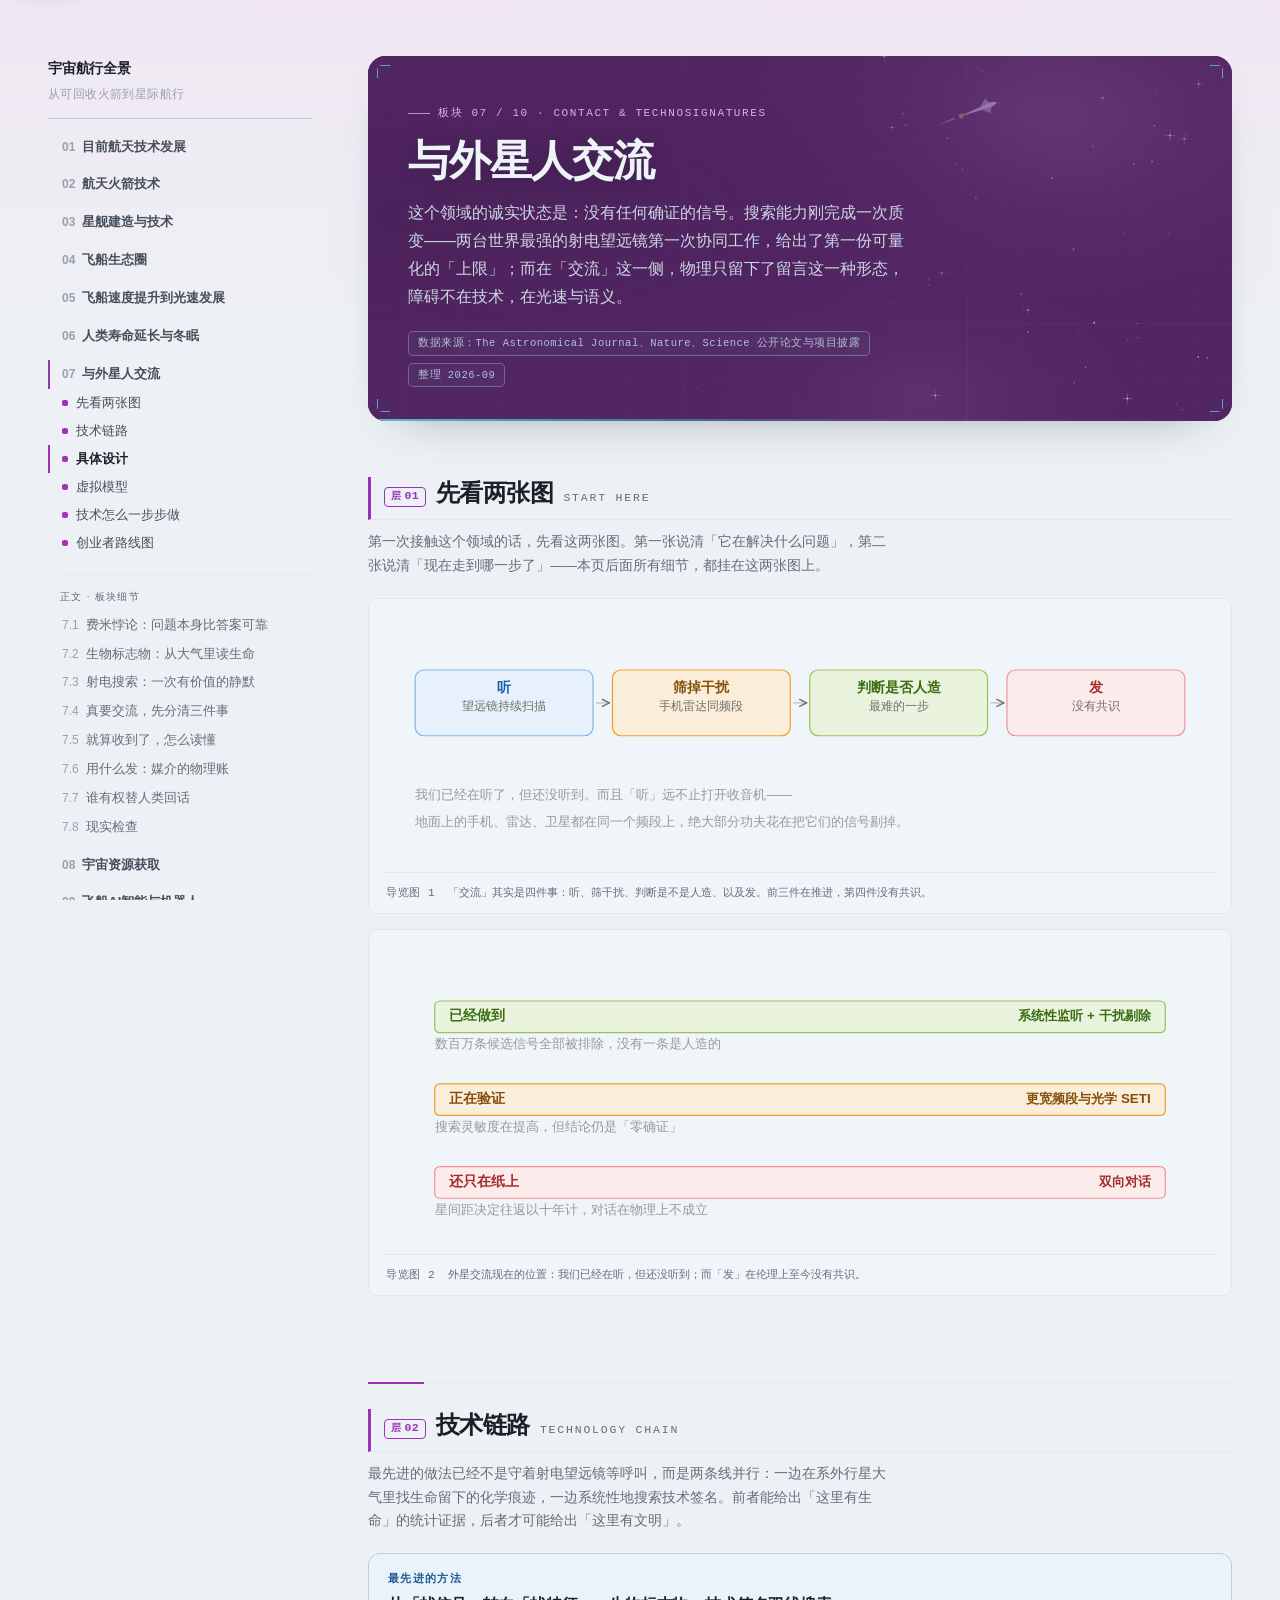
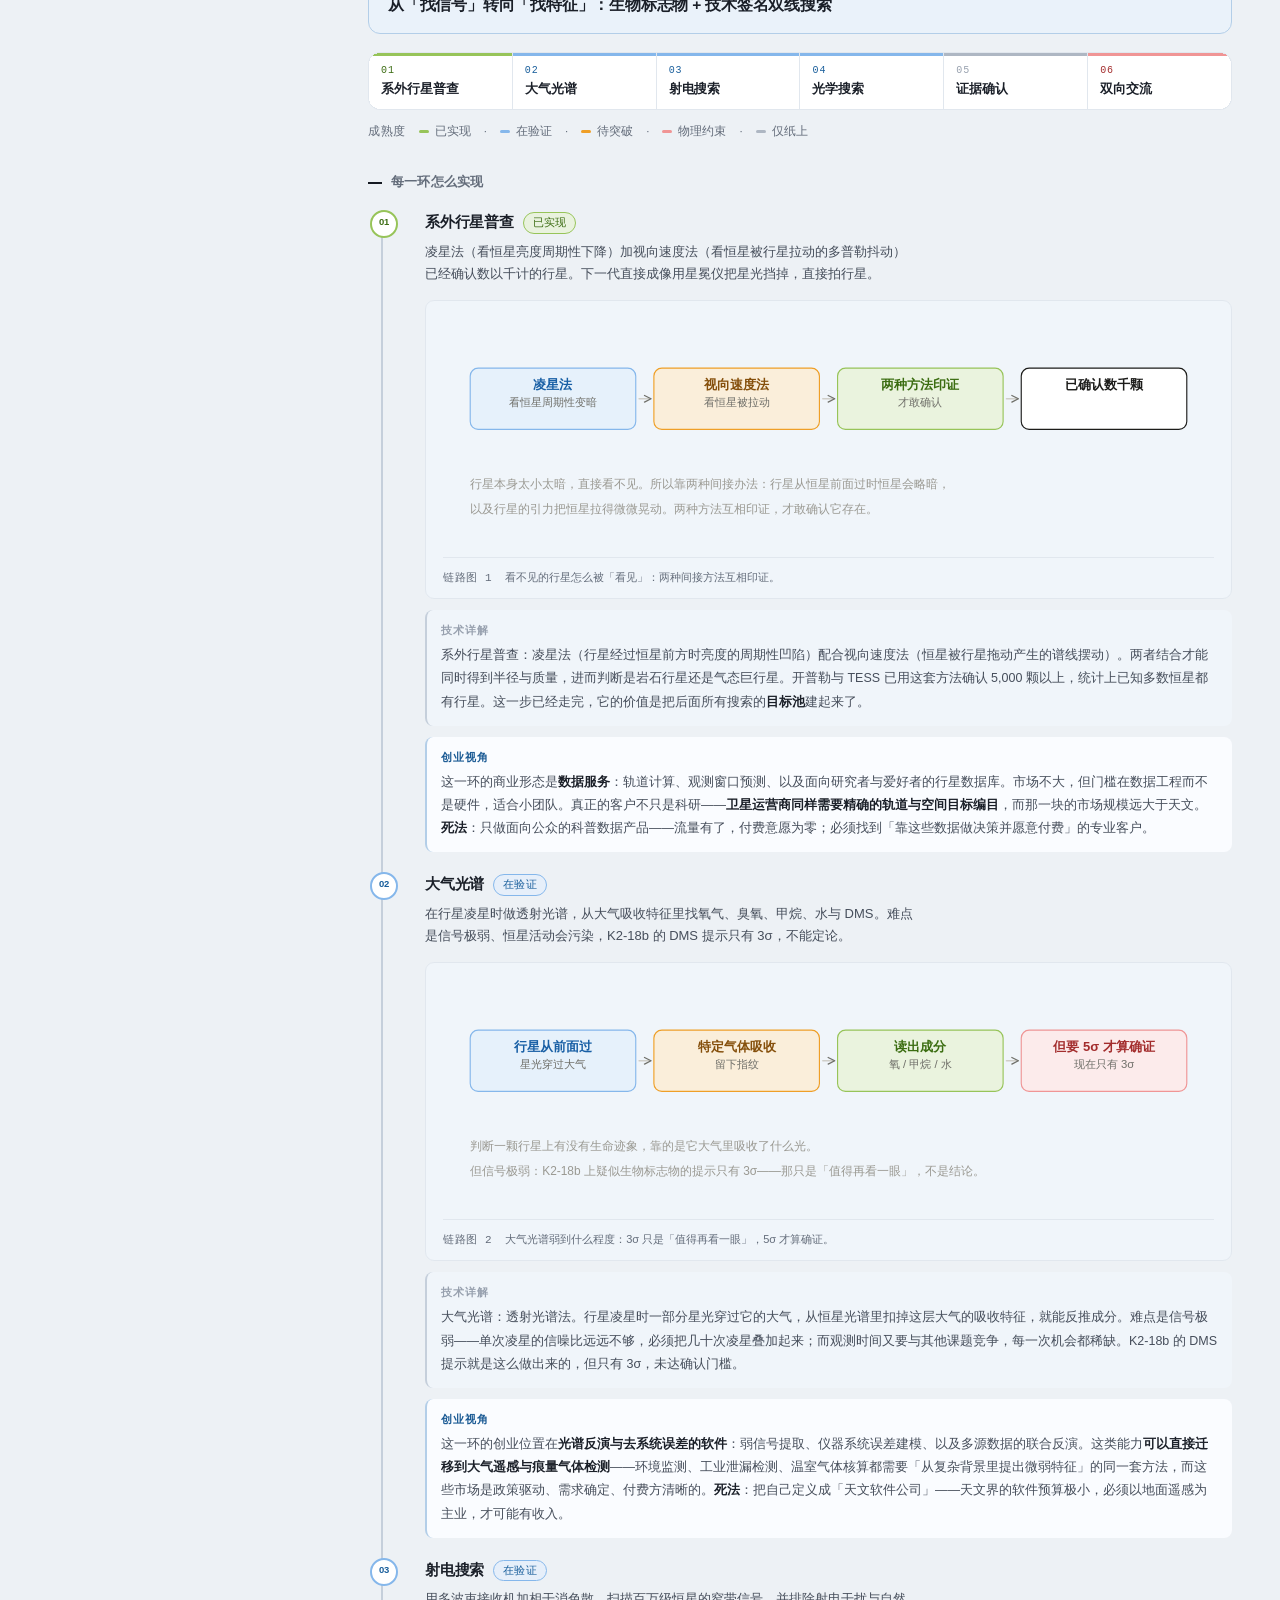
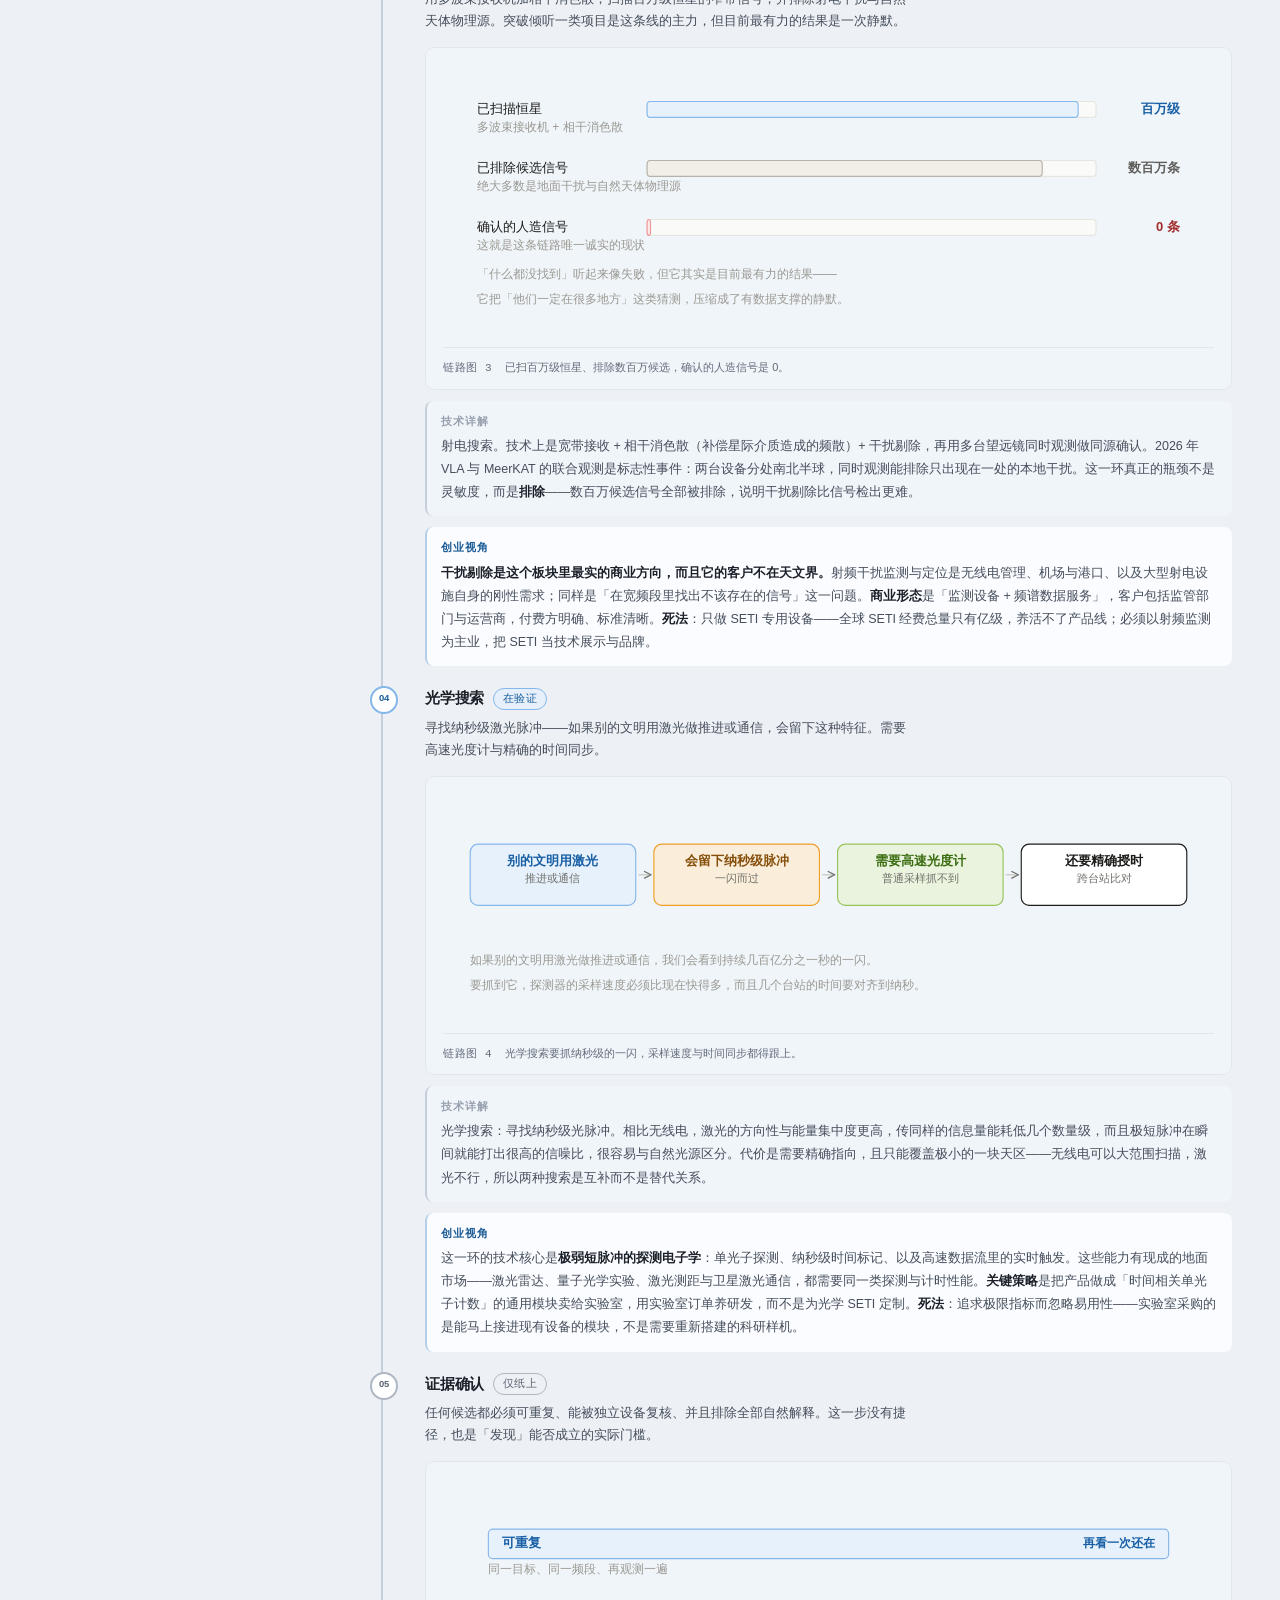
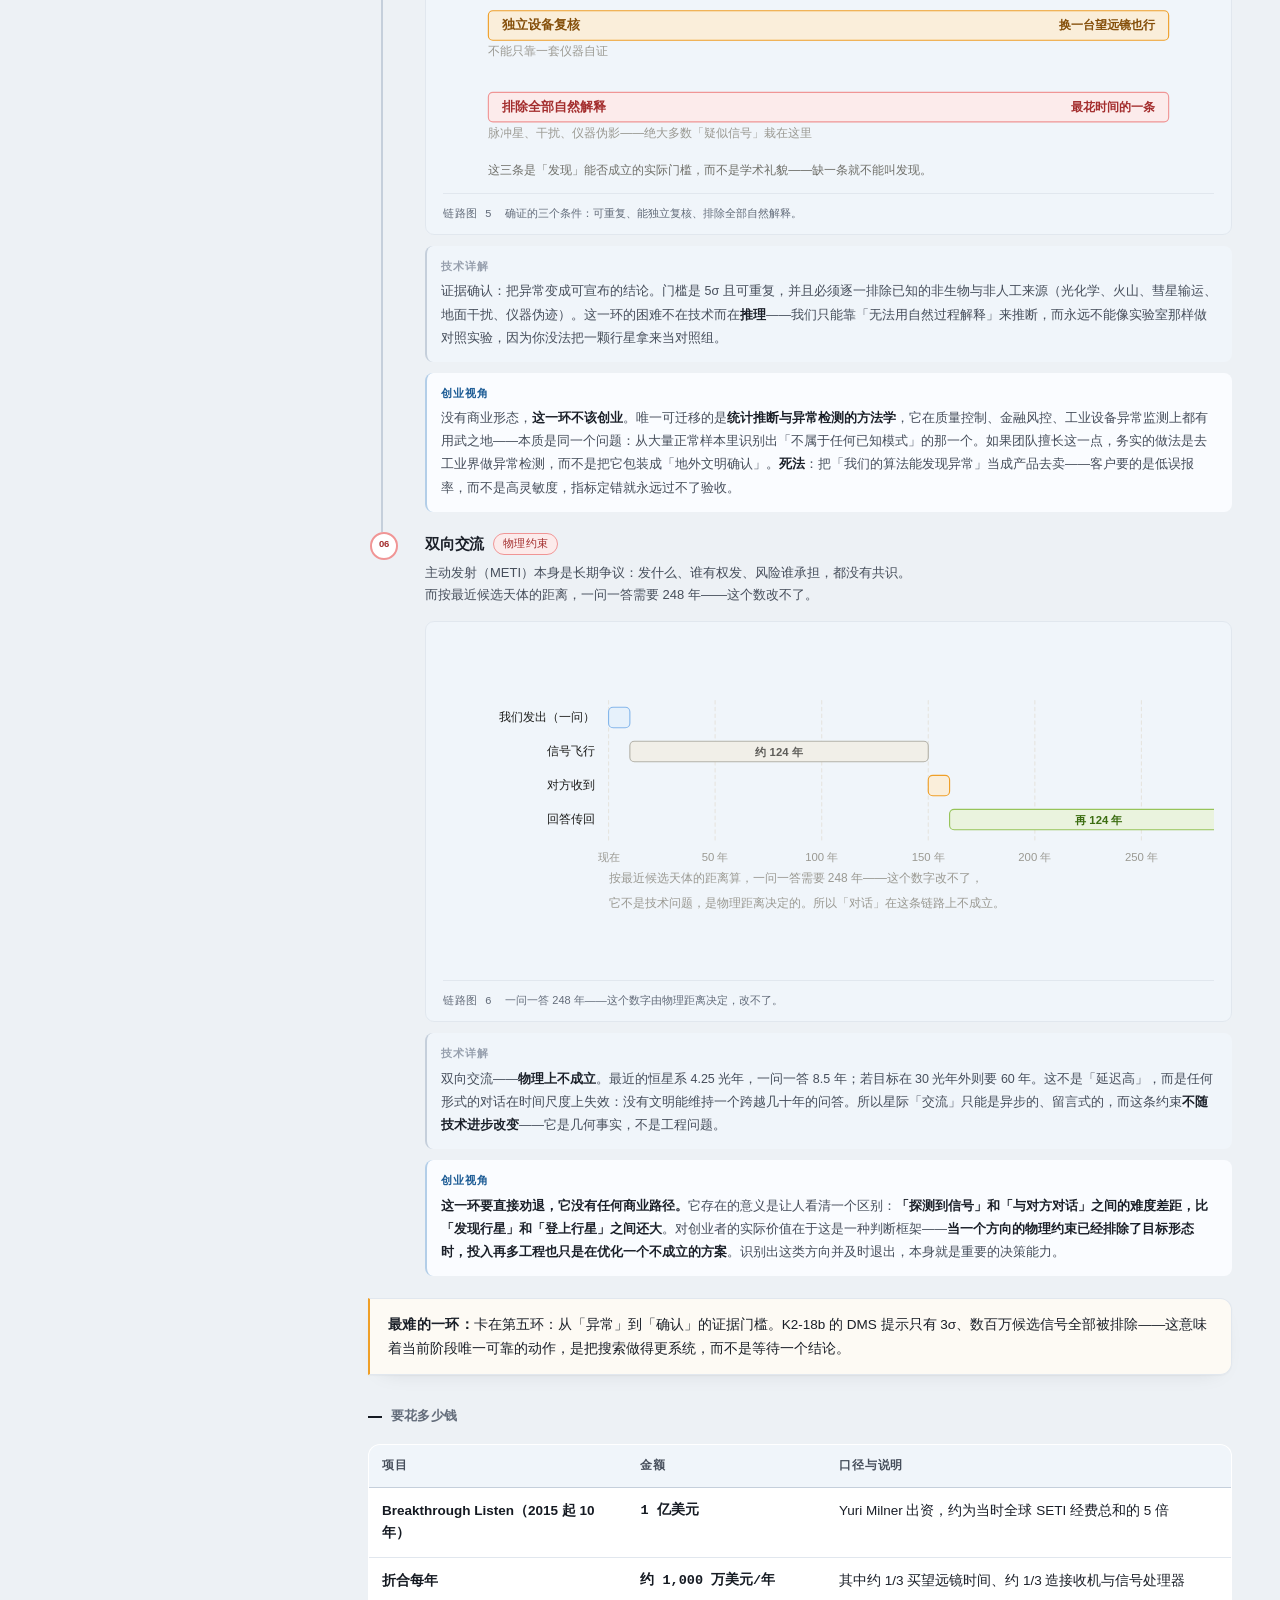
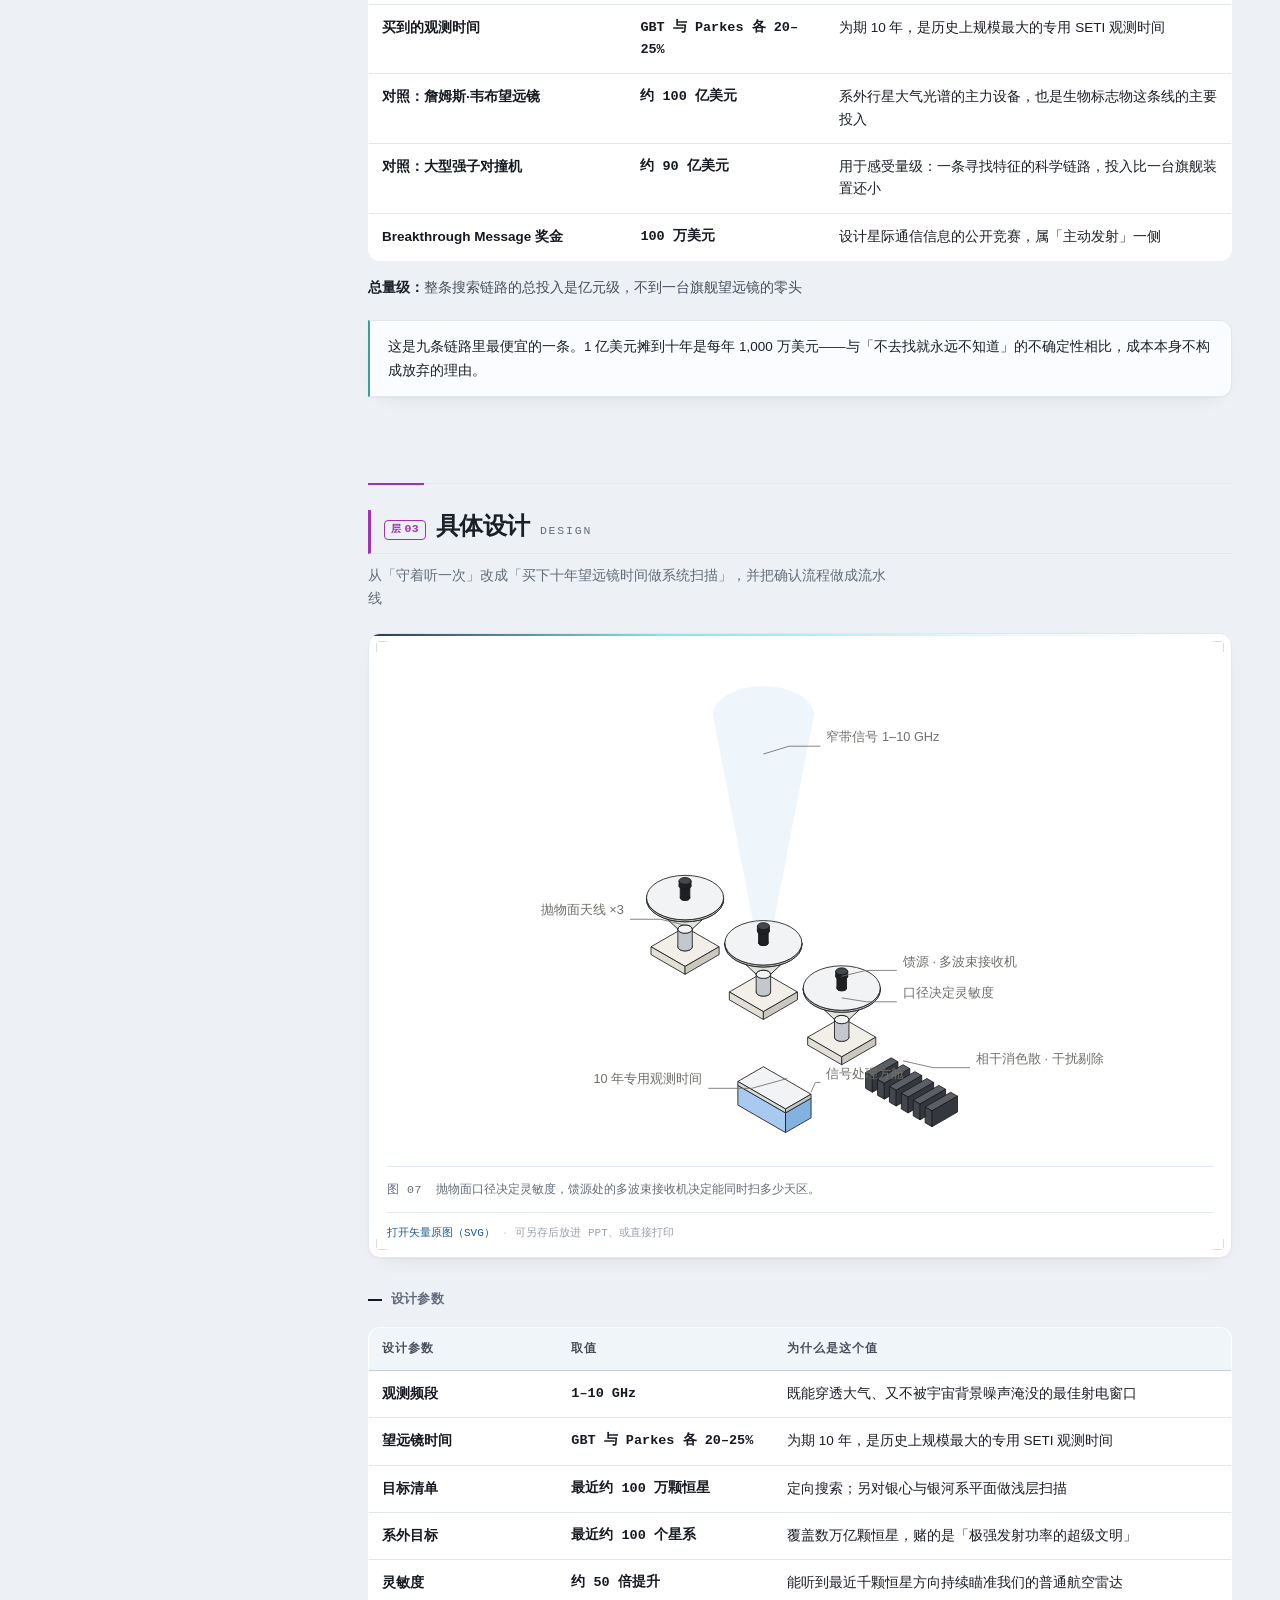
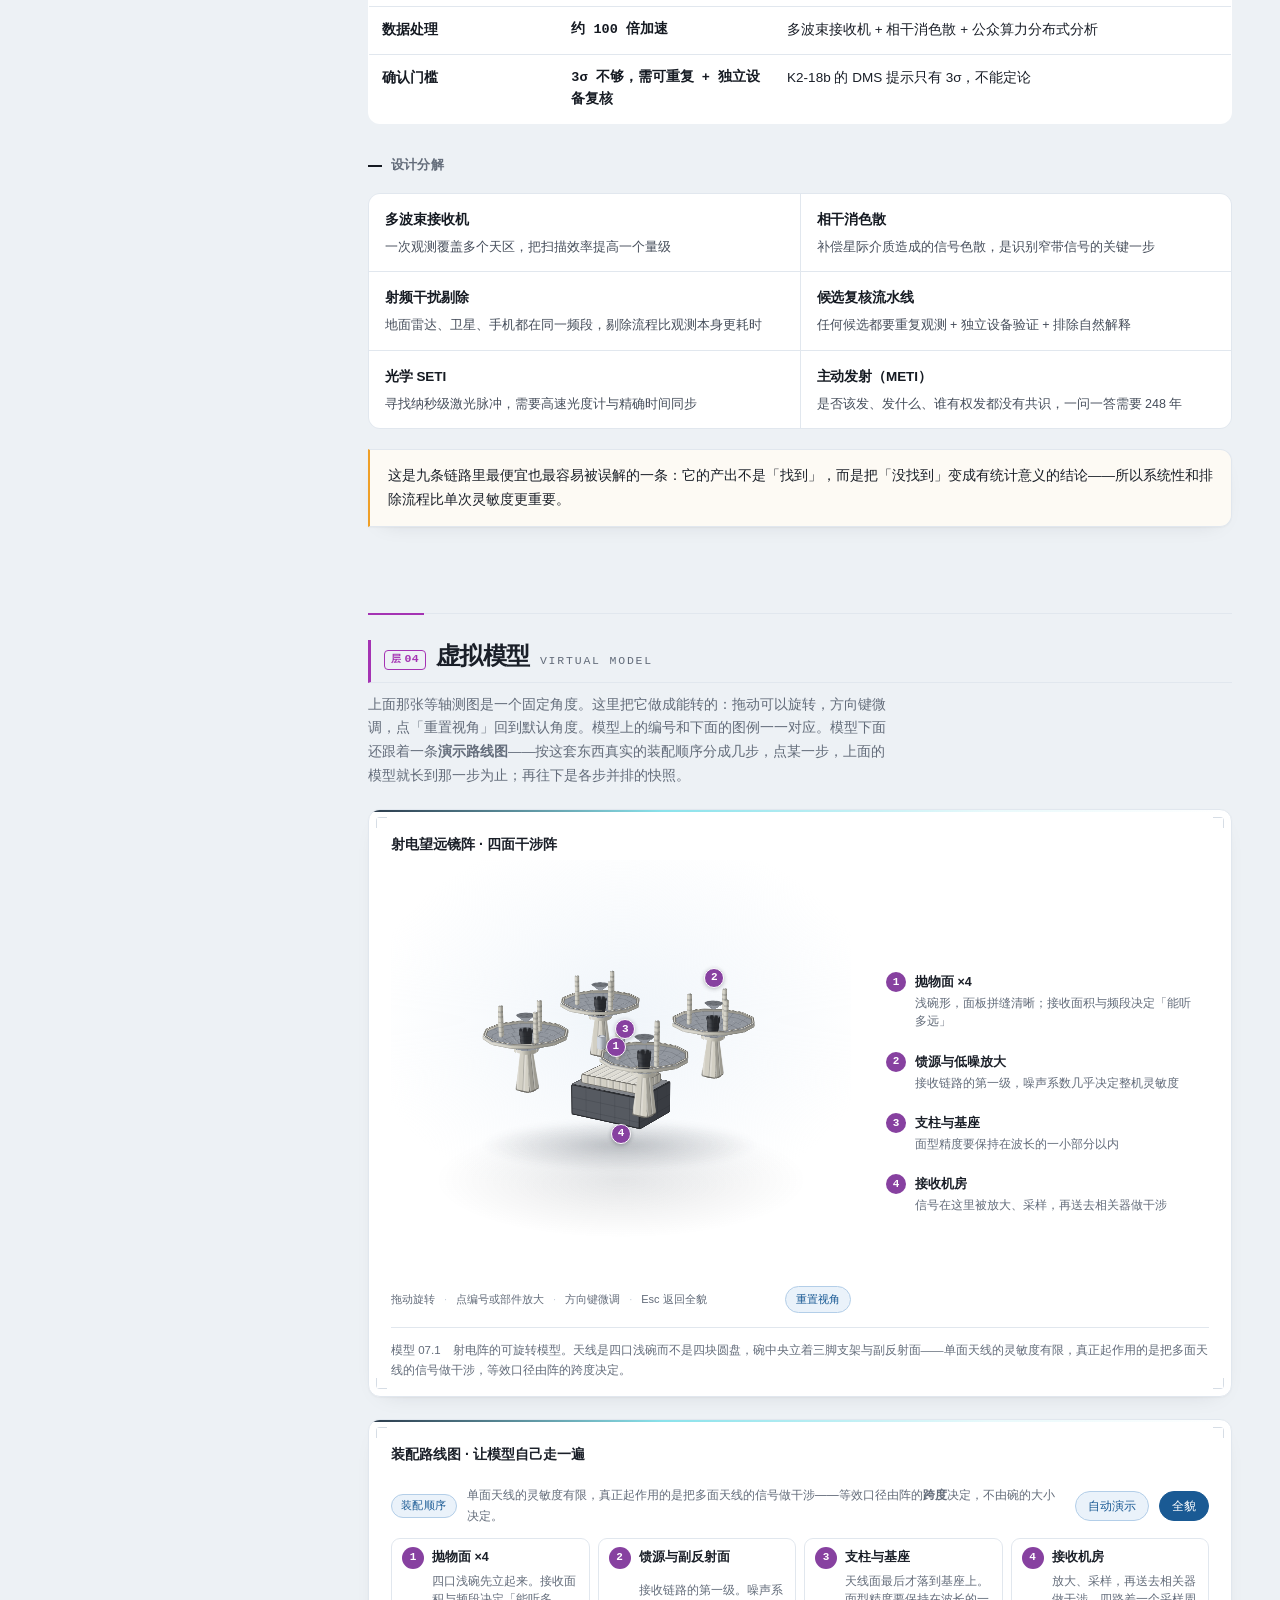
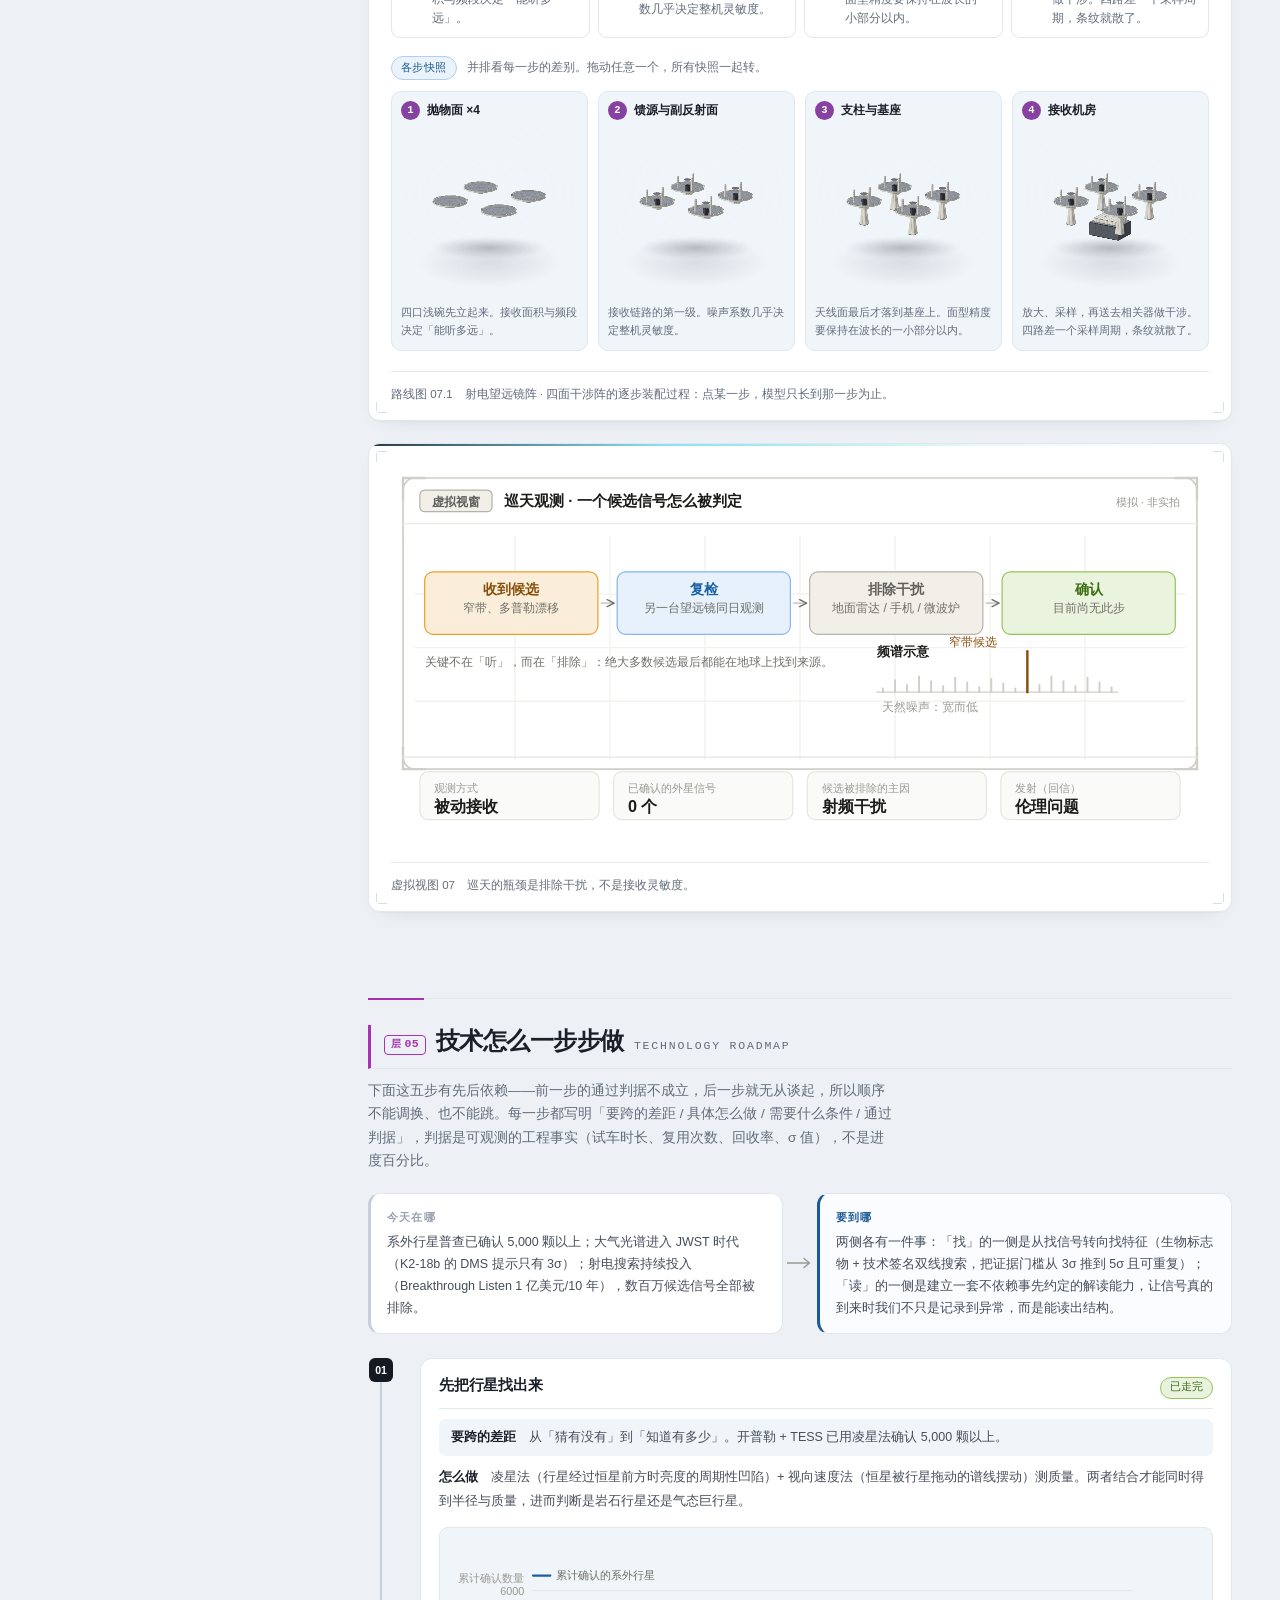
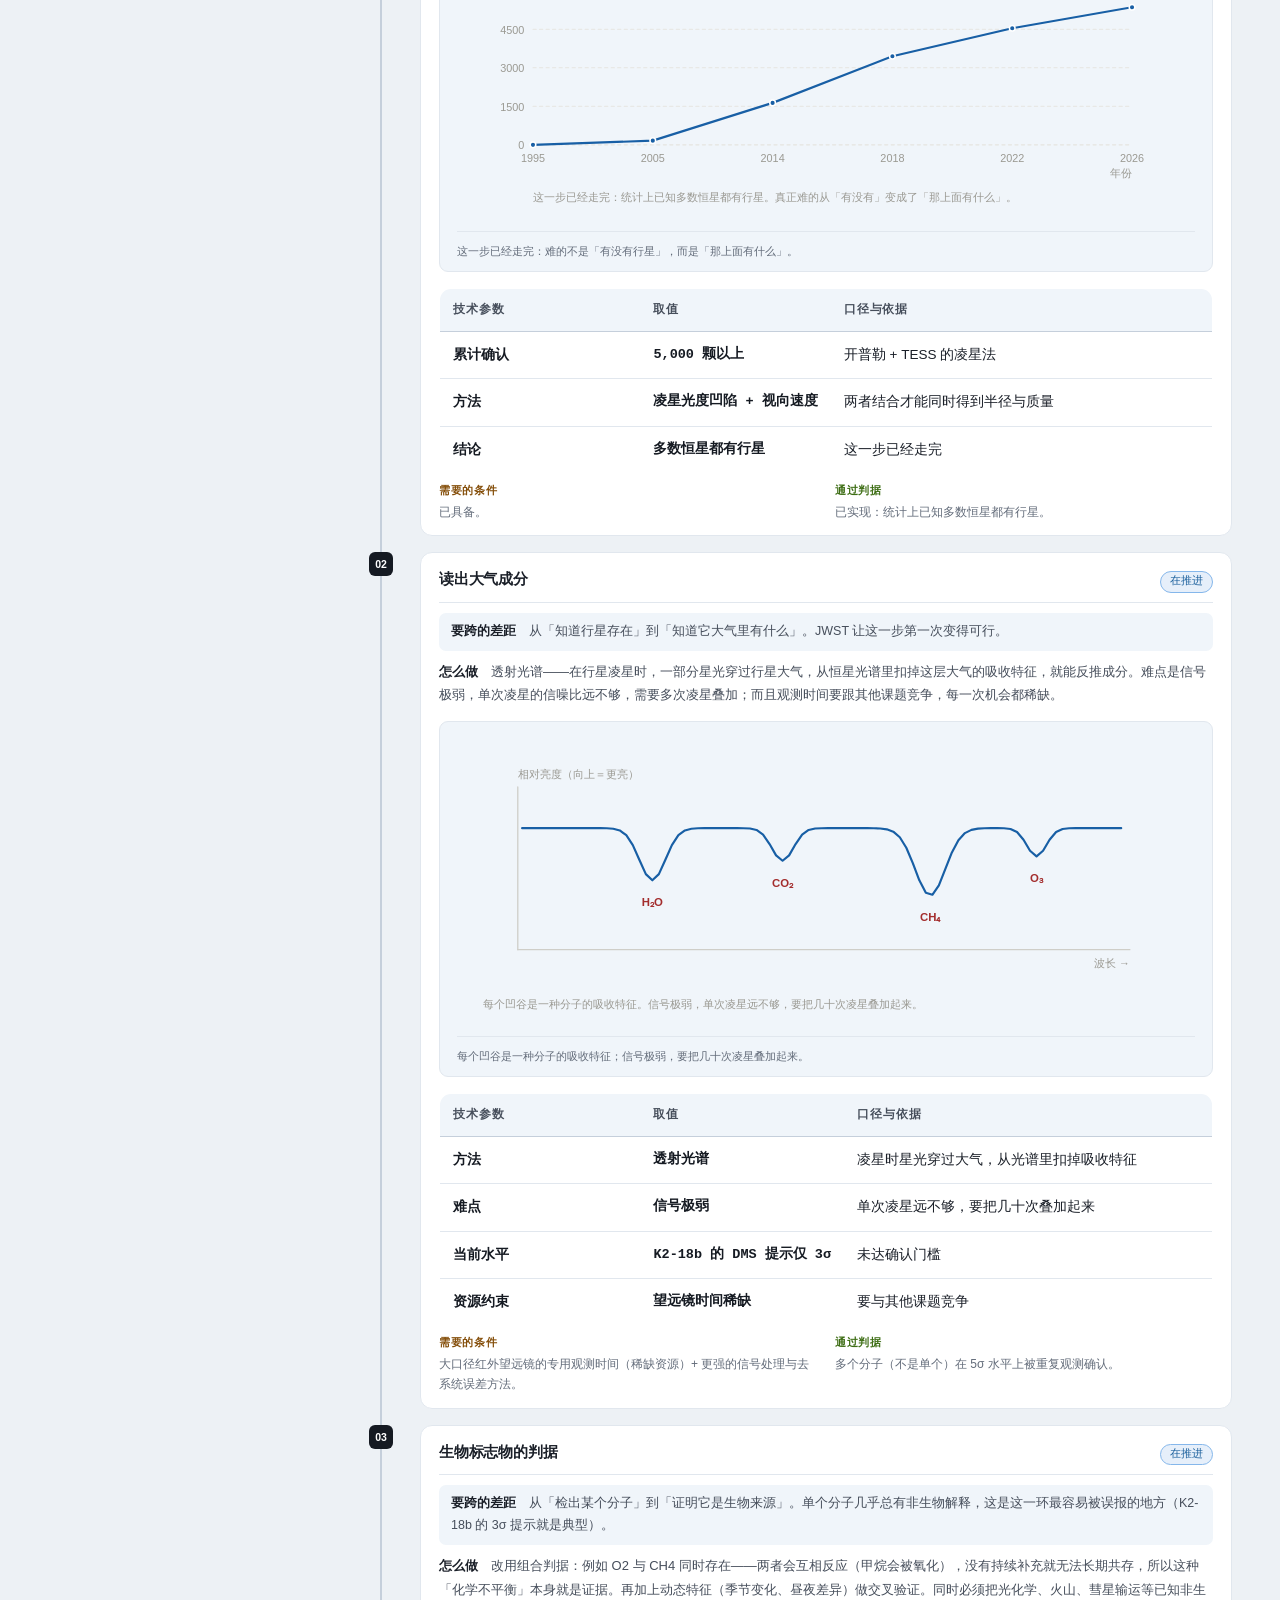
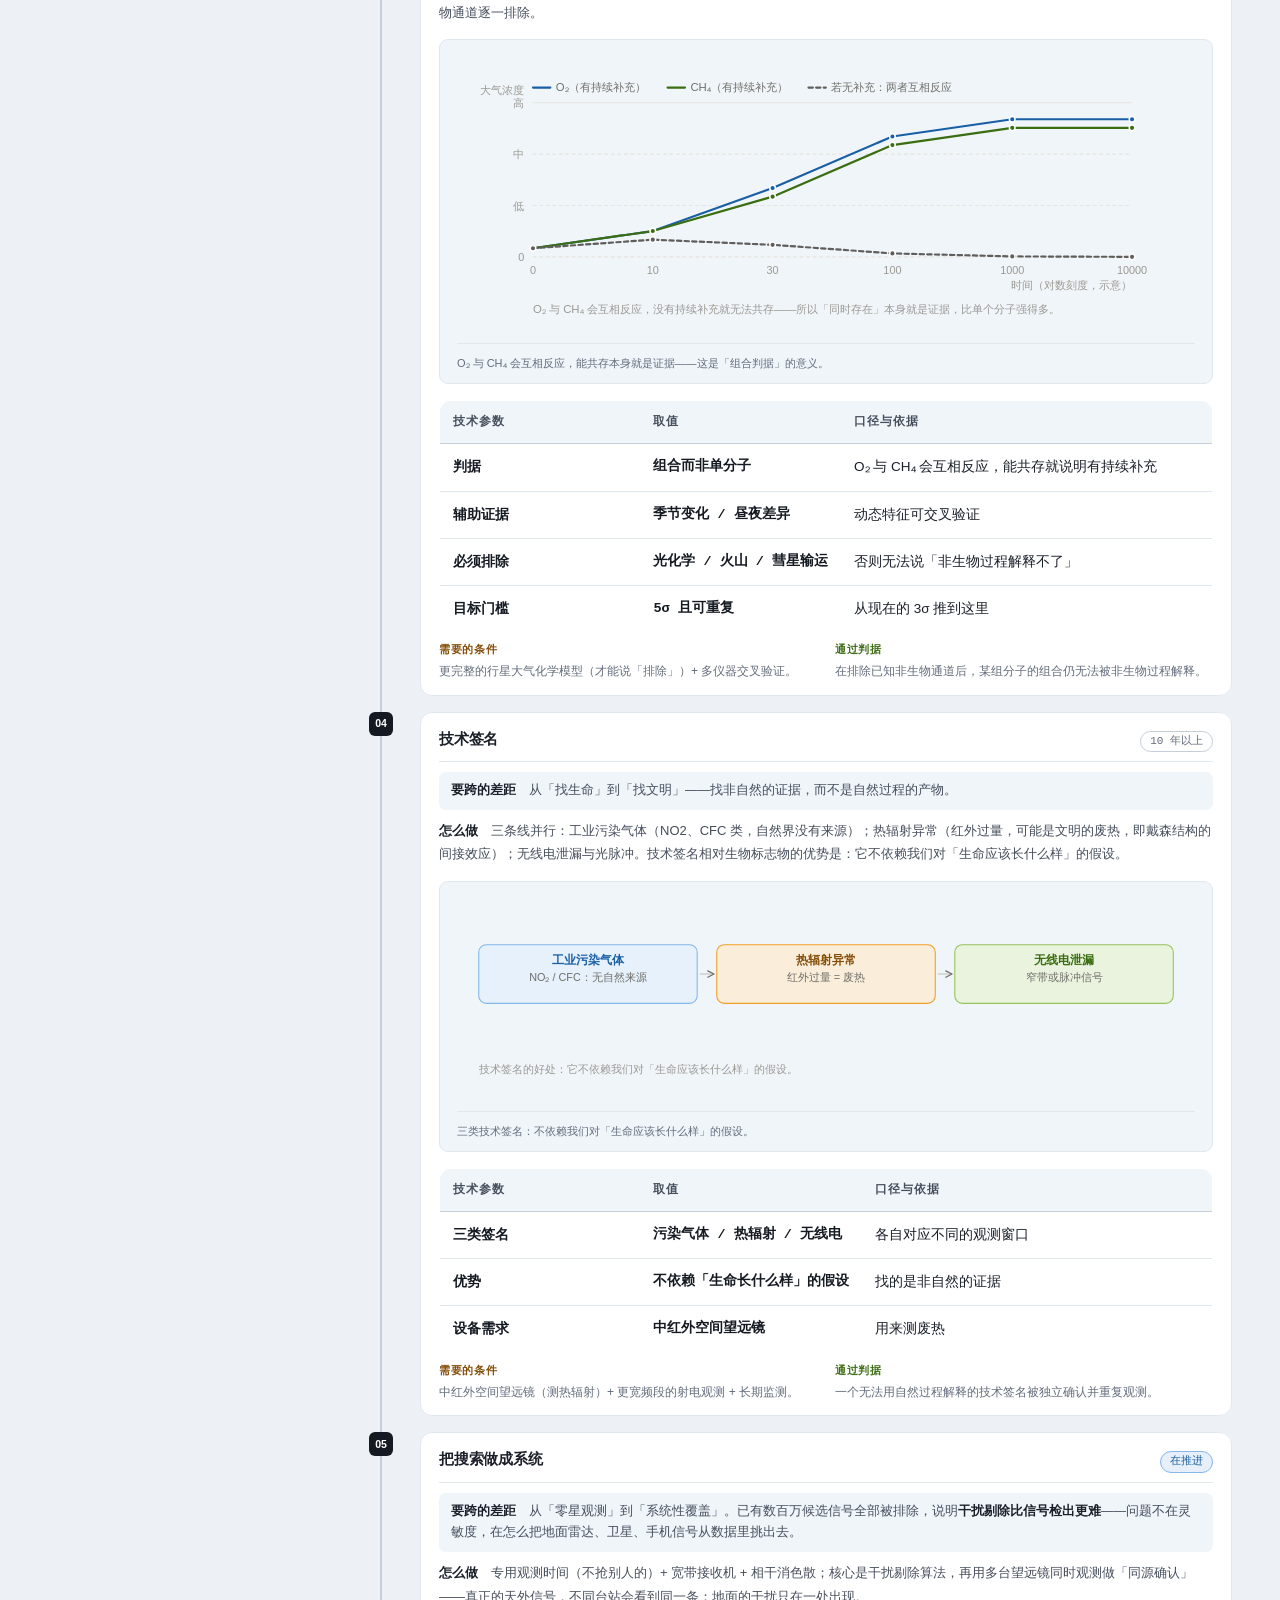
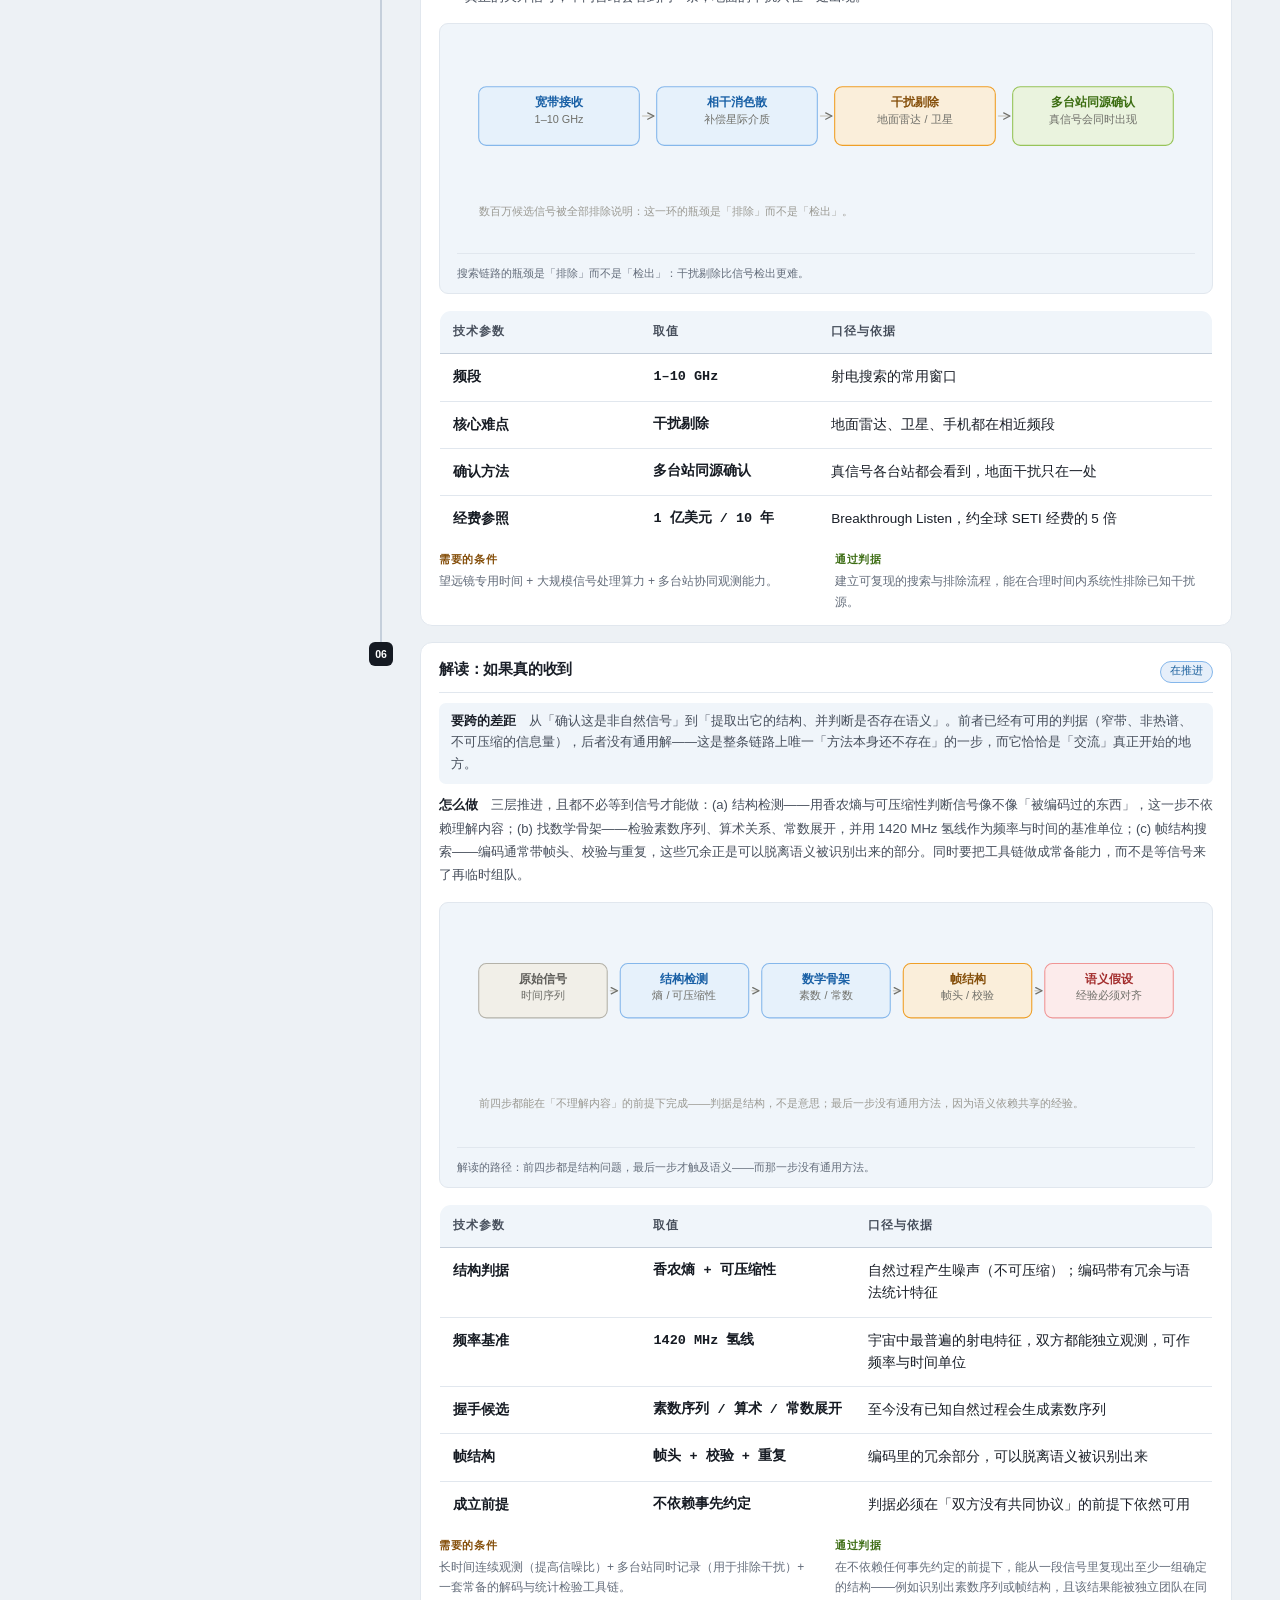
<file: sections/07-contact.html>
<!DOCTYPE html>
<html lang="zh-CN">
<head>
<meta charset="UTF-8">
<meta name="viewport" content="width=device-width, initial-scale=1.0, viewport-fit=cover">
<title>与外星人交流 · 宇宙航行全景</title>
<meta name="description" content="听，是唯一在做的；说，还在争论。这个领域的诚实状态是：没有任何确证的信号。搜索能力刚完成一次质变——两台世界最强的射电望远镜第一次协同工作，给出了第一份可量化的「上限」；而">
<meta name="theme-color" content="#edf1f5">
<meta property="og:title" content="与外星人交流 · 宇宙航行全景">
<meta property="og:description" content="听，是唯一在做的；说，还在争论。这个领域的诚实状态是：没有任何确证的信号。搜索能力刚完成一次质变——两台世界最强的射电望远镜第一次协同工作，给出了第一份可量化的「上限」；而">
<meta property="og:locale" content="zh_CN">
<meta property="og:type" content="article">
<link rel="icon" href="data:image/svg+xml,%3Csvg xmlns='http://www.w3.org/2000/svg' viewBox='0 0 32 32'%3E%3Crect width='32' height='32' rx='7' fill='%231c1c1a'/%3E%3Ccircle cx='16' cy='16' r='7.5' fill='none' stroke='%23fff' stroke-width='2'/%3E%3Cellipse cx='16' cy='16' rx='13' ry='4.6' fill='none' stroke='%23fff' stroke-width='1.6' transform='rotate(-28 16 16)'/%3E%3Ccircle cx='27' cy='9.5' r='2.4' fill='%23fff'/%3E%3C/svg%3E">
<link rel="stylesheet" href="../assets/site.css">
<!-- 板块配色必须放在样式表**之后**：两者都是 :root，同优先级下后写的赢。
     放在前面会被 site.css 里的默认值覆盖掉（踩过：十个板块的首屏长得一模一样）。 -->
<style>
:root{
  --bd-ink:#8741a0;
  --bd-deep:#522563;
  --bd-wash:#f0e7f2;
  --bd-glow:#ddacee;
  --ly1:#9433b7;
  --ly2:#9a33b6;
  --ly3:#9f33b4;
  --ly4:#a433b3;
  --ly5:#a832b1;
  --ly6:#ad32b0;
  --sky:url(space-contact.svg);
  --tile:url(space-tile-contact.svg);
}
</style>
</head>
<body data-board="contact">

<a class="skip" href="#main">跳到正文</a>

<div id="progress"></div>

<nav class="topnav" aria-label="板块导航">
  <div class="inner">
    <a href="../index.html">首页</a>
    <a href="01-current.html">目前航天</a>
    <a href="02-rocket-tech.html">火箭技术</a>
    <a href="03-starship.html">星舰建造</a>
    <a href="04-biosphere.html">飞船生态圈</a>
    <a href="05-lightspeed.html">光速推进</a>
    <a href="06-lifespan.html">寿命与冬眠</a>
    <a href="07-contact.html" class="active" aria-current="page">外星交流</a>
    <a href="08-resources.html">宇宙资源</a>
    <a href="09-ai-robots.html">AI 与机器人</a>
    <a href="10-integration.html">星船设计</a>
  </div>
</nav>

<div class="shell">

  <!-- ================= 侧栏目录 ================= -->
  <aside class="rail">
    <a class="brand" href="../index.html">
      宇宙航行全景
      <small>从可回收火箭到星际航行</small>
    </a>
    <nav aria-label="目录">
      <a class="bo" href="01-current.html"><span class="n">01</span>目前航天技术发展</a>
      <a class="bo" href="02-rocket-tech.html"><span class="n">02</span>航天火箭技术</a>
      <a class="bo" href="03-starship.html"><span class="n">03</span>星舰建造与技术</a>
      <a class="bo" href="04-biosphere.html"><span class="n">04</span>飞船生态圈</a>
      <a class="bo" href="05-lightspeed.html"><span class="n">05</span>飞船速度提升到光速发展</a>
      <a class="bo" href="06-lifespan.html"><span class="n">06</span>人类寿命延长与冬眠</a>
      <a class="bo active" href="07-contact.html" aria-current="page"><span class="n">07</span>与外星人交流</a>
      <a class="toc-ly ly-1" href="#intro" data-toc><i class="dot"></i>先看两张图</a>
      <a class="toc-ly ly-2" href="#chain" data-toc><i class="dot"></i>技术链路</a>
      <a class="toc-ly ly-3" href="#design" data-toc><i class="dot"></i>具体设计</a>
      <a class="toc-ly ly-4" href="#model" data-toc><i class="dot"></i>虚拟模型</a>
      <a class="toc-ly ly-5" href="#techroad" data-toc><i class="dot"></i>技术怎么一步步做</a>
      <a class="toc-ly ly-6" href="#venture" data-toc><i class="dot"></i>创业者路线图</a>
      <span class="rail-grp">正文 · 板块细节</span>
      <a href="#c-paradox" data-toc><span class="n">7.1</span>费米悖论：问题本身比答案可靠</a>
      <a href="#c-biosign" data-toc><span class="n">7.2</span>生物标志物：从大气里读生命</a>
      <a href="#c-seti" data-toc><span class="n">7.3</span>射电搜索：一次有价值的静默</a>
      <a href="#c-talk" data-toc><span class="n">7.4</span>真要交流，先分清三件事</a>
      <a href="#c-decode" data-toc><span class="n">7.5</span>就算收到了，怎么读懂</a>
      <a href="#c-medium" data-toc><span class="n">7.6</span>用什么发：媒介的物理账</a>
      <a href="#c-meti" data-toc><span class="n">7.7</span>谁有权替人类回话</a>
      <a href="#c-check" data-toc><span class="n">7.8</span>现实检查</a>
      <a class="bo" href="08-resources.html"><span class="n">08</span>宇宙资源获取</a>
      <a class="bo" href="09-ai-robots.html"><span class="n">09</span>飞船AI智能与机器人</a>
      <a class="bo" href="10-integration.html"><span class="n">10</span>星船总体设计</a>
    </nav>
  </aside>

  <!-- ================= 正文 ================= -->
  <main class="main" id="main">

    <header class="hero hud">
      <div class="sky" aria-hidden="true"></div>
      <div class="hero-in">
        <div class="eyebrow">板块 07 / 10 · Contact &amp; Technosignatures</div>
        <h1>与外星人交流</h1>
        <p class="dek">这个领域的诚实状态是：没有任何确证的信号。搜索能力刚完成一次质变——两台世界最强的射电望远镜第一次协同工作，给出了第一份可量化的「上限」；而在「交流」这一侧，物理只留下了留言这一种形态，障碍不在技术，在光速与语义。</p>
        <div class="meta"><span>数据来源：The Astronomical Journal、Nature、Science 公开论文与项目披露</span>
          <span>整理 2026-09</span></div>
      </div>
      <div class="rail-line" aria-hidden="true"></div>
    </header>

<section id="intro" class="layer ly-1">
      <h2><span class="ly"><i>层</i>01</span>先看两张图<span class="en">Start Here</span></h2>
      <p class="lead">第一次接触这个领域的话，先看这两张图。第一张说清「它在解决什么问题」，第二张说清「现在走到哪一步了」——本页后面所有细节，都挂在这两张图上。</p>

      <figure class="trs-fig">
        <div class="fig-scroll"><svg viewBox="0 0 680 202" role="img" aria-label="「交流」其实是四件事：听、筛干扰、判断是不是人造、以及发。前三件在推进，第四件没有共识。"><defs><marker id="da113" viewBox="0 0 8 8" refX="6.5" refY="4" markerWidth="5.5" markerHeight="5.5" orient="auto-start-reverse"><path d="M1 1 L7 4 L1 7" fill="none" stroke="#6f6f69" stroke-width="1.2" stroke-linecap="round" stroke-linejoin="round"/></marker></defs><rect x="24" y="46" width="146" height="54" rx="7" fill="#e6f1fb" stroke="#85b7eb" stroke-width="1"/><text x="97" y="64" fill="#185fa5" font-size="11.5" font-weight="600" text-anchor="middle">听</text><text x="97" y="79" fill="#6f6f69" font-size="10" font-weight="400" text-anchor="middle">望远镜持续扫描</text><line x1="173" y1="73" x2="183" y2="73" stroke="#cfcec8" stroke-width="1.4" marker-end="url(#da113)" stroke-linecap="round"/><rect x="186" y="46" width="146" height="54" rx="7" fill="#faeeda" stroke="#ef9f27" stroke-width="1"/><text x="259" y="64" fill="#854f0b" font-size="11.5" font-weight="600" text-anchor="middle">筛掉干扰</text><text x="259" y="79" fill="#6f6f69" font-size="10" font-weight="400" text-anchor="middle">手机雷达同频段</text><line x1="335" y1="73" x2="345" y2="73" stroke="#cfcec8" stroke-width="1.4" marker-end="url(#da113)" stroke-linecap="round"/><rect x="348" y="46" width="146" height="54" rx="7" fill="#eaf3de" stroke="#97c459" stroke-width="1"/><text x="421" y="64" fill="#3b6d11" font-size="11.5" font-weight="600" text-anchor="middle">判断是否人造</text><text x="421" y="79" fill="#6f6f69" font-size="10" font-weight="400" text-anchor="middle">最难的一步</text><line x1="497" y1="73" x2="507" y2="73" stroke="#cfcec8" stroke-width="1.4" marker-end="url(#da113)" stroke-linecap="round"/><rect x="510" y="46" width="146" height="54" rx="7" fill="#fcebeb" stroke="#f09595" stroke-width="1"/><text x="583" y="64" fill="#a32d2d" font-size="11.5" font-weight="600" text-anchor="middle">发</text><text x="583" y="79" fill="#6f6f69" font-size="10" font-weight="400" text-anchor="middle">没有共识</text><text x="24" y="152" fill="#9a9992" font-size="10.5" font-weight="400" text-anchor="start">我们已经在听了，但还没听到。而且「听」远不止打开收音机——</text><text x="24" y="174" fill="#9a9992" font-size="10.5" font-weight="400" text-anchor="start">地面上的手机、雷达、卫星都在同一个频段上，绝大部分功夫花在把它们的信号剔掉。</text></svg></div>
        <figcaption><span class="fgn">导览图 1</span>　「交流」其实是四件事：听、筛干扰、判断是不是人造、以及发。前三件在推进，第四件没有共识。</figcaption>
      </figure>
      <figure class="trs-fig">
        <div class="fig-scroll"><svg viewBox="0 0 680 244" role="img" aria-label="外星交流现在的位置：我们已经在听，但还没听到；而「发」在伦理上至今没有共识。"><defs><marker id="da114" viewBox="0 0 8 8" refX="6.5" refY="4" markerWidth="5.5" markerHeight="5.5" orient="auto-start-reverse"><path d="M1 1 L7 4 L1 7" fill="none" stroke="#6f6f69" stroke-width="1.2" stroke-linecap="round" stroke-linejoin="round"/></marker></defs><rect x="40" y="46" width="600" height="26" rx="4" fill="#eaf3de" stroke="#97c459" stroke-width="1"/><text x="52" y="62" fill="#3b6d11" font-size="11.5" font-weight="600" text-anchor="start">已经做到</text><text x="628" y="62" fill="#3b6d11" font-size="11" font-weight="600" text-anchor="end">系统性监听 + 干扰剔除</text><text x="40" y="85" fill="#9a9992" font-size="10.5" font-weight="400" text-anchor="start">数百万条候选信号全部被排除，没有一条是人造的</text><rect x="40" y="114" width="600" height="26" rx="4" fill="#faeeda" stroke="#ef9f27" stroke-width="1"/><text x="52" y="130" fill="#854f0b" font-size="11.5" font-weight="600" text-anchor="start">正在验证</text><text x="628" y="130" fill="#854f0b" font-size="11" font-weight="600" text-anchor="end">更宽频段与光学 SETI</text><text x="40" y="153" fill="#9a9992" font-size="10.5" font-weight="400" text-anchor="start">搜索灵敏度在提高，但结论仍是「零确证」</text><rect x="40" y="182" width="600" height="26" rx="4" fill="#fcebeb" stroke="#f09595" stroke-width="1"/><text x="52" y="198" fill="#a32d2d" font-size="11.5" font-weight="600" text-anchor="start">还只在纸上</text><text x="628" y="198" fill="#a32d2d" font-size="11" font-weight="600" text-anchor="end">双向对话</text><text x="40" y="221" fill="#9a9992" font-size="10.5" font-weight="400" text-anchor="start">星间距决定往返以十年计，对话在物理上不成立</text></svg></div>
        <figcaption><span class="fgn">导览图 2</span>　外星交流现在的位置：我们已经在听，但还没听到；而「发」在伦理上至今没有共识。</figcaption>
      </figure>
    </section>

<section id="chain" class="layer ly-2">
      <h2><span class="ly"><i>层</i>02</span>技术链路<span class="en">Technology Chain</span></h2>
      <p class="lead">最先进的做法已经不是守着射电望远镜等呼叫，而是两条线并行：一边在系外行星大气里找生命留下的化学痕迹，一边系统性地搜索技术签名。前者能给出「这里有生命」的统计证据，后者才可能给出「这里有文明」。</p>

      <div class="frontier">
        <span class="fr-cap">最先进的方法</span>
        <span class="fr-t">从「找信号」转向「找特征」：生物标志物 + 技术签名双线搜索</span>
      </div>

      <div class="chain-bar">
        <div class="cb done">
          <span class="cb-i">01</span>
          <span class="cb-t">系外行星普查</span>
        </div>
        <div class="cb run">
          <span class="cb-i">02</span>
          <span class="cb-t">大气光谱</span>
        </div>
        <div class="cb run">
          <span class="cb-i">03</span>
          <span class="cb-t">射电搜索</span>
        </div>
        <div class="cb run">
          <span class="cb-i">04</span>
          <span class="cb-t">光学搜索</span>
        </div>
        <div class="cb plan">
          <span class="cb-i">05</span>
          <span class="cb-t">证据确认</span>
        </div>
        <div class="cb lock">
          <span class="cb-i">06</span>
          <span class="cb-t">双向交流</span>
        </div>
      </div>
      <div class="chain-legend"><span class="clg-cap">成熟度</span><span class="lg done"><i></i>已实现</span> · <span class="lg run"><i></i>在验证</span> · <span class="lg hold"><i></i>待突破</span> · <span class="lg lock"><i></i>物理约束</span> · <span class="lg plan"><i></i>仅纸上</span></div>

      <h3 class="chain-sub">每一环怎么实现</h3>
      <ol class="chain-list">
        <li class="done">
          <div class="cl-h"><span class="cl-t">系外行星普查</span><span class="tag t-done">已实现</span></div>
          <div class="cl-x">凌星法（看恒星亮度周期性下降）加视向速度法（看恒星被行星拉动的多普勒抖动）已经确认数以千计的行星。下一代直接成像用星冕仪把星光挡掉，直接拍行星。</div>
          <figure class="trs-fig">
            <div class="fig-scroll"><svg viewBox="0 0 680 202" role="img" aria-label="看不见的行星怎么被「看见」：两种间接方法互相印证。"><defs><marker id="da115" viewBox="0 0 8 8" refX="6.5" refY="4" markerWidth="5.5" markerHeight="5.5" orient="auto-start-reverse"><path d="M1 1 L7 4 L1 7" fill="none" stroke="#6f6f69" stroke-width="1.2" stroke-linecap="round" stroke-linejoin="round"/></marker></defs><rect x="24" y="46" width="146" height="54" rx="7" fill="#e6f1fb" stroke="#85b7eb" stroke-width="1"/><text x="97" y="64" fill="#185fa5" font-size="11.5" font-weight="600" text-anchor="middle">凌星法</text><text x="97" y="79" fill="#6f6f69" font-size="10" font-weight="400" text-anchor="middle">看恒星周期性变暗</text><line x1="173" y1="73" x2="183" y2="73" stroke="#cfcec8" stroke-width="1.4" marker-end="url(#da115)" stroke-linecap="round"/><rect x="186" y="46" width="146" height="54" rx="7" fill="#faeeda" stroke="#ef9f27" stroke-width="1"/><text x="259" y="64" fill="#854f0b" font-size="11.5" font-weight="600" text-anchor="middle">视向速度法</text><text x="259" y="79" fill="#6f6f69" font-size="10" font-weight="400" text-anchor="middle">看恒星被拉动</text><line x1="335" y1="73" x2="345" y2="73" stroke="#cfcec8" stroke-width="1.4" marker-end="url(#da115)" stroke-linecap="round"/><rect x="348" y="46" width="146" height="54" rx="7" fill="#eaf3de" stroke="#97c459" stroke-width="1"/><text x="421" y="64" fill="#3b6d11" font-size="11.5" font-weight="600" text-anchor="middle">两种方法印证</text><text x="421" y="79" fill="#6f6f69" font-size="10" font-weight="400" text-anchor="middle">才敢确认</text><line x1="497" y1="73" x2="507" y2="73" stroke="#cfcec8" stroke-width="1.4" marker-end="url(#da115)" stroke-linecap="round"/><rect x="510" y="46" width="146" height="54" rx="7" fill="#ffffff" stroke="#1c1c1a" stroke-width="1"/><text x="583" y="64" fill="#1c1c1a" font-size="11.5" font-weight="600" text-anchor="middle">已确认数千颗</text><text x="24" y="152" fill="#9a9992" font-size="10.5" font-weight="400" text-anchor="start">行星本身太小太暗，直接看不见。所以靠两种间接办法：行星从恒星前面过时恒星会略暗，</text><text x="24" y="174" fill="#9a9992" font-size="10.5" font-weight="400" text-anchor="start">以及行星的引力把恒星拉得微微晃动。两种方法互相印证，才敢确认它存在。</text></svg></div>
            <figcaption><span class="fgn">链路图 1</span>　看不见的行星怎么被「看见」：两种间接方法互相印证。</figcaption>
          </figure>
          <div class="cl-blk">
            <span class="cl-cap">技术详解</span>
            <p>系外行星普查：凌星法（行星经过恒星前方时亮度的周期性凹陷）配合视向速度法（恒星被行星拖动产生的谱线摆动）。两者结合才能同时得到半径与质量，进而判断是岩石行星还是气态巨行星。开普勒与 TESS 已用这套方法确认 5,000 颗以上，统计上已知多数恒星都有行星。这一步已经走完，它的价值是把后面所有搜索的<b>目标池</b>建起来了。</p>
          </div>
          <div class="cl-blk biz">
            <span class="cl-cap">创业视角</span>
            <p>这一环的商业形态是<b>数据服务</b>：轨道计算、观测窗口预测、以及面向研究者与爱好者的行星数据库。市场不大，但门槛在数据工程而不是硬件，适合小团队。真正的客户不只是科研——<b>卫星运营商同样需要精确的轨道与空间目标编目</b>，而那一块的市场规模远大于天文。<b>死法</b>：只做面向公众的科普数据产品——流量有了，付费意愿为零；必须找到「靠这些数据做决策并愿意付费」的专业客户。</p>
          </div>
        </li>
        <li class="run">
          <div class="cl-h"><span class="cl-t">大气光谱</span><span class="tag t-run">在验证</span></div>
          <div class="cl-x">在行星凌星时做透射光谱，从大气吸收特征里找氧气、臭氧、甲烷、水与 DMS。难点是信号极弱、恒星活动会污染，K2-18b 的 DMS 提示只有 3σ，不能定论。</div>
          <figure class="trs-fig">
            <div class="fig-scroll"><svg viewBox="0 0 680 202" role="img" aria-label="大气光谱弱到什么程度：3σ 只是「值得再看一眼」，5σ 才算确证。"><defs><marker id="da116" viewBox="0 0 8 8" refX="6.5" refY="4" markerWidth="5.5" markerHeight="5.5" orient="auto-start-reverse"><path d="M1 1 L7 4 L1 7" fill="none" stroke="#6f6f69" stroke-width="1.2" stroke-linecap="round" stroke-linejoin="round"/></marker></defs><rect x="24" y="46" width="146" height="54" rx="7" fill="#e6f1fb" stroke="#85b7eb" stroke-width="1"/><text x="97" y="64" fill="#185fa5" font-size="11.5" font-weight="600" text-anchor="middle">行星从前面过</text><text x="97" y="79" fill="#6f6f69" font-size="10" font-weight="400" text-anchor="middle">星光穿过大气</text><line x1="173" y1="73" x2="183" y2="73" stroke="#cfcec8" stroke-width="1.4" marker-end="url(#da116)" stroke-linecap="round"/><rect x="186" y="46" width="146" height="54" rx="7" fill="#faeeda" stroke="#ef9f27" stroke-width="1"/><text x="259" y="64" fill="#854f0b" font-size="11.5" font-weight="600" text-anchor="middle">特定气体吸收</text><text x="259" y="79" fill="#6f6f69" font-size="10" font-weight="400" text-anchor="middle">留下指纹</text><line x1="335" y1="73" x2="345" y2="73" stroke="#cfcec8" stroke-width="1.4" marker-end="url(#da116)" stroke-linecap="round"/><rect x="348" y="46" width="146" height="54" rx="7" fill="#eaf3de" stroke="#97c459" stroke-width="1"/><text x="421" y="64" fill="#3b6d11" font-size="11.5" font-weight="600" text-anchor="middle">读出成分</text><text x="421" y="79" fill="#6f6f69" font-size="10" font-weight="400" text-anchor="middle">氧 / 甲烷 / 水</text><line x1="497" y1="73" x2="507" y2="73" stroke="#cfcec8" stroke-width="1.4" marker-end="url(#da116)" stroke-linecap="round"/><rect x="510" y="46" width="146" height="54" rx="7" fill="#fcebeb" stroke="#f09595" stroke-width="1"/><text x="583" y="64" fill="#a32d2d" font-size="11.5" font-weight="600" text-anchor="middle">但要 5σ 才算确证</text><text x="583" y="79" fill="#6f6f69" font-size="10" font-weight="400" text-anchor="middle">现在只有 3σ</text><text x="24" y="152" fill="#9a9992" font-size="10.5" font-weight="400" text-anchor="start">判断一颗行星上有没有生命迹象，靠的是它大气里吸收了什么光。</text><text x="24" y="174" fill="#9a9992" font-size="10.5" font-weight="400" text-anchor="start">但信号极弱：K2-18b 上疑似生物标志物的提示只有 3σ——那只是「值得再看一眼」，不是结论。</text></svg></div>
            <figcaption><span class="fgn">链路图 2</span>　大气光谱弱到什么程度：3σ 只是「值得再看一眼」，5σ 才算确证。</figcaption>
          </figure>
          <div class="cl-blk">
            <span class="cl-cap">技术详解</span>
            <p>大气光谱：透射光谱法。行星凌星时一部分星光穿过它的大气，从恒星光谱里扣掉这层大气的吸收特征，就能反推成分。难点是信号极弱——单次凌星的信噪比远远不够，必须把几十次凌星叠加起来；而观测时间又要与其他课题竞争，每一次机会都稀缺。K2-18b 的 DMS 提示就是这么做出来的，但只有 3σ，未达确认门槛。</p>
          </div>
          <div class="cl-blk biz">
            <span class="cl-cap">创业视角</span>
            <p>这一环的创业位置在<b>光谱反演与去系统误差的软件</b>：弱信号提取、仪器系统误差建模、以及多源数据的联合反演。这类能力<b>可以直接迁移到大气遥感与痕量气体检测</b>——环境监测、工业泄漏检测、温室气体核算都需要「从复杂背景里提出微弱特征」的同一套方法，而这些市场是政策驱动、需求确定、付费方清晰的。<b>死法</b>：把自己定义成「天文软件公司」——天文界的软件预算极小，必须以地面遥感为主业，才可能有收入。</p>
          </div>
        </li>
        <li class="run">
          <div class="cl-h"><span class="cl-t">射电搜索</span><span class="tag t-run">在验证</span></div>
          <div class="cl-x">用多波束接收机加相干消色散，扫描百万级恒星的窄带信号，并排除射电干扰与自然天体物理源。突破倾听一类项目是这条线的主力，但目前最有力的结果是一次静默。</div>
          <figure class="trs-fig">
            <div class="fig-scroll"><svg viewBox="0 0 680 240" role="img" aria-label="已扫百万级恒星、排除数百万候选，确认的人造信号是 0。"><defs><marker id="da117" viewBox="0 0 8 8" refX="6.5" refY="4" markerWidth="5.5" markerHeight="5.5" orient="auto-start-reverse"><path d="M1 1 L7 4 L1 7" fill="none" stroke="#6f6f69" stroke-width="1.2" stroke-linecap="round" stroke-linejoin="round"/></marker></defs><text x="30" y="44" fill="#1c1c1a" font-size="11.5" font-weight="400" text-anchor="start">已扫描恒星</text><rect x="180" y="34" width="396" height="14" rx="3" fill="#fafaf8" stroke="#e6e5e0" stroke-width="1"/><rect x="180" y="34" width="380.16" height="14" rx="3" fill="#e6f1fb" stroke="#85b7eb" stroke-width="1"/><text x="650" y="44.5" fill="#185fa5" font-size="11.5" font-weight="600" text-anchor="end">百万级</text><text x="30" y="60" fill="#9a9992" font-size="10.5" font-weight="400" text-anchor="start">多波束接收机 + 相干消色散</text><text x="30" y="96" fill="#1c1c1a" font-size="11.5" font-weight="400" text-anchor="start">已排除候选信号</text><rect x="180" y="86" width="396" height="14" rx="3" fill="#fafaf8" stroke="#e6e5e0" stroke-width="1"/><rect x="180" y="86" width="348.48" height="14" rx="3" fill="#f1efe8" stroke="#b4b2a9" stroke-width="1"/><text x="650" y="96.5" fill="#5f5e5a" font-size="11.5" font-weight="600" text-anchor="end">数百万条</text><text x="30" y="112" fill="#9a9992" font-size="10.5" font-weight="400" text-anchor="start">绝大多数是地面干扰与自然天体物理源</text><text x="30" y="148" fill="#1c1c1a" font-size="11.5" font-weight="400" text-anchor="start">确认的人造信号</text><rect x="180" y="138" width="396" height="14" rx="3" fill="#fafaf8" stroke="#e6e5e0" stroke-width="1"/><rect x="180" y="138" width="3" height="14" rx="3" fill="#fcebeb" stroke="#f09595" stroke-width="1"/><text x="650" y="148.5" fill="#a32d2d" font-size="11.5" font-weight="600" text-anchor="end">0 条</text><text x="30" y="164" fill="#9a9992" font-size="10.5" font-weight="400" text-anchor="start">这就是这条链路唯一诚实的现状</text><text x="30" y="190" fill="#9a9992" font-size="10.5" font-weight="400" text-anchor="start">「什么都没找到」听起来像失败，但它其实是目前最有力的结果——</text><text x="30" y="212" fill="#9a9992" font-size="10.5" font-weight="400" text-anchor="start">它把「他们一定在很多地方」这类猜测，压缩成了有数据支撑的静默。</text></svg></div>
            <figcaption><span class="fgn">链路图 3</span>　已扫百万级恒星、排除数百万候选，确认的人造信号是 0。</figcaption>
          </figure>
          <div class="cl-blk">
            <span class="cl-cap">技术详解</span>
            <p>射电搜索。技术上是宽带接收 + 相干消色散（补偿星际介质造成的频散）+ 干扰剔除，再用多台望远镜同时观测做同源确认。2026 年 VLA 与 MeerKAT 的联合观测是标志性事件：两台设备分处南北半球，同时观测能排除只出现在一处的本地干扰。这一环真正的瓶颈不是灵敏度，而是<b>排除</b>——数百万候选信号全部被排除，说明干扰剔除比信号检出更难。</p>
          </div>
          <div class="cl-blk biz">
            <span class="cl-cap">创业视角</span>
            <p><b>干扰剔除是这个板块里最实的商业方向，而且它的客户不在天文界。</b>射频干扰监测与定位是无线电管理、机场与港口、以及大型射电设施自身的刚性需求；同样是「在宽频段里找出不该存在的信号」这一问题。<b>商业形态</b>是「监测设备 + 频谱数据服务」，客户包括监管部门与运营商，付费方明确、标准清晰。<b>死法</b>：只做 SETI 专用设备——全球 SETI 经费总量只有亿级，养活不了产品线；必须以射频监测为主业，把 SETI 当技术展示与品牌。</p>
          </div>
        </li>
        <li class="run">
          <div class="cl-h"><span class="cl-t">光学搜索</span><span class="tag t-run">在验证</span></div>
          <div class="cl-x">寻找纳秒级激光脉冲——如果别的文明用激光做推进或通信，会留下这种特征。需要高速光度计与精确的时间同步。</div>
          <figure class="trs-fig">
            <div class="fig-scroll"><svg viewBox="0 0 680 202" role="img" aria-label="光学搜索要抓纳秒级的一闪，采样速度与时间同步都得跟上。"><defs><marker id="da118" viewBox="0 0 8 8" refX="6.5" refY="4" markerWidth="5.5" markerHeight="5.5" orient="auto-start-reverse"><path d="M1 1 L7 4 L1 7" fill="none" stroke="#6f6f69" stroke-width="1.2" stroke-linecap="round" stroke-linejoin="round"/></marker></defs><rect x="24" y="46" width="146" height="54" rx="7" fill="#e6f1fb" stroke="#85b7eb" stroke-width="1"/><text x="97" y="64" fill="#185fa5" font-size="11.5" font-weight="600" text-anchor="middle">别的文明用激光</text><text x="97" y="79" fill="#6f6f69" font-size="10" font-weight="400" text-anchor="middle">推进或通信</text><line x1="173" y1="73" x2="183" y2="73" stroke="#cfcec8" stroke-width="1.4" marker-end="url(#da118)" stroke-linecap="round"/><rect x="186" y="46" width="146" height="54" rx="7" fill="#faeeda" stroke="#ef9f27" stroke-width="1"/><text x="259" y="64" fill="#854f0b" font-size="11.5" font-weight="600" text-anchor="middle">会留下纳秒级脉冲</text><text x="259" y="79" fill="#6f6f69" font-size="10" font-weight="400" text-anchor="middle">一闪而过</text><line x1="335" y1="73" x2="345" y2="73" stroke="#cfcec8" stroke-width="1.4" marker-end="url(#da118)" stroke-linecap="round"/><rect x="348" y="46" width="146" height="54" rx="7" fill="#eaf3de" stroke="#97c459" stroke-width="1"/><text x="421" y="64" fill="#3b6d11" font-size="11.5" font-weight="600" text-anchor="middle">需要高速光度计</text><text x="421" y="79" fill="#6f6f69" font-size="10" font-weight="400" text-anchor="middle">普通采样抓不到</text><line x1="497" y1="73" x2="507" y2="73" stroke="#cfcec8" stroke-width="1.4" marker-end="url(#da118)" stroke-linecap="round"/><rect x="510" y="46" width="146" height="54" rx="7" fill="#ffffff" stroke="#1c1c1a" stroke-width="1"/><text x="583" y="64" fill="#1c1c1a" font-size="11.5" font-weight="600" text-anchor="middle">还要精确授时</text><text x="583" y="79" fill="#6f6f69" font-size="10" font-weight="400" text-anchor="middle">跨台站比对</text><text x="24" y="152" fill="#9a9992" font-size="10.5" font-weight="400" text-anchor="start">如果别的文明用激光做推进或通信，我们会看到持续几百亿分之一秒的一闪。</text><text x="24" y="174" fill="#9a9992" font-size="10.5" font-weight="400" text-anchor="start">要抓到它，探测器的采样速度必须比现在快得多，而且几个台站的时间要对齐到纳秒。</text></svg></div>
            <figcaption><span class="fgn">链路图 4</span>　光学搜索要抓纳秒级的一闪，采样速度与时间同步都得跟上。</figcaption>
          </figure>
          <div class="cl-blk">
            <span class="cl-cap">技术详解</span>
            <p>光学搜索：寻找纳秒级光脉冲。相比无线电，激光的方向性与能量集中度更高，传同样的信息量能耗低几个数量级，而且极短脉冲在瞬间就能打出很高的信噪比，很容易与自然光源区分。代价是需要精确指向，且只能覆盖极小的一块天区——无线电可以大范围扫描，激光不行，所以两种搜索是互补而不是替代关系。</p>
          </div>
          <div class="cl-blk biz">
            <span class="cl-cap">创业视角</span>
            <p>这一环的技术核心是<b>极弱短脉冲的探测电子学</b>：单光子探测、纳秒级时间标记、以及高速数据流里的实时触发。这些能力有现成的地面市场——激光雷达、量子光学实验、激光测距与卫星激光通信，都需要同一类探测与计时性能。<b>关键策略</b>是把产品做成「时间相关单光子计数」的通用模块卖给实验室，用实验室订单养研发，而不是为光学 SETI 定制。<b>死法</b>：追求极限指标而忽略易用性——实验室采购的是能马上接进现有设备的模块，不是需要重新搭建的科研样机。</p>
          </div>
        </li>
        <li class="plan">
          <div class="cl-h"><span class="cl-t">证据确认</span><span class="tag t-plan">仅纸上</span></div>
          <div class="cl-x">任何候选都必须可重复、能被独立设备复核、并且排除全部自然解释。这一步没有捷径，也是「发现」能否成立的实际门槛。</div>
          <figure class="trs-fig">
            <div class="fig-scroll"><svg viewBox="0 0 680 268" role="img" aria-label="确证的三个条件：可重复、能独立复核、排除全部自然解释。"><defs><marker id="da119" viewBox="0 0 8 8" refX="6.5" refY="4" markerWidth="5.5" markerHeight="5.5" orient="auto-start-reverse"><path d="M1 1 L7 4 L1 7" fill="none" stroke="#6f6f69" stroke-width="1.2" stroke-linecap="round" stroke-linejoin="round"/></marker></defs><rect x="40" y="46" width="600" height="26" rx="4" fill="#e6f1fb" stroke="#85b7eb" stroke-width="1"/><text x="52" y="62" fill="#185fa5" font-size="11.5" font-weight="600" text-anchor="start">可重复</text><text x="628" y="62" fill="#185fa5" font-size="11" font-weight="600" text-anchor="end">再看一次还在</text><text x="40" y="85" fill="#9a9992" font-size="10.5" font-weight="400" text-anchor="start">同一目标、同一频段、再观测一遍</text><rect x="40" y="118" width="600" height="26" rx="4" fill="#faeeda" stroke="#ef9f27" stroke-width="1"/><text x="52" y="134" fill="#854f0b" font-size="11.5" font-weight="600" text-anchor="start">独立设备复核</text><text x="628" y="134" fill="#854f0b" font-size="11" font-weight="600" text-anchor="end">换一台望远镜也行</text><text x="40" y="157" fill="#9a9992" font-size="10.5" font-weight="400" text-anchor="start">不能只靠一套仪器自证</text><rect x="40" y="190" width="600" height="26" rx="4" fill="#fcebeb" stroke="#f09595" stroke-width="1"/><text x="52" y="206" fill="#a32d2d" font-size="11.5" font-weight="600" text-anchor="start">排除全部自然解释</text><text x="628" y="206" fill="#a32d2d" font-size="11" font-weight="600" text-anchor="end">最花时间的一条</text><text x="40" y="229" fill="#9a9992" font-size="10.5" font-weight="400" text-anchor="start">脉冲星、干扰、仪器伪影——绝大多数「疑似信号」栽在这里</text><text x="40" y="262" fill="#6f6f69" font-size="10.5" font-weight="400" text-anchor="start">这三条是「发现」能否成立的实际门槛，而不是学术礼貌——缺一条就不能叫发现。</text></svg></div>
            <figcaption><span class="fgn">链路图 5</span>　确证的三个条件：可重复、能独立复核、排除全部自然解释。</figcaption>
          </figure>
          <div class="cl-blk">
            <span class="cl-cap">技术详解</span>
            <p>证据确认：把异常变成可宣布的结论。门槛是 5σ 且可重复，并且必须逐一排除已知的非生物与非人工来源（光化学、火山、彗星输运、地面干扰、仪器伪迹）。这一环的困难不在技术而在<b>推理</b>——我们只能靠「无法用自然过程解释」来推断，而永远不能像实验室那样做对照实验，因为你没法把一颗行星拿来当对照组。</p>
          </div>
          <div class="cl-blk biz">
            <span class="cl-cap">创业视角</span>
            <p>没有商业形态，<b>这一环不该创业</b>。唯一可迁移的是<b>统计推断与异常检测的方法学</b>，它在质量控制、金融风控、工业设备异常监测上都有用武之地——本质是同一个问题：从大量正常样本里识别出「不属于任何已知模式」的那一个。如果团队擅长这一点，务实的做法是去工业界做异常检测，而不是把它包装成「地外文明确认」。<b>死法</b>：把「我们的算法能发现异常」当成产品去卖——客户要的是低误报率，而不是高灵敏度，指标定错就永远过不了验收。</p>
          </div>
        </li>
        <li class="lock">
          <div class="cl-h"><span class="cl-t">双向交流</span><span class="tag t-fail">物理约束</span></div>
          <div class="cl-x">主动发射（METI）本身是长期争议：发什么、谁有权发、风险谁承担，都没有共识。而按最近候选天体的距离，一问一答需要 248 年——这个数改不了。</div>
          <figure class="trs-fig">
            <div class="fig-scroll"><svg viewBox="0 0 680 292" role="img" aria-label="一问一答 248 年——这个数字由物理距离决定，改不了。"><defs><marker id="da120" viewBox="0 0 8 8" refX="6.5" refY="4" markerWidth="5.5" markerHeight="5.5" orient="auto-start-reverse"><path d="M1 1 L7 4 L1 7" fill="none" stroke="#6f6f69" stroke-width="1.2" stroke-linecap="round" stroke-linejoin="round"/></marker></defs><line x1="146" y1="56" x2="146" y2="182" stroke="#e6e5e0" stroke-width="1" stroke-dasharray="3 3" stroke-linecap="round"/><text x="146" y="198" fill="#9a9992" font-size="10" font-weight="400" text-anchor="middle">现在</text><line x1="240" y1="56" x2="240" y2="182" stroke="#e6e5e0" stroke-width="1" stroke-dasharray="3 3" stroke-linecap="round"/><text x="240" y="198" fill="#9a9992" font-size="10" font-weight="400" text-anchor="middle">50 年</text><line x1="334" y1="56" x2="334" y2="182" stroke="#e6e5e0" stroke-width="1" stroke-dasharray="3 3" stroke-linecap="round"/><text x="334" y="198" fill="#9a9992" font-size="10" font-weight="400" text-anchor="middle">100 年</text><line x1="428" y1="56" x2="428" y2="182" stroke="#e6e5e0" stroke-width="1" stroke-dasharray="3 3" stroke-linecap="round"/><text x="428" y="198" fill="#9a9992" font-size="10" font-weight="400" text-anchor="middle">150 年</text><line x1="522" y1="56" x2="522" y2="182" stroke="#e6e5e0" stroke-width="1" stroke-dasharray="3 3" stroke-linecap="round"/><text x="522" y="198" fill="#9a9992" font-size="10" font-weight="400" text-anchor="middle">200 年</text><line x1="616" y1="56" x2="616" y2="182" stroke="#e6e5e0" stroke-width="1" stroke-dasharray="3 3" stroke-linecap="round"/><text x="616" y="198" fill="#9a9992" font-size="10" font-weight="400" text-anchor="middle">250 年</text><text x="134" y="74" fill="#1c1c1a" font-size="11" font-weight="400" text-anchor="end">我们发出（一问）</text><rect x="146" y="62" width="18.8" height="18" rx="4" fill="#e6f1fb" stroke="#85b7eb" stroke-width="1"/><text x="134" y="104" fill="#1c1c1a" font-size="11" font-weight="400" text-anchor="end">信号飞行</text><rect x="164.8" y="92" width="263.2" height="18" rx="4" fill="#f1efe8" stroke="#b4b2a9" stroke-width="1"/><text x="296.4" y="105" fill="#5f5e5a" font-size="10" font-weight="600" text-anchor="middle">约 124 年</text><text x="134" y="134" fill="#1c1c1a" font-size="11" font-weight="400" text-anchor="end">对方收到</text><rect x="428" y="122" width="18.8" height="18" rx="4" fill="#faeeda" stroke="#ef9f27" stroke-width="1"/><text x="134" y="164" fill="#1c1c1a" font-size="11" font-weight="400" text-anchor="end">回答传回</text><rect x="446.8" y="152" width="263.2" height="18" rx="4" fill="#eaf3de" stroke="#97c459" stroke-width="1"/><text x="578.4" y="165" fill="#3b6d11" font-size="10" font-weight="600" text-anchor="middle">再 124 年</text><text x="146" y="216" fill="#9a9992" font-size="10.5" font-weight="400" text-anchor="start">按最近候选天体的距离算，一问一答需要 248 年——这个数字改不了，</text><text x="146" y="238" fill="#9a9992" font-size="10.5" font-weight="400" text-anchor="start">它不是技术问题，是物理距离决定的。所以「对话」在这条链路上不成立。</text></svg></div>
            <figcaption><span class="fgn">链路图 6</span>　一问一答 248 年——这个数字由物理距离决定，改不了。</figcaption>
          </figure>
          <div class="cl-blk">
            <span class="cl-cap">技术详解</span>
            <p>双向交流——<b>物理上不成立</b>。最近的恒星系 4.25 光年，一问一答 8.5 年；若目标在 30 光年外则要 60 年。这不是「延迟高」，而是任何形式的对话在时间尺度上失效：没有文明能维持一个跨越几十年的问答。所以星际「交流」只能是异步的、留言式的，而这条约束<b>不随技术进步改变</b>——它是几何事实，不是工程问题。</p>
          </div>
          <div class="cl-blk biz">
            <span class="cl-cap">创业视角</span>
            <p><b>这一环要直接劝退，它没有任何商业路径。</b>它存在的意义是让人看清一个区别：<b>「探测到信号」和「与对方对话」之间的难度差距，比「发现行星」和「登上行星」之间还大</b>。对创业者的实际价值在于这是一种判断框架——<b>当一个方向的物理约束已经排除了目标形态时，投入再多工程也只是在优化一个不成立的方案</b>。识别出这类方向并及时退出，本身就是重要的决策能力。</p>
          </div>
        </li>
      </ol>

      <div class="note warn">
        <b>最难的一环：</b>卡在第五环：从「异常」到「确认」的证据门槛。K2-18b 的 DMS 提示只有 3σ、数百万候选信号全部被排除——这意味着当前阶段唯一可靠的动作，是把搜索做得更系统，而不是等待一个结论。
      </div>

      <h3 class="chain-sub">要花多少钱</h3>
      <div class="tablewrap">
        <table class="cost">
          <thead><tr><th scope="col">项目</th><th scope="col">金额</th><th scope="col">口径与说明</th></tr></thead>
          <tbody>
          <tr>
            <td class="nm" data-th="项目">Breakthrough Listen（2015 起 10 年）</td>
            <td class="num" data-th="金额">1 亿美元</td>
            <td data-th="口径与说明">Yuri Milner 出资，约为当时全球 SETI 经费总和的 5 倍</td>
          </tr>
          <tr>
            <td class="nm" data-th="项目">折合每年</td>
            <td class="num" data-th="金额">约 1,000 万美元/年</td>
            <td data-th="口径与说明">其中约 1/3 买望远镜时间、约 1/3 造接收机与信号处理器</td>
          </tr>
          <tr>
            <td class="nm" data-th="项目">买到的观测时间</td>
            <td class="num" data-th="金额">GBT 与 Parkes 各 20–25%</td>
            <td data-th="口径与说明">为期 10 年，是历史上规模最大的专用 SETI 观测时间</td>
          </tr>
          <tr>
            <td class="nm" data-th="项目">对照：詹姆斯·韦布望远镜</td>
            <td class="num" data-th="金额">约 100 亿美元</td>
            <td data-th="口径与说明">系外行星大气光谱的主力设备，也是生物标志物这条线的主要投入</td>
          </tr>
          <tr>
            <td class="nm" data-th="项目">对照：大型强子对撞机</td>
            <td class="num" data-th="金额">约 90 亿美元</td>
            <td data-th="口径与说明">用于感受量级：一条寻找特征的科学链路，投入比一台旗舰装置还小</td>
          </tr>
          <tr>
            <td class="nm" data-th="项目">Breakthrough Message 奖金</td>
            <td class="num" data-th="金额">100 万美元</td>
            <td data-th="口径与说明">设计星际通信信息的公开竞赛，属「主动发射」一侧</td>
          </tr>
          </tbody>
        </table>
      </div>
      <p class="cost-scale"><b>总量级：</b>整条搜索链路的总投入是亿元级，不到一台旗舰望远镜的零头</p>
      <div class="note info">
        这是九条链路里最便宜的一条。1 亿美元摊到十年是每年 1,000 万美元——与「不去找就永远不知道」的不确定性相比，成本本身不构成放弃的理由。
      </div>
    </section>

<section id="design" class="layer ly-3">
      <h2><span class="ly"><i>层</i>03</span>具体设计<span class="en">Design</span></h2>
      <p class="lead">从「守着听一次」改成「买下十年望远镜时间做系统扫描」，并把确认流程做成流水线</p>

      <figure class="figure">
        <div class="fig-scroll"><svg viewBox="0 0 680 410" role="img" aria-label="射电 SETI 天线阵列与信号处理链的等轴测示意图"><defs><marker id="ar15" viewBox="0 0 8 8" refX="4" refY="4" markerWidth="5" markerHeight="5" orient="auto-start-reverse"><path d="M1 1 L7 4 L1 7" fill="none" stroke="#6f6f69" stroke-width="1.1" stroke-linecap="round" stroke-linejoin="round"/></marker></defs><polygon points="245.37,224.83 273.41,241.02 245.37,257.21 217.33,241.02" fill="#f1efe8" stroke="#1c1c1a" stroke-width="0.7" stroke-linejoin="round"/><polygon points="217.33,241.02 245.37,257.21 245.37,263.68 217.33,247.49" fill="#e2dfd6" stroke="#1c1c1a" stroke-width="0.7" stroke-linejoin="round"/><polygon points="273.41,241.02 245.37,257.21 245.37,263.68 273.41,247.49" fill="#cbc8bf" stroke="#1c1c1a" stroke-width="0.7" stroke-linejoin="round"/><ellipse cx="245.37" cy="241.02" rx="5.95" ry="3.43" fill="#c3c7ce" stroke="#1c1c1a" stroke-width="0.7"/><path d="M 239.42 226.45 L 239.42 241.02 A 5.95 3.43 0 0 0 251.32 241.02 L 251.32 226.45 A 5.95 3.43 0 0 1 239.42 226.45 Z" fill="#c3c7ce" stroke="#1c1c1a" stroke-width="0.7"/><ellipse cx="245.37" cy="226.45" rx="5.95" ry="3.43" fill="#f2f3f5" stroke="#1c1c1a" stroke-width="0.7"/><path d="M 239.42 226.45 L 213.64 202.17 A 31.72 18.32 0 0 1 277.09 202.17 L 251.32 226.45 A 5.95 3.43 0 0 0 239.42 226.45 Z" fill="#e3e3de" stroke="#1c1c1a" stroke-width="0.8" opacity="1.0"/><polygon points="309.86,262.06 337.9,278.25 309.86,294.44 281.82,278.25" fill="#f1efe8" stroke="#1c1c1a" stroke-width="0.7" stroke-linejoin="round"/><polygon points="281.82,278.25 309.86,294.44 309.86,300.92 281.82,284.73" fill="#e2dfd6" stroke="#1c1c1a" stroke-width="0.7" stroke-linejoin="round"/><polygon points="337.9,278.25 309.86,294.44 309.86,300.92 337.9,284.73" fill="#cbc8bf" stroke="#1c1c1a" stroke-width="0.7" stroke-linejoin="round"/><ellipse cx="245.37" cy="202.17" rx="31.72" ry="18.32" fill="#c3c7ce" stroke="#1c1c1a" stroke-width="0.7"/><path d="M 213.64 200.55 L 213.64 202.17 A 31.72 18.32 0 0 0 277.09 202.17 L 277.09 200.55 A 31.72 18.32 0 0 1 213.64 200.55 Z" fill="#c3c7ce" stroke="#1c1c1a" stroke-width="0.7"/><ellipse cx="245.37" cy="200.55" rx="31.72" ry="18.32" fill="#f2f3f5" stroke="#1c1c1a" stroke-width="0.7"/><ellipse cx="245.37" cy="200.55" rx="3.97" ry="2.29" fill="#1e2024" stroke="#1c1c1a" stroke-width="0.7"/><path d="M 241.4 190.84 L 241.4 200.55 A 3.97 2.29 0 0 0 249.33 200.55 L 249.33 190.84 A 3.97 2.29 0 0 1 241.4 190.84 Z" fill="#1e2024" stroke="#1c1c1a" stroke-width="0.7"/><ellipse cx="245.37" cy="190.84" rx="3.97" ry="2.29" fill="#43464d" stroke="#1c1c1a" stroke-width="0.7"/><ellipse cx="245.37" cy="190.84" rx="4.96" ry="2.86" fill="#1e2024" stroke="#1c1c1a" stroke-width="0.7"/><path d="M 240.41 186.79 L 240.41 190.84 A 4.96 2.86 0 0 0 250.32 190.84 L 250.32 186.79 A 4.96 2.86 0 0 1 240.41 186.79 Z" fill="#1e2024" stroke="#1c1c1a" stroke-width="0.7"/><ellipse cx="245.37" cy="186.79" rx="4.96" ry="2.86" fill="#43464d" stroke="#1c1c1a" stroke-width="0.7"/><ellipse cx="309.86" cy="278.25" rx="5.95" ry="3.43" fill="#c3c7ce" stroke="#1c1c1a" stroke-width="0.7"/><path d="M 303.91 263.68 L 303.91 278.25 A 5.95 3.43 0 0 0 315.81 278.25 L 315.81 263.68 A 5.95 3.43 0 0 1 303.91 263.68 Z" fill="#c3c7ce" stroke="#1c1c1a" stroke-width="0.7"/><ellipse cx="309.86" cy="263.68" rx="5.95" ry="3.43" fill="#f2f3f5" stroke="#1c1c1a" stroke-width="0.7"/><path d="M 303.91 263.68 L 278.14 239.4 A 31.72 18.32 0 0 1 341.58 239.4 L 315.81 263.68 A 5.95 3.43 0 0 0 303.91 263.68 Z" fill="#e3e3de" stroke="#1c1c1a" stroke-width="0.8" opacity="1.0"/><polygon points="374.35,299.3 402.39,315.49 374.35,331.67 346.31,315.49" fill="#f1efe8" stroke="#1c1c1a" stroke-width="0.7" stroke-linejoin="round"/><polygon points="346.31,315.49 374.35,331.67 374.35,338.15 346.31,321.96" fill="#e2dfd6" stroke="#1c1c1a" stroke-width="0.7" stroke-linejoin="round"/><polygon points="402.39,315.49 374.35,331.67 374.35,338.15 402.39,321.96" fill="#cbc8bf" stroke="#1c1c1a" stroke-width="0.7" stroke-linejoin="round"/><ellipse cx="309.86" cy="239.4" rx="31.72" ry="18.32" fill="#c3c7ce" stroke="#1c1c1a" stroke-width="0.7"/><path d="M 278.14 237.78 L 278.14 239.4 A 31.72 18.32 0 0 0 341.58 239.4 L 341.58 237.78 A 31.72 18.32 0 0 1 278.14 237.78 Z" fill="#c3c7ce" stroke="#1c1c1a" stroke-width="0.7"/><ellipse cx="309.86" cy="237.78" rx="31.72" ry="18.32" fill="#f2f3f5" stroke="#1c1c1a" stroke-width="0.7"/><ellipse cx="309.86" cy="237.78" rx="3.97" ry="2.29" fill="#1e2024" stroke="#1c1c1a" stroke-width="0.7"/><path d="M 305.89 228.07 L 305.89 237.78 A 3.97 2.29 0 0 0 313.82 237.78 L 313.82 228.07 A 3.97 2.29 0 0 1 305.89 228.07 Z" fill="#1e2024" stroke="#1c1c1a" stroke-width="0.7"/><ellipse cx="309.86" cy="228.07" rx="3.97" ry="2.29" fill="#43464d" stroke="#1c1c1a" stroke-width="0.7"/><ellipse cx="309.86" cy="228.07" rx="4.96" ry="2.86" fill="#1e2024" stroke="#1c1c1a" stroke-width="0.7"/><path d="M 304.9 224.02 L 304.9 228.07 A 4.96 2.86 0 0 0 314.81 228.07 L 314.81 224.02 A 4.96 2.86 0 0 1 304.9 224.02 Z" fill="#1e2024" stroke="#1c1c1a" stroke-width="0.7"/><ellipse cx="309.86" cy="224.02" rx="4.96" ry="2.86" fill="#43464d" stroke="#1c1c1a" stroke-width="0.7"/><path d="M 301.93 223.21 L 268.22 50 A 41.64 24.04 0 0 1 351.49 50 L 317.79 223.21 A 7.93 4.58 0 0 0 301.93 223.21 Z" fill="#a3c8ea" opacity="0.18"/><ellipse cx="374.35" cy="315.49" rx="5.95" ry="3.43" fill="#c3c7ce" stroke="#1c1c1a" stroke-width="0.7"/><path d="M 368.4 300.92 L 368.4 315.49 A 5.95 3.43 0 0 0 380.3 315.49 L 380.3 300.92 A 5.95 3.43 0 0 1 368.4 300.92 Z" fill="#c3c7ce" stroke="#1c1c1a" stroke-width="0.7"/><ellipse cx="374.35" cy="300.92" rx="5.95" ry="3.43" fill="#f2f3f5" stroke="#1c1c1a" stroke-width="0.7"/><path d="M 368.4 300.92 L 342.63 276.63 A 31.72 18.32 0 0 1 406.07 276.63 L 380.3 300.92 A 5.95 3.43 0 0 0 368.4 300.92 Z" fill="#e3e3de" stroke="#1c1c1a" stroke-width="0.8" opacity="1.0"/><ellipse cx="374.35" cy="276.63" rx="31.72" ry="18.32" fill="#c3c7ce" stroke="#1c1c1a" stroke-width="0.7"/><path d="M 342.63 275.01 L 342.63 276.63 A 31.72 18.32 0 0 0 406.07 276.63 L 406.07 275.01 A 31.72 18.32 0 0 1 342.63 275.01 Z" fill="#c3c7ce" stroke="#1c1c1a" stroke-width="0.7"/><ellipse cx="374.35" cy="275.01" rx="31.72" ry="18.32" fill="#f2f3f5" stroke="#1c1c1a" stroke-width="0.7"/><ellipse cx="374.35" cy="275.01" rx="3.97" ry="2.29" fill="#1e2024" stroke="#1c1c1a" stroke-width="0.7"/><path d="M 370.38 265.3 L 370.38 275.01 A 3.97 2.29 0 0 0 378.31 275.01 L 378.31 265.3 A 3.97 2.29 0 0 1 370.38 265.3 Z" fill="#1e2024" stroke="#1c1c1a" stroke-width="0.7"/><ellipse cx="374.35" cy="265.3" rx="3.97" ry="2.29" fill="#43464d" stroke="#1c1c1a" stroke-width="0.7"/><polygon points="415,332.48 420.61,335.72 399.58,347.86 393.98,344.63" fill="#5a5e66" stroke="#1c1c1a" stroke-width="0.7" stroke-linejoin="round"/><polygon points="393.98,344.63 399.58,347.86 399.58,360.81 393.98,357.58" fill="#43464d" stroke="#1c1c1a" stroke-width="0.7" stroke-linejoin="round"/><polygon points="420.61,335.72 399.58,347.86 399.58,360.81 420.61,348.67" fill="#34373d" stroke="#1c1c1a" stroke-width="0.7" stroke-linejoin="round"/><ellipse cx="374.35" cy="265.3" rx="4.96" ry="2.86" fill="#1e2024" stroke="#1c1c1a" stroke-width="0.7"/><path d="M 369.39 261.25 L 369.39 265.3 A 4.96 2.86 0 0 0 379.3 265.3 L 379.3 261.25 A 4.96 2.86 0 0 1 369.39 261.25 Z" fill="#1e2024" stroke="#1c1c1a" stroke-width="0.7"/><ellipse cx="374.35" cy="261.25" rx="4.96" ry="2.86" fill="#43464d" stroke="#1c1c1a" stroke-width="0.7"/><polygon points="424.82,338.15 430.43,341.39 409.4,353.53 403.79,350.29" fill="#5a5e66" stroke="#1c1c1a" stroke-width="0.7" stroke-linejoin="round"/><polygon points="403.79,350.29 409.4,353.53 409.4,366.48 403.79,363.24" fill="#43464d" stroke="#1c1c1a" stroke-width="0.7" stroke-linejoin="round"/><polygon points="430.43,341.39 409.4,353.53 409.4,366.48 430.43,354.34" fill="#34373d" stroke="#1c1c1a" stroke-width="0.7" stroke-linejoin="round"/><polygon points="434.63,343.82 440.24,347.05 419.21,359.19 413.6,355.96" fill="#5a5e66" stroke="#1c1c1a" stroke-width="0.7" stroke-linejoin="round"/><polygon points="413.6,355.96 419.21,359.19 419.21,372.15 413.6,368.91" fill="#43464d" stroke="#1c1c1a" stroke-width="0.7" stroke-linejoin="round"/><polygon points="440.24,347.05 419.21,359.19 419.21,372.15 440.24,360" fill="#34373d" stroke="#1c1c1a" stroke-width="0.7" stroke-linejoin="round"/><polygon points="309.86,343.01 349.11,365.67 328.08,377.81 288.83,355.15" fill="#cfe2f7" stroke="#1c1c1a" stroke-width="0.7" stroke-linejoin="round"/><polygon points="288.83,355.15 328.08,377.81 328.08,394 288.83,371.34" fill="#a9caf0" stroke="#1c1c1a" stroke-width="0.7" stroke-linejoin="round"/><polygon points="349.11,365.67 328.08,377.81 328.08,394 349.11,381.86" fill="#83b2e1" stroke="#1c1c1a" stroke-width="0.7" stroke-linejoin="round"/><polygon points="444.45,349.48 450.05,352.72 429.02,364.86 423.42,361.62" fill="#5a5e66" stroke="#1c1c1a" stroke-width="0.7" stroke-linejoin="round"/><polygon points="423.42,361.62 429.02,364.86 429.02,377.81 423.42,374.57" fill="#43464d" stroke="#1c1c1a" stroke-width="0.7" stroke-linejoin="round"/><polygon points="450.05,352.72 429.02,364.86 429.02,377.81 450.05,365.67" fill="#34373d" stroke="#1c1c1a" stroke-width="0.7" stroke-linejoin="round"/><polygon points="309.86,339.77 349.11,362.43 328.08,374.57 288.83,351.91" fill="#f2f3f5" stroke="#1c1c1a" stroke-width="0.7" stroke-linejoin="round"/><polygon points="288.83,351.91 328.08,374.57 328.08,377.81 288.83,355.15" fill="#d9dce1" stroke="#1c1c1a" stroke-width="0.7" stroke-linejoin="round"/><polygon points="349.11,362.43 328.08,374.57 328.08,377.81 349.11,365.67" fill="#c3c7ce" stroke="#1c1c1a" stroke-width="0.7" stroke-linejoin="round"/><polygon points="454.26,355.15 459.87,358.39 438.84,370.53 433.23,367.29" fill="#5a5e66" stroke="#1c1c1a" stroke-width="0.7" stroke-linejoin="round"/><polygon points="433.23,367.29 438.84,370.53 438.84,383.48 433.23,380.24" fill="#43464d" stroke="#1c1c1a" stroke-width="0.7" stroke-linejoin="round"/><polygon points="459.87,358.39 438.84,370.53 438.84,383.48 459.87,371.34" fill="#34373d" stroke="#1c1c1a" stroke-width="0.7" stroke-linejoin="round"/><polygon points="464.07,360.81 469.68,364.05 448.65,376.19 443.04,372.96" fill="#5a5e66" stroke="#1c1c1a" stroke-width="0.7" stroke-linejoin="round"/><polygon points="443.04,372.96 448.65,376.19 448.65,389.14 443.04,385.91" fill="#43464d" stroke="#1c1c1a" stroke-width="0.7" stroke-linejoin="round"/><polygon points="469.68,364.05 448.65,376.19 448.65,389.14 469.68,377" fill="#34373d" stroke="#1c1c1a" stroke-width="0.7" stroke-linejoin="round"/><polyline points="309.86,82.37 330.98,75.9 356.8,75.9" fill="none" stroke="#6f6f69" stroke-width="0.7" stroke-linejoin="round"/><text x="361.8" y="71.9" fill="#6f6f69" font-size="10.5" text-anchor="start">窄带信号 1–10 GHz</text><polyline points="374.35,265.3 394.75,260.45 419.68,260.45" fill="none" stroke="#6f6f69" stroke-width="0.7" stroke-linejoin="round"/><text x="424.68" y="256.45" fill="#6f6f69" font-size="10.5" text-anchor="start">馈源 · 多波束接收机</text><polyline points="374.35,283.11 394.75,286.35 419.68,286.35" fill="none" stroke="#6f6f69" stroke-width="0.7" stroke-linejoin="round"/><text x="424.68" y="282.35" fill="#6f6f69" font-size="10.5" text-anchor="start">口径决定灵敏度</text><polyline points="245.37,223.21 224.97,218.36 200.04,218.36" fill="none" stroke="#6f6f69" stroke-width="0.7" stroke-linejoin="round"/><text x="195.04" y="214.36" fill="#6f6f69" font-size="10.5" text-anchor="end">抛物面天线 ×3</text><polyline points="329.49,349.48 300.26,357.58 264.53,357.58" fill="none" stroke="#6f6f69" stroke-width="0.7" stroke-linejoin="round"/><text x="259.53" y="353.58" fill="#6f6f69" font-size="10.5" text-anchor="end">10 年专用观测时间</text><polyline points="349.11,360.81 352.57,352.72 356.8,352.72" fill="none" stroke="#6f6f69" stroke-width="0.7" stroke-linejoin="round"/><text x="361.8" y="348.72" fill="#6f6f69" font-size="10.5" text-anchor="start">信号处理方舱</text><polyline points="424.82,334.91 449.63,340.58 479.96,340.58" fill="none" stroke="#6f6f69" stroke-width="0.7" stroke-linejoin="round"/><text x="484.96" y="336.58" fill="#6f6f69" font-size="10.5" text-anchor="start">相干消色散 · 干扰剔除</text></svg></div>
        <p class="fig-hint">图为等轴测示意图，手机上可左右拖动查看细节。</p>
        <figcaption><span class="fgn">图 07</span>　抛物面口径决定灵敏度，馈源处的多波束接收机决定能同时扫多少天区。</figcaption>
        <p class="fig-dl"><a href="../figures/07-contact.svg">打开矢量原图（SVG）</a><span class="sep">·</span>可另存后放进 PPT、或直接打印</p>
      </figure>

      <h3 class="chain-sub">设计参数</h3>
      <div class="tablewrap">
        <table class="spec">
          <thead><tr><th scope="col">设计参数</th><th scope="col">取值</th><th scope="col">为什么是这个值</th></tr></thead>
          <tbody>
          <tr>
            <td class="nm" data-th="设计参数">观测频段</td>
            <td class="num" data-th="取值">1–10 GHz</td>
            <td data-th="为什么是这个值">既能穿透大气、又不被宇宙背景噪声淹没的最佳射电窗口</td>
          </tr>
          <tr>
            <td class="nm" data-th="设计参数">望远镜时间</td>
            <td class="num" data-th="取值">GBT 与 Parkes 各 20–25%</td>
            <td data-th="为什么是这个值">为期 10 年，是历史上规模最大的专用 SETI 观测时间</td>
          </tr>
          <tr>
            <td class="nm" data-th="设计参数">目标清单</td>
            <td class="num" data-th="取值">最近约 100 万颗恒星</td>
            <td data-th="为什么是这个值">定向搜索；另对银心与银河系平面做浅层扫描</td>
          </tr>
          <tr>
            <td class="nm" data-th="设计参数">系外目标</td>
            <td class="num" data-th="取值">最近约 100 个星系</td>
            <td data-th="为什么是这个值">覆盖数万亿颗恒星，赌的是「极强发射功率的超级文明」</td>
          </tr>
          <tr>
            <td class="nm" data-th="设计参数">灵敏度</td>
            <td class="num" data-th="取值">约 50 倍提升</td>
            <td data-th="为什么是这个值">能听到最近千颗恒星方向持续瞄准我们的普通航空雷达</td>
          </tr>
          <tr>
            <td class="nm" data-th="设计参数">数据处理</td>
            <td class="num" data-th="取值">约 100 倍加速</td>
            <td data-th="为什么是这个值">多波束接收机 + 相干消色散 + 公众算力分布式分析</td>
          </tr>
          <tr>
            <td class="nm" data-th="设计参数">确认门槛</td>
            <td class="num" data-th="取值">3σ 不够，需可重复 + 独立设备复核</td>
            <td data-th="为什么是这个值">K2-18b 的 DMS 提示只有 3σ，不能定论</td>
          </tr>
          </tbody>
        </table>
      </div>

      <h3 class="chain-sub">设计分解</h3>
      <div class="design-subs">
        <div class="ds">
          <div class="ds-t">多波束接收机</div>
          <div class="ds-n">一次观测覆盖多个天区，把扫描效率提高一个量级</div>
        </div>
        <div class="ds">
          <div class="ds-t">相干消色散</div>
          <div class="ds-n">补偿星际介质造成的信号色散，是识别窄带信号的关键一步</div>
        </div>
        <div class="ds">
          <div class="ds-t">射频干扰剔除</div>
          <div class="ds-n">地面雷达、卫星、手机都在同一频段，剔除流程比观测本身更耗时</div>
        </div>
        <div class="ds">
          <div class="ds-t">候选复核流水线</div>
          <div class="ds-n">任何候选都要重复观测 + 独立设备验证 + 排除自然解释</div>
        </div>
        <div class="ds">
          <div class="ds-t">光学 SETI</div>
          <div class="ds-n">寻找纳秒级激光脉冲，需要高速光度计与精确时间同步</div>
        </div>
        <div class="ds">
          <div class="ds-t">主动发射（METI）</div>
          <div class="ds-n">是否该发、发什么、谁有权发都没有共识，一问一答需要 248 年</div>
        </div>
      </div>

      <div class="note warn">
        这是九条链路里最便宜也最容易被误解的一条：它的产出不是「找到」，而是把「没找到」变成有统计意义的结论——所以系统性和排除流程比单次灵敏度更重要。
      </div>
    </section>

<section id="model" class="layer ly-4">
      <h2><span class="ly"><i>层</i>04</span>虚拟模型<span class="en">Virtual Model</span></h2>
      <p class="lead">上面那张等轴测图是一个固定角度。这里把它做成能转的：拖动可以旋转，方向键微调，点「重置视角」回到默认角度。模型上的编号和下面的图例一一对应。模型下面还跟着一条<b>演示路线图</b>——按这套东西真实的装配顺序分成几步，点某一步，上面的模型就长到那一步为止；再往下是各步并排的快照。</p>

      <div class="m3d" data-m3d>
        <figure class="figure m3d-fig">
          <div class="figtitle">射电望远镜阵 · 四面干涉阵</div>
          <div class="m3d-model">
  <div class="m3d-stage" role="group" aria-label="射电望远镜阵的可旋转模型：四面抛物面天线、馈源与接收机房" tabindex="0">
    <div class="m3d-shadow"><i style="left:calc(50% + -1.73px);top:calc(50% + 84.79px);width:276.53px;height:52px;margin:-26px 0 0 -138.26px"></i></div>
    <div class="m3d-world" style="--rx:-18deg;--ry:-32deg;--m3d-f:1;--m3d-tx:0px;--m3d-ty:0px;--m3d-tz:0px"><span class="m3d-p" data-i="0" data-f="3.51" data-c="-67.54,-25.64,-67.54" data-g="抛物面 ×4" style="transform:translate3d(-67.54px,-25.64px,-67.54px)"><span class="m3d-f" style="width:10.63px;height:11.96px;margin:-5.98px 0 0 -5.32px;transform:translate3d(0px,-26.46px,0px) rotateY(0deg) rotateX(-66.75deg) translateZ(33.79px);background-color:#92979f;border-color:transparent;background-image:repeating-linear-gradient(180deg,rgba(20,24,32,.14) 0 1px,transparent 1px 5.98px),repeating-linear-gradient(90deg,rgba(20,24,32,.14) 0 1px,transparent 1px 7.18px),linear-gradient(90deg,#92979f 0%,#92979f 50%,#92979f 100%);background-size:auto,100% 100%;clip-path:polygon(0% 0,100% 0,71.43% 100%,28.57% 100%)"></span><span class="m3d-f" style="width:16.71px;height:11.96px;margin:-5.98px 0 0 -8.36px;transform:translate3d(0px,-55.89px,0px) rotateY(0deg) rotateX(-66.75deg) translateZ(60.83px);background-color:#92979f;border-color:transparent;background-image:repeating-linear-gradient(180deg,rgba(20,24,32,.14) 0 1px,transparent 1px 5.98px),repeating-linear-gradient(90deg,rgba(20,24,32,.14) 0 1px,transparent 1px 11.28px),linear-gradient(90deg,#92979f 0%,#92979f 50%,#92979f 100%);background-size:auto,100% 100%;clip-path:polygon(0% 0,100% 0,81.82% 100%,18.18% 100%)"></span><span class="m3d-f" style="width:22.79px;height:11.96px;margin:-5.98px 0 0 -11.39px;transform:translate3d(0px,-85.31px,0px) rotateY(0deg) rotateX(-66.75deg) translateZ(87.86px);background-color:#92979f;border-color:transparent;background-image:repeating-linear-gradient(180deg,rgba(20,24,32,.14) 0 1px,transparent 1px 5.98px),repeating-linear-gradient(90deg,rgba(20,24,32,.14) 0 1px,transparent 1px 10.26px),linear-gradient(90deg,#92979f 0%,#92979f 50%,#92979f 100%);background-size:auto,100% 100%;clip-path:polygon(0% 0,100% 0,86.67% 100%,13.33% 100%)"></span><span class="m3d-f" style="width:10.63px;height:11.96px;margin:-5.98px 0 0 -5.32px;transform:translate3d(0px,-26.46px,0px) rotateY(30deg) rotateX(-66.75deg) translateZ(33.79px);background-color:#92979f;border-color:transparent;background-image:repeating-linear-gradient(180deg,rgba(20,24,32,.14) 0 1px,transparent 1px 5.98px),repeating-linear-gradient(90deg,rgba(20,24,32,.14) 0 1px,transparent 1px 7.18px),linear-gradient(90deg,#92979f 0%,#92979f 50%,#92979f 100%);background-size:auto,100% 100%;clip-path:polygon(0% 0,100% 0,71.43% 100%,28.57% 100%)"></span><span class="m3d-f" style="width:16.71px;height:11.96px;margin:-5.98px 0 0 -8.36px;transform:translate3d(0px,-55.89px,0px) rotateY(30deg) rotateX(-66.75deg) translateZ(60.83px);background-color:#92979f;border-color:transparent;background-image:repeating-linear-gradient(180deg,rgba(20,24,32,.14) 0 1px,transparent 1px 5.98px),repeating-linear-gradient(90deg,rgba(20,24,32,.14) 0 1px,transparent 1px 11.28px),linear-gradient(90deg,#92979f 0%,#92979f 50%,#92979f 100%);background-size:auto,100% 100%;clip-path:polygon(0% 0,100% 0,81.82% 100%,18.18% 100%)"></span><span class="m3d-f" style="width:22.79px;height:11.96px;margin:-5.98px 0 0 -11.39px;transform:translate3d(0px,-85.31px,0px) rotateY(30deg) rotateX(-66.75deg) translateZ(87.86px);background-color:#92979f;border-color:transparent;background-image:repeating-linear-gradient(180deg,rgba(20,24,32,.14) 0 1px,transparent 1px 5.98px),repeating-linear-gradient(90deg,rgba(20,24,32,.14) 0 1px,transparent 1px 10.26px),linear-gradient(90deg,#92979f 0%,#92979f 50%,#92979f 100%);background-size:auto,100% 100%;clip-path:polygon(0% 0,100% 0,86.67% 100%,13.33% 100%)"></span><span class="m3d-f" style="width:10.63px;height:11.96px;margin:-5.98px 0 0 -5.32px;transform:translate3d(0px,-26.46px,0px) rotateY(60deg) rotateX(-66.75deg) translateZ(33.79px);background-color:#92979f;border-color:transparent;background-image:repeating-linear-gradient(180deg,rgba(20,24,32,.14) 0 1px,transparent 1px 5.98px),repeating-linear-gradient(90deg,rgba(20,24,32,.14) 0 1px,transparent 1px 7.18px),linear-gradient(90deg,#92979f 0%,#92979f 50%,#92979f 100%);background-size:auto,100% 100%;clip-path:polygon(0% 0,100% 0,71.43% 100%,28.57% 100%)"></span><span class="m3d-f" style="width:16.71px;height:11.96px;margin:-5.98px 0 0 -8.36px;transform:translate3d(0px,-55.89px,0px) rotateY(60deg) rotateX(-66.75deg) translateZ(60.83px);background-color:#92979f;border-color:transparent;background-image:repeating-linear-gradient(180deg,rgba(20,24,32,.14) 0 1px,transparent 1px 5.98px),repeating-linear-gradient(90deg,rgba(20,24,32,.14) 0 1px,transparent 1px 11.28px),linear-gradient(90deg,#92979f 0%,#92979f 50%,#92979f 100%);background-size:auto,100% 100%;clip-path:polygon(0% 0,100% 0,81.82% 100%,18.18% 100%)"></span><span class="m3d-f" style="width:22.79px;height:11.96px;margin:-5.98px 0 0 -11.39px;transform:translate3d(0px,-85.31px,0px) rotateY(60deg) rotateX(-66.75deg) translateZ(87.86px);background-color:#92979f;border-color:transparent;background-image:repeating-linear-gradient(180deg,rgba(20,24,32,.14) 0 1px,transparent 1px 5.98px),repeating-linear-gradient(90deg,rgba(20,24,32,.14) 0 1px,transparent 1px 10.26px),linear-gradient(90deg,#92979f 0%,#92979f 50%,#92979f 100%);background-size:auto,100% 100%;clip-path:polygon(0% 0,100% 0,86.67% 100%,13.33% 100%)"></span><span class="m3d-f" style="width:10.63px;height:11.96px;margin:-5.98px 0 0 -5.32px;transform:translate3d(0px,-26.46px,0px) rotateY(90deg) rotateX(-66.75deg) translateZ(33.79px);background-color:#92979f;border-color:transparent;background-image:repeating-linear-gradient(180deg,rgba(20,24,32,.14) 0 1px,transparent 1px 5.98px),repeating-linear-gradient(90deg,rgba(20,24,32,.14) 0 1px,transparent 1px 7.18px),linear-gradient(90deg,#92979f 0%,#92979f 50%,#92979f 100%);background-size:auto,100% 100%;clip-path:polygon(0% 0,100% 0,71.43% 100%,28.57% 100%)"></span><span class="m3d-f" style="width:16.71px;height:11.96px;margin:-5.98px 0 0 -8.36px;transform:translate3d(0px,-55.89px,0px) rotateY(90deg) rotateX(-66.75deg) translateZ(60.83px);background-color:#92979f;border-color:transparent;background-image:repeating-linear-gradient(180deg,rgba(20,24,32,.14) 0 1px,transparent 1px 5.98px),repeating-linear-gradient(90deg,rgba(20,24,32,.14) 0 1px,transparent 1px 11.28px),linear-gradient(90deg,#92979f 0%,#92979f 50%,#92979f 100%);background-size:auto,100% 100%;clip-path:polygon(0% 0,100% 0,81.82% 100%,18.18% 100%)"></span><span class="m3d-f" style="width:22.79px;height:11.96px;margin:-5.98px 0 0 -11.39px;transform:translate3d(0px,-85.31px,0px) rotateY(90deg) rotateX(-66.75deg) translateZ(87.86px);background-color:#92979f;border-color:transparent;background-image:repeating-linear-gradient(180deg,rgba(20,24,32,.14) 0 1px,transparent 1px 5.98px),repeating-linear-gradient(90deg,rgba(20,24,32,.14) 0 1px,transparent 1px 10.26px),linear-gradient(90deg,#92979f 0%,#92979f 50%,#92979f 100%);background-size:auto,100% 100%;clip-path:polygon(0% 0,100% 0,86.67% 100%,13.33% 100%)"></span><span class="m3d-f" style="width:10.63px;height:11.96px;margin:-5.98px 0 0 -5.32px;transform:translate3d(0px,-26.46px,0px) rotateY(120deg) rotateX(-66.75deg) translateZ(33.79px);background-color:#92979f;border-color:transparent;background-image:repeating-linear-gradient(180deg,rgba(20,24,32,.14) 0 1px,transparent 1px 5.98px),repeating-linear-gradient(90deg,rgba(20,24,32,.14) 0 1px,transparent 1px 7.18px),linear-gradient(90deg,#92979f 0%,#92979f 50%,#92979f 100%);background-size:auto,100% 100%;clip-path:polygon(0% 0,100% 0,71.43% 100%,28.57% 100%)"></span><span class="m3d-f" style="width:16.71px;height:11.96px;margin:-5.98px 0 0 -8.36px;transform:translate3d(0px,-55.89px,0px) rotateY(120deg) rotateX(-66.75deg) translateZ(60.83px);background-color:#92979f;border-color:transparent;background-image:repeating-linear-gradient(180deg,rgba(20,24,32,.14) 0 1px,transparent 1px 5.98px),repeating-linear-gradient(90deg,rgba(20,24,32,.14) 0 1px,transparent 1px 11.28px),linear-gradient(90deg,#92979f 0%,#92979f 50%,#92979f 100%);background-size:auto,100% 100%;clip-path:polygon(0% 0,100% 0,81.82% 100%,18.18% 100%)"></span><span class="m3d-f" style="width:22.79px;height:11.96px;margin:-5.98px 0 0 -11.39px;transform:translate3d(0px,-85.31px,0px) rotateY(120deg) rotateX(-66.75deg) translateZ(87.86px);background-color:#92979f;border-color:transparent;background-image:repeating-linear-gradient(180deg,rgba(20,24,32,.14) 0 1px,transparent 1px 5.98px),repeating-linear-gradient(90deg,rgba(20,24,32,.14) 0 1px,transparent 1px 10.26px),linear-gradient(90deg,#92979f 0%,#92979f 50%,#92979f 100%);background-size:auto,100% 100%;clip-path:polygon(0% 0,100% 0,86.67% 100%,13.33% 100%)"></span><span class="m3d-f" style="width:10.63px;height:11.96px;margin:-5.98px 0 0 -5.32px;transform:translate3d(0px,-26.46px,0px) rotateY(150deg) rotateX(-66.75deg) translateZ(33.79px);background-color:#92979f;border-color:transparent;background-image:repeating-linear-gradient(180deg,rgba(20,24,32,.14) 0 1px,transparent 1px 5.98px),repeating-linear-gradient(90deg,rgba(20,24,32,.14) 0 1px,transparent 1px 7.18px),linear-gradient(90deg,#92979f 0%,#92979f 50%,#92979f 100%);background-size:auto,100% 100%;clip-path:polygon(0% 0,100% 0,71.43% 100%,28.57% 100%)"></span><span class="m3d-f" style="width:16.71px;height:11.96px;margin:-5.98px 0 0 -8.36px;transform:translate3d(0px,-55.89px,0px) rotateY(150deg) rotateX(-66.75deg) translateZ(60.83px);background-color:#92979f;border-color:transparent;background-image:repeating-linear-gradient(180deg,rgba(20,24,32,.14) 0 1px,transparent 1px 5.98px),repeating-linear-gradient(90deg,rgba(20,24,32,.14) 0 1px,transparent 1px 11.28px),linear-gradient(90deg,#92979f 0%,#92979f 50%,#92979f 100%);background-size:auto,100% 100%;clip-path:polygon(0% 0,100% 0,81.82% 100%,18.18% 100%)"></span><span class="m3d-f" style="width:22.79px;height:11.96px;margin:-5.98px 0 0 -11.39px;transform:translate3d(0px,-85.31px,0px) rotateY(150deg) rotateX(-66.75deg) translateZ(87.86px);background-color:#92979f;border-color:transparent;background-image:repeating-linear-gradient(180deg,rgba(20,24,32,.14) 0 1px,transparent 1px 5.98px),repeating-linear-gradient(90deg,rgba(20,24,32,.14) 0 1px,transparent 1px 10.26px),linear-gradient(90deg,#92979f 0%,#92979f 50%,#92979f 100%);background-size:auto,100% 100%;clip-path:polygon(0% 0,100% 0,86.67% 100%,13.33% 100%)"></span><span class="m3d-f" style="width:10.63px;height:11.96px;margin:-5.98px 0 0 -5.32px;transform:translate3d(0px,-26.46px,0px) rotateY(180deg) rotateX(-66.75deg) translateZ(33.79px);background-color:#92979f;border-color:transparent;background-image:repeating-linear-gradient(180deg,rgba(20,24,32,.14) 0 1px,transparent 1px 5.98px),repeating-linear-gradient(90deg,rgba(20,24,32,.14) 0 1px,transparent 1px 7.18px),linear-gradient(90deg,#92979f 0%,#92979f 50%,#92979f 100%);background-size:auto,100% 100%;clip-path:polygon(0% 0,100% 0,71.43% 100%,28.57% 100%)"></span><span class="m3d-f" style="width:16.71px;height:11.96px;margin:-5.98px 0 0 -8.36px;transform:translate3d(0px,-55.89px,0px) rotateY(180deg) rotateX(-66.75deg) translateZ(60.83px);background-color:#92979f;border-color:transparent;background-image:repeating-linear-gradient(180deg,rgba(20,24,32,.14) 0 1px,transparent 1px 5.98px),repeating-linear-gradient(90deg,rgba(20,24,32,.14) 0 1px,transparent 1px 11.28px),linear-gradient(90deg,#92979f 0%,#92979f 50%,#92979f 100%);background-size:auto,100% 100%;clip-path:polygon(0% 0,100% 0,81.82% 100%,18.18% 100%)"></span><span class="m3d-f" style="width:22.79px;height:11.96px;margin:-5.98px 0 0 -11.39px;transform:translate3d(0px,-85.31px,0px) rotateY(180deg) rotateX(-66.75deg) translateZ(87.86px);background-color:#92979f;border-color:transparent;background-image:repeating-linear-gradient(180deg,rgba(20,24,32,.14) 0 1px,transparent 1px 5.98px),repeating-linear-gradient(90deg,rgba(20,24,32,.14) 0 1px,transparent 1px 10.26px),linear-gradient(90deg,#92979f 0%,#92979f 50%,#92979f 100%);background-size:auto,100% 100%;clip-path:polygon(0% 0,100% 0,86.67% 100%,13.33% 100%)"></span><span class="m3d-f" style="width:10.63px;height:11.96px;margin:-5.98px 0 0 -5.32px;transform:translate3d(0px,-26.46px,0px) rotateY(210deg) rotateX(-66.75deg) translateZ(33.79px);background-color:#92979f;border-color:transparent;background-image:repeating-linear-gradient(180deg,rgba(20,24,32,.14) 0 1px,transparent 1px 5.98px),repeating-linear-gradient(90deg,rgba(20,24,32,.14) 0 1px,transparent 1px 7.18px),linear-gradient(90deg,#92979f 0%,#92979f 50%,#92979f 100%);background-size:auto,100% 100%;clip-path:polygon(0% 0,100% 0,71.43% 100%,28.57% 100%)"></span><span class="m3d-f" style="width:16.71px;height:11.96px;margin:-5.98px 0 0 -8.36px;transform:translate3d(0px,-55.89px,0px) rotateY(210deg) rotateX(-66.75deg) translateZ(60.83px);background-color:#92979f;border-color:transparent;background-image:repeating-linear-gradient(180deg,rgba(20,24,32,.14) 0 1px,transparent 1px 5.98px),repeating-linear-gradient(90deg,rgba(20,24,32,.14) 0 1px,transparent 1px 11.28px),linear-gradient(90deg,#92979f 0%,#92979f 50%,#92979f 100%);background-size:auto,100% 100%;clip-path:polygon(0% 0,100% 0,81.82% 100%,18.18% 100%)"></span><span class="m3d-f" style="width:22.79px;height:11.96px;margin:-5.98px 0 0 -11.39px;transform:translate3d(0px,-85.31px,0px) rotateY(210deg) rotateX(-66.75deg) translateZ(87.86px);background-color:#92979f;border-color:transparent;background-image:repeating-linear-gradient(180deg,rgba(20,24,32,.14) 0 1px,transparent 1px 5.98px),repeating-linear-gradient(90deg,rgba(20,24,32,.14) 0 1px,transparent 1px 10.26px),linear-gradient(90deg,#92979f 0%,#92979f 50%,#92979f 100%);background-size:auto,100% 100%;clip-path:polygon(0% 0,100% 0,86.67% 100%,13.33% 100%)"></span><span class="m3d-f" style="width:10.63px;height:11.96px;margin:-5.98px 0 0 -5.32px;transform:translate3d(0px,-26.46px,0px) rotateY(240deg) rotateX(-66.75deg) translateZ(33.79px);background-color:#92979f;border-color:transparent;background-image:repeating-linear-gradient(180deg,rgba(20,24,32,.14) 0 1px,transparent 1px 5.98px),repeating-linear-gradient(90deg,rgba(20,24,32,.14) 0 1px,transparent 1px 7.18px),linear-gradient(90deg,#92979f 0%,#92979f 50%,#92979f 100%);background-size:auto,100% 100%;clip-path:polygon(0% 0,100% 0,71.43% 100%,28.57% 100%)"></span><span class="m3d-f" style="width:16.71px;height:11.96px;margin:-5.98px 0 0 -8.36px;transform:translate3d(0px,-55.89px,0px) rotateY(240deg) rotateX(-66.75deg) translateZ(60.83px);background-color:#92979f;border-color:transparent;background-image:repeating-linear-gradient(180deg,rgba(20,24,32,.14) 0 1px,transparent 1px 5.98px),repeating-linear-gradient(90deg,rgba(20,24,32,.14) 0 1px,transparent 1px 11.28px),linear-gradient(90deg,#92979f 0%,#92979f 50%,#92979f 100%);background-size:auto,100% 100%;clip-path:polygon(0% 0,100% 0,81.82% 100%,18.18% 100%)"></span><span class="m3d-f" style="width:22.79px;height:11.96px;margin:-5.98px 0 0 -11.39px;transform:translate3d(0px,-85.31px,0px) rotateY(240deg) rotateX(-66.75deg) translateZ(87.86px);background-color:#92979f;border-color:transparent;background-image:repeating-linear-gradient(180deg,rgba(20,24,32,.14) 0 1px,transparent 1px 5.98px),repeating-linear-gradient(90deg,rgba(20,24,32,.14) 0 1px,transparent 1px 10.26px),linear-gradient(90deg,#92979f 0%,#92979f 50%,#92979f 100%);background-size:auto,100% 100%;clip-path:polygon(0% 0,100% 0,86.67% 100%,13.33% 100%)"></span><span class="m3d-f" style="width:10.63px;height:11.96px;margin:-5.98px 0 0 -5.32px;transform:translate3d(0px,-26.46px,0px) rotateY(270deg) rotateX(-66.75deg) translateZ(33.79px);background-color:#92979f;border-color:transparent;background-image:repeating-linear-gradient(180deg,rgba(20,24,32,.14) 0 1px,transparent 1px 5.98px),repeating-linear-gradient(90deg,rgba(20,24,32,.14) 0 1px,transparent 1px 7.18px),linear-gradient(90deg,#92979f 0%,#92979f 50%,#92979f 100%);background-size:auto,100% 100%;clip-path:polygon(0% 0,100% 0,71.43% 100%,28.57% 100%)"></span><span class="m3d-f" style="width:16.71px;height:11.96px;margin:-5.98px 0 0 -8.36px;transform:translate3d(0px,-55.89px,0px) rotateY(270deg) rotateX(-66.75deg) translateZ(60.83px);background-color:#92979f;border-color:transparent;background-image:repeating-linear-gradient(180deg,rgba(20,24,32,.14) 0 1px,transparent 1px 5.98px),repeating-linear-gradient(90deg,rgba(20,24,32,.14) 0 1px,transparent 1px 11.28px),linear-gradient(90deg,#92979f 0%,#92979f 50%,#92979f 100%);background-size:auto,100% 100%;clip-path:polygon(0% 0,100% 0,81.82% 100%,18.18% 100%)"></span><span class="m3d-f" style="width:22.79px;height:11.96px;margin:-5.98px 0 0 -11.39px;transform:translate3d(0px,-85.31px,0px) rotateY(270deg) rotateX(-66.75deg) translateZ(87.86px);background-color:#92979f;border-color:transparent;background-image:repeating-linear-gradient(180deg,rgba(20,24,32,.14) 0 1px,transparent 1px 5.98px),repeating-linear-gradient(90deg,rgba(20,24,32,.14) 0 1px,transparent 1px 10.26px),linear-gradient(90deg,#92979f 0%,#92979f 50%,#92979f 100%);background-size:auto,100% 100%;clip-path:polygon(0% 0,100% 0,86.67% 100%,13.33% 100%)"></span><span class="m3d-f" style="width:10.63px;height:11.96px;margin:-5.98px 0 0 -5.32px;transform:translate3d(0px,-26.46px,0px) rotateY(300deg) rotateX(-66.75deg) translateZ(33.79px);background-color:#92979f;border-color:transparent;background-image:repeating-linear-gradient(180deg,rgba(20,24,32,.14) 0 1px,transparent 1px 5.98px),repeating-linear-gradient(90deg,rgba(20,24,32,.14) 0 1px,transparent 1px 7.18px),linear-gradient(90deg,#92979f 0%,#92979f 50%,#92979f 100%);background-size:auto,100% 100%;clip-path:polygon(0% 0,100% 0,71.43% 100%,28.57% 100%)"></span><span class="m3d-f" style="width:16.71px;height:11.96px;margin:-5.98px 0 0 -8.36px;transform:translate3d(0px,-55.89px,0px) rotateY(300deg) rotateX(-66.75deg) translateZ(60.83px);background-color:#92979f;border-color:transparent;background-image:repeating-linear-gradient(180deg,rgba(20,24,32,.14) 0 1px,transparent 1px 5.98px),repeating-linear-gradient(90deg,rgba(20,24,32,.14) 0 1px,transparent 1px 11.28px),linear-gradient(90deg,#92979f 0%,#92979f 50%,#92979f 100%);background-size:auto,100% 100%;clip-path:polygon(0% 0,100% 0,81.82% 100%,18.18% 100%)"></span><span class="m3d-f" style="width:22.79px;height:11.96px;margin:-5.98px 0 0 -11.39px;transform:translate3d(0px,-85.31px,0px) rotateY(300deg) rotateX(-66.75deg) translateZ(87.86px);background-color:#92979f;border-color:transparent;background-image:repeating-linear-gradient(180deg,rgba(20,24,32,.14) 0 1px,transparent 1px 5.98px),repeating-linear-gradient(90deg,rgba(20,24,32,.14) 0 1px,transparent 1px 10.26px),linear-gradient(90deg,#92979f 0%,#92979f 50%,#92979f 100%);background-size:auto,100% 100%;clip-path:polygon(0% 0,100% 0,86.67% 100%,13.33% 100%)"></span><span class="m3d-f" style="width:10.63px;height:11.96px;margin:-5.98px 0 0 -5.32px;transform:translate3d(0px,-26.46px,0px) rotateY(330deg) rotateX(-66.75deg) translateZ(33.79px);background-color:#92979f;border-color:transparent;background-image:repeating-linear-gradient(180deg,rgba(20,24,32,.14) 0 1px,transparent 1px 5.98px),repeating-linear-gradient(90deg,rgba(20,24,32,.14) 0 1px,transparent 1px 7.18px),linear-gradient(90deg,#92979f 0%,#92979f 50%,#92979f 100%);background-size:auto,100% 100%;clip-path:polygon(0% 0,100% 0,71.43% 100%,28.57% 100%)"></span><span class="m3d-f" style="width:16.71px;height:11.96px;margin:-5.98px 0 0 -8.36px;transform:translate3d(0px,-55.89px,0px) rotateY(330deg) rotateX(-66.75deg) translateZ(60.83px);background-color:#92979f;border-color:transparent;background-image:repeating-linear-gradient(180deg,rgba(20,24,32,.14) 0 1px,transparent 1px 5.98px),repeating-linear-gradient(90deg,rgba(20,24,32,.14) 0 1px,transparent 1px 11.28px),linear-gradient(90deg,#92979f 0%,#92979f 50%,#92979f 100%);background-size:auto,100% 100%;clip-path:polygon(0% 0,100% 0,81.82% 100%,18.18% 100%)"></span><span class="m3d-f" style="width:22.79px;height:11.96px;margin:-5.98px 0 0 -11.39px;transform:translate3d(0px,-85.31px,0px) rotateY(330deg) rotateX(-66.75deg) translateZ(87.86px);background-color:#92979f;border-color:transparent;background-image:repeating-linear-gradient(180deg,rgba(20,24,32,.14) 0 1px,transparent 1px 5.98px),repeating-linear-gradient(90deg,rgba(20,24,32,.14) 0 1px,transparent 1px 10.26px),linear-gradient(90deg,#92979f 0%,#92979f 50%,#92979f 100%);background-size:auto,100% 100%;clip-path:polygon(0% 0,100% 0,86.67% 100%,13.33% 100%)"></span><span class="m3d-f" style="width:16.01px;height:16.01px;margin:-8px 0 0 -8px;border-radius:50%;transform:rotateX(-90deg) translateZ(6.88px);background-color:#6e7278;border-color:rgba(104,108,114,1);background-image:repeating-linear-gradient(180deg,rgba(20,24,32,.14) 0 1px,transparent 1px 9.01px),repeating-linear-gradient(90deg,rgba(20,24,32,.14) 0 1px,transparent 1px 12.16px);background-size:auto"></span></span><span class="m3d-p" data-i="1" data-f="3.47" data-c="-67.54,-33.27,-67.54" data-g="抛物面 ×4" style="transform:translate3d(-67.54px,-33.27px,-67.54px)"><span class="m3d-f" style="width:23.36px;height:4px;margin:-2px 0 0 -11.68px;transform:rotateY(0deg) translateZ(41.02px);background-color:#d8d6cc;border-color:transparent;background-image:repeating-linear-gradient(180deg,rgba(20,24,32,.16) 0 1.4px,transparent 1.4px 3px),linear-gradient(90deg,#dcdad2 0%,#d8d6cc 50%,#d1cec2 100%);background-size:auto,100% 100%"></span><span class="m3d-f" style="width:22.43px;height:3.45px;margin:-1.72px 0 0 -11.22px;transform:translate3d(0px,-0px,39.4px) rotateY(0deg) rotateX(90deg) translateZ(2px);background-color:#dedcd4;border-color:rgba(110,108,102,1);background-image:repeating-linear-gradient(180deg,rgba(20,24,32,.16) 0 1.4px,transparent 1.4px 6px);background-size:auto"></span><span class="m3d-f" style="width:23.36px;height:4px;margin:-2px 0 0 -11.68px;transform:rotateY(30deg) translateZ(41.02px);background-color:#b9b7ac;border-color:transparent;background-image:repeating-linear-gradient(180deg,rgba(20,24,32,.16) 0 1.4px,transparent 1.4px 3px),linear-gradient(90deg,#d1cec2 0%,#b9b7ac 50%,#a4a298 100%);background-size:auto,100% 100%"></span><span class="m3d-f" style="width:22.43px;height:3.45px;margin:-1.72px 0 0 -11.22px;transform:translate3d(19.7px,-0px,34.12px) rotateY(30deg) rotateX(90deg) translateZ(2px);background-color:#dedcd4;border-color:rgba(110,108,102,1);background-image:repeating-linear-gradient(180deg,rgba(20,24,32,.16) 0 1.4px,transparent 1.4px 6px);background-size:auto"></span><span class="m3d-f" style="width:23.36px;height:4px;margin:-2px 0 0 -11.68px;transform:rotateY(60deg) translateZ(41.02px);background-color:#99978e;border-color:transparent;background-image:repeating-linear-gradient(180deg,rgba(20,24,32,.16) 0 1.4px,transparent 1.4px 3px),linear-gradient(90deg,#a4a298 0%,#99978e 50%,#99978e 100%);background-size:auto,100% 100%"></span><span class="m3d-f" style="width:22.43px;height:3.45px;margin:-1.72px 0 0 -11.22px;transform:translate3d(34.12px,-0px,19.7px) rotateY(60deg) rotateX(90deg) translateZ(2px);background-color:#dedcd4;border-color:rgba(110,108,102,1);background-image:repeating-linear-gradient(180deg,rgba(20,24,32,.16) 0 1.4px,transparent 1.4px 6px);background-size:auto"></span><span class="m3d-f" style="width:23.36px;height:4px;margin:-2px 0 0 -11.68px;transform:rotateY(90deg) translateZ(41.02px);background-color:#99978e;border-color:transparent;background-image:repeating-linear-gradient(180deg,rgba(20,24,32,.16) 0 1.4px,transparent 1.4px 3px),linear-gradient(90deg,#99978e 0%,#99978e 50%,#99978e 100%);background-size:auto,100% 100%"></span><span class="m3d-f" style="width:22.43px;height:3.45px;margin:-1.72px 0 0 -11.22px;transform:translate3d(39.4px,-0px,0px) rotateY(90deg) rotateX(90deg) translateZ(2px);background-color:#dedcd4;border-color:rgba(110,108,102,1);background-image:repeating-linear-gradient(180deg,rgba(20,24,32,.16) 0 1.4px,transparent 1.4px 6px);background-size:auto"></span><span class="m3d-f" style="width:23.36px;height:4px;margin:-2px 0 0 -11.68px;transform:rotateY(120deg) translateZ(41.02px);background-color:#99978e;border-color:transparent;background-image:repeating-linear-gradient(180deg,rgba(20,24,32,.16) 0 1.4px,transparent 1.4px 3px),linear-gradient(90deg,#99978e 0%,#99978e 50%,#99978e 100%);background-size:auto,100% 100%"></span><span class="m3d-f" style="width:22.43px;height:3.45px;margin:-1.72px 0 0 -11.22px;transform:translate3d(34.12px,-0px,-19.7px) rotateY(120deg) rotateX(90deg) translateZ(2px);background-color:#dedcd4;border-color:rgba(110,108,102,1);background-image:repeating-linear-gradient(180deg,rgba(20,24,32,.16) 0 1.4px,transparent 1.4px 6px);background-size:auto"></span><span class="m3d-f" style="width:23.36px;height:4px;margin:-2px 0 0 -11.68px;transform:rotateY(150deg) translateZ(41.02px);background-color:#99978e;border-color:transparent;background-image:repeating-linear-gradient(180deg,rgba(20,24,32,.16) 0 1.4px,transparent 1.4px 3px),linear-gradient(90deg,#99978e 0%,#99978e 50%,#99978e 100%);background-size:auto,100% 100%"></span><span class="m3d-f" style="width:22.43px;height:3.45px;margin:-1.72px 0 0 -11.22px;transform:translate3d(19.7px,-0px,-34.12px) rotateY(150deg) rotateX(90deg) translateZ(2px);background-color:#dedcd4;border-color:rgba(110,108,102,1);background-image:repeating-linear-gradient(180deg,rgba(20,24,32,.16) 0 1.4px,transparent 1.4px 6px);background-size:auto"></span><span class="m3d-f" style="width:23.36px;height:4px;margin:-2px 0 0 -11.68px;transform:rotateY(180deg) translateZ(41.02px);background-color:#99978e;border-color:transparent;background-image:repeating-linear-gradient(180deg,rgba(20,24,32,.16) 0 1.4px,transparent 1.4px 3px),linear-gradient(90deg,#99978e 0%,#99978e 50%,#99978e 100%);background-size:auto,100% 100%"></span><span class="m3d-f" style="width:22.43px;height:3.45px;margin:-1.72px 0 0 -11.22px;transform:translate3d(0px,-0px,-39.4px) rotateY(180deg) rotateX(90deg) translateZ(2px);background-color:#dedcd4;border-color:rgba(110,108,102,1);background-image:repeating-linear-gradient(180deg,rgba(20,24,32,.16) 0 1.4px,transparent 1.4px 6px);background-size:auto"></span><span class="m3d-f" style="width:23.36px;height:4px;margin:-2px 0 0 -11.68px;transform:rotateY(210deg) translateZ(41.02px);background-color:#99978e;border-color:transparent;background-image:repeating-linear-gradient(180deg,rgba(20,24,32,.16) 0 1.4px,transparent 1.4px 3px),linear-gradient(90deg,#99978e 0%,#99978e 50%,#99978e 100%);background-size:auto,100% 100%"></span><span class="m3d-f" style="width:22.43px;height:3.45px;margin:-1.72px 0 0 -11.22px;transform:translate3d(-19.7px,-0px,-34.12px) rotateY(210deg) rotateX(90deg) translateZ(2px);background-color:#dedcd4;border-color:rgba(110,108,102,1);background-image:repeating-linear-gradient(180deg,rgba(20,24,32,.16) 0 1.4px,transparent 1.4px 6px);background-size:auto"></span><span class="m3d-f" style="width:23.36px;height:4px;margin:-2px 0 0 -11.68px;transform:rotateY(240deg) translateZ(41.02px);background-color:#a09e95;border-color:transparent;background-image:repeating-linear-gradient(180deg,rgba(20,24,32,.16) 0 1.4px,transparent 1.4px 3px),linear-gradient(90deg,#99978e 0%,#a09e95 50%,#b2afa5 100%);background-size:auto,100% 100%"></span><span class="m3d-f" style="width:22.43px;height:3.45px;margin:-1.72px 0 0 -11.22px;transform:translate3d(-34.12px,-0px,-19.7px) rotateY(240deg) rotateX(90deg) translateZ(2px);background-color:#dedcd4;border-color:rgba(110,108,102,1);background-image:repeating-linear-gradient(180deg,rgba(20,24,32,.16) 0 1.4px,transparent 1.4px 6px);background-size:auto"></span><span class="m3d-f" style="width:23.36px;height:4px;margin:-2px 0 0 -11.68px;transform:rotateY(270deg) translateZ(41.02px);background-color:#c1beb3;border-color:transparent;background-image:repeating-linear-gradient(180deg,rgba(20,24,32,.16) 0 1.4px,transparent 1.4px 3px),linear-gradient(90deg,#b2afa5 0%,#c1beb3 50%,#cecbc0 100%);background-size:auto,100% 100%"></span><span class="m3d-f" style="width:22.43px;height:3.45px;margin:-1.72px 0 0 -11.22px;transform:translate3d(-39.4px,-0px,-0px) rotateY(270deg) rotateX(90deg) translateZ(2px);background-color:#dedcd4;border-color:rgba(110,108,102,1);background-image:repeating-linear-gradient(180deg,rgba(20,24,32,.16) 0 1.4px,transparent 1.4px 6px);background-size:auto"></span><span class="m3d-f" style="width:23.36px;height:4px;margin:-2px 0 0 -11.68px;transform:rotateY(300deg) translateZ(41.02px);background-color:#d2cfc4;border-color:transparent;background-image:repeating-linear-gradient(180deg,rgba(20,24,32,.16) 0 1.4px,transparent 1.4px 3px),linear-gradient(90deg,#cecbc0 0%,#d2cfc4 50%,#d6d4c9 100%);background-size:auto,100% 100%"></span><span class="m3d-f" style="width:22.43px;height:3.45px;margin:-1.72px 0 0 -11.22px;transform:translate3d(-34.12px,-0px,19.7px) rotateY(300deg) rotateX(90deg) translateZ(2px);background-color:#dedcd4;border-color:rgba(110,108,102,1);background-image:repeating-linear-gradient(180deg,rgba(20,24,32,.16) 0 1.4px,transparent 1.4px 6px);background-size:auto"></span><span class="m3d-f" style="width:23.36px;height:4px;margin:-2px 0 0 -11.68px;transform:rotateY(330deg) translateZ(41.02px);background-color:#dbd9d0;border-color:transparent;background-image:repeating-linear-gradient(180deg,rgba(20,24,32,.16) 0 1.4px,transparent 1.4px 3px),linear-gradient(90deg,#d6d4c9 0%,#dbd9d0 50%,#dcdad2 100%);background-size:auto,100% 100%"></span><span class="m3d-f" style="width:22.43px;height:3.45px;margin:-1.72px 0 0 -11.22px;transform:translate3d(-19.7px,-0px,34.12px) rotateY(330deg) rotateX(90deg) translateZ(2px);background-color:#dedcd4;border-color:rgba(110,108,102,1);background-image:repeating-linear-gradient(180deg,rgba(20,24,32,.16) 0 1.4px,transparent 1.4px 6px);background-size:auto"></span></span><span class="m3d-p" data-i="2" data-f="3.51" data-c="-67.54,-25.64,67.54" data-g="抛物面 ×4" style="transform:translate3d(-67.54px,-25.64px,67.54px)"><span class="m3d-f" style="width:10.63px;height:11.96px;margin:-5.98px 0 0 -5.32px;transform:translate3d(0px,-26.46px,0px) rotateY(0deg) rotateX(-66.75deg) translateZ(33.79px);background-color:#92979f;border-color:transparent;background-image:repeating-linear-gradient(180deg,rgba(20,24,32,.14) 0 1px,transparent 1px 5.98px),repeating-linear-gradient(90deg,rgba(20,24,32,.14) 0 1px,transparent 1px 7.18px),linear-gradient(90deg,#92979f 0%,#92979f 50%,#92979f 100%);background-size:auto,100% 100%;clip-path:polygon(0% 0,100% 0,71.43% 100%,28.57% 100%)"></span><span class="m3d-f" style="width:16.71px;height:11.96px;margin:-5.98px 0 0 -8.36px;transform:translate3d(0px,-55.89px,0px) rotateY(0deg) rotateX(-66.75deg) translateZ(60.83px);background-color:#92979f;border-color:transparent;background-image:repeating-linear-gradient(180deg,rgba(20,24,32,.14) 0 1px,transparent 1px 5.98px),repeating-linear-gradient(90deg,rgba(20,24,32,.14) 0 1px,transparent 1px 11.28px),linear-gradient(90deg,#92979f 0%,#92979f 50%,#92979f 100%);background-size:auto,100% 100%;clip-path:polygon(0% 0,100% 0,81.82% 100%,18.18% 100%)"></span><span class="m3d-f" style="width:22.79px;height:11.96px;margin:-5.98px 0 0 -11.39px;transform:translate3d(0px,-85.31px,0px) rotateY(0deg) rotateX(-66.75deg) translateZ(87.86px);background-color:#92979f;border-color:transparent;background-image:repeating-linear-gradient(180deg,rgba(20,24,32,.14) 0 1px,transparent 1px 5.98px),repeating-linear-gradient(90deg,rgba(20,24,32,.14) 0 1px,transparent 1px 10.26px),linear-gradient(90deg,#92979f 0%,#92979f 50%,#92979f 100%);background-size:auto,100% 100%;clip-path:polygon(0% 0,100% 0,86.67% 100%,13.33% 100%)"></span><span class="m3d-f" style="width:10.63px;height:11.96px;margin:-5.98px 0 0 -5.32px;transform:translate3d(0px,-26.46px,0px) rotateY(30deg) rotateX(-66.75deg) translateZ(33.79px);background-color:#92979f;border-color:transparent;background-image:repeating-linear-gradient(180deg,rgba(20,24,32,.14) 0 1px,transparent 1px 5.98px),repeating-linear-gradient(90deg,rgba(20,24,32,.14) 0 1px,transparent 1px 7.18px),linear-gradient(90deg,#92979f 0%,#92979f 50%,#92979f 100%);background-size:auto,100% 100%;clip-path:polygon(0% 0,100% 0,71.43% 100%,28.57% 100%)"></span><span class="m3d-f" style="width:16.71px;height:11.96px;margin:-5.98px 0 0 -8.36px;transform:translate3d(0px,-55.89px,0px) rotateY(30deg) rotateX(-66.75deg) translateZ(60.83px);background-color:#92979f;border-color:transparent;background-image:repeating-linear-gradient(180deg,rgba(20,24,32,.14) 0 1px,transparent 1px 5.98px),repeating-linear-gradient(90deg,rgba(20,24,32,.14) 0 1px,transparent 1px 11.28px),linear-gradient(90deg,#92979f 0%,#92979f 50%,#92979f 100%);background-size:auto,100% 100%;clip-path:polygon(0% 0,100% 0,81.82% 100%,18.18% 100%)"></span><span class="m3d-f" style="width:22.79px;height:11.96px;margin:-5.98px 0 0 -11.39px;transform:translate3d(0px,-85.31px,0px) rotateY(30deg) rotateX(-66.75deg) translateZ(87.86px);background-color:#92979f;border-color:transparent;background-image:repeating-linear-gradient(180deg,rgba(20,24,32,.14) 0 1px,transparent 1px 5.98px),repeating-linear-gradient(90deg,rgba(20,24,32,.14) 0 1px,transparent 1px 10.26px),linear-gradient(90deg,#92979f 0%,#92979f 50%,#92979f 100%);background-size:auto,100% 100%;clip-path:polygon(0% 0,100% 0,86.67% 100%,13.33% 100%)"></span><span class="m3d-f" style="width:10.63px;height:11.96px;margin:-5.98px 0 0 -5.32px;transform:translate3d(0px,-26.46px,0px) rotateY(60deg) rotateX(-66.75deg) translateZ(33.79px);background-color:#92979f;border-color:transparent;background-image:repeating-linear-gradient(180deg,rgba(20,24,32,.14) 0 1px,transparent 1px 5.98px),repeating-linear-gradient(90deg,rgba(20,24,32,.14) 0 1px,transparent 1px 7.18px),linear-gradient(90deg,#92979f 0%,#92979f 50%,#92979f 100%);background-size:auto,100% 100%;clip-path:polygon(0% 0,100% 0,71.43% 100%,28.57% 100%)"></span><span class="m3d-f" style="width:16.71px;height:11.96px;margin:-5.98px 0 0 -8.36px;transform:translate3d(0px,-55.89px,0px) rotateY(60deg) rotateX(-66.75deg) translateZ(60.83px);background-color:#92979f;border-color:transparent;background-image:repeating-linear-gradient(180deg,rgba(20,24,32,.14) 0 1px,transparent 1px 5.98px),repeating-linear-gradient(90deg,rgba(20,24,32,.14) 0 1px,transparent 1px 11.28px),linear-gradient(90deg,#92979f 0%,#92979f 50%,#92979f 100%);background-size:auto,100% 100%;clip-path:polygon(0% 0,100% 0,81.82% 100%,18.18% 100%)"></span><span class="m3d-f" style="width:22.79px;height:11.96px;margin:-5.98px 0 0 -11.39px;transform:translate3d(0px,-85.31px,0px) rotateY(60deg) rotateX(-66.75deg) translateZ(87.86px);background-color:#92979f;border-color:transparent;background-image:repeating-linear-gradient(180deg,rgba(20,24,32,.14) 0 1px,transparent 1px 5.98px),repeating-linear-gradient(90deg,rgba(20,24,32,.14) 0 1px,transparent 1px 10.26px),linear-gradient(90deg,#92979f 0%,#92979f 50%,#92979f 100%);background-size:auto,100% 100%;clip-path:polygon(0% 0,100% 0,86.67% 100%,13.33% 100%)"></span><span class="m3d-f" style="width:10.63px;height:11.96px;margin:-5.98px 0 0 -5.32px;transform:translate3d(0px,-26.46px,0px) rotateY(90deg) rotateX(-66.75deg) translateZ(33.79px);background-color:#92979f;border-color:transparent;background-image:repeating-linear-gradient(180deg,rgba(20,24,32,.14) 0 1px,transparent 1px 5.98px),repeating-linear-gradient(90deg,rgba(20,24,32,.14) 0 1px,transparent 1px 7.18px),linear-gradient(90deg,#92979f 0%,#92979f 50%,#92979f 100%);background-size:auto,100% 100%;clip-path:polygon(0% 0,100% 0,71.43% 100%,28.57% 100%)"></span><span class="m3d-f" style="width:16.71px;height:11.96px;margin:-5.98px 0 0 -8.36px;transform:translate3d(0px,-55.89px,0px) rotateY(90deg) rotateX(-66.75deg) translateZ(60.83px);background-color:#92979f;border-color:transparent;background-image:repeating-linear-gradient(180deg,rgba(20,24,32,.14) 0 1px,transparent 1px 5.98px),repeating-linear-gradient(90deg,rgba(20,24,32,.14) 0 1px,transparent 1px 11.28px),linear-gradient(90deg,#92979f 0%,#92979f 50%,#92979f 100%);background-size:auto,100% 100%;clip-path:polygon(0% 0,100% 0,81.82% 100%,18.18% 100%)"></span><span class="m3d-f" style="width:22.79px;height:11.96px;margin:-5.98px 0 0 -11.39px;transform:translate3d(0px,-85.31px,0px) rotateY(90deg) rotateX(-66.75deg) translateZ(87.86px);background-color:#92979f;border-color:transparent;background-image:repeating-linear-gradient(180deg,rgba(20,24,32,.14) 0 1px,transparent 1px 5.98px),repeating-linear-gradient(90deg,rgba(20,24,32,.14) 0 1px,transparent 1px 10.26px),linear-gradient(90deg,#92979f 0%,#92979f 50%,#92979f 100%);background-size:auto,100% 100%;clip-path:polygon(0% 0,100% 0,86.67% 100%,13.33% 100%)"></span><span class="m3d-f" style="width:10.63px;height:11.96px;margin:-5.98px 0 0 -5.32px;transform:translate3d(0px,-26.46px,0px) rotateY(120deg) rotateX(-66.75deg) translateZ(33.79px);background-color:#92979f;border-color:transparent;background-image:repeating-linear-gradient(180deg,rgba(20,24,32,.14) 0 1px,transparent 1px 5.98px),repeating-linear-gradient(90deg,rgba(20,24,32,.14) 0 1px,transparent 1px 7.18px),linear-gradient(90deg,#92979f 0%,#92979f 50%,#92979f 100%);background-size:auto,100% 100%;clip-path:polygon(0% 0,100% 0,71.43% 100%,28.57% 100%)"></span><span class="m3d-f" style="width:16.71px;height:11.96px;margin:-5.98px 0 0 -8.36px;transform:translate3d(0px,-55.89px,0px) rotateY(120deg) rotateX(-66.75deg) translateZ(60.83px);background-color:#92979f;border-color:transparent;background-image:repeating-linear-gradient(180deg,rgba(20,24,32,.14) 0 1px,transparent 1px 5.98px),repeating-linear-gradient(90deg,rgba(20,24,32,.14) 0 1px,transparent 1px 11.28px),linear-gradient(90deg,#92979f 0%,#92979f 50%,#92979f 100%);background-size:auto,100% 100%;clip-path:polygon(0% 0,100% 0,81.82% 100%,18.18% 100%)"></span><span class="m3d-f" style="width:22.79px;height:11.96px;margin:-5.98px 0 0 -11.39px;transform:translate3d(0px,-85.31px,0px) rotateY(120deg) rotateX(-66.75deg) translateZ(87.86px);background-color:#92979f;border-color:transparent;background-image:repeating-linear-gradient(180deg,rgba(20,24,32,.14) 0 1px,transparent 1px 5.98px),repeating-linear-gradient(90deg,rgba(20,24,32,.14) 0 1px,transparent 1px 10.26px),linear-gradient(90deg,#92979f 0%,#92979f 50%,#92979f 100%);background-size:auto,100% 100%;clip-path:polygon(0% 0,100% 0,86.67% 100%,13.33% 100%)"></span><span class="m3d-f" style="width:10.63px;height:11.96px;margin:-5.98px 0 0 -5.32px;transform:translate3d(0px,-26.46px,0px) rotateY(150deg) rotateX(-66.75deg) translateZ(33.79px);background-color:#92979f;border-color:transparent;background-image:repeating-linear-gradient(180deg,rgba(20,24,32,.14) 0 1px,transparent 1px 5.98px),repeating-linear-gradient(90deg,rgba(20,24,32,.14) 0 1px,transparent 1px 7.18px),linear-gradient(90deg,#92979f 0%,#92979f 50%,#92979f 100%);background-size:auto,100% 100%;clip-path:polygon(0% 0,100% 0,71.43% 100%,28.57% 100%)"></span><span class="m3d-f" style="width:16.71px;height:11.96px;margin:-5.98px 0 0 -8.36px;transform:translate3d(0px,-55.89px,0px) rotateY(150deg) rotateX(-66.75deg) translateZ(60.83px);background-color:#92979f;border-color:transparent;background-image:repeating-linear-gradient(180deg,rgba(20,24,32,.14) 0 1px,transparent 1px 5.98px),repeating-linear-gradient(90deg,rgba(20,24,32,.14) 0 1px,transparent 1px 11.28px),linear-gradient(90deg,#92979f 0%,#92979f 50%,#92979f 100%);background-size:auto,100% 100%;clip-path:polygon(0% 0,100% 0,81.82% 100%,18.18% 100%)"></span><span class="m3d-f" style="width:22.79px;height:11.96px;margin:-5.98px 0 0 -11.39px;transform:translate3d(0px,-85.31px,0px) rotateY(150deg) rotateX(-66.75deg) translateZ(87.86px);background-color:#92979f;border-color:transparent;background-image:repeating-linear-gradient(180deg,rgba(20,24,32,.14) 0 1px,transparent 1px 5.98px),repeating-linear-gradient(90deg,rgba(20,24,32,.14) 0 1px,transparent 1px 10.26px),linear-gradient(90deg,#92979f 0%,#92979f 50%,#92979f 100%);background-size:auto,100% 100%;clip-path:polygon(0% 0,100% 0,86.67% 100%,13.33% 100%)"></span><span class="m3d-f" style="width:10.63px;height:11.96px;margin:-5.98px 0 0 -5.32px;transform:translate3d(0px,-26.46px,0px) rotateY(180deg) rotateX(-66.75deg) translateZ(33.79px);background-color:#92979f;border-color:transparent;background-image:repeating-linear-gradient(180deg,rgba(20,24,32,.14) 0 1px,transparent 1px 5.98px),repeating-linear-gradient(90deg,rgba(20,24,32,.14) 0 1px,transparent 1px 7.18px),linear-gradient(90deg,#92979f 0%,#92979f 50%,#92979f 100%);background-size:auto,100% 100%;clip-path:polygon(0% 0,100% 0,71.43% 100%,28.57% 100%)"></span><span class="m3d-f" style="width:16.71px;height:11.96px;margin:-5.98px 0 0 -8.36px;transform:translate3d(0px,-55.89px,0px) rotateY(180deg) rotateX(-66.75deg) translateZ(60.83px);background-color:#92979f;border-color:transparent;background-image:repeating-linear-gradient(180deg,rgba(20,24,32,.14) 0 1px,transparent 1px 5.98px),repeating-linear-gradient(90deg,rgba(20,24,32,.14) 0 1px,transparent 1px 11.28px),linear-gradient(90deg,#92979f 0%,#92979f 50%,#92979f 100%);background-size:auto,100% 100%;clip-path:polygon(0% 0,100% 0,81.82% 100%,18.18% 100%)"></span><span class="m3d-f" style="width:22.79px;height:11.96px;margin:-5.98px 0 0 -11.39px;transform:translate3d(0px,-85.31px,0px) rotateY(180deg) rotateX(-66.75deg) translateZ(87.86px);background-color:#92979f;border-color:transparent;background-image:repeating-linear-gradient(180deg,rgba(20,24,32,.14) 0 1px,transparent 1px 5.98px),repeating-linear-gradient(90deg,rgba(20,24,32,.14) 0 1px,transparent 1px 10.26px),linear-gradient(90deg,#92979f 0%,#92979f 50%,#92979f 100%);background-size:auto,100% 100%;clip-path:polygon(0% 0,100% 0,86.67% 100%,13.33% 100%)"></span><span class="m3d-f" style="width:10.63px;height:11.96px;margin:-5.98px 0 0 -5.32px;transform:translate3d(0px,-26.46px,0px) rotateY(210deg) rotateX(-66.75deg) translateZ(33.79px);background-color:#92979f;border-color:transparent;background-image:repeating-linear-gradient(180deg,rgba(20,24,32,.14) 0 1px,transparent 1px 5.98px),repeating-linear-gradient(90deg,rgba(20,24,32,.14) 0 1px,transparent 1px 7.18px),linear-gradient(90deg,#92979f 0%,#92979f 50%,#92979f 100%);background-size:auto,100% 100%;clip-path:polygon(0% 0,100% 0,71.43% 100%,28.57% 100%)"></span><span class="m3d-f" style="width:16.71px;height:11.96px;margin:-5.98px 0 0 -8.36px;transform:translate3d(0px,-55.89px,0px) rotateY(210deg) rotateX(-66.75deg) translateZ(60.83px);background-color:#92979f;border-color:transparent;background-image:repeating-linear-gradient(180deg,rgba(20,24,32,.14) 0 1px,transparent 1px 5.98px),repeating-linear-gradient(90deg,rgba(20,24,32,.14) 0 1px,transparent 1px 11.28px),linear-gradient(90deg,#92979f 0%,#92979f 50%,#92979f 100%);background-size:auto,100% 100%;clip-path:polygon(0% 0,100% 0,81.82% 100%,18.18% 100%)"></span><span class="m3d-f" style="width:22.79px;height:11.96px;margin:-5.98px 0 0 -11.39px;transform:translate3d(0px,-85.31px,0px) rotateY(210deg) rotateX(-66.75deg) translateZ(87.86px);background-color:#92979f;border-color:transparent;background-image:repeating-linear-gradient(180deg,rgba(20,24,32,.14) 0 1px,transparent 1px 5.98px),repeating-linear-gradient(90deg,rgba(20,24,32,.14) 0 1px,transparent 1px 10.26px),linear-gradient(90deg,#92979f 0%,#92979f 50%,#92979f 100%);background-size:auto,100% 100%;clip-path:polygon(0% 0,100% 0,86.67% 100%,13.33% 100%)"></span><span class="m3d-f" style="width:10.63px;height:11.96px;margin:-5.98px 0 0 -5.32px;transform:translate3d(0px,-26.46px,0px) rotateY(240deg) rotateX(-66.75deg) translateZ(33.79px);background-color:#92979f;border-color:transparent;background-image:repeating-linear-gradient(180deg,rgba(20,24,32,.14) 0 1px,transparent 1px 5.98px),repeating-linear-gradient(90deg,rgba(20,24,32,.14) 0 1px,transparent 1px 7.18px),linear-gradient(90deg,#92979f 0%,#92979f 50%,#92979f 100%);background-size:auto,100% 100%;clip-path:polygon(0% 0,100% 0,71.43% 100%,28.57% 100%)"></span><span class="m3d-f" style="width:16.71px;height:11.96px;margin:-5.98px 0 0 -8.36px;transform:translate3d(0px,-55.89px,0px) rotateY(240deg) rotateX(-66.75deg) translateZ(60.83px);background-color:#92979f;border-color:transparent;background-image:repeating-linear-gradient(180deg,rgba(20,24,32,.14) 0 1px,transparent 1px 5.98px),repeating-linear-gradient(90deg,rgba(20,24,32,.14) 0 1px,transparent 1px 11.28px),linear-gradient(90deg,#92979f 0%,#92979f 50%,#92979f 100%);background-size:auto,100% 100%;clip-path:polygon(0% 0,100% 0,81.82% 100%,18.18% 100%)"></span><span class="m3d-f" style="width:22.79px;height:11.96px;margin:-5.98px 0 0 -11.39px;transform:translate3d(0px,-85.31px,0px) rotateY(240deg) rotateX(-66.75deg) translateZ(87.86px);background-color:#92979f;border-color:transparent;background-image:repeating-linear-gradient(180deg,rgba(20,24,32,.14) 0 1px,transparent 1px 5.98px),repeating-linear-gradient(90deg,rgba(20,24,32,.14) 0 1px,transparent 1px 10.26px),linear-gradient(90deg,#92979f 0%,#92979f 50%,#92979f 100%);background-size:auto,100% 100%;clip-path:polygon(0% 0,100% 0,86.67% 100%,13.33% 100%)"></span><span class="m3d-f" style="width:10.63px;height:11.96px;margin:-5.98px 0 0 -5.32px;transform:translate3d(0px,-26.46px,0px) rotateY(270deg) rotateX(-66.75deg) translateZ(33.79px);background-color:#92979f;border-color:transparent;background-image:repeating-linear-gradient(180deg,rgba(20,24,32,.14) 0 1px,transparent 1px 5.98px),repeating-linear-gradient(90deg,rgba(20,24,32,.14) 0 1px,transparent 1px 7.18px),linear-gradient(90deg,#92979f 0%,#92979f 50%,#92979f 100%);background-size:auto,100% 100%;clip-path:polygon(0% 0,100% 0,71.43% 100%,28.57% 100%)"></span><span class="m3d-f" style="width:16.71px;height:11.96px;margin:-5.98px 0 0 -8.36px;transform:translate3d(0px,-55.89px,0px) rotateY(270deg) rotateX(-66.75deg) translateZ(60.83px);background-color:#92979f;border-color:transparent;background-image:repeating-linear-gradient(180deg,rgba(20,24,32,.14) 0 1px,transparent 1px 5.98px),repeating-linear-gradient(90deg,rgba(20,24,32,.14) 0 1px,transparent 1px 11.28px),linear-gradient(90deg,#92979f 0%,#92979f 50%,#92979f 100%);background-size:auto,100% 100%;clip-path:polygon(0% 0,100% 0,81.82% 100%,18.18% 100%)"></span><span class="m3d-f" style="width:22.79px;height:11.96px;margin:-5.98px 0 0 -11.39px;transform:translate3d(0px,-85.31px,0px) rotateY(270deg) rotateX(-66.75deg) translateZ(87.86px);background-color:#92979f;border-color:transparent;background-image:repeating-linear-gradient(180deg,rgba(20,24,32,.14) 0 1px,transparent 1px 5.98px),repeating-linear-gradient(90deg,rgba(20,24,32,.14) 0 1px,transparent 1px 10.26px),linear-gradient(90deg,#92979f 0%,#92979f 50%,#92979f 100%);background-size:auto,100% 100%;clip-path:polygon(0% 0,100% 0,86.67% 100%,13.33% 100%)"></span><span class="m3d-f" style="width:10.63px;height:11.96px;margin:-5.98px 0 0 -5.32px;transform:translate3d(0px,-26.46px,0px) rotateY(300deg) rotateX(-66.75deg) translateZ(33.79px);background-color:#92979f;border-color:transparent;background-image:repeating-linear-gradient(180deg,rgba(20,24,32,.14) 0 1px,transparent 1px 5.98px),repeating-linear-gradient(90deg,rgba(20,24,32,.14) 0 1px,transparent 1px 7.18px),linear-gradient(90deg,#92979f 0%,#92979f 50%,#92979f 100%);background-size:auto,100% 100%;clip-path:polygon(0% 0,100% 0,71.43% 100%,28.57% 100%)"></span><span class="m3d-f" style="width:16.71px;height:11.96px;margin:-5.98px 0 0 -8.36px;transform:translate3d(0px,-55.89px,0px) rotateY(300deg) rotateX(-66.75deg) translateZ(60.83px);background-color:#92979f;border-color:transparent;background-image:repeating-linear-gradient(180deg,rgba(20,24,32,.14) 0 1px,transparent 1px 5.98px),repeating-linear-gradient(90deg,rgba(20,24,32,.14) 0 1px,transparent 1px 11.28px),linear-gradient(90deg,#92979f 0%,#92979f 50%,#92979f 100%);background-size:auto,100% 100%;clip-path:polygon(0% 0,100% 0,81.82% 100%,18.18% 100%)"></span><span class="m3d-f" style="width:22.79px;height:11.96px;margin:-5.98px 0 0 -11.39px;transform:translate3d(0px,-85.31px,0px) rotateY(300deg) rotateX(-66.75deg) translateZ(87.86px);background-color:#92979f;border-color:transparent;background-image:repeating-linear-gradient(180deg,rgba(20,24,32,.14) 0 1px,transparent 1px 5.98px),repeating-linear-gradient(90deg,rgba(20,24,32,.14) 0 1px,transparent 1px 10.26px),linear-gradient(90deg,#92979f 0%,#92979f 50%,#92979f 100%);background-size:auto,100% 100%;clip-path:polygon(0% 0,100% 0,86.67% 100%,13.33% 100%)"></span><span class="m3d-f" style="width:10.63px;height:11.96px;margin:-5.98px 0 0 -5.32px;transform:translate3d(0px,-26.46px,0px) rotateY(330deg) rotateX(-66.75deg) translateZ(33.79px);background-color:#92979f;border-color:transparent;background-image:repeating-linear-gradient(180deg,rgba(20,24,32,.14) 0 1px,transparent 1px 5.98px),repeating-linear-gradient(90deg,rgba(20,24,32,.14) 0 1px,transparent 1px 7.18px),linear-gradient(90deg,#92979f 0%,#92979f 50%,#92979f 100%);background-size:auto,100% 100%;clip-path:polygon(0% 0,100% 0,71.43% 100%,28.57% 100%)"></span><span class="m3d-f" style="width:16.71px;height:11.96px;margin:-5.98px 0 0 -8.36px;transform:translate3d(0px,-55.89px,0px) rotateY(330deg) rotateX(-66.75deg) translateZ(60.83px);background-color:#92979f;border-color:transparent;background-image:repeating-linear-gradient(180deg,rgba(20,24,32,.14) 0 1px,transparent 1px 5.98px),repeating-linear-gradient(90deg,rgba(20,24,32,.14) 0 1px,transparent 1px 11.28px),linear-gradient(90deg,#92979f 0%,#92979f 50%,#92979f 100%);background-size:auto,100% 100%;clip-path:polygon(0% 0,100% 0,81.82% 100%,18.18% 100%)"></span><span class="m3d-f" style="width:22.79px;height:11.96px;margin:-5.98px 0 0 -11.39px;transform:translate3d(0px,-85.31px,0px) rotateY(330deg) rotateX(-66.75deg) translateZ(87.86px);background-color:#92979f;border-color:transparent;background-image:repeating-linear-gradient(180deg,rgba(20,24,32,.14) 0 1px,transparent 1px 5.98px),repeating-linear-gradient(90deg,rgba(20,24,32,.14) 0 1px,transparent 1px 10.26px),linear-gradient(90deg,#92979f 0%,#92979f 50%,#92979f 100%);background-size:auto,100% 100%;clip-path:polygon(0% 0,100% 0,86.67% 100%,13.33% 100%)"></span><span class="m3d-f" style="width:16.01px;height:16.01px;margin:-8px 0 0 -8px;border-radius:50%;transform:rotateX(-90deg) translateZ(6.88px);background-color:#6e7278;border-color:rgba(104,108,114,1);background-image:repeating-linear-gradient(180deg,rgba(20,24,32,.14) 0 1px,transparent 1px 9.01px),repeating-linear-gradient(90deg,rgba(20,24,32,.14) 0 1px,transparent 1px 12.16px);background-size:auto"></span></span><span class="m3d-p" data-i="3" data-f="3.47" data-c="-67.54,-33.27,67.54" data-g="抛物面 ×4" style="transform:translate3d(-67.54px,-33.27px,67.54px)"><span class="m3d-f" style="width:23.36px;height:4px;margin:-2px 0 0 -11.68px;transform:rotateY(0deg) translateZ(41.02px);background-color:#d8d6cc;border-color:transparent;background-image:repeating-linear-gradient(180deg,rgba(20,24,32,.16) 0 1.4px,transparent 1.4px 3px),linear-gradient(90deg,#dcdad2 0%,#d8d6cc 50%,#d1cec2 100%);background-size:auto,100% 100%"></span><span class="m3d-f" style="width:22.43px;height:3.45px;margin:-1.72px 0 0 -11.22px;transform:translate3d(0px,-0px,39.4px) rotateY(0deg) rotateX(90deg) translateZ(2px);background-color:#dedcd4;border-color:rgba(110,108,102,1);background-image:repeating-linear-gradient(180deg,rgba(20,24,32,.16) 0 1.4px,transparent 1.4px 6px);background-size:auto"></span><span class="m3d-f" style="width:23.36px;height:4px;margin:-2px 0 0 -11.68px;transform:rotateY(30deg) translateZ(41.02px);background-color:#b9b7ac;border-color:transparent;background-image:repeating-linear-gradient(180deg,rgba(20,24,32,.16) 0 1.4px,transparent 1.4px 3px),linear-gradient(90deg,#d1cec2 0%,#b9b7ac 50%,#a4a298 100%);background-size:auto,100% 100%"></span><span class="m3d-f" style="width:22.43px;height:3.45px;margin:-1.72px 0 0 -11.22px;transform:translate3d(19.7px,-0px,34.12px) rotateY(30deg) rotateX(90deg) translateZ(2px);background-color:#dedcd4;border-color:rgba(110,108,102,1);background-image:repeating-linear-gradient(180deg,rgba(20,24,32,.16) 0 1.4px,transparent 1.4px 6px);background-size:auto"></span><span class="m3d-f" style="width:23.36px;height:4px;margin:-2px 0 0 -11.68px;transform:rotateY(60deg) translateZ(41.02px);background-color:#99978e;border-color:transparent;background-image:repeating-linear-gradient(180deg,rgba(20,24,32,.16) 0 1.4px,transparent 1.4px 3px),linear-gradient(90deg,#a4a298 0%,#99978e 50%,#99978e 100%);background-size:auto,100% 100%"></span><span class="m3d-f" style="width:22.43px;height:3.45px;margin:-1.72px 0 0 -11.22px;transform:translate3d(34.12px,-0px,19.7px) rotateY(60deg) rotateX(90deg) translateZ(2px);background-color:#dedcd4;border-color:rgba(110,108,102,1);background-image:repeating-linear-gradient(180deg,rgba(20,24,32,.16) 0 1.4px,transparent 1.4px 6px);background-size:auto"></span><span class="m3d-f" style="width:23.36px;height:4px;margin:-2px 0 0 -11.68px;transform:rotateY(90deg) translateZ(41.02px);background-color:#99978e;border-color:transparent;background-image:repeating-linear-gradient(180deg,rgba(20,24,32,.16) 0 1.4px,transparent 1.4px 3px),linear-gradient(90deg,#99978e 0%,#99978e 50%,#99978e 100%);background-size:auto,100% 100%"></span><span class="m3d-f" style="width:22.43px;height:3.45px;margin:-1.72px 0 0 -11.22px;transform:translate3d(39.4px,-0px,0px) rotateY(90deg) rotateX(90deg) translateZ(2px);background-color:#dedcd4;border-color:rgba(110,108,102,1);background-image:repeating-linear-gradient(180deg,rgba(20,24,32,.16) 0 1.4px,transparent 1.4px 6px);background-size:auto"></span><span class="m3d-f" style="width:23.36px;height:4px;margin:-2px 0 0 -11.68px;transform:rotateY(120deg) translateZ(41.02px);background-color:#99978e;border-color:transparent;background-image:repeating-linear-gradient(180deg,rgba(20,24,32,.16) 0 1.4px,transparent 1.4px 3px),linear-gradient(90deg,#99978e 0%,#99978e 50%,#99978e 100%);background-size:auto,100% 100%"></span><span class="m3d-f" style="width:22.43px;height:3.45px;margin:-1.72px 0 0 -11.22px;transform:translate3d(34.12px,-0px,-19.7px) rotateY(120deg) rotateX(90deg) translateZ(2px);background-color:#dedcd4;border-color:rgba(110,108,102,1);background-image:repeating-linear-gradient(180deg,rgba(20,24,32,.16) 0 1.4px,transparent 1.4px 6px);background-size:auto"></span><span class="m3d-f" style="width:23.36px;height:4px;margin:-2px 0 0 -11.68px;transform:rotateY(150deg) translateZ(41.02px);background-color:#99978e;border-color:transparent;background-image:repeating-linear-gradient(180deg,rgba(20,24,32,.16) 0 1.4px,transparent 1.4px 3px),linear-gradient(90deg,#99978e 0%,#99978e 50%,#99978e 100%);background-size:auto,100% 100%"></span><span class="m3d-f" style="width:22.43px;height:3.45px;margin:-1.72px 0 0 -11.22px;transform:translate3d(19.7px,-0px,-34.12px) rotateY(150deg) rotateX(90deg) translateZ(2px);background-color:#dedcd4;border-color:rgba(110,108,102,1);background-image:repeating-linear-gradient(180deg,rgba(20,24,32,.16) 0 1.4px,transparent 1.4px 6px);background-size:auto"></span><span class="m3d-f" style="width:23.36px;height:4px;margin:-2px 0 0 -11.68px;transform:rotateY(180deg) translateZ(41.02px);background-color:#99978e;border-color:transparent;background-image:repeating-linear-gradient(180deg,rgba(20,24,32,.16) 0 1.4px,transparent 1.4px 3px),linear-gradient(90deg,#99978e 0%,#99978e 50%,#99978e 100%);background-size:auto,100% 100%"></span><span class="m3d-f" style="width:22.43px;height:3.45px;margin:-1.72px 0 0 -11.22px;transform:translate3d(0px,-0px,-39.4px) rotateY(180deg) rotateX(90deg) translateZ(2px);background-color:#dedcd4;border-color:rgba(110,108,102,1);background-image:repeating-linear-gradient(180deg,rgba(20,24,32,.16) 0 1.4px,transparent 1.4px 6px);background-size:auto"></span><span class="m3d-f" style="width:23.36px;height:4px;margin:-2px 0 0 -11.68px;transform:rotateY(210deg) translateZ(41.02px);background-color:#99978e;border-color:transparent;background-image:repeating-linear-gradient(180deg,rgba(20,24,32,.16) 0 1.4px,transparent 1.4px 3px),linear-gradient(90deg,#99978e 0%,#99978e 50%,#99978e 100%);background-size:auto,100% 100%"></span><span class="m3d-f" style="width:22.43px;height:3.45px;margin:-1.72px 0 0 -11.22px;transform:translate3d(-19.7px,-0px,-34.12px) rotateY(210deg) rotateX(90deg) translateZ(2px);background-color:#dedcd4;border-color:rgba(110,108,102,1);background-image:repeating-linear-gradient(180deg,rgba(20,24,32,.16) 0 1.4px,transparent 1.4px 6px);background-size:auto"></span><span class="m3d-f" style="width:23.36px;height:4px;margin:-2px 0 0 -11.68px;transform:rotateY(240deg) translateZ(41.02px);background-color:#a09e95;border-color:transparent;background-image:repeating-linear-gradient(180deg,rgba(20,24,32,.16) 0 1.4px,transparent 1.4px 3px),linear-gradient(90deg,#99978e 0%,#a09e95 50%,#b2afa5 100%);background-size:auto,100% 100%"></span><span class="m3d-f" style="width:22.43px;height:3.45px;margin:-1.72px 0 0 -11.22px;transform:translate3d(-34.12px,-0px,-19.7px) rotateY(240deg) rotateX(90deg) translateZ(2px);background-color:#dedcd4;border-color:rgba(110,108,102,1);background-image:repeating-linear-gradient(180deg,rgba(20,24,32,.16) 0 1.4px,transparent 1.4px 6px);background-size:auto"></span><span class="m3d-f" style="width:23.36px;height:4px;margin:-2px 0 0 -11.68px;transform:rotateY(270deg) translateZ(41.02px);background-color:#c1beb3;border-color:transparent;background-image:repeating-linear-gradient(180deg,rgba(20,24,32,.16) 0 1.4px,transparent 1.4px 3px),linear-gradient(90deg,#b2afa5 0%,#c1beb3 50%,#cecbc0 100%);background-size:auto,100% 100%"></span><span class="m3d-f" style="width:22.43px;height:3.45px;margin:-1.72px 0 0 -11.22px;transform:translate3d(-39.4px,-0px,-0px) rotateY(270deg) rotateX(90deg) translateZ(2px);background-color:#dedcd4;border-color:rgba(110,108,102,1);background-image:repeating-linear-gradient(180deg,rgba(20,24,32,.16) 0 1.4px,transparent 1.4px 6px);background-size:auto"></span><span class="m3d-f" style="width:23.36px;height:4px;margin:-2px 0 0 -11.68px;transform:rotateY(300deg) translateZ(41.02px);background-color:#d2cfc4;border-color:transparent;background-image:repeating-linear-gradient(180deg,rgba(20,24,32,.16) 0 1.4px,transparent 1.4px 3px),linear-gradient(90deg,#cecbc0 0%,#d2cfc4 50%,#d6d4c9 100%);background-size:auto,100% 100%"></span><span class="m3d-f" style="width:22.43px;height:3.45px;margin:-1.72px 0 0 -11.22px;transform:translate3d(-34.12px,-0px,19.7px) rotateY(300deg) rotateX(90deg) translateZ(2px);background-color:#dedcd4;border-color:rgba(110,108,102,1);background-image:repeating-linear-gradient(180deg,rgba(20,24,32,.16) 0 1.4px,transparent 1.4px 6px);background-size:auto"></span><span class="m3d-f" style="width:23.36px;height:4px;margin:-2px 0 0 -11.68px;transform:rotateY(330deg) translateZ(41.02px);background-color:#dbd9d0;border-color:transparent;background-image:repeating-linear-gradient(180deg,rgba(20,24,32,.16) 0 1.4px,transparent 1.4px 3px),linear-gradient(90deg,#d6d4c9 0%,#dbd9d0 50%,#dcdad2 100%);background-size:auto,100% 100%"></span><span class="m3d-f" style="width:22.43px;height:3.45px;margin:-1.72px 0 0 -11.22px;transform:translate3d(-19.7px,-0px,34.12px) rotateY(330deg) rotateX(90deg) translateZ(2px);background-color:#dedcd4;border-color:rgba(110,108,102,1);background-image:repeating-linear-gradient(180deg,rgba(20,24,32,.16) 0 1.4px,transparent 1.4px 6px);background-size:auto"></span></span><span class="m3d-p" data-i="4" data-f="3.51" data-c="67.54,-25.64,-67.54" data-g="抛物面 ×4" style="transform:translate3d(67.54px,-25.64px,-67.54px)"><span class="m3d-f" style="width:10.63px;height:11.96px;margin:-5.98px 0 0 -5.32px;transform:translate3d(0px,-26.46px,0px) rotateY(0deg) rotateX(-66.75deg) translateZ(33.79px);background-color:#92979f;border-color:transparent;background-image:repeating-linear-gradient(180deg,rgba(20,24,32,.14) 0 1px,transparent 1px 5.98px),repeating-linear-gradient(90deg,rgba(20,24,32,.14) 0 1px,transparent 1px 7.18px),linear-gradient(90deg,#92979f 0%,#92979f 50%,#92979f 100%);background-size:auto,100% 100%;clip-path:polygon(0% 0,100% 0,71.43% 100%,28.57% 100%)"></span><span class="m3d-f" style="width:16.71px;height:11.96px;margin:-5.98px 0 0 -8.36px;transform:translate3d(0px,-55.89px,0px) rotateY(0deg) rotateX(-66.75deg) translateZ(60.83px);background-color:#92979f;border-color:transparent;background-image:repeating-linear-gradient(180deg,rgba(20,24,32,.14) 0 1px,transparent 1px 5.98px),repeating-linear-gradient(90deg,rgba(20,24,32,.14) 0 1px,transparent 1px 11.28px),linear-gradient(90deg,#92979f 0%,#92979f 50%,#92979f 100%);background-size:auto,100% 100%;clip-path:polygon(0% 0,100% 0,81.82% 100%,18.18% 100%)"></span><span class="m3d-f" style="width:22.79px;height:11.96px;margin:-5.98px 0 0 -11.39px;transform:translate3d(0px,-85.31px,0px) rotateY(0deg) rotateX(-66.75deg) translateZ(87.86px);background-color:#92979f;border-color:transparent;background-image:repeating-linear-gradient(180deg,rgba(20,24,32,.14) 0 1px,transparent 1px 5.98px),repeating-linear-gradient(90deg,rgba(20,24,32,.14) 0 1px,transparent 1px 10.26px),linear-gradient(90deg,#92979f 0%,#92979f 50%,#92979f 100%);background-size:auto,100% 100%;clip-path:polygon(0% 0,100% 0,86.67% 100%,13.33% 100%)"></span><span class="m3d-f" style="width:10.63px;height:11.96px;margin:-5.98px 0 0 -5.32px;transform:translate3d(0px,-26.46px,0px) rotateY(30deg) rotateX(-66.75deg) translateZ(33.79px);background-color:#92979f;border-color:transparent;background-image:repeating-linear-gradient(180deg,rgba(20,24,32,.14) 0 1px,transparent 1px 5.98px),repeating-linear-gradient(90deg,rgba(20,24,32,.14) 0 1px,transparent 1px 7.18px),linear-gradient(90deg,#92979f 0%,#92979f 50%,#92979f 100%);background-size:auto,100% 100%;clip-path:polygon(0% 0,100% 0,71.43% 100%,28.57% 100%)"></span><span class="m3d-f" style="width:16.71px;height:11.96px;margin:-5.98px 0 0 -8.36px;transform:translate3d(0px,-55.89px,0px) rotateY(30deg) rotateX(-66.75deg) translateZ(60.83px);background-color:#92979f;border-color:transparent;background-image:repeating-linear-gradient(180deg,rgba(20,24,32,.14) 0 1px,transparent 1px 5.98px),repeating-linear-gradient(90deg,rgba(20,24,32,.14) 0 1px,transparent 1px 11.28px),linear-gradient(90deg,#92979f 0%,#92979f 50%,#92979f 100%);background-size:auto,100% 100%;clip-path:polygon(0% 0,100% 0,81.82% 100%,18.18% 100%)"></span><span class="m3d-f" style="width:22.79px;height:11.96px;margin:-5.98px 0 0 -11.39px;transform:translate3d(0px,-85.31px,0px) rotateY(30deg) rotateX(-66.75deg) translateZ(87.86px);background-color:#92979f;border-color:transparent;background-image:repeating-linear-gradient(180deg,rgba(20,24,32,.14) 0 1px,transparent 1px 5.98px),repeating-linear-gradient(90deg,rgba(20,24,32,.14) 0 1px,transparent 1px 10.26px),linear-gradient(90deg,#92979f 0%,#92979f 50%,#92979f 100%);background-size:auto,100% 100%;clip-path:polygon(0% 0,100% 0,86.67% 100%,13.33% 100%)"></span><span class="m3d-f" style="width:10.63px;height:11.96px;margin:-5.98px 0 0 -5.32px;transform:translate3d(0px,-26.46px,0px) rotateY(60deg) rotateX(-66.75deg) translateZ(33.79px);background-color:#92979f;border-color:transparent;background-image:repeating-linear-gradient(180deg,rgba(20,24,32,.14) 0 1px,transparent 1px 5.98px),repeating-linear-gradient(90deg,rgba(20,24,32,.14) 0 1px,transparent 1px 7.18px),linear-gradient(90deg,#92979f 0%,#92979f 50%,#92979f 100%);background-size:auto,100% 100%;clip-path:polygon(0% 0,100% 0,71.43% 100%,28.57% 100%)"></span><span class="m3d-f" style="width:16.71px;height:11.96px;margin:-5.98px 0 0 -8.36px;transform:translate3d(0px,-55.89px,0px) rotateY(60deg) rotateX(-66.75deg) translateZ(60.83px);background-color:#92979f;border-color:transparent;background-image:repeating-linear-gradient(180deg,rgba(20,24,32,.14) 0 1px,transparent 1px 5.98px),repeating-linear-gradient(90deg,rgba(20,24,32,.14) 0 1px,transparent 1px 11.28px),linear-gradient(90deg,#92979f 0%,#92979f 50%,#92979f 100%);background-size:auto,100% 100%;clip-path:polygon(0% 0,100% 0,81.82% 100%,18.18% 100%)"></span><span class="m3d-f" style="width:22.79px;height:11.96px;margin:-5.98px 0 0 -11.39px;transform:translate3d(0px,-85.31px,0px) rotateY(60deg) rotateX(-66.75deg) translateZ(87.86px);background-color:#92979f;border-color:transparent;background-image:repeating-linear-gradient(180deg,rgba(20,24,32,.14) 0 1px,transparent 1px 5.98px),repeating-linear-gradient(90deg,rgba(20,24,32,.14) 0 1px,transparent 1px 10.26px),linear-gradient(90deg,#92979f 0%,#92979f 50%,#92979f 100%);background-size:auto,100% 100%;clip-path:polygon(0% 0,100% 0,86.67% 100%,13.33% 100%)"></span><span class="m3d-f" style="width:10.63px;height:11.96px;margin:-5.98px 0 0 -5.32px;transform:translate3d(0px,-26.46px,0px) rotateY(90deg) rotateX(-66.75deg) translateZ(33.79px);background-color:#92979f;border-color:transparent;background-image:repeating-linear-gradient(180deg,rgba(20,24,32,.14) 0 1px,transparent 1px 5.98px),repeating-linear-gradient(90deg,rgba(20,24,32,.14) 0 1px,transparent 1px 7.18px),linear-gradient(90deg,#92979f 0%,#92979f 50%,#92979f 100%);background-size:auto,100% 100%;clip-path:polygon(0% 0,100% 0,71.43% 100%,28.57% 100%)"></span><span class="m3d-f" style="width:16.71px;height:11.96px;margin:-5.98px 0 0 -8.36px;transform:translate3d(0px,-55.89px,0px) rotateY(90deg) rotateX(-66.75deg) translateZ(60.83px);background-color:#92979f;border-color:transparent;background-image:repeating-linear-gradient(180deg,rgba(20,24,32,.14) 0 1px,transparent 1px 5.98px),repeating-linear-gradient(90deg,rgba(20,24,32,.14) 0 1px,transparent 1px 11.28px),linear-gradient(90deg,#92979f 0%,#92979f 50%,#92979f 100%);background-size:auto,100% 100%;clip-path:polygon(0% 0,100% 0,81.82% 100%,18.18% 100%)"></span><span class="m3d-f" style="width:22.79px;height:11.96px;margin:-5.98px 0 0 -11.39px;transform:translate3d(0px,-85.31px,0px) rotateY(90deg) rotateX(-66.75deg) translateZ(87.86px);background-color:#92979f;border-color:transparent;background-image:repeating-linear-gradient(180deg,rgba(20,24,32,.14) 0 1px,transparent 1px 5.98px),repeating-linear-gradient(90deg,rgba(20,24,32,.14) 0 1px,transparent 1px 10.26px),linear-gradient(90deg,#92979f 0%,#92979f 50%,#92979f 100%);background-size:auto,100% 100%;clip-path:polygon(0% 0,100% 0,86.67% 100%,13.33% 100%)"></span><span class="m3d-f" style="width:10.63px;height:11.96px;margin:-5.98px 0 0 -5.32px;transform:translate3d(0px,-26.46px,0px) rotateY(120deg) rotateX(-66.75deg) translateZ(33.79px);background-color:#92979f;border-color:transparent;background-image:repeating-linear-gradient(180deg,rgba(20,24,32,.14) 0 1px,transparent 1px 5.98px),repeating-linear-gradient(90deg,rgba(20,24,32,.14) 0 1px,transparent 1px 7.18px),linear-gradient(90deg,#92979f 0%,#92979f 50%,#92979f 100%);background-size:auto,100% 100%;clip-path:polygon(0% 0,100% 0,71.43% 100%,28.57% 100%)"></span><span class="m3d-f" style="width:16.71px;height:11.96px;margin:-5.98px 0 0 -8.36px;transform:translate3d(0px,-55.89px,0px) rotateY(120deg) rotateX(-66.75deg) translateZ(60.83px);background-color:#92979f;border-color:transparent;background-image:repeating-linear-gradient(180deg,rgba(20,24,32,.14) 0 1px,transparent 1px 5.98px),repeating-linear-gradient(90deg,rgba(20,24,32,.14) 0 1px,transparent 1px 11.28px),linear-gradient(90deg,#92979f 0%,#92979f 50%,#92979f 100%);background-size:auto,100% 100%;clip-path:polygon(0% 0,100% 0,81.82% 100%,18.18% 100%)"></span><span class="m3d-f" style="width:22.79px;height:11.96px;margin:-5.98px 0 0 -11.39px;transform:translate3d(0px,-85.31px,0px) rotateY(120deg) rotateX(-66.75deg) translateZ(87.86px);background-color:#92979f;border-color:transparent;background-image:repeating-linear-gradient(180deg,rgba(20,24,32,.14) 0 1px,transparent 1px 5.98px),repeating-linear-gradient(90deg,rgba(20,24,32,.14) 0 1px,transparent 1px 10.26px),linear-gradient(90deg,#92979f 0%,#92979f 50%,#92979f 100%);background-size:auto,100% 100%;clip-path:polygon(0% 0,100% 0,86.67% 100%,13.33% 100%)"></span><span class="m3d-f" style="width:10.63px;height:11.96px;margin:-5.98px 0 0 -5.32px;transform:translate3d(0px,-26.46px,0px) rotateY(150deg) rotateX(-66.75deg) translateZ(33.79px);background-color:#92979f;border-color:transparent;background-image:repeating-linear-gradient(180deg,rgba(20,24,32,.14) 0 1px,transparent 1px 5.98px),repeating-linear-gradient(90deg,rgba(20,24,32,.14) 0 1px,transparent 1px 7.18px),linear-gradient(90deg,#92979f 0%,#92979f 50%,#92979f 100%);background-size:auto,100% 100%;clip-path:polygon(0% 0,100% 0,71.43% 100%,28.57% 100%)"></span><span class="m3d-f" style="width:16.71px;height:11.96px;margin:-5.98px 0 0 -8.36px;transform:translate3d(0px,-55.89px,0px) rotateY(150deg) rotateX(-66.75deg) translateZ(60.83px);background-color:#92979f;border-color:transparent;background-image:repeating-linear-gradient(180deg,rgba(20,24,32,.14) 0 1px,transparent 1px 5.98px),repeating-linear-gradient(90deg,rgba(20,24,32,.14) 0 1px,transparent 1px 11.28px),linear-gradient(90deg,#92979f 0%,#92979f 50%,#92979f 100%);background-size:auto,100% 100%;clip-path:polygon(0% 0,100% 0,81.82% 100%,18.18% 100%)"></span><span class="m3d-f" style="width:22.79px;height:11.96px;margin:-5.98px 0 0 -11.39px;transform:translate3d(0px,-85.31px,0px) rotateY(150deg) rotateX(-66.75deg) translateZ(87.86px);background-color:#92979f;border-color:transparent;background-image:repeating-linear-gradient(180deg,rgba(20,24,32,.14) 0 1px,transparent 1px 5.98px),repeating-linear-gradient(90deg,rgba(20,24,32,.14) 0 1px,transparent 1px 10.26px),linear-gradient(90deg,#92979f 0%,#92979f 50%,#92979f 100%);background-size:auto,100% 100%;clip-path:polygon(0% 0,100% 0,86.67% 100%,13.33% 100%)"></span><span class="m3d-f" style="width:10.63px;height:11.96px;margin:-5.98px 0 0 -5.32px;transform:translate3d(0px,-26.46px,0px) rotateY(180deg) rotateX(-66.75deg) translateZ(33.79px);background-color:#92979f;border-color:transparent;background-image:repeating-linear-gradient(180deg,rgba(20,24,32,.14) 0 1px,transparent 1px 5.98px),repeating-linear-gradient(90deg,rgba(20,24,32,.14) 0 1px,transparent 1px 7.18px),linear-gradient(90deg,#92979f 0%,#92979f 50%,#92979f 100%);background-size:auto,100% 100%;clip-path:polygon(0% 0,100% 0,71.43% 100%,28.57% 100%)"></span><span class="m3d-f" style="width:16.71px;height:11.96px;margin:-5.98px 0 0 -8.36px;transform:translate3d(0px,-55.89px,0px) rotateY(180deg) rotateX(-66.75deg) translateZ(60.83px);background-color:#92979f;border-color:transparent;background-image:repeating-linear-gradient(180deg,rgba(20,24,32,.14) 0 1px,transparent 1px 5.98px),repeating-linear-gradient(90deg,rgba(20,24,32,.14) 0 1px,transparent 1px 11.28px),linear-gradient(90deg,#92979f 0%,#92979f 50%,#92979f 100%);background-size:auto,100% 100%;clip-path:polygon(0% 0,100% 0,81.82% 100%,18.18% 100%)"></span><span class="m3d-f" style="width:22.79px;height:11.96px;margin:-5.98px 0 0 -11.39px;transform:translate3d(0px,-85.31px,0px) rotateY(180deg) rotateX(-66.75deg) translateZ(87.86px);background-color:#92979f;border-color:transparent;background-image:repeating-linear-gradient(180deg,rgba(20,24,32,.14) 0 1px,transparent 1px 5.98px),repeating-linear-gradient(90deg,rgba(20,24,32,.14) 0 1px,transparent 1px 10.26px),linear-gradient(90deg,#92979f 0%,#92979f 50%,#92979f 100%);background-size:auto,100% 100%;clip-path:polygon(0% 0,100% 0,86.67% 100%,13.33% 100%)"></span><span class="m3d-f" style="width:10.63px;height:11.96px;margin:-5.98px 0 0 -5.32px;transform:translate3d(0px,-26.46px,0px) rotateY(210deg) rotateX(-66.75deg) translateZ(33.79px);background-color:#92979f;border-color:transparent;background-image:repeating-linear-gradient(180deg,rgba(20,24,32,.14) 0 1px,transparent 1px 5.98px),repeating-linear-gradient(90deg,rgba(20,24,32,.14) 0 1px,transparent 1px 7.18px),linear-gradient(90deg,#92979f 0%,#92979f 50%,#92979f 100%);background-size:auto,100% 100%;clip-path:polygon(0% 0,100% 0,71.43% 100%,28.57% 100%)"></span><span class="m3d-f" style="width:16.71px;height:11.96px;margin:-5.98px 0 0 -8.36px;transform:translate3d(0px,-55.89px,0px) rotateY(210deg) rotateX(-66.75deg) translateZ(60.83px);background-color:#92979f;border-color:transparent;background-image:repeating-linear-gradient(180deg,rgba(20,24,32,.14) 0 1px,transparent 1px 5.98px),repeating-linear-gradient(90deg,rgba(20,24,32,.14) 0 1px,transparent 1px 11.28px),linear-gradient(90deg,#92979f 0%,#92979f 50%,#92979f 100%);background-size:auto,100% 100%;clip-path:polygon(0% 0,100% 0,81.82% 100%,18.18% 100%)"></span><span class="m3d-f" style="width:22.79px;height:11.96px;margin:-5.98px 0 0 -11.39px;transform:translate3d(0px,-85.31px,0px) rotateY(210deg) rotateX(-66.75deg) translateZ(87.86px);background-color:#92979f;border-color:transparent;background-image:repeating-linear-gradient(180deg,rgba(20,24,32,.14) 0 1px,transparent 1px 5.98px),repeating-linear-gradient(90deg,rgba(20,24,32,.14) 0 1px,transparent 1px 10.26px),linear-gradient(90deg,#92979f 0%,#92979f 50%,#92979f 100%);background-size:auto,100% 100%;clip-path:polygon(0% 0,100% 0,86.67% 100%,13.33% 100%)"></span><span class="m3d-f" style="width:10.63px;height:11.96px;margin:-5.98px 0 0 -5.32px;transform:translate3d(0px,-26.46px,0px) rotateY(240deg) rotateX(-66.75deg) translateZ(33.79px);background-color:#92979f;border-color:transparent;background-image:repeating-linear-gradient(180deg,rgba(20,24,32,.14) 0 1px,transparent 1px 5.98px),repeating-linear-gradient(90deg,rgba(20,24,32,.14) 0 1px,transparent 1px 7.18px),linear-gradient(90deg,#92979f 0%,#92979f 50%,#92979f 100%);background-size:auto,100% 100%;clip-path:polygon(0% 0,100% 0,71.43% 100%,28.57% 100%)"></span><span class="m3d-f" style="width:16.71px;height:11.96px;margin:-5.98px 0 0 -8.36px;transform:translate3d(0px,-55.89px,0px) rotateY(240deg) rotateX(-66.75deg) translateZ(60.83px);background-color:#92979f;border-color:transparent;background-image:repeating-linear-gradient(180deg,rgba(20,24,32,.14) 0 1px,transparent 1px 5.98px),repeating-linear-gradient(90deg,rgba(20,24,32,.14) 0 1px,transparent 1px 11.28px),linear-gradient(90deg,#92979f 0%,#92979f 50%,#92979f 100%);background-size:auto,100% 100%;clip-path:polygon(0% 0,100% 0,81.82% 100%,18.18% 100%)"></span><span class="m3d-f" style="width:22.79px;height:11.96px;margin:-5.98px 0 0 -11.39px;transform:translate3d(0px,-85.31px,0px) rotateY(240deg) rotateX(-66.75deg) translateZ(87.86px);background-color:#92979f;border-color:transparent;background-image:repeating-linear-gradient(180deg,rgba(20,24,32,.14) 0 1px,transparent 1px 5.98px),repeating-linear-gradient(90deg,rgba(20,24,32,.14) 0 1px,transparent 1px 10.26px),linear-gradient(90deg,#92979f 0%,#92979f 50%,#92979f 100%);background-size:auto,100% 100%;clip-path:polygon(0% 0,100% 0,86.67% 100%,13.33% 100%)"></span><span class="m3d-f" style="width:10.63px;height:11.96px;margin:-5.98px 0 0 -5.32px;transform:translate3d(0px,-26.46px,0px) rotateY(270deg) rotateX(-66.75deg) translateZ(33.79px);background-color:#92979f;border-color:transparent;background-image:repeating-linear-gradient(180deg,rgba(20,24,32,.14) 0 1px,transparent 1px 5.98px),repeating-linear-gradient(90deg,rgba(20,24,32,.14) 0 1px,transparent 1px 7.18px),linear-gradient(90deg,#92979f 0%,#92979f 50%,#92979f 100%);background-size:auto,100% 100%;clip-path:polygon(0% 0,100% 0,71.43% 100%,28.57% 100%)"></span><span class="m3d-f" style="width:16.71px;height:11.96px;margin:-5.98px 0 0 -8.36px;transform:translate3d(0px,-55.89px,0px) rotateY(270deg) rotateX(-66.75deg) translateZ(60.83px);background-color:#92979f;border-color:transparent;background-image:repeating-linear-gradient(180deg,rgba(20,24,32,.14) 0 1px,transparent 1px 5.98px),repeating-linear-gradient(90deg,rgba(20,24,32,.14) 0 1px,transparent 1px 11.28px),linear-gradient(90deg,#92979f 0%,#92979f 50%,#92979f 100%);background-size:auto,100% 100%;clip-path:polygon(0% 0,100% 0,81.82% 100%,18.18% 100%)"></span><span class="m3d-f" style="width:22.79px;height:11.96px;margin:-5.98px 0 0 -11.39px;transform:translate3d(0px,-85.31px,0px) rotateY(270deg) rotateX(-66.75deg) translateZ(87.86px);background-color:#92979f;border-color:transparent;background-image:repeating-linear-gradient(180deg,rgba(20,24,32,.14) 0 1px,transparent 1px 5.98px),repeating-linear-gradient(90deg,rgba(20,24,32,.14) 0 1px,transparent 1px 10.26px),linear-gradient(90deg,#92979f 0%,#92979f 50%,#92979f 100%);background-size:auto,100% 100%;clip-path:polygon(0% 0,100% 0,86.67% 100%,13.33% 100%)"></span><span class="m3d-f" style="width:10.63px;height:11.96px;margin:-5.98px 0 0 -5.32px;transform:translate3d(0px,-26.46px,0px) rotateY(300deg) rotateX(-66.75deg) translateZ(33.79px);background-color:#92979f;border-color:transparent;background-image:repeating-linear-gradient(180deg,rgba(20,24,32,.14) 0 1px,transparent 1px 5.98px),repeating-linear-gradient(90deg,rgba(20,24,32,.14) 0 1px,transparent 1px 7.18px),linear-gradient(90deg,#92979f 0%,#92979f 50%,#92979f 100%);background-size:auto,100% 100%;clip-path:polygon(0% 0,100% 0,71.43% 100%,28.57% 100%)"></span><span class="m3d-f" style="width:16.71px;height:11.96px;margin:-5.98px 0 0 -8.36px;transform:translate3d(0px,-55.89px,0px) rotateY(300deg) rotateX(-66.75deg) translateZ(60.83px);background-color:#92979f;border-color:transparent;background-image:repeating-linear-gradient(180deg,rgba(20,24,32,.14) 0 1px,transparent 1px 5.98px),repeating-linear-gradient(90deg,rgba(20,24,32,.14) 0 1px,transparent 1px 11.28px),linear-gradient(90deg,#92979f 0%,#92979f 50%,#92979f 100%);background-size:auto,100% 100%;clip-path:polygon(0% 0,100% 0,81.82% 100%,18.18% 100%)"></span><span class="m3d-f" style="width:22.79px;height:11.96px;margin:-5.98px 0 0 -11.39px;transform:translate3d(0px,-85.31px,0px) rotateY(300deg) rotateX(-66.75deg) translateZ(87.86px);background-color:#92979f;border-color:transparent;background-image:repeating-linear-gradient(180deg,rgba(20,24,32,.14) 0 1px,transparent 1px 5.98px),repeating-linear-gradient(90deg,rgba(20,24,32,.14) 0 1px,transparent 1px 10.26px),linear-gradient(90deg,#92979f 0%,#92979f 50%,#92979f 100%);background-size:auto,100% 100%;clip-path:polygon(0% 0,100% 0,86.67% 100%,13.33% 100%)"></span><span class="m3d-f" style="width:10.63px;height:11.96px;margin:-5.98px 0 0 -5.32px;transform:translate3d(0px,-26.46px,0px) rotateY(330deg) rotateX(-66.75deg) translateZ(33.79px);background-color:#92979f;border-color:transparent;background-image:repeating-linear-gradient(180deg,rgba(20,24,32,.14) 0 1px,transparent 1px 5.98px),repeating-linear-gradient(90deg,rgba(20,24,32,.14) 0 1px,transparent 1px 7.18px),linear-gradient(90deg,#92979f 0%,#92979f 50%,#92979f 100%);background-size:auto,100% 100%;clip-path:polygon(0% 0,100% 0,71.43% 100%,28.57% 100%)"></span><span class="m3d-f" style="width:16.71px;height:11.96px;margin:-5.98px 0 0 -8.36px;transform:translate3d(0px,-55.89px,0px) rotateY(330deg) rotateX(-66.75deg) translateZ(60.83px);background-color:#92979f;border-color:transparent;background-image:repeating-linear-gradient(180deg,rgba(20,24,32,.14) 0 1px,transparent 1px 5.98px),repeating-linear-gradient(90deg,rgba(20,24,32,.14) 0 1px,transparent 1px 11.28px),linear-gradient(90deg,#92979f 0%,#92979f 50%,#92979f 100%);background-size:auto,100% 100%;clip-path:polygon(0% 0,100% 0,81.82% 100%,18.18% 100%)"></span><span class="m3d-f" style="width:22.79px;height:11.96px;margin:-5.98px 0 0 -11.39px;transform:translate3d(0px,-85.31px,0px) rotateY(330deg) rotateX(-66.75deg) translateZ(87.86px);background-color:#92979f;border-color:transparent;background-image:repeating-linear-gradient(180deg,rgba(20,24,32,.14) 0 1px,transparent 1px 5.98px),repeating-linear-gradient(90deg,rgba(20,24,32,.14) 0 1px,transparent 1px 10.26px),linear-gradient(90deg,#92979f 0%,#92979f 50%,#92979f 100%);background-size:auto,100% 100%;clip-path:polygon(0% 0,100% 0,86.67% 100%,13.33% 100%)"></span><span class="m3d-f" style="width:16.01px;height:16.01px;margin:-8px 0 0 -8px;border-radius:50%;transform:rotateX(-90deg) translateZ(6.88px);background-color:#6e7278;border-color:rgba(104,108,114,1);background-image:repeating-linear-gradient(180deg,rgba(20,24,32,.14) 0 1px,transparent 1px 9.01px),repeating-linear-gradient(90deg,rgba(20,24,32,.14) 0 1px,transparent 1px 12.16px);background-size:auto"></span></span><span class="m3d-p" data-i="5" data-f="3.47" data-c="67.54,-33.27,-67.54" data-g="抛物面 ×4" style="transform:translate3d(67.54px,-33.27px,-67.54px)"><span class="m3d-f" style="width:23.36px;height:4px;margin:-2px 0 0 -11.68px;transform:rotateY(0deg) translateZ(41.02px);background-color:#d8d6cc;border-color:transparent;background-image:repeating-linear-gradient(180deg,rgba(20,24,32,.16) 0 1.4px,transparent 1.4px 3px),linear-gradient(90deg,#dcdad2 0%,#d8d6cc 50%,#d1cec2 100%);background-size:auto,100% 100%"></span><span class="m3d-f" style="width:22.43px;height:3.45px;margin:-1.72px 0 0 -11.22px;transform:translate3d(0px,-0px,39.4px) rotateY(0deg) rotateX(90deg) translateZ(2px);background-color:#dedcd4;border-color:rgba(110,108,102,1);background-image:repeating-linear-gradient(180deg,rgba(20,24,32,.16) 0 1.4px,transparent 1.4px 6px);background-size:auto"></span><span class="m3d-f" style="width:23.36px;height:4px;margin:-2px 0 0 -11.68px;transform:rotateY(30deg) translateZ(41.02px);background-color:#b9b7ac;border-color:transparent;background-image:repeating-linear-gradient(180deg,rgba(20,24,32,.16) 0 1.4px,transparent 1.4px 3px),linear-gradient(90deg,#d1cec2 0%,#b9b7ac 50%,#a4a298 100%);background-size:auto,100% 100%"></span><span class="m3d-f" style="width:22.43px;height:3.45px;margin:-1.72px 0 0 -11.22px;transform:translate3d(19.7px,-0px,34.12px) rotateY(30deg) rotateX(90deg) translateZ(2px);background-color:#dedcd4;border-color:rgba(110,108,102,1);background-image:repeating-linear-gradient(180deg,rgba(20,24,32,.16) 0 1.4px,transparent 1.4px 6px);background-size:auto"></span><span class="m3d-f" style="width:23.36px;height:4px;margin:-2px 0 0 -11.68px;transform:rotateY(60deg) translateZ(41.02px);background-color:#99978e;border-color:transparent;background-image:repeating-linear-gradient(180deg,rgba(20,24,32,.16) 0 1.4px,transparent 1.4px 3px),linear-gradient(90deg,#a4a298 0%,#99978e 50%,#99978e 100%);background-size:auto,100% 100%"></span><span class="m3d-f" style="width:22.43px;height:3.45px;margin:-1.72px 0 0 -11.22px;transform:translate3d(34.12px,-0px,19.7px) rotateY(60deg) rotateX(90deg) translateZ(2px);background-color:#dedcd4;border-color:rgba(110,108,102,1);background-image:repeating-linear-gradient(180deg,rgba(20,24,32,.16) 0 1.4px,transparent 1.4px 6px);background-size:auto"></span><span class="m3d-f" style="width:23.36px;height:4px;margin:-2px 0 0 -11.68px;transform:rotateY(90deg) translateZ(41.02px);background-color:#99978e;border-color:transparent;background-image:repeating-linear-gradient(180deg,rgba(20,24,32,.16) 0 1.4px,transparent 1.4px 3px),linear-gradient(90deg,#99978e 0%,#99978e 50%,#99978e 100%);background-size:auto,100% 100%"></span><span class="m3d-f" style="width:22.43px;height:3.45px;margin:-1.72px 0 0 -11.22px;transform:translate3d(39.4px,-0px,0px) rotateY(90deg) rotateX(90deg) translateZ(2px);background-color:#dedcd4;border-color:rgba(110,108,102,1);background-image:repeating-linear-gradient(180deg,rgba(20,24,32,.16) 0 1.4px,transparent 1.4px 6px);background-size:auto"></span><span class="m3d-f" style="width:23.36px;height:4px;margin:-2px 0 0 -11.68px;transform:rotateY(120deg) translateZ(41.02px);background-color:#99978e;border-color:transparent;background-image:repeating-linear-gradient(180deg,rgba(20,24,32,.16) 0 1.4px,transparent 1.4px 3px),linear-gradient(90deg,#99978e 0%,#99978e 50%,#99978e 100%);background-size:auto,100% 100%"></span><span class="m3d-f" style="width:22.43px;height:3.45px;margin:-1.72px 0 0 -11.22px;transform:translate3d(34.12px,-0px,-19.7px) rotateY(120deg) rotateX(90deg) translateZ(2px);background-color:#dedcd4;border-color:rgba(110,108,102,1);background-image:repeating-linear-gradient(180deg,rgba(20,24,32,.16) 0 1.4px,transparent 1.4px 6px);background-size:auto"></span><span class="m3d-f" style="width:23.36px;height:4px;margin:-2px 0 0 -11.68px;transform:rotateY(150deg) translateZ(41.02px);background-color:#99978e;border-color:transparent;background-image:repeating-linear-gradient(180deg,rgba(20,24,32,.16) 0 1.4px,transparent 1.4px 3px),linear-gradient(90deg,#99978e 0%,#99978e 50%,#99978e 100%);background-size:auto,100% 100%"></span><span class="m3d-f" style="width:22.43px;height:3.45px;margin:-1.72px 0 0 -11.22px;transform:translate3d(19.7px,-0px,-34.12px) rotateY(150deg) rotateX(90deg) translateZ(2px);background-color:#dedcd4;border-color:rgba(110,108,102,1);background-image:repeating-linear-gradient(180deg,rgba(20,24,32,.16) 0 1.4px,transparent 1.4px 6px);background-size:auto"></span><span class="m3d-f" style="width:23.36px;height:4px;margin:-2px 0 0 -11.68px;transform:rotateY(180deg) translateZ(41.02px);background-color:#99978e;border-color:transparent;background-image:repeating-linear-gradient(180deg,rgba(20,24,32,.16) 0 1.4px,transparent 1.4px 3px),linear-gradient(90deg,#99978e 0%,#99978e 50%,#99978e 100%);background-size:auto,100% 100%"></span><span class="m3d-f" style="width:22.43px;height:3.45px;margin:-1.72px 0 0 -11.22px;transform:translate3d(0px,-0px,-39.4px) rotateY(180deg) rotateX(90deg) translateZ(2px);background-color:#dedcd4;border-color:rgba(110,108,102,1);background-image:repeating-linear-gradient(180deg,rgba(20,24,32,.16) 0 1.4px,transparent 1.4px 6px);background-size:auto"></span><span class="m3d-f" style="width:23.36px;height:4px;margin:-2px 0 0 -11.68px;transform:rotateY(210deg) translateZ(41.02px);background-color:#99978e;border-color:transparent;background-image:repeating-linear-gradient(180deg,rgba(20,24,32,.16) 0 1.4px,transparent 1.4px 3px),linear-gradient(90deg,#99978e 0%,#99978e 50%,#99978e 100%);background-size:auto,100% 100%"></span><span class="m3d-f" style="width:22.43px;height:3.45px;margin:-1.72px 0 0 -11.22px;transform:translate3d(-19.7px,-0px,-34.12px) rotateY(210deg) rotateX(90deg) translateZ(2px);background-color:#dedcd4;border-color:rgba(110,108,102,1);background-image:repeating-linear-gradient(180deg,rgba(20,24,32,.16) 0 1.4px,transparent 1.4px 6px);background-size:auto"></span><span class="m3d-f" style="width:23.36px;height:4px;margin:-2px 0 0 -11.68px;transform:rotateY(240deg) translateZ(41.02px);background-color:#a09e95;border-color:transparent;background-image:repeating-linear-gradient(180deg,rgba(20,24,32,.16) 0 1.4px,transparent 1.4px 3px),linear-gradient(90deg,#99978e 0%,#a09e95 50%,#b2afa5 100%);background-size:auto,100% 100%"></span><span class="m3d-f" style="width:22.43px;height:3.45px;margin:-1.72px 0 0 -11.22px;transform:translate3d(-34.12px,-0px,-19.7px) rotateY(240deg) rotateX(90deg) translateZ(2px);background-color:#dedcd4;border-color:rgba(110,108,102,1);background-image:repeating-linear-gradient(180deg,rgba(20,24,32,.16) 0 1.4px,transparent 1.4px 6px);background-size:auto"></span><span class="m3d-f" style="width:23.36px;height:4px;margin:-2px 0 0 -11.68px;transform:rotateY(270deg) translateZ(41.02px);background-color:#c1beb3;border-color:transparent;background-image:repeating-linear-gradient(180deg,rgba(20,24,32,.16) 0 1.4px,transparent 1.4px 3px),linear-gradient(90deg,#b2afa5 0%,#c1beb3 50%,#cecbc0 100%);background-size:auto,100% 100%"></span><span class="m3d-f" style="width:22.43px;height:3.45px;margin:-1.72px 0 0 -11.22px;transform:translate3d(-39.4px,-0px,-0px) rotateY(270deg) rotateX(90deg) translateZ(2px);background-color:#dedcd4;border-color:rgba(110,108,102,1);background-image:repeating-linear-gradient(180deg,rgba(20,24,32,.16) 0 1.4px,transparent 1.4px 6px);background-size:auto"></span><span class="m3d-f" style="width:23.36px;height:4px;margin:-2px 0 0 -11.68px;transform:rotateY(300deg) translateZ(41.02px);background-color:#d2cfc4;border-color:transparent;background-image:repeating-linear-gradient(180deg,rgba(20,24,32,.16) 0 1.4px,transparent 1.4px 3px),linear-gradient(90deg,#cecbc0 0%,#d2cfc4 50%,#d6d4c9 100%);background-size:auto,100% 100%"></span><span class="m3d-f" style="width:22.43px;height:3.45px;margin:-1.72px 0 0 -11.22px;transform:translate3d(-34.12px,-0px,19.7px) rotateY(300deg) rotateX(90deg) translateZ(2px);background-color:#dedcd4;border-color:rgba(110,108,102,1);background-image:repeating-linear-gradient(180deg,rgba(20,24,32,.16) 0 1.4px,transparent 1.4px 6px);background-size:auto"></span><span class="m3d-f" style="width:23.36px;height:4px;margin:-2px 0 0 -11.68px;transform:rotateY(330deg) translateZ(41.02px);background-color:#dbd9d0;border-color:transparent;background-image:repeating-linear-gradient(180deg,rgba(20,24,32,.16) 0 1.4px,transparent 1.4px 3px),linear-gradient(90deg,#d6d4c9 0%,#dbd9d0 50%,#dcdad2 100%);background-size:auto,100% 100%"></span><span class="m3d-f" style="width:22.43px;height:3.45px;margin:-1.72px 0 0 -11.22px;transform:translate3d(-19.7px,-0px,34.12px) rotateY(330deg) rotateX(90deg) translateZ(2px);background-color:#dedcd4;border-color:rgba(110,108,102,1);background-image:repeating-linear-gradient(180deg,rgba(20,24,32,.16) 0 1.4px,transparent 1.4px 6px);background-size:auto"></span></span><span class="m3d-p" data-i="6" data-f="3.51" data-c="67.54,-25.64,67.54" data-g="抛物面 ×4" style="transform:translate3d(67.54px,-25.64px,67.54px)"><span class="m3d-f" style="width:10.63px;height:11.96px;margin:-5.98px 0 0 -5.32px;transform:translate3d(0px,-26.46px,0px) rotateY(0deg) rotateX(-66.75deg) translateZ(33.79px);background-color:#92979f;border-color:transparent;background-image:repeating-linear-gradient(180deg,rgba(20,24,32,.14) 0 1px,transparent 1px 5.98px),repeating-linear-gradient(90deg,rgba(20,24,32,.14) 0 1px,transparent 1px 7.18px),linear-gradient(90deg,#92979f 0%,#92979f 50%,#92979f 100%);background-size:auto,100% 100%;clip-path:polygon(0% 0,100% 0,71.43% 100%,28.57% 100%)"></span><span class="m3d-f" style="width:16.71px;height:11.96px;margin:-5.98px 0 0 -8.36px;transform:translate3d(0px,-55.89px,0px) rotateY(0deg) rotateX(-66.75deg) translateZ(60.83px);background-color:#92979f;border-color:transparent;background-image:repeating-linear-gradient(180deg,rgba(20,24,32,.14) 0 1px,transparent 1px 5.98px),repeating-linear-gradient(90deg,rgba(20,24,32,.14) 0 1px,transparent 1px 11.28px),linear-gradient(90deg,#92979f 0%,#92979f 50%,#92979f 100%);background-size:auto,100% 100%;clip-path:polygon(0% 0,100% 0,81.82% 100%,18.18% 100%)"></span><span class="m3d-f" style="width:22.79px;height:11.96px;margin:-5.98px 0 0 -11.39px;transform:translate3d(0px,-85.31px,0px) rotateY(0deg) rotateX(-66.75deg) translateZ(87.86px);background-color:#92979f;border-color:transparent;background-image:repeating-linear-gradient(180deg,rgba(20,24,32,.14) 0 1px,transparent 1px 5.98px),repeating-linear-gradient(90deg,rgba(20,24,32,.14) 0 1px,transparent 1px 10.26px),linear-gradient(90deg,#92979f 0%,#92979f 50%,#92979f 100%);background-size:auto,100% 100%;clip-path:polygon(0% 0,100% 0,86.67% 100%,13.33% 100%)"></span><span class="m3d-f" style="width:10.63px;height:11.96px;margin:-5.98px 0 0 -5.32px;transform:translate3d(0px,-26.46px,0px) rotateY(30deg) rotateX(-66.75deg) translateZ(33.79px);background-color:#92979f;border-color:transparent;background-image:repeating-linear-gradient(180deg,rgba(20,24,32,.14) 0 1px,transparent 1px 5.98px),repeating-linear-gradient(90deg,rgba(20,24,32,.14) 0 1px,transparent 1px 7.18px),linear-gradient(90deg,#92979f 0%,#92979f 50%,#92979f 100%);background-size:auto,100% 100%;clip-path:polygon(0% 0,100% 0,71.43% 100%,28.57% 100%)"></span><span class="m3d-f" style="width:16.71px;height:11.96px;margin:-5.98px 0 0 -8.36px;transform:translate3d(0px,-55.89px,0px) rotateY(30deg) rotateX(-66.75deg) translateZ(60.83px);background-color:#92979f;border-color:transparent;background-image:repeating-linear-gradient(180deg,rgba(20,24,32,.14) 0 1px,transparent 1px 5.98px),repeating-linear-gradient(90deg,rgba(20,24,32,.14) 0 1px,transparent 1px 11.28px),linear-gradient(90deg,#92979f 0%,#92979f 50%,#92979f 100%);background-size:auto,100% 100%;clip-path:polygon(0% 0,100% 0,81.82% 100%,18.18% 100%)"></span><span class="m3d-f" style="width:22.79px;height:11.96px;margin:-5.98px 0 0 -11.39px;transform:translate3d(0px,-85.31px,0px) rotateY(30deg) rotateX(-66.75deg) translateZ(87.86px);background-color:#92979f;border-color:transparent;background-image:repeating-linear-gradient(180deg,rgba(20,24,32,.14) 0 1px,transparent 1px 5.98px),repeating-linear-gradient(90deg,rgba(20,24,32,.14) 0 1px,transparent 1px 10.26px),linear-gradient(90deg,#92979f 0%,#92979f 50%,#92979f 100%);background-size:auto,100% 100%;clip-path:polygon(0% 0,100% 0,86.67% 100%,13.33% 100%)"></span><span class="m3d-f" style="width:10.63px;height:11.96px;margin:-5.98px 0 0 -5.32px;transform:translate3d(0px,-26.46px,0px) rotateY(60deg) rotateX(-66.75deg) translateZ(33.79px);background-color:#92979f;border-color:transparent;background-image:repeating-linear-gradient(180deg,rgba(20,24,32,.14) 0 1px,transparent 1px 5.98px),repeating-linear-gradient(90deg,rgba(20,24,32,.14) 0 1px,transparent 1px 7.18px),linear-gradient(90deg,#92979f 0%,#92979f 50%,#92979f 100%);background-size:auto,100% 100%;clip-path:polygon(0% 0,100% 0,71.43% 100%,28.57% 100%)"></span><span class="m3d-f" style="width:16.71px;height:11.96px;margin:-5.98px 0 0 -8.36px;transform:translate3d(0px,-55.89px,0px) rotateY(60deg) rotateX(-66.75deg) translateZ(60.83px);background-color:#92979f;border-color:transparent;background-image:repeating-linear-gradient(180deg,rgba(20,24,32,.14) 0 1px,transparent 1px 5.98px),repeating-linear-gradient(90deg,rgba(20,24,32,.14) 0 1px,transparent 1px 11.28px),linear-gradient(90deg,#92979f 0%,#92979f 50%,#92979f 100%);background-size:auto,100% 100%;clip-path:polygon(0% 0,100% 0,81.82% 100%,18.18% 100%)"></span><span class="m3d-f" style="width:22.79px;height:11.96px;margin:-5.98px 0 0 -11.39px;transform:translate3d(0px,-85.31px,0px) rotateY(60deg) rotateX(-66.75deg) translateZ(87.86px);background-color:#92979f;border-color:transparent;background-image:repeating-linear-gradient(180deg,rgba(20,24,32,.14) 0 1px,transparent 1px 5.98px),repeating-linear-gradient(90deg,rgba(20,24,32,.14) 0 1px,transparent 1px 10.26px),linear-gradient(90deg,#92979f 0%,#92979f 50%,#92979f 100%);background-size:auto,100% 100%;clip-path:polygon(0% 0,100% 0,86.67% 100%,13.33% 100%)"></span><span class="m3d-f" style="width:10.63px;height:11.96px;margin:-5.98px 0 0 -5.32px;transform:translate3d(0px,-26.46px,0px) rotateY(90deg) rotateX(-66.75deg) translateZ(33.79px);background-color:#92979f;border-color:transparent;background-image:repeating-linear-gradient(180deg,rgba(20,24,32,.14) 0 1px,transparent 1px 5.98px),repeating-linear-gradient(90deg,rgba(20,24,32,.14) 0 1px,transparent 1px 7.18px),linear-gradient(90deg,#92979f 0%,#92979f 50%,#92979f 100%);background-size:auto,100% 100%;clip-path:polygon(0% 0,100% 0,71.43% 100%,28.57% 100%)"></span><span class="m3d-f" style="width:16.71px;height:11.96px;margin:-5.98px 0 0 -8.36px;transform:translate3d(0px,-55.89px,0px) rotateY(90deg) rotateX(-66.75deg) translateZ(60.83px);background-color:#92979f;border-color:transparent;background-image:repeating-linear-gradient(180deg,rgba(20,24,32,.14) 0 1px,transparent 1px 5.98px),repeating-linear-gradient(90deg,rgba(20,24,32,.14) 0 1px,transparent 1px 11.28px),linear-gradient(90deg,#92979f 0%,#92979f 50%,#92979f 100%);background-size:auto,100% 100%;clip-path:polygon(0% 0,100% 0,81.82% 100%,18.18% 100%)"></span><span class="m3d-f" style="width:22.79px;height:11.96px;margin:-5.98px 0 0 -11.39px;transform:translate3d(0px,-85.31px,0px) rotateY(90deg) rotateX(-66.75deg) translateZ(87.86px);background-color:#92979f;border-color:transparent;background-image:repeating-linear-gradient(180deg,rgba(20,24,32,.14) 0 1px,transparent 1px 5.98px),repeating-linear-gradient(90deg,rgba(20,24,32,.14) 0 1px,transparent 1px 10.26px),linear-gradient(90deg,#92979f 0%,#92979f 50%,#92979f 100%);background-size:auto,100% 100%;clip-path:polygon(0% 0,100% 0,86.67% 100%,13.33% 100%)"></span><span class="m3d-f" style="width:10.63px;height:11.96px;margin:-5.98px 0 0 -5.32px;transform:translate3d(0px,-26.46px,0px) rotateY(120deg) rotateX(-66.75deg) translateZ(33.79px);background-color:#92979f;border-color:transparent;background-image:repeating-linear-gradient(180deg,rgba(20,24,32,.14) 0 1px,transparent 1px 5.98px),repeating-linear-gradient(90deg,rgba(20,24,32,.14) 0 1px,transparent 1px 7.18px),linear-gradient(90deg,#92979f 0%,#92979f 50%,#92979f 100%);background-size:auto,100% 100%;clip-path:polygon(0% 0,100% 0,71.43% 100%,28.57% 100%)"></span><span class="m3d-f" style="width:16.71px;height:11.96px;margin:-5.98px 0 0 -8.36px;transform:translate3d(0px,-55.89px,0px) rotateY(120deg) rotateX(-66.75deg) translateZ(60.83px);background-color:#92979f;border-color:transparent;background-image:repeating-linear-gradient(180deg,rgba(20,24,32,.14) 0 1px,transparent 1px 5.98px),repeating-linear-gradient(90deg,rgba(20,24,32,.14) 0 1px,transparent 1px 11.28px),linear-gradient(90deg,#92979f 0%,#92979f 50%,#92979f 100%);background-size:auto,100% 100%;clip-path:polygon(0% 0,100% 0,81.82% 100%,18.18% 100%)"></span><span class="m3d-f" style="width:22.79px;height:11.96px;margin:-5.98px 0 0 -11.39px;transform:translate3d(0px,-85.31px,0px) rotateY(120deg) rotateX(-66.75deg) translateZ(87.86px);background-color:#92979f;border-color:transparent;background-image:repeating-linear-gradient(180deg,rgba(20,24,32,.14) 0 1px,transparent 1px 5.98px),repeating-linear-gradient(90deg,rgba(20,24,32,.14) 0 1px,transparent 1px 10.26px),linear-gradient(90deg,#92979f 0%,#92979f 50%,#92979f 100%);background-size:auto,100% 100%;clip-path:polygon(0% 0,100% 0,86.67% 100%,13.33% 100%)"></span><span class="m3d-f" style="width:10.63px;height:11.96px;margin:-5.98px 0 0 -5.32px;transform:translate3d(0px,-26.46px,0px) rotateY(150deg) rotateX(-66.75deg) translateZ(33.79px);background-color:#92979f;border-color:transparent;background-image:repeating-linear-gradient(180deg,rgba(20,24,32,.14) 0 1px,transparent 1px 5.98px),repeating-linear-gradient(90deg,rgba(20,24,32,.14) 0 1px,transparent 1px 7.18px),linear-gradient(90deg,#92979f 0%,#92979f 50%,#92979f 100%);background-size:auto,100% 100%;clip-path:polygon(0% 0,100% 0,71.43% 100%,28.57% 100%)"></span><span class="m3d-f" style="width:16.71px;height:11.96px;margin:-5.98px 0 0 -8.36px;transform:translate3d(0px,-55.89px,0px) rotateY(150deg) rotateX(-66.75deg) translateZ(60.83px);background-color:#92979f;border-color:transparent;background-image:repeating-linear-gradient(180deg,rgba(20,24,32,.14) 0 1px,transparent 1px 5.98px),repeating-linear-gradient(90deg,rgba(20,24,32,.14) 0 1px,transparent 1px 11.28px),linear-gradient(90deg,#92979f 0%,#92979f 50%,#92979f 100%);background-size:auto,100% 100%;clip-path:polygon(0% 0,100% 0,81.82% 100%,18.18% 100%)"></span><span class="m3d-f" style="width:22.79px;height:11.96px;margin:-5.98px 0 0 -11.39px;transform:translate3d(0px,-85.31px,0px) rotateY(150deg) rotateX(-66.75deg) translateZ(87.86px);background-color:#92979f;border-color:transparent;background-image:repeating-linear-gradient(180deg,rgba(20,24,32,.14) 0 1px,transparent 1px 5.98px),repeating-linear-gradient(90deg,rgba(20,24,32,.14) 0 1px,transparent 1px 10.26px),linear-gradient(90deg,#92979f 0%,#92979f 50%,#92979f 100%);background-size:auto,100% 100%;clip-path:polygon(0% 0,100% 0,86.67% 100%,13.33% 100%)"></span><span class="m3d-f" style="width:10.63px;height:11.96px;margin:-5.98px 0 0 -5.32px;transform:translate3d(0px,-26.46px,0px) rotateY(180deg) rotateX(-66.75deg) translateZ(33.79px);background-color:#92979f;border-color:transparent;background-image:repeating-linear-gradient(180deg,rgba(20,24,32,.14) 0 1px,transparent 1px 5.98px),repeating-linear-gradient(90deg,rgba(20,24,32,.14) 0 1px,transparent 1px 7.18px),linear-gradient(90deg,#92979f 0%,#92979f 50%,#92979f 100%);background-size:auto,100% 100%;clip-path:polygon(0% 0,100% 0,71.43% 100%,28.57% 100%)"></span><span class="m3d-f" style="width:16.71px;height:11.96px;margin:-5.98px 0 0 -8.36px;transform:translate3d(0px,-55.89px,0px) rotateY(180deg) rotateX(-66.75deg) translateZ(60.83px);background-color:#92979f;border-color:transparent;background-image:repeating-linear-gradient(180deg,rgba(20,24,32,.14) 0 1px,transparent 1px 5.98px),repeating-linear-gradient(90deg,rgba(20,24,32,.14) 0 1px,transparent 1px 11.28px),linear-gradient(90deg,#92979f 0%,#92979f 50%,#92979f 100%);background-size:auto,100% 100%;clip-path:polygon(0% 0,100% 0,81.82% 100%,18.18% 100%)"></span><span class="m3d-f" style="width:22.79px;height:11.96px;margin:-5.98px 0 0 -11.39px;transform:translate3d(0px,-85.31px,0px) rotateY(180deg) rotateX(-66.75deg) translateZ(87.86px);background-color:#92979f;border-color:transparent;background-image:repeating-linear-gradient(180deg,rgba(20,24,32,.14) 0 1px,transparent 1px 5.98px),repeating-linear-gradient(90deg,rgba(20,24,32,.14) 0 1px,transparent 1px 10.26px),linear-gradient(90deg,#92979f 0%,#92979f 50%,#92979f 100%);background-size:auto,100% 100%;clip-path:polygon(0% 0,100% 0,86.67% 100%,13.33% 100%)"></span><span class="m3d-f" style="width:10.63px;height:11.96px;margin:-5.98px 0 0 -5.32px;transform:translate3d(0px,-26.46px,0px) rotateY(210deg) rotateX(-66.75deg) translateZ(33.79px);background-color:#92979f;border-color:transparent;background-image:repeating-linear-gradient(180deg,rgba(20,24,32,.14) 0 1px,transparent 1px 5.98px),repeating-linear-gradient(90deg,rgba(20,24,32,.14) 0 1px,transparent 1px 7.18px),linear-gradient(90deg,#92979f 0%,#92979f 50%,#92979f 100%);background-size:auto,100% 100%;clip-path:polygon(0% 0,100% 0,71.43% 100%,28.57% 100%)"></span><span class="m3d-f" style="width:16.71px;height:11.96px;margin:-5.98px 0 0 -8.36px;transform:translate3d(0px,-55.89px,0px) rotateY(210deg) rotateX(-66.75deg) translateZ(60.83px);background-color:#92979f;border-color:transparent;background-image:repeating-linear-gradient(180deg,rgba(20,24,32,.14) 0 1px,transparent 1px 5.98px),repeating-linear-gradient(90deg,rgba(20,24,32,.14) 0 1px,transparent 1px 11.28px),linear-gradient(90deg,#92979f 0%,#92979f 50%,#92979f 100%);background-size:auto,100% 100%;clip-path:polygon(0% 0,100% 0,81.82% 100%,18.18% 100%)"></span><span class="m3d-f" style="width:22.79px;height:11.96px;margin:-5.98px 0 0 -11.39px;transform:translate3d(0px,-85.31px,0px) rotateY(210deg) rotateX(-66.75deg) translateZ(87.86px);background-color:#92979f;border-color:transparent;background-image:repeating-linear-gradient(180deg,rgba(20,24,32,.14) 0 1px,transparent 1px 5.98px),repeating-linear-gradient(90deg,rgba(20,24,32,.14) 0 1px,transparent 1px 10.26px),linear-gradient(90deg,#92979f 0%,#92979f 50%,#92979f 100%);background-size:auto,100% 100%;clip-path:polygon(0% 0,100% 0,86.67% 100%,13.33% 100%)"></span><span class="m3d-f" style="width:10.63px;height:11.96px;margin:-5.98px 0 0 -5.32px;transform:translate3d(0px,-26.46px,0px) rotateY(240deg) rotateX(-66.75deg) translateZ(33.79px);background-color:#92979f;border-color:transparent;background-image:repeating-linear-gradient(180deg,rgba(20,24,32,.14) 0 1px,transparent 1px 5.98px),repeating-linear-gradient(90deg,rgba(20,24,32,.14) 0 1px,transparent 1px 7.18px),linear-gradient(90deg,#92979f 0%,#92979f 50%,#92979f 100%);background-size:auto,100% 100%;clip-path:polygon(0% 0,100% 0,71.43% 100%,28.57% 100%)"></span><span class="m3d-f" style="width:16.71px;height:11.96px;margin:-5.98px 0 0 -8.36px;transform:translate3d(0px,-55.89px,0px) rotateY(240deg) rotateX(-66.75deg) translateZ(60.83px);background-color:#92979f;border-color:transparent;background-image:repeating-linear-gradient(180deg,rgba(20,24,32,.14) 0 1px,transparent 1px 5.98px),repeating-linear-gradient(90deg,rgba(20,24,32,.14) 0 1px,transparent 1px 11.28px),linear-gradient(90deg,#92979f 0%,#92979f 50%,#92979f 100%);background-size:auto,100% 100%;clip-path:polygon(0% 0,100% 0,81.82% 100%,18.18% 100%)"></span><span class="m3d-f" style="width:22.79px;height:11.96px;margin:-5.98px 0 0 -11.39px;transform:translate3d(0px,-85.31px,0px) rotateY(240deg) rotateX(-66.75deg) translateZ(87.86px);background-color:#92979f;border-color:transparent;background-image:repeating-linear-gradient(180deg,rgba(20,24,32,.14) 0 1px,transparent 1px 5.98px),repeating-linear-gradient(90deg,rgba(20,24,32,.14) 0 1px,transparent 1px 10.26px),linear-gradient(90deg,#92979f 0%,#92979f 50%,#92979f 100%);background-size:auto,100% 100%;clip-path:polygon(0% 0,100% 0,86.67% 100%,13.33% 100%)"></span><span class="m3d-f" style="width:10.63px;height:11.96px;margin:-5.98px 0 0 -5.32px;transform:translate3d(0px,-26.46px,0px) rotateY(270deg) rotateX(-66.75deg) translateZ(33.79px);background-color:#92979f;border-color:transparent;background-image:repeating-linear-gradient(180deg,rgba(20,24,32,.14) 0 1px,transparent 1px 5.98px),repeating-linear-gradient(90deg,rgba(20,24,32,.14) 0 1px,transparent 1px 7.18px),linear-gradient(90deg,#92979f 0%,#92979f 50%,#92979f 100%);background-size:auto,100% 100%;clip-path:polygon(0% 0,100% 0,71.43% 100%,28.57% 100%)"></span><span class="m3d-f" style="width:16.71px;height:11.96px;margin:-5.98px 0 0 -8.36px;transform:translate3d(0px,-55.89px,0px) rotateY(270deg) rotateX(-66.75deg) translateZ(60.83px);background-color:#92979f;border-color:transparent;background-image:repeating-linear-gradient(180deg,rgba(20,24,32,.14) 0 1px,transparent 1px 5.98px),repeating-linear-gradient(90deg,rgba(20,24,32,.14) 0 1px,transparent 1px 11.28px),linear-gradient(90deg,#92979f 0%,#92979f 50%,#92979f 100%);background-size:auto,100% 100%;clip-path:polygon(0% 0,100% 0,81.82% 100%,18.18% 100%)"></span><span class="m3d-f" style="width:22.79px;height:11.96px;margin:-5.98px 0 0 -11.39px;transform:translate3d(0px,-85.31px,0px) rotateY(270deg) rotateX(-66.75deg) translateZ(87.86px);background-color:#92979f;border-color:transparent;background-image:repeating-linear-gradient(180deg,rgba(20,24,32,.14) 0 1px,transparent 1px 5.98px),repeating-linear-gradient(90deg,rgba(20,24,32,.14) 0 1px,transparent 1px 10.26px),linear-gradient(90deg,#92979f 0%,#92979f 50%,#92979f 100%);background-size:auto,100% 100%;clip-path:polygon(0% 0,100% 0,86.67% 100%,13.33% 100%)"></span><span class="m3d-f" style="width:10.63px;height:11.96px;margin:-5.98px 0 0 -5.32px;transform:translate3d(0px,-26.46px,0px) rotateY(300deg) rotateX(-66.75deg) translateZ(33.79px);background-color:#92979f;border-color:transparent;background-image:repeating-linear-gradient(180deg,rgba(20,24,32,.14) 0 1px,transparent 1px 5.98px),repeating-linear-gradient(90deg,rgba(20,24,32,.14) 0 1px,transparent 1px 7.18px),linear-gradient(90deg,#92979f 0%,#92979f 50%,#92979f 100%);background-size:auto,100% 100%;clip-path:polygon(0% 0,100% 0,71.43% 100%,28.57% 100%)"></span><span class="m3d-f" style="width:16.71px;height:11.96px;margin:-5.98px 0 0 -8.36px;transform:translate3d(0px,-55.89px,0px) rotateY(300deg) rotateX(-66.75deg) translateZ(60.83px);background-color:#92979f;border-color:transparent;background-image:repeating-linear-gradient(180deg,rgba(20,24,32,.14) 0 1px,transparent 1px 5.98px),repeating-linear-gradient(90deg,rgba(20,24,32,.14) 0 1px,transparent 1px 11.28px),linear-gradient(90deg,#92979f 0%,#92979f 50%,#92979f 100%);background-size:auto,100% 100%;clip-path:polygon(0% 0,100% 0,81.82% 100%,18.18% 100%)"></span><span class="m3d-f" style="width:22.79px;height:11.96px;margin:-5.98px 0 0 -11.39px;transform:translate3d(0px,-85.31px,0px) rotateY(300deg) rotateX(-66.75deg) translateZ(87.86px);background-color:#92979f;border-color:transparent;background-image:repeating-linear-gradient(180deg,rgba(20,24,32,.14) 0 1px,transparent 1px 5.98px),repeating-linear-gradient(90deg,rgba(20,24,32,.14) 0 1px,transparent 1px 10.26px),linear-gradient(90deg,#92979f 0%,#92979f 50%,#92979f 100%);background-size:auto,100% 100%;clip-path:polygon(0% 0,100% 0,86.67% 100%,13.33% 100%)"></span><span class="m3d-f" style="width:10.63px;height:11.96px;margin:-5.98px 0 0 -5.32px;transform:translate3d(0px,-26.46px,0px) rotateY(330deg) rotateX(-66.75deg) translateZ(33.79px);background-color:#92979f;border-color:transparent;background-image:repeating-linear-gradient(180deg,rgba(20,24,32,.14) 0 1px,transparent 1px 5.98px),repeating-linear-gradient(90deg,rgba(20,24,32,.14) 0 1px,transparent 1px 7.18px),linear-gradient(90deg,#92979f 0%,#92979f 50%,#92979f 100%);background-size:auto,100% 100%;clip-path:polygon(0% 0,100% 0,71.43% 100%,28.57% 100%)"></span><span class="m3d-f" style="width:16.71px;height:11.96px;margin:-5.98px 0 0 -8.36px;transform:translate3d(0px,-55.89px,0px) rotateY(330deg) rotateX(-66.75deg) translateZ(60.83px);background-color:#92979f;border-color:transparent;background-image:repeating-linear-gradient(180deg,rgba(20,24,32,.14) 0 1px,transparent 1px 5.98px),repeating-linear-gradient(90deg,rgba(20,24,32,.14) 0 1px,transparent 1px 11.28px),linear-gradient(90deg,#92979f 0%,#92979f 50%,#92979f 100%);background-size:auto,100% 100%;clip-path:polygon(0% 0,100% 0,81.82% 100%,18.18% 100%)"></span><span class="m3d-f" style="width:22.79px;height:11.96px;margin:-5.98px 0 0 -11.39px;transform:translate3d(0px,-85.31px,0px) rotateY(330deg) rotateX(-66.75deg) translateZ(87.86px);background-color:#92979f;border-color:transparent;background-image:repeating-linear-gradient(180deg,rgba(20,24,32,.14) 0 1px,transparent 1px 5.98px),repeating-linear-gradient(90deg,rgba(20,24,32,.14) 0 1px,transparent 1px 10.26px),linear-gradient(90deg,#92979f 0%,#92979f 50%,#92979f 100%);background-size:auto,100% 100%;clip-path:polygon(0% 0,100% 0,86.67% 100%,13.33% 100%)"></span><span class="m3d-f" style="width:16.01px;height:16.01px;margin:-8px 0 0 -8px;border-radius:50%;transform:rotateX(-90deg) translateZ(6.88px);background-color:#6e7278;border-color:rgba(104,108,114,1);background-image:repeating-linear-gradient(180deg,rgba(20,24,32,.14) 0 1px,transparent 1px 9.01px),repeating-linear-gradient(90deg,rgba(20,24,32,.14) 0 1px,transparent 1px 12.16px);background-size:auto"></span></span><span class="m3d-p" data-i="7" data-f="3.47" data-c="67.54,-33.27,67.54" data-g="抛物面 ×4" style="transform:translate3d(67.54px,-33.27px,67.54px)"><span class="m3d-f" style="width:23.36px;height:4px;margin:-2px 0 0 -11.68px;transform:rotateY(0deg) translateZ(41.02px);background-color:#d8d6cc;border-color:transparent;background-image:repeating-linear-gradient(180deg,rgba(20,24,32,.16) 0 1.4px,transparent 1.4px 3px),linear-gradient(90deg,#dcdad2 0%,#d8d6cc 50%,#d1cec2 100%);background-size:auto,100% 100%"></span><span class="m3d-f" style="width:22.43px;height:3.45px;margin:-1.72px 0 0 -11.22px;transform:translate3d(0px,-0px,39.4px) rotateY(0deg) rotateX(90deg) translateZ(2px);background-color:#dedcd4;border-color:rgba(110,108,102,1);background-image:repeating-linear-gradient(180deg,rgba(20,24,32,.16) 0 1.4px,transparent 1.4px 6px);background-size:auto"></span><span class="m3d-f" style="width:23.36px;height:4px;margin:-2px 0 0 -11.68px;transform:rotateY(30deg) translateZ(41.02px);background-color:#b9b7ac;border-color:transparent;background-image:repeating-linear-gradient(180deg,rgba(20,24,32,.16) 0 1.4px,transparent 1.4px 3px),linear-gradient(90deg,#d1cec2 0%,#b9b7ac 50%,#a4a298 100%);background-size:auto,100% 100%"></span><span class="m3d-f" style="width:22.43px;height:3.45px;margin:-1.72px 0 0 -11.22px;transform:translate3d(19.7px,-0px,34.12px) rotateY(30deg) rotateX(90deg) translateZ(2px);background-color:#dedcd4;border-color:rgba(110,108,102,1);background-image:repeating-linear-gradient(180deg,rgba(20,24,32,.16) 0 1.4px,transparent 1.4px 6px);background-size:auto"></span><span class="m3d-f" style="width:23.36px;height:4px;margin:-2px 0 0 -11.68px;transform:rotateY(60deg) translateZ(41.02px);background-color:#99978e;border-color:transparent;background-image:repeating-linear-gradient(180deg,rgba(20,24,32,.16) 0 1.4px,transparent 1.4px 3px),linear-gradient(90deg,#a4a298 0%,#99978e 50%,#99978e 100%);background-size:auto,100% 100%"></span><span class="m3d-f" style="width:22.43px;height:3.45px;margin:-1.72px 0 0 -11.22px;transform:translate3d(34.12px,-0px,19.7px) rotateY(60deg) rotateX(90deg) translateZ(2px);background-color:#dedcd4;border-color:rgba(110,108,102,1);background-image:repeating-linear-gradient(180deg,rgba(20,24,32,.16) 0 1.4px,transparent 1.4px 6px);background-size:auto"></span><span class="m3d-f" style="width:23.36px;height:4px;margin:-2px 0 0 -11.68px;transform:rotateY(90deg) translateZ(41.02px);background-color:#99978e;border-color:transparent;background-image:repeating-linear-gradient(180deg,rgba(20,24,32,.16) 0 1.4px,transparent 1.4px 3px),linear-gradient(90deg,#99978e 0%,#99978e 50%,#99978e 100%);background-size:auto,100% 100%"></span><span class="m3d-f" style="width:22.43px;height:3.45px;margin:-1.72px 0 0 -11.22px;transform:translate3d(39.4px,-0px,0px) rotateY(90deg) rotateX(90deg) translateZ(2px);background-color:#dedcd4;border-color:rgba(110,108,102,1);background-image:repeating-linear-gradient(180deg,rgba(20,24,32,.16) 0 1.4px,transparent 1.4px 6px);background-size:auto"></span><span class="m3d-f" style="width:23.36px;height:4px;margin:-2px 0 0 -11.68px;transform:rotateY(120deg) translateZ(41.02px);background-color:#99978e;border-color:transparent;background-image:repeating-linear-gradient(180deg,rgba(20,24,32,.16) 0 1.4px,transparent 1.4px 3px),linear-gradient(90deg,#99978e 0%,#99978e 50%,#99978e 100%);background-size:auto,100% 100%"></span><span class="m3d-f" style="width:22.43px;height:3.45px;margin:-1.72px 0 0 -11.22px;transform:translate3d(34.12px,-0px,-19.7px) rotateY(120deg) rotateX(90deg) translateZ(2px);background-color:#dedcd4;border-color:rgba(110,108,102,1);background-image:repeating-linear-gradient(180deg,rgba(20,24,32,.16) 0 1.4px,transparent 1.4px 6px);background-size:auto"></span><span class="m3d-f" style="width:23.36px;height:4px;margin:-2px 0 0 -11.68px;transform:rotateY(150deg) translateZ(41.02px);background-color:#99978e;border-color:transparent;background-image:repeating-linear-gradient(180deg,rgba(20,24,32,.16) 0 1.4px,transparent 1.4px 3px),linear-gradient(90deg,#99978e 0%,#99978e 50%,#99978e 100%);background-size:auto,100% 100%"></span><span class="m3d-f" style="width:22.43px;height:3.45px;margin:-1.72px 0 0 -11.22px;transform:translate3d(19.7px,-0px,-34.12px) rotateY(150deg) rotateX(90deg) translateZ(2px);background-color:#dedcd4;border-color:rgba(110,108,102,1);background-image:repeating-linear-gradient(180deg,rgba(20,24,32,.16) 0 1.4px,transparent 1.4px 6px);background-size:auto"></span><span class="m3d-f" style="width:23.36px;height:4px;margin:-2px 0 0 -11.68px;transform:rotateY(180deg) translateZ(41.02px);background-color:#99978e;border-color:transparent;background-image:repeating-linear-gradient(180deg,rgba(20,24,32,.16) 0 1.4px,transparent 1.4px 3px),linear-gradient(90deg,#99978e 0%,#99978e 50%,#99978e 100%);background-size:auto,100% 100%"></span><span class="m3d-f" style="width:22.43px;height:3.45px;margin:-1.72px 0 0 -11.22px;transform:translate3d(0px,-0px,-39.4px) rotateY(180deg) rotateX(90deg) translateZ(2px);background-color:#dedcd4;border-color:rgba(110,108,102,1);background-image:repeating-linear-gradient(180deg,rgba(20,24,32,.16) 0 1.4px,transparent 1.4px 6px);background-size:auto"></span><span class="m3d-f" style="width:23.36px;height:4px;margin:-2px 0 0 -11.68px;transform:rotateY(210deg) translateZ(41.02px);background-color:#99978e;border-color:transparent;background-image:repeating-linear-gradient(180deg,rgba(20,24,32,.16) 0 1.4px,transparent 1.4px 3px),linear-gradient(90deg,#99978e 0%,#99978e 50%,#99978e 100%);background-size:auto,100% 100%"></span><span class="m3d-f" style="width:22.43px;height:3.45px;margin:-1.72px 0 0 -11.22px;transform:translate3d(-19.7px,-0px,-34.12px) rotateY(210deg) rotateX(90deg) translateZ(2px);background-color:#dedcd4;border-color:rgba(110,108,102,1);background-image:repeating-linear-gradient(180deg,rgba(20,24,32,.16) 0 1.4px,transparent 1.4px 6px);background-size:auto"></span><span class="m3d-f" style="width:23.36px;height:4px;margin:-2px 0 0 -11.68px;transform:rotateY(240deg) translateZ(41.02px);background-color:#a09e95;border-color:transparent;background-image:repeating-linear-gradient(180deg,rgba(20,24,32,.16) 0 1.4px,transparent 1.4px 3px),linear-gradient(90deg,#99978e 0%,#a09e95 50%,#b2afa5 100%);background-size:auto,100% 100%"></span><span class="m3d-f" style="width:22.43px;height:3.45px;margin:-1.72px 0 0 -11.22px;transform:translate3d(-34.12px,-0px,-19.7px) rotateY(240deg) rotateX(90deg) translateZ(2px);background-color:#dedcd4;border-color:rgba(110,108,102,1);background-image:repeating-linear-gradient(180deg,rgba(20,24,32,.16) 0 1.4px,transparent 1.4px 6px);background-size:auto"></span><span class="m3d-f" style="width:23.36px;height:4px;margin:-2px 0 0 -11.68px;transform:rotateY(270deg) translateZ(41.02px);background-color:#c1beb3;border-color:transparent;background-image:repeating-linear-gradient(180deg,rgba(20,24,32,.16) 0 1.4px,transparent 1.4px 3px),linear-gradient(90deg,#b2afa5 0%,#c1beb3 50%,#cecbc0 100%);background-size:auto,100% 100%"></span><span class="m3d-f" style="width:22.43px;height:3.45px;margin:-1.72px 0 0 -11.22px;transform:translate3d(-39.4px,-0px,-0px) rotateY(270deg) rotateX(90deg) translateZ(2px);background-color:#dedcd4;border-color:rgba(110,108,102,1);background-image:repeating-linear-gradient(180deg,rgba(20,24,32,.16) 0 1.4px,transparent 1.4px 6px);background-size:auto"></span><span class="m3d-f" style="width:23.36px;height:4px;margin:-2px 0 0 -11.68px;transform:rotateY(300deg) translateZ(41.02px);background-color:#d2cfc4;border-color:transparent;background-image:repeating-linear-gradient(180deg,rgba(20,24,32,.16) 0 1.4px,transparent 1.4px 3px),linear-gradient(90deg,#cecbc0 0%,#d2cfc4 50%,#d6d4c9 100%);background-size:auto,100% 100%"></span><span class="m3d-f" style="width:22.43px;height:3.45px;margin:-1.72px 0 0 -11.22px;transform:translate3d(-34.12px,-0px,19.7px) rotateY(300deg) rotateX(90deg) translateZ(2px);background-color:#dedcd4;border-color:rgba(110,108,102,1);background-image:repeating-linear-gradient(180deg,rgba(20,24,32,.16) 0 1.4px,transparent 1.4px 6px);background-size:auto"></span><span class="m3d-f" style="width:23.36px;height:4px;margin:-2px 0 0 -11.68px;transform:rotateY(330deg) translateZ(41.02px);background-color:#dbd9d0;border-color:transparent;background-image:repeating-linear-gradient(180deg,rgba(20,24,32,.16) 0 1.4px,transparent 1.4px 3px),linear-gradient(90deg,#d6d4c9 0%,#dbd9d0 50%,#dcdad2 100%);background-size:auto,100% 100%"></span><span class="m3d-f" style="width:22.43px;height:3.45px;margin:-1.72px 0 0 -11.22px;transform:translate3d(-19.7px,-0px,34.12px) rotateY(330deg) rotateX(90deg) translateZ(2px);background-color:#dedcd4;border-color:rgba(110,108,102,1);background-image:repeating-linear-gradient(180deg,rgba(20,24,32,.16) 0 1.4px,transparent 1.4px 6px);background-size:auto"></span></span><span class="m3d-p" data-i="8" data-f="6" data-c="-67.54,-19.01,-67.54" data-g="馈源与副反射面" style="transform:translate3d(-67.54px,-19.01px,-67.54px)"><span class="m3d-f" style="width:7.82px;height:4.5px;margin:-2.25px 0 0 -3.91px;transform:rotateY(0deg) translateZ(11.51px);background-color:#d8d6cc;border-color:transparent;background-image:linear-gradient(90deg,#dddad2 0%,#d8d6cc 50%,#cfccc0 100%);background-size:100% 100%"></span><span class="m3d-f" style="width:6.46px;height:4.24px;margin:-2.12px 0 0 -3.23px;transform:translate3d(0px,-0px,9.51px) rotateY(0deg) rotateX(90deg) translateZ(2.25px);background-color:#dedcd4;border-color:rgba(110,108,102,1)"></span><span class="m3d-f" style="width:7.82px;height:4.5px;margin:-2.25px 0 0 -3.91px;transform:rotateY(36deg) translateZ(11.51px);background-color:#b0aea3;border-color:transparent;background-image:linear-gradient(90deg,#cfccc0 0%,#b0aea3 50%,#99978e 100%);background-size:100% 100%"></span><span class="m3d-f" style="width:6.46px;height:4.24px;margin:-2.12px 0 0 -3.23px;transform:translate3d(5.59px,-0px,7.69px) rotateY(36deg) rotateX(90deg) translateZ(2.25px);background-color:#dedcd4;border-color:rgba(110,108,102,1)"></span><span class="m3d-f" style="width:7.82px;height:4.5px;margin:-2.25px 0 0 -3.91px;transform:rotateY(72deg) translateZ(11.51px);background-color:#99978e;border-color:transparent;background-image:linear-gradient(90deg,#99978e 0%,#99978e 50%,#99978e 100%);background-size:100% 100%"></span><span class="m3d-f" style="width:6.46px;height:4.24px;margin:-2.12px 0 0 -3.23px;transform:translate3d(9.04px,-0px,2.94px) rotateY(72deg) rotateX(90deg) translateZ(2.25px);background-color:#dedcd4;border-color:rgba(110,108,102,1)"></span><span class="m3d-f" style="width:7.82px;height:4.5px;margin:-2.25px 0 0 -3.91px;transform:rotateY(108deg) translateZ(11.51px);background-color:#99978e;border-color:transparent;background-image:linear-gradient(90deg,#99978e 0%,#99978e 50%,#99978e 100%);background-size:100% 100%"></span><span class="m3d-f" style="width:6.46px;height:4.24px;margin:-2.12px 0 0 -3.23px;transform:translate3d(9.04px,-0px,-2.94px) rotateY(108deg) rotateX(90deg) translateZ(2.25px);background-color:#dedcd4;border-color:rgba(110,108,102,1)"></span><span class="m3d-f" style="width:7.82px;height:4.5px;margin:-2.25px 0 0 -3.91px;transform:rotateY(144deg) translateZ(11.51px);background-color:#99978e;border-color:transparent;background-image:linear-gradient(90deg,#99978e 0%,#99978e 50%,#99978e 100%);background-size:100% 100%"></span><span class="m3d-f" style="width:6.46px;height:4.24px;margin:-2.12px 0 0 -3.23px;transform:translate3d(5.59px,-0px,-7.69px) rotateY(144deg) rotateX(90deg) translateZ(2.25px);background-color:#dedcd4;border-color:rgba(110,108,102,1)"></span><span class="m3d-f" style="width:7.82px;height:4.5px;margin:-2.25px 0 0 -3.91px;transform:rotateY(180deg) translateZ(11.51px);background-color:#99978e;border-color:transparent;background-image:linear-gradient(90deg,#99978e 0%,#99978e 50%,#99978e 100%);background-size:100% 100%"></span><span class="m3d-f" style="width:6.46px;height:4.24px;margin:-2.12px 0 0 -3.23px;transform:translate3d(0px,-0px,-9.51px) rotateY(180deg) rotateX(90deg) translateZ(2.25px);background-color:#dedcd4;border-color:rgba(110,108,102,1)"></span><span class="m3d-f" style="width:7.82px;height:4.5px;margin:-2.25px 0 0 -3.91px;transform:rotateY(216deg) translateZ(11.51px);background-color:#99978e;border-color:transparent;background-image:linear-gradient(90deg,#99978e 0%,#99978e 50%,#99978e 100%);background-size:100% 100%"></span><span class="m3d-f" style="width:6.46px;height:4.24px;margin:-2.12px 0 0 -3.23px;transform:translate3d(-5.59px,-0px,-7.69px) rotateY(216deg) rotateX(90deg) translateZ(2.25px);background-color:#dedcd4;border-color:rgba(110,108,102,1)"></span><span class="m3d-f" style="width:7.82px;height:4.5px;margin:-2.25px 0 0 -3.91px;transform:rotateY(252deg) translateZ(11.51px);background-color:#aeaca2;border-color:transparent;background-image:linear-gradient(90deg,#99978e 0%,#aeaca2 50%,#c1beb3 100%);background-size:100% 100%"></span><span class="m3d-f" style="width:6.46px;height:4.24px;margin:-2.12px 0 0 -3.23px;transform:translate3d(-9.04px,-0px,-2.94px) rotateY(252deg) rotateX(90deg) translateZ(2.25px);background-color:#dedcd4;border-color:rgba(110,108,102,1)"></span><span class="m3d-f" style="width:7.82px;height:4.5px;margin:-2.25px 0 0 -3.91px;transform:rotateY(288deg) translateZ(11.51px);background-color:#cfccc1;border-color:transparent;background-image:linear-gradient(90deg,#c1beb3 0%,#cfccc1 50%,#d3d1c6 100%);background-size:100% 100%"></span><span class="m3d-f" style="width:6.46px;height:4.24px;margin:-2.12px 0 0 -3.23px;transform:translate3d(-9.04px,-0px,2.94px) rotateY(288deg) rotateX(90deg) translateZ(2.25px);background-color:#dedcd4;border-color:rgba(110,108,102,1)"></span><span class="m3d-f" style="width:7.82px;height:4.5px;margin:-2.25px 0 0 -3.91px;transform:rotateY(324deg) translateZ(11.51px);background-color:#d9d7cd;border-color:transparent;background-image:linear-gradient(90deg,#d3d1c6 0%,#d9d7cd 50%,#dddad2 100%);background-size:100% 100%"></span><span class="m3d-f" style="width:6.46px;height:4.24px;margin:-2.12px 0 0 -3.23px;transform:translate3d(-5.59px,-0px,7.69px) rotateY(324deg) rotateX(90deg) translateZ(2.25px);background-color:#dedcd4;border-color:rgba(110,108,102,1)"></span></span><span class="m3d-p" data-i="9" data-f="6" data-c="-67.54,-26.52,-67.54" data-g="馈源与副反射面" style="transform:translate3d(-67.54px,-26.52px,-67.54px)"><span class="m3d-f" style="width:5.48px;height:23.33px;margin:-11.67px 0 0 -2.74px;transform:translate3d(0px,-0.58px,0px) rotateY(0deg) rotateX(-6.34deg) translateZ(5.29px);background-color:#46494e;border-color:transparent;background-image:repeating-linear-gradient(180deg,rgba(20,24,32,.16) 0 1.4px,transparent 1.4px 4.67px),linear-gradient(90deg,#56585d 0%,#46494e 50%,#2e3136 100%);background-size:auto,100% 100%;clip-path:polygon(0% 0,100% 0,80.77% 100%,19.23% 100%)"></span><span class="m3d-f" style="width:5.48px;height:23.33px;margin:-11.67px 0 0 -2.74px;transform:translate3d(0px,-0.58px,0px) rotateY(45deg) rotateX(-6.34deg) translateZ(5.29px);background-color:#27292d;border-color:transparent;background-image:repeating-linear-gradient(180deg,rgba(20,24,32,.16) 0 1.4px,transparent 1.4px 4.67px),linear-gradient(90deg,#2e3136 0%,#27292d 50%,#26282c 100%);background-size:auto,100% 100%;clip-path:polygon(0% 0,100% 0,80.77% 100%,19.23% 100%)"></span><span class="m3d-f" style="width:5.48px;height:23.33px;margin:-11.67px 0 0 -2.74px;transform:translate3d(0px,-0.58px,0px) rotateY(90deg) rotateX(-6.34deg) translateZ(5.29px);background-color:#26282c;border-color:transparent;background-image:repeating-linear-gradient(180deg,rgba(20,24,32,.16) 0 1.4px,transparent 1.4px 4.67px),linear-gradient(90deg,#26282c 0%,#26282c 50%,#26282c 100%);background-size:auto,100% 100%;clip-path:polygon(0% 0,100% 0,80.77% 100%,19.23% 100%)"></span><span class="m3d-f" style="width:5.48px;height:23.33px;margin:-11.67px 0 0 -2.74px;transform:translate3d(0px,-0.58px,0px) rotateY(135deg) rotateX(-6.34deg) translateZ(5.29px);background-color:#26282c;border-color:transparent;background-image:repeating-linear-gradient(180deg,rgba(20,24,32,.16) 0 1.4px,transparent 1.4px 4.67px),linear-gradient(90deg,#26282c 0%,#26282c 50%,#26282c 100%);background-size:auto,100% 100%;clip-path:polygon(0% 0,100% 0,80.77% 100%,19.23% 100%)"></span><span class="m3d-f" style="width:5.48px;height:23.33px;margin:-11.67px 0 0 -2.74px;transform:translate3d(0px,-0.58px,0px) rotateY(180deg) rotateX(-6.34deg) translateZ(5.29px);background-color:#26282c;border-color:transparent;background-image:repeating-linear-gradient(180deg,rgba(20,24,32,.16) 0 1.4px,transparent 1.4px 4.67px),linear-gradient(90deg,#26282c 0%,#26282c 50%,#26282c 100%);background-size:auto,100% 100%;clip-path:polygon(0% 0,100% 0,80.77% 100%,19.23% 100%)"></span><span class="m3d-f" style="width:5.48px;height:23.33px;margin:-11.67px 0 0 -2.74px;transform:translate3d(0px,-0.58px,0px) rotateY(225deg) rotateX(-6.34deg) translateZ(5.29px);background-color:#26282c;border-color:transparent;background-image:repeating-linear-gradient(180deg,rgba(20,24,32,.16) 0 1.4px,transparent 1.4px 4.67px),linear-gradient(90deg,#26282c 0%,#26282c 50%,#282a2f 100%);background-size:auto,100% 100%;clip-path:polygon(0% 0,100% 0,80.77% 100%,19.23% 100%)"></span><span class="m3d-f" style="width:5.48px;height:23.33px;margin:-11.67px 0 0 -2.74px;transform:translate3d(0px,-0.58px,0px) rotateY(270deg) rotateX(-6.34deg) translateZ(5.29px);background-color:#2e3036;border-color:transparent;background-image:repeating-linear-gradient(180deg,rgba(20,24,32,.16) 0 1.4px,transparent 1.4px 4.67px),linear-gradient(90deg,#282a2f 0%,#2e3036 50%,#32353b 100%);background-size:auto,100% 100%;clip-path:polygon(0% 0,100% 0,80.77% 100%,19.23% 100%)"></span><span class="m3d-f" style="width:5.48px;height:23.33px;margin:-11.67px 0 0 -2.74px;transform:translate3d(0px,-0.58px,0px) rotateY(315deg) rotateX(-6.34deg) translateZ(5.29px);background-color:#44474c;border-color:transparent;background-image:repeating-linear-gradient(180deg,rgba(20,24,32,.16) 0 1.4px,transparent 1.4px 4.67px),linear-gradient(90deg,#32353b 0%,#44474c 50%,#56585d 100%);background-size:auto,100% 100%;clip-path:polygon(0% 0,100% 0,80.77% 100%,19.23% 100%)"></span><span class="m3d-f" style="width:8px;height:8px;margin:-4px 0 0 -4px;border-radius:50%;transform:rotateX(-90deg) translateZ(11.26px);background-color:#1d1e22;border-color:rgba(27,29,32,1);background-image:repeating-linear-gradient(180deg,rgba(20,24,32,.16) 0 1.4px,transparent 1.4px 5px);background-size:auto"></span></span><span class="m3d-p" data-i="10" data-f="6" data-c="-67.54,-49.78,-67.54" data-g="馈源与副反射面" style="transform:translate3d(-67.54px,-49.78px,-67.54px)"><span class="m3d-f" style="width:6.12px;height:9.7px;margin:-4.85px 0 0 -3.06px;transform:translate3d(0px,-6.5px,0px) rotateY(0deg) rotateX(-50.39deg) translateZ(8.44px);background-color:#92979f;border-color:transparent;background-image:repeating-linear-gradient(180deg,rgba(20,24,32,.16) 0 1.4px,transparent 1.4px 4.85px),linear-gradient(90deg,#92979f 0%,#92979f 50%,#92979f 100%);background-size:auto,100% 100%;clip-path:polygon(0% 0,100% 0,59.72% 100%,40.28% 100%)"></span><span class="m3d-f" style="width:6.12px;height:9.7px;margin:-4.85px 0 0 -3.06px;transform:translate3d(0px,-6.5px,0px) rotateY(36deg) rotateX(-50.39deg) translateZ(8.44px);background-color:#92979f;border-color:transparent;background-image:repeating-linear-gradient(180deg,rgba(20,24,32,.16) 0 1.4px,transparent 1.4px 4.85px),linear-gradient(90deg,#92979f 0%,#92979f 50%,#92979f 100%);background-size:auto,100% 100%;clip-path:polygon(0% 0,100% 0,59.72% 100%,40.28% 100%)"></span><span class="m3d-f" style="width:6.12px;height:9.7px;margin:-4.85px 0 0 -3.06px;transform:translate3d(0px,-6.5px,0px) rotateY(72deg) rotateX(-50.39deg) translateZ(8.44px);background-color:#92979f;border-color:transparent;background-image:repeating-linear-gradient(180deg,rgba(20,24,32,.16) 0 1.4px,transparent 1.4px 4.85px),linear-gradient(90deg,#92979f 0%,#92979f 50%,#92979f 100%);background-size:auto,100% 100%;clip-path:polygon(0% 0,100% 0,59.72% 100%,40.28% 100%)"></span><span class="m3d-f" style="width:6.12px;height:9.7px;margin:-4.85px 0 0 -3.06px;transform:translate3d(0px,-6.5px,0px) rotateY(108deg) rotateX(-50.39deg) translateZ(8.44px);background-color:#92979f;border-color:transparent;background-image:repeating-linear-gradient(180deg,rgba(20,24,32,.16) 0 1.4px,transparent 1.4px 4.85px),linear-gradient(90deg,#92979f 0%,#92979f 50%,#92979f 100%);background-size:auto,100% 100%;clip-path:polygon(0% 0,100% 0,59.72% 100%,40.28% 100%)"></span><span class="m3d-f" style="width:6.12px;height:9.7px;margin:-4.85px 0 0 -3.06px;transform:translate3d(0px,-6.5px,0px) rotateY(144deg) rotateX(-50.39deg) translateZ(8.44px);background-color:#92979f;border-color:transparent;background-image:repeating-linear-gradient(180deg,rgba(20,24,32,.16) 0 1.4px,transparent 1.4px 4.85px),linear-gradient(90deg,#92979f 0%,#92979f 50%,#92979f 100%);background-size:auto,100% 100%;clip-path:polygon(0% 0,100% 0,59.72% 100%,40.28% 100%)"></span><span class="m3d-f" style="width:6.12px;height:9.7px;margin:-4.85px 0 0 -3.06px;transform:translate3d(0px,-6.5px,0px) rotateY(180deg) rotateX(-50.39deg) translateZ(8.44px);background-color:#92979f;border-color:transparent;background-image:repeating-linear-gradient(180deg,rgba(20,24,32,.16) 0 1.4px,transparent 1.4px 4.85px),linear-gradient(90deg,#92979f 0%,#92979f 50%,#92979f 100%);background-size:auto,100% 100%;clip-path:polygon(0% 0,100% 0,59.72% 100%,40.28% 100%)"></span><span class="m3d-f" style="width:6.12px;height:9.7px;margin:-4.85px 0 0 -3.06px;transform:translate3d(0px,-6.5px,0px) rotateY(216deg) rotateX(-50.39deg) translateZ(8.44px);background-color:#92979f;border-color:transparent;background-image:repeating-linear-gradient(180deg,rgba(20,24,32,.16) 0 1.4px,transparent 1.4px 4.85px),linear-gradient(90deg,#92979f 0%,#92979f 50%,#92979f 100%);background-size:auto,100% 100%;clip-path:polygon(0% 0,100% 0,59.72% 100%,40.28% 100%)"></span><span class="m3d-f" style="width:6.12px;height:9.7px;margin:-4.85px 0 0 -3.06px;transform:translate3d(0px,-6.5px,0px) rotateY(252deg) rotateX(-50.39deg) translateZ(8.44px);background-color:#92979f;border-color:transparent;background-image:repeating-linear-gradient(180deg,rgba(20,24,32,.16) 0 1.4px,transparent 1.4px 4.85px),linear-gradient(90deg,#92979f 0%,#92979f 50%,#92979f 100%);background-size:auto,100% 100%;clip-path:polygon(0% 0,100% 0,59.72% 100%,40.28% 100%)"></span><span class="m3d-f" style="width:6.12px;height:9.7px;margin:-4.85px 0 0 -3.06px;transform:translate3d(0px,-6.5px,0px) rotateY(288deg) rotateX(-50.39deg) translateZ(8.44px);background-color:#92979f;border-color:transparent;background-image:repeating-linear-gradient(180deg,rgba(20,24,32,.16) 0 1.4px,transparent 1.4px 4.85px),linear-gradient(90deg,#92979f 0%,#92979f 50%,#92979f 100%);background-size:auto,100% 100%;clip-path:polygon(0% 0,100% 0,59.72% 100%,40.28% 100%)"></span><span class="m3d-f" style="width:6.12px;height:9.7px;margin:-4.85px 0 0 -3.06px;transform:translate3d(0px,-6.5px,0px) rotateY(324deg) rotateX(-50.39deg) translateZ(8.44px);background-color:#92979f;border-color:transparent;background-image:repeating-linear-gradient(180deg,rgba(20,24,32,.16) 0 1.4px,transparent 1.4px 4.85px),linear-gradient(90deg,#92979f 0%,#92979f 50%,#92979f 100%);background-size:auto,100% 100%;clip-path:polygon(0% 0,100% 0,59.72% 100%,40.28% 100%)"></span><span class="m3d-f" style="width:18.01px;height:18.01px;margin:-9.01px 0 0 -9.01px;border-radius:50%;transform:rotateX(-90deg) translateZ(-3px);background-color:#6e7278;border-color:rgba(104,108,114,1);background-image:repeating-linear-gradient(180deg,rgba(20,24,32,.16) 0 1.4px,transparent 1.4px 6px);background-size:auto"></span></span><span class="m3d-p" data-i="11" data-f="6" data-c="-46.74,-46.28,-55.53" data-g="馈源与副反射面" style="transform:translate3d(-46.74px,-46.28px,-55.53px)"><span class="m3d-f" style="width:3.11px;height:31.22px;margin:-15.61px 0 0 -1.56px;transform:rotateY(0deg) translateZ(2px);background-color:#d8d6cc;border-color:transparent;background-image:repeating-linear-gradient(180deg,rgba(20,24,32,.16) 0 1.4px,transparent 1.4px 5.2px),linear-gradient(90deg,#d6d4c9 0%,#d8d6cc 50%,#a4a298 100%);background-size:auto,100% 100%"></span><span class="m3d-f" style="width:3.11px;height:31.22px;margin:-15.61px 0 0 -1.56px;transform:rotateY(90deg) translateZ(2px);background-color:#99978e;border-color:transparent;background-image:repeating-linear-gradient(180deg,rgba(20,24,32,.16) 0 1.4px,transparent 1.4px 5.2px),linear-gradient(90deg,#a4a298 0%,#99978e 50%,#99978e 100%);background-size:auto,100% 100%"></span><span class="m3d-f" style="width:3.11px;height:31.22px;margin:-15.61px 0 0 -1.56px;transform:rotateY(180deg) translateZ(2px);background-color:#99978e;border-color:transparent;background-image:repeating-linear-gradient(180deg,rgba(20,24,32,.16) 0 1.4px,transparent 1.4px 5.2px),linear-gradient(90deg,#99978e 0%,#99978e 50%,#99978e 100%);background-size:auto,100% 100%"></span><span class="m3d-f" style="width:3.11px;height:31.22px;margin:-15.61px 0 0 -1.56px;transform:rotateY(270deg) translateZ(2px);background-color:#c1beb3;border-color:transparent;background-image:repeating-linear-gradient(180deg,rgba(20,24,32,.16) 0 1.4px,transparent 1.4px 5.2px),linear-gradient(90deg,#99978e 0%,#c1beb3 50%,#d6d4c9 100%);background-size:auto,100% 100%"></span><span class="m3d-f" style="width:4px;height:4px;margin:-2px 0 0 -2px;border-radius:50%;transform:rotateX(90deg) translateZ(15.01px);background-color:#dedcd4;border-color:rgba(110,108,102,1);background-image:repeating-linear-gradient(180deg,rgba(20,24,32,.16) 0 1.4px,transparent 1.4px 5px);background-size:auto"></span><span class="m3d-f" style="width:4px;height:4px;margin:-2px 0 0 -2px;border-radius:50%;transform:rotateX(-90deg) translateZ(15.01px);background-color:#74726c;border-color:rgba(110,108,102,1);background-image:repeating-linear-gradient(180deg,rgba(20,24,32,.16) 0 1.4px,transparent 1.4px 5px);background-size:auto"></span></span><span class="m3d-p" data-i="12" data-f="6" data-c="-67.54,-46.28,-91.55" data-g="馈源与副反射面" style="transform:translate3d(-67.54px,-46.28px,-91.55px)"><span class="m3d-f" style="width:3.11px;height:31.22px;margin:-15.61px 0 0 -1.56px;transform:rotateY(0deg) translateZ(2px);background-color:#d8d6cc;border-color:transparent;background-image:repeating-linear-gradient(180deg,rgba(20,24,32,.16) 0 1.4px,transparent 1.4px 5.2px),linear-gradient(90deg,#d6d4c9 0%,#d8d6cc 50%,#a4a298 100%);background-size:auto,100% 100%"></span><span class="m3d-f" style="width:3.11px;height:31.22px;margin:-15.61px 0 0 -1.56px;transform:rotateY(90deg) translateZ(2px);background-color:#99978e;border-color:transparent;background-image:repeating-linear-gradient(180deg,rgba(20,24,32,.16) 0 1.4px,transparent 1.4px 5.2px),linear-gradient(90deg,#a4a298 0%,#99978e 50%,#99978e 100%);background-size:auto,100% 100%"></span><span class="m3d-f" style="width:3.11px;height:31.22px;margin:-15.61px 0 0 -1.56px;transform:rotateY(180deg) translateZ(2px);background-color:#99978e;border-color:transparent;background-image:repeating-linear-gradient(180deg,rgba(20,24,32,.16) 0 1.4px,transparent 1.4px 5.2px),linear-gradient(90deg,#99978e 0%,#99978e 50%,#99978e 100%);background-size:auto,100% 100%"></span><span class="m3d-f" style="width:3.11px;height:31.22px;margin:-15.61px 0 0 -1.56px;transform:rotateY(270deg) translateZ(2px);background-color:#c1beb3;border-color:transparent;background-image:repeating-linear-gradient(180deg,rgba(20,24,32,.16) 0 1.4px,transparent 1.4px 5.2px),linear-gradient(90deg,#99978e 0%,#c1beb3 50%,#d6d4c9 100%);background-size:auto,100% 100%"></span><span class="m3d-f" style="width:4px;height:4px;margin:-2px 0 0 -2px;border-radius:50%;transform:rotateX(90deg) translateZ(15.01px);background-color:#dedcd4;border-color:rgba(110,108,102,1);background-image:repeating-linear-gradient(180deg,rgba(20,24,32,.16) 0 1.4px,transparent 1.4px 5px);background-size:auto"></span><span class="m3d-f" style="width:4px;height:4px;margin:-2px 0 0 -2px;border-radius:50%;transform:rotateX(-90deg) translateZ(15.01px);background-color:#74726c;border-color:rgba(110,108,102,1);background-image:repeating-linear-gradient(180deg,rgba(20,24,32,.16) 0 1.4px,transparent 1.4px 5px);background-size:auto"></span></span><span class="m3d-p" data-i="13" data-f="6" data-c="-88.34,-46.28,-55.53" data-g="馈源与副反射面" style="transform:translate3d(-88.34px,-46.28px,-55.53px)"><span class="m3d-f" style="width:3.11px;height:31.22px;margin:-15.61px 0 0 -1.56px;transform:rotateY(0deg) translateZ(2px);background-color:#d8d6cc;border-color:transparent;background-image:repeating-linear-gradient(180deg,rgba(20,24,32,.16) 0 1.4px,transparent 1.4px 5.2px),linear-gradient(90deg,#d6d4c9 0%,#d8d6cc 50%,#a4a298 100%);background-size:auto,100% 100%"></span><span class="m3d-f" style="width:3.11px;height:31.22px;margin:-15.61px 0 0 -1.56px;transform:rotateY(90deg) translateZ(2px);background-color:#99978e;border-color:transparent;background-image:repeating-linear-gradient(180deg,rgba(20,24,32,.16) 0 1.4px,transparent 1.4px 5.2px),linear-gradient(90deg,#a4a298 0%,#99978e 50%,#99978e 100%);background-size:auto,100% 100%"></span><span class="m3d-f" style="width:3.11px;height:31.22px;margin:-15.61px 0 0 -1.56px;transform:rotateY(180deg) translateZ(2px);background-color:#99978e;border-color:transparent;background-image:repeating-linear-gradient(180deg,rgba(20,24,32,.16) 0 1.4px,transparent 1.4px 5.2px),linear-gradient(90deg,#99978e 0%,#99978e 50%,#99978e 100%);background-size:auto,100% 100%"></span><span class="m3d-f" style="width:3.11px;height:31.22px;margin:-15.61px 0 0 -1.56px;transform:rotateY(270deg) translateZ(2px);background-color:#c1beb3;border-color:transparent;background-image:repeating-linear-gradient(180deg,rgba(20,24,32,.16) 0 1.4px,transparent 1.4px 5.2px),linear-gradient(90deg,#99978e 0%,#c1beb3 50%,#d6d4c9 100%);background-size:auto,100% 100%"></span><span class="m3d-f" style="width:4px;height:4px;margin:-2px 0 0 -2px;border-radius:50%;transform:rotateX(90deg) translateZ(15.01px);background-color:#dedcd4;border-color:rgba(110,108,102,1);background-image:repeating-linear-gradient(180deg,rgba(20,24,32,.16) 0 1.4px,transparent 1.4px 5px);background-size:auto"></span><span class="m3d-f" style="width:4px;height:4px;margin:-2px 0 0 -2px;border-radius:50%;transform:rotateX(-90deg) translateZ(15.01px);background-color:#74726c;border-color:rgba(110,108,102,1);background-image:repeating-linear-gradient(180deg,rgba(20,24,32,.16) 0 1.4px,transparent 1.4px 5px);background-size:auto"></span></span><span class="m3d-p" data-i="14" data-f="6" data-c="-67.54,-19.01,67.54" data-g="馈源与副反射面" style="transform:translate3d(-67.54px,-19.01px,67.54px)"><span class="m3d-f" style="width:7.82px;height:4.5px;margin:-2.25px 0 0 -3.91px;transform:rotateY(0deg) translateZ(11.51px);background-color:#d8d6cc;border-color:transparent;background-image:linear-gradient(90deg,#dddad2 0%,#d8d6cc 50%,#cfccc0 100%);background-size:100% 100%"></span><span class="m3d-f" style="width:6.46px;height:4.24px;margin:-2.12px 0 0 -3.23px;transform:translate3d(0px,-0px,9.51px) rotateY(0deg) rotateX(90deg) translateZ(2.25px);background-color:#dedcd4;border-color:rgba(110,108,102,1)"></span><span class="m3d-f" style="width:7.82px;height:4.5px;margin:-2.25px 0 0 -3.91px;transform:rotateY(36deg) translateZ(11.51px);background-color:#b0aea3;border-color:transparent;background-image:linear-gradient(90deg,#cfccc0 0%,#b0aea3 50%,#99978e 100%);background-size:100% 100%"></span><span class="m3d-f" style="width:6.46px;height:4.24px;margin:-2.12px 0 0 -3.23px;transform:translate3d(5.59px,-0px,7.69px) rotateY(36deg) rotateX(90deg) translateZ(2.25px);background-color:#dedcd4;border-color:rgba(110,108,102,1)"></span><span class="m3d-f" style="width:7.82px;height:4.5px;margin:-2.25px 0 0 -3.91px;transform:rotateY(72deg) translateZ(11.51px);background-color:#99978e;border-color:transparent;background-image:linear-gradient(90deg,#99978e 0%,#99978e 50%,#99978e 100%);background-size:100% 100%"></span><span class="m3d-f" style="width:6.46px;height:4.24px;margin:-2.12px 0 0 -3.23px;transform:translate3d(9.04px,-0px,2.94px) rotateY(72deg) rotateX(90deg) translateZ(2.25px);background-color:#dedcd4;border-color:rgba(110,108,102,1)"></span><span class="m3d-f" style="width:7.82px;height:4.5px;margin:-2.25px 0 0 -3.91px;transform:rotateY(108deg) translateZ(11.51px);background-color:#99978e;border-color:transparent;background-image:linear-gradient(90deg,#99978e 0%,#99978e 50%,#99978e 100%);background-size:100% 100%"></span><span class="m3d-f" style="width:6.46px;height:4.24px;margin:-2.12px 0 0 -3.23px;transform:translate3d(9.04px,-0px,-2.94px) rotateY(108deg) rotateX(90deg) translateZ(2.25px);background-color:#dedcd4;border-color:rgba(110,108,102,1)"></span><span class="m3d-f" style="width:7.82px;height:4.5px;margin:-2.25px 0 0 -3.91px;transform:rotateY(144deg) translateZ(11.51px);background-color:#99978e;border-color:transparent;background-image:linear-gradient(90deg,#99978e 0%,#99978e 50%,#99978e 100%);background-size:100% 100%"></span><span class="m3d-f" style="width:6.46px;height:4.24px;margin:-2.12px 0 0 -3.23px;transform:translate3d(5.59px,-0px,-7.69px) rotateY(144deg) rotateX(90deg) translateZ(2.25px);background-color:#dedcd4;border-color:rgba(110,108,102,1)"></span><span class="m3d-f" style="width:7.82px;height:4.5px;margin:-2.25px 0 0 -3.91px;transform:rotateY(180deg) translateZ(11.51px);background-color:#99978e;border-color:transparent;background-image:linear-gradient(90deg,#99978e 0%,#99978e 50%,#99978e 100%);background-size:100% 100%"></span><span class="m3d-f" style="width:6.46px;height:4.24px;margin:-2.12px 0 0 -3.23px;transform:translate3d(0px,-0px,-9.51px) rotateY(180deg) rotateX(90deg) translateZ(2.25px);background-color:#dedcd4;border-color:rgba(110,108,102,1)"></span><span class="m3d-f" style="width:7.82px;height:4.5px;margin:-2.25px 0 0 -3.91px;transform:rotateY(216deg) translateZ(11.51px);background-color:#99978e;border-color:transparent;background-image:linear-gradient(90deg,#99978e 0%,#99978e 50%,#99978e 100%);background-size:100% 100%"></span><span class="m3d-f" style="width:6.46px;height:4.24px;margin:-2.12px 0 0 -3.23px;transform:translate3d(-5.59px,-0px,-7.69px) rotateY(216deg) rotateX(90deg) translateZ(2.25px);background-color:#dedcd4;border-color:rgba(110,108,102,1)"></span><span class="m3d-f" style="width:7.82px;height:4.5px;margin:-2.25px 0 0 -3.91px;transform:rotateY(252deg) translateZ(11.51px);background-color:#aeaca2;border-color:transparent;background-image:linear-gradient(90deg,#99978e 0%,#aeaca2 50%,#c1beb3 100%);background-size:100% 100%"></span><span class="m3d-f" style="width:6.46px;height:4.24px;margin:-2.12px 0 0 -3.23px;transform:translate3d(-9.04px,-0px,-2.94px) rotateY(252deg) rotateX(90deg) translateZ(2.25px);background-color:#dedcd4;border-color:rgba(110,108,102,1)"></span><span class="m3d-f" style="width:7.82px;height:4.5px;margin:-2.25px 0 0 -3.91px;transform:rotateY(288deg) translateZ(11.51px);background-color:#cfccc1;border-color:transparent;background-image:linear-gradient(90deg,#c1beb3 0%,#cfccc1 50%,#d3d1c6 100%);background-size:100% 100%"></span><span class="m3d-f" style="width:6.46px;height:4.24px;margin:-2.12px 0 0 -3.23px;transform:translate3d(-9.04px,-0px,2.94px) rotateY(288deg) rotateX(90deg) translateZ(2.25px);background-color:#dedcd4;border-color:rgba(110,108,102,1)"></span><span class="m3d-f" style="width:7.82px;height:4.5px;margin:-2.25px 0 0 -3.91px;transform:rotateY(324deg) translateZ(11.51px);background-color:#d9d7cd;border-color:transparent;background-image:linear-gradient(90deg,#d3d1c6 0%,#d9d7cd 50%,#dddad2 100%);background-size:100% 100%"></span><span class="m3d-f" style="width:6.46px;height:4.24px;margin:-2.12px 0 0 -3.23px;transform:translate3d(-5.59px,-0px,7.69px) rotateY(324deg) rotateX(90deg) translateZ(2.25px);background-color:#dedcd4;border-color:rgba(110,108,102,1)"></span></span><span class="m3d-p" data-i="15" data-f="6" data-c="-67.54,-26.52,67.54" data-g="馈源与副反射面" style="transform:translate3d(-67.54px,-26.52px,67.54px)"><span class="m3d-f" style="width:5.48px;height:23.33px;margin:-11.67px 0 0 -2.74px;transform:translate3d(0px,-0.58px,0px) rotateY(0deg) rotateX(-6.34deg) translateZ(5.29px);background-color:#46494e;border-color:transparent;background-image:repeating-linear-gradient(180deg,rgba(20,24,32,.16) 0 1.4px,transparent 1.4px 4.67px),linear-gradient(90deg,#56585d 0%,#46494e 50%,#2e3136 100%);background-size:auto,100% 100%;clip-path:polygon(0% 0,100% 0,80.77% 100%,19.23% 100%)"></span><span class="m3d-f" style="width:5.48px;height:23.33px;margin:-11.67px 0 0 -2.74px;transform:translate3d(0px,-0.58px,0px) rotateY(45deg) rotateX(-6.34deg) translateZ(5.29px);background-color:#27292d;border-color:transparent;background-image:repeating-linear-gradient(180deg,rgba(20,24,32,.16) 0 1.4px,transparent 1.4px 4.67px),linear-gradient(90deg,#2e3136 0%,#27292d 50%,#26282c 100%);background-size:auto,100% 100%;clip-path:polygon(0% 0,100% 0,80.77% 100%,19.23% 100%)"></span><span class="m3d-f" style="width:5.48px;height:23.33px;margin:-11.67px 0 0 -2.74px;transform:translate3d(0px,-0.58px,0px) rotateY(90deg) rotateX(-6.34deg) translateZ(5.29px);background-color:#26282c;border-color:transparent;background-image:repeating-linear-gradient(180deg,rgba(20,24,32,.16) 0 1.4px,transparent 1.4px 4.67px),linear-gradient(90deg,#26282c 0%,#26282c 50%,#26282c 100%);background-size:auto,100% 100%;clip-path:polygon(0% 0,100% 0,80.77% 100%,19.23% 100%)"></span><span class="m3d-f" style="width:5.48px;height:23.33px;margin:-11.67px 0 0 -2.74px;transform:translate3d(0px,-0.58px,0px) rotateY(135deg) rotateX(-6.34deg) translateZ(5.29px);background-color:#26282c;border-color:transparent;background-image:repeating-linear-gradient(180deg,rgba(20,24,32,.16) 0 1.4px,transparent 1.4px 4.67px),linear-gradient(90deg,#26282c 0%,#26282c 50%,#26282c 100%);background-size:auto,100% 100%;clip-path:polygon(0% 0,100% 0,80.77% 100%,19.23% 100%)"></span><span class="m3d-f" style="width:5.48px;height:23.33px;margin:-11.67px 0 0 -2.74px;transform:translate3d(0px,-0.58px,0px) rotateY(180deg) rotateX(-6.34deg) translateZ(5.29px);background-color:#26282c;border-color:transparent;background-image:repeating-linear-gradient(180deg,rgba(20,24,32,.16) 0 1.4px,transparent 1.4px 4.67px),linear-gradient(90deg,#26282c 0%,#26282c 50%,#26282c 100%);background-size:auto,100% 100%;clip-path:polygon(0% 0,100% 0,80.77% 100%,19.23% 100%)"></span><span class="m3d-f" style="width:5.48px;height:23.33px;margin:-11.67px 0 0 -2.74px;transform:translate3d(0px,-0.58px,0px) rotateY(225deg) rotateX(-6.34deg) translateZ(5.29px);background-color:#26282c;border-color:transparent;background-image:repeating-linear-gradient(180deg,rgba(20,24,32,.16) 0 1.4px,transparent 1.4px 4.67px),linear-gradient(90deg,#26282c 0%,#26282c 50%,#282a2f 100%);background-size:auto,100% 100%;clip-path:polygon(0% 0,100% 0,80.77% 100%,19.23% 100%)"></span><span class="m3d-f" style="width:5.48px;height:23.33px;margin:-11.67px 0 0 -2.74px;transform:translate3d(0px,-0.58px,0px) rotateY(270deg) rotateX(-6.34deg) translateZ(5.29px);background-color:#2e3036;border-color:transparent;background-image:repeating-linear-gradient(180deg,rgba(20,24,32,.16) 0 1.4px,transparent 1.4px 4.67px),linear-gradient(90deg,#282a2f 0%,#2e3036 50%,#32353b 100%);background-size:auto,100% 100%;clip-path:polygon(0% 0,100% 0,80.77% 100%,19.23% 100%)"></span><span class="m3d-f" style="width:5.48px;height:23.33px;margin:-11.67px 0 0 -2.74px;transform:translate3d(0px,-0.58px,0px) rotateY(315deg) rotateX(-6.34deg) translateZ(5.29px);background-color:#44474c;border-color:transparent;background-image:repeating-linear-gradient(180deg,rgba(20,24,32,.16) 0 1.4px,transparent 1.4px 4.67px),linear-gradient(90deg,#32353b 0%,#44474c 50%,#56585d 100%);background-size:auto,100% 100%;clip-path:polygon(0% 0,100% 0,80.77% 100%,19.23% 100%)"></span><span class="m3d-f" style="width:8px;height:8px;margin:-4px 0 0 -4px;border-radius:50%;transform:rotateX(-90deg) translateZ(11.26px);background-color:#1d1e22;border-color:rgba(27,29,32,1);background-image:repeating-linear-gradient(180deg,rgba(20,24,32,.16) 0 1.4px,transparent 1.4px 5px);background-size:auto"></span></span><span class="m3d-p" data-i="16" data-f="6" data-c="-67.54,-49.78,67.54" data-g="馈源与副反射面" style="transform:translate3d(-67.54px,-49.78px,67.54px)"><span class="m3d-f" style="width:6.12px;height:9.7px;margin:-4.85px 0 0 -3.06px;transform:translate3d(0px,-6.5px,0px) rotateY(0deg) rotateX(-50.39deg) translateZ(8.44px);background-color:#92979f;border-color:transparent;background-image:repeating-linear-gradient(180deg,rgba(20,24,32,.16) 0 1.4px,transparent 1.4px 4.85px),linear-gradient(90deg,#92979f 0%,#92979f 50%,#92979f 100%);background-size:auto,100% 100%;clip-path:polygon(0% 0,100% 0,59.72% 100%,40.28% 100%)"></span><span class="m3d-f" style="width:6.12px;height:9.7px;margin:-4.85px 0 0 -3.06px;transform:translate3d(0px,-6.5px,0px) rotateY(36deg) rotateX(-50.39deg) translateZ(8.44px);background-color:#92979f;border-color:transparent;background-image:repeating-linear-gradient(180deg,rgba(20,24,32,.16) 0 1.4px,transparent 1.4px 4.85px),linear-gradient(90deg,#92979f 0%,#92979f 50%,#92979f 100%);background-size:auto,100% 100%;clip-path:polygon(0% 0,100% 0,59.72% 100%,40.28% 100%)"></span><span class="m3d-f" style="width:6.12px;height:9.7px;margin:-4.85px 0 0 -3.06px;transform:translate3d(0px,-6.5px,0px) rotateY(72deg) rotateX(-50.39deg) translateZ(8.44px);background-color:#92979f;border-color:transparent;background-image:repeating-linear-gradient(180deg,rgba(20,24,32,.16) 0 1.4px,transparent 1.4px 4.85px),linear-gradient(90deg,#92979f 0%,#92979f 50%,#92979f 100%);background-size:auto,100% 100%;clip-path:polygon(0% 0,100% 0,59.72% 100%,40.28% 100%)"></span><span class="m3d-f" style="width:6.12px;height:9.7px;margin:-4.85px 0 0 -3.06px;transform:translate3d(0px,-6.5px,0px) rotateY(108deg) rotateX(-50.39deg) translateZ(8.44px);background-color:#92979f;border-color:transparent;background-image:repeating-linear-gradient(180deg,rgba(20,24,32,.16) 0 1.4px,transparent 1.4px 4.85px),linear-gradient(90deg,#92979f 0%,#92979f 50%,#92979f 100%);background-size:auto,100% 100%;clip-path:polygon(0% 0,100% 0,59.72% 100%,40.28% 100%)"></span><span class="m3d-f" style="width:6.12px;height:9.7px;margin:-4.85px 0 0 -3.06px;transform:translate3d(0px,-6.5px,0px) rotateY(144deg) rotateX(-50.39deg) translateZ(8.44px);background-color:#92979f;border-color:transparent;background-image:repeating-linear-gradient(180deg,rgba(20,24,32,.16) 0 1.4px,transparent 1.4px 4.85px),linear-gradient(90deg,#92979f 0%,#92979f 50%,#92979f 100%);background-size:auto,100% 100%;clip-path:polygon(0% 0,100% 0,59.72% 100%,40.28% 100%)"></span><span class="m3d-f" style="width:6.12px;height:9.7px;margin:-4.85px 0 0 -3.06px;transform:translate3d(0px,-6.5px,0px) rotateY(180deg) rotateX(-50.39deg) translateZ(8.44px);background-color:#92979f;border-color:transparent;background-image:repeating-linear-gradient(180deg,rgba(20,24,32,.16) 0 1.4px,transparent 1.4px 4.85px),linear-gradient(90deg,#92979f 0%,#92979f 50%,#92979f 100%);background-size:auto,100% 100%;clip-path:polygon(0% 0,100% 0,59.72% 100%,40.28% 100%)"></span><span class="m3d-f" style="width:6.12px;height:9.7px;margin:-4.85px 0 0 -3.06px;transform:translate3d(0px,-6.5px,0px) rotateY(216deg) rotateX(-50.39deg) translateZ(8.44px);background-color:#92979f;border-color:transparent;background-image:repeating-linear-gradient(180deg,rgba(20,24,32,.16) 0 1.4px,transparent 1.4px 4.85px),linear-gradient(90deg,#92979f 0%,#92979f 50%,#92979f 100%);background-size:auto,100% 100%;clip-path:polygon(0% 0,100% 0,59.72% 100%,40.28% 100%)"></span><span class="m3d-f" style="width:6.12px;height:9.7px;margin:-4.85px 0 0 -3.06px;transform:translate3d(0px,-6.5px,0px) rotateY(252deg) rotateX(-50.39deg) translateZ(8.44px);background-color:#92979f;border-color:transparent;background-image:repeating-linear-gradient(180deg,rgba(20,24,32,.16) 0 1.4px,transparent 1.4px 4.85px),linear-gradient(90deg,#92979f 0%,#92979f 50%,#92979f 100%);background-size:auto,100% 100%;clip-path:polygon(0% 0,100% 0,59.72% 100%,40.28% 100%)"></span><span class="m3d-f" style="width:6.12px;height:9.7px;margin:-4.85px 0 0 -3.06px;transform:translate3d(0px,-6.5px,0px) rotateY(288deg) rotateX(-50.39deg) translateZ(8.44px);background-color:#92979f;border-color:transparent;background-image:repeating-linear-gradient(180deg,rgba(20,24,32,.16) 0 1.4px,transparent 1.4px 4.85px),linear-gradient(90deg,#92979f 0%,#92979f 50%,#92979f 100%);background-size:auto,100% 100%;clip-path:polygon(0% 0,100% 0,59.72% 100%,40.28% 100%)"></span><span class="m3d-f" style="width:6.12px;height:9.7px;margin:-4.85px 0 0 -3.06px;transform:translate3d(0px,-6.5px,0px) rotateY(324deg) rotateX(-50.39deg) translateZ(8.44px);background-color:#92979f;border-color:transparent;background-image:repeating-linear-gradient(180deg,rgba(20,24,32,.16) 0 1.4px,transparent 1.4px 4.85px),linear-gradient(90deg,#92979f 0%,#92979f 50%,#92979f 100%);background-size:auto,100% 100%;clip-path:polygon(0% 0,100% 0,59.72% 100%,40.28% 100%)"></span><span class="m3d-f" style="width:18.01px;height:18.01px;margin:-9.01px 0 0 -9.01px;border-radius:50%;transform:rotateX(-90deg) translateZ(-3px);background-color:#6e7278;border-color:rgba(104,108,114,1);background-image:repeating-linear-gradient(180deg,rgba(20,24,32,.16) 0 1.4px,transparent 1.4px 6px);background-size:auto"></span></span><span class="m3d-p" data-i="17" data-f="6" data-c="-46.74,-46.28,79.55" data-g="馈源与副反射面" style="transform:translate3d(-46.74px,-46.28px,79.55px)"><span class="m3d-f" style="width:3.11px;height:31.22px;margin:-15.61px 0 0 -1.56px;transform:rotateY(0deg) translateZ(2px);background-color:#d8d6cc;border-color:transparent;background-image:repeating-linear-gradient(180deg,rgba(20,24,32,.16) 0 1.4px,transparent 1.4px 5.2px),linear-gradient(90deg,#d6d4c9 0%,#d8d6cc 50%,#a4a298 100%);background-size:auto,100% 100%"></span><span class="m3d-f" style="width:3.11px;height:31.22px;margin:-15.61px 0 0 -1.56px;transform:rotateY(90deg) translateZ(2px);background-color:#99978e;border-color:transparent;background-image:repeating-linear-gradient(180deg,rgba(20,24,32,.16) 0 1.4px,transparent 1.4px 5.2px),linear-gradient(90deg,#a4a298 0%,#99978e 50%,#99978e 100%);background-size:auto,100% 100%"></span><span class="m3d-f" style="width:3.11px;height:31.22px;margin:-15.61px 0 0 -1.56px;transform:rotateY(180deg) translateZ(2px);background-color:#99978e;border-color:transparent;background-image:repeating-linear-gradient(180deg,rgba(20,24,32,.16) 0 1.4px,transparent 1.4px 5.2px),linear-gradient(90deg,#99978e 0%,#99978e 50%,#99978e 100%);background-size:auto,100% 100%"></span><span class="m3d-f" style="width:3.11px;height:31.22px;margin:-15.61px 0 0 -1.56px;transform:rotateY(270deg) translateZ(2px);background-color:#c1beb3;border-color:transparent;background-image:repeating-linear-gradient(180deg,rgba(20,24,32,.16) 0 1.4px,transparent 1.4px 5.2px),linear-gradient(90deg,#99978e 0%,#c1beb3 50%,#d6d4c9 100%);background-size:auto,100% 100%"></span><span class="m3d-f" style="width:4px;height:4px;margin:-2px 0 0 -2px;border-radius:50%;transform:rotateX(90deg) translateZ(15.01px);background-color:#dedcd4;border-color:rgba(110,108,102,1);background-image:repeating-linear-gradient(180deg,rgba(20,24,32,.16) 0 1.4px,transparent 1.4px 5px);background-size:auto"></span><span class="m3d-f" style="width:4px;height:4px;margin:-2px 0 0 -2px;border-radius:50%;transform:rotateX(-90deg) translateZ(15.01px);background-color:#74726c;border-color:rgba(110,108,102,1);background-image:repeating-linear-gradient(180deg,rgba(20,24,32,.16) 0 1.4px,transparent 1.4px 5px);background-size:auto"></span></span><span class="m3d-p" data-i="18" data-f="6" data-c="-67.54,-46.28,43.53" data-g="馈源与副反射面" style="transform:translate3d(-67.54px,-46.28px,43.53px)"><span class="m3d-f" style="width:3.11px;height:31.22px;margin:-15.61px 0 0 -1.56px;transform:rotateY(0deg) translateZ(2px);background-color:#d8d6cc;border-color:transparent;background-image:repeating-linear-gradient(180deg,rgba(20,24,32,.16) 0 1.4px,transparent 1.4px 5.2px),linear-gradient(90deg,#d6d4c9 0%,#d8d6cc 50%,#a4a298 100%);background-size:auto,100% 100%"></span><span class="m3d-f" style="width:3.11px;height:31.22px;margin:-15.61px 0 0 -1.56px;transform:rotateY(90deg) translateZ(2px);background-color:#99978e;border-color:transparent;background-image:repeating-linear-gradient(180deg,rgba(20,24,32,.16) 0 1.4px,transparent 1.4px 5.2px),linear-gradient(90deg,#a4a298 0%,#99978e 50%,#99978e 100%);background-size:auto,100% 100%"></span><span class="m3d-f" style="width:3.11px;height:31.22px;margin:-15.61px 0 0 -1.56px;transform:rotateY(180deg) translateZ(2px);background-color:#99978e;border-color:transparent;background-image:repeating-linear-gradient(180deg,rgba(20,24,32,.16) 0 1.4px,transparent 1.4px 5.2px),linear-gradient(90deg,#99978e 0%,#99978e 50%,#99978e 100%);background-size:auto,100% 100%"></span><span class="m3d-f" style="width:3.11px;height:31.22px;margin:-15.61px 0 0 -1.56px;transform:rotateY(270deg) translateZ(2px);background-color:#c1beb3;border-color:transparent;background-image:repeating-linear-gradient(180deg,rgba(20,24,32,.16) 0 1.4px,transparent 1.4px 5.2px),linear-gradient(90deg,#99978e 0%,#c1beb3 50%,#d6d4c9 100%);background-size:auto,100% 100%"></span><span class="m3d-f" style="width:4px;height:4px;margin:-2px 0 0 -2px;border-radius:50%;transform:rotateX(90deg) translateZ(15.01px);background-color:#dedcd4;border-color:rgba(110,108,102,1);background-image:repeating-linear-gradient(180deg,rgba(20,24,32,.16) 0 1.4px,transparent 1.4px 5px);background-size:auto"></span><span class="m3d-f" style="width:4px;height:4px;margin:-2px 0 0 -2px;border-radius:50%;transform:rotateX(-90deg) translateZ(15.01px);background-color:#74726c;border-color:rgba(110,108,102,1);background-image:repeating-linear-gradient(180deg,rgba(20,24,32,.16) 0 1.4px,transparent 1.4px 5px);background-size:auto"></span></span><span class="m3d-p" data-i="19" data-f="6" data-c="-88.34,-46.28,79.55" data-g="馈源与副反射面" style="transform:translate3d(-88.34px,-46.28px,79.55px)"><span class="m3d-f" style="width:3.11px;height:31.22px;margin:-15.61px 0 0 -1.56px;transform:rotateY(0deg) translateZ(2px);background-color:#d8d6cc;border-color:transparent;background-image:repeating-linear-gradient(180deg,rgba(20,24,32,.16) 0 1.4px,transparent 1.4px 5.2px),linear-gradient(90deg,#d6d4c9 0%,#d8d6cc 50%,#a4a298 100%);background-size:auto,100% 100%"></span><span class="m3d-f" style="width:3.11px;height:31.22px;margin:-15.61px 0 0 -1.56px;transform:rotateY(90deg) translateZ(2px);background-color:#99978e;border-color:transparent;background-image:repeating-linear-gradient(180deg,rgba(20,24,32,.16) 0 1.4px,transparent 1.4px 5.2px),linear-gradient(90deg,#a4a298 0%,#99978e 50%,#99978e 100%);background-size:auto,100% 100%"></span><span class="m3d-f" style="width:3.11px;height:31.22px;margin:-15.61px 0 0 -1.56px;transform:rotateY(180deg) translateZ(2px);background-color:#99978e;border-color:transparent;background-image:repeating-linear-gradient(180deg,rgba(20,24,32,.16) 0 1.4px,transparent 1.4px 5.2px),linear-gradient(90deg,#99978e 0%,#99978e 50%,#99978e 100%);background-size:auto,100% 100%"></span><span class="m3d-f" style="width:3.11px;height:31.22px;margin:-15.61px 0 0 -1.56px;transform:rotateY(270deg) translateZ(2px);background-color:#c1beb3;border-color:transparent;background-image:repeating-linear-gradient(180deg,rgba(20,24,32,.16) 0 1.4px,transparent 1.4px 5.2px),linear-gradient(90deg,#99978e 0%,#c1beb3 50%,#d6d4c9 100%);background-size:auto,100% 100%"></span><span class="m3d-f" style="width:4px;height:4px;margin:-2px 0 0 -2px;border-radius:50%;transform:rotateX(90deg) translateZ(15.01px);background-color:#dedcd4;border-color:rgba(110,108,102,1);background-image:repeating-linear-gradient(180deg,rgba(20,24,32,.16) 0 1.4px,transparent 1.4px 5px);background-size:auto"></span><span class="m3d-f" style="width:4px;height:4px;margin:-2px 0 0 -2px;border-radius:50%;transform:rotateX(-90deg) translateZ(15.01px);background-color:#74726c;border-color:rgba(110,108,102,1);background-image:repeating-linear-gradient(180deg,rgba(20,24,32,.16) 0 1.4px,transparent 1.4px 5px);background-size:auto"></span></span><span class="m3d-p" data-i="20" data-f="6" data-c="67.54,-19.01,-67.54" data-g="馈源与副反射面" style="transform:translate3d(67.54px,-19.01px,-67.54px)"><span class="m3d-f" style="width:7.82px;height:4.5px;margin:-2.25px 0 0 -3.91px;transform:rotateY(0deg) translateZ(11.51px);background-color:#d8d6cc;border-color:transparent;background-image:linear-gradient(90deg,#dddad2 0%,#d8d6cc 50%,#cfccc0 100%);background-size:100% 100%"></span><span class="m3d-f" style="width:6.46px;height:4.24px;margin:-2.12px 0 0 -3.23px;transform:translate3d(0px,-0px,9.51px) rotateY(0deg) rotateX(90deg) translateZ(2.25px);background-color:#dedcd4;border-color:rgba(110,108,102,1)"></span><span class="m3d-f" style="width:7.82px;height:4.5px;margin:-2.25px 0 0 -3.91px;transform:rotateY(36deg) translateZ(11.51px);background-color:#b0aea3;border-color:transparent;background-image:linear-gradient(90deg,#cfccc0 0%,#b0aea3 50%,#99978e 100%);background-size:100% 100%"></span><span class="m3d-f" style="width:6.46px;height:4.24px;margin:-2.12px 0 0 -3.23px;transform:translate3d(5.59px,-0px,7.69px) rotateY(36deg) rotateX(90deg) translateZ(2.25px);background-color:#dedcd4;border-color:rgba(110,108,102,1)"></span><span class="m3d-f" style="width:7.82px;height:4.5px;margin:-2.25px 0 0 -3.91px;transform:rotateY(72deg) translateZ(11.51px);background-color:#99978e;border-color:transparent;background-image:linear-gradient(90deg,#99978e 0%,#99978e 50%,#99978e 100%);background-size:100% 100%"></span><span class="m3d-f" style="width:6.46px;height:4.24px;margin:-2.12px 0 0 -3.23px;transform:translate3d(9.04px,-0px,2.94px) rotateY(72deg) rotateX(90deg) translateZ(2.25px);background-color:#dedcd4;border-color:rgba(110,108,102,1)"></span><span class="m3d-f" style="width:7.82px;height:4.5px;margin:-2.25px 0 0 -3.91px;transform:rotateY(108deg) translateZ(11.51px);background-color:#99978e;border-color:transparent;background-image:linear-gradient(90deg,#99978e 0%,#99978e 50%,#99978e 100%);background-size:100% 100%"></span><span class="m3d-f" style="width:6.46px;height:4.24px;margin:-2.12px 0 0 -3.23px;transform:translate3d(9.04px,-0px,-2.94px) rotateY(108deg) rotateX(90deg) translateZ(2.25px);background-color:#dedcd4;border-color:rgba(110,108,102,1)"></span><span class="m3d-f" style="width:7.82px;height:4.5px;margin:-2.25px 0 0 -3.91px;transform:rotateY(144deg) translateZ(11.51px);background-color:#99978e;border-color:transparent;background-image:linear-gradient(90deg,#99978e 0%,#99978e 50%,#99978e 100%);background-size:100% 100%"></span><span class="m3d-f" style="width:6.46px;height:4.24px;margin:-2.12px 0 0 -3.23px;transform:translate3d(5.59px,-0px,-7.69px) rotateY(144deg) rotateX(90deg) translateZ(2.25px);background-color:#dedcd4;border-color:rgba(110,108,102,1)"></span><span class="m3d-f" style="width:7.82px;height:4.5px;margin:-2.25px 0 0 -3.91px;transform:rotateY(180deg) translateZ(11.51px);background-color:#99978e;border-color:transparent;background-image:linear-gradient(90deg,#99978e 0%,#99978e 50%,#99978e 100%);background-size:100% 100%"></span><span class="m3d-f" style="width:6.46px;height:4.24px;margin:-2.12px 0 0 -3.23px;transform:translate3d(0px,-0px,-9.51px) rotateY(180deg) rotateX(90deg) translateZ(2.25px);background-color:#dedcd4;border-color:rgba(110,108,102,1)"></span><span class="m3d-f" style="width:7.82px;height:4.5px;margin:-2.25px 0 0 -3.91px;transform:rotateY(216deg) translateZ(11.51px);background-color:#99978e;border-color:transparent;background-image:linear-gradient(90deg,#99978e 0%,#99978e 50%,#99978e 100%);background-size:100% 100%"></span><span class="m3d-f" style="width:6.46px;height:4.24px;margin:-2.12px 0 0 -3.23px;transform:translate3d(-5.59px,-0px,-7.69px) rotateY(216deg) rotateX(90deg) translateZ(2.25px);background-color:#dedcd4;border-color:rgba(110,108,102,1)"></span><span class="m3d-f" style="width:7.82px;height:4.5px;margin:-2.25px 0 0 -3.91px;transform:rotateY(252deg) translateZ(11.51px);background-color:#aeaca2;border-color:transparent;background-image:linear-gradient(90deg,#99978e 0%,#aeaca2 50%,#c1beb3 100%);background-size:100% 100%"></span><span class="m3d-f" style="width:6.46px;height:4.24px;margin:-2.12px 0 0 -3.23px;transform:translate3d(-9.04px,-0px,-2.94px) rotateY(252deg) rotateX(90deg) translateZ(2.25px);background-color:#dedcd4;border-color:rgba(110,108,102,1)"></span><span class="m3d-f" style="width:7.82px;height:4.5px;margin:-2.25px 0 0 -3.91px;transform:rotateY(288deg) translateZ(11.51px);background-color:#cfccc1;border-color:transparent;background-image:linear-gradient(90deg,#c1beb3 0%,#cfccc1 50%,#d3d1c6 100%);background-size:100% 100%"></span><span class="m3d-f" style="width:6.46px;height:4.24px;margin:-2.12px 0 0 -3.23px;transform:translate3d(-9.04px,-0px,2.94px) rotateY(288deg) rotateX(90deg) translateZ(2.25px);background-color:#dedcd4;border-color:rgba(110,108,102,1)"></span><span class="m3d-f" style="width:7.82px;height:4.5px;margin:-2.25px 0 0 -3.91px;transform:rotateY(324deg) translateZ(11.51px);background-color:#d9d7cd;border-color:transparent;background-image:linear-gradient(90deg,#d3d1c6 0%,#d9d7cd 50%,#dddad2 100%);background-size:100% 100%"></span><span class="m3d-f" style="width:6.46px;height:4.24px;margin:-2.12px 0 0 -3.23px;transform:translate3d(-5.59px,-0px,7.69px) rotateY(324deg) rotateX(90deg) translateZ(2.25px);background-color:#dedcd4;border-color:rgba(110,108,102,1)"></span></span><span class="m3d-p" data-i="21" data-f="6" data-c="67.54,-26.52,-67.54" data-g="馈源与副反射面" style="transform:translate3d(67.54px,-26.52px,-67.54px)"><span class="m3d-f" style="width:5.48px;height:23.33px;margin:-11.67px 0 0 -2.74px;transform:translate3d(0px,-0.58px,0px) rotateY(0deg) rotateX(-6.34deg) translateZ(5.29px);background-color:#46494e;border-color:transparent;background-image:repeating-linear-gradient(180deg,rgba(20,24,32,.16) 0 1.4px,transparent 1.4px 4.67px),linear-gradient(90deg,#56585d 0%,#46494e 50%,#2e3136 100%);background-size:auto,100% 100%;clip-path:polygon(0% 0,100% 0,80.77% 100%,19.23% 100%)"></span><span class="m3d-f" style="width:5.48px;height:23.33px;margin:-11.67px 0 0 -2.74px;transform:translate3d(0px,-0.58px,0px) rotateY(45deg) rotateX(-6.34deg) translateZ(5.29px);background-color:#27292d;border-color:transparent;background-image:repeating-linear-gradient(180deg,rgba(20,24,32,.16) 0 1.4px,transparent 1.4px 4.67px),linear-gradient(90deg,#2e3136 0%,#27292d 50%,#26282c 100%);background-size:auto,100% 100%;clip-path:polygon(0% 0,100% 0,80.77% 100%,19.23% 100%)"></span><span class="m3d-f" style="width:5.48px;height:23.33px;margin:-11.67px 0 0 -2.74px;transform:translate3d(0px,-0.58px,0px) rotateY(90deg) rotateX(-6.34deg) translateZ(5.29px);background-color:#26282c;border-color:transparent;background-image:repeating-linear-gradient(180deg,rgba(20,24,32,.16) 0 1.4px,transparent 1.4px 4.67px),linear-gradient(90deg,#26282c 0%,#26282c 50%,#26282c 100%);background-size:auto,100% 100%;clip-path:polygon(0% 0,100% 0,80.77% 100%,19.23% 100%)"></span><span class="m3d-f" style="width:5.48px;height:23.33px;margin:-11.67px 0 0 -2.74px;transform:translate3d(0px,-0.58px,0px) rotateY(135deg) rotateX(-6.34deg) translateZ(5.29px);background-color:#26282c;border-color:transparent;background-image:repeating-linear-gradient(180deg,rgba(20,24,32,.16) 0 1.4px,transparent 1.4px 4.67px),linear-gradient(90deg,#26282c 0%,#26282c 50%,#26282c 100%);background-size:auto,100% 100%;clip-path:polygon(0% 0,100% 0,80.77% 100%,19.23% 100%)"></span><span class="m3d-f" style="width:5.48px;height:23.33px;margin:-11.67px 0 0 -2.74px;transform:translate3d(0px,-0.58px,0px) rotateY(180deg) rotateX(-6.34deg) translateZ(5.29px);background-color:#26282c;border-color:transparent;background-image:repeating-linear-gradient(180deg,rgba(20,24,32,.16) 0 1.4px,transparent 1.4px 4.67px),linear-gradient(90deg,#26282c 0%,#26282c 50%,#26282c 100%);background-size:auto,100% 100%;clip-path:polygon(0% 0,100% 0,80.77% 100%,19.23% 100%)"></span><span class="m3d-f" style="width:5.48px;height:23.33px;margin:-11.67px 0 0 -2.74px;transform:translate3d(0px,-0.58px,0px) rotateY(225deg) rotateX(-6.34deg) translateZ(5.29px);background-color:#26282c;border-color:transparent;background-image:repeating-linear-gradient(180deg,rgba(20,24,32,.16) 0 1.4px,transparent 1.4px 4.67px),linear-gradient(90deg,#26282c 0%,#26282c 50%,#282a2f 100%);background-size:auto,100% 100%;clip-path:polygon(0% 0,100% 0,80.77% 100%,19.23% 100%)"></span><span class="m3d-f" style="width:5.48px;height:23.33px;margin:-11.67px 0 0 -2.74px;transform:translate3d(0px,-0.58px,0px) rotateY(270deg) rotateX(-6.34deg) translateZ(5.29px);background-color:#2e3036;border-color:transparent;background-image:repeating-linear-gradient(180deg,rgba(20,24,32,.16) 0 1.4px,transparent 1.4px 4.67px),linear-gradient(90deg,#282a2f 0%,#2e3036 50%,#32353b 100%);background-size:auto,100% 100%;clip-path:polygon(0% 0,100% 0,80.77% 100%,19.23% 100%)"></span><span class="m3d-f" style="width:5.48px;height:23.33px;margin:-11.67px 0 0 -2.74px;transform:translate3d(0px,-0.58px,0px) rotateY(315deg) rotateX(-6.34deg) translateZ(5.29px);background-color:#44474c;border-color:transparent;background-image:repeating-linear-gradient(180deg,rgba(20,24,32,.16) 0 1.4px,transparent 1.4px 4.67px),linear-gradient(90deg,#32353b 0%,#44474c 50%,#56585d 100%);background-size:auto,100% 100%;clip-path:polygon(0% 0,100% 0,80.77% 100%,19.23% 100%)"></span><span class="m3d-f" style="width:8px;height:8px;margin:-4px 0 0 -4px;border-radius:50%;transform:rotateX(-90deg) translateZ(11.26px);background-color:#1d1e22;border-color:rgba(27,29,32,1);background-image:repeating-linear-gradient(180deg,rgba(20,24,32,.16) 0 1.4px,transparent 1.4px 5px);background-size:auto"></span></span><span class="m3d-p" data-i="22" data-f="6" data-c="67.54,-49.78,-67.54" data-g="馈源与副反射面" style="transform:translate3d(67.54px,-49.78px,-67.54px)"><span class="m3d-f" style="width:6.12px;height:9.7px;margin:-4.85px 0 0 -3.06px;transform:translate3d(0px,-6.5px,0px) rotateY(0deg) rotateX(-50.39deg) translateZ(8.44px);background-color:#92979f;border-color:transparent;background-image:repeating-linear-gradient(180deg,rgba(20,24,32,.16) 0 1.4px,transparent 1.4px 4.85px),linear-gradient(90deg,#92979f 0%,#92979f 50%,#92979f 100%);background-size:auto,100% 100%;clip-path:polygon(0% 0,100% 0,59.72% 100%,40.28% 100%)"></span><span class="m3d-f" style="width:6.12px;height:9.7px;margin:-4.85px 0 0 -3.06px;transform:translate3d(0px,-6.5px,0px) rotateY(36deg) rotateX(-50.39deg) translateZ(8.44px);background-color:#92979f;border-color:transparent;background-image:repeating-linear-gradient(180deg,rgba(20,24,32,.16) 0 1.4px,transparent 1.4px 4.85px),linear-gradient(90deg,#92979f 0%,#92979f 50%,#92979f 100%);background-size:auto,100% 100%;clip-path:polygon(0% 0,100% 0,59.72% 100%,40.28% 100%)"></span><span class="m3d-f" style="width:6.12px;height:9.7px;margin:-4.85px 0 0 -3.06px;transform:translate3d(0px,-6.5px,0px) rotateY(72deg) rotateX(-50.39deg) translateZ(8.44px);background-color:#92979f;border-color:transparent;background-image:repeating-linear-gradient(180deg,rgba(20,24,32,.16) 0 1.4px,transparent 1.4px 4.85px),linear-gradient(90deg,#92979f 0%,#92979f 50%,#92979f 100%);background-size:auto,100% 100%;clip-path:polygon(0% 0,100% 0,59.72% 100%,40.28% 100%)"></span><span class="m3d-f" style="width:6.12px;height:9.7px;margin:-4.85px 0 0 -3.06px;transform:translate3d(0px,-6.5px,0px) rotateY(108deg) rotateX(-50.39deg) translateZ(8.44px);background-color:#92979f;border-color:transparent;background-image:repeating-linear-gradient(180deg,rgba(20,24,32,.16) 0 1.4px,transparent 1.4px 4.85px),linear-gradient(90deg,#92979f 0%,#92979f 50%,#92979f 100%);background-size:auto,100% 100%;clip-path:polygon(0% 0,100% 0,59.72% 100%,40.28% 100%)"></span><span class="m3d-f" style="width:6.12px;height:9.7px;margin:-4.85px 0 0 -3.06px;transform:translate3d(0px,-6.5px,0px) rotateY(144deg) rotateX(-50.39deg) translateZ(8.44px);background-color:#92979f;border-color:transparent;background-image:repeating-linear-gradient(180deg,rgba(20,24,32,.16) 0 1.4px,transparent 1.4px 4.85px),linear-gradient(90deg,#92979f 0%,#92979f 50%,#92979f 100%);background-size:auto,100% 100%;clip-path:polygon(0% 0,100% 0,59.72% 100%,40.28% 100%)"></span><span class="m3d-f" style="width:6.12px;height:9.7px;margin:-4.85px 0 0 -3.06px;transform:translate3d(0px,-6.5px,0px) rotateY(180deg) rotateX(-50.39deg) translateZ(8.44px);background-color:#92979f;border-color:transparent;background-image:repeating-linear-gradient(180deg,rgba(20,24,32,.16) 0 1.4px,transparent 1.4px 4.85px),linear-gradient(90deg,#92979f 0%,#92979f 50%,#92979f 100%);background-size:auto,100% 100%;clip-path:polygon(0% 0,100% 0,59.72% 100%,40.28% 100%)"></span><span class="m3d-f" style="width:6.12px;height:9.7px;margin:-4.85px 0 0 -3.06px;transform:translate3d(0px,-6.5px,0px) rotateY(216deg) rotateX(-50.39deg) translateZ(8.44px);background-color:#92979f;border-color:transparent;background-image:repeating-linear-gradient(180deg,rgba(20,24,32,.16) 0 1.4px,transparent 1.4px 4.85px),linear-gradient(90deg,#92979f 0%,#92979f 50%,#92979f 100%);background-size:auto,100% 100%;clip-path:polygon(0% 0,100% 0,59.72% 100%,40.28% 100%)"></span><span class="m3d-f" style="width:6.12px;height:9.7px;margin:-4.85px 0 0 -3.06px;transform:translate3d(0px,-6.5px,0px) rotateY(252deg) rotateX(-50.39deg) translateZ(8.44px);background-color:#92979f;border-color:transparent;background-image:repeating-linear-gradient(180deg,rgba(20,24,32,.16) 0 1.4px,transparent 1.4px 4.85px),linear-gradient(90deg,#92979f 0%,#92979f 50%,#92979f 100%);background-size:auto,100% 100%;clip-path:polygon(0% 0,100% 0,59.72% 100%,40.28% 100%)"></span><span class="m3d-f" style="width:6.12px;height:9.7px;margin:-4.85px 0 0 -3.06px;transform:translate3d(0px,-6.5px,0px) rotateY(288deg) rotateX(-50.39deg) translateZ(8.44px);background-color:#92979f;border-color:transparent;background-image:repeating-linear-gradient(180deg,rgba(20,24,32,.16) 0 1.4px,transparent 1.4px 4.85px),linear-gradient(90deg,#92979f 0%,#92979f 50%,#92979f 100%);background-size:auto,100% 100%;clip-path:polygon(0% 0,100% 0,59.72% 100%,40.28% 100%)"></span><span class="m3d-f" style="width:6.12px;height:9.7px;margin:-4.85px 0 0 -3.06px;transform:translate3d(0px,-6.5px,0px) rotateY(324deg) rotateX(-50.39deg) translateZ(8.44px);background-color:#92979f;border-color:transparent;background-image:repeating-linear-gradient(180deg,rgba(20,24,32,.16) 0 1.4px,transparent 1.4px 4.85px),linear-gradient(90deg,#92979f 0%,#92979f 50%,#92979f 100%);background-size:auto,100% 100%;clip-path:polygon(0% 0,100% 0,59.72% 100%,40.28% 100%)"></span><span class="m3d-f" style="width:18.01px;height:18.01px;margin:-9.01px 0 0 -9.01px;border-radius:50%;transform:rotateX(-90deg) translateZ(-3px);background-color:#6e7278;border-color:rgba(104,108,114,1);background-image:repeating-linear-gradient(180deg,rgba(20,24,32,.16) 0 1.4px,transparent 1.4px 6px);background-size:auto"></span></span><span class="m3d-p" data-i="23" data-f="6" data-c="88.34,-46.28,-55.53" data-g="馈源与副反射面" style="transform:translate3d(88.34px,-46.28px,-55.53px)"><span class="m3d-f" style="width:3.11px;height:31.22px;margin:-15.61px 0 0 -1.56px;transform:rotateY(0deg) translateZ(2px);background-color:#d8d6cc;border-color:transparent;background-image:repeating-linear-gradient(180deg,rgba(20,24,32,.16) 0 1.4px,transparent 1.4px 5.2px),linear-gradient(90deg,#d6d4c9 0%,#d8d6cc 50%,#a4a298 100%);background-size:auto,100% 100%"></span><span class="m3d-f" style="width:3.11px;height:31.22px;margin:-15.61px 0 0 -1.56px;transform:rotateY(90deg) translateZ(2px);background-color:#99978e;border-color:transparent;background-image:repeating-linear-gradient(180deg,rgba(20,24,32,.16) 0 1.4px,transparent 1.4px 5.2px),linear-gradient(90deg,#a4a298 0%,#99978e 50%,#99978e 100%);background-size:auto,100% 100%"></span><span class="m3d-f" style="width:3.11px;height:31.22px;margin:-15.61px 0 0 -1.56px;transform:rotateY(180deg) translateZ(2px);background-color:#99978e;border-color:transparent;background-image:repeating-linear-gradient(180deg,rgba(20,24,32,.16) 0 1.4px,transparent 1.4px 5.2px),linear-gradient(90deg,#99978e 0%,#99978e 50%,#99978e 100%);background-size:auto,100% 100%"></span><span class="m3d-f" style="width:3.11px;height:31.22px;margin:-15.61px 0 0 -1.56px;transform:rotateY(270deg) translateZ(2px);background-color:#c1beb3;border-color:transparent;background-image:repeating-linear-gradient(180deg,rgba(20,24,32,.16) 0 1.4px,transparent 1.4px 5.2px),linear-gradient(90deg,#99978e 0%,#c1beb3 50%,#d6d4c9 100%);background-size:auto,100% 100%"></span><span class="m3d-f" style="width:4px;height:4px;margin:-2px 0 0 -2px;border-radius:50%;transform:rotateX(90deg) translateZ(15.01px);background-color:#dedcd4;border-color:rgba(110,108,102,1);background-image:repeating-linear-gradient(180deg,rgba(20,24,32,.16) 0 1.4px,transparent 1.4px 5px);background-size:auto"></span><span class="m3d-f" style="width:4px;height:4px;margin:-2px 0 0 -2px;border-radius:50%;transform:rotateX(-90deg) translateZ(15.01px);background-color:#74726c;border-color:rgba(110,108,102,1);background-image:repeating-linear-gradient(180deg,rgba(20,24,32,.16) 0 1.4px,transparent 1.4px 5px);background-size:auto"></span></span><span class="m3d-p" data-i="24" data-f="6" data-c="67.54,-46.28,-91.55" data-g="馈源与副反射面" style="transform:translate3d(67.54px,-46.28px,-91.55px)"><span class="m3d-f" style="width:3.11px;height:31.22px;margin:-15.61px 0 0 -1.56px;transform:rotateY(0deg) translateZ(2px);background-color:#d8d6cc;border-color:transparent;background-image:repeating-linear-gradient(180deg,rgba(20,24,32,.16) 0 1.4px,transparent 1.4px 5.2px),linear-gradient(90deg,#d6d4c9 0%,#d8d6cc 50%,#a4a298 100%);background-size:auto,100% 100%"></span><span class="m3d-f" style="width:3.11px;height:31.22px;margin:-15.61px 0 0 -1.56px;transform:rotateY(90deg) translateZ(2px);background-color:#99978e;border-color:transparent;background-image:repeating-linear-gradient(180deg,rgba(20,24,32,.16) 0 1.4px,transparent 1.4px 5.2px),linear-gradient(90deg,#a4a298 0%,#99978e 50%,#99978e 100%);background-size:auto,100% 100%"></span><span class="m3d-f" style="width:3.11px;height:31.22px;margin:-15.61px 0 0 -1.56px;transform:rotateY(180deg) translateZ(2px);background-color:#99978e;border-color:transparent;background-image:repeating-linear-gradient(180deg,rgba(20,24,32,.16) 0 1.4px,transparent 1.4px 5.2px),linear-gradient(90deg,#99978e 0%,#99978e 50%,#99978e 100%);background-size:auto,100% 100%"></span><span class="m3d-f" style="width:3.11px;height:31.22px;margin:-15.61px 0 0 -1.56px;transform:rotateY(270deg) translateZ(2px);background-color:#c1beb3;border-color:transparent;background-image:repeating-linear-gradient(180deg,rgba(20,24,32,.16) 0 1.4px,transparent 1.4px 5.2px),linear-gradient(90deg,#99978e 0%,#c1beb3 50%,#d6d4c9 100%);background-size:auto,100% 100%"></span><span class="m3d-f" style="width:4px;height:4px;margin:-2px 0 0 -2px;border-radius:50%;transform:rotateX(90deg) translateZ(15.01px);background-color:#dedcd4;border-color:rgba(110,108,102,1);background-image:repeating-linear-gradient(180deg,rgba(20,24,32,.16) 0 1.4px,transparent 1.4px 5px);background-size:auto"></span><span class="m3d-f" style="width:4px;height:4px;margin:-2px 0 0 -2px;border-radius:50%;transform:rotateX(-90deg) translateZ(15.01px);background-color:#74726c;border-color:rgba(110,108,102,1);background-image:repeating-linear-gradient(180deg,rgba(20,24,32,.16) 0 1.4px,transparent 1.4px 5px);background-size:auto"></span></span><span class="m3d-p" data-i="25" data-f="6" data-c="46.74,-46.28,-55.53" data-g="馈源与副反射面" style="transform:translate3d(46.74px,-46.28px,-55.53px)"><span class="m3d-f" style="width:3.11px;height:31.22px;margin:-15.61px 0 0 -1.56px;transform:rotateY(0deg) translateZ(2px);background-color:#d8d6cc;border-color:transparent;background-image:repeating-linear-gradient(180deg,rgba(20,24,32,.16) 0 1.4px,transparent 1.4px 5.2px),linear-gradient(90deg,#d6d4c9 0%,#d8d6cc 50%,#a4a298 100%);background-size:auto,100% 100%"></span><span class="m3d-f" style="width:3.11px;height:31.22px;margin:-15.61px 0 0 -1.56px;transform:rotateY(90deg) translateZ(2px);background-color:#99978e;border-color:transparent;background-image:repeating-linear-gradient(180deg,rgba(20,24,32,.16) 0 1.4px,transparent 1.4px 5.2px),linear-gradient(90deg,#a4a298 0%,#99978e 50%,#99978e 100%);background-size:auto,100% 100%"></span><span class="m3d-f" style="width:3.11px;height:31.22px;margin:-15.61px 0 0 -1.56px;transform:rotateY(180deg) translateZ(2px);background-color:#99978e;border-color:transparent;background-image:repeating-linear-gradient(180deg,rgba(20,24,32,.16) 0 1.4px,transparent 1.4px 5.2px),linear-gradient(90deg,#99978e 0%,#99978e 50%,#99978e 100%);background-size:auto,100% 100%"></span><span class="m3d-f" style="width:3.11px;height:31.22px;margin:-15.61px 0 0 -1.56px;transform:rotateY(270deg) translateZ(2px);background-color:#c1beb3;border-color:transparent;background-image:repeating-linear-gradient(180deg,rgba(20,24,32,.16) 0 1.4px,transparent 1.4px 5.2px),linear-gradient(90deg,#99978e 0%,#c1beb3 50%,#d6d4c9 100%);background-size:auto,100% 100%"></span><span class="m3d-f" style="width:4px;height:4px;margin:-2px 0 0 -2px;border-radius:50%;transform:rotateX(90deg) translateZ(15.01px);background-color:#dedcd4;border-color:rgba(110,108,102,1);background-image:repeating-linear-gradient(180deg,rgba(20,24,32,.16) 0 1.4px,transparent 1.4px 5px);background-size:auto"></span><span class="m3d-f" style="width:4px;height:4px;margin:-2px 0 0 -2px;border-radius:50%;transform:rotateX(-90deg) translateZ(15.01px);background-color:#74726c;border-color:rgba(110,108,102,1);background-image:repeating-linear-gradient(180deg,rgba(20,24,32,.16) 0 1.4px,transparent 1.4px 5px);background-size:auto"></span></span><span class="m3d-p" data-i="26" data-f="6" data-c="67.54,-19.01,67.54" data-g="馈源与副反射面" style="transform:translate3d(67.54px,-19.01px,67.54px)"><span class="m3d-f" style="width:7.82px;height:4.5px;margin:-2.25px 0 0 -3.91px;transform:rotateY(0deg) translateZ(11.51px);background-color:#d8d6cc;border-color:transparent;background-image:linear-gradient(90deg,#dddad2 0%,#d8d6cc 50%,#cfccc0 100%);background-size:100% 100%"></span><span class="m3d-f" style="width:6.46px;height:4.24px;margin:-2.12px 0 0 -3.23px;transform:translate3d(0px,-0px,9.51px) rotateY(0deg) rotateX(90deg) translateZ(2.25px);background-color:#dedcd4;border-color:rgba(110,108,102,1)"></span><span class="m3d-f" style="width:7.82px;height:4.5px;margin:-2.25px 0 0 -3.91px;transform:rotateY(36deg) translateZ(11.51px);background-color:#b0aea3;border-color:transparent;background-image:linear-gradient(90deg,#cfccc0 0%,#b0aea3 50%,#99978e 100%);background-size:100% 100%"></span><span class="m3d-f" style="width:6.46px;height:4.24px;margin:-2.12px 0 0 -3.23px;transform:translate3d(5.59px,-0px,7.69px) rotateY(36deg) rotateX(90deg) translateZ(2.25px);background-color:#dedcd4;border-color:rgba(110,108,102,1)"></span><span class="m3d-f" style="width:7.82px;height:4.5px;margin:-2.25px 0 0 -3.91px;transform:rotateY(72deg) translateZ(11.51px);background-color:#99978e;border-color:transparent;background-image:linear-gradient(90deg,#99978e 0%,#99978e 50%,#99978e 100%);background-size:100% 100%"></span><span class="m3d-f" style="width:6.46px;height:4.24px;margin:-2.12px 0 0 -3.23px;transform:translate3d(9.04px,-0px,2.94px) rotateY(72deg) rotateX(90deg) translateZ(2.25px);background-color:#dedcd4;border-color:rgba(110,108,102,1)"></span><span class="m3d-f" style="width:7.82px;height:4.5px;margin:-2.25px 0 0 -3.91px;transform:rotateY(108deg) translateZ(11.51px);background-color:#99978e;border-color:transparent;background-image:linear-gradient(90deg,#99978e 0%,#99978e 50%,#99978e 100%);background-size:100% 100%"></span><span class="m3d-f" style="width:6.46px;height:4.24px;margin:-2.12px 0 0 -3.23px;transform:translate3d(9.04px,-0px,-2.94px) rotateY(108deg) rotateX(90deg) translateZ(2.25px);background-color:#dedcd4;border-color:rgba(110,108,102,1)"></span><span class="m3d-f" style="width:7.82px;height:4.5px;margin:-2.25px 0 0 -3.91px;transform:rotateY(144deg) translateZ(11.51px);background-color:#99978e;border-color:transparent;background-image:linear-gradient(90deg,#99978e 0%,#99978e 50%,#99978e 100%);background-size:100% 100%"></span><span class="m3d-f" style="width:6.46px;height:4.24px;margin:-2.12px 0 0 -3.23px;transform:translate3d(5.59px,-0px,-7.69px) rotateY(144deg) rotateX(90deg) translateZ(2.25px);background-color:#dedcd4;border-color:rgba(110,108,102,1)"></span><span class="m3d-f" style="width:7.82px;height:4.5px;margin:-2.25px 0 0 -3.91px;transform:rotateY(180deg) translateZ(11.51px);background-color:#99978e;border-color:transparent;background-image:linear-gradient(90deg,#99978e 0%,#99978e 50%,#99978e 100%);background-size:100% 100%"></span><span class="m3d-f" style="width:6.46px;height:4.24px;margin:-2.12px 0 0 -3.23px;transform:translate3d(0px,-0px,-9.51px) rotateY(180deg) rotateX(90deg) translateZ(2.25px);background-color:#dedcd4;border-color:rgba(110,108,102,1)"></span><span class="m3d-f" style="width:7.82px;height:4.5px;margin:-2.25px 0 0 -3.91px;transform:rotateY(216deg) translateZ(11.51px);background-color:#99978e;border-color:transparent;background-image:linear-gradient(90deg,#99978e 0%,#99978e 50%,#99978e 100%);background-size:100% 100%"></span><span class="m3d-f" style="width:6.46px;height:4.24px;margin:-2.12px 0 0 -3.23px;transform:translate3d(-5.59px,-0px,-7.69px) rotateY(216deg) rotateX(90deg) translateZ(2.25px);background-color:#dedcd4;border-color:rgba(110,108,102,1)"></span><span class="m3d-f" style="width:7.82px;height:4.5px;margin:-2.25px 0 0 -3.91px;transform:rotateY(252deg) translateZ(11.51px);background-color:#aeaca2;border-color:transparent;background-image:linear-gradient(90deg,#99978e 0%,#aeaca2 50%,#c1beb3 100%);background-size:100% 100%"></span><span class="m3d-f" style="width:6.46px;height:4.24px;margin:-2.12px 0 0 -3.23px;transform:translate3d(-9.04px,-0px,-2.94px) rotateY(252deg) rotateX(90deg) translateZ(2.25px);background-color:#dedcd4;border-color:rgba(110,108,102,1)"></span><span class="m3d-f" style="width:7.82px;height:4.5px;margin:-2.25px 0 0 -3.91px;transform:rotateY(288deg) translateZ(11.51px);background-color:#cfccc1;border-color:transparent;background-image:linear-gradient(90deg,#c1beb3 0%,#cfccc1 50%,#d3d1c6 100%);background-size:100% 100%"></span><span class="m3d-f" style="width:6.46px;height:4.24px;margin:-2.12px 0 0 -3.23px;transform:translate3d(-9.04px,-0px,2.94px) rotateY(288deg) rotateX(90deg) translateZ(2.25px);background-color:#dedcd4;border-color:rgba(110,108,102,1)"></span><span class="m3d-f" style="width:7.82px;height:4.5px;margin:-2.25px 0 0 -3.91px;transform:rotateY(324deg) translateZ(11.51px);background-color:#d9d7cd;border-color:transparent;background-image:linear-gradient(90deg,#d3d1c6 0%,#d9d7cd 50%,#dddad2 100%);background-size:100% 100%"></span><span class="m3d-f" style="width:6.46px;height:4.24px;margin:-2.12px 0 0 -3.23px;transform:translate3d(-5.59px,-0px,7.69px) rotateY(324deg) rotateX(90deg) translateZ(2.25px);background-color:#dedcd4;border-color:rgba(110,108,102,1)"></span></span><span class="m3d-p" data-i="27" data-f="6" data-c="67.54,-26.52,67.54" data-g="馈源与副反射面" style="transform:translate3d(67.54px,-26.52px,67.54px)"><span class="m3d-f" style="width:5.48px;height:23.33px;margin:-11.67px 0 0 -2.74px;transform:translate3d(0px,-0.58px,0px) rotateY(0deg) rotateX(-6.34deg) translateZ(5.29px);background-color:#46494e;border-color:transparent;background-image:repeating-linear-gradient(180deg,rgba(20,24,32,.16) 0 1.4px,transparent 1.4px 4.67px),linear-gradient(90deg,#56585d 0%,#46494e 50%,#2e3136 100%);background-size:auto,100% 100%;clip-path:polygon(0% 0,100% 0,80.77% 100%,19.23% 100%)"></span><span class="m3d-f" style="width:5.48px;height:23.33px;margin:-11.67px 0 0 -2.74px;transform:translate3d(0px,-0.58px,0px) rotateY(45deg) rotateX(-6.34deg) translateZ(5.29px);background-color:#27292d;border-color:transparent;background-image:repeating-linear-gradient(180deg,rgba(20,24,32,.16) 0 1.4px,transparent 1.4px 4.67px),linear-gradient(90deg,#2e3136 0%,#27292d 50%,#26282c 100%);background-size:auto,100% 100%;clip-path:polygon(0% 0,100% 0,80.77% 100%,19.23% 100%)"></span><span class="m3d-f" style="width:5.48px;height:23.33px;margin:-11.67px 0 0 -2.74px;transform:translate3d(0px,-0.58px,0px) rotateY(90deg) rotateX(-6.34deg) translateZ(5.29px);background-color:#26282c;border-color:transparent;background-image:repeating-linear-gradient(180deg,rgba(20,24,32,.16) 0 1.4px,transparent 1.4px 4.67px),linear-gradient(90deg,#26282c 0%,#26282c 50%,#26282c 100%);background-size:auto,100% 100%;clip-path:polygon(0% 0,100% 0,80.77% 100%,19.23% 100%)"></span><span class="m3d-f" style="width:5.48px;height:23.33px;margin:-11.67px 0 0 -2.74px;transform:translate3d(0px,-0.58px,0px) rotateY(135deg) rotateX(-6.34deg) translateZ(5.29px);background-color:#26282c;border-color:transparent;background-image:repeating-linear-gradient(180deg,rgba(20,24,32,.16) 0 1.4px,transparent 1.4px 4.67px),linear-gradient(90deg,#26282c 0%,#26282c 50%,#26282c 100%);background-size:auto,100% 100%;clip-path:polygon(0% 0,100% 0,80.77% 100%,19.23% 100%)"></span><span class="m3d-f" style="width:5.48px;height:23.33px;margin:-11.67px 0 0 -2.74px;transform:translate3d(0px,-0.58px,0px) rotateY(180deg) rotateX(-6.34deg) translateZ(5.29px);background-color:#26282c;border-color:transparent;background-image:repeating-linear-gradient(180deg,rgba(20,24,32,.16) 0 1.4px,transparent 1.4px 4.67px),linear-gradient(90deg,#26282c 0%,#26282c 50%,#26282c 100%);background-size:auto,100% 100%;clip-path:polygon(0% 0,100% 0,80.77% 100%,19.23% 100%)"></span><span class="m3d-f" style="width:5.48px;height:23.33px;margin:-11.67px 0 0 -2.74px;transform:translate3d(0px,-0.58px,0px) rotateY(225deg) rotateX(-6.34deg) translateZ(5.29px);background-color:#26282c;border-color:transparent;background-image:repeating-linear-gradient(180deg,rgba(20,24,32,.16) 0 1.4px,transparent 1.4px 4.67px),linear-gradient(90deg,#26282c 0%,#26282c 50%,#282a2f 100%);background-size:auto,100% 100%;clip-path:polygon(0% 0,100% 0,80.77% 100%,19.23% 100%)"></span><span class="m3d-f" style="width:5.48px;height:23.33px;margin:-11.67px 0 0 -2.74px;transform:translate3d(0px,-0.58px,0px) rotateY(270deg) rotateX(-6.34deg) translateZ(5.29px);background-color:#2e3036;border-color:transparent;background-image:repeating-linear-gradient(180deg,rgba(20,24,32,.16) 0 1.4px,transparent 1.4px 4.67px),linear-gradient(90deg,#282a2f 0%,#2e3036 50%,#32353b 100%);background-size:auto,100% 100%;clip-path:polygon(0% 0,100% 0,80.77% 100%,19.23% 100%)"></span><span class="m3d-f" style="width:5.48px;height:23.33px;margin:-11.67px 0 0 -2.74px;transform:translate3d(0px,-0.58px,0px) rotateY(315deg) rotateX(-6.34deg) translateZ(5.29px);background-color:#44474c;border-color:transparent;background-image:repeating-linear-gradient(180deg,rgba(20,24,32,.16) 0 1.4px,transparent 1.4px 4.67px),linear-gradient(90deg,#32353b 0%,#44474c 50%,#56585d 100%);background-size:auto,100% 100%;clip-path:polygon(0% 0,100% 0,80.77% 100%,19.23% 100%)"></span><span class="m3d-f" style="width:8px;height:8px;margin:-4px 0 0 -4px;border-radius:50%;transform:rotateX(-90deg) translateZ(11.26px);background-color:#1d1e22;border-color:rgba(27,29,32,1);background-image:repeating-linear-gradient(180deg,rgba(20,24,32,.16) 0 1.4px,transparent 1.4px 5px);background-size:auto"></span></span><span class="m3d-p" data-i="28" data-f="6" data-c="67.54,-49.78,67.54" data-g="馈源与副反射面" style="transform:translate3d(67.54px,-49.78px,67.54px)"><span class="m3d-f" style="width:6.12px;height:9.7px;margin:-4.85px 0 0 -3.06px;transform:translate3d(0px,-6.5px,0px) rotateY(0deg) rotateX(-50.39deg) translateZ(8.44px);background-color:#92979f;border-color:transparent;background-image:repeating-linear-gradient(180deg,rgba(20,24,32,.16) 0 1.4px,transparent 1.4px 4.85px),linear-gradient(90deg,#92979f 0%,#92979f 50%,#92979f 100%);background-size:auto,100% 100%;clip-path:polygon(0% 0,100% 0,59.72% 100%,40.28% 100%)"></span><span class="m3d-f" style="width:6.12px;height:9.7px;margin:-4.85px 0 0 -3.06px;transform:translate3d(0px,-6.5px,0px) rotateY(36deg) rotateX(-50.39deg) translateZ(8.44px);background-color:#92979f;border-color:transparent;background-image:repeating-linear-gradient(180deg,rgba(20,24,32,.16) 0 1.4px,transparent 1.4px 4.85px),linear-gradient(90deg,#92979f 0%,#92979f 50%,#92979f 100%);background-size:auto,100% 100%;clip-path:polygon(0% 0,100% 0,59.72% 100%,40.28% 100%)"></span><span class="m3d-f" style="width:6.12px;height:9.7px;margin:-4.85px 0 0 -3.06px;transform:translate3d(0px,-6.5px,0px) rotateY(72deg) rotateX(-50.39deg) translateZ(8.44px);background-color:#92979f;border-color:transparent;background-image:repeating-linear-gradient(180deg,rgba(20,24,32,.16) 0 1.4px,transparent 1.4px 4.85px),linear-gradient(90deg,#92979f 0%,#92979f 50%,#92979f 100%);background-size:auto,100% 100%;clip-path:polygon(0% 0,100% 0,59.72% 100%,40.28% 100%)"></span><span class="m3d-f" style="width:6.12px;height:9.7px;margin:-4.85px 0 0 -3.06px;transform:translate3d(0px,-6.5px,0px) rotateY(108deg) rotateX(-50.39deg) translateZ(8.44px);background-color:#92979f;border-color:transparent;background-image:repeating-linear-gradient(180deg,rgba(20,24,32,.16) 0 1.4px,transparent 1.4px 4.85px),linear-gradient(90deg,#92979f 0%,#92979f 50%,#92979f 100%);background-size:auto,100% 100%;clip-path:polygon(0% 0,100% 0,59.72% 100%,40.28% 100%)"></span><span class="m3d-f" style="width:6.12px;height:9.7px;margin:-4.85px 0 0 -3.06px;transform:translate3d(0px,-6.5px,0px) rotateY(144deg) rotateX(-50.39deg) translateZ(8.44px);background-color:#92979f;border-color:transparent;background-image:repeating-linear-gradient(180deg,rgba(20,24,32,.16) 0 1.4px,transparent 1.4px 4.85px),linear-gradient(90deg,#92979f 0%,#92979f 50%,#92979f 100%);background-size:auto,100% 100%;clip-path:polygon(0% 0,100% 0,59.72% 100%,40.28% 100%)"></span><span class="m3d-f" style="width:6.12px;height:9.7px;margin:-4.85px 0 0 -3.06px;transform:translate3d(0px,-6.5px,0px) rotateY(180deg) rotateX(-50.39deg) translateZ(8.44px);background-color:#92979f;border-color:transparent;background-image:repeating-linear-gradient(180deg,rgba(20,24,32,.16) 0 1.4px,transparent 1.4px 4.85px),linear-gradient(90deg,#92979f 0%,#92979f 50%,#92979f 100%);background-size:auto,100% 100%;clip-path:polygon(0% 0,100% 0,59.72% 100%,40.28% 100%)"></span><span class="m3d-f" style="width:6.12px;height:9.7px;margin:-4.85px 0 0 -3.06px;transform:translate3d(0px,-6.5px,0px) rotateY(216deg) rotateX(-50.39deg) translateZ(8.44px);background-color:#92979f;border-color:transparent;background-image:repeating-linear-gradient(180deg,rgba(20,24,32,.16) 0 1.4px,transparent 1.4px 4.85px),linear-gradient(90deg,#92979f 0%,#92979f 50%,#92979f 100%);background-size:auto,100% 100%;clip-path:polygon(0% 0,100% 0,59.72% 100%,40.28% 100%)"></span><span class="m3d-f" style="width:6.12px;height:9.7px;margin:-4.85px 0 0 -3.06px;transform:translate3d(0px,-6.5px,0px) rotateY(252deg) rotateX(-50.39deg) translateZ(8.44px);background-color:#92979f;border-color:transparent;background-image:repeating-linear-gradient(180deg,rgba(20,24,32,.16) 0 1.4px,transparent 1.4px 4.85px),linear-gradient(90deg,#92979f 0%,#92979f 50%,#92979f 100%);background-size:auto,100% 100%;clip-path:polygon(0% 0,100% 0,59.72% 100%,40.28% 100%)"></span><span class="m3d-f" style="width:6.12px;height:9.7px;margin:-4.85px 0 0 -3.06px;transform:translate3d(0px,-6.5px,0px) rotateY(288deg) rotateX(-50.39deg) translateZ(8.44px);background-color:#92979f;border-color:transparent;background-image:repeating-linear-gradient(180deg,rgba(20,24,32,.16) 0 1.4px,transparent 1.4px 4.85px),linear-gradient(90deg,#92979f 0%,#92979f 50%,#92979f 100%);background-size:auto,100% 100%;clip-path:polygon(0% 0,100% 0,59.72% 100%,40.28% 100%)"></span><span class="m3d-f" style="width:6.12px;height:9.7px;margin:-4.85px 0 0 -3.06px;transform:translate3d(0px,-6.5px,0px) rotateY(324deg) rotateX(-50.39deg) translateZ(8.44px);background-color:#92979f;border-color:transparent;background-image:repeating-linear-gradient(180deg,rgba(20,24,32,.16) 0 1.4px,transparent 1.4px 4.85px),linear-gradient(90deg,#92979f 0%,#92979f 50%,#92979f 100%);background-size:auto,100% 100%;clip-path:polygon(0% 0,100% 0,59.72% 100%,40.28% 100%)"></span><span class="m3d-f" style="width:18.01px;height:18.01px;margin:-9.01px 0 0 -9.01px;border-radius:50%;transform:rotateX(-90deg) translateZ(-3px);background-color:#6e7278;border-color:rgba(104,108,114,1);background-image:repeating-linear-gradient(180deg,rgba(20,24,32,.16) 0 1.4px,transparent 1.4px 6px);background-size:auto"></span></span><span class="m3d-p" data-i="29" data-f="6" data-c="88.34,-46.28,79.55" data-g="馈源与副反射面" style="transform:translate3d(88.34px,-46.28px,79.55px)"><span class="m3d-f" style="width:3.11px;height:31.22px;margin:-15.61px 0 0 -1.56px;transform:rotateY(0deg) translateZ(2px);background-color:#d8d6cc;border-color:transparent;background-image:repeating-linear-gradient(180deg,rgba(20,24,32,.16) 0 1.4px,transparent 1.4px 5.2px),linear-gradient(90deg,#d6d4c9 0%,#d8d6cc 50%,#a4a298 100%);background-size:auto,100% 100%"></span><span class="m3d-f" style="width:3.11px;height:31.22px;margin:-15.61px 0 0 -1.56px;transform:rotateY(90deg) translateZ(2px);background-color:#99978e;border-color:transparent;background-image:repeating-linear-gradient(180deg,rgba(20,24,32,.16) 0 1.4px,transparent 1.4px 5.2px),linear-gradient(90deg,#a4a298 0%,#99978e 50%,#99978e 100%);background-size:auto,100% 100%"></span><span class="m3d-f" style="width:3.11px;height:31.22px;margin:-15.61px 0 0 -1.56px;transform:rotateY(180deg) translateZ(2px);background-color:#99978e;border-color:transparent;background-image:repeating-linear-gradient(180deg,rgba(20,24,32,.16) 0 1.4px,transparent 1.4px 5.2px),linear-gradient(90deg,#99978e 0%,#99978e 50%,#99978e 100%);background-size:auto,100% 100%"></span><span class="m3d-f" style="width:3.11px;height:31.22px;margin:-15.61px 0 0 -1.56px;transform:rotateY(270deg) translateZ(2px);background-color:#c1beb3;border-color:transparent;background-image:repeating-linear-gradient(180deg,rgba(20,24,32,.16) 0 1.4px,transparent 1.4px 5.2px),linear-gradient(90deg,#99978e 0%,#c1beb3 50%,#d6d4c9 100%);background-size:auto,100% 100%"></span><span class="m3d-f" style="width:4px;height:4px;margin:-2px 0 0 -2px;border-radius:50%;transform:rotateX(90deg) translateZ(15.01px);background-color:#dedcd4;border-color:rgba(110,108,102,1);background-image:repeating-linear-gradient(180deg,rgba(20,24,32,.16) 0 1.4px,transparent 1.4px 5px);background-size:auto"></span><span class="m3d-f" style="width:4px;height:4px;margin:-2px 0 0 -2px;border-radius:50%;transform:rotateX(-90deg) translateZ(15.01px);background-color:#74726c;border-color:rgba(110,108,102,1);background-image:repeating-linear-gradient(180deg,rgba(20,24,32,.16) 0 1.4px,transparent 1.4px 5px);background-size:auto"></span></span><span class="m3d-p" data-i="30" data-f="6" data-c="67.54,-46.28,43.53" data-g="馈源与副反射面" style="transform:translate3d(67.54px,-46.28px,43.53px)"><span class="m3d-f" style="width:3.11px;height:31.22px;margin:-15.61px 0 0 -1.56px;transform:rotateY(0deg) translateZ(2px);background-color:#d8d6cc;border-color:transparent;background-image:repeating-linear-gradient(180deg,rgba(20,24,32,.16) 0 1.4px,transparent 1.4px 5.2px),linear-gradient(90deg,#d6d4c9 0%,#d8d6cc 50%,#a4a298 100%);background-size:auto,100% 100%"></span><span class="m3d-f" style="width:3.11px;height:31.22px;margin:-15.61px 0 0 -1.56px;transform:rotateY(90deg) translateZ(2px);background-color:#99978e;border-color:transparent;background-image:repeating-linear-gradient(180deg,rgba(20,24,32,.16) 0 1.4px,transparent 1.4px 5.2px),linear-gradient(90deg,#a4a298 0%,#99978e 50%,#99978e 100%);background-size:auto,100% 100%"></span><span class="m3d-f" style="width:3.11px;height:31.22px;margin:-15.61px 0 0 -1.56px;transform:rotateY(180deg) translateZ(2px);background-color:#99978e;border-color:transparent;background-image:repeating-linear-gradient(180deg,rgba(20,24,32,.16) 0 1.4px,transparent 1.4px 5.2px),linear-gradient(90deg,#99978e 0%,#99978e 50%,#99978e 100%);background-size:auto,100% 100%"></span><span class="m3d-f" style="width:3.11px;height:31.22px;margin:-15.61px 0 0 -1.56px;transform:rotateY(270deg) translateZ(2px);background-color:#c1beb3;border-color:transparent;background-image:repeating-linear-gradient(180deg,rgba(20,24,32,.16) 0 1.4px,transparent 1.4px 5.2px),linear-gradient(90deg,#99978e 0%,#c1beb3 50%,#d6d4c9 100%);background-size:auto,100% 100%"></span><span class="m3d-f" style="width:4px;height:4px;margin:-2px 0 0 -2px;border-radius:50%;transform:rotateX(90deg) translateZ(15.01px);background-color:#dedcd4;border-color:rgba(110,108,102,1);background-image:repeating-linear-gradient(180deg,rgba(20,24,32,.16) 0 1.4px,transparent 1.4px 5px);background-size:auto"></span><span class="m3d-f" style="width:4px;height:4px;margin:-2px 0 0 -2px;border-radius:50%;transform:rotateX(-90deg) translateZ(15.01px);background-color:#74726c;border-color:rgba(110,108,102,1);background-image:repeating-linear-gradient(180deg,rgba(20,24,32,.16) 0 1.4px,transparent 1.4px 5px);background-size:auto"></span></span><span class="m3d-p" data-i="31" data-f="6" data-c="46.74,-46.28,79.55" data-g="馈源与副反射面" style="transform:translate3d(46.74px,-46.28px,79.55px)"><span class="m3d-f" style="width:3.11px;height:31.22px;margin:-15.61px 0 0 -1.56px;transform:rotateY(0deg) translateZ(2px);background-color:#d8d6cc;border-color:transparent;background-image:repeating-linear-gradient(180deg,rgba(20,24,32,.16) 0 1.4px,transparent 1.4px 5.2px),linear-gradient(90deg,#d6d4c9 0%,#d8d6cc 50%,#a4a298 100%);background-size:auto,100% 100%"></span><span class="m3d-f" style="width:3.11px;height:31.22px;margin:-15.61px 0 0 -1.56px;transform:rotateY(90deg) translateZ(2px);background-color:#99978e;border-color:transparent;background-image:repeating-linear-gradient(180deg,rgba(20,24,32,.16) 0 1.4px,transparent 1.4px 5.2px),linear-gradient(90deg,#a4a298 0%,#99978e 50%,#99978e 100%);background-size:auto,100% 100%"></span><span class="m3d-f" style="width:3.11px;height:31.22px;margin:-15.61px 0 0 -1.56px;transform:rotateY(180deg) translateZ(2px);background-color:#99978e;border-color:transparent;background-image:repeating-linear-gradient(180deg,rgba(20,24,32,.16) 0 1.4px,transparent 1.4px 5.2px),linear-gradient(90deg,#99978e 0%,#99978e 50%,#99978e 100%);background-size:auto,100% 100%"></span><span class="m3d-f" style="width:3.11px;height:31.22px;margin:-15.61px 0 0 -1.56px;transform:rotateY(270deg) translateZ(2px);background-color:#c1beb3;border-color:transparent;background-image:repeating-linear-gradient(180deg,rgba(20,24,32,.16) 0 1.4px,transparent 1.4px 5.2px),linear-gradient(90deg,#99978e 0%,#c1beb3 50%,#d6d4c9 100%);background-size:auto,100% 100%"></span><span class="m3d-f" style="width:4px;height:4px;margin:-2px 0 0 -2px;border-radius:50%;transform:rotateX(90deg) translateZ(15.01px);background-color:#dedcd4;border-color:rgba(110,108,102,1);background-image:repeating-linear-gradient(180deg,rgba(20,24,32,.16) 0 1.4px,transparent 1.4px 5px);background-size:auto"></span><span class="m3d-f" style="width:4px;height:4px;margin:-2px 0 0 -2px;border-radius:50%;transform:rotateX(-90deg) translateZ(15.01px);background-color:#74726c;border-color:rgba(110,108,102,1);background-image:repeating-linear-gradient(180deg,rgba(20,24,32,.16) 0 1.4px,transparent 1.4px 5px);background-size:auto"></span></span><span class="m3d-p" data-i="32" data-f="5.11" data-c="-67.54,2.5,-67.54" data-g="支柱与基座" style="transform:translate3d(-67.54px,2.5px,-67.54px)"><span class="m3d-f" style="width:16.51px;height:43.38px;margin:-21.69px 0 0 -8.25px;transform:translate3d(0px,0.61px,0px) rotateX(5.71deg) translateZ(6.16px);background-color:#d2cfc4;border-color:rgba(110,108,102,1);background-image:repeating-linear-gradient(90deg,rgba(20,24,32,.19) 0 1.4px,rgba(255,255,255,.24) 1.4px 2.8px,transparent 2.8px 8px);background-size:auto;clip-path:polygon(25.76% 0,74.24% 0,100% 100%,0% 100%)"></span><span class="m3d-f" style="width:16.51px;height:43.38px;margin:-21.69px 0 0 -8.25px;transform:translate3d(0px,0.61px,0px) rotateY(180deg) rotateX(5.71deg) translateZ(6.16px);background-color:#918f86;border-color:rgba(110,108,102,1);background-image:repeating-linear-gradient(90deg,rgba(20,24,32,.19) 0 1.4px,rgba(255,255,255,.24) 1.4px 2.8px,transparent 2.8px 8px);background-size:auto;clip-path:polygon(25.76% 0,74.24% 0,100% 100%,0% 100%)"></span><span class="m3d-f" style="width:16.51px;height:43.38px;margin:-21.69px 0 0 -8.25px;transform:translate3d(0px,0.61px,0px) rotateY(90deg) rotateX(5.71deg) translateZ(6.16px);background-color:#9d9b92;border-color:rgba(110,108,102,1);background-image:repeating-linear-gradient(90deg,rgba(20,24,32,.19) 0 1.4px,rgba(255,255,255,.24) 1.4px 2.8px,transparent 2.8px 8px);background-size:auto;clip-path:polygon(25.76% 0,74.24% 0,100% 100%,0% 100%)"></span><span class="m3d-f" style="width:16.51px;height:43.38px;margin:-21.69px 0 0 -8.25px;transform:translate3d(0px,0.61px,0px) rotateY(-90deg) rotateX(5.71deg) translateZ(6.16px);background-color:#d6d4c9;border-color:rgba(110,108,102,1);background-image:repeating-linear-gradient(90deg,rgba(20,24,32,.19) 0 1.4px,rgba(255,255,255,.24) 1.4px 2.8px,transparent 2.8px 8px);background-size:auto;clip-path:polygon(25.76% 0,74.24% 0,100% 100%,0% 100%)"></span><span class="m3d-f" style="width:8px;height:8px;margin:-4px 0 0 -4px;border-radius:50%;transform:rotateX(90deg) translateZ(21.26px);background-color:#dedcd4;border-color:rgba(110,108,102,1);background-image:repeating-linear-gradient(90deg,rgba(20,24,32,.19) 0 1.4px,rgba(255,255,255,.24) 1.4px 2.8px,transparent 2.8px 8px);background-size:auto"></span><span class="m3d-f" style="width:16.51px;height:16.51px;margin:-8.25px 0 0 -8.25px;border-radius:50%;transform:rotateX(-90deg) translateZ(21.26px);background-color:#74726c;border-color:rgba(110,108,102,1);background-image:repeating-linear-gradient(90deg,rgba(20,24,32,.19) 0 1.4px,rgba(255,255,255,.24) 1.4px 2.8px,transparent 2.8px 8px);background-size:auto"></span></span><span class="m3d-p" data-i="33" data-f="5.11" data-c="-67.54,2.5,67.54" data-g="支柱与基座" style="transform:translate3d(-67.54px,2.5px,67.54px)"><span class="m3d-f" style="width:16.51px;height:43.38px;margin:-21.69px 0 0 -8.25px;transform:translate3d(0px,0.61px,0px) rotateX(5.71deg) translateZ(6.16px);background-color:#d2cfc4;border-color:rgba(110,108,102,1);background-image:repeating-linear-gradient(90deg,rgba(20,24,32,.19) 0 1.4px,rgba(255,255,255,.24) 1.4px 2.8px,transparent 2.8px 8px);background-size:auto;clip-path:polygon(25.76% 0,74.24% 0,100% 100%,0% 100%)"></span><span class="m3d-f" style="width:16.51px;height:43.38px;margin:-21.69px 0 0 -8.25px;transform:translate3d(0px,0.61px,0px) rotateY(180deg) rotateX(5.71deg) translateZ(6.16px);background-color:#918f86;border-color:rgba(110,108,102,1);background-image:repeating-linear-gradient(90deg,rgba(20,24,32,.19) 0 1.4px,rgba(255,255,255,.24) 1.4px 2.8px,transparent 2.8px 8px);background-size:auto;clip-path:polygon(25.76% 0,74.24% 0,100% 100%,0% 100%)"></span><span class="m3d-f" style="width:16.51px;height:43.38px;margin:-21.69px 0 0 -8.25px;transform:translate3d(0px,0.61px,0px) rotateY(90deg) rotateX(5.71deg) translateZ(6.16px);background-color:#9d9b92;border-color:rgba(110,108,102,1);background-image:repeating-linear-gradient(90deg,rgba(20,24,32,.19) 0 1.4px,rgba(255,255,255,.24) 1.4px 2.8px,transparent 2.8px 8px);background-size:auto;clip-path:polygon(25.76% 0,74.24% 0,100% 100%,0% 100%)"></span><span class="m3d-f" style="width:16.51px;height:43.38px;margin:-21.69px 0 0 -8.25px;transform:translate3d(0px,0.61px,0px) rotateY(-90deg) rotateX(5.71deg) translateZ(6.16px);background-color:#d6d4c9;border-color:rgba(110,108,102,1);background-image:repeating-linear-gradient(90deg,rgba(20,24,32,.19) 0 1.4px,rgba(255,255,255,.24) 1.4px 2.8px,transparent 2.8px 8px);background-size:auto;clip-path:polygon(25.76% 0,74.24% 0,100% 100%,0% 100%)"></span><span class="m3d-f" style="width:8px;height:8px;margin:-4px 0 0 -4px;border-radius:50%;transform:rotateX(90deg) translateZ(21.26px);background-color:#dedcd4;border-color:rgba(110,108,102,1);background-image:repeating-linear-gradient(90deg,rgba(20,24,32,.19) 0 1.4px,rgba(255,255,255,.24) 1.4px 2.8px,transparent 2.8px 8px);background-size:auto"></span><span class="m3d-f" style="width:16.51px;height:16.51px;margin:-8.25px 0 0 -8.25px;border-radius:50%;transform:rotateX(-90deg) translateZ(21.26px);background-color:#74726c;border-color:rgba(110,108,102,1);background-image:repeating-linear-gradient(90deg,rgba(20,24,32,.19) 0 1.4px,rgba(255,255,255,.24) 1.4px 2.8px,transparent 2.8px 8px);background-size:auto"></span></span><span class="m3d-p" data-i="34" data-f="5.11" data-c="67.54,2.5,-67.54" data-g="支柱与基座" style="transform:translate3d(67.54px,2.5px,-67.54px)"><span class="m3d-f" style="width:16.51px;height:43.38px;margin:-21.69px 0 0 -8.25px;transform:translate3d(0px,0.61px,0px) rotateX(5.71deg) translateZ(6.16px);background-color:#d2cfc4;border-color:rgba(110,108,102,1);background-image:repeating-linear-gradient(90deg,rgba(20,24,32,.19) 0 1.4px,rgba(255,255,255,.24) 1.4px 2.8px,transparent 2.8px 8px);background-size:auto;clip-path:polygon(25.76% 0,74.24% 0,100% 100%,0% 100%)"></span><span class="m3d-f" style="width:16.51px;height:43.38px;margin:-21.69px 0 0 -8.25px;transform:translate3d(0px,0.61px,0px) rotateY(180deg) rotateX(5.71deg) translateZ(6.16px);background-color:#918f86;border-color:rgba(110,108,102,1);background-image:repeating-linear-gradient(90deg,rgba(20,24,32,.19) 0 1.4px,rgba(255,255,255,.24) 1.4px 2.8px,transparent 2.8px 8px);background-size:auto;clip-path:polygon(25.76% 0,74.24% 0,100% 100%,0% 100%)"></span><span class="m3d-f" style="width:16.51px;height:43.38px;margin:-21.69px 0 0 -8.25px;transform:translate3d(0px,0.61px,0px) rotateY(90deg) rotateX(5.71deg) translateZ(6.16px);background-color:#9d9b92;border-color:rgba(110,108,102,1);background-image:repeating-linear-gradient(90deg,rgba(20,24,32,.19) 0 1.4px,rgba(255,255,255,.24) 1.4px 2.8px,transparent 2.8px 8px);background-size:auto;clip-path:polygon(25.76% 0,74.24% 0,100% 100%,0% 100%)"></span><span class="m3d-f" style="width:16.51px;height:43.38px;margin:-21.69px 0 0 -8.25px;transform:translate3d(0px,0.61px,0px) rotateY(-90deg) rotateX(5.71deg) translateZ(6.16px);background-color:#d6d4c9;border-color:rgba(110,108,102,1);background-image:repeating-linear-gradient(90deg,rgba(20,24,32,.19) 0 1.4px,rgba(255,255,255,.24) 1.4px 2.8px,transparent 2.8px 8px);background-size:auto;clip-path:polygon(25.76% 0,74.24% 0,100% 100%,0% 100%)"></span><span class="m3d-f" style="width:8px;height:8px;margin:-4px 0 0 -4px;border-radius:50%;transform:rotateX(90deg) translateZ(21.26px);background-color:#dedcd4;border-color:rgba(110,108,102,1);background-image:repeating-linear-gradient(90deg,rgba(20,24,32,.19) 0 1.4px,rgba(255,255,255,.24) 1.4px 2.8px,transparent 2.8px 8px);background-size:auto"></span><span class="m3d-f" style="width:16.51px;height:16.51px;margin:-8.25px 0 0 -8.25px;border-radius:50%;transform:rotateX(-90deg) translateZ(21.26px);background-color:#74726c;border-color:rgba(110,108,102,1);background-image:repeating-linear-gradient(90deg,rgba(20,24,32,.19) 0 1.4px,rgba(255,255,255,.24) 1.4px 2.8px,transparent 2.8px 8px);background-size:auto"></span></span><span class="m3d-p" data-i="35" data-f="5.11" data-c="67.54,2.5,67.54" data-g="支柱与基座" style="transform:translate3d(67.54px,2.5px,67.54px)"><span class="m3d-f" style="width:16.51px;height:43.38px;margin:-21.69px 0 0 -8.25px;transform:translate3d(0px,0.61px,0px) rotateX(5.71deg) translateZ(6.16px);background-color:#d2cfc4;border-color:rgba(110,108,102,1);background-image:repeating-linear-gradient(90deg,rgba(20,24,32,.19) 0 1.4px,rgba(255,255,255,.24) 1.4px 2.8px,transparent 2.8px 8px);background-size:auto;clip-path:polygon(25.76% 0,74.24% 0,100% 100%,0% 100%)"></span><span class="m3d-f" style="width:16.51px;height:43.38px;margin:-21.69px 0 0 -8.25px;transform:translate3d(0px,0.61px,0px) rotateY(180deg) rotateX(5.71deg) translateZ(6.16px);background-color:#918f86;border-color:rgba(110,108,102,1);background-image:repeating-linear-gradient(90deg,rgba(20,24,32,.19) 0 1.4px,rgba(255,255,255,.24) 1.4px 2.8px,transparent 2.8px 8px);background-size:auto;clip-path:polygon(25.76% 0,74.24% 0,100% 100%,0% 100%)"></span><span class="m3d-f" style="width:16.51px;height:43.38px;margin:-21.69px 0 0 -8.25px;transform:translate3d(0px,0.61px,0px) rotateY(90deg) rotateX(5.71deg) translateZ(6.16px);background-color:#9d9b92;border-color:rgba(110,108,102,1);background-image:repeating-linear-gradient(90deg,rgba(20,24,32,.19) 0 1.4px,rgba(255,255,255,.24) 1.4px 2.8px,transparent 2.8px 8px);background-size:auto;clip-path:polygon(25.76% 0,74.24% 0,100% 100%,0% 100%)"></span><span class="m3d-f" style="width:16.51px;height:43.38px;margin:-21.69px 0 0 -8.25px;transform:translate3d(0px,0.61px,0px) rotateY(-90deg) rotateX(5.71deg) translateZ(6.16px);background-color:#d6d4c9;border-color:rgba(110,108,102,1);background-image:repeating-linear-gradient(90deg,rgba(20,24,32,.19) 0 1.4px,rgba(255,255,255,.24) 1.4px 2.8px,transparent 2.8px 8px);background-size:auto;clip-path:polygon(25.76% 0,74.24% 0,100% 100%,0% 100%)"></span><span class="m3d-f" style="width:8px;height:8px;margin:-4px 0 0 -4px;border-radius:50%;transform:rotateX(90deg) translateZ(21.26px);background-color:#dedcd4;border-color:rgba(110,108,102,1);background-image:repeating-linear-gradient(90deg,rgba(20,24,32,.19) 0 1.4px,rgba(255,255,255,.24) 1.4px 2.8px,transparent 2.8px 8px);background-size:auto"></span><span class="m3d-f" style="width:16.51px;height:16.51px;margin:-8.25px 0 0 -8.25px;border-radius:50%;transform:rotateX(-90deg) translateZ(21.26px);background-color:#74726c;border-color:rgba(110,108,102,1);background-image:repeating-linear-gradient(90deg,rgba(20,24,32,.19) 0 1.4px,rgba(255,255,255,.24) 1.4px 2.8px,transparent 2.8px 8px);background-size:auto"></span></span><span class="m3d-p" data-i="36" data-f="2.48" data-c="0,40.02,0" data-g="接收机房" style="transform:translate3d(0px,40.02px,0px)"><span class="m3d-f" style="width:80.05px;height:32.52px;margin:-16.26px 0 0 -40.02px;transform:translateZ(30.02px);background-color:#565a61;border-color:rgba(40,42,46,1);background-image:repeating-linear-gradient(180deg,rgba(20,24,32,.14) 0 1px,transparent 1px 12.51px),repeating-linear-gradient(90deg,rgba(20,24,32,.14) 0 1px,transparent 1px 16.88px);background-size:auto"></span><span class="m3d-f" style="width:80.05px;height:32.52px;margin:-16.26px 0 0 -40.02px;transform:rotateY(180deg) translateZ(30.02px);background-color:#34373d;border-color:rgba(40,42,46,1);background-image:repeating-linear-gradient(180deg,rgba(20,24,32,.14) 0 1px,transparent 1px 12.51px),repeating-linear-gradient(90deg,rgba(20,24,32,.14) 0 1px,transparent 1px 16.88px);background-size:auto"></span><span class="m3d-f" style="width:60.03px;height:32.52px;margin:-16.26px 0 0 -30.02px;transform:rotateY(90deg) translateZ(40.02px);background-color:#393c42;border-color:rgba(40,42,46,1);background-image:repeating-linear-gradient(180deg,rgba(20,24,32,.14) 0 1px,transparent 1px 12.51px),repeating-linear-gradient(90deg,rgba(20,24,32,.14) 0 1px,transparent 1px 16.88px);background-size:auto"></span><span class="m3d-f" style="width:60.03px;height:32.52px;margin:-16.26px 0 0 -30.02px;transform:rotateY(-90deg) translateZ(40.02px);background-color:#666970;border-color:rgba(40,42,46,1);background-image:repeating-linear-gradient(180deg,rgba(20,24,32,.14) 0 1px,transparent 1px 12.51px),repeating-linear-gradient(90deg,rgba(20,24,32,.14) 0 1px,transparent 1px 16.88px);background-size:auto"></span><span class="m3d-f" style="width:80.05px;height:60.03px;margin:-30.02px 0 0 -40.02px;transform:rotateX(90deg) translateZ(16.26px);background-color:#83868b;border-color:rgba(40,42,46,1);background-image:repeating-linear-gradient(180deg,rgba(20,24,32,.14) 0 1px,transparent 1px 12.51px),repeating-linear-gradient(90deg,rgba(20,24,32,.14) 0 1px,transparent 1px 16.88px);background-size:auto"></span><span class="m3d-f" style="width:80.05px;height:60.03px;margin:-30.02px 0 0 -40.02px;transform:rotateX(-90deg) translateZ(16.26px);background-color:#2a2c31;border-color:rgba(40,42,46,1);background-image:repeating-linear-gradient(180deg,rgba(20,24,32,.14) 0 1px,transparent 1px 12.51px),repeating-linear-gradient(90deg,rgba(20,24,32,.14) 0 1px,transparent 1px 16.88px);background-size:auto"></span></span><span class="m3d-p" data-i="37" data-f="3.57" data-c="0,18.76,0" data-g="接收机房" style="transform:translate3d(0px,18.76px,0px)"><span class="m3d-f" style="width:65.04px;height:10.01px;margin:-5px 0 0 -32.52px;transform:translateZ(22.51px);background-color:#d2cfc4;border-color:rgba(110,108,102,1);background-image:repeating-linear-gradient(90deg,rgba(20,24,32,.19) 0 1.4px,rgba(255,255,255,.24) 1.4px 2.8px,transparent 2.8px 7.5px);background-size:auto"></span><span class="m3d-f" style="width:65.04px;height:10.01px;margin:-5px 0 0 -32.52px;transform:rotateY(180deg) translateZ(22.51px);background-color:#918f86;border-color:rgba(110,108,102,1);background-image:repeating-linear-gradient(90deg,rgba(20,24,32,.19) 0 1.4px,rgba(255,255,255,.24) 1.4px 2.8px,transparent 2.8px 7.5px);background-size:auto"></span><span class="m3d-f" style="width:45.03px;height:10.01px;margin:-5px 0 0 -22.51px;transform:rotateY(90deg) translateZ(32.52px);background-color:#9d9b92;border-color:rgba(110,108,102,1);background-image:repeating-linear-gradient(90deg,rgba(20,24,32,.19) 0 1.4px,rgba(255,255,255,.24) 1.4px 2.8px,transparent 2.8px 7.5px);background-size:auto"></span><span class="m3d-f" style="width:45.03px;height:10.01px;margin:-5px 0 0 -22.51px;transform:rotateY(-90deg) translateZ(32.52px);background-color:#d6d4c9;border-color:rgba(110,108,102,1);background-image:repeating-linear-gradient(90deg,rgba(20,24,32,.19) 0 1.4px,rgba(255,255,255,.24) 1.4px 2.8px,transparent 2.8px 7.5px);background-size:auto"></span><span class="m3d-f" style="width:65.04px;height:45.03px;margin:-22.51px 0 0 -32.52px;transform:rotateX(90deg) translateZ(5px);background-color:#dedcd4;border-color:rgba(110,108,102,1);background-image:repeating-linear-gradient(90deg,rgba(20,24,32,.19) 0 1.4px,rgba(255,255,255,.24) 1.4px 2.8px,transparent 2.8px 7.5px);background-size:auto"></span><span class="m3d-f" style="width:65.04px;height:45.03px;margin:-22.51px 0 0 -32.52px;transform:rotateX(-90deg) translateZ(5px);background-color:#74726c;border-color:rgba(110,108,102,1);background-image:repeating-linear-gradient(90deg,rgba(20,24,32,.19) 0 1.4px,rgba(255,255,255,.24) 1.4px 2.8px,transparent 2.8px 7.5px);background-size:auto"></span></span><span class="m3d-p" data-i="38" data-f="6" data-c="-22.51,-15.01,0" data-g="接收机房" style="transform:translate3d(-22.51px,-15.01px,0px)"><span class="m3d-f" style="width:5.18px;height:13.01px;margin:-6.5px 0 0 -2.59px;transform:rotateY(0deg) translateZ(4px);background-color:#d0d6df;border-color:transparent;background-image:linear-gradient(90deg,#d1d7e0 0%,#d0d6df 50%,#a8aeb7 100%);background-size:100% 100%"></span><span class="m3d-f" style="width:5.18px;height:13.01px;margin:-6.5px 0 0 -2.59px;transform:rotateY(72deg) translateZ(4px);background-color:#92979f;border-color:transparent;background-image:linear-gradient(90deg,#a8aeb7 0%,#92979f 50%,#92979f 100%);background-size:100% 100%"></span><span class="m3d-f" style="width:5.18px;height:13.01px;margin:-6.5px 0 0 -2.59px;transform:rotateY(144deg) translateZ(4px);background-color:#92979f;border-color:transparent;background-image:linear-gradient(90deg,#92979f 0%,#92979f 50%,#92979f 100%);background-size:100% 100%"></span><span class="m3d-f" style="width:5.18px;height:13.01px;margin:-6.5px 0 0 -2.59px;transform:rotateY(216deg) translateZ(4px);background-color:#92979f;border-color:transparent;background-image:linear-gradient(90deg,#92979f 0%,#92979f 50%,#a6acb5 100%);background-size:100% 100%"></span><span class="m3d-f" style="width:5.18px;height:13.01px;margin:-6.5px 0 0 -2.59px;transform:rotateY(288deg) translateZ(4px);background-color:#c6ccd7;border-color:transparent;background-image:linear-gradient(90deg,#a6acb5 0%,#c6ccd7 50%,#d1d7e0 100%);background-size:100% 100%"></span><span class="m3d-f" style="width:8px;height:8px;margin:-4px 0 0 -4px;border-radius:50%;transform:rotateX(90deg) translateZ(6.25px);background-color:#d7dce3;border-color:rgba(104,108,114,1)"></span><span class="m3d-f" style="width:8px;height:8px;margin:-4px 0 0 -4px;border-radius:50%;transform:rotateX(-90deg) translateZ(6.25px);background-color:#6e7278;border-color:rgba(104,108,114,1)"></span></span><span class="m3d-p" data-i="39" data-f="6" data-c="0,-15.01,0" data-g="接收机房" style="transform:translate3d(0px,-15.01px,0px)"><span class="m3d-f" style="width:5.18px;height:13.01px;margin:-6.5px 0 0 -2.59px;transform:rotateY(0deg) translateZ(4px);background-color:#d0d6df;border-color:transparent;background-image:linear-gradient(90deg,#d1d7e0 0%,#d0d6df 50%,#a8aeb7 100%);background-size:100% 100%"></span><span class="m3d-f" style="width:5.18px;height:13.01px;margin:-6.5px 0 0 -2.59px;transform:rotateY(72deg) translateZ(4px);background-color:#92979f;border-color:transparent;background-image:linear-gradient(90deg,#a8aeb7 0%,#92979f 50%,#92979f 100%);background-size:100% 100%"></span><span class="m3d-f" style="width:5.18px;height:13.01px;margin:-6.5px 0 0 -2.59px;transform:rotateY(144deg) translateZ(4px);background-color:#92979f;border-color:transparent;background-image:linear-gradient(90deg,#92979f 0%,#92979f 50%,#92979f 100%);background-size:100% 100%"></span><span class="m3d-f" style="width:5.18px;height:13.01px;margin:-6.5px 0 0 -2.59px;transform:rotateY(216deg) translateZ(4px);background-color:#92979f;border-color:transparent;background-image:linear-gradient(90deg,#92979f 0%,#92979f 50%,#a6acb5 100%);background-size:100% 100%"></span><span class="m3d-f" style="width:5.18px;height:13.01px;margin:-6.5px 0 0 -2.59px;transform:rotateY(288deg) translateZ(4px);background-color:#c6ccd7;border-color:transparent;background-image:linear-gradient(90deg,#a6acb5 0%,#c6ccd7 50%,#d1d7e0 100%);background-size:100% 100%"></span><span class="m3d-f" style="width:8px;height:8px;margin:-4px 0 0 -4px;border-radius:50%;transform:rotateX(90deg) translateZ(6.25px);background-color:#d7dce3;border-color:rgba(104,108,114,1)"></span><span class="m3d-f" style="width:8px;height:8px;margin:-4px 0 0 -4px;border-radius:50%;transform:rotateX(-90deg) translateZ(6.25px);background-color:#6e7278;border-color:rgba(104,108,114,1)"></span></span><span class="m3d-p" data-i="40" data-f="6" data-c="22.51,-15.01,0" data-g="接收机房" style="transform:translate3d(22.51px,-15.01px,0px)"><span class="m3d-f" style="width:5.18px;height:13.01px;margin:-6.5px 0 0 -2.59px;transform:rotateY(0deg) translateZ(4px);background-color:#d0d6df;border-color:transparent;background-image:linear-gradient(90deg,#d1d7e0 0%,#d0d6df 50%,#a8aeb7 100%);background-size:100% 100%"></span><span class="m3d-f" style="width:5.18px;height:13.01px;margin:-6.5px 0 0 -2.59px;transform:rotateY(72deg) translateZ(4px);background-color:#92979f;border-color:transparent;background-image:linear-gradient(90deg,#a8aeb7 0%,#92979f 50%,#92979f 100%);background-size:100% 100%"></span><span class="m3d-f" style="width:5.18px;height:13.01px;margin:-6.5px 0 0 -2.59px;transform:rotateY(144deg) translateZ(4px);background-color:#92979f;border-color:transparent;background-image:linear-gradient(90deg,#92979f 0%,#92979f 50%,#92979f 100%);background-size:100% 100%"></span><span class="m3d-f" style="width:5.18px;height:13.01px;margin:-6.5px 0 0 -2.59px;transform:rotateY(216deg) translateZ(4px);background-color:#92979f;border-color:transparent;background-image:linear-gradient(90deg,#92979f 0%,#92979f 50%,#a6acb5 100%);background-size:100% 100%"></span><span class="m3d-f" style="width:5.18px;height:13.01px;margin:-6.5px 0 0 -2.59px;transform:rotateY(288deg) translateZ(4px);background-color:#c6ccd7;border-color:transparent;background-image:linear-gradient(90deg,#a6acb5 0%,#c6ccd7 50%,#d1d7e0 100%);background-size:100% 100%"></span><span class="m3d-f" style="width:8px;height:8px;margin:-4px 0 0 -4px;border-radius:50%;transform:rotateX(90deg) translateZ(6.25px);background-color:#d7dce3;border-color:rgba(104,108,114,1)"></span><span class="m3d-f" style="width:8px;height:8px;margin:-4px 0 0 -4px;border-radius:50%;transform:rotateX(-90deg) translateZ(6.25px);background-color:#6e7278;border-color:rgba(104,108,114,1)"></span></span></div>
    <div class="m3d-pins"><button type="button" class="m3d-pin" data-a="67.54,-56.28,117.57" data-part="6" style="left:calc(50% + -5.57px);top:calc(50% + -12.92px)" title="放大：抛物面 ×4" aria-label="放大并查看：抛物面 ×4" aria-pressed="false">1</button><button type="button" class="m3d-pin" data-a="67.54,-78.8,-67.54" data-part="22" style="left:calc(50% + 93.31px);top:calc(50% + -81.79px)" title="放大：馈源与低噪放大" aria-label="放大并查看：馈源与低噪放大" aria-pressed="false">2</button><button type="button" class="m3d-pin" data-a="-67.54,8.76,-117.57" data-part="32" style="left:calc(50% + 4.62px);top:calc(50% + -30.84px)" title="放大：支柱与基座" aria-label="放大并查看：支柱与基座" aria-pressed="false">3</button><button type="button" class="m3d-pin" data-a="0,78.8,0" data-part="36" style="left:calc(50% + 0px);top:calc(50% + 73.74px)" title="放大：接收机房" aria-label="放大并查看：接收机房" aria-pressed="false">4</button></div>
    <button type="button" class="m3d-back" hidden>返回全貌</button>
  </div>
  <ol class="m3d-lg">
  <li><button type="button" class="m3d-lb" data-part="6" aria-pressed="false"><i>1</i><b>抛物面 ×4</b><span>浅碗形，面板拼缝清晰；接收面积与频段决定「能听多远」</span></button></li>
  <li><button type="button" class="m3d-lb" data-part="22" aria-pressed="false"><i>2</i><b>馈源与低噪放大</b><span>接收链路的第一级，噪声系数几乎决定整机灵敏度</span></button></li>
  <li><button type="button" class="m3d-lb" data-part="32" aria-pressed="false"><i>3</i><b>支柱与基座</b><span>面型精度要保持在波长的一小部分以内</span></button></li>
  <li><button type="button" class="m3d-lb" data-part="36" aria-pressed="false"><i>4</i><b>接收机房</b><span>信号在这里被放大、采样，再送去相关器做干涉</span></button></li>
  </ol>
  <p class="m3d-hint"><span>拖动旋转</span><span class="sep">·</span><span>点编号或部件放大</span><span class="sep">·</span><span>方向键微调</span><span class="sep">·</span><span>Esc 返回全貌</span><button type="button" class="m3d-reset">重置视角</button></p>
</div>
          <figcaption>模型 07.1　射电阵的可旋转模型。天线是四口浅碗而不是四块圆盘，碗中央立着三脚支架与副反射面——单面天线的灵敏度有限，真正起作用的是把多面天线的信号做干涉，等效口径由阵的跨度决定。</figcaption>
        </figure>
        <figure class="figure m3d-fig m3d-roadfig">
          <div class="figtitle">装配路线图 · 让模型自己走一遍</div>
          <div class="m3d-roadbox">
<div class="m3d-road" data-road>
  <div class="m3d-road-hd">
    <span class="m3d-tag">装配顺序</span>
    <p>单面天线的灵敏度有限，真正起作用的是把多面天线的信号做干涉——等效口径由阵的<b>跨度</b>决定，不由碗的大小决定。</p>
    <button type="button" class="m3d-road-play" aria-pressed="false">自动演示</button>
    <button type="button" class="m3d-road-all" aria-pressed="true">全貌</button>
  </div>
  <ol class="m3d-road-ls">
    <li><button type="button" class="m3d-rs" data-step="0" data-g="抛物面 ×4" aria-pressed="false"><i>1</i><b>抛物面 ×4</b><span>四口浅碗先立起来。接收面积与频段决定「能听多远」。</span></button></li>
    <li><button type="button" class="m3d-rs" data-step="1" data-g="馈源与副反射面" aria-pressed="false"><i>2</i><b>馈源与副反射面</b><span>接收链路的第一级。噪声系数几乎决定整机灵敏度。</span></button></li>
    <li><button type="button" class="m3d-rs" data-step="2" data-g="支柱与基座" aria-pressed="false"><i>3</i><b>支柱与基座</b><span>天线面最后才落到基座上。面型精度要保持在波长的一小部分以内。</span></button></li>
    <li><button type="button" class="m3d-rs" data-step="3" data-g="接收机房" aria-pressed="false"><i>4</i><b>接收机房</b><span>放大、采样，再送去相关器做干涉。四路差一个采样周期，条纹就散了。</span></button></li>
  </ol>
</div>
<div class="m3d-strip" data-strip hidden>
  <div class="m3d-road-hd">
    <span class="m3d-tag">各步快照</span>
    <p>并排看每一步的差别。拖动任意一个，所有快照一起转。</p>
  </div>
  <ol class="m3d-snaps">
    <li>
      <p class="m3d-snap-hd"><i>1</i><b>抛物面 ×4</b></p>
      <div class="m3d-stage m3d-mini" data-snap="0" aria-hidden="true"></div>
      <p class="m3d-snap-k">四口浅碗先立起来。接收面积与频段决定「能听多远」。</p>
    </li>
    <li>
      <p class="m3d-snap-hd"><i>2</i><b>馈源与副反射面</b></p>
      <div class="m3d-stage m3d-mini" data-snap="1" aria-hidden="true"></div>
      <p class="m3d-snap-k">接收链路的第一级。噪声系数几乎决定整机灵敏度。</p>
    </li>
    <li>
      <p class="m3d-snap-hd"><i>3</i><b>支柱与基座</b></p>
      <div class="m3d-stage m3d-mini" data-snap="2" aria-hidden="true"></div>
      <p class="m3d-snap-k">天线面最后才落到基座上。面型精度要保持在波长的一小部分以内。</p>
    </li>
    <li>
      <p class="m3d-snap-hd"><i>4</i><b>接收机房</b></p>
      <div class="m3d-stage m3d-mini" data-snap="3" aria-hidden="true"></div>
      <p class="m3d-snap-k">放大、采样，再送去相关器做干涉。四路差一个采样周期，条纹就散了。</p>
    </li>
  </ol>
</div>      </div>
          <figcaption>路线图 07.1　射电望远镜阵 · 四面干涉阵的逐步装配过程：点某一步，模型只长到那一步为止。</figcaption>
        </figure>
      </div>

      <figure class="figure m3d-fig">
        <div class="fig-scroll"><svg viewBox="0 0 680 318" role="img" aria-label="巡天的瓶颈是排除干扰，不是接收灵敏度。"><defs><marker id="da121" viewBox="0 0 8 8" refX="6.5" refY="4" markerWidth="5.5" markerHeight="5.5" orient="auto-start-reverse"><path d="M1 1 L7 4 L1 7" fill="none" stroke="#6f6f69" stroke-width="1.2" stroke-linecap="round" stroke-linejoin="round"/></marker></defs><rect x="10" y="10" width="660" height="242" rx="10" fill="#ffffff" stroke="#cfcec8" stroke-width="1.4"/><line x1="10" y1="10" x2="28" y2="10" stroke="#cfcec8" stroke-width="2" stroke-linecap="round"/><line x1="10" y1="10" x2="10" y2="28" stroke="#cfcec8" stroke-width="2" stroke-linecap="round"/><line x1="670" y1="10" x2="652" y2="10" stroke="#cfcec8" stroke-width="2" stroke-linecap="round"/><line x1="670" y1="10" x2="670" y2="28" stroke="#cfcec8" stroke-width="2" stroke-linecap="round"/><line x1="10" y1="252" x2="28" y2="252" stroke="#cfcec8" stroke-width="2" stroke-linecap="round"/><line x1="10" y1="252" x2="10" y2="234" stroke="#cfcec8" stroke-width="2" stroke-linecap="round"/><line x1="670" y1="252" x2="652" y2="252" stroke="#cfcec8" stroke-width="2" stroke-linecap="round"/><line x1="670" y1="252" x2="670" y2="234" stroke="#cfcec8" stroke-width="2" stroke-linecap="round"/><line x1="103" y1="58" x2="103" y2="244" stroke="#f1f0ec" stroke-width="1" stroke-linecap="round"/><line x1="182" y1="58" x2="182" y2="244" stroke="#f1f0ec" stroke-width="1" stroke-linecap="round"/><line x1="261" y1="58" x2="261" y2="244" stroke="#f1f0ec" stroke-width="1" stroke-linecap="round"/><line x1="340" y1="58" x2="340" y2="244" stroke="#f1f0ec" stroke-width="1" stroke-linecap="round"/><line x1="419" y1="58" x2="419" y2="244" stroke="#f1f0ec" stroke-width="1" stroke-linecap="round"/><line x1="498" y1="58" x2="498" y2="244" stroke="#f1f0ec" stroke-width="1" stroke-linecap="round"/><line x1="577" y1="58" x2="577" y2="244" stroke="#f1f0ec" stroke-width="1" stroke-linecap="round"/><line x1="20" y1="106.5" x2="660" y2="106.5" stroke="#f1f0ec" stroke-width="1" stroke-linecap="round"/><line x1="20" y1="151" x2="660" y2="151" stroke="#f1f0ec" stroke-width="1" stroke-linecap="round"/><line x1="20" y1="195.5" x2="660" y2="195.5" stroke="#f1f0ec" stroke-width="1" stroke-linecap="round"/><line x1="10" y1="48" x2="670" y2="48" stroke="#e6e5e0" stroke-width="1" stroke-linecap="round"/><line x1="10" y1="242" x2="670" y2="242" stroke="#e6e5e0" stroke-width="1" stroke-linecap="round"/><rect x="24" y="20" width="60" height="18" rx="4" fill="#f1efe8" stroke="#b4b2a9" stroke-width="1"/><text x="54" y="33" fill="#5f5e5a" font-size="10" font-weight="600" text-anchor="middle">虚拟视窗</text><text x="94" y="33" fill="#1c1c1a" font-size="12.5" font-weight="600" text-anchor="start">巡天观测 · 一个候选信号怎么被判定</text><text x="656" y="33" fill="#9a9992" font-size="9.5" font-weight="400" text-anchor="end">模拟 · 非实拍</text><rect x="24" y="254" width="149" height="40" rx="7" fill="#fafaf8" stroke="#e6e5e0" stroke-width="1"/><text x="36" y="271" fill="#9a9992" font-size="9.5" font-weight="400" text-anchor="start">观测方式</text><text x="36" y="288" fill="#1c1c1a" font-size="13.5" font-weight="600" text-anchor="start">被动接收</text><rect x="185" y="254" width="149" height="40" rx="7" fill="#fafaf8" stroke="#e6e5e0" stroke-width="1"/><text x="197" y="271" fill="#9a9992" font-size="9.5" font-weight="400" text-anchor="start">已确认的外星信号</text><text x="197" y="288" fill="#1c1c1a" font-size="13.5" font-weight="600" text-anchor="start">0 个</text><rect x="346" y="254" width="149" height="40" rx="7" fill="#fafaf8" stroke="#e6e5e0" stroke-width="1"/><text x="358" y="271" fill="#9a9992" font-size="9.5" font-weight="400" text-anchor="start">候选被排除的主因</text><text x="358" y="288" fill="#1c1c1a" font-size="13.5" font-weight="600" text-anchor="start">射频干扰</text><rect x="507" y="254" width="149" height="40" rx="7" fill="#fafaf8" stroke="#e6e5e0" stroke-width="1"/><text x="519" y="271" fill="#9a9992" font-size="9.5" font-weight="400" text-anchor="start">发射（回信）</text><text x="519" y="288" fill="#1c1c1a" font-size="13.5" font-weight="600" text-anchor="start">伦理问题</text><rect x="28" y="88" width="144" height="52" rx="7" fill="#faeeda" stroke="#ef9f27" stroke-width="1"/><text x="100" y="106" fill="#854f0b" font-size="11.5" font-weight="600" text-anchor="middle">收到候选</text><text x="100" y="121" fill="#6f6f69" font-size="10" font-weight="400" text-anchor="middle">窄带、多普勒漂移</text><line x1="175" y1="114" x2="185" y2="114" stroke="#cfcec8" stroke-width="1.4" marker-end="url(#da121)" stroke-linecap="round"/><rect x="188" y="88" width="144" height="52" rx="7" fill="#e6f1fb" stroke="#85b7eb" stroke-width="1"/><text x="260" y="106" fill="#185fa5" font-size="11.5" font-weight="600" text-anchor="middle">复检</text><text x="260" y="121" fill="#6f6f69" font-size="10" font-weight="400" text-anchor="middle">另一台望远镜同日观测</text><line x1="335" y1="114" x2="345" y2="114" stroke="#cfcec8" stroke-width="1.4" marker-end="url(#da121)" stroke-linecap="round"/><rect x="348" y="88" width="144" height="52" rx="7" fill="#f1efe8" stroke="#b4b2a9" stroke-width="1"/><text x="420" y="106" fill="#5f5e5a" font-size="11.5" font-weight="600" text-anchor="middle">排除干扰</text><text x="420" y="121" fill="#6f6f69" font-size="10" font-weight="400" text-anchor="middle">地面雷达 / 手机 / 微波炉</text><line x1="495" y1="114" x2="505" y2="114" stroke="#cfcec8" stroke-width="1.4" marker-end="url(#da121)" stroke-linecap="round"/><rect x="508" y="88" width="144" height="52" rx="7" fill="#eaf3de" stroke="#97c459" stroke-width="1"/><text x="580" y="106" fill="#3b6d11" font-size="11.5" font-weight="600" text-anchor="middle">确认</text><text x="580" y="121" fill="#6f6f69" font-size="10" font-weight="400" text-anchor="middle">目前尚无此步</text><text x="28" y="166" fill="#6f6f69" font-size="10" font-weight="400" text-anchor="start">关键不在「听」，而在「排除」：绝大多数候选最后都能在地球上找到来源。</text><text x="404" y="158" fill="#1c1c1a" font-size="10.5" font-weight="600" text-anchor="start">频谱示意</text><text x="464" y="150" fill="#854f0b" font-size="10" font-weight="400" text-anchor="start">窄带候选</text><line x1="404" y1="188" x2="604" y2="188" stroke="#cfcec8" stroke-width="1.2" stroke-linecap="round"/><line x1="409" y1="188" x2="409" y2="185" stroke="#cfcec8" stroke-width="1.6" stroke-linecap="round"/><line x1="419" y1="188" x2="419" y2="178" stroke="#cfcec8" stroke-width="1.6" stroke-linecap="round"/><line x1="429" y1="188" x2="429" y2="182" stroke="#cfcec8" stroke-width="1.6" stroke-linecap="round"/><line x1="439" y1="188" x2="439" y2="175" stroke="#cfcec8" stroke-width="1.6" stroke-linecap="round"/><line x1="449" y1="188" x2="449" y2="179" stroke="#cfcec8" stroke-width="1.6" stroke-linecap="round"/><line x1="459" y1="188" x2="459" y2="183" stroke="#cfcec8" stroke-width="1.6" stroke-linecap="round"/><line x1="469" y1="188" x2="469" y2="176" stroke="#cfcec8" stroke-width="1.6" stroke-linecap="round"/><line x1="479" y1="188" x2="479" y2="180" stroke="#cfcec8" stroke-width="1.6" stroke-linecap="round"/><line x1="489" y1="188" x2="489" y2="184" stroke="#cfcec8" stroke-width="1.6" stroke-linecap="round"/><line x1="499" y1="188" x2="499" y2="177" stroke="#cfcec8" stroke-width="1.6" stroke-linecap="round"/><line x1="509" y1="188" x2="509" y2="181" stroke="#cfcec8" stroke-width="1.6" stroke-linecap="round"/><line x1="519" y1="188" x2="519" y2="185" stroke="#cfcec8" stroke-width="1.6" stroke-linecap="round"/><line x1="529" y1="188" x2="529" y2="178" stroke="#cfcec8" stroke-width="1.6" stroke-linecap="round"/><line x1="539" y1="188" x2="539" y2="182" stroke="#cfcec8" stroke-width="1.6" stroke-linecap="round"/><line x1="549" y1="188" x2="549" y2="175" stroke="#cfcec8" stroke-width="1.6" stroke-linecap="round"/><line x1="559" y1="188" x2="559" y2="179" stroke="#cfcec8" stroke-width="1.6" stroke-linecap="round"/><line x1="569" y1="188" x2="569" y2="183" stroke="#cfcec8" stroke-width="1.6" stroke-linecap="round"/><line x1="579" y1="188" x2="579" y2="176" stroke="#cfcec8" stroke-width="1.6" stroke-linecap="round"/><line x1="589" y1="188" x2="589" y2="180" stroke="#cfcec8" stroke-width="1.6" stroke-linecap="round"/><line x1="599" y1="188" x2="599" y2="184" stroke="#cfcec8" stroke-width="1.6" stroke-linecap="round"/><line x1="529" y1="188" x2="529" y2="154" stroke="#854f0b" stroke-width="2" stroke-linecap="round"/><text x="408" y="204" fill="#9a9992" font-size="10" font-weight="400" text-anchor="start">天然噪声：宽而低</text></svg></div>
        <figcaption>虚拟视图 07　巡天的瓶颈是排除干扰，不是接收灵敏度。</figcaption>
      </figure>
    </section>

<section id="techroad" class="layer ly-5">
      <h2><span class="ly"><i>层</i>05</span>技术怎么一步步做<span class="en">Technology Roadmap</span></h2>
      <p class="lead">下面这五步有先后依赖——前一步的通过判据不成立，后一步就无从谈起，所以顺序不能调换、也不能跳。每一步都写明「要跨的差距 / 具体怎么做 / 需要什么条件 / 通过判据」，判据是可观测的工程事实（试车时长、复用次数、回收率、σ 值），不是进度百分比。</p>

      <div class="trbook">
        <div class="trb now">
          <b>今天在哪</b>
          <p>系外行星普查已确认 5,000 颗以上；大气光谱进入 JWST 时代（K2-18b 的 DMS 提示只有 3σ）；射电搜索持续投入（Breakthrough Listen 1 亿美元/10 年），数百万候选信号全部被排除。</p>
        </div>
        <div class="trb-arw"><svg width="26" height="12" viewBox="0 0 26 12" fill="none" aria-hidden="true"><path d="M0 6h22M17 1.5 22.5 6 17 10.5" stroke="#9a9992" stroke-width="1.4" stroke-linecap="round" stroke-linejoin="round"/></svg></div>
        <div class="trb goal">
          <b>要到哪</b>
          <p>两侧各有一件事：「找」的一侧是从找信号转向找特征（生物标志物 + 技术签名双线搜索，把证据门槛从 3σ 推到 5σ 且可重复）；「读」的一侧是建立一套不依赖事先约定的解读能力，让信号真的到来时我们不只是记录到异常，而是能读出结构。</p>
        </div>
      </div>

      <ol class="trs">
        <li>
          <div class="trs-card">
            <div class="trs-h">
              <span class="trs-t">先把行星找出来</span>
              <span class="trs-w done">已走完</span>
            </div>
            <p class="trs-gap"><b>要跨的差距　</b>从「猜有没有」到「知道有多少」。开普勒 + TESS 已用凌星法确认 5,000 颗以上。</p>
            <p class="trs-do"><b>怎么做　</b>凌星法（行星经过恒星前方时亮度的周期性凹陷）+ 视向速度法（恒星被行星拖动的谱线摆动）测质量。两者结合才能同时得到半径与质量，进而判断是岩石行星还是气态巨行星。</p>
            <figure class="trs-fig">
              <div class="fig-scroll"><svg viewBox="0 0 680 254" role="img" aria-label="这一步已经走完：难的不是「有没有行星」，而是「那上面有什么」。"><defs><marker id="da122" viewBox="0 0 8 8" refX="6.5" refY="4" markerWidth="5.5" markerHeight="5.5" orient="auto-start-reverse"><path d="M1 1 L7 4 L1 7" fill="none" stroke="#6f6f69" stroke-width="1.2" stroke-linecap="round" stroke-linejoin="round"/></marker></defs><line x1="70" y1="44" x2="622" y2="44" stroke="#e6e5e0" stroke-width="1" stroke-linecap="round"/><text x="62" y="48" fill="#9a9992" font-size="10" font-weight="400" text-anchor="end">6000</text><line x1="70" y1="79.5" x2="622" y2="79.5" stroke="#e6e5e0" stroke-width="1" stroke-dasharray="3 3" stroke-linecap="round"/><text x="62" y="83.5" fill="#9a9992" font-size="10" font-weight="400" text-anchor="end">4500</text><line x1="70" y1="115" x2="622" y2="115" stroke="#e6e5e0" stroke-width="1" stroke-dasharray="3 3" stroke-linecap="round"/><text x="62" y="119" fill="#9a9992" font-size="10" font-weight="400" text-anchor="end">3000</text><line x1="70" y1="150.5" x2="622" y2="150.5" stroke="#e6e5e0" stroke-width="1" stroke-dasharray="3 3" stroke-linecap="round"/><text x="62" y="154.5" fill="#9a9992" font-size="10" font-weight="400" text-anchor="end">1500</text><line x1="70" y1="186" x2="622" y2="186" stroke="#e6e5e0" stroke-width="1" stroke-dasharray="3 3" stroke-linecap="round"/><text x="62" y="190" fill="#9a9992" font-size="10" font-weight="400" text-anchor="end">0</text><text x="70" y="202" fill="#9a9992" font-size="10" font-weight="400" text-anchor="middle">1995</text><text x="180.4" y="202" fill="#9a9992" font-size="10" font-weight="400" text-anchor="middle">2005</text><text x="290.8" y="202" fill="#9a9992" font-size="10" font-weight="400" text-anchor="middle">2014</text><text x="401.2" y="202" fill="#9a9992" font-size="10" font-weight="400" text-anchor="middle">2018</text><text x="511.6" y="202" fill="#9a9992" font-size="10" font-weight="400" text-anchor="middle">2022</text><text x="622" y="202" fill="#9a9992" font-size="10" font-weight="400" text-anchor="middle">2026</text><text x="622" y="216" fill="#9a9992" font-size="10" font-weight="400" text-anchor="end">年份</text><text x="62" y="36" fill="#9a9992" font-size="10" font-weight="400" text-anchor="end">累计确认数量</text><polyline points="70,185.98 180.4,182.13 290.8,147.32 401.2,104.34 511.6,78.55 622,59.21" fill="none" stroke="#185fa5" stroke-width="2.0" stroke-linejoin="round" stroke-linecap="round"/><circle cx="70" cy="185.98" r="2.6" fill="#185fa5" stroke="#ffffff" stroke-width="1.4"/><circle cx="180.4" cy="182.13" r="2.6" fill="#185fa5" stroke="#ffffff" stroke-width="1.4"/><circle cx="290.8" cy="147.32" r="2.6" fill="#185fa5" stroke="#ffffff" stroke-width="1.4"/><circle cx="401.2" cy="104.34" r="2.6" fill="#185fa5" stroke="#ffffff" stroke-width="1.4"/><circle cx="511.6" cy="78.55" r="2.6" fill="#185fa5" stroke="#ffffff" stroke-width="1.4"/><circle cx="622" cy="59.21" r="2.6" fill="#185fa5" stroke="#ffffff" stroke-width="1.4"/><line x1="70" y1="30" x2="86" y2="30" stroke="#185fa5" stroke-width="2" stroke-linecap="round"/><text x="91" y="33.5" fill="#6f6f69" font-size="10.5" font-weight="400" text-anchor="start">累计确认的系外行星</text><text x="70" y="238" fill="#9a9992" font-size="10.5" font-weight="400" text-anchor="start">这一步已经走完：统计上已知多数恒星都有行星。真正难的从「有没有」变成了「那上面有什么」。</text></svg></div>
              <figcaption>这一步已经走完：难的不是「有没有行星」，而是「那上面有什么」。</figcaption>
            </figure>
            <div class="tablewrap">
              <table class="params">
                <thead><tr><th scope="col">技术参数</th><th scope="col">取值</th><th scope="col">口径与依据</th></tr></thead>
                <tbody>
              <tr>
                <td class="nm" data-th="技术参数">累计确认</td>
                <td class="num" data-th="取值">5,000 颗以上</td>
                <td data-th="口径与依据">开普勒 + TESS 的凌星法</td>
              </tr>
              <tr>
                <td class="nm" data-th="技术参数">方法</td>
                <td class="num" data-th="取值">凌星光度凹陷 + 视向速度</td>
                <td data-th="口径与依据">两者结合才能同时得到半径与质量</td>
              </tr>
              <tr>
                <td class="nm" data-th="技术参数">结论</td>
                <td class="num" data-th="取值">多数恒星都有行星</td>
                <td data-th="口径与依据">这一步已经走完</td>
              </tr>
                </tbody>
              </table>
            </div>
            <div class="trs-meta">
              <span class="trs-nd"><b>需要的条件</b>已具备。</span>
              <span class="trs-gt"><b>通过判据</b>已实现：统计上已知多数恒星都有行星。</span>
            </div>
          </div>
        </li>
        <li>
          <div class="trs-card">
            <div class="trs-h">
              <span class="trs-t">读出大气成分</span>
              <span class="trs-w run">在推进</span>
            </div>
            <p class="trs-gap"><b>要跨的差距　</b>从「知道行星存在」到「知道它大气里有什么」。JWST 让这一步第一次变得可行。</p>
            <p class="trs-do"><b>怎么做　</b>透射光谱——在行星凌星时，一部分星光穿过行星大气，从恒星光谱里扣掉这层大气的吸收特征，就能反推成分。难点是信号极弱，单次凌星的信噪比远不够，需要多次凌星叠加；而且观测时间要跟其他课题竞争，每一次机会都稀缺。</p>
            <figure class="trs-fig">
              <div class="fig-scroll"><svg viewBox="0 0 680 264" role="img" aria-label="每个凹谷是一种分子的吸收特征；信号极弱，要把几十次凌星叠加起来。"><defs><marker id="da123" viewBox="0 0 8 8" refX="6.5" refY="4" markerWidth="5.5" markerHeight="5.5" orient="auto-start-reverse"><path d="M1 1 L7 4 L1 7" fill="none" stroke="#6f6f69" stroke-width="1.2" stroke-linecap="round" stroke-linejoin="round"/></marker></defs><line x1="56" y1="196" x2="620" y2="196" stroke="#cfcec8" stroke-width="1.2" stroke-linecap="round"/><line x1="56" y1="46" x2="56" y2="196" stroke="#cfcec8" stroke-width="1.2" stroke-linecap="round"/><polyline points="60,84 66,84 72,84 78,84 84,84 90,84 96,84 102,84 108,84 114,84 120,84 126,84 132,84.02 138,84.1 144,84.53 150,86.11 156,90.5 162,99.58 168,113.11 174,126.36 180,132 186,126.36 192,113.11 198,99.58 204,90.5 210,86.11 216,84.53 222,84.1 228,84.02 234,84 240,84 246,84 252,84 258,84 264,84.05 270,84.33 276,85.68 282,89.94 288,98.6 294,109.06 300,114 306,109.06 312,98.6 318,89.94 324,85.68 330,84.33 336,84.05 342,84 348,84 354,84 360,84 366,84 372,84 378,84.01 384,84.06 390,84.28 396,85.05 402,87.25 408,92.39 414,102.04 420,116.27 426,132.04 432,143.52 438,145.37 444,136.66 450,121.6 456,106.35 462,95.05 468,88.55 474,85.56 480,84.44 486,84.11 492,84.02 498,84.01 504,84.1 510,84.74 516,87.52 522,94.69 528,104.82 534,110 540,104.82 546,94.69 552,87.52 558,84.74 564,84.1 570,84.01 576,84 582,84 588,84 594,84 600,84 606,84 612,84" fill="none" stroke="#185fa5" stroke-width="2.0" stroke-linejoin="round" stroke-linecap="round"/><text x="180" y="156" fill="#a32d2d" font-size="10.5" font-weight="600" text-anchor="middle">H₂O</text><text x="300" y="138" fill="#a32d2d" font-size="10.5" font-weight="600" text-anchor="middle">CO₂</text><text x="436" y="170" fill="#a32d2d" font-size="10.5" font-weight="600" text-anchor="middle">CH₄</text><text x="534" y="134" fill="#a32d2d" font-size="10.5" font-weight="600" text-anchor="middle">O₃</text><text x="620" y="212" fill="#9a9992" font-size="10" font-weight="400" text-anchor="end">波长 →</text><text x="56" y="38" fill="#9a9992" font-size="10" font-weight="400" text-anchor="start">相对亮度（向上＝更亮）</text><text x="24" y="250" fill="#9a9992" font-size="10.5" font-weight="400" text-anchor="start">每个凹谷是一种分子的吸收特征。信号极弱，单次凌星远不够，要把几十次凌星叠加起来。</text></svg></div>
              <figcaption>每个凹谷是一种分子的吸收特征；信号极弱，要把几十次凌星叠加起来。</figcaption>
            </figure>
            <div class="tablewrap">
              <table class="params">
                <thead><tr><th scope="col">技术参数</th><th scope="col">取值</th><th scope="col">口径与依据</th></tr></thead>
                <tbody>
              <tr>
                <td class="nm" data-th="技术参数">方法</td>
                <td class="num" data-th="取值">透射光谱</td>
                <td data-th="口径与依据">凌星时星光穿过大气，从光谱里扣掉吸收特征</td>
              </tr>
              <tr>
                <td class="nm" data-th="技术参数">难点</td>
                <td class="num" data-th="取值">信号极弱</td>
                <td data-th="口径与依据">单次凌星远不够，要把几十次叠加起来</td>
              </tr>
              <tr>
                <td class="nm" data-th="技术参数">当前水平</td>
                <td class="num" data-th="取值">K2-18b 的 DMS 提示仅 3σ</td>
                <td data-th="口径与依据">未达确认门槛</td>
              </tr>
              <tr>
                <td class="nm" data-th="技术参数">资源约束</td>
                <td class="num" data-th="取值">望远镜时间稀缺</td>
                <td data-th="口径与依据">要与其他课题竞争</td>
              </tr>
                </tbody>
              </table>
            </div>
            <div class="trs-meta">
              <span class="trs-nd"><b>需要的条件</b>大口径红外望远镜的专用观测时间（稀缺资源）+ 更强的信号处理与去系统误差方法。</span>
              <span class="trs-gt"><b>通过判据</b>多个分子（不是单个）在 5σ 水平上被重复观测确认。</span>
            </div>
          </div>
        </li>
        <li>
          <div class="trs-card">
            <div class="trs-h">
              <span class="trs-t">生物标志物的判据</span>
              <span class="trs-w run">在推进</span>
            </div>
            <p class="trs-gap"><b>要跨的差距　</b>从「检出某个分子」到「证明它是生物来源」。单个分子几乎总有非生物解释，这是这一环最容易被误报的地方（K2-18b 的 3σ 提示就是典型）。</p>
            <p class="trs-do"><b>怎么做　</b>改用组合判据：例如 O2 与 CH4 同时存在——两者会互相反应（甲烷会被氧化），没有持续补充就无法长期共存，所以这种「化学不平衡」本身就是证据。再加上动态特征（季节变化、昼夜差异）做交叉验证。同时必须把光化学、火山、彗星输运等已知非生物通道逐一排除。</p>
            <figure class="trs-fig">
              <div class="fig-scroll"><svg viewBox="0 0 680 254" role="img" aria-label="O₂ 与 CH₄ 会互相反应，能共存本身就是证据——这是「组合判据」的意义。"><defs><marker id="da124" viewBox="0 0 8 8" refX="6.5" refY="4" markerWidth="5.5" markerHeight="5.5" orient="auto-start-reverse"><path d="M1 1 L7 4 L1 7" fill="none" stroke="#6f6f69" stroke-width="1.2" stroke-linecap="round" stroke-linejoin="round"/></marker></defs><line x1="70" y1="44" x2="622" y2="44" stroke="#e6e5e0" stroke-width="1" stroke-linecap="round"/><text x="62" y="48" fill="#9a9992" font-size="10" font-weight="400" text-anchor="end">高</text><line x1="70" y1="91.33" x2="622" y2="91.33" stroke="#e6e5e0" stroke-width="1" stroke-dasharray="3 3" stroke-linecap="round"/><text x="62" y="95.33" fill="#9a9992" font-size="10" font-weight="400" text-anchor="end">中</text><line x1="70" y1="138.67" x2="622" y2="138.67" stroke="#e6e5e0" stroke-width="1" stroke-dasharray="3 3" stroke-linecap="round"/><text x="62" y="142.67" fill="#9a9992" font-size="10" font-weight="400" text-anchor="end">低</text><line x1="70" y1="186" x2="622" y2="186" stroke="#e6e5e0" stroke-width="1" stroke-dasharray="3 3" stroke-linecap="round"/><text x="62" y="190" fill="#9a9992" font-size="10" font-weight="400" text-anchor="end">0</text><text x="70" y="202" fill="#9a9992" font-size="10" font-weight="400" text-anchor="middle">0</text><text x="180.4" y="202" fill="#9a9992" font-size="10" font-weight="400" text-anchor="middle">10</text><text x="290.8" y="202" fill="#9a9992" font-size="10" font-weight="400" text-anchor="middle">30</text><text x="401.2" y="202" fill="#9a9992" font-size="10" font-weight="400" text-anchor="middle">100</text><text x="511.6" y="202" fill="#9a9992" font-size="10" font-weight="400" text-anchor="middle">1000</text><text x="622" y="202" fill="#9a9992" font-size="10" font-weight="400" text-anchor="middle">10000</text><text x="622" y="216" fill="#9a9992" font-size="10" font-weight="400" text-anchor="end">时间（对数刻度，示意）</text><text x="62" y="36" fill="#9a9992" font-size="10" font-weight="400" text-anchor="end">大气浓度</text><polyline points="70,178.08 180.4,162.23 290.8,122.61 401.2,75.06 511.6,59.21 622,59.21" fill="none" stroke="#185fa5" stroke-width="2.0" stroke-linejoin="round" stroke-linecap="round"/><circle cx="70" cy="178.08" r="2.6" fill="#185fa5" stroke="#ffffff" stroke-width="1.4"/><circle cx="180.4" cy="162.23" r="2.6" fill="#185fa5" stroke="#ffffff" stroke-width="1.4"/><circle cx="290.8" cy="122.61" r="2.6" fill="#185fa5" stroke="#ffffff" stroke-width="1.4"/><circle cx="401.2" cy="75.06" r="2.6" fill="#185fa5" stroke="#ffffff" stroke-width="1.4"/><circle cx="511.6" cy="59.21" r="2.6" fill="#185fa5" stroke="#ffffff" stroke-width="1.4"/><circle cx="622" cy="59.21" r="2.6" fill="#185fa5" stroke="#ffffff" stroke-width="1.4"/><polyline points="70,178.08 180.4,162.23 290.8,130.53 401.2,82.99 511.6,67.14 622,67.14" fill="none" stroke="#3b6d11" stroke-width="2.0" stroke-linejoin="round" stroke-linecap="round"/><circle cx="70" cy="178.08" r="2.6" fill="#3b6d11" stroke="#ffffff" stroke-width="1.4"/><circle cx="180.4" cy="162.23" r="2.6" fill="#3b6d11" stroke="#ffffff" stroke-width="1.4"/><circle cx="290.8" cy="130.53" r="2.6" fill="#3b6d11" stroke="#ffffff" stroke-width="1.4"/><circle cx="401.2" cy="82.99" r="2.6" fill="#3b6d11" stroke="#ffffff" stroke-width="1.4"/><circle cx="511.6" cy="67.14" r="2.6" fill="#3b6d11" stroke="#ffffff" stroke-width="1.4"/><circle cx="622" cy="67.14" r="2.6" fill="#3b6d11" stroke="#ffffff" stroke-width="1.4"/><polyline points="70,178.08 180.4,170.15 290.8,174.91 401.2,182.83 511.6,185.6 622,186" fill="none" stroke="#5f5e5a" stroke-width="2.0" stroke-dasharray="4 3" stroke-linejoin="round" stroke-linecap="round"/><circle cx="70" cy="178.08" r="2.6" fill="#5f5e5a" stroke="#ffffff" stroke-width="1.4"/><circle cx="180.4" cy="170.15" r="2.6" fill="#5f5e5a" stroke="#ffffff" stroke-width="1.4"/><circle cx="290.8" cy="174.91" r="2.6" fill="#5f5e5a" stroke="#ffffff" stroke-width="1.4"/><circle cx="401.2" cy="182.83" r="2.6" fill="#5f5e5a" stroke="#ffffff" stroke-width="1.4"/><circle cx="511.6" cy="185.6" r="2.6" fill="#5f5e5a" stroke="#ffffff" stroke-width="1.4"/><circle cx="622" cy="186" r="2.6" fill="#5f5e5a" stroke="#ffffff" stroke-width="1.4"/><line x1="70" y1="30" x2="86" y2="30" stroke="#185fa5" stroke-width="2" stroke-linecap="round"/><text x="91" y="33.5" fill="#6f6f69" font-size="10.5" font-weight="400" text-anchor="start">O₂（有持续补充）</text><line x1="194.05" y1="30" x2="210.05" y2="30" stroke="#3b6d11" stroke-width="2" stroke-linecap="round"/><text x="215.05" y="33.5" fill="#6f6f69" font-size="10.5" font-weight="400" text-anchor="start">CH₄（有持续补充）</text><line x1="323.88" y1="30" x2="339.88" y2="30" stroke="#5f5e5a" stroke-width="2" stroke-dasharray="4 3" stroke-linecap="round"/><text x="344.88" y="33.5" fill="#6f6f69" font-size="10.5" font-weight="400" text-anchor="start">若无补充：两者互相反应</text><text x="70" y="238" fill="#9a9992" font-size="10.5" font-weight="400" text-anchor="start">O₂ 与 CH₄ 会互相反应，没有持续补充就无法共存——所以「同时存在」本身就是证据，比单个分子强得多。</text></svg></div>
              <figcaption>O₂ 与 CH₄ 会互相反应，能共存本身就是证据——这是「组合判据」的意义。</figcaption>
            </figure>
            <div class="tablewrap">
              <table class="params">
                <thead><tr><th scope="col">技术参数</th><th scope="col">取值</th><th scope="col">口径与依据</th></tr></thead>
                <tbody>
              <tr>
                <td class="nm" data-th="技术参数">判据</td>
                <td class="num" data-th="取值">组合而非单分子</td>
                <td data-th="口径与依据">O₂ 与 CH₄ 会互相反应，能共存就说明有持续补充</td>
              </tr>
              <tr>
                <td class="nm" data-th="技术参数">辅助证据</td>
                <td class="num" data-th="取值">季节变化 / 昼夜差异</td>
                <td data-th="口径与依据">动态特征可交叉验证</td>
              </tr>
              <tr>
                <td class="nm" data-th="技术参数">必须排除</td>
                <td class="num" data-th="取值">光化学 / 火山 / 彗星输运</td>
                <td data-th="口径与依据">否则无法说「非生物过程解释不了」</td>
              </tr>
              <tr>
                <td class="nm" data-th="技术参数">目标门槛</td>
                <td class="num" data-th="取值">5σ 且可重复</td>
                <td data-th="口径与依据">从现在的 3σ 推到这里</td>
              </tr>
                </tbody>
              </table>
            </div>
            <div class="trs-meta">
              <span class="trs-nd"><b>需要的条件</b>更完整的行星大气化学模型（才能说「排除」）+ 多仪器交叉验证。</span>
              <span class="trs-gt"><b>通过判据</b>在排除已知非生物通道后，某组分子的组合仍无法被非生物过程解释。</span>
            </div>
          </div>
        </li>
        <li>
          <div class="trs-card">
            <div class="trs-h">
              <span class="trs-t">技术签名</span>
              <span class="trs-w">10 年以上</span>
            </div>
            <p class="trs-gap"><b>要跨的差距　</b>从「找生命」到「找文明」——找非自然的证据，而不是自然过程的产物。</p>
            <p class="trs-do"><b>怎么做　</b>三条线并行：工业污染气体（NO2、CFC 类，自然界没有来源）；热辐射异常（红外过量，可能是文明的废热，即戴森结构的间接效应）；无线电泄漏与光脉冲。技术签名相对生物标志物的优势是：它不依赖我们对「生命应该长什么样」的假设。</p>
            <figure class="trs-fig">
              <div class="fig-scroll"><svg viewBox="0 0 680 186" role="img" aria-label="三类技术签名：不依赖我们对「生命应该长什么样」的假设。"><defs><marker id="da125" viewBox="0 0 8 8" refX="6.5" refY="4" markerWidth="5.5" markerHeight="5.5" orient="auto-start-reverse"><path d="M1 1 L7 4 L1 7" fill="none" stroke="#6f6f69" stroke-width="1.2" stroke-linecap="round" stroke-linejoin="round"/></marker></defs><rect x="20" y="44" width="201.33" height="54" rx="7" fill="#e6f1fb" stroke="#85b7eb" stroke-width="1"/><text x="120.67" y="62" fill="#185fa5" font-size="11.5" font-weight="600" text-anchor="middle">工业污染气体</text><text x="120.67" y="77" fill="#6f6f69" font-size="10" font-weight="400" text-anchor="middle">NO₂ / CFC：无自然来源</text><line x1="224.33" y1="71" x2="236.33" y2="71" stroke="#cfcec8" stroke-width="1.4" marker-end="url(#da125)" stroke-linecap="round"/><rect x="239.33" y="44" width="201.33" height="54" rx="7" fill="#faeeda" stroke="#ef9f27" stroke-width="1"/><text x="340" y="62" fill="#854f0b" font-size="11.5" font-weight="600" text-anchor="middle">热辐射异常</text><text x="340" y="77" fill="#6f6f69" font-size="10" font-weight="400" text-anchor="middle">红外过量 = 废热</text><line x1="443.67" y1="71" x2="455.67" y2="71" stroke="#cfcec8" stroke-width="1.4" marker-end="url(#da125)" stroke-linecap="round"/><rect x="458.67" y="44" width="201.33" height="54" rx="7" fill="#eaf3de" stroke="#97c459" stroke-width="1"/><text x="559.33" y="62" fill="#3b6d11" font-size="11.5" font-weight="600" text-anchor="middle">无线电泄漏</text><text x="559.33" y="77" fill="#6f6f69" font-size="10" font-weight="400" text-anchor="middle">窄带或脉冲信号</text><text x="20" y="162" fill="#9a9992" font-size="10.5" font-weight="400" text-anchor="start">技术签名的好处：它不依赖我们对「生命应该长什么样」的假设。</text></svg></div>
              <figcaption>三类技术签名：不依赖我们对「生命应该长什么样」的假设。</figcaption>
            </figure>
            <div class="tablewrap">
              <table class="params">
                <thead><tr><th scope="col">技术参数</th><th scope="col">取值</th><th scope="col">口径与依据</th></tr></thead>
                <tbody>
              <tr>
                <td class="nm" data-th="技术参数">三类签名</td>
                <td class="num" data-th="取值">污染气体 / 热辐射 / 无线电</td>
                <td data-th="口径与依据">各自对应不同的观测窗口</td>
              </tr>
              <tr>
                <td class="nm" data-th="技术参数">优势</td>
                <td class="num" data-th="取值">不依赖「生命长什么样」的假设</td>
                <td data-th="口径与依据">找的是非自然的证据</td>
              </tr>
              <tr>
                <td class="nm" data-th="技术参数">设备需求</td>
                <td class="num" data-th="取值">中红外空间望远镜</td>
                <td data-th="口径与依据">用来测废热</td>
              </tr>
                </tbody>
              </table>
            </div>
            <div class="trs-meta">
              <span class="trs-nd"><b>需要的条件</b>中红外空间望远镜（测热辐射）+ 更宽频段的射电观测 + 长期监测。</span>
              <span class="trs-gt"><b>通过判据</b>一个无法用自然过程解释的技术签名被独立确认并重复观测。</span>
            </div>
          </div>
        </li>
        <li>
          <div class="trs-card">
            <div class="trs-h">
              <span class="trs-t">把搜索做成系统</span>
              <span class="trs-w run">在推进</span>
            </div>
            <p class="trs-gap"><b>要跨的差距　</b>从「零星观测」到「系统性覆盖」。已有数百万候选信号全部被排除，说明<b>干扰剔除比信号检出更难</b>——问题不在灵敏度，在怎么把地面雷达、卫星、手机信号从数据里挑出去。</p>
            <p class="trs-do"><b>怎么做　</b>专用观测时间（不抢别人的）+ 宽带接收机 + 相干消色散；核心是干扰剔除算法，再用多台望远镜同时观测做「同源确认」——真正的天外信号，不同台站会看到同一条；地面的干扰只在一处出现。</p>
            <figure class="trs-fig">
              <div class="fig-scroll"><svg viewBox="0 0 680 186" role="img" aria-label="搜索链路的瓶颈是「排除」而不是「检出」：干扰剔除比信号检出更难。"><defs><marker id="da126" viewBox="0 0 8 8" refX="6.5" refY="4" markerWidth="5.5" markerHeight="5.5" orient="auto-start-reverse"><path d="M1 1 L7 4 L1 7" fill="none" stroke="#6f6f69" stroke-width="1.2" stroke-linecap="round" stroke-linejoin="round"/></marker></defs><rect x="20" y="44" width="148" height="54" rx="7" fill="#e6f1fb" stroke="#85b7eb" stroke-width="1"/><text x="94" y="62" fill="#185fa5" font-size="11.5" font-weight="600" text-anchor="middle">宽带接收</text><text x="94" y="77" fill="#6f6f69" font-size="10" font-weight="400" text-anchor="middle">1–10 GHz</text><line x1="171" y1="71" x2="181" y2="71" stroke="#cfcec8" stroke-width="1.4" marker-end="url(#da126)" stroke-linecap="round"/><rect x="184" y="44" width="148" height="54" rx="7" fill="#e6f1fb" stroke="#85b7eb" stroke-width="1"/><text x="258" y="62" fill="#185fa5" font-size="11.5" font-weight="600" text-anchor="middle">相干消色散</text><text x="258" y="77" fill="#6f6f69" font-size="10" font-weight="400" text-anchor="middle">补偿星际介质</text><line x1="335" y1="71" x2="345" y2="71" stroke="#cfcec8" stroke-width="1.4" marker-end="url(#da126)" stroke-linecap="round"/><rect x="348" y="44" width="148" height="54" rx="7" fill="#faeeda" stroke="#ef9f27" stroke-width="1"/><text x="422" y="62" fill="#854f0b" font-size="11.5" font-weight="600" text-anchor="middle">干扰剔除</text><text x="422" y="77" fill="#6f6f69" font-size="10" font-weight="400" text-anchor="middle">地面雷达 / 卫星</text><line x1="499" y1="71" x2="509" y2="71" stroke="#cfcec8" stroke-width="1.4" marker-end="url(#da126)" stroke-linecap="round"/><rect x="512" y="44" width="148" height="54" rx="7" fill="#eaf3de" stroke="#97c459" stroke-width="1"/><text x="586" y="62" fill="#3b6d11" font-size="11.5" font-weight="600" text-anchor="middle">多台站同源确认</text><text x="586" y="77" fill="#6f6f69" font-size="10" font-weight="400" text-anchor="middle">真信号会同时出现</text><text x="20" y="162" fill="#9a9992" font-size="10.5" font-weight="400" text-anchor="start">数百万候选信号被全部排除说明：这一环的瓶颈是「排除」而不是「检出」。</text></svg></div>
              <figcaption>搜索链路的瓶颈是「排除」而不是「检出」：干扰剔除比信号检出更难。</figcaption>
            </figure>
            <div class="tablewrap">
              <table class="params">
                <thead><tr><th scope="col">技术参数</th><th scope="col">取值</th><th scope="col">口径与依据</th></tr></thead>
                <tbody>
              <tr>
                <td class="nm" data-th="技术参数">频段</td>
                <td class="num" data-th="取值">1–10 GHz</td>
                <td data-th="口径与依据">射电搜索的常用窗口</td>
              </tr>
              <tr>
                <td class="nm" data-th="技术参数">核心难点</td>
                <td class="num" data-th="取值">干扰剔除</td>
                <td data-th="口径与依据">地面雷达、卫星、手机都在相近频段</td>
              </tr>
              <tr>
                <td class="nm" data-th="技术参数">确认方法</td>
                <td class="num" data-th="取值">多台站同源确认</td>
                <td data-th="口径与依据">真信号各台站都会看到，地面干扰只在一处</td>
              </tr>
              <tr>
                <td class="nm" data-th="技术参数">经费参照</td>
                <td class="num" data-th="取值">1 亿美元 / 10 年</td>
                <td data-th="口径与依据">Breakthrough Listen，约全球 SETI 经费的 5 倍</td>
              </tr>
                </tbody>
              </table>
            </div>
            <div class="trs-meta">
              <span class="trs-nd"><b>需要的条件</b>望远镜专用时间 + 大规模信号处理算力 + 多台站协同观测能力。</span>
              <span class="trs-gt"><b>通过判据</b>建立可复现的搜索与排除流程，能在合理时间内系统性排除已知干扰源。</span>
            </div>
          </div>
        </li>
        <li>
          <div class="trs-card">
            <div class="trs-h">
              <span class="trs-t">解读：如果真的收到</span>
              <span class="trs-w run">在推进</span>
            </div>
            <p class="trs-gap"><b>要跨的差距　</b>从「确认这是非自然信号」到「提取出它的结构、并判断是否存在语义」。前者已经有可用的判据（窄带、非热谱、不可压缩的信息量），后者没有通用解——这是整条链路上唯一「方法本身还不存在」的一步，而它恰恰是「交流」真正开始的地方。</p>
            <p class="trs-do"><b>怎么做　</b>三层推进，且都不必等到信号才能做：(a) 结构检测——用香农熵与可压缩性判断信号像不像「被编码过的东西」，这一步不依赖理解内容；(b) 找数学骨架——检验素数序列、算术关系、常数展开，并用 1420 MHz 氢线作为频率与时间的基准单位；(c) 帧结构搜索——编码通常带帧头、校验与重复，这些冗余正是可以脱离语义被识别出来的部分。同时要把工具链做成常备能力，而不是等信号来了再临时组队。</p>
            <figure class="trs-fig">
              <div class="fig-scroll"><svg viewBox="0 0 680 200" role="img" aria-label="解读的路径：前四步都是结构问题，最后一步才触及语义——而那一步没有通用方法。"><defs><marker id="da127" viewBox="0 0 8 8" refX="6.5" refY="4" markerWidth="5.5" markerHeight="5.5" orient="auto-start-reverse"><path d="M1 1 L7 4 L1 7" fill="none" stroke="#6f6f69" stroke-width="1.2" stroke-linecap="round" stroke-linejoin="round"/></marker></defs><rect x="20" y="42" width="118.4" height="50" rx="7" fill="#f1efe8" stroke="#b4b2a9" stroke-width="1"/><text x="79.2" y="60" fill="#5f5e5a" font-size="11.5" font-weight="600" text-anchor="middle">原始信号</text><text x="79.2" y="75" fill="#6f6f69" font-size="10" font-weight="400" text-anchor="middle">时间序列</text><line x1="141.4" y1="67" x2="147.4" y2="67" stroke="#cfcec8" stroke-width="1.4" marker-end="url(#da127)" stroke-linecap="round"/><rect x="150.4" y="42" width="118.4" height="50" rx="7" fill="#e6f1fb" stroke="#85b7eb" stroke-width="1"/><text x="209.6" y="60" fill="#185fa5" font-size="11.5" font-weight="600" text-anchor="middle">结构检测</text><text x="209.6" y="75" fill="#6f6f69" font-size="10" font-weight="400" text-anchor="middle">熵 / 可压缩性</text><line x1="271.8" y1="67" x2="277.8" y2="67" stroke="#cfcec8" stroke-width="1.4" marker-end="url(#da127)" stroke-linecap="round"/><rect x="280.8" y="42" width="118.4" height="50" rx="7" fill="#e6f1fb" stroke="#85b7eb" stroke-width="1"/><text x="340" y="60" fill="#185fa5" font-size="11.5" font-weight="600" text-anchor="middle">数学骨架</text><text x="340" y="75" fill="#6f6f69" font-size="10" font-weight="400" text-anchor="middle">素数 / 常数</text><line x1="402.2" y1="67" x2="408.2" y2="67" stroke="#cfcec8" stroke-width="1.4" marker-end="url(#da127)" stroke-linecap="round"/><rect x="411.2" y="42" width="118.4" height="50" rx="7" fill="#faeeda" stroke="#ef9f27" stroke-width="1"/><text x="470.4" y="60" fill="#854f0b" font-size="11.5" font-weight="600" text-anchor="middle">帧结构</text><text x="470.4" y="75" fill="#6f6f69" font-size="10" font-weight="400" text-anchor="middle">帧头 / 校验</text><line x1="532.6" y1="67" x2="538.6" y2="67" stroke="#cfcec8" stroke-width="1.4" marker-end="url(#da127)" stroke-linecap="round"/><rect x="541.6" y="42" width="118.4" height="50" rx="7" fill="#fcebeb" stroke="#f09595" stroke-width="1"/><text x="600.8" y="60" fill="#a32d2d" font-size="11.5" font-weight="600" text-anchor="middle">语义假设</text><text x="600.8" y="75" fill="#6f6f69" font-size="10" font-weight="400" text-anchor="middle">经验必须对齐</text><text x="20" y="174" fill="#9a9992" font-size="10.5" font-weight="400" text-anchor="start">前四步都能在「不理解内容」的前提下完成——判据是结构，不是意思；最后一步没有通用方法，因为语义依赖共享的经验。</text></svg></div>
              <figcaption>解读的路径：前四步都是结构问题，最后一步才触及语义——而那一步没有通用方法。</figcaption>
            </figure>
            <div class="tablewrap">
              <table class="params">
                <thead><tr><th scope="col">技术参数</th><th scope="col">取值</th><th scope="col">口径与依据</th></tr></thead>
                <tbody>
              <tr>
                <td class="nm" data-th="技术参数">结构判据</td>
                <td class="num" data-th="取值">香农熵 + 可压缩性</td>
                <td data-th="口径与依据">自然过程产生噪声（不可压缩）；编码带有冗余与语法统计特征</td>
              </tr>
              <tr>
                <td class="nm" data-th="技术参数">频率基准</td>
                <td class="num" data-th="取值">1420 MHz 氢线</td>
                <td data-th="口径与依据">宇宙中最普遍的射电特征，双方都能独立观测，可作频率与时间单位</td>
              </tr>
              <tr>
                <td class="nm" data-th="技术参数">握手候选</td>
                <td class="num" data-th="取值">素数序列 / 算术 / 常数展开</td>
                <td data-th="口径与依据">至今没有已知自然过程会生成素数序列</td>
              </tr>
              <tr>
                <td class="nm" data-th="技术参数">帧结构</td>
                <td class="num" data-th="取值">帧头 + 校验 + 重复</td>
                <td data-th="口径与依据">编码里的冗余部分，可以脱离语义被识别出来</td>
              </tr>
              <tr>
                <td class="nm" data-th="技术参数">成立前提</td>
                <td class="num" data-th="取值">不依赖事先约定</td>
                <td data-th="口径与依据">判据必须在「双方没有共同协议」的前提下依然可用</td>
              </tr>
                </tbody>
              </table>
            </div>
            <div class="trs-meta">
              <span class="trs-nd"><b>需要的条件</b>长时间连续观测（提高信噪比）+ 多台站同时记录（用于排除干扰）+ 一套常备的解码与统计检验工具链。</span>
              <span class="trs-gt"><b>通过判据</b>在不依赖任何事先约定的前提下，能从一段信号里复现出至少一组确定的结构——例如识别出素数序列或帧结构，且该结果能被独立团队在同一份数据上复现。</span>
            </div>
          </div>
        </li>
      </ol>

      <div class="note warn">
        <b>最硬的一关：</b>证据门槛（第三环）。这不是技术问题，而是推理问题：我们只能靠「无法用自然过程解释」来推断生命存在，而这种推理永远不能像实验室那样做对照实验——你没法把一颗行星拿来当对照组。再叠加距离带来的时间尺度：最近的恒星 4.25 光年，一问一答就是 8.5 年，若目标在 30 光年外则要 60 年。所以「双向交流」在人的时间尺度上不成立，最现实的目标不是交流，而是<b>确认</b>：先确凿地知道「那里有」。而确认之后还有一道更隐蔽的门：确认只要求「非自然」，解读却要求「有意义」——后者依赖共享的经验与世界模型，跨物种之间连「疼痛」都无法保证对齐。所以即使信号真的到来，最可能的结果也是单向的考古，而不是对话。
      </div>
      <div class="note info">
        σ 值、候选信号数量与经费为公开资料口径；生物标志物的判据在学界仍有争议，此处给出的是目前较主流的思路。
      </div>
    </section>

<section id="venture" class="layer ly-6">
      <h2><span class="ly"><i>层</i>06</span>创业者路线图<span class="en">Founder Roadmap</span></h2>
      <p class="lead">SETI 的钱是公益捐赠，总量只有亿元级，且集中在望远镜时间与接收机上。所以能做的不是「寻找外星人」这个目标，而是把搜索能力做成可复用、可出售的仪器与数据服务——而且要卖给整个射电天文界，不只是 SETI。这条链路有一个很反直觉的判断：<b>把 SETI 三个字从公司介绍里删掉</b>，客户的覆盖面会立刻扩大十倍。</p>

      <div class="entry">
        <span class="en-cap">切入点</span>
        <span class="en-t">做搜索链路的仪器与数据基础设施——射频干扰剔除、多波束接收、信号处理流水线</span>
      </div>

      <h3>赛道判断<span class="h3-en">Track Check</span></h3>
      <dl class="vt">
        <div class="vt-i">
          <dt>客户与付款方</dt>
          <dd>各国射电与光学天文台、天文研究机构、大学课题组。付款方式是采购仪器与观测服务，走的是科研经费与政府采购——<b>周期长（半年到两年）但一旦进入名录就非常稳定</b>，这是这类客户的好处。</dd>
        </div>
        <div class="vt-i">
          <dt>钱从哪来</dt>
          <dd>项目经费与政府采购，<b>不是 VC</b>。这个领域的钱总量小（Breakthrough Listen 十年合计 1 亿美元），必须接受「小而稳、专业、高毛利」的形态。想做大就要横向扩到相邻的射电与信号处理市场去。</dd>
        </div>
        <div class="vt-i">
          <dt>市场量级</dt>
          <dd>射电天文仪器与服务是<b>亿元级</b>市场，且高度集中在少数机构手里。诚实说法：这不是一个能做大的市场。能放大的方向是「同一套信号处理能力卖到通信、雷达、频谱监测」——那些市场比天文大得多，技术同源。</dd>
        </div>
        <div class="vt-i">
          <dt>竞争格局</dt>
          <dd>国际上有成熟的射电后端供应商与活跃的开源软件社区（GNU Radio 生态、各国天文机构的自研团队）。新公司不可能在通用后端上赢，只能在<b>算法专门化 + 交付速度</b>上竞争：大部分台站的自研工具是「能用但没人维护」，这正是商业产品的机会。</dd>
        </div>
        <div class="vt-i">
          <dt>护城河</dt>
          <dd>护城河是<b>进入采购名录 + 算法被同行引用</b>。天文界认「被同行使用」，一旦你的流程成为某个台站的标准，切换成本很高；而论文引用会持续给你带来新客户——这个行业的营销本质上是学术口碑。</dd>
        </div>
        <div class="vt-i">
          <dt>这类公司的整体死因</dt>
          <dd>最常见的死因是<b>把公司估值建立在「一旦发现」的期权上</b>。发现不可规划、不可承诺，专业投资人会直接否掉。正确的做法是让收入结构里<b>没有任何一项依赖发现</b>——仪器卖出去、服务交付完，钱就到账，与有没有找到外星人无关。</dd>
        </div>
      </dl>
      <figure class="trs-fig">
        <div class="fig-scroll"><svg viewBox="0 0 680 268" role="img" aria-label="同一套信号处理能力，放在三个市场里的客户规模完全不同。"><defs><marker id="da133" viewBox="0 0 8 8" refX="6.5" refY="4" markerWidth="5.5" markerHeight="5.5" orient="auto-start-reverse"><path d="M1 1 L7 4 L1 7" fill="none" stroke="#6f6f69" stroke-width="1.2" stroke-linecap="round" stroke-linejoin="round"/></marker></defs><text x="30" y="44" fill="#1c1c1a" font-size="11.5" font-weight="400" text-anchor="start">只服务 SETI 项目</text><rect x="180" y="34" width="396" height="14" rx="3" fill="#fafaf8" stroke="#e6e5e0" stroke-width="1"/><rect x="180" y="34" width="23.76" height="14" rx="3" fill="#fcebeb" stroke="#f09595" stroke-width="1"/><text x="650" y="44.5" fill="#a32d2d" font-size="11.5" font-weight="600" text-anchor="end">客户：几个项目</text><text x="30" y="60" fill="#9a9992" font-size="10.5" font-weight="400" text-anchor="start">钱总量小，且集中在望远镜时间上</text><text x="30" y="98" fill="#1c1c1a" font-size="11.5" font-weight="400" text-anchor="start">服务射电天文界</text><rect x="180" y="88" width="396" height="14" rx="3" fill="#fafaf8" stroke="#e6e5e0" stroke-width="1"/><rect x="180" y="88" width="174.24" height="14" rx="3" fill="#e6f1fb" stroke="#85b7eb" stroke-width="1"/><text x="650" y="98.5" fill="#185fa5" font-size="11.5" font-weight="600" text-anchor="end">客户：各国台站</text><text x="30" y="114" fill="#9a9992" font-size="10.5" font-weight="400" text-anchor="start">周期长，但进名录后非常稳定</text><text x="30" y="152" fill="#1c1c1a" font-size="11.5" font-weight="400" text-anchor="start">信号处理能力卖到通信 / 雷达</text><rect x="180" y="142" width="396" height="14" rx="3" fill="#fafaf8" stroke="#e6e5e0" stroke-width="1"/><rect x="180" y="142" width="348.48" height="14" rx="3" fill="#eaf3de" stroke="#97c459" stroke-width="1"/><text x="650" y="152.5" fill="#3b6d11" font-size="11.5" font-weight="600" text-anchor="end">客户：工业界</text><text x="30" y="168" fill="#9a9992" font-size="10.5" font-weight="400" text-anchor="start">技术同源，市场大得多</text><text x="30" y="258" fill="#6f6f69" font-size="10.5" font-weight="400" text-anchor="start">这是定位问题而不是营销问题：你卖的能力落在哪个市场，决定了公司能做多大。</text></svg></div>
        <figcaption><span class="fgn">理论图 1</span>　同一套信号处理能力，放在三个市场里的客户规模完全不同。</figcaption>
      </figure>

      <h3>五个阶段<span class="h3-en">Five Stages</span></h3>
      <ol class="vs">
        <li>
          <div class="vs-h">
            <span class="vs-p">01</span>
            <span class="vs-t">先做射频干扰剔除</span>
            <span class="vs-w">0–12 个月</span>
          </div>
          <p class="vs-do">地面雷达、卫星、手机都在同一频段，干扰剔除是每个射电天文台的日常痛点，不必与 SETI 绑定。先把软件与算法卖给天文台。</p>
          <p class="vs-how"><span class="lb">具体怎么做</span>① 先把<b>目标台站列出来</b>：FAST、天马、奇台、以及各高校与院所的射电实验室，加上已经公开在做 RFI 处理的国际合作项目（SKA 相关工作组、HRI）。这些单位的观测计划与部分数据是公开的，先下载几组真实数据自己跑一遍。
② 算法不要从零发明：SumThreshold、AOFlagger 这类方法已有公开实现，<b>你的价值在于针对具体台站的频段、天线与观测模式做适配</b>——这正是通用开源工具做不到的部分。
③ 争取一次<b>驻站</b>机会（哪怕自费）。射电台站的 RFI 源头（雷达、卫星、手机、微波炉、甚至坏掉的电子设备）只有到现场才找得到，而「知道本地干扰长什么样」就是你的壁垒。
④ 第一次交付<b>免费做一次对比</b>：用你的流程跑一遍台站最近一次观测的数据，把他们现有流程漏掉的干扰列出来。用结果说话，比任何方案书都有效。
⑤ 判据是<b>进生产环境</b>：台站日常观测离不开它。试用两次不算，被写进值班手册才算。</p>
          <div class="vs-meta">
            <span class="vs-md"><span class="lb">卖什么给谁</span>卖软件授权 + 实施服务。这类产品的交付很轻（一套软件多次卖），毛利高、现金流好，适合小团队起步。</span>
            <span class="vs-bn"><span class="lb">这一步要投多少</span>2–4 人（信号处理 + 软件工程），启动资金很小（百万以内），这一步是可以靠自身现金流走的。</span>
            <span class="vs-gt"><span class="lb">通过判据</span>有天文台在生产环境里用你的剔除流程——<b>生产环境</b>是指台站日常观测离不开它，而不是试用了两次。</span>
            <span class="vs-kk"><span class="lb">这一步的死法</span>把产品包装成「SETI 专用」，客户面一下窄到只剩几个项目。</span>
          </div>
          <figure class="trs-fig">
            <div class="fig-scroll"><svg viewBox="0 0 680 268" role="img" aria-label="渗透的四个台阶：能进采购名录，才叫真正的里程碑。"><defs><marker id="da128" viewBox="0 0 8 8" refX="6.5" refY="4" markerWidth="5.5" markerHeight="5.5" orient="auto-start-reverse"><path d="M1 1 L7 4 L1 7" fill="none" stroke="#6f6f69" stroke-width="1.2" stroke-linecap="round" stroke-linejoin="round"/></marker></defs><text x="30" y="44" fill="#1c1c1a" font-size="11.5" font-weight="400" text-anchor="start">试用部署</text><rect x="180" y="34" width="396" height="14" rx="3" fill="#fafaf8" stroke="#e6e5e0" stroke-width="1"/><rect x="180" y="34" width="364.32" height="14" rx="3" fill="#f1efe8" stroke="#b4b2a9" stroke-width="1"/><text x="650" y="44.5" fill="#5f5e5a" font-size="11.5" font-weight="600" text-anchor="end">免费也要</text><text x="30" y="96" fill="#1c1c1a" font-size="11.5" font-weight="400" text-anchor="start">进日常观测流程</text><rect x="180" y="86" width="396" height="14" rx="3" fill="#fafaf8" stroke="#e6e5e0" stroke-width="1"/><rect x="180" y="86" width="182.16" height="14" rx="3" fill="#e6f1fb" stroke="#85b7eb" stroke-width="1"/><text x="650" y="96.5" fill="#185fa5" font-size="11.5" font-weight="600" text-anchor="end">台站每天在用</text><text x="30" y="112" fill="#9a9992" font-size="10.5" font-weight="400" text-anchor="start">判据一：离开它台站会不方便</text><text x="30" y="148" fill="#1c1c1a" font-size="11.5" font-weight="400" text-anchor="start">进采购名录</text><rect x="180" y="138" width="396" height="14" rx="3" fill="#fafaf8" stroke="#e6e5e0" stroke-width="1"/><rect x="180" y="138" width="87.12" height="14" rx="3" fill="#eaf3de" stroke="#97c459" stroke-width="1"/><text x="650" y="148.5" fill="#3b6d11" font-size="11.5" font-weight="600" text-anchor="end">有预算科目</text><text x="30" y="164" fill="#9a9992" font-size="10.5" font-weight="400" text-anchor="start">判据二：真正的里程碑</text><text x="30" y="200" fill="#1c1c1a" font-size="11.5" font-weight="400" text-anchor="start">第二家台站采用</text><rect x="180" y="190" width="396" height="14" rx="3" fill="#fafaf8" stroke="#e6e5e0" stroke-width="1"/><rect x="180" y="190" width="35.64" height="14" rx="3" fill="#faeeda" stroke="#ef9f27" stroke-width="1"/><text x="650" y="200.5" fill="#854f0b" font-size="11.5" font-weight="600" text-anchor="end">脱离单一客户</text><text x="30" y="216" fill="#9a9992" font-size="10.5" font-weight="400" text-anchor="start">只服务一家 = 被绑在一个台站的预算周期上</text><text x="30" y="258" fill="#6f6f69" font-size="10.5" font-weight="400" text-anchor="start">这个行业的营销本质是学术口碑：被同行用起来，比任何推广都有用。</text></svg></div>
            <figcaption><span class="fgn">理论图 2</span>　渗透的四个台阶：能进采购名录，才叫真正的里程碑。</figcaption>
          </figure>
          <p class="vs-st"><span class="lb">止损线</span>一年内没有台站把它放进日常流程——先用免费部署换使用记录，如果连免费都没人用，说明痛点判断错了。</p>
        </li>
        <li>
          <div class="vs-h">
            <span class="vs-p">02</span>
            <span class="vs-t">把信号处理做成标准后端</span>
            <span class="vs-w">12–30 个月</span>
          </div>
          <p class="vs-do">多波束接收机与相干消色散。客户是各国天文机构——这类采购周期长但一旦进入名录就非常稳定。</p>
          <p class="vs-how"><span class="lb">具体怎么做</span>① 先分清「后端」的三块：<b>接收机数字化、信道化、相干消色散</b>。你不太可能三块都做，选其中一块做到最好——通常是信道化或消色散，因为这两块的算力需求随带宽增长最快，是台站最痛的地方。
② 采购渠道要提前摸清：天文台的采购公告、国家重大科技基础设施的招标、以及国际合作的采购（SKA 的采购是公开的、按工作包分包）。<b>注意这类采购通常要求供应商在产品目录里存在过一段时间</b>，所以第一次要先以「合作研发」而不是「投标」的方式进入。
③ 硬件形态建议做<b>通用算力平台 + 专用固件</b>：用 FPGA 或 GPU 的通用板卡，把差异化放在固件与算法上。纯定制硬件会让你在每一次技术演进里重做一遍。
④ 判据是<b>进入两家以上机构的采购名录</b>。第二家非常关键：只服务一家台站，等于把自己绑在对方的预算周期上，而天文预算的波动比商业客户大得多。
⑤ 同期把技术写成会议报告与论文。天文圈很小，<b>这个圈子里「被同行引用」比「销售拜访」有效十倍</b>。</p>
          <div class="vs-meta">
            <span class="vs-md"><span class="lb">卖什么给谁</span>卖后端系统（硬件 + 软件打包），单套百万级；配一份多年维护合同——<b>科研设备的售后是稳定的经常性收入</b>。</span>
            <span class="vs-bn"><span class="lb">这一步要投多少</span>要开始做硬件与系统集成，投入量级到千万；需要有人懂科研采购的流程与标书，这类人比工程师难找。</span>
            <span class="vs-gt"><span class="lb">通过判据</span>进入两家以上天文机构的采购名录。第二家很关键：只服务一家就等于被绑定在一个台站的预算周期上。</span>
            <span class="vs-kk"><span class="lb">这一步的死法</span>为单个台站做深度定制，交付完就没了复用价值。</span>
          </div>
          <figure class="trs-fig">
            <div class="fig-scroll"><svg viewBox="0 0 680 292" role="img" aria-label="科研设备的收入形态：一次中标，多年维护与升级。"><defs><marker id="da129" viewBox="0 0 8 8" refX="6.5" refY="4" markerWidth="5.5" markerHeight="5.5" orient="auto-start-reverse"><path d="M1 1 L7 4 L1 7" fill="none" stroke="#6f6f69" stroke-width="1.2" stroke-linecap="round" stroke-linejoin="round"/></marker></defs><line x1="126" y1="56" x2="126" y2="152" stroke="#e6e5e0" stroke-width="1" stroke-dasharray="3 3" stroke-linecap="round"/><text x="126" y="168" fill="#9a9992" font-size="10" font-weight="400" text-anchor="middle">第 1 年</text><line x1="249" y1="56" x2="249" y2="152" stroke="#e6e5e0" stroke-width="1" stroke-dasharray="3 3" stroke-linecap="round"/><text x="249" y="168" fill="#9a9992" font-size="10" font-weight="400" text-anchor="middle">第 2 年</text><line x1="372" y1="56" x2="372" y2="152" stroke="#e6e5e0" stroke-width="1" stroke-dasharray="3 3" stroke-linecap="round"/><text x="372" y="168" fill="#9a9992" font-size="10" font-weight="400" text-anchor="middle">第 3 年</text><line x1="495" y1="56" x2="495" y2="152" stroke="#e6e5e0" stroke-width="1" stroke-dasharray="3 3" stroke-linecap="round"/><text x="495" y="168" fill="#9a9992" font-size="10" font-weight="400" text-anchor="middle">第 4 年</text><line x1="618" y1="56" x2="618" y2="152" stroke="#e6e5e0" stroke-width="1" stroke-dasharray="3 3" stroke-linecap="round"/><text x="618" y="168" fill="#9a9992" font-size="10" font-weight="400" text-anchor="middle">第 5 年</text><text x="114" y="74" fill="#1c1c1a" font-size="11" font-weight="400" text-anchor="end">交付期</text><rect x="126" y="62" width="147.6" height="18" rx="4" fill="#e6f1fb" stroke="#85b7eb" stroke-width="1"/><text x="199.8" y="75" fill="#185fa5" font-size="10" font-weight="600" text-anchor="middle">硬件 + 软件</text><text x="114" y="104" fill="#1c1c1a" font-size="11" font-weight="400" text-anchor="end">维护合同</text><rect x="273.6" y="92" width="393.6" height="18" rx="4" fill="#eaf3de" stroke="#97c459" stroke-width="1"/><text x="470.4" y="105" fill="#3b6d11" font-size="10" font-weight="600" text-anchor="middle">按年续</text><text x="114" y="134" fill="#1c1c1a" font-size="11" font-weight="400" text-anchor="end">升级与扩展</text><rect x="421.2" y="122" width="246" height="18" rx="4" fill="#faeeda" stroke="#ef9f27" stroke-width="1"/><text x="126" y="216" fill="#6f6f69" font-size="10.5" font-weight="400" text-anchor="start">客户少，但黏性极高，维护与升级会持续很多年。</text><text x="126" y="234" fill="#6f6f69" font-size="10.5" font-weight="400" text-anchor="start">这也解释了为什么「进入名录」值得花两年去换。</text></svg></div>
            <figcaption><span class="fgn">理论图 3</span>　科研设备的收入形态：一次中标，多年维护与升级。</figcaption>
          </figure>
          <p class="vs-st"><span class="lb">止损线</span>第二家客户始终进不去，原因都是「台站倾向自研」——说明商业后端的价值主张在这批客户里不成立。转向通信或频谱监测市场。</p>
        </li>
        <li>
          <div class="vs-h">
            <span class="vs-p">03</span>
            <span class="vs-t">进入光学 SETI 仪器</span>
            <span class="vs-w">30–48 个月</span>
          </div>
          <p class="vs-do">纳秒级高速光度计与精确时间同步。门槛更高、竞争者更少，适合已经有射频积累之后横向扩展。</p>
          <p class="vs-how"><span class="lb">具体怎么做</span>① 从射频扩到光学，核心能力是<b>纳秒级时间同步 + 高速光子计数</b>。这两样在量子光学、激光测距、引力波探测里也有客户，所以不必只盯着 SETI 这一个出口。
② 望远镜时间是<b>公开申请、由时间分配委员会评审</b>的。要和台站联合观测，正确姿势是：找一个台站科学家做合作者，用他的名义申请时间，你负责仪器与数据处理。自己以「公司」身份申请时间，几乎拿不到。
③ 判据是<b>联合署名发表</b>——那意味着你的仪器被当作科研设备，而不是外购的工业产品。这一步的隐含收益是：论文是你最好的产品手册，而且是免费的。
④ 时间同步设备要能溯源（北斗/GPS 驯服钟、UTC 溯源），并提供可核查的校准证书。科研用户对时间精度的要求是形式化的，口头保证无效。
⑤ 这条线投入比射频大、周期更长，建议在射频线已经有稳定收入之后再开。</p>
          <div class="vs-meta">
            <span class="vs-md"><span class="lb">卖什么给谁</span>卖仪器（单台几十万到百万级）+ 联合观测服务；客户从射电台站扩展到光学台站与高校课题组。</span>
            <span class="vs-bn"><span class="lb">这一步要投多少</span>高速光电探测与精密授时的研发门槛高，需要新方向的带头人（这一步靠挖人，不靠自己培养）。</span>
            <span class="vs-gt"><span class="lb">通过判据</span>完成一次与世界级台站的联合观测——<b>联合署名</b>意味着你的仪器被当作科研设备而不是外购产品。</span>
            <span class="vs-kk"><span class="lb">这一步的死法</span>在射频产品还没稳定时分散精力，两条线都做不深。</span>
          </div>
          <figure class="trs-fig">
            <div class="fig-scroll"><svg viewBox="0 0 680 236" role="img" aria-label="从供应商到科研合作方：这一步买到的是身份，不是订单。"><defs><marker id="da130" viewBox="0 0 8 8" refX="6.5" refY="4" markerWidth="5.5" markerHeight="5.5" orient="auto-start-reverse"><path d="M1 1 L7 4 L1 7" fill="none" stroke="#6f6f69" stroke-width="1.2" stroke-linecap="round" stroke-linejoin="round"/></marker></defs><rect x="28" y="44" width="144" height="54" rx="7" fill="#f1efe8" stroke="#b4b2a9" stroke-width="1"/><text x="100" y="62" fill="#5f5e5a" font-size="11.5" font-weight="600" text-anchor="middle">自研仪器</text><text x="100" y="77" fill="#6f6f69" font-size="10" font-weight="400" text-anchor="middle">自己说好</text><line x1="175" y1="71" x2="185" y2="71" stroke="#cfcec8" stroke-width="1.4" marker-end="url(#da130)" stroke-linecap="round"/><rect x="188" y="44" width="144" height="54" rx="7" fill="#e6f1fb" stroke="#85b7eb" stroke-width="1"/><text x="260" y="62" fill="#185fa5" font-size="11.5" font-weight="600" text-anchor="middle">台站借用</text><text x="260" y="77" fill="#6f6f69" font-size="10" font-weight="400" text-anchor="middle">别人实测</text><line x1="335" y1="71" x2="345" y2="71" stroke="#cfcec8" stroke-width="1.4" marker-end="url(#da130)" stroke-linecap="round"/><rect x="348" y="44" width="144" height="54" rx="7" fill="#eaf3de" stroke="#97c459" stroke-width="1"/><text x="420" y="62" fill="#3b6d11" font-size="11.5" font-weight="600" text-anchor="middle">联合观测 + 署名</text><text x="420" y="77" fill="#6f6f69" font-size="10" font-weight="400" text-anchor="middle">学界认可</text><line x1="495" y1="71" x2="505" y2="71" stroke="#cfcec8" stroke-width="1.4" marker-end="url(#da130)" stroke-linecap="round"/><rect x="508" y="44" width="144" height="54" rx="7" fill="#ffffff" stroke="#1c1c1a" stroke-width="1"/><text x="580" y="62" fill="#1c1c1a" font-size="11.5" font-weight="600" text-anchor="middle">成为科研设备</text><text x="580" y="77" fill="#6f6f69" font-size="10" font-weight="400" text-anchor="middle">而非外购品</text><text x="28" y="146" fill="#6f6f69" font-size="10.5" font-weight="400" text-anchor="start">这一步的全部意义是身份变化：从「供应商」变成「科研合作方」。</text><text x="28" y="176" fill="#6f6f69" font-size="10.5" font-weight="400" text-anchor="start">所以判据要写成「完成一次联合观测并举证」，不是「仪器验收通过」。</text></svg></div>
            <figcaption><span class="fgn">理论图 4</span>　从供应商到科研合作方：这一步买到的是身份，不是订单。</figcaption>
          </figure>
          <p class="vs-st"><span class="lb">止损线</span>射频主业因为分心导致交付延期——先把射频做稳，光学线冻结在预研状态，不要两头下注。</p>
        </li>
        <li>
          <div class="vs-h">
            <span class="vs-p">04</span>
            <span class="vs-t">做观测时间经纪</span>
            <span class="vs-w">4–6 年</span>
          </div>
          <p class="vs-do">把多余观测能力打包成服务，卖给多个课题组。望远镜时间是这条链路里最硬的通货。</p>
          <p class="vs-how"><span class="lb">具体怎么做</span>① 先把<b>供需两头</b>都摸清：一边是手握望远镜时间、但缺人力或仪器的课题组；另一边是有数据需求、但没有时间的团队（新成立的行星科学组、做空间天气监测的公司、以及需要特定天区的卫星运营商）。
② 撮合的价值来自<b>把零散时间打包</b>：单个课题组可能只要几小时，而一次观测的固定成本（准备、开机、校准）很高。打包同一晚、同一频段、同一目标区的需求，成本就能摊薄。
③ 收入形式有三种：服务费（数据处理）、差价（时间转租）、或者共同署名成果。<b>先做服务费</b>，它最容易被接受，而且不触碰「望远镜时间能不能转租」这个敏感问题。
④ 判据是<b>跑通一次三方撮合并赚到钱</b>，而且利润表能证明模式成立——靠补贴或靠某一方的友情价跑通的不算。
⑤ 这件事的政策边界要问清楚：部分设备的使用有明确的「不得用于商业用途」限制。<b>先书面问，再动手。</b></p>
          <div class="vs-meta">
            <span class="vs-md"><span class="lb">卖什么给谁</span>撮合与服务费：向台站批量采购或承租观测时段，再按课题需求拆分转售，赚服务费与调度效率的差价。</span>
            <span class="vs-bn"><span class="lb">这一步要投多少</span>主要成本是预购观测时段的资金占用与调度系统，存在押时段卖不出去的风险，需要一份能承受一个周期亏损的资金。</span>
            <span class="vs-gt"><span class="lb">通过判据</span>跑通一次三方撮合并赚到差价或服务费——<b>这一单的利润表要能证明模式成立</b>，而不是靠补贴。</span>
            <span class="vs-kk"><span class="lb">这一步的死法</span>低估排期与政治复杂度，被台站运营方视为竞争者。</span>
          </div>
          <figure class="trs-fig">
            <div class="fig-scroll"><svg viewBox="0 0 680 236" role="img" aria-label="观测时间经纪：风险集中在预购那一步，合法性取决于台站的态度。"><defs><marker id="da131" viewBox="0 0 8 8" refX="6.5" refY="4" markerWidth="5.5" markerHeight="5.5" orient="auto-start-reverse"><path d="M1 1 L7 4 L1 7" fill="none" stroke="#6f6f69" stroke-width="1.2" stroke-linecap="round" stroke-linejoin="round"/></marker></defs><rect x="28" y="44" width="144" height="54" rx="7" fill="#e6f1fb" stroke="#85b7eb" stroke-width="1"/><text x="100" y="62" fill="#185fa5" font-size="11.5" font-weight="600" text-anchor="middle">预购观测时段</text><text x="100" y="77" fill="#6f6f69" font-size="10" font-weight="400" text-anchor="middle">资金占用</text><line x1="175" y1="71" x2="185" y2="71" stroke="#cfcec8" stroke-width="1.4" marker-end="url(#da131)" stroke-linecap="round"/><rect x="188" y="44" width="144" height="54" rx="7" fill="#faeeda" stroke="#ef9f27" stroke-width="1"/><text x="260" y="62" fill="#854f0b" font-size="11.5" font-weight="600" text-anchor="middle">按需拆分</text><text x="260" y="77" fill="#6f6f69" font-size="10" font-weight="400" text-anchor="middle">调度系统</text><line x1="335" y1="71" x2="345" y2="71" stroke="#cfcec8" stroke-width="1.4" marker-end="url(#da131)" stroke-linecap="round"/><rect x="348" y="44" width="144" height="54" rx="7" fill="#eaf3de" stroke="#97c459" stroke-width="1"/><text x="420" y="62" fill="#3b6d11" font-size="11.5" font-weight="600" text-anchor="middle">转售给课题组</text><text x="420" y="77" fill="#6f6f69" font-size="10" font-weight="400" text-anchor="middle">服务费</text><line x1="495" y1="71" x2="505" y2="71" stroke="#cfcec8" stroke-width="1.4" marker-end="url(#da131)" stroke-linecap="round"/><rect x="508" y="44" width="144" height="54" rx="7" fill="#ffffff" stroke="#1c1c1a" stroke-width="1"/><text x="580" y="62" fill="#1c1c1a" font-size="11.5" font-weight="600" text-anchor="middle">赚调度差价</text><text x="28" y="146" fill="#6f6f69" font-size="10.5" font-weight="400" text-anchor="start">风险全在第一步：时段卖不出去就全亏；而且台站一旦把你视为竞争者，</text><text x="28" y="166" fill="#6f6f69" font-size="10.5" font-weight="400" text-anchor="start">这条路会直接关闭。</text><text x="28" y="196" fill="#6f6f69" font-size="10.5" font-weight="400" text-anchor="start">止损线：台站明确禁止转售时，转做「帮你申请时段」的技术服务。</text></svg></div>
            <figcaption><span class="fgn">理论图 5</span>　观测时间经纪：风险集中在预购那一步，合法性取决于台站的态度。</figcaption>
          </figure>
          <p class="vs-st"><span class="lb">止损线</span>台站开始明确禁止时段转售——模式的合法性不成立。这时候转向「帮你申请时段」的技术服务，不要硬做经纪。</p>
        </li>
        <li>
          <div class="vs-h">
            <span class="vs-p">05</span>
            <span class="vs-t">不要指望「找到」带来的收益</span>
            <span class="vs-w">长期</span>
          </div>
          <p class="vs-do">这条链路的商业模型是仪器与服务，不是发现。「找到」这件事在财务上是不可规划的。</p>
          <p class="vs-how"><span class="lb">具体怎么做</span>① 把「收入不依赖发现」写成<b>公司治理层面的约束</b>，不只是宣传口径：董事会决议、财务预测模型、以及每一份对外材料的收入结构表里都不要出现「若发现则……」这一项。
② 具体做法是把商业模式限定在<b>仪器、软件、服务、数据</b>四类，并让每一类都有可计量的交付物与验收标准。凡是无法验收的东西，都不要写进合同。
③ 对外沟通时主动把期望压下来。这个领域的舆论容易被「找到外星人」带偏，一旦被贴上那个标签，你的客户（天文机构）会开始回避——严肃的科研机构不愿与炒作绑定。
④ 反过来，「找不到」才是常态，所以你的产品叙事应该围绕<b>「提高排除效率」</b>：把候选信号从 100 个降到 3 个，这件事今天就有价值，不需要等到发现。
⑤ 如果将来真的发现了，那是奖金而不是商业模式。<b>不要为它调整公司的任何结构。</b></p>
          <div class="vs-meta">
            <span class="vs-md"><span class="lb">卖什么给谁</span>收入结构里没有任何一项依赖发现——所有合同都在「发现之前」就有对价与交付物。</span>
            <span class="vs-bn"><span class="lb">这一步要投多少</span>不需要为「发现」投入，把资源全部投在仪器与服务的能力上。</span>
            <span class="vs-gt"><span class="lb">通过判据</span>收入结构里没有任何一项依赖「发现」——<b>这一条要写进公司治理文件，不只是口号</b>。</span>
            <span class="vs-kk"><span class="lb">这一步的死法</span>把公司估值建立在「一旦发现」的期权上，融资时会被专业投资人直接否掉。</span>
          </div>
          <figure class="trs-fig">
            <div class="fig-scroll"><svg viewBox="0 0 680 296" role="img" aria-label="两种收入结构：把估值押在「一旦发现」上，融资阶段就会出局。"><defs><marker id="da132" viewBox="0 0 8 8" refX="6.5" refY="4" markerWidth="5.5" markerHeight="5.5" orient="auto-start-reverse"><path d="M1 1 L7 4 L1 7" fill="none" stroke="#6f6f69" stroke-width="1.2" stroke-linecap="round" stroke-linejoin="round"/></marker></defs><text x="70" y="66" fill="#9a9992" font-size="10.5" font-weight="400" text-anchor="start">收入结构的两种假设</text><rect x="142.9" y="106.7" width="124.2" height="127.3" rx="3" fill="#eaf3de" stroke="#97c459" stroke-width="1"/><text x="205" y="174.35" fill="#3b6d11" font-size="10" font-weight="600" text-anchor="middle">95%</text><rect x="142.9" y="100" width="124.2" height="6.7" rx="3" fill="#fcebeb" stroke="#f09595" stroke-width="1"/><text x="205" y="250" fill="#6f6f69" font-size="10.5" font-weight="400" text-anchor="middle">可融资的结构</text><rect x="412.9" y="213.9" width="124.2" height="20.1" rx="3" fill="#eaf3de" stroke="#97c459" stroke-width="1"/><text x="475" y="227.95" fill="#3b6d11" font-size="10" font-weight="600" text-anchor="middle">15%</text><rect x="412.9" y="100" width="124.2" height="113.9" rx="3" fill="#fcebeb" stroke="#f09595" stroke-width="1"/><text x="475" y="160.95" fill="#a32d2d" font-size="10" font-weight="600" text-anchor="middle">85%</text><text x="475" y="250" fill="#6f6f69" font-size="10.5" font-weight="400" text-anchor="middle">不可融资的结构</text><rect x="70" y="76" width="11" height="9" rx="2" fill="#eaf3de" stroke="#97c459" stroke-width="1"/><text x="85" y="84" fill="#6f6f69" font-size="10.5" font-weight="400" text-anchor="start">仪器与服务（确定）</text><rect x="195.5" y="76" width="11" height="9" rx="2" fill="#fcebeb" stroke="#f09595" stroke-width="1"/><text x="210.5" y="84" fill="#6f6f69" font-size="10.5" font-weight="400" text-anchor="start">与「发现」挂钩（不确定）</text><text x="610" y="250" fill="#9a9992" font-size="10" font-weight="400" text-anchor="end">柱高为占比</text><text x="70" y="280" fill="#6f6f69" font-size="10.5" font-weight="400" text-anchor="start">把估值建在「一旦发现」上，专业投资人会直接否掉——发现不可规划、不可承诺。</text></svg></div>
            <figcaption><span class="fgn">理论图 6</span>　两种收入结构：把估值押在「一旦发现」上，融资阶段就会出局。</figcaption>
          </figure>
          <p class="vs-st"><span class="lb">止损线</span>董事会开始用「一旦发现外星文明」来支撑估值——这是估值逻辑跑偏的信号，需要立刻纠正，不纠正就换投资人。</p>
        </li>
      </ol>

      <div class="note warn">
        <b>最该避免：</b>不要做面向公众的「找外星人」订阅产品（留存与付费都撑不住）；也不要指望主动发射（METI）——是否该发、发什么、谁有权发，至今没有共识。
      </div>
      <div class="note info">
        参考量级：Breakthrough Listen 十年共 1 亿美元（约每年 1000 万），其中约 1/3 直接用于购买望远镜时间、约 1/3 用于接收机与处理器。这条链路最现实的态度是：<b>做射电与信号处理的生意，顺带服务 SETI</b>，而不是反过来。
      </div>
      <details class="f101">
        <summary><span class="f1-cap">通用</span><span class="f1-sum">零基础起步：从没有公司到第一笔收入</span><span class="f1-hint">十个步骤</span></summary>
        <div class="f1-body">
          <p class="f1-dek">下面这些和具体方向无关。不管最后选了哪条赛道，注册、找客户、报价、签合同、分股权、管现金这六件事都要做一遍，而且顺序不能颠倒——先注册再找客户、或者先买设备再谈第一单，都是很常见也很贵的顺序错误。每一节末尾都写了「最常见的错」，那些基本都是别人已经付过学费的。</p>
          <ol class="f1-list">
          <li>
            <div class="f1-h"><span class="f1-n">00</span><span class="f1-t">先花一个小时判断这件事适不适合你</span></div>
            <p class="f1-one">创业不是一种身份，是一段要连续几年做同一件不性感的事的状态。先做个减法，不合适就别开始——这比任何技术准备都省钱。</p>
            <ul class="f1-do"><li>第一个问题：<b>在没有工资的情况下，你能撑 18 个月吗？</b>（算上房贷、生活、社保，把数字写下来，不要凭感觉）。撑不住就先别辞职，用业余时间做验证。</li><li>第二个问题：<b>你手上有没有一条能直接接触到目标客户的渠道？</b>（前同事、老客户、行业里的人）。没有渠道的创业，等于从零开始学两件事：做产品 + 找客户，失败概率会翻倍。</li><li>第三个问题：<b>你打算做的这件事，是你自己想出来的，还是客户说出来的？</b>自己想出来的方案，通常要花两年才明白客户要的不是这个。</li><li>如果三个问题里有两个答不上来，先别注册公司，去把第 01 节做完。</li></ul>
            <p class="f1-bad"><span class="f1-lab">最常见的错</span>把「想当老板」「想赚钱」「不想上班」当成创业理由。这三个理由都撑不过第一年的第 8 个月——那时候钱快花完了，客户还没签，支撑你继续的只能是「这个问题真的存在，而且我有一个别人没有的解法」。</p>
            <p class="f1-num">自查成本：0 元。代价：想不清楚就动手，通常要花掉 1–3 年。</p>
          </li>
          <li>
            <div class="f1-h"><span class="f1-n">01</span><span class="f1-t">注册公司之前：把问题钉死</span></div>
            <p class="f1-one">这一步不需要公司、不需要产品、不需要花钱。它的唯一产出是一张表——证明「有人愿意为这件事掏钱」。</p>
            <ul class="f1-do"><li>写一句假设，格式固定成：<b>{某个职位的人}，在 {某个场景} 下，因为 {某个问题}，每年要花 {多少钱或多少时间}，现在的解法是 {什么}，最烦的是 {哪一点}。</b>写不出来就说明还没想清楚。</li><li>拿着这句话去找 <b>10 个真实的目标客户</b>聊。注意是客户，不是朋友、不是同行、不是投资人。每个人聊 30 分钟，<b>只听、只问，不推销</b>。</li><li>必问的三个问题：① 这件事你们现在是怎么解决的？② 一年大概花多少钱、或者多少人力在这上面？③ 最让你难受的是哪一步？</li><li>把 10 次访谈记成一张表：姓名 / 单位 / 职位 / 现在的解法 / 每年花费 / 最烦的一点 / 是否愿意试我们的东西。这张表就是你第一版的商业模型。</li><li>过关标准：<b>10 个人里至少有 3 个人主动问「你这个能不能卖给我」「什么时候能给我用」</b>。如果 10 个人都只是礼貌地说「挺好的」，那就是礼貌的拒绝，不是需求。</li></ul>
            <p class="f1-bad"><span class="f1-lab">最常见的错</span>先做产品再找人聊。你会做出一个技术上很漂亮、但没人需要的东西，而且因为已经投了时间进去，你会不自觉地替它辩护，更难承认看错了方向。</p>
            <p class="f1-num">这一阶段花 0–1 万元（差旅、请人喝咖啡），2–3 个月。这三个月能省掉后面一到三年。</p>
          </li>
          <li>
            <div class="f1-h"><span class="f1-n">02</span><span class="f1-t">注册公司：选什么类型、要花多少钱</span></div>
            <p class="f1-one">公司是<b>为了签合同、开发票、交社保</b>才注册的，不是为了「像个公司」。所以顺序是：确认有人要跟你签合同了，再注册。</p>
            <ul class="f1-do"><li>类型选<b>有限责任公司</b>（含一人有限公司），不要选个体户。个体户是无限责任，而且航天、工业这类客户基本不接受个体户签采购合同、也开不出增值税专用发票。</li><li><b>注册资本别写高。</b> 现在是认缴制，写 100 万不等于要马上交 100 万，但这 100 万是你承担的有限责任上限、也要在承诺期限内实缴。50–100 万是常见写法；写 1000 万只会让你在投标时被质疑履约能力。</li><li>在本地政务服务网（一网通办）自己办是 <b>0 元</b>，3–10 个工作日拿照；找代办 500–2000 元省事。刻章 200–500 元。</li><li>拿到执照后必须连着办三件事：① <b>银行开基本户</b>（0–1000 元/年）；② <b>税务登记</b>，同时决定做小规模纳税人还是一般纳税人——客户要增值税专用发票，你就必须是一般纳税人；③ <b>社保开户</b>（要雇人就得交）。</li><li><b>找个代理记账</b>，200–500 元/月。这笔钱不要省：自己记账的结果通常是报税逾期被罚，或者根本算不清公司到底赚不赚钱。</li></ul>
            <p class="f1-bad"><span class="f1-lab">最常见的错</span>一上来就租办公室、买设备、招人。这些东西应该等到有收入之后再买——第一年你 90% 的时间在外面见客户，工位只用得到一张桌子。共享办公或自家客厅能撑到第一笔订单。</p>
            <p class="f1-num">注册相关的总花费 3000–8000 元，之后每月固定成本（记账 + 社保 + 银行）1000–3000 元。</p>
          </li>
          <li>
            <div class="f1-h"><span class="f1-n">03</span><span class="f1-t">找到第一个客户：这一步没有捷径</span></div>
            <p class="f1-one">第一个客户的价值不是那笔钱，是它证明了你的事有人要。找到它平均要接触几十个线索、花 3–9 个月，这是正常速度，不是你不擅长销售。</p>
            <ul class="f1-do"><li><b>先列名单，再联系。</b> 名单从这些地方来（都是公开的）：行业展会的参展商名录、协会/学会的会员名录、招投标平台上的历史中标公告（谁在中标 = 谁在花钱买这类东西）、专利数据库（谁在申请相关专利 = 谁在做这件事）、招聘网站（谁在招这个岗位 = 谁有这块业务）。目标：<b>先凑出 60–100 个真实单位、以及其中 20–30 个具体到人名和职位的人。</b></li><li>要联系的人是<b>技术口</b>：总师、主任设计师、工艺主管、实验室负责人。不是采购部。这个行业拿单的顺序永远是「技术口先认可 → 质量体系过审 → 采购走流程」，跳过技术口直接找采购，你的资料会被归到「待评分供应商库」里再也出不来。</li><li><b>第一封邮件控制在 200 字以内</b>，只写五句：我是谁 / 我注意到你们在做 X / 我以前在 Y 做过同类的事 / 我有一个可能帮你们省 Z 的具体想法 / 想占用你 20 分钟。<b>不要附 PPT、不要写「我们技术先进」</b>，技术人会直接删掉这类邮件。</li><li>第一次见面<b>不要介绍你的方案</b>。带三个问题去，把 30 分钟全用来听：你们现在这块怎么做？卡在哪一步？一年大概多少量？（客户说得越多，你后面报的价越准。）</li><li><b>跟进的节奏决定成败</b>：第一封邮件 4 天后打一次电话；之后每 2 周跟进一次，至少跟 6 次。大多数人只发一次邮件就放弃，而成交往往发生在第 5–6 次接触。</li></ul>
            <p class="f1-bad"><span class="f1-lab">最常见的错</span>群发邮件、发朋友圈找客户、指望中间人替你谈。前两个的转化率接近 0，第三个的问题是——中间人替你谈成的单，你后面永远绕不开他。</p>
            <p class="f1-num">第一个客户通常要接触 30–100 个线索、耗时 3–9 个月。旅差成本 1–3 万元。</p>
          </li>
          <li>
            <div class="f1-h"><span class="f1-n">04</span><span class="f1-t">报价、谈钱、开发票、催回款</span></div>
            <p class="f1-one">新手最容易在这四件事上把已经谈成的单子做亏。技术出身的创始人有一半会在第一次报价时报低于成本。</p>
            <ul class="f1-do"><li><b>先把成本算出来，再报价。</b> 公式：直接材料 + 直接人工（按工时 × 你的真实时薪，不是月薪除以 22 天）+ 差旅 + <b>30% 的管理与风险附加</b> + 税（一般纳税人增值税 13%，还有企业所得税）。把公司固定成本也摊进去。</li><li><b>报三个价，让客户有得选</b>：① 最小方案——只解决一个问题、最便宜，用来降低对方的决策门槛；② 标准方案；③ 含服务的方案。<b>先卖最小方案</b>，因为新人拿不到大单，而小单能让你进入对方的视野。</li><li><b>付款条件写死在三段</b>：预付 30–50%（开工前到账）、交付 40–50%、验收后 10–30%。</li><li><b>没有预付款的单子不要接。</b>这是新手最常犯的错：自己垫钱、垫材料垫人力，客户验收拖延三个月，你的公司就死在现金流上，而不是死在技术上。</li><li>报价单上必须写清：<b>含什么、不含什么、工期、付款节点、报价有效期（一般 30 天）、是否含税。</b>尤其是「不含什么」——需求一旦超出范围，要按变更单加钱，而这条必须事先写出来。</li><li>回款：合同里写「验收后 N 日内付款，逾期按 LPR 计息」；<b>到期前 3 天发一次提醒</b>，逾期后<b>每周跟进一次、只走邮件</b>（留下书面记录，将来要打官司用得上）。只在微信上催，半年后你拿不出证据。</li></ul>
            <p class="f1-bad"><span class="f1-lab">最常见的错</span>把客户的预付款当成收入或利润花掉——那是负债，它对应的交付还没发生。另一个常见错是接受「验收满意后一次性付款」，等于把全部风险揽到自己身上。</p>
            <p class="f1-num">航天、工业客户的实际回款周期通常 <b>3–9 个月</b>。所以账上要随时留够 <b>6 个月的现金</b>。</p>
          </li>
          <li>
            <div class="f1-h"><span class="f1-n">05</span><span class="f1-t">签第一份合同：谁来写、要看哪几条</span></div>
            <p class="f1-one">合同不是走流程，它是你唯一能在对方拖欠、改需求、跑单时保护自己的东西。原则只有一条：<b>用你自己的模板。</b></p>
            <ul class="f1-do"><li><b>合同由你来写。</b> 用客户给的模板意味着条款永远把风险推给你：验收标准模糊、付款条件挂在他的流程上、违约只约束你一方。自己被拒绝也不要紧——把关键条款谈掉，通常比换模板容易。</li><li>六条必须逐条读：① <b>验收标准</b>要可测（「检测报告符合 XX 标准」，不能是「满足甲方要求」）；② 付款节点与条件；③ <b>变更怎么算钱</b>（需求一改就要加钱、延期）；④ 违约责任是否对等；⑤ 知识产权——你的背景技术归你，项目成果可以给客户；⑥ 争议解决地尽量约定在你所在地。</li><li>要不要请律师：单笔 50 万以内的常规采购合同，用行业模板 + 自己逐条读，一般够；<b>超过 100 万，或者涉及知识产权独占、独家代理、对赌回购的，花 2000–5000 元请律师看一遍</b>——比后面赔几十万便宜得多。</li><li>合同之外的所有约定都要落进纸面。<b>微信上谈定的工期、加急、「先做着钱后面补」——统统不算数</b>，要么补一条补充协议，要么走变更单。</li></ul>
            <p class="f1-bad"><span class="f1-lab">最常见的错</span>先干活、后补合同。等你要签的时候，条款全由对方定，而且你已经把成本沉进去了，谈判筹码为零。<b>顺序永远是：签合同 → 收预付款 → 开工。</b></p>
            <p class="f1-num">合同律师审阅 2000–5000 元/份。省这笔钱的代价通常是一个季度的利润。</p>
          </li>
          <li>
            <div class="f1-h"><span class="f1-n">06</span><span class="f1-t">找人和分股权：前三个人的做法决定公司能不能活</span></div>
            <p class="f1-one">早期招人最大的误区是想招「厉害的人」；正确的是招<b>能各自独立扛住一块</b>的人，而股权分错是新手公司最常见的死法，没有之一。</p>
            <ul class="f1-do"><li>前三个人的画像：① 一个能独立把交付做出来的技术；② 一个能独立面对客户的人（可以是创始人自己）；③ 一个能把东西真做出来的人（工艺、生产、测试）。<b>不要先招行政和财务</b>——代理记账 + 你自己就够了。</li><li>从哪找：<b>前同事的成功率最高</b>（你了解他的能力、他也信你），其次是客户和供应商推荐，再次是行业会议和技术社区。不建议在招聘网站等简历——早期你竞争不过大厂，等来的多半是待不住的。</li><li>给什么：现金（尽力给到市场价的 60–80%）+ <b>期权</b> + 一件能学到东西的事。给不起钱要用期权补，但要诚实地说明「公司失败的话它一文不值」，含糊其辞的承诺后面一定会变成怨气。</li><li><b>股权三条基本规则：</b> ① <b>必须有一个人的持股（或投票权）超过 50%</b>，平均分（50/50、33/33/33）会让公司在两个创始人意见相反时直接瘫痪；② 给核心员工用<b>期权</b>而不是实股，4 年成熟、1 年 cliff（干满一年才拿到第一批）；③ 创始人之间必须签<b>股东协议</b>，写清退出机制、股权回购、竞业与保密。</li><li>不要给「顾问」白送股份。一次微信上的咨询就换来 5% 股份，将来每一轮融资都要为这 5% 做解释，而且他不会再出现。顾问按次付费或给千分之几的期权。</li></ul>
            <p class="f1-bad"><span class="f1-lab">最常见的错</span>给兼职的人股份；口头承诺「以后给你 10%」但不落纸；一上来就把股权全分完、不留期权池（后面招不到人）。</p>
            <p class="f1-num">早期期权池留 <b>10–15%</b>；找律师做股权架构与股东协议 5000–2 万元。</p>
          </li>
          <li>
            <div class="f1-h"><span class="f1-n">07</span><span class="f1-t">管现金：把「还能撑几个月」变成每天都能答出来的数</span></div>
            <p class="f1-one">公司死掉的原因排第一的是现金流断了，不是技术失败。这件事必须变成一张你每周都看的表。</p>
            <ul class="f1-do"><li>每月做一张表，五个数：<b>月初现金 / 本月收入 / 本月支出（按科目列）/ 月末现金 / 应收账款（谁欠多少、欠了多少天）</b>。代理记账给的报表不能替代它——那是给税务看的，不是给你做决策的。</li><li>每周看三个数：<b>账上现金、本月净流出、还能撑几个月</b>（= 现金 ÷ 月净流出）。第二个数算不出来，说明你不知道钱花在哪。</li><li>设三条线：<b>撑不到 6 个月 → 停掉一切非必要支出</b>（展会、设备、差旅标准）；<b>撑不到 3 个月 → 开始裁人或找钱</b>；<b>撑不到 1 个月 → 只剩一件事：把应收账款收回来。</b></li><li><b>个人和公司的钱严格分开。</b> 公司账户不要付私人开销（税务风险），也不要用个人信用卡给公司垫钱——你会永远算不清公司到底赚不赚钱，而且垫进去的钱基本回不来。</li><li>把每月固定成本背下来（记账 + 社保 + 房租 + 最低工资）。这个数字是你判断「这单该不该接」的底线。</li></ul>
            <p class="f1-bad"><span class="f1-lab">最常见的错</span>把客户的预付款当利润花掉；用网贷/信用卡给公司救急（这是无底洞，利息会吃掉你所有的可能性）；不记账，靠账户余额判断公司好不好。</p>
            <p class="f1-num">每月固定成本要能背出来；现金缓冲目标 6 个月。</p>
          </li>
          <li>
            <div class="f1-h"><span class="f1-n">08</span><span class="f1-t">什么时候融资、跟谁融</span></div>
            <p class="f1-one">融资不是创业的目标，是加速器。<b>方向没验证之前融资，等于花钱把错误放大。</b></p>
            <ul class="f1-do"><li><b>不该融的时候</b>：还没有付费客户；还没想清楚卖什么；唯一的原因是「缺钱发工资」。这三种情况下融资只会让你被迫讲一个更大的故事，然后被这个故事绑架。</li><li><b>该融的时候</b>：有 3 个以上付费客户、有复购或转介绍在发生、你缺的是产能和人，而不是方向。这时候钱能立刻变成增长。</li><li>先拿<b>不占股份的钱</b>：科技型中小企业 / 专精特新认定、地方研发补贴、首台套保险补偿、银行科技贷（很多地方贴息 50%）。这类资金申报周期长但不要股份，适合和客户订单并行推进。</li><li>跟谁融：早期优先<b>产业资本</b>（客户所在行业的集团投资部、上下游上市公司）和<b>地方产业基金</b>——他们对「国产替代 + 硬科技」的接受度最高，还常常带来订单和资质。纯粹看财务回报的 VC 对重资产长周期项目通常没兴趣，不用在这上面耗时间。</li><li>准备材料（一页纸就够）：我们是谁 / 解决什么问题 / 给谁用 / 怎么收钱 / 已有几个客户、多少收入 / 需要多少钱、花在哪、下一阶段的判据是什么。再加证照、财务流水、脱敏后的客户合同。</li><li><b>融资到账通常要 4–9 个月</b>，所以启动融资时账上至少要有 9 个月现金，否则你会被迫接受很差的条件。</li></ul>
            <p class="f1-bad"><span class="f1-lab">最常见的错</span>接受带<b>个人连带责任的对赌或回购条款</b>——公司失败会追到你个人资产。另一个错是为了融资把产品方向改成投资人喜欢的样子，那基本等于换了一家公司重做。</p>
            <p class="f1-num">早期股权融资量级 300–2000 万元，对应 10–30% 股份。</p>
          </li>
          <li>
            <div class="f1-h"><span class="f1-n">09</span><span class="f1-t">换方向，或者体面地关门</span></div>
            <p class="f1-one">关门不是失败，把一家已经没有可能性的公司拖成负债、拖散团队、拖坏个人信用才是。</p>
            <ul class="f1-do"><li><b>该换方向的信号</b>：连续 12 个月拿不到任何付费客户；客户都说「这个好东西」但没人掏钱；每一单都要重新定制，导致规模永远上不去、毛利永远像服务业。出现两个就要认真考虑。</li><li><b>该关门的信号</b>：账上现金撑不到 2 个月且融不到钱；应收账款大面积收不回；核心团队已经散了。</li><li>如果决定关：<b>先结清员工工资和社保</b>（这是法律义务，清偿顺序最靠前），然后处理客户未交付的合同（协商退款或转让给同行），再是供应商货款，最后才是股东。不要借新的钱去还旧的钱。</li><li>把失败的原因写成一份文档：当初的假设是什么、哪个假设被证伪了、钱主要花在哪、哪个判断现在回头看是错的。<b>这是你下一次创业最值钱的资产</b>，比任何行业报告都有用。</li></ul>
            <p class="f1-bad"><span class="f1-lab">最常见的错</span>拖着不宣布（团队和供应商会同时失去耐心）、突然消失（这个行业的圈子很小，名声会跟着你十年）、或者用新项目的钱填旧项目的坑。</p>
            <p class="f1-num">清算通常需要 3–12 个月，律师与清算费用 1–5 万元。</p>
          </li>
          </ol>
        </div>
      </details>
    </section>

<div class="grp-hd"><b>正文</b><span class="en">In Detail</span></div>

<section id="c-paradox">
    <h2>7.1 费米悖论：问题本身比答案可靠</h2>
<p class="lead">德雷克方程把「银河系里有多少可交流文明」拆成几个因子相乘。它作为框架很有用，但作为计算工具几乎无效——每个因子的不确定性都有几个数量级。</p>

<p>费米悖论问的是更锋利的问题：如果星际航行在物理上可行、如果文明有足够长的时间，为什么我们看不到任何迹象？</p>

<h3>最常被引用的解释</h3>
<ul>
  <li><b>大过滤假说</b>——从单细胞到星际文明之间有一道或多道极难跨越的关口。真正的悬疑是：那道关口在我们身后，还是在我们前面？前者意味着我们可能是稀有的幸存者，后者意味着我们大概率会撞上它。</li>
  <li><b>稀有地球</b>——复杂生命所需的条件（大卫星稳定自转轴、木星挡陨石、板块运动等）远比想象中苛刻。</li>
  <li><b>时间与距离的错配</b>——文明的可探测窗口可能很短，而恒星际距离让「同时存在」变成极小概率事件。</li>
  <li><b>我们的搜索还不够好</b>——这是最不该被浪漫化、但最可能成立的解释。人类的搜索在时间和空间覆盖上都只覆盖了极小一部分。</li>
</ul>

<div class="note info">
  <b>一条必须说清的方法论警告：</b>我们只有一个样本——地球。N=1 的情况下无法计算概率。不能说几率低，也不能说几率高，只能说不知道。任何给出确定数字的说法，都是把直觉包装成了数学。<br><br>
  有一点数据是支持「智力不罕见」的：在地球上，灵活的问题解决能力至少独立演化过多次——灵长类、鲸类、章鱼、鸦科。但这只能说明智力不是 freak accident，<b>推不出</b>「从聪明动物到会造无线电的文明」那一步的概率。
</div>
</section>

<section id="c-biosign">
    <h2>7.2 生物标志物：从大气里读生命</h2>
<p class="lead">不靠信号，而是靠化学。如果一颗行星的大气里存在无法用非生物过程解释的分子组合，那就是生命的间接证据。</p>

<h3>K2-18b：目前最被关注的目标</h3>
<p>距离 124 光年，位于狮子座，处在一颗红矮星的宜居带内。JWST 测到它的大气富含二氧化碳与甲烷，因此它成了「Hycean 世界」的首选候选——一层厚厚的富氢大气覆盖着全球性海洋。这个图景尚未被确认，但已足以让它出现在所有寻找地外生命的目标清单上。</p>
<p>几年前它曾引爆过一轮讨论：JWST 在该行星大气中捕捉到二甲基硫（DMS）的微弱化学信号。在地球上，这种分子几乎只由生物产生。<b>但这是一个 3σ 的提示，不是 5σ 的确证。</b>后续有其他团队指出，非生物化学同样能产生这个信号。信号是真的，确定性不是。</p>

<div class="note warn">
  <b>单个分子很少能当生物标志物用。</b>判断的关键在于「不平衡组合」——比如氧气与甲烷同时大量存在，这两种气体在自然条件下会互相反应，很难长期共存，因此必须有一个持续产生它们的机制。这种「谁在维持这个不平衡」的问题，才是真正有说服力的问法。
</div>

<h3>接下来的观测窗口</h3>
<p>欧罗巴与土卫二等海洋世界的探测仍在推进；更关键的是下一步的望远镜能力：南希·格雷斯·罗曼空间望远镜（计划 2027）、ESA 的 PLATO（计划 2029），以及 2030 年代发射、以直接成像类地行星为主要目标的宜居世界天文台。</p>
</section>

<section id="c-seti">
    <h2>7.3 射电搜索：一次有价值的静默</h2>
<p class="lead">2026 年夏，两台世界上最强的射电望远镜第一次联合起来，对同一个目标做窄带射电搜索。结果是：什么都没有。但这个「没有」本身有明确的价值。</p>

<h3>怎么做的</h3>
<p>由 SETI 研究所的 C.D. Tremblay 领队，使用新墨西哥州的 Karl G. Jansky 甚大天线阵（VLA）与南非的 MeerKAT 阵列。两台设备分处两个半球，协同观测本身就非常少见，但这个安排提供了单站无法做到的覆盖。搜索频段从 544 MHz 一直到接近 10 GHz，观测时段被安排为至少跨越该行星绕其恒星一整圈，这样任何重复的周期性信号都有机会出现。</p>

<h3>五道过滤</h3>
<p>射电望远镜收到的绝大多数信号都来自地球。要把微弱的外星信号从这场噪声里捞出来，靠的是软件——以及决定软件该丢掉什么的人。团队设了五道筛查：</p>
<ol class="judge">
  <li>
    <b>射电干扰屏蔽</b>
    <span>直接把已知被地面干扰严重污染的频段整体剔除。如果对方恰好用这些频段通信，那就只能等月球背面的射电望远镜了。</span>
  </li>
  <li>
    <b>多普勒漂移判据</b>
    <span>行星际传播的信号在频率上会有漂移。频率几乎纹丝不动的信号只可能来自地球，直接排除。</span>
  </li>
  <li>
    <b>信噪比窗口</b>
    <span>剔除信噪比低于 10 或高于 100 的信号——前者是极弱的假阳性，后者通常是单天线才有的仪器伪迹。这一条最具争议：它确实可能把真实的弱信号一起筛掉。</span>
  </li>
  <li>
    <b>多波束分析</b>
    <span>望远镜同时形成多个指向不同天区的相干波束。来自行星的信号只会出现在指向它的那一束里；地面干扰则会同时漏进所有波束。</span>
  </li>
  <li>
    <b>凌星过滤</b>
    <span>来自该行星的信号应当在它运行到恒星背后时消失。本次观测窗口内没有发生这种次级凌星，所以这道过滤未被用到。</span>
  </li>
</ol>
<p>两套过滤系统分别由 VLA 的 COSMIC 与 MeerKAT 的 BLUSE（Breakthrough Listen 提供的设备）承担。</p>

<h3>为什么「静默」是有价值的结果</h3>
<p>数百万个候选信号全部被拒，没有一个具备「窄带、聚焦」这种指向技术而非自然的特征。但正因为搜索足够彻底，团队得以对该系统的发射机功率给出一个明确上限——大致相当于已经退役的阿雷西博雷达的量级。换句话说：如果那边真有文明在广播，它用的设备不会比人类最强的信标更响。<b>这是第一次用两台望远镜协同，为这一类行星划定这样的上限。</b></p>
<p>更深一层的收获是工程性的：从数以百万计的信号里人工分拣信号是不现实的，而即将建成的平方公里阵列（SKA）产生的数据量会远超现在。这次在 K2-18b 上跑通的全自动过滤流程，等于给未来的巡天提前准备好了一套工具链，而不是从空白开始。</p>

<h3>我们发出去的</h3>
<p>人类主动广播的次数屈指可数：1974 年用阿雷西博雷达向 M13 球状星团发送的阿雷西博信息；1977 年随旅行者号发射、刻有地球位置与人类信息的金唱片。这些更像是文化姿态而非通信尝试——目标距离数万年，且我们从未收到回复。</p>
</section>

<section id="c-talk">
    <h2>7.4 真要交流，先分清三件事</h2>
<p class="lead">假设真的探测到信号，「交流」这个词也要先拆开——它至少是三件性质完全不同的事，而其中两件的难度相差极大。</p>

<h3>三件事，别混在一起</h3>
<ul>
  <li><b>单向接收</b>——就是「听」。这是目前全人类实际在做的事，成本最低、争议最小。</li>
  <li><b>单向广播</b>——主动「说」。技术上早就能做，问题不在能不能，而在该不该（见 7.7）。</li>
  <li><b>双向对话</b>——一问一答。物理上不成立，原因就是下面这道墙。</li>
</ul>

<h3>第一道墙是光速，它让「对话」失效</h3>
<p>以当前最受关注的 K2-18b 为例，距离 124 光年。发一条消息，124 年后到达；对方回一句，再 124 年回到地球。<b>一次往返 248 年。</b>这不是「延迟高」——没有文明能维持一个跨越三个世纪的问答。</p>
<p>更近的目标是半人马座 α（4.37 光年），一问一答约 8.7 年，对话的一方要等将近十年才听到回应。</p>
<p>所以星际「交流」在物理上只能是<b>异步的、留言式的</b>：发一段信息，然后等一代人甚至几代人之后的回音。这条约束不随技术进步改变——它不是工程问题，是几何事实。</p>
</section>

<section id="c-decode">
    <h2>7.5 就算收到了，怎么读懂</h2>
<p class="lead">检出「非自然」和读懂「意思」是两件难度差得很远的事：前者是信号处理问题，后者是语义问题——而语义没有通用解。</p>

<h3>先要证明它不是自然现象</h3>
<p>判据不是「看起来有意义」，而是<b>自然界产生不了这种结构</b>。可用的特征有：窄带（自然射电源几乎都是宽带的）、非热谱、以及不属于任何已知天体的位置与运动。脉冲星的周期虽然极稳，但它的周期会缓慢变化，而且是宽带的——这两点足以把它区分出去。</p>
<p>最硬的判据其实是<b>信息量</b>本身。自然过程产生的是噪声，而噪声不可压缩；语言与编码则带有冗余、语法统计特征、可以被压缩。于是有了一条不依赖理解内容的检验路径：算它的香农熵与可压缩性，看它像不像「被编码过的东西」。</p>

<h3>用什么做共同语言</h3>
<p>双方的唯一共享知识是宇宙本身的规律。可用的候选很有限，也很具体：</p>
<ul>
  <li><b>素数序列</b>——2, 3, 5, 7, 11, 13… 至今没有任何已知自然过程会生成素数序列，所以它最常被提议用作「握手」。</li>
  <li><b>氢的 21 厘米谱线</b>——频率 1420 MHz，是宇宙中最普遍的射电特征，双方都能独立观测到，天然适合做频率与时间的基准单位。</li>
  <li><b>二进制与算术</b>——把 π、e 的展开或简单运算编码成脉冲。数学在宇宙中处处相同，这是最可靠的一层。</li>
  <li><b>用脉冲星当坐标</b>——以若干颗脉冲星的周期与方向组成「宇宙坐标系」来标出位置，因为脉冲星在银河系两端都看得见、周期又稳定。</li>
</ul>

<h3>人类已经实践过三次</h3>
<ul>
  <li><b>1974 年阿雷西博信息</b>——1679 个比特，而 1679 = 23 × 73，正好是两个素数相乘。这个长度本身就在提示「请按 23×73 的矩形排列」，排出来是一幅图。整个设计思路是<b>让结构自己说明该怎么读</b>，而不是先约定一套编码。</li>
  <li><b>旅行者金唱片（1977）</b>——用氢原子跃迁周期（约 0.7 纳秒）作为时间单位，标出唱片的正确转速；再用 14 颗脉冲星相对太阳的位置标出地球坐标。原理与上一条相同：所有基准都能在宇宙中独立复现。</li>
  <li><b>Lincos（1960）</b>——数学家 Freudenthal 试图从零建立一门完整语言，从「1 + 1 = 2」一路教到「我想要……」。它至今仍是纸上的思想实验，但它把「共同语言」这件事的难度暴露得很清楚。</li>
</ul>

<div class="note warn">
  <b>无法跨越的那一步：我们能确认「有信息」，却无法确认「什么意思」。</b>语义依赖共享的经验与世界模型——跨物种之间，连「疼痛」「颜色」「时间」都无法保证对齐。所以最可能的现实结果不是对话，而是<b>单向的考古</b>：我们收到一段某个文明留下的信息，能读出它的数学骨架，却读不出它的意图。就像拿到一份未知语言的乐谱，能数出音符、能发现规律，但不知道它在讲述什么。
</div>
</section>

<section id="c-medium">
    <h2>7.6 用什么发：媒介的物理账</h2>
<p class="lead">通信媒介不是可以任选的技术项——物理只留了很少几条路。把四个候选放在同一张账上，答案就很窄。</p>

<h3>无线电：水洞窗口</h3>
<p>1.42 GHz（氢线）到 1.72 GHz（羟基 OH 线）之间被称作「水洞」——H 加上 OH 就是 H₂O。这段频率的星际尘埃吸收最小、银河背景噪声最低、大气透过性最好，带宽还能做到 GHz 量级，信息承载能力强。SETI 主要搜这一段不是偏好，是这里最安静。</p>

<h3>光学（激光）：能耗低几个数量级</h3>
<p>波长越短，方向性越好、能量越集中。传同样的信息量，脉冲激光的能耗比无线电低几个数量级；而且纳秒级脉冲能在极短时间里打出很高的信噪比，很容易与自然光源区分。代价是需要精确指向，且只能覆盖极小的一块天区——无线电可以大范围扫描，激光不行。近年的光学 SETI 找的就是这种纳秒级光脉冲。</p>

<h3>中微子：物理上最优，工程上无解</h3>
<p>中微子几乎不与物质作用，能穿过行星与星际尘埃，衰减可以忽略——单看物理性质，它是通信的理想媒介。但它的探测截面极小：要产生可探测的流量，需要公里级探测器配上天文量级的中微子源。目前的工程水平差得太远，只能作为理论选项。</p>

<h3>引力波：更远的选择</h3>
<p>理论上最干净——几乎不与物质作用，因此没有衰减。但要产生可探测的引力波，需要天文尺度的质量与剧烈运动；要把它<b>调制</b>成信息更是无从下手。现实中观测到的引力波源（黑洞并合）连「信号」都不是有意产生的。</p>

<div class="note info">
  <b>结论：想被听到，现实只有无线电与光学两条路。</b>这解释了为什么 SETI 只搜这两个频段——不是想象力不够，而是物理只留了这两条。中微子与引力波在理论上更优，但工程上不属于这一代人的问题。
</div>
</section>

<section id="c-meti">
    <h2>7.7 谁有权替人类回话</h2>
<p class="lead">三件事里只有一件有争议——主动发送（METI）。而争议的核心不是技术，是「没有人被授权」。</p>

<h3>支持主动发送的理由</h3>
<ul>
  <li><b>成本极低</b>——一次高功率广播的造价远低于一次探测器任务，属于「顺手就能做」的级别。</li>
  <li><b>被动等待可能永远等不到</b>——如果双方都只肯听、不肯说，第一次接触就永远不会发生。</li>
  <li><b>「保密」是幻觉</b>——任何大功率的有意广播，对方只要在听就已经听见了。何况我们自己的电视与雷达泄漏，已经以光速向外扩散了一个世纪。</li>
  <li><b>它是「我们存在」的唯一表达方式</b>——不发送，就意味着我们永远只是宇宙里的观察者。</li>
</ul>

<h3>反对的理由</h3>
<ul>
  <li><b>不可撤回</b>——一旦发出就无法收回，也无法控制谁收到、谁在听。这是全部争议的根源。</li>
  <li><b>风险不对称</b>——收益是「知道有人」，风险是「被未知的对手注意到」，两者无法放在同一把尺子上衡量，因此做不出理性的成本收益分析。</li>
  <li><b>决策不可代表全体</b>——发信号的人不是被授权的人，后果却由全人类承担。</li>
</ul>

<h3>制度与它的空白</h3>
<p>1989 年国际宇航科学院（IAA）提出过《SETI 后检测协议》，规定收到信号之后应当如何验证与公开。<b>但它只规定「收到后怎么办」，从未规定「能不能发」</b>，而且它只是建议性质，没有任何法律约束力。</p>
<p>现实中主动发送已经发生过多次：1974 年阿雷西博的发送、1999 与 2003 年的 Cosmic Call、2008 年的多萝西计划，都是私营团队或个人的行为，至今没有任何国际法禁止这类广播。收到信号之后的决策链同样空白：谁来验证（需要多台站独立复现，不能只有一处观测）、谁来宣布（IAU 有惯例但没有强制力）、谁来回复（没有机制）。</p>

<div class="note warn">
  <b>核心矛盾：这件事上没有授权，但技术上谁都能做。</b>它既不是技术问题也不是科学问题，而是「人类还没有为它建立任何机构」。这也解释了科学界目前的主流立场——继续听、暂不主动大功率广播：听的成本低、信息量大；发的收益不确定、风险不对称。Breakthrough Listen 只做监听不做发送，就是这个立场的产物。
</div>
</section>

<section id="c-check">
    <h2>7.8 现实检查</h2>
<div class="note warn">
  <b>迄今为止没有任何确证的星际信号。</b>所有曾经引起轰动的「候选」，最终都被证明是地面干扰、仪器伪迹或自然天体物理过程——包括那个著名的 Wow! 信号，至今仍无解释，但也没有第二次出现。
</div>

<ul>
  <li>「探测到信号」和「交流」之间的距离，比「发现行星」和「登上行星」之间的距离更远。前者只是拿到了一个物理事实，后者需要一整套不存在的制度。</li>
  <li>现有的搜索在频率、天区、时间三维上都只覆盖了极小一部分。「没找到」目前只能说明「这个天区、这段频率、这个时段没有强到可以被我们听到的信号」。</li>
  <li>反过来说，这个领域真实在进步的地方不是发现了什么，而是<b>能力</b>：双望远镜协同、自动化过滤、以及下一步的 SKA 与月球背面射电观测，都在扩大「可听见」的范围。突破更可能来自搜索能力，而不是某次偶然的监听。</li>
</ul>
</section>

<nav class="pager">
  <a class="pg prev" href="06-lifespan.html"><span class="pg-d">上一板块 06</span><span class="pg-t">人类寿命延长与冬眠</span></a>
  <a class="pg next" href="08-resources.html"><span class="pg-d">下一板块 08</span><span class="pg-t">宇宙资源获取</span></a>
</nav>

    <footer>
      <b>宇宙航行全景</b> · 从可回收火箭到星际航行<br>
      本页为公开信息整理，数据与判断均已标注来源与不确定性，不构成任何投资建议。<br>
      <a href="../index.html">← 返回全部板块</a>
    </footer>

  </main>
</div>

<button id="totop" type="button" aria-label="回到顶部">
  <svg width="16" height="16" viewBox="0 0 16 16" fill="none" aria-hidden="true">
    <path d="M8 13V3M8 3L3.5 7.5M8 3l4.5 4.5" stroke="currentColor" stroke-width="1.6" stroke-linecap="round" stroke-linejoin="round"/>
  </svg>
</button>

<script src="../assets/site.js"></script>
</body>
</html>
</file>
<file: assets/site.css>
/* ==========================================================================
   可回收火箭国内外发展全景 · 2026-09
   设计系统：单文件、浅色、暖中性底 + 墨黑骨架 + 一套语义色标签
   ========================================================================== */

:root{
  /* 浅色面：冷中性（原本是暖中性）。与深色面同色温，两者放在一起才像一套东西，
     而不是「白纸上贴了块黑」——这是「整体感」的关键，改配色时不要往回改暖。 */
  --page:#edf1f5;
  --bg:#ffffff;
  --bg-sunk:#f0f5fa;
  --text:#1a1f28;
  --text-soft:#464e5b;
  /* 次级文字。压深过一档（原 #69717f）：下沉底调深之后，11px 的图注在它上面
     只有 4.48:1，不到 WCAG AA 的 4.5。顺带全站的小字都更实一点。 */
  --muted:#636c7a;
  --faint:#97a0ae;
  --line:#e1e7ee;
  --line-strong:#c5cfdb;
  --ink:#151a22;

  --accent:#1a5a94;
  --accent-bg:#eaf2fa;
  --accent-bd:#b3cee8;

  --green-bg:#e9f2de; --green-tx:#3d6d14; --green-bd:#97c459;
  --blue-bg:#e6effa;  --blue-tx:#1a5f9c;  --blue-bd:#85b7eb;
  --amber-bg:#faeeda; --amber-tx:#854f0b; --amber-bd:#ef9f27;
  --red-bg:#fcebeb;   --red-tx:#a32d2d;   --red-bd:#f09595;
  --gray-bg:#edf0f4;  --gray-tx:#5c6472;  --gray-bd:#aeb7c3;

  /* 层色阶：六个概览栏目的「位置」标识。**刻意不用绿/蓝/琥珀/红**——那四个是
     「状态」语义色（已实现 / 在验证 / 待突破 / 物理约束），层色再借用它们会撞车。
     下面这组只是**默认值**（首页与兜底用）：每个板块页会用它自己那条色族覆盖，
     色相跟着板块走，但「同族、明度接近、靠序号区分」这条不变量不变。见 tools/boardskin.py。

     板块色（--bd-*）同理：它只出现在「环境」上——页面底色的一抹渐变、深色舷窗的星云、
     眉标与进度条、栏目色阶。**绝不进小标签**：一枚绿标签必须永远是「已实现」。 */
  --bd-ink:#3e6283;
  --bd-deep:#2b3a4b;
  --bd-wash:#e5ebef;
  --bd-glow:#63d8e4;
  --ly1:#4a6b83;
  --ly2:#356b8a;
  --ly3:#256b7e;
  --ly4:#1c6a72;
  --ly5:#1a6a68;
  --ly6:#17665c;

  --rail:264px;
  --radius:12px;
  --shadow:0 1px 2px rgba(22,28,38,.04), 0 8px 24px -16px rgba(22,28,38,.18);
}

*{box-sizing:border-box;}

html{scroll-behavior:smooth; scroll-padding-top:78px;}

body{
  margin:0;
  background-color:var(--page);
  /* 页面顶部一抹极淡的**板块色**：让深色控制台是「沉进页面」而不是「贴在页面上」，
     同时让每个板块从第一屏起就有自己的色温。这一点点渐变是整体感的关键。 */
  background-image:linear-gradient(180deg, var(--bd-wash), transparent 340px);
  background-repeat:no-repeat;
  color:var(--text);
  font-family:-apple-system,BlinkMacSystemFont,"Segoe UI","PingFang SC","Hiragino Sans GB","Microsoft YaHei",sans-serif;
  font-size:15px;
  line-height:1.75;
  -webkit-font-smoothing:antialiased;
  text-rendering:optimizeLegibility;
}

a{color:var(--accent); text-decoration:none;}
a:hover{text-decoration:underline;}

/* ---------- 跳转链接与键盘焦点 ----------
   1) 跳转链接：键盘用户不必 Tab 过十几个导航项才能到正文。平时藏起来，
      获得焦点时浮在最上层（用的是深色面板的一套色，和顶栏同一个语言）。
   2) 焦点环：原来完全依赖浏览器默认 outline，在圆角和浅底上很难看清。
      用 :focus-visible 而不是 :focus —— 鼠标点击不该看到焦点环。 */
.skip{
  position:fixed; top:8px; left:8px; z-index:80;
  padding:9px 15px; border-radius:8px;
  background:var(--void-2); color:var(--void-text);
  font-size:13px; font-weight:500; text-decoration:none;
  box-shadow:0 10px 28px -14px rgba(6,12,20,.6);
  transform:translateY(-160%);
  transition:transform .16s ease;
}
.skip:focus-visible{transform:none; outline:2px solid var(--signal); outline-offset:2px;}
a:focus-visible,
button:focus-visible,
[tabindex]:focus-visible{
  outline:2px solid var(--signal-deep);
  outline-offset:2px;
  border-radius:3px;
}
.topnav a:focus-visible{outline-offset:3px;}

/* ---------- 顶部进度条 ---------- */
#progress{
  position:fixed; top:0; left:0; height:2px; width:0;
  background:var(--ink); z-index:60; transition:width .08s linear;
}

/* ---------- 布局 ---------- */
.shell{
  max-width:1240px;
  margin:0 auto;
  padding:0 28px 96px;
  display:grid;
  grid-template-columns:var(--rail) minmax(0,1fr);
  gap:56px;
  align-items:start;
}

/* ---------- 侧栏目录 ---------- */
.rail{
  position:sticky; top:0;
  max-height:100vh;
  overflow-y:auto;
  padding:56px 0 40px;
  font-size:13px;
}
.rail .brand{
  font-weight:600; font-size:14px; letter-spacing:-.2px;
  padding-bottom:12px; margin-bottom:14px;
  border-bottom:1px solid var(--line-strong);
}
.rail .brand small{display:block; font-weight:400; color:var(--faint); font-size:11.5px; letter-spacing:.4px; margin-top:3px;}
.rail nav a{
  display:block; color:var(--muted); padding:5px 0 5px 12px;
  border-left:2px solid transparent; line-height:1.45;
  transition:color .15s, border-color .15s;
}
.rail nav a:hover{color:var(--text); text-decoration:none;}
.rail nav a.active{color:var(--text); font-weight:600; border-left-color:var(--ink);}
.rail nav a .n{color:var(--faint); font-variant-numeric:tabular-nums; margin-right:7px; font-size:12px;}
.rail nav a.sub{padding-left:30px; font-size:12.5px;}
.rail nav a.sub .n{display:none;}

/* ---------- 正文列 ---------- */
.main{min-width:0; padding-top:56px;}

/* ---------- Hero ---------- */
.hero{
  border-bottom:2px solid var(--ink);
  padding-bottom:30px;
  margin-bottom:8px;
}
.eyebrow{
  display:inline-flex; align-items:center; gap:8px;
  font-size:11.5px; letter-spacing:1.4px; text-transform:uppercase;
  color:var(--muted); margin-bottom:16px;
}
.eyebrow::before{
  content:""; width:22px; height:1px; background:var(--line-strong); display:block;
}
h1{
  font-size:clamp(26px,4.2vw,42px);
  font-weight:650; letter-spacing:-1px; line-height:1.15;
  margin:0 0 14px;
}
.hero .dek{
  font-size:16px; color:var(--text-soft); max-width:56ch; margin:0 0 8px;
}
.hero .meta{color:var(--faint); font-size:12.5px; margin-top:14px;}

/* ---------- KPI ---------- */
.kpis{
  display:grid; grid-template-columns:repeat(4,1fr);
  gap:1px; background:var(--line);
  border:1px solid var(--line); border-radius:var(--radius);
  overflow:hidden; margin:28px 0 8px;
}
.kpi{background:var(--bg); padding:18px 18px 16px;}
.kpi .v{
  font-size:30px; font-weight:650; letter-spacing:-1.2px; line-height:1;
  font-variant-numeric:tabular-nums;
}
.kpi .v em{font-style:normal; font-size:15px; font-weight:500; color:var(--muted); margin-left:3px;}
.kpi .k{font-size:12.5px; color:var(--muted); margin-top:8px; line-height:1.5;}
.kpi.hi .v{color:var(--green-tx);}
.kpi.zero .v{color:var(--red-tx);}

/* ---------- 章节 ---------- */
section{margin-top:64px; scroll-margin-top:78px;}
h2{
  font-size:22px; font-weight:650; letter-spacing:-.5px;
  margin:0 0 6px; padding-left:13px; border-left:3px solid var(--ink); line-height:1.3;
}
h2 .en{font-size:11.5px; font-weight:400; letter-spacing:1.2px; text-transform:uppercase; color:var(--muted); margin-left:10px;}
h3{font-size:15.5px; font-weight:650; margin:34px 0 10px;}
.lead{color:var(--muted); font-size:13.5px; margin:10px 0 20px; max-width:70ch;}
p{margin:11px 0;}

/* ---------- 标签 ---------- */
.tag{
  display:inline-block; padding:1px 9px; border-radius:20px;
  font-size:11px; line-height:1.7; white-space:nowrap; border:1px solid;
  font-weight:500;
}
.t-done{background:var(--green-bg); color:var(--green-tx); border-color:var(--green-bd);}
.t-run {background:var(--blue-bg);  color:var(--blue-tx);  border-color:var(--blue-bd);}
.t-hold{background:var(--amber-bg); color:var(--amber-tx); border-color:var(--amber-bd);}
.t-fail{background:var(--red-bg);   color:var(--red-tx);   border-color:var(--red-bd);}
.t-plan{background:var(--gray-bg);  color:var(--gray-tx);  border-color:var(--gray-bd);}

/* ---------- 三梯队 ---------- */
.tiers{display:grid; grid-template-columns:repeat(3,1fr); gap:14px; margin:20px 0 6px;}
.tier{
  background:var(--bg); border:1px solid var(--line); border-radius:var(--radius);
  padding:18px 18px 16px; position:relative; overflow:hidden;
}
.tier::after{
  content:""; position:absolute; inset:0 0 auto 0; height:3px; background:var(--line-strong);
}
.tier.first{border-color:var(--green-bd);}   .tier.first::after{background:var(--green-bd);}
.tier.second{border-color:var(--blue-bd);}   .tier.second::after{background:var(--blue-bd);}
.tier.third{border-color:var(--line-strong);} .tier.third::after{background:var(--gray-bd);}
.tier .rank{
  font-size:11px; letter-spacing:1.4px; text-transform:uppercase; color:var(--muted);
  display:flex; align-items:center; justify-content:space-between;
}
.tier .rank b{font-weight:600; color:var(--faint); font-size:11px; letter-spacing:.6px;}
.tier h4{margin:6px 0 10px; font-size:16px; font-weight:650; letter-spacing:-.2px;}
.tier ul{margin:0; padding-left:17px; font-size:13px; line-height:1.8; color:var(--text-soft);}
.tier li{margin-bottom:4px;}
.tier li::marker{color:var(--faint);}

/* ---------- 表格 ---------- */
.tablewrap{margin:16px 0 8px;}
table{
  width:100%; border-collapse:collapse; font-size:13.5px;
  background:var(--bg); border:1px solid var(--line);
  border-radius:var(--radius); overflow:hidden;
}
th{
  text-align:left; font-weight:600; background:var(--bg-sunk); color:var(--text-soft);
  padding:11px 13px; border-bottom:1px solid var(--line-strong);
  white-space:nowrap; font-size:11.5px; letter-spacing:.5px; text-transform:uppercase;
}
td{padding:12px 13px; border-bottom:1px solid var(--line); vertical-align:top; line-height:1.65;}
tr:last-child td{border-bottom:none;}
tbody tr:hover{background:var(--bg-sunk);}
td.nm{font-weight:650; white-space:nowrap; color:var(--ink);}
td.nm small{display:block; font-weight:400; color:var(--faint); font-size:11.5px; margin-top:2px;}
td.num{font-variant-numeric:tabular-nums; white-space:nowrap;}

/* ---------- 筛选按钮 ---------- */
.filters{display:flex; flex-wrap:wrap; gap:8px; margin:16px 0 4px;}
.filters button{
  font:inherit; font-size:12.5px; padding:5px 13px; border-radius:20px;
  border:1px solid var(--line-strong); background:var(--bg); color:var(--muted);
  cursor:pointer; transition:all .15s;
}
.filters button:hover{border-color:var(--ink); color:var(--text);}
.filters button[aria-pressed="true"]{background:var(--ink); border-color:var(--ink); color:#fff; font-weight:500;}

/* ---------- 提示块 ---------- */
.note{
  background:var(--bg); border:1px solid var(--line);
  border-left:3px solid var(--line-strong); border-radius:0 var(--radius) var(--radius) 0;
  padding:14px 18px; margin:20px 0; font-size:13.5px; box-shadow:var(--shadow);
}
.note.warn{border-left-color:var(--amber-bd); background:#fdfaf4;}
.note.good{border-left-color:var(--green-bd); background:#f8fbf4;}
.note.info{border-left-color:var(--accent-bd); background:#fafcff;}
.note b{font-weight:650;}

/* ---------- 技术路线 ---------- */
.routes{display:grid; grid-template-columns:repeat(3,1fr); gap:14px; margin-top:18px;}
.route{background:var(--bg); border:1px solid var(--line); border-radius:var(--radius); padding:16px 18px;}
.route .rh{
  display:flex; align-items:baseline; gap:8px; margin-bottom:10px;
  padding-bottom:9px; border-bottom:1px solid var(--line);
}
.route .rh h4{margin:0; font-size:14px; font-weight:650;}
.route .rh span{font-size:11px; color:var(--faint); letter-spacing:.5px;}
.route p{margin:8px 0; font-size:13px; line-height:1.75; color:var(--text-soft);}
.route p b{color:var(--text); font-weight:600;}
.route .who{color:var(--faint); font-size:12px;}

/* ---------- 关键判断 ---------- */
ol.judge{padding-left:0; list-style:none; counter-reset:j; margin:18px 0 0;}
ol.judge li{
  counter-increment:j; position:relative; padding:18px 0 18px 52px;
  border-bottom:1px solid var(--line);
}
ol.judge li:last-child{border-bottom:none;}
ol.judge li::before{
  content:counter(j); position:absolute; left:0; top:19px;
  width:28px; height:28px; border-radius:50%;
  background:var(--ink); color:#fff; font-size:12.5px; font-weight:600;
  display:flex; align-items:center; justify-content:center;
}
ol.judge b{display:block; font-size:15.5px; font-weight:650; letter-spacing:-.2px; margin-bottom:5px;}
ol.judge span{color:var(--muted); font-size:13.5px;}

/* ---------- 图表容器 ---------- */
.figure{
  background:var(--bg); border:1px solid var(--line); border-radius:var(--radius);
  padding:22px 22px 16px; margin:22px 0; box-shadow:var(--shadow);
}
.figure .figtitle{font-size:14px; font-weight:650; margin:0 0 3px;}
.figure .figdek{font-size:12.5px; color:var(--muted); margin:0 0 16px;}
.figure figcaption{
  font-size:11.5px; color:var(--muted); margin-top:14px;
  padding-top:12px; border-top:1px solid var(--line);
}
.figure svg{display:block; width:100%; height:auto;}

/* ---------- 时间轴 ---------- */
.tl{position:relative; margin:22px 0 4px; padding-left:26px;}
.tl::before{content:""; position:absolute; left:5px; top:6px; bottom:6px; width:1px; background:var(--line-strong);}
.tl .ev{position:relative; padding:0 0 20px;}
.tl .ev::before{
  content:""; position:absolute; left:-25px; top:7px;
  width:9px; height:9px; border-radius:50%;
  background:var(--bg); border:2px solid var(--line-strong);
}
.tl .ev.key::before{background:var(--ink); border-color:var(--ink);}
.tl .ev .d{
  font-size:11.5px; color:var(--faint); letter-spacing:.4px;
  font-variant-numeric:tabular-nums; margin-bottom:1px;
}
.tl .ev .t{font-size:13.5px; font-weight:600; margin-bottom:1px;}
.tl .ev .x{font-size:13px; color:var(--muted);}

/* ---------- 页脚 ---------- */
footer{
  margin-top:72px; padding-top:22px; border-top:1px solid var(--line-strong);
  color:var(--faint); font-size:12px; line-height:1.8;
}
footer b{color:var(--muted); font-weight:600;}

/* ---------- 回到顶部 ---------- */
#totop{
  position:fixed; right:24px; bottom:24px; width:40px; height:40px;
  border-radius:50%; border:1px solid var(--line-strong); background:var(--bg);
  color:var(--text); cursor:pointer; display:grid; place-items:center;
  box-shadow:var(--shadow); opacity:0; pointer-events:none;
  transition:opacity .2s, transform .2s; z-index:50;
}
#totop.show{opacity:1; pointer-events:auto;}
#totop:hover{transform:translateY(-2px);}

/* ---------- 顶部移动导航 ---------- */
.topnav{
  position:sticky; top:0; z-index:40;
  background:rgba(237,241,245,.92); backdrop-filter:blur(12px);
  -webkit-backdrop-filter:blur(12px);
  border-bottom:1px solid var(--line);
  margin:0; padding:0;
  /* ⚠️ 这里原来写的是 `margin:0 -28px; padding:0 28px`（负 margin 出血到屏幕边缘）。
     负 margin 撑宽的是 **nav 自身的盒子**，而 overflow:clip 只裁子元素、不改盒子宽度，
     所以它同时把文档撑宽了：≤1080px 时整页能左右拖动（手机 +16px、平板 +22px）。
     正确做法是让内边距进入滚动内容（写在 .inner 上）：
     滚到最左时首项仍有内缩，向右滚时胶囊照样滑到边缘之下，而 nav 本身恰好等于视口宽。 */
  overflow-x:clip;      /* 兜底：以后若再加出血元素，也不会撑宽文档 */
  display:none;
}
.topnav .inner{
  display:flex; gap:4px; overflow-x:auto; padding:9px 28px;
  scrollbar-width:none;
  -webkit-overflow-scrolling:touch;
}
.topnav .inner::-webkit-scrollbar{display:none;}
/* 右侧渐隐，提示可横向滚动 */
.topnav::after{
  content:""; position:absolute; top:0; right:0; bottom:1px; width:44px;
  background:linear-gradient(to right, rgba(237,241,245,0), rgba(237,241,245,.96));
  pointer-events:none;
}
.topnav a{
  flex:0 0 auto; font-size:12.5px; color:var(--muted); padding:5px 12px;
  border-radius:16px; white-space:nowrap; border:1px solid transparent;
}
.topnav a.active{background:var(--ink); color:#fff; font-weight:500;}
.topnav a:hover{text-decoration:none; border-color:var(--line-strong);}

/* ---------- 打印 ---------- */
@media print{
  /* 一份 A4 默认留白。用浏览器直接打印时这是唯一的边距控制点。 */
  @page{margin:12mm;}

  #progress,#totop,.topnav,.rail,.skip{display:none!important;}
  .shell{display:block; max-width:none; padding:0;}
  .main{padding-top:0;}
  body{background:#fff; font-size:11pt;}
  .figure,.tier,.route,.note{box-shadow:none;}

  /* ---------- 分页控制 ----------
     原来这里是 `section{page-break-inside:avoid}`。一个栏目节高 2,000–5,000px，
     远超一页，浏览器对「高过一页的元素」只能忽略该规则——等于没写。
     分页控制必须下沉到**原子块**这一级，分三类： */
  /* ① 标题绝不留在页底（孤儿标题） */
  h1,h2,h3,.grp-hd,.chain-sub{break-after:avoid; page-break-after:avoid;}
  /* ② 只保护「切开会真的难看」的原子块：图、表、提示块、小卡片。
     ⚠️ 不要把高大的容器（.trs > li / .vs > li，单个 600–800px）也加进来：
     实测那样做会让填充率中位数从 97% 掉到 77%、总页数 +3，为了「卡片边框不被切」
     而空掉三分之一页不划算。让它们拆开，但内部的图和表仍然不被切。 */
  /* ⚠️ 表格**不放进**这一组。实测对照：整表保护时，板块十那张 588pt 高的基准表
     装不进上一页剩余空间，整块搬走 → 上一页几乎全空（11 页里有 1 页只 153 字）；
     允许拆分则是 25/11 页、无空白页，板块二还少一页。
     允许拆分的前提在 ③：行不切开、表头重复，所以跨页的表仍然好读。 */
  figure,.note,.frontier,.trbook,.chain-bar,
  .cb,.vt-i,.entry,.trb,.board-card,.kpi{
    break-inside:avoid; page-break-inside:avoid;
  }
  /* 首页卡片（约 330px 高）值得保护：不保护时卡片会被页边切开，
     上一页只剩一个空框的圆角顶边——实测加上之后页数不变（3 页），所以是白赚的。
     板块页的步骤卡（.trs > li / .vs > li，单个 600–800px）**不能**保护：
     那样会让填充率中位数从 96% 掉到 77%、总页数 +3，不值得。 */
  /* ③ 表格：允许跨页，但行不切开、表头每页重复（这是印刷品的通行做法） */
  tr{break-inside:avoid; page-break-inside:avoid;}
  thead{display:table-header-group;}
  tfoot{display:table-footer-group;}
  p{orphans:2; widows:2;}
}

/* ---------- 响应式 ---------- */
@media (max-width:1080px){
  .shell{grid-template-columns:minmax(0,1fr); gap:0; padding:0 22px 80px;}
  .rail{display:none;}
  .topnav{display:block;}
  .topnav .inner{padding:9px 22px;}
  .main{padding-top:26px;}
  html{scroll-padding-top:62px;}
  .kpis{grid-template-columns:repeat(2,1fr);}
  .tiers,.routes{grid-template-columns:1fr;}
}

@media (max-width:640px){
  body{font-size:14.5px;}
  .shell{padding:0 16px 64px;}
  .topnav .inner{padding:9px 16px;}
  h2{font-size:19px;}
  h2 .en{display:none;}
  .kpi{padding:15px 14px 13px;}
  .kpi .v{font-size:25px;}
  .figure{padding:16px 14px 12px;}
  .note{padding:13px 15px;}

  /* 表格转卡片 */
  table, thead, tbody, tr, th, td{display:block; width:100%;}
  thead{display:none;}
  table{border:none; background:transparent;}
  tbody tr{
    background:var(--bg); border:1px solid var(--line); border-radius:var(--radius);
    padding:14px 15px; margin-bottom:10px;
  }
  tbody tr:hover{background:var(--bg);}
  td{
    border:none; padding:0; margin-bottom:8px; font-size:13px;
  }
  td:last-child{margin-bottom:0;}
  td::before{
    content:attr(data-th);
    display:block; font-size:11px; letter-spacing:.6px; text-transform:uppercase;
    color:var(--faint); margin-bottom:2px;
  }
  td.nm{font-size:15px; padding-bottom:10px; margin-bottom:10px; border-bottom:1px solid var(--line);}
  td.nm::before{display:none;}
  td.nm small{display:inline; margin-left:6px; font-size:12px;}
  .tl{padding-left:22px;}
}

/* ==========================================================================
   多板块结构：侧栏板块列表 / 首页卡片 / 翻页器
   ========================================================================== */

/* ---------- 侧栏：站点名与板块列表 ---------- */
.rail .brand{
  display:block; color:var(--text); text-decoration:none;
}
.rail .brand:hover{color:var(--text); text-decoration:none;}
.rail nav a.bo{
  margin-top:9px; font-weight:600; color:var(--text-soft);
  display:flex; align-items:baseline;
}
.rail nav a.bo:first-child{margin-top:0;}
.rail nav a.bo:hover{color:var(--text);}
.rail nav a.bo .n{font-weight:600; color:var(--faint);}
.rail nav a.bo.active{border-left-color:var(--bd-ink, var(--ink));}

/* ---------- 首页：单列布局与板块卡片网格 ---------- */
.shell.hub{
  grid-template-columns:minmax(0,1fr);
  max-width:1140px;
}
.board-grid{
  display:grid; grid-template-columns:repeat(3,1fr); gap:14px;
  margin:20px 0 6px;
}
.board-card{
  display:flex; flex-direction:column;
  background:var(--bg); border:1px solid var(--line); border-radius:var(--radius);
  padding:18px 20px 16px; color:inherit; text-decoration:none;
  box-shadow:var(--shadow);
  transition:border-color .15s, transform .15s;
}
.board-card:hover{
  border-color:var(--line-strong); transform:translateY(-2px); text-decoration:none;
}
.bc-top{
  display:flex; align-items:baseline; justify-content:space-between; gap:10px;
  padding-bottom:10px; margin-bottom:12px; border-bottom:1px solid var(--line);
}
.bc-num{
  font-size:13px; font-weight:650; color:var(--faint);
  font-variant-numeric:tabular-nums; letter-spacing:1px;
}
.bc-en{
  font-size:10px; letter-spacing:.9px; text-transform:uppercase;
  color:var(--faint); text-align:right; line-height:1.4;
}
.board-card h3{
  font-size:16px; font-weight:650; letter-spacing:-.2px; margin:0 0 8px;
}
.bc-dek{
  font-size:13px; color:var(--text-soft); margin:0 0 12px; line-height:1.7;
}
.board-card ul{
  margin:0 0 14px; padding-left:16px;
  font-size:12.5px; color:var(--muted); line-height:1.8;
}
.board-card li{margin-bottom:2px;}
.board-card li::marker{color:var(--faint);}
.bc-go{
  margin-top:auto; padding-top:10px; border-top:1px solid var(--line);
  font-size:12.5px; font-weight:500; color:var(--accent);
}

/* ---------- 板块页：上一 / 下一 ---------- */
.pager{
  display:grid; grid-template-columns:1fr 1fr; gap:12px;
  margin-top:56px; padding-top:22px; border-top:1px solid var(--line-strong);
}
.pg{
  display:flex; flex-direction:column; gap:3px;
  padding:12px 16px; background:var(--bg);
  border:1px solid var(--line); border-radius:var(--radius);
  color:inherit; text-decoration:none;
  transition:border-color .15s, transform .15s;
}
.pg:hover{border-color:var(--line-strong); text-decoration:none; transform:translateY(-1px);}
.pg.next{text-align:right;}
.pg.empty{border:none; background:transparent;}
.pg.empty:hover{transform:none;}
.pg-d{
  font-size:10.5px; letter-spacing:.7px; text-transform:uppercase; color:var(--faint);
}
.pg-t{font-size:14px; font-weight:600; letter-spacing:-.1px;}

@media (max-width:1080px){
  .board-grid{grid-template-columns:repeat(2,1fr);}
}
@media (max-width:640px){
  .board-grid{grid-template-columns:1fr;}
  .board-card{padding:16px 17px 14px;}
  .pager{grid-template-columns:1fr; margin-top:44px;}
  .pg.next{text-align:left;}
  .pg.empty{display:none;}
}

/* ==========================================================================
   技术链路：概览条 + 图例 + 逐环明细 + 当前卡点
   ========================================================================== */

/* ---------- 概览条：六环并排，顶部一条颜色表示状态 ---------- */
.chain-bar{
  display:grid; grid-auto-flow:column; grid-auto-columns:1fr;
  gap:1px; background:var(--line);
  border:1px solid var(--line); border-radius:var(--radius);
  overflow:hidden; margin:18px 0 0;
}
.chain-bar .cb{
  position:relative; background:var(--bg);
  padding:13px 12px 11px;
  display:flex; flex-direction:column; gap:5px;
}
.chain-bar .cb::before{
  content:""; position:absolute; left:0; right:0; top:0; height:3px;
  background:var(--gray-bd);
}
.chain-bar .cb.done::before{background:var(--green-bd);}
.chain-bar .cb.run::before {background:var(--blue-bd);}
.chain-bar .cb.hold::before{background:var(--amber-bd);}
.chain-bar .cb.lock::before{background:var(--red-bd);}
.chain-bar .cb.plan::before{background:var(--gray-bd);}
.chain-bar .cb-i{
  font-size:10px; letter-spacing:.9px; color:var(--faint);
  font-variant-numeric:tabular-nums; line-height:1;
}
.chain-bar .cb.done .cb-i{color:var(--green-tx);}
.chain-bar .cb.run .cb-i {color:var(--blue-tx);}
.chain-bar .cb.hold .cb-i{color:var(--amber-tx);}
.chain-bar .cb.lock .cb-i{color:var(--red-tx);}
.chain-bar .cb-t{
  font-size:12.5px; font-weight:600; letter-spacing:-.1px; line-height:1.35;
}

/* ---------- 最先进的方法 ---------- */
.frontier{
  background:var(--accent-bg); border:1px solid var(--accent-bd);
  border-radius:var(--radius); padding:15px 19px 16px; margin:18px 0 0;
}
.frontier .fr-cap{
  display:block; font-size:10.5px; letter-spacing:1.3px; text-transform:uppercase;
  color:var(--accent); font-weight:600; margin-bottom:6px;
}
.frontier .fr-t{
  display:block; font-size:15.5px; font-weight:650; letter-spacing:-.2px; line-height:1.55;
}

/* ---------- 图例 ---------- */
.chain-legend{
  display:flex; flex-wrap:wrap; align-items:center; gap:13px;
  margin:11px 0 0; font-size:11.5px; color:var(--muted);
}
.chain-legend .clg-cap{color:var(--muted); letter-spacing:.6px;}
.chain-legend .lg{display:inline-flex; align-items:center; gap:6px;}
.chain-legend .lg i{
  display:block; width:10px; height:3px; border-radius:2px; background:var(--gray-bd);
}
.chain-legend .lg.done i{background:var(--green-bd);}
.chain-legend .lg.run i {background:var(--blue-bd);}
.chain-legend .lg.hold i{background:var(--amber-bd);}
.chain-legend .lg.lock i{background:var(--red-bd);}
.chain-legend .lg.plan i{background:var(--gray-bd);}

/* ---------- 逐环明细 ---------- */
.chain-sub{
  font-size:13px; font-weight:650; letter-spacing:.2px; color:var(--muted);
  margin:30px 0 0; padding:0; border:none;
}
.chain-sub::before{
  content:""; display:inline-block; width:14px; height:2px; background:var(--ink);
  vertical-align:middle; margin-right:9px;
}
.chain-list{list-style:none; padding:0; margin:16px 0 0; counter-reset:cn;}
.chain-list li{
  counter-increment:cn; position:relative;
  padding:0 0 20px 42px; margin-left:13px;
  border-left:2px solid var(--line-strong);
}
.chain-list li:last-child{border-left-color:transparent; padding-bottom:2px;}
.chain-list li::before{
  content:counter(cn, decimal-leading-zero);
  position:absolute; left:-13px; top:0;
  width:24px; height:24px; line-height:20px;
  border:2px solid var(--line-strong); border-radius:50%;
  background:var(--bg); color:var(--muted);
  font-size:9.5px; font-weight:600; text-align:center;
  font-variant-numeric:tabular-nums; letter-spacing:-.3px;
}
.chain-list li.done::before{border-color:var(--green-bd); color:var(--green-tx);}
.chain-list li.run::before {border-color:var(--blue-bd);  color:var(--blue-tx);}
.chain-list li.hold::before{border-color:var(--amber-bd); color:var(--amber-tx);}
.chain-list li.lock::before{border-color:var(--red-bd);   color:var(--red-tx);}
.chain-list li.plan::before{border-color:var(--gray-bd);  color:var(--gray-tx);}
.chain-list .cl-h{
  display:flex; align-items:center; gap:9px; flex-wrap:wrap;
  min-height:24px; margin-bottom:5px;
}
.chain-list .cl-t{font-size:14.5px; font-weight:650; letter-spacing:-.2px;}
.chain-list .cl-x{font-size:13px; color:var(--text-soft); line-height:1.7; max-width:68ch;}

/* ---------- 要花多少钱 ---------- */
.cost-scale{
  margin:15px 0 0; font-size:13.5px; color:var(--text-soft); line-height:1.8;
}
.cost-scale b{font-weight:650; color:var(--text);}
/* 成本表里金额与项目名可能很长，必须允许换行，否则会撑出横向滚动 */
table.cost td.nm,
table.cost td.num{white-space:normal;}
table.cost td.nm{font-weight:600;}
table.cost td.num{font-weight:650; color:var(--ink);}
/* 列宽只在桌面生效——写进移动端会把卡片压窄（td 的 width 会覆盖卡片化的 100%） */
@media (min-width:641px){
  table.cost th:nth-child(1), table.cost td:nth-child(1){width:30%;}
  table.cost th:nth-child(2), table.cost td:nth-child(2){width:23%;}
}

/* ---------- 链路段的响应式 ---------- */
@media (max-width:1080px){
  .chain-bar .cb{padding:11px 10px 9px;}
  .chain-bar .cb-t{font-size:12px;}
}
@media (max-width:640px){
  /* 手机上概览条会挤成六列，直接让明细列表承担链路表达 */
  .chain-bar,.chain-legend{display:none;}
  .frontier{padding:13px 15px 14px; margin-top:16px;}
  .frontier .fr-t{font-size:14.5px;}
  .chain-sub{margin-top:26px;}
  .chain-list{margin-top:16px;}
  .chain-list li{padding-left:36px; margin-left:11px;}
  .chain-list li::before{left:-11px; width:22px; height:22px; line-height:18px;}
  .chain-list .cl-h{min-height:22px; gap:7px;}
  .chain-list .cl-t{font-size:14px;}
  .chain-list .cl-x{font-size:12.5px;}
}

/* ==========================================================================
   具体设计：三维等轴测图 + 设计参数表 + 设计分解
   ========================================================================== */

/* 等轴测图沿用 .figure 容器，只在手机上压缩内边距、放大字号（图会缩小） */
#design .figure{padding:20px 18px 14px;}

/* 技术图很宽，手机上直接缩放会看不清标注——给它一个横向滚动容器，桌面不生效 */
.fig-scroll{overflow-x:auto; -webkit-overflow-scrolling:touch;}
.fig-hint{display:none;}
.fig-dl{
  margin:12px 0 0; padding-top:11px; border-top:1px solid var(--line);
  font-size:12px; color:var(--faint);
}
.fig-dl a{color:var(--accent); font-weight:500;}
.fig-dl .sep{margin:0 7px; color:var(--line-strong);}
@media (max-width:640px){
  .fig-scroll svg{min-width:540px;}
  .fig-hint{
    display:block; font-size:11px; color:var(--faint);
    margin:9px 0 0; letter-spacing:.2px;
  }
}

/* 设计参数表与成本表同样处理：长取值必须允许换行，列宽只在桌面生效 */
table.spec td.nm,
table.spec td.num{white-space:normal;}
table.spec td.nm{font-weight:600;}
table.spec td.num{font-weight:650; color:var(--ink); font-variant-numeric:tabular-nums;}
@media (min-width:641px){
  table.spec th:nth-child(1), table.spec td:nth-child(1){width:22%;}
  table.spec th:nth-child(2), table.spec td:nth-child(2){width:25%;}
}

/* 设计分解：两列网格，1px 分隔线靠背景色透出 */
.design-subs{
  display:grid; grid-template-columns:repeat(2,minmax(0,1fr)); gap:1px;
  background:var(--line); border:1px solid var(--line);
  border-radius:var(--radius); overflow:hidden; margin:16px 0 0;
}
.design-subs .ds{background:var(--bg); padding:14px 16px 13px;}
.design-subs .ds-t{
  font-size:13.5px; font-weight:650; letter-spacing:-.1px;
  margin-bottom:5px; color:var(--ink);
}
.design-subs .ds-n{font-size:12.5px; color:var(--text-soft); line-height:1.75;}

@media (max-width:1080px){
  .design-subs{grid-template-columns:minmax(0,1fr);}
}
@media (max-width:640px){
  #design .figure{padding:14px 12px 10px;}
  #design .figure figcaption{font-size:11px;}
  .design-subs .ds{padding:12px 14px 11px;}
  .design-subs .ds-n{font-size:12px;}
}

/* ==========================================================================
   创业者路线图
   ========================================================================== */

/* 切入点卡片（与 .frontier 同款，只是用语不同） */
.entry{
  background:var(--accent-bg); border:1px solid var(--accent-bd);
  border-radius:var(--radius); padding:15px 19px 16px; margin:18px 0 0;
}
.entry .en-cap{
  display:block; font-size:10.5px; letter-spacing:1.3px; text-transform:uppercase;
  color:var(--accent); font-weight:600; margin-bottom:6px;
}
.entry .en-t{display:block; font-size:15.5px; font-weight:650; letter-spacing:-.2px; line-height:1.55;}

/* 阶段列表 */
.vs{list-style:none; padding:0; margin:22px 0 0;}
.vs > li{
  background:var(--bg); border:1px solid var(--line); border-radius:var(--radius);
  padding:16px 19px 15px; margin-bottom:11px;
}
.vs > li:last-child{margin-bottom:0;}
.vs-h{
  display:flex; align-items:baseline; gap:10px; flex-wrap:wrap;
  padding-bottom:9px; margin-bottom:11px; border-bottom:1px solid var(--line);
}
.vs-p{
  flex:0 0 auto; font-size:11px; font-weight:650; letter-spacing:.8px; line-height:1.5;
  font-variant-numeric:tabular-nums; color:#fff;
  background:var(--ink); border-radius:20px; padding:2px 8px;
}
.vs-t{flex:1 1 auto; min-width:0; font-size:14.5px; font-weight:650; letter-spacing:-.2px;}
.vs-w{
  flex:0 0 auto; font-size:11px; color:var(--muted); line-height:1.6;
  border:1px solid var(--line-strong); border-radius:20px; padding:1px 9px;
}
.vs-do{margin:0 0 11px; font-size:13px; color:var(--text-soft); line-height:1.8;}
.vs-meta{display:grid; grid-template-columns:1fr 1fr; gap:10px 18px;}
.vs-meta > span{font-size:12px; color:var(--muted); line-height:1.7;}
/* 赛道判断：六格细线网格（切入点之后、阶段之前） */
.h3-en{
  font-family:var(--mono); font-size:10.5px; font-weight:400; letter-spacing:1.2px;
  text-transform:uppercase; color:var(--faint); margin-left:8px;
}
.vt{
  display:grid; grid-template-columns:1fr 1fr; gap:1px;
  margin:14px 0 0; padding:0;
  background:var(--line); border:1px solid var(--line);
  border-radius:var(--radius); overflow:hidden;
}
.vt-i{background:var(--bg); padding:13px 16px 14px;}
.vt-i dt{
  font-size:10.5px; letter-spacing:.7px; font-weight:600;
  color:var(--accent); margin-bottom:4px;
}
.vt-i dd{margin:0; font-size:12.5px; color:var(--text-soft); line-height:1.78;}

/* 每一步的四项元数据（2×2）与单独的止损线。
   注意：标签一律用 .lb 而不是 <b> —— 正文加粗也用 <b>，
   一个 `.vs-meta b{display:block}` 会把正文里的加粗也变成块级，
   于是加粗那句独占一行、后面的标点被甩到下一行。 */
.vs-meta .lb,
.vs-st .lb{
  display:block; font-size:10.5px; letter-spacing:.7px; font-weight:600; margin-bottom:2px;
}
.vs-md .lb{color:var(--accent);}
.vs-bn .lb{color:var(--muted);}
.vs-gt .lb{color:var(--green-tx);}
.vs-kk .lb{color:var(--red-tx);}
.vs-st{
  margin:12px 0 0; padding:10px 13px 11px;
  font-size:12px; color:var(--text-soft); line-height:1.75;
  background:var(--bg-sunk); border-left:2px solid var(--amber-bd);
  border-radius:0 7px 7px 0;
}
.vs-st .lb{color:var(--amber-tx);}

@media (max-width:1080px){
  .vt{grid-template-columns:1fr;}
  .vs-meta{grid-template-columns:1fr;}
}
@media (max-width:640px){
  .entry{padding:13px 15px 14px; margin-top:16px;}
  .entry .en-t{font-size:14.5px;}
  .vt-i{padding:12px 14px 13px;}
  .vt-i dd{font-size:12.5px;}
  .vs > li{padding:14px 15px 13px;}
  .vs-t{font-size:14px;}
  .vs-do{font-size:12.5px;}
  .vs-st{padding:9px 11px 10px;}
}

/* ==========================================================================
   技术发展路线（纯工程视角：从今天的基线，一步步推到目标状态）
   ========================================================================== */

/* 基线 → 目标 对比条 */
.trbook{
  display:grid; grid-template-columns:minmax(0,1fr) 34px minmax(0,1fr);
  align-items:stretch; margin:18px 0 0;
}
.trb{
  background:var(--bg); border:1px solid var(--line); border-radius:var(--radius);
  padding:14px 16px 13px;
}
.trb.now{border-left:3px solid var(--line-strong);}
.trb.goal{border-left:3px solid var(--accent); background:#fafcff;}
.trb b{
  display:block; font-size:10.5px; letter-spacing:1.2px; text-transform:uppercase;
  color:var(--faint); font-weight:600; margin-bottom:6px;
}
.trb.goal b{color:var(--accent);}
.trb p{margin:0; font-size:12.5px; line-height:1.75; color:var(--text-soft);}
.trb-arw{display:grid; place-items:center;}
.trb-arw svg{display:block;}

/* 阶段列表：左侧竖线体现递进 */
.trs{list-style:none; padding:0; margin:24px 0 0; counter-reset:trs-n;}
.trs > li{
  position:relative; padding:0 0 16px 38px; margin-left:12px;
  border-left:2px solid var(--line-strong);
}
.trs > li:last-child{padding-bottom:0; border-left-color:transparent;}
.trs > li::before{
  content:counter(trs-n,decimal-leading-zero);
  counter-increment:trs-n;
  position:absolute; left:-13px; top:0;
  width:24px; height:24px; border-radius:6px;
  background:var(--ink); color:#fff;
  font-size:10.5px; font-weight:650; font-variant-numeric:tabular-nums;
  display:flex; align-items:center; justify-content:center;
}
.trs-card{
  background:var(--bg); border:1px solid var(--line); border-radius:var(--radius);
  padding:14px 18px 13px;
}
.trs-h{
  display:flex; align-items:baseline; gap:10px; flex-wrap:wrap;
  padding-bottom:9px; margin-bottom:10px; border-bottom:1px solid var(--line);
}
.trs-t{flex:1 1 auto; min-width:0; font-size:14.5px; font-weight:650; letter-spacing:-.2px;}
.trs-w{
  flex:0 0 auto; font-size:11px; color:var(--muted); line-height:1.6;
  border:1px solid var(--line-strong); border-radius:20px; padding:1px 9px;
}
.trs-w.done{background:var(--green-bg); border-color:var(--green-bd); color:var(--green-tx); font-weight:500;}
.trs-w.run{background:var(--blue-bg); border-color:var(--blue-bd); color:var(--blue-tx); font-weight:500;}
.trs-gap{
  margin:0 0 9px; font-size:12.5px; line-height:1.75; color:var(--text-soft);
  padding:8px 12px; background:var(--bg-sunk); border-radius:7px;
}
.trs-do{margin:0 0 11px; font-size:13px; color:var(--text-soft); line-height:1.8;}
.trs-gap b, .trs-do b{font-weight:650; color:var(--text);}
.trs-meta{display:grid; grid-template-columns:1fr 1fr; gap:10px 18px;}
.trs-meta > span{font-size:12px; color:var(--muted); line-height:1.7;}
.trs-meta b{
  display:block; font-size:10.5px; letter-spacing:.7px; font-weight:600; margin-bottom:2px;
}
.trs-nd b{color:var(--amber-tx);}
.trs-gt b{color:var(--green-tx);}

@media (max-width:1080px){
  .trs-meta{grid-template-columns:1fr;}
}
@media (max-width:640px){
  .trbook{grid-template-columns:minmax(0,1fr); gap:9px;}
  .trb-arw{display:none;}
  .trb p{font-size:12px;}
  .trs > li{padding-left:32px; margin-left:10px;}
  .trs-card{padding:13px 15px 12px;}
  .trs-t{font-size:14px;}
  .trs-do{font-size:12.5px;}
  .trs-fig{padding:11px 12px 9px; margin-top:12px;}
}

/* ---------- 每步的配图 ---------- */
.trs-fig{
  margin:15px 0 0; padding:15px 17px 11px;
  background:var(--bg-sunk); border:1px solid var(--line); border-radius:9px;
}
.trs-fig svg{display:block; width:100%; height:auto;}
.trs-fig figcaption{
  font-size:11px; color:var(--muted); line-height:1.65;
  margin-top:12px; padding-top:10px; border-top:1px solid var(--line);
}

/* 每步的技术参数表：用 table.params，与成本表的 table.cost 区分开 */
table.params td.nm{font-weight:600;}
table.params td.num{font-weight:650; color:var(--ink);}
/* 列宽只在桌面生效——写进移动端会覆盖卡片化的 td{width:100%}，把卡片压窄 */
@media (min-width:641px){
  table.params th:nth-child(1), table.params td:nth-child(1){width:26%;}
  table.params th:nth-child(2), table.params td:nth-child(2){width:23%;}
}

/* ==========================================================================
   技术链路 · 每一环的「技术详解」与「创业视角」
   ========================================================================== */

.cl-blk{
  margin:11px 0 0; padding:11px 14px 12px;
  background:var(--bg-sunk); border-radius:8px;
  border-left:2px solid var(--line-strong);
}
.cl-blk.biz{background:#fafcff; border-left-color:var(--accent-bd);}
.cl-cap{
  display:block; font-size:10.5px; letter-spacing:1px; font-weight:600;
  color:var(--faint); margin-bottom:5px;
}
.cl-blk.biz .cl-cap{color:var(--accent);}
.cl-blk p{margin:0; font-size:12.5px; line-height:1.85; color:var(--text-soft);}
.cl-blk p b{color:var(--text); font-weight:650;}

@media (max-width:640px){
  .cl-blk{padding:10px 12px 11px; margin-top:9px;}
  .cl-blk p{font-size:12px; line-height:1.8;}
}

/* ==========================================================================
   收口板块（板块十：星船总体设计）
   ========================================================================== */

/* 首页卡片：把「收口」那张与领域卡片区分开——它是综合，不是又一个领域 */
.board-card.capstone{border-color:var(--line-strong);}
.board-card .bc-num{color:var(--bd-ink, var(--ink));}
.board-card.capstone .bc-num{color:var(--bd-ink, var(--ink));}
.board-card.capstone .bc-go{color:var(--ink); font-weight:600;}

/* 要求表四列。列宽只在桌面生效——写进移动端会覆盖卡片化的 td{width:100%}，把卡片压窄 */
@media (min-width:641px){
  table.req th:nth-child(1), table.req td:nth-child(1){width:15%;}
  table.req th:nth-child(2), table.req td:nth-child(2){width:25%;}
  table.req th:nth-child(3), table.req td:nth-child(3){width:13%;}
}
table.req td .tag{margin-right:2px;}

/* 收口板块的正文图：与别处的 .figure 同一套版式，只需给正文里多一个垂直节奏 */
#i-layout .tablewrap,
#i-req .tablewrap,
#i-baseline .tablewrap{margin-top:18px;}

/* ==========================================================================
   舷窗（viewport）与仪器面板层
   --------------------------------------------------------------------------
   基调约定：**正文保持浅色**——长文、表格、打印都靠它保可读性；
   只有「关键面」做成深色舷窗：首屏、KPI 仪表条、收口卡片、图的仪表头与顶线。
   深色底上的文字一律用 --void-* 系列，不要在深底上复用 --text / --muted。
   ========================================================================== */

:root{
  /* 深色面：石板蓝灰，**刻意不用近黑**。近黑会让它读成「白纸上贴了一块黑」，
     和浅色面割裂；抬到石板色之后两者同色温，整页才是一个整体。 */
  --void:#2b3a4b;
  --void-2:#35465a;
  --void-3:#40536a;
  --void-line:rgba(186,212,235,.20);
  --void-line-2:rgba(186,212,235,.34);
  --void-text:#eef3f8;
  --void-soft:#ccd8e4;
  --void-muted:#b3c1cf;
  --void-faint:#a6b6c4;    /* 深底上的最浅一档：比浅色面的 --faint 亮得多，保证小字达标 */
  --signal:#63d8e4;        /* 数据青 */
  --signal-soft:#a5eaf1;
  --signal-deep:#3d9aa6;
  --warn2:#f2bd63;         /* 约束琥珀 */
  --mono:ui-monospace,SFMono-Regular,"SF Mono",Menlo,Consolas,"Liberation Mono",monospace;
  --hero-r:18px;
}

/* ---------- 等宽数字与技术标签 ----------
   只给「以拉丁字母/数字为主」的地方上等宽：中文标签（.tag / .clg-cap 之类）
   走等宽会落到各平台不同的 CJK 回退字体，反而更乱。 */
.kpi .v,
td.num,
.bc-num,
.pg-d,
.cb-i,
.fgn,
.metric,
.fig-dl,
.trs-w,
table.cost td.num,
table.params td.num,
table.spec td.num{
  font-family:var(--mono);
  font-variant-numeric:tabular-nums;
  font-feature-settings:"tnum" 1;
}
.fgn{letter-spacing:.6px; color:var(--muted); margin-right:2px;}

/* ---------- HUD 转角（可复用的四角括号）---------- */
.hud{position:relative;}
.hud::after{
  content:""; position:absolute; inset:9px; pointer-events:none; border-radius:5px;
  --c:var(--hud-c, var(--signal));
  background-image:
    linear-gradient(var(--c),var(--c)), linear-gradient(var(--c),var(--c)),
    linear-gradient(var(--c),var(--c)), linear-gradient(var(--c),var(--c)),
    linear-gradient(var(--c),var(--c)), linear-gradient(var(--c),var(--c)),
    linear-gradient(var(--c),var(--c)), linear-gradient(var(--c),var(--c));
  background-size:13px 1px, 1px 13px, 13px 1px, 1px 13px,
                  13px 1px, 1px 13px, 13px 1px, 1px 13px;
  background-position:left top, left top, right top, right top,
                      left bottom, left bottom, right bottom, right bottom;
  background-repeat:no-repeat;
  opacity:.55;
  z-index:4;
}

/* ---------- 首屏：深色舷窗 ---------- */
.hero{
  position:relative; overflow:hidden; isolation:isolate;
  border:none; border-bottom:none;
  border-radius:var(--hero-r);
  background:var(--bd-deep, var(--void));   /* 板块专属深色（星场图加载前也一致） */
  padding:40px 40px 34px;
  margin:0 0 30px;
  box-shadow:0 20px 48px -34px rgba(28,42,58,.55);
}
.hero .sky{
  position:absolute; inset:-4% -2%; z-index:0;
  background:var(--bd-deep, var(--void)) var(--sky, url(space.svg)) center right / cover no-repeat;
}
/* 暗角：只把标题那一侧压暗一档，不再做成「黑洞」。石板底本身够亮，
   暗角过度就会又回到「白纸上贴一块黑」的割裂感。 */
.hero::before{
  content:""; position:absolute; inset:0; z-index:1; pointer-events:none;
  background:
    radial-gradient(130% 104% at 8% 44%, color-mix(in srgb, var(--bd-deep, #2b3a4b) 92%, #000) 0%,
                    color-mix(in srgb, var(--bd-deep, #2b3a4b) 68%, transparent) 44%,
                    color-mix(in srgb, var(--bd-deep, #2b3a4b) 12%, transparent) 78%,
                    color-mix(in srgb, var(--bd-deep, #2b3a4b) 40%, transparent) 100%),
    linear-gradient(180deg, color-mix(in srgb, var(--bd-deep, #2b3a4b) 30%, transparent), transparent 32%);
}
.hero .hero-in{position:relative; z-index:2; max-width:64ch;}
.hero .eyebrow{color:var(--bd-glow, var(--signal)); margin-bottom:14px; font-family:var(--mono);
  font-size:11px; letter-spacing:1.6px;}
.hero .eyebrow::before{background:var(--bd-glow, var(--signal)); opacity:.8;}
.hero h1{color:var(--void-text); text-shadow:0 1px 14px rgba(20,30,42,.35);}
.hero .dek{color:var(--void-soft);}
.hero .dek b{color:var(--void-text); font-weight:600;}
.hero .meta{
  display:flex; flex-wrap:wrap; gap:7px; margin-top:20px;
  color:var(--void-muted);
}
.hero .meta span{
  font-family:var(--mono); font-size:10.5px; letter-spacing:.5px;
  border:1px solid var(--void-line-2); border-radius:5px; padding:2px 9px;
  background:rgba(120,190,205,.05);
}
/* 首屏底部一条信号细线，像仪表的接地轨 */
.hero .rail-line{
  position:absolute; left:0; right:0; bottom:0; height:2px; z-index:3;
  background:linear-gradient(90deg, var(--signal) 0%, var(--signal-deep) 26%, rgba(120,190,205,.10) 62%, transparent 100%);
  opacity:.85;
}
@media (prefers-reduced-motion: no-preference){
  .hero .sky{animation:skyDrift 120s ease-in-out infinite;}
}
@keyframes skyDrift{
  0%  {transform:translate3d(0,0,0) scale(1.05);}
  50% {transform:translate3d(-14px,7px,0) scale(1.05);}
  100%{transform:translate3d(0,0,0) scale(1.05);}
}

/* 首屏的转角要看得见：它不是装饰，是「这块是仪表」的提示 */
.hero.hud::after{opacity:.72; --hud-c:var(--signal);}

/* 首屏 + KPI 合成**一整块**控制台。
   之前这是两块各自带圆角的深色面板、中间还有 18px 缝，读起来像「贴了两次深色」；
   把相邻边缘的圆角与间距去掉之后，它就成一个面了，页面从「三块拼」变成「一块控制台 + 正文」。
   `:has()` 不被支持时会退回原来的两块式样，不影响可用性。 */
.hero:has(+ .kpis){
  border-bottom-left-radius:0; border-bottom-right-radius:0;
  margin-bottom:0;
}
.hero:has(+ .kpis) .rail-line{display:none;}
.hero + .kpis{
  border-radius:0 0 var(--radius) var(--radius);
  border-top:0; margin-top:0;
}

/* ---------- KPI：深色仪表条 ---------- */
.kpis{
  background-color:var(--void-2);
  background-image:url(space-tile.svg); background-size:cover; background-position:center;
  border:1px solid var(--void-line-2);
  gap:1px; margin:0 0 44px;
  box-shadow:0 18px 40px -32px rgba(28,42,58,.5);
}
/* 单元格要够不透明：星场是 cover 铺的，半透明会让各格采到不同的星密度，深浅不一 */
.kpi{background:rgba(43,58,75,.62);}
.kpi .v{color:var(--void-text);}
.kpi .v em{color:var(--void-muted);}
.kpi .k{color:var(--void-muted);}
.kpi .k span{color:var(--void-faint);}
.kpi.hi .v{color:var(--signal);}
.kpi.zero .v{color:var(--warn2);}

/* ---------- 板块卡片：HUD 细角 ---------- */
.board-card{position:relative; overflow:hidden;}
.board-card::before{
  content:""; position:absolute; left:0; right:0; top:0; height:2px;
  background:linear-gradient(90deg, var(--bd-ink, var(--void)), rgba(99,216,228,.35) 46%, transparent 100%);
  opacity:0; transition:opacity .22s;
}
.board-card:hover::before{opacity:1;}
.board-card:hover{border-color:var(--void-line-2);}
.board-card .bc-num{font-size:12px; letter-spacing:.8px;}
.board-card .bc-en{font-family:var(--mono);}
.board-card .bc-go{font-family:var(--mono); font-size:11.5px; letter-spacing:.4px;}

/* 收口卡片：整块深色舷窗 */
.board-card.capstone{
  background:var(--void); background-image:url(space-tile.svg);
  background-size:cover; background-position:center right;
  border-color:var(--void-line-2);
  box-shadow:0 20px 46px -32px rgba(28,42,58,.5);
}
.board-card.capstone::before{background:linear-gradient(90deg, var(--signal), rgba(120,190,205,.3) 60%, transparent);}
.board-card.capstone:hover{border-color:var(--void-line-2);}
.board-card.capstone h3{color:var(--void-text);}
.board-card.capstone h3::before{background:var(--signal);}
.board-card.capstone .bc-num{color:var(--signal);}
.board-card.capstone .bc-en{color:var(--void-faint);}
.board-card.capstone .bc-dek{color:var(--void-soft);}
.board-card.capstone ul{color:var(--void-muted);}
.board-card.capstone li::marker{color:var(--signal-deep);}
.board-card.capstone .bc-top{border-bottom-color:var(--void-line);}
.board-card.capstone .bc-go{color:var(--signal); border-top-color:var(--void-line);}

/* ---------- 标题：发丝线 + 等宽索引 ---------- */
h2{
  padding-bottom:11px;
  border-bottom:1px solid var(--line);
}
h2 .en{font-family:var(--mono); letter-spacing:1.8px;}
h3:not(.chain-sub)::before{
  content:""; display:inline-block; width:5px; height:5px; background:var(--ink);
  transform:rotate(45deg); margin-right:9px; vertical-align:middle;
}

/* ---------- 图框：仪表化（顶线 + 四角 + 等宽图号）---------- */
.figure{
  position:relative; overflow:hidden;
  box-shadow:var(--shadow);
}
.figure::before{
  content:""; position:absolute; left:0; right:0; top:0; height:2px;
  background:linear-gradient(90deg, var(--void) 0%, rgba(99,216,228,.75) 34%, rgba(99,216,228,.14) 72%, transparent 100%);
}
.figure figcaption{border-top-color:var(--line);}
.figure .fig-dl{font-size:11px;}
.figure .fig-dl a{color:var(--accent);}
/* 图框的四角：::before 已用于顶线，转角用 ::after 画（图注来自四处渲染器，不适合改结构） */
.figure::after{
  content:""; position:absolute; inset:7px; pointer-events:none; border-radius:4px;
  background-image:
    linear-gradient(var(--line-strong),var(--line-strong)), linear-gradient(var(--line-strong),var(--line-strong)),
    linear-gradient(var(--line-strong),var(--line-strong)), linear-gradient(var(--line-strong),var(--line-strong)),
    linear-gradient(var(--line-strong),var(--line-strong)), linear-gradient(var(--line-strong),var(--line-strong)),
    linear-gradient(var(--line-strong),var(--line-strong)), linear-gradient(var(--line-strong),var(--line-strong));
  background-size:11px 1px, 1px 11px, 11px 1px, 1px 11px,
                  11px 1px, 1px 11px, 11px 1px, 1px 11px;
  background-position:left top, left top, right top, right top,
                      left bottom, left bottom, right bottom, right bottom;
  background-repeat:no-repeat;
  opacity:.7;
}

/* ---------- 表格：等宽数字 + 信号色悬停 ---------- */
th{font-family:var(--mono); letter-spacing:.9px;}
tbody tr{transition:background .16s;}
tbody tr:hover{background:linear-gradient(90deg, rgba(74,217,228,.07), rgba(74,217,228,0) 46%), var(--bg-sunk);}
.tag{font-size:10.5px; letter-spacing:.2px;}

/* ---------- 提示块：技术标签化 ---------- */
.note{position:relative; border-left-width:2px;}
.note.info{border-left-color:var(--signal-deep);}
.note > b:first-child{letter-spacing:.3px;}

/* ---------- 顶栏 / 侧栏 / 进度条：控制台化 ---------- */
#progress{
  height:2px;
  background:linear-gradient(90deg, var(--bd-ink), var(--bd-glow, var(--signal)));
  box-shadow:0 0 10px rgba(99,216,228,.5);
}
.rail nav a.active{border-left-color:var(--ink);}
.rail .brand{padding-bottom:14px;}
.topnav{background:rgba(237,241,245,.9);}
.topnav a.active{
  background:var(--void-2); color:var(--void-text); font-weight:500;
  border-color:var(--void-line-2);
}
.topnav a:hover{border-color:var(--void-line-2);}
.btn-top, #totop{border-color:var(--line-strong);}
#totop:hover{border-color:var(--ink);}

/* ---------- 轻动效：只做「进场 + 反馈」，不做循环闪烁 ---------- */
@media (prefers-reduced-motion: no-preference){
  .reveal{opacity:0; transform:translateY(10px);
    transition:opacity .55s cubic-bezier(.22,.8,.3,1), transform .55s cubic-bezier(.22,.8,.3,1);}
  .reveal.in{opacity:1; transform:none;}
  .figure.reveal::before{transform-origin:left; transition:transform .7s .1s;}
  .figure:not(.in)::before{transform:scaleX(.12);}
}

/* ==========================================================================
   层级路标：五层概览 vs 板块正文
   --------------------------------------------------------------------------
   每个板块页的九个小节其实是两类东西：
     ① 五层「概览栏目」——导览 / 链路 / 设计 / 技术路线 / 创业者路线图（全场通用）
     ② 带编号的「正文小节」——2.1 / 2.2 …（这个板块自己的细节）
   原来两者用同一套 section + h2，在近两万像素的长页里读者分不清「栏目」与「小节」。
   现在用三件事分开：层序号（层 01–06）、层色（--ly*）、以及正文区之前的分组标题。
   ========================================================================== */

.ly-1{--ly:var(--ly1);}
.ly-2{--ly:var(--ly2);}
.ly-3{--ly:var(--ly3);}
.ly-4{--ly:var(--ly4);}
.ly-5{--ly:var(--ly5);}
.ly-6{--ly:var(--ly6);}

/* 层与层之间用通栏细线切开；线左端一小段层色，代替长的分节横幅 */
section.layer{
  position:relative;
  margin-top:86px; padding-top:26px;
  border-top:1px solid var(--line);
}
section.layer::before{
  content:""; position:absolute; left:0; top:-1px; width:56px; height:2px;
  background:var(--ly);
}
/* 第一层紧跟在首屏控制台之后，不要再画一条线把控制台和内容割开 */
section.layer:first-of-type{margin-top:56px; padding-top:0; border-top:none;}
section.layer:first-of-type::before{display:none;}

/* 层的标题比正文小节的标题大一号，左竖线取层色 */
section.layer > h2{font-size:24px; border-left-color:var(--ly);}

/* 层序号：描边小方块。用描边不用实底，五个实底块连成一路会太重 */
.ly{
  display:inline-flex; align-items:baseline; gap:3px;
  font-family:var(--mono); font-size:11.5px; font-weight:600; letter-spacing:.3px;
  color:var(--ly); border:1px solid currentColor; border-radius:4px;
  padding:1px 6px 2px; margin-right:10px; vertical-align:2px;
}
/* 「层」这个中文字不要走等宽——等宽栈没有 CJK，会落到各平台不同的回退字体 */
.ly i{
  font-style:normal; font-size:10px; letter-spacing:.5px;
  font-family:"PingFang SC","Hiragino Sans GB","Microsoft YaHei",system-ui,sans-serif;
}

/* 正文小节的标题回到墨黑竖线、小一号字 —— 读音上「层」是栏目、「2.1」是小节。
   用 `.grp-hd ~ section` 定位而不是 `section:not(.layer)`：后者会把首页那个
   「十个板块」的标题也一起缩小（首页没有层，但也没有分组标题，不该受影响）。 */
.grp-hd ~ section > h2{font-size:19px;}

/* 正文区之前的分组标题 */
.grp-hd{
  position:relative;
  display:flex; align-items:baseline; gap:11px;
  margin:96px 0 0; padding-top:26px;
  border-top:1px solid var(--line);
}
.grp-hd::before{
  content:""; position:absolute; left:0; top:-1px; width:56px; height:2px;
  background:var(--ink);
}
.grp-hd b{font-size:15px; font-weight:650; letter-spacing:-.2px;}
.grp-hd .en{font-family:var(--mono); font-size:10.5px; letter-spacing:1.7px;
  text-transform:uppercase; color:var(--muted);}
/* 分组标题自己带足了上间距，紧跟其后的第一个小节要收一收 */
.grp-hd + section{margin-top:34px;}

/* ---------- 侧栏：层与正文也分两组 ---------- */
.rail nav a.toc-ly{
  display:flex; align-items:baseline; gap:8px;
  font-size:12.5px; color:var(--text-soft);
}
.rail nav a.toc-ly .dot{
  flex:0 0 auto; width:6px; height:6px; border-radius:2px;
  background:var(--ly); transform:translateY(-1px);
}
.rail nav a.toc-ly:hover{color:var(--text);}
.rail nav a.toc-ly.active{color:var(--text); font-weight:600; border-left-color:var(--ly);}
.rail-grp{
  display:block; margin:17px 0 5px 12px; padding-top:13px;
  border-top:1px solid var(--line);
  font-size:10px; letter-spacing:1.3px; color:var(--muted); text-transform:uppercase;
}

@media (max-width:640px){
  section.layer{margin-top:58px; padding-top:20px;}
  section.layer > h2{font-size:20px;}
  .grp-hd ~ section > h2{font-size:17.5px;}
  .grp-hd{margin-top:64px; padding-top:20px;}
  .ly{margin-right:8px; font-size:11px;}
}

/* ---------- 响应式 ---------- */
@media (max-width:1080px){
  .hero{padding:32px 26px 28px; border-radius:16px;}
  .hero .hero-in{max-width:none;}
}
@media (max-width:640px){
  .hero{padding:26px 18px 24px; margin-bottom:24px; border-radius:14px;}
  .hero h1{font-size:clamp(23px,7vw,30px);}
  .hero .dek{font-size:14.5px;}
  .hero .meta{gap:6px; margin-top:16px;}
  .hero .meta span{font-size:10px; padding:2px 7px;}
  .hud::after{inset:6px; background-size:9px 1px, 1px 9px, 9px 1px, 1px 9px,
                                           9px 1px, 1px 9px, 9px 1px, 1px 9px;}
  .kpis{margin-bottom:32px;}
  .kpi .v{font-size:23px;}
  h2{padding-bottom:9px;}
  .figure::before{height:2px;}
}

/* ---------- 打印：所有深色面一律还原成白底，去掉装饰 ---------- */
@media print{
  /* 页面顶部那抹石板渐变也要去掉，否则打印会带出一层淡色带 */
  body{background:#fff !important; background-image:none !important;}
  .hero, .kpis, .board-card.capstone,
  .kpi, .hero .sky{background:#fff !important; background-image:none !important;}
  .hero::before, .hero .rail-line, .hud::after,
  .board-card::before, .figure::before{display:none !important;}
  .hero{box-shadow:none !important; padding:0 0 12px !important; border-bottom:2px solid #000 !important;}
  .hero h1, .hero .dek, .hero .eyebrow, .hero .meta,
  .hero .dek b, .hero .meta span{color:#000 !important; text-shadow:none !important;}
  .hero .meta span{border-color:#999 !important; background:none !important;}
  .kpi .v, .kpi.hi .v, .kpi.zero .v{color:#000 !important;}
  .kpi .k, .kpi .k span{color:#333 !important;}
  .board-card.capstone h3, .board-card.capstone .bc-dek,
  .board-card.capstone ul, .board-card.capstone .bc-num,
  .board-card.capstone .bc-go{color:#000 !important;}
  .reveal{opacity:1 !important; transform:none !important;}
  .hero .sky{display:none !important;}
  *{animation:none !important;}
}

/* ---------- 窄屏首屏的星场取景 ----------
   ⚠️ 必须写在这里：媒体查询不增加优先级，而视觉层里 `.hero .sky` 用的是 `background`
   简写（含 position）。写在前面会被那条简写覆盖——踩过一次，规则改了但数字一点没动。
   为什么必须改：窄屏下首屏很窄，cover 只露出星场图的约 1/3 宽，星云（光斑）在图的右侧，
   沿用 center right 就会把光斑垫在文字底下，文字区最亮的块只有 3.95:1（阈值 4.5）。
   取左侧那一带是纯暗底 + 星点，正文回到 5.7:1 以上。 */
@media (max-width:1080px){
  .hero .sky{background-position:left center;}
}

/* ==========================================================================
   虚拟模型：可拖拽旋转的 CSS 3D（零依赖）
   --------------------------------------------------------------------------
   全站是有意「纯静态、零依赖」的：手写内联 SVG + 原生 JS，不引任何库。
   所以模型也没有走 WebGL，而是直接用浏览器自带的 CSS 3D 变换管线
   （preserve-3d + rotateX/rotateY）。产出就是 div，白拿打印、缩放与可访问性。

   三件事必须一起成立，缺一样就会「看起来对、实际错」：

   1. **每个面片都必须以「部件原点」为中心。** `.m3d-p` 是 0×0 的绝对定位元素，
      所以里面的 `.m3d-f` 写 `left:50%;top:50%` 得到的就是原点，再靠生成期写死的
      负 margin 把面片对中。**不能改用 `transform:translate(-50%,-50%)` 来对中**——
      transform 整串是绕元素自身中心应用的，那样旋转就绕错了点，面片会飞出去。

   2. **编号点是 2D 覆盖层，不放进 3D 世界。** 放进去转到背面会被不透明的面片挡住。
      做成覆盖层则永远可读，位置由与模型同一套投影公式算出：
      没有 JS 时用的是生成期按默认角度算好的 left/top（所以打印、禁用脚本都正确），
      有 JS 时由 site.js 逐帧更新。

   3. **`--m3d-k` 必须挂在 .m3d-stage 上**，不能挂在 .m3d-world——编号点那一层是
      world 的兄弟节点，挂在 world 上它就取不到，窄屏下模型缩小、标注不缩，会错位。
   ========================================================================== */

/* .m3d 只是「同一个模型的交互范围」的外壳，里面是**两张卡片**：模型本体 / 装配路线图。
   拆成两张是被打印逼出来的——合成一张在纸上比一页高，`figure{break-inside:avoid}`
   对高过一页的块无效，卡片底会被页边切开（见 models3d.M3D.html 的说明）。
   真正的两栏网格因此挂在 .m3d-model 上，不在 .m3d 上。 */
.m3d{margin:4px 0 0;}
.m3d-model{display:grid; gap:14px 26px;}
/* 桌面：台面在左、图例在右。不收成两栏的话，模型只有 460px 宽，
   右边会留出整整一半的空白——图例挪过去正好用满，也更像一张产品说明。 */
@media (min-width:1000px){
  .m3d-model{grid-template-columns:minmax(0,460px) minmax(0,1fr); grid-template-rows:auto auto;}
  .m3d-stage{grid-column:1; grid-row:1;}
  .m3d-hint{grid-column:1; grid-row:2;}
  .m3d-lg{grid-column:2; grid-row:1 / 3; align-self:center; grid-template-columns:1fr;}
}

.m3d-stage{
  --m3d-k:1;
  position:relative; width:100%; max-width:460px; height:400px; margin:0 auto;
  grid-column:1;
  perspective:1500px; perspective-origin:50% 50%;
  /* 裁剪是必须的，不只是为了好看——聚焦时整个世界会放大 6 倍并溢出，
     而 .m3d-stage 是**定位元素**（perspective 也让它建了层叠上下文），
     绘制层级高于后面那些未定位的 .m3d-lg / .m3d-hint，会整块盖住图例把点击吃掉
     （实测点图例时 elementFromPoint 返回 m3d-world）。裁掉之后既不挡点击，
     溢出的部分也不会糊到图例上——顺带成了「镜头取景」的观感。
     ⚠️ overflow:hidden 会把 transform-style 强制成 flat，但那只影响 .m3d-stage 自身；
     它的 preserve-3d 子树在 .m3d-world 上，透视照旧生效。 */
  overflow:hidden;
  cursor:grab; touch-action:pan-y;      /* 竖向留给页面滚动，横向拖动用来转模型 */
  user-select:none; -webkit-user-select:none;   /* 拖动时不选中文字（替代 pointerdown 里的 preventDefault） */
  border-radius:10px;
  /* 台面：一层假的地面阴影 + 一层中心提亮。都在 stage 自己的背景上，
     天然在 3D 内容的下面，不用去和 preserve-3d 抢层级 */
  background:
    radial-gradient(56% 20% at 50% 80%, rgba(26,31,40,.11), transparent 72%),
    radial-gradient(78% 66% at 50% 40%, var(--bg-sunk), transparent 72%);
}
.m3d-stage:focus-visible{outline:2px solid var(--accent); outline-offset:4px;}
.m3d-stage.dragging{cursor:grabbing;}
.m3d-stage.dragging .m3d-pin{transition:none;}

.m3d-world{
  position:absolute; inset:0; z-index:1;
  transform-style:preserve-3d;
  transform:scale3d(var(--m3d-k,1),var(--m3d-k,1),var(--m3d-k,1))
            rotateX(var(--rx,-18deg)) rotateY(var(--ry,-32deg));
}
/* 「点一下放大」是**改目标部件自己的 transform**，不动世界：部件几何是以自身原点为中心的，
   所以把它的 translate3d(自己的位置) 换成 scale3d(f) 就等于「飞到台面中心并放大」，
   而其余部件原地不动（只被压暗）。
   一开始试的是「整个世界一起放大再平移」，结果邻居跟着一起放大、糊成一片拖影——
   部件级变换才是对的做法。
   过渡只在切换聚焦的那一下打开：常驻会让拖动时每帧都追一个 0.5s 动画，手感发黏。 */
.m3d.anim .m3d-p.on{transition:transform .52s cubic-bezier(.22,.7,.28,1);}

/* 部件容器：0×0，中心即部件原点 */
.m3d-p{position:absolute; left:50%; top:50%; width:0; height:0; transform-style:preserve-3d;}

/* 面片：靠生成期给的负 margin 对中到部件原点，再由 transform 摆到六个面上 */
.m3d-f{
  position:absolute; left:50%; top:50%; display:block;
  border:1px solid transparent; border-radius:2px;
  cursor:zoom-in;                 /* 悬停在模型上就说明「这里可以点开看」 */
  transition:opacity .32s;
  /* ⚠️ 这一行是**平滑着色的成败所在**，别删。
     background-origin 默认是 padding-box，而 background-clip 默认是 border-box：
     于是「按 100% 尺寸铺的渐变」只铺到内容区，最外那 1px 边框环露出的是平色
     background-color。单个面片只有十来像素宽，这 1px 就是一条清楚的竖线——
     一圈面片十几条线，正好把刚做好的连续曲面又切回棱柱。
     改成 border-box 后渐变铺满整个元素，面片之间才真正接得上。 */
  background-origin:border-box;
}
.m3d-stage.dragging .m3d-f{cursor:grabbing;}
/* 聚焦时把其它部件压暗当背景板。
   ⚠️ 只能压**面片**的不透明度，不能压 .m3d-p —— opacity 是 grouping property，
   会给部件建一个 stacking context 并把它那棵 preserve-3d 子树**压平**，整个部件会塌掉。
   ⚠️ 还要把 .m3d-mini 排除掉：快照台面是主模型的兄弟节点、又在 .m3d 里面，
   不排除的话主模型一聚焦，整条快照都会跟着压暗。 */
.m3d.focus .m3d-stage:not(.m3d-mini) .m3d-p:not(.on) .m3d-f{opacity:.13;}
@media print{ .m3d.focus .m3d-stage:not(.m3d-mini) .m3d-p:not(.on) .m3d-f{opacity:.2;} }

.m3d-pins{
  position:absolute; inset:0; z-index:2; pointer-events:none;
  transform:scale(var(--m3d-k)); transform-origin:50% 50%;
}
.m3d-pin{
  position:absolute; width:20px; height:20px; margin:-10px 0 0 -10px;
  display:grid; place-items:center; border-radius:50%;
  font-family:var(--mono); font-size:11px; font-weight:600; line-height:1;
  color:#fff; background:var(--bd-ink, #3e6283);
  border:1.5px solid var(--bg);
  box-shadow:0 1px 4px rgba(22,28,38,.30);
  transition:opacity .18s, background-color .18s, transform .18s;
  /* 编号点是可以点的（点了放大它指向的部件），所以它必须是真按钮：
     白拿键盘可达、焦点环与读屏播报；容器那层的 pointer-events:none 要在这里放开。 */
  pointer-events:auto; cursor:zoom-in; appearance:none; padding:0;
  font-family:var(--mono); font-size:11px; font-weight:600; line-height:1;
}
.m3d-pin:hover{background:var(--accent); transform:scale(1.14);}
.m3d-pin:focus-visible{outline:2px solid var(--accent); outline-offset:2px;}
.m3d-pin.on{
  background:var(--accent); transform:scale(1.18);
  box-shadow:0 0 0 3px color-mix(in srgb, var(--accent) 24%, transparent),
             0 1px 4px rgba(22,28,38,.30);
}
/* 转到互压的角度时淡出（序号小的优先留下）。自由旋转下这一定会发生，见 models3d.py */
.m3d-pin.off,
/* 聚焦某个部件时，其余编号点会跟着放大后的模型乱飘，直接收起来 */
.m3d-pin.hid{opacity:0; pointer-events:none;}

/* 编号图例：和模型上的圆点一一对应 */
.m3d-lg{
  list-style:none; margin:14px 0 0; padding:0;
  display:grid; grid-template-columns:repeat(auto-fit,minmax(232px,1fr));
  gap:9px 22px;
}
.m3d-lg li{margin:0;}
/* 整项做成按钮：点图例与点编号点是同一个操作（聚焦到某个部件），
   所以两边用同一个 data-part、同一套 aria-pressed 状态。 */
.m3d-lb{
  display:grid; grid-template-columns:20px 1fr; column-gap:9px;
  width:100%; text-align:left; cursor:pointer;
  appearance:none; font:inherit;
  padding:5px 8px; border:1px solid transparent; border-radius:8px;
  background:none; color:inherit;
  transition:background-color .16s, border-color .16s;
}
.m3d-lb:hover{background:var(--bg-sunk); border-color:var(--line);}
.m3d-lb[aria-pressed="true"]{background:var(--accent-bg); border-color:var(--accent-bd);}
/* 演示路线图走到某一步时，还没装上的部件的图例项会被禁用——
   点它只会「放大」到一个看不见的东西。 */
.m3d-lb:disabled{opacity:.4; cursor:default;}
.m3d-lb:disabled:hover{background:none; border-color:transparent;}
.m3d-lb:focus-visible{outline:2px solid var(--accent); outline-offset:2px;}
.m3d-lb i{
  grid-column:1; grid-row:1/3; width:20px; height:20px;
  display:grid; place-items:center; border-radius:50%;
  font-family:var(--mono); font-size:11px; font-weight:600; font-style:normal;
  color:#fff; background:var(--bd-ink, #3e6283);
}
.m3d-lb b{grid-column:2; font-size:12.5px; font-weight:650; color:var(--text);}
.m3d-lb span{grid-column:2; font-size:11.5px; line-height:1.6; color:var(--muted);}

/* 聚焦时浮在台面左上角的「返回全貌」。用 hidden 属性控制，没 JS 时压根不会出现 */
.m3d-back{
  position:absolute; left:12px; top:12px; z-index:3;
  appearance:none; cursor:pointer; font:inherit; font-size:11.5px;
  padding:4px 12px; border-radius:999px;
  color:var(--accent); background:var(--accent-bg);
  border:1px solid var(--accent-bd);
  box-shadow:0 1px 3px rgba(22,28,38,.10);
}
.m3d-back:hover{background:var(--bg);}
.m3d-back:focus-visible{outline:2px solid var(--accent); outline-offset:2px;}

.m3d-hint{
  display:flex; flex-wrap:wrap; align-items:center; gap:4px 9px;
  margin:12px 0 0; font-size:11px; color:var(--muted);
}
.m3d-hint .sep{color:var(--line-strong);}
.m3d-reset{
  appearance:none; margin-left:auto; padding:3px 10px;
  font:inherit; font-size:11px; color:var(--accent);
  background:var(--accent-bg); border:1px solid var(--accent-bd);
  border-radius:999px; cursor:pointer;
}
.m3d-reset:hover{background:var(--bg);}

/* 窄屏：模型按比例缩小（--m3d-k），台面同步压低。
   生成期的自适配是按 k=1 解的，所以缩小一定不会出框。 */
@media (max-width:720px){
  .m3d-stage{--m3d-k:.86; height:356px;}
}
@media (max-width:480px){
  .m3d-stage{--m3d-k:.72; height:316px;}
  .m3d-lg{grid-template-columns:1fr;}
}

@media (prefers-reduced-motion:reduce){
  .m3d-pin{transition:none;}
}

/* ==========================================================================
   3D 演示路线图：按装配顺序把模型一段一段点亮 + 各步并排快照
   --------------------------------------------------------------------------
   「虚拟模型」那一层给的是一个**成品**——能转、能点开看部件。
   这一层换一个问题：它是**怎么由这些零件凑出来的**，先有哪一段、后有哪一段。
   于是模型本身成了演示装置：点某一步，它只长到那一步为止。

   两条硬规矩：

   1. **隐藏部件只能压面片的不透明度，`.m3d-p` 上只挂 visibility。**
      opacity 是 grouping property，挂在 `.m3d-p` 上会给它建层叠上下文、
      把那棵 preserve-3d 子树**压平**，整个部件塌成一团——这条坑在
      「点一下放大」那一版已经踩过一次，这里的形态不同、机制完全一样。
      visibility 则会正常继承（面片不写 visibility，跟着父级走），
      又不建立层叠上下文，3D 位置照旧。
      隐藏还要**延迟**到淡出结束（`transition:visibility 0s .32s`），
      元素才来得及先淡出、再消失；显示则必须立刻（延迟 0s），否则会有半秒空白。

   2. **快照不自带面片，运行期从主模型的 world 克隆。**
      五个快照各渲染一份面片，这一页会平白多出四五倍 HTML；而两者本来就必须长得
      一模一样——克隆天然保证一致，也省掉一份迟早会漂移的数据。
      整条默认 hidden（服务端只给骨架），克隆完才显示：
      没有 JS 时它只是一排空台面，不如不显示。
   ========================================================================== */

.m3d-road, .m3d-strip{margin:18px 0 0;}
/* ⚠️ `min-width:0` 不能省。.m3d 是网格容器，网格项的自动最小尺寸是「内容最小宽度」，
   而快照条里那 5 个 minmax(150px,…) 轨道的内容最小宽度接近 790px——
   于是窄屏下这一层会顶着整页横向溢出（里程碑条一起被撑到 790px，手机上直接滑不动）。
   给了 min-width:0，这一层才能缩到容器宽度，横向滚动交给 .m3d-snaps 自己的 overflow-x。 */
.m3d-road, .m3d-strip{min-width:0;}

.m3d-road-hd{
  display:flex; flex-wrap:wrap; align-items:center; gap:7px 10px; margin:0 0 11px;
}
.m3d-road-hd p{
  flex:1 1 240px; margin:0; font-size:12px; line-height:1.75; color:var(--muted);
}
.m3d-tag{
  flex:none; font-family:var(--mono); font-size:10.5px; letter-spacing:.04em;
  padding:2px 9px; border-radius:999px; white-space:nowrap;
  color:var(--accent); background:var(--accent-bg); border:1px solid var(--accent-bd);
}
.m3d-road-play, .m3d-road-all{
  appearance:none; font:inherit; font-size:11.5px; padding:4px 12px;
  border-radius:999px; cursor:pointer; white-space:nowrap;
  color:var(--accent); background:var(--accent-bg); border:1px solid var(--accent-bd);
}
.m3d-road-play:hover, .m3d-road-all:hover{background:var(--bg);}
.m3d-road-play:focus-visible, .m3d-road-all:focus-visible{
  outline:2px solid var(--accent); outline-offset:2px;
}
.m3d-road-play[aria-pressed="true"],
.m3d-road-all[aria-pressed="true"]{color:#fff; background:var(--accent); border-color:var(--accent);}

/* 里程碑条：每一步一块，横排。用 flex 而不是 auto-fit 网格——
   网格的列数由容器宽度除最小列宽决定，5 步会被断成 4+1（最后一块孤零零占一行）；
   flex 的 `flex:1 1 120px` 让一行能塞几个就塞几个、并等分剩余宽度，
   所以 4~6 步都是一行排满，窄屏才折行。 */
.m3d-road-ls{
  list-style:none; margin:0; padding:0;
  display:flex; flex-wrap:wrap; gap:8px;
}
.m3d-road-ls li{flex:1 1 120px; min-width:0;}
.m3d-rs{
  display:grid; grid-template-columns:22px 1fr; column-gap:8px; row-gap:3px;
  width:100%; height:100%; text-align:left; cursor:pointer;
  appearance:none; font:inherit; padding:8px 10px 9px;
  border:1px solid var(--line); border-radius:9px; background:var(--bg); color:inherit;
  transition:background-color .16s, border-color .16s;
}
.m3d-rs:hover{background:var(--bg-sunk);}
.m3d-rs[aria-pressed="true"]{background:var(--accent-bg); border-color:var(--accent-bd);}
.m3d-rs:focus-visible{outline:2px solid var(--accent); outline-offset:2px;}
.m3d-rs i{
  grid-column:1; grid-row:1 / 3; width:22px; height:22px;
  display:grid; place-items:center; border-radius:50%;
  font-family:var(--mono); font-size:11px; font-weight:600; font-style:normal;
  color:#fff; background:var(--bd-ink, #3e6283);
}
.m3d-rs[aria-pressed="true"] i{background:var(--accent);}
.m3d-rs b{grid-column:2; font-size:12.5px; font-weight:650; color:var(--text);}
.m3d-rs span{grid-column:2; font-size:11.5px; line-height:1.62; color:var(--muted);}

/* 还没装上的部件：先淡出再收起来。
   ⚠️ 顺序不能反。`visibility` 立刻生效会让部件「啪」地消失，没有过渡。
   反过来的 `transition:visibility 0s 0s` 是**显示**时要用的：立刻可见。 */
.m3d-p.off .m3d-f{opacity:0; pointer-events:none;}
.m3d-p.off{visibility:hidden; transition:visibility 0s .32s;}
.m3d-p:not(.off){transition:visibility 0s 0s;}
/* 这一步刚装上的部件：淡入一次，让「新增了什么」一眼看出来。
   用 opacity 动画而不是 filter —— filter 也是 grouping property，
   挂在被 3D 变换的面片上会让它在 preserve-3d 里被单独拍平，明暗会跳。 */
@keyframes m3dNew{from{opacity:.10}to{opacity:1}}
.m3d-p.new .m3d-f{animation:m3dNew .52s ease-out both;}

/* 各步快照：并排摆开，一眼看出每步差在哪。窄了横向滚动，不折行——
   折行会让「一条时间轴」变成一堆卡片，逐步的对比就断了。 */
.m3d-strip[hidden]{display:none;}
.m3d-snaps{
  list-style:none; margin:0; padding:0 0 6px;
  display:grid; grid-auto-flow:column; grid-auto-columns:minmax(150px,1fr);
  gap:10px; overflow-x:auto; overscroll-behavior-x:contain;
}
.m3d-snaps li{
  margin:0; padding:8px 9px 10px;
  border:1px solid var(--line); border-radius:10px; background:var(--bg-sunk);
}
.m3d-snap-hd{display:flex; align-items:center; gap:7px; margin:0 0 6px;}
.m3d-snap-hd i{
  flex:none; width:19px; height:19px; display:grid; place-items:center;
  border-radius:50%; font-family:var(--mono); font-size:10.5px; font-weight:600;
  font-style:normal; color:#fff; background:var(--bd-ink, #3e6283);
}
.m3d-snap-hd b{font-size:12px; font-weight:650; color:var(--text);}
.m3d-snap-k{margin:7px 0 0; font-size:11px; line-height:1.62; color:var(--muted);}

/* 快照台面：比主模型小一圈。
   ⚠️ 这一条必须写在窄屏那两条 `--m3d-k` 之后。同权重下后写的胜出，
   否则手机上快照会跟主模型一样大（.86），一条时间轴立刻撑爆。
   模型的自适配是按 k=1 解的（FIT 400×350）。实测 11 个模型在 .42 下投影最宽
   118px（采矿船）、最高 129px（分解图），所以 150px × 170px 一定装得下。 */
.m3d-mini{
  --m3d-k:.42;
  max-width:none; min-width:0; height:170px; margin:0; border-radius:7px; cursor:grab;
}
.m3d-mini .m3d-f{cursor:grab;}

/* 打印：@page 的分页规则在文件前面那条 @media print 里，这里只补模型专属的几条。
   角度由 site.js 的 beforeprint 复位到默认视角——否则会打出转到一半的样子。
   路线图与快照也要一并处理：快照默认 hidden，打印前由 site.js 克隆并展开。

   ⚠️ 这一块在纸上**必须分成两张卡片**（模型 / 路线图），
   而且每张都要装得下一页。原因：打印样式里 `figure{break-inside:avoid}`，
   但浏览器对「高过一页的块」直接忽略这条规则——模型 + 路线图 + 快照合成一张时实测 1773px，
   一页只有 1017px，于是卡片底与边框被页边切开，`check_print.py` 判成「图形被页边切断」。
   拆开之后两张各约 610px / 500px，规则才真正生效。见 models3d.M3D.html 的说明。 */
@media print{
  .m3d-stage{height:380px !important; background:none !important;}
  .m3d-mini{height:132px !important; --m3d-k:.34;}
  .m3d-hint{display:none !important;}
  .m3d-pin{box-shadow:none !important;}
  .m3d-reset{display:none !important;}
  .m3d-road-play, .m3d-road-all{display:none !important;}
  /* 路线图那张卡片也要装得下一页：五个快照**横排成一行**。
     屏幕上窄了就横滚，纸上是固定的 A4 宽——排成一行才是「一条时间轴」该有的样子；
     排成两列三行会让这张卡片长到 976px，逼近一页的 1017px，太冒险。 */
  .m3d-snaps{overflow:visible !important; grid-auto-flow:column !important;
             grid-auto-columns:minmax(0,1fr) !important; gap:6px !important;}
  .m3d-road-ls{gap:6px !important;}
  .m3d-road-hd, .m3d-road-ls li, .m3d-snaps li, .m3d-snaps li > p,
  .m3d-lg li{break-inside:avoid;}
}

/* ==========================================================================
   创业者路线图 · 操作层与通用手册
   --------------------------------------------------------------------------
   这一层原先只有「判断」——该不该做、卖什么给谁、判据是什么。它默认读者已经懂创业，
   而真正的新手会卡在更前面的地方：客户名单从哪来、第一封邮件怎么写、合同谁拟、
   股权怎么分。补进来的两块就是针对这种读者：

   1. `.vs-how`（每步一块）：这一步**具体怎么做**——去哪找、见谁、说什么、备什么材料。
      浅底 + 左侧一条**层色**竖线（`--ly` 由 `.layer.ly-N` 给出），
      与上面的「做什么」（纯文字）在视觉上分开，扫读时能直接跳到动作。
   2. `.f101`（整层末尾一块折页）：和方向无关的通用流程——注册、找客户、报价、
      签合同、分股权、管现金、什么时候停。九个板块共用同一份（`tools/founder101.py`），
      默认折叠：它有六千多字，展开会把领域内容淹掉；但完全不放又不行，
      新人缺的恰恰是这些常识。打印时由 site.js 全部展开。
   ========================================================================== */

.vs-how{
  margin:0 0 12px; padding:12px 15px 13px;
  font-size:12.5px; color:var(--text-soft); line-height:1.85;
  background:var(--bg-sunk);
  border-left:2px solid var(--ly, var(--line-strong));
  border-radius:0 7px 7px 0;
}
/* 标签要独占一行——但注意别写成 `.lb{display:block}` 那种全局规则：
   正文里的 <b> 是另一回事，这条只作用于 .vs-how 里的标签。 */
.vs-how .lb{
  display:block; font-size:10.5px; letter-spacing:.7px; font-weight:600;
  margin-bottom:3px; color:var(--ly, var(--accent));
}

.f101{
  margin:26px 0 0; border:1px solid var(--accent-bd);
  border-radius:var(--radius); background:var(--bg);
}
.f101 > summary{
  display:flex; align-items:baseline; flex-wrap:wrap; gap:5px 10px;
  padding:15px 19px 16px; cursor:pointer; list-style:none;
  background:var(--accent-bg); border-radius:var(--radius);
}
.f101 > summary::-webkit-details-marker{display:none;}
.f101 > summary::after{
  content:'展开'; margin-left:auto; font-size:11.5px; color:var(--accent); font-weight:600;
}
.f101[open] > summary{border-radius:var(--radius) var(--radius) 0 0;}
.f101[open] > summary::after{content:'收起';}
.f101 > summary:focus-visible{outline:2px solid var(--accent); outline-offset:2px;}

.f1-cap{
  flex:0 0 auto; font-size:10px; letter-spacing:1.2px; font-weight:700; line-height:1.7;
  color:#fff; background:var(--accent); border-radius:4px; padding:1px 6px;
}
.f1-sum{flex:1 1 auto; min-width:0; font-size:15px; font-weight:650; letter-spacing:-.2px;}
.f1-hint{flex:0 0 auto; font-size:11.5px; color:var(--muted);}

.f1-body{padding:2px 19px 20px;}
.f1-dek{
  margin:14px 0 18px; padding-bottom:14px; border-bottom:1px solid var(--line);
  font-size:12.5px; color:var(--muted); line-height:1.85;
}

.f1-list{list-style:none; margin:0; padding:0;}
.f1-list > li{padding-bottom:15px; margin-bottom:15px; border-bottom:1px dashed var(--line);}
.f1-list > li:last-child{border-bottom:none; margin-bottom:0; padding-bottom:0;}

.f1-h{display:flex; align-items:baseline; gap:9px; margin-bottom:8px;}
.f1-n{
  flex:0 0 auto; font-family:var(--mono); font-size:11px; font-weight:650; line-height:1.6;
  color:var(--accent); border:1px solid var(--accent-bd); border-radius:5px;
  padding:1px 6px; font-variant-numeric:tabular-nums;
}
.f1-t{flex:1 1 auto; min-width:0; font-size:14px; font-weight:650; letter-spacing:-.2px;}
.f1-one{margin:0 0 11px; font-size:12.5px; color:var(--text-soft); line-height:1.85;}

.f1-do{list-style:none; margin:0 0 11px; padding:0;}
.f1-do > li{
  position:relative; padding-left:16px; margin-bottom:8px;
  font-size:12.5px; color:var(--text-soft); line-height:1.85;
}
.f1-do > li:last-child{margin-bottom:0;}
.f1-do > li::before{
  content:''; position:absolute; left:3px; top:.74em;
  width:5px; height:5px; border-radius:50%; background:var(--accent-bd);
}

.f1-bad, .f1-num{margin:10px 0 0; font-size:12px; line-height:1.8;}
.f1-bad{color:var(--text-soft);}
.f1-num{color:var(--muted);}
.f1-lab{
  display:inline-block; margin-right:6px; font-size:10.5px; font-weight:600; line-height:1.7;
  letter-spacing:.7px; color:var(--amber-tx); border:1px solid var(--amber-bd);
  border-radius:4px; padding:0 5px;
}

@media (max-width:640px){
  .vs-how{padding:11px 13px 12px;}
  .f101 > summary{padding:13px 14px 14px;}
  .f1-body{padding:2px 14px 18px;}
  .f1-hint{display:none;}
}

@media print{
  /* 折页在纸上打不开，所以打印时全部展开（site.js 的 beforeprint 兜底） */
  .f101{border-color:var(--line);}
  .f101 > summary{background:none; padding:12px 0; border-bottom:1px solid var(--line);}
  .f101 > summary::after{display:none;}
  .f1-hint{display:none;}
  .f1-list > li{break-inside:avoid; page-break-inside:avoid;}
  .vs-how{break-inside:avoid; page-break-inside:avoid;}
}

/* --------------------------------------------------------------------------
   接地影
   --------------------------------------------------------------------------
   尺寸与位置由生成期按**默认视角的投影**算好（tools/models3d.py 的 shadow_css），
   随 `--m3d-k` 一起缩放，所以窄屏不会拖出一截。

   单独做一层而不是画在 .m3d-stage 的背景上：背景没法跟着 --m3d-k 缩。
   它和 .m3d-pins 是同一个套路——子元素用「50% + 设计像素」定位，
   外层整体 scale，于是只有像素部分被乘 k，中心对齐不受影响。
   -------------------------------------------------------------------------- */
.m3d-shadow{
  position:absolute; inset:0; z-index:0; pointer-events:none;
  transform:scale(var(--m3d-k, 1)); transform-origin:50% 50%;
}
.m3d-shadow i{
  position:absolute; display:block;
  background:radial-gradient(closest-side,
    rgba(30,38,50,.26), rgba(30,38,50,.13) 46%, rgba(30,38,50,0) 100%);
  filter:blur(2px);
}
/* 聚焦某个部件时模型会放大到台面中央，原来那块影子就不对了——压淡它 */
.m3d.focus .m3d-shadow{opacity:.28;}
.m3d-shadow{transition:opacity .4s;}

@media print{
  .m3d-shadow i{background:radial-gradient(closest-side,
    rgba(30,38,50,.18), rgba(30,38,50,.08) 46%, rgba(30,38,50,0) 100%);}
}
</file>
